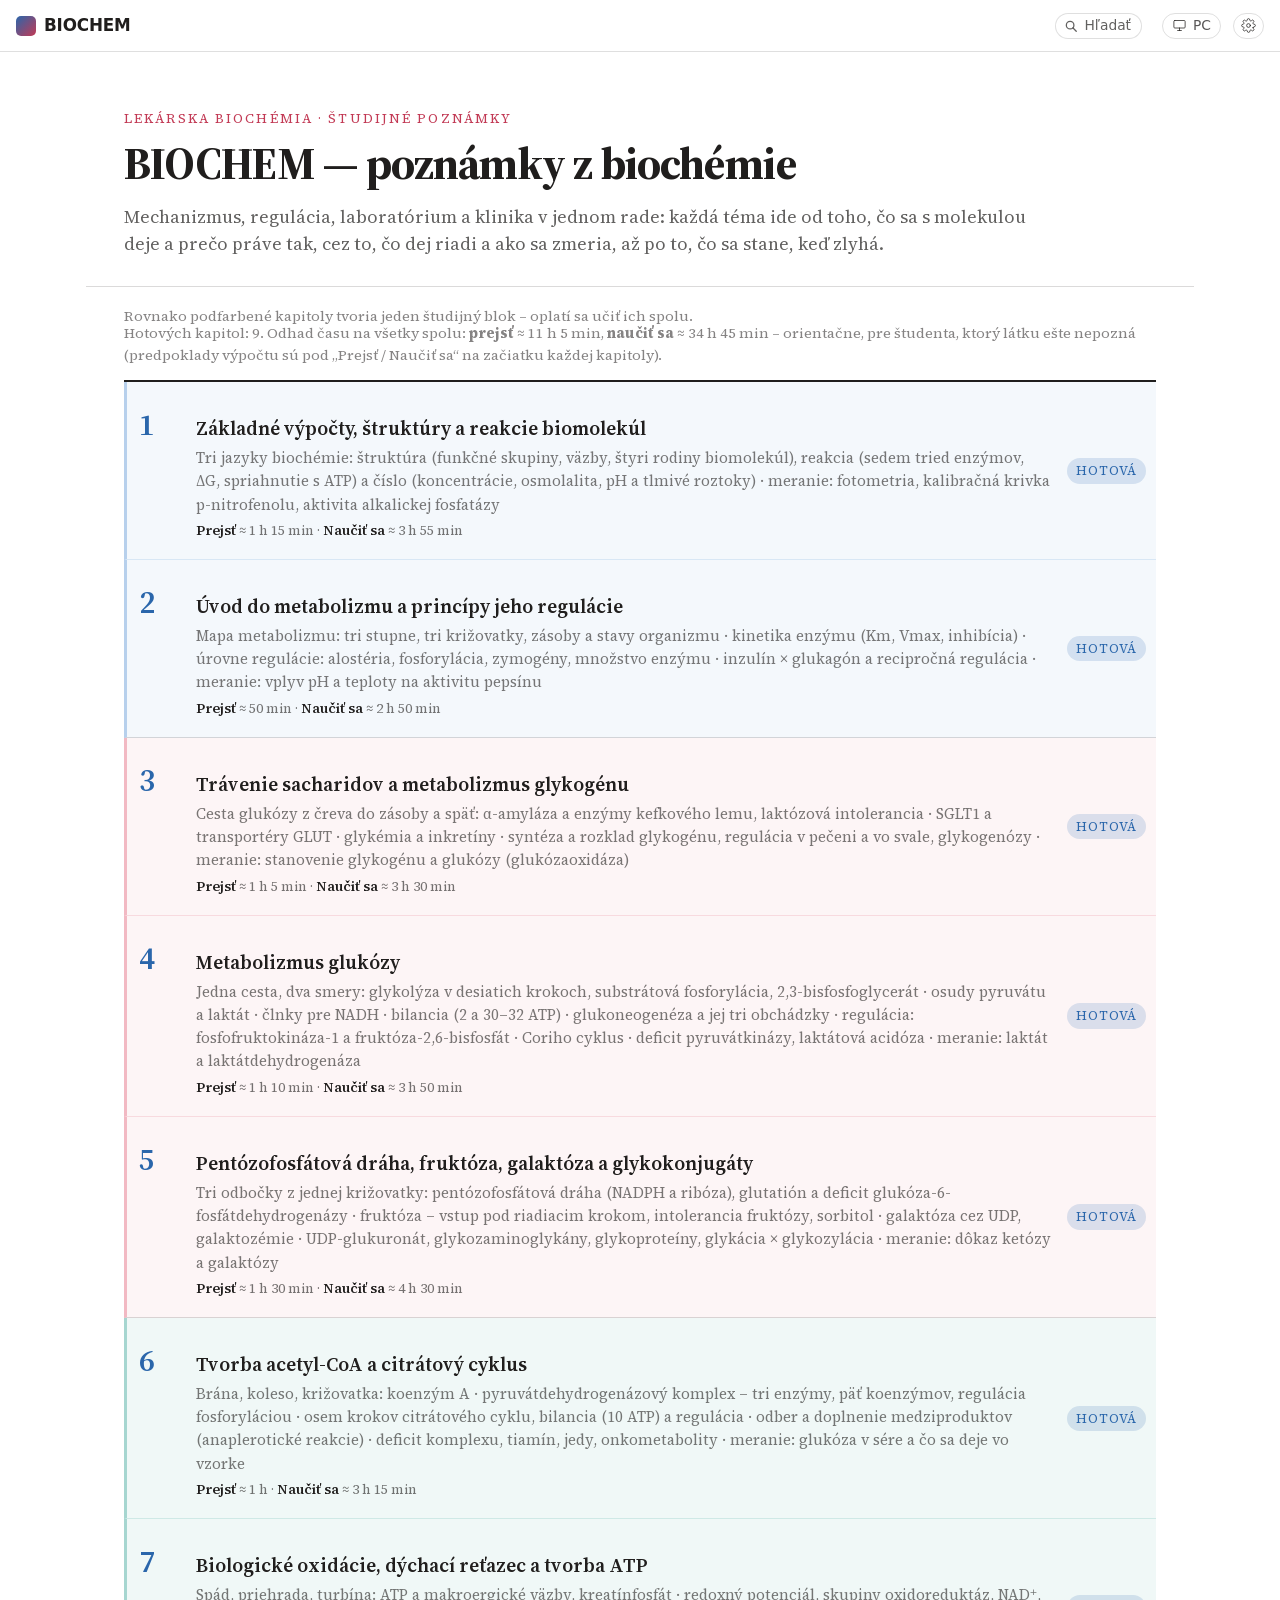
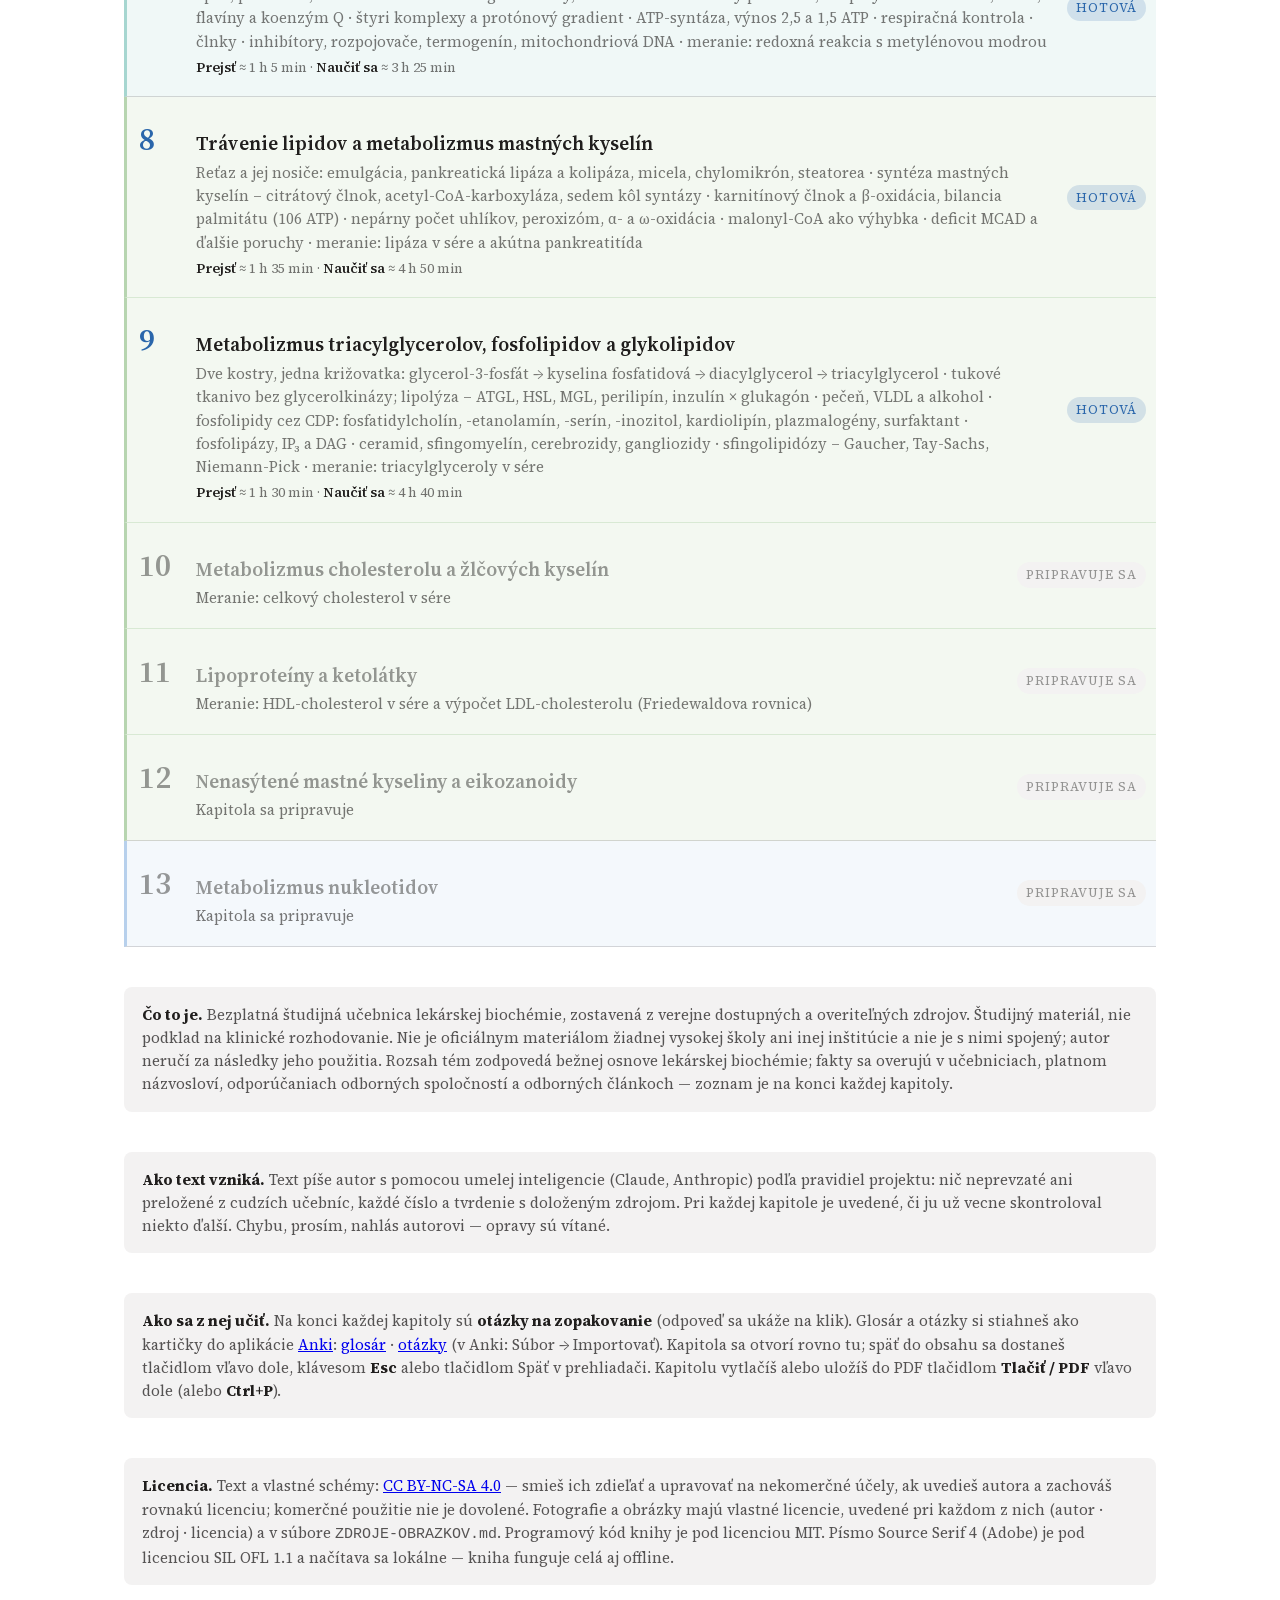
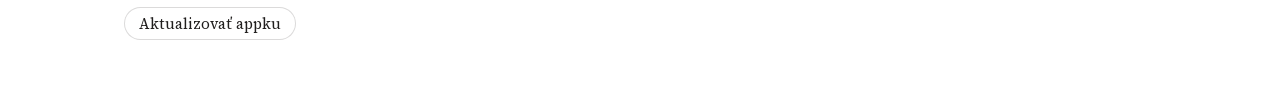
<file: index.html>
<!DOCTYPE html>
<html lang="sk">
<head>
<meta charset="utf-8">
<meta name="viewport" content="width=device-width, initial-scale=1">
<title>BIOCHEM — poznámky z biochémie</title>
<script>/* F5 na otvorenej kapitole (#NN_…): čítač hneď bez prelínania a bez prebliknutia obsahu knihy */if(/^#\/?\d\d[a-z]?_/.test(location.hash)){document.documentElement.classList.add("rd-boot");setTimeout(function(){document.documentElement.classList.remove("rd-boot")},3000)}</script>
<script src="assets/js/view-early.js"></script>
<link rel="stylesheet" href="assets/fonts/fonts.css">
<link rel="stylesheet" href="assets/styles/site.css">
<link rel="stylesheet" href="assets/styles/view-toggle.css">
<style>
:root{
  --color-bg:#f3f2f2;--color-text:#201e1d;--color-accent:#0088b0;--color-accent-2:#d6006c;
  --color-divider:color-mix(in srgb,#201e1d 16%,transparent);
  --font-heading:"Source Serif 4",system-ui,serif;--font-body:"Source Serif 4",system-ui,serif;
}
*{box-sizing:border-box}
body{margin:0;background:#fff;color:var(--color-text);font-family:var(--font-body);line-height:1.55}
.cover{max-width:calc(900px*var(--z,1));margin:0 auto;padding:56px 24px 72px}
.cover-hero{margin:0 -0.4in;padding:0 0.4in 28px;border-bottom:1px solid var(--color-divider)}
.cover-eyebrow{font-size:calc(11px*var(--z,1));letter-spacing:.16em;text-transform:uppercase;color:var(--color-accent-2)}
.cover h1{font-family:var(--font-heading);font-size:calc(38px*var(--z,1));line-height:1.1;letter-spacing:-.02em;margin:10px 0 14px}
.cover .lede{font-size:calc(15px*var(--z,1));color:color-mix(in srgb,var(--color-text) 70%,transparent);max-width:52em;margin:0}
.toc-list{list-style:none;margin:28px 0 0;padding:0;border-top:2px solid var(--color-text)}
.toc-list li{border-bottom:1px solid var(--color-divider)}
.toc-list a{display:flex;align-items:baseline;gap:16px;padding:18px 10px 18px 4px;text-decoration:none;color:var(--color-text);
  transition:background .16s ease,padding-left .16s ease,padding-right .16s ease}
.toc-list a:hover{background:var(--color-bg);padding-left:10px;padding-right:4px}
.toc-list .num{font-family:var(--font-heading);font-size:calc(26px*var(--z,1));font-weight:600;color:var(--color-accent);min-width:1.3em}
.toc-list .meta{flex:1;min-width:0}
.toc-list .meta .t,.toc-list .meta .s{display:block}
.toc-list .meta .t{font-size:calc(16px*var(--z,1));font-weight:600}
.toc-list .meta .s{font-size:calc(12.5px*var(--z,1));color:color-mix(in srgb,var(--color-text) 60%,transparent);margin-top:2px}
.toc-list .status{font-size:calc(10.5px*var(--z,1));letter-spacing:.08em;text-transform:uppercase;padding:3px 9px;border-radius:20px;flex:none;align-self:center}
.status.done{background:color-mix(in srgb,var(--color-accent) 16%,transparent);color:var(--color-accent)}
.status.todo{background:var(--color-bg);color:color-mix(in srgb,var(--color-text) 45%,transparent)}
.toc-list li.disabled .num,.toc-list li.disabled .t{color:color-mix(in srgb,var(--color-text) 45%,transparent)}
.toc-list li.disabled a{cursor:default;pointer-events:none}
/* študijné bloky: kapitoly, ktoré sa učia spolu, majú rovnaké jemné podfarbenie a pásik vľavo;
   štyri tóny sa striedajú, aby sa susedné bloky odlíšili (oranžová ostáva vyhradená pre „Pozor“) */
.toc-list li.blok-a{--blok:color-mix(in srgb,var(--color-accent-300) 15%,#fff);--blok-kraj:var(--color-accent-300)}
.toc-list li.blok-b{--blok:color-mix(in srgb,var(--color-accent-2-300) 15%,#fff);--blok-kraj:var(--color-accent-2-300)}
.toc-list li.blok-c{--blok:#f0f8f7;--blok-kraj:#a6d6d0}
.toc-list li.blok-d{--blok:#f3f8f1;--blok-kraj:#b7d5b0}
.toc-list li[class*="blok-"]{background:var(--blok);border-left:3px solid var(--blok-kraj)}
.toc-list li[class*="blok-"] a{padding-left:12px}
.toc-list li[class*="blok-"] a:hover{background:color-mix(in srgb,var(--blok-kraj) 26%,var(--blok));padding-left:18px}
.toc-list li.blok-spolu{border-bottom-color:color-mix(in srgb,var(--blok-kraj) 45%,transparent)}
.toc-list .meta .cas-l{display:block;margin-top:4px;font-size:calc(11.5px*var(--z,1));color:color-mix(in srgb,var(--color-text) 62%,transparent)}
.toc-list .meta .cas-l b{font-weight:600;color:var(--color-text)}
.toc-note.cas-sum{margin:8px 0 -14px}
.toc-note{margin:18px 0 -14px;font-size:calc(12px*var(--z,1));color:color-mix(in srgb,var(--color-text) 55%,transparent)}
@media print{.toc-list li[class*="blok-"]{background:none}}
.about{margin-top:40px;padding:16px 18px;background:var(--color-bg);border-radius:8px;font-size:calc(12.5px*var(--z,1));color:color-mix(in srgb,var(--color-text) 75%,transparent)}
.about b{color:var(--color-text)}
/* vynútená aktualizácia offline appky (assets/js/pwa.js); skryté, kým nebeží service worker (napr. z file://) */
.app-update{display:flex;flex-wrap:wrap;align-items:center;gap:8px 14px;margin-top:22px;font-size:calc(12.5px*var(--z,1));
  color:color-mix(in srgb,var(--color-text) 60%,transparent)}
.app-update[hidden]{display:none}
.app-update button{padding:8px 14px;border-radius:20px;border:1px solid var(--color-divider);background:#fff;
  color:var(--color-text);font:inherit;line-height:1;cursor:pointer;transition:background .15s ease,border-color .15s ease}
.app-update button:hover{background:var(--color-bg);border-color:var(--color-accent)}
.app-update button:disabled{opacity:.55;cursor:default}
@media print{.app-update{display:none}}
/* inštalácia offline appky (assets/js/pwa.js): tlačidlo vpravo na lište; skryté, kým prehliadač inštaláciu
   neponúkne, a v už nainštalovanej appke */
.app-install{display:inline-flex;align-items:center;gap:6px;flex:none;padding:7px 12px;border-radius:20px;
  border:1px solid var(--color-accent);background:var(--color-accent);color:#fff;font:inherit;font-size:calc(12.5px*var(--z,1));
  line-height:1;white-space:nowrap;cursor:pointer;transition:background .15s ease,border-color .15s ease}
.app-install:hover{background:color-mix(in srgb,var(--color-accent) 86%,#000);border-color:color-mix(in srgb,var(--color-accent) 86%,#000)}
.app-install svg{width:14px;height:14px;flex:none;fill:none;stroke:currentColor;stroke-width:1.8;stroke-linecap:round;stroke-linejoin:round}
.app-install-tip{position:absolute;top:calc(100% + 6px);right:12px;width:max-content;max-width:min(270px,calc(100vw - 24px));
  padding:10px 12px;border:1px solid var(--color-divider);border-radius:8px;background:#fff;box-shadow:0 3px 14px rgba(0,0,0,.14);
  font-size:calc(12.5px*var(--z,1));line-height:1.4;color:var(--color-text)}
.app-install[hidden],.app-install-tip[hidden]{display:none}
/* presah hlavičky do strán (0,4 in) sa zmestí až od ≈ 1110 px (šírka .cover rastie s mierkou písma --z); na užšom okne smie siahať najviac po okraj .cover,
   inak je stránka širšia než displej a na tablete sa posúva do strán – aj s kapitolou otvorenou v ráme */
@media(max-width:1120px){.cover-hero{margin:0 -24px;padding:0 24px 28px}}
@media(max-width:820px){.cover-hero{margin:0 -16px;padding:0 16px 22px}}
@media(max-width:600px){.cover h1{font-size:calc(28px*var(--z,1))}.cover{padding:36px 18px 56px}}
@media print{.cover-hero{margin:0;padding:0 0 20px}}

/* ══ bezšvové otvorenie kapitoly ══════════════════════════════════════
   Kapitola sa načíta do rámu preloženého cez lobby a prelne sa doň —
   žiadne bliknutie bielej stránky ako pri bežnom odkaze. Odkazy zostávajú
   skutočné <a href>, takže Ctrl/stredný klik aj vypnutý JS fungujú
   klasicky. Adresu drží #hash (nie pushState), aby to fungovalo aj z
   file:// bez servera. */
#lobby{transition:opacity .26s ease}
body.reading{overflow:hidden}
/* lobby sa len stratí, nezväčšuje sa: zväčšené (scale > 1) presahovalo okno, dotykový prehliadač podľa neho
   rozšíril stránku aj rám s kapitolou a tá sa potom dala posúvať do strán */
body.reading #lobby{opacity:0}

.reader{
  position:fixed;inset:0;z-index:80;background:#fff;
  opacity:0;transform:scale(.988);visibility:hidden;pointer-events:none;
  transition:opacity .26s ease,transform .26s ease,visibility 0s linear .26s;
}
.reader.open{opacity:1;transform:none;visibility:visible;pointer-events:auto;transition-delay:0s}
html.rd-boot #lobby{visibility:hidden}
html.rd-boot .reader{opacity:1;transform:none;visibility:visible;pointer-events:auto;transition:none}
.reader iframe{position:absolute;inset:0;display:block;width:100%;height:100%;border:0;background:transparent}
/* prepnutie kapitoly: nový rám sa načíta pod starým a ukáže sa, až keď je pripravený */
.reader iframe.rd-next{opacity:0;pointer-events:none}
.reader iframe.rd-show{opacity:1;pointer-events:auto}
.reader iframe.rd-back{opacity:1;pointer-events:auto;animation:rd-back .35s cubic-bezier(.2,.7,.2,1)}
@keyframes rd-back{from{opacity:0;transform:translateX(-32px)}to{opacity:1;transform:none}}
@media (prefers-reduced-motion:reduce){.reader iframe.rd-back{animation:none}}

/* neurčitý prúžok, kým sa kapitola načíta */
.reader-load{position:absolute;left:0;right:0;top:0;height:3px;overflow:hidden;opacity:0;transition:opacity .2s ease;pointer-events:none}
.reader-load.on{opacity:1}
.reader-load i{position:absolute;inset:0 auto 0 0;width:40%;
  background:linear-gradient(90deg,var(--color-accent),var(--color-accent-2));
  animation:reader-slide 1.1s ease-in-out infinite}
@keyframes reader-slide{0%{left:-40%}100%{left:100%}}
/* koliesko na bielej ploche, kým rám ešte nič nevykreslil (kapitola si potom kreslí vlastné, rovnaké) */
.reader-spin{position:absolute;left:50%;top:50%;width:34px;height:34px;margin:-17px 0 0 -17px;box-sizing:border-box;
  border:3px solid color-mix(in srgb,var(--color-accent) 18%,transparent);border-top-color:var(--color-accent);border-radius:50%;
  opacity:0;transition:opacity .2s ease;pointer-events:none;animation:rd-spin .8s linear infinite}
.reader-load.on~.reader-spin{opacity:1}
@keyframes rd-spin{to{transform:rotate(360deg)}}

/* plávajúce ovládanie — vľavo dole, mimo hlavičky aj ukazovateľa postupu */
.reader-ctl{
  position:absolute;left:14px;bottom:14px;z-index:2;display:flex;gap:6px;
  font-family:var(--site-font,system-ui,sans-serif);
}
.reader-ctl button,.reader-ctl a{
  display:inline-flex;align-items:center;gap:6px;
  padding:7px 12px;border-radius:20px;border:1px solid var(--color-divider);
  background:color-mix(in srgb,#fff 92%,transparent);
  -webkit-backdrop-filter:blur(8px);backdrop-filter:blur(8px);
  color:var(--color-text);font:inherit;font-size:calc(12.5px*var(--z,1));line-height:1;
  text-decoration:none;cursor:pointer;box-shadow:0 3px 14px rgba(0,0,0,.14);
  transition:background .15s ease,border-color .15s ease;
}
.reader-ctl button:hover,.reader-ctl a:hover{background:#fff;border-color:var(--color-accent)}
.reader-ctl .hint{opacity:.55;font-size:calc(11px*var(--z,1))}
@media(max-width:600px){.reader-ctl .hint,.reader-ctl a{display:none}}

@media (prefers-reduced-motion:reduce){
  #lobby,.reader{transition:none}
  .reader-load i{animation:none;width:100%}
  .reader-spin{animation:none}
  .toc-list a{transition:none}
}
/* pri tlači z lobby nikdy netlačíme prekryv */
@media print{.reader{display:none!important}body.reading #lobby{opacity:1;transform:none}}
/* tlač z menu prehliadača počas čítania kapitoly: rám sa vytlačiť nedá,
   tak namiesto obsahu knihy vytlačíme pokyn (Ctrl+P a tlačidlo tlačia kapitolu) */
.print-hint{display:none}
@media print{
  body.reading #lobby{display:none!important}
  body.reading .print-hint{display:block;font-family:var(--font-body);font-size:14pt;line-height:1.5;padding:2cm 1cm}
}
@media print{.site-header{display:none}}
</style>
<link rel="stylesheet" href="assets/styles/palette.css">
<link rel="manifest" href="manifest.json">
<meta name="theme-color" content="#2a66ab">
<meta name="pf-book" content="biochem">
<meta name="pf-subject" content="lekárskej biochémie">
<meta name="pf-admin-port" content="8788">
<link rel="icon" href="assets/img/icon-32.png">
<link rel="apple-touch-icon" href="assets/img/icon-180.png">
<meta name="apple-mobile-web-app-capable" content="yes">
<meta name="apple-mobile-web-app-title" content="BIOCHEM">
<script src="assets/js/pwa.js" defer></script>
</head>
<body>
<!-- Súbor je GENEROVANÝ nástrojom tools/build.js z hub.json a tools/hub.template.html — uprav hub.json, nie tento súbor. -->

<div id="lobby">
  <header class="site-header">
    <a class="brand" href="index.html"><span class="mark" aria-hidden="true"></span>BIOCHEM</a>
    <span class="spacer"></span>
    <button type="button" class="app-install" id="appInstall" aria-controls="appInstallTip" hidden><svg viewBox="0 0 16 16" aria-hidden="true"><path d="M8 2v8M4.5 6.5 8 10l3.5-3.5M2.5 13.5h11"/></svg>Stiahnuť appku</button>
    <div class="app-install-tip" id="appInstallTip" role="status" hidden>Ťukni na <b>Zdieľať</b> (štvorec so šípkou nahor) a vyber <b>Pridať na plochu</b>. Appka potom funguje aj bez internetu.</div>
  </header>

  <div class="cover">
    <div class="cover-hero">
      <div class="cover-eyebrow">Lekárska biochémia · študijné poznámky</div>
      <h1>BIOCHEM — poznámky z biochémie</h1>
      <p class="lede">Mechanizmus, regulácia, laboratórium a klinika v jednom rade: každá téma ide od toho, čo sa s molekulou deje a prečo práve tak, cez to, čo dej riadi a ako sa zmeria, až po to, čo sa stane, keď zlyhá.</p>
    </div>

    <p class="toc-note">Rovnako podfarbené kapitoly tvoria jeden študijný blok – oplatí sa učiť ich spolu.</p>
    <p class="toc-note cas-sum">Hotových kapitol: 9. Odhad času na všetky spolu: <b>prejsť</b> ≈ 11 h 5 min, <b>naučiť sa</b> ≈ 34 h 45 min – orientačne, pre študenta, ktorý látku ešte nepozná (predpoklady výpočtu sú pod „Prejsť / Naučiť sa“ na začiatku každej kapitoly).</p>
    <ul class="toc-list">
      <li class="blok-a blok-spolu">
        <a href="chapters/01_zaklady_biomolekuly.html">
          <span class="num">1</span>
          <span class="meta">
            <span class="t">Základné výpočty, štruktúry a reakcie biomolekúl</span>
            <span class="s">Tri jazyky biochémie: štruktúra (funkčné skupiny, väzby, štyri rodiny biomolekúl), reakcia (sedem tried enzýmov, ΔG, spriahnutie s ATP) a číslo (koncentrácie, osmolalita, pH a tlmivé roztoky) · meranie: fotometria, kalibračná krivka p-nitrofenolu, aktivita alkalickej fosfatázy</span>
            <span class="cas-l"><b>Prejsť</b> ≈ 1 h 15 min · <b>Naučiť sa</b> ≈ 3 h 55 min</span>
          </span>
          <span class="status done">Hotová</span>
        </a>
      </li>
      <li class="blok-a">
        <a href="chapters/02_uvod_regulacia_metabolizmu.html">
          <span class="num">2</span>
          <span class="meta">
            <span class="t">Úvod do metabolizmu a princípy jeho regulácie</span>
            <span class="s">Mapa metabolizmu: tri stupne, tri križovatky, zásoby a stavy organizmu · kinetika enzýmu (Km, Vmax, inhibícia) · úrovne regulácie: alostéria, fosforylácia, zymogény, množstvo enzýmu · inzulín × glukagón a recipročná regulácia · meranie: vplyv pH a teploty na aktivitu pepsínu</span>
            <span class="cas-l"><b>Prejsť</b> ≈ 50 min · <b>Naučiť sa</b> ≈ 2 h 50 min</span>
          </span>
          <span class="status done">Hotová</span>
        </a>
      </li>
      <li class="blok-b blok-spolu">
        <a href="chapters/03_sacharidy_glykogen.html">
          <span class="num">3</span>
          <span class="meta">
            <span class="t">Trávenie sacharidov a metabolizmus glykogénu</span>
            <span class="s">Cesta glukózy z čreva do zásoby a späť: α-amyláza a enzýmy kefkového lemu, laktózová intolerancia · SGLT1 a transportéry GLUT · glykémia a inkretíny · syntéza a rozklad glykogénu, regulácia v pečeni a vo svale, glykogenózy · meranie: stanovenie glykogénu a glukózy (glukózaoxidáza)</span>
            <span class="cas-l"><b>Prejsť</b> ≈ 1 h 5 min · <b>Naučiť sa</b> ≈ 3 h 30 min</span>
          </span>
          <span class="status done">Hotová</span>
        </a>
      </li>
      <li class="blok-b blok-spolu">
        <a href="chapters/04_metabolizmus_glukozy.html">
          <span class="num">4</span>
          <span class="meta">
            <span class="t">Metabolizmus glukózy</span>
            <span class="s">Jedna cesta, dva smery: glykolýza v desiatich krokoch, substrátová fosforylácia, 2,3-bisfosfoglycerát · osudy pyruvátu a laktát · člnky pre NADH · bilancia (2 a 30–32 ATP) · glukoneogenéza a jej tri obchádzky · regulácia: fosfofruktokináza-1 a fruktóza-2,6-bisfosfát · Coriho cyklus · deficit pyruvátkinázy, laktátová acidóza · meranie: laktát a laktátdehydrogenáza</span>
            <span class="cas-l"><b>Prejsť</b> ≈ 1 h 10 min · <b>Naučiť sa</b> ≈ 3 h 50 min</span>
          </span>
          <span class="status done">Hotová</span>
        </a>
      </li>
      <li class="blok-b">
        <a href="chapters/05_pentozy_fruktoza_galaktoza.html">
          <span class="num">5</span>
          <span class="meta">
            <span class="t">Pentózofosfátová dráha, fruktóza, galaktóza a glykokonjugáty</span>
            <span class="s">Tri odbočky z jednej križovatky: pentózofosfátová dráha (NADPH a ribóza), glutatión a deficit glukóza-6-fosfátdehydrogenázy · fruktóza – vstup pod riadiacim krokom, intolerancia fruktózy, sorbitol · galaktóza cez UDP, galaktozémie · UDP-glukuronát, glykozaminoglykány, glykoproteíny, glykácia × glykozylácia · meranie: dôkaz ketózy a galaktózy</span>
            <span class="cas-l"><b>Prejsť</b> ≈ 1 h 30 min · <b>Naučiť sa</b> ≈ 4 h 30 min</span>
          </span>
          <span class="status done">Hotová</span>
        </a>
      </li>
      <li class="blok-c blok-spolu">
        <a href="chapters/06_acetyl_coa_citratovy_cyklus.html">
          <span class="num">6</span>
          <span class="meta">
            <span class="t">Tvorba acetyl-CoA a citrátový cyklus</span>
            <span class="s">Brána, koleso, križovatka: koenzým A · pyruvátdehydrogenázový komplex – tri enzýmy, päť koenzýmov, regulácia fosforyláciou · osem krokov citrátového cyklu, bilancia (10 ATP) a regulácia · odber a doplnenie medziproduktov (anaplerotické reakcie) · deficit komplexu, tiamín, jedy, onkometabolity · meranie: glukóza v sére a čo sa deje vo vzorke</span>
            <span class="cas-l"><b>Prejsť</b> ≈ 1 h · <b>Naučiť sa</b> ≈ 3 h 15 min</span>
          </span>
          <span class="status done">Hotová</span>
        </a>
      </li>
      <li class="blok-c">
        <a href="chapters/07_biologicke_oxidacie.html">
          <span class="num">7</span>
          <span class="meta">
            <span class="t">Biologické oxidácie, dýchací reťazec a tvorba ATP</span>
            <span class="s">Spád, priehrada, turbína: ATP a makroergické väzby, kreatínfosfát · redoxný potenciál, skupiny oxidoreduktáz, NAD⁺, flavíny a koenzým Q · štyri komplexy a protónový gradient · ATP-syntáza, výnos 2,5 a 1,5 ATP · respiračná kontrola · člnky · inhibítory, rozpojovače, termogenín, mitochondriová DNA · meranie: redoxná reakcia s metylénovou modrou</span>
            <span class="cas-l"><b>Prejsť</b> ≈ 1 h 5 min · <b>Naučiť sa</b> ≈ 3 h 25 min</span>
          </span>
          <span class="status done">Hotová</span>
        </a>
      </li>
      <li class="blok-d blok-spolu">
        <a href="chapters/08_lipidy_mastne_kyseliny.html">
          <span class="num">8</span>
          <span class="meta">
            <span class="t">Trávenie lipidov a metabolizmus mastných kyselín</span>
            <span class="s">Reťaz a jej nosiče: emulgácia, pankreatická lipáza a kolipáza, micela, chylomikrón, steatorea · syntéza mastných kyselín – citrátový člnok, acetyl-CoA-karboxyláza, sedem kôl syntázy · karnitínový člnok a β-oxidácia, bilancia palmitátu (106 ATP) · nepárny počet uhlíkov, peroxizóm, α- a ω-oxidácia · malonyl-CoA ako výhybka · deficit MCAD a ďalšie poruchy · meranie: lipáza v sére a akútna pankreatitída</span>
            <span class="cas-l"><b>Prejsť</b> ≈ 1 h 35 min · <b>Naučiť sa</b> ≈ 4 h 50 min</span>
          </span>
          <span class="status done">Hotová</span>
        </a>
      </li>
      <li class="blok-d blok-spolu">
        <a href="chapters/09_tag_fosfolipidy_glykolipidy.html">
          <span class="num">9</span>
          <span class="meta">
            <span class="t">Metabolizmus triacylglycerolov, fosfolipidov a glykolipidov</span>
            <span class="s">Dve kostry, jedna križovatka: glycerol-3-fosfát → kyselina fosfatidová → diacylglycerol → triacylglycerol · tukové tkanivo bez glycerolkinázy; lipolýza – ATGL, HSL, MGL, perilipín, inzulín × glukagón · pečeň, VLDL a alkohol · fosfolipidy cez CDP: fosfatidylcholín, -etanolamín, -serín, -inozitol, kardiolipín, plazmalogény, surfaktant · fosfolipázy, IP₃ a DAG · ceramid, sfingomyelín, cerebrozidy, gangliozidy · sfingolipidózy – Gaucher, Tay-Sachs, Niemann-Pick · meranie: triacylglyceroly v sére</span>
            <span class="cas-l"><b>Prejsť</b> ≈ 1 h 30 min · <b>Naučiť sa</b> ≈ 4 h 40 min</span>
          </span>
          <span class="status done">Hotová</span>
        </a>
      </li>
      <li class="disabled blok-d blok-spolu"><a><span class="num">10</span><span class="meta"><span class="t">Metabolizmus cholesterolu a žlčových kyselín</span> <span class="s">Meranie: celkový cholesterol v sére</span></span><span class="status todo">Pripravuje sa</span></a></li>
      <li class="disabled blok-d blok-spolu"><a><span class="num">11</span><span class="meta"><span class="t">Lipoproteíny a ketolátky</span> <span class="s">Meranie: HDL-cholesterol v sére a výpočet LDL-cholesterolu (Friedewaldova rovnica)</span></span><span class="status todo">Pripravuje sa</span></a></li>
      <li class="disabled blok-d"><a><span class="num">12</span><span class="meta"><span class="t">Nenasýtené mastné kyseliny a eikozanoidy</span> <span class="s">Kapitola sa pripravuje</span></span><span class="status todo">Pripravuje sa</span></a></li>
      <li class="disabled blok-a"><a><span class="num">13</span><span class="meta"><span class="t">Metabolizmus nukleotidov</span> <span class="s">Kapitola sa pripravuje</span></span><span class="status todo">Pripravuje sa</span></a></li>
    </ul>

    <p class="about"><b>Čo to je.</b> Bezplatná študijná učebnica lekárskej biochémie, zostavená z verejne dostupných a overiteľných zdrojov. Študijný materiál, nie podklad na klinické rozhodovanie. Nie je oficiálnym materiálom žiadnej vysokej školy ani inej inštitúcie a nie je s nimi spojený; autor neručí za následky jeho použitia. Rozsah tém zodpovedá bežnej osnove lekárskej biochémie; fakty sa overujú v učebniciach, platnom názvosloví, odporúčaniach odborných spoločností a odborných článkoch — zoznam je na konci každej kapitoly.</p>
    <p class="about"><b>Ako text vzniká.</b> Text píše autor s pomocou umelej inteligencie (Claude, Anthropic) podľa pravidiel projektu: nič neprevzaté ani preložené z cudzích učebníc, každé číslo a tvrdenie s doloženým zdrojom. Pri každej kapitole je uvedené, či ju už vecne skontroloval niekto ďalší. Chybu, prosím, nahlás autorovi — opravy sú vítané.</p>
    <p class="about"><b>Ako sa z nej učiť.</b> Na konci každej kapitoly sú <b>otázky na zopakovanie</b> (odpoveď sa ukáže na klik). Glosár a otázky si stiahneš ako kartičky do aplikácie <a href="https://apps.ankiweb.net/" target="_blank" rel="noopener noreferrer">Anki</a>: <a href="anki/glosar.txt" download>glosár</a> · <a href="anki/otazky.txt" download>otázky</a> (v Anki: Súbor → Importovať). Kapitola sa otvorí rovno tu; späť do obsahu sa dostaneš tlačidlom vľavo dole, klávesom <b>Esc</b> alebo tlačidlom Späť v prehliadači. Kapitolu vytlačíš alebo uložíš do PDF tlačidlom <b>Tlačiť / PDF</b> vľavo dole (alebo <b>Ctrl+P</b>).</p>
    <p class="about"><b>Licencia.</b> Text a vlastné schémy: <a href="https://creativecommons.org/licenses/by-nc-sa/4.0/deed.sk" target="_blank" rel="noopener noreferrer">CC BY-NC-SA 4.0</a> — smieš ich zdieľať a upravovať na nekomerčné účely, ak uvedieš autora a zachováš rovnakú licenciu; komerčné použitie nie je dovolené. Fotografie a obrázky majú vlastné licencie, uvedené pri každom z nich (autor · zdroj · licencia) a v súbore <code>ZDROJE-OBRAZKOV.md</code>. Programový kód knihy je pod licenciou MIT. Písmo Source Serif 4 (Adobe) je pod licenciou SIL OFL 1.1 a načítava sa lokálne — kniha funguje celá aj offline.</p>
    <div class="app-update" id="appUpdate" hidden>
      <button type="button" id="appUpdateBtn">Aktualizovať appku</button>
      <span id="appUpdateInfo" role="status" aria-live="polite"></span>
    </div>
  </div>
</div>

<div class="print-hint"><b>Takto sa kapitola nevytlačí.</b><br>Kapitola je otvorená v ráme hlavnej stránky. Zatvor toto okno tlače a použi tlačidlo <b>Tlačiť / PDF</b> vľavo dole alebo klávesy <b>Ctrl+P</b> (na Macu Cmd+P). Prípadne kapitolu otvor cez <b>Otvoriť samostatne</b> a vytlač ju odtiaľ.</div>

<div class="reader" id="reader" aria-hidden="true">
  <div class="reader-load" id="readerLoad"><i></i></div>
  <div class="reader-spin" aria-hidden="true"></div>
  <iframe id="readerFrame" title="Kapitola" src="about:blank"></iframe>
  <div class="reader-ctl">
    <button type="button" id="readerBack">← Obsah <span class="hint">Esc</span></button>
    <button type="button" id="readerPrint">Tlačiť / PDF <span class="hint">Ctrl+P</span></button>
    <a id="readerOpen" href="#" target="_self">Otvoriť samostatne ↗</a>
  </div>
</div>

<script>
(function(){
  "use strict";

  /* Ak sa index otvoril *vnútri* rámu (používateľ klikol na značku
     knihy v hlavičke kapitoly), nechceme lobby v lobby —
     povieme rodičovi, nech rám zavrie. postMessage funguje aj medzi
     file:// dokumentmi, kde priamy prístup do rámu blokuje prehliadač. */
  if (window.top !== window.self) {
    try { window.parent.postMessage("pf:home", "*"); } catch (e) {}
  }

  var reader = document.getElementById("reader");
  var frame  = document.getElementById("readerFrame");
  var load   = document.getElementById("readerLoad");
  var back   = document.getElementById("readerBack");
  var openTo = document.getElementById("readerOpen");
  var lobby  = document.getElementById("lobby");

  var links = Array.prototype.slice.call(
    document.querySelectorAll('.toc-list li:not(.disabled) a[href$=".html"]')
  );
  if (!links.length) return;

  var slugOf = function (href) {
    return href.split("/").pop().replace(/\.html$/, "");
  };

  var bySlug = {};
  links.forEach(function (a) { bySlug[slugOf(a.getAttribute("href"))] = a.getAttribute("href"); });

  var current = null;     // slug práve načítaný v ráme
  var opened  = false;    // otvorili sme rám klikom v tejto relácii?
  var steps   = 0;        // koľko kapitol sme od obsahu otvorili za sebou
  var pendingOpen = null; // kapitola vyžiadaná z náhľadu (assets/js/peek.js)
  var swapping = null;    // rám, ktorý sa práve načítava na výmenu
  var frameSlug = null;   // kapitola, ktorú ukazuje viditeľný rám (pozícia sa ukladá k nej)

  function store(k, v) {
    try {
      if (v === undefined) return sessionStorage.getItem(k);
      sessionStorage.setItem(k, v);
    } catch (e) {}
    return null;
  }
  var RELOAD = (function () {
    try { var n = performance.getEntriesByType("navigation")[0]; return !!n && n.type === "reload"; } catch (e) { return false; }
  })();

  /* adresa kapitoly s pozíciou (?y=, ?a= = odsek, ktorý bol hore; assets/js/peek.js)
     a kotvou; kapitola ?y= a ?a= po načítaní odstráni */
  function srcOf(href, y, hash, a) {
    return href + (y > 0 ? "?y=" + Math.round(y) + (a ? "&a=" + encodeURIComponent(a) : "") : "") + (hash || "");
  }
  function savedSrc(href, slug) {
    return srcOf(href, +store("hub-y:" + slug) || 0, "", store("hub-a:" + slug) || "");
  }

  /* Nový dokument do rámu vždy v novom <iframe>: zmena src už načítaného
     rámu pridá záznam do histórie celej karty a „← Obsah“ / Späť by potom
     vrátili len rám. Prvé načítanie nového rámu žiadny záznam nepridá. */
  function freshFrame(src) {
    var nf = document.createElement("iframe");
    nf.id = "readerFrame";
    nf.title = "Kapitola";
    nf.addEventListener("load", function () { if (frame === nf) load.classList.remove("on"); });
    nf.src = src;
    frame.replaceWith(nf);
    frame = nf;
  }

  /* výmena kapitoly v otvorenom čítači: nový rám sa načíta pod starým,
     ukáže sa až po správe „ready“ (kapitola je vykreslená a na mieste) —
     z náhľadu okamžite (vyzerá rovnako), pri Späť/Vpred s animáciou */
  function swapTo(src, mode, slug) {
    if (swapping) { swapping.el.remove(); swapping = null; }
    var nf = document.createElement("iframe");
    nf.className = "rd-next";
    nf.title = "Kapitola";
    nf.src = src;
    reader.insertBefore(nf, reader.querySelector(".reader-ctl"));
    var sw = { el: nf, done: false };
    sw.finish = function () {
      if (sw.done) return;
      sw.done = true;
      clearTimeout(sw.timer);
      if (swapping === sw) swapping = null;
      var old = frame;
      frame = nf;
      frameSlug = slug;
      nf.classList.add(mode === "back" ? "rd-back" : "rd-show");
      nf.classList.remove("rd-next");
      load.classList.remove("on");
      try { nf.focus(); } catch (e) {}
      setTimeout(function () {
        old.remove();
        nf.classList.remove("rd-show", "rd-back");
        nf.id = "readerFrame";
      }, mode === "back" ? 380 : 60);
    };
    sw.timer = setTimeout(sw.finish, 3000);
    swapping = sw;
  }

  function show(slug) {
    var href = bySlug[slug];
    if (!href) { hide(); return; }
    if (current !== slug) {
      var first = !current || !reader.classList.contains("open");
      var op = pendingOpen && pendingOpen.slug === slug ? pendingOpen : null;
      pendingOpen = null;
      current = slug;
      load.classList.add("on");
      if (op) {
        var ou = srcOf(href, op.y, "", op.a);   // ni=1: po maximalizácii z náhľadu bez úvodnej animácie
        swapTo(ou + (ou.indexOf("?") < 0 ? "?" : "&") + "ni=1" + (op.hash || ""), "open", slug);
      } else if (first) {
        // F5 na otvorenej kapitole → vráť ju tam, kde bola
        freshFrame(RELOAD ? savedSrc(href, slug) : srcOf(href, 0, ""));
        frameSlug = slug;
      } else {
        // Späť / Vpred medzi kapitolami
        swapTo(savedSrc(href, slug), "back", slug);
      }
      RELOAD = false;
    }
    openTo.href = href;
    document.body.classList.add("reading");
    reader.classList.add("open");
    reader.setAttribute("aria-hidden", "false");
    lobby.setAttribute("aria-hidden", "true");
    if ("inert" in HTMLElement.prototype) lobby.inert = true;
    // fókus do rámu, nech klávesnica ovláda kapitolu a nie skrytý zoznam
    setTimeout(function () { try { frame.focus(); } catch (e) {} }, 30);
  }

  function hide() {
    document.body.classList.remove("reading");
    reader.classList.remove("open");
    reader.setAttribute("aria-hidden", "true");
    lobby.removeAttribute("aria-hidden");
    if ("inert" in HTMLElement.prototype) lobby.inert = false;
    load.classList.remove("on");
  }

  function render() {
    var slug = "";
    try { slug = decodeURIComponent(location.hash.replace(/^#\/?/, "")); } catch (e) {}
    if (slug && bySlug[slug]) show(slug); else hide();
  }

  function goHome() {
    // ak sme sem prišli klikom, vrátime sa históriou (tlačidlo Späť ostane
    // konzistentné); pri priamom otvorení odkazu s #hash len hash zmažeme
    if (opened && steps === 1 && history.length > 1) { opened = false; steps = 0; history.back(); }
    else if (location.hash) { location.hash = ""; }
    else { hide(); }
  }

  links.forEach(function (a) {
    a.addEventListener("click", function (e) {
      if (e.defaultPrevented || e.button !== 0 ||
          e.metaKey || e.ctrlKey || e.shiftKey || e.altKey) return;
      e.preventDefault();
      opened = true;
      steps = 1;
      location.hash = slugOf(a.getAttribute("href"));
    });
  });

  frame.addEventListener("load", function () { load.classList.remove("on"); });
  // pri vymenených rámoch zhasne prúžok až finish() v swapTo
  back.addEventListener("click", goHome);

  window.addEventListener("hashchange", render);

  // tlač: rám sa vytlačí sám (kapitola počúva "pf:print", tools/build.js)
  function printChapter() {
    try { frame.contentWindow.postMessage("pf:print", "*"); } catch (e) {}
  }
  document.getElementById("readerPrint").addEventListener("click", printChapter);

  document.addEventListener("keydown", function (e) {
    if (e.key === "Escape" && reader.classList.contains("open")) goHome();
    if ((e.ctrlKey || e.metaKey) && !e.altKey && (e.key === "p" || e.key === "P") &&
        reader.classList.contains("open")) { e.preventDefault(); printChapter(); }
  });

  // kapitola (alebo index v ráme) hlási návrat do obsahu
  var hubTitle = null;
  window.addEventListener("message", function (e) {
    var d = e.data;
    if (d === "pf:home") { current = null; frameSlug = null; freshFrame("about:blank"); goHome(); return; }
    if (!d || typeof d !== "object") return;
    // nový rám hlási, že je vykreslený → ukáž ho
    if (swapping && e.source === swapping.el.contentWindow) {
      if (d.pf === "ready") swapping.finish();
      return;
    }
    if (e.source !== frame.contentWindow) return;
    // tlač kapitoly: predvolený názov súboru = kapitola (tools/build.js), potom späť
    if (d.pf === "title") {
      if (d.title) { if (hubTitle === null) hubTitle = document.title; document.title = String(d.title); }
      else if (hubTitle !== null) { document.title = hubTitle; hubTitle = null; }
      return;
    }
    // kapitola: klik na značku knihy alebo Esc (assets/js/peek.js)
    if (d.pf === "home") { goHome(); return; }
    if (d.pf === "scroll" && frameSlug) {
      store("hub-y:" + frameSlug, String(d.y || 0));
      store("hub-a:" + frameSlug, String(d.a || ""));
    }
    else if (d.pf === "open" && bySlug[d.slug]) {
      // maximalizovaný náhľad: otvor kapitolu tak, aby fungovalo Späť
      pendingOpen = { slug: d.slug, hash: d.hash || "", y: d.y || 0, a: d.a || "" };
      opened = true;
      steps++;
      location.hash = d.slug;
    }
  });

  render();
  // čítač je už otvorený (alebo adresa nebola kapitola) — ďalej bežné prechody
  requestAnimationFrame(function () {
    requestAnimationFrame(function () { document.documentElement.classList.remove("rd-boot"); });
  });
})();
</script>
<script src="assets/js/site.js" defer></script>
<script src="assets/js/view-toggle.js" defer></script>
</body>
</html>
</file>
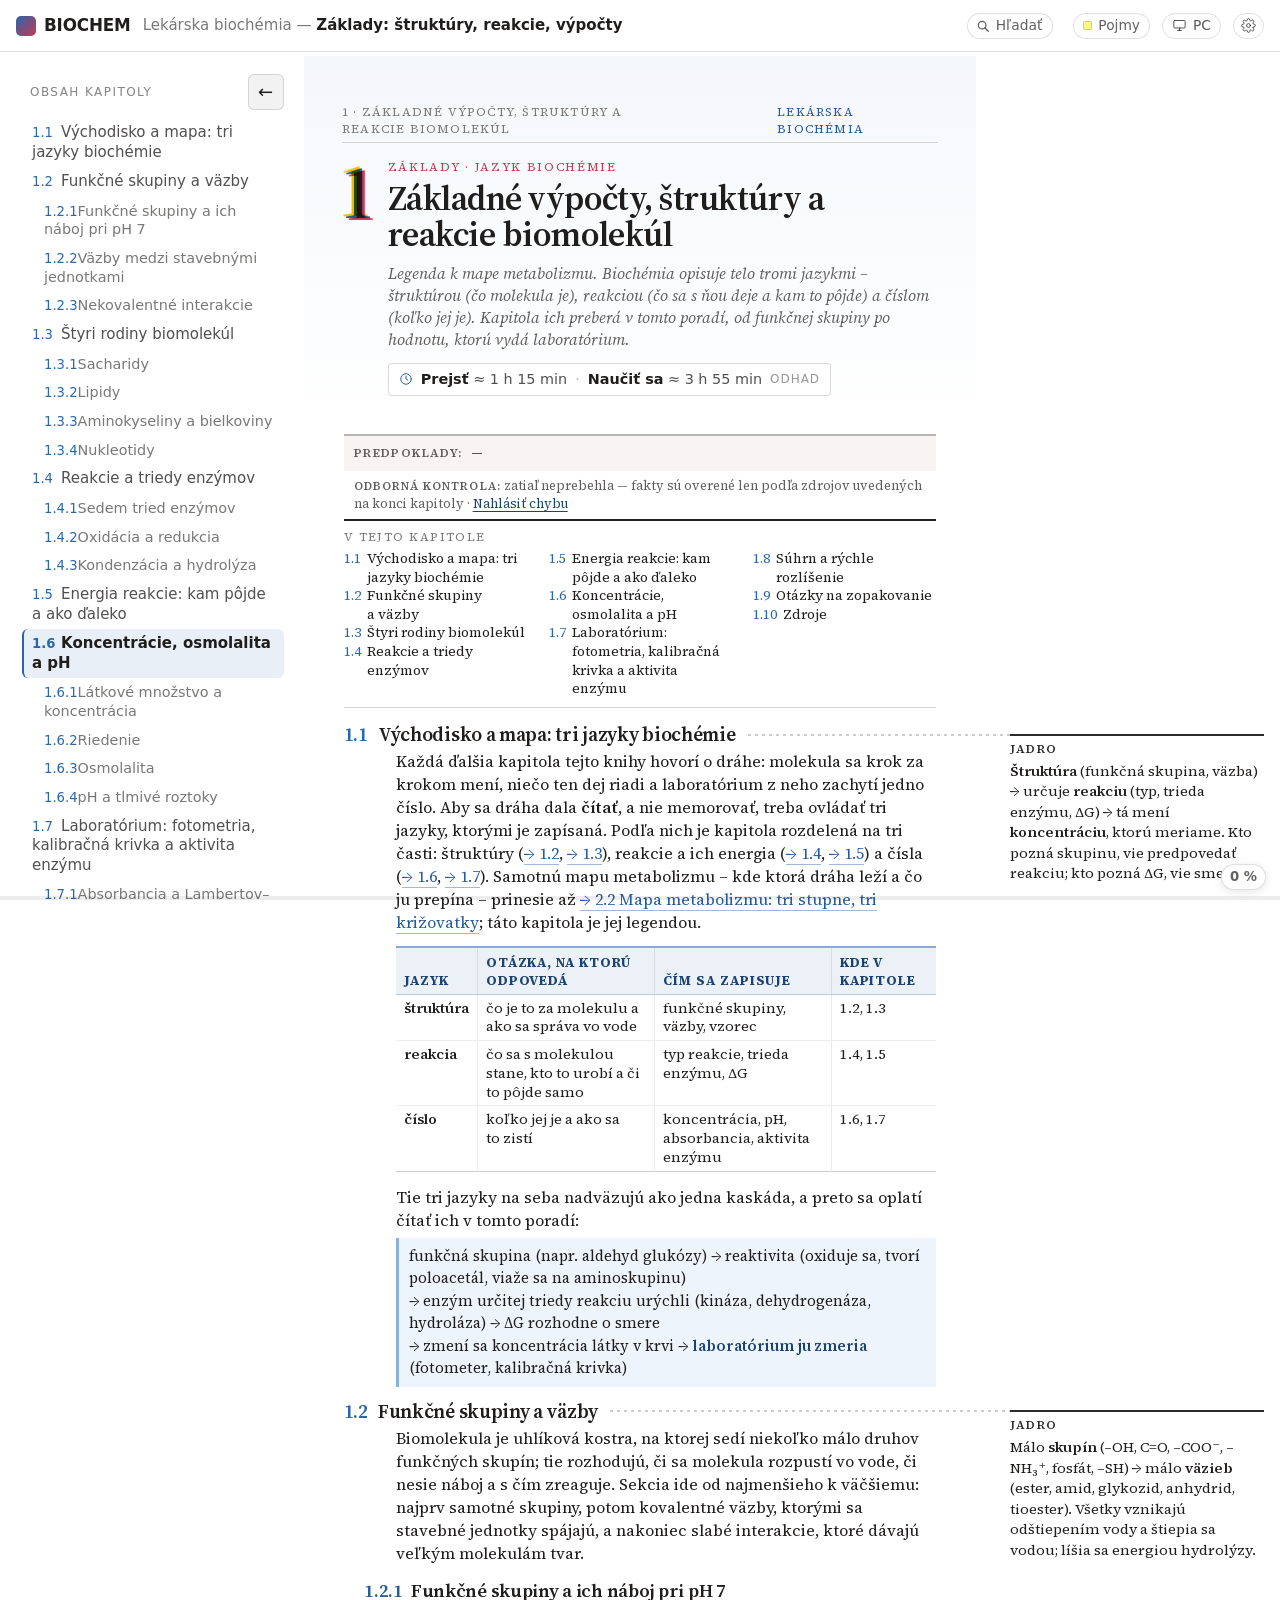
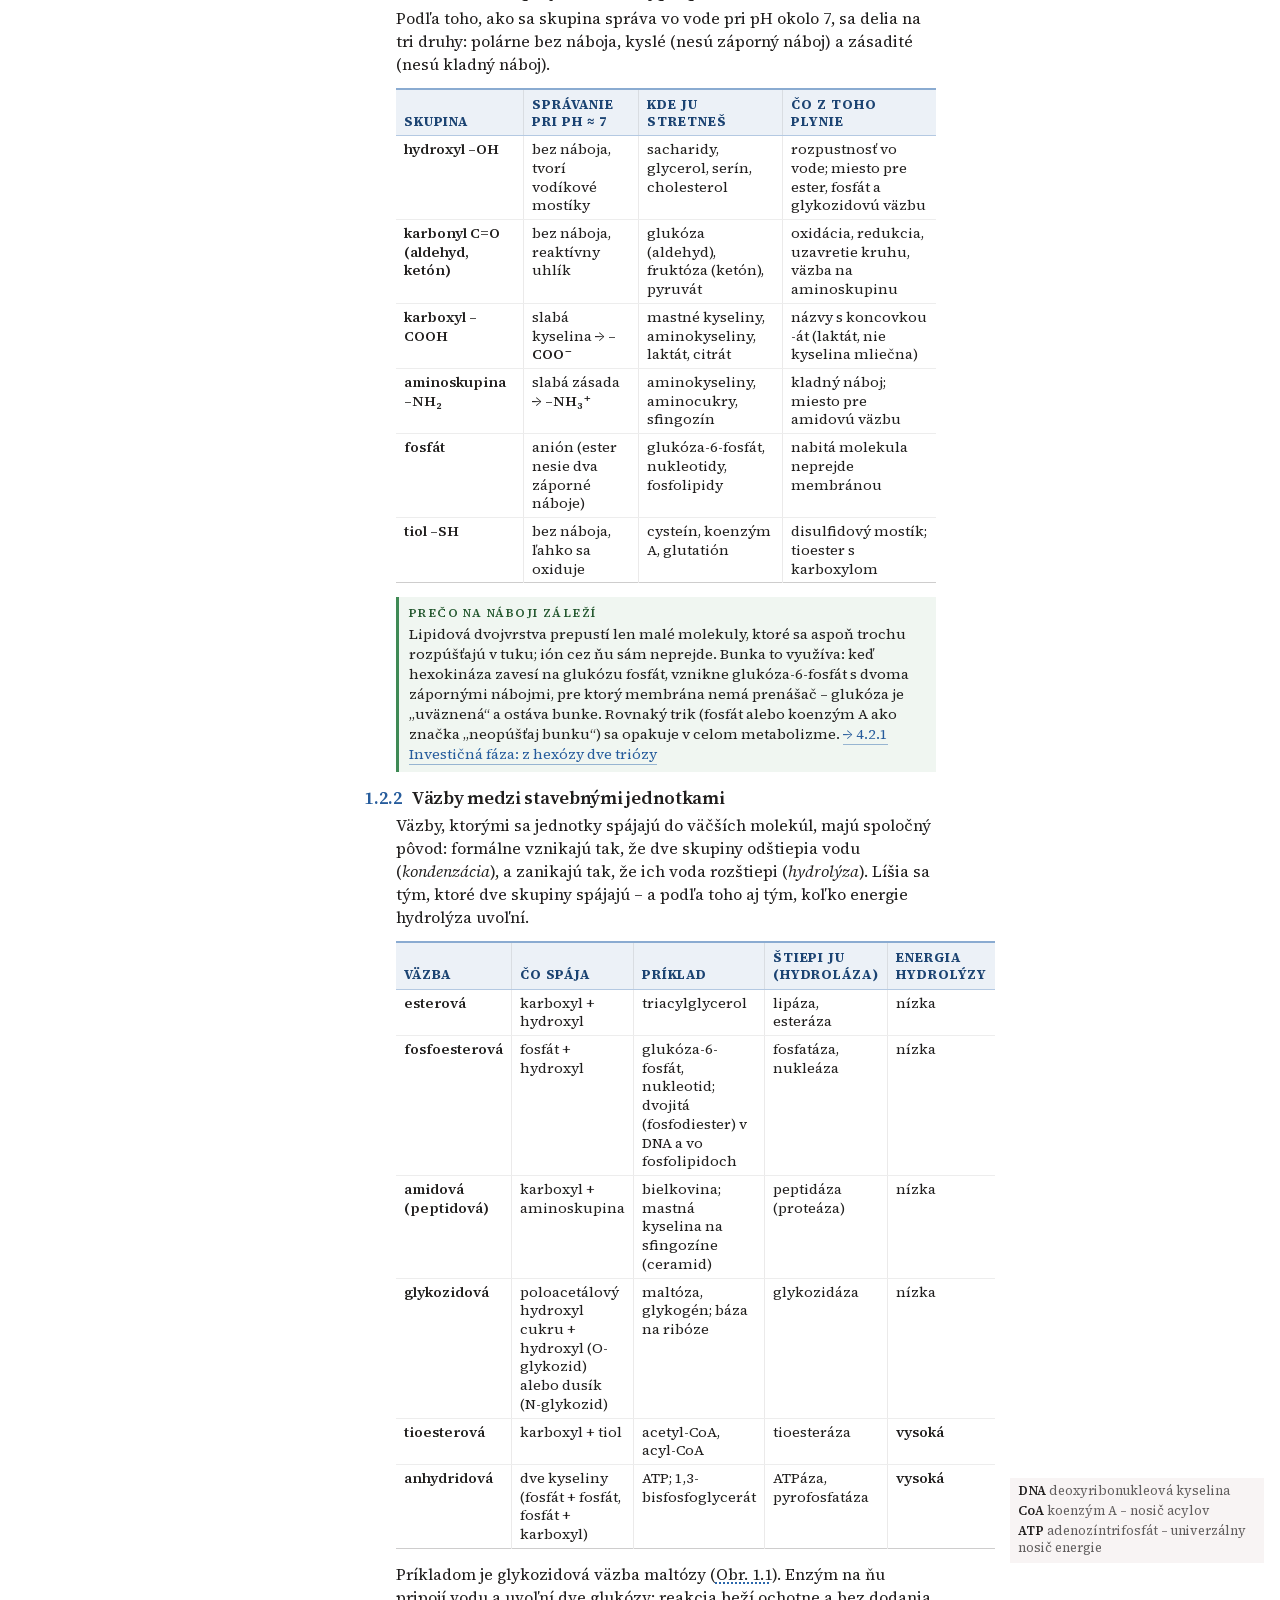
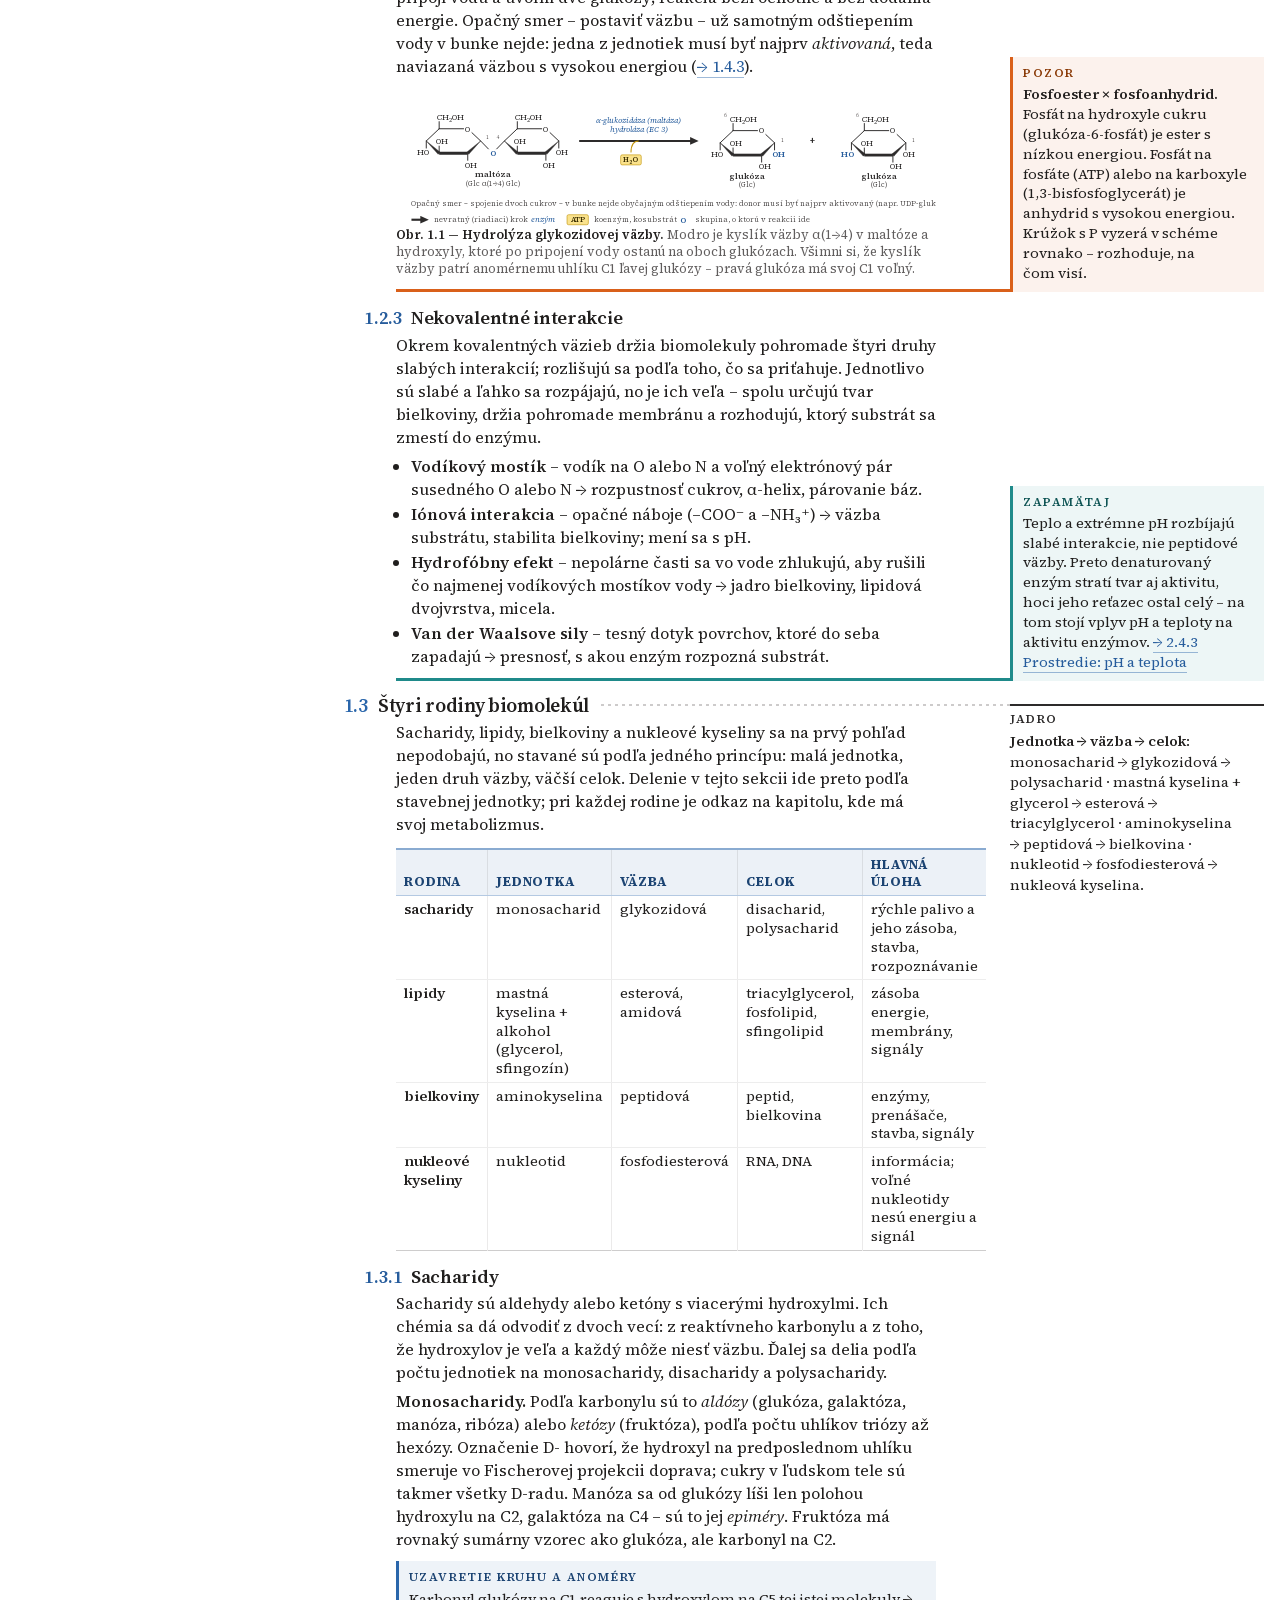
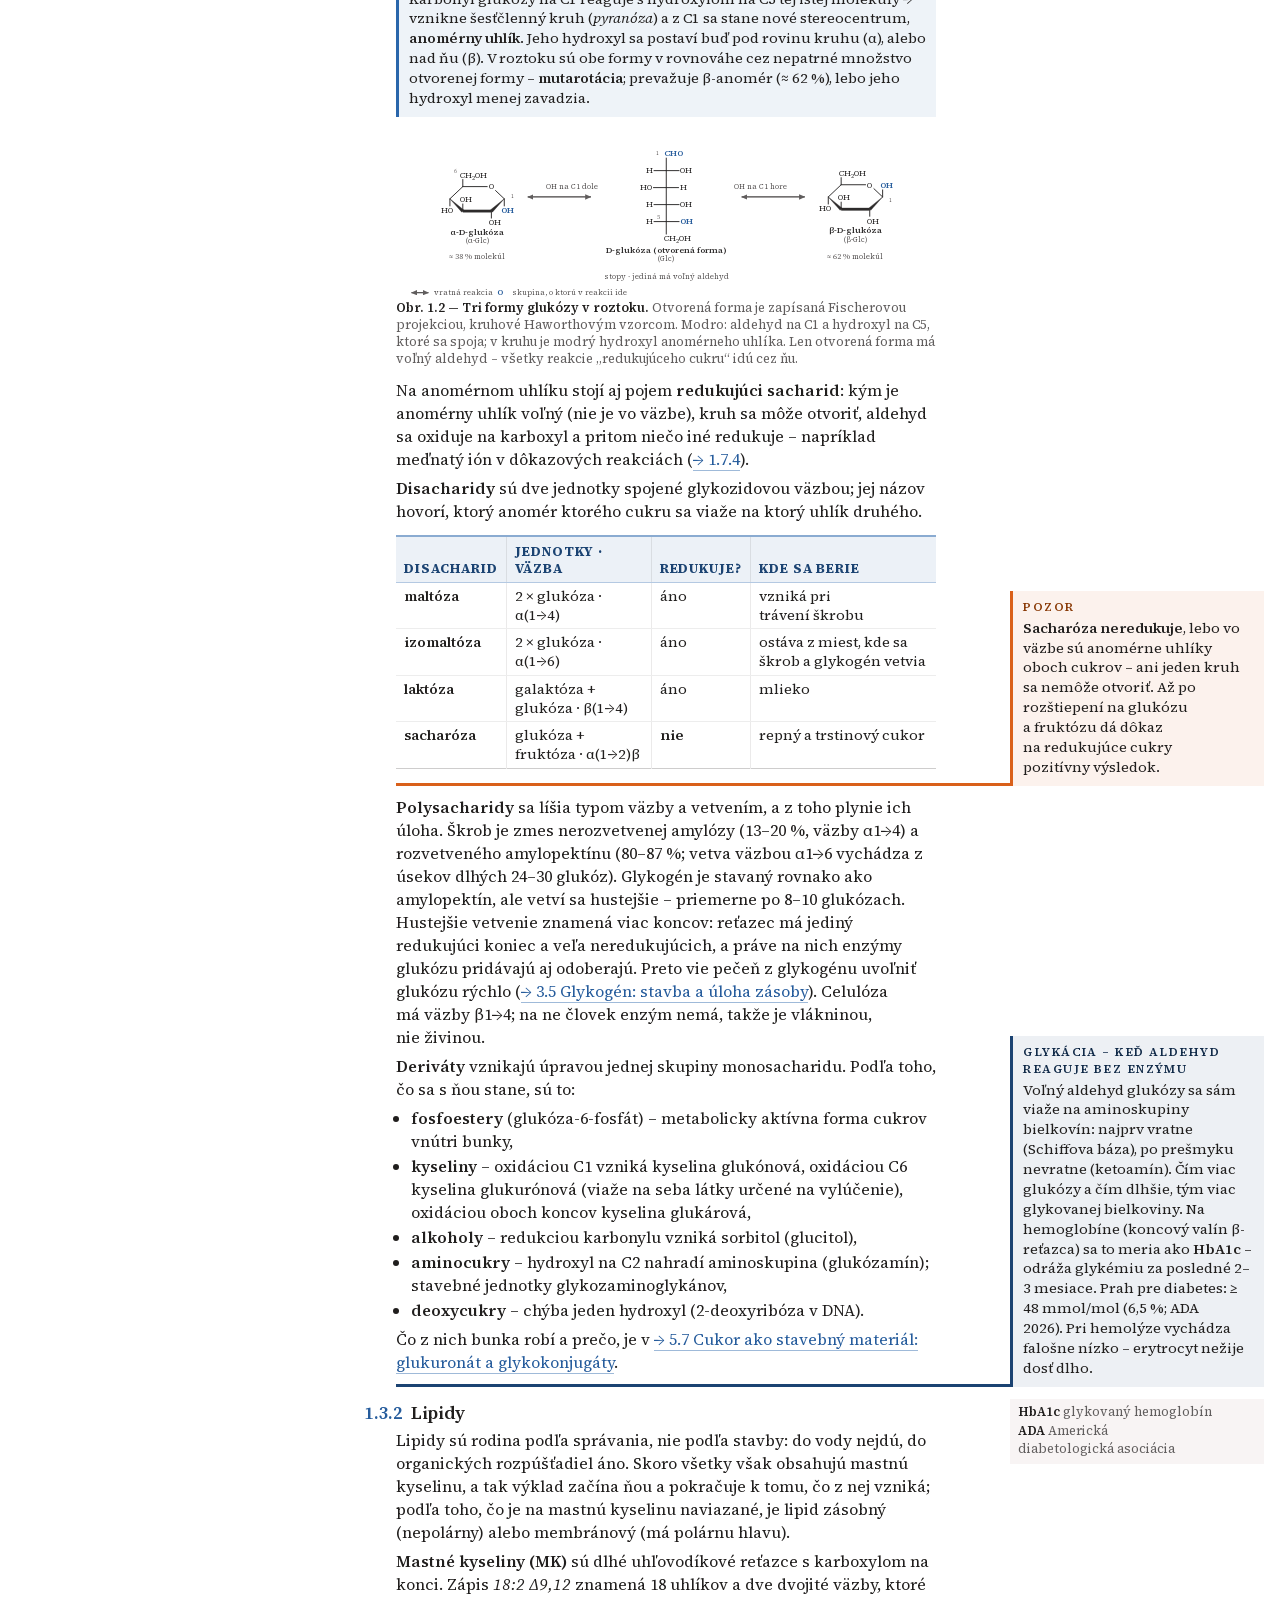
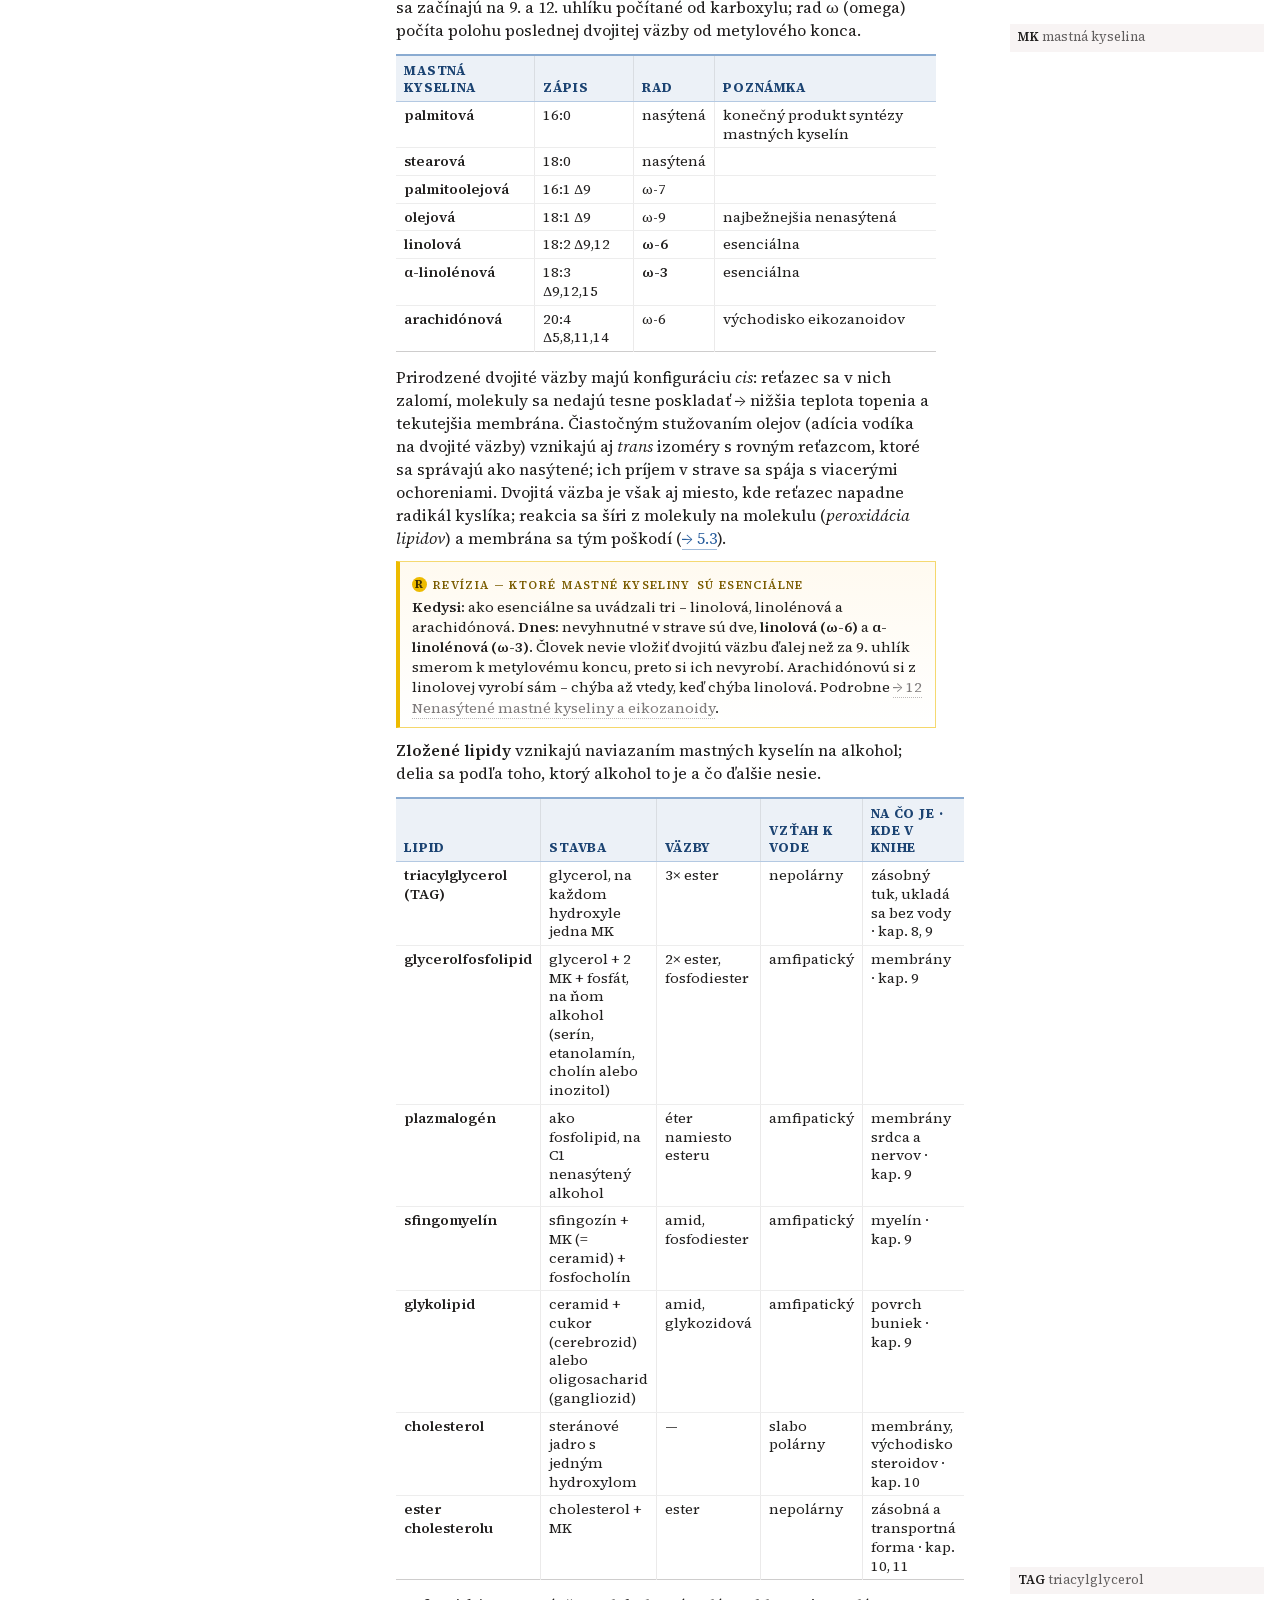
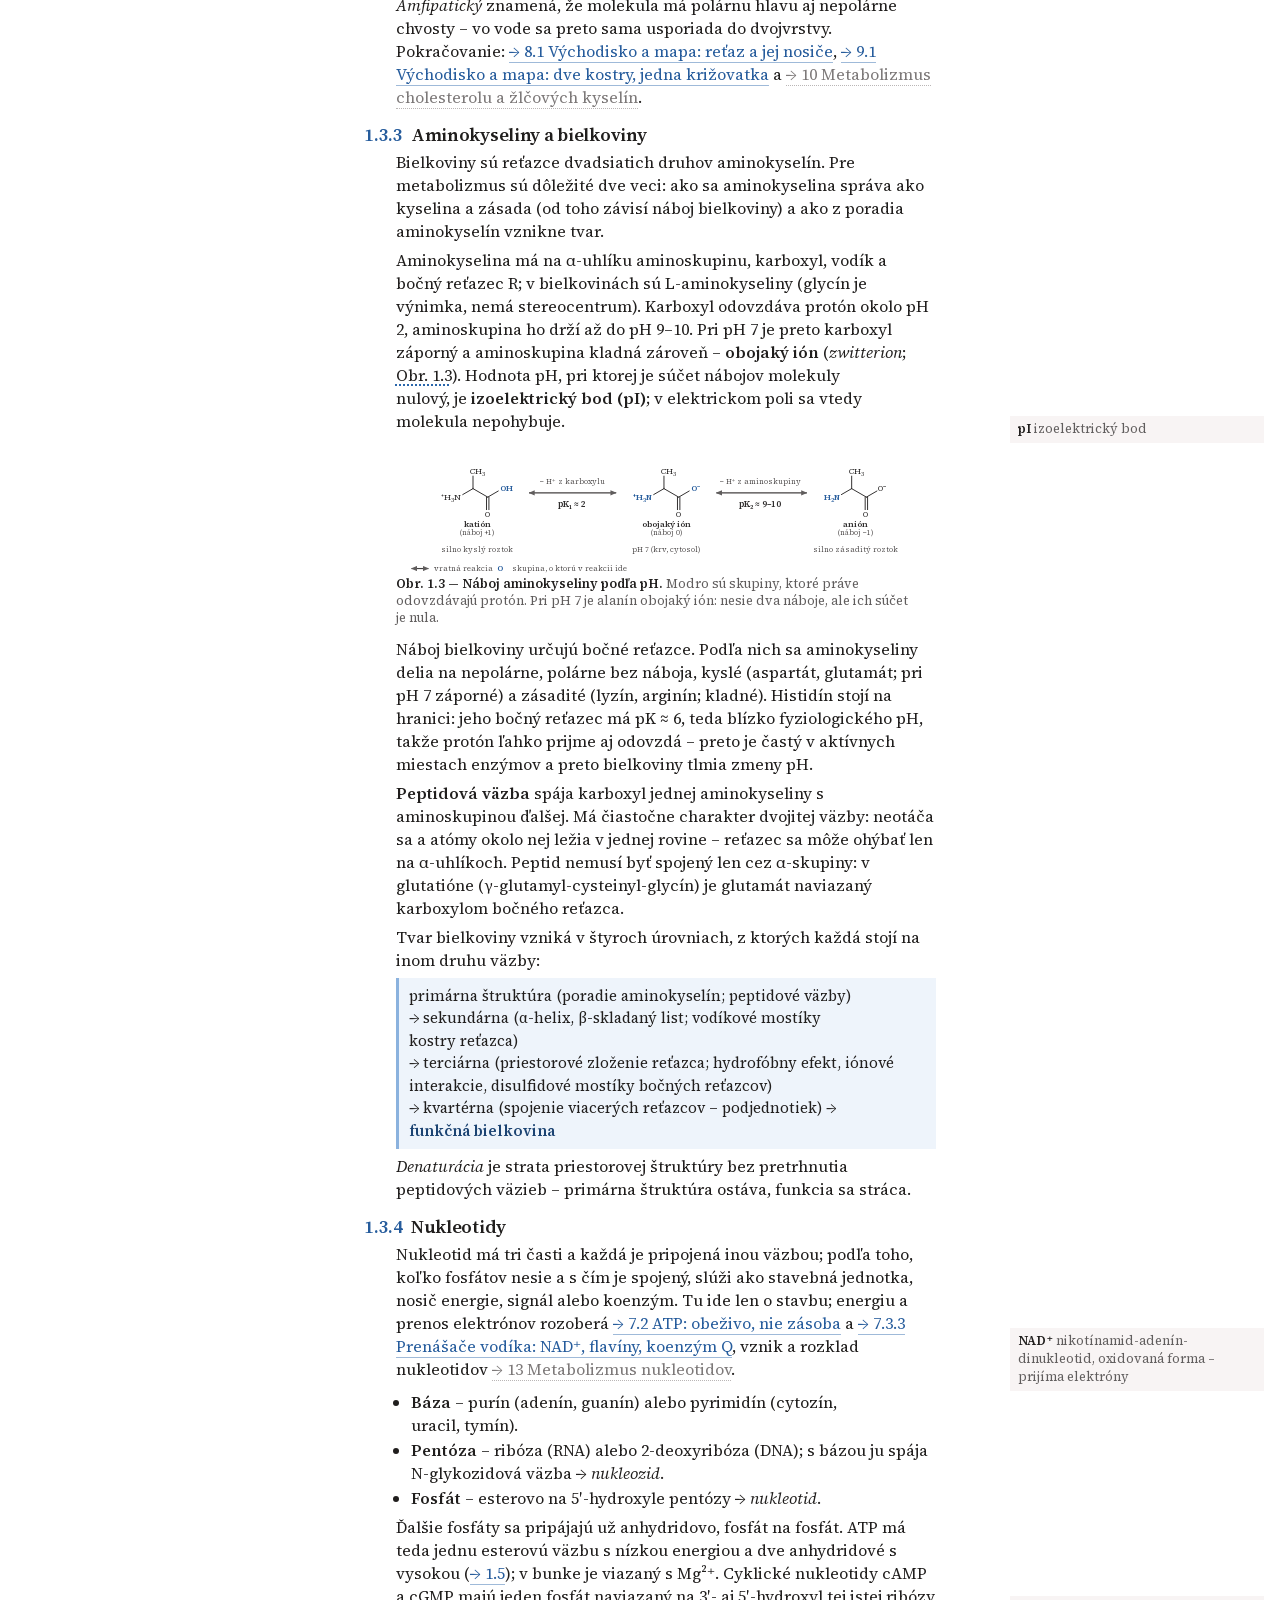
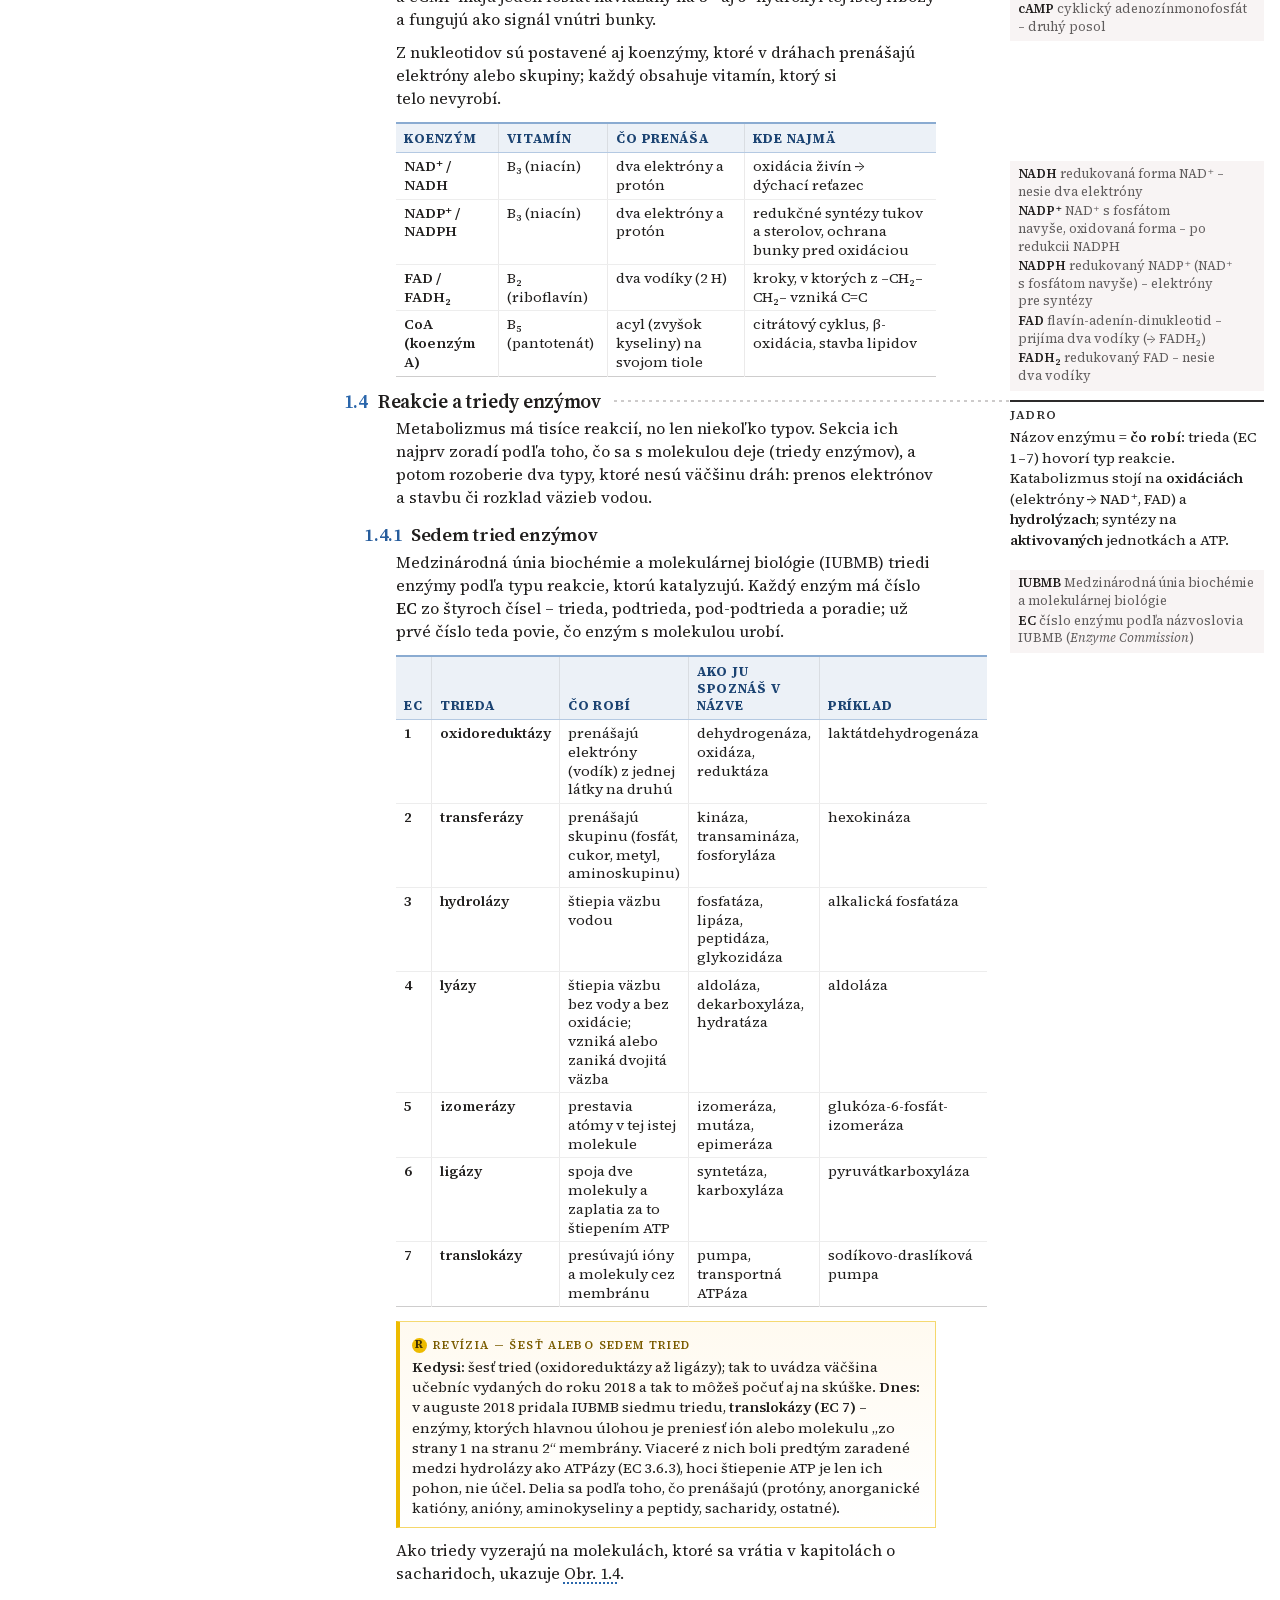
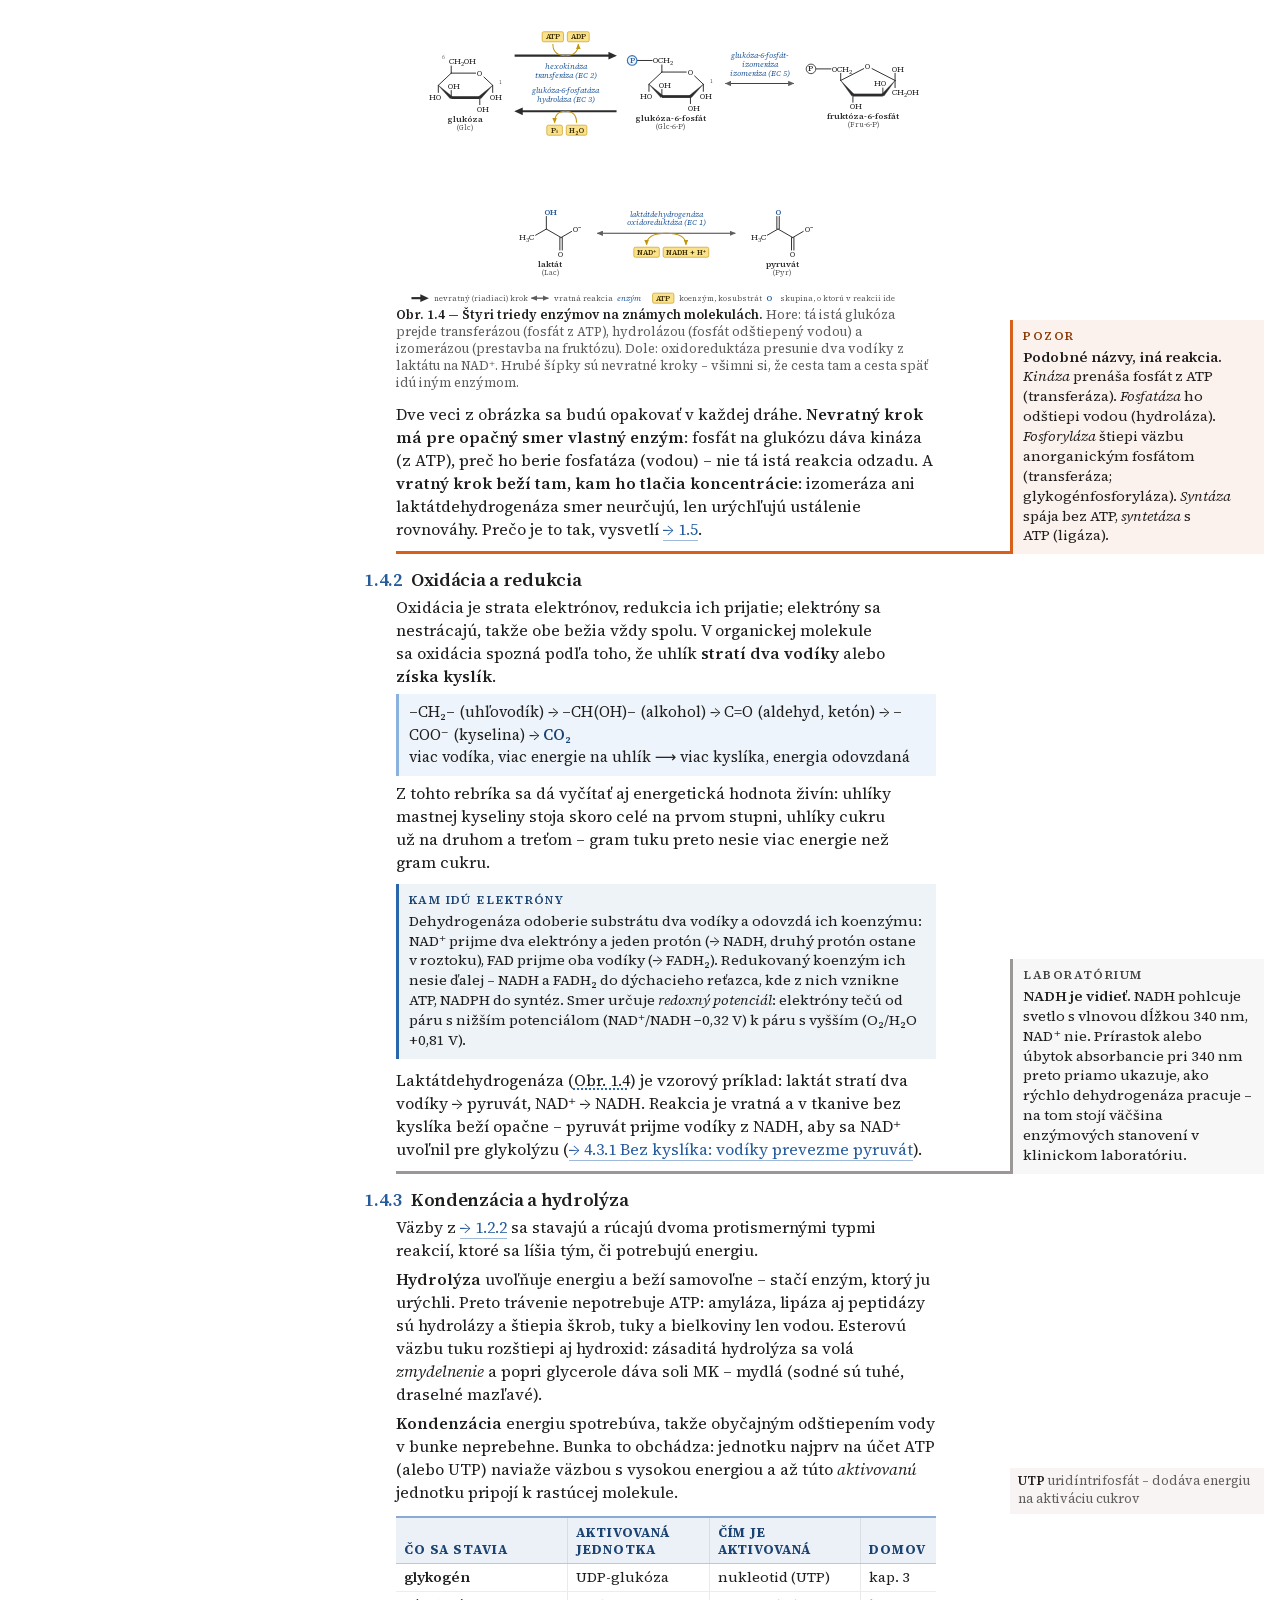
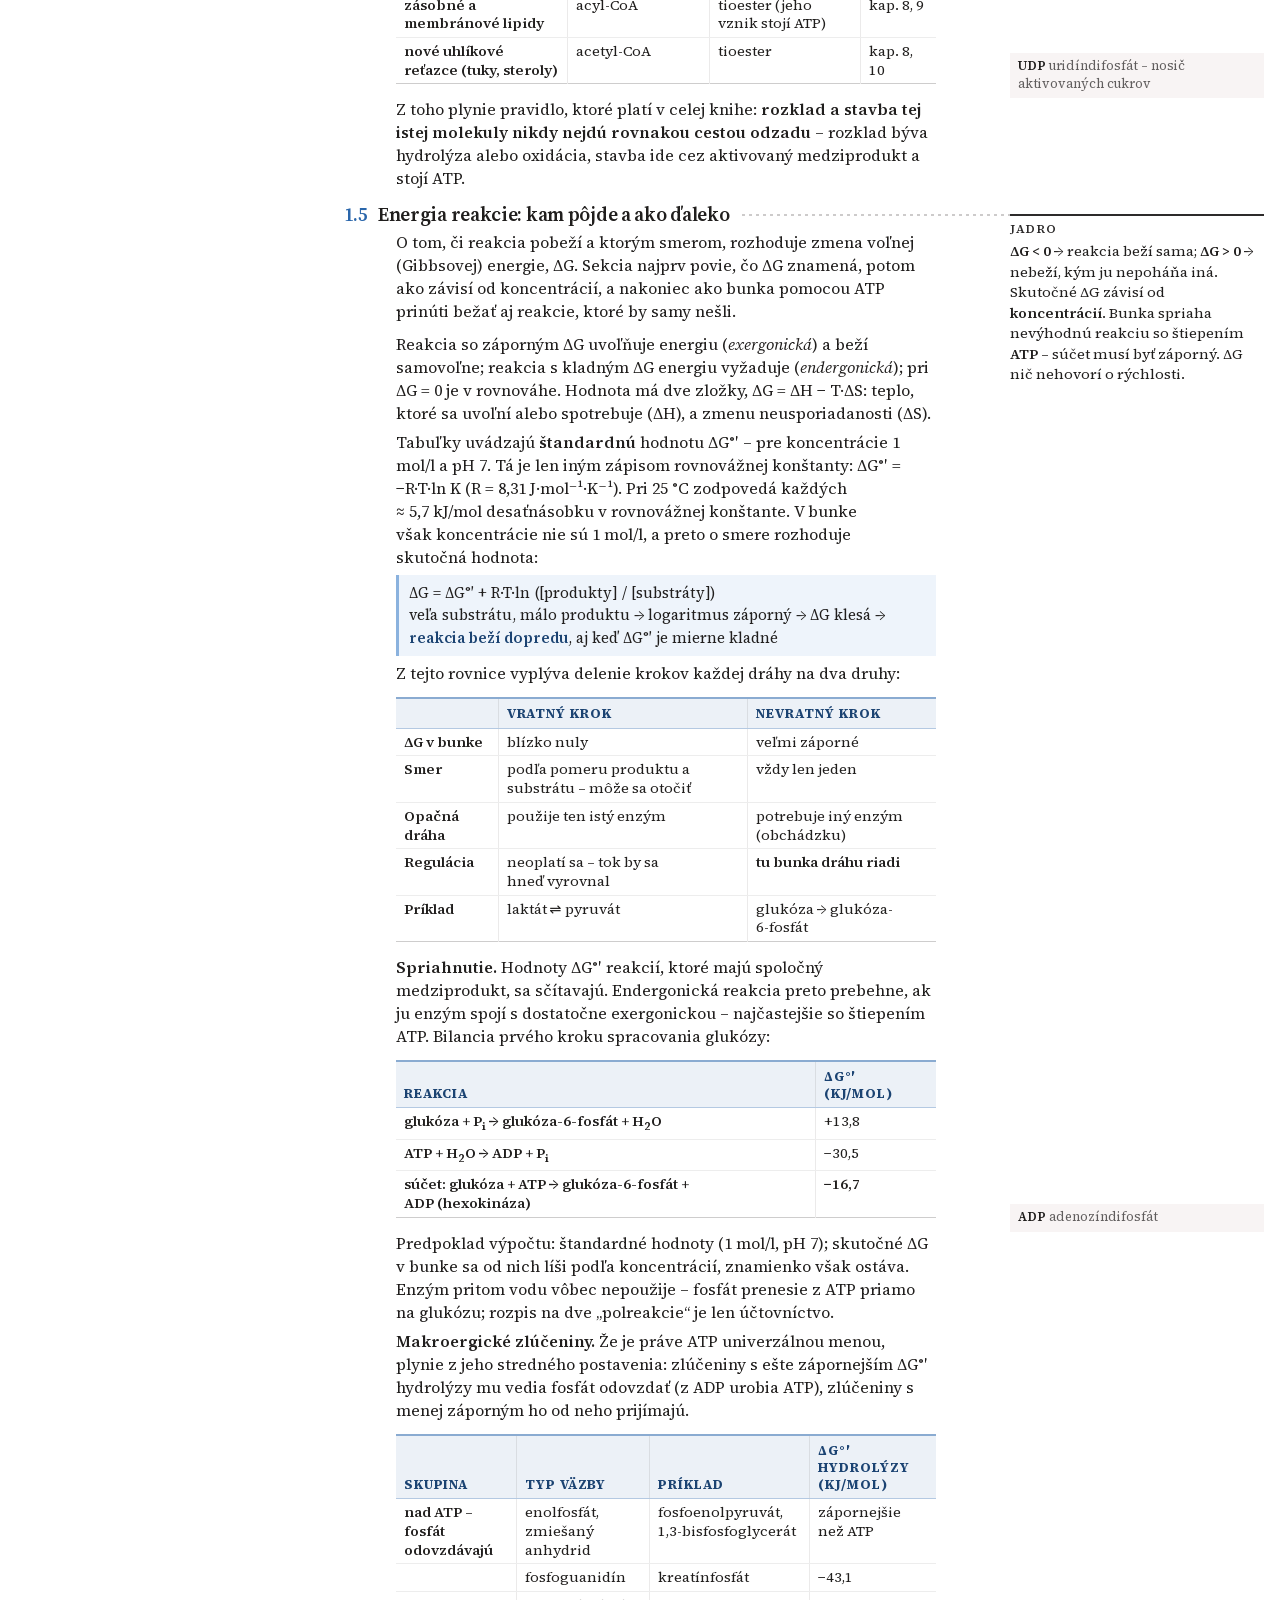
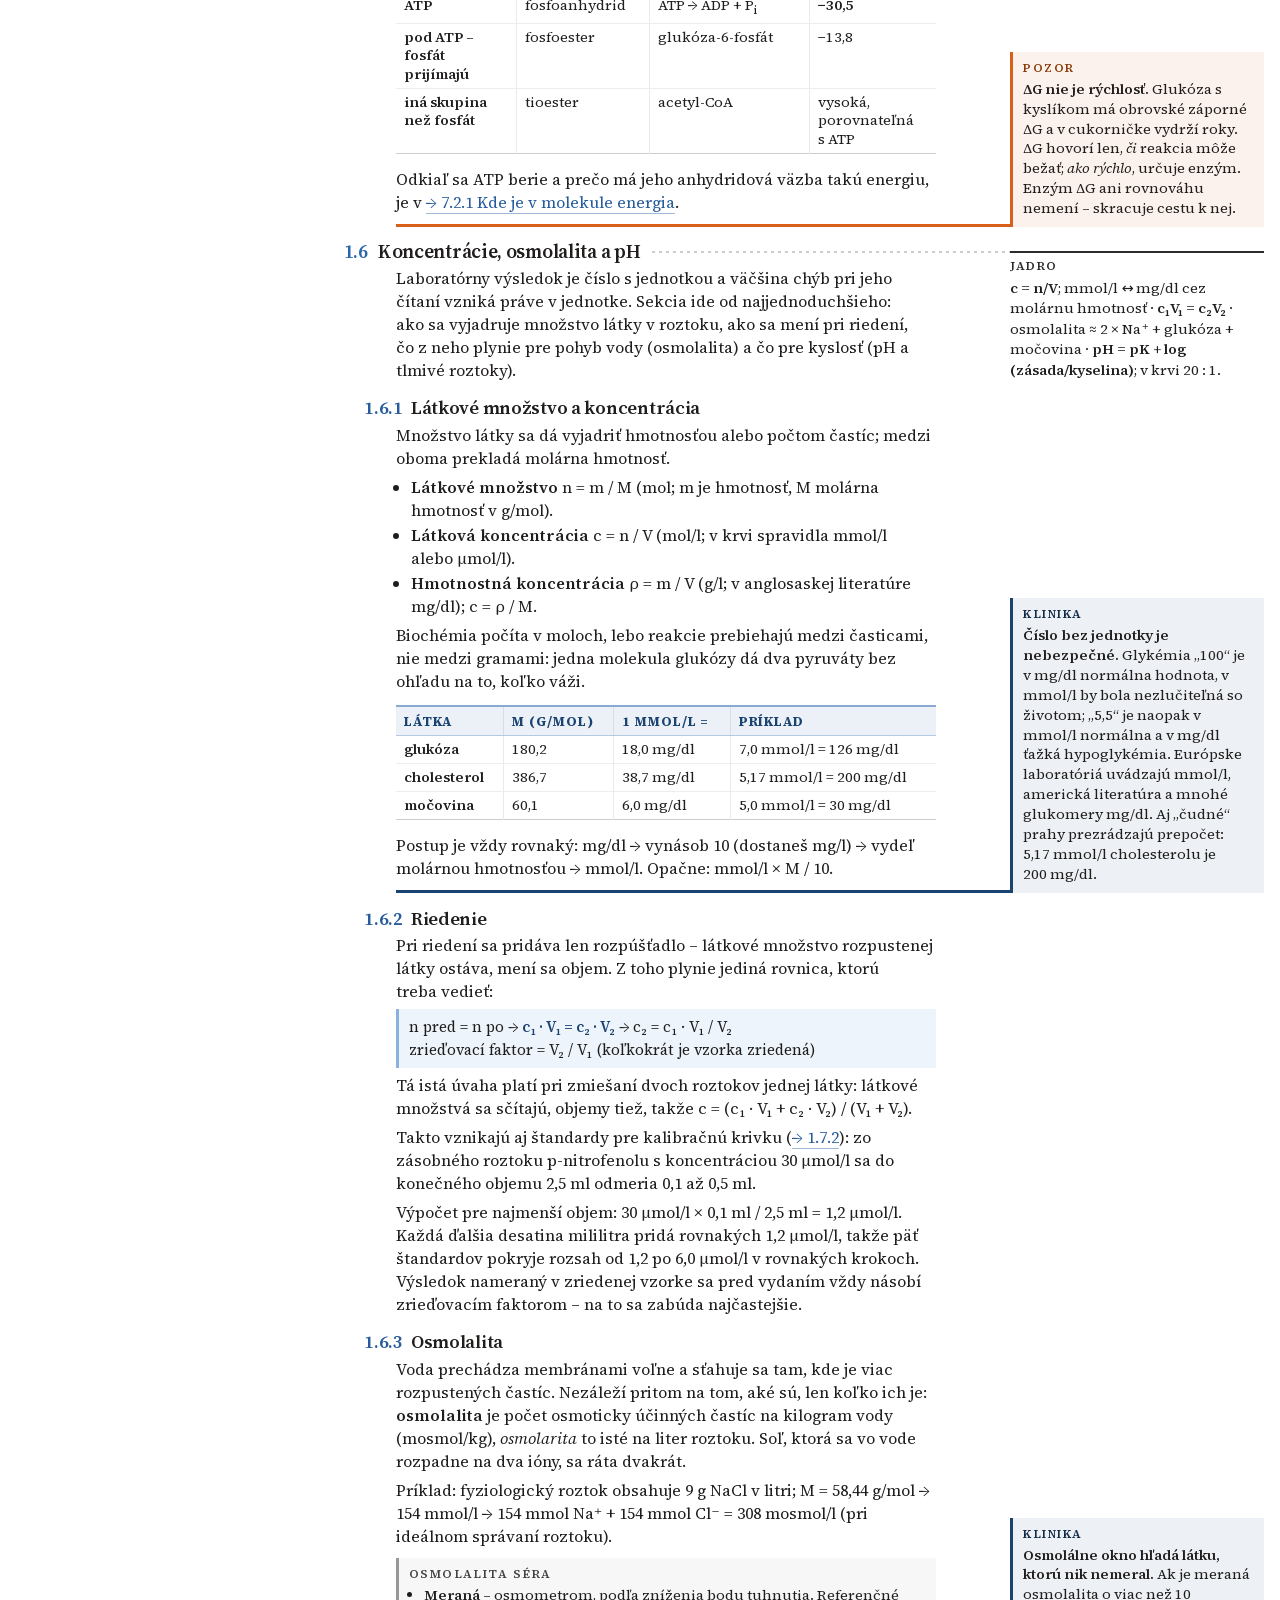
<file: chapters/01_zaklady_biomolekuly.html>
<!DOCTYPE html>
<html lang="sk">
<head>
<meta charset="utf-8">
<meta name="viewport" content="width=device-width, initial-scale=1">
<title>1 · Základné výpočty, štruktúry a reakcie biomolekúl</title>
<script>/* stránka v náhľade (assets/js/peek.js) — skryť hlavičku skôr, než sa vykreslí */if(/[?&]embed=/.test(location.search))document.documentElement.classList.add("pk-embed")</script>
<script>/* pri F5/Späť ukázať stránku až na obnovenej pozícii (peek.js odkryje; poistka 2 s) */(function(){try{var h=document.documentElement,n=performance.getEntriesByType("navigation")[0],t=n&&n.type,s=location.search;if(/[?&]y=[1-9]/.test(s)||(!/[?&]embed=/.test(s)&&(t==="reload"||t==="back_forward")&&parseInt(sessionStorage.getItem("pk-y:"+location.pathname),10)>0)){h.classList.add("pk-restoring");setTimeout(function(){h.classList.remove("pk-restoring")},2000)}}catch(e){}})()</script>
<script>/* úvodné načítanie (assets/js/peek.js): pf-intro vždy (okrem náhľadu, maximalizácie z náhľadu ?ni=1 a zníženého pohybu); pf-mid, keď sa kapitola otvára uprostred (F5/Späť na uloženej pozícii, ?y=, odkaz na sekciu) */(function(){try{var h=document.documentElement,s=location.search,n=performance.getEntriesByType("navigation")[0],t=n&&n.type;if(/[?&](embed|ni)=/.test(s)||(window.matchMedia&&matchMedia("(prefers-reduced-motion: reduce)").matches))return;h.classList.add("pf-intro");if(/[?&]y=[1-9]/.test(s)||location.hash.length>1||((t==="reload"||t==="back_forward")&&parseInt(sessionStorage.getItem("pk-y:"+location.pathname),10)>0))h.classList.add("pf-mid");setTimeout(function(){h.classList.remove("pf-intro","pf-hero","pf-go","pf-mid")},8000)}catch(e){}})()</script>
<script>/* skrytý bočný obsah (assets/js/toc-collapse.js) — zapnúť pred vykreslením, nech stránka neblikne */try{if(localStorage.getItem("pf-toc-collapsed")==="1")document.documentElement.classList.add("toc-collapsed")}catch(e){}</script>
<script src="../assets/js/view-early.js"></script>
<link rel="stylesheet" href="../assets/fonts/fonts.css">
<link rel="stylesheet" href="../assets/styles/site.css">
<link rel="stylesheet" href="../assets/styles/glossary.css">
<link rel="stylesheet" href="../assets/styles/view-toggle.css">
<style>
/* ══ Broadsheet — design-system tokens ══════════════════════════════════ */
:root{
  --color-bg:#f3f2f2;
  --color-surface:#eae9e9;
  --color-text:#201e1d;
  --color-accent:#0088b0;
  --color-accent-2:#d6006c;
  --color-divider:color-mix(in srgb,#201e1d 16%,transparent);

  --color-neutral-100:#f8f4f4; --color-neutral-200:#eae7e7; --color-neutral-300:#d7d3d3;
  --color-neutral-400:#bab6b6; --color-neutral-500:#9b9797; --color-neutral-600:#7d7979;
  --color-neutral-700:#605d5d; --color-neutral-800:#444141; --color-neutral-900:#2d2b2b;

  --color-accent-100:#e9f8ff; --color-accent-200:#cbeeff; --color-accent-300:#99e0ff;
  --color-accent-400:#62c5ee; --color-accent-500:#38a6cf; --color-accent-600:#1186ac;
  --color-accent-700:#006786; --color-accent-800:#004961; --color-accent-900:#0a303e;

  --color-accent-2-100:#fff1f4; --color-accent-2-200:#ffdee6; --color-accent-2-300:#ffc0d0;
  --color-accent-2-400:#ff90b1; --color-accent-2-500:#ff458e; --color-accent-2-600:#d82071;
  --color-accent-2-700:#aa0b56; --color-accent-2-800:#790e3d; --color-accent-2-900:#4b1528;

  --color-process-yellow:#edbb00;

  --font-heading:"Source Serif 4",system-ui,serif;
  --font-heading-weight:600;
  --font-body:"Source Serif 4",system-ui,serif;
  --font-mono:ui-monospace,"SF Mono",Menlo,Consolas,monospace;

  --space-1:5px; --space-2:10px; --space-3:15px; --space-4:20px; --space-6:30px; --space-8:40px;
  --radius-sm:1px; --radius-md:2px; --radius-lg:4px;

  --shadow-sm:0 1px 2px color-mix(in srgb,#2d2b2b 14%,transparent);
  --shadow-md:0 3px 10px color-mix(in srgb,#2d2b2b 16%,transparent);
  --shadow-lg:0 12px 32px color-mix(in srgb,#2d2b2b 22%,transparent);
}
*,*::before,*::after{box-sizing:border-box}
html{-webkit-text-size-adjust:100%}
body{margin:0;background:#fff;color:var(--color-text);font-family:var(--font-body);
  font-size:calc(15px*var(--z,1));line-height:1.55;font-weight:400;padding:0}
h1,h2,h3,h4,h5,h6{font-family:var(--font-heading);font-weight:var(--font-heading-weight);
  line-height:1.12;letter-spacing:-0.015em;margin:0 0 var(--space-2)}
p{margin:0 0 var(--space-3)}
a{color:var(--color-accent);text-underline-offset:3px}
img{display:block;max-width:100%}
figure{margin:0}
figcaption{font-size:calc(11px*var(--z,1));margin-top:var(--space-1);
  color:color-mix(in srgb,var(--color-text) 55%,transparent)}
.text-muted{color:color-mix(in srgb,var(--color-text) 55%,transparent)}
:focus{outline:none}
:focus-visible{outline:2px solid var(--color-accent);outline-offset:2px}
::selection{background:color-mix(in srgb,var(--color-accent) 30%,transparent)}
.hr{height:1px;border:0;margin:var(--space-4) 0;background:var(--color-divider)}

/* — tables — */
.table{width:100%;border-collapse:collapse;font-size:calc(14px*var(--z,1))}
.table th{text-align:left;font-size:calc(11px*var(--z,1));letter-spacing:0.08em;text-transform:uppercase;
  color:color-mix(in srgb,var(--color-text) 60%,transparent);
  padding:var(--space-2);border-bottom:1px solid var(--color-divider)}
.table td{padding:var(--space-2);
  border-bottom:1px solid color-mix(in srgb,var(--color-text) 8%,transparent)}
.table tbody tr:hover{background:color-mix(in srgb,var(--color-text) 4%,transparent)}

/* — tags — */
.tag{display:inline-flex;align-items:center;font-size:calc(11px*var(--z,1));letter-spacing:0.02em;
  padding:3px 10px;border-radius:calc(var(--radius-md)*0.75)}
.tag-accent{background:var(--color-accent-100);color:var(--color-accent-800)}
.tag-accent-2{background:var(--color-accent-2-100);color:var(--color-accent-2-800)}
.tag-neutral{background:var(--color-neutral-100);color:var(--color-neutral-800)}

/* — the plate numeral: three process inks, no black plate — */
.cmyk-num{--cmyk-num-ground:var(--color-bg);position:relative;width:fit-content;
  line-height:0.9;font-feature-settings:"pnum" 1;
  padding:0.12em;margin:-0.12em}
.cmyk-num .paper{color:var(--color-bg);
  text-shadow:0.036em 0.025em 0 var(--color-bg),-0.031em -0.023em 0 var(--color-bg)}
.cmyk-num .plate{position:absolute;inset:0.12em;mix-blend-mode:multiply}
.cmyk-num .plate-c{color:var(--color-accent)}
.cmyk-num .plate-m{color:var(--color-accent-2);translate:0.036em 0.025em}
.cmyk-num .plate-y{color:var(--color-process-yellow);translate:-0.031em -0.023em}

/* ══ doc-page — the printed sheet ═══════════════════════════════════════ */
.page{--color-bg:#fff;margin:0 auto;background:#fff;
  padding:50px;box-shadow:none;border:0;
  font-size:calc(13.5px*var(--z,1));line-height:1.42;text-wrap:pretty}
.page p{margin:0 0 6px;orphans:3;widows:3}
.page ul,.page ol{margin:0 0 6px;padding-left:15px}
.page li{margin:0 0 2px;orphans:3;widows:3}
.page table.table{font-size:calc(12px*var(--z,1));line-height:1.3}
.page table.table th,.page table.table td{padding:3px 8px 3px 0;vertical-align:top}
.keep{break-inside:avoid}
.page sup{font-size:calc(9px*var(--z,1));line-height:0}

.running-head{display:flex;justify-content:space-between;align-items:baseline;
  font-size:calc(10px*var(--z,1));letter-spacing:0.1em;text-transform:uppercase;color:var(--color-neutral-600);
  padding-bottom:4px;border-bottom:1px solid var(--color-neutral-300);margin-bottom:14px}
.running-foot{display:flex;justify-content:space-between;align-items:baseline;
  font-size:calc(10px*var(--z,1));color:var(--color-neutral-600);
  padding-top:4px;border-top:1px solid var(--color-neutral-300);margin-top:22px}

/* — chapter opener — */
.opener{display:flex;align-items:flex-start;gap:18px;margin-bottom:10px}
.opener .num{font-family:var(--font-heading);font-size:calc(64px*var(--z,1));font-weight:600;
  letter-spacing:-0.03em;--cmyk-num-ground:#fff}
.eyebrow{font-size:calc(10px*var(--z,1));letter-spacing:0.14em;text-transform:uppercase;
  color:var(--color-accent-2);margin-bottom:4px}
.opener h1{font-size:calc(29px*var(--z,1));line-height:1.05;font-weight:600;letter-spacing:-0.015em}
.standfirst{margin:6px 0 0;font-size:calc(13px*var(--z,1));font-style:italic;
  color:var(--color-neutral-700);max-width:46em}

/* — contents block — */
.contents{column-count:3;column-gap:22px;font-size:calc(11.5px*var(--z,1));line-height:1.35;padding:8px 0;
  border-top:2px solid var(--color-text);border-bottom:1px solid var(--color-neutral-300);
  margin-bottom:16px}
.contents .label{column-span:all;font-size:calc(10px*var(--z,1));letter-spacing:0.12em;text-transform:uppercase;
  color:var(--color-neutral-600);margin-bottom:5px}
.contents .row{display:flex;gap:6px;break-inside:avoid}
.contents .row span:first-child{color:var(--color-accent);font-variant-numeric:tabular-nums}

/* — numbered sections — */
.sec-h{display:flex;gap:10px;font-size:calc(16px*var(--z,1));font-weight:600;margin:0 0 5px}
.sec-h .n{color:var(--color-accent);font-variant-numeric:tabular-nums}
.sec-body{padding-left:calc(2.6em + 10px);margin-bottom:14px}
.sub-h{font-size:calc(15.5px*var(--z,1));font-weight:600;margin:16px 0 5px -1.7em}
.sub-h .n{color:var(--color-accent-700);font-variant-numeric:tabular-nums;margin-right:8px}
.micro{font-size:calc(11px*var(--z,1));letter-spacing:0.1em;text-transform:uppercase;
  color:var(--color-neutral-600);margin-bottom:4px}

/* — callouts — */
.flag{margin:10px 0;padding:8px 10px;background:var(--color-accent-2-100);
  border-left:3px solid var(--color-accent-2)}
.flag .label{font-size:calc(10px*var(--z,1));letter-spacing:0.12em;text-transform:uppercase;
  color:var(--color-accent-2-800);margin-bottom:3px}
.flag .body{font-size:calc(12px*var(--z,1));line-height:1.38;color:var(--color-accent-2-900)}
.flag .body p{margin:0 0 5px}.flag .body p:last-child{margin:0}

.note{margin:10px 0;padding:8px 10px;background:var(--color-accent-100);
  border-left:3px solid var(--color-accent)}
.note .label{font-size:calc(10px*var(--z,1));letter-spacing:0.12em;text-transform:uppercase;
  color:var(--color-accent-800);margin-bottom:3px}
.note .body{font-size:calc(12px*var(--z,1));line-height:1.38;color:var(--color-accent-900)}
.note .body p{margin:0 0 5px}.note .body p:last-child{margin:0}

.plain{margin:10px 0;padding:8px 10px;background:var(--color-neutral-100);
  border-left:3px solid var(--color-neutral-400)}
.plain .label{font-size:calc(10px*var(--z,1));letter-spacing:0.12em;text-transform:uppercase;
  color:var(--color-neutral-700);margin-bottom:3px}
.plain .body{font-size:calc(12px*var(--z,1));line-height:1.38;color:var(--color-neutral-900)}
.plain .body p{margin:0 0 5px}.plain .body p:last-child{margin:0}

/* — REVÍZIA block (CLAUDE.md §1.3, značka [R]) ————————————————————————
   Zámerne NIE .note/.flag/.plain: site.js tie tri triedy vyplaví do
   bočného stĺpca ako poznámky na okraji, a revízia patrí do hlavného
   toku textu — je to obsah, nie komentár. Preto vlastná trieda.        */
.rev{margin:11px 0;padding:9px 12px;break-inside:avoid;
  background:linear-gradient(180deg,#fffaf0,#fff);
  border:1px solid color-mix(in srgb,var(--color-process-yellow) 55%,transparent);
  border-left:4px solid var(--color-process-yellow)}
.rev .label{display:inline-flex;align-items:center;gap:6px;
  font-size:calc(9.5px*var(--z,1));letter-spacing:0.12em;text-transform:uppercase;
  color:#7a5c00;margin-bottom:4px;font-weight:600}
.rev .label .r{display:inline-flex;align-items:center;justify-content:center;
  width:15px;height:15px;border-radius:50%;background:var(--color-process-yellow);
  color:#3d2e00;font-size:calc(9px*var(--z,1));font-weight:700;letter-spacing:0}
.rev .body{font-size:calc(12px*var(--z,1));line-height:1.4}
.rev .body p{margin:0 0 5px}.rev .body p:last-child{margin:0}
.rev table.table{margin:6px 0 5px}

/* — mechanism diagram in the press's own monospace — */
.diagram{font-family:var(--font-mono);font-size:calc(10px*var(--z,1));line-height:1.35;
  background:var(--color-surface);border-left:2px solid var(--color-neutral-400);
  padding:9px 11px;margin:9px 0;overflow-x:auto;white-space:pre;
  color:var(--color-neutral-900);border-radius:var(--radius-sm)}

/* — kaskáda v riadku a rozvetvenie (CLAUDE.md §2.5) — */
.chain{font-size:calc(12.5px*var(--z,1));line-height:1.5;margin:8px 0;padding:7px 10px;
  background:var(--color-accent-100);border-left:3px solid var(--color-accent-400)}
.chain b{color:var(--color-accent-800)}
.fork{display:grid;grid-template-columns:repeat(auto-fit,minmax(150px,1fr));gap:10px;
  margin:9px 0;font-size:calc(12px*var(--z,1));line-height:1.38}
.fork>div{padding:7px 9px;background:var(--color-neutral-100);
  border-top:2px solid var(--color-neutral-400)}
.fork>div b{display:block;margin-bottom:2px;color:var(--color-neutral-900)}

/* — charts — */
.chart{margin:12px 0;break-inside:avoid;max-width:700px}
.chart svg{width:100%;height:auto;display:block;font-family:var(--font-body)}
.chart figcaption{font-size:calc(10.5px*var(--z,1));line-height:1.35;margin-top:4px;color:var(--color-neutral-700)}
.chart figcaption b{color:var(--color-text)}
.chart .ax{stroke:var(--color-neutral-400);stroke-width:1}
.chart .grid{stroke:var(--color-neutral-300);stroke-width:1;stroke-dasharray:2 3}
.chart .ser{fill:none;stroke-width:2;stroke-linejoin:round;stroke-linecap:round}
.chart .s-c{stroke:var(--color-accent)}
.chart .s-m{stroke:var(--color-accent-2)}
.chart .s-k{stroke:var(--color-neutral-700)}
.chart .f-c{fill:var(--color-accent);opacity:.13}
.chart .f-m{fill:var(--color-accent-2);opacity:.13}
.chart .band-c{fill:var(--color-accent-100)}
.chart .band-m{fill:var(--color-accent-2-100)}
.chart .tick{font-size:9.5px;fill:var(--color-neutral-600);font-variant-numeric:tabular-nums}
.chart .lbl{font-size:10.5px;fill:var(--color-neutral-800)}
.chart .lbl-c{font-size:10.5px;fill:var(--color-accent-700)}
.chart .lbl-m{font-size:10.5px;fill:var(--color-accent-2-700)}
.chart .cap{font-size:9.5px;fill:var(--color-neutral-600);letter-spacing:.08em;text-transform:uppercase}
.chart .mark{stroke:var(--color-neutral-800);stroke-width:1;stroke-dasharray:3 3}
.chart .bar-c{fill:var(--color-accent-500)}
.chart .bar-m{fill:var(--color-accent-2-500)}

/* — krížové odkazy (CLAUDE.md §3.1) ————————————————————————————————————
   a.xref  = odkaz na kapitolu, ktorá už existuje. Ostáva skutočným
             <a href>, takže funguje aj bez JS a bez shellu; keď pribudne
             split.js, otvorí sa vedľa v druhom paneli.
   .xref-soon = tá istá informácia pre kapitolu, ktorá ešte nie je
             napísaná. Zámerne NIE <a>: mŕtvy odkaz je horší než žiadny.
             Text nesie číslo aj názov, takže dáva zmysel aj v tlači.   */
.xref{color:var(--color-accent-700);text-decoration:none;
  border-bottom:1px solid color-mix(in srgb,var(--color-accent) 45%,transparent);
  white-space:nowrap}
.xref:hover{background:var(--color-accent-100);border-bottom-color:var(--color-accent)}
.xref-soon{color:var(--color-neutral-600);
  border-bottom:1px dotted var(--color-neutral-400);white-space:nowrap;cursor:help}

.deps,.next{font-size:calc(11.5px*var(--z,1));line-height:1.5;margin:0 0 10px;padding:7px 10px;
  background:var(--color-neutral-100);border-top:2px solid var(--color-neutral-400)}
.deps b,.next b{font-size:calc(10px*var(--z,1));letter-spacing:.1em;text-transform:uppercase;
  color:var(--color-neutral-700);margin-right:6px}
.next{border-top-color:var(--color-accent);background:var(--color-accent-100);margin:16px 0 0}
.next b{color:var(--color-accent-800)}

/* — two/three column content blocks — */
.cols-2{display:grid;grid-template-columns:repeat(2,1fr);gap:16px;
  font-size:calc(12.5px*var(--z,1));line-height:1.35}
.cols-3{display:grid;grid-template-columns:repeat(3,1fr);gap:16px;
  font-size:calc(12.5px*var(--z,1));line-height:1.35}
.flow-2{column-count:2;column-gap:22px;font-size:calc(12.5px*var(--z,1));line-height:1.38}

.lede{font-size:calc(12.5px*var(--z,1));color:var(--color-neutral-700)}
b,strong{font-weight:600}
.tnum{font-variant-numeric:tabular-nums}

@media screen and (min-width:981px){
  .sec-h,.sub-h,.micro,.hr,.diagram,.chart,.table,.running-foot,
  .cols-2,.cols-3,.flow-2,.note,.flag,.plain,.rev,.fork,.chain{clear:both}
  .sec-body::after{content:"";display:block;clear:both}
}

@media (max-width:820px){
  body{padding:0}
  .page{padding:20px 16px}
  .contents{column-count:2}
  .cols-3,.cols-2,.flow-2{grid-template-columns:1fr;column-count:1;display:block}
  .cols-3>div,.cols-2>div{margin-bottom:12px}
  .sec-body{padding-left:0}
  .sub-h{margin-left:0}
  .opener{gap:12px}
  .opener .num{font-size:calc(46px*var(--z,1))}
  .table{display:block;overflow-x:auto}
  .chart{overflow-x:auto}
  .chart svg{max-width:none;min-width:100%}
  .xref,.xref-soon{white-space:normal}
}
@media print{
  body{background:#fff;padding:0}
  .page{max-width:none;padding:0.7in}
  .diagram{overflow:visible}
  .cols-2,.cols-3{display:block}
  .cols-2>div,.cols-3>div{margin-bottom:8px}
  .flow-2{column-count:1}
  .contents{column-count:1}
  .xref{color:#000;border-bottom:0}
  .xref-soon{color:#444;border-bottom:0}
  .rev{background:#fff;border:1px solid #999;border-left:4px solid #999}
}
@media (prefers-reduced-motion:reduce){*{animation:none!important;transition:none!important}}
/* — doplnky pre generované kapitoly (tools/build.js) — */
.src p,.src li{font-size:calc(11.5px*var(--z,1));line-height:1.4}
.src ul{padding-left:16px}
.src .micro{font-size:calc(10px*var(--z,1))}
figure.keep>.diagram{margin:9px 0 3px}
figure.keep>figcaption{font-size:calc(10.5px*var(--z,1));line-height:1.35;color:var(--color-neutral-700);margin:0 0 9px}
figure.keep>figcaption b{color:var(--color-text)}
.page code{font-family:var(--font-mono);font-size:.92em}
.chart .bx{fill:var(--color-neutral-200)}
.chart .bx-c{fill:var(--color-accent-200)}
.chart .bx-m{fill:var(--color-accent-2-200)}
.chart .bx-k{fill:var(--color-neutral-100);stroke:var(--color-neutral-400)}

/* ══ farebné boxy = vrstvy výkladu (CLAUDE.md §1.1, §5.1); každá kniha používa svoju podmnožinu (book.json → boxes) ══
   Vlastné triedy (.box), NIE .note/.flag/.plain — tie site.js vyplavuje do
   okraja ako poznámky, kým boxy sú jadro textu.  --c = farba pásika,
   --cl = tmavší odtieň pre štítok (kontrast na tónovanom pozadí).        */
.box{--c:var(--color-neutral-500);--cl:var(--color-neutral-800);
  margin:10px 0;padding:8px 10px;break-inside:avoid;
  background:color-mix(in srgb,var(--c) 8%,#fff);border-left:3px solid var(--c)}
.box .label{font-size:calc(10px*var(--z,1));letter-spacing:.12em;text-transform:uppercase;font-weight:600;
  color:var(--cl);margin-bottom:3px}
.box .body{font-size:calc(12px*var(--z,1));line-height:1.38}
.box .body>*:last-child{margin-bottom:0}
.box .body p{margin:0 0 5px}
.box .body ul,.box .body ol{margin:0 0 5px}
.box .body table.table{margin:5px 0}
.k-mech{--c:var(--color-accent);--cl:var(--color-accent-800)}
.k-morf,.k-reg{--c:var(--color-accent-2);--cl:var(--color-accent-2-800)}
.k-detek,.k-lab,.k-kvant{--c:var(--color-neutral-500);--cl:var(--color-neutral-800)}
.k-klin{--c:var(--color-accent-800);--cl:var(--color-accent-900)}
.k-pozor{--c:#d9601a;--cl:#8a3b08}
.k-zap{--c:#1f8a8a;--cl:#0f5555}
.k-fyz,.k-chem{--c:#3f8a55;--cl:#24582f}
/* „Môžeš počuť“ – pojem alebo údaj z osnovy, ktorý sa nepodarilo doložiť: bez farebnej plochy, prerušovaný pásik */
.k-pocut{--c:var(--color-neutral-500);--cl:var(--color-neutral-700);background:none;border-left:2px dashed var(--color-neutral-500)}
.box.k-pocut .body{color:var(--color-neutral-800)}

/* ══ okraj stránky (CLAUDE.md §5.3) ═══════════════════════════════
   Jadro (hlavná myšlienka sekcie) a Skratky nie sú vrstva výkladu → bez farebnej
   plochy a bez ľavého pásika. Šírka pásika 0 zároveň znamená, že site.js k nim
   nekreslí čiaru cez text (čiara má hrúbku ľavého okraja poznámky).           */
.k-jadro{--cl:var(--color-neutral-900);background:none;border-left:0;
  border-top:2px solid var(--color-neutral-900);padding:5px 0 1px}
.k-jadro .body{line-height:1.42}
.k-skr{background:var(--color-neutral-100);border-left:0;padding:4px 8px;margin:3px 0 9px}
.box.k-skr .body{font-size:calc(10.5px*var(--z,1));line-height:1.4;color:var(--color-neutral-700)}
.k-skr .sk b{font-weight:600;color:var(--color-text)}
.k-skr .sk+.sk::before{content:"· "}
@media screen and (min-width:981px){
  /* na okraji jedna skratka na riadok; v texte (mobil, tlač) idú za sebou */
  .k-skr.side-note .sk{display:block;margin:0 0 2px}
  .k-skr.side-note .sk+.sk::before{content:none}
}
/* mobil: skratky rastú s ostatným písmom (blok na konci súboru ich pre vyššiu špecifickosť nezachytí) */
@media screen and (max-width:820px){.box.k-skr .body{font-size:calc(11.5px*var(--z,1))}}

/* ══ obrázky (rovnaké pravidlá vo všetkých knihách) ═
   --fw = najväčšia rozumná šírka zobrazenia; malý obrázok sa nerozmaže.   */
.fig{margin:11px auto;break-inside:avoid;max-width:min(100%,var(--fw,100%))}
.fig img{display:block;width:100%;height:auto;background:transparent;border:0;cursor:zoom-in}
.fig figcaption{font-size:calc(10.5px*var(--z,1));line-height:1.35;margin-top:4px;color:var(--color-neutral-700)}
.fig figcaption b{color:var(--color-text)}
.fig figcaption .src-link{display:inline-flex;align-items:center;gap:3px;
  color:var(--color-neutral-500);text-decoration:none}
.fig figcaption .src-link:hover{color:var(--color-accent);text-decoration:underline}
.fig figcaption .src-link svg{width:10px;height:10px;flex:none;
  fill:none;stroke:currentColor;stroke-width:1.8;stroke-linecap:round;stroke-linejoin:round}
.fig-row{display:flex;flex-wrap:wrap;align-items:flex-start;gap:14px;margin:11px 0}
.fig-row .fig{flex:var(--ar,1) 1 0;min-width:0;margin:0;max-width:none}
@media screen and (min-width:981px){
  .box,.fig,.fig-row{clear:both}
  .fig-row .fig{clear:none}
  /* obrázok obtekaný textom (md: titulok obrázka … | side [right] fw=340): vľavo alebo vpravo vedľa odseku;
     tabuľky, schémy, nadpisy a boxy ho neobtekajú */
  .fig.side{float:left;clear:both;width:min(38%,var(--fw,340px));margin:2px 22px 10px 0}
  .fig.side.right{float:right;margin:2px 0 10px 22px}
  .sec-h,.sub-h,.micro,.diagram,.chart,.table,.cols,.fork,.chain,.flow-2,.quiz,.contents{clear:both}
  .sec-body::after{content:"";display:block;clear:both}
}
@media (max-width:820px){
  .fig-row{display:block}
  .fig-row .fig{margin-bottom:12px;max-width:min(100%,var(--fw,100%))}
}
@media print{
  .box{background:#fff;border:1px solid #999;border-left:4px solid var(--c)}
  .box.k-jadro{border:0;border-top:1.5px solid #000}
  .box.k-skr{border:0}
  .fig figcaption .src-link{display:inline;color:#555}
  .fig figcaption .src-link svg{display:none}
  .fig figcaption .src-link[href]::after{content:" (" attr(href) ")";font-size:calc(8px*var(--z,1));word-break:break-all}
  .fig-row{display:block;overflow:hidden}
  .fig-row .fig{float:left;width:calc(50% - 8px);margin:0 0 10px}
  .fig-row .fig+.fig{float:right}
  /* tlačová strana je užšia než 981 px, obtekanie sa preto zapína zvlášť */
  .fig.side{float:left;clear:both;width:38%;margin:0 16px 8px 0}
  .fig.side.right{float:right;margin:0 0 8px 16px}
  .sec-body::after{content:"";display:block;clear:both}
}

/* ══ náhľad inej kapitoly (assets/js/peek.js) ═════════════════════
   Panel prekryje stred a pravý stĺpec; hlavička a ľavý obsah ostávajú.
   --pk-left / --pk-top dopočíta skript z polohy bočného panela a hlavičky.
   Maximalizácia = --pk-m → 0 (prechod na left/top/right/bottom, 0,5 s).   */
.pk-backdrop{position:fixed;z-index:44;left:var(--pk-left,0px);top:var(--pk-top,52px);right:0;bottom:0;
  background:rgba(32,28,40,.30);-webkit-backdrop-filter:blur(2px);backdrop-filter:blur(2px);
  opacity:0;transition:opacity .22s ease}
.pk-backdrop.pk-in{opacity:1}
.pk-backdrop.pk-max-on{opacity:0;transition:opacity .5s ease}
.pk{--pk-m:16px;--pk-ease:cubic-bezier(.4,0,.2,1);
  position:fixed;z-index:45;
  left:calc(var(--pk-left,0px) + var(--pk-m));top:calc(var(--pk-top,52px) + var(--pk-m));
  right:var(--pk-m);bottom:var(--pk-m);
  display:flex;flex-direction:column;overflow:hidden;
  background:#fff;border:1px solid var(--color-neutral-300);border-radius:12px;
  box-shadow:0 22px 56px rgba(20,16,32,.30),0 2px 8px rgba(20,16,32,.12);
  opacity:0;transform:translateY(12px) scale(.985);
  transition:opacity .22s ease,transform .28s cubic-bezier(.2,.7,.2,1)}
.pk.pk-in{opacity:1;transform:none}
.pk.pk-max-on{--pk-m:0px;border-radius:0;border-color:transparent;box-shadow:0 0 0 rgba(0,0,0,0);
  transition:left .5s var(--pk-ease),top .5s var(--pk-ease),right .5s var(--pk-ease),bottom .5s var(--pk-ease),
    border-radius .5s var(--pk-ease),box-shadow .5s ease,border-color .5s ease}
.pk-bar{flex:none;display:flex;align-items:center;gap:4px;height:44px;padding:0 8px 0 14px;overflow:hidden;
  border-bottom:1px solid var(--color-neutral-200);background:var(--color-neutral-50,#faf9fb);
  font-family:var(--site-font,system-ui,sans-serif);font-size:calc(12.5px*var(--z,1));color:var(--color-text);
  transition:height .5s var(--pk-ease),opacity .3s ease,border-color .5s ease}
.pk.pk-max-on .pk-bar{height:0;opacity:0;border-color:transparent}
.pk-kind{flex:none;font-size:calc(10px*var(--z,1));letter-spacing:.12em;text-transform:uppercase;font-weight:600;
  color:var(--color-accent-700);padding:3px 7px;border-radius:4px;
  background:color-mix(in srgb,var(--color-accent) 10%,transparent);margin-right:6px}
.pk-title{flex:1;min-width:0;font-weight:600;overflow:hidden;text-overflow:ellipsis;white-space:nowrap}
.pk-btn{flex:none;display:inline-flex;align-items:center;justify-content:center;width:32px;height:32px;
  border:0;border-radius:7px;background:transparent;color:var(--color-neutral-600);cursor:pointer;
  transition:background .15s ease,color .15s ease}
.pk-btn svg{width:16px;height:16px;fill:none;stroke:currentColor;stroke-width:1.9;stroke-linecap:round;stroke-linejoin:round}
.pk-btn-max:hover{background:color-mix(in srgb,var(--color-accent) 12%,transparent);color:var(--color-accent-700)}
.pk-btn-close:hover{background:color-mix(in srgb,var(--color-accent-2) 14%,transparent);color:var(--color-accent-2-700)}
.pk-btn:focus-visible{outline:2px solid var(--color-accent);outline-offset:1px}
.pk-btn:active{transform:scale(.94)}
.pk-frame{flex:1;display:block;width:100%;min-height:0;border:0;background:#fff}
/* rám je skrytý, kým sa vnútri kapitola nenačíta a nenastaví na cieľový odsek – inak by bolo vidieť skok zo začiatku */
.pk:not(.pk-ready) .pk-frame{opacity:0}
.pk:not(.pk-ready),.pk:not(.pk-ready) *{cursor:progress}
.pk-load{position:relative;flex:none;height:0;overflow:visible;pointer-events:none}
.pk-load i{position:absolute;left:0;top:0;height:3px;width:40%;opacity:0;
  background:linear-gradient(90deg,var(--color-accent),var(--color-accent-2))}
.pk-load.on i{opacity:1;animation:pk-slide 1.1s ease-in-out infinite}
@keyframes pk-slide{0%{left:-40%}100%{left:100%}}
@media (max-width:980px){.pk{--pk-m:8px}}

/* kým je náhľad otvorený: stránka pod ním stojí, posuvník nahradí odsadenie */
html.pk-lock{overflow:hidden}
html.pk-lock body{padding-right:var(--pk-sbw,0px)}

/* bočný obsah pri maximalizácii (skript presunie body a animuje posun) */
.pk-nav-gap{height:18px;margin:6px 8px 0;border-bottom:1px dashed var(--color-neutral-300)}
.site-header .crumb{transition:opacity .25s ease}
.site-header .crumb.pk-fade{opacity:0}

/* ── úvodné načítanie kapitoly (assets/js/peek.js, skorá trieda v tools/build.js) ──────────────
   Pri otvorení od začiatku (pf-intro): 
   biela plocha s kolieskom → hlavička kapitoly (po načítaní písma) sa zjaví za .2 s →
   po načítaní všetkého zvyšok „odmaskuje“ zhora nadol (prvá obrazovka 1 s, ostatok ďalších 0,5 s; popri tom sa obsah zo zmenšenia a rozmazania zaostrí).
   Pri otvorení uprostred (F5/Späť, odkaz na sekciu; pf-mid) sa hlavička nezjavuje zvlášť: po obnovení pozície sa odmaskuje viditeľná časť zhora nadol a zväčšuje sa od stredu obrazovky. Horná lišta ostáva stále. Všetko je pod html.pf-intro, ktorú skript po animácii (alebo po 8 s) zloží. */
@property --pf-p{syntax:"<length>";inherits:false;initial-value:0px}
@property --pf-t{syntax:"<number>";inherits:true;initial-value:0}
@property --pf-hb{syntax:"<length>";inherits:false;initial-value:0px}
@keyframes pf-spin{to{transform:rotate(360deg)}}
@media screen{
  html.pf-intro{background:#fff}
  html.pf-intro::after{opacity:1;transition:opacity .2s ease;
    content:"";position:fixed;z-index:5;left:50%;top:50%;width:34px;height:34px;margin:-17px 0 0 -17px;
    box-sizing:border-box;border:3px solid color-mix(in srgb,var(--color-accent) 18%,transparent);
    border-top-color:var(--color-accent);border-radius:50%;animation:pf-spin .8s linear infinite;pointer-events:none}
  html.pf-intro.pf-hero::after{opacity:0}
  html.pf-intro .site-shell{
    --pf-edge:240px;
    -webkit-mask-image:linear-gradient(180deg,#000 calc(var(--pf-p) - var(--pf-edge)),transparent var(--pf-p)),linear-gradient(180deg,#000 var(--pf-hb),transparent var(--pf-hb));
    mask-image:linear-gradient(180deg,#000 calc(var(--pf-p) - var(--pf-edge)),transparent var(--pf-p)),linear-gradient(180deg,#000 var(--pf-hb),transparent var(--pf-hb))}
  .pf-veil{position:fixed;left:0;right:0;bottom:0;top:var(--site-header-h,52px);z-index:30;pointer-events:none;
    -webkit-backdrop-filter:blur(20px);backdrop-filter:blur(20px)}
  /* zväčšenie celej stránky (vrátane okrajových poznámok a ich čiar); hlavička sa vyrovná opačným pohybom */
  html.pf-intro.pf-go .page{transform:translateY(calc((1 - var(--pf-t))*36px)) scale(calc(.93 + .07*var(--pf-t)))}
  html.pf-intro.pf-go:not(.pf-mid) .chapter-hero{transform:translateY(calc(-36px*(1 - var(--pf-t))/(.93 + .07*var(--pf-t)))) scale(calc(1/(.93 + .07*var(--pf-t))))}
  html.pf-intro:not(.pf-mid) .chapter-hero{opacity:0}
  html.pf-intro.pf-hero .chapter-hero{opacity:1;transition:opacity .2s ease}
  html.pf-intro .site-sidebar,html.pf-intro .toc-expand{opacity:0}
  html.pf-intro.pf-go .site-sidebar,html.pf-intro.pf-go .toc-expand{opacity:1;transition:opacity .5s ease}
}
@media (prefers-reduced-motion:reduce){html.pf-intro::after{animation:none}}

/* stránka vnútri náhľadu: len obsah, bez hlavičky a bočného panela */
html.pk-restoring body{visibility:hidden}
/* fork: na samostatnom riadku je len nadpis stĺpca; tučné slová v texte ostávajú vo vete */
.fork>div>b:not(:first-child){display:inline;margin:0}
.pk-embed .site-header,.pk-embed .site-sidebar,.pk-embed .reading-progress,
.pk-embed .reading-pct,.pk-embed .skip-link{display:none!important}

/* návrat tlačidlom Späť */
.pk-back-in .site-main{animation:pk-back .35s cubic-bezier(.2,.7,.2,1)}
.pk-back-in .site-sidebar nav{animation:pk-fadein .35s ease}
@keyframes pk-back{from{opacity:0;transform:translateX(-32px)}to{opacity:1;transform:none}}
@keyframes pk-fadein{from{opacity:0}to{opacity:1}}
@media (prefers-reduced-motion:reduce){
  .pk,.pk.pk-max-on,.pk-bar,.pk-backdrop{transition:none}
  .pk-back-in .site-main,.pk-back-in .site-sidebar nav{animation:none}
}
@media print{.pk,.pk-backdrop{display:none!important}}

/* ══ tlač ═════════════════════════════════════════════════════════
   Strana A4 má ~700 px, takže sa v tlači zapínajú mobilné pravidlá
   z chapter.css (@media max-width:820px): graf s posuvníkom, tabuľka ako blok.
   Tu ich vraciame a riešime zlom strán.                                    */
@page{size:A4;margin:14mm 15mm 16mm}
@media print{
  .page{padding:0!important}
  .chart{overflow:visible!important;max-width:100%}
  .chart svg{min-width:0!important;max-width:100%!important}
  .table{display:table!important;overflow:visible!important;width:100%}
  .diagram{white-space:pre-wrap}
  /* fotografia nezaberie celú stranu – inak ostávajú polovičné prázdne strany */
  .fig{max-width:100%!important}
  .fig img{width:auto;max-width:100%;max-height:6.5cm;margin:0 auto}
  .fig-row .fig img{max-height:5.2cm}
  .chart svg{max-height:9.5cm}
  /* úspornejšia tlač (4. 10. 2026): obsah kapitoly v dvoch stĺpcoch, zdroje drobnejším písmom v dvoch stĺpcoch */
  .contents{column-count:2;column-gap:24px}
  .sec-body.src{font-size:calc(9.5px*var(--z,1));line-height:1.35}
  .sec-body.src ul{column-count:2;column-gap:22px;margin-top:3px}
  .sec-body.src li{break-inside:avoid;margin-bottom:2px}
  /* nadpis nikdy sám na spodku strany */
  .sec-h,.sub-h,h2,h3,.box .label{break-after:avoid;page-break-after:avoid}
  /* dlhé boxy sa smú zlomiť (inak nechajú prázdnu pol stranu); tabuľky a riadky nie */
  .box.keep{break-inside:auto}
  tr,.fig,.chart,figure.keep{break-inside:avoid}
  p,li{orphans:3;widows:3}
  .reader-ctl,#pt-zoom{display:none!important}
}

/* lupa (assets/js/zoom.js) */
#pt-zoom{position:fixed;inset:0;z-index:90;display:none;align-items:center;justify-content:center;
  padding:24px;background:rgba(20,18,26,.82);-webkit-backdrop-filter:blur(5px);backdrop-filter:blur(5px);cursor:zoom-out}
#pt-zoom.on{display:flex}
#pt-zoom img{max-width:100%;max-height:100%;background:#fff;box-shadow:var(--shadow-lg)}

/* okrajové poznámky (site.js): na pôvodnom mieste v texte ostane čiara vo farbe a hrúbke
   ľavého okraja poznámky, ktorá vedie až k nej; poznámka na čiare sedí spodkom.
   Dlhé odkazy sa musia zalamovať, inak presiahnu úzky stĺpec (204–254 px, --side-w v site.css) a stránka dostane vodorovný posuv */
.side-anchor{display:block;height:0;margin:10px 0;padding:0;position:relative;z-index:4;pointer-events:none}
/* zalomenie čiary k poznámke, ktorú iná odtlačila nižšie (zvislý + vodorovný úsek, site.js) */
.side-anchor i{display:none;position:absolute;background-color:inherit}
/* prerušovaná čiara od nadpisu sekcie k Jadru na okraji (site.js: drawLead) */
.jadro-lead{position:absolute;z-index:4;pointer-events:none;overflow:visible}
.jadro-lead path{fill:none;stroke:var(--color-neutral-500);stroke-width:1;stroke-dasharray:3 4}
@media (max-width:980px){.side-anchor,.jadro-lead{display:none!important}}
@media print{.jadro-lead{display:none!important}}
@media (min-width:981px){.box.side-note{margin:0}}
@media print{.side-anchor{display:none}}
@media screen and (min-width:981px){.side-note{transform:none!important;overflow-wrap:anywhere}}
.xref,.xref-soon{white-space:normal}

/* ══ vlastné schémy (chapters/fig/*.svg) ═════════════════════════ */
.chart .mk{fill:var(--color-neutral-700)}
.chart .arw{fill:none;stroke:var(--color-neutral-700);stroke-width:1.5}
.chart .arwd{fill:none;stroke:var(--color-neutral-600);stroke-width:1.3;stroke-dasharray:5 4}
.chart .cell{fill:var(--color-accent-100);stroke:var(--color-accent-600);stroke-width:1.5}
.chart .nuc{fill:var(--color-accent-400);stroke:var(--color-accent-800);stroke-width:1}
.chart .cellm{fill:var(--color-accent-2-100);stroke:var(--color-accent-2-600);stroke-width:1.5}
.chart .nucm{fill:var(--color-accent-2-500);stroke:var(--color-accent-2-800);stroke-width:1}
.chart .dot{fill:var(--color-neutral-700)}
.chart .dotm{fill:var(--color-accent-2-600)}
.chart .lblb{font-size:11px;font-weight:600;fill:var(--color-neutral-900)}
.chart .sub{font-size:9.5px;fill:var(--color-neutral-700)}
.chart .zone-r{fill:var(--color-accent-2-100)}
.chart .zone-i{fill:var(--color-accent-100)}
.chart .s-d{stroke:var(--color-neutral-700);stroke-dasharray:6 4}
.chart .s-t{stroke:var(--color-neutral-700);stroke-dasharray:2 4}
.chart .fill-acc{fill:var(--color-accent-500)}
.chart .fill-acc2{fill:var(--color-accent-2-500)}
.chart .stk-acc{fill:none;stroke:var(--color-accent-600);stroke-width:2}
.chart .stk-acc2{fill:none;stroke:var(--color-accent-2-600);stroke-width:2}
.chart .stk-n{fill:none;stroke:var(--color-neutral-600);stroke-width:1.3}

/* ══ štruktúrne vzorce a schémy dráh (CLAUDE.md §5.2) ═════════════
   Vzorce kreslí tools/vzorce.js z opisov v chapters/fig/mol/, schémy skladá
   tools/schema.js. Farebný kód je v celej knihe rovnaký:
     žltá     = koenzým, kosubstrát          modrá (akcent) = enzým a skupina, o ktorú v reakcii ide
     zelená ↑ = aktivuje                     červená ↓      = inhibuje (čiara končí priečkou)
     plná čiara = premena látky              prerušovaná    = vplyv (regulácia, signál)
     hrubá šípka = nevratný (riadiaci) krok
   Veľkosti písma .at/.ix/.nm musia sedieť s konštantami FS/IX/NUM v tools/vzorce.js. */
.chart{--sch-koe:#fae28c;--sch-koe-s:#c2940a;--sch-akt:#1f7d38;--sch-inh:#cd2b26}
/* vzorec */
.chart .bd{fill:none;stroke:var(--color-neutral-900);stroke-width:1.25;stroke-linecap:round}
.chart .bd.bb{stroke-width:3.6;stroke-linecap:butt}
.chart .wg{fill:var(--color-neutral-900);stroke:var(--color-neutral-900);stroke-width:.5;stroke-linejoin:round}
.chart .at{font-size:10.5px;fill:var(--color-neutral-900)}
.chart .at .ix{font-size:7.4px}
.chart .pc{fill:#fff;stroke:var(--color-neutral-900);stroke-width:1.1}
.chart .at.pt{font-size:9px;font-weight:600}
.chart .nm{font-size:7px;fill:var(--color-neutral-600)}
.chart .bd.hl{stroke:var(--color-accent-600);stroke-width:1.7}
.chart .bd.bb.hl{stroke-width:3.6}
.chart .wg.hl{fill:var(--color-accent-600);stroke:var(--color-accent-600)}
.chart .at.hl{fill:var(--color-accent-700);font-weight:600}
.chart .pc.hl{fill:var(--color-accent-100);stroke:var(--color-accent-600);stroke-width:1.5}
/* druhá sledovaná skupina (zv2) – karmínová; len v schéme, ktorá sleduje dve skupiny naraz a nemá reguláciu */
.chart .bd.hl2{stroke:var(--color-accent-2-600);stroke-width:1.7}
.chart .bd.bb.hl2{stroke-width:3.6}
.chart .wg.hl2{fill:var(--color-accent-2-600);stroke:var(--color-accent-2-600)}
.chart .at.hl2{fill:var(--color-accent-2-700);font-weight:600}
.chart .pc.hl2{fill:var(--color-accent-2-100);stroke:var(--color-accent-2-600);stroke-width:1.5}
.chart .t-zv{font-size:10.5px;font-weight:700;fill:var(--color-accent-700)}
.chart .t-zv2{font-size:10.5px;font-weight:700;fill:var(--color-accent-2-700)}
.chart .mk-zv{fill:var(--color-accent-500)}
/* prenos sledovanej skupiny: tenká farebná čiara POD čiernymi šípkami reakcie; .halo = podklad čiernej šípky
   vo farbe pozadia, aby ju farebná čiara neprerušila (kreslí sa: farebné → .halo → .rx) */
.chart .zv-s{fill:none;stroke:var(--color-accent-500);stroke-width:1.2}
.chart .zv2-s{fill:none;stroke:var(--color-accent-2-500);stroke-width:1.2}
.chart .halo{fill:none;stroke:#fff;stroke-width:5.5;stroke-linecap:butt}
.chart .br-zv{fill:none;stroke:var(--color-accent-600);stroke-width:1.3}
.chart .br-zv2{fill:none;stroke:var(--color-accent-2-600);stroke-width:1.3}
.chart .mk-zv2{fill:var(--color-accent-2-500)}
.chart .mn{font-size:10.5px;font-weight:600;fill:var(--color-neutral-900)}
.chart .ms{font-size:9px;fill:var(--color-neutral-700)}
/* reakcia: šípka, enzým, koenzýmy */
.chart .rx{fill:none;stroke:var(--color-neutral-800);stroke-width:1.5}
.chart .rx.nv{stroke:var(--color-neutral-900);stroke-width:2.8}
.chart .enz{font-size:10px;font-style:italic;fill:var(--color-accent-700)}
.chart .enz .kr{font-style:normal;font-weight:600;fill:var(--color-neutral-900)}
.chart .koe{fill:var(--sch-koe);stroke:var(--sch-koe-s);stroke-width:.8}
.chart .koet{font-size:9.5px;font-weight:600;fill:#3a2d00}
.chart .koa{fill:none;stroke:var(--sch-koe-s);stroke-width:1.3}
/* regulácia a iné vzťahy */
.chart .akt{fill:none;stroke:var(--sch-akt);stroke-width:1.4;stroke-dasharray:5 3.5}
.chart .inh{fill:none;stroke:var(--sch-inh);stroke-width:1.4;stroke-dasharray:5 3.5}
.chart .vz{fill:none;stroke:var(--color-neutral-600);stroke-width:1.3;stroke-dasharray:5 3.5}
.chart .akt.plna,.chart .inh.plna,.chart .vz.plna{stroke-dasharray:none}
.chart .t-akt{font-size:10px;font-weight:600;fill:var(--sch-akt)}
.chart .t-inh{font-size:10px;font-weight:600;fill:var(--sch-inh)}
/* hroty */
.chart .mk-nv{fill:var(--color-neutral-900)}
.chart .mk-n{fill:var(--color-neutral-600)}
.chart .mk-akt{fill:var(--sch-akt)}
.chart .mk-koe{fill:var(--sch-koe-s)}
.chart .mk-inh{fill:none;stroke:var(--sch-inh);stroke-width:2.2}
/* kompartment (cytosol, mitochondria…) a jeho popis */
.chart .komp{fill:var(--color-neutral-100);stroke:var(--color-neutral-400);stroke-width:1;stroke-dasharray:2 3}
.chart .komp-m{fill:var(--color-accent-100);stroke:var(--color-accent-400);stroke-width:1.2}
@media print{.chart .koe,.chart .pc,.chart .komp,.chart .komp-m{-webkit-print-color-adjust:exact;print-color-adjust:exact}}
/* rozkliknutie (CLAUDE.md §5.2, bod 7): krúžok ⊕ rozbalí výrez pod schémou, krúžok → skočí na podrobnú
   schému. Správanie: assets/js/schema.js; značky rk=, href=, <vyrez>: tools/schema.js. */
.chart .rk,.chart .rk-a{cursor:pointer;outline:none}
.chart .rk-hit{fill:transparent;stroke:transparent;stroke-width:14;pointer-events:all}
.chart .rk-b circle{fill:var(--color-accent-600);stroke:#fff;stroke-width:1.3}
.chart .rk-b path{fill:none;stroke:#fff;stroke-width:1.6;stroke-linecap:round;stroke-linejoin:round}
.chart .rk-b.rk-l circle{fill:var(--color-neutral-700)}
.chart .rk.is-open>.rk-b .rk-v{display:none}
.chart .rk.is-open>.rk-b circle{fill:var(--color-accent-800)}
.chart .rk:hover>.rk-b circle,.chart .rk:focus-visible>.rk-b circle{fill:var(--color-accent-800)}
.chart .rk-a:hover>.rk-b circle,.chart .rk-a:focus-visible>.rk-b circle{fill:var(--color-neutral-900)}
.chart .rk:hover>rect:not(.rk-hit),.chart .rk-a:hover>rect:not(.rk-hit),
.chart .rk:focus-visible>rect:not(.rk-hit),.chart .rk-a:focus-visible>rect:not(.rk-hit),
.chart .rk.is-open>rect:not(.rk-hit){stroke:var(--color-accent-600);stroke-width:1.4}
.chart .rk:hover>.rk-hit,.chart .rk-a:hover>.rk-hit,.chart .rk:focus-visible>.rk-hit,.chart .rk-a:focus-visible>.rk-hit{fill:var(--color-accent-100)}
.chart .rk-panel{display:none}
.chart .rk-panel.is-open{display:inline}
.chart .rk-bg{fill:var(--color-neutral-100)}
.chart .rk-line{fill:none;stroke:var(--color-accent-600);stroke-width:1.5}
.chart .rk-t{font-size:10.5px;font-weight:600;letter-spacing:.02em;fill:var(--color-accent-800)}
.chart .rk-x circle{fill:#fff;stroke:var(--color-neutral-400);stroke-width:1}
.chart .rk-x path{fill:none;stroke:var(--color-neutral-700);stroke-width:1.5;stroke-linecap:round}
.chart .rk-x:hover circle,.chart .rk-x:focus-visible circle{stroke:var(--color-accent-600);fill:var(--color-accent-100)}
.chart .rk-n{font-size:9.5px;fill:var(--color-neutral-800)}
.chart .rk-n b,.chart .rk-n .b{font-weight:600}
.rk-bar{display:flex;flex-wrap:wrap;align-items:center;gap:4px 10px;margin:3px 0 2px;font-size:10.5px;line-height:1.3;color:var(--color-neutral-600)}
.rk-bar button{font:inherit;font-weight:600;color:var(--color-accent-800);background:var(--color-accent-100);border:1px solid var(--color-accent-400);border-radius:2px;padding:2px 8px;cursor:pointer}
.rk-bar button:hover,.rk-bar button:focus-visible{background:var(--color-accent-200);border-color:var(--color-accent-600)}
.rk-bar i{font-style:normal;display:inline-block;width:12px;height:12px;line-height:12px;text-align:center;border-radius:50%;background:var(--color-accent-600);color:#fff;font-weight:600;font-size:10px;vertical-align:1px}
.rk-bar i.l{background:var(--color-neutral-700)}
@media print{
  .rk-bar,.chart .rk-b,.chart .rk-x{display:none}
  .chart .rk-bg{fill:none;stroke:var(--color-neutral-400);stroke-width:1}
  figure.chart.has-rk-open svg{max-height:none}
}
/* ══ Odborná kontrola a otázky na zopakovanie (CLAUDE.md §1.3, §2.2) ═══════
   Rovnaké vo všetkých knihách (KNIHY-CORE). */
.reviewed{font-size:calc(10.5px*var(--z,1));line-height:1.4;margin:-4px 0 12px;padding:0 10px;color:var(--color-neutral-700)}
.reviewed b{font-size:calc(9.5px*var(--z,1));letter-spacing:.1em;text-transform:uppercase;font-weight:600}
.reviewed a{color:var(--color-accent-800)}
ol.quiz{margin:8px 0 4px;padding-left:26px}
ol.quiz li{margin:0 0 6px}
ol.quiz li::marker{color:var(--color-accent-800);font-weight:600}
/* vlastná šípka za číslom — natívny trojuholník <summary> by sa prekrýval s číslom otázky */
ol.quiz summary{display:block;list-style:none;cursor:pointer;font-weight:600;line-height:1.45;padding-left:14px;position:relative}
ol.quiz summary::-webkit-details-marker{display:none}
ol.quiz summary::before{content:"▸";position:absolute;left:0;top:0;color:var(--color-accent);transition:transform .15s ease}
ol.quiz details[open]>summary::before{transform:rotate(90deg)}
ol.quiz summary:hover{color:var(--color-accent-800)}
ol.quiz .ans{margin:4px 0 2px 14px;padding:6px 10px;font-size:calc(12.5px*var(--z,1));line-height:1.45;
  background:var(--color-accent-100);border-left:3px solid var(--color-accent)}
@media print{
  ol.quiz summary::before{content:none}
  ol.quiz summary{padding-left:0}
  ol.quiz .ans{margin-left:0}
  ol.quiz .ans{background:none;border-left:1px solid var(--color-neutral-400);font-size:calc(10px*var(--z,1))}
}

/* stĺpce vedľa seba (blok ```cols) – vodorovné členenie rovnocenných vetiev */
.cols{display:grid;grid-template-columns:repeat(auto-fit,minmax(210px,1fr));gap:10px 14px;margin:9px 0 11px}
.cols.n4{grid-template-columns:repeat(auto-fit,minmax(150px,1fr))}
.cols>div{padding:7px 11px 5px;background:var(--color-neutral-100);border-top:2px solid var(--color-accent-400);break-inside:avoid}
.cols>div>p{margin:0 0 4px}
.cols>div>ul,.cols>div>ol{margin:0 0 3px}
@media print{.cols>div{background:none;border:1px solid var(--color-neutral-400);border-top-width:2px}}

/* otázky na zopakovanie: reflektor pojmov okolo kurzora by napovedal a klik na pojem by namiesto
   odpovede otvoril vysvetlivku → pojmy tu svietia a dajú sa otvoriť len pri zapnutom prepínači „Pojmy“ */
html:not(.pf-terms-always) ol.quiz .pf-term{pointer-events:none;cursor:inherit}
html:not(.pf-terms-always) ol.quiz .pf-term.is-lit{background-color:transparent;box-shadow:0 0 0 1.5px transparent}
/* text otázky sa pri rýchlom otváraní a zatváraní (dvojklik) nemá označovať */
ol.quiz summary{-webkit-user-select:none;user-select:none}

/* ══ mobil — o stupeň väčšie písmo (≈ +7 %) ══════════════════════
   Veľkosti v chapter.css sú v px (sadzba na tlačenú stranu), takže sa na
   úzkej obrazovke zväčšujú po jednej, každá o rovnaký krok. `screen`, lebo
   strana A4 je užšia než 820 px a tlač by pravidlo chytila tiež.
   Musí ostať na konci súboru — prebíja pravidlá vyššie.
   Od 8. 10. 2026 sa každá veľkosť ešte násobí mierkou --z (site.css): nová veľkosť = calc(Npx*var(--z,1)).                    */
@media screen and (max-width:820px){
  .page{font-size:calc(14.5px*var(--z,1))}
  .sec-h{font-size:calc(17px*var(--z,1))}
  .sub-h{font-size:calc(16.5px*var(--z,1))}
  .standfirst{font-size:calc(14px*var(--z,1))}
  .chain,.cols-2,.cols-3,.flow-2,.lede,ol.quiz .ans{font-size:calc(13.5px*var(--z,1))}
  .page table.table,.box .body,.rev .body,.note .body,.flag .body,.plain .body,.fork{font-size:calc(13px*var(--z,1))}
  .contents,.deps,.next,.src p,.src li{font-size:calc(12.5px*var(--z,1))}
  .micro{font-size:calc(12px*var(--z,1))}
  .fig figcaption,.chart figcaption,figure.keep>figcaption,.reviewed{font-size:calc(11.5px*var(--z,1))}
  .box .label,.rev .label,.note .label,.flag .label,.plain .label,
  .contents .label,.deps b,.next b,.eyebrow,.src .micro{font-size:calc(10.5px*var(--z,1))}
  /* vysvetlivky a popis v lupe (glossary.css je zdieľaný, preto tu) */
  .pf-tip{font-size:calc(14px*var(--z,1))}
  .pf-tip h4{font-size:calc(19px*var(--z,1))}
  .pf-tip .kicker{font-size:calc(15px*var(--z,1))}
  .pf-tip-body .fork > div{font-size:calc(13px*var(--z,1))}
  .pf-tip-body .chain,.pf-tip-body .why,.pf-lb-cap{font-size:calc(13.5px*var(--z,1))}
  .pf-tip figcaption{font-size:calc(12px*var(--z,1))}
}

/* „V tejto kapitole“: riadky sú odkazy na sekcie; vzhľad sa nemení, podčiarknutie až pri prejdení myšou */
.contents a.row,.contents a.row:visited{color:inherit;text-decoration:none;border:0;background:none}
.contents a.row:hover span:last-child,.contents a.row:focus-visible span:last-child{text-decoration:underline}

/* okraj stránky (.page) sa odvíja od šírky okna: na užšom okne menej prázdneho miesta, na širokom viac
   (chapter.css má pevných 50 px; mobil ≤ 820 px a tlač majú vlastné pravidlá) */
@media screen and (min-width:821px){
  .page{--pg-x:clamp(20px,3.6vw,84px);padding:clamp(22px,3.4vw,72px) var(--pg-x)}
  /* hlavička kapitoly presahuje text do strán o 40 px (site.css) – najviac však o okraj stránky, inak na
     tablete (821–980 px, kde vedľa stránky nie je stĺpec na poznámky) vytŕča z okna a stránka sa posúva do strán */
  .chapter-hero{margin-left:calc(-1*min(40px,var(--pg-x)));margin-right:calc(-1*min(40px,var(--pg-x)))}
}

/* ══ tabuľky: hlavička stĺpcov ako zreteľný pás kategórií, jemne oddelené stĺpce a odstup od
   okolitých odsekov – tabuľka za „…delia sa na:“ sa nesmie zlievať s textom (pripomienka autora 16. 10. 2026) */
.page table.table{margin:12px 0 14px!important;border-top:2px solid color-mix(in srgb,var(--color-accent) 55%,#fff);
  border-bottom:1px solid color-mix(in srgb,var(--color-text) 22%,transparent)}
.page table.table thead th{background:color-mix(in srgb,var(--color-accent) 9%,#fff);
  color:var(--color-accent-800);font-weight:700;letter-spacing:.07em;padding:6px 8px 5px;
  border-bottom:1.5px solid color-mix(in srgb,var(--color-accent) 35%,#fff);vertical-align:bottom}
.page table.table td{padding:4px 8px}
.page table.table td+td,.page table.table th+th{border-left:1px solid color-mix(in srgb,var(--color-text) 9%,transparent)}
.page table.table tbody tr:last-child td{border-bottom:0}
.box .body table.table,.rev table.table{margin:7px 0 8px!important}
@media print{.page table.table thead th{background:none}}

/* farebné stĺpce tabuľky (hlavička v .md končí {zel} | {fial} | {ruz} | {tyrk}) – keď sú stĺpce
   rovnocenné kategórie, ktoré si má čitateľ zapamätať ako trojicu.
   {fial} = akcent knihy, {ruz} = akcent-2 knihy */
.c-zel{--tc:#3f8a55}.c-fial{--tc:var(--color-accent)}.c-ruz{--tc:var(--color-accent-2)}.c-tyrk{--tc:#1f8a8a}
.page table.table th[class^="c-"]{color:var(--tc);font-weight:700;border-top:3px solid var(--tc);
  background:color-mix(in srgb,var(--tc) 13%,#fff);padding:4px 8px}
.page table.table td[class^="c-"]{background:color-mix(in srgb,var(--tc) 5%,#fff);padding-left:8px}
@media print{.page table.table th[class^="c-"],.page table.table td[class^="c-"]{background:none}}

/* vlastné schémy (SVG) idú na celú šírku textu, ale nikdy nie väčšie, než aby hlavné písmo schémy
   (10,5 jednotky z viewBoxu 700) prerástlo písmo odseku: 700 / 10,5 = 66,67 em, kde em je písmo
   odseku (.page). Písmo v schéme sa nemení – mení sa len šírka schémy; užšia schéma je vycentrovaná. */
figure.chart{max-width:min(100%,66.667em);margin-left:auto;margin-right:auto}

/* ══ skrytie bočného obsahu (assets/js/toc-collapse.js) ═════════════
   ← v paneli obsah skryje, → pod hornou lištou ho vráti; len počítač (≥ 981 px), tablet a mobile majú šuplík. */
.site-sidebar .toc-title{display:flex;align-items:center;justify-content:space-between;gap:8px}
.toc-collapse,.toc-expand{
  display:none;align-items:center;justify-content:center;flex:none;
  width:calc(30px*var(--z,1));height:calc(30px*var(--z,1));padding:0;
  border:1px solid var(--site-border);border-radius:6px;
  background:var(--site-bg);color:var(--site-text);
  font:inherit;font-size:calc(15px*var(--z,1));line-height:1;text-transform:none;letter-spacing:0;cursor:pointer;
}
.toc-collapse:hover,.toc-expand:hover{background:color-mix(in srgb,var(--site-text) 10%,var(--site-bg))}
.toc-expand{position:fixed;top:calc(var(--site-header-h) + 12px);left:12px;z-index:37}
@media (min-width:981px){
  .toc-collapse{display:inline-flex}
  html.toc-collapsed .site-sidebar{display:none}
  html.toc-collapsed .toc-expand{display:inline-flex}
}
@media print{.toc-collapse,.toc-expand{display:none!important}}
.pk-embed .toc-expand{display:none!important}

/* ══ odhad času na kapitolu (tools/build.js, timeHtml) ═════════════
   „Prejsť“ = prvé prečítanie, „Naučiť sa“ = naučiť sa na skúšku; rozklikne sa na predpoklady výpočtu.
   Nová veľkosť písma = aj riadok v bloku @media max-width:820 nižšie.                                */
.cas{margin:12px 0 0;font-family:var(--site-font,system-ui,sans-serif);font-size:calc(12px*var(--z,1));
  color:color-mix(in srgb,var(--color-text) 78%,transparent)}
.cas summary{display:inline-flex;flex-wrap:wrap;align-items:center;gap:4px 8px;cursor:pointer;list-style:none;
  padding:5px 10px;border:1px solid var(--color-divider);border-radius:var(--radius-lg);background:#fff}
.cas summary::-webkit-details-marker{display:none}
.cas summary:hover,.cas[open] summary{border-color:var(--color-accent)}
.cas summary svg{width:14px;height:14px;flex:none;fill:none;stroke:var(--color-accent);stroke-width:1.7;stroke-linecap:round;stroke-linejoin:round}
.cas summary b{font-weight:600;color:var(--color-text)}
.cas summary i{font-style:normal;opacity:.45}
.cas summary em{font-style:normal;font-size:calc(10px*var(--z,1));letter-spacing:.08em;text-transform:uppercase;opacity:.6}
.cas p{margin:6px 0 0;max-width:46em;line-height:1.45;font-size:calc(11.5px*var(--z,1))}
@media screen and (max-width:820px){.cas{font-size:calc(12.5px*var(--z,1))}.cas p{font-size:calc(12px*var(--z,1))}.cas summary em{font-size:calc(10.5px*var(--z,1))}}
@media print{.cas summary{border:0;padding:0}}

/* glosár: riadky „Patrí do skupiny“ / „Ďalší v skupine“ na konci okna vysvetlivky (assets/glossary/99-skupiny.js) */
.pf-tip-body .sib{margin:10px 0 0;padding:7px 0 0;border-top:1px solid color-mix(in srgb,currentColor 18%,transparent);font-size:calc(12.5px*var(--z,1));line-height:1.7}
.pf-tip-body .sib p{margin:0 0 3px}
.pf-tip-body .sib p:last-child{margin-bottom:0}
.pf-tip-body .sib b{font-weight:650;opacity:.7}
/* zástupcovia skupiny pod sebou; .sib-h = jednovýrazový doplnok za názvom (neoznačuje sa ako pojem) */
.pf-tip-body .sib-l{list-style:none;margin:0;padding:0}
.pf-tip-body .sib-l li{margin:0;padding:1px 0}
/* zoznam zástupcov nemá odrážky: bodka z `.pf-tip-body li::before` by ležala na prvom písmene názvu */
.pf-tip-body .sib-l li::before{display:none}
.pf-tip-body .sib-h{opacity:.65;font-size:.92em}
.pf-tip-body .sib-h::before{content:"— "}

/* ── odkaz na obrázok v texte („Obr. 7.4“) a jeho rozbalenie pod odsekom ── */
a.figref{
  color:inherit;text-decoration:underline dotted;text-decoration-thickness:1.5px;text-underline-offset:3px;
  text-decoration-color:var(--color-accent,#5f42a8);cursor:zoom-in;white-space:nowrap;
}
a.figref:hover,a.figref[aria-expanded="true"]{color:var(--color-accent,#5f42a8)}
a.figref[aria-expanded="true"]{cursor:pointer}
.figref-peek{
  position:relative;margin:10px 0 14px;overflow:hidden;
  border:1px solid var(--color-neutral-300,#d8d6d4);background:var(--color-bg,#fff);padding:8px 10px 6px;
  transition:height .2s ease,opacity .2s ease;
}
.figref-peek > figure{margin:0}
.figref-peek img,.figref-peek svg{max-width:100%;height:auto;cursor:zoom-in}
.figref-peek img{display:block;margin:0 auto;max-height:70vh;width:auto}
.figref-peek .figref-close{
  position:absolute;top:4px;right:4px;z-index:2;width:26px;height:26px;padding:0;
  display:inline-flex;align-items:center;justify-content:center;
  border:0;border-radius:50%;background:color-mix(in srgb,var(--color-text,#201e1d) 8%,transparent);
  color:inherit;font:inherit;line-height:1;cursor:pointer;
}
.figref-peek .figref-close:hover{background:color-mix(in srgb,var(--color-text,#201e1d) 16%,transparent)}
@media (prefers-reduced-motion:reduce){.figref-peek{transition:none}}
@media print{.figref-peek,.figref-close{display:none!important}a.figref{text-decoration:none}}

/* boxy schémy ako odkazy na sekcie (napr. mapa kapitoly: <a href="#sec-8-3"> okolo boxu) */
.chart a[href]{cursor:pointer}
.chart a[href] rect{transition:stroke-width .15s, filter .15s}
.chart a[href]:hover rect,.chart a[href]:focus-visible rect{stroke-width:2.2;filter:brightness(.96)}
.chart a[href]:focus-visible{outline:none}
</style>
<link rel="stylesheet" href="../assets/styles/palette.css">
<link rel="manifest" href="../manifest.json">
<meta name="theme-color" content="#2a66ab">
<meta name="pf-book" content="biochem">
<meta name="pf-subject" content="lekárskej biochémie">
<meta name="pf-admin-port" content="8788">
<link rel="icon" href="../assets/img/icon-32.png">
<link rel="apple-touch-icon" href="../assets/img/icon-180.png">
<meta name="apple-mobile-web-app-capable" content="yes">
<meta name="apple-mobile-web-app-title" content="BIOCHEM">
<script src="../assets/js/pwa.js" defer></script>
</head>
<body>
<!-- Súbor je GENEROVANÝ z 01_zaklady_biomolekuly.md nástrojom tools/build.js — uprav .md, nie tento súbor. -->
<a class="skip-link" href="#sec-1-1">Preskočiť na obsah</a>
<header class="site-header">
  <a class="brand" href="../index.html"><span class="mark" aria-hidden="true"></span>BIOCHEM</a>
  <span class="crumb">Lekárska biochémia — <b>Základy: štruktúry, reakcie, výpočty</b></span>
  <span class="spacer"></span>
  <button class="site-toc-toggle" type="button" aria-label="Obsah kapitoly" aria-expanded="false">
    <svg viewBox="0 0 24 24" aria-hidden="true"><path d="M4 6h16M4 12h16M4 18h10"/></svg>
  </button>
</header>

<div class="reading-progress" role="progressbar" aria-label="Priebeh čítania kapitoly" aria-valuemin="0" aria-valuemax="100" aria-valuenow="0"><div class="bar"></div></div>
<div class="reading-pct" aria-hidden="true">0 %</div>

<button class="toc-expand" type="button" aria-label="Zobraziť obsah kapitoly" title="Zobraziť obsah">→</button>
<div class="site-shell">
  <aside class="site-sidebar">
    <div class="toc-title"><span>Obsah kapitoly</span><button class="toc-collapse" type="button" aria-label="Skryť obsah kapitoly" title="Skryť obsah">←</button></div>
    <nav></nav>
  </aside>

  <div class="site-main">
<main class="page">

<div class="chapter-hero">
<div class="running-head">
  <span>1 · Základné výpočty, štruktúry a reakcie biomolekúl</span>
  <span style="color:var(--color-accent-700)">Lekárska biochémia</span>
</div>

<div class="opener">
  <div class="cmyk-num num">
    <span class="paper">1</span>
    <span class="plate plate-c" aria-hidden="true">1</span>
    <span class="plate plate-m" aria-hidden="true">1</span>
    <span class="plate plate-y" aria-hidden="true">1</span>
  </div>
  <div style="padding-top:2px">
    <div class="eyebrow">Základy · jazyk biochémie</div>
    <h1>Základné výpočty, štruktúry a reakcie biomolekúl</h1>
    <p class="standfirst">Legenda k mape metabolizmu. Biochémia opisuje telo tromi jazykmi – štruktúrou (čo molekula je), reakciou (čo sa s ňou deje a kam to pôjde) a číslom (koľko jej je). Kapitola ich preberá v tomto poradí, od funkčnej skupiny po hodnotu, ktorú vydá laboratórium.</p>
    <details class="cas"><summary><svg viewBox="0 0 24 24" aria-hidden="true"><circle cx="12" cy="12" r="9"/><path d="M12 7v5l3 2"/></svg><span><b>Prejsť</b> ≈ 1 h 15 min</span><i aria-hidden="true">·</i><span><b>Naučiť sa</b> ≈ 3 h 55 min</span><em>odhad</em></summary><p>Orientačný odhad z rozsahu kapitoly (6 482 slov, 7 schém, 9 otázok), nie meranie. <b>Prejsť</b> = prvé prečítanie s porozumením (≈ 100 slov za minútu, schéma ≈ 1,5 min). <b>Naučiť sa</b> = prvé čítanie ×2,5 (druhé čítanie s poznámkami, kreslenie dráh z pamäti) plus 5 min na každú otázku na zopakovanie. Platí pre študenta, ktorý látku ešte nepozná; rozlož to na viac dní, Anki karty sú navyše.</p></details>
  </div>
</div>
</div>

<p class="deps"><b>Predpoklady:</b>
  —
</p>
<p class="reviewed"><b>Odborná kontrola:</b> zatiaľ neprebehla — fakty sú overené len podľa zdrojov uvedených na konci kapitoly · <a href="https://github.com/ephafy/biochemia/issues/new?title=Kap.%201%3A%20" target="_blank" rel="noopener noreferrer">Nahlásiť chybu</a></p>

<div class="contents keep">
  <div class="label">V tejto kapitole</div>
  <a class="row" href="#sec-1-1"><span>1.1</span><span>Východisko a mapa: tri jazyky biochémie</span></a>
  <a class="row" href="#sec-1-2"><span>1.2</span><span>Funkčné skupiny a väzby</span></a>
  <a class="row" href="#sec-1-3"><span>1.3</span><span>Štyri rodiny biomolekúl</span></a>
  <a class="row" href="#sec-1-4"><span>1.4</span><span>Reakcie a triedy enzýmov</span></a>
  <a class="row" href="#sec-1-5"><span>1.5</span><span>Energia reakcie: kam pôjde a ako ďaleko</span></a>
  <a class="row" href="#sec-1-6"><span>1.6</span><span>Koncentrácie, osmolalita a pH</span></a>
  <a class="row" href="#sec-1-7"><span>1.7</span><span>Laboratórium: fotometria, kalibračná krivka a aktivita enzýmu</span></a>
  <a class="row" href="#sec-1-8"><span>1.8</span><span>Súhrn a rýchle rozlíšenie</span></a>
  <a class="row" href="#sec-1-9"><span>1.9</span><span>Otázky na zopakovanie</span></a>
  <a class="row" href="#sec-1-10"><span>1.10</span><span>Zdroje</span></a>
</div>

<!-- ══ 1.1 ════════════════════════════════════════════════════════════ -->
<h2 class="sec-h" id="sec-1-1"><span class="n">1.1</span><span>Východisko a mapa: tri jazyky biochémie</span></h2>
<div class="sec-body">
  <p>Každá ďalšia kapitola tejto knihy hovorí o dráhe: molekula sa krok za krokom mení, niečo ten dej riadi a laboratórium z neho zachytí jedno číslo. Aby sa dráha dala <b>čítať</b>, a nie memorovať, treba ovládať tri jazyky, ktorými je zapísaná. Podľa nich je kapitola rozdelená na tri časti: štruktúry (<a class="xref" href="#sec-1-2">→ 1.2</a>, <a class="xref" href="#sec-1-3">→ 1.3</a>), reakcie a ich energia (<a class="xref" href="#sec-1-4">→ 1.4</a>, <a class="xref" href="#sec-1-5">→ 1.5</a>) a čísla (<a class="xref" href="#sec-1-6">→ 1.6</a>, <a class="xref" href="#sec-1-7">→ 1.7</a>). Samotnú mapu metabolizmu – kde ktorá dráha leží a čo ju prepína – prinesie až <a class="xref" href="02_uvod_regulacia_metabolizmu.html#sec-2-2">→ 2.2 Mapa metabolizmu: tri stupne, tri križovatky</a>; táto kapitola je jej legendou.</p>

  <div class="box k-jadro aside keep">
    <div class="label">Jadro</div>
    <div class="body">
      <p><b>Štruktúra</b> (funkčná skupina, väzba) → určuje <b>reakciu</b> (typ, trieda enzýmu, ΔG) → tá mení <b>koncentráciu</b>, ktorú meriame. Kto pozná skupinu, vie predpovedať reakciu; kto pozná ΔG, vie smer.</p>
    </div>
  </div>

  <table class="table keep" id="tab-1-1" style="margin:6px 0">
    <thead><tr><th>Jazyk</th><th>Otázka, na ktorú odpovedá</th><th>Čím sa zapisuje</th><th>Kde v kapitole</th></tr></thead>
    <tbody>
      <tr><td><b><b>štruktúra</b></b></td><td>čo je to za molekulu a ako sa správa vo vode</td><td>funkčné skupiny, väzby, vzorec</td><td>1.2, 1.3</td></tr>
      <tr><td><b><b>reakcia</b></b></td><td>čo sa s molekulou stane, kto to urobí a či to pôjde samo</td><td>typ reakcie, trieda enzýmu, ΔG</td><td>1.4, 1.5</td></tr>
      <tr><td><b><b>číslo</b></b></td><td>koľko jej je a ako sa to zistí</td><td>koncentrácia, pH, absorbancia, aktivita enzýmu</td><td>1.6, 1.7</td></tr>
    </tbody>
  </table>

  <p>Tie tri jazyky na seba nadväzujú ako jedna kaskáda, a preto sa oplatí čítať ich v tomto poradí:</p>

  <p class="chain">funkčná skupina (napr. aldehyd glukózy) → reaktivita (oxiduje sa, tvorí poloacetál, viaže sa na aminoskupinu)<br>
    → enzým určitej triedy reakciu urýchli (kináza, dehydrogenáza, hydroláza) → ΔG rozhodne o smere<br>
    → zmení sa koncentrácia látky v krvi → <b>laboratórium ju zmeria</b> (fotometer, kalibračná krivka)</p>
</div>

<!-- ══ 1.2 ════════════════════════════════════════════════════════════ -->
<h2 class="sec-h" id="sec-1-2"><span class="n">1.2</span><span>Funkčné skupiny a väzby</span></h2>
<div class="sec-body">
  <p>Biomolekula je uhlíková kostra, na ktorej sedí niekoľko málo druhov funkčných skupín; tie rozhodujú, či sa molekula rozpustí vo vode, či nesie náboj a s čím zreaguje. Sekcia ide od najmenšieho k väčšiemu: najprv samotné skupiny, potom kovalentné väzby, ktorými sa stavebné jednotky spájajú, a nakoniec slabé interakcie, ktoré dávajú veľkým molekulám tvar.</p>

  <div class="box k-jadro aside keep">
    <div class="label">Jadro</div>
    <div class="body">
      <p>Málo <b>skupín</b> (–OH, C=O, –COO⁻, –NH₃⁺, fosfát, –SH) → málo <b>väzieb</b> (ester, amid, glykozid, anhydrid, tioester). Všetky vznikajú odštiepením vody a štiepia sa vodou; líšia sa energiou hydrolýzy.</p>
    </div>
  </div>

  <h3 class="sub-h" id="sub-1-2-1"><span class="n">1.2.1</span>Funkčné skupiny a ich náboj pri pH 7</h3>
  <p>Podľa toho, ako sa skupina správa vo vode pri pH okolo 7, sa delia na tri druhy: polárne bez náboja, kyslé (nesú záporný náboj) a zásadité (nesú kladný náboj).</p>

  <table class="table keep" id="tab-1-2" style="margin:6px 0">
    <thead><tr><th>Skupina</th><th>Správanie pri pH ≈ 7</th><th>Kde ju stretneš</th><th>Čo z toho plynie</th></tr></thead>
    <tbody>
      <tr><td><b>hydroxyl –OH</b></td><td>bez náboja, tvorí vodíkové mostíky</td><td>sacharidy, glycerol, serín, cholesterol</td><td>rozpustnosť vo vode; miesto pre ester, fosfát a glykozidovú väzbu</td></tr>
      <tr><td><b>karbonyl C=O (aldehyd, ketón)</b></td><td>bez náboja, reaktívny uhlík</td><td>glukóza (aldehyd), fruktóza (ketón), pyruvát</td><td>oxidácia, redukcia, uzavretie kruhu, väzba na aminoskupinu</td></tr>
      <tr><td><b>karboxyl –COOH</b></td><td>slabá kyselina → <b>–COO⁻</b></td><td>mastné kyseliny, aminokyseliny, laktát, citrát</td><td>názvy s koncovkou -át (laktát, nie kyselina mliečna)</td></tr>
      <tr><td><b>aminoskupina –NH₂</b></td><td>slabá zásada → <b>–NH₃⁺</b></td><td>aminokyseliny, aminocukry, sfingozín</td><td>kladný náboj; miesto pre amidovú väzbu</td></tr>
      <tr><td><b>fosfát</b></td><td>anión (ester nesie dva záporné náboje)</td><td>glukóza-6-fosfát, nukleotidy, fosfolipidy</td><td>nabitá molekula neprejde membránou</td></tr>
      <tr><td><b>tiol –SH</b></td><td>bez náboja, ľahko sa oxiduje</td><td>cysteín, koenzým A, glutatión</td><td>disulfidový mostík; tioester s karboxylom</td></tr>
    </tbody>
  </table>

  <div class="box k-chem keep">
    <div class="label">Prečo na náboji záleží</div>
    <div class="body">
      <p>Lipidová dvojvrstva prepustí len malé molekuly, ktoré sa aspoň trochu rozpúšťajú v tuku; ión cez ňu sám neprejde. Bunka to využíva: keď hexokináza zavesí na glukózu fosfát, vznikne glukóza-6-fosfát s dvoma zápornými nábojmi, pre ktorý membrána nemá prenášač – glukóza je „uväznená“ a ostáva bunke. Rovnaký trik (fosfát alebo koenzým A ako značka „neopúšťaj bunku“) sa opakuje v celom metabolizme. <a class="xref" href="04_metabolizmus_glukozy.html#sub-4-2-1">→ 4.2.1 Investičná fáza: z hexózy dve triózy</a></p>
    </div>
  </div>

  <h3 class="sub-h" id="sub-1-2-2"><span class="n">1.2.2</span>Väzby medzi stavebnými jednotkami</h3>
  <p>Väzby, ktorými sa jednotky spájajú do väčších molekúl, majú spoločný pôvod: formálne vznikajú tak, že dve skupiny odštiepia vodu (<i>kondenzácia</i>), a zanikajú tak, že ich voda rozštiepi (<i>hydrolýza</i>). Líšia sa tým, ktoré dve skupiny spájajú – a podľa toho aj tým, koľko energie hydrolýza uvoľní.</p>

  <table class="table keep" id="tab-1-3" style="margin:6px 0">
    <thead><tr><th>Väzba</th><th>Čo spája</th><th>Príklad</th><th>Štiepi ju (hydroláza)</th><th>Energia hydrolýzy</th></tr></thead>
    <tbody>
      <tr><td><b><b>esterová</b></b></td><td>karboxyl + hydroxyl</td><td>triacylglycerol</td><td>lipáza, esteráza</td><td>nízka</td></tr>
      <tr><td><b><b>fosfoesterová</b></b></td><td>fosfát + hydroxyl</td><td>glukóza-6-fosfát, nukleotid; dvojitá (fosfodiester) v DNA a vo fosfolipidoch</td><td>fosfatáza, nukleáza</td><td>nízka</td></tr>
      <tr><td><b><b>amidová (peptidová)</b></b></td><td>karboxyl + aminoskupina</td><td>bielkovina; mastná kyselina na sfingozíne (ceramid)</td><td>peptidáza (proteáza)</td><td>nízka</td></tr>
      <tr><td><b><b>glykozidová</b></b></td><td>poloacetálový hydroxyl cukru + hydroxyl (O-glykozid) alebo dusík (N-glykozid)</td><td>maltóza, glykogén; báza na ribóze</td><td>glykozidáza</td><td>nízka</td></tr>
      <tr><td><b><b>tioesterová</b></b></td><td>karboxyl + tiol</td><td>acetyl-CoA, acyl-CoA</td><td>tioesteráza</td><td><b>vysoká</b></td></tr>
      <tr><td><b><b>anhydridová</b></b></td><td>dve kyseliny (fosfát + fosfát, fosfát + karboxyl)</td><td>ATP; 1,3-bisfosfoglycerát</td><td>ATPáza, pyrofosfatáza</td><td><b>vysoká</b></td></tr>
    </tbody>
  </table>

  <div class="box k-skr aside keep">
    <div class="body"><span class="sk"><b>DNA</b> deoxyribonukleová kyselina</span> <span class="sk"><b>CoA</b> koenzým A – nosič acylov</span> <span class="sk"><b>ATP</b> adenozíntrifosfát – univerzálny nosič energie</span></div>
  </div>

  <p>Príkladom je glykozidová väzba maltózy (<a class="figref" href="#fig-glykozidova-vazba" data-fig="fig-glykozidova-vazba">Obr. 1.1</a>). Enzým na ňu pripojí vodu a uvoľní dve glukózy; reakcia beží ochotne a bez dodania energie. Opačný smer – postaviť väzbu – už samotným odštiepením vody v bunke nejde: jedna z jednotiek musí byť najprv <i>aktivovaná</i>, teda naviazaná väzbou s vysokou energiou (<a class="xref" href="#sub-1-4-3">→ 1.4.3</a>).</p>

  <figure class="chart keep" id="fig-glykozidova-vazba">
    <svg xmlns="http://www.w3.org/2000/svg" viewBox="0 0 700 176" role="img" aria-labelledby="t-glykozidova-vazba">
<title id="t-glykozidova-vazba">Hydrolýza glykozidovej väzby. α-Glukozidáza (maltáza) pripojí vodu na väzbu α(1→4) medzi dvoma glukózami maltózy a uvoľní dve molekuly glukózy. Kyslík väzby patrí anomérnemu uhlíku C1 ľavej glukózy; po štiepení má každá glukóza voľný hydroxyl.</title>
<defs><marker id="fig-glykozidova-vazba-sip-nv" viewBox="0 0 11 10" refX="4" refY="5" markerWidth="11" markerHeight="10" markerUnits="userSpaceOnUse" orient="auto-start-reverse"><path class="mk-nv" d="M0,0L11,5L0,10z"/></marker></defs>
<g class="mol" transform="translate(125,66)"><g transform="translate(-50.6,-0.4)"><path class="bd" d="M-35.2,0.4L-18.5,-15.4M-18.5,-15.4L13.1,-15.4M23.9,-10.3L35.2,0.4M18.5,16.3L18.5,25.4M-18.5,16.3L-18.5,7.1M-35.2,0.4L-35.2,9.6M-18.5,-15.4L-18.5,-24.6M66,0.4L82.7,-15.4M82.7,-15.4L114.3,-15.4M125.1,-10.3L136.4,0.4M35.2,0.4L45.2,10.7M56,10.7L66,0.4M136.4,0.4L136.4,9.6M119.7,16.3L119.7,25.4M82.7,16.3L82.7,7.1M82.7,-15.4L82.7,-24.6"/><path class="bd bb" d="M18.5,16.3L-18.5,16.3M119.7,16.3L82.7,16.3"/><path class="wg" d="M35.2,0.4L19.8,17.7L17.2,14.9z"/><path class="wg" d="M-35.2,0.4L-17.2,14.9L-19.8,17.7z"/><path class="wg" d="M136.4,0.4L121,17.7L118.4,14.9z"/><path class="wg" d="M66,0.4L84,14.9L81.4,17.7z"/><text class="at" x="14.8" y="-11.8">O</text><text class="at" x="14.8" y="34.8">OH</text><text class="at" x="-22.2" y="4.9">OH</text><text class="at" x="-31.5" y="19" text-anchor="end">HO</text><text class="at" x="-21.9" y="-26.8">CH<tspan class="ix" dy="2.6">2</tspan><tspan dy="-2.6">OH</tspan></text><text class="at" x="116" y="-11.8">O</text><text class="at hl" x="46.9" y="19.9">O</text><text class="at" x="132.7" y="19">OH</text><text class="at" x="116" y="34.8">OH</text><text class="at" x="79" y="4.9">OH</text><text class="at" x="79.3" y="-26.8">CH<tspan class="ix" dy="2.6">2</tspan><tspan dy="-2.6">OH</tspan></text><text class="nm" x="44.7" y="-2.7" text-anchor="middle">1</text><text class="nm" x="56.5" y="-2.7" text-anchor="middle">4</text></g></g><text class="mn" x="125" y="112.9" text-anchor="middle">maltóza</text><text class="ms" x="125" y="123.7" text-anchor="middle">(Glc α(1→4) Glc)</text>
<g class="mol" transform="translate(455,66)"><g transform="translate(0,2)"><path class="bd" d="M-35.2,0.4L-18.5,-15.4M-18.5,-15.4L13.1,-15.4M23.9,-10.3L35.2,0.4M35.2,0.4L35.2,9.6M18.5,16.3L18.5,25.4M-18.5,16.3L-18.5,7.1M-35.2,0.4L-35.2,9.6M-18.5,-15.4L-18.5,-24.6"/><path class="bd bb" d="M18.5,16.3L-18.5,16.3"/><path class="wg" d="M35.2,0.4L19.8,17.7L17.2,14.9z"/><path class="wg" d="M-35.2,0.4L-17.2,14.9L-19.8,17.7z"/><text class="at" x="14.8" y="-11.8">O</text><text class="at hl" x="31.5" y="19">OH</text><text class="at" x="14.8" y="34.8">OH</text><text class="at" x="-22.2" y="4.9">OH</text><text class="at" x="-31.5" y="19" text-anchor="end">HO</text><text class="at" x="-21.9" y="-26.8">CH<tspan class="ix" dy="2.6">2</tspan><tspan dy="-2.6">OH</tspan></text><text class="nm" x="45.5" y="-0.9" text-anchor="middle">1</text><text class="nm" x="-28" y="-33.5" text-anchor="middle">6</text></g></g><text class="mn" x="455" y="115.4" text-anchor="middle">glukóza</text><text class="ms" x="455" y="126.2" text-anchor="middle">(Glc)</text>
<g class="mol" transform="translate(625,66)"><g transform="translate(0,2)"><path class="bd" d="M-35.2,0.4L-18.5,-15.4M-18.5,-15.4L13.1,-15.4M23.9,-10.3L35.2,0.4M35.2,0.4L35.2,9.6M18.5,16.3L18.5,25.4M-18.5,16.3L-18.5,7.1M-35.2,0.4L-35.2,9.6M-18.5,-15.4L-18.5,-24.6"/><path class="bd bb" d="M18.5,16.3L-18.5,16.3"/><path class="wg" d="M35.2,0.4L19.8,17.7L17.2,14.9z"/><path class="wg" d="M-35.2,0.4L-17.2,14.9L-19.8,17.7z"/><text class="at" x="14.8" y="-11.8">O</text><text class="at" x="31.5" y="19">OH</text><text class="at" x="14.8" y="34.8">OH</text><text class="at" x="-22.2" y="4.9">OH</text><text class="at hl" x="-31.5" y="19" text-anchor="end">HO</text><text class="at" x="-21.9" y="-26.8">CH<tspan class="ix" dy="2.6">2</tspan><tspan dy="-2.6">OH</tspan></text><text class="nm" x="45.5" y="-0.9" text-anchor="middle">1</text><text class="nm" x="-28" y="-33.5" text-anchor="middle">6</text></g></g><text class="mn" x="625" y="115.4" text-anchor="middle">glukóza</text><text class="ms" x="625" y="126.2" text-anchor="middle">(Glc)</text>
<text class="lblb" x="540" y="70" text-anchor="middle">+</text>
<path class="rx nv" d="M237.2,66L384.9,66" marker-end="url(#fig-glykozidova-vazba-sip-nv)"/><text class="enz" x="314.3" y="42.9" text-anchor="middle">α-glukozidáza (maltáza)</text><text class="enz" x="314.3" y="54.4" text-anchor="middle">hydroláza (EC 3)</text><path class="koa" d="M304.3,81Q304.3,66 314.3,66"/><rect class="koe" x="290.9" y="84" width="26.7" height="13" rx="2"/><text class="koet" x="304.3" y="93.8" text-anchor="middle">H₂O</text>
<text class="sub" x="20" y="150">Opačný smer – spojenie dvoch cukrov – v bunke nejde obyčajným odštiepením vody: donor musí byť najprv aktivovaný (napr. UDP-glukóza).</text>
<path class="rx nv" d="M20,168L35.5,168" marker-end="url(#fig-glykozidova-vazba-sip-nv)"/><text class="sub" x="49" y="171.3">nevratný (riadiaci) krok</text><text class="enz" x="175.3" y="171.3">enzým</text><rect class="koe" x="221.5" y="161.5" width="27.6" height="13" rx="2"/><text class="koet" x="235.3" y="171.3" text-anchor="middle">ATP</text><text class="sub" x="256.3" y="171.3">koenzým, kosubstrát</text><text class="at hl" x="368.1" y="171.6">O</text><text class="sub" x="387.1" y="171.3">skupina, o ktorú v reakcii ide</text>
</svg>
    <figcaption><b>Obr. 1.1 — Hydrolýza glykozidovej väzby.</b> Modro je kyslík väzby α(1→4) v maltóze a hydroxyly, ktoré po pripojení vody ostanú na oboch glukózach. Všimni si, že kyslík väzby patrí anomérnemu uhlíku C1 ľavej glukózy – pravá glukóza má svoj C1 voľný.</figcaption>
  </figure>

  <div class="box k-pozor aside keep">
    <div class="label">Pozor</div>
    <div class="body">
      <p><b>Fosfoester × fosfoanhydrid.</b> Fosfát na hydroxyle cukru (glukóza-6-fosfát) je ester s nízkou energiou. Fosfát na fosfáte (ATP) alebo na karboxyle (1,3-bisfosfoglycerát) je anhydrid s vysokou energiou. Krúžok s P vyzerá v schéme rovnako – rozhoduje, na čom visí.</p>
    </div>
  </div>

  <h3 class="sub-h" id="sub-1-2-3"><span class="n">1.2.3</span>Nekovalentné interakcie</h3>
  <p>Okrem kovalentných väzieb držia biomolekuly pohromade štyri druhy slabých interakcií; rozlišujú sa podľa toho, čo sa priťahuje. Jednotlivo sú slabé a ľahko sa rozpájajú, no je ich veľa – spolu určujú tvar bielkoviny, držia pohromade membránu a rozhodujú, ktorý substrát sa zmestí do enzýmu.</p>

  <ul>
    <li><b>Vodíkový mostík</b> – vodík na O alebo N a voľný elektrónový pár susedného O alebo N → rozpustnosť cukrov, α-helix, párovanie báz.</li>
    <li><b>Iónová interakcia</b> – opačné náboje (–COO⁻ a –NH₃⁺) → väzba substrátu, stabilita bielkoviny; mení sa s pH.</li>
    <li><b>Hydrofóbny efekt</b> – nepolárne časti sa vo vode zhlukujú, aby rušili čo najmenej vodíkových mostíkov vody → jadro bielkoviny, lipidová dvojvrstva, micela.</li>
    <li><b>Van der Waalsove sily</b> – tesný dotyk povrchov, ktoré do seba zapadajú → presnosť, s akou enzým rozpozná substrát.</li>
  </ul>

  <div class="box k-zap aside keep">
    <div class="label">Zapamätaj</div>
    <div class="body">
      <p>Teplo a extrémne pH rozbíjajú slabé interakcie, nie peptidové väzby. Preto denaturovaný enzým stratí tvar aj aktivitu, hoci jeho reťazec ostal celý – na tom stojí vplyv pH a teploty na aktivitu enzýmov. <a class="xref" href="02_uvod_regulacia_metabolizmu.html#sub-2-4-3">→ 2.4.3 Prostredie: pH a teplota</a></p>
    </div>
  </div>
</div>

<!-- ══ 1.3 ════════════════════════════════════════════════════════════ -->
<h2 class="sec-h" id="sec-1-3"><span class="n">1.3</span><span>Štyri rodiny biomolekúl</span></h2>
<div class="sec-body">
  <p>Sacharidy, lipidy, bielkoviny a nukleové kyseliny sa na prvý pohľad nepodobajú, no stavané sú podľa jedného princípu: malá jednotka, jeden druh väzby, väčší celok. Delenie v tejto sekcii ide preto podľa stavebnej jednotky; pri každej rodine je odkaz na kapitolu, kde má svoj metabolizmus.</p>

  <div class="box k-jadro aside keep">
    <div class="label">Jadro</div>
    <div class="body">
      <p><b>Jednotka → väzba → celok</b>: monosacharid → glykozidová → polysacharid · mastná kyselina + glycerol → esterová → triacylglycerol · aminokyselina → peptidová → bielkovina · nukleotid → fosfodiesterová → nukleová kyselina.</p>
    </div>
  </div>

  <table class="table keep" id="tab-1-4" style="margin:6px 0">
    <thead><tr><th>Rodina</th><th>Jednotka</th><th>Väzba</th><th>Celok</th><th>Hlavná úloha</th></tr></thead>
    <tbody>
      <tr><td><b>sacharidy</b></td><td>monosacharid</td><td>glykozidová</td><td>disacharid, polysacharid</td><td>rýchle palivo a jeho zásoba, stavba, rozpoznávanie</td></tr>
      <tr><td><b>lipidy</b></td><td>mastná kyselina + alkohol (glycerol, sfingozín)</td><td>esterová, amidová</td><td>triacylglycerol, fosfolipid, sfingolipid</td><td>zásoba energie, membrány, signály</td></tr>
      <tr><td><b>bielkoviny</b></td><td>aminokyselina</td><td>peptidová</td><td>peptid, bielkovina</td><td>enzýmy, prenášače, stavba, signály</td></tr>
      <tr><td><b>nukleové kyseliny</b></td><td>nukleotid</td><td>fosfodiesterová</td><td>RNA, DNA</td><td>informácia; voľné nukleotidy nesú energiu a signál</td></tr>
    </tbody>
  </table>

  <h3 class="sub-h" id="sub-1-3-1"><span class="n">1.3.1</span>Sacharidy</h3>
  <p>Sacharidy sú aldehydy alebo ketóny s viacerými hydroxylmi. Ich chémia sa dá odvodiť z dvoch vecí: z reaktívneho karbonylu a z toho, že hydroxylov je veľa a každý môže niesť väzbu. Ďalej sa delia podľa počtu jednotiek na monosacharidy, disacharidy a polysacharidy.</p>

  <p><b>Monosacharidy.</b> Podľa karbonylu sú to <i>aldózy</i> (glukóza, galaktóza, manóza, ribóza) alebo <i>ketózy</i> (fruktóza), podľa počtu uhlíkov triózy až hexózy. Označenie D- hovorí, že hydroxyl na predposlednom uhlíku smeruje vo Fischerovej projekcii doprava; cukry v ľudskom tele sú takmer všetky D-radu. Manóza sa od glukózy líši len polohou hydroxylu na C2, galaktóza na C4 – sú to jej <i>epiméry</i>. Fruktóza má rovnaký sumárny vzorec ako glukóza, ale karbonyl na C2.</p>

  <div class="box k-mech keep">
    <div class="label">Uzavretie kruhu a anoméry</div>
    <div class="body">
      <p>Karbonyl glukózy na C1 reaguje s hydroxylom na C5 tej istej molekuly → vznikne šesťčlenný kruh (<i>pyranóza</i>) a z C1 sa stane nové stereocentrum, <b>anomérny uhlík</b>. Jeho hydroxyl sa postaví buď pod rovinu kruhu (α), alebo nad ňu (β). V roztoku sú obe formy v rovnováhe cez nepatrné množstvo otvorenej formy – <b>mutarotácia</b>; prevažuje β-anomér (≈ 62 %), lebo jeho hydroxyl menej zavadzia.</p>
    </div>
  </div>

  <figure class="chart keep" id="fig-glukoza-formy">
    <svg xmlns="http://www.w3.org/2000/svg" viewBox="0 0 700 220" role="img" aria-labelledby="t-glukoza-formy">
<title id="t-glukoza-formy">Tri formy glukózy v roztoku. Otvorená forma s aldehydovou skupinou na C1 sa uzatvára do kruhu, keď hydroxyl na C5 zaútočí na C1. Podľa toho, na ktorú stranu sa nový hydroxyl na C1 postaví, vznikne α-anomér alebo β-anomér; všetky tri formy sú v rovnováhe a prechádzajú jedna na druhú cez otvorenú formu.</title>
<defs><marker id="fig-glukoza-formy-sip" viewBox="0 0 8 7" refX="7.4" refY="3.5" markerWidth="8" markerHeight="7" markerUnits="userSpaceOnUse" orient="auto-start-reverse"><path class="mk" d="M0,0L8,3.5L0,7z"/></marker></defs>
<g class="mol" transform="translate(105,88)"><g transform="translate(0,2)"><path class="bd" d="M-35.2,0.4L-18.5,-15.4M-18.5,-15.4L13.1,-15.4M23.9,-10.3L35.2,0.4M35.2,0.4L35.2,9.6M18.5,16.3L18.5,25.4M-18.5,16.3L-18.5,7.1M-35.2,0.4L-35.2,9.6M-18.5,-15.4L-18.5,-24.6"/><path class="bd bb" d="M18.5,16.3L-18.5,16.3"/><path class="wg" d="M35.2,0.4L19.8,17.7L17.2,14.9z"/><path class="wg" d="M-35.2,0.4L-17.2,14.9L-19.8,17.7z"/><text class="at" x="14.8" y="-11.8">O</text><text class="at hl" x="31.5" y="19">OH</text><text class="at" x="14.8" y="34.8">OH</text><text class="at" x="-22.2" y="4.9">OH</text><text class="at" x="-31.5" y="19" text-anchor="end">HO</text><text class="at" x="-21.9" y="-26.8">CH<tspan class="ix" dy="2.6">2</tspan><tspan dy="-2.6">OH</tspan></text><text class="nm" x="45.5" y="-0.9" text-anchor="middle">1</text><text class="nm" x="-28" y="-33.5" text-anchor="middle">6</text></g></g><text class="mn" x="105" y="137.4" text-anchor="middle">α-D-glukóza</text><text class="ms" x="105" y="148.2" text-anchor="middle">(α-Glc)</text>
<g class="mol" transform="translate(350,88)"><g transform="translate(0,-56.1)"><path class="bd" d="M0,5.8L0,22M0,22L16.6,22M0,22L-15.9,22M0,22L0,44M0,44L-16.6,44M0,44L15.9,44M0,44L0,66M0,66L16.6,66M0,66L-15.9,66M0,66L0,88M0,88L16.6,88M0,88L-15.9,88M0,88L0,104.2"/><text class="at hl" x="-3.5" y="3.6">CHO</text><text class="at" x="18.3" y="25.6">OH</text><text class="at" x="-17.6" y="25.6" text-anchor="end">H</text><text class="at" x="-18.3" y="47.6" text-anchor="end">HO</text><text class="at" x="17.6" y="47.6">H</text><text class="at" x="18.3" y="69.6">OH</text><text class="at" x="-17.6" y="69.6" text-anchor="end">H</text><text class="at hl" x="18.3" y="91.6">OH</text><text class="at" x="-17.6" y="91.6" text-anchor="end">H</text><text class="at" x="-3.5" y="113.6">CH<tspan class="ix" dy="2.6">2</tspan><tspan dy="-2.6">OH</tspan></text><text class="nm" x="-11" y="2.4" text-anchor="middle">1</text><text class="nm" x="-9.5" y="84.9" text-anchor="middle">5</text></g></g><text class="mn" x="350" y="160.2" text-anchor="middle">D-glukóza (otvorená forma)</text><text class="ms" x="350" y="171" text-anchor="middle">(Glc)</text>
<g class="mol" transform="translate(595,88)"><g transform="translate(0,-0.4)"><path class="bd" d="M-35.2,0.4L-18.5,-15.4M-18.5,-15.4L13.1,-15.4M23.9,-10.3L35.2,0.4M35.2,0.4L35.2,-8.7M18.5,16.3L18.5,25.4M-18.5,16.3L-18.5,7.1M-35.2,0.4L-35.2,9.6M-18.5,-15.4L-18.5,-24.6"/><path class="bd bb" d="M18.5,16.3L-18.5,16.3"/><path class="wg" d="M35.2,0.4L19.8,17.7L17.2,14.9z"/><path class="wg" d="M-35.2,0.4L-17.2,14.9L-19.8,17.7z"/><text class="at" x="14.8" y="-11.8">O</text><text class="at hl" x="31.5" y="-10.9">OH</text><text class="at" x="14.8" y="34.8">OH</text><text class="at" x="-22.2" y="4.9">OH</text><text class="at" x="-31.5" y="19" text-anchor="end">HO</text><text class="at" x="-21.9" y="-26.8">CH<tspan class="ix" dy="2.6">2</tspan><tspan dy="-2.6">OH</tspan></text><text class="nm" x="45.5" y="6.6" text-anchor="middle">1</text></g></g><text class="mn" x="595" y="134.9" text-anchor="middle">β-D-glukóza</text><text class="ms" x="595" y="145.7" text-anchor="middle">(β-Glc)</text>
<path class="rx" d="M252.4,88L170.6,88" marker-end="url(#fig-glukoza-formy-sip)" marker-start="url(#fig-glukoza-formy-sip)"/>
<path class="rx" d="M447.6,88L529.4,88" marker-end="url(#fig-glukoza-formy-sip)" marker-start="url(#fig-glukoza-formy-sip)"/>
<text class="sub" x="228" y="78" text-anchor="middle">OH na C1 dole</text>
<text class="sub" x="472" y="78" text-anchor="middle">OH na C1 hore</text>
<text class="sub" x="105" y="168" text-anchor="middle">≈ 38 % molekúl</text>
<text class="sub" x="350" y="194" text-anchor="middle">stopy · jediná má voľný aldehyd</text>
<text class="sub" x="595" y="168" text-anchor="middle">≈ 62 % molekúl</text>
<path class="rx" d="M20,212L42,212" marker-end="url(#fig-glukoza-formy-sip)" marker-start="url(#fig-glukoza-formy-sip)"/><text class="sub" x="49" y="215.3">vratná reakcia</text><text class="at hl" x="130.8" y="215.6">O</text><text class="sub" x="149.8" y="215.3">skupina, o ktorú v reakcii ide</text>
</svg>
    <figcaption><b>Obr. 1.2 — Tri formy glukózy v roztoku.</b> Otvorená forma je zapísaná Fischerovou projekciou, kruhové Haworthovým vzorcom. Modro: aldehyd na C1 a hydroxyl na C5, ktoré sa spoja; v kruhu je modrý hydroxyl anomérneho uhlíka. Len otvorená forma má voľný aldehyd – všetky reakcie „redukujúceho cukru“ idú cez ňu.</figcaption>
  </figure>

  <p>Na anomérnom uhlíku stojí aj pojem <b>redukujúci sacharid</b>: kým je anomérny uhlík voľný (nie je vo väzbe), kruh sa môže otvoriť, aldehyd sa oxiduje na karboxyl a pritom niečo iné redukuje – napríklad meďnatý ión v dôkazových reakciách (<a class="xref" href="#sub-1-7-4">→ 1.7.4</a>).</p>

  <p><b>Disacharidy</b> sú dve jednotky spojené glykozidovou väzbou; jej názov hovorí, ktorý anomér ktorého cukru sa viaže na ktorý uhlík druhého.</p>

  <table class="table keep" id="tab-1-5" style="margin:6px 0">
    <thead><tr><th>Disacharid</th><th>Jednotky · väzba</th><th>Redukuje?</th><th>Kde sa berie</th></tr></thead>
    <tbody>
      <tr><td><b>maltóza</b></td><td>2 × glukóza · α(1→4)</td><td>áno</td><td>vzniká pri trávení škrobu</td></tr>
      <tr><td><b>izomaltóza</b></td><td>2 × glukóza · α(1→6)</td><td>áno</td><td>ostáva z miest, kde sa škrob a glykogén vetvia</td></tr>
      <tr><td><b>laktóza</b></td><td>galaktóza + glukóza · β(1→4)</td><td>áno</td><td>mlieko</td></tr>
      <tr><td><b>sacharóza</b></td><td>glukóza + fruktóza · α(1→2)β</td><td><b>nie</b></td><td>repný a trstinový cukor</td></tr>
    </tbody>
  </table>

  <div class="box k-pozor aside keep">
    <div class="label">Pozor</div>
    <div class="body">
      <p><b>Sacharóza neredukuje</b>, lebo vo väzbe sú anomérne uhlíky oboch cukrov – ani jeden kruh sa nemôže otvoriť. Až po rozštiepení na glukózu a fruktózu dá dôkaz na redukujúce cukry pozitívny výsledok.</p>
    </div>
  </div>

  <p><b>Polysacharidy</b> sa líšia typom väzby a vetvením, a z toho plynie ich úloha. Škrob je zmes nerozvetvenej amylózy (13–20 %, väzby α1→4) a rozvetveného amylopektínu (80–87 %; vetva väzbou α1→6 vychádza z úsekov dlhých 24–30 glukóz). Glykogén je stavaný rovnako ako amylopektín, ale vetví sa hustejšie – priemerne po 8–10 glukózach. Hustejšie vetvenie znamená viac koncov: reťazec má jediný redukujúci koniec a veľa neredukujúcich, a práve na nich enzýmy glukózu pridávajú aj odoberajú. Preto vie pečeň z glykogénu uvoľniť glukózu rýchlo (<a class="xref" href="03_sacharidy_glykogen.html#sec-3-5">→ 3.5 Glykogén: stavba a úloha zásoby</a>). Celulóza má väzby β1→4; na ne človek enzým nemá, takže je vlákninou, nie živinou.</p>

  <p><b>Deriváty</b> vznikajú úpravou jednej skupiny monosacharidu. Podľa toho, čo sa s ňou stane, sú to:</p>

  <ul>
    <li><b>fosfoestery</b> (glukóza-6-fosfát) – metabolicky aktívna forma cukrov vnútri bunky,</li>
    <li><b>kyseliny</b> – oxidáciou C1 vzniká kyselina glukónová, oxidáciou C6 kyselina glukurónová (viaže na seba látky určené na vylúčenie), oxidáciou oboch koncov kyselina glukárová,</li>
    <li><b>alkoholy</b> – redukciou karbonylu vzniká sorbitol (glucitol),</li>
    <li><b>aminocukry</b> – hydroxyl na C2 nahradí aminoskupina (glukózamín); stavebné jednotky glykozaminoglykánov,</li>
    <li><b>deoxycukry</b> – chýba jeden hydroxyl (2-deoxyribóza v DNA).</li>
  </ul>

  <p>Čo z nich bunka robí a prečo, je v <a class="xref" href="05_pentozy_fruktoza_galaktoza.html#sec-5-7">→ 5.7 Cukor ako stavebný materiál: glukuronát a glykokonjugáty</a>.</p>

  <div class="box k-klin aside keep">
    <div class="label">Glykácia – keď aldehyd reaguje bez enzýmu</div>
    <div class="body">
      <p>Voľný aldehyd glukózy sa sám viaže na aminoskupiny bielkovín: najprv vratne (Schiffova báza), po prešmyku nevratne (ketoamín). Čím viac glukózy a čím dlhšie, tým viac glykovanej bielkoviny. Na hemoglobíne (koncový valín β-reťazca) sa to meria ako <b>HbA1c</b> – odráža glykémiu za posledné 2–3 mesiace. Prah pre diabetes: ≥ 48 mmol/mol (6,5 %; ADA 2026). Pri hemolýze vychádza falošne nízko – erytrocyt nežije dosť dlho.</p>
    </div>
  </div>

  <div class="box k-skr aside keep">
    <div class="body"><span class="sk"><b>HbA1c</b> glykovaný hemoglobín</span> <span class="sk"><b>ADA</b> Americká diabetologická asociácia</span></div>
  </div>

  <h3 class="sub-h" id="sub-1-3-2"><span class="n">1.3.2</span>Lipidy</h3>
  <p>Lipidy sú rodina podľa správania, nie podľa stavby: do vody nejdú, do organických rozpúšťadiel áno. Skoro všetky však obsahujú mastnú kyselinu, a tak výklad začína ňou a pokračuje k tomu, čo z nej vzniká; podľa toho, čo je na mastnú kyselinu naviazané, je lipid zásobný (nepolárny) alebo membránový (má polárnu hlavu).</p>

  <p><b>Mastné kyseliny (MK)</b> sú dlhé uhľovodíkové reťazce s karboxylom na konci. Zápis <i>18:2 Δ9,12</i> znamená 18 uhlíkov a dve dvojité väzby, ktoré sa začínajú na 9. a 12. uhlíku počítané od karboxylu; rad ω (omega) počíta polohu poslednej dvojitej väzby od metylového konca.</p>

  <div class="box k-skr aside keep">
    <div class="body"><span class="sk"><b>MK</b> mastná kyselina</span></div>
  </div>

  <table class="table keep" id="tab-1-6" style="margin:6px 0">
    <thead><tr><th>Mastná kyselina</th><th>Zápis</th><th>Rad</th><th>Poznámka</th></tr></thead>
    <tbody>
      <tr><td><b>palmitová</b></td><td>16:0</td><td>nasýtená</td><td>konečný produkt syntézy mastných kyselín</td></tr>
      <tr><td><b>stearová</b></td><td>18:0</td><td>nasýtená</td><td></td></tr>
      <tr><td><b>palmitoolejová</b></td><td>16:1 Δ9</td><td>ω-7</td><td></td></tr>
      <tr><td><b>olejová</b></td><td>18:1 Δ9</td><td>ω-9</td><td>najbežnejšia nenasýtená</td></tr>
      <tr><td><b>linolová</b></td><td>18:2 Δ9,12</td><td><b>ω-6</b></td><td>esenciálna</td></tr>
      <tr><td><b>α-linolénová</b></td><td>18:3 Δ9,12,15</td><td><b>ω-3</b></td><td>esenciálna</td></tr>
      <tr><td><b>arachidónová</b></td><td>20:4 Δ5,8,11,14</td><td>ω-6</td><td>východisko eikozanoidov</td></tr>
    </tbody>
  </table>

  <p>Prirodzené dvojité väzby majú konfiguráciu <i>cis</i>: reťazec sa v nich zalomí, molekuly sa nedajú tesne poskladať → nižšia teplota topenia a tekutejšia membrána. Čiastočným stužovaním olejov (adícia vodíka na dvojité väzby) vznikajú aj <i>trans</i> izoméry s rovným reťazcom, ktoré sa správajú ako nasýtené; ich príjem v strave sa spája s viacerými ochoreniami. Dvojitá väzba je však aj miesto, kde reťazec napadne radikál kyslíka; reakcia sa šíri z molekuly na molekulu (<i>peroxidácia lipidov</i>) a membrána sa tým poškodí (<a class="xref" href="05_pentozy_fruktoza_galaktoza.html#sec-5-3">→ 5.3</a>).</p>

  <div class="rev keep">
    <div class="label"><span class="r">R</span>Revízia — ktoré mastné kyseliny sú esenciálne</div>
    <div class="body">
      <p><b>Kedysi:</b> ako esenciálne sa uvádzali tri – linolová, linolénová a arachidónová. <b>Dnes:</b> nevyhnutné v strave sú dve, <b>linolová (ω-6)</b> a <b>α-linolénová (ω-3)</b>. Človek nevie vložiť dvojitú väzbu ďalej než za 9. uhlík smerom k metylovému koncu, preto si ich nevyrobí. Arachidónovú si z linolovej vyrobí sám – chýba až vtedy, keď chýba linolová. Podrobne <span class="xref-soon" title="Kapitola sa pripravuje">→ 12 Nenasýtené mastné kyseliny a eikozanoidy</span>.</p>
    </div>
  </div>

  <p><b>Zložené lipidy</b> vznikajú naviazaním mastných kyselín na alkohol; delia sa podľa toho, ktorý alkohol to je a čo ďalšie nesie.</p>

  <table class="table keep" id="tab-1-7" style="margin:6px 0">
    <thead><tr><th>Lipid</th><th>Stavba</th><th>Väzby</th><th>Vzťah k vode</th><th>Na čo je · kde v knihe</th></tr></thead>
    <tbody>
      <tr><td><b>triacylglycerol (TAG)</b></td><td>glycerol, na každom hydroxyle jedna MK</td><td>3× ester</td><td>nepolárny</td><td>zásobný tuk, ukladá sa bez vody · kap. 8, 9</td></tr>
      <tr><td><b>glycerolfosfolipid</b></td><td>glycerol + 2 MK + fosfát, na ňom alkohol (serín, etanolamín, cholín alebo inozitol)</td><td>2× ester, fosfodiester</td><td>amfipatický</td><td>membrány · kap. 9</td></tr>
      <tr><td><b>plazmalogén</b></td><td>ako fosfolipid, na C1 nenasýtený alkohol</td><td>éter namiesto esteru</td><td>amfipatický</td><td>membrány srdca a nervov · kap. 9</td></tr>
      <tr><td><b>sfingomyelín</b></td><td>sfingozín + MK (= ceramid) + fosfocholín</td><td>amid, fosfodiester</td><td>amfipatický</td><td>myelín · kap. 9</td></tr>
      <tr><td><b>glykolipid</b></td><td>ceramid + cukor (cerebrozid) alebo oligosacharid (gangliozid)</td><td>amid, glykozidová</td><td>amfipatický</td><td>povrch buniek · kap. 9</td></tr>
      <tr><td><b>cholesterol</b></td><td>steránové jadro s jedným hydroxylom</td><td>—</td><td>slabo polárny</td><td>membrány, východisko steroidov · kap. 10</td></tr>
      <tr><td><b>ester cholesterolu</b></td><td>cholesterol + MK</td><td>ester</td><td>nepolárny</td><td>zásobná a transportná forma · kap. 10, 11</td></tr>
    </tbody>
  </table>

  <div class="box k-skr aside keep">
    <div class="body"><span class="sk"><b>TAG</b> triacylglycerol</span></div>
  </div>

  <p><i>Amfipatický</i> znamená, že molekula má polárnu hlavu aj nepolárne chvosty – vo vode sa preto sama usporiada do dvojvrstvy. Pokračovanie: <a class="xref" href="08_lipidy_mastne_kyseliny.html#sec-8-1">→ 8.1 Východisko a mapa: reťaz a jej nosiče</a>, <a class="xref" href="09_tag_fosfolipidy_glykolipidy.html#sec-9-1">→ 9.1 Východisko a mapa: dve kostry, jedna križovatka</a> a <span class="xref-soon" title="Kapitola sa pripravuje">→ 10 Metabolizmus cholesterolu a žlčových kyselín</span>.</p>

  <h3 class="sub-h" id="sub-1-3-3"><span class="n">1.3.3</span>Aminokyseliny a bielkoviny</h3>
  <p>Bielkoviny sú reťazce dvadsiatich druhov aminokyselín. Pre metabolizmus sú dôležité dve veci: ako sa aminokyselina správa ako kyselina a zásada (od toho závisí náboj bielkoviny) a ako z poradia aminokyselín vznikne tvar.</p>

  <p>Aminokyselina má na α-uhlíku aminoskupinu, karboxyl, vodík a bočný reťazec R; v bielkovinách sú L-aminokyseliny (glycín je výnimka, nemá stereocentrum). Karboxyl odovzdáva protón okolo pH 2, aminoskupina ho drží až do pH 9–10. Pri pH 7 je preto karboxyl záporný a aminoskupina kladná zároveň – <b>obojaký ión</b> (<i>zwitterion</i>; <a class="figref" href="#fig-alanin-naboj" data-fig="fig-alanin-naboj">Obr. 1.3</a>). Hodnota pH, pri ktorej je súčet nábojov molekuly nulový, je <b>izoelektrický bod (pI)</b>; v elektrickom poli sa vtedy molekula nepohybuje.</p>

  <div class="box k-skr aside keep">
    <div class="body"><span class="sk"><b>pI</b> izoelektrický bod</span></div>
  </div>

  <figure class="chart keep" id="fig-alanin-naboj">
    <svg xmlns="http://www.w3.org/2000/svg" viewBox="0 0 700 168" role="img" aria-labelledby="t-alanin-naboj">
<title id="t-alanin-naboj">Náboj aminokyseliny závisí od pH. V kyslom roztoku je alanín katión s nábojom +1. Okolo pH 2 odovzdá protón karboxyl a vznikne obojaký ión s nulovým súčtom nábojov, ktorý prevažuje pri pH 7. Okolo pH 9 až 10 odovzdá protón aj aminoskupina a vznikne anión s nábojom −1.</title>
<defs><marker id="fig-alanin-naboj-sip" viewBox="0 0 8 7" refX="7.4" refY="3.5" markerWidth="8" markerHeight="7" markerUnits="userSpaceOnUse" orient="auto-start-reverse"><path class="mk" d="M0,0L8,3.5L0,7z"/></marker></defs>
<g class="mol" transform="translate(105,62)"><g transform="translate(-5.3,-5.5)"><path class="bd" d="M0,0L-13.3,7.7M0,0L0,-16.2M0,0L19.1,11M20.6,11L20.6,27.2M17.5,11L17.5,27.2M19.1,11L32.7,3.1"/><text class="at" x="-15" y="14.6" text-anchor="end"><tspan class="ix" dy="-3.9">+</tspan><tspan dy="3.9">H</tspan><tspan class="ix" dy="2.6">3</tspan><tspan dy="-2.6">N</tspan></text><text class="at" x="-3.5" y="-18.4">CH<tspan class="ix" dy="2.6">3</tspan></text><text class="at" x="15.3" y="36.6">O</text><text class="at hl" x="34.4" y="3.6">OH</text></g></g><text class="mn" x="105" y="105.6" text-anchor="middle">katión</text><text class="ms" x="105" y="116.4" text-anchor="middle">(náboj +1)</text>
<g class="mol" transform="translate(350,62)"><g transform="translate(-3,-5.5)"><path class="bd" d="M0,0L-13.3,7.7M0,0L0,-16.2M0,0L19.1,11M20.6,11L20.6,27.2M17.5,11L17.5,27.2M19.1,11L32.7,3.1"/><text class="at hl" x="-15" y="14.6" text-anchor="end"><tspan class="ix" dy="-3.9">+</tspan><tspan dy="3.9">H</tspan><tspan class="ix" dy="2.6">3</tspan><tspan dy="-2.6">N</tspan></text><text class="at" x="-3.5" y="-18.4">CH<tspan class="ix" dy="2.6">3</tspan></text><text class="at" x="15.3" y="36.6">O</text><text class="at hl" x="34.4" y="3.6">O<tspan class="ix" dy="-3.9">−</tspan></text></g></g><text class="mn" x="350" y="105.6" text-anchor="middle">obojaký ión</text><text class="ms" x="350" y="116.4" text-anchor="middle">(náboj 0)</text>
<g class="mol" transform="translate(595,62)"><g transform="translate(-4.9,-5.5)"><path class="bd" d="M0,0L-13.3,7.7M0,0L0,-16.2M0,0L19.1,11M20.6,11L20.6,27.2M17.5,11L17.5,27.2M19.1,11L32.7,3.1"/><text class="at hl" x="-15" y="14.6" text-anchor="end">H<tspan class="ix" dy="2.6">2</tspan><tspan dy="-2.6">N</tspan></text><text class="at" x="-3.5" y="-18.4">CH<tspan class="ix" dy="2.6">3</tspan></text><text class="at" x="15.3" y="36.6">O</text><text class="at" x="34.4" y="3.6">O<tspan class="ix" dy="-3.9">−</tspan></text></g></g><text class="mn" x="595" y="105.6" text-anchor="middle">anión</text><text class="ms" x="595" y="116.4" text-anchor="middle">(náboj −1)</text>
<path class="rx" d="M172.2,62L285.1,62" marker-end="url(#fig-alanin-naboj-sip)" marker-start="url(#fig-alanin-naboj-sip)"/>
<path class="rx" d="M414.9,62L532.1,62" marker-end="url(#fig-alanin-naboj-sip)" marker-start="url(#fig-alanin-naboj-sip)"/>
<text class="sub" x="228" y="50" text-anchor="middle">− H⁺ z karboxylu</text>
<text class="lblb" x="228" y="80" text-anchor="middle">pK₁ ≈ 2</text>
<text class="sub" x="472" y="50" text-anchor="middle">− H⁺ z aminoskupiny</text>
<text class="lblb" x="472" y="80" text-anchor="middle">pK₂ ≈ 9–10</text>
<text class="sub" x="105" y="138" text-anchor="middle">silno kyslý roztok</text>
<text class="sub" x="350" y="138" text-anchor="middle">pH 7 (krv, cytosol)</text>
<text class="sub" x="595" y="138" text-anchor="middle">silno zásaditý roztok</text>
<path class="rx" d="M20,160L42,160" marker-end="url(#fig-alanin-naboj-sip)" marker-start="url(#fig-alanin-naboj-sip)"/><text class="sub" x="49" y="163.3">vratná reakcia</text><text class="at hl" x="130.8" y="163.6">O</text><text class="sub" x="149.8" y="163.3">skupina, o ktorú v reakcii ide</text>
</svg>
    <figcaption><b>Obr. 1.3 — Náboj aminokyseliny podľa pH.</b> Modro sú skupiny, ktoré práve odovzdávajú protón. Pri pH 7 je alanín obojaký ión: nesie dva náboje, ale ich súčet je nula.</figcaption>
  </figure>

  <p>Náboj bielkoviny určujú bočné reťazce. Podľa nich sa aminokyseliny delia na nepolárne, polárne bez náboja, kyslé (aspartát, glutamát; pri pH 7 záporné) a zásadité (lyzín, arginín; kladné). Histidín stojí na hranici: jeho bočný reťazec má pK ≈ 6, teda blízko fyziologického pH, takže protón ľahko prijme aj odovzdá – preto je častý v aktívnych miestach enzýmov a preto bielkoviny tlmia zmeny pH.</p>

  <p><b>Peptidová väzba</b> spája karboxyl jednej aminokyseliny s aminoskupinou ďalšej. Má čiastočne charakter dvojitej väzby: neotáča sa a atómy okolo nej ležia v jednej rovine – reťazec sa môže ohýbať len na α-uhlíkoch. Peptid nemusí byť spojený len cez α-skupiny: v glutatióne (γ-glutamyl-cysteinyl-glycín) je glutamát naviazaný karboxylom bočného reťazca.</p>

  <p>Tvar bielkoviny vzniká v štyroch úrovniach, z ktorých každá stojí na inom druhu väzby:</p>

  <p class="chain">primárna štruktúra (poradie aminokyselín; peptidové väzby)<br>
    → sekundárna (α-helix, β-skladaný list; vodíkové mostíky kostry reťazca)<br>
    → terciárna (priestorové zloženie reťazca; hydrofóbny efekt, iónové interakcie, disulfidové mostíky bočných reťazcov)<br>
    → kvartérna (spojenie viacerých reťazcov – podjednotiek) → <b>funkčná bielkovina</b></p>

  <p><i>Denaturácia</i> je strata priestorovej štruktúry bez pretrhnutia peptidových väzieb – primárna štruktúra ostáva, funkcia sa stráca.</p>

  <h3 class="sub-h" id="sub-1-3-4"><span class="n">1.3.4</span>Nukleotidy</h3>
  <p>Nukleotid má tri časti a každá je pripojená inou väzbou; podľa toho, koľko fosfátov nesie a s čím je spojený, slúži ako stavebná jednotka, nosič energie, signál alebo koenzým. Tu ide len o stavbu; energiu a prenos elektrónov rozoberá <a class="xref" href="07_biologicke_oxidacie.html#sec-7-2">→ 7.2 ATP: obeživo, nie zásoba</a> a <a class="xref" href="07_biologicke_oxidacie.html#sub-7-3-3">→ 7.3.3 Prenášače vodíka: NAD⁺, flavíny, koenzým Q</a>, vznik a rozklad nukleotidov <span class="xref-soon" title="Kapitola sa pripravuje">→ 13 Metabolizmus nukleotidov</span>.</p>

  <div class="box k-skr aside keep">
    <div class="body"><span class="sk"><b>NAD⁺</b> nikotínamid-adenín-dinukleotid, oxidovaná forma – prijíma elektróny</span></div>
  </div>

  <ul>
    <li><b>Báza</b> – purín (adenín, guanín) alebo pyrimidín (cytozín, uracil, tymín).</li>
    <li><b>Pentóza</b> – ribóza (RNA) alebo 2-deoxyribóza (DNA); s bázou ju spája N-glykozidová väzba → <i>nukleozid</i>.</li>
    <li><b>Fosfát</b> – esterovo na 5′-hydroxyle pentózy → <i>nukleotid</i>.</li>
  </ul>

  <p>Ďalšie fosfáty sa pripájajú už anhydridovo, fosfát na fosfát. ATP má teda jednu esterovú väzbu s nízkou energiou a dve anhydridové s vysokou (<a class="xref" href="#sec-1-5">→ 1.5</a>); v bunke je viazaný s Mg²⁺. Cyklické nukleotidy cAMP a cGMP majú jeden fosfát naviazaný na 3′- aj 5′-hydroxyl tej istej ribózy a fungujú ako signál vnútri bunky.</p>

  <div class="box k-skr aside keep">
    <div class="body"><span class="sk"><b>cAMP</b> cyklický adenozínmonofosfát – druhý posol</span></div>
  </div>

  <p>Z nukleotidov sú postavené aj koenzýmy, ktoré v dráhach prenášajú elektróny alebo skupiny; každý obsahuje vitamín, ktorý si telo nevyrobí.</p>

  <table class="table keep" id="tab-1-8" style="margin:6px 0">
    <thead><tr><th>Koenzým</th><th>Vitamín</th><th>Čo prenáša</th><th>Kde najmä</th></tr></thead>
    <tbody>
      <tr><td><b>NAD⁺ / NADH</b></td><td>B₃ (niacín)</td><td>dva elektróny a protón</td><td>oxidácia živín → dýchací reťazec</td></tr>
      <tr><td><b>NADP⁺ / NADPH</b></td><td>B₃ (niacín)</td><td>dva elektróny a protón</td><td>redukčné syntézy tukov a sterolov, ochrana bunky pred oxidáciou</td></tr>
      <tr><td><b>FAD / FADH₂</b></td><td>B₂ (riboflavín)</td><td>dva vodíky (2 H)</td><td>kroky, v ktorých z –CH₂–CH₂– vzniká C=C</td></tr>
      <tr><td><b>CoA (koenzým A)</b></td><td>B₅ (pantotenát)</td><td>acyl (zvyšok kyseliny) na svojom tiole</td><td>citrátový cyklus, β-oxidácia, stavba lipidov</td></tr>
    </tbody>
  </table>

  <div class="box k-skr aside keep">
    <div class="body"><span class="sk"><b>NADH</b> redukovaná forma NAD⁺ – nesie dva elektróny</span> <span class="sk"><b>NADP⁺</b> NAD⁺ s fosfátom navyše, oxidovaná forma – po redukcii NADPH</span> <span class="sk"><b>NADPH</b> redukovaný NADP⁺ (NAD⁺ s fosfátom navyše) – elektróny pre syntézy</span> <span class="sk"><b>FAD</b> flavín-adenín-dinukleotid – prijíma dva vodíky (→ FADH₂)</span> <span class="sk"><b>FADH₂</b> redukovaný FAD – nesie dva vodíky</span></div>
  </div>
</div>

<!-- ══ 1.4 ════════════════════════════════════════════════════════════ -->
<h2 class="sec-h" id="sec-1-4"><span class="n">1.4</span><span>Reakcie a triedy enzýmov</span></h2>
<div class="sec-body">
  <p>Metabolizmus má tisíce reakcií, no len niekoľko typov. Sekcia ich najprv zoradí podľa toho, čo sa s molekulou deje (triedy enzýmov), a potom rozoberie dva typy, ktoré nesú väčšinu dráh: prenos elektrónov a stavbu či rozklad väzieb vodou.</p>

  <div class="box k-jadro aside keep">
    <div class="label">Jadro</div>
    <div class="body">
      <p>Názov enzýmu = <b>čo robí</b>: trieda (EC 1–7) hovorí typ reakcie. Katabolizmus stojí na <b>oxidáciách</b> (elektróny → NAD⁺, FAD) a <b>hydrolýzach</b>; syntézy na <b>aktivovaných</b> jednotkách a ATP.</p>
    </div>
  </div>

  <h3 class="sub-h" id="sub-1-4-1"><span class="n">1.4.1</span>Sedem tried enzýmov</h3>
  <p>Medzinárodná únia biochémie a molekulárnej biológie (IUBMB) triedi enzýmy podľa typu reakcie, ktorú katalyzujú. Každý enzým má číslo <b>EC</b> zo štyroch čísel – trieda, podtrieda, pod-podtrieda a poradie; už prvé číslo teda povie, čo enzým s molekulou urobí.</p>

  <div class="box k-skr aside keep">
    <div class="body"><span class="sk"><b>IUBMB</b> Medzinárodná únia biochémie a molekulárnej biológie</span> <span class="sk"><b>EC</b> číslo enzýmu podľa názvoslovia IUBMB (<i>Enzyme Commission</i>)</span></div>
  </div>

  <table class="table keep" id="tab-1-9" style="margin:6px 0">
    <thead><tr><th>EC</th><th>Trieda</th><th>Čo robí</th><th>Ako ju spoznáš v názve</th><th>Príklad</th></tr></thead>
    <tbody>
      <tr><td><b>1</b></td><td><b>oxidoreduktázy</b></td><td>prenášajú elektróny (vodík) z jednej látky na druhú</td><td>dehydrogenáza, oxidáza, reduktáza</td><td>laktátdehydrogenáza</td></tr>
      <tr><td><b>2</b></td><td><b>transferázy</b></td><td>prenášajú skupinu (fosfát, cukor, metyl, aminoskupinu)</td><td>kináza, transamináza, fosforyláza</td><td>hexokináza</td></tr>
      <tr><td><b>3</b></td><td><b>hydrolázy</b></td><td>štiepia väzbu vodou</td><td>fosfatáza, lipáza, peptidáza, glykozidáza</td><td>alkalická fosfatáza</td></tr>
      <tr><td><b>4</b></td><td><b>lyázy</b></td><td>štiepia väzbu bez vody a bez oxidácie; vzniká alebo zaniká dvojitá väzba</td><td>aldoláza, dekarboxyláza, hydratáza</td><td>aldoláza</td></tr>
      <tr><td><b>5</b></td><td><b>izomerázy</b></td><td>prestavia atómy v tej istej molekule</td><td>izomeráza, mutáza, epimeráza</td><td>glukóza-6-fosfát-izomeráza</td></tr>
      <tr><td><b>6</b></td><td><b>ligázy</b></td><td>spoja dve molekuly a zaplatia za to štiepením ATP</td><td>syntetáza, karboxyláza</td><td>pyruvátkarboxyláza</td></tr>
      <tr><td><b>7</b></td><td><b>translokázy</b></td><td>presúvajú ióny a molekuly cez membránu</td><td>pumpa, transportná ATPáza</td><td>sodíkovo-draslíková pumpa</td></tr>
    </tbody>
  </table>

  <div class="rev keep">
    <div class="label"><span class="r">R</span>Revízia — šesť alebo sedem tried</div>
    <div class="body">
      <p><b>Kedysi:</b> šesť tried (oxidoreduktázy až ligázy); tak to uvádza väčšina učebníc vydaných do roku 2018 a tak to môžeš počuť aj na skúške. <b>Dnes:</b> v auguste 2018 pridala IUBMB siedmu triedu, <b>translokázy (EC 7)</b> – enzýmy, ktorých hlavnou úlohou je preniesť ión alebo molekulu „zo strany 1 na stranu 2“ membrány. Viaceré z nich boli predtým zaradené medzi hydrolázy ako ATPázy (EC 3.6.3), hoci štiepenie ATP je len ich pohon, nie účel. Delia sa podľa toho, čo prenášajú (protóny, anorganické katióny, anióny, aminokyseliny a peptidy, sacharidy, ostatné).</p>
    </div>
  </div>

  <p>Ako triedy vyzerajú na molekulách, ktoré sa vrátia v kapitolách o sacharidoch, ukazuje <a class="figref" href="#fig-triedy-enzymov" data-fig="fig-triedy-enzymov">Obr. 1.4</a>.</p>

  <figure class="chart keep" id="fig-triedy-enzymov">
    <svg xmlns="http://www.w3.org/2000/svg" viewBox="0 0 700 400" role="img" aria-labelledby="t-triedy-enzymov">
<title id="t-triedy-enzymov">Štyri typy reakcií na známych molekulách. Hexokináza (transferáza) prenesie fosfát z ATP na glukózu, vznikne glukóza-6-fosfát; krok je nevratný. Glukóza-6-fosfatáza (hydroláza) fosfát odštiepi vodou a vráti glukózu. Glukóza-6-fosfát-izomeráza (izomeráza) vratne prestavia glukóza-6-fosfát na fruktóza-6-fosfát. Laktátdehydrogenáza (oxidoreduktáza) vratne oxiduje laktát na pyruvát a elektróny odovzdá NAD⁺.</title>
<defs><marker id="fig-triedy-enzymov-sip" viewBox="0 0 8 7" refX="7.4" refY="3.5" markerWidth="8" markerHeight="7" markerUnits="userSpaceOnUse" orient="auto-start-reverse"><path class="mk" d="M0,0L8,3.5L0,7z"/></marker><marker id="fig-triedy-enzymov-sip-koe" viewBox="0 0 7 6" refX="6.4" refY="3" markerWidth="7" markerHeight="6" markerUnits="userSpaceOnUse" orient="auto-start-reverse"><path class="mk-koe" d="M0,0L7,3L0,6z"/></marker><marker id="fig-triedy-enzymov-sip-nv" viewBox="0 0 11 10" refX="4" refY="5" markerWidth="11" markerHeight="10" markerUnits="userSpaceOnUse" orient="auto-start-reverse"><path class="mk-nv" d="M0,0L11,5L0,10z"/></marker></defs>
<g class="mol" transform="translate(90,112)"><g transform="translate(0,2)"><path class="bd" d="M-35.2,0.4L-18.5,-15.4M-18.5,-15.4L13.1,-15.4M23.9,-10.3L35.2,0.4M35.2,0.4L35.2,9.6M18.5,16.3L18.5,25.4M-18.5,16.3L-18.5,7.1M-35.2,0.4L-35.2,9.6M-18.5,-15.4L-18.5,-24.6"/><path class="bd bb" d="M18.5,16.3L-18.5,16.3"/><path class="wg" d="M35.2,0.4L19.8,17.7L17.2,14.9z"/><path class="wg" d="M-35.2,0.4L-17.2,14.9L-19.8,17.7z"/><text class="at" x="14.8" y="-11.8">O</text><text class="at" x="31.5" y="19">OH</text><text class="at" x="14.8" y="34.8">OH</text><text class="at" x="-22.2" y="4.9">OH</text><text class="at" x="-31.5" y="19" text-anchor="end">HO</text><text class="at" x="-21.9" y="-26.8">CH<tspan class="ix" dy="2.6">2</tspan><tspan dy="-2.6">OH</tspan></text><text class="nm" x="45.5" y="-0.9" text-anchor="middle">1</text><text class="nm" x="-28" y="-33.5" text-anchor="middle">6</text></g></g><text class="mn" x="90" y="161.4" text-anchor="middle">glukóza</text><text class="ms" x="90" y="172.2" text-anchor="middle">(Glc)</text>
<g class="mol" transform="translate(355,112)"><g transform="translate(7.8,0.6)"><path class="bd" d="M-35.2,0.4L-18.5,-15.4M-18.5,-15.4L13.1,-15.4M23.9,-10.3L35.2,0.4M35.2,0.4L35.2,9.6M18.5,16.3L18.5,25.4M-18.5,16.3L-18.5,7.1M-35.2,0.4L-35.2,9.6M-18.5,-15.4L-18.5,-24.6M-31.1,-30.4L-50.2,-30.4"/><path class="bd bb" d="M18.5,16.3L-18.5,16.3"/><path class="wg" d="M35.2,0.4L19.8,17.7L17.2,14.9z"/><path class="wg" d="M-35.2,0.4L-17.2,14.9L-19.8,17.7z"/><text class="at" x="14.8" y="-11.8">O</text><text class="at" x="31.5" y="19">OH</text><text class="at" x="14.8" y="34.8">OH</text><text class="at" x="-22.2" y="4.9">OH</text><text class="at" x="-31.5" y="19" text-anchor="end">HO</text><text class="at" x="-29.4" y="-26.8">OCH<tspan class="ix" dy="2.6">2</tspan></text><circle class="pc hl" cx="-57" cy="-30.4" r="6.2"/><text class="at pt hl" x="-57" y="-27.1" text-anchor="middle">P</text><text class="nm" x="45.5" y="-0.9" text-anchor="middle">1</text></g></g><text class="mn" x="355" y="160" text-anchor="middle">glukóza-6-fosfát</text><text class="ms" x="355" y="170.8" text-anchor="middle">(Glc-6-P)</text>
<g class="mol" transform="translate(605,116)"><g transform="translate(6.1,-5.7)"><path class="bd" d="M-35.2,-2.2L-5.4,-17.5M5.4,-17.5L35.2,-2.2M35.2,-2.2L35.2,-11.4M35.2,-2.2L35.2,7M19.4,16.7L19.4,7.6M-19.4,16.7L-19.4,25.9M-35.2,-2.2L-35.2,-11.4M-47.8,-17.2L-66.9,-17.2"/><path class="bd bb" d="M19.4,16.7L-19.4,16.7"/><path class="wg" d="M35.2,-2.2L20.8,17.9L17.9,15.5z"/><path class="wg" d="M-35.2,-2.2L-17.9,15.5L-20.8,17.9z"/><text class="at" x="-3.7" y="-16.6">O</text><text class="at" x="31.5" y="-13.6">OH</text><text class="at" x="31.7" y="16.4">CH<tspan class="ix" dy="2.6">2</tspan><tspan dy="-2.6">OH</tspan></text><text class="at" x="23.1" y="5.4" text-anchor="end">HO</text><text class="at" x="-23.1" y="35.3">OH</text><text class="at" x="-46.1" y="-13.6">OCH<tspan class="ix" dy="2.6">2</tspan></text><circle class="pc" cx="-73.7" cy="-17.2" r="6.2"/><text class="at pt" x="-73.7" y="-13.9" text-anchor="middle">P</text></g></g><text class="mn" x="605" y="158.1" text-anchor="middle">fruktóza-6-fosfát</text><text class="ms" x="605" y="168.9" text-anchor="middle">(Fru-6-P)</text>
<path class="rx nv" d="M153.6,76L279.1,76" marker-end="url(#fig-triedy-enzymov-sip-nv)"/><text class="enz" x="219.6" y="92.9" text-anchor="middle">hexokináza</text><text class="enz" x="219.6" y="104.4" text-anchor="middle">transferáza (EC 2)</text><path class="koa" d="M203.1,61Q203.1,76 219.6,76"/><rect class="koe" x="189.3" y="45" width="27.6" height="13" rx="2"/><text class="koet" x="203.1" y="54.8" text-anchor="middle">ATP</text><path class="koa" d="M219.6,76Q236.1,76 236.1,61" marker-end="url(#fig-triedy-enzymov-sip-koe)"/><rect class="koe" x="221.9" y="45" width="28.3" height="13" rx="2"/><text class="koet" x="236.1" y="54.8" text-anchor="middle">ADP</text>
<path class="rx nv" d="M285.6,148L160.1,148" marker-end="url(#fig-triedy-enzymov-sip-nv)"/><text class="enz" x="219.6" y="124.9" text-anchor="middle">glukóza-6-fosfatáza</text><text class="enz" x="219.6" y="136.4" text-anchor="middle">hydroláza (EC 3)</text><path class="koa" d="M233.8,163Q233.8,148 219.6,148"/><rect class="koe" x="220.5" y="166" width="26.7" height="13" rx="2"/><text class="koet" x="233.8" y="175.8" text-anchor="middle">H₂O</text><path class="koa" d="M219.6,148Q205.4,148 205.4,163" marker-end="url(#fig-triedy-enzymov-sip-koe)"/><rect class="koe" x="195.3" y="166" width="20.2" height="13" rx="2"/><text class="koet" x="205.4" y="175.8" text-anchor="middle">Pᵢ</text>
<path class="rx" d="M426.4,112L515.2,112" marker-end="url(#fig-triedy-enzymov-sip)" marker-start="url(#fig-triedy-enzymov-sip)"/><text class="enz" x="470.8" y="78.9" text-anchor="middle">glukóza-6-fosfát-</text><text class="enz" x="470.8" y="90.4" text-anchor="middle">izomeráza</text><text class="enz" x="470.8" y="101.9" text-anchor="middle">izomeráza (EC 5)</text>

<g class="mol" transform="translate(200,306)"><g transform="translate(-5.3,-5.5)"><path class="bd" d="M0,0L-13.9,8M0,0L0,-16.2M0,0L19.1,11M20.6,11L20.6,27.2M17.5,11L17.5,27.2M19.1,11L32.7,3.1"/><text class="at" x="-15.6" y="14.6" text-anchor="end">H<tspan class="ix" dy="2.6">3</tspan><tspan dy="-2.6">C</tspan></text><text class="at hl" x="-3.7" y="-18.4">OH</text><text class="at" x="15.3" y="36.6">O</text><text class="at" x="34.4" y="3.6">O<tspan class="ix" dy="-3.9">−</tspan></text></g></g><text class="mn" x="200" y="349.6" text-anchor="middle">laktát</text><text class="ms" x="200" y="360.4" text-anchor="middle">(Lac)</text>
<g class="mol" transform="translate(500,306)"><g transform="translate(-5.3,-5.5)"><path class="bd" d="M0,0L-13.9,8M-1.5,0L-1.5,-16.2M1.6,0L1.6,-16.2M0,0L19.1,11M20.6,11L20.6,27.2M17.5,11L17.5,27.2M19.1,11L32.7,3.1"/><text class="at" x="-15.6" y="14.6" text-anchor="end">H<tspan class="ix" dy="2.6">3</tspan><tspan dy="-2.6">C</tspan></text><text class="at hl" x="-3.7" y="-18.4">O</text><text class="at" x="15.3" y="36.6">O</text><text class="at" x="34.4" y="3.6">O<tspan class="ix" dy="-3.9">−</tspan></text></g></g><text class="mn" x="500" y="349.6" text-anchor="middle">pyruvát</text><text class="ms" x="500" y="360.4" text-anchor="middle">(Pyr)</text>
<path class="rx" d="M260.6,306L439.4,306" marker-end="url(#fig-triedy-enzymov-sip)" marker-start="url(#fig-triedy-enzymov-sip)"/><text class="enz" x="350" y="284.4" text-anchor="middle">laktátdehydrogenáza</text><text class="enz" x="350" y="295.9" text-anchor="middle">oxidoreduktáza (EC 1)</text><path class="koa" d="M324.5,321Q324.5,306 350,306" marker-start="url(#fig-triedy-enzymov-sip-koe)"/><rect class="koe" x="308" y="324" width="33" height="13" rx="2"/><text class="koet" x="324.5" y="333.8" text-anchor="middle">NAD⁺</text><path class="koa" d="M350,306Q375.5,306 375.5,321" marker-end="url(#fig-triedy-enzymov-sip-koe)"/><rect class="koe" x="346" y="324" width="59" height="13" rx="2"/><text class="koet" x="375.5" y="333.8" text-anchor="middle">NADH + H⁺</text>
<path class="rx nv" d="M20,390L35.5,390" marker-end="url(#fig-triedy-enzymov-sip-nv)"/><text class="sub" x="49" y="393.3">nevratný (riadiaci) krok</text><path class="rx" d="M175.3,390L197.3,390" marker-end="url(#fig-triedy-enzymov-sip)" marker-start="url(#fig-triedy-enzymov-sip)"/><text class="sub" x="204.3" y="393.3">vratná reakcia</text><text class="enz" x="286.1" y="393.3">enzým</text><rect class="koe" x="332.3" y="383.5" width="27.6" height="13" rx="2"/><text class="koet" x="346.1" y="393.3" text-anchor="middle">ATP</text><text class="sub" x="367.1" y="393.3">koenzým, kosubstrát</text><text class="at hl" x="478.9" y="393.6">O</text><text class="sub" x="497.9" y="393.3">skupina, o ktorú v reakcii ide</text>
</svg>
    <figcaption><b>Obr. 1.4 — Štyri triedy enzýmov na známych molekulách.</b> Hore: tá istá glukóza prejde transferázou (fosfát z ATP), hydrolázou (fosfát odštiepený vodou) a izomerázou (prestavba na fruktózu). Dole: oxidoreduktáza presunie dva vodíky z laktátu na NAD⁺. Hrubé šípky sú nevratné kroky – všimni si, že cesta tam a cesta späť idú iným enzýmom.</figcaption>
  </figure>

  <p>Dve veci z obrázka sa budú opakovať v každej dráhe. <b>Nevratný krok má pre opačný smer vlastný enzým</b>: fosfát na glukózu dáva kináza (z ATP), preč ho berie fosfatáza (vodou) – nie tá istá reakcia odzadu. A <b>vratný krok beží tam, kam ho tlačia koncentrácie</b>: izomeráza ani laktátdehydrogenáza smer neurčujú, len urýchľujú ustálenie rovnováhy. Prečo je to tak, vysvetlí <a class="xref" href="#sec-1-5">→ 1.5</a>.</p>

  <div class="box k-pozor aside keep">
    <div class="label">Pozor</div>
    <div class="body">
      <p><b>Podobné názvy, iná reakcia.</b> <i>Kináza</i> prenáša fosfát z ATP (transferáza). <i>Fosfatáza</i> ho odštiepi vodou (hydroláza). <i>Fosforyláza</i> štiepi väzbu anorganickým fosfátom (transferáza; glykogénfosforyláza). <i>Syntáza</i> spája bez ATP, <i>syntetáza</i> s ATP (ligáza).</p>
    </div>
  </div>

  <h3 class="sub-h" id="sub-1-4-2"><span class="n">1.4.2</span>Oxidácia a redukcia</h3>
  <p>Oxidácia je strata elektrónov, redukcia ich prijatie; elektróny sa nestrácajú, takže obe bežia vždy spolu. V organickej molekule sa oxidácia spozná podľa toho, že uhlík <b>stratí dva vodíky</b> alebo <b>získa kyslík</b>.</p>

  <p class="chain">–CH₂– (uhľovodík) → –CH(OH)– (alkohol) → C=O (aldehyd, ketón) → –COO⁻ (kyselina) → <b>CO₂</b><br>
    viac vodíka, viac energie na uhlík ⟶ viac kyslíka, energia odovzdaná</p>

  <p>Z tohto rebríka sa dá vyčítať aj energetická hodnota živín: uhlíky mastnej kyseliny stoja skoro celé na prvom stupni, uhlíky cukru už na druhom a treťom – gram tuku preto nesie viac energie než gram cukru.</p>

  <div class="box k-mech keep">
    <div class="label">Kam idú elektróny</div>
    <div class="body">
      <p>Dehydrogenáza odoberie substrátu dva vodíky a odovzdá ich koenzýmu: NAD⁺ prijme dva elektróny a jeden protón (→ NADH, druhý protón ostane v roztoku), FAD prijme oba vodíky (→ FADH₂). Redukovaný koenzým ich nesie ďalej – NADH a FADH₂ do dýchacieho reťazca, kde z nich vznikne ATP, NADPH do syntéz. Smer určuje <i>redoxný potenciál</i>: elektróny tečú od páru s nižším potenciálom (NAD⁺/NADH −0,32 V) k páru s vyšším (O₂/H₂O +0,81 V).</p>
    </div>
  </div>

  <p>Laktátdehydrogenáza (<a class="figref" href="#fig-triedy-enzymov" data-fig="fig-triedy-enzymov">Obr. 1.4</a>) je vzorový príklad: laktát stratí dva vodíky → pyruvát, NAD⁺ → NADH. Reakcia je vratná a v tkanive bez kyslíka beží opačne – pyruvát prijme vodíky z NADH, aby sa NAD⁺ uvoľnil pre glykolýzu (<a class="xref" href="04_metabolizmus_glukozy.html#sub-4-3-1">→ 4.3.1 Bez kyslíka: vodíky prevezme pyruvát</a>).</p>

  <div class="box k-lab aside keep">
    <div class="label">Laboratórium</div>
    <div class="body">
      <p><b>NADH je vidieť.</b> NADH pohlcuje svetlo s vlnovou dĺžkou 340 nm, NAD⁺ nie. Prírastok alebo úbytok absorbancie pri 340 nm preto priamo ukazuje, ako rýchlo dehydrogenáza pracuje – na tom stojí väčšina enzýmových stanovení v klinickom laboratóriu.</p>
    </div>
  </div>

  <h3 class="sub-h" id="sub-1-4-3"><span class="n">1.4.3</span>Kondenzácia a hydrolýza</h3>
  <p>Väzby z <a class="xref" href="#sub-1-2-2">→ 1.2.2</a> sa stavajú a rúcajú dvoma protismernými typmi reakcií, ktoré sa líšia tým, či potrebujú energiu.</p>

  <p><b>Hydrolýza</b> uvoľňuje energiu a beží samovoľne – stačí enzým, ktorý ju urýchli. Preto trávenie nepotrebuje ATP: amyláza, lipáza aj peptidázy sú hydrolázy a štiepia škrob, tuky a bielkoviny len vodou. Esterovú väzbu tuku rozštiepi aj hydroxid: zásaditá hydrolýza sa volá <i>zmydelnenie</i> a popri glycerole dáva soli MK – mydlá (sodné sú tuhé, draselné mazľavé).</p>

  <p><b>Kondenzácia</b> energiu spotrebúva, takže obyčajným odštiepením vody v bunke neprebehne. Bunka to obchádza: jednotku najprv na účet ATP (alebo UTP) naviaže väzbou s vysokou energiou a až túto <i>aktivovanú</i> jednotku pripojí k rastúcej molekule.</p>

  <div class="box k-skr aside keep">
    <div class="body"><span class="sk"><b>UTP</b> uridíntrifosfát – dodáva energiu na aktiváciu cukrov</span></div>
  </div>

  <table class="table keep" id="tab-1-10" style="margin:6px 0">
    <thead><tr><th>Čo sa stavia</th><th>Aktivovaná jednotka</th><th>Čím je aktivovaná</th><th>Domov</th></tr></thead>
    <tbody>
      <tr><td><b>glykogén</b></td><td>UDP-glukóza</td><td>nukleotid (UTP)</td><td>kap. 3</td></tr>
      <tr><td><b>zásobné a membránové lipidy</b></td><td>acyl-CoA</td><td>tioester (jeho vznik stojí ATP)</td><td>kap. 8, 9</td></tr>
      <tr><td><b>nové uhlíkové reťazce (tuky, steroly)</b></td><td>acetyl-CoA</td><td>tioester</td><td>kap. 8, 10</td></tr>
    </tbody>
  </table>

  <div class="box k-skr aside keep">
    <div class="body"><span class="sk"><b>UDP</b> uridíndifosfát – nosič aktivovaných cukrov</span></div>
  </div>

  <p>Z toho plynie pravidlo, ktoré platí v celej knihe: <b>rozklad a stavba tej istej molekuly nikdy nejdú rovnakou cestou odzadu</b> – rozklad býva hydrolýza alebo oxidácia, stavba ide cez aktivovaný medziprodukt a stojí ATP.</p>
</div>

<!-- ══ 1.5 ════════════════════════════════════════════════════════════ -->
<h2 class="sec-h" id="sec-1-5"><span class="n">1.5</span><span>Energia reakcie: kam pôjde a ako ďaleko</span></h2>
<div class="sec-body">
  <p>O tom, či reakcia pobeží a ktorým smerom, rozhoduje zmena voľnej (Gibbsovej) energie, ΔG. Sekcia najprv povie, čo ΔG znamená, potom ako závisí od koncentrácií, a nakoniec ako bunka pomocou ATP prinúti bežať aj reakcie, ktoré by samy nešli.</p>

  <div class="box k-jadro aside keep">
    <div class="label">Jadro</div>
    <div class="body">
      <p><b>ΔG &lt; 0</b> → reakcia beží sama; <b>ΔG &gt; 0</b> → nebeží, kým ju nepoháňa iná. Skutočné ΔG závisí od <b>koncentrácií</b>. Bunka spriaha nevýhodnú reakciu so štiepením <b>ATP</b> – súčet musí byť záporný. ΔG nič nehovorí o rýchlosti.</p>
    </div>
  </div>

  <p>Reakcia so záporným ΔG uvoľňuje energiu (<i>exergonická</i>) a beží samovoľne; reakcia s kladným ΔG energiu vyžaduje (<i>endergonická</i>); pri ΔG = 0 je v rovnováhe. Hodnota má dve zložky, ΔG = ΔH − T·ΔS: teplo, ktoré sa uvoľní alebo spotrebuje (ΔH), a zmenu neusporiadanosti (ΔS).</p>

  <p>Tabuľky uvádzajú <b>štandardnú</b> hodnotu ΔG°′ – pre koncentrácie 1 mol/l a pH 7. Tá je len iným zápisom rovnovážnej konštanty: ΔG°′ = −R·T·ln K (R = 8,31 J·mol⁻¹·K⁻¹). Pri 25 °C zodpovedá každých ≈ 5,7 kJ/mol desaťnásobku v rovnovážnej konštante. V bunke však koncentrácie nie sú 1 mol/l, a preto o smere rozhoduje skutočná hodnota:</p>

  <p class="chain">ΔG = ΔG°′ + R·T·ln ([produkty] / [substráty])<br>
    veľa substrátu, málo produktu → logaritmus záporný → ΔG klesá → <b>reakcia beží dopredu</b>, aj keď ΔG°′ je mierne kladné</p>

  <p>Z tejto rovnice vyplýva delenie krokov každej dráhy na dva druhy:</p>

  <table class="table keep" id="tab-1-11" style="margin:6px 0">
    <thead><tr><th></th><th>Vratný krok</th><th>Nevratný krok</th></tr></thead>
    <tbody>
      <tr><td><b>ΔG v bunke</b></td><td>blízko nuly</td><td>veľmi záporné</td></tr>
      <tr><td><b>Smer</b></td><td>podľa pomeru produktu a substrátu – môže sa otočiť</td><td>vždy len jeden</td></tr>
      <tr><td><b>Opačná dráha</b></td><td>použije ten istý enzým</td><td>potrebuje iný enzým (obchádzku)</td></tr>
      <tr><td><b>Regulácia</b></td><td>neoplatí sa – tok by sa hneď vyrovnal</td><td><b>tu bunka dráhu riadi</b></td></tr>
      <tr><td><b>Príklad</b></td><td>laktát ⇌ pyruvát</td><td>glukóza → glukóza-6-fosfát</td></tr>
    </tbody>
  </table>

  <p><b>Spriahnutie.</b> Hodnoty ΔG°′ reakcií, ktoré majú spoločný medziprodukt, sa sčítavajú. Endergonická reakcia preto prebehne, ak ju enzým spojí s dostatočne exergonickou – najčastejšie so štiepením ATP. Bilancia prvého kroku spracovania glukózy:</p>

  <table class="table keep" id="tab-1-12" style="margin:6px 0">
    <thead><tr><th>Reakcia</th><th>ΔG°′ (kJ/mol)</th></tr></thead>
    <tbody>
      <tr><td><b>glukóza + P<sub>i</sub> → glukóza-6-fosfát + H<sub>2</sub>O</b></td><td>+13,8</td></tr>
      <tr><td><b>ATP + H<sub>2</sub>O → ADP + P<sub>i</sub></b></td><td>−30,5</td></tr>
      <tr><td><b><b>súčet: glukóza + ATP → glukóza-6-fosfát + ADP</b> (hexokináza)</b></td><td><b>−16,7</b></td></tr>
    </tbody>
  </table>

  <div class="box k-skr aside keep">
    <div class="body"><span class="sk"><b>ADP</b> adenozíndifosfát</span></div>
  </div>

  <p>Predpoklad výpočtu: štandardné hodnoty (1 mol/l, pH 7); skutočné ΔG v bunke sa od nich líši podľa koncentrácií, znamienko však ostáva. Enzým pritom vodu vôbec nepoužije – fosfát prenesie z ATP priamo na glukózu; rozpis na dve „polreakcie“ je len účtovníctvo.</p>

  <p><b>Makroergické zlúčeniny.</b> Že je práve ATP univerzálnou menou, plynie z jeho stredného postavenia: zlúčeniny s ešte zápornejším ΔG°′ hydrolýzy mu vedia fosfát odovzdať (z ADP urobia ATP), zlúčeniny s menej záporným ho od neho prijímajú.</p>

  <table class="table keep" id="tab-1-13" style="margin:6px 0">
    <thead><tr><th>Skupina</th><th>Typ väzby</th><th>Príklad</th><th>ΔG°′ hydrolýzy (kJ/mol)</th></tr></thead>
    <tbody>
      <tr><td><b>nad ATP – fosfát odovzdávajú</b></td><td>enolfosfát, zmiešaný anhydrid</td><td>fosfoenolpyruvát, 1,3-bisfosfoglycerát</td><td>zápornejšie než ATP</td></tr>
      <tr><td><b></b></td><td>fosfoguanidín</td><td>kreatínfosfát</td><td>−43,1</td></tr>
      <tr><td><b><b>ATP</b></b></td><td>fosfoanhydrid</td><td>ATP → ADP + P<sub>i</sub></td><td><b>−30,5</b></td></tr>
      <tr><td><b>pod ATP – fosfát prijímajú</b></td><td>fosfoester</td><td>glukóza-6-fosfát</td><td>−13,8</td></tr>
      <tr><td><b>iná skupina než fosfát</b></td><td>tioester</td><td>acetyl-CoA</td><td>vysoká, porovnateľná s ATP</td></tr>
    </tbody>
  </table>

  <p>Odkiaľ sa ATP berie a prečo má jeho anhydridová väzba takú energiu, je v <a class="xref" href="07_biologicke_oxidacie.html#sub-7-2-1">→ 7.2.1 Kde je v molekule energia</a>.</p>

  <div class="box k-pozor aside keep">
    <div class="label">Pozor</div>
    <div class="body">
      <p><b>ΔG nie je rýchlosť.</b> Glukóza s kyslíkom má obrovské záporné ΔG a v cukorničke vydrží roky. ΔG hovorí len, <i>či</i> reakcia môže bežať; <i>ako rýchlo</i>, určuje enzým. Enzým ΔG ani rovnováhu nemení – skracuje cestu k nej.</p>
    </div>
  </div>
</div>

<!-- ══ 1.6 ════════════════════════════════════════════════════════════ -->
<h2 class="sec-h" id="sec-1-6"><span class="n">1.6</span><span>Koncentrácie, osmolalita a pH</span></h2>
<div class="sec-body">
  <p>Laboratórny výsledok je číslo s jednotkou a väčšina chýb pri jeho čítaní vzniká práve v jednotke. Sekcia ide od najjednoduchšieho: ako sa vyjadruje množstvo látky v roztoku, ako sa mení pri riedení, čo z neho plynie pre pohyb vody (osmolalita) a čo pre kyslosť (pH a tlmivé roztoky).</p>

  <div class="box k-jadro aside keep">
    <div class="label">Jadro</div>
    <div class="body">
      <p><b>c = n/V</b>; mmol/l ↔ mg/dl cez molárnu hmotnosť · <b>c₁V₁ = c₂V₂</b> · osmolalita ≈ 2 × Na⁺ + glukóza + močovina · <b>pH = pK + log (zásada/kyselina)</b>; v krvi 20 : 1.</p>
    </div>
  </div>

  <h3 class="sub-h" id="sub-1-6-1"><span class="n">1.6.1</span>Látkové množstvo a koncentrácia</h3>
  <p>Množstvo látky sa dá vyjadriť hmotnosťou alebo počtom častíc; medzi oboma prekladá molárna hmotnosť.</p>

  <ul>
    <li><b>Látkové množstvo</b> n = m / M (mol; m je hmotnosť, M molárna hmotnosť v g/mol).</li>
    <li><b>Látková koncentrácia</b> c = n / V (mol/l; v krvi spravidla mmol/l alebo µmol/l).</li>
    <li><b>Hmotnostná koncentrácia</b> ρ = m / V (g/l; v anglosaskej literatúre mg/dl); c = ρ / M.</li>
  </ul>

  <p>Biochémia počíta v moloch, lebo reakcie prebiehajú medzi časticami, nie medzi gramami: jedna molekula glukózy dá dva pyruváty bez ohľadu na to, koľko váži.</p>

  <table class="table keep" id="tab-1-14" style="margin:6px 0">
    <thead><tr><th>Látka</th><th>M (g/mol)</th><th>1 mmol/l =</th><th>Príklad</th></tr></thead>
    <tbody>
      <tr><td><b>glukóza</b></td><td>180,2</td><td>18,0 mg/dl</td><td>7,0 mmol/l = 126 mg/dl</td></tr>
      <tr><td><b>cholesterol</b></td><td>386,7</td><td>38,7 mg/dl</td><td>5,17 mmol/l = 200 mg/dl</td></tr>
      <tr><td><b>močovina</b></td><td>60,1</td><td>6,0 mg/dl</td><td>5,0 mmol/l = 30 mg/dl</td></tr>
    </tbody>
  </table>

  <p>Postup je vždy rovnaký: mg/dl → vynásob 10 (dostaneš mg/l) → vydeľ molárnou hmotnosťou → mmol/l. Opačne: mmol/l × M / 10.</p>

  <div class="box k-klin aside keep">
    <div class="label">Klinika</div>
    <div class="body">
      <p><b>Číslo bez jednotky je nebezpečné.</b> Glykémia „100“ je v mg/dl normálna hodnota, v mmol/l by bola nezlučiteľná so životom; „5,5“ je naopak v mmol/l normálna a v mg/dl ťažká hypoglykémia. Európske laboratóriá uvádzajú mmol/l, americká literatúra a mnohé glukomery mg/dl. Aj „čudné“ prahy prezrádzajú prepočet: 5,17 mmol/l cholesterolu je 200 mg/dl.</p>
    </div>
  </div>

  <h3 class="sub-h" id="sub-1-6-2"><span class="n">1.6.2</span>Riedenie</h3>
  <p>Pri riedení sa pridáva len rozpúšťadlo – látkové množstvo rozpustenej látky ostáva, mení sa objem. Z toho plynie jediná rovnica, ktorú treba vedieť:</p>

  <p class="chain">n pred = n po → <b>c₁ · V₁ = c₂ · V₂</b> → c₂ = c₁ · V₁ / V₂<br>
    zrieďovací faktor = V₂ / V₁ (koľkokrát je vzorka zriedená)</p>

  <p>Tá istá úvaha platí pri zmiešaní dvoch roztokov jednej látky: látkové množstvá sa sčítajú, objemy tiež, takže c = (c₁ · V₁ + c₂ · V₂) / (V₁ + V₂).</p>

  <p>Takto vznikajú aj štandardy pre kalibračnú krivku (<a class="xref" href="#sub-1-7-2">→ 1.7.2</a>): zo zásobného roztoku p-nitrofenolu s koncentráciou 30 µmol/l sa do konečného objemu 2,5 ml odmeria 0,1 až 0,5 ml.</p>

  <p>Výpočet pre najmenší objem: 30 µmol/l × 0,1 ml / 2,5 ml = 1,2 µmol/l. Každá ďalšia desatina mililitra pridá rovnakých 1,2 µmol/l, takže päť štandardov pokryje rozsah od 1,2 po 6,0 µmol/l v rovnakých krokoch. Výsledok nameraný v zriedenej vzorke sa pred vydaním vždy násobí zrieďovacím faktorom – na to sa zabúda najčastejšie.</p>

  <h3 class="sub-h" id="sub-1-6-3"><span class="n">1.6.3</span>Osmolalita</h3>
  <p>Voda prechádza membránami voľne a sťahuje sa tam, kde je viac rozpustených častíc. Nezáleží pritom na tom, aké sú, len koľko ich je: <b>osmolalita</b> je počet osmoticky účinných častíc na kilogram vody (mosmol/kg), <i>osmolarita</i> to isté na liter roztoku. Soľ, ktorá sa vo vode rozpadne na dva ióny, sa ráta dvakrát.</p>

  <p>Príklad: fyziologický roztok obsahuje 9 g NaCl v litri; M = 58,44 g/mol → 154 mmol/l → 154 mmol Na⁺ + 154 mmol Cl⁻ = 308 mosmol/l (pri ideálnom správaní roztoku).</p>

  <div class="box k-lab keep">
    <div class="label">Osmolalita séra</div>
    <div class="body">
      <ul>
    <li><b>Meraná</b> – osmometrom, podľa zníženia bodu tuhnutia. Referenčné rozpätie 275–295 mosmol/kg (príklad rozpätia slovenského nemocničného laboratória; líši sa podľa laboratória).</li>
    <li><b>Vypočítaná</b> = 2 × Na⁺ + glukóza + močovina (všetko v mmol/l). Sodík sa násobí dvoma za sprievodné anióny. Napr. 2 × 140 + 5 + 5 = 290 mosmol/kg.</li>
    <li><b>Osmolálne okno</b> = meraná − vypočítaná; normálne menej než 10 mosmol/kg.</li>
  </ul>
    </div>
  </div>

  <div class="box k-klin aside keep">
    <div class="label">Klinika</div>
    <div class="body">
      <p><b>Osmolálne okno hľadá látku, ktorú nik nemeral.</b> Ak je meraná osmolalita o viac než 10 mosmol/kg vyššia než vypočítaná, v krvi je veľa malých častíc navyše – najčastejšie etanol, pri otrave etylénglykol alebo iný toxický alkohol, po liečbe manitol. Okno sa vždy hodnotí spolu s pH krvi a klinickým obrazom.</p>
    </div>
  </div>

  <h3 class="sub-h" id="sub-1-6-4"><span class="n">1.6.4</span>pH a tlmivé roztoky</h3>
  <p>Enzýmy pracujú len v úzkom rozmedzí pH, lebo protóny menia náboj ich bočných reťazcov (<a class="xref" href="#sub-1-3-3">→ 1.3.3</a>). Telo pritom kyseliny tvorí neustále – oxid uhličitý z oxidácie živín, laktát, ketolátky. Koncentráciu protónov preto držia <i>tlmivé roztoky</i> (pufre): zmesi slabej kyseliny a jej zásady, ktoré pridaný protón zachytia alebo chýbajúci doplnia.</p>

  <p>pH je záporný logaritmus koncentrácie H⁺; zmena o jednotku znamená desaťnásobok. Správanie každej slabej kyseliny HA ⇌ H⁺ + A⁻ opisuje <b>Hendersonova–Hasselbalchova rovnica</b>:</p>

  <p class="chain">pH = pK + log ([A⁻] / [HA])<br>
    pH = pK → kyselina je spolovice disociovaná → roztok tlmí najlepšie (účinne v rozmedzí pK ± 1)</p>

  <p>Hodnota pK je teda „adresa“ skupiny na stupnici pH: pod ňou skupina protón drží, nad ňou ho odovzdala. Z nej sa dá vyčítať náboj každej skupiny z <a class="xref" href="#sub-1-2-1">→ 1.2.1</a> – karboxyl s pK okolo 2–5 je pri pH 7 záporný, aminoskupina s pK 9–10 kladná.</p>

  <div class="box k-reg keep">
    <div class="label">Hydrogénuhličitanový systém – tlmivý roztok s dvoma ventilmi</div>
    <div class="body">
      <ul>
    <li><b>Rovnica:</b> pH = 6,1 + log ([HCO₃⁻] / [rozpustený CO₂]). Pri HCO₃⁻ ≈ 24 mmol/l a rozpustenom CO₂ ≈ 1,2 mmol/l (pCO₂ 5,3 kPa) je pomer 20 : 1 a pH 7,40.</li>
    <li><b>Zvláštnosť:</b> pK 6,1 je ďaleko od 7,4 – v uzavretej nádobe by taký systém tlmil slabo. V tele je však <b>otvorený</b>: kyslú zložku (CO₂) odvádzajú pľúca, zásaditú (HCO₃⁻) dopĺňajú obličky.</li>
    <li><b>Slučka ⟳:</b> ↑ H⁺ → HCO₃⁻ ho naviaže → H₂CO₃ → CO₂ + H₂O (karboanhydráza) → pokles pH dráždi dychové centrum → ↑ ventilácia → CO₂ sa vydýcha → pomer sa vracia k 20 : 1. Riadiaci krok je ventilácia; odpovedá v minútach. Obličky upravia HCO₃⁻ v priebehu hodín až dní.</li>
  </ul>
    </div>
  </div>

  <div class="box k-skr aside keep">
    <div class="body"><span class="sk"><b>pCO₂</b> parciálny tlak oxidu uhličitého</span></div>
  </div>

  <figure class="chart keep" id="fig-hydrogenuhlicitan">
    <svg xmlns="http://www.w3.org/2000/svg" viewBox="0 0 700 312" role="img" aria-labelledby="t-hydrogenuhlicitan">
<title id="t-hydrogenuhlicitan">Hydrogénuhličitanový tlmivý systém ako regulačná slučka. Oxid uhličitý s vodou dáva kyselinu uhličitú (karboanhydráza), tá sa štiepi na vodíkový katión a hydrogénuhličitan; obe reakcie sú vratné. Keď pribudne kyselina, rovnováha sa posunie k oxidu uhličitému. Pokles pH a vzostup pCO₂ dráždia dychové centrum, to zvýši ventiláciu a pľúca oxid uhličitý vydýchajú – pomer sa vracia. Obličky vylučujú vodíkové katióny a vracajú hydrogénuhličitan.</title>
<defs><marker id="fig-hydrogenuhlicitan-sip" viewBox="0 0 8 7" refX="7.4" refY="3.5" markerWidth="8" markerHeight="7" markerUnits="userSpaceOnUse" orient="auto-start-reverse"><path class="mk" d="M0,0L8,3.5L0,7z"/></marker><marker id="fig-hydrogenuhlicitan-sip-akt" viewBox="0 0 8 7" refX="7.4" refY="3.5" markerWidth="8" markerHeight="7" markerUnits="userSpaceOnUse" orient="auto-start-reverse"><path class="mk-akt" d="M0,0L8,3.5L0,7z"/></marker><marker id="fig-hydrogenuhlicitan-sip-n" viewBox="0 0 8 7" refX="7.4" refY="3.5" markerWidth="8" markerHeight="7" markerUnits="userSpaceOnUse" orient="auto-start-reverse"><path class="mk-n" d="M0,0L8,3.5L0,7z"/></marker></defs>
<rect class="bx-c" x="105.6" y="158.8" width="68.8" height="22.5" rx="3"/><text class="lblb" x="140" y="173.8" text-anchor="middle">CO₂ + H₂O</text>
<rect class="bx-k" x="296.6" y="152.5" width="106.9" height="35" rx="3"/><text class="lblb" x="350" y="167.6" text-anchor="middle">H₂CO₃</text><text class="lblb" x="350" y="180.1" text-anchor="middle">kyselina uhličitá</text>
<rect class="bx-c" x="528.3" y="158.8" width="73.4" height="22.5" rx="3"/><text class="lblb" x="565" y="173.8" text-anchor="middle">H⁺ + HCO₃⁻</text>
<path class="rx" d="M182.4,170L288.6,170" marker-end="url(#fig-hydrogenuhlicitan-sip)" marker-start="url(#fig-hydrogenuhlicitan-sip)"/><text class="enz" x="235.5" y="185.4" text-anchor="middle">karboanhydráza</text>
<path class="rx" d="M411.4,170L520.3,170" marker-end="url(#fig-hydrogenuhlicitan-sip)" marker-start="url(#fig-hydrogenuhlicitan-sip)"/>

<rect class="bx-k" x="90.9" y="28.5" width="98.2" height="35" rx="3"/><text class="lblb" x="140" y="43.6" text-anchor="middle">pľúca</text><text class="lblb" x="140" y="56.1" text-anchor="middle">vydýchaný CO₂</text>
<path class="rx" d="M140,154.8L140,67.5" marker-end="url(#fig-hydrogenuhlicitan-sip)"/>
<rect class="bx-k" x="373.6" y="28.5" width="112.8" height="35" rx="3"/><text class="lblb" x="430" y="43.6" text-anchor="middle">dychové centrum</text><text class="lblb" x="430" y="56.1" text-anchor="middle">(chemoreceptory)</text>
<path class="akt" d="M565,154.8Q565,70 492.4,52" marker-end="url(#fig-hydrogenuhlicitan-sip-akt)"/>
<text class="t-akt" x="574" y="104">↓ pH, ↑ pCO₂</text>
<path class="akt" d="M369.6,46L193.1,46" marker-end="url(#fig-hydrogenuhlicitan-sip-akt)"/>
<text class="t-akt" x="286" y="38" text-anchor="middle">↑ ventilácia</text>
<text class="lblb" x="350" y="104" text-anchor="middle">⟳ záporná spätná väzba</text>
<text class="sub" x="350" y="117" text-anchor="middle">riadiaci krok: ventilácia (minúty)</text>

<rect class="bx-k" x="78.6" y="252.5" width="122.7" height="35" rx="3"/><text class="lblb" x="140" y="267.6" text-anchor="middle">tkanivá</text><text class="lblb" x="140" y="280.1" text-anchor="middle">CO₂ z oxidácie živín</text>
<path class="rx" d="M140,248.5L140,185.3" marker-end="url(#fig-hydrogenuhlicitan-sip)"/>
<rect class="bx-k" x="322.1" y="252.5" width="145.7" height="35" rx="3"/><text class="lblb" x="395" y="267.6" text-anchor="middle">kyseliny z metabolizmu</text><text class="lblb" x="395" y="280.1" text-anchor="middle">laktát, ketolátky</text>
<path class="rx" d="M473.9,262L542.3,187.3" marker-end="url(#fig-hydrogenuhlicitan-sip)"/>
<text class="sub" x="470" y="226" text-anchor="end">H⁺</text>
<rect class="bx-k" x="537.5" y="252.5" width="144.9" height="35" rx="3"/><text class="lblb" x="610" y="267.6" text-anchor="middle">obličky</text><text class="lblb" x="610" y="280.1" text-anchor="middle">vylúčia H⁺, vrátia HCO₃⁻</text>
<path class="vz plna" d="M600,248.5L600,185.3" marker-end="url(#fig-hydrogenuhlicitan-sip-n)"/>
<text class="sub" x="692" y="226" text-anchor="end">hodiny až dni</text>
<path class="rx" d="M20,304L42,304" marker-end="url(#fig-hydrogenuhlicitan-sip)"/><text class="sub" x="49" y="307.3">premena</text><path class="rx" d="M105.9,304L127.9,304" marker-end="url(#fig-hydrogenuhlicitan-sip)" marker-start="url(#fig-hydrogenuhlicitan-sip)"/><text class="sub" x="134.9" y="307.3">vratná reakcia</text><text class="enz" x="216.8" y="307.3">enzým</text><path class="akt" d="M262.8,304L284.8,304" marker-end="url(#fig-hydrogenuhlicitan-sip-akt)"/><text class="t-akt" x="291.8" y="307.3">↑ aktivuje</text>
</svg>
    <figcaption><b>Obr. 1.5 — Hydrogénuhličitanový tlmivý systém ako regulačná slučka (⟳).</b> Plné šípky sú premeny látok, zelené prerušované sú vplyvy. Pribudnutý protón sa cez kyselinu uhličitú zmení na oxid uhličitý, ktorý odíde pľúcami; dychové centrum ventiláciu zrýchli práve vtedy, keď pH klesá.</figcaption>
  </figure>

  <p>Ako slučka pracuje, ukáže výpočet. Ak kyseliny z metabolizmu spotrebujú polovicu hydrogénuhličitanu (24 → 12 mmol/l) a CO₂ by ostal rovnaký, pomer klesne na 10 : 1 a pH na 6,1 + 1,0 = 7,10. Keď hyperventilácia zníži rozpustený CO₂ z 1,2 na 0,8 mmol/l, pomer stúpne na 15 : 1 a pH na 7,28 – stále acidóza, ale o poznanie miernejšia.</p>

  <div class="box k-lab aside keep">
    <div class="label">Laboratórium</div>
    <div class="body">
      <p><b>Krv – acidobázické hodnoty.</b> pH 7,36–7,44 · HCO₃⁻ 22–26 mmol/l · pCO₂ 4,64–6,00 kPa (arteriálna krv; príklad rozpätí slovenského nemocničného laboratória).</p>
    </div>
  </div>

  <div class="box k-klin aside keep">
    <div class="label">Klinika</div>
    <div class="body">
      <p><b>Hlboké dýchanie ako laboratórny nález pri lôžku.</b> Pacient s diabetickou ketoacidózou dýcha zhlboka a rýchlo (Kussmaulovo dýchanie): ketolátky sú kyseliny, spotrebúvajú HCO₃⁻ a pokles pH ženie ventiláciu. V krvi má preto nízke pH, nízky HCO₃⁻ <b>aj</b> nízke pCO₂. Ak je pCO₂ pri acidóze naopak vysoké, príčina je v pľúcach, nie v metabolizme. Úplný výklad porúch patrí do časti knihy o acidobázickej rovnováhe.</p>
    </div>
  </div>
</div>

<!-- ══ 1.7 ════════════════════════════════════════════════════════════ -->
<h2 class="sec-h" id="sec-1-7"><span class="n">1.7</span><span>Laboratórium: fotometria, kalibračná krivka a aktivita enzýmu</span></h2>
<div class="sec-body">
  <p>Väčšina biochemických stanovení nemeria látku priamo, ale svetlo, ktoré pohltí farebný produkt reakcie. Sekcia vysvetľuje, prečo sa z pohlteného svetla dá vypočítať koncentrácia, ako sa prístroj „naučí“ prekladať absorbanciu na koncentráciu (kalibračná krivka), ako sa tým meria aktivita enzýmu a aké jednoduché farebné reakcie dokazujú prítomnosť jednotlivých skupín.</p>

  <div class="box k-jadro aside keep">
    <div class="label">Jadro</div>
    <div class="body">
      <p>Farebný produkt → <b>absorbancia úmerná koncentrácii</b> (A = ε·c·l) → štandardy známej koncentrácie dajú priamku → vzorka sa z nej odčíta. Aktivita enzýmu = <b>množstvo produktu za čas</b> (katal = mol/s; 1 µkat = 60 U).</p>
    </div>
  </div>

  <h3 class="sub-h" id="sub-1-7-1"><span class="n">1.7.1</span>Absorbancia a Lambertov–Beerov zákon</h3>
  <p>Fotometer porovná svetlo, ktoré do kyvety vstúpilo (I₀), so svetlom, ktoré z nej vyšlo (I). Absorbancia A = log (I₀ / I) je bezrozmerné číslo a pre zriedené roztoky platí:</p>

  <p class="chain">A = ε · c · l<br>
    ε – molárny absorpčný koeficient (vlastnosť látky pri danej vlnovej dĺžke) · c – koncentrácia · l – dĺžka dráhy svetla v kyvete<br>
    rovnaká látka, rovnaká kyveta → <b>A je priamo úmerná c</b></p>

  <p>Meria sa pri vlnovej dĺžke, ktorú meraná látka pohlcuje najviac a ostatné zložky čo najmenej. Čo pohltia činidlá a samotná kyveta, odpočíta <b>slepá vzorka</b> (<i>blank</i>): obsahuje všetko okrem meranej látky a nastavuje sa ňou nula prístroja.</p>

  <h3 class="sub-h" id="sub-1-7-2"><span class="n">1.7.2</span>Kalibračná krivka p-nitrofenolu</h3>
  <p>Koeficient ε sa v praxi nepočíta – prístroj sa kalibruje radom roztokov so známou koncentráciou. Postup je rovnaký pre akúkoľvek fotometrickú metódu; tu je ukázaný na produkte, ktorým sa meria alkalická fosfatáza.</p>

  <p>Alkalická fosfatáza (ALP) je hydroláza, ktorá pri zásaditom pH odštepuje fosfát z rôznych fosfoesterov. V laboratóriu dostane umelý substrát p-nitrofenylfosfát, ktorý je bezfarebný; produkt, p-nitrofenol, má pK 7,15, takže v zásaditom roztoku je takmer celý vo forme žltého aniónu a pohlcuje svetlo okolo 405 nm (<a class="figref" href="#fig-alp-pnpp" data-fig="fig-alp-pnpp">Obr. 1.6</a>). Koľko žltej farby vznikne, toľko substrátu enzým rozštiepil.</p>

  <div class="box k-skr aside keep">
    <div class="body"><span class="sk"><b>ALP</b> alkalická fosfatáza</span></div>
  </div>

  <figure class="chart keep" id="fig-alp-pnpp">
    <svg xmlns="http://www.w3.org/2000/svg" viewBox="0 0 700 178" role="img" aria-labelledby="t-alp-pnpp">
<title id="t-alp-pnpp">Princíp stanovenia aktivity alkalickej fosfatázy. Enzým odštiepi vodou fosfát z bezfarebného umelého substrátu p-nitrofenylfosfátu. Vznikne p-nitrofenol, ktorý je v zásaditom roztoku žltým aniónom p-nitrofenolátom; jeho absorbancia pri 405 nm je úmerná množstvu produktu.</title>
<defs><marker id="fig-alp-pnpp-sip-koe" viewBox="0 0 7 6" refX="6.4" refY="3" markerWidth="7" markerHeight="6" markerUnits="userSpaceOnUse" orient="auto-start-reverse"><path class="mk-koe" d="M0,0L7,3L0,6z"/></marker><marker id="fig-alp-pnpp-sip-n" viewBox="0 0 8 7" refX="7.4" refY="3.5" markerWidth="8" markerHeight="7" markerUnits="userSpaceOnUse" orient="auto-start-reverse"><path class="mk-n" d="M0,0L8,3.5L0,7z"/></marker><marker id="fig-alp-pnpp-sip-nv" viewBox="0 0 11 10" refX="4" refY="5" markerWidth="11" markerHeight="10" markerUnits="userSpaceOnUse" orient="auto-start-reverse"><path class="mk-nv" d="M0,0L11,5L0,10z"/></marker></defs>
<g class="mol" transform="translate(120,62)"><g transform="translate(-8.5,0)"><path class="bd" d="M22,0L11,19.1M18,0.7L9.6,15.3M11,19.1L-11,19.1M-11,19.1L-22,0M-9.6,15.3L-18,0.7M-22,0L-11,-19.1M-11,-19.1L11,-19.1M-8.4,-16L8.4,-16M11,-19.1L22,0M22,0L38.6,0M-22,0L-38.2,0"/><path class="bd hl" d="M49.4,0L63.6,0"/><text class="at hl" x="40.3" y="3.6">O</text><circle class="pc hl" cx="70.4" cy="0" r="6.2"/><text class="at pt hl" x="70.4" y="3.3" text-anchor="middle">P</text><text class="at" x="-39.9" y="3.6" text-anchor="end">O<tspan class="ix" dy="2.6">2</tspan><tspan dy="-2.6">N</tspan></text></g></g><text class="mn" x="120" y="93.1" text-anchor="middle">p-nitrofenylfosfát</text><text class="ms" x="120" y="103.9" text-anchor="middle">(pNPP)</text>
<g class="mol" transform="translate(440,62)"><g transform="translate(3.9,0)"><path class="bd" d="M22,0L11,19.1M18,0.7L9.6,15.3M11,19.1L-11,19.1M-11,19.1L-22,0M-9.6,15.3L-18,0.7M-22,0L-11,-19.1M-11,-19.1L11,-19.1M-8.4,-16L8.4,-16M11,-19.1L22,0M22,0L38.6,0M-22,0L-38.2,0"/><text class="at hl" x="40.3" y="3.6">O<tspan class="ix" dy="-3.9">−</tspan></text><text class="at" x="-39.9" y="3.6" text-anchor="end">O<tspan class="ix" dy="2.6">2</tspan><tspan dy="-2.6">N</tspan></text></g></g><text class="mn" x="440" y="93.1" text-anchor="middle">p-nitrofenolát</text><text class="ms" x="440" y="103.9" text-anchor="middle">(pNP)</text>
<path class="rx nv" d="M204.1,62L361.8,62" marker-end="url(#fig-alp-pnpp-sip-nv)"/><text class="enz" x="286.2" y="38.9" text-anchor="middle">alkalická fosfatáza (ALP)</text><text class="enz" x="286.2" y="50.4" text-anchor="middle">hydroláza, zásadité pH</text><path class="koa" d="M272,77Q272,62 286.2,62"/><rect class="koe" x="258.6" y="80" width="26.7" height="13" rx="2"/><text class="koet" x="272" y="89.8" text-anchor="middle">H₂O</text><path class="koa" d="M286.2,62Q300.4,62 300.4,77" marker-end="url(#fig-alp-pnpp-sip-koe)"/><rect class="koe" x="290.3" y="80" width="20.2" height="13" rx="2"/><text class="koet" x="300.4" y="89.8" text-anchor="middle">Pᵢ</text>
<text class="sub" x="120" y="124" text-anchor="middle">bezfarebný substrát</text>
<text class="sub" x="440" y="124" text-anchor="middle">žltý anión (pK fenolu 7,15)</text>
<rect class="bx-c" x="579.3" y="44.5" width="85.3" height="35" rx="3"/><text class="lblb" x="622" y="59.6" text-anchor="middle">fotometer</text><text class="lblb" x="622" y="72.1" text-anchor="middle">A pri 405 nm</text>
<path class="vz" d="M507.7,62L575.3,62" marker-end="url(#fig-alp-pnpp-sip-n)"/>
<text class="sub" x="622" y="100" text-anchor="middle">A ~ množstvo produktu</text>
<path class="rx nv" d="M20,168L35.5,168" marker-end="url(#fig-alp-pnpp-sip-nv)"/><text class="sub" x="49" y="171.3">nevratný (riadiaci) krok</text><text class="enz" x="175.3" y="171.3">enzým</text><rect class="koe" x="221.5" y="161.5" width="27.6" height="13" rx="2"/><text class="koet" x="235.3" y="171.3" text-anchor="middle">ATP</text><text class="sub" x="256.3" y="171.3">koenzým, kosubstrát</text><path class="vz" d="M368.1,168L390.1,168" marker-end="url(#fig-alp-pnpp-sip-n)"/><text class="sub" x="397.1" y="171.3">iný vplyv, signál</text><text class="at hl" x="488.9" y="171.6">O</text><text class="sub" x="507.9" y="171.3">skupina, o ktorú v reakcii ide</text>
</svg>
    <figcaption><b>Obr. 1.6 — Princíp stanovenia alkalickej fosfatázy.</b> Modro je fosfát, ktorý enzým odštiepi vodou, a kyslík, ktorý po ňom ostane ako fenolát. Substrát svetlo pri 405 nm nepohlcuje, produkt áno – absorbancia rastie s každou rozštiepenou molekulou.</figcaption>
  </figure>

  <p>Kalibračná krivka prekladá absorbanciu na koncentráciu produktu:</p>

  <p class="chain">rad štandardov p-nitrofenolu (1,2 – 6,0 µmol/l; riedenie v 1.6.2) → zalkalizovanie → A pri 405 nm proti slepej vzorke<br>
    → body v grafe A proti c → priamka cez nulu → <b>absorbancia vzorky sa na priamke prečíta ako koncentrácia</b></p>

  <figure class="chart keep" id="fig-kalibracna-krivka">
    <svg xmlns="http://www.w3.org/2000/svg" viewBox="0 0 700 300" role="img" aria-labelledby="t-kalibracna-krivka">
<title id="t-kalibracna-krivka">Kalibračná krivka (schematicky). Na vodorovnej osi je koncentrácia p-nitrofenolu v piatich štandardoch od 1,2 do 6,0 µmol/l, na zvislej absorbancia pri 405 nm. Body ležia na priamke prechádzajúcej nulou. Absorbancia neznámej vzorky sa prenesie na priamku a na vodorovnej osi sa odčíta jej koncentrácia. Pri vyšších koncentráciách sa krivka ohýba – tam odčítanie neplatí a vzorku treba zriediť.</title>
<path class="arw" d="M90,250L640,250" marker-end="url(#sip)"/>
<path class="arw" d="M90,250L90,28" marker-end="url(#sip)"/>
<text class="lblb" x="365" y="290" text-anchor="middle">koncentrácia p-nitrofenolu v skúmavke (µmol/l)</text>
<text class="lblb" x="30" y="140" text-anchor="middle" transform="rotate(-90 30 140)">absorbancia pri 405 nm</text>
<path class="stk-acc" d="M90,250L450,70"/>
<path class="stk-n s-d" d="M450,70C500,45 550,36 610,32"/>
<circle class="dot" cx="162" cy="214" r="3.4"/>
<circle class="dot" cx="234" cy="178" r="3.4"/>
<circle class="dot" cx="306" cy="142" r="3.4"/>
<circle class="dot" cx="378" cy="106" r="3.4"/>
<circle class="dot" cx="450" cy="70" r="3.4"/>
<path class="stk-n" d="M162,250v5M234,250v5M306,250v5M378,250v5M450,250v5"/>
<text class="sub" x="90" y="266" text-anchor="middle">0</text>
<text class="sub" x="162" y="266" text-anchor="middle">1,2</text>
<text class="sub" x="234" y="266" text-anchor="middle">2,4</text>
<text class="sub" x="306" y="266" text-anchor="middle">3,6</text>
<text class="sub" x="378" y="266" text-anchor="middle">4,8</text>
<text class="sub" x="450" y="266" text-anchor="middle">6,0</text>
<text class="sub" x="82" y="254" text-anchor="end">0</text>
<path class="stk-acc2 s-d" d="M90,160L270,160L270,246" marker-end="url(#sip)"/>
<circle class="dotm" cx="270" cy="160" r="3.6"/>
<text class="sub" x="96" y="153">A vzorky</text>
<text class="sub" x="276" y="236">c vzorky</text>
<text class="sub" x="300" y="100" text-anchor="end">štandardy</text>
<text class="sub" x="470" y="100">lineárny rozsah: A = ε · c · l</text>
<text class="sub" x="530" y="60">mimo rozsahu –</text>
<text class="sub" x="530" y="72">vzorku zriediť</text>
<text class="sub" x="470" y="238">slepá vzorka nastaví nulu prístroja</text>
</svg>
    <figcaption><b>Obr. 1.7 — Kalibračná krivka (schematicky, bez nameraných hodnôt).</b> Päť štandardov leží na priamke; absorbancia neznámej vzorky sa prenesie na priamku a odčíta na vodorovnej osi. Prerušovaný koniec ukazuje, že pri vyšších koncentráciách priamka neplatí.</figcaption>
  </figure>

  <p>Tri veci rozhodujú, či je odčítaná hodnota správna:</p>

  <ul>
    <li><b>Lineárny rozsah.</b> Úmernosť platí len po určitú koncentráciu. Vzorka, ktorej absorbancia leží nad najvyšším štandardom, sa neodhaduje predĺžením priamky – zriedi sa a zmeria znova (výsledok × zrieďovací faktor).</li>
    <li><b>Rovnaké podmienky.</b> Štandardy aj vzorka musia mať rovnaké pH, objem, kyvetu a vlnovú dĺžku; pri p-nitrofenole by v neutrálnom roztoku bola časť molekúl bezfarebná a absorbancia nižšia.</li>
    <li><b>Slepá vzorka.</b> Bez nej by priamka neprechádzala nulou a každý výsledok by bol posunutý o tú istú chybu.</li>
  </ul>

  <p>Príklad s vymyslenými číslami: ak štandard 6,0 µmol/l dá A = 0,300 a vzorka A = 0,150, má vzorka 3,0 µmol/l – polovičná absorbancia, polovičná koncentrácia.</p>

  <h3 class="sub-h" id="sub-1-7-3"><span class="n">1.7.3</span>Aktivita enzýmu a jej jednotky</h3>
  <p>Enzýmu je v sére tak málo, že sa nemeria jeho množstvo, ale to, čo dokáže: koľko substrátu premení za jednotku času pri presne daných podmienkach. Podľa toho, kedy sa produkt meria, sú dva spôsoby.</p>

  <table class="table keep" id="tab-1-15" style="margin:6px 0">
    <thead><tr><th></th><th>Kinetické meranie</th><th>Koncové meranie (<i>end-point</i>)</th></tr></thead>
    <tbody>
      <tr><td><b>Čo sa sleduje</b></td><td>rast absorbancie v čase, priebežne</td><td>absorbancia po pevnom čase</td></tr>
      <tr><td><b>Reakcia</b></td><td>beží v kyvete počas merania</td><td>po danom čase sa zastaví (pri ALP silno zásaditým roztokom s EDTA)</td></tr>
      <tr><td><b>Výhoda</b></td><td>vidno, či je rýchlosť stála</td><td>stačí jednoduchý fotometer</td></tr>
      <tr><td><b>Riziko</b></td><td>potrebuje prístroj s časovým záznamom</td><td>ak sa substrát medzitým minul, aktivita vyjde nižšia</td></tr>
    </tbody>
  </table>

  <p>Výsledok je <i>katalytická koncentrácia</i> – aktivita na liter séra. Jednotkou sústavy SI je <b>katal</b> (kat) = 1 mol premeneného substrátu za sekundu; staršia a stále bežná je medzinárodná jednotka <b>U</b> = 1 µmol za minútu. Prepočet: 1 U = 16,67 nkat, 1 µkat = 60 U.</p>

  <div class="box k-lab aside keep">
    <div class="label">Laboratórium</div>
    <div class="body">
      <p><b>ALP v sére.</b> Dospelý muž 40–125 U/l = 0,67–2,08 µkat/l (podľa učebnice Marks, 2018); slovenské nemocničné laboratórium uvádza 0,50–2,15 µkat/l. Referenčný postup IFCC (2011): 37 °C, substrát 4-nitrofenylfosfát, 405 nm.</p>
    </div>
  </div>

  <div class="box k-skr aside keep">
    <div class="body"><span class="sk"><b>IFCC</b> Medzinárodná federácia klinickej chémie a laboratórnej medicíny</span></div>
  </div>

  <div class="box k-klin aside keep">
    <div class="label">Klinika</div>
    <div class="body">
      <p><b>Zvýšená ALP: pečeň alebo kosť.</b> V sére pochádza ALP najmä z membrán pečeňových buniek obrátených do žlčových ciest a z kostných buniek, ktoré tvoria kosť. Stúpa preto pri prekážke v odtoku žlče (cholestáza, obštrukčný ikterus) a pri chorobách s prestavbou kosti. Fyziologicky je vyššia u rastúcich detí a v tehotenstve (placentárny izoenzým). Odkiaľ zvýšenie pochádza, rozlíšia ďalšie pečeňové testy a izoenzýmy.</p>
    </div>
  </div>

  <h3 class="sub-h" id="sub-1-7-4"><span class="n">1.7.4</span>Dôkazové reakcie</h3>
  <p>Jednoduché farebné reakcie v skúmavke nedávajú číslo, len odpoveď áno–nie, no každá je priamym dôsledkom jednej funkčnej skupiny z <a class="xref" href="#sec-1-2">→ 1.2</a>. Delia sa podľa toho, ktorú skupinu alebo štruktúru dokazujú.</p>

  <table class="table keep" id="tab-1-16" style="margin:6px 0">
    <thead><tr><th>Reakcia</th><th>Čo dokazuje</th><th>Princíp</th><th>Pozitívny výsledok</th></tr></thead>
    <tbody>
      <tr><td><b>Fehlingova, Benedictova</b></td><td>redukujúci sacharid (voľný anomérny uhlík)</td><td>v horúcom zásaditom roztoku cukor redukuje Cu²⁺ na Cu⁺ a sám sa oxiduje na kyselinu</td><td>modrý roztok → tehlovočervená zrazenina Cu₂O</td></tr>
      <tr><td><b>s jódom (Lugolov roztok)</b></td><td>škrob</td><td>jód sa uloží do závitnice polysacharidového reťazca</td><td>tmavomodré sfarbenie</td></tr>
      <tr><td><b>ninhydrínová</b></td><td>voľná aminoskupina (aminokyseliny, fosfatidyletanolamín, fosfatidylserín)</td><td>ninhydrín reaguje s aminoskupinou za tepla</td><td>modrofialové sfarbenie</td></tr>
      <tr><td><b>s orcinolom</b></td><td>pentózy (ribóza v RNA), cukorná zložka glykolipidov</td><td>horúca kyselina cukor dehydratuje na furfural, ten s orcinolom dá farebný produkt</td><td>modrozelené sfarbenie</td></tr>
    </tbody>
  </table>

  <p>Dvojica Fehling + jód ukazuje aj špecifickosť enzýmov: amyláza štiepi škrob (jódová reakcia zmizne, redukujúce cukry pribudnú), ale sacharózu nie; sacharáza naopak.</p>
</div>

<!-- ══ 1.8 ════════════════════════════════════════════════════════════ -->
<h2 class="sec-h" id="sec-1-8"><span class="n">1.8</span><span>Súhrn a rýchle rozlíšenie</span></h2>
<div class="sec-body">
  <p>Súhrn sleduje tie isté tri jazyky ako <a class="xref" href="#sec-1-1">→ 1.1</a>: pri každom pojme je otázka, ktorú zodpovedá, a pravidlo, ktoré si z kapitoly odniesť.</p>

  <table class="table keep" id="tab-1-17" style="margin:6px 0">
    <thead><tr><th>Jazyk</th><th>Pojem</th><th>Pravidlo</th><th>Kde sa vráti</th></tr></thead>
    <tbody>
      <tr><td><b>štruktúra</b></td><td>náboj pri pH 7</td><td>karboxyl a fosfát −, aminoskupina +; nabitá molekula neprejde membránou</td><td>každá dráha</td></tr>
      <tr><td><b>štruktúra</b></td><td>fosfoester × anhydrid × tioester</td><td>prvý má nízku energiu, druhé dva vysokú</td><td>kap. 4, 6, 7</td></tr>
      <tr><td><b>štruktúra</b></td><td>anomérny uhlík</td><td>voľný = redukujúci cukor; vo väzbe = glykozid (α alebo β)</td><td>kap. 3, 5</td></tr>
      <tr><td><b>štruktúra</b></td><td>cis dvojitá väzba</td><td>zalomí reťazec → tekutejší lipid; esenciálne len linolová a α-linolénová</td><td>kap. 8, 12</td></tr>
      <tr><td><b>reakcia</b></td><td>trieda enzýmu (EC 1–7)</td><td>názov hovorí typ reakcie; kináza ≠ fosfatáza ≠ fosforyláza</td><td>každá dráha</td></tr>
      <tr><td><b>reakcia</b></td><td>oxidácia</td><td>strata 2 H alebo zisk O; elektróny berie NAD⁺ alebo FAD</td><td>kap. 4, 6, 7, 8</td></tr>
      <tr><td><b>reakcia</b></td><td>hydrolýza × kondenzácia</td><td>rozklad ide sám, stavba cez aktivovanú jednotku a ATP</td><td>kap. 3, 8, 9</td></tr>
      <tr><td><b>reakcia</b></td><td>ΔG</td><td>záporné = beží; nevratný krok = miesto regulácie a obchádzky</td><td>kap. 2</td></tr>
      <tr><td><b>číslo</b></td><td>mmol/l ↔ mg/dl</td><td>cez molárnu hmotnosť (glukóza × 18)</td><td>každý laboratórny údaj</td></tr>
      <tr><td><b>číslo</b></td><td>c₁V₁ = c₂V₂</td><td>výsledok zo zriedenej vzorky × zrieďovací faktor</td><td>každé meranie</td></tr>
      <tr><td><b>číslo</b></td><td>osmolálne okno</td><td>meraná − (2 × Na⁺ + glukóza + močovina); &gt; 10 = neznáma látka</td><td>otravy</td></tr>
      <tr><td><b>číslo</b></td><td>pH = pK + log (zásada/kyselina)</td><td>krv: HCO₃⁻ : CO₂ = 20 : 1; pľúca minúty, obličky dni</td><td>acidobázická rovnováha</td></tr>
      <tr><td><b>číslo</b></td><td>A = ε·c·l</td><td>platí len v lineárnom rozsahu; vždy proti slepej vzorke</td><td>každé stanovenie</td></tr>
      <tr><td><b>číslo</b></td><td>katal × U</td><td>1 µkat = 60 U; aktivita = produkt za čas</td><td>kap. 2, enzýmy v diagnostike</td></tr>
    </tbody>
  </table>
</div>

<!-- ══ 1.9 ════════════════════════════════════════════════════════════ -->
<h2 class="sec-h" id="sec-1-9"><span class="n">1.9</span><span>Otázky na zopakovanie</span></h2>
<div class="sec-body">
  <ol class="quiz">
    <li><details><summary>Prečo sacharóza nedá pozitívnu Fehlingovu reakciu, hoci je zložená z glukózy a fruktózy, ktoré ju dávajú obe?</summary><div class="ans">Redukovať vie len cukor s voľným anomérnym uhlíkom – len vtedy sa kruh otvorí a vznikne skupina, ktorá sa dá oxidovať. V sacharóze sú anomérne uhlíky oboch jednotiek spojené väzbou α(1→2)β, takže sa neotvorí ani jeden kruh. Po hydrolýze (kyselinou alebo sacharázou) sa uvoľnia oba a reakcia je pozitívna. <a class="xref" href="#sub-1-3-1">→ 1.3.1</a> · <a class="xref" href="#sub-1-7-4">→ 1.7.4</a></div></details></li>
    <li><details><summary>V schéme vidíš na molekule „P v krúžku“. Podľa čoho spoznáš, či jeho odštiepenie dokáže vyrobiť ATP?</summary><div class="ans">Podľa toho, na čom fosfát visí. Na hydroxyle (fosfoester, napr. glukóza-6-fosfát, −13,8 kJ/mol) je energia hydrolýzy nižšia než pri ATP (−30,5 kJ/mol) – taký fosfát ATP nevyrobí. Na inom fosfáte alebo na karboxyle (anhydrid), na enole či na guanidínovej skupine kreatínu je energia vyššia – taký fosfát sa dá preniesť na ADP. <a class="xref" href="#sub-1-2-2">→ 1.2.2</a> · <a class="xref" href="#sec-1-5">→ 1.5</a></div></details></li>
    <li><details><summary>Reakcia glukóza + fosfát → glukóza-6-fosfát má ΔG°′ +13,8 kJ/mol. Ako to, že v každej bunke beží, a prečo sa nedá otočiť tým istým enzýmom?</summary><div class="ans">Hexokináza ju spriaha so štiepením ATP (−30,5 kJ/mol): fosfát prenesie z ATP priamo na glukózu a súčet je −16,7 kJ/mol. Také záporné ΔG robí krok nevratným. Opačný smer preto potrebuje iný enzým – glukóza-6-fosfatázu, ktorá fosfát odštiepi vodou (tiež so záporným ΔG). Nevratný krok s vlastným enzýmom pre každý smer je zároveň miesto, kde sa dráha reguluje. <a class="xref" href="#sec-1-5">→ 1.5</a> · <a class="xref" href="#sub-1-4-1">→ 1.4.1</a></div></details></li>
    <li><details><summary>Prečo je Na⁺/K⁺-ATPáza podľa dnešného názvoslovia translokáza, a nie hydroláza, hoci štiepi ATP?</summary><div class="ans">Triedenie enzýmov ide podľa toho, čo je hlavnou úlohou reakcie. Pumpa štiepi ATP len ako pohon; jej zmyslom je presun iónov cez membránu. Preto IUBMB v roku 2018 vyčlenila takéto enzýmy z hydroláz (EC 3.6.3) do novej, siedmej triedy translokáz (EC 7). Staršie učebnice uvádzajú šesť tried. <a class="xref" href="#sub-1-4-1">→ 1.4.1</a></div></details></li>
    <li><details><summary>Laboratórium vydalo cholesterol 240. Čo musíš zistiť, kým výsledok zhodnotíš, a ako ho prepočítaš?</summary><div class="ans">Jednotku. 240 mmol/l je nemožná hodnota, takže ide o mg/dl. Prepočet: 240 mg/dl = 2 400 mg/l; delené molárnou hmotnosťou cholesterolu 386,7 g/mol = 6,2 mmol/l. Všeobecne mg/dl × 10 / M. <a class="xref" href="#sub-1-6-1">→ 1.6.1</a></div></details></li>
    <li><details><summary>Štandard p-nitrofenolu 30 µmol/l potrebuješ zriediť na 3,6 µmol/l v konečnom objeme 2,5 ml. Koľko zásobného roztoku odmeriaš a prečo sa pred meraním pridáva zásada?</summary><div class="ans">c₁V₁ = c₂V₂ → V₁ = 3,6 × 2,5 / 30 = 0,3 ml (zvyšok do 2,5 ml tvoria voda a zásaditý roztok). Zásada je nutná, lebo p-nitrofenol má pK 7,15: žltý je len jeho anión. V neutrálnom roztoku by bola časť molekúl bezfarebná a absorbancia by nezodpovedala koncentrácii. <a class="xref" href="#sub-1-6-2">→ 1.6.2</a> · <a class="xref" href="#sub-1-7-2">→ 1.7.2</a></div></details></li>
    <li><details><summary>Prípad: muža nájdeného v bezvedomí privezú na urgentný príjem. Na⁺ 140 mmol/l, glukóza 5 mmol/l, močovina 5 mmol/l, meraná osmolalita séra 330 mosmol/kg. Čo ti tieto čísla hovoria?</summary><div class="ans">Vypočítaná osmolalita je 2 × 140 + 5 + 5 = 290 mosmol/kg. Osmolálne okno 330 − 290 = 40 mosmol/kg je výrazne nad hranicou 10 – v krvi je asi 40 mmol/l malých častíc, ktoré bežné vyšetrenia nemerajú. Najčastejšie je to etanol, treba však vylúčiť etylénglykol a iné toxické alkoholy. <a class="xref" href="#sub-1-6-3">→ 1.6.3</a></div></details></li>
    <li><details><summary>Prípad: pacientka s diabetom dýcha zhlboka a rýchlo. pH 7,15, HCO₃⁻ 10 mmol/l, pCO₂ 3,0 kPa. Prečo je pCO₂ nízke a čo by znamenalo, keby bolo vysoké?</summary><div class="ans">Kyseliny (ketolátky) spotrebovali hydrogénuhličitan, pomer HCO₃⁻ : CO₂ klesol a s ním pH. Pokles pH dráždi dychové centrum, ventilácia stúpa a CO₂ sa vydýcha – nízke pCO₂ je teda kompenzácia, ktorá pomer čiastočne vracia k 20 : 1. Vysoké pCO₂ pri acidóze by znamenalo, že pľúca CO₂ nevylučujú – príčina alebo spolupríčina by bola respiračná. <a class="xref" href="#sub-1-6-4">→ 1.6.4</a></div></details></li>
    <li><details><summary>Prečo sa aktivita enzýmu v sére udáva v µkat/l alebo U/l, a nie v mg/l ako pri albumíne?</summary><div class="ans">Enzýmu je v sére veľmi málo a pre diagnostiku nie je dôležitá jeho hmotnosť, ale to, čo dokáže. Meria sa preto rýchlosť, akou mení substrát na produkt pri dohodnutých podmienkach (teplota, pH, nadbytok substrátu): 1 kat = 1 mol/s, 1 U = 1 µmol/min, 1 µkat = 60 U. Výsledky rôznych metód sa preto dajú porovnať len pri rovnakých podmienkach. <a class="xref" href="#sub-1-7-3">→ 1.7.3</a></div></details></li>
  </ol>
</div>

<!-- ══ 1.10 ════════════════════════════════════════════════════════════ -->
<h2 class="sec-h" id="sec-1-10"><span class="n">1.10</span><span>Zdroje</span></h2>
<div class="sec-body src">
  <div class="micro" style="margin-top:8px">Učebnice (kontrola faktov)</div>

  <ul>
    <li>Rodwell V. W., Bender D. A., Botham K. M., Kennelly P. J., Weil P. A.: <i>Harper's Illustrated Biochemistry</i>, 31. vyd., New York: McGraw-Hill Education, 2018. ISBN 978-1-25-983793-7. (voda a pH, aminokyseliny a peptidy, triedy enzýmov a meranie ich aktivity, bioenergetika, sacharidy, lipidy, glykácia)</li>
    <li>Lieberman M., Peet A.: <i>Marks' Basic Medical Biochemistry: A Clinical Approach</i>, 5. vyd., Philadelphia: Wolters Kluwer, 2018. ISBN 978-1-4963-2481-8. (kyseliny, zásady a tlmivé roztoky, prepočet jednotiek, osmolalita, aminokyseliny, bioenergetika a spriahnuté reakcie)</li>
    <li>Harvey R. A., Ferrier D. R.: <i>Lippincott's Illustrated Reviews: Biochemistry</i>, 5. vyd., Philadelphia: Lippincott Williams &amp; Wilkins, 2011. ISBN 978-1-60831-412-6. (bioenergetika, stavba glykogénu)</li>
  </ul>

  <div class="micro" style="margin-top:8px">Názvoslovie, odporúčania a prehľady</div>

  <ul>
    <li>NC-IUBMB: Enzyme Nomenclature – EC 7 Translocases. <a href="https://iubmb.qmul.ac.uk/enzyme/EC7/" target="_blank" rel="noopener noreferrer">iubmb.qmul.ac.uk/enzyme/EC7</a>; oznámenie o novej triede (august 2018): <a href="https://www.enzyme-database.org/news.php?id=5" target="_blank" rel="noopener noreferrer">enzyme-database.org</a></li>
    <li>Dybkær R.: Unit „katal“ for catalytic activity (IUPAC Technical Report). <i>Pure Appl Chem</i> 2001;73(6):927–931. <a href="https://doi.org/10.1351/pac200173060927" target="_blank" rel="noopener noreferrer">doi:10.1351/pac200173060927</a></li>
    <li>Schumann G. et al.: IFCC primary reference procedures for the measurement of catalytic activity concentrations of enzymes at 37 °C. Part 9: Reference procedure for the measurement of catalytic concentration of alkaline phosphatase. <i>Clin Chem Lab Med</i> 2011;49(9):1439–1446. <a href="https://doi.org/10.1515/CCLM.2011.621" target="_blank" rel="noopener noreferrer">doi:10.1515/CCLM.2011.621</a></li>
    <li>American Diabetes Association Professional Practice Committee: 2. Diagnosis and Classification of Diabetes: Standards of Care in Diabetes—2026. <i>Diabetes Care</i> 2026;49(Suppl 1):S27–S49. <a href="https://doi.org/10.2337/dc26-S002" target="_blank" rel="noopener noreferrer">doi:10.2337/dc26-S002</a></li>
    <li>Chen Z., Shao L., Jiang M., Ba X., Ma B., Zhou T.: Interpretation of HbA1c lies at the intersection of analytical methodology, clinical biochemistry and hematology (Review). <i>Exp Ther Med</i> 2022;24(6):707. <a href="https://doi.org/10.3892/etm.2022.11643" target="_blank" rel="noopener noreferrer">doi:10.3892/etm.2022.11643</a></li>
    <li>Tan S., Yong A., Saw S., Sethi S.: The Truth Lies Within the Gap. <i>EJIFCC</i> 2026;37(4):759–766. <a href="https://europepmc.org/article/PMC/PMC13563528" target="_blank" rel="noopener noreferrer">PMC13563528</a></li>
    <li>PubChem (National Center for Biotechnology Information): záznamy zlúčenín – molárne hmotnosti, štruktúry a pK p-nitrofenolu. <a href="https://pubchem.ncbi.nlm.nih.gov/" target="_blank" rel="noopener noreferrer">pubchem.ncbi.nlm.nih.gov</a></li>
  </ul>

  <div class="micro" style="margin-top:8px">Obrázky</div>

  <p>Všetky schémy a vzorce v kapitole sú vlastné kresby (SVG); štruktúry molekúl sú overené v databáze PubChem. Súhrn je v registri <code>ZDROJE-OBRAZKOV.md</code>.</p>
</div>

<p class="next"><b>Pokračuje v:</b>
  <a class="xref" href="02_uvod_regulacia_metabolizmu.html">→ 2 Úvod do metabolizmu a princípy jeho regulácie</a>
</p>

<div class="running-foot">
  <span>BIOCHEM — poznámky z biochémie · Kapitola 1</span>
  <span class="tnum">§ 1.1–1.10</span>
</div>

</main>
  </div>
  <div class="site-spacer" aria-hidden="true"></div>
</div>

<script src="../assets/js/site.js" defer></script>
<script src="../assets/js/peek.js" defer></script>
<script src="../assets/js/toc-collapse.js" defer></script>
<script>
/* tlač kapitoly otvorenej v ráme hlavnej stránky (index.html).
   Rodič pošle "pf:print"; Ctrl/Cmd+P vo vnútri rámu tlačí rám, nie obsah knihy. */
(function(){
  var imgs = function(){ return Array.prototype.slice.call(document.querySelectorAll('img[loading="lazy"]')); };
  // lenivé obrázky sa po načítaní stránky dotiahnu na pozadí, aby v tlači neboli prázdne
  window.addEventListener("load", function(){ setTimeout(function(){ imgs().forEach(function(i){ i.loading = "eager"; }); }, 800); });
  // v tlači sú odpovede na otázky vidieť (zatvorený <details> by sa vytlačil bez nich)
  var shut = [];
  // predvolený názov súboru pri tlači = kapitola („Kapitola 3 – Zápal …“); title sa po tlači vráti
  // (po maximalizovanom náhľade je v document.title už iná kapitola, preto sa číta až teraz)
  var keep = null;
  function printTitle(){ return document.title.replace(/^(\d+) · /, "Kapitola $1 – "); }
  function titleOn(){ if (keep === null) { keep = document.title; document.title = printTitle(); } }
  function titleOff(){ if (keep !== null) { document.title = keep; keep = null; } }
  window.addEventListener("beforeprint", function(){ titleOn(); shut = Array.prototype.filter.call(document.querySelectorAll("ol.quiz details"), function(d){ return !d.open; }); shut.forEach(function(d){ d.open = true; }); });
  window.addEventListener("afterprint", function(){ titleOff(); shut.forEach(function(d){ d.open = false; }); shut = []; });
  if (window.top === window.self) return;
  // v ráme berie prehliadač názov súboru z hlavnej stránky → pošli jej názov kapitoly
  window.addEventListener("afterprint", function(){ try { window.parent.postMessage({ pf: "title", title: null }, "*"); } catch (e) {} });
  function printMe(){
    var all = Array.prototype.slice.call(document.images);
    all.forEach(function(i){ i.loading = "eager"; });
    try { window.parent.postMessage({ pf: "title", title: printTitle() }, "*"); } catch (e) {}
    var t0 = Date.now();
    (function wait(){
      if (Date.now() - t0 > 150 && (all.every(function(i){ return i.complete; }) || Date.now() - t0 > 4000)) { try { window.focus(); window.print(); } catch (e) {} }
      else setTimeout(wait, 100);
    })();
  }
  window.addEventListener("message", function(e){ if (e.data === "pf:print") printMe(); });
  document.addEventListener("keydown", function(e){
    if ((e.ctrlKey || e.metaKey) && !e.altKey && (e.key === "p" || e.key === "P")) { e.preventDefault(); printMe(); }
  });
})();
</script>
<script src="../assets/glossary/01-struktury-reakcie-meranie.js" defer></script>
<script src="../assets/glossary/02-metabolizmus-a-regulacia.js" defer></script>
<script src="../assets/glossary/03-travenie-sacharidov-a-glykogen.js" defer></script>
<script src="../assets/glossary/04-glykolyza-a-glukoneogeneza.js" defer></script>
<script src="../assets/glossary/05-pentozy-fruktoza-galaktoza.js" defer></script>
<script src="../assets/glossary/06-acetyl-coa-a-citratovy-cyklus.js" defer></script>
<script src="../assets/glossary/07-biologicke-oxidacie-a-atp.js" defer></script>
<script src="../assets/glossary/08-lipidy-a-mastne-kyseliny.js" defer></script>
<script src="../assets/glossary/09-tag-fosfolipidy-glykolipidy.js" defer></script>
<script src="../assets/glossary/11-struktury-reakcie-meranie-doplnok.js" defer></script>
<script src="../assets/glossary/12-metabolizmus-a-regulacia-doplnok.js" defer></script>
<script src="../assets/glossary/13-travenie-sacharidov-a-glykogen-doplnok.js" defer></script>
<script src="../assets/glossary/14-glykolyza-a-glukoneogeneza-doplnok.js" defer></script>
<script src="../assets/glossary/15-pentozy-fruktoza-galaktoza-doplnok.js" defer></script>
<script src="../assets/glossary/16-acetyl-coa-a-citratovy-cyklus-doplnok.js" defer></script>
<script src="../assets/glossary/17-biologicke-oxidacie-a-atp-doplnok.js" defer></script>
<script src="../assets/glossary/18-lipidy-a-mastne-kyseliny-doplnok.js" defer></script>
<script src="../assets/glossary/19-prierezove-pojmy-doplnok.js" defer></script>
<script src="../assets/glossary/20-vzorce-zluceniny.js" defer></script>
<script src="../assets/glossary/97-vzorce.js" defer></script>
<script src="../assets/glossary/98-kde.js" defer></script>
<script src="../assets/js/glossary.js" defer></script>
<script src="../assets/js/view-toggle.js" defer></script>
</body>
</html>
</file>
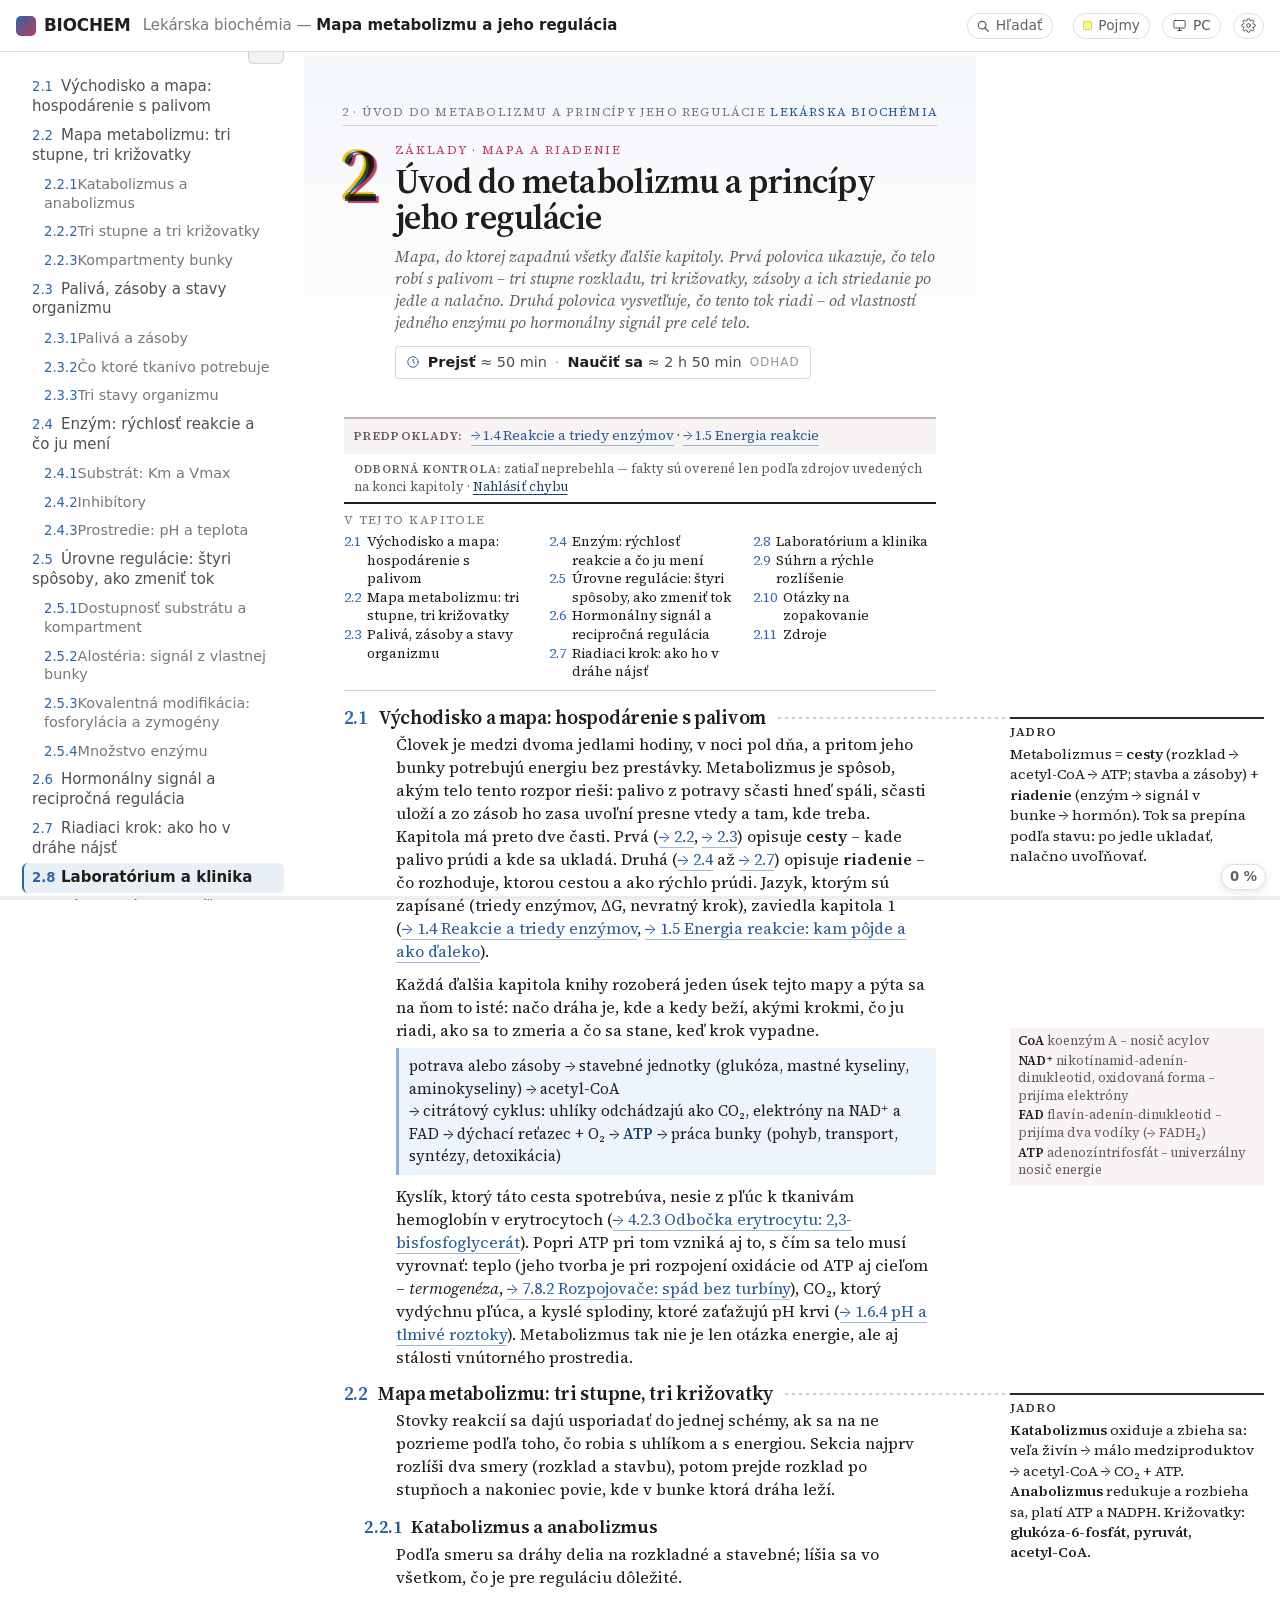
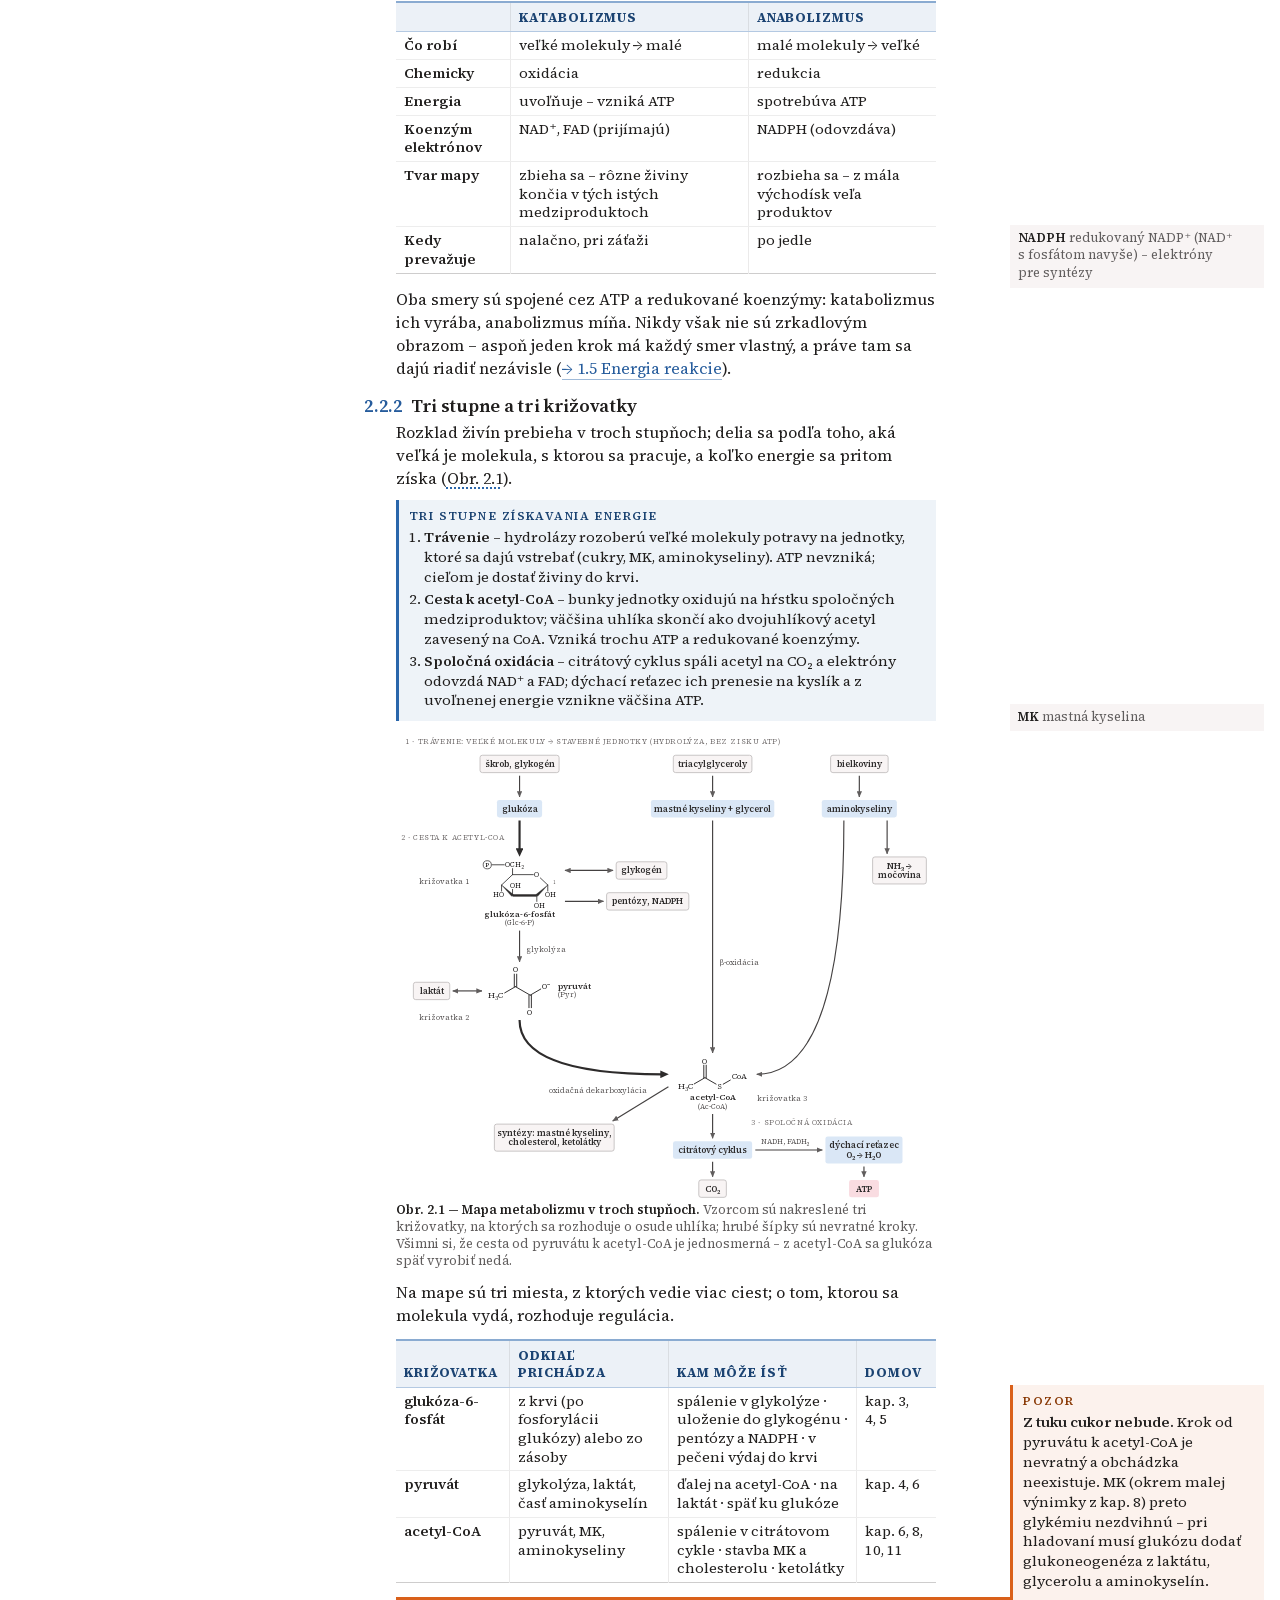
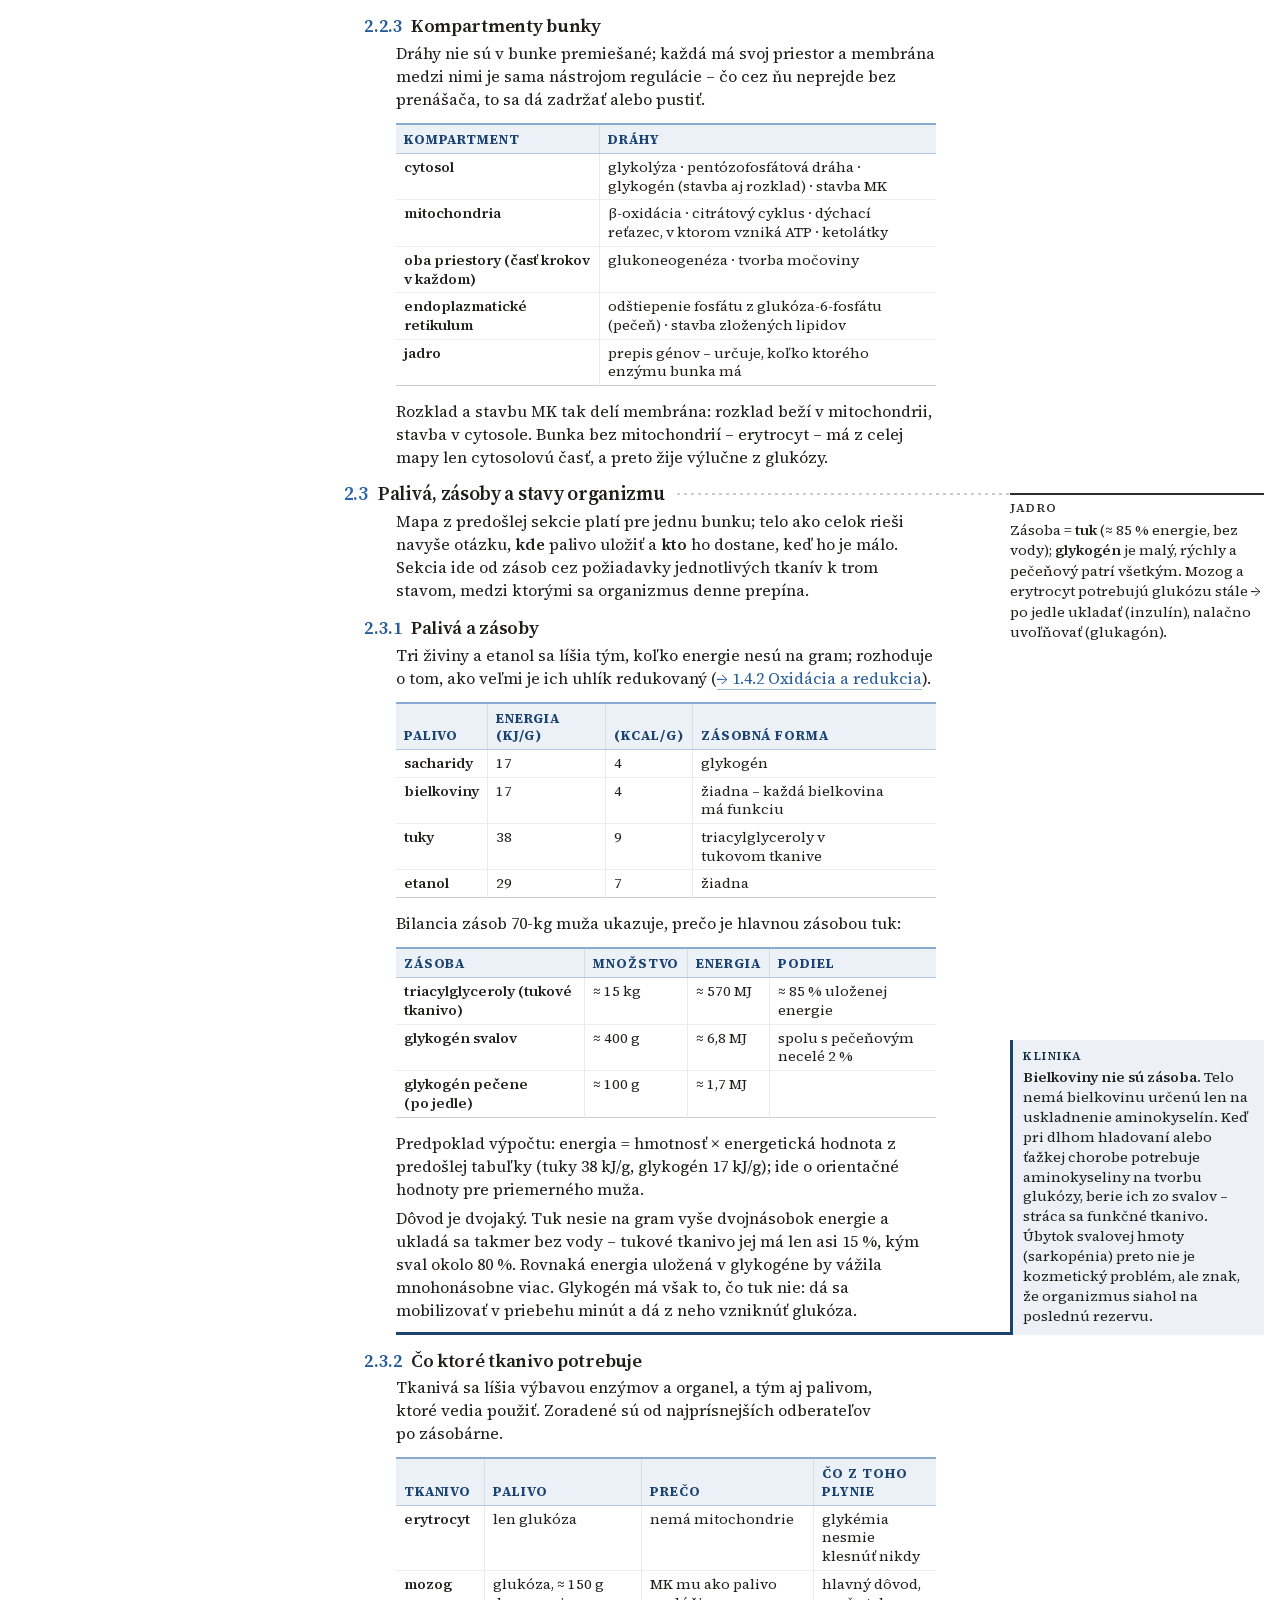
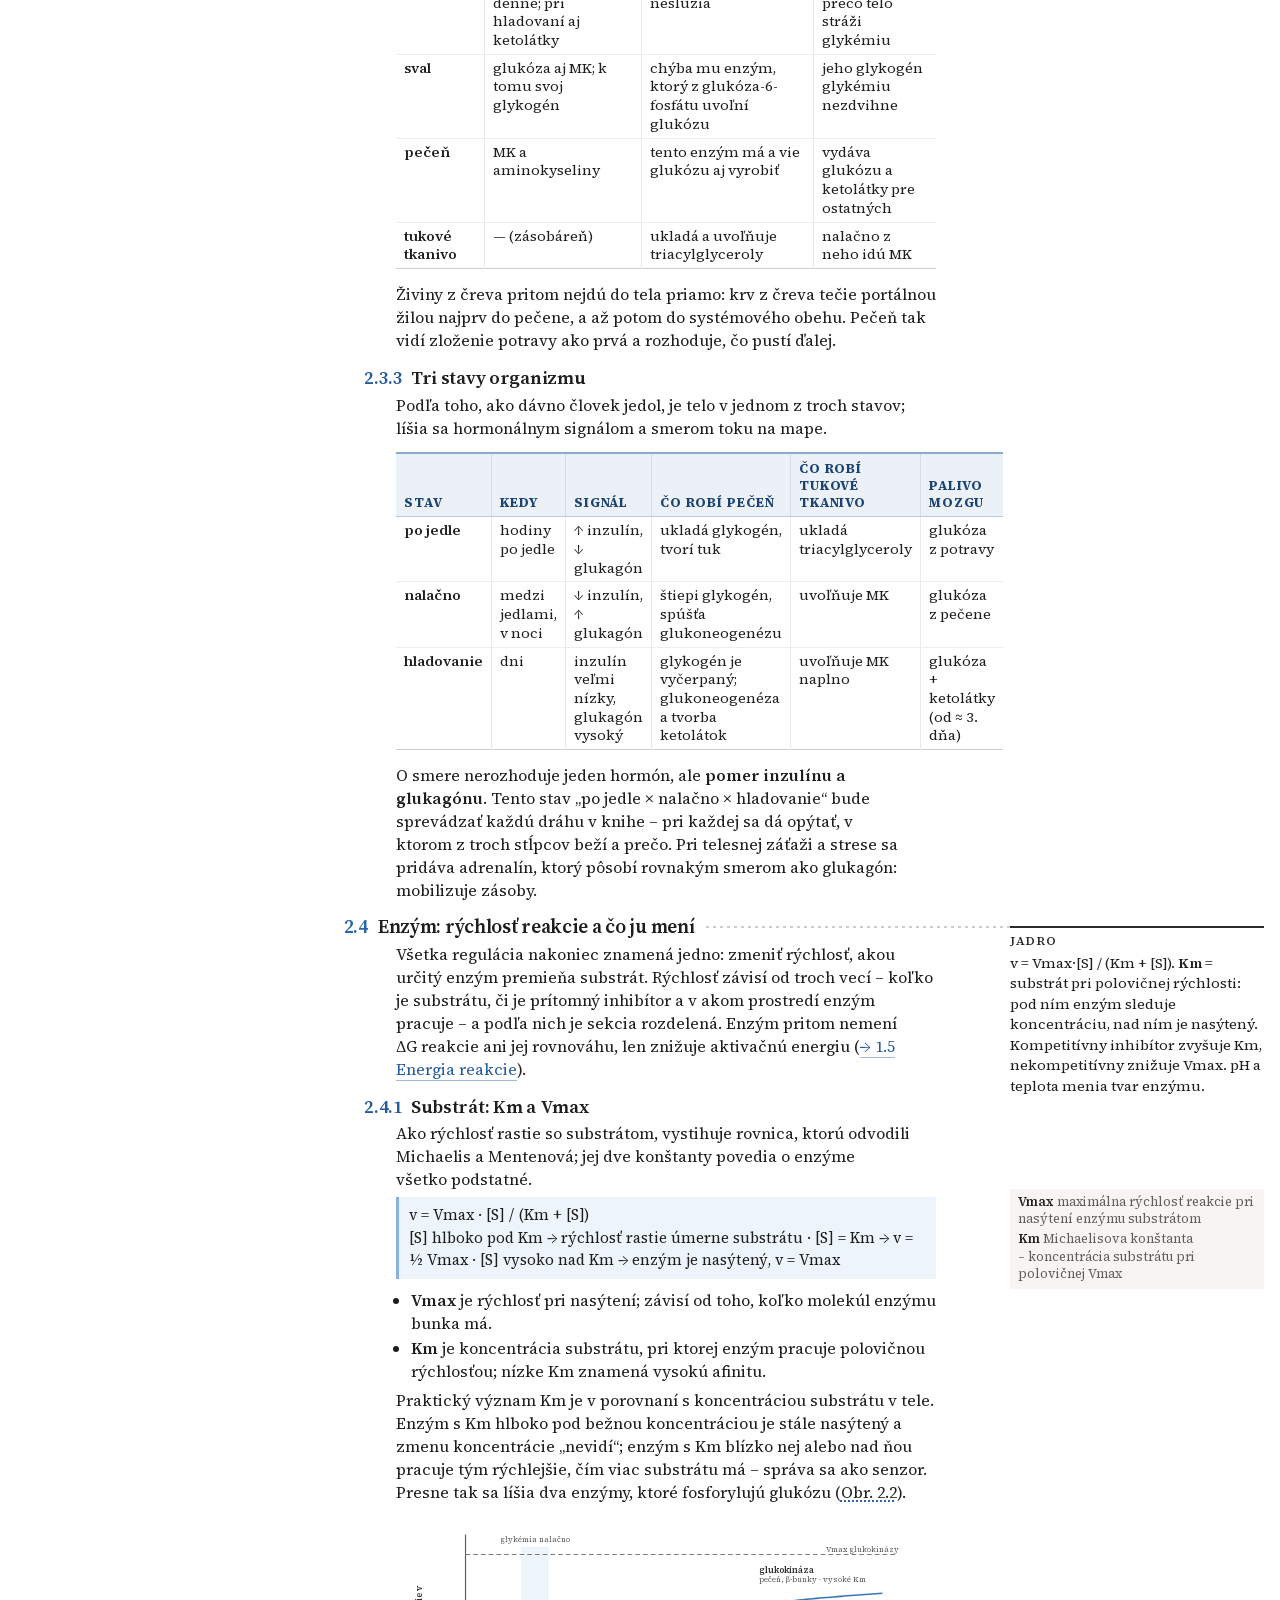
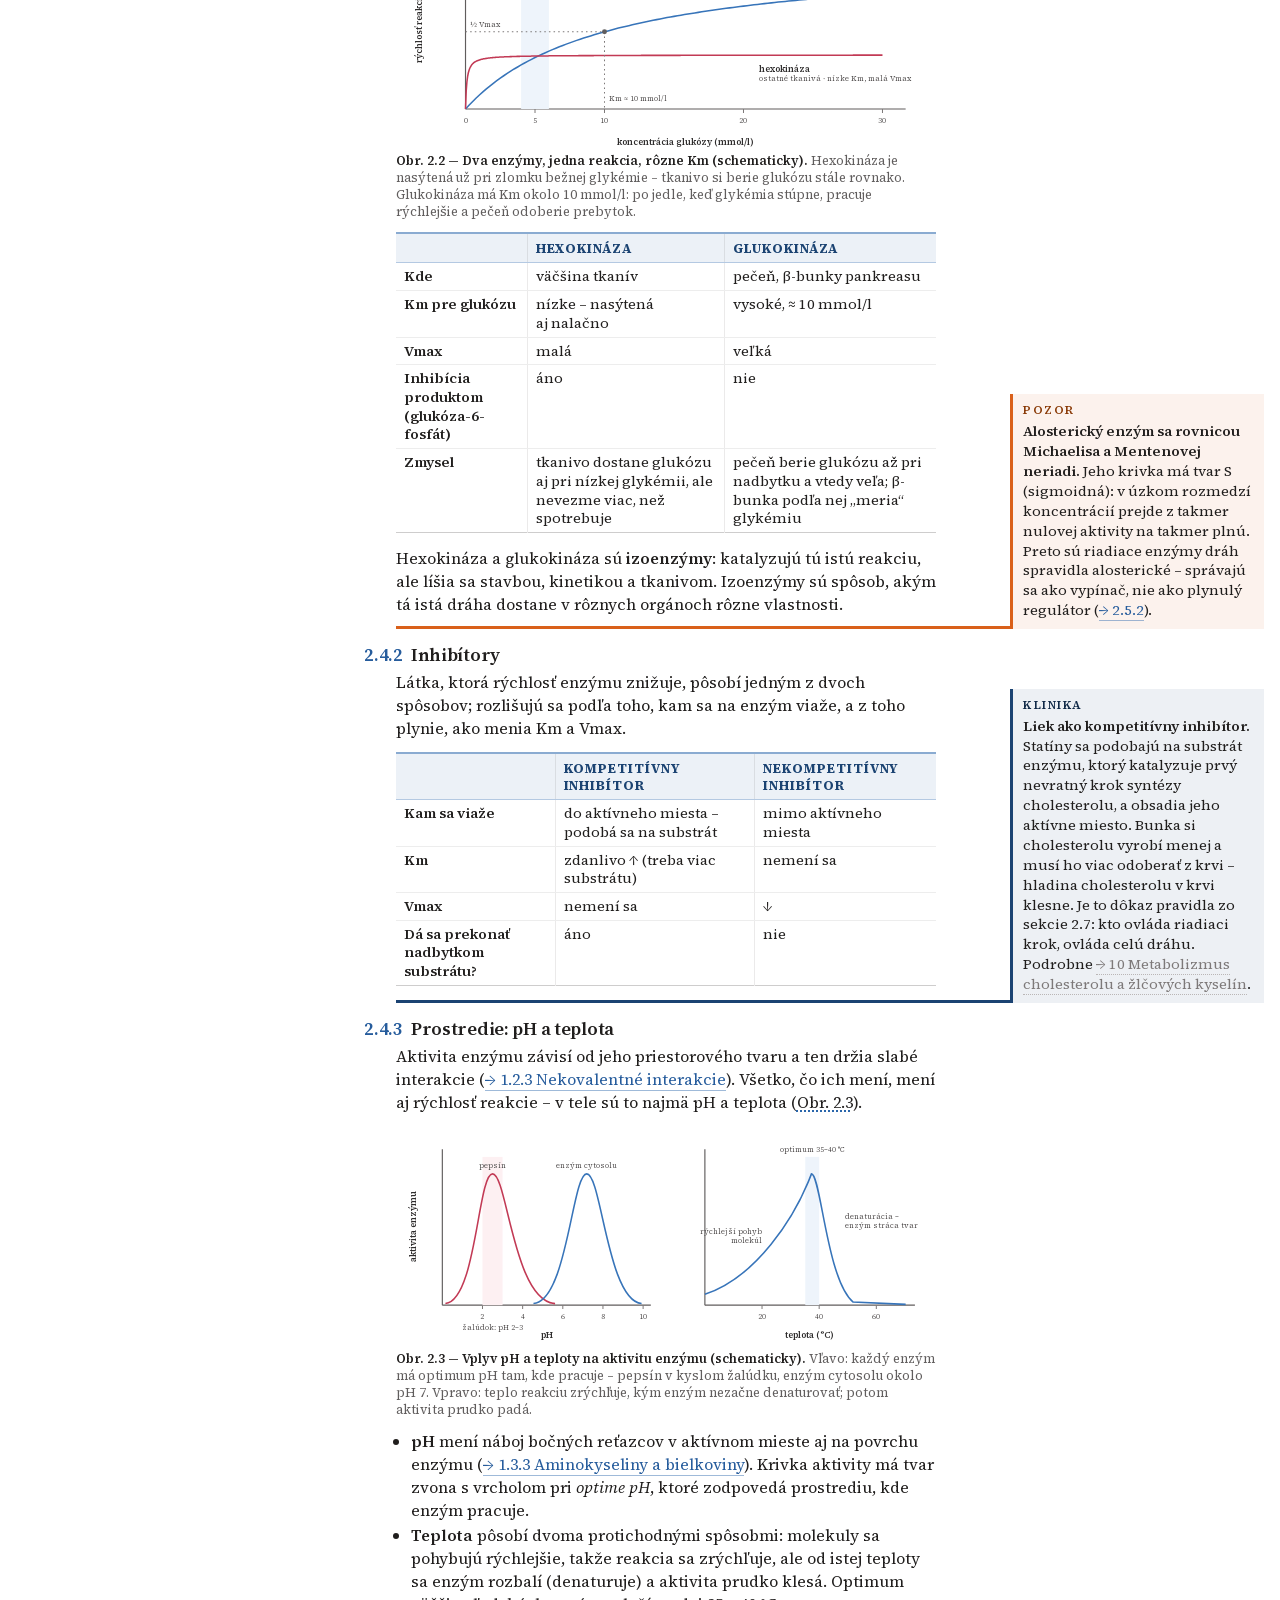
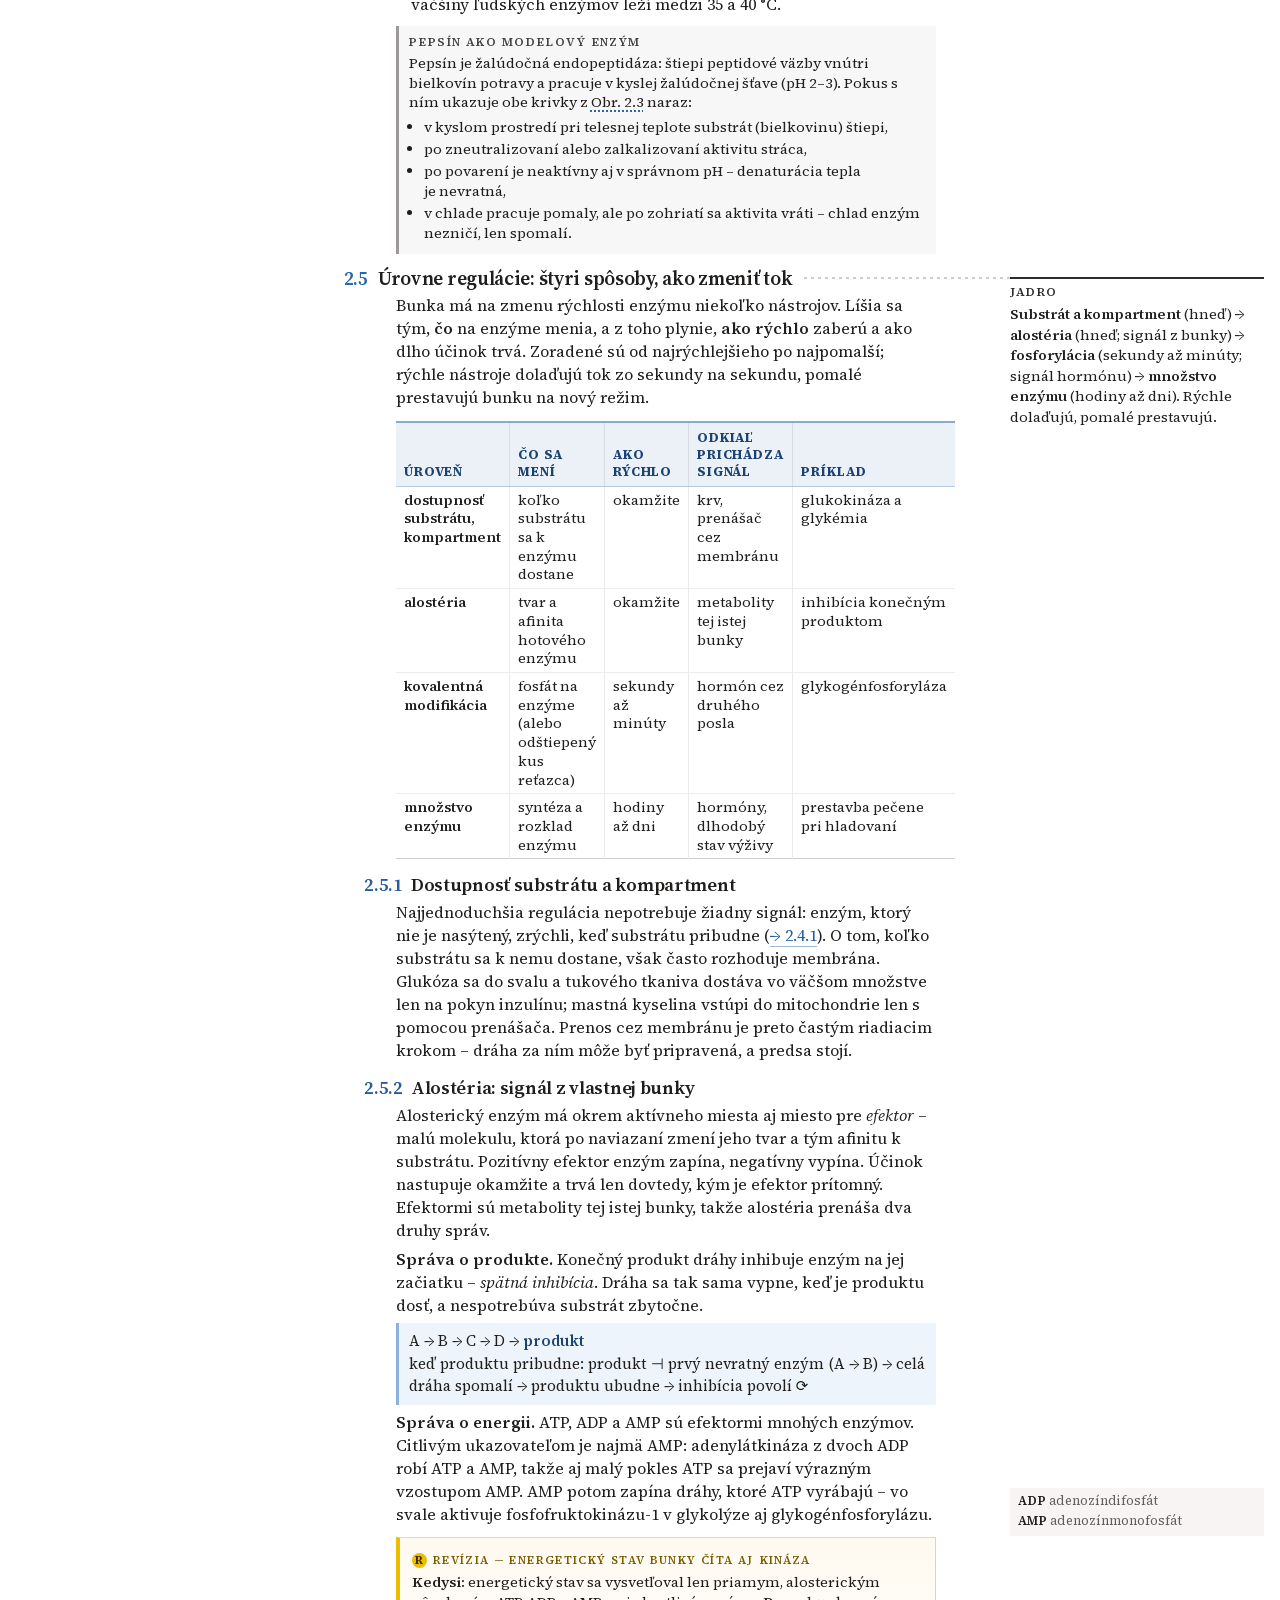
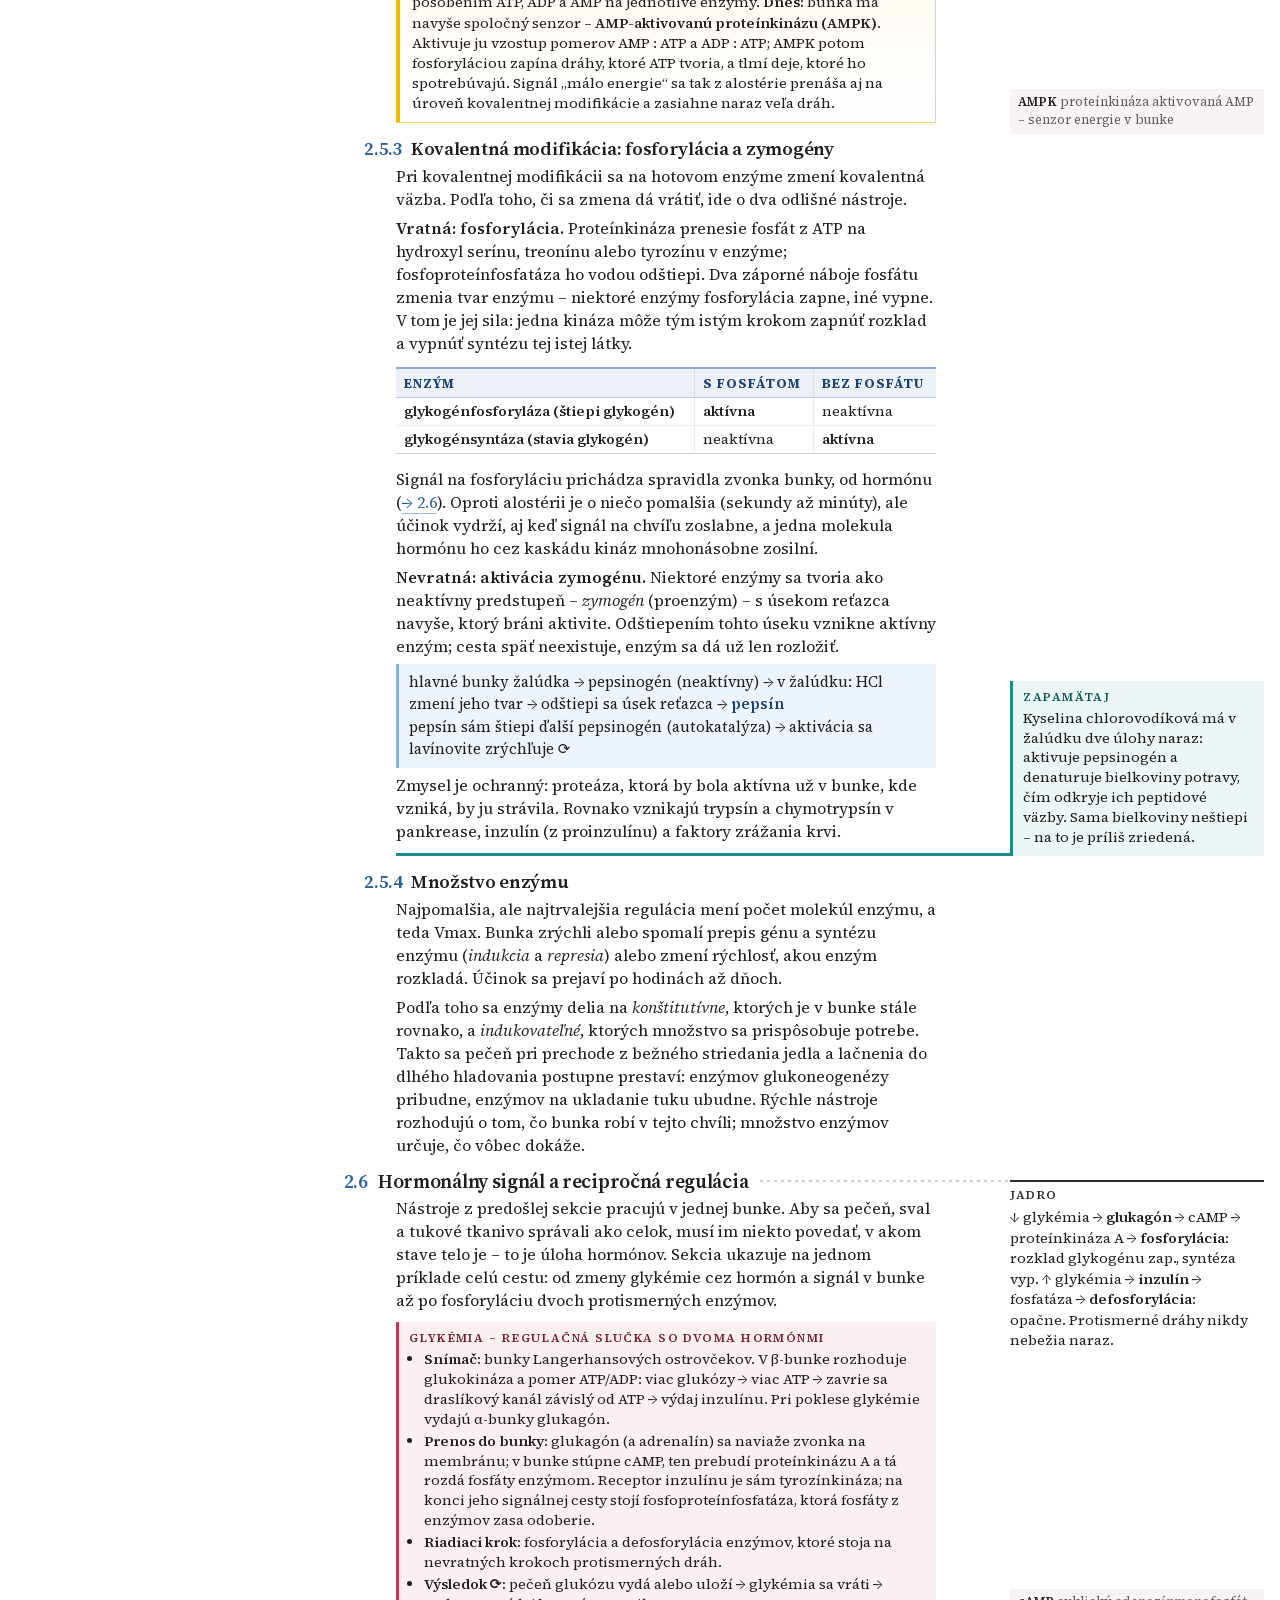
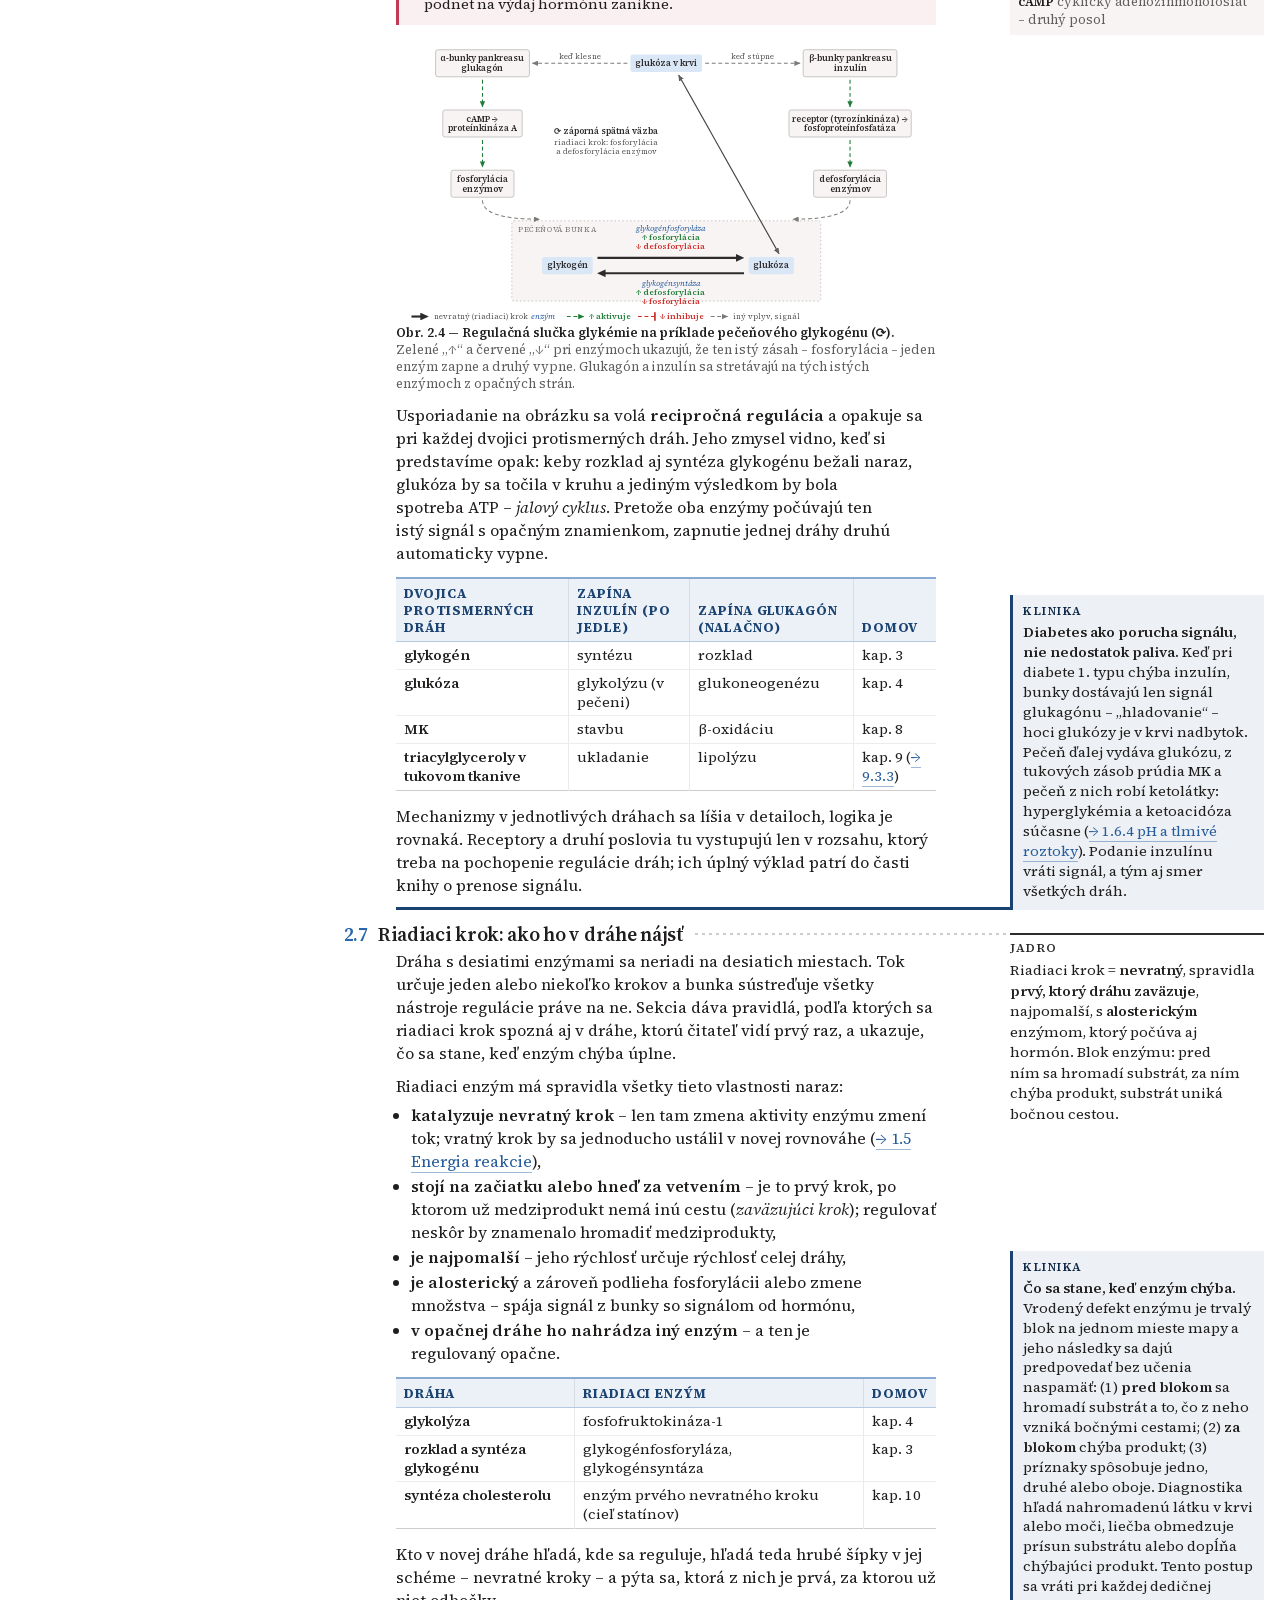
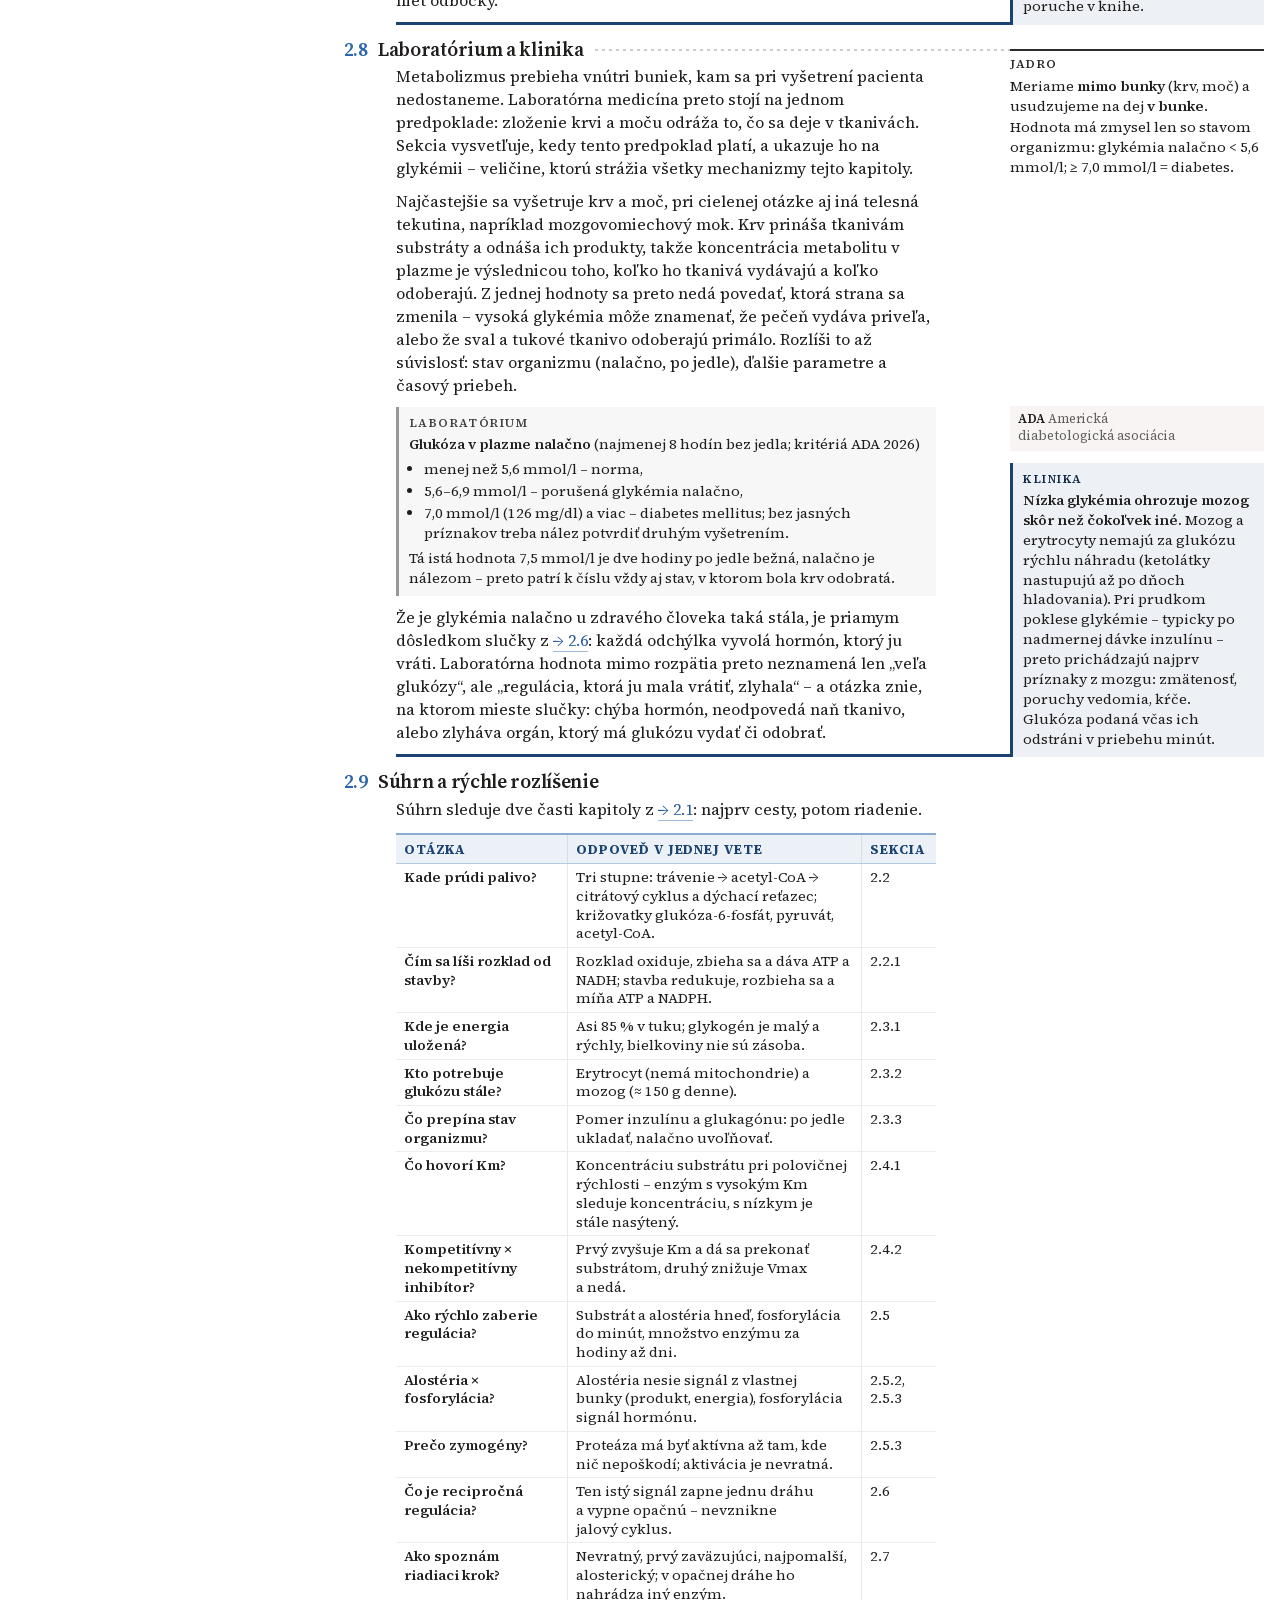
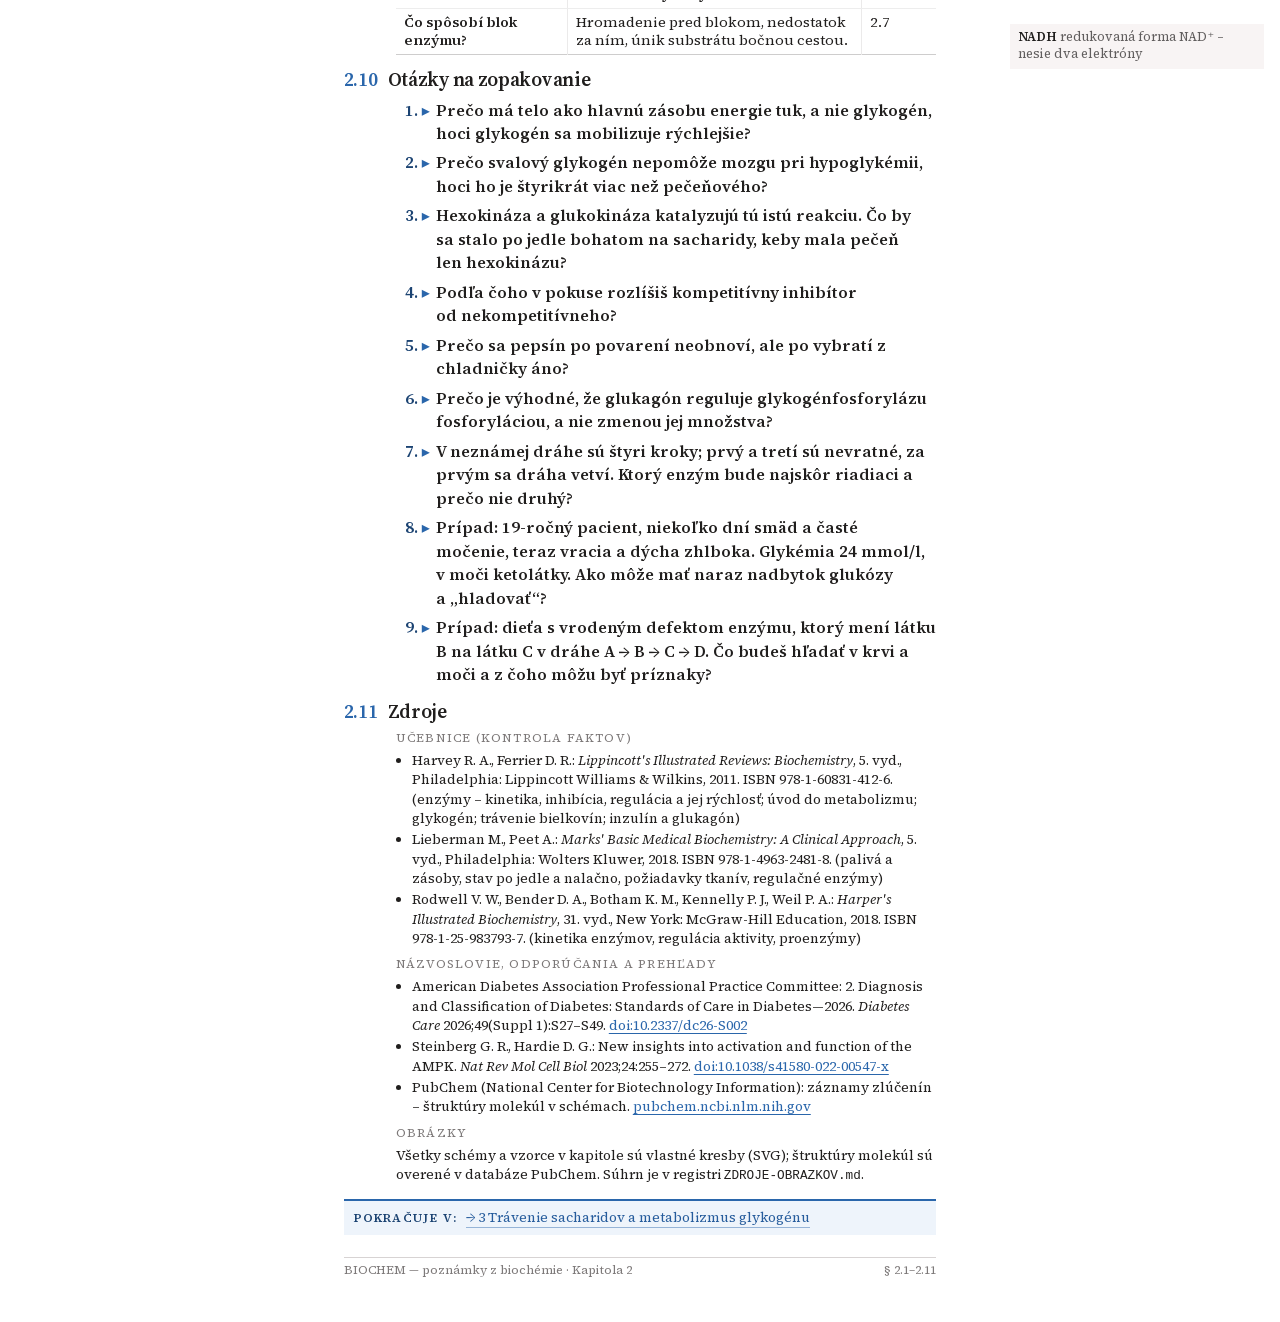
<file: chapters/02_uvod_regulacia_metabolizmu.html>
<!DOCTYPE html>
<html lang="sk">
<head>
<meta charset="utf-8">
<meta name="viewport" content="width=device-width, initial-scale=1">
<title>2 · Úvod do metabolizmu a princípy jeho regulácie</title>
<script>/* stránka v náhľade (assets/js/peek.js) — skryť hlavičku skôr, než sa vykreslí */if(/[?&]embed=/.test(location.search))document.documentElement.classList.add("pk-embed")</script>
<script>/* pri F5/Späť ukázať stránku až na obnovenej pozícii (peek.js odkryje; poistka 2 s) */(function(){try{var h=document.documentElement,n=performance.getEntriesByType("navigation")[0],t=n&&n.type,s=location.search;if(/[?&]y=[1-9]/.test(s)||(!/[?&]embed=/.test(s)&&(t==="reload"||t==="back_forward")&&parseInt(sessionStorage.getItem("pk-y:"+location.pathname),10)>0)){h.classList.add("pk-restoring");setTimeout(function(){h.classList.remove("pk-restoring")},2000)}}catch(e){}})()</script>
<script>/* úvodné načítanie (assets/js/peek.js): pf-intro vždy (okrem náhľadu, maximalizácie z náhľadu ?ni=1 a zníženého pohybu); pf-mid, keď sa kapitola otvára uprostred (F5/Späť na uloženej pozícii, ?y=, odkaz na sekciu) */(function(){try{var h=document.documentElement,s=location.search,n=performance.getEntriesByType("navigation")[0],t=n&&n.type;if(/[?&](embed|ni)=/.test(s)||(window.matchMedia&&matchMedia("(prefers-reduced-motion: reduce)").matches))return;h.classList.add("pf-intro");if(/[?&]y=[1-9]/.test(s)||location.hash.length>1||((t==="reload"||t==="back_forward")&&parseInt(sessionStorage.getItem("pk-y:"+location.pathname),10)>0))h.classList.add("pf-mid");setTimeout(function(){h.classList.remove("pf-intro","pf-hero","pf-go","pf-mid")},8000)}catch(e){}})()</script>
<script>/* skrytý bočný obsah (assets/js/toc-collapse.js) — zapnúť pred vykreslením, nech stránka neblikne */try{if(localStorage.getItem("pf-toc-collapsed")==="1")document.documentElement.classList.add("toc-collapsed")}catch(e){}</script>
<script src="../assets/js/view-early.js"></script>
<link rel="stylesheet" href="../assets/fonts/fonts.css">
<link rel="stylesheet" href="../assets/styles/site.css">
<link rel="stylesheet" href="../assets/styles/glossary.css">
<link rel="stylesheet" href="../assets/styles/view-toggle.css">
<style>
/* ══ Broadsheet — design-system tokens ══════════════════════════════════ */
:root{
  --color-bg:#f3f2f2;
  --color-surface:#eae9e9;
  --color-text:#201e1d;
  --color-accent:#0088b0;
  --color-accent-2:#d6006c;
  --color-divider:color-mix(in srgb,#201e1d 16%,transparent);

  --color-neutral-100:#f8f4f4; --color-neutral-200:#eae7e7; --color-neutral-300:#d7d3d3;
  --color-neutral-400:#bab6b6; --color-neutral-500:#9b9797; --color-neutral-600:#7d7979;
  --color-neutral-700:#605d5d; --color-neutral-800:#444141; --color-neutral-900:#2d2b2b;

  --color-accent-100:#e9f8ff; --color-accent-200:#cbeeff; --color-accent-300:#99e0ff;
  --color-accent-400:#62c5ee; --color-accent-500:#38a6cf; --color-accent-600:#1186ac;
  --color-accent-700:#006786; --color-accent-800:#004961; --color-accent-900:#0a303e;

  --color-accent-2-100:#fff1f4; --color-accent-2-200:#ffdee6; --color-accent-2-300:#ffc0d0;
  --color-accent-2-400:#ff90b1; --color-accent-2-500:#ff458e; --color-accent-2-600:#d82071;
  --color-accent-2-700:#aa0b56; --color-accent-2-800:#790e3d; --color-accent-2-900:#4b1528;

  --color-process-yellow:#edbb00;

  --font-heading:"Source Serif 4",system-ui,serif;
  --font-heading-weight:600;
  --font-body:"Source Serif 4",system-ui,serif;
  --font-mono:ui-monospace,"SF Mono",Menlo,Consolas,monospace;

  --space-1:5px; --space-2:10px; --space-3:15px; --space-4:20px; --space-6:30px; --space-8:40px;
  --radius-sm:1px; --radius-md:2px; --radius-lg:4px;

  --shadow-sm:0 1px 2px color-mix(in srgb,#2d2b2b 14%,transparent);
  --shadow-md:0 3px 10px color-mix(in srgb,#2d2b2b 16%,transparent);
  --shadow-lg:0 12px 32px color-mix(in srgb,#2d2b2b 22%,transparent);
}
*,*::before,*::after{box-sizing:border-box}
html{-webkit-text-size-adjust:100%}
body{margin:0;background:#fff;color:var(--color-text);font-family:var(--font-body);
  font-size:calc(15px*var(--z,1));line-height:1.55;font-weight:400;padding:0}
h1,h2,h3,h4,h5,h6{font-family:var(--font-heading);font-weight:var(--font-heading-weight);
  line-height:1.12;letter-spacing:-0.015em;margin:0 0 var(--space-2)}
p{margin:0 0 var(--space-3)}
a{color:var(--color-accent);text-underline-offset:3px}
img{display:block;max-width:100%}
figure{margin:0}
figcaption{font-size:calc(11px*var(--z,1));margin-top:var(--space-1);
  color:color-mix(in srgb,var(--color-text) 55%,transparent)}
.text-muted{color:color-mix(in srgb,var(--color-text) 55%,transparent)}
:focus{outline:none}
:focus-visible{outline:2px solid var(--color-accent);outline-offset:2px}
::selection{background:color-mix(in srgb,var(--color-accent) 30%,transparent)}
.hr{height:1px;border:0;margin:var(--space-4) 0;background:var(--color-divider)}

/* — tables — */
.table{width:100%;border-collapse:collapse;font-size:calc(14px*var(--z,1))}
.table th{text-align:left;font-size:calc(11px*var(--z,1));letter-spacing:0.08em;text-transform:uppercase;
  color:color-mix(in srgb,var(--color-text) 60%,transparent);
  padding:var(--space-2);border-bottom:1px solid var(--color-divider)}
.table td{padding:var(--space-2);
  border-bottom:1px solid color-mix(in srgb,var(--color-text) 8%,transparent)}
.table tbody tr:hover{background:color-mix(in srgb,var(--color-text) 4%,transparent)}

/* — tags — */
.tag{display:inline-flex;align-items:center;font-size:calc(11px*var(--z,1));letter-spacing:0.02em;
  padding:3px 10px;border-radius:calc(var(--radius-md)*0.75)}
.tag-accent{background:var(--color-accent-100);color:var(--color-accent-800)}
.tag-accent-2{background:var(--color-accent-2-100);color:var(--color-accent-2-800)}
.tag-neutral{background:var(--color-neutral-100);color:var(--color-neutral-800)}

/* — the plate numeral: three process inks, no black plate — */
.cmyk-num{--cmyk-num-ground:var(--color-bg);position:relative;width:fit-content;
  line-height:0.9;font-feature-settings:"pnum" 1;
  padding:0.12em;margin:-0.12em}
.cmyk-num .paper{color:var(--color-bg);
  text-shadow:0.036em 0.025em 0 var(--color-bg),-0.031em -0.023em 0 var(--color-bg)}
.cmyk-num .plate{position:absolute;inset:0.12em;mix-blend-mode:multiply}
.cmyk-num .plate-c{color:var(--color-accent)}
.cmyk-num .plate-m{color:var(--color-accent-2);translate:0.036em 0.025em}
.cmyk-num .plate-y{color:var(--color-process-yellow);translate:-0.031em -0.023em}

/* ══ doc-page — the printed sheet ═══════════════════════════════════════ */
.page{--color-bg:#fff;margin:0 auto;background:#fff;
  padding:50px;box-shadow:none;border:0;
  font-size:calc(13.5px*var(--z,1));line-height:1.42;text-wrap:pretty}
.page p{margin:0 0 6px;orphans:3;widows:3}
.page ul,.page ol{margin:0 0 6px;padding-left:15px}
.page li{margin:0 0 2px;orphans:3;widows:3}
.page table.table{font-size:calc(12px*var(--z,1));line-height:1.3}
.page table.table th,.page table.table td{padding:3px 8px 3px 0;vertical-align:top}
.keep{break-inside:avoid}
.page sup{font-size:calc(9px*var(--z,1));line-height:0}

.running-head{display:flex;justify-content:space-between;align-items:baseline;
  font-size:calc(10px*var(--z,1));letter-spacing:0.1em;text-transform:uppercase;color:var(--color-neutral-600);
  padding-bottom:4px;border-bottom:1px solid var(--color-neutral-300);margin-bottom:14px}
.running-foot{display:flex;justify-content:space-between;align-items:baseline;
  font-size:calc(10px*var(--z,1));color:var(--color-neutral-600);
  padding-top:4px;border-top:1px solid var(--color-neutral-300);margin-top:22px}

/* — chapter opener — */
.opener{display:flex;align-items:flex-start;gap:18px;margin-bottom:10px}
.opener .num{font-family:var(--font-heading);font-size:calc(64px*var(--z,1));font-weight:600;
  letter-spacing:-0.03em;--cmyk-num-ground:#fff}
.eyebrow{font-size:calc(10px*var(--z,1));letter-spacing:0.14em;text-transform:uppercase;
  color:var(--color-accent-2);margin-bottom:4px}
.opener h1{font-size:calc(29px*var(--z,1));line-height:1.05;font-weight:600;letter-spacing:-0.015em}
.standfirst{margin:6px 0 0;font-size:calc(13px*var(--z,1));font-style:italic;
  color:var(--color-neutral-700);max-width:46em}

/* — contents block — */
.contents{column-count:3;column-gap:22px;font-size:calc(11.5px*var(--z,1));line-height:1.35;padding:8px 0;
  border-top:2px solid var(--color-text);border-bottom:1px solid var(--color-neutral-300);
  margin-bottom:16px}
.contents .label{column-span:all;font-size:calc(10px*var(--z,1));letter-spacing:0.12em;text-transform:uppercase;
  color:var(--color-neutral-600);margin-bottom:5px}
.contents .row{display:flex;gap:6px;break-inside:avoid}
.contents .row span:first-child{color:var(--color-accent);font-variant-numeric:tabular-nums}

/* — numbered sections — */
.sec-h{display:flex;gap:10px;font-size:calc(16px*var(--z,1));font-weight:600;margin:0 0 5px}
.sec-h .n{color:var(--color-accent);font-variant-numeric:tabular-nums}
.sec-body{padding-left:calc(2.6em + 10px);margin-bottom:14px}
.sub-h{font-size:calc(15.5px*var(--z,1));font-weight:600;margin:16px 0 5px -1.7em}
.sub-h .n{color:var(--color-accent-700);font-variant-numeric:tabular-nums;margin-right:8px}
.micro{font-size:calc(11px*var(--z,1));letter-spacing:0.1em;text-transform:uppercase;
  color:var(--color-neutral-600);margin-bottom:4px}

/* — callouts — */
.flag{margin:10px 0;padding:8px 10px;background:var(--color-accent-2-100);
  border-left:3px solid var(--color-accent-2)}
.flag .label{font-size:calc(10px*var(--z,1));letter-spacing:0.12em;text-transform:uppercase;
  color:var(--color-accent-2-800);margin-bottom:3px}
.flag .body{font-size:calc(12px*var(--z,1));line-height:1.38;color:var(--color-accent-2-900)}
.flag .body p{margin:0 0 5px}.flag .body p:last-child{margin:0}

.note{margin:10px 0;padding:8px 10px;background:var(--color-accent-100);
  border-left:3px solid var(--color-accent)}
.note .label{font-size:calc(10px*var(--z,1));letter-spacing:0.12em;text-transform:uppercase;
  color:var(--color-accent-800);margin-bottom:3px}
.note .body{font-size:calc(12px*var(--z,1));line-height:1.38;color:var(--color-accent-900)}
.note .body p{margin:0 0 5px}.note .body p:last-child{margin:0}

.plain{margin:10px 0;padding:8px 10px;background:var(--color-neutral-100);
  border-left:3px solid var(--color-neutral-400)}
.plain .label{font-size:calc(10px*var(--z,1));letter-spacing:0.12em;text-transform:uppercase;
  color:var(--color-neutral-700);margin-bottom:3px}
.plain .body{font-size:calc(12px*var(--z,1));line-height:1.38;color:var(--color-neutral-900)}
.plain .body p{margin:0 0 5px}.plain .body p:last-child{margin:0}

/* — REVÍZIA block (CLAUDE.md §1.3, značka [R]) ————————————————————————
   Zámerne NIE .note/.flag/.plain: site.js tie tri triedy vyplaví do
   bočného stĺpca ako poznámky na okraji, a revízia patrí do hlavného
   toku textu — je to obsah, nie komentár. Preto vlastná trieda.        */
.rev{margin:11px 0;padding:9px 12px;break-inside:avoid;
  background:linear-gradient(180deg,#fffaf0,#fff);
  border:1px solid color-mix(in srgb,var(--color-process-yellow) 55%,transparent);
  border-left:4px solid var(--color-process-yellow)}
.rev .label{display:inline-flex;align-items:center;gap:6px;
  font-size:calc(9.5px*var(--z,1));letter-spacing:0.12em;text-transform:uppercase;
  color:#7a5c00;margin-bottom:4px;font-weight:600}
.rev .label .r{display:inline-flex;align-items:center;justify-content:center;
  width:15px;height:15px;border-radius:50%;background:var(--color-process-yellow);
  color:#3d2e00;font-size:calc(9px*var(--z,1));font-weight:700;letter-spacing:0}
.rev .body{font-size:calc(12px*var(--z,1));line-height:1.4}
.rev .body p{margin:0 0 5px}.rev .body p:last-child{margin:0}
.rev table.table{margin:6px 0 5px}

/* — mechanism diagram in the press's own monospace — */
.diagram{font-family:var(--font-mono);font-size:calc(10px*var(--z,1));line-height:1.35;
  background:var(--color-surface);border-left:2px solid var(--color-neutral-400);
  padding:9px 11px;margin:9px 0;overflow-x:auto;white-space:pre;
  color:var(--color-neutral-900);border-radius:var(--radius-sm)}

/* — kaskáda v riadku a rozvetvenie (CLAUDE.md §2.5) — */
.chain{font-size:calc(12.5px*var(--z,1));line-height:1.5;margin:8px 0;padding:7px 10px;
  background:var(--color-accent-100);border-left:3px solid var(--color-accent-400)}
.chain b{color:var(--color-accent-800)}
.fork{display:grid;grid-template-columns:repeat(auto-fit,minmax(150px,1fr));gap:10px;
  margin:9px 0;font-size:calc(12px*var(--z,1));line-height:1.38}
.fork>div{padding:7px 9px;background:var(--color-neutral-100);
  border-top:2px solid var(--color-neutral-400)}
.fork>div b{display:block;margin-bottom:2px;color:var(--color-neutral-900)}

/* — charts — */
.chart{margin:12px 0;break-inside:avoid;max-width:700px}
.chart svg{width:100%;height:auto;display:block;font-family:var(--font-body)}
.chart figcaption{font-size:calc(10.5px*var(--z,1));line-height:1.35;margin-top:4px;color:var(--color-neutral-700)}
.chart figcaption b{color:var(--color-text)}
.chart .ax{stroke:var(--color-neutral-400);stroke-width:1}
.chart .grid{stroke:var(--color-neutral-300);stroke-width:1;stroke-dasharray:2 3}
.chart .ser{fill:none;stroke-width:2;stroke-linejoin:round;stroke-linecap:round}
.chart .s-c{stroke:var(--color-accent)}
.chart .s-m{stroke:var(--color-accent-2)}
.chart .s-k{stroke:var(--color-neutral-700)}
.chart .f-c{fill:var(--color-accent);opacity:.13}
.chart .f-m{fill:var(--color-accent-2);opacity:.13}
.chart .band-c{fill:var(--color-accent-100)}
.chart .band-m{fill:var(--color-accent-2-100)}
.chart .tick{font-size:9.5px;fill:var(--color-neutral-600);font-variant-numeric:tabular-nums}
.chart .lbl{font-size:10.5px;fill:var(--color-neutral-800)}
.chart .lbl-c{font-size:10.5px;fill:var(--color-accent-700)}
.chart .lbl-m{font-size:10.5px;fill:var(--color-accent-2-700)}
.chart .cap{font-size:9.5px;fill:var(--color-neutral-600);letter-spacing:.08em;text-transform:uppercase}
.chart .mark{stroke:var(--color-neutral-800);stroke-width:1;stroke-dasharray:3 3}
.chart .bar-c{fill:var(--color-accent-500)}
.chart .bar-m{fill:var(--color-accent-2-500)}

/* — krížové odkazy (CLAUDE.md §3.1) ————————————————————————————————————
   a.xref  = odkaz na kapitolu, ktorá už existuje. Ostáva skutočným
             <a href>, takže funguje aj bez JS a bez shellu; keď pribudne
             split.js, otvorí sa vedľa v druhom paneli.
   .xref-soon = tá istá informácia pre kapitolu, ktorá ešte nie je
             napísaná. Zámerne NIE <a>: mŕtvy odkaz je horší než žiadny.
             Text nesie číslo aj názov, takže dáva zmysel aj v tlači.   */
.xref{color:var(--color-accent-700);text-decoration:none;
  border-bottom:1px solid color-mix(in srgb,var(--color-accent) 45%,transparent);
  white-space:nowrap}
.xref:hover{background:var(--color-accent-100);border-bottom-color:var(--color-accent)}
.xref-soon{color:var(--color-neutral-600);
  border-bottom:1px dotted var(--color-neutral-400);white-space:nowrap;cursor:help}

.deps,.next{font-size:calc(11.5px*var(--z,1));line-height:1.5;margin:0 0 10px;padding:7px 10px;
  background:var(--color-neutral-100);border-top:2px solid var(--color-neutral-400)}
.deps b,.next b{font-size:calc(10px*var(--z,1));letter-spacing:.1em;text-transform:uppercase;
  color:var(--color-neutral-700);margin-right:6px}
.next{border-top-color:var(--color-accent);background:var(--color-accent-100);margin:16px 0 0}
.next b{color:var(--color-accent-800)}

/* — two/three column content blocks — */
.cols-2{display:grid;grid-template-columns:repeat(2,1fr);gap:16px;
  font-size:calc(12.5px*var(--z,1));line-height:1.35}
.cols-3{display:grid;grid-template-columns:repeat(3,1fr);gap:16px;
  font-size:calc(12.5px*var(--z,1));line-height:1.35}
.flow-2{column-count:2;column-gap:22px;font-size:calc(12.5px*var(--z,1));line-height:1.38}

.lede{font-size:calc(12.5px*var(--z,1));color:var(--color-neutral-700)}
b,strong{font-weight:600}
.tnum{font-variant-numeric:tabular-nums}

@media screen and (min-width:981px){
  .sec-h,.sub-h,.micro,.hr,.diagram,.chart,.table,.running-foot,
  .cols-2,.cols-3,.flow-2,.note,.flag,.plain,.rev,.fork,.chain{clear:both}
  .sec-body::after{content:"";display:block;clear:both}
}

@media (max-width:820px){
  body{padding:0}
  .page{padding:20px 16px}
  .contents{column-count:2}
  .cols-3,.cols-2,.flow-2{grid-template-columns:1fr;column-count:1;display:block}
  .cols-3>div,.cols-2>div{margin-bottom:12px}
  .sec-body{padding-left:0}
  .sub-h{margin-left:0}
  .opener{gap:12px}
  .opener .num{font-size:calc(46px*var(--z,1))}
  .table{display:block;overflow-x:auto}
  .chart{overflow-x:auto}
  .chart svg{max-width:none;min-width:100%}
  .xref,.xref-soon{white-space:normal}
}
@media print{
  body{background:#fff;padding:0}
  .page{max-width:none;padding:0.7in}
  .diagram{overflow:visible}
  .cols-2,.cols-3{display:block}
  .cols-2>div,.cols-3>div{margin-bottom:8px}
  .flow-2{column-count:1}
  .contents{column-count:1}
  .xref{color:#000;border-bottom:0}
  .xref-soon{color:#444;border-bottom:0}
  .rev{background:#fff;border:1px solid #999;border-left:4px solid #999}
}
@media (prefers-reduced-motion:reduce){*{animation:none!important;transition:none!important}}
/* — doplnky pre generované kapitoly (tools/build.js) — */
.src p,.src li{font-size:calc(11.5px*var(--z,1));line-height:1.4}
.src ul{padding-left:16px}
.src .micro{font-size:calc(10px*var(--z,1))}
figure.keep>.diagram{margin:9px 0 3px}
figure.keep>figcaption{font-size:calc(10.5px*var(--z,1));line-height:1.35;color:var(--color-neutral-700);margin:0 0 9px}
figure.keep>figcaption b{color:var(--color-text)}
.page code{font-family:var(--font-mono);font-size:.92em}
.chart .bx{fill:var(--color-neutral-200)}
.chart .bx-c{fill:var(--color-accent-200)}
.chart .bx-m{fill:var(--color-accent-2-200)}
.chart .bx-k{fill:var(--color-neutral-100);stroke:var(--color-neutral-400)}

/* ══ farebné boxy = vrstvy výkladu (CLAUDE.md §1.1, §5.1); každá kniha používa svoju podmnožinu (book.json → boxes) ══
   Vlastné triedy (.box), NIE .note/.flag/.plain — tie site.js vyplavuje do
   okraja ako poznámky, kým boxy sú jadro textu.  --c = farba pásika,
   --cl = tmavší odtieň pre štítok (kontrast na tónovanom pozadí).        */
.box{--c:var(--color-neutral-500);--cl:var(--color-neutral-800);
  margin:10px 0;padding:8px 10px;break-inside:avoid;
  background:color-mix(in srgb,var(--c) 8%,#fff);border-left:3px solid var(--c)}
.box .label{font-size:calc(10px*var(--z,1));letter-spacing:.12em;text-transform:uppercase;font-weight:600;
  color:var(--cl);margin-bottom:3px}
.box .body{font-size:calc(12px*var(--z,1));line-height:1.38}
.box .body>*:last-child{margin-bottom:0}
.box .body p{margin:0 0 5px}
.box .body ul,.box .body ol{margin:0 0 5px}
.box .body table.table{margin:5px 0}
.k-mech{--c:var(--color-accent);--cl:var(--color-accent-800)}
.k-morf,.k-reg{--c:var(--color-accent-2);--cl:var(--color-accent-2-800)}
.k-detek,.k-lab,.k-kvant{--c:var(--color-neutral-500);--cl:var(--color-neutral-800)}
.k-klin{--c:var(--color-accent-800);--cl:var(--color-accent-900)}
.k-pozor{--c:#d9601a;--cl:#8a3b08}
.k-zap{--c:#1f8a8a;--cl:#0f5555}
.k-fyz,.k-chem{--c:#3f8a55;--cl:#24582f}
/* „Môžeš počuť“ – pojem alebo údaj z osnovy, ktorý sa nepodarilo doložiť: bez farebnej plochy, prerušovaný pásik */
.k-pocut{--c:var(--color-neutral-500);--cl:var(--color-neutral-700);background:none;border-left:2px dashed var(--color-neutral-500)}
.box.k-pocut .body{color:var(--color-neutral-800)}

/* ══ okraj stránky (CLAUDE.md §5.3) ═══════════════════════════════
   Jadro (hlavná myšlienka sekcie) a Skratky nie sú vrstva výkladu → bez farebnej
   plochy a bez ľavého pásika. Šírka pásika 0 zároveň znamená, že site.js k nim
   nekreslí čiaru cez text (čiara má hrúbku ľavého okraja poznámky).           */
.k-jadro{--cl:var(--color-neutral-900);background:none;border-left:0;
  border-top:2px solid var(--color-neutral-900);padding:5px 0 1px}
.k-jadro .body{line-height:1.42}
.k-skr{background:var(--color-neutral-100);border-left:0;padding:4px 8px;margin:3px 0 9px}
.box.k-skr .body{font-size:calc(10.5px*var(--z,1));line-height:1.4;color:var(--color-neutral-700)}
.k-skr .sk b{font-weight:600;color:var(--color-text)}
.k-skr .sk+.sk::before{content:"· "}
@media screen and (min-width:981px){
  /* na okraji jedna skratka na riadok; v texte (mobil, tlač) idú za sebou */
  .k-skr.side-note .sk{display:block;margin:0 0 2px}
  .k-skr.side-note .sk+.sk::before{content:none}
}
/* mobil: skratky rastú s ostatným písmom (blok na konci súboru ich pre vyššiu špecifickosť nezachytí) */
@media screen and (max-width:820px){.box.k-skr .body{font-size:calc(11.5px*var(--z,1))}}

/* ══ obrázky (rovnaké pravidlá vo všetkých knihách) ═
   --fw = najväčšia rozumná šírka zobrazenia; malý obrázok sa nerozmaže.   */
.fig{margin:11px auto;break-inside:avoid;max-width:min(100%,var(--fw,100%))}
.fig img{display:block;width:100%;height:auto;background:transparent;border:0;cursor:zoom-in}
.fig figcaption{font-size:calc(10.5px*var(--z,1));line-height:1.35;margin-top:4px;color:var(--color-neutral-700)}
.fig figcaption b{color:var(--color-text)}
.fig figcaption .src-link{display:inline-flex;align-items:center;gap:3px;
  color:var(--color-neutral-500);text-decoration:none}
.fig figcaption .src-link:hover{color:var(--color-accent);text-decoration:underline}
.fig figcaption .src-link svg{width:10px;height:10px;flex:none;
  fill:none;stroke:currentColor;stroke-width:1.8;stroke-linecap:round;stroke-linejoin:round}
.fig-row{display:flex;flex-wrap:wrap;align-items:flex-start;gap:14px;margin:11px 0}
.fig-row .fig{flex:var(--ar,1) 1 0;min-width:0;margin:0;max-width:none}
@media screen and (min-width:981px){
  .box,.fig,.fig-row{clear:both}
  .fig-row .fig{clear:none}
  /* obrázok obtekaný textom (md: titulok obrázka … | side [right] fw=340): vľavo alebo vpravo vedľa odseku;
     tabuľky, schémy, nadpisy a boxy ho neobtekajú */
  .fig.side{float:left;clear:both;width:min(38%,var(--fw,340px));margin:2px 22px 10px 0}
  .fig.side.right{float:right;margin:2px 0 10px 22px}
  .sec-h,.sub-h,.micro,.diagram,.chart,.table,.cols,.fork,.chain,.flow-2,.quiz,.contents{clear:both}
  .sec-body::after{content:"";display:block;clear:both}
}
@media (max-width:820px){
  .fig-row{display:block}
  .fig-row .fig{margin-bottom:12px;max-width:min(100%,var(--fw,100%))}
}
@media print{
  .box{background:#fff;border:1px solid #999;border-left:4px solid var(--c)}
  .box.k-jadro{border:0;border-top:1.5px solid #000}
  .box.k-skr{border:0}
  .fig figcaption .src-link{display:inline;color:#555}
  .fig figcaption .src-link svg{display:none}
  .fig figcaption .src-link[href]::after{content:" (" attr(href) ")";font-size:calc(8px*var(--z,1));word-break:break-all}
  .fig-row{display:block;overflow:hidden}
  .fig-row .fig{float:left;width:calc(50% - 8px);margin:0 0 10px}
  .fig-row .fig+.fig{float:right}
  /* tlačová strana je užšia než 981 px, obtekanie sa preto zapína zvlášť */
  .fig.side{float:left;clear:both;width:38%;margin:0 16px 8px 0}
  .fig.side.right{float:right;margin:0 0 8px 16px}
  .sec-body::after{content:"";display:block;clear:both}
}

/* ══ náhľad inej kapitoly (assets/js/peek.js) ═════════════════════
   Panel prekryje stred a pravý stĺpec; hlavička a ľavý obsah ostávajú.
   --pk-left / --pk-top dopočíta skript z polohy bočného panela a hlavičky.
   Maximalizácia = --pk-m → 0 (prechod na left/top/right/bottom, 0,5 s).   */
.pk-backdrop{position:fixed;z-index:44;left:var(--pk-left,0px);top:var(--pk-top,52px);right:0;bottom:0;
  background:rgba(32,28,40,.30);-webkit-backdrop-filter:blur(2px);backdrop-filter:blur(2px);
  opacity:0;transition:opacity .22s ease}
.pk-backdrop.pk-in{opacity:1}
.pk-backdrop.pk-max-on{opacity:0;transition:opacity .5s ease}
.pk{--pk-m:16px;--pk-ease:cubic-bezier(.4,0,.2,1);
  position:fixed;z-index:45;
  left:calc(var(--pk-left,0px) + var(--pk-m));top:calc(var(--pk-top,52px) + var(--pk-m));
  right:var(--pk-m);bottom:var(--pk-m);
  display:flex;flex-direction:column;overflow:hidden;
  background:#fff;border:1px solid var(--color-neutral-300);border-radius:12px;
  box-shadow:0 22px 56px rgba(20,16,32,.30),0 2px 8px rgba(20,16,32,.12);
  opacity:0;transform:translateY(12px) scale(.985);
  transition:opacity .22s ease,transform .28s cubic-bezier(.2,.7,.2,1)}
.pk.pk-in{opacity:1;transform:none}
.pk.pk-max-on{--pk-m:0px;border-radius:0;border-color:transparent;box-shadow:0 0 0 rgba(0,0,0,0);
  transition:left .5s var(--pk-ease),top .5s var(--pk-ease),right .5s var(--pk-ease),bottom .5s var(--pk-ease),
    border-radius .5s var(--pk-ease),box-shadow .5s ease,border-color .5s ease}
.pk-bar{flex:none;display:flex;align-items:center;gap:4px;height:44px;padding:0 8px 0 14px;overflow:hidden;
  border-bottom:1px solid var(--color-neutral-200);background:var(--color-neutral-50,#faf9fb);
  font-family:var(--site-font,system-ui,sans-serif);font-size:calc(12.5px*var(--z,1));color:var(--color-text);
  transition:height .5s var(--pk-ease),opacity .3s ease,border-color .5s ease}
.pk.pk-max-on .pk-bar{height:0;opacity:0;border-color:transparent}
.pk-kind{flex:none;font-size:calc(10px*var(--z,1));letter-spacing:.12em;text-transform:uppercase;font-weight:600;
  color:var(--color-accent-700);padding:3px 7px;border-radius:4px;
  background:color-mix(in srgb,var(--color-accent) 10%,transparent);margin-right:6px}
.pk-title{flex:1;min-width:0;font-weight:600;overflow:hidden;text-overflow:ellipsis;white-space:nowrap}
.pk-btn{flex:none;display:inline-flex;align-items:center;justify-content:center;width:32px;height:32px;
  border:0;border-radius:7px;background:transparent;color:var(--color-neutral-600);cursor:pointer;
  transition:background .15s ease,color .15s ease}
.pk-btn svg{width:16px;height:16px;fill:none;stroke:currentColor;stroke-width:1.9;stroke-linecap:round;stroke-linejoin:round}
.pk-btn-max:hover{background:color-mix(in srgb,var(--color-accent) 12%,transparent);color:var(--color-accent-700)}
.pk-btn-close:hover{background:color-mix(in srgb,var(--color-accent-2) 14%,transparent);color:var(--color-accent-2-700)}
.pk-btn:focus-visible{outline:2px solid var(--color-accent);outline-offset:1px}
.pk-btn:active{transform:scale(.94)}
.pk-frame{flex:1;display:block;width:100%;min-height:0;border:0;background:#fff}
/* rám je skrytý, kým sa vnútri kapitola nenačíta a nenastaví na cieľový odsek – inak by bolo vidieť skok zo začiatku */
.pk:not(.pk-ready) .pk-frame{opacity:0}
.pk:not(.pk-ready),.pk:not(.pk-ready) *{cursor:progress}
.pk-load{position:relative;flex:none;height:0;overflow:visible;pointer-events:none}
.pk-load i{position:absolute;left:0;top:0;height:3px;width:40%;opacity:0;
  background:linear-gradient(90deg,var(--color-accent),var(--color-accent-2))}
.pk-load.on i{opacity:1;animation:pk-slide 1.1s ease-in-out infinite}
@keyframes pk-slide{0%{left:-40%}100%{left:100%}}
@media (max-width:980px){.pk{--pk-m:8px}}

/* kým je náhľad otvorený: stránka pod ním stojí, posuvník nahradí odsadenie */
html.pk-lock{overflow:hidden}
html.pk-lock body{padding-right:var(--pk-sbw,0px)}

/* bočný obsah pri maximalizácii (skript presunie body a animuje posun) */
.pk-nav-gap{height:18px;margin:6px 8px 0;border-bottom:1px dashed var(--color-neutral-300)}
.site-header .crumb{transition:opacity .25s ease}
.site-header .crumb.pk-fade{opacity:0}

/* ── úvodné načítanie kapitoly (assets/js/peek.js, skorá trieda v tools/build.js) ──────────────
   Pri otvorení od začiatku (pf-intro): 
   biela plocha s kolieskom → hlavička kapitoly (po načítaní písma) sa zjaví za .2 s →
   po načítaní všetkého zvyšok „odmaskuje“ zhora nadol (prvá obrazovka 1 s, ostatok ďalších 0,5 s; popri tom sa obsah zo zmenšenia a rozmazania zaostrí).
   Pri otvorení uprostred (F5/Späť, odkaz na sekciu; pf-mid) sa hlavička nezjavuje zvlášť: po obnovení pozície sa odmaskuje viditeľná časť zhora nadol a zväčšuje sa od stredu obrazovky. Horná lišta ostáva stále. Všetko je pod html.pf-intro, ktorú skript po animácii (alebo po 8 s) zloží. */
@property --pf-p{syntax:"<length>";inherits:false;initial-value:0px}
@property --pf-t{syntax:"<number>";inherits:true;initial-value:0}
@property --pf-hb{syntax:"<length>";inherits:false;initial-value:0px}
@keyframes pf-spin{to{transform:rotate(360deg)}}
@media screen{
  html.pf-intro{background:#fff}
  html.pf-intro::after{opacity:1;transition:opacity .2s ease;
    content:"";position:fixed;z-index:5;left:50%;top:50%;width:34px;height:34px;margin:-17px 0 0 -17px;
    box-sizing:border-box;border:3px solid color-mix(in srgb,var(--color-accent) 18%,transparent);
    border-top-color:var(--color-accent);border-radius:50%;animation:pf-spin .8s linear infinite;pointer-events:none}
  html.pf-intro.pf-hero::after{opacity:0}
  html.pf-intro .site-shell{
    --pf-edge:240px;
    -webkit-mask-image:linear-gradient(180deg,#000 calc(var(--pf-p) - var(--pf-edge)),transparent var(--pf-p)),linear-gradient(180deg,#000 var(--pf-hb),transparent var(--pf-hb));
    mask-image:linear-gradient(180deg,#000 calc(var(--pf-p) - var(--pf-edge)),transparent var(--pf-p)),linear-gradient(180deg,#000 var(--pf-hb),transparent var(--pf-hb))}
  .pf-veil{position:fixed;left:0;right:0;bottom:0;top:var(--site-header-h,52px);z-index:30;pointer-events:none;
    -webkit-backdrop-filter:blur(20px);backdrop-filter:blur(20px)}
  /* zväčšenie celej stránky (vrátane okrajových poznámok a ich čiar); hlavička sa vyrovná opačným pohybom */
  html.pf-intro.pf-go .page{transform:translateY(calc((1 - var(--pf-t))*36px)) scale(calc(.93 + .07*var(--pf-t)))}
  html.pf-intro.pf-go:not(.pf-mid) .chapter-hero{transform:translateY(calc(-36px*(1 - var(--pf-t))/(.93 + .07*var(--pf-t)))) scale(calc(1/(.93 + .07*var(--pf-t))))}
  html.pf-intro:not(.pf-mid) .chapter-hero{opacity:0}
  html.pf-intro.pf-hero .chapter-hero{opacity:1;transition:opacity .2s ease}
  html.pf-intro .site-sidebar,html.pf-intro .toc-expand{opacity:0}
  html.pf-intro.pf-go .site-sidebar,html.pf-intro.pf-go .toc-expand{opacity:1;transition:opacity .5s ease}
}
@media (prefers-reduced-motion:reduce){html.pf-intro::after{animation:none}}

/* stránka vnútri náhľadu: len obsah, bez hlavičky a bočného panela */
html.pk-restoring body{visibility:hidden}
/* fork: na samostatnom riadku je len nadpis stĺpca; tučné slová v texte ostávajú vo vete */
.fork>div>b:not(:first-child){display:inline;margin:0}
.pk-embed .site-header,.pk-embed .site-sidebar,.pk-embed .reading-progress,
.pk-embed .reading-pct,.pk-embed .skip-link{display:none!important}

/* návrat tlačidlom Späť */
.pk-back-in .site-main{animation:pk-back .35s cubic-bezier(.2,.7,.2,1)}
.pk-back-in .site-sidebar nav{animation:pk-fadein .35s ease}
@keyframes pk-back{from{opacity:0;transform:translateX(-32px)}to{opacity:1;transform:none}}
@keyframes pk-fadein{from{opacity:0}to{opacity:1}}
@media (prefers-reduced-motion:reduce){
  .pk,.pk.pk-max-on,.pk-bar,.pk-backdrop{transition:none}
  .pk-back-in .site-main,.pk-back-in .site-sidebar nav{animation:none}
}
@media print{.pk,.pk-backdrop{display:none!important}}

/* ══ tlač ═════════════════════════════════════════════════════════
   Strana A4 má ~700 px, takže sa v tlači zapínajú mobilné pravidlá
   z chapter.css (@media max-width:820px): graf s posuvníkom, tabuľka ako blok.
   Tu ich vraciame a riešime zlom strán.                                    */
@page{size:A4;margin:14mm 15mm 16mm}
@media print{
  .page{padding:0!important}
  .chart{overflow:visible!important;max-width:100%}
  .chart svg{min-width:0!important;max-width:100%!important}
  .table{display:table!important;overflow:visible!important;width:100%}
  .diagram{white-space:pre-wrap}
  /* fotografia nezaberie celú stranu – inak ostávajú polovičné prázdne strany */
  .fig{max-width:100%!important}
  .fig img{width:auto;max-width:100%;max-height:6.5cm;margin:0 auto}
  .fig-row .fig img{max-height:5.2cm}
  .chart svg{max-height:9.5cm}
  /* úspornejšia tlač (4. 10. 2026): obsah kapitoly v dvoch stĺpcoch, zdroje drobnejším písmom v dvoch stĺpcoch */
  .contents{column-count:2;column-gap:24px}
  .sec-body.src{font-size:calc(9.5px*var(--z,1));line-height:1.35}
  .sec-body.src ul{column-count:2;column-gap:22px;margin-top:3px}
  .sec-body.src li{break-inside:avoid;margin-bottom:2px}
  /* nadpis nikdy sám na spodku strany */
  .sec-h,.sub-h,h2,h3,.box .label{break-after:avoid;page-break-after:avoid}
  /* dlhé boxy sa smú zlomiť (inak nechajú prázdnu pol stranu); tabuľky a riadky nie */
  .box.keep{break-inside:auto}
  tr,.fig,.chart,figure.keep{break-inside:avoid}
  p,li{orphans:3;widows:3}
  .reader-ctl,#pt-zoom{display:none!important}
}

/* lupa (assets/js/zoom.js) */
#pt-zoom{position:fixed;inset:0;z-index:90;display:none;align-items:center;justify-content:center;
  padding:24px;background:rgba(20,18,26,.82);-webkit-backdrop-filter:blur(5px);backdrop-filter:blur(5px);cursor:zoom-out}
#pt-zoom.on{display:flex}
#pt-zoom img{max-width:100%;max-height:100%;background:#fff;box-shadow:var(--shadow-lg)}

/* okrajové poznámky (site.js): na pôvodnom mieste v texte ostane čiara vo farbe a hrúbke
   ľavého okraja poznámky, ktorá vedie až k nej; poznámka na čiare sedí spodkom.
   Dlhé odkazy sa musia zalamovať, inak presiahnu úzky stĺpec (204–254 px, --side-w v site.css) a stránka dostane vodorovný posuv */
.side-anchor{display:block;height:0;margin:10px 0;padding:0;position:relative;z-index:4;pointer-events:none}
/* zalomenie čiary k poznámke, ktorú iná odtlačila nižšie (zvislý + vodorovný úsek, site.js) */
.side-anchor i{display:none;position:absolute;background-color:inherit}
/* prerušovaná čiara od nadpisu sekcie k Jadru na okraji (site.js: drawLead) */
.jadro-lead{position:absolute;z-index:4;pointer-events:none;overflow:visible}
.jadro-lead path{fill:none;stroke:var(--color-neutral-500);stroke-width:1;stroke-dasharray:3 4}
@media (max-width:980px){.side-anchor,.jadro-lead{display:none!important}}
@media print{.jadro-lead{display:none!important}}
@media (min-width:981px){.box.side-note{margin:0}}
@media print{.side-anchor{display:none}}
@media screen and (min-width:981px){.side-note{transform:none!important;overflow-wrap:anywhere}}
.xref,.xref-soon{white-space:normal}

/* ══ vlastné schémy (chapters/fig/*.svg) ═════════════════════════ */
.chart .mk{fill:var(--color-neutral-700)}
.chart .arw{fill:none;stroke:var(--color-neutral-700);stroke-width:1.5}
.chart .arwd{fill:none;stroke:var(--color-neutral-600);stroke-width:1.3;stroke-dasharray:5 4}
.chart .cell{fill:var(--color-accent-100);stroke:var(--color-accent-600);stroke-width:1.5}
.chart .nuc{fill:var(--color-accent-400);stroke:var(--color-accent-800);stroke-width:1}
.chart .cellm{fill:var(--color-accent-2-100);stroke:var(--color-accent-2-600);stroke-width:1.5}
.chart .nucm{fill:var(--color-accent-2-500);stroke:var(--color-accent-2-800);stroke-width:1}
.chart .dot{fill:var(--color-neutral-700)}
.chart .dotm{fill:var(--color-accent-2-600)}
.chart .lblb{font-size:11px;font-weight:600;fill:var(--color-neutral-900)}
.chart .sub{font-size:9.5px;fill:var(--color-neutral-700)}
.chart .zone-r{fill:var(--color-accent-2-100)}
.chart .zone-i{fill:var(--color-accent-100)}
.chart .s-d{stroke:var(--color-neutral-700);stroke-dasharray:6 4}
.chart .s-t{stroke:var(--color-neutral-700);stroke-dasharray:2 4}
.chart .fill-acc{fill:var(--color-accent-500)}
.chart .fill-acc2{fill:var(--color-accent-2-500)}
.chart .stk-acc{fill:none;stroke:var(--color-accent-600);stroke-width:2}
.chart .stk-acc2{fill:none;stroke:var(--color-accent-2-600);stroke-width:2}
.chart .stk-n{fill:none;stroke:var(--color-neutral-600);stroke-width:1.3}

/* ══ štruktúrne vzorce a schémy dráh (CLAUDE.md §5.2) ═════════════
   Vzorce kreslí tools/vzorce.js z opisov v chapters/fig/mol/, schémy skladá
   tools/schema.js. Farebný kód je v celej knihe rovnaký:
     žltá     = koenzým, kosubstrát          modrá (akcent) = enzým a skupina, o ktorú v reakcii ide
     zelená ↑ = aktivuje                     červená ↓      = inhibuje (čiara končí priečkou)
     plná čiara = premena látky              prerušovaná    = vplyv (regulácia, signál)
     hrubá šípka = nevratný (riadiaci) krok
   Veľkosti písma .at/.ix/.nm musia sedieť s konštantami FS/IX/NUM v tools/vzorce.js. */
.chart{--sch-koe:#fae28c;--sch-koe-s:#c2940a;--sch-akt:#1f7d38;--sch-inh:#cd2b26}
/* vzorec */
.chart .bd{fill:none;stroke:var(--color-neutral-900);stroke-width:1.25;stroke-linecap:round}
.chart .bd.bb{stroke-width:3.6;stroke-linecap:butt}
.chart .wg{fill:var(--color-neutral-900);stroke:var(--color-neutral-900);stroke-width:.5;stroke-linejoin:round}
.chart .at{font-size:10.5px;fill:var(--color-neutral-900)}
.chart .at .ix{font-size:7.4px}
.chart .pc{fill:#fff;stroke:var(--color-neutral-900);stroke-width:1.1}
.chart .at.pt{font-size:9px;font-weight:600}
.chart .nm{font-size:7px;fill:var(--color-neutral-600)}
.chart .bd.hl{stroke:var(--color-accent-600);stroke-width:1.7}
.chart .bd.bb.hl{stroke-width:3.6}
.chart .wg.hl{fill:var(--color-accent-600);stroke:var(--color-accent-600)}
.chart .at.hl{fill:var(--color-accent-700);font-weight:600}
.chart .pc.hl{fill:var(--color-accent-100);stroke:var(--color-accent-600);stroke-width:1.5}
/* druhá sledovaná skupina (zv2) – karmínová; len v schéme, ktorá sleduje dve skupiny naraz a nemá reguláciu */
.chart .bd.hl2{stroke:var(--color-accent-2-600);stroke-width:1.7}
.chart .bd.bb.hl2{stroke-width:3.6}
.chart .wg.hl2{fill:var(--color-accent-2-600);stroke:var(--color-accent-2-600)}
.chart .at.hl2{fill:var(--color-accent-2-700);font-weight:600}
.chart .pc.hl2{fill:var(--color-accent-2-100);stroke:var(--color-accent-2-600);stroke-width:1.5}
.chart .t-zv{font-size:10.5px;font-weight:700;fill:var(--color-accent-700)}
.chart .t-zv2{font-size:10.5px;font-weight:700;fill:var(--color-accent-2-700)}
.chart .mk-zv{fill:var(--color-accent-500)}
/* prenos sledovanej skupiny: tenká farebná čiara POD čiernymi šípkami reakcie; .halo = podklad čiernej šípky
   vo farbe pozadia, aby ju farebná čiara neprerušila (kreslí sa: farebné → .halo → .rx) */
.chart .zv-s{fill:none;stroke:var(--color-accent-500);stroke-width:1.2}
.chart .zv2-s{fill:none;stroke:var(--color-accent-2-500);stroke-width:1.2}
.chart .halo{fill:none;stroke:#fff;stroke-width:5.5;stroke-linecap:butt}
.chart .br-zv{fill:none;stroke:var(--color-accent-600);stroke-width:1.3}
.chart .br-zv2{fill:none;stroke:var(--color-accent-2-600);stroke-width:1.3}
.chart .mk-zv2{fill:var(--color-accent-2-500)}
.chart .mn{font-size:10.5px;font-weight:600;fill:var(--color-neutral-900)}
.chart .ms{font-size:9px;fill:var(--color-neutral-700)}
/* reakcia: šípka, enzým, koenzýmy */
.chart .rx{fill:none;stroke:var(--color-neutral-800);stroke-width:1.5}
.chart .rx.nv{stroke:var(--color-neutral-900);stroke-width:2.8}
.chart .enz{font-size:10px;font-style:italic;fill:var(--color-accent-700)}
.chart .enz .kr{font-style:normal;font-weight:600;fill:var(--color-neutral-900)}
.chart .koe{fill:var(--sch-koe);stroke:var(--sch-koe-s);stroke-width:.8}
.chart .koet{font-size:9.5px;font-weight:600;fill:#3a2d00}
.chart .koa{fill:none;stroke:var(--sch-koe-s);stroke-width:1.3}
/* regulácia a iné vzťahy */
.chart .akt{fill:none;stroke:var(--sch-akt);stroke-width:1.4;stroke-dasharray:5 3.5}
.chart .inh{fill:none;stroke:var(--sch-inh);stroke-width:1.4;stroke-dasharray:5 3.5}
.chart .vz{fill:none;stroke:var(--color-neutral-600);stroke-width:1.3;stroke-dasharray:5 3.5}
.chart .akt.plna,.chart .inh.plna,.chart .vz.plna{stroke-dasharray:none}
.chart .t-akt{font-size:10px;font-weight:600;fill:var(--sch-akt)}
.chart .t-inh{font-size:10px;font-weight:600;fill:var(--sch-inh)}
/* hroty */
.chart .mk-nv{fill:var(--color-neutral-900)}
.chart .mk-n{fill:var(--color-neutral-600)}
.chart .mk-akt{fill:var(--sch-akt)}
.chart .mk-koe{fill:var(--sch-koe-s)}
.chart .mk-inh{fill:none;stroke:var(--sch-inh);stroke-width:2.2}
/* kompartment (cytosol, mitochondria…) a jeho popis */
.chart .komp{fill:var(--color-neutral-100);stroke:var(--color-neutral-400);stroke-width:1;stroke-dasharray:2 3}
.chart .komp-m{fill:var(--color-accent-100);stroke:var(--color-accent-400);stroke-width:1.2}
@media print{.chart .koe,.chart .pc,.chart .komp,.chart .komp-m{-webkit-print-color-adjust:exact;print-color-adjust:exact}}
/* rozkliknutie (CLAUDE.md §5.2, bod 7): krúžok ⊕ rozbalí výrez pod schémou, krúžok → skočí na podrobnú
   schému. Správanie: assets/js/schema.js; značky rk=, href=, <vyrez>: tools/schema.js. */
.chart .rk,.chart .rk-a{cursor:pointer;outline:none}
.chart .rk-hit{fill:transparent;stroke:transparent;stroke-width:14;pointer-events:all}
.chart .rk-b circle{fill:var(--color-accent-600);stroke:#fff;stroke-width:1.3}
.chart .rk-b path{fill:none;stroke:#fff;stroke-width:1.6;stroke-linecap:round;stroke-linejoin:round}
.chart .rk-b.rk-l circle{fill:var(--color-neutral-700)}
.chart .rk.is-open>.rk-b .rk-v{display:none}
.chart .rk.is-open>.rk-b circle{fill:var(--color-accent-800)}
.chart .rk:hover>.rk-b circle,.chart .rk:focus-visible>.rk-b circle{fill:var(--color-accent-800)}
.chart .rk-a:hover>.rk-b circle,.chart .rk-a:focus-visible>.rk-b circle{fill:var(--color-neutral-900)}
.chart .rk:hover>rect:not(.rk-hit),.chart .rk-a:hover>rect:not(.rk-hit),
.chart .rk:focus-visible>rect:not(.rk-hit),.chart .rk-a:focus-visible>rect:not(.rk-hit),
.chart .rk.is-open>rect:not(.rk-hit){stroke:var(--color-accent-600);stroke-width:1.4}
.chart .rk:hover>.rk-hit,.chart .rk-a:hover>.rk-hit,.chart .rk:focus-visible>.rk-hit,.chart .rk-a:focus-visible>.rk-hit{fill:var(--color-accent-100)}
.chart .rk-panel{display:none}
.chart .rk-panel.is-open{display:inline}
.chart .rk-bg{fill:var(--color-neutral-100)}
.chart .rk-line{fill:none;stroke:var(--color-accent-600);stroke-width:1.5}
.chart .rk-t{font-size:10.5px;font-weight:600;letter-spacing:.02em;fill:var(--color-accent-800)}
.chart .rk-x circle{fill:#fff;stroke:var(--color-neutral-400);stroke-width:1}
.chart .rk-x path{fill:none;stroke:var(--color-neutral-700);stroke-width:1.5;stroke-linecap:round}
.chart .rk-x:hover circle,.chart .rk-x:focus-visible circle{stroke:var(--color-accent-600);fill:var(--color-accent-100)}
.chart .rk-n{font-size:9.5px;fill:var(--color-neutral-800)}
.chart .rk-n b,.chart .rk-n .b{font-weight:600}
.rk-bar{display:flex;flex-wrap:wrap;align-items:center;gap:4px 10px;margin:3px 0 2px;font-size:10.5px;line-height:1.3;color:var(--color-neutral-600)}
.rk-bar button{font:inherit;font-weight:600;color:var(--color-accent-800);background:var(--color-accent-100);border:1px solid var(--color-accent-400);border-radius:2px;padding:2px 8px;cursor:pointer}
.rk-bar button:hover,.rk-bar button:focus-visible{background:var(--color-accent-200);border-color:var(--color-accent-600)}
.rk-bar i{font-style:normal;display:inline-block;width:12px;height:12px;line-height:12px;text-align:center;border-radius:50%;background:var(--color-accent-600);color:#fff;font-weight:600;font-size:10px;vertical-align:1px}
.rk-bar i.l{background:var(--color-neutral-700)}
@media print{
  .rk-bar,.chart .rk-b,.chart .rk-x{display:none}
  .chart .rk-bg{fill:none;stroke:var(--color-neutral-400);stroke-width:1}
  figure.chart.has-rk-open svg{max-height:none}
}
/* ══ Odborná kontrola a otázky na zopakovanie (CLAUDE.md §1.3, §2.2) ═══════
   Rovnaké vo všetkých knihách (KNIHY-CORE). */
.reviewed{font-size:calc(10.5px*var(--z,1));line-height:1.4;margin:-4px 0 12px;padding:0 10px;color:var(--color-neutral-700)}
.reviewed b{font-size:calc(9.5px*var(--z,1));letter-spacing:.1em;text-transform:uppercase;font-weight:600}
.reviewed a{color:var(--color-accent-800)}
ol.quiz{margin:8px 0 4px;padding-left:26px}
ol.quiz li{margin:0 0 6px}
ol.quiz li::marker{color:var(--color-accent-800);font-weight:600}
/* vlastná šípka za číslom — natívny trojuholník <summary> by sa prekrýval s číslom otázky */
ol.quiz summary{display:block;list-style:none;cursor:pointer;font-weight:600;line-height:1.45;padding-left:14px;position:relative}
ol.quiz summary::-webkit-details-marker{display:none}
ol.quiz summary::before{content:"▸";position:absolute;left:0;top:0;color:var(--color-accent);transition:transform .15s ease}
ol.quiz details[open]>summary::before{transform:rotate(90deg)}
ol.quiz summary:hover{color:var(--color-accent-800)}
ol.quiz .ans{margin:4px 0 2px 14px;padding:6px 10px;font-size:calc(12.5px*var(--z,1));line-height:1.45;
  background:var(--color-accent-100);border-left:3px solid var(--color-accent)}
@media print{
  ol.quiz summary::before{content:none}
  ol.quiz summary{padding-left:0}
  ol.quiz .ans{margin-left:0}
  ol.quiz .ans{background:none;border-left:1px solid var(--color-neutral-400);font-size:calc(10px*var(--z,1))}
}

/* stĺpce vedľa seba (blok ```cols) – vodorovné členenie rovnocenných vetiev */
.cols{display:grid;grid-template-columns:repeat(auto-fit,minmax(210px,1fr));gap:10px 14px;margin:9px 0 11px}
.cols.n4{grid-template-columns:repeat(auto-fit,minmax(150px,1fr))}
.cols>div{padding:7px 11px 5px;background:var(--color-neutral-100);border-top:2px solid var(--color-accent-400);break-inside:avoid}
.cols>div>p{margin:0 0 4px}
.cols>div>ul,.cols>div>ol{margin:0 0 3px}
@media print{.cols>div{background:none;border:1px solid var(--color-neutral-400);border-top-width:2px}}

/* otázky na zopakovanie: reflektor pojmov okolo kurzora by napovedal a klik na pojem by namiesto
   odpovede otvoril vysvetlivku → pojmy tu svietia a dajú sa otvoriť len pri zapnutom prepínači „Pojmy“ */
html:not(.pf-terms-always) ol.quiz .pf-term{pointer-events:none;cursor:inherit}
html:not(.pf-terms-always) ol.quiz .pf-term.is-lit{background-color:transparent;box-shadow:0 0 0 1.5px transparent}
/* text otázky sa pri rýchlom otváraní a zatváraní (dvojklik) nemá označovať */
ol.quiz summary{-webkit-user-select:none;user-select:none}

/* ══ mobil — o stupeň väčšie písmo (≈ +7 %) ══════════════════════
   Veľkosti v chapter.css sú v px (sadzba na tlačenú stranu), takže sa na
   úzkej obrazovke zväčšujú po jednej, každá o rovnaký krok. `screen`, lebo
   strana A4 je užšia než 820 px a tlač by pravidlo chytila tiež.
   Musí ostať na konci súboru — prebíja pravidlá vyššie.
   Od 8. 10. 2026 sa každá veľkosť ešte násobí mierkou --z (site.css): nová veľkosť = calc(Npx*var(--z,1)).                    */
@media screen and (max-width:820px){
  .page{font-size:calc(14.5px*var(--z,1))}
  .sec-h{font-size:calc(17px*var(--z,1))}
  .sub-h{font-size:calc(16.5px*var(--z,1))}
  .standfirst{font-size:calc(14px*var(--z,1))}
  .chain,.cols-2,.cols-3,.flow-2,.lede,ol.quiz .ans{font-size:calc(13.5px*var(--z,1))}
  .page table.table,.box .body,.rev .body,.note .body,.flag .body,.plain .body,.fork{font-size:calc(13px*var(--z,1))}
  .contents,.deps,.next,.src p,.src li{font-size:calc(12.5px*var(--z,1))}
  .micro{font-size:calc(12px*var(--z,1))}
  .fig figcaption,.chart figcaption,figure.keep>figcaption,.reviewed{font-size:calc(11.5px*var(--z,1))}
  .box .label,.rev .label,.note .label,.flag .label,.plain .label,
  .contents .label,.deps b,.next b,.eyebrow,.src .micro{font-size:calc(10.5px*var(--z,1))}
  /* vysvetlivky a popis v lupe (glossary.css je zdieľaný, preto tu) */
  .pf-tip{font-size:calc(14px*var(--z,1))}
  .pf-tip h4{font-size:calc(19px*var(--z,1))}
  .pf-tip .kicker{font-size:calc(15px*var(--z,1))}
  .pf-tip-body .fork > div{font-size:calc(13px*var(--z,1))}
  .pf-tip-body .chain,.pf-tip-body .why,.pf-lb-cap{font-size:calc(13.5px*var(--z,1))}
  .pf-tip figcaption{font-size:calc(12px*var(--z,1))}
}

/* „V tejto kapitole“: riadky sú odkazy na sekcie; vzhľad sa nemení, podčiarknutie až pri prejdení myšou */
.contents a.row,.contents a.row:visited{color:inherit;text-decoration:none;border:0;background:none}
.contents a.row:hover span:last-child,.contents a.row:focus-visible span:last-child{text-decoration:underline}

/* okraj stránky (.page) sa odvíja od šírky okna: na užšom okne menej prázdneho miesta, na širokom viac
   (chapter.css má pevných 50 px; mobil ≤ 820 px a tlač majú vlastné pravidlá) */
@media screen and (min-width:821px){
  .page{--pg-x:clamp(20px,3.6vw,84px);padding:clamp(22px,3.4vw,72px) var(--pg-x)}
  /* hlavička kapitoly presahuje text do strán o 40 px (site.css) – najviac však o okraj stránky, inak na
     tablete (821–980 px, kde vedľa stránky nie je stĺpec na poznámky) vytŕča z okna a stránka sa posúva do strán */
  .chapter-hero{margin-left:calc(-1*min(40px,var(--pg-x)));margin-right:calc(-1*min(40px,var(--pg-x)))}
}

/* ══ tabuľky: hlavička stĺpcov ako zreteľný pás kategórií, jemne oddelené stĺpce a odstup od
   okolitých odsekov – tabuľka za „…delia sa na:“ sa nesmie zlievať s textom (pripomienka autora 16. 10. 2026) */
.page table.table{margin:12px 0 14px!important;border-top:2px solid color-mix(in srgb,var(--color-accent) 55%,#fff);
  border-bottom:1px solid color-mix(in srgb,var(--color-text) 22%,transparent)}
.page table.table thead th{background:color-mix(in srgb,var(--color-accent) 9%,#fff);
  color:var(--color-accent-800);font-weight:700;letter-spacing:.07em;padding:6px 8px 5px;
  border-bottom:1.5px solid color-mix(in srgb,var(--color-accent) 35%,#fff);vertical-align:bottom}
.page table.table td{padding:4px 8px}
.page table.table td+td,.page table.table th+th{border-left:1px solid color-mix(in srgb,var(--color-text) 9%,transparent)}
.page table.table tbody tr:last-child td{border-bottom:0}
.box .body table.table,.rev table.table{margin:7px 0 8px!important}
@media print{.page table.table thead th{background:none}}

/* farebné stĺpce tabuľky (hlavička v .md končí {zel} | {fial} | {ruz} | {tyrk}) – keď sú stĺpce
   rovnocenné kategórie, ktoré si má čitateľ zapamätať ako trojicu.
   {fial} = akcent knihy, {ruz} = akcent-2 knihy */
.c-zel{--tc:#3f8a55}.c-fial{--tc:var(--color-accent)}.c-ruz{--tc:var(--color-accent-2)}.c-tyrk{--tc:#1f8a8a}
.page table.table th[class^="c-"]{color:var(--tc);font-weight:700;border-top:3px solid var(--tc);
  background:color-mix(in srgb,var(--tc) 13%,#fff);padding:4px 8px}
.page table.table td[class^="c-"]{background:color-mix(in srgb,var(--tc) 5%,#fff);padding-left:8px}
@media print{.page table.table th[class^="c-"],.page table.table td[class^="c-"]{background:none}}

/* vlastné schémy (SVG) idú na celú šírku textu, ale nikdy nie väčšie, než aby hlavné písmo schémy
   (10,5 jednotky z viewBoxu 700) prerástlo písmo odseku: 700 / 10,5 = 66,67 em, kde em je písmo
   odseku (.page). Písmo v schéme sa nemení – mení sa len šírka schémy; užšia schéma je vycentrovaná. */
figure.chart{max-width:min(100%,66.667em);margin-left:auto;margin-right:auto}

/* ══ skrytie bočného obsahu (assets/js/toc-collapse.js) ═════════════
   ← v paneli obsah skryje, → pod hornou lištou ho vráti; len počítač (≥ 981 px), tablet a mobile majú šuplík. */
.site-sidebar .toc-title{display:flex;align-items:center;justify-content:space-between;gap:8px}
.toc-collapse,.toc-expand{
  display:none;align-items:center;justify-content:center;flex:none;
  width:calc(30px*var(--z,1));height:calc(30px*var(--z,1));padding:0;
  border:1px solid var(--site-border);border-radius:6px;
  background:var(--site-bg);color:var(--site-text);
  font:inherit;font-size:calc(15px*var(--z,1));line-height:1;text-transform:none;letter-spacing:0;cursor:pointer;
}
.toc-collapse:hover,.toc-expand:hover{background:color-mix(in srgb,var(--site-text) 10%,var(--site-bg))}
.toc-expand{position:fixed;top:calc(var(--site-header-h) + 12px);left:12px;z-index:37}
@media (min-width:981px){
  .toc-collapse{display:inline-flex}
  html.toc-collapsed .site-sidebar{display:none}
  html.toc-collapsed .toc-expand{display:inline-flex}
}
@media print{.toc-collapse,.toc-expand{display:none!important}}
.pk-embed .toc-expand{display:none!important}

/* ══ odhad času na kapitolu (tools/build.js, timeHtml) ═════════════
   „Prejsť“ = prvé prečítanie, „Naučiť sa“ = naučiť sa na skúšku; rozklikne sa na predpoklady výpočtu.
   Nová veľkosť písma = aj riadok v bloku @media max-width:820 nižšie.                                */
.cas{margin:12px 0 0;font-family:var(--site-font,system-ui,sans-serif);font-size:calc(12px*var(--z,1));
  color:color-mix(in srgb,var(--color-text) 78%,transparent)}
.cas summary{display:inline-flex;flex-wrap:wrap;align-items:center;gap:4px 8px;cursor:pointer;list-style:none;
  padding:5px 10px;border:1px solid var(--color-divider);border-radius:var(--radius-lg);background:#fff}
.cas summary::-webkit-details-marker{display:none}
.cas summary:hover,.cas[open] summary{border-color:var(--color-accent)}
.cas summary svg{width:14px;height:14px;flex:none;fill:none;stroke:var(--color-accent);stroke-width:1.7;stroke-linecap:round;stroke-linejoin:round}
.cas summary b{font-weight:600;color:var(--color-text)}
.cas summary i{font-style:normal;opacity:.45}
.cas summary em{font-style:normal;font-size:calc(10px*var(--z,1));letter-spacing:.08em;text-transform:uppercase;opacity:.6}
.cas p{margin:6px 0 0;max-width:46em;line-height:1.45;font-size:calc(11.5px*var(--z,1))}
@media screen and (max-width:820px){.cas{font-size:calc(12.5px*var(--z,1))}.cas p{font-size:calc(12px*var(--z,1))}.cas summary em{font-size:calc(10.5px*var(--z,1))}}
@media print{.cas summary{border:0;padding:0}}

/* glosár: riadky „Patrí do skupiny“ / „Ďalší v skupine“ na konci okna vysvetlivky (assets/glossary/99-skupiny.js) */
.pf-tip-body .sib{margin:10px 0 0;padding:7px 0 0;border-top:1px solid color-mix(in srgb,currentColor 18%,transparent);font-size:calc(12.5px*var(--z,1));line-height:1.7}
.pf-tip-body .sib p{margin:0 0 3px}
.pf-tip-body .sib p:last-child{margin-bottom:0}
.pf-tip-body .sib b{font-weight:650;opacity:.7}
/* zástupcovia skupiny pod sebou; .sib-h = jednovýrazový doplnok za názvom (neoznačuje sa ako pojem) */
.pf-tip-body .sib-l{list-style:none;margin:0;padding:0}
.pf-tip-body .sib-l li{margin:0;padding:1px 0}
/* zoznam zástupcov nemá odrážky: bodka z `.pf-tip-body li::before` by ležala na prvom písmene názvu */
.pf-tip-body .sib-l li::before{display:none}
.pf-tip-body .sib-h{opacity:.65;font-size:.92em}
.pf-tip-body .sib-h::before{content:"— "}

/* ── odkaz na obrázok v texte („Obr. 7.4“) a jeho rozbalenie pod odsekom ── */
a.figref{
  color:inherit;text-decoration:underline dotted;text-decoration-thickness:1.5px;text-underline-offset:3px;
  text-decoration-color:var(--color-accent,#5f42a8);cursor:zoom-in;white-space:nowrap;
}
a.figref:hover,a.figref[aria-expanded="true"]{color:var(--color-accent,#5f42a8)}
a.figref[aria-expanded="true"]{cursor:pointer}
.figref-peek{
  position:relative;margin:10px 0 14px;overflow:hidden;
  border:1px solid var(--color-neutral-300,#d8d6d4);background:var(--color-bg,#fff);padding:8px 10px 6px;
  transition:height .2s ease,opacity .2s ease;
}
.figref-peek > figure{margin:0}
.figref-peek img,.figref-peek svg{max-width:100%;height:auto;cursor:zoom-in}
.figref-peek img{display:block;margin:0 auto;max-height:70vh;width:auto}
.figref-peek .figref-close{
  position:absolute;top:4px;right:4px;z-index:2;width:26px;height:26px;padding:0;
  display:inline-flex;align-items:center;justify-content:center;
  border:0;border-radius:50%;background:color-mix(in srgb,var(--color-text,#201e1d) 8%,transparent);
  color:inherit;font:inherit;line-height:1;cursor:pointer;
}
.figref-peek .figref-close:hover{background:color-mix(in srgb,var(--color-text,#201e1d) 16%,transparent)}
@media (prefers-reduced-motion:reduce){.figref-peek{transition:none}}
@media print{.figref-peek,.figref-close{display:none!important}a.figref{text-decoration:none}}

/* boxy schémy ako odkazy na sekcie (napr. mapa kapitoly: <a href="#sec-8-3"> okolo boxu) */
.chart a[href]{cursor:pointer}
.chart a[href] rect{transition:stroke-width .15s, filter .15s}
.chart a[href]:hover rect,.chart a[href]:focus-visible rect{stroke-width:2.2;filter:brightness(.96)}
.chart a[href]:focus-visible{outline:none}
</style>
<link rel="stylesheet" href="../assets/styles/palette.css">
<link rel="manifest" href="../manifest.json">
<meta name="theme-color" content="#2a66ab">
<meta name="pf-book" content="biochem">
<meta name="pf-subject" content="lekárskej biochémie">
<meta name="pf-admin-port" content="8788">
<link rel="icon" href="../assets/img/icon-32.png">
<link rel="apple-touch-icon" href="../assets/img/icon-180.png">
<meta name="apple-mobile-web-app-capable" content="yes">
<meta name="apple-mobile-web-app-title" content="BIOCHEM">
<script src="../assets/js/pwa.js" defer></script>
</head>
<body>
<!-- Súbor je GENEROVANÝ z 02_uvod_regulacia_metabolizmu.md nástrojom tools/build.js — uprav .md, nie tento súbor. -->
<a class="skip-link" href="#sec-2-1">Preskočiť na obsah</a>
<header class="site-header">
  <a class="brand" href="../index.html"><span class="mark" aria-hidden="true"></span>BIOCHEM</a>
  <span class="crumb">Lekárska biochémia — <b>Mapa metabolizmu a jeho regulácia</b></span>
  <span class="spacer"></span>
  <button class="site-toc-toggle" type="button" aria-label="Obsah kapitoly" aria-expanded="false">
    <svg viewBox="0 0 24 24" aria-hidden="true"><path d="M4 6h16M4 12h16M4 18h10"/></svg>
  </button>
</header>

<div class="reading-progress" role="progressbar" aria-label="Priebeh čítania kapitoly" aria-valuemin="0" aria-valuemax="100" aria-valuenow="0"><div class="bar"></div></div>
<div class="reading-pct" aria-hidden="true">0 %</div>

<button class="toc-expand" type="button" aria-label="Zobraziť obsah kapitoly" title="Zobraziť obsah">→</button>
<div class="site-shell">
  <aside class="site-sidebar">
    <div class="toc-title"><span>Obsah kapitoly</span><button class="toc-collapse" type="button" aria-label="Skryť obsah kapitoly" title="Skryť obsah">←</button></div>
    <nav></nav>
  </aside>

  <div class="site-main">
<main class="page">

<div class="chapter-hero">
<div class="running-head">
  <span>2 · Úvod do metabolizmu a princípy jeho regulácie</span>
  <span style="color:var(--color-accent-700)">Lekárska biochémia</span>
</div>

<div class="opener">
  <div class="cmyk-num num">
    <span class="paper">2</span>
    <span class="plate plate-c" aria-hidden="true">2</span>
    <span class="plate plate-m" aria-hidden="true">2</span>
    <span class="plate plate-y" aria-hidden="true">2</span>
  </div>
  <div style="padding-top:2px">
    <div class="eyebrow">Základy · mapa a riadenie</div>
    <h1>Úvod do metabolizmu a princípy jeho regulácie</h1>
    <p class="standfirst">Mapa, do ktorej zapadnú všetky ďalšie kapitoly. Prvá polovica ukazuje, čo telo robí s palivom – tri stupne rozkladu, tri križovatky, zásoby a ich striedanie po jedle a nalačno. Druhá polovica vysvetľuje, čo tento tok riadi – od vlastností jedného enzýmu po hormonálny signál pre celé telo.</p>
    <details class="cas"><summary><svg viewBox="0 0 24 24" aria-hidden="true"><circle cx="12" cy="12" r="9"/><path d="M12 7v5l3 2"/></svg><span><b>Prejsť</b> ≈ 50 min</span><i aria-hidden="true">·</i><span><b>Naučiť sa</b> ≈ 2 h 50 min</span><em>odhad</em></summary><p>Orientačný odhad z rozsahu kapitoly (4 436 slov, 4 schém, 9 otázok), nie meranie. <b>Prejsť</b> = prvé prečítanie s porozumením (≈ 100 slov za minútu, schéma ≈ 1,5 min). <b>Naučiť sa</b> = prvé čítanie ×2,5 (druhé čítanie s poznámkami, kreslenie dráh z pamäti) plus 5 min na každú otázku na zopakovanie. Platí pre študenta, ktorý látku ešte nepozná; rozlož to na viac dní, Anki karty sú navyše.</p></details>
  </div>
</div>
</div>

<p class="deps"><b>Predpoklady:</b>
  <a class="xref" href="01_zaklady_biomolekuly.html#sec-1-4">→ 1.4 Reakcie a triedy enzýmov</a> ·
  <a class="xref" href="01_zaklady_biomolekuly.html#sec-1-5">→ 1.5 Energia reakcie</a>
</p>
<p class="reviewed"><b>Odborná kontrola:</b> zatiaľ neprebehla — fakty sú overené len podľa zdrojov uvedených na konci kapitoly · <a href="https://github.com/ephafy/biochemia/issues/new?title=Kap.%202%3A%20" target="_blank" rel="noopener noreferrer">Nahlásiť chybu</a></p>

<div class="contents keep">
  <div class="label">V tejto kapitole</div>
  <a class="row" href="#sec-2-1"><span>2.1</span><span>Východisko a mapa: hospodárenie s palivom</span></a>
  <a class="row" href="#sec-2-2"><span>2.2</span><span>Mapa metabolizmu: tri stupne, tri križovatky</span></a>
  <a class="row" href="#sec-2-3"><span>2.3</span><span>Palivá, zásoby a stavy organizmu</span></a>
  <a class="row" href="#sec-2-4"><span>2.4</span><span>Enzým: rýchlosť reakcie a čo ju mení</span></a>
  <a class="row" href="#sec-2-5"><span>2.5</span><span>Úrovne regulácie: štyri spôsoby, ako zmeniť tok</span></a>
  <a class="row" href="#sec-2-6"><span>2.6</span><span>Hormonálny signál a recipročná regulácia</span></a>
  <a class="row" href="#sec-2-7"><span>2.7</span><span>Riadiaci krok: ako ho v dráhe nájsť</span></a>
  <a class="row" href="#sec-2-8"><span>2.8</span><span>Laboratórium a klinika</span></a>
  <a class="row" href="#sec-2-9"><span>2.9</span><span>Súhrn a rýchle rozlíšenie</span></a>
  <a class="row" href="#sec-2-10"><span>2.10</span><span>Otázky na zopakovanie</span></a>
  <a class="row" href="#sec-2-11"><span>2.11</span><span>Zdroje</span></a>
</div>

<!-- ══ 2.1 ════════════════════════════════════════════════════════════ -->
<h2 class="sec-h" id="sec-2-1"><span class="n">2.1</span><span>Východisko a mapa: hospodárenie s palivom</span></h2>
<div class="sec-body">
  <p>Človek je medzi dvoma jedlami hodiny, v noci pol dňa, a pritom jeho bunky potrebujú energiu bez prestávky. Metabolizmus je spôsob, akým telo tento rozpor rieši: palivo z potravy sčasti hneď spáli, sčasti uloží a zo zásob ho zasa uvoľní presne vtedy a tam, kde treba. Kapitola má preto dve časti. Prvá (<a class="xref" href="#sec-2-2">→ 2.2</a>, <a class="xref" href="#sec-2-3">→ 2.3</a>) opisuje <b>cesty</b> – kade palivo prúdi a kde sa ukladá. Druhá (<a class="xref" href="#sec-2-4">→ 2.4</a> až <a class="xref" href="#sec-2-7">→ 2.7</a>) opisuje <b>riadenie</b> – čo rozhoduje, ktorou cestou a ako rýchlo prúdi. Jazyk, ktorým sú zapísané (triedy enzýmov, ΔG, nevratný krok), zaviedla kapitola 1 (<a class="xref" href="01_zaklady_biomolekuly.html#sec-1-4">→ 1.4 Reakcie a triedy enzýmov</a>, <a class="xref" href="01_zaklady_biomolekuly.html#sec-1-5">→ 1.5 Energia reakcie: kam pôjde a ako ďaleko</a>).</p>

  <div class="box k-jadro aside keep">
    <div class="label">Jadro</div>
    <div class="body">
      <p>Metabolizmus = <b>cesty</b> (rozklad → acetyl-CoA → ATP; stavba a zásoby) + <b>riadenie</b> (enzým → signál v bunke → hormón). Tok sa prepína podľa stavu: po jedle ukladať, nalačno uvoľňovať.</p>
    </div>
  </div>

  <p>Každá ďalšia kapitola knihy rozoberá jeden úsek tejto mapy a pýta sa na ňom to isté: načo dráha je, kde a kedy beží, akými krokmi, čo ju riadi, ako sa to zmeria a čo sa stane, keď krok vypadne.</p>

  <p class="chain">potrava alebo zásoby → stavebné jednotky (glukóza, mastné kyseliny, aminokyseliny) → acetyl-CoA<br>
    → citrátový cyklus: uhlíky odchádzajú ako CO₂, elektróny na NAD⁺ a FAD → dýchací reťazec + O₂ → <b>ATP</b> → práca bunky (pohyb, transport, syntézy, detoxikácia)</p>

  <div class="box k-skr aside keep">
    <div class="body"><span class="sk"><b>CoA</b> koenzým A – nosič acylov</span> <span class="sk"><b>NAD⁺</b> nikotínamid-adenín-dinukleotid, oxidovaná forma – prijíma elektróny</span> <span class="sk"><b>FAD</b> flavín-adenín-dinukleotid – prijíma dva vodíky (→ FADH₂)</span> <span class="sk"><b>ATP</b> adenozíntrifosfát – univerzálny nosič energie</span></div>
  </div>

  <p>Kyslík, ktorý táto cesta spotrebúva, nesie z pľúc k tkanivám hemoglobín v erytrocytoch (<a class="xref" href="04_metabolizmus_glukozy.html#sub-4-2-3">→ 4.2.3 Odbočka erytrocytu: 2,3-bisfosfoglycerát</a>). Popri ATP pri tom vzniká aj to, s čím sa telo musí vyrovnať: teplo (jeho tvorba je pri rozpojení oxidácie od ATP aj cieľom – <i>termogenéza</i>, <a class="xref" href="07_biologicke_oxidacie.html#sub-7-8-2">→ 7.8.2 Rozpojovače: spád bez turbíny</a>), CO₂, ktorý vydýchnu pľúca, a kyslé splodiny, ktoré zaťažujú pH krvi (<a class="xref" href="01_zaklady_biomolekuly.html#sub-1-6-4">→ 1.6.4 pH a tlmivé roztoky</a>). Metabolizmus tak nie je len otázka energie, ale aj stálosti vnútorného prostredia.</p>
</div>

<!-- ══ 2.2 ════════════════════════════════════════════════════════════ -->
<h2 class="sec-h" id="sec-2-2"><span class="n">2.2</span><span>Mapa metabolizmu: tri stupne, tri križovatky</span></h2>
<div class="sec-body">
  <p>Stovky reakcií sa dajú usporiadať do jednej schémy, ak sa na ne pozrieme podľa toho, čo robia s uhlíkom a s energiou. Sekcia najprv rozlíši dva smery (rozklad a stavbu), potom prejde rozklad po stupňoch a nakoniec povie, kde v bunke ktorá dráha leží.</p>

  <div class="box k-jadro aside keep">
    <div class="label">Jadro</div>
    <div class="body">
      <p><b>Katabolizmus</b> oxiduje a zbieha sa: veľa živín → málo medziproduktov → acetyl-CoA → CO₂ + ATP. <b>Anabolizmus</b> redukuje a rozbieha sa, platí ATP a NADPH. Križovatky: <b>glukóza-6-fosfát, pyruvát, acetyl-CoA</b>.</p>
    </div>
  </div>

  <h3 class="sub-h" id="sub-2-2-1"><span class="n">2.2.1</span>Katabolizmus a anabolizmus</h3>
  <p>Podľa smeru sa dráhy delia na rozkladné a stavebné; líšia sa vo všetkom, čo je pre reguláciu dôležité.</p>

  <table class="table keep" id="tab-2-1" style="margin:6px 0">
    <thead><tr><th></th><th>Katabolizmus</th><th>Anabolizmus</th></tr></thead>
    <tbody>
      <tr><td><b>Čo robí</b></td><td>veľké molekuly → malé</td><td>malé molekuly → veľké</td></tr>
      <tr><td><b>Chemicky</b></td><td>oxidácia</td><td>redukcia</td></tr>
      <tr><td><b>Energia</b></td><td>uvoľňuje – vzniká ATP</td><td>spotrebúva ATP</td></tr>
      <tr><td><b>Koenzým elektrónov</b></td><td>NAD⁺, FAD (prijímajú)</td><td>NADPH (odovzdáva)</td></tr>
      <tr><td><b>Tvar mapy</b></td><td>zbieha sa – rôzne živiny končia v tých istých medziproduktoch</td><td>rozbieha sa – z mála východísk veľa produktov</td></tr>
      <tr><td><b>Kedy prevažuje</b></td><td>nalačno, pri záťaži</td><td>po jedle</td></tr>
    </tbody>
  </table>

  <div class="box k-skr aside keep">
    <div class="body"><span class="sk"><b>NADPH</b> redukovaný NADP⁺ (NAD⁺ s fosfátom navyše) – elektróny pre syntézy</span></div>
  </div>

  <p>Oba smery sú spojené cez ATP a redukované koenzýmy: katabolizmus ich vyrába, anabolizmus míňa. Nikdy však nie sú zrkadlovým obrazom – aspoň jeden krok má každý smer vlastný, a práve tam sa dajú riadiť nezávisle (<a class="xref" href="01_zaklady_biomolekuly.html#sec-1-5">→ 1.5 Energia reakcie</a>).</p>

  <h3 class="sub-h" id="sub-2-2-2"><span class="n">2.2.2</span>Tri stupne a tri križovatky</h3>
  <p>Rozklad živín prebieha v troch stupňoch; delia sa podľa toho, aká veľká je molekula, s ktorou sa pracuje, a koľko energie sa pritom získa (<a class="figref" href="#fig-mapa-metabolizmu" data-fig="fig-mapa-metabolizmu">Obr. 2.1</a>).</p>

  <div class="box k-mech keep">
    <div class="label">Tri stupne získavania energie</div>
    <div class="body">
      <ol>
    <li><b>Trávenie</b> – hydrolázy rozoberú veľké molekuly potravy na jednotky, ktoré sa dajú vstrebať (cukry, MK, aminokyseliny). ATP nevzniká; cieľom je dostať živiny do krvi.</li>
    <li><b>Cesta k acetyl-CoA</b> – bunky jednotky oxidujú na hŕstku spoločných medziproduktov; väčšina uhlíka skončí ako dvojuhlíkový acetyl zavesený na CoA. Vzniká trochu ATP a redukované koenzýmy.</li>
    <li><b>Spoločná oxidácia</b> – citrátový cyklus spáli acetyl na CO₂ a elektróny odovzdá NAD⁺ a FAD; dýchací reťazec ich prenesie na kyslík a z uvoľnenej energie vznikne väčšina ATP.</li>
  </ol>
    </div>
  </div>

  <div class="box k-skr aside keep">
    <div class="body"><span class="sk"><b>MK</b> mastná kyselina</span></div>
  </div>

  <figure class="chart keep" id="fig-mapa-metabolizmu">
    <svg xmlns="http://www.w3.org/2000/svg" viewBox="0 0 700 606" role="img" aria-labelledby="t-mapa-metabolizmu">
<title id="t-mapa-metabolizmu">Mapa metabolizmu v troch stupňoch. V prvom stupni sa škrob a glykogén, triacylglyceroly a bielkoviny hydrolyzujú na glukózu, mastné kyseliny s glycerolom a aminokyseliny. V druhom stupni sa tieto jednotky menia na spoločné medziprodukty: glukóza na glukóza-6-fosfát a pyruvát, pyruvát, mastné kyseliny aj väčšina aminokyselín na acetyl-CoA. V treťom stupni sa acetyl-CoA oxiduje v citrátovom cykle na oxid uhličitý; elektróny nesú NADH a FADH₂ do dýchacieho reťazca, kde vzniká ATP. Z glukóza-6-fosfátu odbočuje glykogén a pentózy s NADPH, z pyruvátu laktát, z acetyl-CoA syntézy mastných kyselín, cholesterolu a ketolátok.</title>
<defs><marker id="fig-mapa-metabolizmu-sip" viewBox="0 0 8 7" refX="7.4" refY="3.5" markerWidth="8" markerHeight="7" markerUnits="userSpaceOnUse" orient="auto-start-reverse"><path class="mk" d="M0,0L8,3.5L0,7z"/></marker><marker id="fig-mapa-metabolizmu-sip-nv" viewBox="0 0 11 10" refX="4" refY="5" markerWidth="11" markerHeight="10" markerUnits="userSpaceOnUse" orient="auto-start-reverse"><path class="mk-nv" d="M0,0L11,5L0,10z"/></marker></defs>
<text class="cap" x="12" y="14">1 · trávenie: veľké molekuly → stavebné jednotky (hydrolýza, bez zisku ATP)</text>
<rect class="bx-k" x="108.8" y="28.8" width="102.4" height="22.5" rx="3"/><text class="lblb" x="160" y="43.8" text-anchor="middle">škrob, glykogén</text>
<rect class="bx-k" x="359.1" y="28.8" width="101.8" height="22.5" rx="3"/><text class="lblb" x="410" y="43.8" text-anchor="middle">triacylglyceroly</text>
<rect class="bx-k" x="562.8" y="28.8" width="74.5" height="22.5" rx="3"/><text class="lblb" x="600" y="43.8" text-anchor="middle">bielkoviny</text>
<rect class="bx-c" x="130.7" y="86.8" width="58.5" height="22.5" rx="3"/><text class="lblb" x="160" y="101.8" text-anchor="middle">glukóza</text>
<rect class="bx-c" x="330.1" y="86.8" width="159.8" height="22.5" rx="3"/><text class="lblb" x="410" y="101.8" text-anchor="middle">mastné kyseliny + glycerol</text>
<rect class="bx-c" x="551.4" y="86.8" width="97.2" height="22.5" rx="3"/><text class="lblb" x="600" y="101.8" text-anchor="middle">aminokyseliny</text>
<path class="rx" d="M160,55.3L160,82.8" marker-end="url(#fig-mapa-metabolizmu-sip)"/>
<path class="rx" d="M410,55.3L410,82.8" marker-end="url(#fig-mapa-metabolizmu-sip)"/>
<path class="rx" d="M600,55.3L600,82.8" marker-end="url(#fig-mapa-metabolizmu-sip)"/>

<text class="cap" x="6" y="138">2 · cesta k acetyl-CoA</text>
<g class="mol" transform="translate(160,196) scale(0.85)"><g transform="translate(7.8,0.6)"><path class="bd" d="M-35.2,0.4L-18.5,-15.4M-18.5,-15.4L13.1,-15.4M23.9,-10.3L35.2,0.4M35.2,0.4L35.2,9.6M18.5,16.3L18.5,25.4M-18.5,16.3L-18.5,7.1M-35.2,0.4L-35.2,9.6M-18.5,-15.4L-18.5,-24.6M-31.1,-30.4L-50.2,-30.4"/><path class="bd bb" d="M18.5,16.3L-18.5,16.3"/><path class="wg" d="M35.2,0.4L19.8,17.7L17.2,14.9z"/><path class="wg" d="M-35.2,0.4L-17.2,14.9L-19.8,17.7z"/><text class="at" x="14.8" y="-11.8">O</text><text class="at" x="31.5" y="19">OH</text><text class="at" x="14.8" y="34.8">OH</text><text class="at" x="-22.2" y="4.9">OH</text><text class="at" x="-31.5" y="19" text-anchor="end">HO</text><text class="at" x="-29.4" y="-26.8">OCH<tspan class="ix" dy="2.6">2</tspan></text><circle class="pc" cx="-57" cy="-30.4" r="6.2"/><text class="at pt" x="-57" y="-27.1" text-anchor="middle">P</text><text class="nm" x="45.5" y="-0.9" text-anchor="middle">1</text></g></g><text class="mn" x="160" y="238.3" text-anchor="middle">glukóza-6-fosfát</text><text class="ms" x="160" y="249.1" text-anchor="middle">(Glc-6-P)</text>
<path class="rx nv" d="M160,113.3L160,153.2" marker-end="url(#fig-mapa-metabolizmu-sip-nv)"/>
<rect class="bx-k" x="285.1" y="166.8" width="65.7" height="22.5" rx="3"/><text class="lblb" x="318" y="181.8" text-anchor="middle">glykogén</text>
<path class="rx" d="M218.8,178L281.1,178" marker-end="url(#fig-mapa-metabolizmu-sip)" marker-start="url(#fig-mapa-metabolizmu-sip)"/>
<rect class="bx-k" x="272.7" y="206.8" width="106.5" height="22.5" rx="3"/><text class="lblb" x="326" y="221.8" text-anchor="middle">pentózy, NADPH</text>
<path class="rx" d="M218.8,218L268.7,218" marker-end="url(#fig-mapa-metabolizmu-sip)"/>
<text class="sub" x="62" y="196" text-anchor="middle">križovatka 1</text>

<g class="mol" transform="translate(160,334)"><g transform="translate(-5.3,-5.5)"><path class="bd" d="M0,0L-13.9,8M-1.5,0L-1.5,-16.2M1.6,0L1.6,-16.2M0,0L19.1,11M20.6,11L20.6,27.2M17.5,11L17.5,27.2M19.1,11L32.7,3.1"/><text class="at" x="-15.6" y="14.6" text-anchor="end">H<tspan class="ix" dy="2.6">3</tspan><tspan dy="-2.6">C</tspan></text><text class="at" x="-3.7" y="-18.4">O</text><text class="at" x="15.3" y="36.6">O</text><text class="at" x="34.4" y="3.6">O<tspan class="ix" dy="-3.9">−</tspan></text></g></g><text class="mn" x="209.6" y="331.7" text-anchor="start">pyruvát</text><text class="ms" x="209.6" y="342.5" text-anchor="start">(Pyr)</text>
<path class="rx" d="M160,255.9L160,296.4" marker-end="url(#fig-mapa-metabolizmu-sip)"/>
<text class="sub" x="168" y="284">glykolýza</text>
<rect class="bx-k" x="22.5" y="322.8" width="47.1" height="22.5" rx="3"/><text class="lblb" x="46" y="337.8" text-anchor="middle">laktát</text>
<path class="rx" d="M111.4,334L73.5,334" marker-end="url(#fig-mapa-metabolizmu-sip)" marker-start="url(#fig-mapa-metabolizmu-sip)"/>
<text class="sub" x="62" y="372" text-anchor="middle">križovatka 2</text>

<g class="mol" transform="translate(410,442)"><g transform="translate(-9.9,4.4)"><path class="bd" d="M0,0L-13.9,8M-1.5,0L-1.5,-16.2M1.6,0L1.6,-16.2M0,0L14.4,8.3M23.7,8.3L32.8,3.1"/><text class="at" x="-15.6" y="14.6" text-anchor="end">H<tspan class="ix" dy="2.6">3</tspan><tspan dy="-2.6">C</tspan></text><text class="at" x="-3.7" y="-18.4">O</text><text class="at" x="16.1" y="14.6">S</text><text class="at" x="34.5" y="2">CoA</text></g></g><text class="mn" x="410" y="475.7" text-anchor="middle">acetyl-CoA</text><text class="ms" x="410" y="486.5" text-anchor="middle">(Ac-CoA)</text>
<path class="rx nv" d="M160,371.6Q160,442 346.3,442" marker-end="url(#fig-mapa-metabolizmu-sip-nv)"/>
<text class="sub" x="262" y="466" text-anchor="middle">oxidačná dekarboxylácia</text>
<path class="rx" d="M410,113.3L410,414.3" marker-end="url(#fig-mapa-metabolizmu-sip)"/>
<text class="sub" x="418" y="300">β-oxidácia</text>
<path class="rx" d="M580,113.3Q580,442 467.2,442" marker-end="url(#fig-mapa-metabolizmu-sip)"/>
<rect class="bx-k" x="617.2" y="160.5" width="69.6" height="35" rx="3"/><text class="lblb" x="652" y="175.6" text-anchor="middle">NH₃ →</text><text class="lblb" x="652" y="188.1" text-anchor="middle">močovina</text>
<path class="rx" d="M636,113.3L636,156.5" marker-end="url(#fig-mapa-metabolizmu-sip)"/>
<text class="sub" x="500" y="476" text-anchor="middle">križovatka 3</text>
<rect class="bx-k" x="127.4" y="506.5" width="155.1" height="35" rx="3"/><text class="lblb" x="205" y="521.6" text-anchor="middle">syntézy: mastné kyseliny,</text><text class="lblb" x="205" y="534.1" text-anchor="middle">cholesterol, ketolátky</text>
<path class="rx" d="M352.8,458L280.6,502.5" marker-end="url(#fig-mapa-metabolizmu-sip)"/>

<text class="cap" x="460" y="508">3 · spoločná oxidácia</text>
<rect class="bx-c" x="358.7" y="528.8" width="102.5" height="22.5" rx="3"/><text class="lblb" x="410" y="543.8" text-anchor="middle">citrátový cyklus</text>
<path class="rx" d="M410,493.3L410,524.8" marker-end="url(#fig-mapa-metabolizmu-sip)"/>
<rect class="bx-k" x="392.1" y="578.8" width="35.7" height="22.5" rx="3"/><text class="lblb" x="410" y="593.8" text-anchor="middle">CO₂</text>
<path class="rx" d="M410,555.3L410,574.8" marker-end="url(#fig-mapa-metabolizmu-sip)"/>
<rect class="bx-c" x="556.1" y="522.5" width="99.8" height="35" rx="3"/><text class="lblb" x="606" y="537.6" text-anchor="middle">dýchací reťazec</text><text class="lblb" x="606" y="550.1" text-anchor="middle">O₂ → H₂O</text>
<path class="rx" d="M465.3,540L552.1,540" marker-end="url(#fig-mapa-metabolizmu-sip)"/>
<text class="sub" x="504" y="532" text-anchor="middle">NADH, FADH₂</text>
<rect class="bx-m" x="586.7" y="578.8" width="38.7" height="22.5" rx="3"/><text class="lblb" x="606" y="593.8" text-anchor="middle">ATP</text>
<path class="rx" d="M606,561.5L606,574.8" marker-end="url(#fig-mapa-metabolizmu-sip)"/>
</svg>
    <figcaption><b>Obr. 2.1 — Mapa metabolizmu v troch stupňoch.</b> Vzorcom sú nakreslené tri križovatky, na ktorých sa rozhoduje o osude uhlíka; hrubé šípky sú nevratné kroky. Všimni si, že cesta od pyruvátu k acetyl-CoA je jednosmerná – z acetyl-CoA sa glukóza späť vyrobiť nedá.</figcaption>
  </figure>

  <p>Na mape sú tri miesta, z ktorých vedie viac ciest; o tom, ktorou sa molekula vydá, rozhoduje regulácia.</p>

  <table class="table keep" id="tab-2-2" style="margin:6px 0">
    <thead><tr><th>Križovatka</th><th>Odkiaľ prichádza</th><th>Kam môže ísť</th><th>Domov</th></tr></thead>
    <tbody>
      <tr><td><b><b>glukóza-6-fosfát</b></b></td><td>z krvi (po fosforylácii glukózy) alebo zo zásoby</td><td>spálenie v glykolýze · uloženie do glykogénu · pentózy a NADPH · v pečeni výdaj do krvi</td><td>kap. 3, 4, 5</td></tr>
      <tr><td><b><b>pyruvát</b></b></td><td>glykolýza, laktát, časť aminokyselín</td><td>ďalej na acetyl-CoA · na laktát · späť ku glukóze</td><td>kap. 4, 6</td></tr>
      <tr><td><b><b>acetyl-CoA</b></b></td><td>pyruvát, MK, aminokyseliny</td><td>spálenie v citrátovom cykle · stavba MK a cholesterolu · ketolátky</td><td>kap. 6, 8, 10, 11</td></tr>
    </tbody>
  </table>

  <div class="box k-pozor aside keep">
    <div class="label">Pozor</div>
    <div class="body">
      <p><b>Z tuku cukor nebude.</b> Krok od pyruvátu k acetyl-CoA je nevratný a obchádzka neexistuje. MK (okrem malej výnimky z kap. 8) preto glykémiu nezdvihnú – pri hladovaní musí glukózu dodať glukoneogenéza z laktátu, glycerolu a aminokyselín.</p>
    </div>
  </div>

  <h3 class="sub-h" id="sub-2-2-3"><span class="n">2.2.3</span>Kompartmenty bunky</h3>
  <p>Dráhy nie sú v bunke premiešané; každá má svoj priestor a membrána medzi nimi je sama nástrojom regulácie – čo cez ňu neprejde bez prenášača, to sa dá zadržať alebo pustiť.</p>

  <table class="table keep" id="tab-2-3" style="margin:6px 0">
    <thead><tr><th>Kompartment</th><th>Dráhy</th></tr></thead>
    <tbody>
      <tr><td><b><b>cytosol</b></b></td><td>glykolýza · pentózofosfátová dráha · glykogén (stavba aj rozklad) · stavba MK</td></tr>
      <tr><td><b><b>mitochondria</b></b></td><td>β-oxidácia · citrátový cyklus · dýchací reťazec, v ktorom vzniká ATP · ketolátky</td></tr>
      <tr><td><b><b>oba priestory</b> (časť krokov v každom)</b></td><td>glukoneogenéza · tvorba močoviny</td></tr>
      <tr><td><b><b>endoplazmatické retikulum</b></b></td><td>odštiepenie fosfátu z glukóza-6-fosfátu (pečeň) · stavba zložených lipidov</td></tr>
      <tr><td><b><b>jadro</b></b></td><td>prepis génov – určuje, koľko ktorého enzýmu bunka má</td></tr>
    </tbody>
  </table>

  <p>Rozklad a stavbu MK tak delí membrána: rozklad beží v mitochondrii, stavba v cytosole. Bunka bez mitochondrií – erytrocyt – má z celej mapy len cytosolovú časť, a preto žije výlučne z glukózy.</p>
</div>

<!-- ══ 2.3 ════════════════════════════════════════════════════════════ -->
<h2 class="sec-h" id="sec-2-3"><span class="n">2.3</span><span>Palivá, zásoby a stavy organizmu</span></h2>
<div class="sec-body">
  <p>Mapa z predošlej sekcie platí pre jednu bunku; telo ako celok rieši navyše otázku, <b>kde</b> palivo uložiť a <b>kto</b> ho dostane, keď ho je málo. Sekcia ide od zásob cez požiadavky jednotlivých tkanív k trom stavom, medzi ktorými sa organizmus denne prepína.</p>

  <div class="box k-jadro aside keep">
    <div class="label">Jadro</div>
    <div class="body">
      <p>Zásoba = <b>tuk</b> (≈ 85 % energie, bez vody); <b>glykogén</b> je malý, rýchly a pečeňový patrí všetkým. Mozog a erytrocyt potrebujú glukózu stále → po jedle ukladať (inzulín), nalačno uvoľňovať (glukagón).</p>
    </div>
  </div>

  <h3 class="sub-h" id="sub-2-3-1"><span class="n">2.3.1</span>Palivá a zásoby</h3>
  <p>Tri živiny a etanol sa líšia tým, koľko energie nesú na gram; rozhoduje o tom, ako veľmi je ich uhlík redukovaný (<a class="xref" href="01_zaklady_biomolekuly.html#sub-1-4-2">→ 1.4.2 Oxidácia a redukcia</a>).</p>

  <table class="table keep" id="tab-2-4" style="margin:6px 0">
    <thead><tr><th>Palivo</th><th>Energia (kJ/g)</th><th>(kcal/g)</th><th>Zásobná forma</th></tr></thead>
    <tbody>
      <tr><td><b>sacharidy</b></td><td>17</td><td>4</td><td>glykogén</td></tr>
      <tr><td><b>bielkoviny</b></td><td>17</td><td>4</td><td>žiadna – každá bielkovina má funkciu</td></tr>
      <tr><td><b>tuky</b></td><td>38</td><td>9</td><td>triacylglyceroly v tukovom tkanive</td></tr>
      <tr><td><b>etanol</b></td><td>29</td><td>7</td><td>žiadna</td></tr>
    </tbody>
  </table>

  <p>Bilancia zásob 70-kg muža ukazuje, prečo je hlavnou zásobou tuk:</p>

  <table class="table keep" id="tab-2-5" style="margin:6px 0">
    <thead><tr><th>Zásoba</th><th>Množstvo</th><th>Energia</th><th>Podiel</th></tr></thead>
    <tbody>
      <tr><td><b>triacylglyceroly (tukové tkanivo)</b></td><td>≈ 15 kg</td><td>≈ 570 MJ</td><td>≈ 85 % uloženej energie</td></tr>
      <tr><td><b>glykogén svalov</b></td><td>≈ 400 g</td><td>≈ 6,8 MJ</td><td>spolu s pečeňovým necelé 2 %</td></tr>
      <tr><td><b>glykogén pečene (po jedle)</b></td><td>≈ 100 g</td><td>≈ 1,7 MJ</td><td></td></tr>
    </tbody>
  </table>

  <p>Predpoklad výpočtu: energia = hmotnosť × energetická hodnota z predošlej tabuľky (tuky 38 kJ/g, glykogén 17 kJ/g); ide o orientačné hodnoty pre priemerného muža.</p>

  <p>Dôvod je dvojaký. Tuk nesie na gram vyše dvojnásobok energie a ukladá sa takmer bez vody – tukové tkanivo jej má len asi 15 %, kým sval okolo 80 %. Rovnaká energia uložená v glykogéne by vážila mnohonásobne viac. Glykogén má však to, čo tuk nie: dá sa mobilizovať v priebehu minút a dá z neho vzniknúť glukóza.</p>

  <div class="box k-klin aside keep">
    <div class="label">Klinika</div>
    <div class="body">
      <p><b>Bielkoviny nie sú zásoba.</b> Telo nemá bielkovinu určenú len na uskladnenie aminokyselín. Keď pri dlhom hladovaní alebo ťažkej chorobe potrebuje aminokyseliny na tvorbu glukózy, berie ich zo svalov – stráca sa funkčné tkanivo. Úbytok svalovej hmoty (sarkopénia) preto nie je kozmetický problém, ale znak, že organizmus siahol na poslednú rezervu.</p>
    </div>
  </div>

  <h3 class="sub-h" id="sub-2-3-2"><span class="n">2.3.2</span>Čo ktoré tkanivo potrebuje</h3>
  <p>Tkanivá sa líšia výbavou enzýmov a organel, a tým aj palivom, ktoré vedia použiť. Zoradené sú od najprísnejších odberateľov po zásobárne.</p>

  <table class="table keep" id="tab-2-6" style="margin:6px 0">
    <thead><tr><th>Tkanivo</th><th>Palivo</th><th>Prečo</th><th>Čo z toho plynie</th></tr></thead>
    <tbody>
      <tr><td><b><b>erytrocyt</b></b></td><td>len glukóza</td><td>nemá mitochondrie</td><td>glykémia nesmie klesnúť nikdy</td></tr>
      <tr><td><b><b>mozog</b></b></td><td>glukóza, ≈ 150 g denne; pri hladovaní aj ketolátky</td><td>MK mu ako palivo neslúžia</td><td>hlavný dôvod, prečo telo stráži glykémiu</td></tr>
      <tr><td><b><b>sval</b></b></td><td>glukóza aj MK; k tomu svoj glykogén</td><td>chýba mu enzým, ktorý z glukóza-6-fosfátu uvoľní glukózu</td><td>jeho glykogén glykémiu nezdvihne</td></tr>
      <tr><td><b><b>pečeň</b></b></td><td>MK a aminokyseliny</td><td>tento enzým má a vie glukózu aj vyrobiť</td><td>vydáva glukózu a ketolátky pre ostatných</td></tr>
      <tr><td><b><b>tukové tkanivo</b></b></td><td>— (zásobáreň)</td><td>ukladá a uvoľňuje triacylglyceroly</td><td>nalačno z neho idú MK</td></tr>
    </tbody>
  </table>

  <p>Živiny z čreva pritom nejdú do tela priamo: krv z čreva tečie portálnou žilou najprv do pečene, a až potom do systémového obehu. Pečeň tak vidí zloženie potravy ako prvá a rozhoduje, čo pustí ďalej.</p>

  <h3 class="sub-h" id="sub-2-3-3"><span class="n">2.3.3</span>Tri stavy organizmu</h3>
  <p>Podľa toho, ako dávno človek jedol, je telo v jednom z troch stavov; líšia sa hormonálnym signálom a smerom toku na mape.</p>

  <table class="table keep" id="tab-2-7" style="margin:6px 0">
    <thead><tr><th>Stav</th><th>Kedy</th><th>Signál</th><th>Čo robí pečeň</th><th>Čo robí tukové tkanivo</th><th>Palivo mozgu</th></tr></thead>
    <tbody>
      <tr><td><b><b>po jedle</b></b></td><td>hodiny po jedle</td><td>↑ inzulín, ↓ glukagón</td><td>ukladá glykogén, tvorí tuk</td><td>ukladá triacylglyceroly</td><td>glukóza z potravy</td></tr>
      <tr><td><b><b>nalačno</b></b></td><td>medzi jedlami, v noci</td><td>↓ inzulín, ↑ glukagón</td><td>štiepi glykogén, spúšťa glukoneogenézu</td><td>uvoľňuje MK</td><td>glukóza z pečene</td></tr>
      <tr><td><b><b>hladovanie</b></b></td><td>dni</td><td>inzulín veľmi nízky, glukagón vysoký</td><td>glykogén je vyčerpaný; glukoneogenéza a tvorba ketolátok</td><td>uvoľňuje MK naplno</td><td>glukóza + ketolátky (od ≈ 3. dňa)</td></tr>
    </tbody>
  </table>

  <p>O smere nerozhoduje jeden hormón, ale <b>pomer inzulínu a glukagónu</b>. Tento stav „po jedle × nalačno × hladovanie“ bude sprevádzať každú dráhu v knihe – pri každej sa dá opýtať, v ktorom z troch stĺpcov beží a prečo. Pri telesnej záťaži a strese sa pridáva adrenalín, ktorý pôsobí rovnakým smerom ako glukagón: mobilizuje zásoby.</p>
</div>

<!-- ══ 2.4 ════════════════════════════════════════════════════════════ -->
<h2 class="sec-h" id="sec-2-4"><span class="n">2.4</span><span>Enzým: rýchlosť reakcie a čo ju mení</span></h2>
<div class="sec-body">
  <p>Všetka regulácia nakoniec znamená jedno: zmeniť rýchlosť, akou určitý enzým premieňa substrát. Rýchlosť závisí od troch vecí – koľko je substrátu, či je prítomný inhibítor a v akom prostredí enzým pracuje – a podľa nich je sekcia rozdelená. Enzým pritom nemení ΔG reakcie ani jej rovnováhu, len znižuje aktivačnú energiu (<a class="xref" href="01_zaklady_biomolekuly.html#sec-1-5">→ 1.5 Energia reakcie</a>).</p>

  <div class="box k-jadro aside keep">
    <div class="label">Jadro</div>
    <div class="body">
      <p>v = Vmax·[S] / (Km + [S]). <b>Km</b> = substrát pri polovičnej rýchlosti: pod ním enzým sleduje koncentráciu, nad ním je nasýtený. Kompetitívny inhibítor zvyšuje Km, nekompetitívny znižuje Vmax. pH a teplota menia tvar enzýmu.</p>
    </div>
  </div>

  <h3 class="sub-h" id="sub-2-4-1"><span class="n">2.4.1</span>Substrát: Km a Vmax</h3>
  <p>Ako rýchlosť rastie so substrátom, vystihuje rovnica, ktorú odvodili Michaelis a Mentenová; jej dve konštanty povedia o enzýme všetko podstatné.</p>

  <p class="chain">v = Vmax · [S] / (Km + [S])<br>
    [S] hlboko pod Km → rýchlosť rastie úmerne substrátu · [S] = Km → v = ½ Vmax · [S] vysoko nad Km → enzým je nasýtený, v = Vmax</p>

  <div class="box k-skr aside keep">
    <div class="body"><span class="sk"><b>Vmax</b> maximálna rýchlosť reakcie pri nasýtení enzýmu substrátom</span> <span class="sk"><b>Km</b> Michaelisova konštanta – koncentrácia substrátu pri polovičnej Vmax</span></div>
  </div>

  <ul>
    <li><b>Vmax</b> je rýchlosť pri nasýtení; závisí od toho, koľko molekúl enzýmu bunka má.</li>
    <li><b>Km</b> je koncentrácia substrátu, pri ktorej enzým pracuje polovičnou rýchlosťou; nízke Km znamená vysokú afinitu.</li>
  </ul>

  <p>Praktický význam Km je v porovnaní s koncentráciou substrátu v tele. Enzým s Km hlboko pod bežnou koncentráciou je stále nasýtený a zmenu koncentrácie „nevidí“; enzým s Km blízko nej alebo nad ňou pracuje tým rýchlejšie, čím viac substrátu má – správa sa ako senzor. Presne tak sa líšia dva enzýmy, ktoré fosforylujú glukózu (<a class="figref" href="#fig-kinetika" data-fig="fig-kinetika">Obr. 2.2</a>).</p>

  <figure class="chart keep" id="fig-kinetika">
    <svg xmlns="http://www.w3.org/2000/svg" viewBox="0 0 700 306" role="img" aria-labelledby="t-kinetika">
<title id="t-kinetika">Rýchlosť enzýmovej reakcie v závislosti od koncentrácie substrátu (schematicky) na dvoch enzýmoch, ktoré fosforylujú glukózu. Hexokináza má nízke Km: nasýti sa už pri nepatrnej koncentrácii glukózy a jej rýchlosť sa s glykémiou nemení. Glukokináza má Km okolo 10 mmol/l a veľkú maximálnu rýchlosť: v rozsahu glykémie od stavu nalačno po stav po jedle jej rýchlosť rastie spolu s koncentráciou glukózy.</title>
<path class="arw" d="M90,250L660,250" marker-end="url(#sip)"/>
<path class="arw" d="M90,250L90,24" marker-end="url(#sip)"/>
<text class="lblb" x="375" y="296" text-anchor="middle">koncentrácia glukózy (mmol/l)</text>
<text class="lblb" x="34" y="140" text-anchor="middle" transform="rotate(-90 34 140)">rýchlosť reakcie v</text>
<rect class="zone-i" x="162" y="40" width="36" height="210"/>
<text class="sub" x="180" y="34" text-anchor="middle">glykémia nalačno</text>
<path class="stk-n" d="M180,250v5M270,250v5M450,250v5M630,250v5"/>
<text class="sub" x="90" y="268" text-anchor="middle">0</text>
<text class="sub" x="180" y="268" text-anchor="middle">5</text>
<text class="sub" x="270" y="268" text-anchor="middle">10</text>
<text class="sub" x="450" y="268" text-anchor="middle">20</text>
<text class="sub" x="630" y="268" text-anchor="middle">30</text>
<path class="stk-n s-d" d="M90,50L650,50"/>
<text class="sub" x="652" y="46" text-anchor="end">Vmax glukokinázy</text>
<path class="stk-acc" d="M90.0,250.0L94.5,245.1L99.0,240.5L103.5,236.0L108.0,231.8L112.5,227.8L117.0,223.9L121.5,220.2L126.0,216.7L130.5,213.3L135.0,210.0L139.5,206.9L144.0,203.8L148.5,200.9L153.0,198.1L157.5,195.5L162.0,192.9L166.5,190.4L171.0,187.9L175.5,185.6L180.0,183.3L184.5,181.1L189.0,179.0L193.5,177.0L198.0,175.0L202.5,173.1L207.0,171.2L211.5,169.4L216.0,167.6L220.5,165.9L225.0,164.3L229.5,162.7L234.0,161.1L238.5,159.6L243.0,158.1L247.5,156.7L252.0,155.3L256.5,153.9L261.0,152.6L265.5,151.3L270.0,150.0L274.5,148.8L279.0,147.6L283.5,146.4L288.0,145.2L292.5,144.1L297.0,143.0L301.5,142.0L306.0,140.9L310.5,139.9L315.0,138.9L319.5,137.9L324.0,137.0L328.5,136.0L333.0,135.1L337.5,134.2L342.0,133.3L346.5,132.5L351.0,131.6L355.5,130.8L360.0,130.0L364.5,129.2L369.0,128.4L373.5,127.7L378.0,126.9L382.5,126.2L387.0,125.5L391.5,124.8L396.0,124.1L400.5,123.4L405.0,122.7L409.5,122.1L414.0,121.4L418.5,120.8L423.0,120.2L427.5,119.6L432.0,119.0L436.5,118.4L441.0,117.8L445.5,117.2L450.0,116.7L454.5,116.1L459.0,115.6L463.5,115.0L468.0,114.5L472.5,114.0L477.0,113.5L481.5,113.0L486.0,112.5L490.5,112.0L495.0,111.5L499.5,111.1L504.0,110.6L508.5,110.2L513.0,109.7L517.5,109.3L522.0,108.8L526.5,108.4L531.0,108.0L535.5,107.6L540.0,107.1L544.5,106.7L549.0,106.3L553.5,105.9L558.0,105.6L562.5,105.2L567.0,104.8L571.5,104.4L576.0,104.1L580.5,103.7L585.0,103.3L589.5,103.0L594.0,102.6L598.5,102.3L603.0,101.9L607.5,101.6L612.0,101.3L616.5,101.0L621.0,100.6L625.5,100.3L630.0,100.0"/>
<path class="stk-acc2" d="M90.0,250.0L90.9,226.7L91.8,215.0L92.7,208.0L93.6,203.3L94.5,200.0L95.4,197.5L96.3,195.6L97.2,194.0L98.1,192.7L99.0,191.7L99.9,190.8L100.8,190.0L101.7,189.3L102.6,188.8L103.5,188.2L104.4,187.8L105.3,187.4L106.2,187.0L107.1,186.7L108.0,186.4L108.9,186.1L109.8,185.8L110.7,185.6L111.6,185.4L112.5,185.2L113.4,185.0L114.3,184.8L115.2,184.7L116.1,184.5L117.0,184.4L117.9,184.2L118.8,184.1L119.7,184.0L120.6,183.9L121.5,183.8L122.4,183.7L123.3,183.6L124.2,183.5L125.1,183.4L126.0,183.3L126.9,183.3L127.8,183.2L128.7,183.1L129.6,183.0L130.5,183.0L131.4,182.9L132.3,182.9L133.2,182.8L134.1,182.7L135.0,182.7L135.9,182.6L136.8,182.6L137.7,182.5L138.6,182.5L139.5,182.5L140.4,182.4L141.3,182.4L142.2,182.3L143.1,182.3L144.0,182.3L144.9,182.2L145.8,182.2L146.7,182.2L147.6,182.1L148.5,182.1L149.4,182.1L150.3,182.0L151.2,182.0L152.1,182.0L153.0,181.9L153.9,181.9L154.8,181.9L155.7,181.9L156.6,181.8L157.5,181.8L158.4,181.8L159.3,181.8L160.2,181.8L161.1,181.7L162.0,181.7L162.9,181.7L163.8,181.7L164.7,181.6L165.6,181.6L166.5,181.6L167.4,181.6L168.3,181.6L169.2,181.6L170.1,181.5L171.0,181.5L171.9,181.5L172.8,181.5L173.7,181.5L174.6,181.5L175.5,181.4L176.4,181.4L177.3,181.4L178.2,181.4L179.1,181.4L180.0,181.4L180.9,181.4L181.8,181.3L182.7,181.3L183.6,181.3L184.5,181.3L185.4,181.3L186.3,181.3L187.2,181.3L188.1,181.3L189.0,181.2L189.9,181.2L190.8,181.2L191.7,181.2L192.6,181.2L193.5,181.2L194.4,181.2L195.3,181.2L196.2,181.2L197.1,181.2L198.0,181.1L198.9,181.1L199.8,181.1L200.7,181.1L201.6,181.1L202.5,181.1L203.4,181.1L204.3,181.1L205.2,181.1L206.1,181.1L207.0,181.1L207.9,181.1L208.8,181.0L209.7,181.0L210.6,181.0L211.5,181.0L212.4,181.0L213.3,181.0L214.2,181.0L215.1,181.0L216.0,181.0L216.9,181.0L217.8,181.0L218.7,181.0L219.6,181.0L220.5,181.0L221.4,180.9L222.3,180.9L223.2,180.9L224.1,180.9L225.0,180.9L225.9,180.9L226.8,180.9L227.7,180.9L228.6,180.9L229.5,180.9L230.4,180.9L231.3,180.9L232.2,180.9L233.1,180.9L234.0,180.9L234.9,180.9L235.8,180.9L236.7,180.8L237.6,180.8L238.5,180.8L239.4,180.8L240.3,180.8L241.2,180.8L242.1,180.8L243.0,180.8L243.9,180.8L244.8,180.8L245.7,180.8L246.6,180.8L247.5,180.8L248.4,180.8L249.3,180.8L250.2,180.8L251.1,180.8L252.0,180.8L252.9,180.8L253.8,180.8L254.7,180.8L255.6,180.8L256.5,180.7L257.4,180.7L258.3,180.7L259.2,180.7L260.1,180.7L261.0,180.7L261.9,180.7L262.8,180.7L263.7,180.7L264.6,180.7L265.5,180.7L266.4,180.7L267.3,180.7L268.2,180.7L269.1,180.7L270.0,180.7L270.9,180.7L271.8,180.7L272.7,180.7L273.6,180.7L274.5,180.7L275.4,180.7L276.3,180.7L277.2,180.7L278.1,180.7L279.0,180.7L279.9,180.7L280.8,180.7L281.7,180.7L282.6,180.6L283.5,180.6L284.4,180.6L285.3,180.6L286.2,180.6L287.1,180.6L288.0,180.6L288.9,180.6L289.8,180.6L290.7,180.6L291.6,180.6L292.5,180.6L293.4,180.6L294.3,180.6L295.2,180.6L296.1,180.6L297.0,180.6L297.9,180.6L298.8,180.6L299.7,180.6L300.6,180.6L301.5,180.6L302.4,180.6L303.3,180.6L304.2,180.6L305.1,180.6L306.0,180.6L306.9,180.6L307.8,180.6L308.7,180.6L309.6,180.6L310.5,180.6L311.4,180.6L312.3,180.6L313.2,180.6L314.1,180.6L315.0,180.6L315.9,180.6L316.8,180.6L317.7,180.5L318.6,180.5L319.5,180.5L320.4,180.5L321.3,180.5L322.2,180.5L323.1,180.5L324.0,180.5L324.9,180.5L325.8,180.5L326.7,180.5L327.6,180.5L328.5,180.5L329.4,180.5L330.3,180.5L331.2,180.5L332.1,180.5L333.0,180.5L333.9,180.5L334.8,180.5L335.7,180.5L336.6,180.5L337.5,180.5L338.4,180.5L339.3,180.5L340.2,180.5L341.1,180.5L342.0,180.5L342.9,180.5L343.8,180.5L344.7,180.5L345.6,180.5L346.5,180.5L347.4,180.5L348.3,180.5L349.2,180.5L350.1,180.5L351.0,180.5L351.9,180.5L352.8,180.5L353.7,180.5L354.6,180.5L355.5,180.5L356.4,180.5L357.3,180.5L358.2,180.5L359.1,180.5L360.0,180.5L360.9,180.5L361.8,180.5L362.7,180.5L363.6,180.5L364.5,180.5L365.4,180.5L366.3,180.5L367.2,180.5L368.1,180.5L369.0,180.4L369.9,180.4L370.8,180.4L371.7,180.4L372.6,180.4L373.5,180.4L374.4,180.4L375.3,180.4L376.2,180.4L377.1,180.4L378.0,180.4L378.9,180.4L379.8,180.4L380.7,180.4L381.6,180.4L382.5,180.4L383.4,180.4L384.3,180.4L385.2,180.4L386.1,180.4L387.0,180.4L387.9,180.4L388.8,180.4L389.7,180.4L390.6,180.4L391.5,180.4L392.4,180.4L393.3,180.4L394.2,180.4L395.1,180.4L396.0,180.4L396.9,180.4L397.8,180.4L398.7,180.4L399.6,180.4L400.5,180.4L401.4,180.4L402.3,180.4L403.2,180.4L404.1,180.4L405.0,180.4L405.9,180.4L406.8,180.4L407.7,180.4L408.6,180.4L409.5,180.4L410.4,180.4L411.3,180.4L412.2,180.4L413.1,180.4L414.0,180.4L414.9,180.4L415.8,180.4L416.7,180.4L417.6,180.4L418.5,180.4L419.4,180.4L420.3,180.4L421.2,180.4L422.1,180.4L423.0,180.4L423.9,180.4L424.8,180.4L425.7,180.4L426.6,180.4L427.5,180.4L428.4,180.4L429.3,180.4L430.2,180.4L431.1,180.4L432.0,180.4L432.9,180.4L433.8,180.4L434.7,180.4L435.6,180.4L436.5,180.4L437.4,180.4L438.3,180.4L439.2,180.4L440.1,180.4L441.0,180.4L441.9,180.4L442.8,180.4L443.7,180.4L444.6,180.4L445.5,180.4L446.4,180.4L447.3,180.4L448.2,180.3L449.1,180.3L450.0,180.3L450.9,180.3L451.8,180.3L452.7,180.3L453.6,180.3L454.5,180.3L455.4,180.3L456.3,180.3L457.2,180.3L458.1,180.3L459.0,180.3L459.9,180.3L460.8,180.3L461.7,180.3L462.6,180.3L463.5,180.3L464.4,180.3L465.3,180.3L466.2,180.3L467.1,180.3L468.0,180.3L468.9,180.3L469.8,180.3L470.7,180.3L471.6,180.3L472.5,180.3L473.4,180.3L474.3,180.3L475.2,180.3L476.1,180.3L477.0,180.3L477.9,180.3L478.8,180.3L479.7,180.3L480.6,180.3L481.5,180.3L482.4,180.3L483.3,180.3L484.2,180.3L485.1,180.3L486.0,180.3L486.9,180.3L487.8,180.3L488.7,180.3L489.6,180.3L490.5,180.3L491.4,180.3L492.3,180.3L493.2,180.3L494.1,180.3L495.0,180.3L495.9,180.3L496.8,180.3L497.7,180.3L498.6,180.3L499.5,180.3L500.4,180.3L501.3,180.3L502.2,180.3L503.1,180.3L504.0,180.3L504.9,180.3L505.8,180.3L506.7,180.3L507.6,180.3L508.5,180.3L509.4,180.3L510.3,180.3L511.2,180.3L512.1,180.3L513.0,180.3L513.9,180.3L514.8,180.3L515.7,180.3L516.6,180.3L517.5,180.3L518.4,180.3L519.3,180.3L520.2,180.3L521.1,180.3L522.0,180.3L522.9,180.3L523.8,180.3L524.7,180.3L525.6,180.3L526.5,180.3L527.4,180.3L528.3,180.3L529.2,180.3L530.1,180.3L531.0,180.3L531.9,180.3L532.8,180.3L533.7,180.3L534.6,180.3L535.5,180.3L536.4,180.3L537.3,180.3L538.2,180.3L539.1,180.3L540.0,180.3L540.9,180.3L541.8,180.3L542.7,180.3L543.6,180.3L544.5,180.3L545.4,180.3L546.3,180.3L547.2,180.3L548.1,180.3L549.0,180.3L549.9,180.3L550.8,180.3L551.7,180.3L552.6,180.3L553.5,180.3L554.4,180.3L555.3,180.3L556.2,180.3L557.1,180.3L558.0,180.3L558.9,180.3L559.8,180.3L560.7,180.3L561.6,180.3L562.5,180.3L563.4,180.3L564.3,180.3L565.2,180.3L566.1,180.3L567.0,180.3L567.9,180.3L568.8,180.3L569.7,180.3L570.6,180.3L571.5,180.3L572.4,180.3L573.3,180.3L574.2,180.3L575.1,180.3L576.0,180.3L576.9,180.3L577.8,180.3L578.7,180.3L579.6,180.3L580.5,180.3L581.4,180.3L582.3,180.3L583.2,180.3L584.1,180.3L585.0,180.3L585.9,180.3L586.8,180.3L587.7,180.3L588.6,180.3L589.5,180.3L590.4,180.3L591.3,180.3L592.2,180.2L593.1,180.2L594.0,180.2L594.9,180.2L595.8,180.2L596.7,180.2L597.6,180.2L598.5,180.2L599.4,180.2L600.3,180.2L601.2,180.2L602.1,180.2L603.0,180.2L603.9,180.2L604.8,180.2L605.7,180.2L606.6,180.2L607.5,180.2L608.4,180.2L609.3,180.2L610.2,180.2L611.1,180.2L612.0,180.2L612.9,180.2L613.8,180.2L614.7,180.2L615.6,180.2L616.5,180.2L617.4,180.2L618.3,180.2L619.2,180.2L620.1,180.2L621.0,180.2L621.9,180.2L622.8,180.2L623.7,180.2L624.6,180.2L625.5,180.2L626.4,180.2L627.3,180.2L628.2,180.2L629.1,180.2L630.0,180.2"/>
<path class="stk-n s-t" d="M90,150L270,150L270,250"/>
<circle class="dot" cx="270" cy="150" r="3.2"/>
<text class="sub" x="96" y="144">½ Vmax</text>
<text class="sub" x="276" y="240">Km ≈ 10 mmol/l</text>
<text class="lblb" x="470" y="74">glukokináza</text>
<text class="sub" x="470" y="86">pečeň, β-bunky · vysoké Km</text>
<text class="lblb" x="470" y="202">hexokináza</text>
<text class="sub" x="470" y="214">ostatné tkanivá · nízke Km, malá Vmax</text>
</svg>
    <figcaption><b>Obr. 2.2 — Dva enzýmy, jedna reakcia, rôzne Km (schematicky).</b> Hexokináza je nasýtená už pri zlomku bežnej glykémie – tkanivo si berie glukózu stále rovnako. Glukokináza má Km okolo 10 mmol/l: po jedle, keď glykémia stúpne, pracuje rýchlejšie a pečeň odoberie prebytok.</figcaption>
  </figure>

  <table class="table keep" id="tab-2-8" style="margin:6px 0">
    <thead><tr><th></th><th>Hexokináza</th><th>Glukokináza</th></tr></thead>
    <tbody>
      <tr><td><b>Kde</b></td><td>väčšina tkanív</td><td>pečeň, β-bunky pankreasu</td></tr>
      <tr><td><b>Km pre glukózu</b></td><td>nízke – nasýtená aj nalačno</td><td>vysoké, ≈ 10 mmol/l</td></tr>
      <tr><td><b>Vmax</b></td><td>malá</td><td>veľká</td></tr>
      <tr><td><b>Inhibícia produktom (glukóza-6-fosfát)</b></td><td>áno</td><td>nie</td></tr>
      <tr><td><b>Zmysel</b></td><td>tkanivo dostane glukózu aj pri nízkej glykémii, ale nevezme viac, než spotrebuje</td><td>pečeň berie glukózu až pri nadbytku a vtedy veľa; β-bunka podľa nej „meria“ glykémiu</td></tr>
    </tbody>
  </table>

  <p>Hexokináza a glukokináza sú <b>izoenzýmy</b>: katalyzujú tú istú reakciu, ale líšia sa stavbou, kinetikou a tkanivom. Izoenzýmy sú spôsob, akým tá istá dráha dostane v rôznych orgánoch rôzne vlastnosti.</p>

  <div class="box k-pozor aside keep">
    <div class="label">Pozor</div>
    <div class="body">
      <p><b>Alosterický enzým sa rovnicou Michaelisa a Mentenovej neriadi.</b> Jeho krivka má tvar S (sigmoidná): v úzkom rozmedzí koncentrácií prejde z takmer nulovej aktivity na takmer plnú. Preto sú riadiace enzýmy dráh spravidla alosterické – správajú sa ako vypínač, nie ako plynulý regulátor (<a class="xref" href="#sub-2-5-2">→ 2.5.2</a>).</p>
    </div>
  </div>

  <h3 class="sub-h" id="sub-2-4-2"><span class="n">2.4.2</span>Inhibítory</h3>
  <p>Látka, ktorá rýchlosť enzýmu znižuje, pôsobí jedným z dvoch spôsobov; rozlišujú sa podľa toho, kam sa na enzým viaže, a z toho plynie, ako menia Km a Vmax.</p>

  <table class="table keep" id="tab-2-9" style="margin:6px 0">
    <thead><tr><th></th><th>Kompetitívny inhibítor</th><th>Nekompetitívny inhibítor</th></tr></thead>
    <tbody>
      <tr><td><b>Kam sa viaže</b></td><td>do aktívneho miesta – podobá sa na substrát</td><td>mimo aktívneho miesta</td></tr>
      <tr><td><b>Km</b></td><td>zdanlivo ↑ (treba viac substrátu)</td><td>nemení sa</td></tr>
      <tr><td><b>Vmax</b></td><td>nemení sa</td><td>↓</td></tr>
      <tr><td><b>Dá sa prekonať nadbytkom substrátu?</b></td><td>áno</td><td>nie</td></tr>
    </tbody>
  </table>

  <div class="box k-klin aside keep">
    <div class="label">Klinika</div>
    <div class="body">
      <p><b>Liek ako kompetitívny inhibítor.</b> Statíny sa podobajú na substrát enzýmu, ktorý katalyzuje prvý nevratný krok syntézy cholesterolu, a obsadia jeho aktívne miesto. Bunka si cholesterolu vyrobí menej a musí ho viac odoberať z krvi – hladina cholesterolu v krvi klesne. Je to dôkaz pravidla zo sekcie 2.7: kto ovláda riadiaci krok, ovláda celú dráhu. Podrobne <span class="xref-soon" title="Kapitola sa pripravuje">→ 10 Metabolizmus cholesterolu a žlčových kyselín</span>.</p>
    </div>
  </div>

  <h3 class="sub-h" id="sub-2-4-3"><span class="n">2.4.3</span>Prostredie: pH a teplota</h3>
  <p>Aktivita enzýmu závisí od jeho priestorového tvaru a ten držia slabé interakcie (<a class="xref" href="01_zaklady_biomolekuly.html#sub-1-2-3">→ 1.2.3 Nekovalentné interakcie</a>). Všetko, čo ich mení, mení aj rýchlosť reakcie – v tele sú to najmä pH a teplota (<a class="figref" href="#fig-ph-teplota" data-fig="fig-ph-teplota">Obr. 2.3</a>).</p>

  <figure class="chart keep" id="fig-ph-teplota">
    <svg xmlns="http://www.w3.org/2000/svg" viewBox="0 0 700 290" role="img" aria-labelledby="t-ph-teplota">
<title id="t-ph-teplota">Vplyv prostredia na aktivitu enzýmu (schematicky). Vľavo: aktivita v závislosti od pH má tvar zvona; pepsín má vrchol v kyslej oblasti, ktorá zodpovedá žalúdočnej šťave s pH 2 až 3, enzým cytosolu okolo pH 7. Vpravo: s teplotou aktivita najprv stúpa, vrchol má väčšina ľudských enzýmov medzi 35 a 40 °C, potom prudko klesá, lebo enzým denaturuje.</title>
<path class="arw" d="M60,232L330,232" marker-end="url(#sip)"/>
<path class="arw" d="M60,232L60,30" marker-end="url(#sip)"/>
<text class="lblb" x="195" y="274" text-anchor="middle">pH</text>
<text class="lblb" x="26" y="130" text-anchor="middle" transform="rotate(-90 26 130)">aktivita enzýmu</text>
<path class="stk-n" d="M112,232v5M164,232v5M216,232v5M268,232v5M320,232v5"/>
<text class="sub" x="112" y="250" text-anchor="middle">2</text>
<text class="sub" x="164" y="250" text-anchor="middle">4</text>
<text class="sub" x="216" y="250" text-anchor="middle">6</text>
<text class="sub" x="268" y="250" text-anchor="middle">8</text>
<text class="sub" x="320" y="250" text-anchor="middle">10</text>
<rect class="zone-r" x="112" y="40" width="26" height="192"/>
<path class="stk-acc2" d="M64,230C104,226 106,62 125,62C144,62 152,226 206,230"/>
<path class="stk-acc" d="M178,230C222,226 228,62 247,62C266,62 274,226 318,230"/>
<text class="sub" x="125" y="54" text-anchor="middle">pepsín</text>
<text class="sub" x="247" y="54" text-anchor="middle">enzým cytosolu</text>
<text class="sub" x="125" y="264" text-anchor="middle">žalúdok: pH 2–3</text>

<path class="arw" d="M400,232L672,232" marker-end="url(#sip)"/>
<path class="arw" d="M400,232L400,30" marker-end="url(#sip)"/>
<text class="lblb" x="535" y="274" text-anchor="middle">teplota (°C)</text>
<path class="stk-n" d="M474,232v5M548,232v5M622,232v5"/>
<text class="sub" x="474" y="250" text-anchor="middle">20</text>
<text class="sub" x="548" y="250" text-anchor="middle">40</text>
<text class="sub" x="622" y="250" text-anchor="middle">60</text>
<rect class="zone-i" x="530" y="40" width="18" height="192"/>
<path class="stk-acc" d="M400,218C466,196 516,120 538,62C550,62 558,200 592,228L660,231"/>
<text class="sub" x="474" y="140" text-anchor="end">rýchlejší pohyb</text>
<text class="sub" x="474" y="152" text-anchor="end">molekúl</text>
<text class="sub" x="539" y="34" text-anchor="middle">optimum 35–40 °C</text>
<text class="sub" x="582" y="120">denaturácia –</text>
<text class="sub" x="582" y="132">enzým stráca tvar</text>
</svg>
    <figcaption><b>Obr. 2.3 — Vplyv pH a teploty na aktivitu enzýmu (schematicky).</b> Vľavo: každý enzým má optimum pH tam, kde pracuje – pepsín v kyslom žalúdku, enzým cytosolu okolo pH 7. Vpravo: teplo reakciu zrýchľuje, kým enzým nezačne denaturovať; potom aktivita prudko padá.</figcaption>
  </figure>

  <ul>
    <li><b>pH</b> mení náboj bočných reťazcov v aktívnom mieste aj na povrchu enzýmu (<a class="xref" href="01_zaklady_biomolekuly.html#sub-1-3-3">→ 1.3.3 Aminokyseliny a bielkoviny</a>). Krivka aktivity má tvar zvona s vrcholom pri <i>optime pH</i>, ktoré zodpovedá prostrediu, kde enzým pracuje.</li>
    <li><b>Teplota</b> pôsobí dvoma protichodnými spôsobmi: molekuly sa pohybujú rýchlejšie, takže reakcia sa zrýchľuje, ale od istej teploty sa enzým rozbalí (denaturuje) a aktivita prudko klesá. Optimum väčšiny ľudských enzýmov leží medzi 35 a 40 °C.</li>
  </ul>

  <div class="box k-lab keep">
    <div class="label">Pepsín ako modelový enzým</div>
    <div class="body">
      <p>Pepsín je žalúdočná endopeptidáza: štiepi peptidové väzby vnútri bielkovín potravy a pracuje v kyslej žalúdočnej šťave (pH 2–3). Pokus s ním ukazuje obe krivky z <a class="figref" href="#fig-ph-teplota" data-fig="fig-ph-teplota">Obr. 2.3</a> naraz:</p>
      <ul>
    <li>v kyslom prostredí pri telesnej teplote substrát (bielkovinu) štiepi,</li>
    <li>po zneutralizovaní alebo zalkalizovaní aktivitu stráca,</li>
    <li>po povarení je neaktívny aj v správnom pH – denaturácia tepla je nevratná,</li>
    <li>v chlade pracuje pomaly, ale po zohriatí sa aktivita vráti – chlad enzým nezničí, len spomalí.</li>
  </ul>
    </div>
  </div>
</div>

<!-- ══ 2.5 ════════════════════════════════════════════════════════════ -->
<h2 class="sec-h" id="sec-2-5"><span class="n">2.5</span><span>Úrovne regulácie: štyri spôsoby, ako zmeniť tok</span></h2>
<div class="sec-body">
  <p>Bunka má na zmenu rýchlosti enzýmu niekoľko nástrojov. Líšia sa tým, <b>čo</b> na enzýme menia, a z toho plynie, <b>ako rýchlo</b> zaberú a ako dlho účinok trvá. Zoradené sú od najrýchlejšieho po najpomalší; rýchle nástroje dolaďujú tok zo sekundy na sekundu, pomalé prestavujú bunku na nový režim.</p>

  <div class="box k-jadro aside keep">
    <div class="label">Jadro</div>
    <div class="body">
      <p><b>Substrát a kompartment</b> (hneď) → <b>alostéria</b> (hneď; signál z bunky) → <b>fosforylácia</b> (sekundy až minúty; signál hormónu) → <b>množstvo enzýmu</b> (hodiny až dni). Rýchle dolaďujú, pomalé prestavujú.</p>
    </div>
  </div>

  <table class="table keep" id="tab-2-10" style="margin:6px 0">
    <thead><tr><th>Úroveň</th><th>Čo sa mení</th><th>Ako rýchlo</th><th>Odkiaľ prichádza signál</th><th>Príklad</th></tr></thead>
    <tbody>
      <tr><td><b>dostupnosť substrátu, kompartment</b></td><td>koľko substrátu sa k enzýmu dostane</td><td>okamžite</td><td>krv, prenášač cez membránu</td><td>glukokináza a glykémia</td></tr>
      <tr><td><b>alostéria</b></td><td>tvar a afinita hotového enzýmu</td><td>okamžite</td><td>metabolity tej istej bunky</td><td>inhibícia konečným produktom</td></tr>
      <tr><td><b>kovalentná modifikácia</b></td><td>fosfát na enzýme (alebo odštiepený kus reťazca)</td><td>sekundy až minúty</td><td>hormón cez druhého posla</td><td>glykogénfosforyláza</td></tr>
      <tr><td><b>množstvo enzýmu</b></td><td>syntéza a rozklad enzýmu</td><td>hodiny až dni</td><td>hormóny, dlhodobý stav výživy</td><td>prestavba pečene pri hladovaní</td></tr>
    </tbody>
  </table>

  <h3 class="sub-h" id="sub-2-5-1"><span class="n">2.5.1</span>Dostupnosť substrátu a kompartment</h3>
  <p>Najjednoduchšia regulácia nepotrebuje žiadny signál: enzým, ktorý nie je nasýtený, zrýchli, keď substrátu pribudne (<a class="xref" href="#sub-2-4-1">→ 2.4.1</a>). O tom, koľko substrátu sa k nemu dostane, však často rozhoduje membrána. Glukóza sa do svalu a tukového tkaniva dostáva vo väčšom množstve len na pokyn inzulínu; mastná kyselina vstúpi do mitochondrie len s pomocou prenášača. Prenos cez membránu je preto častým riadiacim krokom – dráha za ním môže byť pripravená, a predsa stojí.</p>

  <h3 class="sub-h" id="sub-2-5-2"><span class="n">2.5.2</span>Alostéria: signál z vlastnej bunky</h3>
  <p>Alosterický enzým má okrem aktívneho miesta aj miesto pre <i>efektor</i> – malú molekulu, ktorá po naviazaní zmení jeho tvar a tým afinitu k substrátu. Pozitívny efektor enzým zapína, negatívny vypína. Účinok nastupuje okamžite a trvá len dovtedy, kým je efektor prítomný. Efektormi sú metabolity tej istej bunky, takže alostéria prenáša dva druhy správ.</p>

  <p><b>Správa o produkte.</b> Konečný produkt dráhy inhibuje enzým na jej začiatku – <i>spätná inhibícia</i>. Dráha sa tak sama vypne, keď je produktu dosť, a nespotrebúva substrát zbytočne.</p>

  <p class="chain">A → B → C → D → <b>produkt</b><br>
    keď produktu pribudne: produkt ⊣ prvý nevratný enzým (A → B) → celá dráha spomalí → produktu ubudne → inhibícia povolí ⟳</p>

  <p><b>Správa o energii.</b> ATP, ADP a AMP sú efektormi mnohých enzýmov. Citlivým ukazovateľom je najmä AMP: adenylátkináza z dvoch ADP robí ATP a AMP, takže aj malý pokles ATP sa prejaví výrazným vzostupom AMP. AMP potom zapína dráhy, ktoré ATP vyrábajú – vo svale aktivuje fosfofruktokinázu-1 v glykolýze aj glykogénfosforylázu.</p>

  <div class="box k-skr aside keep">
    <div class="body"><span class="sk"><b>ADP</b> adenozíndifosfát</span> <span class="sk"><b>AMP</b> adenozínmonofosfát</span></div>
  </div>

  <div class="rev keep">
    <div class="label"><span class="r">R</span>Revízia — energetický stav bunky číta aj kináza</div>
    <div class="body">
      <p><b>Kedysi:</b> energetický stav sa vysvetľoval len priamym, alosterickým pôsobením ATP, ADP a AMP na jednotlivé enzýmy. <b>Dnes:</b> bunka má navyše spoločný senzor – <b>AMP-aktivovanú proteínkinázu (AMPK)</b>. Aktivuje ju vzostup pomerov AMP : ATP a ADP : ATP; AMPK potom fosforyláciou zapína dráhy, ktoré ATP tvoria, a tlmí deje, ktoré ho spotrebúvajú. Signál „málo energie“ sa tak z alostérie prenáša aj na úroveň kovalentnej modifikácie a zasiahne naraz veľa dráh.</p>
    </div>
  </div>

  <div class="box k-skr aside keep">
    <div class="body"><span class="sk"><b>AMPK</b> proteínkináza aktivovaná AMP – senzor energie v bunke</span></div>
  </div>

  <h3 class="sub-h" id="sub-2-5-3"><span class="n">2.5.3</span>Kovalentná modifikácia: fosforylácia a zymogény</h3>
  <p>Pri kovalentnej modifikácii sa na hotovom enzýme zmení kovalentná väzba. Podľa toho, či sa zmena dá vrátiť, ide o dva odlišné nástroje.</p>

  <p><b>Vratná: fosforylácia.</b> Proteínkináza prenesie fosfát z ATP na hydroxyl serínu, treonínu alebo tyrozínu v enzýme; fosfoproteínfosfatáza ho vodou odštiepi. Dva záporné náboje fosfátu zmenia tvar enzýmu – niektoré enzýmy fosforylácia zapne, iné vypne. V tom je jej sila: jedna kináza môže tým istým krokom zapnúť rozklad a vypnúť syntézu tej istej látky.</p>

  <table class="table keep" id="tab-2-11" style="margin:6px 0">
    <thead><tr><th>Enzým</th><th>S fosfátom</th><th>Bez fosfátu</th></tr></thead>
    <tbody>
      <tr><td><b>glykogénfosforyláza (štiepi glykogén)</b></td><td><b>aktívna</b></td><td>neaktívna</td></tr>
      <tr><td><b>glykogénsyntáza (stavia glykogén)</b></td><td>neaktívna</td><td><b>aktívna</b></td></tr>
    </tbody>
  </table>

  <p>Signál na fosforyláciu prichádza spravidla zvonka bunky, od hormónu (<a class="xref" href="#sec-2-6">→ 2.6</a>). Oproti alostérii je o niečo pomalšia (sekundy až minúty), ale účinok vydrží, aj keď signál na chvíľu zoslabne, a jedna molekula hormónu ho cez kaskádu kináz mnohonásobne zosilní.</p>

  <p><b>Nevratná: aktivácia zymogénu.</b> Niektoré enzýmy sa tvoria ako neaktívny predstupeň – <i>zymogén</i> (proenzým) – s úsekom reťazca navyše, ktorý bráni aktivite. Odštiepením tohto úseku vznikne aktívny enzým; cesta späť neexistuje, enzým sa dá už len rozložiť.</p>

  <p class="chain">hlavné bunky žalúdka → pepsinogén (neaktívny) → v žalúdku: HCl zmení jeho tvar → odštiepi sa úsek reťazca → <b>pepsín</b><br>
    pepsín sám štiepi ďalší pepsinogén (autokatalýza) → aktivácia sa lavínovite zrýchľuje ⟳</p>

  <p>Zmysel je ochranný: proteáza, ktorá by bola aktívna už v bunke, kde vzniká, by ju strávila. Rovnako vznikajú trypsín a chymotrypsín v pankrease, inzulín (z proinzulínu) a faktory zrážania krvi.</p>

  <div class="box k-zap aside keep">
    <div class="label">Zapamätaj</div>
    <div class="body">
      <p>Kyselina chlorovodíková má v žalúdku dve úlohy naraz: aktivuje pepsinogén a denaturuje bielkoviny potravy, čím odkryje ich peptidové väzby. Sama bielkoviny neštiepi – na to je príliš zriedená.</p>
    </div>
  </div>

  <h3 class="sub-h" id="sub-2-5-4"><span class="n">2.5.4</span>Množstvo enzýmu</h3>
  <p>Najpomalšia, ale najtrvalejšia regulácia mení počet molekúl enzýmu, a teda Vmax. Bunka zrýchli alebo spomalí prepis génu a syntézu enzýmu (<i>indukcia</i> a <i>represia</i>) alebo zmení rýchlosť, akou enzým rozkladá. Účinok sa prejaví po hodinách až dňoch.</p>

  <p>Podľa toho sa enzýmy delia na <i>konštitutívne</i>, ktorých je v bunke stále rovnako, a <i>indukovateľné</i>, ktorých množstvo sa prispôsobuje potrebe. Takto sa pečeň pri prechode z bežného striedania jedla a lačnenia do dlhého hladovania postupne prestaví: enzýmov glukoneogenézy pribudne, enzýmov na ukladanie tuku ubudne. Rýchle nástroje rozhodujú o tom, čo bunka robí v tejto chvíli; množstvo enzýmov určuje, čo vôbec dokáže.</p>
</div>

<!-- ══ 2.6 ════════════════════════════════════════════════════════════ -->
<h2 class="sec-h" id="sec-2-6"><span class="n">2.6</span><span>Hormonálny signál a recipročná regulácia</span></h2>
<div class="sec-body">
  <p>Nástroje z predošlej sekcie pracujú v jednej bunke. Aby sa pečeň, sval a tukové tkanivo správali ako celok, musí im niekto povedať, v akom stave telo je – to je úloha hormónov. Sekcia ukazuje na jednom príklade celú cestu: od zmeny glykémie cez hormón a signál v bunke až po fosforyláciu dvoch protismerných enzýmov.</p>

  <div class="box k-jadro aside keep">
    <div class="label">Jadro</div>
    <div class="body">
      <p>↓ glykémia → <b>glukagón</b> → cAMP → proteínkináza A → <b>fosforylácia</b>: rozklad glykogénu zap., syntéza vyp. ↑ glykémia → <b>inzulín</b> → fosfatáza → <b>defosforylácia</b>: opačne. Protismerné dráhy nikdy nebežia naraz.</p>
    </div>
  </div>

  <div class="box k-reg keep">
    <div class="label">Glykémia – regulačná slučka so dvoma hormónmi</div>
    <div class="body">
      <ul>
    <li><b>Snímač:</b> bunky Langerhansových ostrovčekov. V β-bunke rozhoduje glukokináza a pomer ATP/ADP: viac glukózy → viac ATP → zavrie sa draslíkový kanál závislý od ATP → výdaj inzulínu. Pri poklese glykémie vydajú α-bunky glukagón.</li>
    <li><b>Prenos do bunky:</b> glukagón (a adrenalín) sa naviaže zvonka na membránu; v bunke stúpne cAMP, ten prebudí proteínkinázu A a tá rozdá fosfáty enzýmom. Receptor inzulínu je sám tyrozínkináza; na konci jeho signálnej cesty stojí fosfoproteínfosfatáza, ktorá fosfáty z enzýmov zasa odoberie.</li>
    <li><b>Riadiaci krok:</b> fosforylácia a defosforylácia enzýmov, ktoré stoja na nevratných krokoch protismerných dráh.</li>
    <li><b>Výsledok ⟳:</b> pečeň glukózu vydá alebo uloží → glykémia sa vráti → podnet na výdaj hormónu zanikne.</li>
  </ul>
    </div>
  </div>

  <div class="box k-skr aside keep">
    <div class="body"><span class="sk"><b>cAMP</b> cyklický adenozínmonofosfát – druhý posol</span></div>
  </div>

  <figure class="chart keep" id="fig-hormonalna-slucka">
    <svg xmlns="http://www.w3.org/2000/svg" viewBox="0 0 700 372" role="img" aria-labelledby="t-hormonalna-slucka">
<title id="t-hormonalna-slucka">Regulačná slučka glykémie na príklade glykogénu v pečeni. Keď glukóza v krvi klesne, α-bunky pankreasu vydajú glukagón; ten cez cAMP a proteínkinázu A fosforyluje enzýmy. Fosforylovaná glykogénfosforyláza je aktívna, fosforylovaná glykogénsyntáza neaktívna – pečeň glykogén štiepi a glukózu vydá do krvi. Keď glukóza v krvi stúpne, β-bunky vydajú inzulín; ten cez receptor s tyrozínkinázou aktivuje fosfoproteínfosfatázu, enzýmy sa defosforylujú, syntáza sa zapne, fosforyláza vypne a pečeň glukózu ukladá.</title>
<defs><marker id="fig-hormonalna-slucka-sip" viewBox="0 0 8 7" refX="7.4" refY="3.5" markerWidth="8" markerHeight="7" markerUnits="userSpaceOnUse" orient="auto-start-reverse"><path class="mk" d="M0,0L8,3.5L0,7z"/></marker><marker id="fig-hormonalna-slucka-sip-akt" viewBox="0 0 8 7" refX="7.4" refY="3.5" markerWidth="8" markerHeight="7" markerUnits="userSpaceOnUse" orient="auto-start-reverse"><path class="mk-akt" d="M0,0L8,3.5L0,7z"/></marker><marker id="fig-hormonalna-slucka-sip-n" viewBox="0 0 8 7" refX="7.4" refY="3.5" markerWidth="8" markerHeight="7" markerUnits="userSpaceOnUse" orient="auto-start-reverse"><path class="mk-n" d="M0,0L8,3.5L0,7z"/></marker><marker id="fig-hormonalna-slucka-sip-nv" viewBox="0 0 11 10" refX="4" refY="5" markerWidth="11" markerHeight="10" markerUnits="userSpaceOnUse" orient="auto-start-reverse"><path class="mk-nv" d="M0,0L11,5L0,10z"/></marker><marker id="fig-hormonalna-slucka-stop" viewBox="0 0 3 11" refX="1.5" refY="5.5" markerWidth="3" markerHeight="11" markerUnits="userSpaceOnUse" orient="auto"><path class="mk-inh" d="M1.5,0L1.5,11"/></marker></defs>
<rect class="bx-c" x="303.6" y="22.8" width="92.7" height="22.5" rx="3"/><text class="lblb" x="350" y="37.8" text-anchor="middle">glukóza v krvi</text>
<rect class="bx-k" x="51.3" y="16.5" width="121.5" height="35" rx="3"/><text class="lblb" x="112" y="31.6" text-anchor="middle">α-bunky pankreasu</text><text class="lblb" x="112" y="44.1" text-anchor="middle">glukagón</text>
<rect class="bx-k" x="527.3" y="16.5" width="121.4" height="35" rx="3"/><text class="lblb" x="588" y="31.6" text-anchor="middle">β-bunky pankreasu</text><text class="lblb" x="588" y="44.1" text-anchor="middle">inzulín</text>
<path class="vz" d="M299.6,34L176.7,34" marker-end="url(#fig-hormonalna-slucka-sip-n)"/><text class="sub" x="238.2" y="29" text-anchor="middle">keď klesne</text>
<path class="vz" d="M400.4,34L523.3,34" marker-end="url(#fig-hormonalna-slucka-sip-n)"/><text class="sub" x="461.9" y="29" text-anchor="middle">keď stúpne</text>
<rect class="bx-k" x="60.6" y="94.5" width="102.8" height="35" rx="3"/><text class="lblb" x="112" y="109.6" text-anchor="middle">cAMP →</text><text class="lblb" x="112" y="122.1" text-anchor="middle">proteínkináza A</text>
<path class="akt" d="M112,55.5L112,90.5" marker-end="url(#fig-hormonalna-slucka-sip-akt)"/>
<rect class="bx-k" x="71.2" y="172.5" width="81.6" height="35" rx="3"/><text class="lblb" x="112" y="187.6" text-anchor="middle">fosforylácia</text><text class="lblb" x="112" y="200.1" text-anchor="middle">enzýmov</text>
<path class="akt" d="M112,133.5L112,168.5" marker-end="url(#fig-hormonalna-slucka-sip-akt)"/>
<rect class="bx-k" x="508.9" y="94.5" width="158.3" height="35" rx="3"/><text class="lblb" x="588" y="109.6" text-anchor="middle">receptor (tyrozínkináza) →</text><text class="lblb" x="588" y="122.1" text-anchor="middle">fosfoproteínfosfatáza</text>
<path class="akt" d="M588,55.5L588,90.5" marker-end="url(#fig-hormonalna-slucka-sip-akt)"/>
<rect class="bx-k" x="540.8" y="172.5" width="94.4" height="35" rx="3"/><text class="lblb" x="588" y="187.6" text-anchor="middle">defosforylácia</text><text class="lblb" x="588" y="200.1" text-anchor="middle">enzýmov</text>
<path class="akt" d="M588,133.5L588,168.5" marker-end="url(#fig-hormonalna-slucka-sip-akt)"/>

<rect class="komp" x="150" y="238" width="400" height="104" rx="3"/>
<text class="cap" x="158" y="252">pečeňová bunka</text>
<rect class="bx-c" x="189.1" y="284.8" width="65.7" height="22.5" rx="3"/><text class="lblb" x="222" y="299.8" text-anchor="middle">glykogén</text>
<rect class="bx-c" x="456.7" y="284.8" width="58.5" height="22.5" rx="3"/><text class="lblb" x="486" y="299.8" text-anchor="middle">glukóza</text>
<path class="rx nv" d="M260.9,286L444.2,286" marker-end="url(#fig-hormonalna-slucka-sip-nv)"/><text class="enz" x="355.8" y="251.4" text-anchor="middle">glykogénfosforyláza</text><text class="t-akt" x="355.8" y="262.9" text-anchor="middle">↑ fosforylácia</text><text class="t-inh" x="355.8" y="274.4" text-anchor="middle">↓ defosforylácia</text>
<path class="rx nv" d="M450.7,306L267.4,306" marker-end="url(#fig-hormonalna-slucka-sip-nv)"/><text class="enz" x="355.8" y="322.9" text-anchor="middle">glykogénsyntáza</text><text class="t-akt" x="355.8" y="334.4" text-anchor="middle">↑ defosforylácia</text><text class="t-inh" x="355.8" y="345.9" text-anchor="middle">↓ fosforylácia</text>
<path class="vz" d="M112,211.5Q112,236 186,236" marker-end="url(#fig-hormonalna-slucka-sip-n)"/>
<path class="vz" d="M588,211.5Q588,236 514,236" marker-end="url(#fig-hormonalna-slucka-sip-n)"/>
<path class="rx" d="M496,280.8L366,49.3" marker-end="url(#fig-hormonalna-slucka-sip)" marker-start="url(#fig-hormonalna-slucka-sip)"/>
<text class="lblb" x="272" y="126" text-anchor="middle">⟳ záporná spätná väzba</text>
<text class="sub" x="272" y="140" text-anchor="middle">riadiaci krok: fosforylácia</text>
<text class="sub" x="272" y="152" text-anchor="middle">a defosforylácia enzýmov</text>
<path class="rx nv" d="M20,362L35.5,362" marker-end="url(#fig-hormonalna-slucka-sip-nv)"/><text class="sub" x="49" y="365.3">nevratný (riadiaci) krok</text><text class="enz" x="175.3" y="365.3">enzým</text><path class="akt" d="M221.3,362L243.3,362" marker-end="url(#fig-hormonalna-slucka-sip-akt)"/><text class="t-akt" x="250.3" y="365.3">↑ aktivuje</text><path class="inh" d="M313.3,362L335.3,362" marker-end="url(#fig-hormonalna-slucka-stop)"/><text class="t-inh" x="342.3" y="365.3">↓ inhibuje</text><path class="vz" d="M407.5,362L429.5,362" marker-end="url(#fig-hormonalna-slucka-sip-n)"/><text class="sub" x="436.5" y="365.3">iný vplyv, signál</text>
</svg>
    <figcaption><b>Obr. 2.4 — Regulačná slučka glykémie na príklade pečeňového glykogénu (⟳).</b> Zelené „↑“ a červené „↓“ pri enzýmoch ukazujú, že ten istý zásah – fosforylácia – jeden enzým zapne a druhý vypne. Glukagón a inzulín sa stretávajú na tých istých enzýmoch z opačných strán.</figcaption>
  </figure>

  <p>Usporiadanie na obrázku sa volá <b>recipročná regulácia</b> a opakuje sa pri každej dvojici protismerných dráh. Jeho zmysel vidno, keď si predstavíme opak: keby rozklad aj syntéza glykogénu bežali naraz, glukóza by sa točila v kruhu a jediným výsledkom by bola spotreba ATP – <i>jalový cyklus</i>. Pretože oba enzýmy počúvajú ten istý signál s opačným znamienkom, zapnutie jednej dráhy druhú automaticky vypne.</p>

  <table class="table keep" id="tab-2-12" style="margin:6px 0">
    <thead><tr><th>Dvojica protismerných dráh</th><th>Zapína inzulín (po jedle)</th><th>Zapína glukagón (nalačno)</th><th>Domov</th></tr></thead>
    <tbody>
      <tr><td><b>glykogén</b></td><td>syntézu</td><td>rozklad</td><td>kap. 3</td></tr>
      <tr><td><b>glukóza</b></td><td>glykolýzu (v pečeni)</td><td>glukoneogenézu</td><td>kap. 4</td></tr>
      <tr><td><b>MK</b></td><td>stavbu</td><td>β-oxidáciu</td><td>kap. 8</td></tr>
      <tr><td><b>triacylglyceroly v tukovom tkanive</b></td><td>ukladanie</td><td>lipolýzu</td><td>kap. 9 (<a class="xref" href="09_tag_fosfolipidy_glykolipidy.html#sub-9-3-3">→ 9.3.3</a>)</td></tr>
    </tbody>
  </table>

  <p>Mechanizmy v jednotlivých dráhach sa líšia v detailoch, logika je rovnaká. Receptory a druhí poslovia tu vystupujú len v rozsahu, ktorý treba na pochopenie regulácie dráh; ich úplný výklad patrí do časti knihy o prenose signálu.</p>

  <div class="box k-klin aside keep">
    <div class="label">Klinika</div>
    <div class="body">
      <p><b>Diabetes ako porucha signálu, nie nedostatok paliva.</b> Keď pri diabete 1. typu chýba inzulín, bunky dostávajú len signál glukagónu – „hladovanie“ – hoci glukózy je v krvi nadbytok. Pečeň ďalej vydáva glukózu, z tukových zásob prúdia MK a pečeň z nich robí ketolátky: hyperglykémia a ketoacidóza súčasne (<a class="xref" href="01_zaklady_biomolekuly.html#sub-1-6-4">→ 1.6.4 pH a tlmivé roztoky</a>). Podanie inzulínu vráti signál, a tým aj smer všetkých dráh.</p>
    </div>
  </div>
</div>

<!-- ══ 2.7 ════════════════════════════════════════════════════════════ -->
<h2 class="sec-h" id="sec-2-7"><span class="n">2.7</span><span>Riadiaci krok: ako ho v dráhe nájsť</span></h2>
<div class="sec-body">
  <p>Dráha s desiatimi enzýmami sa neriadi na desiatich miestach. Tok určuje jeden alebo niekoľko krokov a bunka sústreďuje všetky nástroje regulácie práve na ne. Sekcia dáva pravidlá, podľa ktorých sa riadiaci krok spozná aj v dráhe, ktorú čitateľ vidí prvý raz, a ukazuje, čo sa stane, keď enzým chýba úplne.</p>

  <div class="box k-jadro aside keep">
    <div class="label">Jadro</div>
    <div class="body">
      <p>Riadiaci krok = <b>nevratný</b>, spravidla <b>prvý, ktorý dráhu zaväzuje</b>, najpomalší, s <b>alosterickým</b> enzýmom, ktorý počúva aj hormón. Blok enzýmu: pred ním sa hromadí substrát, za ním chýba produkt, substrát uniká bočnou cestou.</p>
    </div>
  </div>

  <p>Riadiaci enzým má spravidla všetky tieto vlastnosti naraz:</p>

  <ul>
    <li><b>katalyzuje nevratný krok</b> – len tam zmena aktivity enzýmu zmení tok; vratný krok by sa jednoducho ustálil v novej rovnováhe (<a class="xref" href="01_zaklady_biomolekuly.html#sec-1-5">→ 1.5 Energia reakcie</a>),</li>
    <li><b>stojí na začiatku alebo hneď za vetvením</b> – je to prvý krok, po ktorom už medziprodukt nemá inú cestu (<i>zaväzujúci krok</i>); regulovať neskôr by znamenalo hromadiť medziprodukty,</li>
    <li><b>je najpomalší</b> – jeho rýchlosť určuje rýchlosť celej dráhy,</li>
    <li><b>je alosterický</b> a zároveň podlieha fosforylácii alebo zmene množstva – spája signál z bunky so signálom od hormónu,</li>
    <li><b>v opačnej dráhe ho nahrádza iný enzým</b> – a ten je regulovaný opačne.</li>
  </ul>

  <table class="table keep" id="tab-2-13" style="margin:6px 0">
    <thead><tr><th>Dráha</th><th>Riadiaci enzým</th><th>Domov</th></tr></thead>
    <tbody>
      <tr><td><b>glykolýza</b></td><td>fosfofruktokináza-1</td><td>kap. 4</td></tr>
      <tr><td><b>rozklad a syntéza glykogénu</b></td><td>glykogénfosforyláza, glykogénsyntáza</td><td>kap. 3</td></tr>
      <tr><td><b>syntéza cholesterolu</b></td><td>enzým prvého nevratného kroku (cieľ statínov)</td><td>kap. 10</td></tr>
    </tbody>
  </table>

  <p>Kto v novej dráhe hľadá, kde sa reguluje, hľadá teda hrubé šípky v jej schéme – nevratné kroky – a pýta sa, ktorá z nich je prvá, za ktorou už niet odbočky.</p>

  <div class="box k-klin aside keep">
    <div class="label">Klinika</div>
    <div class="body">
      <p><b>Čo sa stane, keď enzým chýba.</b> Vrodený defekt enzýmu je trvalý blok na jednom mieste mapy a jeho následky sa dajú predpovedať bez učenia naspamäť: (1) <b>pred blokom</b> sa hromadí substrát a to, čo z neho vzniká bočnými cestami; (2) <b>za blokom</b> chýba produkt; (3) príznaky spôsobuje jedno, druhé alebo oboje. Diagnostika hľadá nahromadenú látku v krvi alebo moči, liečba obmedzuje prísun substrátu alebo dopĺňa chýbajúci produkt. Tento postup sa vráti pri každej dedičnej poruche v knihe.</p>
    </div>
  </div>
</div>

<!-- ══ 2.8 ════════════════════════════════════════════════════════════ -->
<h2 class="sec-h" id="sec-2-8"><span class="n">2.8</span><span>Laboratórium a klinika</span></h2>
<div class="sec-body">
  <p>Metabolizmus prebieha vnútri buniek, kam sa pri vyšetrení pacienta nedostaneme. Laboratórna medicína preto stojí na jednom predpoklade: zloženie krvi a moču odráža to, čo sa deje v tkanivách. Sekcia vysvetľuje, kedy tento predpoklad platí, a ukazuje ho na glykémii – veličine, ktorú strážia všetky mechanizmy tejto kapitoly.</p>

  <div class="box k-jadro aside keep">
    <div class="label">Jadro</div>
    <div class="body">
      <p>Meriame <b>mimo bunky</b> (krv, moč) a usudzujeme na dej <b>v bunke</b>. Hodnota má zmysel len so stavom organizmu: glykémia nalačno &lt; 5,6 mmol/l; ≥ 7,0 mmol/l = diabetes.</p>
    </div>
  </div>

  <p>Najčastejšie sa vyšetruje krv a moč, pri cielenej otázke aj iná telesná tekutina, napríklad mozgovomiechový mok. Krv prináša tkanivám substráty a odnáša ich produkty, takže koncentrácia metabolitu v plazme je výslednicou toho, koľko ho tkanivá vydávajú a koľko odoberajú. Z jednej hodnoty sa preto nedá povedať, ktorá strana sa zmenila – vysoká glykémia môže znamenať, že pečeň vydáva priveľa, alebo že sval a tukové tkanivo odoberajú primálo. Rozlíši to až súvislosť: stav organizmu (nalačno, po jedle), ďalšie parametre a časový priebeh.</p>

  <div class="box k-lab keep">
    <div class="label">Laboratórium</div>
    <div class="body">
      <p><b>Glukóza v plazme nalačno</b> (najmenej 8 hodín bez jedla; kritériá ADA 2026)</p>
      <ul>
    <li>menej než 5,6 mmol/l – norma,</li>
    <li>5,6–6,9 mmol/l – porušená glykémia nalačno,</li>
    <li>7,0 mmol/l (126 mg/dl) a viac – diabetes mellitus; bez jasných príznakov treba nález potvrdiť druhým vyšetrením.</li>
  </ul>
      <p>Tá istá hodnota 7,5 mmol/l je dve hodiny po jedle bežná, nalačno je nálezom – preto patrí k číslu vždy aj stav, v ktorom bola krv odobratá.</p>
    </div>
  </div>

  <div class="box k-skr aside keep">
    <div class="body"><span class="sk"><b>ADA</b> Americká diabetologická asociácia</span></div>
  </div>

  <p>Že je glykémia nalačno u zdravého človeka taká stála, je priamym dôsledkom slučky z <a class="xref" href="#sec-2-6">→ 2.6</a>: každá odchýlka vyvolá hormón, ktorý ju vráti. Laboratórna hodnota mimo rozpätia preto neznamená len „veľa glukózy“, ale „regulácia, ktorá ju mala vrátiť, zlyhala“ – a otázka znie, na ktorom mieste slučky: chýba hormón, neodpovedá naň tkanivo, alebo zlyháva orgán, ktorý má glukózu vydať či odobrať.</p>

  <div class="box k-klin aside keep">
    <div class="label">Klinika</div>
    <div class="body">
      <p><b>Nízka glykémia ohrozuje mozog skôr než čokoľvek iné.</b> Mozog a erytrocyty nemajú za glukózu rýchlu náhradu (ketolátky nastupujú až po dňoch hladovania). Pri prudkom poklese glykémie – typicky po nadmernej dávke inzulínu – preto prichádzajú najprv príznaky z mozgu: zmätenosť, poruchy vedomia, kŕče. Glukóza podaná včas ich odstráni v priebehu minút.</p>
    </div>
  </div>
</div>

<!-- ══ 2.9 ════════════════════════════════════════════════════════════ -->
<h2 class="sec-h" id="sec-2-9"><span class="n">2.9</span><span>Súhrn a rýchle rozlíšenie</span></h2>
<div class="sec-body">
  <p>Súhrn sleduje dve časti kapitoly z <a class="xref" href="#sec-2-1">→ 2.1</a>: najprv cesty, potom riadenie.</p>

  <table class="table keep" id="tab-2-14" style="margin:6px 0">
    <thead><tr><th>Otázka</th><th>Odpoveď v jednej vete</th><th>Sekcia</th></tr></thead>
    <tbody>
      <tr><td><b>Kade prúdi palivo?</b></td><td>Tri stupne: trávenie → acetyl-CoA → citrátový cyklus a dýchací reťazec; križovatky glukóza-6-fosfát, pyruvát, acetyl-CoA.</td><td>2.2</td></tr>
      <tr><td><b>Čím sa líši rozklad od stavby?</b></td><td>Rozklad oxiduje, zbieha sa a dáva ATP a NADH; stavba redukuje, rozbieha sa a míňa ATP a NADPH.</td><td>2.2.1</td></tr>
      <tr><td><b>Kde je energia uložená?</b></td><td>Asi 85 % v tuku; glykogén je malý a rýchly, bielkoviny nie sú zásoba.</td><td>2.3.1</td></tr>
      <tr><td><b>Kto potrebuje glukózu stále?</b></td><td>Erytrocyt (nemá mitochondrie) a mozog (≈ 150 g denne).</td><td>2.3.2</td></tr>
      <tr><td><b>Čo prepína stav organizmu?</b></td><td>Pomer inzulínu a glukagónu: po jedle ukladať, nalačno uvoľňovať.</td><td>2.3.3</td></tr>
      <tr><td><b>Čo hovorí Km?</b></td><td>Koncentráciu substrátu pri polovičnej rýchlosti – enzým s vysokým Km sleduje koncentráciu, s nízkym je stále nasýtený.</td><td>2.4.1</td></tr>
      <tr><td><b>Kompetitívny × nekompetitívny inhibítor?</b></td><td>Prvý zvyšuje Km a dá sa prekonať substrátom, druhý znižuje Vmax a nedá.</td><td>2.4.2</td></tr>
      <tr><td><b>Ako rýchlo zaberie regulácia?</b></td><td>Substrát a alostéria hneď, fosforylácia do minút, množstvo enzýmu za hodiny až dni.</td><td>2.5</td></tr>
      <tr><td><b>Alostéria × fosforylácia?</b></td><td>Alostéria nesie signál z vlastnej bunky (produkt, energia), fosforylácia signál hormónu.</td><td>2.5.2, 2.5.3</td></tr>
      <tr><td><b>Prečo zymogény?</b></td><td>Proteáza má byť aktívna až tam, kde nič nepoškodí; aktivácia je nevratná.</td><td>2.5.3</td></tr>
      <tr><td><b>Čo je recipročná regulácia?</b></td><td>Ten istý signál zapne jednu dráhu a vypne opačnú – nevznikne jalový cyklus.</td><td>2.6</td></tr>
      <tr><td><b>Ako spoznám riadiaci krok?</b></td><td>Nevratný, prvý zaväzujúci, najpomalší, alosterický; v opačnej dráhe ho nahrádza iný enzým.</td><td>2.7</td></tr>
      <tr><td><b>Čo spôsobí blok enzýmu?</b></td><td>Hromadenie pred blokom, nedostatok za ním, únik substrátu bočnou cestou.</td><td>2.7</td></tr>
    </tbody>
  </table>

  <div class="box k-skr aside keep">
    <div class="body"><span class="sk"><b>NADH</b> redukovaná forma NAD⁺ – nesie dva elektróny</span></div>
  </div>
</div>

<!-- ══ 2.10 ════════════════════════════════════════════════════════════ -->
<h2 class="sec-h" id="sec-2-10"><span class="n">2.10</span><span>Otázky na zopakovanie</span></h2>
<div class="sec-body">
  <ol class="quiz">
    <li><details><summary>Prečo má telo ako hlavnú zásobu energie tuk, a nie glykogén, hoci glykogén sa mobilizuje rýchlejšie?</summary><div class="ans">Tuk nesie na gram viac než dvojnásobok energie (38 oproti 17 kJ/g) a ukladá sa takmer bez vody – tukové tkanivo jej má asi 15 %, sval okolo 80 %. Pätnásť kilogramov tuku tak drží asi 85 % uloženej energie; rovnaká energia v glykogéne by vážila mnohonásobne viac. Glykogén ostáva ako malá rýchla rezerva, z ktorej sa dá uvoľniť glukóza. <a class="xref" href="#sub-2-3-1">→ 2.3.1</a></div></details></li>
    <li><details><summary>Prečo svalový glykogén nepomôže mozgu pri hypoglykémii, hoci ho je štyrikrát viac než pečeňového?</summary><div class="ans">Aby sa glukóza dostala z bunky do krvi, musí z nej enzým odštiepiť fosfát – nabitý glukóza-6-fosfát cez membránu neprejde. Enzým, ktorý to robí (glukóza-6-fosfatáza), pečeň má, sval nie. Svalový glykogén preto skončí v glykolýze vlastnej bunky. <a class="xref" href="#sub-2-3-2">→ 2.3.2</a> · <a class="xref" href="01_zaklady_biomolekuly.html#sub-1-2-1">→ 1.2.1 Funkčné skupiny</a></div></details></li>
    <li><details><summary>Hexokináza a glukokináza katalyzujú tú istú reakciu. Čo by sa stalo po jedle bohatom na sacharidy, keby mala pečeň len hexokinázu?</summary><div class="ans">Hexokináza má nízke Km a je nasýtená už pri glykémii nalačno, navyše ju brzdí vlastný produkt glukóza-6-fosfát. Pečeň by po jedle nedokázala zvýšiť odber glukózy, prebytok by ostal v krvi a glykémia by stúpla vyššie a na dlhšie. Glukokináza s Km okolo 10 mmol/l zrýchľuje práve vtedy, keď glykémia rastie, a produkt ju nebrzdí. <a class="xref" href="#sub-2-4-1">→ 2.4.1</a></div></details></li>
    <li><details><summary>Podľa čoho v pokuse rozlíšiš kompetitívny inhibítor od nekompetitívneho?</summary><div class="ans">Pridaním veľkého nadbytku substrátu. Kompetitívny inhibítor súťaží o aktívne miesto, takže ho substrát vytlačí a rýchlosť dosiahne pôvodnú Vmax (zvýšené je len Km). Nekompetitívny sa viaže inde; nadbytok substrátu nepomôže a Vmax ostane znížená. <a class="xref" href="#sub-2-4-2">→ 2.4.2</a></div></details></li>
    <li><details><summary>Prečo sa pepsín po povarení neobnoví, ale po vybratí z chladničky áno?</summary><div class="ans">Var enzým denaturuje – rozbije slabé interakcie, ktoré držia jeho priestorový tvar, a reťazec sa už správne nezloží. Chlad tvar nemení, len spomaľuje pohyb molekúl; po zohriatí sa rýchlosť vráti. <a class="xref" href="#sub-2-4-3">→ 2.4.3</a> · <a class="xref" href="01_zaklady_biomolekuly.html#sub-1-2-3">→ 1.2.3 Nekovalentné interakcie</a></div></details></li>
    <li><details><summary>Prečo je výhodné, že glukagón reguluje glykogénfosforylázu fosforyláciou, a nie zmenou jej množstva?</summary><div class="ans">Glykémiu treba vrátiť v priebehu minút. Fosforylácia mení hotový enzým za sekundy až minúty, je vratná a signál sa kaskádou kináz zosilní; syntéza nového enzýmu by trvala hodiny. Tá istá kináza navyše tým istým krokom vypne glykogénsyntázu, takže nevznikne jalový cyklus. <a class="xref" href="#sub-2-5-3">→ 2.5.3</a> · <a class="xref" href="#sec-2-6">→ 2.6</a></div></details></li>
    <li><details><summary>V neznámej dráhe sú štyri kroky; prvý a tretí sú nevratné, za prvým sa dráha vetví. Ktorý enzým bude najskôr riadiaci a prečo nie druhý?</summary><div class="ans">Tretí: je nevratný a je prvý, po ktorom už medziprodukt nemá inú cestu (zaväzujúci krok). Prvý krok síce tiež môže byť regulovaný, ale jeho produkt slúži aj druhej vetve. Druhý krok je vratný – zmena aktivity enzýmu by len posunula rovnováhu, tok by nezmenila. <a class="xref" href="#sec-2-7">→ 2.7</a> · <a class="xref" href="01_zaklady_biomolekuly.html#sec-1-5">→ 1.5 Energia reakcie</a></div></details></li>
    <li><details><summary>Prípad: 19-ročný pacient, niekoľko dní smäd a časté močenie, teraz vracia a dýcha zhlboka. Glykémia 24 mmol/l, v moči ketolátky. Ako môže mať naraz nadbytok glukózy a „hladovať“?</summary><div class="ans">Chýba inzulín (diabetes 1. typu). Bez neho sval ani tuk glukózu z krvi neberú a všetky tkanivá dostávajú len signál glukagónu – ako pri hladovaní. Pečeň štiepi glykogén a tvorí ďalšiu glukózu, z tukových zásob prúdia MK a pečeň z nich robí ketolátky. Tie sú kyseliny: pH klesá a hlboké dýchanie je kompenzácia. <a class="xref" href="#sec-2-6">→ 2.6</a> · <a class="xref" href="01_zaklady_biomolekuly.html#sub-1-6-4">→ 1.6.4 pH a tlmivé roztoky</a></div></details></li>
    <li><details><summary>Prípad: dieťa s vrodeným defektom enzýmu, ktorý mení látku B na látku C v dráhe A → B → C → D. Čo budeš hľadať v krvi a moči a z čoho môžu byť príznaky?</summary><div class="ans">Pred blokom sa hromadí B (a možno A) a látky, ktoré z B vznikajú bočnými cestami – tie hľadáme v krvi a moči. Za blokom chýbajú C a D. Príznaky môžu byť z toxicity nahromadeného B, z nedostatku D alebo z oboch; podľa toho liečba obmedzuje prísun A alebo dopĺňa D. <a class="xref" href="#sec-2-7">→ 2.7</a></div></details></li>
  </ol>
</div>

<!-- ══ 2.11 ════════════════════════════════════════════════════════════ -->
<h2 class="sec-h" id="sec-2-11"><span class="n">2.11</span><span>Zdroje</span></h2>
<div class="sec-body src">
  <div class="micro" style="margin-top:8px">Učebnice (kontrola faktov)</div>

  <ul>
    <li>Harvey R. A., Ferrier D. R.: <i>Lippincott's Illustrated Reviews: Biochemistry</i>, 5. vyd., Philadelphia: Lippincott Williams &amp; Wilkins, 2011. ISBN 978-1-60831-412-6. (enzýmy – kinetika, inhibícia, regulácia a jej rýchlosť; úvod do metabolizmu; glykogén; trávenie bielkovín; inzulín a glukagón)</li>
    <li>Lieberman M., Peet A.: <i>Marks' Basic Medical Biochemistry: A Clinical Approach</i>, 5. vyd., Philadelphia: Wolters Kluwer, 2018. ISBN 978-1-4963-2481-8. (palivá a zásoby, stav po jedle a nalačno, požiadavky tkanív, regulačné enzýmy)</li>
    <li>Rodwell V. W., Bender D. A., Botham K. M., Kennelly P. J., Weil P. A.: <i>Harper's Illustrated Biochemistry</i>, 31. vyd., New York: McGraw-Hill Education, 2018. ISBN 978-1-25-983793-7. (kinetika enzýmov, regulácia aktivity, proenzýmy)</li>
  </ul>

  <div class="micro" style="margin-top:8px">Názvoslovie, odporúčania a prehľady</div>

  <ul>
    <li>American Diabetes Association Professional Practice Committee: 2. Diagnosis and Classification of Diabetes: Standards of Care in Diabetes—2026. <i>Diabetes Care</i> 2026;49(Suppl 1):S27–S49. <a href="https://doi.org/10.2337/dc26-S002" target="_blank" rel="noopener noreferrer">doi:10.2337/dc26-S002</a></li>
    <li>Steinberg G. R., Hardie D. G.: New insights into activation and function of the AMPK. <i>Nat Rev Mol Cell Biol</i> 2023;24:255–272. <a href="https://doi.org/10.1038/s41580-022-00547-x" target="_blank" rel="noopener noreferrer">doi:10.1038/s41580-022-00547-x</a></li>
    <li>PubChem (National Center for Biotechnology Information): záznamy zlúčenín – štruktúry molekúl v schémach. <a href="https://pubchem.ncbi.nlm.nih.gov/" target="_blank" rel="noopener noreferrer">pubchem.ncbi.nlm.nih.gov</a></li>
  </ul>

  <div class="micro" style="margin-top:8px">Obrázky</div>

  <p>Všetky schémy a vzorce v kapitole sú vlastné kresby (SVG); štruktúry molekúl sú overené v databáze PubChem. Súhrn je v registri <code>ZDROJE-OBRAZKOV.md</code>.</p>
</div>

<p class="next"><b>Pokračuje v:</b>
  <a class="xref" href="03_sacharidy_glykogen.html">→ 3 Trávenie sacharidov a metabolizmus glykogénu</a>
</p>

<div class="running-foot">
  <span>BIOCHEM — poznámky z biochémie · Kapitola 2</span>
  <span class="tnum">§ 2.1–2.11</span>
</div>

</main>
  </div>
  <div class="site-spacer" aria-hidden="true"></div>
</div>

<script src="../assets/js/site.js" defer></script>
<script src="../assets/js/peek.js" defer></script>
<script src="../assets/js/toc-collapse.js" defer></script>
<script>
/* tlač kapitoly otvorenej v ráme hlavnej stránky (index.html).
   Rodič pošle "pf:print"; Ctrl/Cmd+P vo vnútri rámu tlačí rám, nie obsah knihy. */
(function(){
  var imgs = function(){ return Array.prototype.slice.call(document.querySelectorAll('img[loading="lazy"]')); };
  // lenivé obrázky sa po načítaní stránky dotiahnu na pozadí, aby v tlači neboli prázdne
  window.addEventListener("load", function(){ setTimeout(function(){ imgs().forEach(function(i){ i.loading = "eager"; }); }, 800); });
  // v tlači sú odpovede na otázky vidieť (zatvorený <details> by sa vytlačil bez nich)
  var shut = [];
  // predvolený názov súboru pri tlači = kapitola („Kapitola 3 – Zápal …“); title sa po tlači vráti
  // (po maximalizovanom náhľade je v document.title už iná kapitola, preto sa číta až teraz)
  var keep = null;
  function printTitle(){ return document.title.replace(/^(\d+) · /, "Kapitola $1 – "); }
  function titleOn(){ if (keep === null) { keep = document.title; document.title = printTitle(); } }
  function titleOff(){ if (keep !== null) { document.title = keep; keep = null; } }
  window.addEventListener("beforeprint", function(){ titleOn(); shut = Array.prototype.filter.call(document.querySelectorAll("ol.quiz details"), function(d){ return !d.open; }); shut.forEach(function(d){ d.open = true; }); });
  window.addEventListener("afterprint", function(){ titleOff(); shut.forEach(function(d){ d.open = false; }); shut = []; });
  if (window.top === window.self) return;
  // v ráme berie prehliadač názov súboru z hlavnej stránky → pošli jej názov kapitoly
  window.addEventListener("afterprint", function(){ try { window.parent.postMessage({ pf: "title", title: null }, "*"); } catch (e) {} });
  function printMe(){
    var all = Array.prototype.slice.call(document.images);
    all.forEach(function(i){ i.loading = "eager"; });
    try { window.parent.postMessage({ pf: "title", title: printTitle() }, "*"); } catch (e) {}
    var t0 = Date.now();
    (function wait(){
      if (Date.now() - t0 > 150 && (all.every(function(i){ return i.complete; }) || Date.now() - t0 > 4000)) { try { window.focus(); window.print(); } catch (e) {} }
      else setTimeout(wait, 100);
    })();
  }
  window.addEventListener("message", function(e){ if (e.data === "pf:print") printMe(); });
  document.addEventListener("keydown", function(e){
    if ((e.ctrlKey || e.metaKey) && !e.altKey && (e.key === "p" || e.key === "P")) { e.preventDefault(); printMe(); }
  });
})();
</script>
<script src="../assets/glossary/01-struktury-reakcie-meranie.js" defer></script>
<script src="../assets/glossary/02-metabolizmus-a-regulacia.js" defer></script>
<script src="../assets/glossary/03-travenie-sacharidov-a-glykogen.js" defer></script>
<script src="../assets/glossary/04-glykolyza-a-glukoneogeneza.js" defer></script>
<script src="../assets/glossary/05-pentozy-fruktoza-galaktoza.js" defer></script>
<script src="../assets/glossary/06-acetyl-coa-a-citratovy-cyklus.js" defer></script>
<script src="../assets/glossary/07-biologicke-oxidacie-a-atp.js" defer></script>
<script src="../assets/glossary/08-lipidy-a-mastne-kyseliny.js" defer></script>
<script src="../assets/glossary/09-tag-fosfolipidy-glykolipidy.js" defer></script>
<script src="../assets/glossary/11-struktury-reakcie-meranie-doplnok.js" defer></script>
<script src="../assets/glossary/12-metabolizmus-a-regulacia-doplnok.js" defer></script>
<script src="../assets/glossary/13-travenie-sacharidov-a-glykogen-doplnok.js" defer></script>
<script src="../assets/glossary/14-glykolyza-a-glukoneogeneza-doplnok.js" defer></script>
<script src="../assets/glossary/15-pentozy-fruktoza-galaktoza-doplnok.js" defer></script>
<script src="../assets/glossary/16-acetyl-coa-a-citratovy-cyklus-doplnok.js" defer></script>
<script src="../assets/glossary/17-biologicke-oxidacie-a-atp-doplnok.js" defer></script>
<script src="../assets/glossary/18-lipidy-a-mastne-kyseliny-doplnok.js" defer></script>
<script src="../assets/glossary/19-prierezove-pojmy-doplnok.js" defer></script>
<script src="../assets/glossary/20-vzorce-zluceniny.js" defer></script>
<script src="../assets/glossary/97-vzorce.js" defer></script>
<script src="../assets/glossary/98-kde.js" defer></script>
<script src="../assets/js/glossary.js" defer></script>
<script src="../assets/js/view-toggle.js" defer></script>
</body>
</html>
</file>
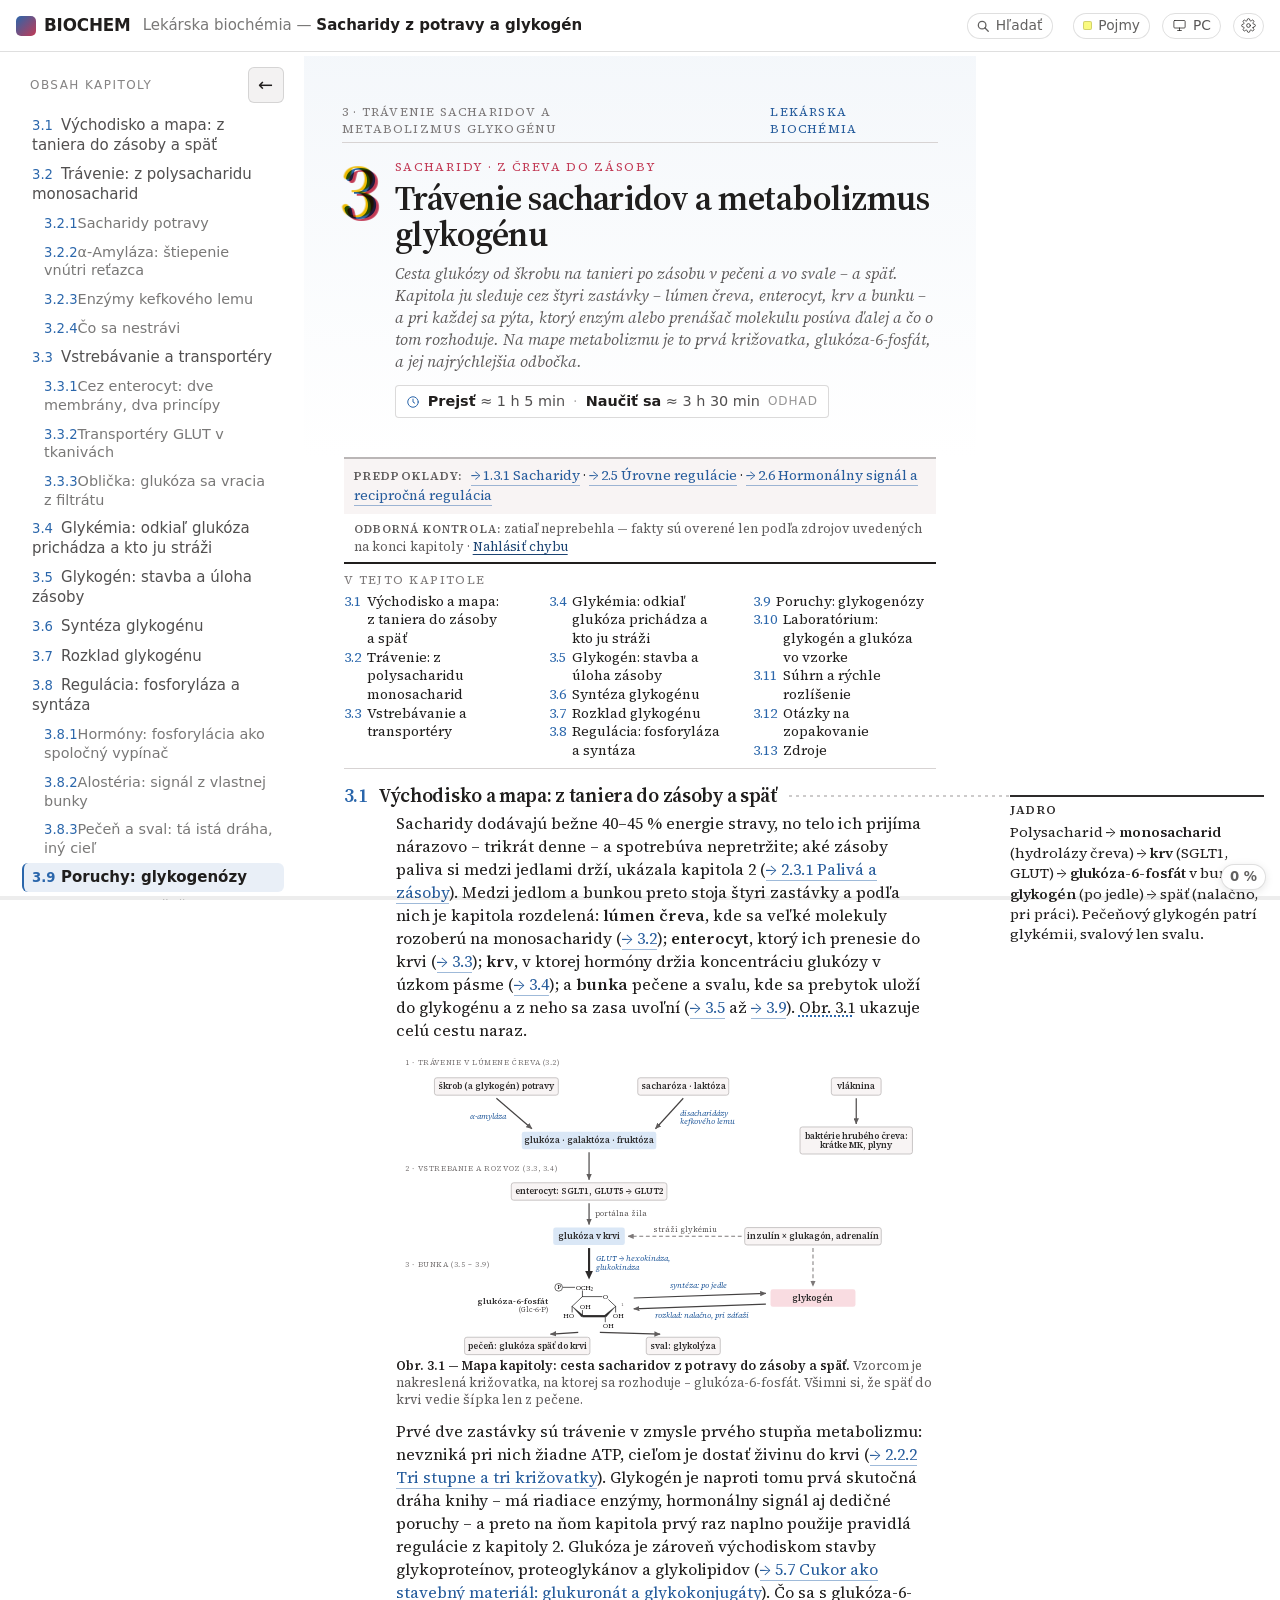
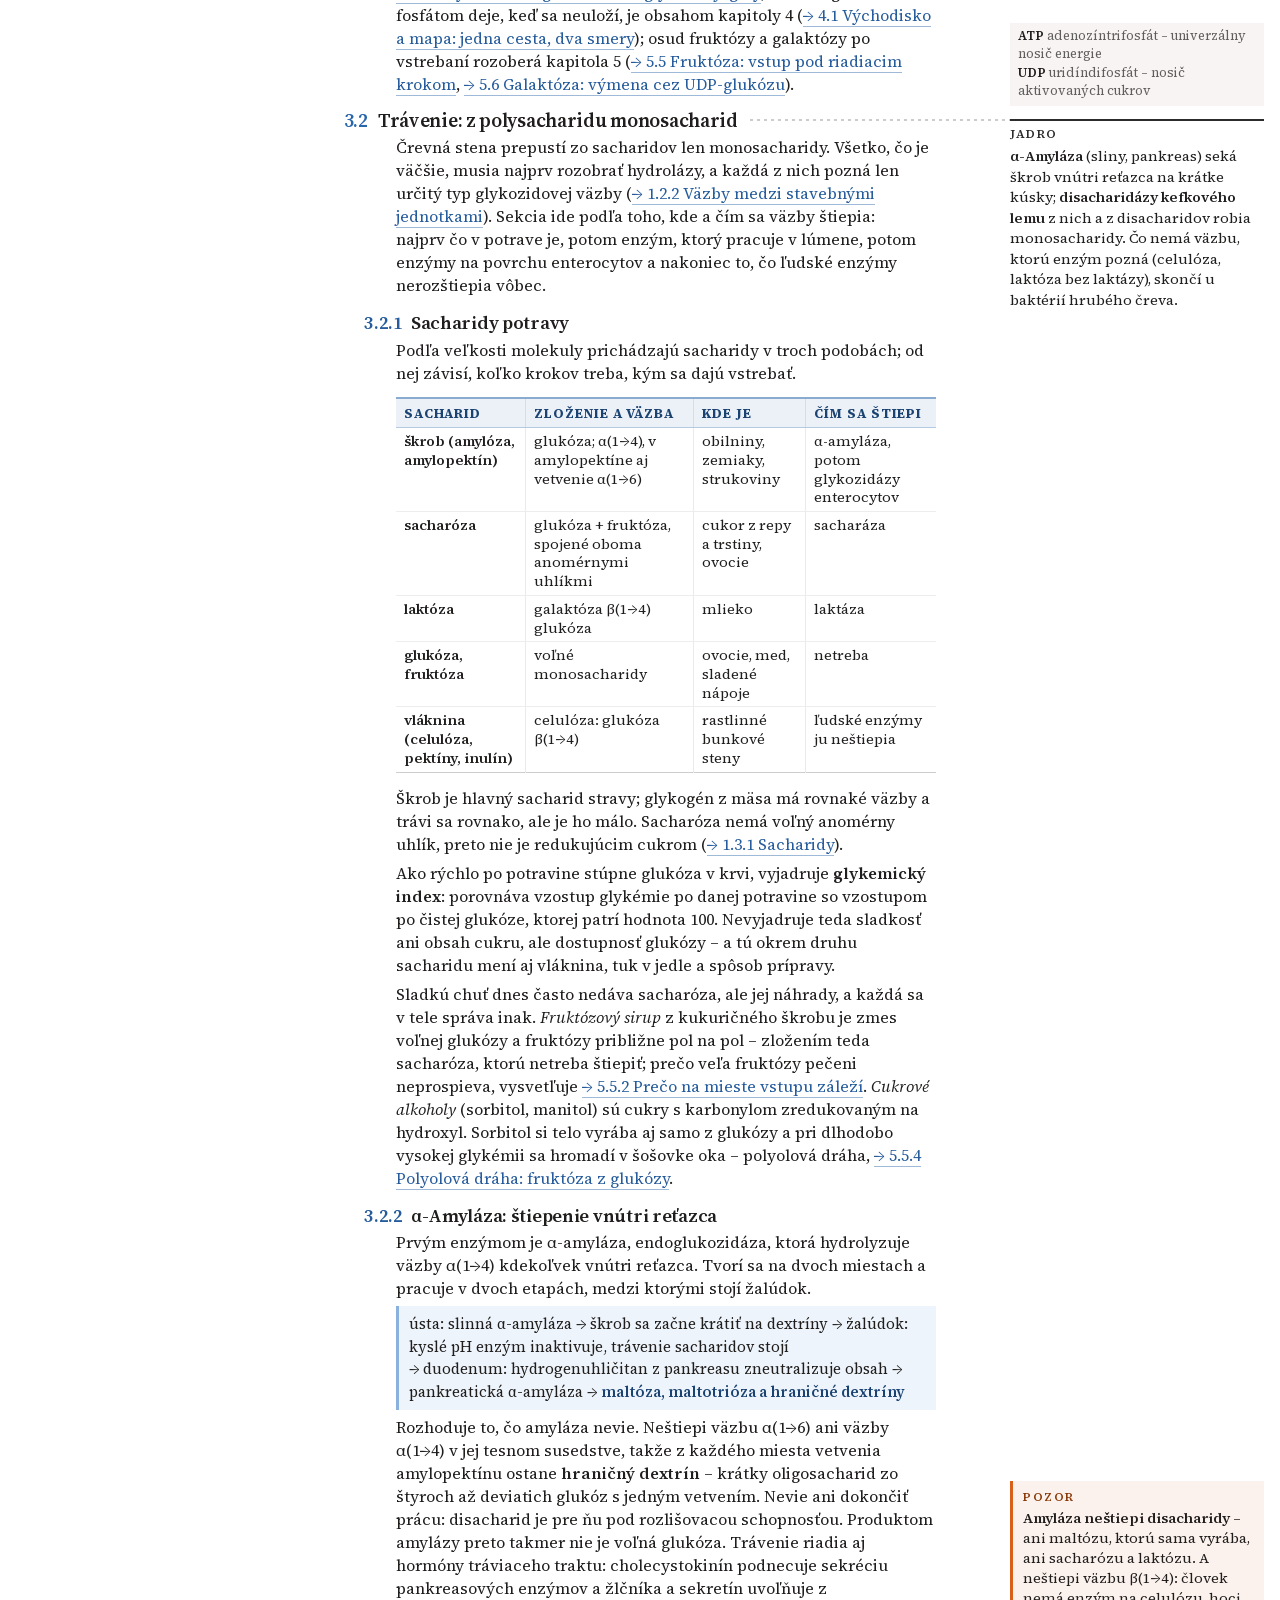
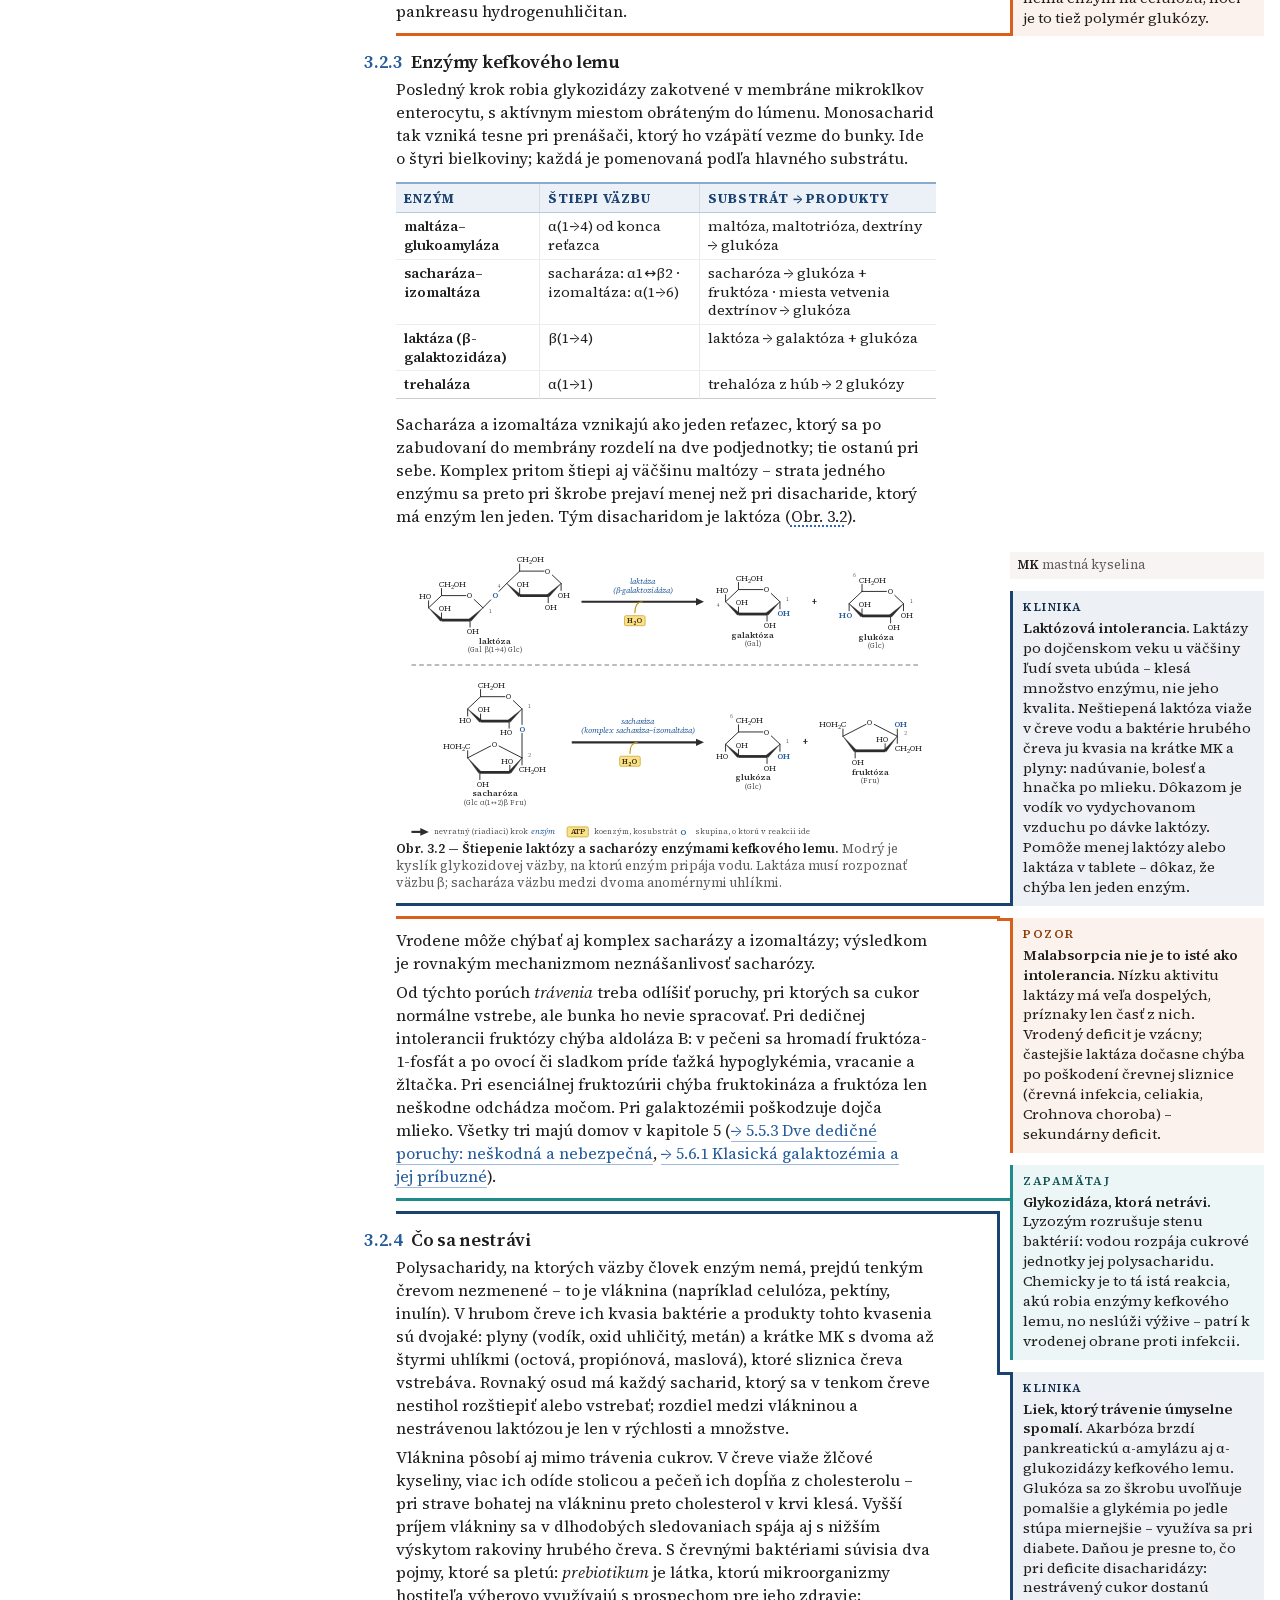
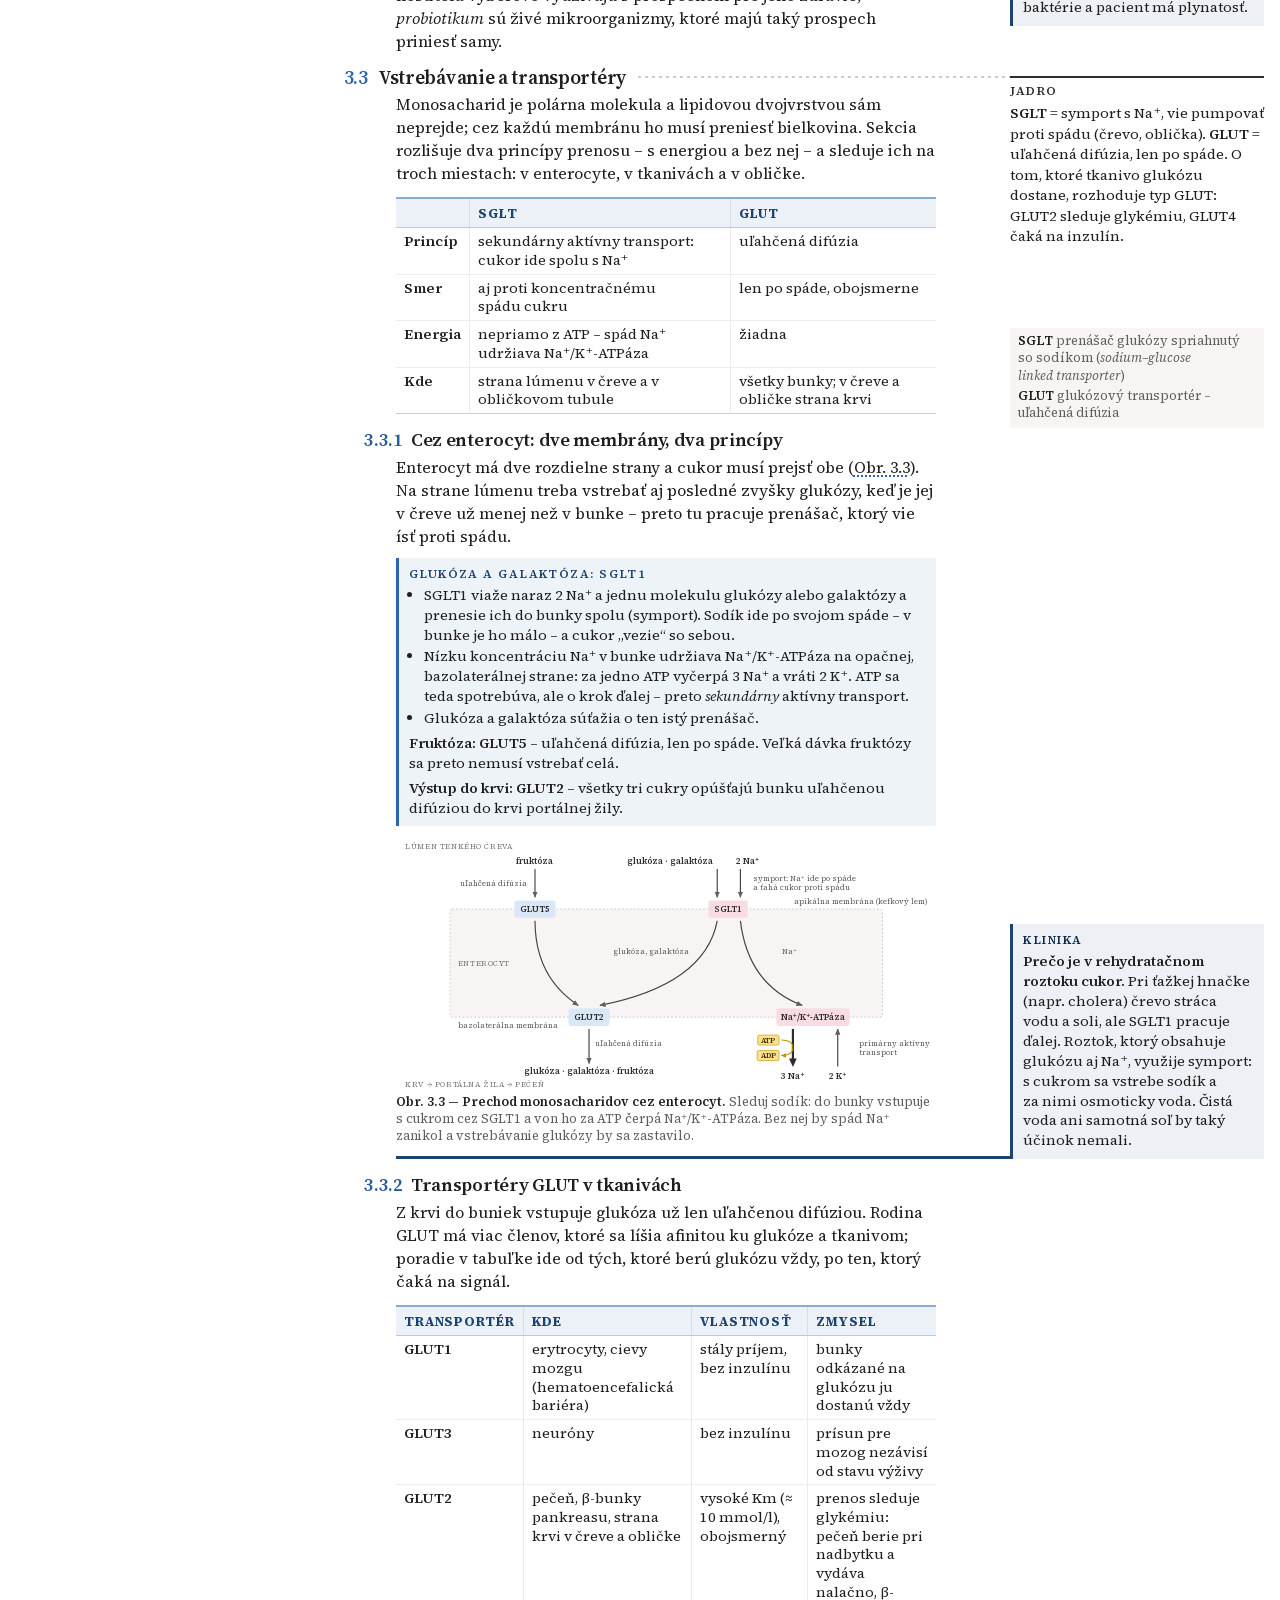
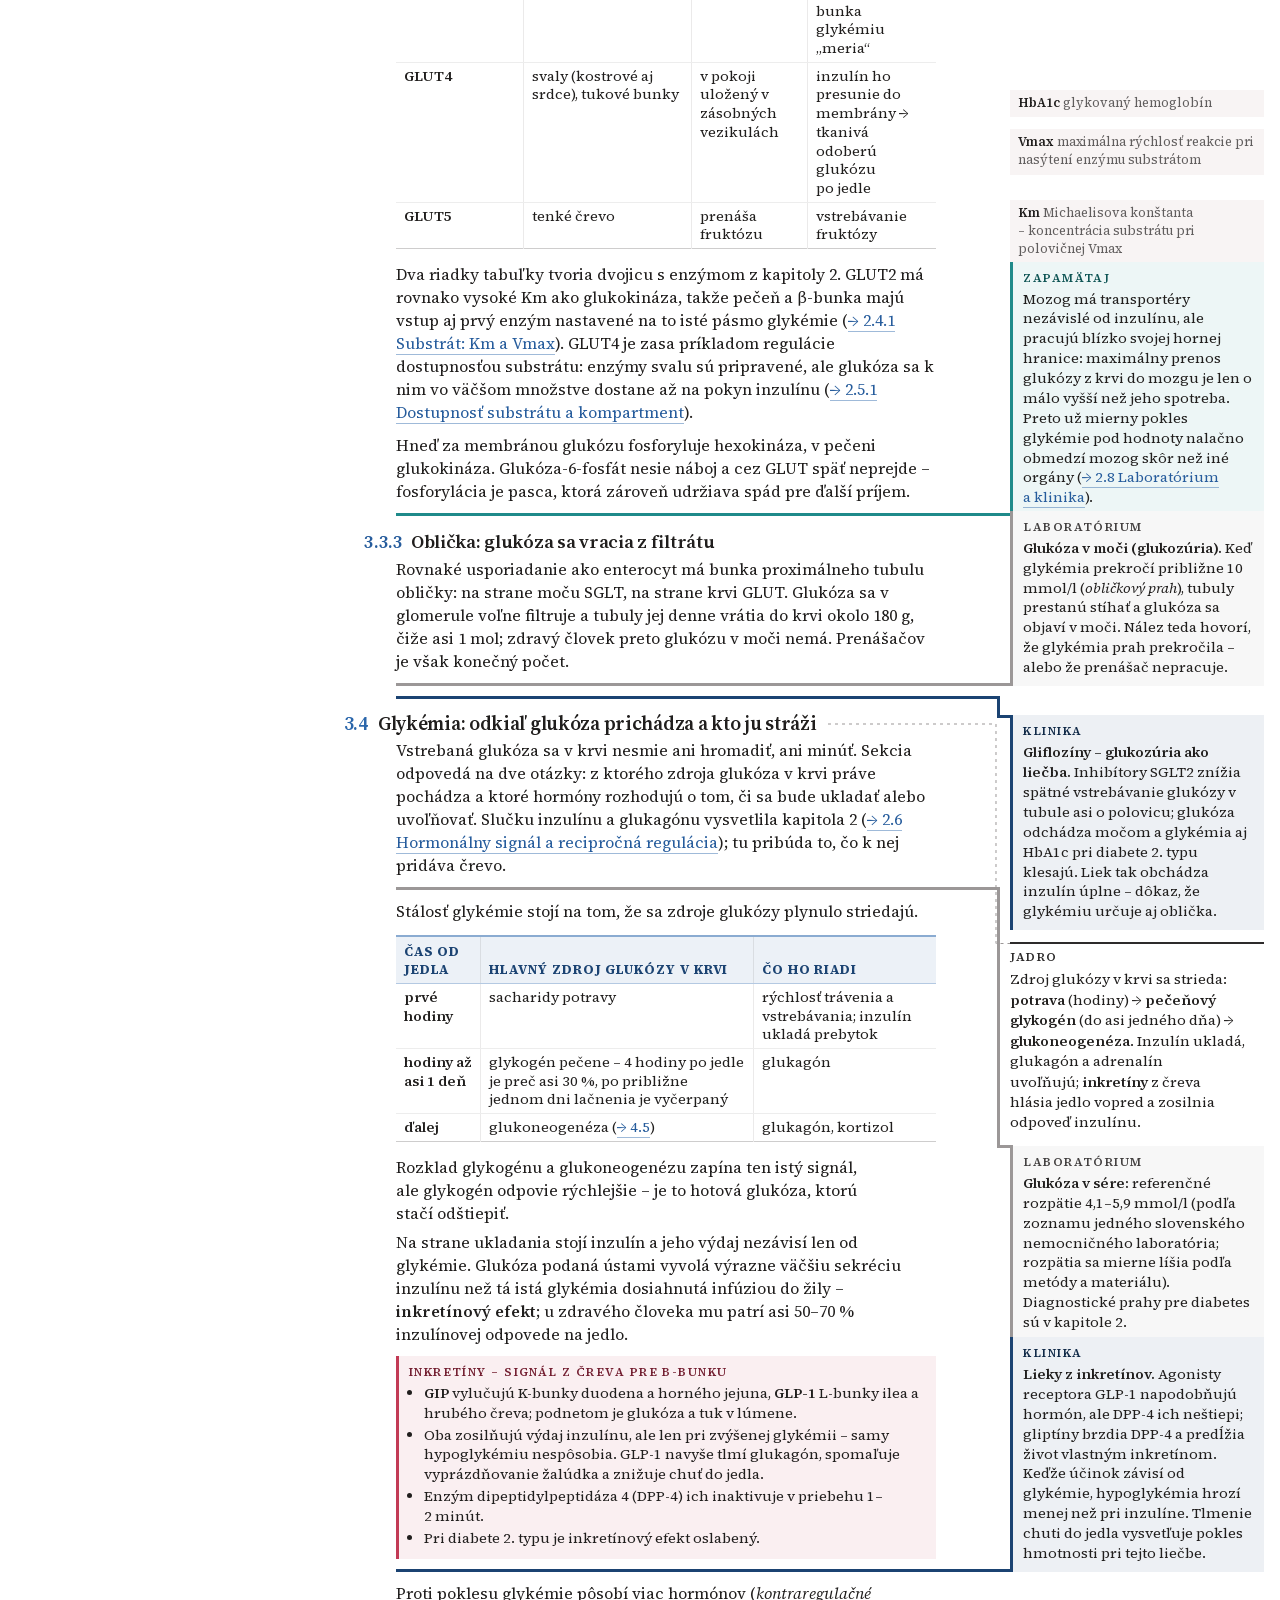
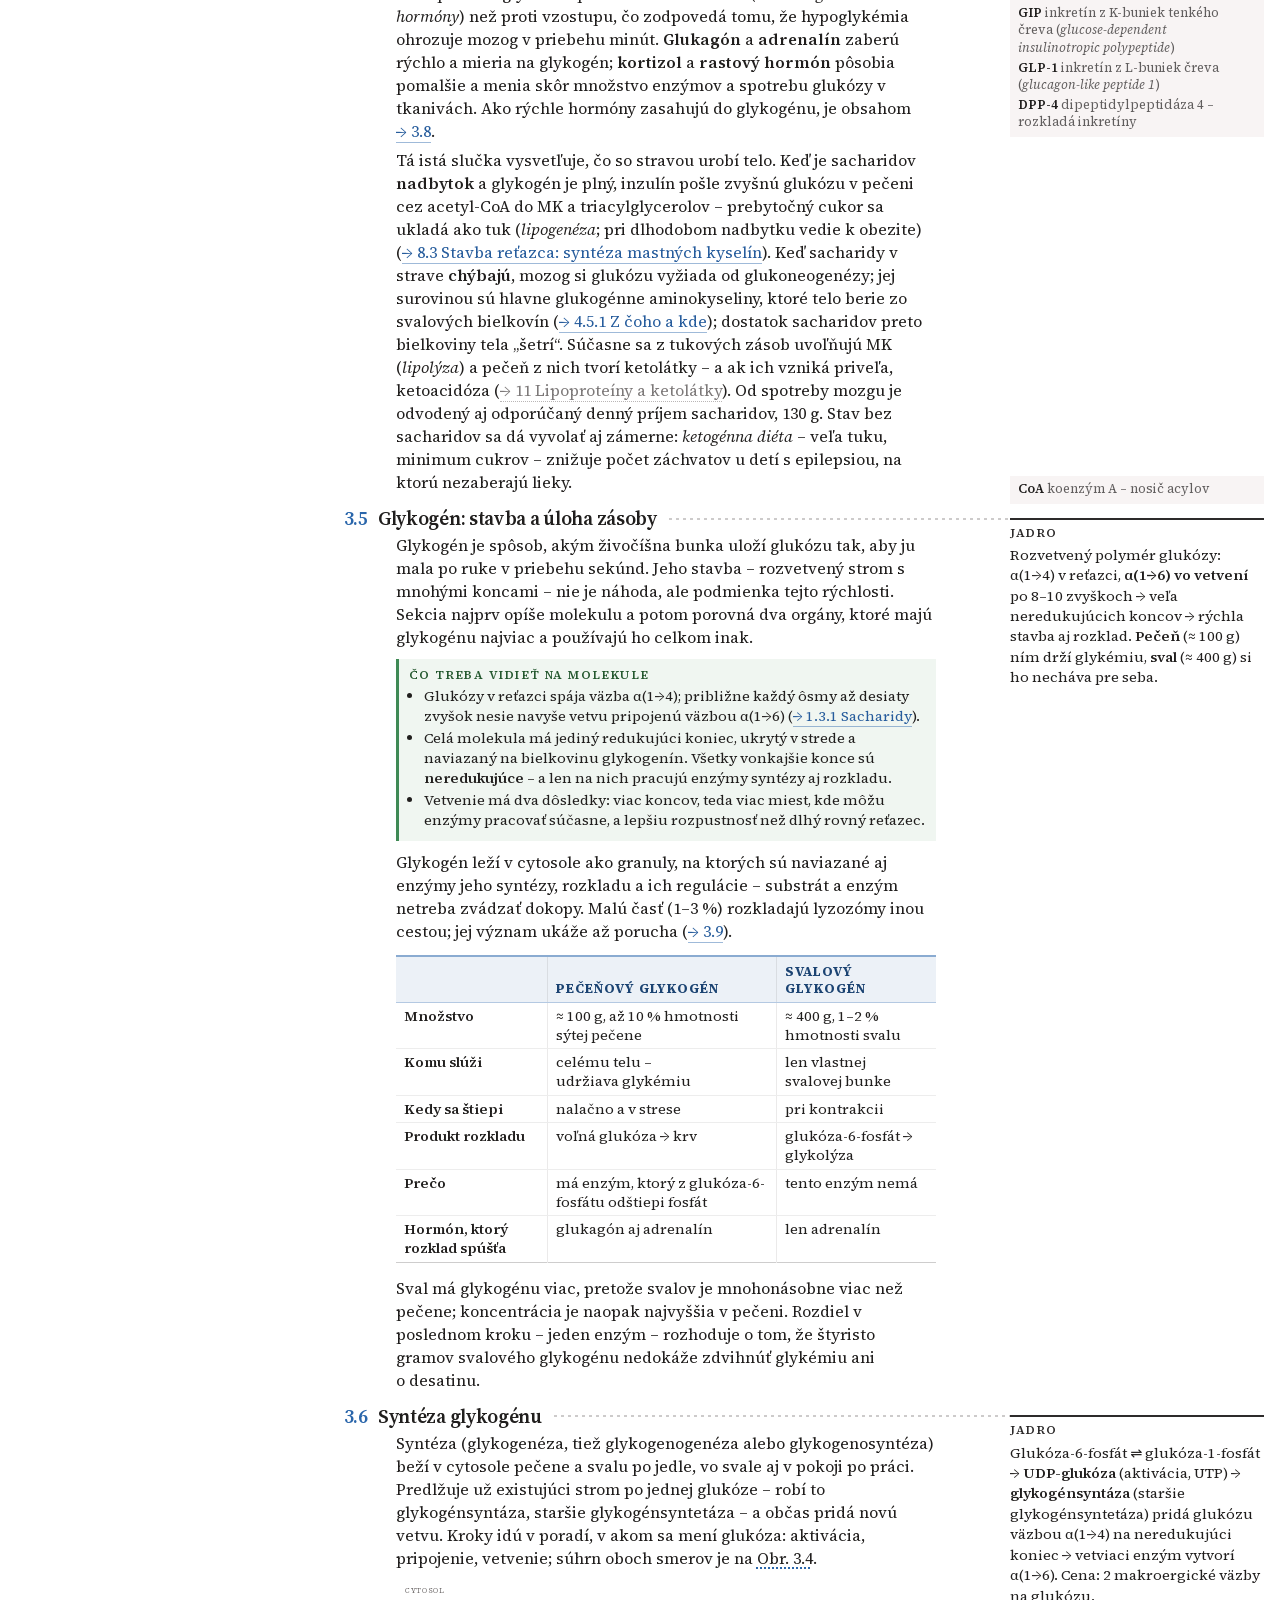
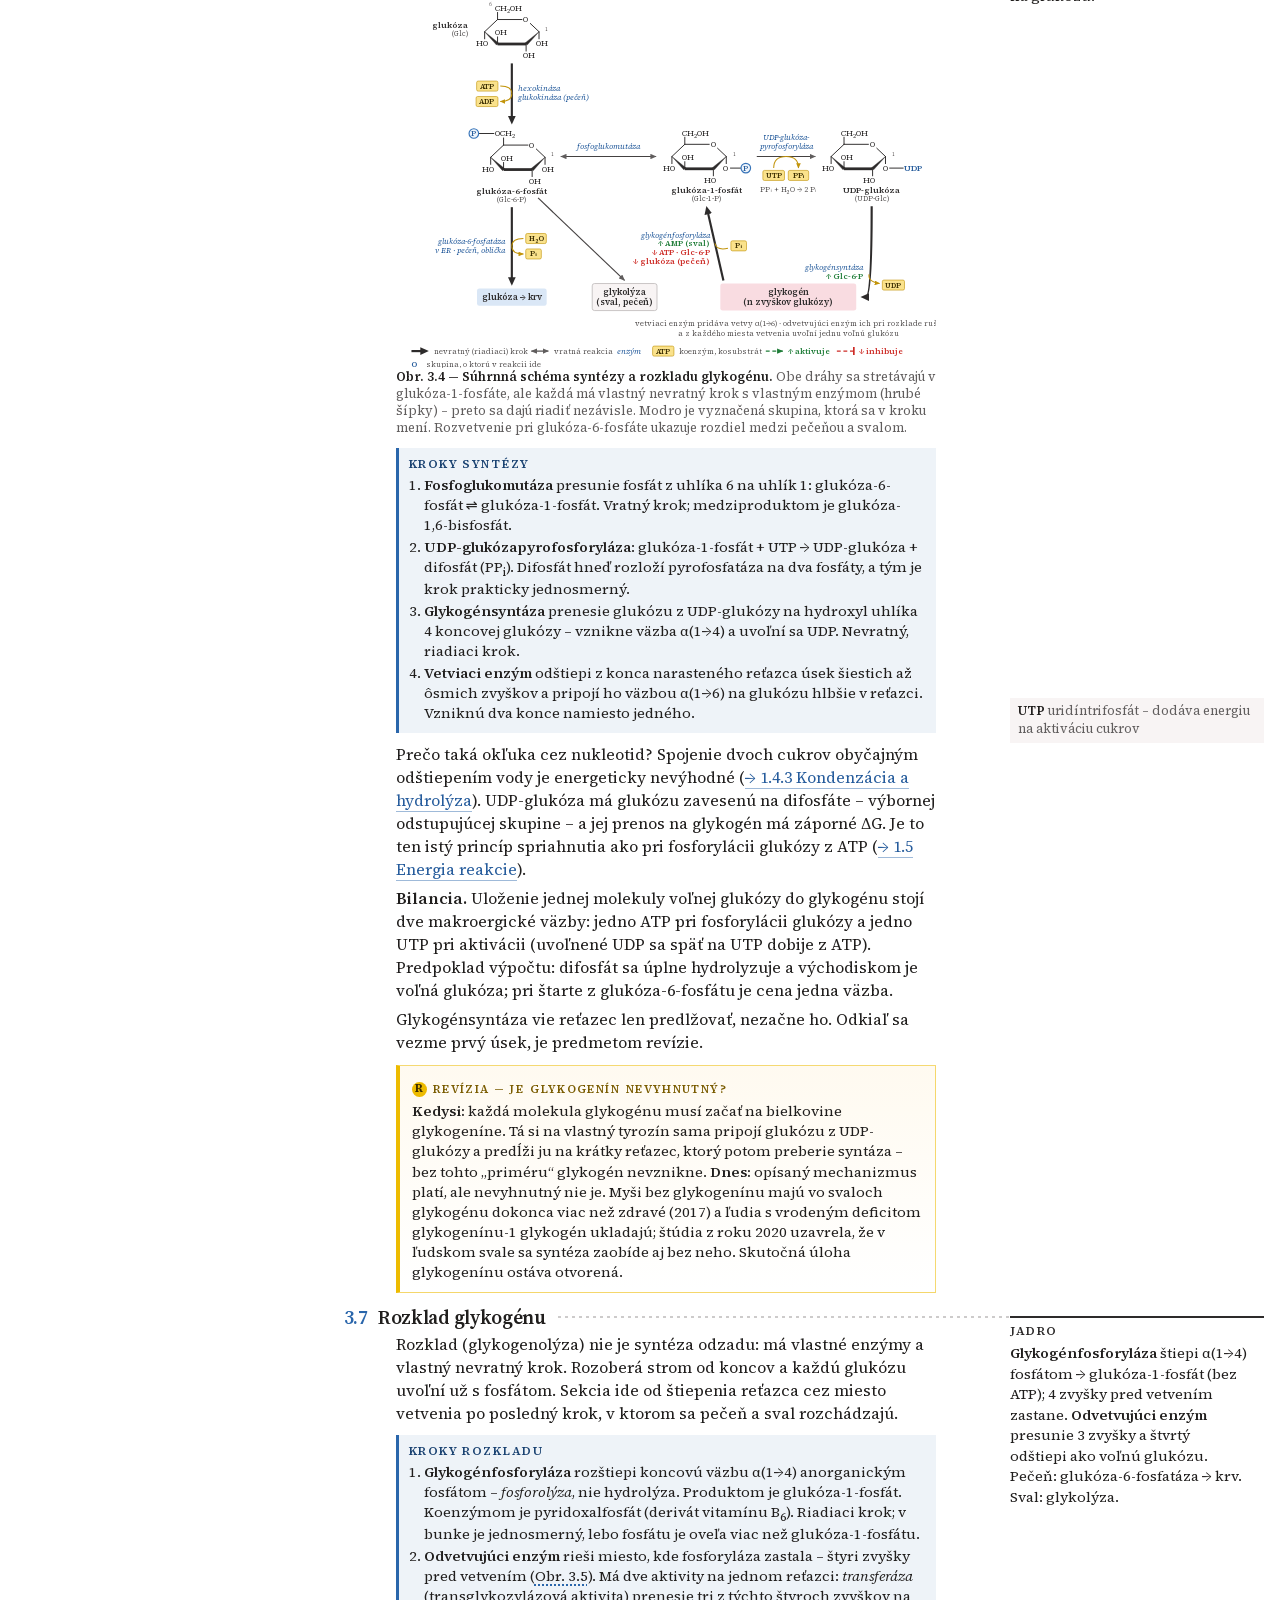
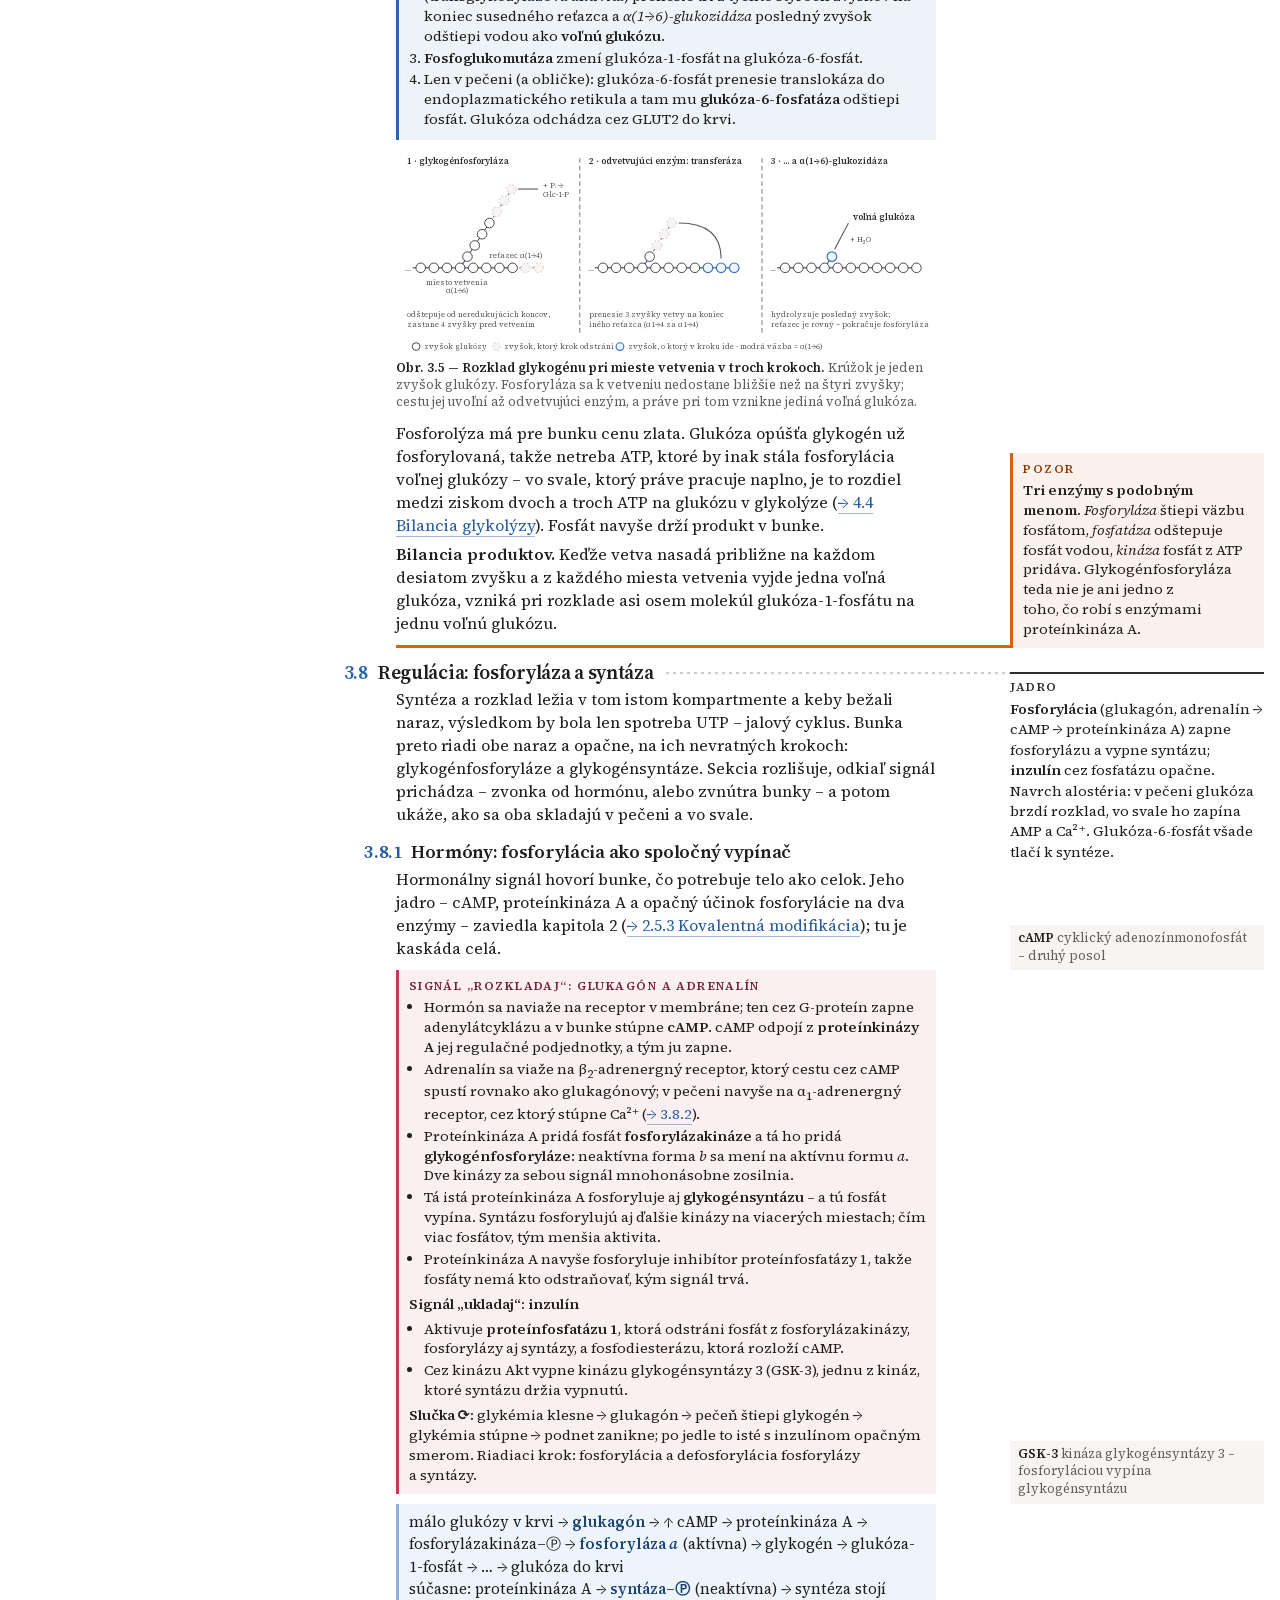
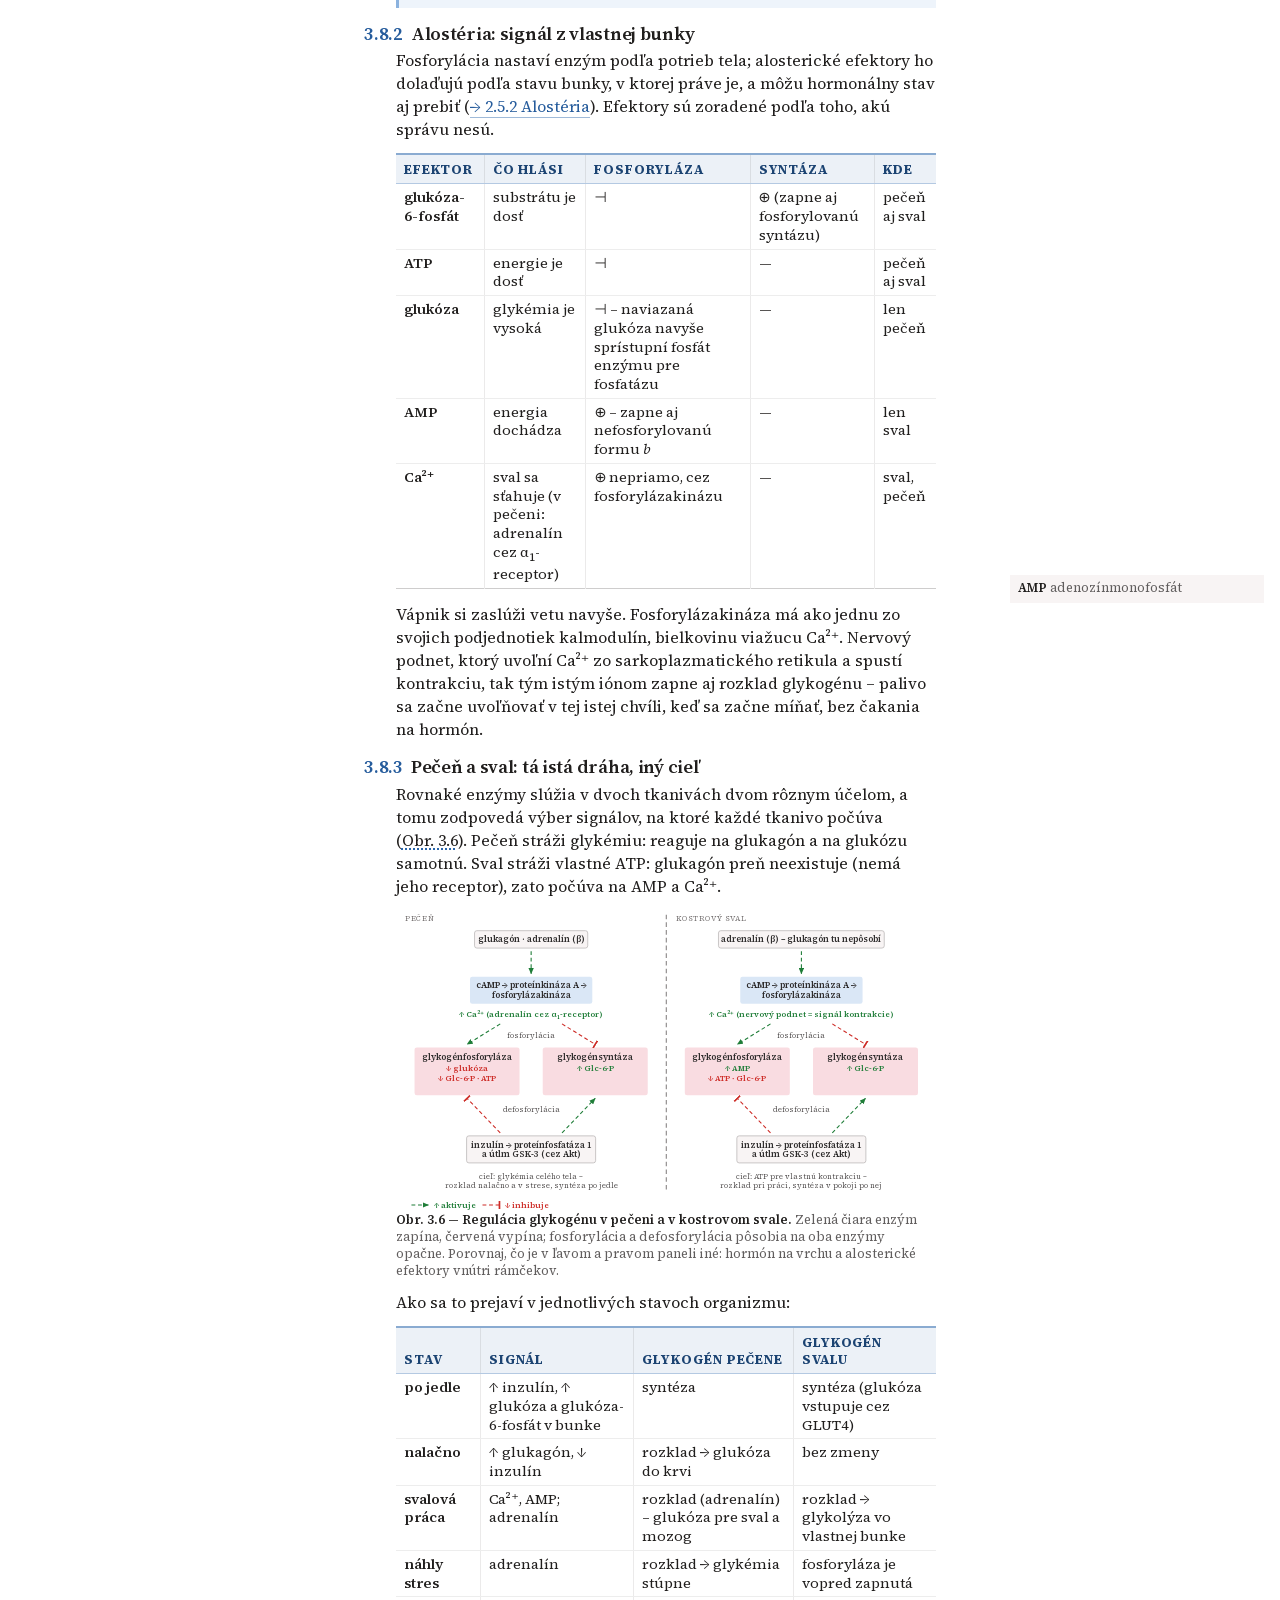
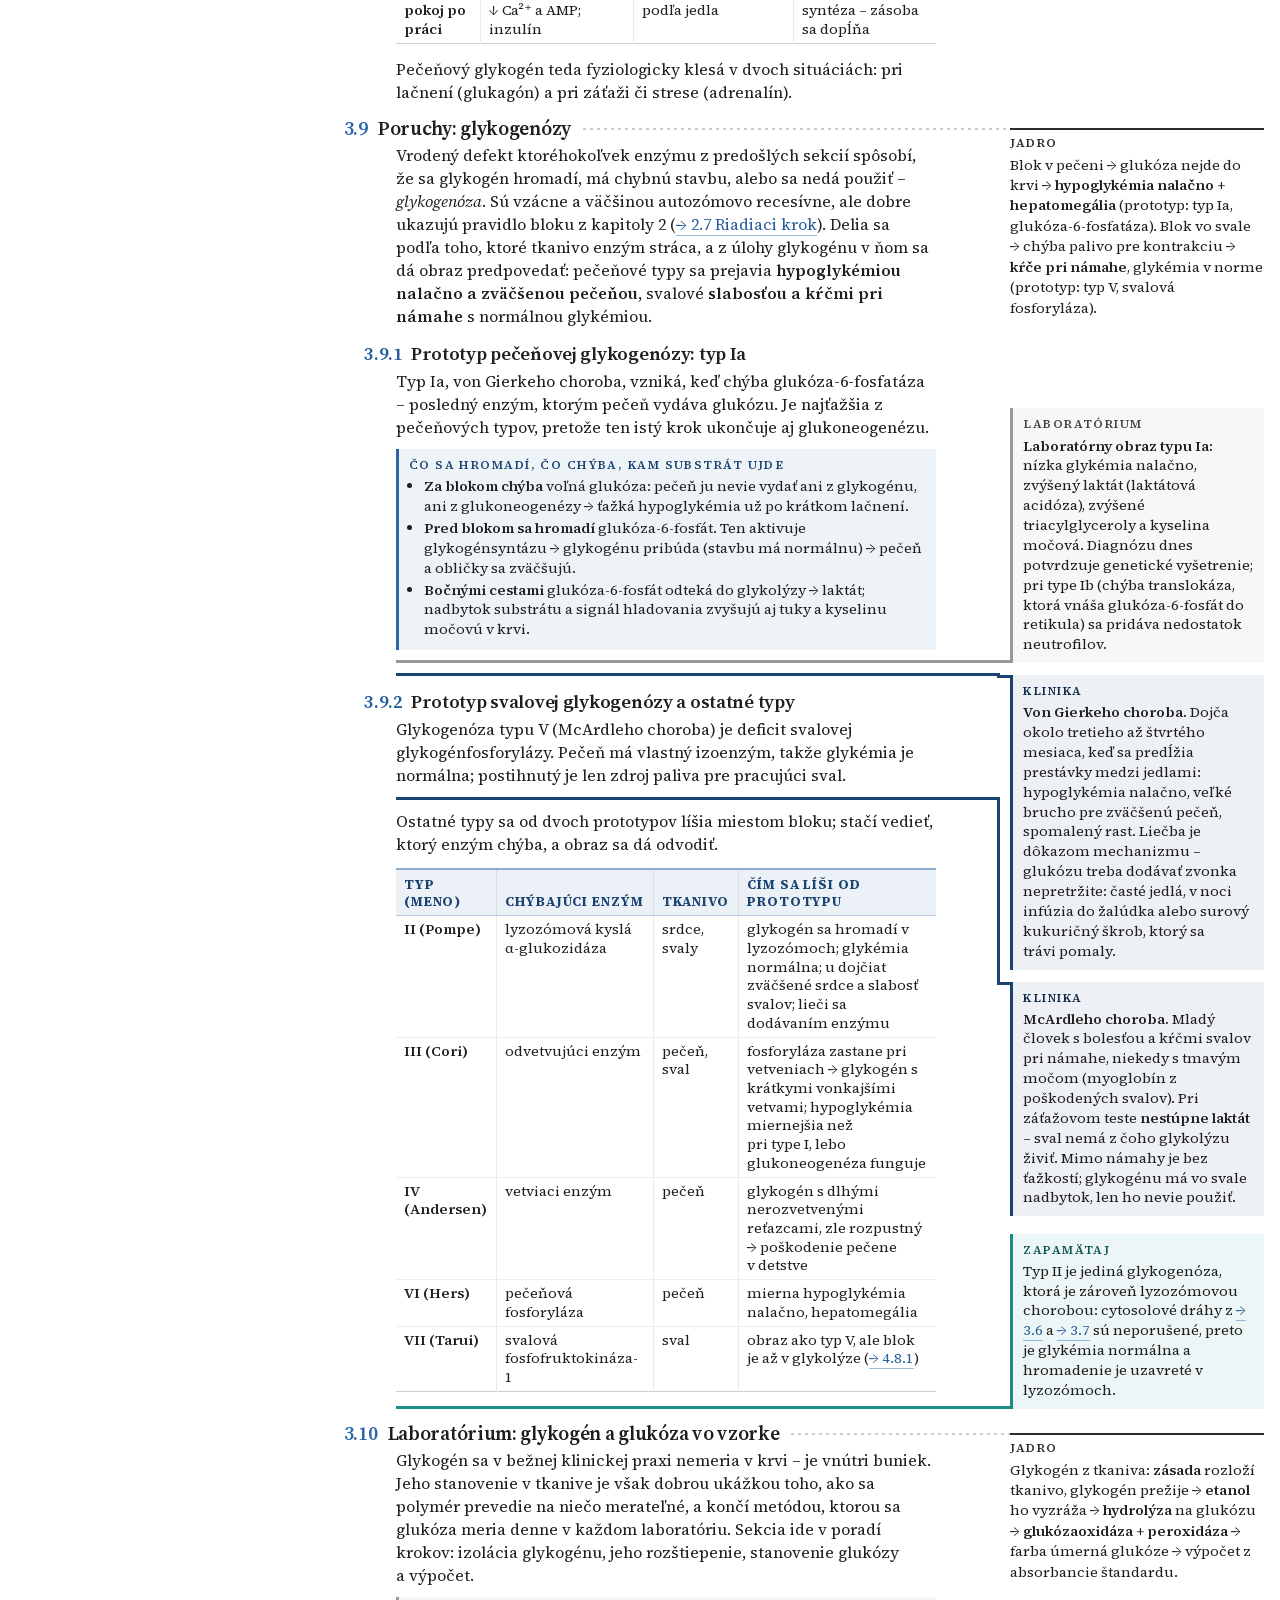
<file: chapters/03_sacharidy_glykogen.html>
<!DOCTYPE html>
<html lang="sk">
<head>
<meta charset="utf-8">
<meta name="viewport" content="width=device-width, initial-scale=1">
<title>3 · Trávenie sacharidov a metabolizmus glykogénu</title>
<script>/* stránka v náhľade (assets/js/peek.js) — skryť hlavičku skôr, než sa vykreslí */if(/[?&]embed=/.test(location.search))document.documentElement.classList.add("pk-embed")</script>
<script>/* pri F5/Späť ukázať stránku až na obnovenej pozícii (peek.js odkryje; poistka 2 s) */(function(){try{var h=document.documentElement,n=performance.getEntriesByType("navigation")[0],t=n&&n.type,s=location.search;if(/[?&]y=[1-9]/.test(s)||(!/[?&]embed=/.test(s)&&(t==="reload"||t==="back_forward")&&parseInt(sessionStorage.getItem("pk-y:"+location.pathname),10)>0)){h.classList.add("pk-restoring");setTimeout(function(){h.classList.remove("pk-restoring")},2000)}}catch(e){}})()</script>
<script>/* úvodné načítanie (assets/js/peek.js): pf-intro vždy (okrem náhľadu, maximalizácie z náhľadu ?ni=1 a zníženého pohybu); pf-mid, keď sa kapitola otvára uprostred (F5/Späť na uloženej pozícii, ?y=, odkaz na sekciu) */(function(){try{var h=document.documentElement,s=location.search,n=performance.getEntriesByType("navigation")[0],t=n&&n.type;if(/[?&](embed|ni)=/.test(s)||(window.matchMedia&&matchMedia("(prefers-reduced-motion: reduce)").matches))return;h.classList.add("pf-intro");if(/[?&]y=[1-9]/.test(s)||location.hash.length>1||((t==="reload"||t==="back_forward")&&parseInt(sessionStorage.getItem("pk-y:"+location.pathname),10)>0))h.classList.add("pf-mid");setTimeout(function(){h.classList.remove("pf-intro","pf-hero","pf-go","pf-mid")},8000)}catch(e){}})()</script>
<script>/* skrytý bočný obsah (assets/js/toc-collapse.js) — zapnúť pred vykreslením, nech stránka neblikne */try{if(localStorage.getItem("pf-toc-collapsed")==="1")document.documentElement.classList.add("toc-collapsed")}catch(e){}</script>
<script src="../assets/js/view-early.js"></script>
<link rel="stylesheet" href="../assets/fonts/fonts.css">
<link rel="stylesheet" href="../assets/styles/site.css">
<link rel="stylesheet" href="../assets/styles/glossary.css">
<link rel="stylesheet" href="../assets/styles/view-toggle.css">
<style>
/* ══ Broadsheet — design-system tokens ══════════════════════════════════ */
:root{
  --color-bg:#f3f2f2;
  --color-surface:#eae9e9;
  --color-text:#201e1d;
  --color-accent:#0088b0;
  --color-accent-2:#d6006c;
  --color-divider:color-mix(in srgb,#201e1d 16%,transparent);

  --color-neutral-100:#f8f4f4; --color-neutral-200:#eae7e7; --color-neutral-300:#d7d3d3;
  --color-neutral-400:#bab6b6; --color-neutral-500:#9b9797; --color-neutral-600:#7d7979;
  --color-neutral-700:#605d5d; --color-neutral-800:#444141; --color-neutral-900:#2d2b2b;

  --color-accent-100:#e9f8ff; --color-accent-200:#cbeeff; --color-accent-300:#99e0ff;
  --color-accent-400:#62c5ee; --color-accent-500:#38a6cf; --color-accent-600:#1186ac;
  --color-accent-700:#006786; --color-accent-800:#004961; --color-accent-900:#0a303e;

  --color-accent-2-100:#fff1f4; --color-accent-2-200:#ffdee6; --color-accent-2-300:#ffc0d0;
  --color-accent-2-400:#ff90b1; --color-accent-2-500:#ff458e; --color-accent-2-600:#d82071;
  --color-accent-2-700:#aa0b56; --color-accent-2-800:#790e3d; --color-accent-2-900:#4b1528;

  --color-process-yellow:#edbb00;

  --font-heading:"Source Serif 4",system-ui,serif;
  --font-heading-weight:600;
  --font-body:"Source Serif 4",system-ui,serif;
  --font-mono:ui-monospace,"SF Mono",Menlo,Consolas,monospace;

  --space-1:5px; --space-2:10px; --space-3:15px; --space-4:20px; --space-6:30px; --space-8:40px;
  --radius-sm:1px; --radius-md:2px; --radius-lg:4px;

  --shadow-sm:0 1px 2px color-mix(in srgb,#2d2b2b 14%,transparent);
  --shadow-md:0 3px 10px color-mix(in srgb,#2d2b2b 16%,transparent);
  --shadow-lg:0 12px 32px color-mix(in srgb,#2d2b2b 22%,transparent);
}
*,*::before,*::after{box-sizing:border-box}
html{-webkit-text-size-adjust:100%}
body{margin:0;background:#fff;color:var(--color-text);font-family:var(--font-body);
  font-size:calc(15px*var(--z,1));line-height:1.55;font-weight:400;padding:0}
h1,h2,h3,h4,h5,h6{font-family:var(--font-heading);font-weight:var(--font-heading-weight);
  line-height:1.12;letter-spacing:-0.015em;margin:0 0 var(--space-2)}
p{margin:0 0 var(--space-3)}
a{color:var(--color-accent);text-underline-offset:3px}
img{display:block;max-width:100%}
figure{margin:0}
figcaption{font-size:calc(11px*var(--z,1));margin-top:var(--space-1);
  color:color-mix(in srgb,var(--color-text) 55%,transparent)}
.text-muted{color:color-mix(in srgb,var(--color-text) 55%,transparent)}
:focus{outline:none}
:focus-visible{outline:2px solid var(--color-accent);outline-offset:2px}
::selection{background:color-mix(in srgb,var(--color-accent) 30%,transparent)}
.hr{height:1px;border:0;margin:var(--space-4) 0;background:var(--color-divider)}

/* — tables — */
.table{width:100%;border-collapse:collapse;font-size:calc(14px*var(--z,1))}
.table th{text-align:left;font-size:calc(11px*var(--z,1));letter-spacing:0.08em;text-transform:uppercase;
  color:color-mix(in srgb,var(--color-text) 60%,transparent);
  padding:var(--space-2);border-bottom:1px solid var(--color-divider)}
.table td{padding:var(--space-2);
  border-bottom:1px solid color-mix(in srgb,var(--color-text) 8%,transparent)}
.table tbody tr:hover{background:color-mix(in srgb,var(--color-text) 4%,transparent)}

/* — tags — */
.tag{display:inline-flex;align-items:center;font-size:calc(11px*var(--z,1));letter-spacing:0.02em;
  padding:3px 10px;border-radius:calc(var(--radius-md)*0.75)}
.tag-accent{background:var(--color-accent-100);color:var(--color-accent-800)}
.tag-accent-2{background:var(--color-accent-2-100);color:var(--color-accent-2-800)}
.tag-neutral{background:var(--color-neutral-100);color:var(--color-neutral-800)}

/* — the plate numeral: three process inks, no black plate — */
.cmyk-num{--cmyk-num-ground:var(--color-bg);position:relative;width:fit-content;
  line-height:0.9;font-feature-settings:"pnum" 1;
  padding:0.12em;margin:-0.12em}
.cmyk-num .paper{color:var(--color-bg);
  text-shadow:0.036em 0.025em 0 var(--color-bg),-0.031em -0.023em 0 var(--color-bg)}
.cmyk-num .plate{position:absolute;inset:0.12em;mix-blend-mode:multiply}
.cmyk-num .plate-c{color:var(--color-accent)}
.cmyk-num .plate-m{color:var(--color-accent-2);translate:0.036em 0.025em}
.cmyk-num .plate-y{color:var(--color-process-yellow);translate:-0.031em -0.023em}

/* ══ doc-page — the printed sheet ═══════════════════════════════════════ */
.page{--color-bg:#fff;margin:0 auto;background:#fff;
  padding:50px;box-shadow:none;border:0;
  font-size:calc(13.5px*var(--z,1));line-height:1.42;text-wrap:pretty}
.page p{margin:0 0 6px;orphans:3;widows:3}
.page ul,.page ol{margin:0 0 6px;padding-left:15px}
.page li{margin:0 0 2px;orphans:3;widows:3}
.page table.table{font-size:calc(12px*var(--z,1));line-height:1.3}
.page table.table th,.page table.table td{padding:3px 8px 3px 0;vertical-align:top}
.keep{break-inside:avoid}
.page sup{font-size:calc(9px*var(--z,1));line-height:0}

.running-head{display:flex;justify-content:space-between;align-items:baseline;
  font-size:calc(10px*var(--z,1));letter-spacing:0.1em;text-transform:uppercase;color:var(--color-neutral-600);
  padding-bottom:4px;border-bottom:1px solid var(--color-neutral-300);margin-bottom:14px}
.running-foot{display:flex;justify-content:space-between;align-items:baseline;
  font-size:calc(10px*var(--z,1));color:var(--color-neutral-600);
  padding-top:4px;border-top:1px solid var(--color-neutral-300);margin-top:22px}

/* — chapter opener — */
.opener{display:flex;align-items:flex-start;gap:18px;margin-bottom:10px}
.opener .num{font-family:var(--font-heading);font-size:calc(64px*var(--z,1));font-weight:600;
  letter-spacing:-0.03em;--cmyk-num-ground:#fff}
.eyebrow{font-size:calc(10px*var(--z,1));letter-spacing:0.14em;text-transform:uppercase;
  color:var(--color-accent-2);margin-bottom:4px}
.opener h1{font-size:calc(29px*var(--z,1));line-height:1.05;font-weight:600;letter-spacing:-0.015em}
.standfirst{margin:6px 0 0;font-size:calc(13px*var(--z,1));font-style:italic;
  color:var(--color-neutral-700);max-width:46em}

/* — contents block — */
.contents{column-count:3;column-gap:22px;font-size:calc(11.5px*var(--z,1));line-height:1.35;padding:8px 0;
  border-top:2px solid var(--color-text);border-bottom:1px solid var(--color-neutral-300);
  margin-bottom:16px}
.contents .label{column-span:all;font-size:calc(10px*var(--z,1));letter-spacing:0.12em;text-transform:uppercase;
  color:var(--color-neutral-600);margin-bottom:5px}
.contents .row{display:flex;gap:6px;break-inside:avoid}
.contents .row span:first-child{color:var(--color-accent);font-variant-numeric:tabular-nums}

/* — numbered sections — */
.sec-h{display:flex;gap:10px;font-size:calc(16px*var(--z,1));font-weight:600;margin:0 0 5px}
.sec-h .n{color:var(--color-accent);font-variant-numeric:tabular-nums}
.sec-body{padding-left:calc(2.6em + 10px);margin-bottom:14px}
.sub-h{font-size:calc(15.5px*var(--z,1));font-weight:600;margin:16px 0 5px -1.7em}
.sub-h .n{color:var(--color-accent-700);font-variant-numeric:tabular-nums;margin-right:8px}
.micro{font-size:calc(11px*var(--z,1));letter-spacing:0.1em;text-transform:uppercase;
  color:var(--color-neutral-600);margin-bottom:4px}

/* — callouts — */
.flag{margin:10px 0;padding:8px 10px;background:var(--color-accent-2-100);
  border-left:3px solid var(--color-accent-2)}
.flag .label{font-size:calc(10px*var(--z,1));letter-spacing:0.12em;text-transform:uppercase;
  color:var(--color-accent-2-800);margin-bottom:3px}
.flag .body{font-size:calc(12px*var(--z,1));line-height:1.38;color:var(--color-accent-2-900)}
.flag .body p{margin:0 0 5px}.flag .body p:last-child{margin:0}

.note{margin:10px 0;padding:8px 10px;background:var(--color-accent-100);
  border-left:3px solid var(--color-accent)}
.note .label{font-size:calc(10px*var(--z,1));letter-spacing:0.12em;text-transform:uppercase;
  color:var(--color-accent-800);margin-bottom:3px}
.note .body{font-size:calc(12px*var(--z,1));line-height:1.38;color:var(--color-accent-900)}
.note .body p{margin:0 0 5px}.note .body p:last-child{margin:0}

.plain{margin:10px 0;padding:8px 10px;background:var(--color-neutral-100);
  border-left:3px solid var(--color-neutral-400)}
.plain .label{font-size:calc(10px*var(--z,1));letter-spacing:0.12em;text-transform:uppercase;
  color:var(--color-neutral-700);margin-bottom:3px}
.plain .body{font-size:calc(12px*var(--z,1));line-height:1.38;color:var(--color-neutral-900)}
.plain .body p{margin:0 0 5px}.plain .body p:last-child{margin:0}

/* — REVÍZIA block (CLAUDE.md §1.3, značka [R]) ————————————————————————
   Zámerne NIE .note/.flag/.plain: site.js tie tri triedy vyplaví do
   bočného stĺpca ako poznámky na okraji, a revízia patrí do hlavného
   toku textu — je to obsah, nie komentár. Preto vlastná trieda.        */
.rev{margin:11px 0;padding:9px 12px;break-inside:avoid;
  background:linear-gradient(180deg,#fffaf0,#fff);
  border:1px solid color-mix(in srgb,var(--color-process-yellow) 55%,transparent);
  border-left:4px solid var(--color-process-yellow)}
.rev .label{display:inline-flex;align-items:center;gap:6px;
  font-size:calc(9.5px*var(--z,1));letter-spacing:0.12em;text-transform:uppercase;
  color:#7a5c00;margin-bottom:4px;font-weight:600}
.rev .label .r{display:inline-flex;align-items:center;justify-content:center;
  width:15px;height:15px;border-radius:50%;background:var(--color-process-yellow);
  color:#3d2e00;font-size:calc(9px*var(--z,1));font-weight:700;letter-spacing:0}
.rev .body{font-size:calc(12px*var(--z,1));line-height:1.4}
.rev .body p{margin:0 0 5px}.rev .body p:last-child{margin:0}
.rev table.table{margin:6px 0 5px}

/* — mechanism diagram in the press's own monospace — */
.diagram{font-family:var(--font-mono);font-size:calc(10px*var(--z,1));line-height:1.35;
  background:var(--color-surface);border-left:2px solid var(--color-neutral-400);
  padding:9px 11px;margin:9px 0;overflow-x:auto;white-space:pre;
  color:var(--color-neutral-900);border-radius:var(--radius-sm)}

/* — kaskáda v riadku a rozvetvenie (CLAUDE.md §2.5) — */
.chain{font-size:calc(12.5px*var(--z,1));line-height:1.5;margin:8px 0;padding:7px 10px;
  background:var(--color-accent-100);border-left:3px solid var(--color-accent-400)}
.chain b{color:var(--color-accent-800)}
.fork{display:grid;grid-template-columns:repeat(auto-fit,minmax(150px,1fr));gap:10px;
  margin:9px 0;font-size:calc(12px*var(--z,1));line-height:1.38}
.fork>div{padding:7px 9px;background:var(--color-neutral-100);
  border-top:2px solid var(--color-neutral-400)}
.fork>div b{display:block;margin-bottom:2px;color:var(--color-neutral-900)}

/* — charts — */
.chart{margin:12px 0;break-inside:avoid;max-width:700px}
.chart svg{width:100%;height:auto;display:block;font-family:var(--font-body)}
.chart figcaption{font-size:calc(10.5px*var(--z,1));line-height:1.35;margin-top:4px;color:var(--color-neutral-700)}
.chart figcaption b{color:var(--color-text)}
.chart .ax{stroke:var(--color-neutral-400);stroke-width:1}
.chart .grid{stroke:var(--color-neutral-300);stroke-width:1;stroke-dasharray:2 3}
.chart .ser{fill:none;stroke-width:2;stroke-linejoin:round;stroke-linecap:round}
.chart .s-c{stroke:var(--color-accent)}
.chart .s-m{stroke:var(--color-accent-2)}
.chart .s-k{stroke:var(--color-neutral-700)}
.chart .f-c{fill:var(--color-accent);opacity:.13}
.chart .f-m{fill:var(--color-accent-2);opacity:.13}
.chart .band-c{fill:var(--color-accent-100)}
.chart .band-m{fill:var(--color-accent-2-100)}
.chart .tick{font-size:9.5px;fill:var(--color-neutral-600);font-variant-numeric:tabular-nums}
.chart .lbl{font-size:10.5px;fill:var(--color-neutral-800)}
.chart .lbl-c{font-size:10.5px;fill:var(--color-accent-700)}
.chart .lbl-m{font-size:10.5px;fill:var(--color-accent-2-700)}
.chart .cap{font-size:9.5px;fill:var(--color-neutral-600);letter-spacing:.08em;text-transform:uppercase}
.chart .mark{stroke:var(--color-neutral-800);stroke-width:1;stroke-dasharray:3 3}
.chart .bar-c{fill:var(--color-accent-500)}
.chart .bar-m{fill:var(--color-accent-2-500)}

/* — krížové odkazy (CLAUDE.md §3.1) ————————————————————————————————————
   a.xref  = odkaz na kapitolu, ktorá už existuje. Ostáva skutočným
             <a href>, takže funguje aj bez JS a bez shellu; keď pribudne
             split.js, otvorí sa vedľa v druhom paneli.
   .xref-soon = tá istá informácia pre kapitolu, ktorá ešte nie je
             napísaná. Zámerne NIE <a>: mŕtvy odkaz je horší než žiadny.
             Text nesie číslo aj názov, takže dáva zmysel aj v tlači.   */
.xref{color:var(--color-accent-700);text-decoration:none;
  border-bottom:1px solid color-mix(in srgb,var(--color-accent) 45%,transparent);
  white-space:nowrap}
.xref:hover{background:var(--color-accent-100);border-bottom-color:var(--color-accent)}
.xref-soon{color:var(--color-neutral-600);
  border-bottom:1px dotted var(--color-neutral-400);white-space:nowrap;cursor:help}

.deps,.next{font-size:calc(11.5px*var(--z,1));line-height:1.5;margin:0 0 10px;padding:7px 10px;
  background:var(--color-neutral-100);border-top:2px solid var(--color-neutral-400)}
.deps b,.next b{font-size:calc(10px*var(--z,1));letter-spacing:.1em;text-transform:uppercase;
  color:var(--color-neutral-700);margin-right:6px}
.next{border-top-color:var(--color-accent);background:var(--color-accent-100);margin:16px 0 0}
.next b{color:var(--color-accent-800)}

/* — two/three column content blocks — */
.cols-2{display:grid;grid-template-columns:repeat(2,1fr);gap:16px;
  font-size:calc(12.5px*var(--z,1));line-height:1.35}
.cols-3{display:grid;grid-template-columns:repeat(3,1fr);gap:16px;
  font-size:calc(12.5px*var(--z,1));line-height:1.35}
.flow-2{column-count:2;column-gap:22px;font-size:calc(12.5px*var(--z,1));line-height:1.38}

.lede{font-size:calc(12.5px*var(--z,1));color:var(--color-neutral-700)}
b,strong{font-weight:600}
.tnum{font-variant-numeric:tabular-nums}

@media screen and (min-width:981px){
  .sec-h,.sub-h,.micro,.hr,.diagram,.chart,.table,.running-foot,
  .cols-2,.cols-3,.flow-2,.note,.flag,.plain,.rev,.fork,.chain{clear:both}
  .sec-body::after{content:"";display:block;clear:both}
}

@media (max-width:820px){
  body{padding:0}
  .page{padding:20px 16px}
  .contents{column-count:2}
  .cols-3,.cols-2,.flow-2{grid-template-columns:1fr;column-count:1;display:block}
  .cols-3>div,.cols-2>div{margin-bottom:12px}
  .sec-body{padding-left:0}
  .sub-h{margin-left:0}
  .opener{gap:12px}
  .opener .num{font-size:calc(46px*var(--z,1))}
  .table{display:block;overflow-x:auto}
  .chart{overflow-x:auto}
  .chart svg{max-width:none;min-width:100%}
  .xref,.xref-soon{white-space:normal}
}
@media print{
  body{background:#fff;padding:0}
  .page{max-width:none;padding:0.7in}
  .diagram{overflow:visible}
  .cols-2,.cols-3{display:block}
  .cols-2>div,.cols-3>div{margin-bottom:8px}
  .flow-2{column-count:1}
  .contents{column-count:1}
  .xref{color:#000;border-bottom:0}
  .xref-soon{color:#444;border-bottom:0}
  .rev{background:#fff;border:1px solid #999;border-left:4px solid #999}
}
@media (prefers-reduced-motion:reduce){*{animation:none!important;transition:none!important}}
/* — doplnky pre generované kapitoly (tools/build.js) — */
.src p,.src li{font-size:calc(11.5px*var(--z,1));line-height:1.4}
.src ul{padding-left:16px}
.src .micro{font-size:calc(10px*var(--z,1))}
figure.keep>.diagram{margin:9px 0 3px}
figure.keep>figcaption{font-size:calc(10.5px*var(--z,1));line-height:1.35;color:var(--color-neutral-700);margin:0 0 9px}
figure.keep>figcaption b{color:var(--color-text)}
.page code{font-family:var(--font-mono);font-size:.92em}
.chart .bx{fill:var(--color-neutral-200)}
.chart .bx-c{fill:var(--color-accent-200)}
.chart .bx-m{fill:var(--color-accent-2-200)}
.chart .bx-k{fill:var(--color-neutral-100);stroke:var(--color-neutral-400)}

/* ══ farebné boxy = vrstvy výkladu (CLAUDE.md §1.1, §5.1); každá kniha používa svoju podmnožinu (book.json → boxes) ══
   Vlastné triedy (.box), NIE .note/.flag/.plain — tie site.js vyplavuje do
   okraja ako poznámky, kým boxy sú jadro textu.  --c = farba pásika,
   --cl = tmavší odtieň pre štítok (kontrast na tónovanom pozadí).        */
.box{--c:var(--color-neutral-500);--cl:var(--color-neutral-800);
  margin:10px 0;padding:8px 10px;break-inside:avoid;
  background:color-mix(in srgb,var(--c) 8%,#fff);border-left:3px solid var(--c)}
.box .label{font-size:calc(10px*var(--z,1));letter-spacing:.12em;text-transform:uppercase;font-weight:600;
  color:var(--cl);margin-bottom:3px}
.box .body{font-size:calc(12px*var(--z,1));line-height:1.38}
.box .body>*:last-child{margin-bottom:0}
.box .body p{margin:0 0 5px}
.box .body ul,.box .body ol{margin:0 0 5px}
.box .body table.table{margin:5px 0}
.k-mech{--c:var(--color-accent);--cl:var(--color-accent-800)}
.k-morf,.k-reg{--c:var(--color-accent-2);--cl:var(--color-accent-2-800)}
.k-detek,.k-lab,.k-kvant{--c:var(--color-neutral-500);--cl:var(--color-neutral-800)}
.k-klin{--c:var(--color-accent-800);--cl:var(--color-accent-900)}
.k-pozor{--c:#d9601a;--cl:#8a3b08}
.k-zap{--c:#1f8a8a;--cl:#0f5555}
.k-fyz,.k-chem{--c:#3f8a55;--cl:#24582f}
/* „Môžeš počuť“ – pojem alebo údaj z osnovy, ktorý sa nepodarilo doložiť: bez farebnej plochy, prerušovaný pásik */
.k-pocut{--c:var(--color-neutral-500);--cl:var(--color-neutral-700);background:none;border-left:2px dashed var(--color-neutral-500)}
.box.k-pocut .body{color:var(--color-neutral-800)}

/* ══ okraj stránky (CLAUDE.md §5.3) ═══════════════════════════════
   Jadro (hlavná myšlienka sekcie) a Skratky nie sú vrstva výkladu → bez farebnej
   plochy a bez ľavého pásika. Šírka pásika 0 zároveň znamená, že site.js k nim
   nekreslí čiaru cez text (čiara má hrúbku ľavého okraja poznámky).           */
.k-jadro{--cl:var(--color-neutral-900);background:none;border-left:0;
  border-top:2px solid var(--color-neutral-900);padding:5px 0 1px}
.k-jadro .body{line-height:1.42}
.k-skr{background:var(--color-neutral-100);border-left:0;padding:4px 8px;margin:3px 0 9px}
.box.k-skr .body{font-size:calc(10.5px*var(--z,1));line-height:1.4;color:var(--color-neutral-700)}
.k-skr .sk b{font-weight:600;color:var(--color-text)}
.k-skr .sk+.sk::before{content:"· "}
@media screen and (min-width:981px){
  /* na okraji jedna skratka na riadok; v texte (mobil, tlač) idú za sebou */
  .k-skr.side-note .sk{display:block;margin:0 0 2px}
  .k-skr.side-note .sk+.sk::before{content:none}
}
/* mobil: skratky rastú s ostatným písmom (blok na konci súboru ich pre vyššiu špecifickosť nezachytí) */
@media screen and (max-width:820px){.box.k-skr .body{font-size:calc(11.5px*var(--z,1))}}

/* ══ obrázky (rovnaké pravidlá vo všetkých knihách) ═
   --fw = najväčšia rozumná šírka zobrazenia; malý obrázok sa nerozmaže.   */
.fig{margin:11px auto;break-inside:avoid;max-width:min(100%,var(--fw,100%))}
.fig img{display:block;width:100%;height:auto;background:transparent;border:0;cursor:zoom-in}
.fig figcaption{font-size:calc(10.5px*var(--z,1));line-height:1.35;margin-top:4px;color:var(--color-neutral-700)}
.fig figcaption b{color:var(--color-text)}
.fig figcaption .src-link{display:inline-flex;align-items:center;gap:3px;
  color:var(--color-neutral-500);text-decoration:none}
.fig figcaption .src-link:hover{color:var(--color-accent);text-decoration:underline}
.fig figcaption .src-link svg{width:10px;height:10px;flex:none;
  fill:none;stroke:currentColor;stroke-width:1.8;stroke-linecap:round;stroke-linejoin:round}
.fig-row{display:flex;flex-wrap:wrap;align-items:flex-start;gap:14px;margin:11px 0}
.fig-row .fig{flex:var(--ar,1) 1 0;min-width:0;margin:0;max-width:none}
@media screen and (min-width:981px){
  .box,.fig,.fig-row{clear:both}
  .fig-row .fig{clear:none}
  /* obrázok obtekaný textom (md: titulok obrázka … | side [right] fw=340): vľavo alebo vpravo vedľa odseku;
     tabuľky, schémy, nadpisy a boxy ho neobtekajú */
  .fig.side{float:left;clear:both;width:min(38%,var(--fw,340px));margin:2px 22px 10px 0}
  .fig.side.right{float:right;margin:2px 0 10px 22px}
  .sec-h,.sub-h,.micro,.diagram,.chart,.table,.cols,.fork,.chain,.flow-2,.quiz,.contents{clear:both}
  .sec-body::after{content:"";display:block;clear:both}
}
@media (max-width:820px){
  .fig-row{display:block}
  .fig-row .fig{margin-bottom:12px;max-width:min(100%,var(--fw,100%))}
}
@media print{
  .box{background:#fff;border:1px solid #999;border-left:4px solid var(--c)}
  .box.k-jadro{border:0;border-top:1.5px solid #000}
  .box.k-skr{border:0}
  .fig figcaption .src-link{display:inline;color:#555}
  .fig figcaption .src-link svg{display:none}
  .fig figcaption .src-link[href]::after{content:" (" attr(href) ")";font-size:calc(8px*var(--z,1));word-break:break-all}
  .fig-row{display:block;overflow:hidden}
  .fig-row .fig{float:left;width:calc(50% - 8px);margin:0 0 10px}
  .fig-row .fig+.fig{float:right}
  /* tlačová strana je užšia než 981 px, obtekanie sa preto zapína zvlášť */
  .fig.side{float:left;clear:both;width:38%;margin:0 16px 8px 0}
  .fig.side.right{float:right;margin:0 0 8px 16px}
  .sec-body::after{content:"";display:block;clear:both}
}

/* ══ náhľad inej kapitoly (assets/js/peek.js) ═════════════════════
   Panel prekryje stred a pravý stĺpec; hlavička a ľavý obsah ostávajú.
   --pk-left / --pk-top dopočíta skript z polohy bočného panela a hlavičky.
   Maximalizácia = --pk-m → 0 (prechod na left/top/right/bottom, 0,5 s).   */
.pk-backdrop{position:fixed;z-index:44;left:var(--pk-left,0px);top:var(--pk-top,52px);right:0;bottom:0;
  background:rgba(32,28,40,.30);-webkit-backdrop-filter:blur(2px);backdrop-filter:blur(2px);
  opacity:0;transition:opacity .22s ease}
.pk-backdrop.pk-in{opacity:1}
.pk-backdrop.pk-max-on{opacity:0;transition:opacity .5s ease}
.pk{--pk-m:16px;--pk-ease:cubic-bezier(.4,0,.2,1);
  position:fixed;z-index:45;
  left:calc(var(--pk-left,0px) + var(--pk-m));top:calc(var(--pk-top,52px) + var(--pk-m));
  right:var(--pk-m);bottom:var(--pk-m);
  display:flex;flex-direction:column;overflow:hidden;
  background:#fff;border:1px solid var(--color-neutral-300);border-radius:12px;
  box-shadow:0 22px 56px rgba(20,16,32,.30),0 2px 8px rgba(20,16,32,.12);
  opacity:0;transform:translateY(12px) scale(.985);
  transition:opacity .22s ease,transform .28s cubic-bezier(.2,.7,.2,1)}
.pk.pk-in{opacity:1;transform:none}
.pk.pk-max-on{--pk-m:0px;border-radius:0;border-color:transparent;box-shadow:0 0 0 rgba(0,0,0,0);
  transition:left .5s var(--pk-ease),top .5s var(--pk-ease),right .5s var(--pk-ease),bottom .5s var(--pk-ease),
    border-radius .5s var(--pk-ease),box-shadow .5s ease,border-color .5s ease}
.pk-bar{flex:none;display:flex;align-items:center;gap:4px;height:44px;padding:0 8px 0 14px;overflow:hidden;
  border-bottom:1px solid var(--color-neutral-200);background:var(--color-neutral-50,#faf9fb);
  font-family:var(--site-font,system-ui,sans-serif);font-size:calc(12.5px*var(--z,1));color:var(--color-text);
  transition:height .5s var(--pk-ease),opacity .3s ease,border-color .5s ease}
.pk.pk-max-on .pk-bar{height:0;opacity:0;border-color:transparent}
.pk-kind{flex:none;font-size:calc(10px*var(--z,1));letter-spacing:.12em;text-transform:uppercase;font-weight:600;
  color:var(--color-accent-700);padding:3px 7px;border-radius:4px;
  background:color-mix(in srgb,var(--color-accent) 10%,transparent);margin-right:6px}
.pk-title{flex:1;min-width:0;font-weight:600;overflow:hidden;text-overflow:ellipsis;white-space:nowrap}
.pk-btn{flex:none;display:inline-flex;align-items:center;justify-content:center;width:32px;height:32px;
  border:0;border-radius:7px;background:transparent;color:var(--color-neutral-600);cursor:pointer;
  transition:background .15s ease,color .15s ease}
.pk-btn svg{width:16px;height:16px;fill:none;stroke:currentColor;stroke-width:1.9;stroke-linecap:round;stroke-linejoin:round}
.pk-btn-max:hover{background:color-mix(in srgb,var(--color-accent) 12%,transparent);color:var(--color-accent-700)}
.pk-btn-close:hover{background:color-mix(in srgb,var(--color-accent-2) 14%,transparent);color:var(--color-accent-2-700)}
.pk-btn:focus-visible{outline:2px solid var(--color-accent);outline-offset:1px}
.pk-btn:active{transform:scale(.94)}
.pk-frame{flex:1;display:block;width:100%;min-height:0;border:0;background:#fff}
/* rám je skrytý, kým sa vnútri kapitola nenačíta a nenastaví na cieľový odsek – inak by bolo vidieť skok zo začiatku */
.pk:not(.pk-ready) .pk-frame{opacity:0}
.pk:not(.pk-ready),.pk:not(.pk-ready) *{cursor:progress}
.pk-load{position:relative;flex:none;height:0;overflow:visible;pointer-events:none}
.pk-load i{position:absolute;left:0;top:0;height:3px;width:40%;opacity:0;
  background:linear-gradient(90deg,var(--color-accent),var(--color-accent-2))}
.pk-load.on i{opacity:1;animation:pk-slide 1.1s ease-in-out infinite}
@keyframes pk-slide{0%{left:-40%}100%{left:100%}}
@media (max-width:980px){.pk{--pk-m:8px}}

/* kým je náhľad otvorený: stránka pod ním stojí, posuvník nahradí odsadenie */
html.pk-lock{overflow:hidden}
html.pk-lock body{padding-right:var(--pk-sbw,0px)}

/* bočný obsah pri maximalizácii (skript presunie body a animuje posun) */
.pk-nav-gap{height:18px;margin:6px 8px 0;border-bottom:1px dashed var(--color-neutral-300)}
.site-header .crumb{transition:opacity .25s ease}
.site-header .crumb.pk-fade{opacity:0}

/* ── úvodné načítanie kapitoly (assets/js/peek.js, skorá trieda v tools/build.js) ──────────────
   Pri otvorení od začiatku (pf-intro): 
   biela plocha s kolieskom → hlavička kapitoly (po načítaní písma) sa zjaví za .2 s →
   po načítaní všetkého zvyšok „odmaskuje“ zhora nadol (prvá obrazovka 1 s, ostatok ďalších 0,5 s; popri tom sa obsah zo zmenšenia a rozmazania zaostrí).
   Pri otvorení uprostred (F5/Späť, odkaz na sekciu; pf-mid) sa hlavička nezjavuje zvlášť: po obnovení pozície sa odmaskuje viditeľná časť zhora nadol a zväčšuje sa od stredu obrazovky. Horná lišta ostáva stále. Všetko je pod html.pf-intro, ktorú skript po animácii (alebo po 8 s) zloží. */
@property --pf-p{syntax:"<length>";inherits:false;initial-value:0px}
@property --pf-t{syntax:"<number>";inherits:true;initial-value:0}
@property --pf-hb{syntax:"<length>";inherits:false;initial-value:0px}
@keyframes pf-spin{to{transform:rotate(360deg)}}
@media screen{
  html.pf-intro{background:#fff}
  html.pf-intro::after{opacity:1;transition:opacity .2s ease;
    content:"";position:fixed;z-index:5;left:50%;top:50%;width:34px;height:34px;margin:-17px 0 0 -17px;
    box-sizing:border-box;border:3px solid color-mix(in srgb,var(--color-accent) 18%,transparent);
    border-top-color:var(--color-accent);border-radius:50%;animation:pf-spin .8s linear infinite;pointer-events:none}
  html.pf-intro.pf-hero::after{opacity:0}
  html.pf-intro .site-shell{
    --pf-edge:240px;
    -webkit-mask-image:linear-gradient(180deg,#000 calc(var(--pf-p) - var(--pf-edge)),transparent var(--pf-p)),linear-gradient(180deg,#000 var(--pf-hb),transparent var(--pf-hb));
    mask-image:linear-gradient(180deg,#000 calc(var(--pf-p) - var(--pf-edge)),transparent var(--pf-p)),linear-gradient(180deg,#000 var(--pf-hb),transparent var(--pf-hb))}
  .pf-veil{position:fixed;left:0;right:0;bottom:0;top:var(--site-header-h,52px);z-index:30;pointer-events:none;
    -webkit-backdrop-filter:blur(20px);backdrop-filter:blur(20px)}
  /* zväčšenie celej stránky (vrátane okrajových poznámok a ich čiar); hlavička sa vyrovná opačným pohybom */
  html.pf-intro.pf-go .page{transform:translateY(calc((1 - var(--pf-t))*36px)) scale(calc(.93 + .07*var(--pf-t)))}
  html.pf-intro.pf-go:not(.pf-mid) .chapter-hero{transform:translateY(calc(-36px*(1 - var(--pf-t))/(.93 + .07*var(--pf-t)))) scale(calc(1/(.93 + .07*var(--pf-t))))}
  html.pf-intro:not(.pf-mid) .chapter-hero{opacity:0}
  html.pf-intro.pf-hero .chapter-hero{opacity:1;transition:opacity .2s ease}
  html.pf-intro .site-sidebar,html.pf-intro .toc-expand{opacity:0}
  html.pf-intro.pf-go .site-sidebar,html.pf-intro.pf-go .toc-expand{opacity:1;transition:opacity .5s ease}
}
@media (prefers-reduced-motion:reduce){html.pf-intro::after{animation:none}}

/* stránka vnútri náhľadu: len obsah, bez hlavičky a bočného panela */
html.pk-restoring body{visibility:hidden}
/* fork: na samostatnom riadku je len nadpis stĺpca; tučné slová v texte ostávajú vo vete */
.fork>div>b:not(:first-child){display:inline;margin:0}
.pk-embed .site-header,.pk-embed .site-sidebar,.pk-embed .reading-progress,
.pk-embed .reading-pct,.pk-embed .skip-link{display:none!important}

/* návrat tlačidlom Späť */
.pk-back-in .site-main{animation:pk-back .35s cubic-bezier(.2,.7,.2,1)}
.pk-back-in .site-sidebar nav{animation:pk-fadein .35s ease}
@keyframes pk-back{from{opacity:0;transform:translateX(-32px)}to{opacity:1;transform:none}}
@keyframes pk-fadein{from{opacity:0}to{opacity:1}}
@media (prefers-reduced-motion:reduce){
  .pk,.pk.pk-max-on,.pk-bar,.pk-backdrop{transition:none}
  .pk-back-in .site-main,.pk-back-in .site-sidebar nav{animation:none}
}
@media print{.pk,.pk-backdrop{display:none!important}}

/* ══ tlač ═════════════════════════════════════════════════════════
   Strana A4 má ~700 px, takže sa v tlači zapínajú mobilné pravidlá
   z chapter.css (@media max-width:820px): graf s posuvníkom, tabuľka ako blok.
   Tu ich vraciame a riešime zlom strán.                                    */
@page{size:A4;margin:14mm 15mm 16mm}
@media print{
  .page{padding:0!important}
  .chart{overflow:visible!important;max-width:100%}
  .chart svg{min-width:0!important;max-width:100%!important}
  .table{display:table!important;overflow:visible!important;width:100%}
  .diagram{white-space:pre-wrap}
  /* fotografia nezaberie celú stranu – inak ostávajú polovičné prázdne strany */
  .fig{max-width:100%!important}
  .fig img{width:auto;max-width:100%;max-height:6.5cm;margin:0 auto}
  .fig-row .fig img{max-height:5.2cm}
  .chart svg{max-height:9.5cm}
  /* úspornejšia tlač (4. 10. 2026): obsah kapitoly v dvoch stĺpcoch, zdroje drobnejším písmom v dvoch stĺpcoch */
  .contents{column-count:2;column-gap:24px}
  .sec-body.src{font-size:calc(9.5px*var(--z,1));line-height:1.35}
  .sec-body.src ul{column-count:2;column-gap:22px;margin-top:3px}
  .sec-body.src li{break-inside:avoid;margin-bottom:2px}
  /* nadpis nikdy sám na spodku strany */
  .sec-h,.sub-h,h2,h3,.box .label{break-after:avoid;page-break-after:avoid}
  /* dlhé boxy sa smú zlomiť (inak nechajú prázdnu pol stranu); tabuľky a riadky nie */
  .box.keep{break-inside:auto}
  tr,.fig,.chart,figure.keep{break-inside:avoid}
  p,li{orphans:3;widows:3}
  .reader-ctl,#pt-zoom{display:none!important}
}

/* lupa (assets/js/zoom.js) */
#pt-zoom{position:fixed;inset:0;z-index:90;display:none;align-items:center;justify-content:center;
  padding:24px;background:rgba(20,18,26,.82);-webkit-backdrop-filter:blur(5px);backdrop-filter:blur(5px);cursor:zoom-out}
#pt-zoom.on{display:flex}
#pt-zoom img{max-width:100%;max-height:100%;background:#fff;box-shadow:var(--shadow-lg)}

/* okrajové poznámky (site.js): na pôvodnom mieste v texte ostane čiara vo farbe a hrúbke
   ľavého okraja poznámky, ktorá vedie až k nej; poznámka na čiare sedí spodkom.
   Dlhé odkazy sa musia zalamovať, inak presiahnu úzky stĺpec (204–254 px, --side-w v site.css) a stránka dostane vodorovný posuv */
.side-anchor{display:block;height:0;margin:10px 0;padding:0;position:relative;z-index:4;pointer-events:none}
/* zalomenie čiary k poznámke, ktorú iná odtlačila nižšie (zvislý + vodorovný úsek, site.js) */
.side-anchor i{display:none;position:absolute;background-color:inherit}
/* prerušovaná čiara od nadpisu sekcie k Jadru na okraji (site.js: drawLead) */
.jadro-lead{position:absolute;z-index:4;pointer-events:none;overflow:visible}
.jadro-lead path{fill:none;stroke:var(--color-neutral-500);stroke-width:1;stroke-dasharray:3 4}
@media (max-width:980px){.side-anchor,.jadro-lead{display:none!important}}
@media print{.jadro-lead{display:none!important}}
@media (min-width:981px){.box.side-note{margin:0}}
@media print{.side-anchor{display:none}}
@media screen and (min-width:981px){.side-note{transform:none!important;overflow-wrap:anywhere}}
.xref,.xref-soon{white-space:normal}

/* ══ vlastné schémy (chapters/fig/*.svg) ═════════════════════════ */
.chart .mk{fill:var(--color-neutral-700)}
.chart .arw{fill:none;stroke:var(--color-neutral-700);stroke-width:1.5}
.chart .arwd{fill:none;stroke:var(--color-neutral-600);stroke-width:1.3;stroke-dasharray:5 4}
.chart .cell{fill:var(--color-accent-100);stroke:var(--color-accent-600);stroke-width:1.5}
.chart .nuc{fill:var(--color-accent-400);stroke:var(--color-accent-800);stroke-width:1}
.chart .cellm{fill:var(--color-accent-2-100);stroke:var(--color-accent-2-600);stroke-width:1.5}
.chart .nucm{fill:var(--color-accent-2-500);stroke:var(--color-accent-2-800);stroke-width:1}
.chart .dot{fill:var(--color-neutral-700)}
.chart .dotm{fill:var(--color-accent-2-600)}
.chart .lblb{font-size:11px;font-weight:600;fill:var(--color-neutral-900)}
.chart .sub{font-size:9.5px;fill:var(--color-neutral-700)}
.chart .zone-r{fill:var(--color-accent-2-100)}
.chart .zone-i{fill:var(--color-accent-100)}
.chart .s-d{stroke:var(--color-neutral-700);stroke-dasharray:6 4}
.chart .s-t{stroke:var(--color-neutral-700);stroke-dasharray:2 4}
.chart .fill-acc{fill:var(--color-accent-500)}
.chart .fill-acc2{fill:var(--color-accent-2-500)}
.chart .stk-acc{fill:none;stroke:var(--color-accent-600);stroke-width:2}
.chart .stk-acc2{fill:none;stroke:var(--color-accent-2-600);stroke-width:2}
.chart .stk-n{fill:none;stroke:var(--color-neutral-600);stroke-width:1.3}

/* ══ štruktúrne vzorce a schémy dráh (CLAUDE.md §5.2) ═════════════
   Vzorce kreslí tools/vzorce.js z opisov v chapters/fig/mol/, schémy skladá
   tools/schema.js. Farebný kód je v celej knihe rovnaký:
     žltá     = koenzým, kosubstrát          modrá (akcent) = enzým a skupina, o ktorú v reakcii ide
     zelená ↑ = aktivuje                     červená ↓      = inhibuje (čiara končí priečkou)
     plná čiara = premena látky              prerušovaná    = vplyv (regulácia, signál)
     hrubá šípka = nevratný (riadiaci) krok
   Veľkosti písma .at/.ix/.nm musia sedieť s konštantami FS/IX/NUM v tools/vzorce.js. */
.chart{--sch-koe:#fae28c;--sch-koe-s:#c2940a;--sch-akt:#1f7d38;--sch-inh:#cd2b26}
/* vzorec */
.chart .bd{fill:none;stroke:var(--color-neutral-900);stroke-width:1.25;stroke-linecap:round}
.chart .bd.bb{stroke-width:3.6;stroke-linecap:butt}
.chart .wg{fill:var(--color-neutral-900);stroke:var(--color-neutral-900);stroke-width:.5;stroke-linejoin:round}
.chart .at{font-size:10.5px;fill:var(--color-neutral-900)}
.chart .at .ix{font-size:7.4px}
.chart .pc{fill:#fff;stroke:var(--color-neutral-900);stroke-width:1.1}
.chart .at.pt{font-size:9px;font-weight:600}
.chart .nm{font-size:7px;fill:var(--color-neutral-600)}
.chart .bd.hl{stroke:var(--color-accent-600);stroke-width:1.7}
.chart .bd.bb.hl{stroke-width:3.6}
.chart .wg.hl{fill:var(--color-accent-600);stroke:var(--color-accent-600)}
.chart .at.hl{fill:var(--color-accent-700);font-weight:600}
.chart .pc.hl{fill:var(--color-accent-100);stroke:var(--color-accent-600);stroke-width:1.5}
/* druhá sledovaná skupina (zv2) – karmínová; len v schéme, ktorá sleduje dve skupiny naraz a nemá reguláciu */
.chart .bd.hl2{stroke:var(--color-accent-2-600);stroke-width:1.7}
.chart .bd.bb.hl2{stroke-width:3.6}
.chart .wg.hl2{fill:var(--color-accent-2-600);stroke:var(--color-accent-2-600)}
.chart .at.hl2{fill:var(--color-accent-2-700);font-weight:600}
.chart .pc.hl2{fill:var(--color-accent-2-100);stroke:var(--color-accent-2-600);stroke-width:1.5}
.chart .t-zv{font-size:10.5px;font-weight:700;fill:var(--color-accent-700)}
.chart .t-zv2{font-size:10.5px;font-weight:700;fill:var(--color-accent-2-700)}
.chart .mk-zv{fill:var(--color-accent-500)}
/* prenos sledovanej skupiny: tenká farebná čiara POD čiernymi šípkami reakcie; .halo = podklad čiernej šípky
   vo farbe pozadia, aby ju farebná čiara neprerušila (kreslí sa: farebné → .halo → .rx) */
.chart .zv-s{fill:none;stroke:var(--color-accent-500);stroke-width:1.2}
.chart .zv2-s{fill:none;stroke:var(--color-accent-2-500);stroke-width:1.2}
.chart .halo{fill:none;stroke:#fff;stroke-width:5.5;stroke-linecap:butt}
.chart .br-zv{fill:none;stroke:var(--color-accent-600);stroke-width:1.3}
.chart .br-zv2{fill:none;stroke:var(--color-accent-2-600);stroke-width:1.3}
.chart .mk-zv2{fill:var(--color-accent-2-500)}
.chart .mn{font-size:10.5px;font-weight:600;fill:var(--color-neutral-900)}
.chart .ms{font-size:9px;fill:var(--color-neutral-700)}
/* reakcia: šípka, enzým, koenzýmy */
.chart .rx{fill:none;stroke:var(--color-neutral-800);stroke-width:1.5}
.chart .rx.nv{stroke:var(--color-neutral-900);stroke-width:2.8}
.chart .enz{font-size:10px;font-style:italic;fill:var(--color-accent-700)}
.chart .enz .kr{font-style:normal;font-weight:600;fill:var(--color-neutral-900)}
.chart .koe{fill:var(--sch-koe);stroke:var(--sch-koe-s);stroke-width:.8}
.chart .koet{font-size:9.5px;font-weight:600;fill:#3a2d00}
.chart .koa{fill:none;stroke:var(--sch-koe-s);stroke-width:1.3}
/* regulácia a iné vzťahy */
.chart .akt{fill:none;stroke:var(--sch-akt);stroke-width:1.4;stroke-dasharray:5 3.5}
.chart .inh{fill:none;stroke:var(--sch-inh);stroke-width:1.4;stroke-dasharray:5 3.5}
.chart .vz{fill:none;stroke:var(--color-neutral-600);stroke-width:1.3;stroke-dasharray:5 3.5}
.chart .akt.plna,.chart .inh.plna,.chart .vz.plna{stroke-dasharray:none}
.chart .t-akt{font-size:10px;font-weight:600;fill:var(--sch-akt)}
.chart .t-inh{font-size:10px;font-weight:600;fill:var(--sch-inh)}
/* hroty */
.chart .mk-nv{fill:var(--color-neutral-900)}
.chart .mk-n{fill:var(--color-neutral-600)}
.chart .mk-akt{fill:var(--sch-akt)}
.chart .mk-koe{fill:var(--sch-koe-s)}
.chart .mk-inh{fill:none;stroke:var(--sch-inh);stroke-width:2.2}
/* kompartment (cytosol, mitochondria…) a jeho popis */
.chart .komp{fill:var(--color-neutral-100);stroke:var(--color-neutral-400);stroke-width:1;stroke-dasharray:2 3}
.chart .komp-m{fill:var(--color-accent-100);stroke:var(--color-accent-400);stroke-width:1.2}
@media print{.chart .koe,.chart .pc,.chart .komp,.chart .komp-m{-webkit-print-color-adjust:exact;print-color-adjust:exact}}
/* rozkliknutie (CLAUDE.md §5.2, bod 7): krúžok ⊕ rozbalí výrez pod schémou, krúžok → skočí na podrobnú
   schému. Správanie: assets/js/schema.js; značky rk=, href=, <vyrez>: tools/schema.js. */
.chart .rk,.chart .rk-a{cursor:pointer;outline:none}
.chart .rk-hit{fill:transparent;stroke:transparent;stroke-width:14;pointer-events:all}
.chart .rk-b circle{fill:var(--color-accent-600);stroke:#fff;stroke-width:1.3}
.chart .rk-b path{fill:none;stroke:#fff;stroke-width:1.6;stroke-linecap:round;stroke-linejoin:round}
.chart .rk-b.rk-l circle{fill:var(--color-neutral-700)}
.chart .rk.is-open>.rk-b .rk-v{display:none}
.chart .rk.is-open>.rk-b circle{fill:var(--color-accent-800)}
.chart .rk:hover>.rk-b circle,.chart .rk:focus-visible>.rk-b circle{fill:var(--color-accent-800)}
.chart .rk-a:hover>.rk-b circle,.chart .rk-a:focus-visible>.rk-b circle{fill:var(--color-neutral-900)}
.chart .rk:hover>rect:not(.rk-hit),.chart .rk-a:hover>rect:not(.rk-hit),
.chart .rk:focus-visible>rect:not(.rk-hit),.chart .rk-a:focus-visible>rect:not(.rk-hit),
.chart .rk.is-open>rect:not(.rk-hit){stroke:var(--color-accent-600);stroke-width:1.4}
.chart .rk:hover>.rk-hit,.chart .rk-a:hover>.rk-hit,.chart .rk:focus-visible>.rk-hit,.chart .rk-a:focus-visible>.rk-hit{fill:var(--color-accent-100)}
.chart .rk-panel{display:none}
.chart .rk-panel.is-open{display:inline}
.chart .rk-bg{fill:var(--color-neutral-100)}
.chart .rk-line{fill:none;stroke:var(--color-accent-600);stroke-width:1.5}
.chart .rk-t{font-size:10.5px;font-weight:600;letter-spacing:.02em;fill:var(--color-accent-800)}
.chart .rk-x circle{fill:#fff;stroke:var(--color-neutral-400);stroke-width:1}
.chart .rk-x path{fill:none;stroke:var(--color-neutral-700);stroke-width:1.5;stroke-linecap:round}
.chart .rk-x:hover circle,.chart .rk-x:focus-visible circle{stroke:var(--color-accent-600);fill:var(--color-accent-100)}
.chart .rk-n{font-size:9.5px;fill:var(--color-neutral-800)}
.chart .rk-n b,.chart .rk-n .b{font-weight:600}
.rk-bar{display:flex;flex-wrap:wrap;align-items:center;gap:4px 10px;margin:3px 0 2px;font-size:10.5px;line-height:1.3;color:var(--color-neutral-600)}
.rk-bar button{font:inherit;font-weight:600;color:var(--color-accent-800);background:var(--color-accent-100);border:1px solid var(--color-accent-400);border-radius:2px;padding:2px 8px;cursor:pointer}
.rk-bar button:hover,.rk-bar button:focus-visible{background:var(--color-accent-200);border-color:var(--color-accent-600)}
.rk-bar i{font-style:normal;display:inline-block;width:12px;height:12px;line-height:12px;text-align:center;border-radius:50%;background:var(--color-accent-600);color:#fff;font-weight:600;font-size:10px;vertical-align:1px}
.rk-bar i.l{background:var(--color-neutral-700)}
@media print{
  .rk-bar,.chart .rk-b,.chart .rk-x{display:none}
  .chart .rk-bg{fill:none;stroke:var(--color-neutral-400);stroke-width:1}
  figure.chart.has-rk-open svg{max-height:none}
}
/* ══ Odborná kontrola a otázky na zopakovanie (CLAUDE.md §1.3, §2.2) ═══════
   Rovnaké vo všetkých knihách (KNIHY-CORE). */
.reviewed{font-size:calc(10.5px*var(--z,1));line-height:1.4;margin:-4px 0 12px;padding:0 10px;color:var(--color-neutral-700)}
.reviewed b{font-size:calc(9.5px*var(--z,1));letter-spacing:.1em;text-transform:uppercase;font-weight:600}
.reviewed a{color:var(--color-accent-800)}
ol.quiz{margin:8px 0 4px;padding-left:26px}
ol.quiz li{margin:0 0 6px}
ol.quiz li::marker{color:var(--color-accent-800);font-weight:600}
/* vlastná šípka za číslom — natívny trojuholník <summary> by sa prekrýval s číslom otázky */
ol.quiz summary{display:block;list-style:none;cursor:pointer;font-weight:600;line-height:1.45;padding-left:14px;position:relative}
ol.quiz summary::-webkit-details-marker{display:none}
ol.quiz summary::before{content:"▸";position:absolute;left:0;top:0;color:var(--color-accent);transition:transform .15s ease}
ol.quiz details[open]>summary::before{transform:rotate(90deg)}
ol.quiz summary:hover{color:var(--color-accent-800)}
ol.quiz .ans{margin:4px 0 2px 14px;padding:6px 10px;font-size:calc(12.5px*var(--z,1));line-height:1.45;
  background:var(--color-accent-100);border-left:3px solid var(--color-accent)}
@media print{
  ol.quiz summary::before{content:none}
  ol.quiz summary{padding-left:0}
  ol.quiz .ans{margin-left:0}
  ol.quiz .ans{background:none;border-left:1px solid var(--color-neutral-400);font-size:calc(10px*var(--z,1))}
}

/* stĺpce vedľa seba (blok ```cols) – vodorovné členenie rovnocenných vetiev */
.cols{display:grid;grid-template-columns:repeat(auto-fit,minmax(210px,1fr));gap:10px 14px;margin:9px 0 11px}
.cols.n4{grid-template-columns:repeat(auto-fit,minmax(150px,1fr))}
.cols>div{padding:7px 11px 5px;background:var(--color-neutral-100);border-top:2px solid var(--color-accent-400);break-inside:avoid}
.cols>div>p{margin:0 0 4px}
.cols>div>ul,.cols>div>ol{margin:0 0 3px}
@media print{.cols>div{background:none;border:1px solid var(--color-neutral-400);border-top-width:2px}}

/* otázky na zopakovanie: reflektor pojmov okolo kurzora by napovedal a klik na pojem by namiesto
   odpovede otvoril vysvetlivku → pojmy tu svietia a dajú sa otvoriť len pri zapnutom prepínači „Pojmy“ */
html:not(.pf-terms-always) ol.quiz .pf-term{pointer-events:none;cursor:inherit}
html:not(.pf-terms-always) ol.quiz .pf-term.is-lit{background-color:transparent;box-shadow:0 0 0 1.5px transparent}
/* text otázky sa pri rýchlom otváraní a zatváraní (dvojklik) nemá označovať */
ol.quiz summary{-webkit-user-select:none;user-select:none}

/* ══ mobil — o stupeň väčšie písmo (≈ +7 %) ══════════════════════
   Veľkosti v chapter.css sú v px (sadzba na tlačenú stranu), takže sa na
   úzkej obrazovke zväčšujú po jednej, každá o rovnaký krok. `screen`, lebo
   strana A4 je užšia než 820 px a tlač by pravidlo chytila tiež.
   Musí ostať na konci súboru — prebíja pravidlá vyššie.
   Od 8. 10. 2026 sa každá veľkosť ešte násobí mierkou --z (site.css): nová veľkosť = calc(Npx*var(--z,1)).                    */
@media screen and (max-width:820px){
  .page{font-size:calc(14.5px*var(--z,1))}
  .sec-h{font-size:calc(17px*var(--z,1))}
  .sub-h{font-size:calc(16.5px*var(--z,1))}
  .standfirst{font-size:calc(14px*var(--z,1))}
  .chain,.cols-2,.cols-3,.flow-2,.lede,ol.quiz .ans{font-size:calc(13.5px*var(--z,1))}
  .page table.table,.box .body,.rev .body,.note .body,.flag .body,.plain .body,.fork{font-size:calc(13px*var(--z,1))}
  .contents,.deps,.next,.src p,.src li{font-size:calc(12.5px*var(--z,1))}
  .micro{font-size:calc(12px*var(--z,1))}
  .fig figcaption,.chart figcaption,figure.keep>figcaption,.reviewed{font-size:calc(11.5px*var(--z,1))}
  .box .label,.rev .label,.note .label,.flag .label,.plain .label,
  .contents .label,.deps b,.next b,.eyebrow,.src .micro{font-size:calc(10.5px*var(--z,1))}
  /* vysvetlivky a popis v lupe (glossary.css je zdieľaný, preto tu) */
  .pf-tip{font-size:calc(14px*var(--z,1))}
  .pf-tip h4{font-size:calc(19px*var(--z,1))}
  .pf-tip .kicker{font-size:calc(15px*var(--z,1))}
  .pf-tip-body .fork > div{font-size:calc(13px*var(--z,1))}
  .pf-tip-body .chain,.pf-tip-body .why,.pf-lb-cap{font-size:calc(13.5px*var(--z,1))}
  .pf-tip figcaption{font-size:calc(12px*var(--z,1))}
}

/* „V tejto kapitole“: riadky sú odkazy na sekcie; vzhľad sa nemení, podčiarknutie až pri prejdení myšou */
.contents a.row,.contents a.row:visited{color:inherit;text-decoration:none;border:0;background:none}
.contents a.row:hover span:last-child,.contents a.row:focus-visible span:last-child{text-decoration:underline}

/* okraj stránky (.page) sa odvíja od šírky okna: na užšom okne menej prázdneho miesta, na širokom viac
   (chapter.css má pevných 50 px; mobil ≤ 820 px a tlač majú vlastné pravidlá) */
@media screen and (min-width:821px){
  .page{--pg-x:clamp(20px,3.6vw,84px);padding:clamp(22px,3.4vw,72px) var(--pg-x)}
  /* hlavička kapitoly presahuje text do strán o 40 px (site.css) – najviac však o okraj stránky, inak na
     tablete (821–980 px, kde vedľa stránky nie je stĺpec na poznámky) vytŕča z okna a stránka sa posúva do strán */
  .chapter-hero{margin-left:calc(-1*min(40px,var(--pg-x)));margin-right:calc(-1*min(40px,var(--pg-x)))}
}

/* ══ tabuľky: hlavička stĺpcov ako zreteľný pás kategórií, jemne oddelené stĺpce a odstup od
   okolitých odsekov – tabuľka za „…delia sa na:“ sa nesmie zlievať s textom (pripomienka autora 16. 10. 2026) */
.page table.table{margin:12px 0 14px!important;border-top:2px solid color-mix(in srgb,var(--color-accent) 55%,#fff);
  border-bottom:1px solid color-mix(in srgb,var(--color-text) 22%,transparent)}
.page table.table thead th{background:color-mix(in srgb,var(--color-accent) 9%,#fff);
  color:var(--color-accent-800);font-weight:700;letter-spacing:.07em;padding:6px 8px 5px;
  border-bottom:1.5px solid color-mix(in srgb,var(--color-accent) 35%,#fff);vertical-align:bottom}
.page table.table td{padding:4px 8px}
.page table.table td+td,.page table.table th+th{border-left:1px solid color-mix(in srgb,var(--color-text) 9%,transparent)}
.page table.table tbody tr:last-child td{border-bottom:0}
.box .body table.table,.rev table.table{margin:7px 0 8px!important}
@media print{.page table.table thead th{background:none}}

/* farebné stĺpce tabuľky (hlavička v .md končí {zel} | {fial} | {ruz} | {tyrk}) – keď sú stĺpce
   rovnocenné kategórie, ktoré si má čitateľ zapamätať ako trojicu.
   {fial} = akcent knihy, {ruz} = akcent-2 knihy */
.c-zel{--tc:#3f8a55}.c-fial{--tc:var(--color-accent)}.c-ruz{--tc:var(--color-accent-2)}.c-tyrk{--tc:#1f8a8a}
.page table.table th[class^="c-"]{color:var(--tc);font-weight:700;border-top:3px solid var(--tc);
  background:color-mix(in srgb,var(--tc) 13%,#fff);padding:4px 8px}
.page table.table td[class^="c-"]{background:color-mix(in srgb,var(--tc) 5%,#fff);padding-left:8px}
@media print{.page table.table th[class^="c-"],.page table.table td[class^="c-"]{background:none}}

/* vlastné schémy (SVG) idú na celú šírku textu, ale nikdy nie väčšie, než aby hlavné písmo schémy
   (10,5 jednotky z viewBoxu 700) prerástlo písmo odseku: 700 / 10,5 = 66,67 em, kde em je písmo
   odseku (.page). Písmo v schéme sa nemení – mení sa len šírka schémy; užšia schéma je vycentrovaná. */
figure.chart{max-width:min(100%,66.667em);margin-left:auto;margin-right:auto}

/* ══ skrytie bočného obsahu (assets/js/toc-collapse.js) ═════════════
   ← v paneli obsah skryje, → pod hornou lištou ho vráti; len počítač (≥ 981 px), tablet a mobile majú šuplík. */
.site-sidebar .toc-title{display:flex;align-items:center;justify-content:space-between;gap:8px}
.toc-collapse,.toc-expand{
  display:none;align-items:center;justify-content:center;flex:none;
  width:calc(30px*var(--z,1));height:calc(30px*var(--z,1));padding:0;
  border:1px solid var(--site-border);border-radius:6px;
  background:var(--site-bg);color:var(--site-text);
  font:inherit;font-size:calc(15px*var(--z,1));line-height:1;text-transform:none;letter-spacing:0;cursor:pointer;
}
.toc-collapse:hover,.toc-expand:hover{background:color-mix(in srgb,var(--site-text) 10%,var(--site-bg))}
.toc-expand{position:fixed;top:calc(var(--site-header-h) + 12px);left:12px;z-index:37}
@media (min-width:981px){
  .toc-collapse{display:inline-flex}
  html.toc-collapsed .site-sidebar{display:none}
  html.toc-collapsed .toc-expand{display:inline-flex}
}
@media print{.toc-collapse,.toc-expand{display:none!important}}
.pk-embed .toc-expand{display:none!important}

/* ══ odhad času na kapitolu (tools/build.js, timeHtml) ═════════════
   „Prejsť“ = prvé prečítanie, „Naučiť sa“ = naučiť sa na skúšku; rozklikne sa na predpoklady výpočtu.
   Nová veľkosť písma = aj riadok v bloku @media max-width:820 nižšie.                                */
.cas{margin:12px 0 0;font-family:var(--site-font,system-ui,sans-serif);font-size:calc(12px*var(--z,1));
  color:color-mix(in srgb,var(--color-text) 78%,transparent)}
.cas summary{display:inline-flex;flex-wrap:wrap;align-items:center;gap:4px 8px;cursor:pointer;list-style:none;
  padding:5px 10px;border:1px solid var(--color-divider);border-radius:var(--radius-lg);background:#fff}
.cas summary::-webkit-details-marker{display:none}
.cas summary:hover,.cas[open] summary{border-color:var(--color-accent)}
.cas summary svg{width:14px;height:14px;flex:none;fill:none;stroke:var(--color-accent);stroke-width:1.7;stroke-linecap:round;stroke-linejoin:round}
.cas summary b{font-weight:600;color:var(--color-text)}
.cas summary i{font-style:normal;opacity:.45}
.cas summary em{font-style:normal;font-size:calc(10px*var(--z,1));letter-spacing:.08em;text-transform:uppercase;opacity:.6}
.cas p{margin:6px 0 0;max-width:46em;line-height:1.45;font-size:calc(11.5px*var(--z,1))}
@media screen and (max-width:820px){.cas{font-size:calc(12.5px*var(--z,1))}.cas p{font-size:calc(12px*var(--z,1))}.cas summary em{font-size:calc(10.5px*var(--z,1))}}
@media print{.cas summary{border:0;padding:0}}

/* glosár: riadky „Patrí do skupiny“ / „Ďalší v skupine“ na konci okna vysvetlivky (assets/glossary/99-skupiny.js) */
.pf-tip-body .sib{margin:10px 0 0;padding:7px 0 0;border-top:1px solid color-mix(in srgb,currentColor 18%,transparent);font-size:calc(12.5px*var(--z,1));line-height:1.7}
.pf-tip-body .sib p{margin:0 0 3px}
.pf-tip-body .sib p:last-child{margin-bottom:0}
.pf-tip-body .sib b{font-weight:650;opacity:.7}
/* zástupcovia skupiny pod sebou; .sib-h = jednovýrazový doplnok za názvom (neoznačuje sa ako pojem) */
.pf-tip-body .sib-l{list-style:none;margin:0;padding:0}
.pf-tip-body .sib-l li{margin:0;padding:1px 0}
/* zoznam zástupcov nemá odrážky: bodka z `.pf-tip-body li::before` by ležala na prvom písmene názvu */
.pf-tip-body .sib-l li::before{display:none}
.pf-tip-body .sib-h{opacity:.65;font-size:.92em}
.pf-tip-body .sib-h::before{content:"— "}

/* ── odkaz na obrázok v texte („Obr. 7.4“) a jeho rozbalenie pod odsekom ── */
a.figref{
  color:inherit;text-decoration:underline dotted;text-decoration-thickness:1.5px;text-underline-offset:3px;
  text-decoration-color:var(--color-accent,#5f42a8);cursor:zoom-in;white-space:nowrap;
}
a.figref:hover,a.figref[aria-expanded="true"]{color:var(--color-accent,#5f42a8)}
a.figref[aria-expanded="true"]{cursor:pointer}
.figref-peek{
  position:relative;margin:10px 0 14px;overflow:hidden;
  border:1px solid var(--color-neutral-300,#d8d6d4);background:var(--color-bg,#fff);padding:8px 10px 6px;
  transition:height .2s ease,opacity .2s ease;
}
.figref-peek > figure{margin:0}
.figref-peek img,.figref-peek svg{max-width:100%;height:auto;cursor:zoom-in}
.figref-peek img{display:block;margin:0 auto;max-height:70vh;width:auto}
.figref-peek .figref-close{
  position:absolute;top:4px;right:4px;z-index:2;width:26px;height:26px;padding:0;
  display:inline-flex;align-items:center;justify-content:center;
  border:0;border-radius:50%;background:color-mix(in srgb,var(--color-text,#201e1d) 8%,transparent);
  color:inherit;font:inherit;line-height:1;cursor:pointer;
}
.figref-peek .figref-close:hover{background:color-mix(in srgb,var(--color-text,#201e1d) 16%,transparent)}
@media (prefers-reduced-motion:reduce){.figref-peek{transition:none}}
@media print{.figref-peek,.figref-close{display:none!important}a.figref{text-decoration:none}}

/* boxy schémy ako odkazy na sekcie (napr. mapa kapitoly: <a href="#sec-8-3"> okolo boxu) */
.chart a[href]{cursor:pointer}
.chart a[href] rect{transition:stroke-width .15s, filter .15s}
.chart a[href]:hover rect,.chart a[href]:focus-visible rect{stroke-width:2.2;filter:brightness(.96)}
.chart a[href]:focus-visible{outline:none}
</style>
<link rel="stylesheet" href="../assets/styles/palette.css">
<link rel="manifest" href="../manifest.json">
<meta name="theme-color" content="#2a66ab">
<meta name="pf-book" content="biochem">
<meta name="pf-subject" content="lekárskej biochémie">
<meta name="pf-admin-port" content="8788">
<link rel="icon" href="../assets/img/icon-32.png">
<link rel="apple-touch-icon" href="../assets/img/icon-180.png">
<meta name="apple-mobile-web-app-capable" content="yes">
<meta name="apple-mobile-web-app-title" content="BIOCHEM">
<script src="../assets/js/pwa.js" defer></script>
</head>
<body>
<!-- Súbor je GENEROVANÝ z 03_sacharidy_glykogen.md nástrojom tools/build.js — uprav .md, nie tento súbor. -->
<a class="skip-link" href="#sec-3-1">Preskočiť na obsah</a>
<header class="site-header">
  <a class="brand" href="../index.html"><span class="mark" aria-hidden="true"></span>BIOCHEM</a>
  <span class="crumb">Lekárska biochémia — <b>Sacharidy z potravy a glykogén</b></span>
  <span class="spacer"></span>
  <button class="site-toc-toggle" type="button" aria-label="Obsah kapitoly" aria-expanded="false">
    <svg viewBox="0 0 24 24" aria-hidden="true"><path d="M4 6h16M4 12h16M4 18h10"/></svg>
  </button>
</header>

<div class="reading-progress" role="progressbar" aria-label="Priebeh čítania kapitoly" aria-valuemin="0" aria-valuemax="100" aria-valuenow="0"><div class="bar"></div></div>
<div class="reading-pct" aria-hidden="true">0 %</div>

<button class="toc-expand" type="button" aria-label="Zobraziť obsah kapitoly" title="Zobraziť obsah">→</button>
<div class="site-shell">
  <aside class="site-sidebar">
    <div class="toc-title"><span>Obsah kapitoly</span><button class="toc-collapse" type="button" aria-label="Skryť obsah kapitoly" title="Skryť obsah">←</button></div>
    <nav></nav>
  </aside>

  <div class="site-main">
<main class="page">

<div class="chapter-hero">
<div class="running-head">
  <span>3 · Trávenie sacharidov a metabolizmus glykogénu</span>
  <span style="color:var(--color-accent-700)">Lekárska biochémia</span>
</div>

<div class="opener">
  <div class="cmyk-num num">
    <span class="paper">3</span>
    <span class="plate plate-c" aria-hidden="true">3</span>
    <span class="plate plate-m" aria-hidden="true">3</span>
    <span class="plate plate-y" aria-hidden="true">3</span>
  </div>
  <div style="padding-top:2px">
    <div class="eyebrow">Sacharidy · z čreva do zásoby</div>
    <h1>Trávenie sacharidov a metabolizmus glykogénu</h1>
    <p class="standfirst">Cesta glukózy od škrobu na tanieri po zásobu v pečeni a vo svale – a späť. Kapitola ju sleduje cez štyri zastávky – lúmen čreva, enterocyt, krv a bunku – a pri každej sa pýta, ktorý enzým alebo prenášač molekulu posúva ďalej a čo o tom rozhoduje. Na mape metabolizmu je to prvá križovatka, glukóza-6-fosfát, a jej najrýchlejšia odbočka.</p>
    <details class="cas"><summary><svg viewBox="0 0 24 24" aria-hidden="true"><circle cx="12" cy="12" r="9"/><path d="M12 7v5l3 2"/></svg><span><b>Prejsť</b> ≈ 1 h 5 min</span><i aria-hidden="true">·</i><span><b>Naučiť sa</b> ≈ 3 h 30 min</span><em>odhad</em></summary><p>Orientačný odhad z rozsahu kapitoly (5 754 slov, 6 schém, 9 otázok), nie meranie. <b>Prejsť</b> = prvé prečítanie s porozumením (≈ 100 slov za minútu, schéma ≈ 1,5 min). <b>Naučiť sa</b> = prvé čítanie ×2,5 (druhé čítanie s poznámkami, kreslenie dráh z pamäti) plus 5 min na každú otázku na zopakovanie. Platí pre študenta, ktorý látku ešte nepozná; rozlož to na viac dní, Anki karty sú navyše.</p></details>
  </div>
</div>
</div>

<p class="deps"><b>Predpoklady:</b>
  <a class="xref" href="01_zaklady_biomolekuly.html#sub-1-3-1">→ 1.3.1 Sacharidy</a> ·
  <a class="xref" href="02_uvod_regulacia_metabolizmu.html#sec-2-5">→ 2.5 Úrovne regulácie</a> ·
  <a class="xref" href="02_uvod_regulacia_metabolizmu.html#sec-2-6">→ 2.6 Hormonálny signál a recipročná regulácia</a>
</p>
<p class="reviewed"><b>Odborná kontrola:</b> zatiaľ neprebehla — fakty sú overené len podľa zdrojov uvedených na konci kapitoly · <a href="https://github.com/ephafy/biochemia/issues/new?title=Kap.%203%3A%20" target="_blank" rel="noopener noreferrer">Nahlásiť chybu</a></p>

<div class="contents keep">
  <div class="label">V tejto kapitole</div>
  <a class="row" href="#sec-3-1"><span>3.1</span><span>Východisko a mapa: z taniera do zásoby a späť</span></a>
  <a class="row" href="#sec-3-2"><span>3.2</span><span>Trávenie: z polysacharidu monosacharid</span></a>
  <a class="row" href="#sec-3-3"><span>3.3</span><span>Vstrebávanie a transportéry</span></a>
  <a class="row" href="#sec-3-4"><span>3.4</span><span>Glykémia: odkiaľ glukóza prichádza a kto ju stráži</span></a>
  <a class="row" href="#sec-3-5"><span>3.5</span><span>Glykogén: stavba a úloha zásoby</span></a>
  <a class="row" href="#sec-3-6"><span>3.6</span><span>Syntéza glykogénu</span></a>
  <a class="row" href="#sec-3-7"><span>3.7</span><span>Rozklad glykogénu</span></a>
  <a class="row" href="#sec-3-8"><span>3.8</span><span>Regulácia: fosforyláza a syntáza</span></a>
  <a class="row" href="#sec-3-9"><span>3.9</span><span>Poruchy: glykogenózy</span></a>
  <a class="row" href="#sec-3-10"><span>3.10</span><span>Laboratórium: glykogén a glukóza vo vzorke</span></a>
  <a class="row" href="#sec-3-11"><span>3.11</span><span>Súhrn a rýchle rozlíšenie</span></a>
  <a class="row" href="#sec-3-12"><span>3.12</span><span>Otázky na zopakovanie</span></a>
  <a class="row" href="#sec-3-13"><span>3.13</span><span>Zdroje</span></a>
</div>

<!-- ══ 3.1 ════════════════════════════════════════════════════════════ -->
<h2 class="sec-h" id="sec-3-1"><span class="n">3.1</span><span>Východisko a mapa: z taniera do zásoby a späť</span></h2>
<div class="sec-body">
  <p>Sacharidy dodávajú bežne 40–45 % energie stravy, no telo ich prijíma nárazovo – trikrát denne – a spotrebúva nepretržite; aké zásoby paliva si medzi jedlami drží, ukázala kapitola 2 (<a class="xref" href="02_uvod_regulacia_metabolizmu.html#sub-2-3-1">→ 2.3.1 Palivá a zásoby</a>). Medzi jedlom a bunkou preto stoja štyri zastávky a podľa nich je kapitola rozdelená: <b>lúmen čreva</b>, kde sa veľké molekuly rozoberú na monosacharidy (<a class="xref" href="#sec-3-2">→ 3.2</a>); <b>enterocyt</b>, ktorý ich prenesie do krvi (<a class="xref" href="#sec-3-3">→ 3.3</a>); <b>krv</b>, v ktorej hormóny držia koncentráciu glukózy v úzkom pásme (<a class="xref" href="#sec-3-4">→ 3.4</a>); a <b>bunka</b> pečene a svalu, kde sa prebytok uloží do glykogénu a z neho sa zasa uvoľní (<a class="xref" href="#sec-3-5">→ 3.5</a> až <a class="xref" href="#sec-3-9">→ 3.9</a>). <a class="figref" href="#fig-cesta-sacharidov" data-fig="fig-cesta-sacharidov">Obr. 3.1</a> ukazuje celú cestu naraz.</p>

  <div class="box k-jadro aside keep">
    <div class="label">Jadro</div>
    <div class="body">
      <p>Polysacharid → <b>monosacharid</b> (hydrolázy čreva) → <b>krv</b> (SGLT1, GLUT) → <b>glukóza-6-fosfát</b> v bunke → <b>glykogén</b> (po jedle) → späť (nalačno, pri práci). Pečeňový glykogén patrí glykémii, svalový len svalu.</p>
    </div>
  </div>

  <figure class="chart keep" id="fig-cesta-sacharidov">
    <svg xmlns="http://www.w3.org/2000/svg" viewBox="0 0 700 392" role="img" aria-labelledby="t-cesta-sacharidov">
<title id="t-cesta-sacharidov">Mapa kapitoly: cesta sacharidov z potravy do zásoby a späť. V lúmene čreva štiepi α-amyláza škrob a disacharidázy kefkového lemu disacharidy na glukózu, galaktózu a fruktózu; vlákninu rozkladajú až baktérie hrubého čreva. Monosacharidy prejdú cez enterocyt do krvi portálnej žily. Glykémiu riadia inzulín, glukagón a adrenalín. V bunke sa glukóza fosforyluje na glukóza-6-fosfát; z neho sa po jedle stavia glykogén a nalačno alebo pri záťaži sa glykogén štiepi späť. Pečeň vracia glukózu do krvi, sval ju spáli v glykolýze.</title>
<defs><marker id="fig-cesta-sacharidov-sip" viewBox="0 0 8 7" refX="7.4" refY="3.5" markerWidth="8" markerHeight="7" markerUnits="userSpaceOnUse" orient="auto-start-reverse"><path class="mk" d="M0,0L8,3.5L0,7z"/></marker><marker id="fig-cesta-sacharidov-sip-n" viewBox="0 0 8 7" refX="7.4" refY="3.5" markerWidth="8" markerHeight="7" markerUnits="userSpaceOnUse" orient="auto-start-reverse"><path class="mk-n" d="M0,0L8,3.5L0,7z"/></marker><marker id="fig-cesta-sacharidov-sip-nv" viewBox="0 0 11 10" refX="4" refY="5" markerWidth="11" markerHeight="10" markerUnits="userSpaceOnUse" orient="auto-start-reverse"><path class="mk-nv" d="M0,0L11,5L0,10z"/></marker></defs>
<text class="cap" x="12" y="14">1 · trávenie v lúmene čreva (3.2)</text>
<rect class="bx-k" x="49.8" y="30.8" width="160.4" height="22.5" rx="3"/><text class="lblb" x="130" y="45.8" text-anchor="middle">škrob (a glykogén) potravy</text>
<rect class="bx-k" x="313.1" y="30.8" width="117.8" height="22.5" rx="3"/><text class="lblb" x="372" y="45.8" text-anchor="middle">sacharóza · laktóza</text>
<rect class="bx-k" x="563.8" y="30.8" width="64.4" height="22.5" rx="3"/><text class="lblb" x="596" y="45.8" text-anchor="middle">vláknina</text>
<rect class="bx-c" x="162.9" y="100.8" width="174.2" height="22.5" rx="3"/><text class="lblb" x="250" y="115.8" text-anchor="middle">glukóza · galaktóza · fruktóza</text>
<path class="rx" d="M130,57.3L176,96.8" marker-end="url(#fig-cesta-sacharidov-sip)"/>
<text class="enz" x="142" y="84" text-anchor="end">α-amyláza</text>
<path class="rx" d="M372,57.3L336,96.8" marker-end="url(#fig-cesta-sacharidov-sip)"/>
<text class="enz" x="368" y="80">disacharidázy</text>
<text class="enz" x="368" y="91">kefkového lemu</text>
<rect class="bx-k" x="523.2" y="94.5" width="145.6" height="35" rx="3"/><text class="lblb" x="596" y="109.6" text-anchor="middle">baktérie hrubého čreva:</text><text class="lblb" x="596" y="122.1" text-anchor="middle">krátke MK, plyny</text>
<path class="rx" d="M596,57.3L596,90.5" marker-end="url(#fig-cesta-sacharidov-sip)"/>
<text class="cap" x="12" y="152">2 · vstrebanie a rozvoz (3.3, 3.4)</text>
<rect class="bx-k" x="149.3" y="166.8" width="201.5" height="22.5" rx="3"/><text class="lblb" x="250" y="181.8" text-anchor="middle">enterocyt: SGLT1, GLUT5 → GLUT2</text>
<path class="rx" d="M250,127.3L250,162.8" marker-end="url(#fig-cesta-sacharidov-sip)"/>
<rect class="bx-c" x="203.6" y="224.8" width="92.7" height="22.5" rx="3"/><text class="lblb" x="250" y="239.8" text-anchor="middle">glukóza v krvi</text>
<path class="rx" d="M250,193.3L250,220.8" marker-end="url(#fig-cesta-sacharidov-sip)"/>
<text class="sub" x="258" y="210">portálna žila</text>
<rect class="bx-k" x="451.6" y="224.8" width="176.8" height="22.5" rx="3"/><text class="lblb" x="540" y="239.8" text-anchor="middle">inzulín × glukagón, adrenalín</text>
<path class="vz" d="M447.6,236L300.4,236" marker-end="url(#fig-cesta-sacharidov-sip-n)"/><text class="sub" x="374" y="231" text-anchor="middle">stráži glykémiu</text>
<text class="cap" x="12" y="276">3 · bunka (3.5 – 3.9)</text>
<g class="mol" transform="translate(250,326) scale(0.8)"><g transform="translate(7.8,0.6)"><path class="bd" d="M-35.2,0.4L-18.5,-15.4M-18.5,-15.4L13.1,-15.4M23.9,-10.3L35.2,0.4M35.2,0.4L35.2,9.6M18.5,16.3L18.5,25.4M-18.5,16.3L-18.5,7.1M-35.2,0.4L-35.2,9.6M-18.5,-15.4L-18.5,-24.6M-31.1,-30.4L-50.2,-30.4"/><path class="bd bb" d="M18.5,16.3L-18.5,16.3"/><path class="wg" d="M35.2,0.4L19.8,17.7L17.2,14.9z"/><path class="wg" d="M-35.2,0.4L-17.2,14.9L-19.8,17.7z"/><text class="at" x="14.8" y="-11.8">O</text><text class="at" x="31.5" y="19">OH</text><text class="at" x="14.8" y="34.8">OH</text><text class="at" x="-22.2" y="4.9">OH</text><text class="at" x="-31.5" y="19" text-anchor="end">HO</text><text class="at" x="-29.4" y="-26.8">OCH<tspan class="ix" dy="2.6">2</tspan></text><circle class="pc" cx="-57" cy="-30.4" r="6.2"/><text class="at pt" x="-57" y="-27.1" text-anchor="middle">P</text><text class="nm" x="45.5" y="-0.9" text-anchor="middle">1</text></g></g><text class="mn" x="197.1" y="323.7" text-anchor="end">glukóza-6-fosfát</text><text class="ms" x="197.1" y="334.5" text-anchor="end">(Glc-6-P)</text>
<path class="rx nv" d="M250,251.3L250,285.1" marker-end="url(#fig-cesta-sacharidov-sip-nv)"/><text class="enz" x="258.5" y="268.4" text-anchor="start">GLUT → hexokináza,</text><text class="enz" x="258.5" y="279.9" text-anchor="start">glukokináza</text>
<rect class="bx-m" x="485" y="304.8" width="110" height="22.5" rx="3"/><text class="lblb" x="540" y="319.8" text-anchor="middle">glykogén</text>
<path class="rx" d="M307.9,316L479,310" marker-end="url(#fig-cesta-sacharidov-sip)"/><text class="enz" x="391.8" y="302.9" text-anchor="middle">syntéza: po jedle</text>
<path class="rx" d="M479,324L307.9,330" marker-end="url(#fig-cesta-sacharidov-sip)"/><text class="enz" x="396" y="342.4" text-anchor="middle">rozklad: nalačno, pri záťaži</text>
<path class="vz" d="M540,251.3L540,300.8" marker-end="url(#fig-cesta-sacharidov-sip-n)"/>
<rect class="bx-k" x="88.8" y="366.8" width="162.3" height="22.5" rx="3"/><text class="lblb" x="170" y="381.8" text-anchor="middle">pečeň: glukóza späť do krvi</text>
<rect class="bx-k" x="324.1" y="366.8" width="95.8" height="22.5" rx="3"/><text class="lblb" x="372" y="381.8" text-anchor="middle">sval: glykolýza</text>
<path class="rx" d="M236,360.4L200,362.8" marker-end="url(#fig-cesta-sacharidov-sip)"/>
<path class="rx" d="M264,360.4L342,362.8" marker-end="url(#fig-cesta-sacharidov-sip)"/>
</svg>
    <figcaption><b>Obr. 3.1 — Mapa kapitoly: cesta sacharidov z potravy do zásoby a späť.</b> Vzorcom je nakreslená križovatka, na ktorej sa rozhoduje – glukóza-6-fosfát. Všimni si, že späť do krvi vedie šípka len z pečene.</figcaption>
  </figure>

  <p>Prvé dve zastávky sú trávenie v zmysle prvého stupňa metabolizmu: nevzniká pri nich žiadne ATP, cieľom je dostať živinu do krvi (<a class="xref" href="02_uvod_regulacia_metabolizmu.html#sub-2-2-2">→ 2.2.2 Tri stupne a tri križovatky</a>). Glykogén je naproti tomu prvá skutočná dráha knihy – má riadiace enzýmy, hormonálny signál aj dedičné poruchy – a preto na ňom kapitola prvý raz naplno použije pravidlá regulácie z kapitoly 2. Glukóza je zároveň východiskom stavby glykoproteínov, proteoglykánov a glykolipidov (<a class="xref" href="05_pentozy_fruktoza_galaktoza.html#sec-5-7">→ 5.7 Cukor ako stavebný materiál: glukuronát a glykokonjugáty</a>). Čo sa s glukóza-6-fosfátom deje, keď sa neuloží, je obsahom kapitoly 4 (<a class="xref" href="04_metabolizmus_glukozy.html#sec-4-1">→ 4.1 Východisko a mapa: jedna cesta, dva smery</a>); osud fruktózy a galaktózy po vstrebaní rozoberá kapitola 5 (<a class="xref" href="05_pentozy_fruktoza_galaktoza.html#sec-5-5">→ 5.5 Fruktóza: vstup pod riadiacim krokom</a>, <a class="xref" href="05_pentozy_fruktoza_galaktoza.html#sec-5-6">→ 5.6 Galaktóza: výmena cez UDP-glukózu</a>).</p>

  <div class="box k-skr aside keep">
    <div class="body"><span class="sk"><b>ATP</b> adenozíntrifosfát – univerzálny nosič energie</span> <span class="sk"><b>UDP</b> uridíndifosfát – nosič aktivovaných cukrov</span></div>
  </div>
</div>

<!-- ══ 3.2 ════════════════════════════════════════════════════════════ -->
<h2 class="sec-h" id="sec-3-2"><span class="n">3.2</span><span>Trávenie: z polysacharidu monosacharid</span></h2>
<div class="sec-body">
  <p>Črevná stena prepustí zo sacharidov len monosacharidy. Všetko, čo je väčšie, musia najprv rozobrať hydrolázy, a každá z nich pozná len určitý typ glykozidovej väzby (<a class="xref" href="01_zaklady_biomolekuly.html#sub-1-2-2">→ 1.2.2 Väzby medzi stavebnými jednotkami</a>). Sekcia ide podľa toho, kde a čím sa väzby štiepia: najprv čo v potrave je, potom enzým, ktorý pracuje v lúmene, potom enzýmy na povrchu enterocytov a nakoniec to, čo ľudské enzýmy nerozštiepia vôbec.</p>

  <div class="box k-jadro aside keep">
    <div class="label">Jadro</div>
    <div class="body">
      <p><b>α-Amyláza</b> (sliny, pankreas) seká škrob vnútri reťazca na krátke kúsky; <b>disacharidázy kefkového lemu</b> z nich a z disacharidov robia monosacharidy. Čo nemá väzbu, ktorú enzým pozná (celulóza, laktóza bez laktázy), skončí u baktérií hrubého čreva.</p>
    </div>
  </div>

  <h3 class="sub-h" id="sub-3-2-1"><span class="n">3.2.1</span>Sacharidy potravy</h3>
  <p>Podľa veľkosti molekuly prichádzajú sacharidy v troch podobách; od nej závisí, koľko krokov treba, kým sa dajú vstrebať.</p>

  <table class="table keep" id="tab-3-1" style="margin:6px 0">
    <thead><tr><th>Sacharid</th><th>Zloženie a väzba</th><th>Kde je</th><th>Čím sa štiepi</th></tr></thead>
    <tbody>
      <tr><td><b><b>škrob</b> (amylóza, amylopektín)</b></td><td>glukóza; α(1→4), v amylopektíne aj vetvenie α(1→6)</td><td>obilniny, zemiaky, strukoviny</td><td>α-amyláza, potom glykozidázy enterocytov</td></tr>
      <tr><td><b><b>sacharóza</b></b></td><td>glukóza + fruktóza, spojené oboma anomérnymi uhlíkmi</td><td>cukor z repy a trstiny, ovocie</td><td>sacharáza</td></tr>
      <tr><td><b><b>laktóza</b></b></td><td>galaktóza β(1→4) glukóza</td><td>mlieko</td><td>laktáza</td></tr>
      <tr><td><b>glukóza, fruktóza</b></td><td>voľné monosacharidy</td><td>ovocie, med, sladené nápoje</td><td>netreba</td></tr>
      <tr><td><b><b>vláknina</b> (celulóza, pektíny, inulín)</b></td><td>celulóza: glukóza β(1→4)</td><td>rastlinné bunkové steny</td><td>ľudské enzýmy ju neštiepia</td></tr>
    </tbody>
  </table>

  <p>Škrob je hlavný sacharid stravy; glykogén z mäsa má rovnaké väzby a trávi sa rovnako, ale je ho málo. Sacharóza nemá voľný anomérny uhlík, preto nie je redukujúcim cukrom (<a class="xref" href="01_zaklady_biomolekuly.html#sub-1-3-1">→ 1.3.1 Sacharidy</a>).</p>

  <p>Ako rýchlo po potravine stúpne glukóza v krvi, vyjadruje <b>glykemický index</b>: porovnáva vzostup glykémie po danej potravine so vzostupom po čistej glukóze, ktorej patrí hodnota 100. Nevyjadruje teda sladkosť ani obsah cukru, ale dostupnosť glukózy – a tú okrem druhu sacharidu mení aj vláknina, tuk v jedle a spôsob prípravy.</p>

  <p>Sladkú chuť dnes často nedáva sacharóza, ale jej náhrady, a každá sa v tele správa inak. <i>Fruktózový sirup</i> z kukuričného škrobu je zmes voľnej glukózy a fruktózy približne pol na pol – zložením teda sacharóza, ktorú netreba štiepiť; prečo veľa fruktózy pečeni neprospieva, vysvetľuje <a class="xref" href="05_pentozy_fruktoza_galaktoza.html#sub-5-5-2">→ 5.5.2 Prečo na mieste vstupu záleží</a>. <i>Cukrové alkoholy</i> (sorbitol, manitol) sú cukry s karbonylom zredukovaným na hydroxyl. Sorbitol si telo vyrába aj samo z glukózy a pri dlhodobo vysokej glykémii sa hromadí v šošovke oka – polyolová dráha, <a class="xref" href="05_pentozy_fruktoza_galaktoza.html#sub-5-5-4">→ 5.5.4 Polyolová dráha: fruktóza z glukózy</a>.</p>

  <h3 class="sub-h" id="sub-3-2-2"><span class="n">3.2.2</span>α-Amyláza: štiepenie vnútri reťazca</h3>
  <p>Prvým enzýmom je α-amyláza, endoglukozidáza, ktorá hydrolyzuje väzby α(1→4) kdekoľvek vnútri reťazca. Tvorí sa na dvoch miestach a pracuje v dvoch etapách, medzi ktorými stojí žalúdok.</p>

  <p class="chain">ústa: slinná α-amyláza → škrob sa začne krátiť na dextríny → žalúdok: kyslé pH enzým inaktivuje, trávenie sacharidov stojí<br>
    → duodenum: hydrogenuhličitan z pankreasu zneutralizuje obsah → pankreatická α-amyláza → <b>maltóza, maltotrióza a hraničné dextríny</b></p>

  <p>Rozhoduje to, čo amyláza nevie. Neštiepi väzbu α(1→6) ani väzby α(1→4) v jej tesnom susedstve, takže z každého miesta vetvenia amylopektínu ostane <b>hraničný dextrín</b> – krátky oligosacharid zo štyroch až deviatich glukóz s jedným vetvením. Nevie ani dokončiť prácu: disacharid je pre ňu pod rozlišovacou schopnosťou. Produktom amylázy preto takmer nie je voľná glukóza. Trávenie riadia aj hormóny tráviaceho traktu: cholecystokinín podnecuje sekréciu pankreasových enzýmov a žlčníka a sekretín uvoľňuje z pankreasu hydrogenuhličitan.</p>

  <div class="box k-pozor aside keep">
    <div class="label">Pozor</div>
    <div class="body">
      <p><b>Amyláza neštiepi disacharidy</b> – ani maltózu, ktorú sama vyrába, ani sacharózu a laktózu. A neštiepi väzbu β(1→4): človek nemá enzým na celulózu, hoci je to tiež polymér glukózy.</p>
    </div>
  </div>

  <h3 class="sub-h" id="sub-3-2-3"><span class="n">3.2.3</span>Enzýmy kefkového lemu</h3>
  <p>Posledný krok robia glykozidázy zakotvené v membráne mikroklkov enterocytu, s aktívnym miestom obráteným do lúmenu. Monosacharid tak vzniká tesne pri prenášači, ktorý ho vzápätí vezme do bunky. Ide o štyri bielkoviny; každá je pomenovaná podľa hlavného substrátu.</p>

  <table class="table keep" id="tab-3-2" style="margin:6px 0">
    <thead><tr><th>Enzým</th><th>Štiepi väzbu</th><th>Substrát → produkty</th></tr></thead>
    <tbody>
      <tr><td><b><b>maltáza–glukoamyláza</b></b></td><td>α(1→4) od konca reťazca</td><td>maltóza, maltotrióza, dextríny → glukóza</td></tr>
      <tr><td><b><b>sacharáza–izomaltáza</b></b></td><td>sacharáza: α1↔β2 · izomaltáza: α(1→6)</td><td>sacharóza → glukóza + fruktóza · miesta vetvenia dextrínov → glukóza</td></tr>
      <tr><td><b><b>laktáza</b> (β-galaktozidáza)</b></td><td>β(1→4)</td><td>laktóza → galaktóza + glukóza</td></tr>
      <tr><td><b><b>trehaláza</b></b></td><td>α(1→1)</td><td>trehalóza z húb → 2 glukózy</td></tr>
    </tbody>
  </table>

  <p>Sacharáza a izomaltáza vznikajú ako jeden reťazec, ktorý sa po zabudovaní do membrány rozdelí na dve podjednotky; tie ostanú pri sebe. Komplex pritom štiepi aj väčšinu maltózy – strata jedného enzýmu sa preto pri škrobe prejaví menej než pri disacharide, ktorý má enzým len jeden. Tým disacharidom je laktóza (<a class="figref" href="#fig-disacharidy" data-fig="fig-disacharidy">Obr. 3.2</a>).</p>

  <figure class="chart keep" id="fig-disacharidy">
    <svg xmlns="http://www.w3.org/2000/svg" viewBox="0 0 700 388" role="img" aria-labelledby="t-disacharidy">
<title id="t-disacharidy">Štiepenie dvoch disacharidov potravy enzýmami kefkového lemu. Laktáza hydrolyzuje väzbu β(1→4) v laktóze a uvoľní galaktózu a glukózu. Sacharáza hydrolyzuje väzbu medzi anomérnymi uhlíkmi glukózy a fruktózy v sacharóze a uvoľní glukózu a fruktózu. Zvýraznený je kyslík štiepenej glykozidovej väzby.</title>
<defs><marker id="fig-disacharidy-sip-nv" viewBox="0 0 11 10" refX="4" refY="5" markerWidth="11" markerHeight="10" markerUnits="userSpaceOnUse" orient="auto-start-reverse"><path class="mk-nv" d="M0,0L11,5L0,10z"/></marker></defs>
<g class="mol" transform="translate(128,72)"><g transform="translate(-50.6,15.4)"><path class="bd" d="M-35.2,0.4L-18.5,-15.4M-18.5,-15.4L13.1,-15.4M23.9,-10.3L35.2,0.4M18.5,16.3L18.5,25.4M-18.5,16.3L-18.5,7.1M-35.2,0.4L-35.2,-8.7M-18.5,-15.4L-18.5,-24.6M66,-31.2L82.7,-47.1M82.7,-47.1L114.3,-47.1M125.1,-41.9L136.4,-31.2M35.2,0.4L45.2,-9.8M56,-21L66,-31.2M136.4,-31.2L136.4,-22.1M119.7,-15.4L119.7,-6.2M82.7,-15.4L82.7,-24.6M82.7,-47.1L82.7,-56.2"/><path class="bd bb" d="M18.5,16.3L-18.5,16.3M119.7,-15.4L82.7,-15.4"/><path class="wg" d="M35.2,0.4L19.8,17.7L17.2,14.9z"/><path class="wg" d="M-35.2,0.4L-17.2,14.9L-19.8,17.7z"/><path class="wg" d="M136.4,-31.2L121,-14L118.4,-16.8z"/><path class="wg" d="M66,-31.2L84,-16.8L81.4,-14z"/><text class="at" x="14.8" y="-11.8">O</text><text class="at" x="14.8" y="34.8">OH</text><text class="at" x="-22.2" y="4.9">OH</text><text class="at" x="-31.5" y="-10.9" text-anchor="end">HO</text><text class="at" x="-21.9" y="-26.8">CH<tspan class="ix" dy="2.6">2</tspan><tspan dy="-2.6">OH</tspan></text><text class="at" x="116" y="-43.5">O</text><text class="at hl" x="46.9" y="-11.8">O</text><text class="at" x="132.7" y="-12.7">OH</text><text class="at" x="116" y="3.2">OH</text><text class="at" x="79" y="-26.8">OH</text><text class="at" x="79.3" y="-58.4">CH<tspan class="ix" dy="2.6">2</tspan><tspan dy="-2.6">OH</tspan></text><text class="nm" x="45.5" y="6.6" text-anchor="middle">1</text><text class="nm" x="55.7" y="-25.1" text-anchor="middle">4</text></g></g><text class="mn" x="128" y="134.7" text-anchor="middle">laktóza</text><text class="ms" x="128" y="145.5" text-anchor="middle">(Gal β(1→4) Glc)</text>
<g class="mol" transform="translate(462,80)"><g transform="translate(0,-0.4)"><path class="bd" d="M-35.2,0.4L-18.5,-15.4M-18.5,-15.4L13.1,-15.4M23.9,-10.3L35.2,0.4M35.2,0.4L35.2,9.6M18.5,16.3L18.5,25.4M-18.5,16.3L-18.5,7.1M-35.2,0.4L-35.2,-8.7M-18.5,-15.4L-18.5,-24.6"/><path class="bd bb" d="M18.5,16.3L-18.5,16.3"/><path class="wg" d="M35.2,0.4L19.8,17.7L17.2,14.9z"/><path class="wg" d="M-35.2,0.4L-17.2,14.9L-19.8,17.7z"/><text class="at" x="14.8" y="-11.8">O</text><text class="at hl" x="31.5" y="19">OH</text><text class="at" x="14.8" y="34.8">OH</text><text class="at" x="-22.2" y="4.9">OH</text><text class="at" x="-31.5" y="-10.9" text-anchor="end">HO</text><text class="at" x="-21.9" y="-26.8">CH<tspan class="ix" dy="2.6">2</tspan><tspan dy="-2.6">OH</tspan></text><text class="nm" x="45.5" y="-0.9" text-anchor="middle">1</text><text class="nm" x="-45.5" y="6.6" text-anchor="middle">4</text></g></g><text class="mn" x="462" y="126.9" text-anchor="middle">galaktóza</text><text class="ms" x="462" y="137.7" text-anchor="middle">(Gal)</text>
<g class="mol" transform="translate(622,80)"><g transform="translate(0,2)"><path class="bd" d="M-35.2,0.4L-18.5,-15.4M-18.5,-15.4L13.1,-15.4M23.9,-10.3L35.2,0.4M35.2,0.4L35.2,9.6M18.5,16.3L18.5,25.4M-18.5,16.3L-18.5,7.1M-35.2,0.4L-35.2,9.6M-18.5,-15.4L-18.5,-24.6"/><path class="bd bb" d="M18.5,16.3L-18.5,16.3"/><path class="wg" d="M35.2,0.4L19.8,17.7L17.2,14.9z"/><path class="wg" d="M-35.2,0.4L-17.2,14.9L-19.8,17.7z"/><text class="at" x="14.8" y="-11.8">O</text><text class="at" x="31.5" y="19">OH</text><text class="at" x="14.8" y="34.8">OH</text><text class="at" x="-22.2" y="4.9">OH</text><text class="at hl" x="-31.5" y="19" text-anchor="end">HO</text><text class="at" x="-21.9" y="-26.8">CH<tspan class="ix" dy="2.6">2</tspan><tspan dy="-2.6">OH</tspan></text><text class="nm" x="45.5" y="-0.9" text-anchor="middle">1</text><text class="nm" x="-28" y="-33.5" text-anchor="middle">6</text></g></g><text class="mn" x="622" y="129.4" text-anchor="middle">glukóza</text><text class="ms" x="622" y="140.2" text-anchor="middle">(Glc)</text>
<text class="lblb" x="542" y="84" text-anchor="middle">+</text>
<path class="rx nv" d="M240.2,80L391.9,80" marker-end="url(#fig-disacharidy-sip-nv)"/><text class="enz" x="319.3" y="56.9" text-anchor="middle">laktáza</text><text class="enz" x="319.3" y="68.4" text-anchor="middle">(β-galaktozidáza)</text><path class="koa" d="M309.3,95Q309.3,80 319.3,80"/><rect class="koe" x="295.9" y="98" width="26.7" height="13" rx="2"/><text class="koet" x="309.3" y="107.8" text-anchor="middle">H₂O</text>
<path class="stk-n s-d" d="M20,162L680,162"/>
<g class="mol" transform="translate(128,252)"><g transform="translate(0,-33.7)"><path class="bd" d="M-35.2,0.4L-18.5,-15.4M-18.5,-15.4L13.1,-15.4M23.9,-10.3L35.2,0.4M18.5,16.3L18.5,25.4M-18.5,16.3L-18.5,7.1M-35.2,0.4L-35.2,9.6M-18.5,-15.4L-18.5,-24.6M-35.2,63.8L-5.4,48.5M5.4,48.5L35.2,63.8M35.2,0.4L35.2,20.6M35.2,32.2L35.2,63.8M35.2,63.8L35.2,73M19.4,82.7L19.4,73.6M-19.4,82.7L-19.4,91.9M-35.2,63.8L-35.2,54.6"/><path class="bd bb" d="M18.5,16.3L-18.5,16.3M19.4,82.7L-19.4,82.7"/><path class="wg" d="M35.2,0.4L19.8,17.7L17.2,14.9z"/><path class="wg" d="M-35.2,0.4L-17.2,14.9L-19.8,17.7z"/><path class="wg" d="M35.2,63.8L20.8,83.9L17.9,81.5z"/><path class="wg" d="M-35.2,63.8L-17.9,81.5L-20.8,83.9z"/><text class="at" x="14.8" y="-11.8">O</text><text class="at" x="22.2" y="34.8" text-anchor="end">HO</text><text class="at" x="-22.2" y="4.9">OH</text><text class="at" x="-31.5" y="19" text-anchor="end">HO</text><text class="at" x="-21.9" y="-26.8">CH<tspan class="ix" dy="2.6">2</tspan><tspan dy="-2.6">OH</tspan></text><text class="at" x="-3.7" y="49.4">O</text><text class="at hl" x="31.5" y="30">O</text><text class="at" x="31.7" y="82.4">CH<tspan class="ix" dy="2.6">2</tspan><tspan dy="-2.6">OH</tspan></text><text class="at" x="23.1" y="71.4" text-anchor="end">HO</text><text class="at" x="-23.1" y="101.3">OH</text><text class="at" x="-31.7" y="52.4" text-anchor="end">HOH<tspan class="ix" dy="2.6">2</tspan><tspan dy="-2.6">C</tspan></text><text class="nm" x="45.5" y="-0.9" text-anchor="middle">1</text><text class="nm" x="45.5" y="62.4" text-anchor="middle">2</text></g></g><text class="mn" x="128" y="332.1" text-anchor="middle">sacharóza</text><text class="ms" x="128" y="342.9" text-anchor="middle">(Glc α(1↔2)β Fru)</text>
<g class="mol" transform="translate(462,262)"><g transform="translate(0,2)"><path class="bd" d="M-35.2,0.4L-18.5,-15.4M-18.5,-15.4L13.1,-15.4M23.9,-10.3L35.2,0.4M35.2,0.4L35.2,9.6M18.5,16.3L18.5,25.4M-18.5,16.3L-18.5,7.1M-35.2,0.4L-35.2,9.6M-18.5,-15.4L-18.5,-24.6"/><path class="bd bb" d="M18.5,16.3L-18.5,16.3"/><path class="wg" d="M35.2,0.4L19.8,17.7L17.2,14.9z"/><path class="wg" d="M-35.2,0.4L-17.2,14.9L-19.8,17.7z"/><text class="at" x="14.8" y="-11.8">O</text><text class="at hl" x="31.5" y="19">OH</text><text class="at" x="14.8" y="34.8">OH</text><text class="at" x="-22.2" y="4.9">OH</text><text class="at" x="-31.5" y="19" text-anchor="end">HO</text><text class="at" x="-21.9" y="-26.8">CH<tspan class="ix" dy="2.6">2</tspan><tspan dy="-2.6">OH</tspan></text><text class="nm" x="45.5" y="-0.9" text-anchor="middle">1</text><text class="nm" x="-28" y="-33.5" text-anchor="middle">6</text></g></g><text class="mn" x="462" y="311.4" text-anchor="middle">glukóza</text><text class="ms" x="462" y="322.2" text-anchor="middle">(Glc)</text>
<g class="mol" transform="translate(614,262)"><g transform="translate(0,-5.7)"><path class="bd" d="M-35.2,-2.2L-5.4,-17.5M5.4,-17.5L35.2,-2.2M35.2,-2.2L35.2,-11.4M35.2,-2.2L35.2,7M19.4,16.7L19.4,7.6M-19.4,16.7L-19.4,25.9M-35.2,-2.2L-35.2,-11.4"/><path class="bd bb" d="M19.4,16.7L-19.4,16.7"/><path class="wg" d="M35.2,-2.2L20.8,17.9L17.9,15.5z"/><path class="wg" d="M-35.2,-2.2L-17.9,15.5L-20.8,17.9z"/><text class="at" x="-3.7" y="-16.6">O</text><text class="at hl" x="31.5" y="-13.6">OH</text><text class="at" x="31.7" y="16.4">CH<tspan class="ix" dy="2.6">2</tspan><tspan dy="-2.6">OH</tspan></text><text class="at" x="23.1" y="5.4" text-anchor="end">HO</text><text class="at" x="-23.1" y="35.3">OH</text><text class="at" x="-31.7" y="-13.6" text-anchor="end">HOH<tspan class="ix" dy="2.6">2</tspan><tspan dy="-2.6">C</tspan></text><text class="nm" x="45.5" y="-3.6" text-anchor="middle">2</text></g></g><text class="mn" x="614" y="304.1" text-anchor="middle">fruktóza</text><text class="ms" x="614" y="314.9" text-anchor="middle">(Fru)</text>
<text class="lblb" x="530" y="266" text-anchor="middle">+</text>
<path class="rx nv" d="M227.6,262L391.9,262" marker-end="url(#fig-disacharidy-sip-nv)"/><text class="enz" x="313" y="238.9" text-anchor="middle">sacharáza</text><text class="enz" x="313" y="250.4" text-anchor="middle">(komplex sacharáza–izomaltáza)</text><path class="koa" d="M303,277Q303,262 313,262"/><rect class="koe" x="289.6" y="280" width="26.7" height="13" rx="2"/><text class="koet" x="303" y="289.8" text-anchor="middle">H₂O</text>
<path class="rx nv" d="M20,378L35.5,378" marker-end="url(#fig-disacharidy-sip-nv)"/><text class="sub" x="49" y="381.3">nevratný (riadiaci) krok</text><text class="enz" x="175.3" y="381.3">enzým</text><rect class="koe" x="221.5" y="371.5" width="27.6" height="13" rx="2"/><text class="koet" x="235.3" y="381.3" text-anchor="middle">ATP</text><text class="sub" x="256.3" y="381.3">koenzým, kosubstrát</text><text class="at hl" x="368.1" y="381.6">O</text><text class="sub" x="387.1" y="381.3">skupina, o ktorú v reakcii ide</text>
</svg>
    <figcaption><b>Obr. 3.2 — Štiepenie laktózy a sacharózy enzýmami kefkového lemu.</b> Modrý je kyslík glykozidovej väzby, na ktorú enzým pripája vodu. Laktáza musí rozpoznať väzbu β; sacharáza väzbu medzi dvoma anomérnymi uhlíkmi.</figcaption>
  </figure>

  <div class="box k-klin aside keep">
    <div class="label">Klinika</div>
    <div class="body">
      <p><b>Laktózová intolerancia.</b> Laktázy po dojčenskom veku u väčšiny ľudí sveta ubúda – klesá množstvo enzýmu, nie jeho kvalita. Neštiepená laktóza viaže v čreve vodu a baktérie hrubého čreva ju kvasia na krátke MK a plyny: nadúvanie, bolesť a hnačka po mlieku. Dôkazom je vodík vo vydychovanom vzduchu po dávke laktózy. Pomôže menej laktózy alebo laktáza v tablete – dôkaz, že chýba len jeden enzým.</p>
    </div>
  </div>

  <div class="box k-skr aside keep">
    <div class="body"><span class="sk"><b>MK</b> mastná kyselina</span></div>
  </div>

  <div class="box k-pozor aside keep">
    <div class="label">Pozor</div>
    <div class="body">
      <p><b>Malabsorpcia nie je to isté ako intolerancia.</b> Nízku aktivitu laktázy má veľa dospelých, príznaky len časť z nich. Vrodený deficit je vzácny; častejšie laktáza dočasne chýba po poškodení črevnej sliznice (črevná infekcia, celiakia, Crohnova choroba) – sekundárny deficit.</p>
    </div>
  </div>

  <p>Vrodene môže chýbať aj komplex sacharázy a izomaltázy; výsledkom je rovnakým mechanizmom neznášanlivosť sacharózy.</p>

  <p>Od týchto porúch <i>trávenia</i> treba odlíšiť poruchy, pri ktorých sa cukor normálne vstrebe, ale bunka ho nevie spracovať. Pri dedičnej intolerancii fruktózy chýba aldoláza B: v pečeni sa hromadí fruktóza-1-fosfát a po ovocí či sladkom príde ťažká hypoglykémia, vracanie a žltačka. Pri esenciálnej fruktozúrii chýba fruktokináza a fruktóza len neškodne odchádza močom. Pri galaktozémii poškodzuje dojča mlieko. Všetky tri majú domov v kapitole 5 (<a class="xref" href="05_pentozy_fruktoza_galaktoza.html#sub-5-5-3">→ 5.5.3 Dve dedičné poruchy: neškodná a nebezpečná</a>, <a class="xref" href="05_pentozy_fruktoza_galaktoza.html#sub-5-6-1">→ 5.6.1 Klasická galaktozémia a jej príbuzné</a>).</p>

  <div class="box k-zap aside keep">
    <div class="label">Zapamätaj</div>
    <div class="body">
      <p><b>Glykozidáza, ktorá netrávi.</b> Lyzozým rozrušuje stenu baktérií: vodou rozpája cukrové jednotky jej polysacharidu. Chemicky je to tá istá reakcia, akú robia enzýmy kefkového lemu, no neslúži výžive – patrí k vrodenej obrane proti infekcii.</p>
    </div>
  </div>

  <div class="box k-klin aside keep">
    <div class="label">Klinika</div>
    <div class="body">
      <p><b>Liek, ktorý trávenie úmyselne spomalí.</b> Akarbóza brzdí pankreatickú α-amylázu aj α-glukozidázy kefkového lemu. Glukóza sa zo škrobu uvoľňuje pomalšie a glykémia po jedle stúpa miernejšie – využíva sa pri diabete. Daňou je presne to, čo pri deficite disacharidázy: nestrávený cukor dostanú baktérie a pacient má plynatosť.</p>
    </div>
  </div>

  <h3 class="sub-h" id="sub-3-2-4"><span class="n">3.2.4</span>Čo sa nestrávi</h3>
  <p>Polysacharidy, na ktorých väzby človek enzým nemá, prejdú tenkým črevom nezmenené – to je vláknina (napríklad celulóza, pektíny, inulín). V hrubom čreve ich kvasia baktérie a produkty tohto kvasenia sú dvojaké: plyny (vodík, oxid uhličitý, metán) a krátke MK s dvoma až štyrmi uhlíkmi (octová, propiónová, maslová), ktoré sliznica čreva vstrebáva. Rovnaký osud má každý sacharid, ktorý sa v tenkom čreve nestihol rozštiepiť alebo vstrebať; rozdiel medzi vlákninou a nestrávenou laktózou je len v rýchlosti a množstve.</p>

  <p>Vláknina pôsobí aj mimo trávenia cukrov. V čreve viaže žlčové kyseliny, viac ich odíde stolicou a pečeň ich dopĺňa z cholesterolu – pri strave bohatej na vlákninu preto cholesterol v krvi klesá. Vyšší príjem vlákniny sa v dlhodobých sledovaniach spája aj s nižším výskytom rakoviny hrubého čreva. S črevnými baktériami súvisia dva pojmy, ktoré sa pletú: <i>prebiotikum</i> je látka, ktorú mikroorganizmy hostiteľa výberovo využívajú s prospechom pre jeho zdravie; <i>probiotikum</i> sú živé mikroorganizmy, ktoré majú taký prospech priniesť samy.</p>
</div>

<!-- ══ 3.3 ════════════════════════════════════════════════════════════ -->
<h2 class="sec-h" id="sec-3-3"><span class="n">3.3</span><span>Vstrebávanie a transportéry</span></h2>
<div class="sec-body">
  <p>Monosacharid je polárna molekula a lipidovou dvojvrstvou sám neprejde; cez každú membránu ho musí preniesť bielkovina. Sekcia rozlišuje dva princípy prenosu – s energiou a bez nej – a sleduje ich na troch miestach: v enterocyte, v tkanivách a v obličke.</p>

  <div class="box k-jadro aside keep">
    <div class="label">Jadro</div>
    <div class="body">
      <p><b>SGLT</b> = symport s Na⁺, vie pumpovať proti spádu (črevo, oblička). <b>GLUT</b> = uľahčená difúzia, len po spáde. O tom, ktoré tkanivo glukózu dostane, rozhoduje typ GLUT: GLUT2 sleduje glykémiu, GLUT4 čaká na inzulín.</p>
    </div>
  </div>

  <table class="table keep" id="tab-3-3" style="margin:6px 0">
    <thead><tr><th></th><th>SGLT</th><th>GLUT</th></tr></thead>
    <tbody>
      <tr><td><b>Princíp</b></td><td>sekundárny aktívny transport: cukor ide spolu s Na⁺</td><td>uľahčená difúzia</td></tr>
      <tr><td><b>Smer</b></td><td>aj proti koncentračnému spádu cukru</td><td>len po spáde, obojsmerne</td></tr>
      <tr><td><b>Energia</b></td><td>nepriamo z ATP – spád Na⁺ udržiava Na⁺/K⁺-ATPáza</td><td>žiadna</td></tr>
      <tr><td><b>Kde</b></td><td>strana lúmenu v čreve a v obličkovom tubule</td><td>všetky bunky; v čreve a obličke strana krvi</td></tr>
    </tbody>
  </table>

  <div class="box k-skr aside keep">
    <div class="body"><span class="sk"><b>SGLT</b> prenášač glukózy spriahnutý so sodíkom (<i>sodium–glucose linked transporter</i>)</span> <span class="sk"><b>GLUT</b> glukózový transportér – uľahčená difúzia</span></div>
  </div>

  <h3 class="sub-h" id="sub-3-3-1"><span class="n">3.3.1</span>Cez enterocyt: dve membrány, dva princípy</h3>
  <p>Enterocyt má dve rozdielne strany a cukor musí prejsť obe (<a class="figref" href="#fig-enterocyt" data-fig="fig-enterocyt">Obr. 3.3</a>). Na strane lúmenu treba vstrebať aj posledné zvyšky glukózy, keď je jej v čreve už menej než v bunke – preto tu pracuje prenášač, ktorý vie ísť proti spádu.</p>

  <div class="box k-mech keep">
    <div class="label">Glukóza a galaktóza: SGLT1</div>
    <div class="body">
      <ul>
    <li>SGLT1 viaže naraz 2 Na⁺ a jednu molekulu glukózy alebo galaktózy a prenesie ich do bunky spolu (symport). Sodík ide po svojom spáde – v bunke je ho málo – a cukor „vezie“ so sebou.</li>
    <li>Nízku koncentráciu Na⁺ v bunke udržiava Na⁺/K⁺-ATPáza na opačnej, bazolaterálnej strane: za jedno ATP vyčerpá 3 Na⁺ a vráti 2 K⁺. ATP sa teda spotrebúva, ale o krok ďalej – preto <i>sekundárny</i> aktívny transport.</li>
    <li>Glukóza a galaktóza súťažia o ten istý prenášač.</li>
  </ul>
      <p><b>Fruktóza: GLUT5</b> – uľahčená difúzia, len po spáde. Veľká dávka fruktózy sa preto nemusí vstrebať celá.</p>
      <p><b>Výstup do krvi: GLUT2</b> – všetky tri cukry opúšťajú bunku uľahčenou difúziou do krvi portálnej žily.</p>
    </div>
  </div>

  <figure class="chart keep" id="fig-enterocyt">
    <svg xmlns="http://www.w3.org/2000/svg" viewBox="0 0 700 330" role="img" aria-labelledby="t-enterocyt">
<title id="t-enterocyt">Prechod monosacharidov cez enterocyt. Na strane lúmenu prenáša SGLT1 glukózu alebo galaktózu spolu s dvoma iónmi sodíka; sodík ide po koncentračnom spáde a ťahá cukor proti spádu. Fruktóza vstupuje uľahčenou difúziou cez GLUT5. Všetky tri cukry opúšťajú bunku do krvi cez GLUT2. Sodíkovo-draslíková ATPáza na strane krvi vyčerpáva sodík z bunky za spotreby ATP a tým udržiava spád, ktorý poháňa SGLT1.</title>
<defs><marker id="fig-enterocyt-sip" viewBox="0 0 8 7" refX="7.4" refY="3.5" markerWidth="8" markerHeight="7" markerUnits="userSpaceOnUse" orient="auto-start-reverse"><path class="mk" d="M0,0L8,3.5L0,7z"/></marker><marker id="fig-enterocyt-sip-koe" viewBox="0 0 7 6" refX="6.4" refY="3" markerWidth="7" markerHeight="6" markerUnits="userSpaceOnUse" orient="auto-start-reverse"><path class="mk-koe" d="M0,0L7,3L0,6z"/></marker><marker id="fig-enterocyt-sip-nv" viewBox="0 0 11 10" refX="4" refY="5" markerWidth="11" markerHeight="10" markerUnits="userSpaceOnUse" orient="auto-start-reverse"><path class="mk-nv" d="M0,0L11,5L0,10z"/></marker></defs>
<rect class="komp" x="70" y="92" width="560" height="140" rx="3"/>
<text class="cap" x="12" y="14">lúmen tenkého čreva</text>
<text class="cap" x="80" y="166">enterocyt</text>
<text class="cap" x="12" y="322">krv → portálna žila → pečeň</text>
<text class="sub" x="688" y="86" text-anchor="end">apikálna membrána (kefkový lem)</text>
<text class="sub" x="80" y="246">bazolaterálna membrána</text>
<rect class="bx-c" x="153.4" y="80.8" width="53.1" height="22.5" rx="3"/><text class="lblb" x="180" y="95.8" text-anchor="middle">GLUT5</text>
<rect class="bx-m" x="404.6" y="80.8" width="50.8" height="22.5" rx="3"/><text class="lblb" x="430" y="95.8" text-anchor="middle">SGLT1</text>
<rect class="bx-c" x="223.4" y="220.8" width="53.1" height="22.5" rx="3"/><text class="lblb" x="250" y="235.8" text-anchor="middle">GLUT2</text>
<rect class="bx-m" x="492.6" y="220.8" width="94.9" height="22.5" rx="3"/><text class="lblb" x="540" y="235.8" text-anchor="middle">Na⁺/K⁺-ATPáza</text>
<text class="lblb" x="180" y="34" text-anchor="middle">fruktóza</text>
<path class="rx" d="M180,40L180,76.8" marker-end="url(#fig-enterocyt-sip)"/>
<text class="sub" x="170" y="62" text-anchor="end">uľahčená difúzia</text>
<text class="lblb" x="410" y="34" text-anchor="end">glukóza · galaktóza</text>
<path class="rx" d="M416,40L416,76.8" marker-end="url(#fig-enterocyt-sip)"/>
<text class="lblb" x="440" y="34">2 Na⁺</text>
<path class="rx" d="M446,40L446,76.8" marker-end="url(#fig-enterocyt-sip)"/>
<text class="sub" x="462" y="56">symport: Na⁺ ide po spáde</text>
<text class="sub" x="462" y="67">a ťahá cukor proti spádu</text>
<path class="rx" d="M180,107.3Q180,180 236,216.8" marker-end="url(#fig-enterocyt-sip)"/>
<path class="rx" d="M416,107.3Q400,190 264,216.8" marker-end="url(#fig-enterocyt-sip)"/>
<text class="sub" x="330" y="150" text-anchor="middle">glukóza, galaktóza</text>
<path class="rx" d="M446,107.3Q456,190 526,216.8" marker-end="url(#fig-enterocyt-sip)"/>
<text class="sub" x="500" y="150">Na⁺</text>
<path class="rx" d="M250,247.3L250,292" marker-end="url(#fig-enterocyt-sip)"/>
<text class="lblb" x="250" y="306" text-anchor="middle">glukóza · galaktóza · fruktóza</text>
<text class="sub" x="258" y="270">uľahčená difúzia</text>
<path class="rx nv" d="M514,247.3L514,289.5" marker-end="url(#fig-enterocyt-sip-nv)"/><path class="koa" d="M499,261.7Q514,261.7 514,271.7"/><rect class="koe" x="468.4" y="255.2" width="27.6" height="13" rx="2"/><text class="koet" x="482.2" y="265" text-anchor="middle">ATP</text><path class="koa" d="M514,271.7Q514,281.7 499,281.7" marker-end="url(#fig-enterocyt-sip-koe)"/><rect class="koe" x="467.7" y="275.2" width="28.3" height="13" rx="2"/><text class="koet" x="481.8" y="285" text-anchor="middle">ADP</text>
<text class="lblb" x="514" y="312" text-anchor="middle">3 Na⁺</text>
<path class="rx" d="M572,296L572,247.3" marker-end="url(#fig-enterocyt-sip)"/>
<text class="lblb" x="572" y="312" text-anchor="middle">2 K⁺</text>
<text class="sub" x="600" y="270">primárny aktívny</text>
<text class="sub" x="600" y="281">transport</text>
</svg>
    <figcaption><b>Obr. 3.3 — Prechod monosacharidov cez enterocyt.</b> Sleduj sodík: do bunky vstupuje s cukrom cez SGLT1 a von ho za ATP čerpá Na⁺/K⁺-ATPáza. Bez nej by spád Na⁺ zanikol a vstrebávanie glukózy by sa zastavilo.</figcaption>
  </figure>

  <div class="box k-klin aside keep">
    <div class="label">Klinika</div>
    <div class="body">
      <p><b>Prečo je v rehydratačnom roztoku cukor.</b> Pri ťažkej hnačke (napr. cholera) črevo stráca vodu a soli, ale SGLT1 pracuje ďalej. Roztok, ktorý obsahuje glukózu aj Na⁺, využije symport: s cukrom sa vstrebe sodík a za nimi osmoticky voda. Čistá voda ani samotná soľ by taký účinok nemali.</p>
    </div>
  </div>

  <h3 class="sub-h" id="sub-3-3-2"><span class="n">3.3.2</span>Transportéry GLUT v tkanivách</h3>
  <p>Z krvi do buniek vstupuje glukóza už len uľahčenou difúziou. Rodina GLUT má viac členov, ktoré sa líšia afinitou ku glukóze a tkanivom; poradie v tabuľke ide od tých, ktoré berú glukózu vždy, po ten, ktorý čaká na signál.</p>

  <table class="table keep" id="tab-3-4" style="margin:6px 0">
    <thead><tr><th>Transportér</th><th>Kde</th><th>Vlastnosť</th><th>Zmysel</th></tr></thead>
    <tbody>
      <tr><td><b><b>GLUT1</b></b></td><td>erytrocyty, cievy mozgu (hematoencefalická bariéra)</td><td>stály príjem, bez inzulínu</td><td>bunky odkázané na glukózu ju dostanú vždy</td></tr>
      <tr><td><b><b>GLUT3</b></b></td><td>neuróny</td><td>bez inzulínu</td><td>prísun pre mozog nezávisí od stavu výživy</td></tr>
      <tr><td><b><b>GLUT2</b></b></td><td>pečeň, β-bunky pankreasu, strana krvi v čreve a obličke</td><td>vysoké Km (≈ 10 mmol/l), obojsmerný</td><td>prenos sleduje glykémiu: pečeň berie pri nadbytku a vydáva nalačno, β-bunka glykémiu „meria“</td></tr>
      <tr><td><b><b>GLUT4</b></b></td><td>svaly (kostrové aj srdce), tukové bunky</td><td>v pokoji uložený v zásobných vezikulách</td><td>inzulín ho presunie do membrány → tkanivá odoberú glukózu po jedle</td></tr>
      <tr><td><b><b>GLUT5</b></b></td><td>tenké črevo</td><td>prenáša fruktózu</td><td>vstrebávanie fruktózy</td></tr>
    </tbody>
  </table>

  <div class="box k-skr aside keep">
    <div class="body"><span class="sk"><b>Km</b> Michaelisova konštanta – koncentrácia substrátu pri polovičnej Vmax</span></div>
  </div>

  <p>Dva riadky tabuľky tvoria dvojicu s enzýmom z kapitoly 2. GLUT2 má rovnako vysoké Km ako glukokináza, takže pečeň a β-bunka majú vstup aj prvý enzým nastavené na to isté pásmo glykémie (<a class="xref" href="02_uvod_regulacia_metabolizmu.html#sub-2-4-1">→ 2.4.1 Substrát: Km a Vmax</a>). GLUT4 je zasa príkladom regulácie dostupnosťou substrátu: enzýmy svalu sú pripravené, ale glukóza sa k nim vo väčšom množstve dostane až na pokyn inzulínu (<a class="xref" href="02_uvod_regulacia_metabolizmu.html#sub-2-5-1">→ 2.5.1 Dostupnosť substrátu a kompartment</a>).</p>

  <div class="box k-skr aside keep">
    <div class="body"><span class="sk"><b>Vmax</b> maximálna rýchlosť reakcie pri nasýtení enzýmu substrátom</span></div>
  </div>

  <p>Hneď za membránou glukózu fosforyluje hexokináza, v pečeni glukokináza. Glukóza-6-fosfát nesie náboj a cez GLUT späť neprejde – fosforylácia je pasca, ktorá zároveň udržiava spád pre ďalší príjem.</p>

  <div class="box k-zap aside keep">
    <div class="label">Zapamätaj</div>
    <div class="body">
      <p>Mozog má transportéry nezávislé od inzulínu, ale pracujú blízko svojej hornej hranice: maximálny prenos glukózy z krvi do mozgu je len o málo vyšší než jeho spotreba. Preto už mierny pokles glykémie pod hodnoty nalačno obmedzí mozog skôr než iné orgány (<a class="xref" href="02_uvod_regulacia_metabolizmu.html#sec-2-8">→ 2.8 Laboratórium a klinika</a>).</p>
    </div>
  </div>

  <h3 class="sub-h" id="sub-3-3-3"><span class="n">3.3.3</span>Oblička: glukóza sa vracia z filtrátu</h3>
  <p>Rovnaké usporiadanie ako enterocyt má bunka proximálneho tubulu obličky: na strane moču SGLT, na strane krvi GLUT. Glukóza sa v glomerule voľne filtruje a tubuly jej denne vrátia do krvi okolo 180 g, čiže asi 1 mol; zdravý človek preto glukózu v moči nemá. Prenášačov je však konečný počet.</p>

  <div class="box k-lab aside keep">
    <div class="label">Laboratórium</div>
    <div class="body">
      <p><b>Glukóza v moči (glukozúria).</b> Keď glykémia prekročí približne 10 mmol/l (<i>obličkový prah</i>), tubuly prestanú stíhať a glukóza sa objaví v moči. Nález teda hovorí, že glykémia prah prekročila – alebo že prenášač nepracuje.</p>
    </div>
  </div>

  <div class="box k-klin aside keep">
    <div class="label">Klinika</div>
    <div class="body">
      <p><b>Gliflozíny – glukozúria ako liečba.</b> Inhibítory SGLT2 znížia spätné vstrebávanie glukózy v tubule asi o polovicu; glukóza odchádza močom a glykémia aj HbA1c pri diabete 2. typu klesajú. Liek tak obchádza inzulín úplne – dôkaz, že glykémiu určuje aj oblička.</p>
    </div>
  </div>

  <div class="box k-skr aside keep">
    <div class="body"><span class="sk"><b>HbA1c</b> glykovaný hemoglobín</span></div>
  </div>
</div>

<!-- ══ 3.4 ════════════════════════════════════════════════════════════ -->
<h2 class="sec-h" id="sec-3-4"><span class="n">3.4</span><span>Glykémia: odkiaľ glukóza prichádza a kto ju stráži</span></h2>
<div class="sec-body">
  <p>Vstrebaná glukóza sa v krvi nesmie ani hromadiť, ani minúť. Sekcia odpovedá na dve otázky: z ktorého zdroja glukóza v krvi práve pochádza a ktoré hormóny rozhodujú o tom, či sa bude ukladať alebo uvoľňovať. Slučku inzulínu a glukagónu vysvetlila kapitola 2 (<a class="xref" href="02_uvod_regulacia_metabolizmu.html#sec-2-6">→ 2.6 Hormonálny signál a recipročná regulácia</a>); tu pribúda to, čo k nej pridáva črevo.</p>

  <div class="box k-jadro aside keep">
    <div class="label">Jadro</div>
    <div class="body">
      <p>Zdroj glukózy v krvi sa strieda: <b>potrava</b> (hodiny) → <b>pečeňový glykogén</b> (do asi jedného dňa) → <b>glukoneogenéza</b>. Inzulín ukladá, glukagón a adrenalín uvoľňujú; <b>inkretíny</b> z čreva hlásia jedlo vopred a zosilnia odpoveď inzulínu.</p>
    </div>
  </div>

  <div class="box k-lab aside keep">
    <div class="label">Laboratórium</div>
    <div class="body">
      <p><b>Glukóza v sére:</b> referenčné rozpätie 4,1–5,9 mmol/l (podľa zoznamu jedného slovenského nemocničného laboratória; rozpätia sa mierne líšia podľa metódy a materiálu). Diagnostické prahy pre diabetes sú v kapitole 2.</p>
    </div>
  </div>

  <p>Stálosť glykémie stojí na tom, že sa zdroje glukózy plynulo striedajú.</p>

  <table class="table keep" id="tab-3-5" style="margin:6px 0">
    <thead><tr><th>Čas od jedla</th><th>Hlavný zdroj glukózy v krvi</th><th>Čo ho riadi</th></tr></thead>
    <tbody>
      <tr><td><b>prvé hodiny</b></td><td>sacharidy potravy</td><td>rýchlosť trávenia a vstrebávania; inzulín ukladá prebytok</td></tr>
      <tr><td><b>hodiny až asi 1 deň</b></td><td>glykogén pečene – 4 hodiny po jedle je preč asi 30 %, po približne jednom dni lačnenia je vyčerpaný</td><td>glukagón</td></tr>
      <tr><td><b>ďalej</b></td><td>glukoneogenéza (<a class="xref" href="04_metabolizmus_glukozy.html#sec-4-5">→ 4.5</a>)</td><td>glukagón, kortizol</td></tr>
    </tbody>
  </table>

  <p>Rozklad glykogénu a glukoneogenézu zapína ten istý signál, ale glykogén odpovie rýchlejšie – je to hotová glukóza, ktorú stačí odštiepiť.</p>

  <p>Na strane ukladania stojí inzulín a jeho výdaj nezávisí len od glykémie. Glukóza podaná ústami vyvolá výrazne väčšiu sekréciu inzulínu než tá istá glykémia dosiahnutá infúziou do žily – <b>inkretínový efekt</b>; u zdravého človeka mu patrí asi 50–70 % inzulínovej odpovede na jedlo.</p>

  <div class="box k-reg keep">
    <div class="label">Inkretíny – signál z čreva pre β-bunku</div>
    <div class="body">
      <ul>
    <li><b>GIP</b> vylučujú K-bunky duodena a horného jejuna, <b>GLP-1</b> L-bunky ilea a hrubého čreva; podnetom je glukóza a tuk v lúmene.</li>
    <li>Oba zosilňujú výdaj inzulínu, ale len pri zvýšenej glykémii – samy hypoglykémiu nespôsobia. GLP-1 navyše tlmí glukagón, spomaľuje vyprázdňovanie žalúdka a znižuje chuť do jedla.</li>
    <li>Enzým dipeptidylpeptidáza 4 (DPP-4) ich inaktivuje v priebehu 1–2 minút.</li>
    <li>Pri diabete 2. typu je inkretínový efekt oslabený.</li>
  </ul>
    </div>
  </div>

  <div class="box k-skr aside keep">
    <div class="body"><span class="sk"><b>GIP</b> inkretín z K-buniek tenkého čreva (<i>glucose-dependent insulinotropic polypeptide</i>)</span> <span class="sk"><b>GLP-1</b> inkretín z L-buniek čreva (<i>glucagon-like peptide 1</i>)</span> <span class="sk"><b>DPP-4</b> dipeptidylpeptidáza 4 – rozkladá inkretíny</span></div>
  </div>

  <div class="box k-klin aside keep">
    <div class="label">Klinika</div>
    <div class="body">
      <p><b>Lieky z inkretínov.</b> Agonisty receptora GLP-1 napodobňujú hormón, ale DPP-4 ich neštiepi; gliptíny brzdia DPP-4 a predĺžia život vlastným inkretínom. Keďže účinok závisí od glykémie, hypoglykémia hrozí menej než pri inzulíne. Tlmenie chuti do jedla vysvetľuje pokles hmotnosti pri tejto liečbe.</p>
    </div>
  </div>

  <p>Proti poklesu glykémie pôsobí viac hormónov (<i>kontraregulačné hormóny</i>) než proti vzostupu, čo zodpovedá tomu, že hypoglykémia ohrozuje mozog v priebehu minút. <b>Glukagón</b> a <b>adrenalín</b> zaberú rýchlo a mieria na glykogén; <b>kortizol</b> a <b>rastový hormón</b> pôsobia pomalšie a menia skôr množstvo enzýmov a spotrebu glukózy v tkanivách. Ako rýchle hormóny zasahujú do glykogénu, je obsahom <a class="xref" href="#sec-3-8">→ 3.8</a>.</p>

  <p>Tá istá slučka vysvetľuje, čo so stravou urobí telo. Keď je sacharidov <b>nadbytok</b> a glykogén je plný, inzulín pošle zvyšnú glukózu v pečeni cez acetyl-CoA do MK a triacylglycerolov – prebytočný cukor sa ukladá ako tuk (<i>lipogenéza</i>; pri dlhodobom nadbytku vedie k obezite) (<a class="xref" href="08_lipidy_mastne_kyseliny.html#sec-8-3">→ 8.3 Stavba reťazca: syntéza mastných kyselín</a>). Keď sacharidy v strave <b>chýbajú</b>, mozog si glukózu vyžiada od glukoneogenézy; jej surovinou sú hlavne glukogénne aminokyseliny, ktoré telo berie zo svalových bielkovín (<a class="xref" href="04_metabolizmus_glukozy.html#sub-4-5-1">→ 4.5.1 Z čoho a kde</a>); dostatok sacharidov preto bielkoviny tela „šetrí“. Súčasne sa z tukových zásob uvoľňujú MK (<i>lipolýza</i>) a pečeň z nich tvorí ketolátky – a ak ich vzniká priveľa, ketoacidóza (<span class="xref-soon" title="Kapitola sa pripravuje">→ 11 Lipoproteíny a ketolátky</span>). Od spotreby mozgu je odvodený aj odporúčaný denný príjem sacharidov, 130 g. Stav bez sacharidov sa dá vyvolať aj zámerne: <i>ketogénna diéta</i> – veľa tuku, minimum cukrov – znižuje počet záchvatov u detí s epilepsiou, na ktorú nezaberajú lieky.</p>

  <div class="box k-skr aside keep">
    <div class="body"><span class="sk"><b>CoA</b> koenzým A – nosič acylov</span></div>
  </div>
</div>

<!-- ══ 3.5 ════════════════════════════════════════════════════════════ -->
<h2 class="sec-h" id="sec-3-5"><span class="n">3.5</span><span>Glykogén: stavba a úloha zásoby</span></h2>
<div class="sec-body">
  <p>Glykogén je spôsob, akým živočíšna bunka uloží glukózu tak, aby ju mala po ruke v priebehu sekúnd. Jeho stavba – rozvetvený strom s mnohými koncami – nie je náhoda, ale podmienka tejto rýchlosti. Sekcia najprv opíše molekulu a potom porovná dva orgány, ktoré majú glykogénu najviac a používajú ho celkom inak.</p>

  <div class="box k-jadro aside keep">
    <div class="label">Jadro</div>
    <div class="body">
      <p>Rozvetvený polymér glukózy: α(1→4) v reťazci, <b>α(1→6) vo vetvení</b> po 8–10 zvyškoch → veľa neredukujúcich koncov → rýchla stavba aj rozklad. <b>Pečeň</b> (≈ 100 g) ním drží glykémiu, <b>sval</b> (≈ 400 g) si ho necháva pre seba.</p>
    </div>
  </div>

  <div class="box k-chem keep">
    <div class="label">Čo treba vidieť na molekule</div>
    <div class="body">
      <ul>
    <li>Glukózy v reťazci spája väzba α(1→4); približne každý ôsmy až desiaty zvyšok nesie navyše vetvu pripojenú väzbou α(1→6) (<a class="xref" href="01_zaklady_biomolekuly.html#sub-1-3-1">→ 1.3.1 Sacharidy</a>).</li>
    <li>Celá molekula má jediný redukujúci koniec, ukrytý v strede a naviazaný na bielkovinu glykogenín. Všetky vonkajšie konce sú <b>neredukujúce</b> – a len na nich pracujú enzýmy syntézy aj rozkladu.</li>
    <li>Vetvenie má dva dôsledky: viac koncov, teda viac miest, kde môžu enzýmy pracovať súčasne, a lepšiu rozpustnosť než dlhý rovný reťazec.</li>
  </ul>
    </div>
  </div>

  <p>Glykogén leží v cytosole ako granuly, na ktorých sú naviazané aj enzýmy jeho syntézy, rozkladu a ich regulácie – substrát a enzým netreba zvádzať dokopy. Malú časť (1–3 %) rozkladajú lyzozómy inou cestou; jej význam ukáže až porucha (<a class="xref" href="#sec-3-9">→ 3.9</a>).</p>

  <table class="table keep" id="tab-3-6" style="margin:6px 0">
    <thead><tr><th></th><th>Pečeňový glykogén</th><th>Svalový glykogén</th></tr></thead>
    <tbody>
      <tr><td><b>Množstvo</b></td><td>≈ 100 g, až 10 % hmotnosti sýtej pečene</td><td>≈ 400 g, 1–2 % hmotnosti svalu</td></tr>
      <tr><td><b>Komu slúži</b></td><td>celému telu – udržiava glykémiu</td><td>len vlastnej svalovej bunke</td></tr>
      <tr><td><b>Kedy sa štiepi</b></td><td>nalačno a v strese</td><td>pri kontrakcii</td></tr>
      <tr><td><b>Produkt rozkladu</b></td><td>voľná glukóza → krv</td><td>glukóza-6-fosfát → glykolýza</td></tr>
      <tr><td><b>Prečo</b></td><td>má enzým, ktorý z glukóza-6-fosfátu odštiepi fosfát</td><td>tento enzým nemá</td></tr>
      <tr><td><b>Hormón, ktorý rozklad spúšťa</b></td><td>glukagón aj adrenalín</td><td>len adrenalín</td></tr>
    </tbody>
  </table>

  <p>Sval má glykogénu viac, pretože svalov je mnohonásobne viac než pečene; koncentrácia je naopak najvyššia v pečeni. Rozdiel v poslednom kroku – jeden enzým – rozhoduje o tom, že štyristo gramov svalového glykogénu nedokáže zdvihnúť glykémiu ani o desatinu.</p>
</div>

<!-- ══ 3.6 ════════════════════════════════════════════════════════════ -->
<h2 class="sec-h" id="sec-3-6"><span class="n">3.6</span><span>Syntéza glykogénu</span></h2>
<div class="sec-body">
  <p>Syntéza (glykogenéza, tiež glykogenogenéza alebo glykogenosyntéza) beží v cytosole pečene a svalu po jedle, vo svale aj v pokoji po práci. Predlžuje už existujúci strom po jednej glukóze – robí to glykogénsyntáza, staršie glykogénsyntetáza – a občas pridá novú vetvu. Kroky idú v poradí, v akom sa mení glukóza: aktivácia, pripojenie, vetvenie; súhrn oboch smerov je na <a class="figref" href="#fig-glykogen-drahy" data-fig="fig-glykogen-drahy">Obr. 3.4</a>.</p>

  <div class="box k-jadro aside keep">
    <div class="label">Jadro</div>
    <div class="body">
      <p>Glukóza-6-fosfát ⇌ glukóza-1-fosfát → <b>UDP-glukóza</b> (aktivácia, UTP) → <b>glykogénsyntáza</b> (staršie glykogénsyntetáza) pridá glukózu väzbou α(1→4) na neredukujúci koniec → vetviaci enzým vytvorí α(1→6). Cena: 2 makroergické väzby na glukózu.</p>
    </div>
  </div>

  <figure class="chart keep" id="fig-glykogen-drahy">
    <svg xmlns="http://www.w3.org/2000/svg" viewBox="0 0 700 500" role="img" aria-labelledby="t-glykogen-drahy">
<title id="t-glykogen-drahy">Súhrnná schéma syntézy a rozkladu glykogénu. Glukóza sa nevratne fosforyluje na glukóza-6-fosfát, ten sa fosfoglukomutázou vratne mení na glukóza-1-fosfát. Syntéza: glukóza-1-fosfát reaguje s UTP na UDP-glukózu a glykogénsyntáza prenesie glukózu na neredukujúci koniec glykogénu; aktivuje ju glukóza-6-fosfát. Rozklad: glykogénfosforyláza odštepuje anorganickým fosfátom glukóza-1-fosfát; vo svale ju aktivuje AMP, brzdia ju ATP, glukóza-6-fosfát a v pečeni glukóza. Glukóza-6-fosfát v pečeni štiepi glukóza-6-fosfatáza na glukózu, ktorá ide do krvi; vo svale vstupuje do glykolýzy.</title>
<defs><marker id="fig-glykogen-drahy-sip" viewBox="0 0 8 7" refX="7.4" refY="3.5" markerWidth="8" markerHeight="7" markerUnits="userSpaceOnUse" orient="auto-start-reverse"><path class="mk" d="M0,0L8,3.5L0,7z"/></marker><marker id="fig-glykogen-drahy-sip-akt" viewBox="0 0 8 7" refX="7.4" refY="3.5" markerWidth="8" markerHeight="7" markerUnits="userSpaceOnUse" orient="auto-start-reverse"><path class="mk-akt" d="M0,0L8,3.5L0,7z"/></marker><marker id="fig-glykogen-drahy-sip-koe" viewBox="0 0 7 6" refX="6.4" refY="3" markerWidth="7" markerHeight="6" markerUnits="userSpaceOnUse" orient="auto-start-reverse"><path class="mk-koe" d="M0,0L7,3L0,6z"/></marker><marker id="fig-glykogen-drahy-sip-nv" viewBox="0 0 11 10" refX="4" refY="5" markerWidth="11" markerHeight="10" markerUnits="userSpaceOnUse" orient="auto-start-reverse"><path class="mk-nv" d="M0,0L11,5L0,10z"/></marker><marker id="fig-glykogen-drahy-stop" viewBox="0 0 3 11" refX="1.5" refY="5.5" markerWidth="3" markerHeight="11" markerUnits="userSpaceOnUse" orient="auto"><path class="mk-inh" d="M1.5,0L1.5,11"/></marker></defs>
<text class="cap" x="12" y="14">cytosol</text>
<g class="mol" transform="translate(150,62)"><g transform="translate(0,2)"><path class="bd" d="M-35.2,0.4L-18.5,-15.4M-18.5,-15.4L13.1,-15.4M23.9,-10.3L35.2,0.4M35.2,0.4L35.2,9.6M18.5,16.3L18.5,25.4M-18.5,16.3L-18.5,7.1M-35.2,0.4L-35.2,9.6M-18.5,-15.4L-18.5,-24.6"/><path class="bd bb" d="M18.5,16.3L-18.5,16.3"/><path class="wg" d="M35.2,0.4L19.8,17.7L17.2,14.9z"/><path class="wg" d="M-35.2,0.4L-17.2,14.9L-19.8,17.7z"/><text class="at" x="14.8" y="-11.8">O</text><text class="at" x="31.5" y="19">OH</text><text class="at" x="14.8" y="34.8">OH</text><text class="at" x="-22.2" y="4.9">OH</text><text class="at" x="-31.5" y="19" text-anchor="end">HO</text><text class="at" x="-21.9" y="-26.8">CH<tspan class="ix" dy="2.6">2</tspan><tspan dy="-2.6">OH</tspan></text><text class="nm" x="45.5" y="-0.9" text-anchor="middle">1</text><text class="nm" x="-28" y="-33.5" text-anchor="middle">6</text></g></g><text class="mn" x="93.4" y="59.7" text-anchor="end">glukóza</text><text class="ms" x="93.4" y="70.5" text-anchor="end">(Glc)</text>
<g class="mol" transform="translate(150,226)"><g transform="translate(7.8,0.6)"><path class="bd" d="M-35.2,0.4L-18.5,-15.4M-18.5,-15.4L13.1,-15.4M23.9,-10.3L35.2,0.4M35.2,0.4L35.2,9.6M18.5,16.3L18.5,25.4M-18.5,16.3L-18.5,7.1M-35.2,0.4L-35.2,9.6M-18.5,-15.4L-18.5,-24.6M-31.1,-30.4L-50.2,-30.4"/><path class="bd bb" d="M18.5,16.3L-18.5,16.3"/><path class="wg" d="M35.2,0.4L19.8,17.7L17.2,14.9z"/><path class="wg" d="M-35.2,0.4L-17.2,14.9L-19.8,17.7z"/><text class="at" x="14.8" y="-11.8">O</text><text class="at" x="31.5" y="19">OH</text><text class="at" x="14.8" y="34.8">OH</text><text class="at" x="-22.2" y="4.9">OH</text><text class="at" x="-31.5" y="19" text-anchor="end">HO</text><text class="at" x="-29.4" y="-26.8">OCH<tspan class="ix" dy="2.6">2</tspan></text><circle class="pc hl" cx="-57" cy="-30.4" r="6.2"/><text class="at pt hl" x="-57" y="-27.1" text-anchor="middle">P</text><text class="nm" x="45.5" y="-0.9" text-anchor="middle">1</text></g></g><text class="mn" x="150" y="274" text-anchor="middle">glukóza-6-fosfát</text><text class="ms" x="150" y="284.8" text-anchor="middle">(Glc-6-P)</text>
<g class="mol" transform="translate(402,226)"><g transform="translate(-9.5,-0.4)"><path class="bd" d="M-35.2,0.4L-18.5,-15.4M-18.5,-15.4L13.1,-15.4M23.9,-10.3L35.2,0.4M35.2,0.4L35.2,9.6M40.6,15.4L53.7,15.4M18.5,16.3L18.5,25.4M-18.5,16.3L-18.5,7.1M-35.2,0.4L-35.2,9.6M-18.5,-15.4L-18.5,-24.6"/><path class="bd bb" d="M18.5,16.3L-18.5,16.3"/><path class="wg" d="M35.2,0.4L19.8,17.7L17.2,14.9z"/><path class="wg" d="M-35.2,0.4L-17.2,14.9L-19.8,17.7z"/><text class="at" x="14.8" y="-11.8">O</text><text class="at" x="31.5" y="19">O</text><circle class="pc hl" cx="60.5" cy="15.4" r="6.2"/><text class="at pt hl" x="60.5" y="18.7" text-anchor="middle">P</text><text class="at" x="22.2" y="34.8" text-anchor="end">HO</text><text class="at" x="-22.2" y="4.9">OH</text><text class="at" x="-31.5" y="19" text-anchor="end">HO</text><text class="at" x="-21.9" y="-26.8">CH<tspan class="ix" dy="2.6">2</tspan><tspan dy="-2.6">OH</tspan></text><text class="nm" x="45.5" y="-0.9" text-anchor="middle">1</text></g></g><text class="mn" x="402" y="272.9" text-anchor="middle">glukóza-1-fosfát</text><text class="ms" x="402" y="283.7" text-anchor="middle">(Glc-1-P)</text>
<g class="mol" transform="translate(616,226)"><g transform="translate(-17.3,-0.4)"><path class="bd" d="M-35.2,0.4L-18.5,-15.4M-18.5,-15.4L13.1,-15.4M23.9,-10.3L35.2,0.4M35.2,0.4L35.2,9.6M40.6,15.4L58.1,15.4M18.5,16.3L18.5,25.4M-18.5,16.3L-18.5,7.1M-35.2,0.4L-35.2,9.6M-18.5,-15.4L-18.5,-24.6"/><path class="bd bb" d="M18.5,16.3L-18.5,16.3"/><path class="wg" d="M35.2,0.4L19.8,17.7L17.2,14.9z"/><path class="wg" d="M-35.2,0.4L-17.2,14.9L-19.8,17.7z"/><text class="at" x="14.8" y="-11.8">O</text><text class="at" x="31.5" y="19">O</text><text class="at hl" x="59.8" y="19">UDP</text><text class="at" x="22.2" y="34.8" text-anchor="end">HO</text><text class="at" x="-22.2" y="4.9">OH</text><text class="at" x="-31.5" y="19" text-anchor="end">HO</text><text class="at" x="-21.9" y="-26.8">CH<tspan class="ix" dy="2.6">2</tspan><tspan dy="-2.6">OH</tspan></text><text class="nm" x="45.5" y="-0.9" text-anchor="middle">1</text></g></g><text class="mn" x="616" y="272.9" text-anchor="middle">UDP-glukóza</text><text class="ms" x="616" y="283.7" text-anchor="middle">(UDP-Glc)</text>
<path class="rx nv" d="M150,105.4L150,177.6" marker-end="url(#fig-glykogen-drahy-sip-nv)"/><text class="enz" x="158.5" y="141.7" text-anchor="start">hexokináza</text><text class="enz" x="158.5" y="153.2" text-anchor="start">glukokináza (pečeň)</text><path class="koa" d="M135,134.8Q150,134.8 150,144.8"/><rect class="koe" x="104.4" y="128.3" width="27.6" height="13" rx="2"/><text class="koet" x="118.2" y="138.1" text-anchor="middle">ATP</text><path class="koa" d="M150,144.8Q150,154.8 135,154.8" marker-end="url(#fig-glykogen-drahy-sip-koe)"/><rect class="koe" x="103.7" y="148.3" width="28.3" height="13" rx="2"/><text class="koet" x="117.8" y="158.1" text-anchor="middle">ADP</text>
<path class="rx" d="M213.4,226L336.8,226" marker-end="url(#fig-glykogen-drahy-sip)" marker-start="url(#fig-glykogen-drahy-sip)"/><text class="enz" x="275.1" y="215.9" text-anchor="middle">fosfoglukomutáza</text>
<path class="rx" d="M467.2,226L543.1,226" marker-end="url(#fig-glykogen-drahy-sip)"/><text class="enz" x="505.2" y="204.4" text-anchor="middle">UDP-glukóza-</text><text class="enz" x="505.2" y="215.9" text-anchor="middle">pyrofosforyláza</text><path class="koa" d="M489.1,241Q489.1,226 505.2,226"/><rect class="koe" x="475.1" y="244" width="28" height="13" rx="2"/><text class="koet" x="489.1" y="253.8" text-anchor="middle">UTP</text><path class="koa" d="M505.2,226Q521.2,226 521.2,241" marker-end="url(#fig-glykogen-drahy-sip-koe)"/><rect class="koe" x="508" y="244" width="26.4" height="13" rx="2"/><text class="koet" x="521.2" y="253.8" text-anchor="middle">PPᵢ</text>
<text class="sub" x="508" y="272" text-anchor="middle">PPᵢ + H₂O → 2 Pᵢ</text>
<rect class="bx-m" x="420" y="390.5" width="176" height="35" rx="3"/><text class="lblb" x="508" y="405.6" text-anchor="middle">glykogén</text><text class="lblb" x="508" y="418.1" text-anchor="middle">(n zvyškov glukózy)</text>
<path class="rx nv" d="M616,290.5Q616,408 608.5,408" marker-end="url(#fig-glykogen-drahy-sip-nv)"/><text class="enz" x="604.3" y="373.2" text-anchor="end">glykogénsyntáza</text><text class="t-akt" x="604.3" y="384.7" text-anchor="end">↑ Glc-6-P</text><path class="koa" d="M612.5,378.6Q611.3,388.6 626.2,390.3" marker-end="url(#fig-glykogen-drahy-sip-koe)"/><rect class="koe" x="629.8" y="386" width="28.7" height="13" rx="2"/><text class="koet" x="644.1" y="395.8" text-anchor="middle">UDP</text>
<path class="rx nv" d="M424,386.5L403.5,296.8" marker-end="url(#fig-glykogen-drahy-sip-nv)"/><text class="enz" x="406" y="330.9" text-anchor="end">glykogénfosforyláza</text><text class="t-akt" x="406" y="342.4" text-anchor="end">↑ AMP (sval)</text><text class="t-inh" x="406" y="353.9" text-anchor="end">↓ ATP · Glc-6-P</text><text class="t-inh" x="406" y="365.4" text-anchor="end">↓ glukóza (pečeň)</text><path class="koa" d="M429.9,344.9Q415.2,348.2 413,338.5"/><rect class="koe" x="433.7" y="335.2" width="20.2" height="13" rx="2"/><text class="koet" x="443.8" y="345" text-anchor="middle">Pᵢ</text>
<text class="sub" x="508" y="446" text-anchor="middle">vetviaci enzým pridáva vetvy α(1→6) · odvetvujúci enzým ich pri rozklade ruší</text>
<text class="sub" x="508" y="458" text-anchor="middle">a z každého miesta vetvenia uvoľní jednu voľnú glukózu</text>
<rect class="bx-c" x="104.9" y="396.8" width="90.2" height="22.5" rx="3"/><text class="lblb" x="150" y="411.8" text-anchor="middle">glukóza → krv</text>
<path class="rx nv" d="M150,291.6L150,386.3" marker-end="url(#fig-glykogen-drahy-sip-nv)"/><text class="enz" x="141.5" y="339.1" text-anchor="end">glukóza-6-fosfatáza</text><text class="enz" x="141.5" y="350.6" text-anchor="end">v ER · pečeň, oblička</text><path class="koa" d="M165,332.2Q150,332.2 150,342.2"/><rect class="koe" x="168" y="325.7" width="26.7" height="13" rx="2"/><text class="koet" x="181.4" y="335.5" text-anchor="middle">H₂O</text><path class="koa" d="M150,342.2Q150,352.2 165,352.2" marker-end="url(#fig-glykogen-drahy-sip-koe)"/><rect class="koe" x="168" y="345.7" width="20.2" height="13" rx="2"/><text class="koet" x="178.1" y="355.5" text-anchor="middle">Pᵢ</text>
<rect class="bx-k" x="254.1" y="390.5" width="83.9" height="35" rx="3"/><text class="lblb" x="296" y="405.6" text-anchor="middle">glykolýza</text><text class="lblb" x="296" y="418.1" text-anchor="middle">(sval, pečeň)</text>
<path class="rx" d="M184,279.6L296,386.5" marker-end="url(#fig-glykogen-drahy-sip)"/>
<path class="rx nv" d="M20,478L35.5,478" marker-end="url(#fig-glykogen-drahy-sip-nv)"/><text class="sub" x="49" y="481.3">nevratný (riadiaci) krok</text><path class="rx" d="M175.3,478L197.3,478" marker-end="url(#fig-glykogen-drahy-sip)" marker-start="url(#fig-glykogen-drahy-sip)"/><text class="sub" x="204.3" y="481.3">vratná reakcia</text><text class="enz" x="286.1" y="481.3">enzým</text><rect class="koe" x="332.3" y="471.5" width="27.6" height="13" rx="2"/><text class="koet" x="346.1" y="481.3" text-anchor="middle">ATP</text><text class="sub" x="367.1" y="481.3">koenzým, kosubstrát</text><path class="akt" d="M478.9,478L500.9,478" marker-end="url(#fig-glykogen-drahy-sip-akt)"/><text class="t-akt" x="507.9" y="481.3">↑ aktivuje</text><path class="inh" d="M570.9,478L592.9,478" marker-end="url(#fig-glykogen-drahy-stop)"/><text class="t-inh" x="599.9" y="481.3">↓ inhibuje</text><text class="at hl" x="20" y="498.6">O</text><text class="sub" x="39" y="498.3">skupina, o ktorú v reakcii ide</text>
</svg>
    <figcaption><b>Obr. 3.4 — Súhrnná schéma syntézy a rozkladu glykogénu.</b> Obe dráhy sa stretávajú v glukóza-1-fosfáte, ale každá má vlastný nevratný krok s vlastným enzýmom (hrubé šípky) – preto sa dajú riadiť nezávisle. Modro je vyznačená skupina, ktorá sa v kroku mení. Rozvetvenie pri glukóza-6-fosfáte ukazuje rozdiel medzi pečeňou a svalom.</figcaption>
  </figure>

  <div class="box k-mech keep">
    <div class="label">Kroky syntézy</div>
    <div class="body">
      <ol>
    <li><b>Fosfoglukomutáza</b> presunie fosfát z uhlíka 6 na uhlík 1: glukóza-6-fosfát ⇌ glukóza-1-fosfát. Vratný krok; medziproduktom je glukóza-1,6-bisfosfát.</li>
    <li><b>UDP-glukózapyrofosforyláza</b>: glukóza-1-fosfát + UTP → UDP-glukóza + difosfát (PP<sub>i</sub>). Difosfát hneď rozloží pyrofosfatáza na dva fosfáty, a tým je krok prakticky jednosmerný.</li>
    <li><b>Glykogénsyntáza</b> prenesie glukózu z UDP-glukózy na hydroxyl uhlíka 4 koncovej glukózy – vznikne väzba α(1→4) a uvoľní sa UDP. Nevratný, riadiaci krok.</li>
    <li><b>Vetviaci enzým</b> odštiepi z konca narasteného reťazca úsek šiestich až ôsmich zvyškov a pripojí ho väzbou α(1→6) na glukózu hlbšie v reťazci. Vzniknú dva konce namiesto jedného.</li>
  </ol>
    </div>
  </div>

  <div class="box k-skr aside keep">
    <div class="body"><span class="sk"><b>UTP</b> uridíntrifosfát – dodáva energiu na aktiváciu cukrov</span></div>
  </div>

  <p>Prečo taká okľuka cez nukleotid? Spojenie dvoch cukrov obyčajným odštiepením vody je energeticky nevýhodné (<a class="xref" href="01_zaklady_biomolekuly.html#sub-1-4-3">→ 1.4.3 Kondenzácia a hydrolýza</a>). UDP-glukóza má glukózu zavesenú na difosfáte – výbornej odstupujúcej skupine – a jej prenos na glykogén má záporné ΔG. Je to ten istý princíp spriahnutia ako pri fosforylácii glukózy z ATP (<a class="xref" href="01_zaklady_biomolekuly.html#sec-1-5">→ 1.5 Energia reakcie</a>).</p>

  <p><b>Bilancia.</b> Uloženie jednej molekuly voľnej glukózy do glykogénu stojí dve makroergické väzby: jedno ATP pri fosforylácii glukózy a jedno UTP pri aktivácii (uvoľnené UDP sa späť na UTP dobije z ATP). Predpoklad výpočtu: difosfát sa úplne hydrolyzuje a východiskom je voľná glukóza; pri štarte z glukóza-6-fosfátu je cena jedna väzba.</p>

  <p>Glykogénsyntáza vie reťazec len predlžovať, nezačne ho. Odkiaľ sa vezme prvý úsek, je predmetom revízie.</p>

  <div class="rev keep">
    <div class="label"><span class="r">R</span>Revízia — je glykogenín nevyhnutný?</div>
    <div class="body">
      <p><b>Kedysi:</b> každá molekula glykogénu musí začať na bielkovine glykogeníne. Tá si na vlastný tyrozín sama pripojí glukózu z UDP-glukózy a predĺži ju na krátky reťazec, ktorý potom preberie syntáza – bez tohto „priméru“ glykogén nevznikne. <b>Dnes:</b> opísaný mechanizmus platí, ale nevyhnutný nie je. Myši bez glykogenínu majú vo svaloch glykogénu dokonca viac než zdravé (2017) a ľudia s vrodeným deficitom glykogenínu-1 glykogén ukladajú; štúdia z roku 2020 uzavrela, že v ľudskom svale sa syntéza zaobíde aj bez neho. Skutočná úloha glykogenínu ostáva otvorená.</p>
    </div>
  </div>
</div>

<!-- ══ 3.7 ════════════════════════════════════════════════════════════ -->
<h2 class="sec-h" id="sec-3-7"><span class="n">3.7</span><span>Rozklad glykogénu</span></h2>
<div class="sec-body">
  <p>Rozklad (glykogenolýza) nie je syntéza odzadu: má vlastné enzýmy a vlastný nevratný krok. Rozoberá strom od koncov a každú glukózu uvoľní už s fosfátom. Sekcia ide od štiepenia reťazca cez miesto vetvenia po posledný krok, v ktorom sa pečeň a sval rozchádzajú.</p>

  <div class="box k-jadro aside keep">
    <div class="label">Jadro</div>
    <div class="body">
      <p><b>Glykogénfosforyláza</b> štiepi α(1→4) fosfátom → glukóza-1-fosfát (bez ATP); 4 zvyšky pred vetvením zastane. <b>Odvetvujúci enzým</b> presunie 3 zvyšky a štvrtý odštiepi ako voľnú glukózu. Pečeň: glukóza-6-fosfatáza → krv. Sval: glykolýza.</p>
    </div>
  </div>

  <div class="box k-mech keep">
    <div class="label">Kroky rozkladu</div>
    <div class="body">
      <ol>
    <li><b>Glykogénfosforyláza</b> rozštiepi koncovú väzbu α(1→4) anorganickým fosfátom – <i>fosforolýza</i>, nie hydrolýza. Produktom je glukóza-1-fosfát. Koenzýmom je pyridoxalfosfát (derivát vitamínu B<sub>6</sub>). Riadiaci krok; v bunke je jednosmerný, lebo fosfátu je oveľa viac než glukóza-1-fosfátu.</li>
    <li><b>Odvetvujúci enzým</b> rieši miesto, kde fosforyláza zastala – štyri zvyšky pred vetvením (<a class="figref" href="#fig-glykogen-stavba" data-fig="fig-glykogen-stavba">Obr. 3.5</a>). Má dve aktivity na jednom reťazci: <i>transferáza</i> (transglykozylázová aktivita) prenesie tri z týchto štyroch zvyškov na koniec susedného reťazca a <i>α(1→6)-glukozidáza</i> posledný zvyšok odštiepi vodou ako <b>voľnú glukózu</b>.</li>
    <li><b>Fosfoglukomutáza</b> zmení glukóza-1-fosfát na glukóza-6-fosfát.</li>
    <li>Len v pečeni (a obličke): glukóza-6-fosfát prenesie translokáza do endoplazmatického retikula a tam mu <b>glukóza-6-fosfatáza</b> odštiepi fosfát. Glukóza odchádza cez GLUT2 do krvi.</li>
  </ol>
    </div>
  </div>

  <figure class="chart keep" id="fig-glykogen-stavba">
    <svg xmlns="http://www.w3.org/2000/svg" viewBox="0 0 700 268" role="img" aria-labelledby="t-glykogen-stavba">
<title id="t-glykogen-stavba">Stavba glykogénu a jeho rozklad pri mieste vetvenia v troch krokoch. Krúžok je jeden zvyšok glukózy; zvyšky v reťazci spája väzba α(1→4), vetva nasadá väzbou α(1→6). Krok 1: glykogénfosforyláza odštepuje zvyšky z neredukujúcich koncov ako glukóza-1-fosfát a zastaví sa štyri zvyšky pred vetvením. Krok 2: odvetvujúci enzým prenesie tri zo štyroch zvyškov vetvy na koniec susedného reťazca. Krok 3: ten istý enzým hydrolyzuje väzbu α(1→6) posledného zvyšku a uvoľní voľnú glukózu; reťazec je opäť rovný a fosforyláza pokračuje.</title>
<text class="lblb" x="14" y="16">1 · glykogénfosforyláza</text><text class="sub" x="12" y="153.5">…</text><path class="bd" d="M22.0,150.0L32.0,150.0"/><path class="bd" d="M32.0,150.0L49.0,150.0"/><path class="bd" d="M49.0,150.0L66.0,150.0"/><path class="bd" d="M66.0,150.0L83.0,150.0"/><path class="bd" d="M83.0,150.0L100.0,150.0"/><path class="bd" d="M100.0,150.0L117.0,150.0"/><path class="bd" d="M117.0,150.0L134.0,150.0"/><path class="bd" d="M134.0,150.0L151.0,150.0"/><path class="vz" d="M151.0,150.0L168.0,150.0"/><path class="vz" d="M168.0,150.0L185.0,150.0"/><path class="bd hl" d="M83.0,150.0L92.5,135.5"/><path class="bd" d="M92.5,135.5L102.0,121.0"/><path class="bd" d="M102.0,121.0L111.5,106.5"/><path class="bd" d="M111.5,106.5L121.0,92.0"/><path class="vz" d="M121.0,92.0L130.5,77.5"/><path class="vz" d="M130.5,77.5L140.0,63.0"/><path class="vz" d="M140.0,63.0L149.5,48.5"/><circle class="pc" cx="32.0" cy="150.0" r="6.2"/><circle class="pc" cx="49.0" cy="150.0" r="6.2"/><circle class="pc" cx="66.0" cy="150.0" r="6.2"/><circle class="pc" cx="83.0" cy="150.0" r="6.2"/><circle class="pc" cx="100.0" cy="150.0" r="6.2"/><circle class="pc" cx="117.0" cy="150.0" r="6.2"/><circle class="pc" cx="134.0" cy="150.0" r="6.2"/><circle class="pc" cx="151.0" cy="150.0" r="6.2"/><circle class="komp" cx="168.0" cy="150.0" r="6.2"/><circle class="komp" cx="185.0" cy="150.0" r="6.2"/><circle class="pc" cx="92.5" cy="135.5" r="6.2"/><circle class="pc" cx="102.0" cy="121.0" r="6.2"/><circle class="pc" cx="111.5" cy="106.5" r="6.2"/><circle class="pc" cx="121.0" cy="92.0" r="6.2"/><circle class="komp" cx="130.5" cy="77.5" r="6.2"/><circle class="komp" cx="140.0" cy="63.0" r="6.2"/><circle class="komp" cx="149.5" cy="48.5" r="6.2"/><text class="sub" x="79" y="172" text-anchor="middle">miesto vetvenia</text><text class="sub" x="79" y="183" text-anchor="middle">α(1→6)</text><text class="sub" x="155" y="137" text-anchor="middle">reťazec α(1→4)</text><path class="arw" d="M158,48L184,48" marker-end="url(#sip)"/><text class="sub" x="190" y="46">+ Pᵢ →</text><text class="sub" x="190" y="58">Glc-1-P</text><text class="sub" x="14" y="214">odštepuje od neredukujúcich koncov,</text><text class="sub" x="14" y="226">zastane 4 zvyšky pred vetvením</text><path class="stk-n s-d" d="M238,8L238,236"/><text class="lblb" x="250" y="16">2 · odvetvujúci enzým: transferáza</text><text class="sub" x="248" y="153.5">…</text><path class="bd" d="M258.0,150.0L268.0,150.0"/><path class="bd" d="M268.0,150.0L285.0,150.0"/><path class="bd" d="M285.0,150.0L302.0,150.0"/><path class="bd" d="M302.0,150.0L319.0,150.0"/><path class="bd" d="M319.0,150.0L336.0,150.0"/><path class="bd" d="M336.0,150.0L353.0,150.0"/><path class="bd" d="M353.0,150.0L370.0,150.0"/><path class="bd" d="M370.0,150.0L387.0,150.0"/><path class="bd" d="M387.0,150.0L404.0,150.0"/><path class="bd" d="M404.0,150.0L421.0,150.0"/><path class="bd" d="M421.0,150.0L438.0,150.0"/><path class="bd hl" d="M319.0,150.0L328.5,135.5"/><path class="vz" d="M328.5,135.5L338.0,121.0"/><path class="vz" d="M338.0,121.0L347.5,106.5"/><path class="vz" d="M347.5,106.5L357.0,92.0"/><circle class="pc" cx="268.0" cy="150.0" r="6.2"/><circle class="pc" cx="285.0" cy="150.0" r="6.2"/><circle class="pc" cx="302.0" cy="150.0" r="6.2"/><circle class="pc" cx="319.0" cy="150.0" r="6.2"/><circle class="pc" cx="336.0" cy="150.0" r="6.2"/><circle class="pc" cx="353.0" cy="150.0" r="6.2"/><circle class="pc" cx="370.0" cy="150.0" r="6.2"/><circle class="pc" cx="387.0" cy="150.0" r="6.2"/><circle class="pc hl" cx="404.0" cy="150.0" r="6.2"/><circle class="pc hl" cx="421.0" cy="150.0" r="6.2"/><circle class="pc hl" cx="438.0" cy="150.0" r="6.2"/><circle class="pc" cx="328.5" cy="135.5" r="6.2"/><circle class="komp" cx="338.0" cy="121.0" r="6.2"/><circle class="komp" cx="347.5" cy="106.5" r="6.2"/><circle class="komp" cx="357.0" cy="92.0" r="6.2"/><path class="arw" d="M366,92Q421,92 421,138" marker-end="url(#sip)"/><text class="sub" x="250" y="214">prenesie 3 zvyšky vetvy na koniec</text><text class="sub" x="250" y="226">iného reťazca (α1→4 za α1→4)</text><path class="stk-n s-d" d="M474,8L474,236"/><text class="lblb" x="486" y="16">3 · … a α(1→6)-glukozidáza</text><text class="sub" x="484" y="153.5">…</text><path class="bd" d="M494.0,150.0L504.0,150.0"/><path class="bd" d="M504.0,150.0L521.0,150.0"/><path class="bd" d="M521.0,150.0L538.0,150.0"/><path class="bd" d="M538.0,150.0L555.0,150.0"/><path class="bd" d="M555.0,150.0L572.0,150.0"/><path class="bd" d="M572.0,150.0L589.0,150.0"/><path class="bd" d="M589.0,150.0L606.0,150.0"/><path class="bd" d="M606.0,150.0L623.0,150.0"/><path class="bd" d="M623.0,150.0L640.0,150.0"/><path class="bd" d="M640.0,150.0L657.0,150.0"/><path class="bd" d="M657.0,150.0L674.0,150.0"/><path class="bd hl" d="M555.0,150.0L564.5,135.5"/><circle class="pc" cx="504.0" cy="150.0" r="6.2"/><circle class="pc" cx="521.0" cy="150.0" r="6.2"/><circle class="pc" cx="538.0" cy="150.0" r="6.2"/><circle class="pc" cx="555.0" cy="150.0" r="6.2"/><circle class="pc" cx="572.0" cy="150.0" r="6.2"/><circle class="pc" cx="589.0" cy="150.0" r="6.2"/><circle class="pc" cx="606.0" cy="150.0" r="6.2"/><circle class="pc" cx="623.0" cy="150.0" r="6.2"/><circle class="pc" cx="640.0" cy="150.0" r="6.2"/><circle class="pc" cx="657.0" cy="150.0" r="6.2"/><circle class="pc" cx="674.0" cy="150.0" r="6.2"/><circle class="pc hl" cx="564.5" cy="135.5" r="6.2"/><path class="arw" d="M568,126L586,92" marker-end="url(#sip)"/><text class="lblb" x="592" y="88">voľná glukóza</text><text class="sub" x="588" y="116">+ H₂O</text><text class="sub" x="486" y="214">hydrolyzuje posledný zvyšok;</text><text class="sub" x="486" y="226">reťazec je rovný – pokračuje fosforyláza</text><circle class="pc" cx="26" cy="252" r="5"/><text class="sub" x="36" y="255.5">zvyšok glukózy</text>
<circle class="komp" cx="130" cy="252" r="5"/><text class="sub" x="140" y="255.5">zvyšok, ktorý krok odstráni</text>
<circle class="pc hl" cx="290" cy="252" r="5"/><text class="sub" x="300" y="255.5">zvyšok, o ktorý v kroku ide · modrá väzba = α(1→6)</text>
</svg>
    <figcaption><b>Obr. 3.5 — Rozklad glykogénu pri mieste vetvenia v troch krokoch.</b> Krúžok je jeden zvyšok glukózy. Fosforyláza sa k vetveniu nedostane bližšie než na štyri zvyšky; cestu jej uvoľní až odvetvujúci enzým, a práve pri tom vznikne jediná voľná glukóza.</figcaption>
  </figure>

  <p>Fosforolýza má pre bunku cenu zlata. Glukóza opúšťa glykogén už fosforylovaná, takže netreba ATP, ktoré by inak stála fosforylácia voľnej glukózy – vo svale, ktorý práve pracuje naplno, je to rozdiel medzi ziskom dvoch a troch ATP na glukózu v glykolýze (<a class="xref" href="04_metabolizmus_glukozy.html#sec-4-4">→ 4.4 Bilancia glykolýzy</a>). Fosfát navyše drží produkt v bunke.</p>

  <p><b>Bilancia produktov.</b> Keďže vetva nasadá približne na každom desiatom zvyšku a z každého miesta vetvenia vyjde jedna voľná glukóza, vzniká pri rozklade asi osem molekúl glukóza-1-fosfátu na jednu voľnú glukózu.</p>

  <div class="box k-pozor aside keep">
    <div class="label">Pozor</div>
    <div class="body">
      <p><b>Tri enzýmy s podobným menom.</b> <i>Fosforyláza</i> štiepi väzbu fosfátom, <i>fosfatáza</i> odštepuje fosfát vodou, <i>kináza</i> fosfát z ATP pridáva. Glykogénfosforyláza teda nie je ani jedno z toho, čo robí s enzýmami proteínkináza A.</p>
    </div>
  </div>
</div>

<!-- ══ 3.8 ════════════════════════════════════════════════════════════ -->
<h2 class="sec-h" id="sec-3-8"><span class="n">3.8</span><span>Regulácia: fosforyláza a syntáza</span></h2>
<div class="sec-body">
  <p>Syntéza a rozklad ležia v tom istom kompartmente a keby bežali naraz, výsledkom by bola len spotreba UTP – jalový cyklus. Bunka preto riadi obe naraz a opačne, na ich nevratných krokoch: glykogénfosforyláze a glykogénsyntáze. Sekcia rozlišuje, odkiaľ signál prichádza – zvonka od hormónu, alebo zvnútra bunky – a potom ukáže, ako sa oba skladajú v pečeni a vo svale.</p>

  <div class="box k-jadro aside keep">
    <div class="label">Jadro</div>
    <div class="body">
      <p><b>Fosforylácia</b> (glukagón, adrenalín → cAMP → proteínkináza A) zapne fosforylázu a vypne syntázu; <b>inzulín</b> cez fosfatázu opačne. Navrch alostéria: v pečeni glukóza brzdí rozklad, vo svale ho zapína AMP a Ca²⁺. Glukóza-6-fosfát všade tlačí k syntéze.</p>
    </div>
  </div>

  <h3 class="sub-h" id="sub-3-8-1"><span class="n">3.8.1</span>Hormóny: fosforylácia ako spoločný vypínač</h3>
  <p>Hormonálny signál hovorí bunke, čo potrebuje telo ako celok. Jeho jadro – cAMP, proteínkináza A a opačný účinok fosforylácie na dva enzýmy – zaviedla kapitola 2 (<a class="xref" href="02_uvod_regulacia_metabolizmu.html#sub-2-5-3">→ 2.5.3 Kovalentná modifikácia</a>); tu je kaskáda celá.</p>

  <div class="box k-skr aside keep">
    <div class="body"><span class="sk"><b>cAMP</b> cyklický adenozínmonofosfát – druhý posol</span></div>
  </div>

  <div class="box k-reg keep">
    <div class="label">Signál „rozkladaj“: glukagón a adrenalín</div>
    <div class="body">
      <ul>
    <li>Hormón sa naviaže na receptor v membráne; ten cez G-proteín zapne adenylátcyklázu a v bunke stúpne <b>cAMP</b>. cAMP odpojí z <b>proteínkinázy A</b> jej regulačné podjednotky, a tým ju zapne.</li>
    <li>Adrenalín sa viaže na β<sub>2</sub>-adrenergný receptor, ktorý cestu cez cAMP spustí rovnako ako glukagónový; v pečeni navyše na α<sub>1</sub>-adrenergný receptor, cez ktorý stúpne Ca²⁺ (<a class="xref" href="#sub-3-8-2">→ 3.8.2</a>).</li>
    <li>Proteínkináza A pridá fosfát <b>fosforylázakináze</b> a tá ho pridá <b>glykogénfosforyláze</b>: neaktívna forma <i>b</i> sa mení na aktívnu formu <i>a</i>. Dve kinázy za sebou signál mnohonásobne zosilnia.</li>
    <li>Tá istá proteínkináza A fosforyluje aj <b>glykogénsyntázu</b> – a tú fosfát vypína. Syntázu fosforylujú aj ďalšie kinázy na viacerých miestach; čím viac fosfátov, tým menšia aktivita.</li>
    <li>Proteínkináza A navyše fosforyluje inhibítor proteínfosfatázy 1, takže fosfáty nemá kto odstraňovať, kým signál trvá.</li>
  </ul>
      <p><b>Signál „ukladaj“: inzulín</b></p>
      <ul>
    <li>Aktivuje <b>proteínfosfatázu 1</b>, ktorá odstráni fosfát z fosforylázakinázy, fosforylázy aj syntázy, a fosfodiesterázu, ktorá rozloží cAMP.</li>
    <li>Cez kinázu Akt vypne kinázu glykogénsyntázy 3 (GSK-3), jednu z kináz, ktoré syntázu držia vypnutú.</li>
  </ul>
      <p><b>Slučka ⟳:</b> glykémia klesne → glukagón → pečeň štiepi glykogén → glykémia stúpne → podnet zanikne; po jedle to isté s inzulínom opačným smerom. Riadiaci krok: fosforylácia a defosforylácia fosforylázy a syntázy.</p>
    </div>
  </div>

  <div class="box k-skr aside keep">
    <div class="body"><span class="sk"><b>GSK-3</b> kináza glykogénsyntázy 3 – fosforyláciou vypína glykogénsyntázu</span></div>
  </div>

  <p class="chain">málo glukózy v krvi → <b>glukagón</b> → ↑ cAMP → proteínkináza A → fosforylázakináza–Ⓟ → <b>fosforyláza <i>a</b></i> (aktívna) → glykogén → glukóza-1-fosfát → … → glukóza do krvi<br>
    súčasne: proteínkináza A → <b>syntáza–Ⓟ</b> (neaktívna) → syntéza stojí</p>

  <h3 class="sub-h" id="sub-3-8-2"><span class="n">3.8.2</span>Alostéria: signál z vlastnej bunky</h3>
  <p>Fosforylácia nastaví enzým podľa potrieb tela; alosterické efektory ho dolaďujú podľa stavu bunky, v ktorej práve je, a môžu hormonálny stav aj prebiť (<a class="xref" href="02_uvod_regulacia_metabolizmu.html#sub-2-5-2">→ 2.5.2 Alostéria</a>). Efektory sú zoradené podľa toho, akú správu nesú.</p>

  <table class="table keep" id="tab-3-7" style="margin:6px 0">
    <thead><tr><th>Efektor</th><th>Čo hlási</th><th>Fosforyláza</th><th>Syntáza</th><th>Kde</th></tr></thead>
    <tbody>
      <tr><td><b><b>glukóza-6-fosfát</b></b></td><td>substrátu je dosť</td><td>⊣</td><td>⊕ (zapne aj fosforylovanú syntázu)</td><td>pečeň aj sval</td></tr>
      <tr><td><b><b>ATP</b></b></td><td>energie je dosť</td><td>⊣</td><td>—</td><td>pečeň aj sval</td></tr>
      <tr><td><b><b>glukóza</b></b></td><td>glykémia je vysoká</td><td>⊣ – naviazaná glukóza navyše sprístupní fosfát enzýmu pre fosfatázu</td><td>—</td><td>len pečeň</td></tr>
      <tr><td><b><b>AMP</b></b></td><td>energia dochádza</td><td>⊕ – zapne aj nefosforylovanú formu <i>b</i></td><td>—</td><td>len sval</td></tr>
      <tr><td><b><b>Ca²⁺</b></b></td><td>sval sa sťahuje (v pečeni: adrenalín cez α<sub>1</sub>-receptor)</td><td>⊕ nepriamo, cez fosforylázakinázu</td><td>—</td><td>sval, pečeň</td></tr>
    </tbody>
  </table>

  <div class="box k-skr aside keep">
    <div class="body"><span class="sk"><b>AMP</b> adenozínmonofosfát</span></div>
  </div>

  <p>Vápnik si zaslúži vetu navyše. Fosforylázakináza má ako jednu zo svojich podjednotiek kalmodulín, bielkovinu viažucu Ca²⁺. Nervový podnet, ktorý uvoľní Ca²⁺ zo sarkoplazmatického retikula a spustí kontrakciu, tak tým istým iónom zapne aj rozklad glykogénu – palivo sa začne uvoľňovať v tej istej chvíli, keď sa začne míňať, bez čakania na hormón.</p>

  <h3 class="sub-h" id="sub-3-8-3"><span class="n">3.8.3</span>Pečeň a sval: tá istá dráha, iný cieľ</h3>
  <p>Rovnaké enzýmy slúžia v dvoch tkanivách dvom rôznym účelom, a tomu zodpovedá výber signálov, na ktoré každé tkanivo počúva (<a class="figref" href="#fig-regulacia-glykogenu" data-fig="fig-regulacia-glykogenu">Obr. 3.6</a>). Pečeň stráži glykémiu: reaguje na glukagón a na glukózu samotnú. Sval stráži vlastné ATP: glukagón preň neexistuje (nemá jeho receptor), zato počúva na AMP a Ca²⁺.</p>

  <figure class="chart keep" id="fig-regulacia-glykogenu">
    <svg xmlns="http://www.w3.org/2000/svg" viewBox="0 0 700 390" role="img" aria-labelledby="t-regulacia-glykogenu">
<title id="t-regulacia-glykogenu">Regulácia metabolizmu glykogénu v pečeni a v kostrovom svale. V oboch tkanivách vedie cAMP cez proteínkinázu A a fosforylázakinázu k fosforylácii: glykogénfosforyláza sa ňou aktivuje, glykogénsyntáza inaktivuje. Inzulín cez proteínfosfatázu 1 a útlm kinázy GSK-3 pôsobí opačne. V pečeni spúšťajú kaskádu glukagón a adrenalín, vápnik uvoľnený adrenalínom cez α1-receptor ju podporuje; fosforylázu brzdí voľná glukóza, glukóza-6-fosfát a ATP. Vo svale glukagón nepôsobí; kaskádu spúšťa adrenalín, fosforylázakinázu priamo aktivuje vápnik uvoľnený pri kontrakcii a fosforylázu AMP. Glukóza-6-fosfát v oboch tkanivách aktivuje syntázu.</title>
<defs><marker id="fig-regulacia-glykogenu-sip-akt" viewBox="0 0 8 7" refX="7.4" refY="3.5" markerWidth="8" markerHeight="7" markerUnits="userSpaceOnUse" orient="auto-start-reverse"><path class="mk-akt" d="M0,0L8,3.5L0,7z"/></marker><marker id="fig-regulacia-glykogenu-stop" viewBox="0 0 3 11" refX="1.5" refY="5.5" markerWidth="3" markerHeight="11" markerUnits="userSpaceOnUse" orient="auto"><path class="mk-inh" d="M1.5,0L1.5,11"/></marker></defs>
<path class="stk-n s-d" d="M350,6L350,366"/>
<text class="cap" x="12" y="14">pečeň</text>
<rect class="bx-k" x="101.7" y="26.8" width="146.6" height="22.5" rx="3"/><text class="lblb" x="175" y="41.8" text-anchor="middle">glukagón · adrenalín (β)</text>
<rect class="bx-c" x="95.8" y="86.5" width="158.4" height="35" rx="3"/><text class="lblb" x="175" y="101.6" text-anchor="middle">cAMP → proteínkináza A →</text><text class="lblb" x="175" y="114.1" text-anchor="middle">fosforylázakináza</text>
<path class="akt" d="M175,53.3L175,82.5" marker-end="url(#fig-regulacia-glykogenu-sip-akt)"/>
<text class="t-akt" x="175" y="138" text-anchor="middle">↑ Ca²⁺ (adrenalín cez α₁-receptor)</text>
<rect class="bx-m" x="24" y="178" width="136" height="62" rx="3"/>
<text class="lblb" x="92" y="194" text-anchor="middle">glykogénfosforyláza</text>
<text class="t-inh" x="92" y="209.0" text-anchor="middle">↓ glukóza</text>
<text class="t-inh" x="92" y="221.5" text-anchor="middle">↓ Glc-6-P · ATP</text>
<rect class="bx-m" x="190" y="178" width="136" height="62" rx="3"/>
<text class="lblb" x="258" y="194" text-anchor="middle">glykogénsyntáza</text>
<text class="t-akt" x="258" y="209.0" text-anchor="middle">↑ Glc-6-P</text>
<path class="akt" d="M135,147.5L92,174" marker-end="url(#fig-regulacia-glykogenu-sip-akt)"/>
<path class="inh" d="M215,147.5L258,174" marker-end="url(#fig-regulacia-glykogenu-stop)"/><text class="sub" x="175" y="166" text-anchor="middle">fosforylácia</text>
<rect class="bx-k" x="91.4" y="292.5" width="167.1" height="35" rx="3"/><text class="lblb" x="175" y="307.6" text-anchor="middle">inzulín → proteínfosfatáza 1</text><text class="lblb" x="175" y="320.1" text-anchor="middle">a útlm GSK-3 (cez Akt)</text>
<path class="inh" d="M135,288.5L92,244" marker-end="url(#fig-regulacia-glykogenu-stop)"/>
<path class="akt" d="M215,288.5L258,244" marker-end="url(#fig-regulacia-glykogenu-sip-akt)"/><text class="sub" x="175" y="262" text-anchor="middle">defosforylácia</text>
<text class="sub" x="175" y="348" text-anchor="middle">cieľ: glykémia celého tela –</text>
<text class="sub" x="175" y="360" text-anchor="middle">rozklad nalačno a v strese, syntéza po jedle</text>
<text class="cap" x="362" y="14">kostrový sval</text>
<rect class="bx-k" x="417.6" y="26.8" width="214.7" height="22.5" rx="3"/><text class="lblb" x="525" y="41.8" text-anchor="middle">adrenalín (β) – glukagón tu nepôsobí</text>
<rect class="bx-c" x="445.8" y="86.5" width="158.4" height="35" rx="3"/><text class="lblb" x="525" y="101.6" text-anchor="middle">cAMP → proteínkináza A →</text><text class="lblb" x="525" y="114.1" text-anchor="middle">fosforylázakináza</text>
<path class="akt" d="M525,53.3L525,82.5" marker-end="url(#fig-regulacia-glykogenu-sip-akt)"/>
<text class="t-akt" x="525" y="138" text-anchor="middle">↑ Ca²⁺ (nervový podnet = signál kontrakcie)</text>
<rect class="bx-m" x="374" y="178" width="136" height="62" rx="3"/>
<text class="lblb" x="442" y="194" text-anchor="middle">glykogénfosforyláza</text>
<text class="t-akt" x="442" y="209.0" text-anchor="middle">↑ AMP</text>
<text class="t-inh" x="442" y="221.5" text-anchor="middle">↓ ATP · Glc-6-P</text>
<rect class="bx-m" x="540" y="178" width="136" height="62" rx="3"/>
<text class="lblb" x="608" y="194" text-anchor="middle">glykogénsyntáza</text>
<text class="t-akt" x="608" y="209.0" text-anchor="middle">↑ Glc-6-P</text>
<path class="akt" d="M485,147.5L442,174" marker-end="url(#fig-regulacia-glykogenu-sip-akt)"/>
<path class="inh" d="M565,147.5L608,174" marker-end="url(#fig-regulacia-glykogenu-stop)"/><text class="sub" x="525" y="166" text-anchor="middle">fosforylácia</text>
<rect class="bx-k" x="441.4" y="292.5" width="167.1" height="35" rx="3"/><text class="lblb" x="525" y="307.6" text-anchor="middle">inzulín → proteínfosfatáza 1</text><text class="lblb" x="525" y="320.1" text-anchor="middle">a útlm GSK-3 (cez Akt)</text>
<path class="inh" d="M485,288.5L442,244" marker-end="url(#fig-regulacia-glykogenu-stop)"/>
<path class="akt" d="M565,288.5L608,244" marker-end="url(#fig-regulacia-glykogenu-sip-akt)"/><text class="sub" x="525" y="262" text-anchor="middle">defosforylácia</text>
<text class="sub" x="525" y="348" text-anchor="middle">cieľ: ATP pre vlastnú kontrakciu –</text>
<text class="sub" x="525" y="360" text-anchor="middle">rozklad pri práci, syntéza v pokoji po nej</text>
<path class="akt" d="M20,382L42,382" marker-end="url(#fig-regulacia-glykogenu-sip-akt)"/><text class="t-akt" x="49" y="385.3">↑ aktivuje</text><path class="inh" d="M112,382L134,382" marker-end="url(#fig-regulacia-glykogenu-stop)"/><text class="t-inh" x="141" y="385.3">↓ inhibuje</text>
</svg>
    <figcaption><b>Obr. 3.6 — Regulácia glykogénu v pečeni a v kostrovom svale.</b> Zelená čiara enzým zapína, červená vypína; fosforylácia a defosforylácia pôsobia na oba enzýmy opačne. Porovnaj, čo je v ľavom a pravom paneli iné: hormón na vrchu a alosterické efektory vnútri rámčekov.</figcaption>
  </figure>

  <p>Ako sa to prejaví v jednotlivých stavoch organizmu:</p>

  <table class="table keep" id="tab-3-8" style="margin:6px 0">
    <thead><tr><th>Stav</th><th>Signál</th><th>Glykogén pečene</th><th>Glykogén svalu</th></tr></thead>
    <tbody>
      <tr><td><b><b>po jedle</b></b></td><td>↑ inzulín, ↑ glukóza a glukóza-6-fosfát v bunke</td><td>syntéza</td><td>syntéza (glukóza vstupuje cez GLUT4)</td></tr>
      <tr><td><b><b>nalačno</b></b></td><td>↑ glukagón, ↓ inzulín</td><td>rozklad → glukóza do krvi</td><td>bez zmeny</td></tr>
      <tr><td><b><b>svalová práca</b></b></td><td>Ca²⁺, AMP; adrenalín</td><td>rozklad (adrenalín) – glukóza pre sval a mozog</td><td>rozklad → glykolýza vo vlastnej bunke</td></tr>
      <tr><td><b><b>náhly stres</b></b></td><td>adrenalín</td><td>rozklad → glykémia stúpne</td><td>fosforyláza je vopred zapnutá</td></tr>
      <tr><td><b><b>pokoj po práci</b></b></td><td>↓ Ca²⁺ a AMP; inzulín</td><td>podľa jedla</td><td>syntéza – zásoba sa dopĺňa</td></tr>
    </tbody>
  </table>

  <p>Pečeňový glykogén teda fyziologicky klesá v dvoch situáciách: pri lačnení (glukagón) a pri záťaži či strese (adrenalín).</p>
</div>

<!-- ══ 3.9 ════════════════════════════════════════════════════════════ -->
<h2 class="sec-h" id="sec-3-9"><span class="n">3.9</span><span>Poruchy: glykogenózy</span></h2>
<div class="sec-body">
  <p>Vrodený defekt ktoréhokoľvek enzýmu z predošlých sekcií spôsobí, že sa glykogén hromadí, má chybnú stavbu, alebo sa nedá použiť – <i>glykogenóza</i>. Sú vzácne a väčšinou autozómovo recesívne, ale dobre ukazujú pravidlo bloku z kapitoly 2 (<a class="xref" href="02_uvod_regulacia_metabolizmu.html#sec-2-7">→ 2.7 Riadiaci krok</a>). Delia sa podľa toho, ktoré tkanivo enzým stráca, a z úlohy glykogénu v ňom sa dá obraz predpovedať: pečeňové typy sa prejavia <b>hypoglykémiou nalačno a zväčšenou pečeňou</b>, svalové <b>slabosťou a kŕčmi pri námahe</b> s normálnou glykémiou.</p>

  <div class="box k-jadro aside keep">
    <div class="label">Jadro</div>
    <div class="body">
      <p>Blok v pečeni → glukóza nejde do krvi → <b>hypoglykémia nalačno + hepatomegália</b> (prototyp: typ Ia, glukóza-6-fosfatáza). Blok vo svale → chýba palivo pre kontrakciu → <b>kŕče pri námahe</b>, glykémia v norme (prototyp: typ V, svalová fosforyláza).</p>
    </div>
  </div>

  <h3 class="sub-h" id="sub-3-9-1"><span class="n">3.9.1</span>Prototyp pečeňovej glykogenózy: typ Ia</h3>
  <p>Typ Ia, von Gierkeho choroba, vzniká, keď chýba glukóza-6-fosfatáza – posledný enzým, ktorým pečeň vydáva glukózu. Je najťažšia z pečeňových typov, pretože ten istý krok ukončuje aj glukoneogenézu.</p>

  <div class="box k-mech keep">
    <div class="label">Čo sa hromadí, čo chýba, kam substrát ujde</div>
    <div class="body">
      <ul>
    <li><b>Za blokom chýba</b> voľná glukóza: pečeň ju nevie vydať ani z glykogénu, ani z glukoneogenézy → ťažká hypoglykémia už po krátkom lačnení.</li>
    <li><b>Pred blokom sa hromadí</b> glukóza-6-fosfát. Ten aktivuje glykogénsyntázu → glykogénu pribúda (stavbu má normálnu) → pečeň a obličky sa zväčšujú.</li>
    <li><b>Bočnými cestami</b> glukóza-6-fosfát odteká do glykolýzy → laktát; nadbytok substrátu a signál hladovania zvyšujú aj tuky a kyselinu močovú v krvi.</li>
  </ul>
    </div>
  </div>

  <div class="box k-lab aside keep">
    <div class="label">Laboratórium</div>
    <div class="body">
      <p><b>Laboratórny obraz typu Ia:</b> nízka glykémia nalačno, zvýšený laktát (laktátová acidóza), zvýšené triacylglyceroly a kyselina močová. Diagnózu dnes potvrdzuje genetické vyšetrenie; pri type Ib (chýba translokáza, ktorá vnáša glukóza-6-fosfát do retikula) sa pridáva nedostatok neutrofilov.</p>
    </div>
  </div>

  <div class="box k-klin aside keep">
    <div class="label">Klinika</div>
    <div class="body">
      <p><b>Von Gierkeho choroba.</b> Dojča okolo tretieho až štvrtého mesiaca, keď sa predĺžia prestávky medzi jedlami: hypoglykémia nalačno, veľké brucho pre zväčšenú pečeň, spomalený rast. Liečba je dôkazom mechanizmu – glukózu treba dodávať zvonka nepretržite: časté jedlá, v noci infúzia do žalúdka alebo surový kukuričný škrob, ktorý sa trávi pomaly.</p>
    </div>
  </div>

  <h3 class="sub-h" id="sub-3-9-2"><span class="n">3.9.2</span>Prototyp svalovej glykogenózy a ostatné typy</h3>
  <p>Glykogenóza typu V (McArdleho choroba) je deficit svalovej glykogénfosforylázy. Pečeň má vlastný izoenzým, takže glykémia je normálna; postihnutý je len zdroj paliva pre pracujúci sval.</p>

  <div class="box k-klin aside keep">
    <div class="label">Klinika</div>
    <div class="body">
      <p><b>McArdleho choroba.</b> Mladý človek s bolesťou a kŕčmi svalov pri námahe, niekedy s tmavým močom (myoglobín z poškodených svalov). Pri záťažovom teste <b>nestúpne laktát</b> – sval nemá z čoho glykolýzu živiť. Mimo námahy je bez ťažkostí; glykogénu má vo svale nadbytok, len ho nevie použiť.</p>
    </div>
  </div>

  <p>Ostatné typy sa od dvoch prototypov líšia miestom bloku; stačí vedieť, ktorý enzým chýba, a obraz sa dá odvodiť.</p>

  <table class="table keep" id="tab-3-9" style="margin:6px 0">
    <thead><tr><th>Typ (meno)</th><th>Chýbajúci enzým</th><th>Tkanivo</th><th>Čím sa líši od prototypu</th></tr></thead>
    <tbody>
      <tr><td><b><b>II</b> (Pompe)</b></td><td>lyzozómová kyslá α-glukozidáza</td><td>srdce, svaly</td><td>glykogén sa hromadí v lyzozómoch; glykémia normálna; u dojčiat zväčšené srdce a slabosť svalov; lieči sa dodávaním enzýmu</td></tr>
      <tr><td><b><b>III</b> (Cori)</b></td><td>odvetvujúci enzým</td><td>pečeň, sval</td><td>fosforyláza zastane pri vetveniach → glykogén s krátkymi vonkajšími vetvami; hypoglykémia miernejšia než pri type I, lebo glukoneogenéza funguje</td></tr>
      <tr><td><b><b>IV</b> (Andersen)</b></td><td>vetviaci enzým</td><td>pečeň</td><td>glykogén s dlhými nerozvetvenými reťazcami, zle rozpustný → poškodenie pečene v detstve</td></tr>
      <tr><td><b><b>VI</b> (Hers)</b></td><td>pečeňová fosforyláza</td><td>pečeň</td><td>mierna hypoglykémia nalačno, hepatomegália</td></tr>
      <tr><td><b><b>VII</b> (Tarui)</b></td><td>svalová fosfofruktokináza-1</td><td>sval</td><td>obraz ako typ V, ale blok je až v glykolýze (<a class="xref" href="04_metabolizmus_glukozy.html#sub-4-8-1">→ 4.8.1</a>)</td></tr>
    </tbody>
  </table>

  <div class="box k-zap aside keep">
    <div class="label">Zapamätaj</div>
    <div class="body">
      <p>Typ II je jediná glykogenóza, ktorá je zároveň lyzozómovou chorobou: cytosolové dráhy z <a class="xref" href="#sec-3-6">→ 3.6</a> a <a class="xref" href="#sec-3-7">→ 3.7</a> sú neporušené, preto je glykémia normálna a hromadenie je uzavreté v lyzozómoch.</p>
    </div>
  </div>
</div>

<!-- ══ 3.10 ════════════════════════════════════════════════════════════ -->
<h2 class="sec-h" id="sec-3-10"><span class="n">3.10</span><span>Laboratórium: glykogén a glukóza vo vzorke</span></h2>
<div class="sec-body">
  <p>Glykogén sa v bežnej klinickej praxi nemeria v krvi – je vnútri buniek. Jeho stanovenie v tkanive je však dobrou ukážkou toho, ako sa polymér prevedie na niečo merateľné, a končí metódou, ktorou sa glukóza meria denne v každom laboratóriu. Sekcia ide v poradí krokov: izolácia glykogénu, jeho rozštiepenie, stanovenie glukózy a výpočet.</p>

  <div class="box k-jadro aside keep">
    <div class="label">Jadro</div>
    <div class="body">
      <p>Glykogén z tkaniva: <b>zásada</b> rozloží tkanivo, glykogén prežije → <b>etanol</b> ho vyzráža → <b>hydrolýza</b> na glukózu → <b>glukózaoxidáza + peroxidáza</b> → farba úmerná glukóze → výpočet z absorbancie štandardu.</p>
    </div>
  </div>

  <div class="box k-lab keep">
    <div class="label">Princíp stanovenia glykogénu v tkanive (napr. v pečeni)</div>
    <div class="body">
      <ol>
    <li><b>Rozklad tkaniva v horúcom hydroxide.</b> Bielkoviny a ostatné zložky tkaniva sa rozložia, glykogén ostáva neporušený.</li>
    <li><b>Vyzrážanie etanolom.</b> Veľký polysacharid je v zmesi vody a etanolu nerozpustný a oddelí sa od malých molekúl vrátane voľnej glukózy.</li>
    <li><b>Hydrolýza</b> zrazeniny kyselinou (alebo enzýmom) na glukózu – rozštiepia sa väzby α(1→4) aj α(1→6).</li>
    <li><b>Stanovenie glukózy</b> enzýmovou reakciou a prepočet na glykogén.</li>
  </ol>
    </div>
  </div>

  <p>Štvrtý krok využíva dva spriahnuté enzýmy. <b>Glukózaoxidáza</b> oxiduje glukózu kyslíkom na kyselinu glukónovú a vzniká pri tom peroxid vodíka; enzým je pre glukózu špecifický. <b>Peroxidáza</b> potom peroxidom vodíka oxiduje bezfarebný chromogén na farebný produkt. Farby vznikne toľko, koľko bolo glukózy, a meria sa fotometricky (<a class="xref" href="01_zaklady_biomolekuly.html#sub-1-7-1">→ 1.7.1 Absorbancia a Lambertov–Beerov zákon</a>).</p>

  <p class="chain">glukóza + O₂ + H₂O → (glukózaoxidáza) → kyselina glukónová + H₂O₂<br>
    H₂O₂ + bezfarebný chromogén → (peroxidáza) → farebný produkt + H₂O → absorbancia ∝ koncentrácia glukózy</p>

  <p>Keď sa spolu so vzorkou meria štandard so známou koncentráciou, stačí pomer absorbancií:</p>

  <p class="chain">c(vzorka) = A(vzorka) / A(štandard) × c(štandard)<br>
    príklad: štandard 5,0 mmol/l má A = 0,25; vzorka má A = 0,40 → c = 0,40 / 0,25 × 5,0 = <b>8,0 mmol/l</b></p>

  <p>Predpoklad výpočtu: vzorka aj štandard prešli tou istou reakciou a obe absorbancie ležia v lineárnej časti závislosti; ak sa vzorka riedila, výsledok sa násobí riedením (<a class="xref" href="01_zaklady_biomolekuly.html#sub-1-6-2">→ 1.6.2 Riedenie</a>).</p>

  <div class="rev keep">
    <div class="label"><span class="r">R</span>Revízia — od redukčných skúšok k enzýmu</div>
    <div class="body">
      <p><b>Kedysi:</b> glukóza sa stanovovala podľa toho, že redukuje meďnaté ióny v zásaditom roztoku. Reagovali však aj iné redukujúce látky – iné cukry či vitamín C – a výsledok bol falošne vyšší. <b>Dnes:</b> enzýmová metóda s glukózaoxidázou reaguje len s glukózou. Na tom istom princípe pracujú testovacie prúžky glukomerov.</p>
    </div>
  </div>
</div>

<!-- ══ 3.11 ════════════════════════════════════════════════════════════ -->
<h2 class="sec-h" id="sec-3-11"><span class="n">3.11</span><span>Súhrn a rýchle rozlíšenie</span></h2>
<div class="sec-body">
  <p>Súhrn sleduje štyri zastávky z <a class="xref" href="#sec-3-1">→ 3.1</a>: lúmen, enterocyt, krv, bunka.</p>

  <table class="table keep" id="tab-3-10" style="margin:6px 0">
    <thead><tr><th>Otázka</th><th>Odpoveď v jednej vete</th><th>Sekcia</th></tr></thead>
    <tbody>
      <tr><td><b>Čo robí α-amyláza a čo nie?</b></td><td>Štiepi α(1→4) vnútri reťazca na maltózu, maltotriózu a hraničné dextríny; neštiepi α(1→6), disacharidy ani celulózu.</td><td>3.2.2</td></tr>
      <tr><td><b>Kto dokončí trávenie?</b></td><td>Glykozidázy kefkového lemu – maltáza–glukoamyláza, sacharáza–izomaltáza, laktáza, trehaláza.</td><td>3.2.3</td></tr>
      <tr><td><b>Prečo vadí chýbajúca laktáza?</b></td><td>Laktóza ostane v lúmene, viaže vodu a baktérie ju kvasia na krátke MK a plyny.</td><td>3.2.3</td></tr>
      <tr><td><b>SGLT × GLUT?</b></td><td>SGLT je symport s Na⁺ a ide aj proti spádu; GLUT je uľahčená difúzia.</td><td>3.3</td></tr>
      <tr><td><b>Ako sa vstrebe glukóza a ako fruktóza?</b></td><td>Glukóza a galaktóza cez SGLT1, fruktóza cez GLUT5; von všetky cez GLUT2.</td><td>3.3.1</td></tr>
      <tr><td><b>Ktorý GLUT čaká na inzulín?</b></td><td>GLUT4 vo svale a tukovom tkanive; GLUT2 v pečeni len sleduje glykémiu.</td><td>3.3.2</td></tr>
      <tr><td><b>Kedy je glukóza v moči?</b></td><td>Keď glykémia prekročí obličkový prah ≈ 10 mmol/l alebo je SGLT zablokovaný.</td><td>3.3.3</td></tr>
      <tr><td><b>Čo je inkretínový efekt?</b></td><td>Jedlo cez GIP a GLP-1 zosilní výdaj inzulínu nad rámec samotnej glykémie.</td><td>3.4</td></tr>
      <tr><td><b>Pečeňový × svalový glykogén?</b></td><td>Pečeňový drží glykémiu, svalový živí len sval – chýba mu glukóza-6-fosfatáza.</td><td>3.5</td></tr>
      <tr><td><b>Aktivovaná glukóza pre syntézu?</b></td><td>UDP-glukóza z glukóza-1-fosfátu a UTP.</td><td>3.6</td></tr>
      <tr><td><b>Fosforyláza × odvetvujúci enzým?</b></td><td>Fosforyláza dáva glukóza-1-fosfát z väzieb α(1→4); odvetvujúci enzým presunie tri zvyšky a z väzby α(1→6) uvoľní voľnú glukózu.</td><td>3.7</td></tr>
      <tr><td><b>Čo robí fosforylácia s dvoma enzýmami?</b></td><td>Fosforylázu zapne, syntázu vypne; glukagón a adrenalín fosforylujú, inzulín defosforyluje.</td><td>3.8.1</td></tr>
      <tr><td><b>Čím sa líši regulácia v pečeni a vo svale?</b></td><td>Pečeň počúva glukagón a glukózu, sval AMP a Ca²⁺; glukagón na sval nepôsobí.</td><td>3.8.3</td></tr>
      <tr><td><b>Pečeňová × svalová glykogenóza?</b></td><td>Pečeňová: hypoglykémia nalačno a hepatomegália; svalová: kŕče pri námahe, glykémia v norme.</td><td>3.9</td></tr>
      <tr><td><b>Ako sa stanoví glukóza?</b></td><td>Glukózaoxidáza a peroxidáza dajú farbu úmernú glukóze; koncentrácia z pomeru absorbancií so štandardom.</td><td>3.10</td></tr>
    </tbody>
  </table>
</div>

<!-- ══ 3.12 ════════════════════════════════════════════════════════════ -->
<h2 class="sec-h" id="sec-3-12"><span class="n">3.12</span><span>Otázky na zopakovanie</span></h2>
<div class="sec-body">
  <ol class="quiz">
    <li><details><summary>Prečo po pôsobení α-amylázy na škrob takmer nevzniká voľná glukóza, hoci škrob je čistý polymér glukózy?</summary><div class="ans">α-Amyláza je endoglukozidáza: štiepi väzby α(1→4) vnútri reťazca a krátke kúsky už ďalej nerozoberá. Ostávajú maltóza, maltotrióza a hraničné dextríny s väzbou α(1→6), ktorú amyláza neštiepi vôbec. Glukózu z nich uvoľnia až enzýmy kefkového lemu – maltáza–glukoamyláza a izomaltáza. <a class="xref" href="#sub-3-2-2">→ 3.2.2</a> · <a class="xref" href="#sub-3-2-3">→ 3.2.3</a></div></details></li>
    <li><details><summary>Čo by sa stalo so vstrebávaním glukózy v čreve, keby prestala pracovať Na⁺/K⁺-ATPáza enterocytu, a prečo sa fruktóza vstrebáva ďalej?</summary><div class="ans">SGLT1 prenáša glukózu len spolu so sodíkom, ktorý ide po spáde do bunky. Ten spád udržiava Na⁺/K⁺-ATPáza; bez nej sa Na⁺ v bunke nahromadí, spád zanikne a symport sa zastaví. Fruktóza ide cez GLUT5 uľahčenou difúziou, ktorá sodík ani ATP nepotrebuje – stačí jej vlastný koncentračný spád. <a class="xref" href="#sub-3-3-1">→ 3.3.1</a></div></details></li>
    <li><details><summary>Sval a tukové tkanivo po jedle odoberú z krvi veľa glukózy, nalačno málo. Enzýmy glykolýzy majú pritom stále. Ktorá úroveň regulácie o tom rozhoduje?</summary><div class="ans">Dostupnosť substrátu. Glukóza do týchto tkanív vstupuje cez GLUT4, ktorý je v pokoji uložený vo vezikulách vnútri bunky; inzulín ho presunie do membrány. Bez inzulínu sa glukóza k enzýmom nedostane, hoci sú pripravené – prenos cez membránu je tu riadiacim krokom. <a class="xref" href="#sub-3-3-2">→ 3.3.2</a> · <a class="xref" href="02_uvod_regulacia_metabolizmu.html#sub-2-5-1">→ 2.5.1 Dostupnosť substrátu a kompartment</a></div></details></li>
    <li><details><summary>Prečo bunka pri syntéze glykogénu najprv vyrobí UDP-glukózu, namiesto aby glukózu na reťazec pripojila priamo?</summary><div class="ans">Spojenie dvoch cukrov s odštiepením vody má kladné ΔG. UDP-glukóza nesie glukózu na difosfáte nukleotidu; jej prenos na glykogén má ΔG záporné a hydrolýza difosfátu pyrofosfatázou urobí aj samotnú aktiváciu jednosmernou. Bunka tak platí jedným UTP za to, aby syntéza bežala správnym smerom. <a class="xref" href="#sec-3-6">→ 3.6</a> · <a class="xref" href="01_zaklady_biomolekuly.html#sec-1-5">→ 1.5 Energia reakcie</a></div></details></li>
    <li><details><summary>Pri rozklade glykogénu vzniká asi osemkrát viac glukóza-1-fosfátu než voľnej glukózy. Odkiaľ sa berie voľná glukóza a prečo je pomer práve taký?</summary><div class="ans">Voľná glukóza vzniká len z miesta vetvenia: odvetvujúci enzým hydrolyzuje väzbu α(1→6) vodou, nie fosfátom. Všetky väzby α(1→4) štiepi fosforyláza na glukóza-1-fosfát. Vetva nasadá približne na každom desiatom zvyšku, takže na jedno vetvenie pripadá asi osem až deväť zvyškov z reťazca. <a class="xref" href="#sec-3-7">→ 3.7</a></div></details></li>
    <li><details><summary>Glukagón stúpne, a predsa sa svalový glykogén nezačne štiepiť. Prečo – a čo ho štiepiť začne?</summary><div class="ans">Svalová bunka nemá receptor pre glukagón, takže signál do nej nevstúpi. Rozklad svalového glykogénu spúšťa adrenalín (cez cAMP), Ca²⁺ uvoľnený pri kontrakcii (cez kalmodulín vo fosforylázakináze) a AMP, ktorý alostericky zapne fosforylázu, keď klesá ATP. Zodpovedá to úlohe: svalový glykogén neslúži glykémii, ale kontrakcii. <a class="xref" href="#sub-3-8-2">→ 3.8.2</a> · <a class="xref" href="#sub-3-8-3">→ 3.8.3</a></div></details></li>
    <li><details><summary>Prečo je výhodné, že pečeňovú fosforylázu brzdí priamo glukóza, hoci ju už vypína inzulín?</summary><div class="ans">Alostéria zaberie okamžite a priamo v bunke, ktorú portálna krv zaplaví glukózou ako prvú – skôr, než sa stihne prejaviť hormonálna odpoveď. Naviazaná glukóza navyše sprístupní fosfát fosforylázy pre proteínfosfatázu, takže obe úrovne regulácie pôsobia rovnakým smerom: pečeň prestane glukózu vydávať v chvíli, keď jej prichádza dosť. <a class="xref" href="#sub-3-8-2">→ 3.8.2</a> · <a class="xref" href="02_uvod_regulacia_metabolizmu.html#sec-2-5">→ 2.5 Úrovne regulácie</a></div></details></li>
    <li><details><summary>Prípad: päťmesačné dojča má ráno kŕče, glykémia je 1,9 mmol/l, pečeň je výrazne zväčšená, laktát v krvi zvýšený. Po podaní glukagónu glykémia nestúpne. Kde je blok?</summary><div class="ans">V glukóza-6-fosfatáze (glykogenóza typu Ia). Glukagón glykogén rozloží, ale glukóza-6-fosfát sa nemá ako zbaviť fosfátu a do krvi sa nedostane – z glykogénu ani z glukoneogenézy. Hromadí sa, aktivuje syntázu (pečeň plná glykogénu) a odteká do glykolýzy (laktát). Pri deficite pečeňovej fosforylázy by bola hypoglykémia miernejšia a laktát by nestúpal. <a class="xref" href="#sub-3-9-1">→ 3.9.1</a></div></details></li>
    <li><details><summary>Prípad: 20-ročný študent má pri behu do schodov bolestivé kŕče v stehnách, po námahe tmavý moč. Glykémia je normálna a pri záťažovom teste mu nestúpne laktát. Čo mu chýba a prečo je glykémia v poriadku?</summary><div class="ans">Svalová glykogénfosforyláza (glykogenóza typu V). Sval nevie štiepiť vlastný glykogén, pri námahe mu chýba glukóza-6-fosfát pre glykolýzu – preto žiadny laktát a poškodenie svalových vlákien (myoglobín v moči). Pečeň má vlastný izoenzým fosforylázy a glykémiu drží normálne. <a class="xref" href="#sub-3-9-2">→ 3.9.2</a> · <a class="xref" href="02_uvod_regulacia_metabolizmu.html#sub-2-4-1">→ 2.4.1 Substrát: Km a Vmax</a></div></details></li>
  </ol>
</div>

<!-- ══ 3.13 ════════════════════════════════════════════════════════════ -->
<h2 class="sec-h" id="sec-3-13"><span class="n">3.13</span><span>Zdroje</span></h2>
<div class="sec-body src">
  <div class="micro" style="margin-top:8px">Učebnice (kontrola faktov)</div>

  <ul>
    <li>Harvey R. A., Ferrier D. R.: <i>Lippincott's Illustrated Reviews: Biochemistry</i>, 5. vyd., Philadelphia: Lippincott Williams &amp; Wilkins, 2011. ISBN 978-1-60831-412-6. (trávenie a vstrebávanie sacharidov; glykogén – syntéza, rozklad, regulácia, glykogenózy)</li>
    <li>Lieberman M., Peet A.: <i>Marks' Basic Medical Biochemistry: A Clinical Approach</i>, 5. vyd., Philadelphia: Wolters Kluwer, 2018. ISBN 978-1-4963-2481-8. (enzýmy kefkového lemu, glykemický index, transportéry GLUT, stavba a obrat glykogénu, GSK-3)</li>
    <li>Rodwell V. W., Bender D. A., Botham K. M., Kennelly P. J., Weil P. A.: <i>Harper's Illustrated Biochemistry</i>, 31. vyd., New York: McGraw-Hill Education, 2018. ISBN 978-1-25-983793-7. (symport Na⁺ a glukózy, obličkový prah, glykogén, enzýmové stanovenie glukózy)</li>
  </ul>

  <div class="micro" style="margin-top:8px">Názvoslovie, odporúčania a prehľady</div>

  <ul>
    <li>Katz A.: A century of exercise physiology: key concepts in regulation of glycogen metabolism in skeletal muscle. <i>Eur J Appl Physiol</i> 2022;122:1751–1772. <a href="https://doi.org/10.1007/s00421-022-04935-1" target="_blank" rel="noopener noreferrer">doi:10.1007/s00421-022-04935-1</a></li>
    <li>Nauck M. A., Müller T. D.: Incretin hormones and type 2 diabetes. <i>Diabetologia</i> 2023;66:1780–1795. <a href="https://doi.org/10.1007/s00125-023-05956-x" target="_blank" rel="noopener noreferrer">doi:10.1007/s00125-023-05956-x</a></li>
    <li>Hannah W. B., Derks T. G. J., Drumm M. L., Grünert S. C., Kishnani P. S., Vissing J.: Glycogen storage diseases. <i>Nat Rev Dis Primers</i> 2023;9:46. <a href="https://doi.org/10.1038/s41572-023-00456-z" target="_blank" rel="noopener noreferrer">doi:10.1038/s41572-023-00456-z</a></li>
    <li>Catanzaro R., Sciuto M., Marotta F.: Lactose intolerance: an update on its pathogenesis, diagnosis, and treatment. <i>Nutr Res</i> 2021;89:23–34. <a href="https://doi.org/10.1016/j.nutres.2021.02.003" target="_blank" rel="noopener noreferrer">doi:10.1016/j.nutres.2021.02.003</a></li>
    <li>Wright E. M.: SGLT2 inhibitors: physiology and pharmacology. <i>Kidney360</i> 2021;2:2027–2037. <a href="https://doi.org/10.34067/KID.0002772021" target="_blank" rel="noopener noreferrer">doi:10.34067/KID.0002772021</a></li>
    <li>Schaubroeck K. J., Leitner B. P., Perry R. J.: An optimized method for tissue glycogen quantification. <i>Physiol Rep</i> 2022;10:e15195. <a href="https://doi.org/10.14814/phy2.15195" target="_blank" rel="noopener noreferrer">doi:10.14814/phy2.15195</a></li>
    <li>Goosenberg E., Afzal M.: Lactose Intolerance. In: <i>StatPearls</i>. Treasure Island (FL): StatPearls Publishing, 2025. PMID 30335318.</li>
    <li>John T. A., Anastasopoulou C.: Glycogen Storage Disease. In: <i>StatPearls</i>. Treasure Island (FL): StatPearls Publishing, 2025. PMID 29083788.</li>
    <li>Reynolds A., Mann J., Cummings J., Winter N., Mete E., Te Morenga L.: Carbohydrate quality and human health: a series of systematic reviews and meta-analyses. <i>Lancet</i> 2019;393:434–445. <a href="https://doi.org/10.1016/S0140-6736(18" target="_blank" rel="noopener noreferrer">doi:10.1016/S0140-6736(18)31809-9</a>31809-9)</li>
    <li>Aune D., Chan D. S. M., Lau R. a kol.: Dietary fibre, whole grains, and risk of colorectal cancer: systematic review and dose-response meta-analysis of prospective studies. <i>BMJ</i> 2011;343:d6617. <a href="https://doi.org/10.1136/bmj.d6617" target="_blank" rel="noopener noreferrer">doi:10.1136/bmj.d6617</a></li>
    <li>Gibson G. R., Hutkins R., Sanders M. E. a kol.: The International Scientific Association for Probiotics and Prebiotics (ISAPP) consensus statement on the definition and scope of prebiotics. <i>Nat Rev Gastroenterol Hepatol</i> 2017;14:491–502. <a href="https://doi.org/10.1038/nrgastro.2017.75" target="_blank" rel="noopener noreferrer">doi:10.1038/nrgastro.2017.75</a></li>
    <li>Hill C., Guarner F., Reid G. a kol.: The International Scientific Association for Probiotics and Prebiotics consensus statement on the scope and appropriate use of the term probiotic. <i>Nat Rev Gastroenterol Hepatol</i> 2014;11:506–514. <a href="https://doi.org/10.1038/nrgastro.2014.66" target="_blank" rel="noopener noreferrer">doi:10.1038/nrgastro.2014.66</a></li>
    <li>Martin-McGill K. J., Bresnahan R., Levy R. G., Cooper P. N.: Ketogenic diets for drug-resistant epilepsy. <i>Cochrane Database Syst Rev</i> 2020;6:CD001903. <a href="https://doi.org/10.1002/14651858.CD001903.pub5" target="_blank" rel="noopener noreferrer">doi:10.1002/14651858.CD001903.pub5</a></li>
    <li>PubChem (National Center for Biotechnology Information): záznamy zlúčenín – štruktúry molekúl v schémach. <a href="https://pubchem.ncbi.nlm.nih.gov/" target="_blank" rel="noopener noreferrer">pubchem.ncbi.nlm.nih.gov</a></li>
  </ul>

  <div class="micro" style="margin-top:8px">Obrázky</div>

  <p>Všetky schémy a vzorce v kapitole sú vlastné kresby (SVG); štruktúry molekúl sú overené v databáze PubChem. Súhrn je v registri <code>ZDROJE-OBRAZKOV.md</code>.</p>
</div>

<p class="next"><b>Pokračuje v:</b>
  <a class="xref" href="04_metabolizmus_glukozy.html">→ 4 Metabolizmus glukózy</a>
</p>

<div class="running-foot">
  <span>BIOCHEM — poznámky z biochémie · Kapitola 3</span>
  <span class="tnum">§ 3.1–3.13</span>
</div>

</main>
  </div>
  <div class="site-spacer" aria-hidden="true"></div>
</div>

<script src="../assets/js/site.js" defer></script>
<script src="../assets/js/peek.js" defer></script>
<script src="../assets/js/toc-collapse.js" defer></script>
<script>
/* tlač kapitoly otvorenej v ráme hlavnej stránky (index.html).
   Rodič pošle "pf:print"; Ctrl/Cmd+P vo vnútri rámu tlačí rám, nie obsah knihy. */
(function(){
  var imgs = function(){ return Array.prototype.slice.call(document.querySelectorAll('img[loading="lazy"]')); };
  // lenivé obrázky sa po načítaní stránky dotiahnu na pozadí, aby v tlači neboli prázdne
  window.addEventListener("load", function(){ setTimeout(function(){ imgs().forEach(function(i){ i.loading = "eager"; }); }, 800); });
  // v tlači sú odpovede na otázky vidieť (zatvorený <details> by sa vytlačil bez nich)
  var shut = [];
  // predvolený názov súboru pri tlači = kapitola („Kapitola 3 – Zápal …“); title sa po tlači vráti
  // (po maximalizovanom náhľade je v document.title už iná kapitola, preto sa číta až teraz)
  var keep = null;
  function printTitle(){ return document.title.replace(/^(\d+) · /, "Kapitola $1 – "); }
  function titleOn(){ if (keep === null) { keep = document.title; document.title = printTitle(); } }
  function titleOff(){ if (keep !== null) { document.title = keep; keep = null; } }
  window.addEventListener("beforeprint", function(){ titleOn(); shut = Array.prototype.filter.call(document.querySelectorAll("ol.quiz details"), function(d){ return !d.open; }); shut.forEach(function(d){ d.open = true; }); });
  window.addEventListener("afterprint", function(){ titleOff(); shut.forEach(function(d){ d.open = false; }); shut = []; });
  if (window.top === window.self) return;
  // v ráme berie prehliadač názov súboru z hlavnej stránky → pošli jej názov kapitoly
  window.addEventListener("afterprint", function(){ try { window.parent.postMessage({ pf: "title", title: null }, "*"); } catch (e) {} });
  function printMe(){
    var all = Array.prototype.slice.call(document.images);
    all.forEach(function(i){ i.loading = "eager"; });
    try { window.parent.postMessage({ pf: "title", title: printTitle() }, "*"); } catch (e) {}
    var t0 = Date.now();
    (function wait(){
      if (Date.now() - t0 > 150 && (all.every(function(i){ return i.complete; }) || Date.now() - t0 > 4000)) { try { window.focus(); window.print(); } catch (e) {} }
      else setTimeout(wait, 100);
    })();
  }
  window.addEventListener("message", function(e){ if (e.data === "pf:print") printMe(); });
  document.addEventListener("keydown", function(e){
    if ((e.ctrlKey || e.metaKey) && !e.altKey && (e.key === "p" || e.key === "P")) { e.preventDefault(); printMe(); }
  });
})();
</script>
<script src="../assets/glossary/01-struktury-reakcie-meranie.js" defer></script>
<script src="../assets/glossary/02-metabolizmus-a-regulacia.js" defer></script>
<script src="../assets/glossary/03-travenie-sacharidov-a-glykogen.js" defer></script>
<script src="../assets/glossary/04-glykolyza-a-glukoneogeneza.js" defer></script>
<script src="../assets/glossary/05-pentozy-fruktoza-galaktoza.js" defer></script>
<script src="../assets/glossary/06-acetyl-coa-a-citratovy-cyklus.js" defer></script>
<script src="../assets/glossary/07-biologicke-oxidacie-a-atp.js" defer></script>
<script src="../assets/glossary/08-lipidy-a-mastne-kyseliny.js" defer></script>
<script src="../assets/glossary/09-tag-fosfolipidy-glykolipidy.js" defer></script>
<script src="../assets/glossary/11-struktury-reakcie-meranie-doplnok.js" defer></script>
<script src="../assets/glossary/12-metabolizmus-a-regulacia-doplnok.js" defer></script>
<script src="../assets/glossary/13-travenie-sacharidov-a-glykogen-doplnok.js" defer></script>
<script src="../assets/glossary/14-glykolyza-a-glukoneogeneza-doplnok.js" defer></script>
<script src="../assets/glossary/15-pentozy-fruktoza-galaktoza-doplnok.js" defer></script>
<script src="../assets/glossary/16-acetyl-coa-a-citratovy-cyklus-doplnok.js" defer></script>
<script src="../assets/glossary/17-biologicke-oxidacie-a-atp-doplnok.js" defer></script>
<script src="../assets/glossary/18-lipidy-a-mastne-kyseliny-doplnok.js" defer></script>
<script src="../assets/glossary/19-prierezove-pojmy-doplnok.js" defer></script>
<script src="../assets/glossary/20-vzorce-zluceniny.js" defer></script>
<script src="../assets/glossary/97-vzorce.js" defer></script>
<script src="../assets/glossary/98-kde.js" defer></script>
<script src="../assets/js/glossary.js" defer></script>
<script src="../assets/js/view-toggle.js" defer></script>
</body>
</html>
</file>
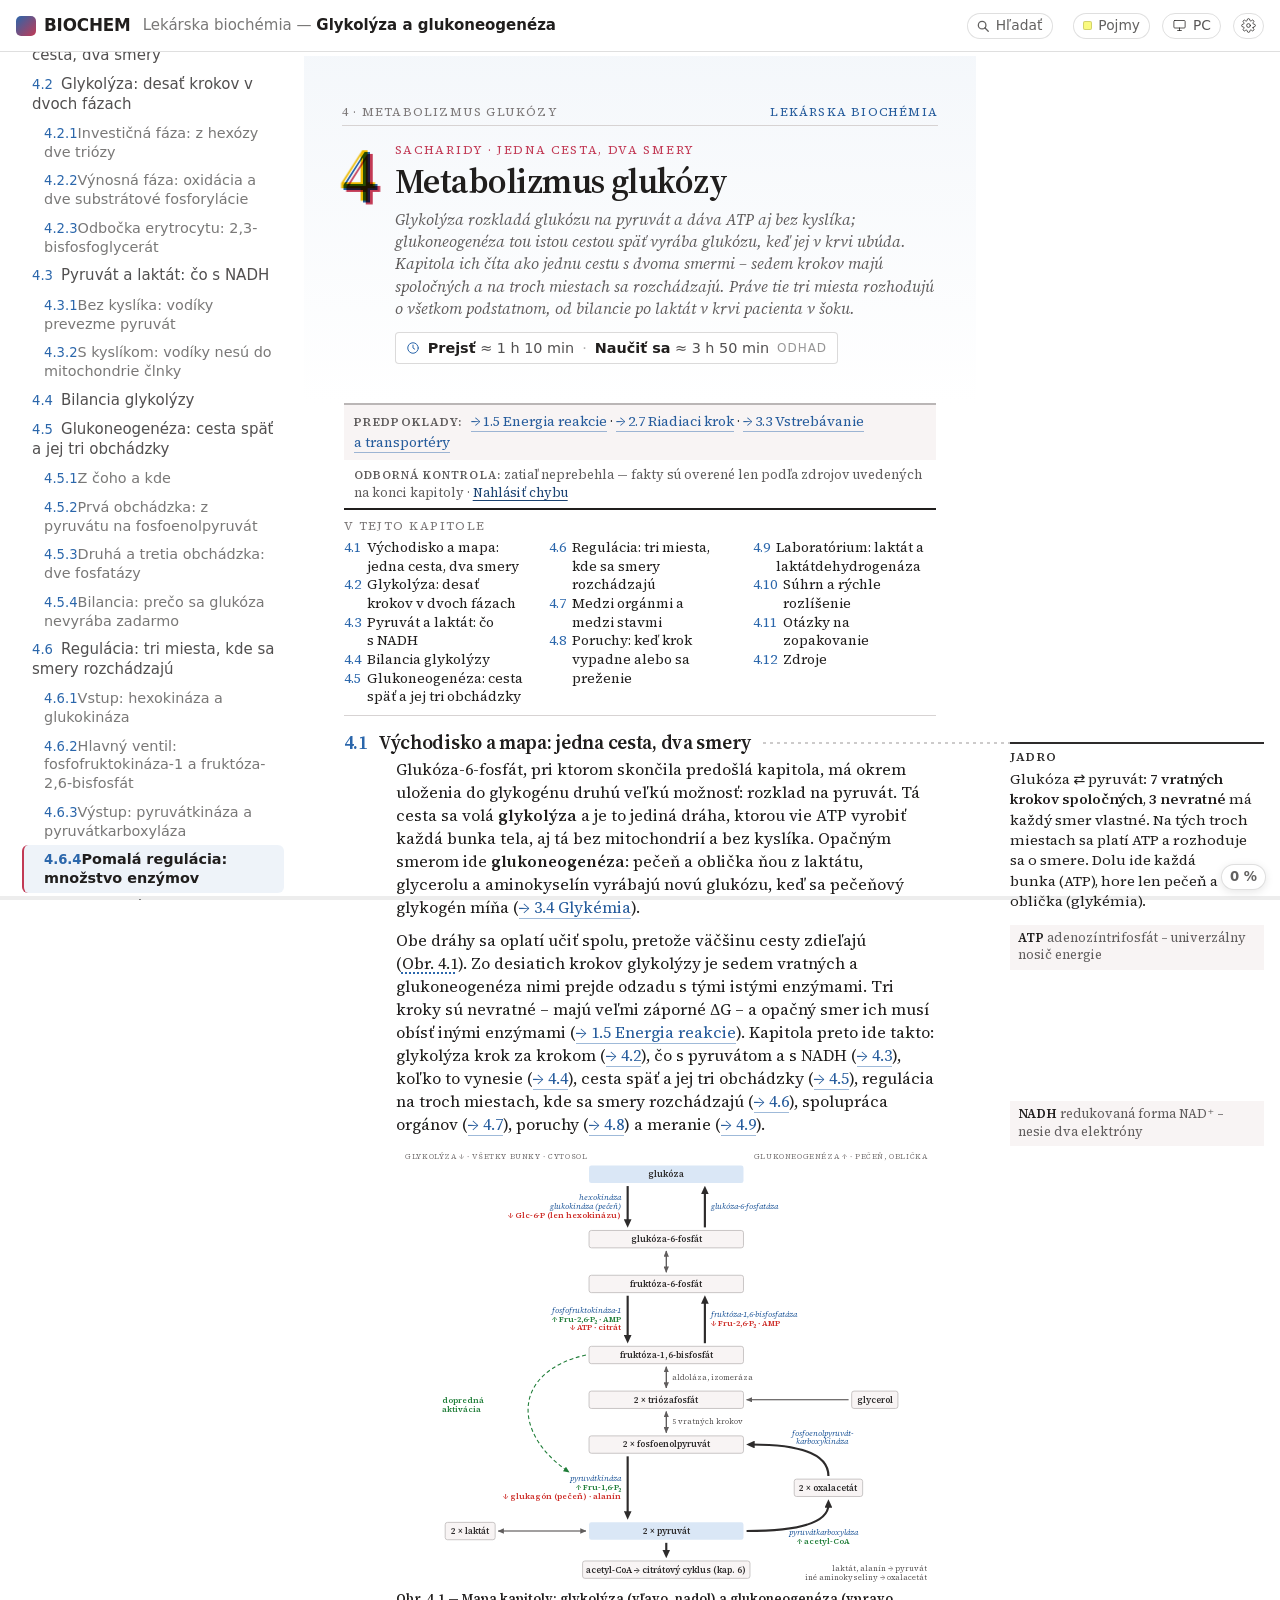
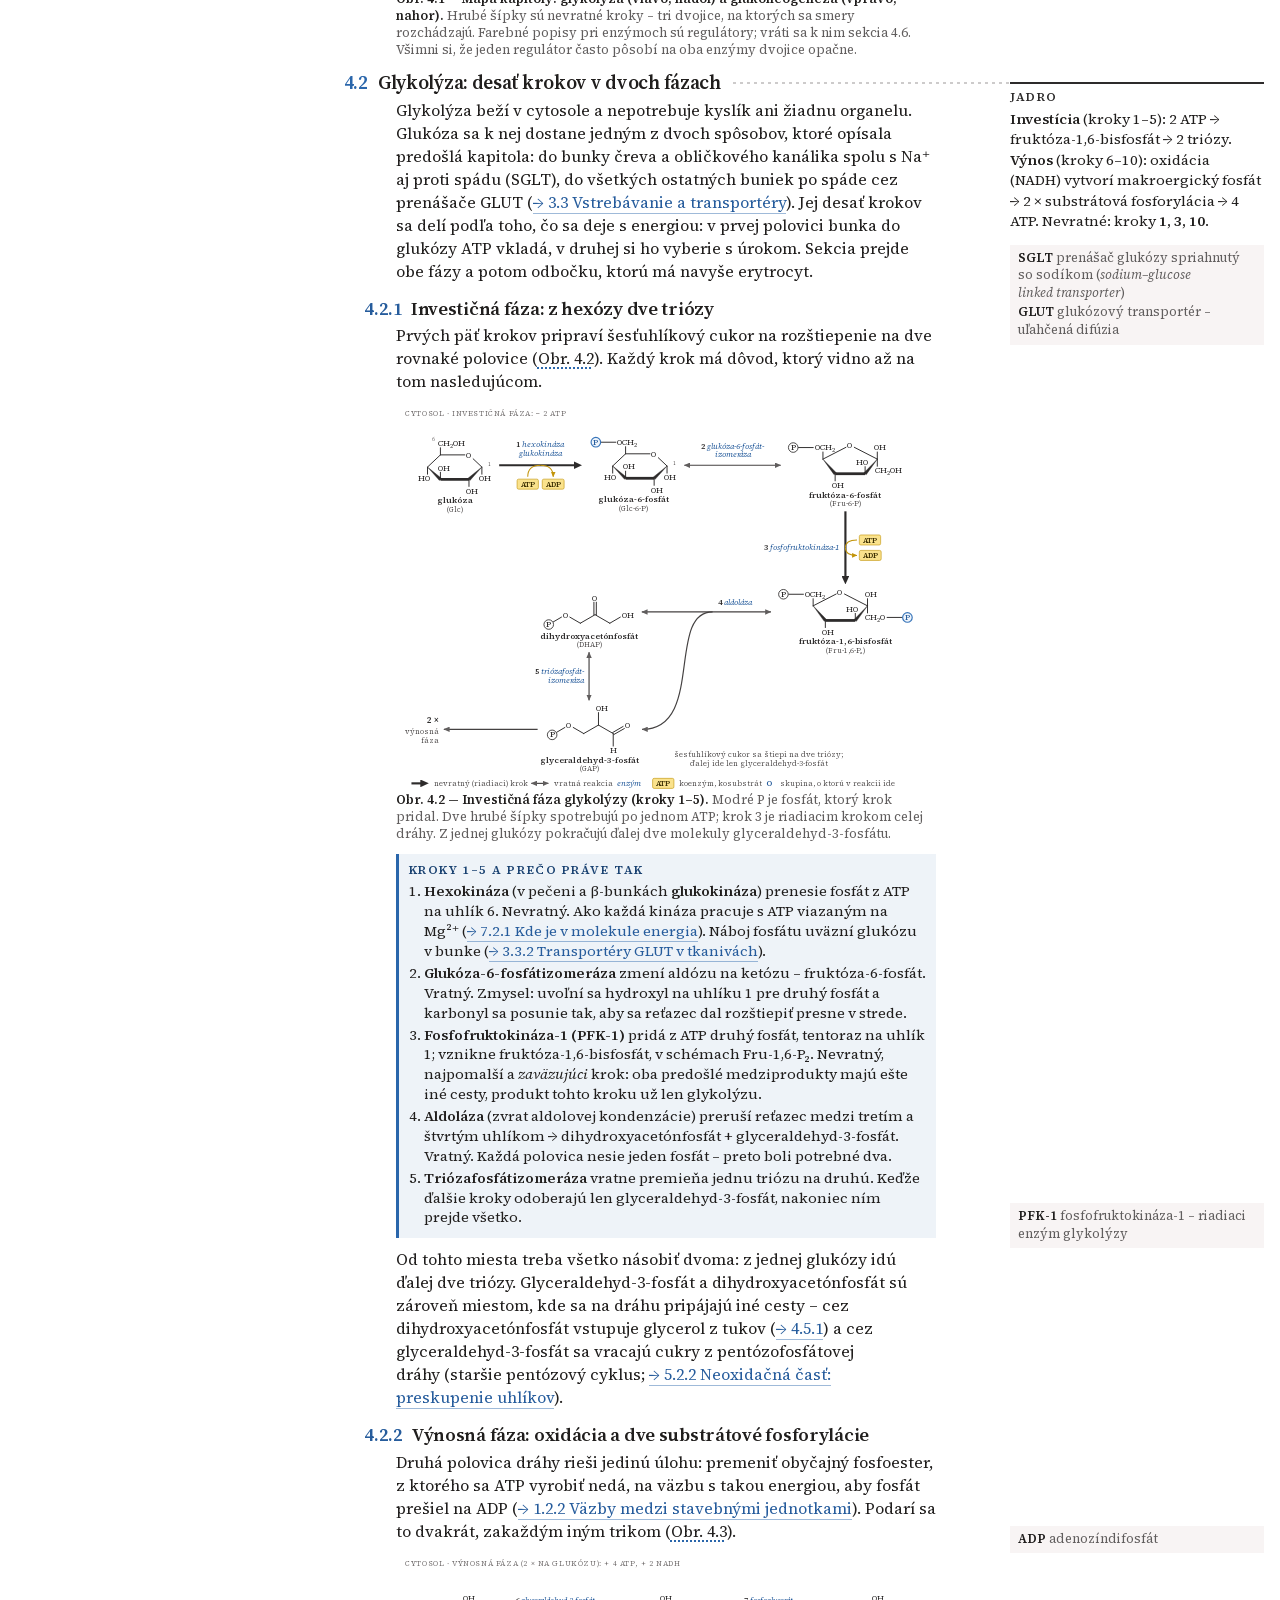
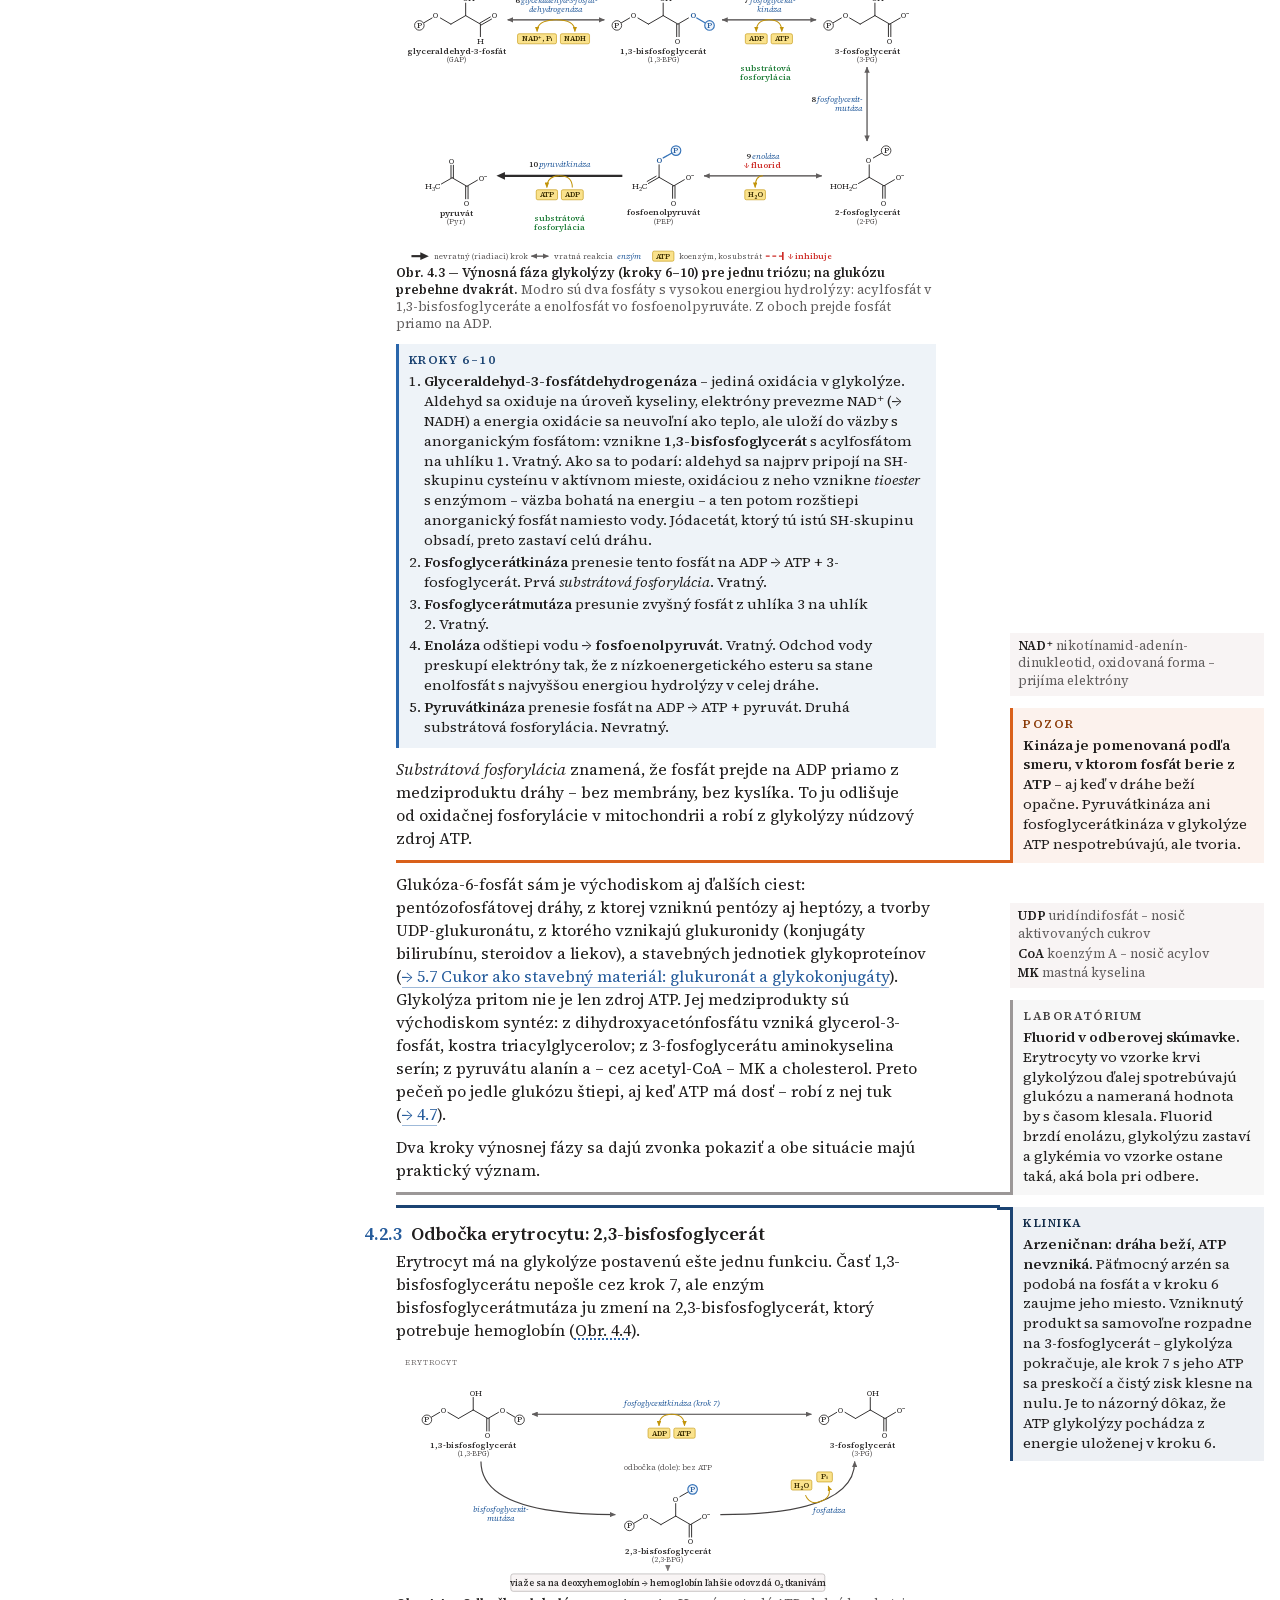
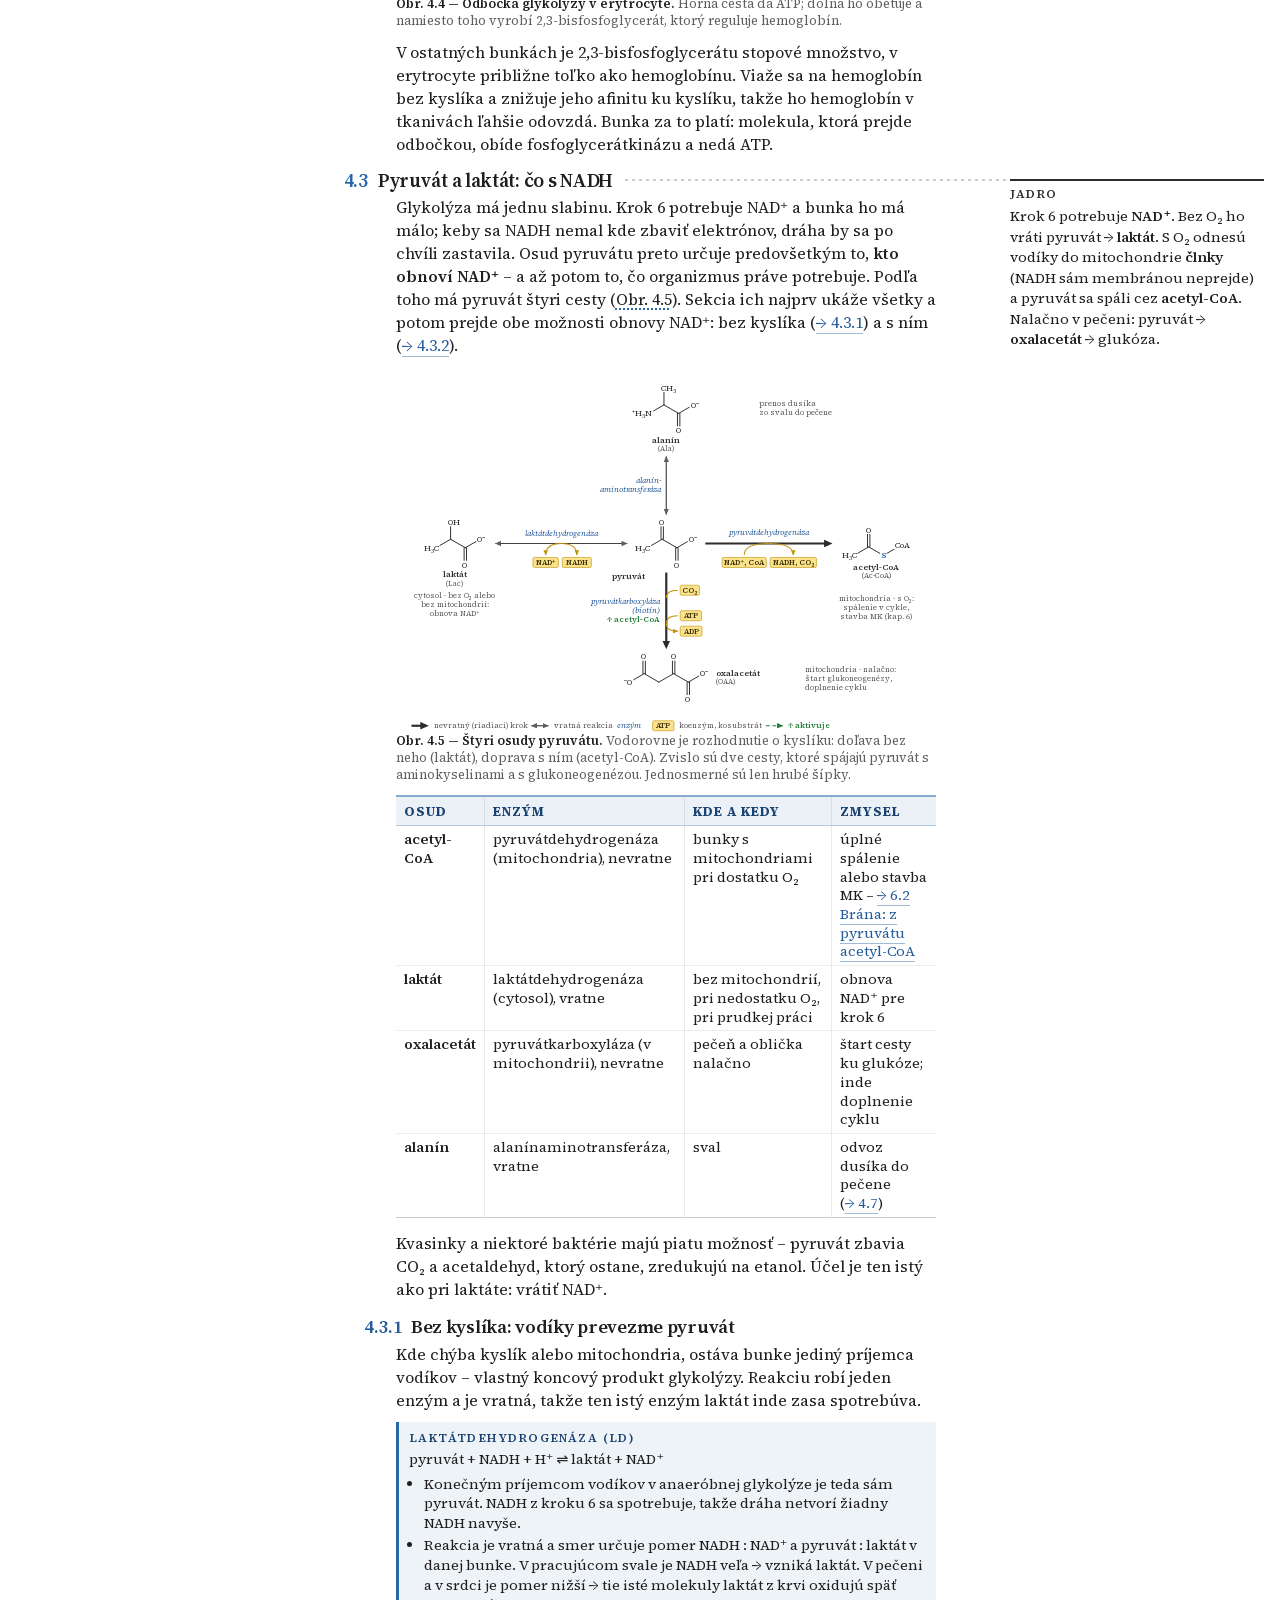
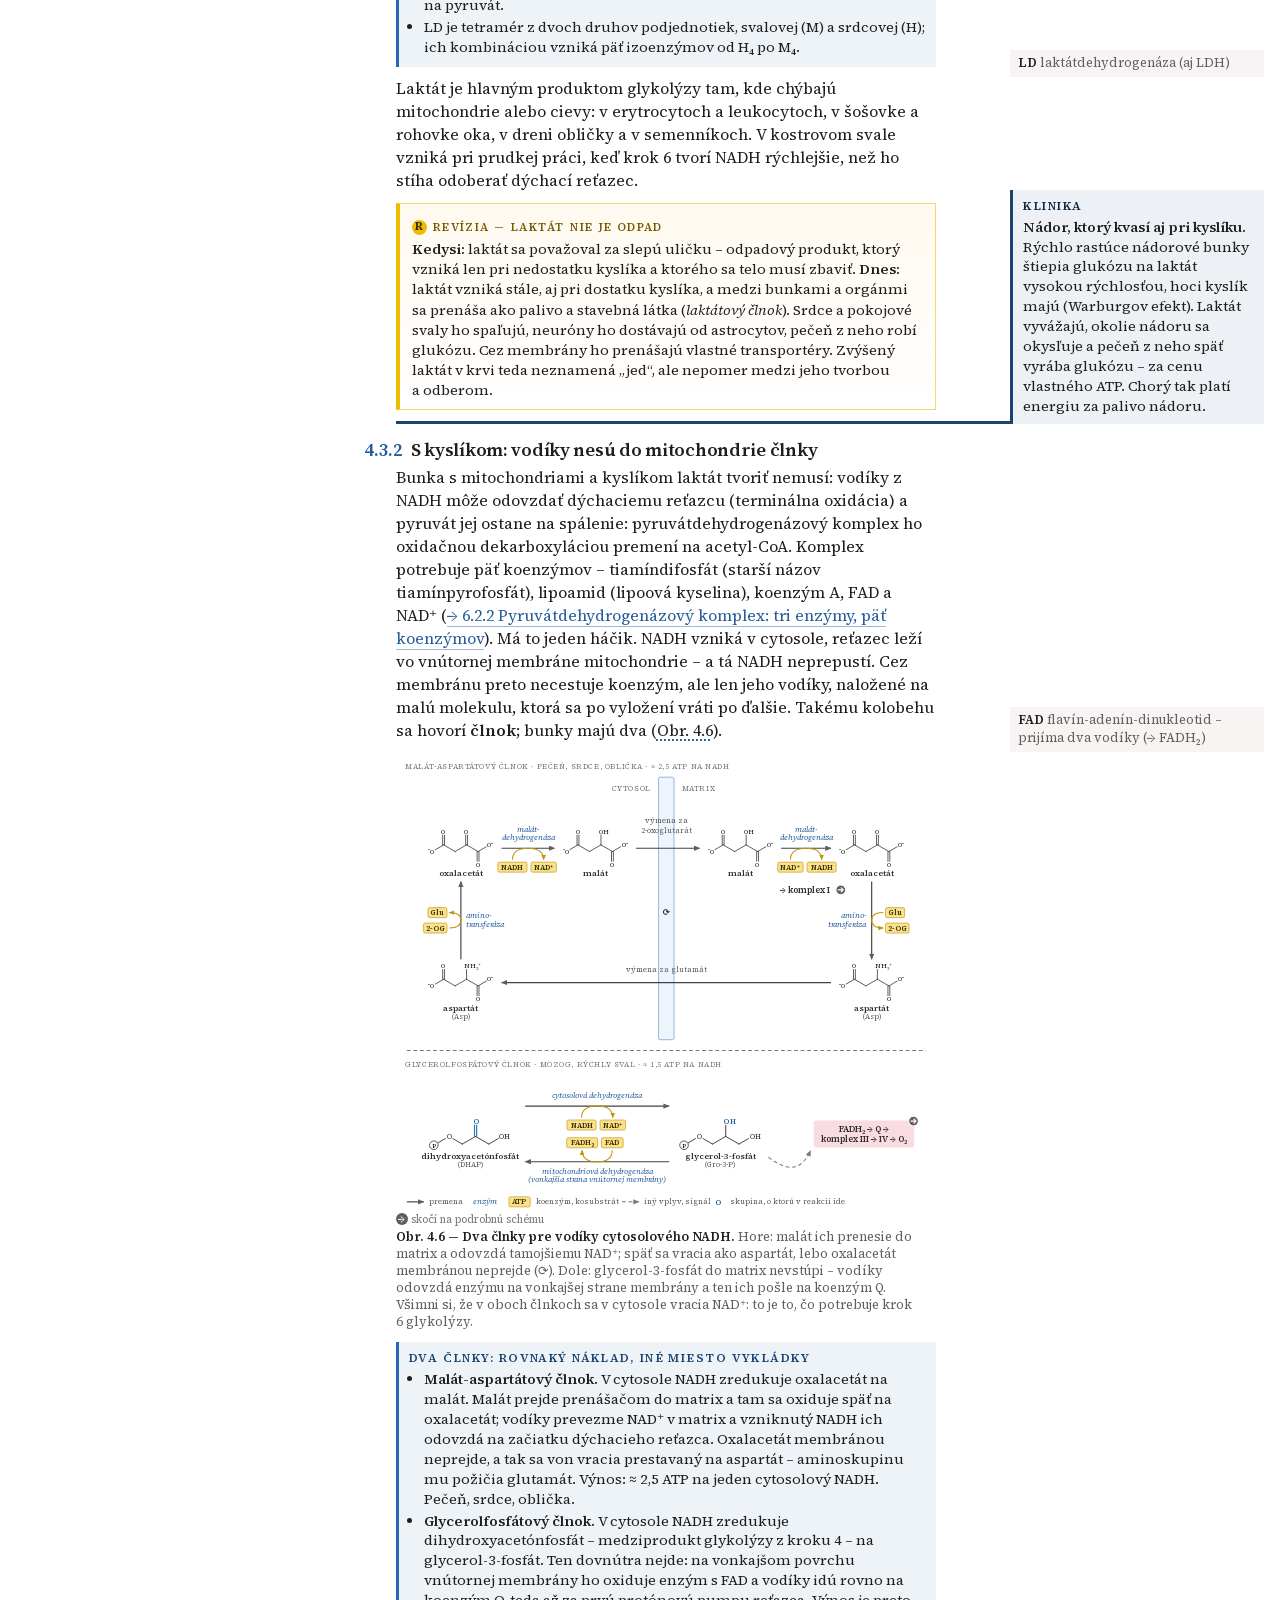
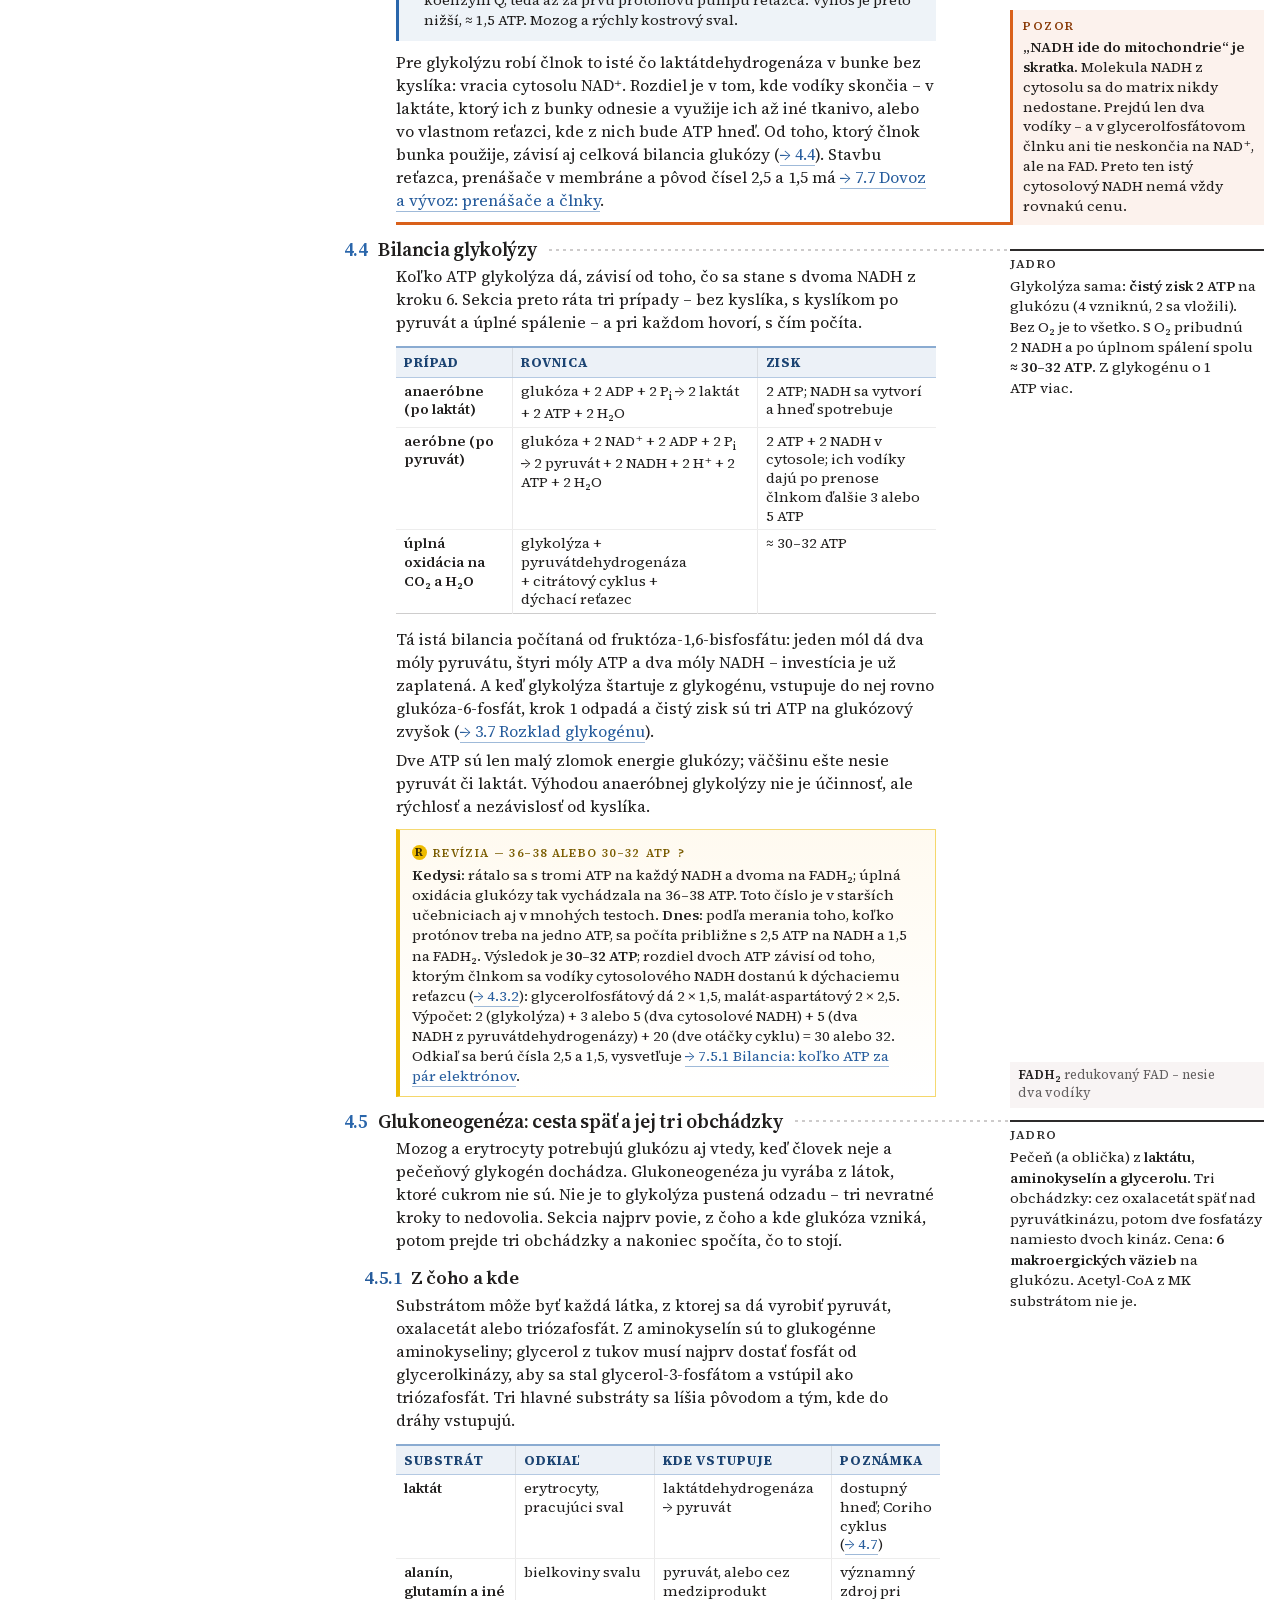
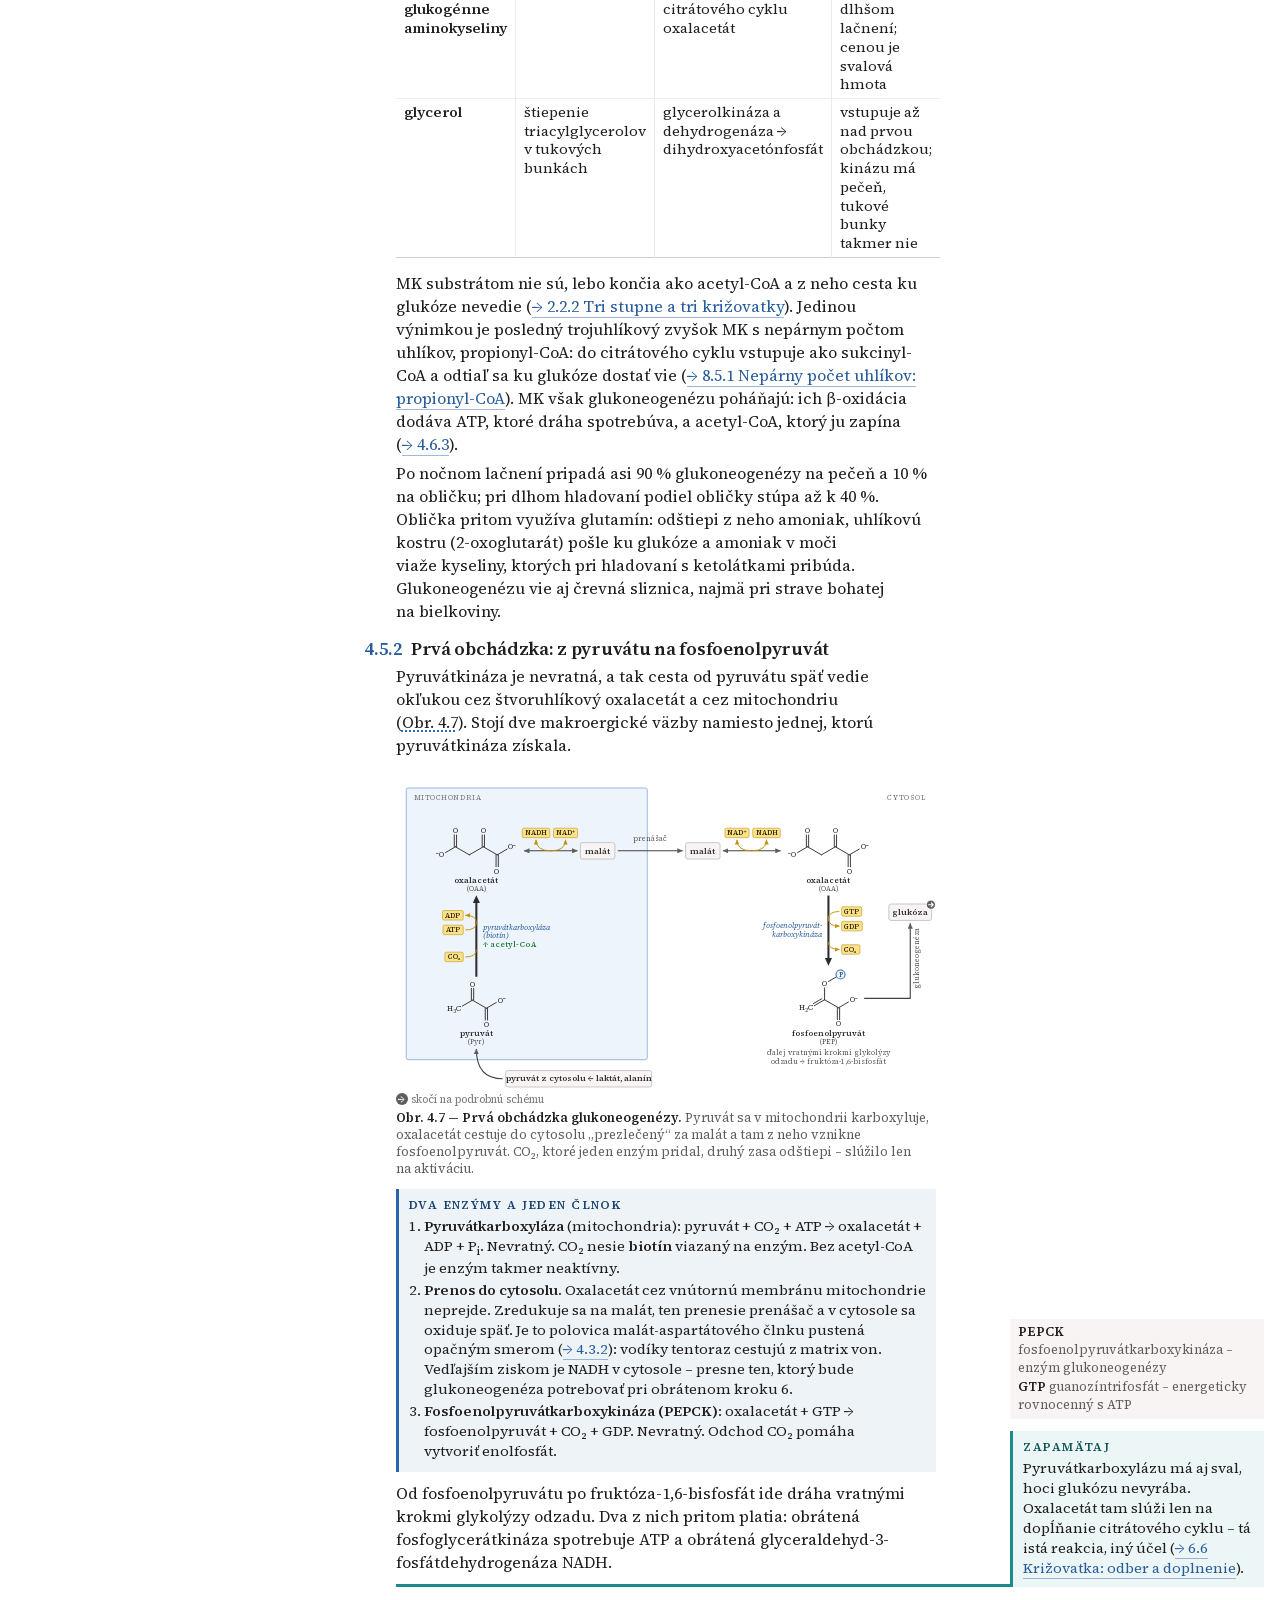
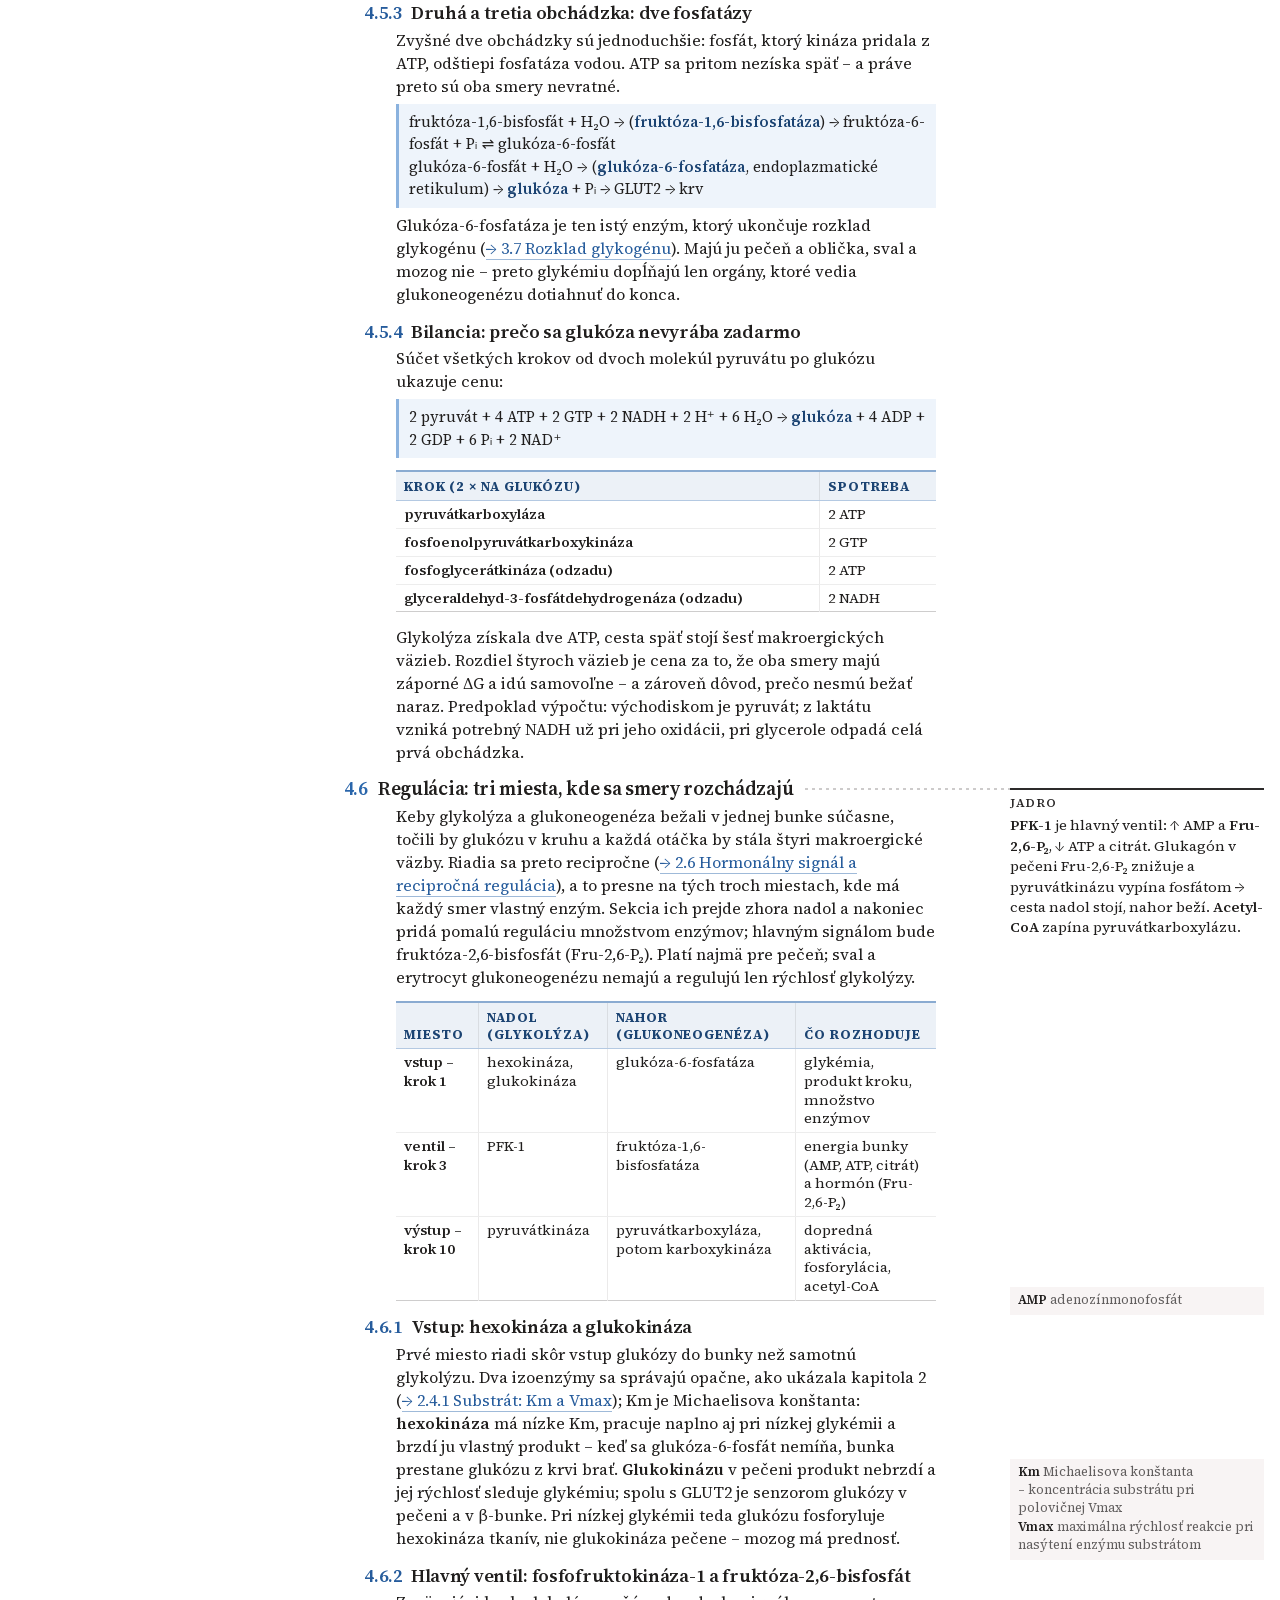
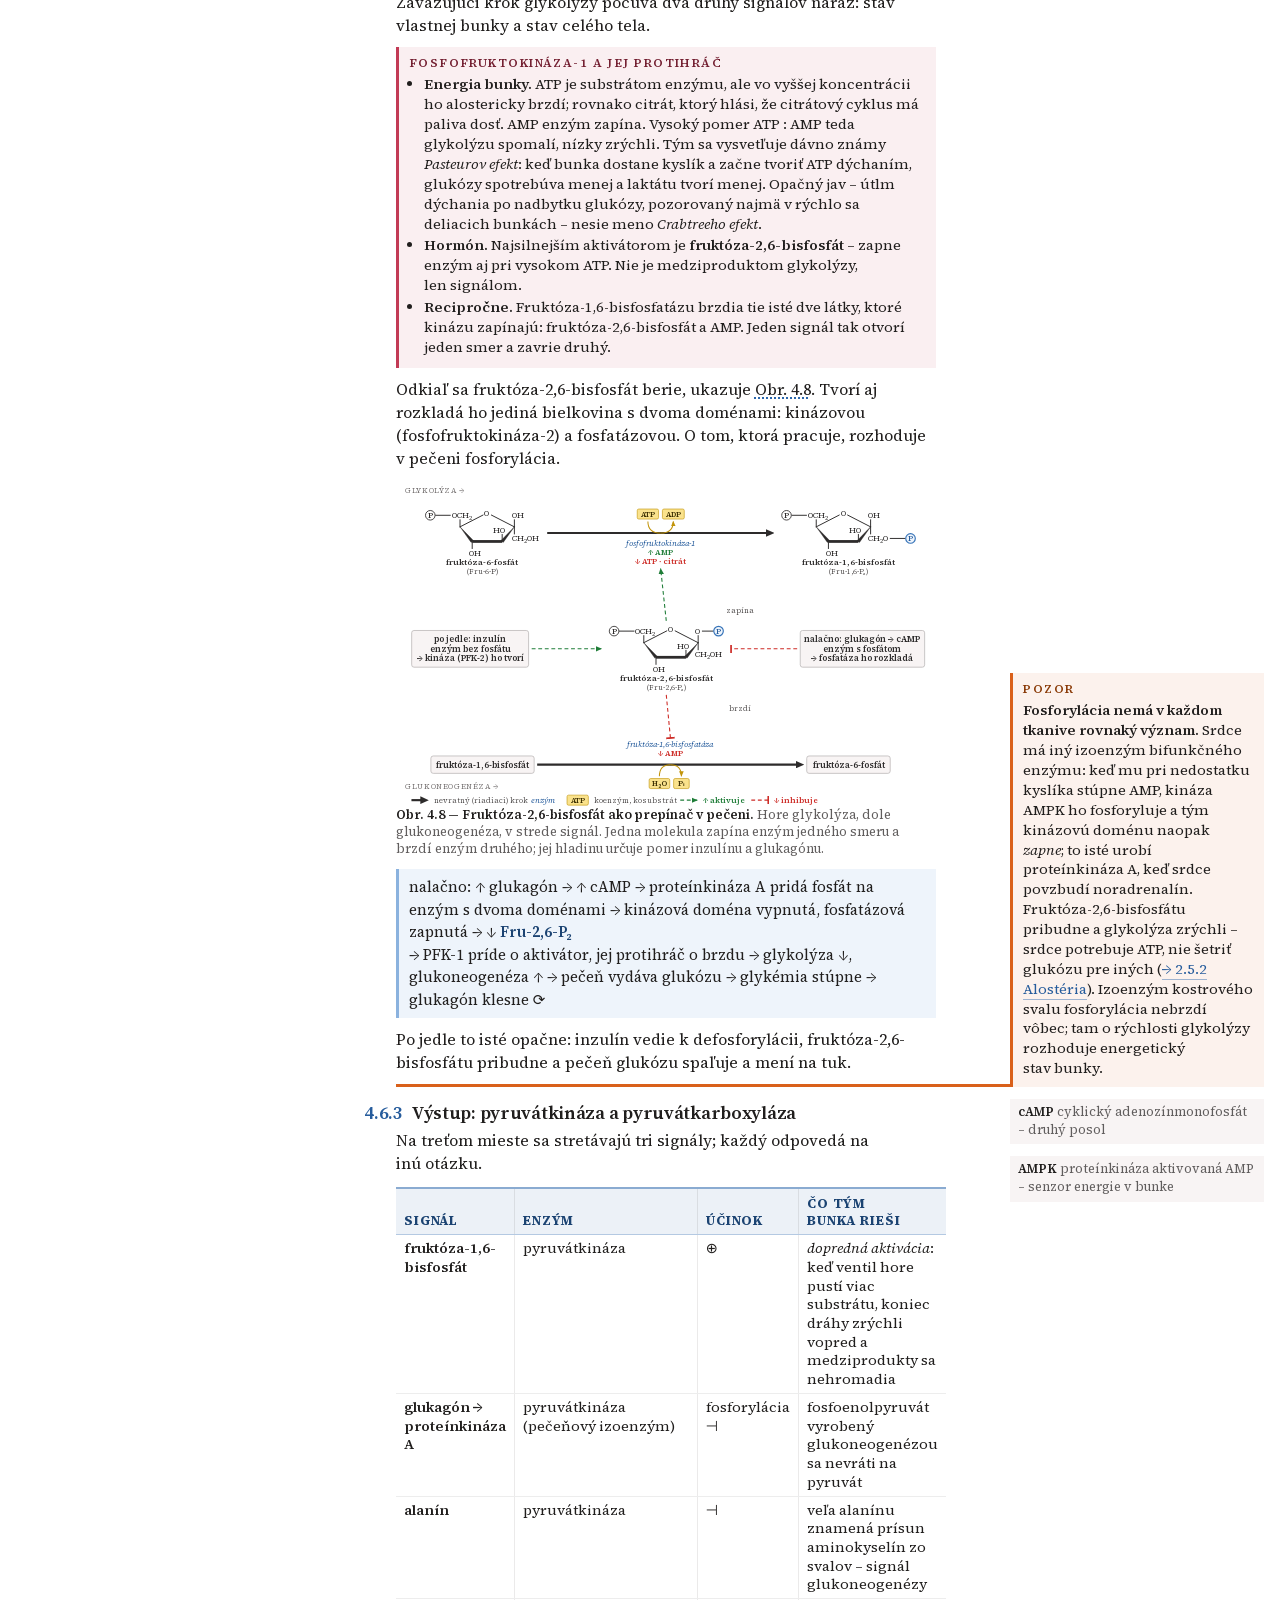
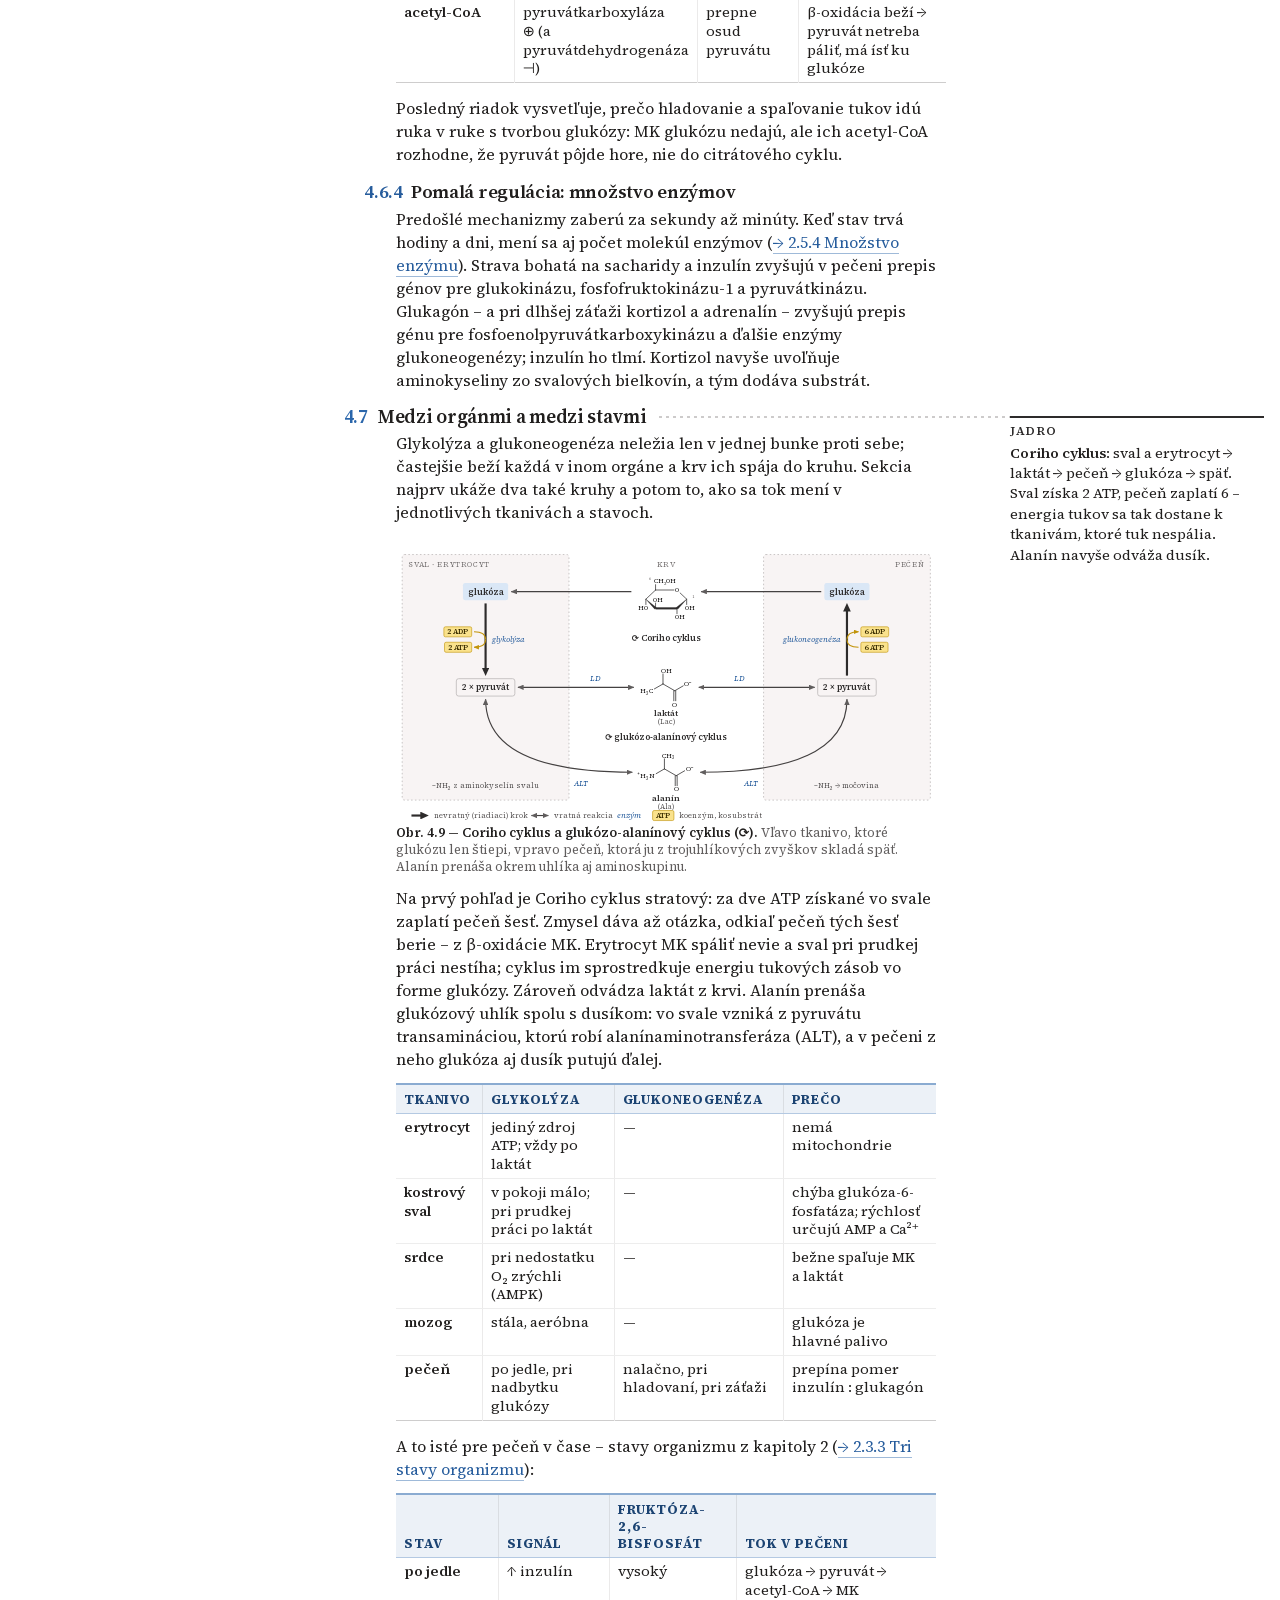
<file: chapters/04_metabolizmus_glukozy.html>
<!DOCTYPE html>
<html lang="sk">
<head>
<meta charset="utf-8">
<meta name="viewport" content="width=device-width, initial-scale=1">
<title>4 · Metabolizmus glukózy</title>
<script>/* stránka v náhľade (assets/js/peek.js) — skryť hlavičku skôr, než sa vykreslí */if(/[?&]embed=/.test(location.search))document.documentElement.classList.add("pk-embed")</script>
<script>/* pri F5/Späť ukázať stránku až na obnovenej pozícii (peek.js odkryje; poistka 2 s) */(function(){try{var h=document.documentElement,n=performance.getEntriesByType("navigation")[0],t=n&&n.type,s=location.search;if(/[?&]y=[1-9]/.test(s)||(!/[?&]embed=/.test(s)&&(t==="reload"||t==="back_forward")&&parseInt(sessionStorage.getItem("pk-y:"+location.pathname),10)>0)){h.classList.add("pk-restoring");setTimeout(function(){h.classList.remove("pk-restoring")},2000)}}catch(e){}})()</script>
<script>/* úvodné načítanie (assets/js/peek.js): pf-intro vždy (okrem náhľadu, maximalizácie z náhľadu ?ni=1 a zníženého pohybu); pf-mid, keď sa kapitola otvára uprostred (F5/Späť na uloženej pozícii, ?y=, odkaz na sekciu) */(function(){try{var h=document.documentElement,s=location.search,n=performance.getEntriesByType("navigation")[0],t=n&&n.type;if(/[?&](embed|ni)=/.test(s)||(window.matchMedia&&matchMedia("(prefers-reduced-motion: reduce)").matches))return;h.classList.add("pf-intro");if(/[?&]y=[1-9]/.test(s)||location.hash.length>1||((t==="reload"||t==="back_forward")&&parseInt(sessionStorage.getItem("pk-y:"+location.pathname),10)>0))h.classList.add("pf-mid");setTimeout(function(){h.classList.remove("pf-intro","pf-hero","pf-go","pf-mid")},8000)}catch(e){}})()</script>
<script>/* skrytý bočný obsah (assets/js/toc-collapse.js) — zapnúť pred vykreslením, nech stránka neblikne */try{if(localStorage.getItem("pf-toc-collapsed")==="1")document.documentElement.classList.add("toc-collapsed")}catch(e){}</script>
<script src="../assets/js/view-early.js"></script>
<link rel="stylesheet" href="../assets/fonts/fonts.css">
<link rel="stylesheet" href="../assets/styles/site.css">
<link rel="stylesheet" href="../assets/styles/glossary.css">
<link rel="stylesheet" href="../assets/styles/view-toggle.css">
<style>
/* ══ Broadsheet — design-system tokens ══════════════════════════════════ */
:root{
  --color-bg:#f3f2f2;
  --color-surface:#eae9e9;
  --color-text:#201e1d;
  --color-accent:#0088b0;
  --color-accent-2:#d6006c;
  --color-divider:color-mix(in srgb,#201e1d 16%,transparent);

  --color-neutral-100:#f8f4f4; --color-neutral-200:#eae7e7; --color-neutral-300:#d7d3d3;
  --color-neutral-400:#bab6b6; --color-neutral-500:#9b9797; --color-neutral-600:#7d7979;
  --color-neutral-700:#605d5d; --color-neutral-800:#444141; --color-neutral-900:#2d2b2b;

  --color-accent-100:#e9f8ff; --color-accent-200:#cbeeff; --color-accent-300:#99e0ff;
  --color-accent-400:#62c5ee; --color-accent-500:#38a6cf; --color-accent-600:#1186ac;
  --color-accent-700:#006786; --color-accent-800:#004961; --color-accent-900:#0a303e;

  --color-accent-2-100:#fff1f4; --color-accent-2-200:#ffdee6; --color-accent-2-300:#ffc0d0;
  --color-accent-2-400:#ff90b1; --color-accent-2-500:#ff458e; --color-accent-2-600:#d82071;
  --color-accent-2-700:#aa0b56; --color-accent-2-800:#790e3d; --color-accent-2-900:#4b1528;

  --color-process-yellow:#edbb00;

  --font-heading:"Source Serif 4",system-ui,serif;
  --font-heading-weight:600;
  --font-body:"Source Serif 4",system-ui,serif;
  --font-mono:ui-monospace,"SF Mono",Menlo,Consolas,monospace;

  --space-1:5px; --space-2:10px; --space-3:15px; --space-4:20px; --space-6:30px; --space-8:40px;
  --radius-sm:1px; --radius-md:2px; --radius-lg:4px;

  --shadow-sm:0 1px 2px color-mix(in srgb,#2d2b2b 14%,transparent);
  --shadow-md:0 3px 10px color-mix(in srgb,#2d2b2b 16%,transparent);
  --shadow-lg:0 12px 32px color-mix(in srgb,#2d2b2b 22%,transparent);
}
*,*::before,*::after{box-sizing:border-box}
html{-webkit-text-size-adjust:100%}
body{margin:0;background:#fff;color:var(--color-text);font-family:var(--font-body);
  font-size:calc(15px*var(--z,1));line-height:1.55;font-weight:400;padding:0}
h1,h2,h3,h4,h5,h6{font-family:var(--font-heading);font-weight:var(--font-heading-weight);
  line-height:1.12;letter-spacing:-0.015em;margin:0 0 var(--space-2)}
p{margin:0 0 var(--space-3)}
a{color:var(--color-accent);text-underline-offset:3px}
img{display:block;max-width:100%}
figure{margin:0}
figcaption{font-size:calc(11px*var(--z,1));margin-top:var(--space-1);
  color:color-mix(in srgb,var(--color-text) 55%,transparent)}
.text-muted{color:color-mix(in srgb,var(--color-text) 55%,transparent)}
:focus{outline:none}
:focus-visible{outline:2px solid var(--color-accent);outline-offset:2px}
::selection{background:color-mix(in srgb,var(--color-accent) 30%,transparent)}
.hr{height:1px;border:0;margin:var(--space-4) 0;background:var(--color-divider)}

/* — tables — */
.table{width:100%;border-collapse:collapse;font-size:calc(14px*var(--z,1))}
.table th{text-align:left;font-size:calc(11px*var(--z,1));letter-spacing:0.08em;text-transform:uppercase;
  color:color-mix(in srgb,var(--color-text) 60%,transparent);
  padding:var(--space-2);border-bottom:1px solid var(--color-divider)}
.table td{padding:var(--space-2);
  border-bottom:1px solid color-mix(in srgb,var(--color-text) 8%,transparent)}
.table tbody tr:hover{background:color-mix(in srgb,var(--color-text) 4%,transparent)}

/* — tags — */
.tag{display:inline-flex;align-items:center;font-size:calc(11px*var(--z,1));letter-spacing:0.02em;
  padding:3px 10px;border-radius:calc(var(--radius-md)*0.75)}
.tag-accent{background:var(--color-accent-100);color:var(--color-accent-800)}
.tag-accent-2{background:var(--color-accent-2-100);color:var(--color-accent-2-800)}
.tag-neutral{background:var(--color-neutral-100);color:var(--color-neutral-800)}

/* — the plate numeral: three process inks, no black plate — */
.cmyk-num{--cmyk-num-ground:var(--color-bg);position:relative;width:fit-content;
  line-height:0.9;font-feature-settings:"pnum" 1;
  padding:0.12em;margin:-0.12em}
.cmyk-num .paper{color:var(--color-bg);
  text-shadow:0.036em 0.025em 0 var(--color-bg),-0.031em -0.023em 0 var(--color-bg)}
.cmyk-num .plate{position:absolute;inset:0.12em;mix-blend-mode:multiply}
.cmyk-num .plate-c{color:var(--color-accent)}
.cmyk-num .plate-m{color:var(--color-accent-2);translate:0.036em 0.025em}
.cmyk-num .plate-y{color:var(--color-process-yellow);translate:-0.031em -0.023em}

/* ══ doc-page — the printed sheet ═══════════════════════════════════════ */
.page{--color-bg:#fff;margin:0 auto;background:#fff;
  padding:50px;box-shadow:none;border:0;
  font-size:calc(13.5px*var(--z,1));line-height:1.42;text-wrap:pretty}
.page p{margin:0 0 6px;orphans:3;widows:3}
.page ul,.page ol{margin:0 0 6px;padding-left:15px}
.page li{margin:0 0 2px;orphans:3;widows:3}
.page table.table{font-size:calc(12px*var(--z,1));line-height:1.3}
.page table.table th,.page table.table td{padding:3px 8px 3px 0;vertical-align:top}
.keep{break-inside:avoid}
.page sup{font-size:calc(9px*var(--z,1));line-height:0}

.running-head{display:flex;justify-content:space-between;align-items:baseline;
  font-size:calc(10px*var(--z,1));letter-spacing:0.1em;text-transform:uppercase;color:var(--color-neutral-600);
  padding-bottom:4px;border-bottom:1px solid var(--color-neutral-300);margin-bottom:14px}
.running-foot{display:flex;justify-content:space-between;align-items:baseline;
  font-size:calc(10px*var(--z,1));color:var(--color-neutral-600);
  padding-top:4px;border-top:1px solid var(--color-neutral-300);margin-top:22px}

/* — chapter opener — */
.opener{display:flex;align-items:flex-start;gap:18px;margin-bottom:10px}
.opener .num{font-family:var(--font-heading);font-size:calc(64px*var(--z,1));font-weight:600;
  letter-spacing:-0.03em;--cmyk-num-ground:#fff}
.eyebrow{font-size:calc(10px*var(--z,1));letter-spacing:0.14em;text-transform:uppercase;
  color:var(--color-accent-2);margin-bottom:4px}
.opener h1{font-size:calc(29px*var(--z,1));line-height:1.05;font-weight:600;letter-spacing:-0.015em}
.standfirst{margin:6px 0 0;font-size:calc(13px*var(--z,1));font-style:italic;
  color:var(--color-neutral-700);max-width:46em}

/* — contents block — */
.contents{column-count:3;column-gap:22px;font-size:calc(11.5px*var(--z,1));line-height:1.35;padding:8px 0;
  border-top:2px solid var(--color-text);border-bottom:1px solid var(--color-neutral-300);
  margin-bottom:16px}
.contents .label{column-span:all;font-size:calc(10px*var(--z,1));letter-spacing:0.12em;text-transform:uppercase;
  color:var(--color-neutral-600);margin-bottom:5px}
.contents .row{display:flex;gap:6px;break-inside:avoid}
.contents .row span:first-child{color:var(--color-accent);font-variant-numeric:tabular-nums}

/* — numbered sections — */
.sec-h{display:flex;gap:10px;font-size:calc(16px*var(--z,1));font-weight:600;margin:0 0 5px}
.sec-h .n{color:var(--color-accent);font-variant-numeric:tabular-nums}
.sec-body{padding-left:calc(2.6em + 10px);margin-bottom:14px}
.sub-h{font-size:calc(15.5px*var(--z,1));font-weight:600;margin:16px 0 5px -1.7em}
.sub-h .n{color:var(--color-accent-700);font-variant-numeric:tabular-nums;margin-right:8px}
.micro{font-size:calc(11px*var(--z,1));letter-spacing:0.1em;text-transform:uppercase;
  color:var(--color-neutral-600);margin-bottom:4px}

/* — callouts — */
.flag{margin:10px 0;padding:8px 10px;background:var(--color-accent-2-100);
  border-left:3px solid var(--color-accent-2)}
.flag .label{font-size:calc(10px*var(--z,1));letter-spacing:0.12em;text-transform:uppercase;
  color:var(--color-accent-2-800);margin-bottom:3px}
.flag .body{font-size:calc(12px*var(--z,1));line-height:1.38;color:var(--color-accent-2-900)}
.flag .body p{margin:0 0 5px}.flag .body p:last-child{margin:0}

.note{margin:10px 0;padding:8px 10px;background:var(--color-accent-100);
  border-left:3px solid var(--color-accent)}
.note .label{font-size:calc(10px*var(--z,1));letter-spacing:0.12em;text-transform:uppercase;
  color:var(--color-accent-800);margin-bottom:3px}
.note .body{font-size:calc(12px*var(--z,1));line-height:1.38;color:var(--color-accent-900)}
.note .body p{margin:0 0 5px}.note .body p:last-child{margin:0}

.plain{margin:10px 0;padding:8px 10px;background:var(--color-neutral-100);
  border-left:3px solid var(--color-neutral-400)}
.plain .label{font-size:calc(10px*var(--z,1));letter-spacing:0.12em;text-transform:uppercase;
  color:var(--color-neutral-700);margin-bottom:3px}
.plain .body{font-size:calc(12px*var(--z,1));line-height:1.38;color:var(--color-neutral-900)}
.plain .body p{margin:0 0 5px}.plain .body p:last-child{margin:0}

/* — REVÍZIA block (CLAUDE.md §1.3, značka [R]) ————————————————————————
   Zámerne NIE .note/.flag/.plain: site.js tie tri triedy vyplaví do
   bočného stĺpca ako poznámky na okraji, a revízia patrí do hlavného
   toku textu — je to obsah, nie komentár. Preto vlastná trieda.        */
.rev{margin:11px 0;padding:9px 12px;break-inside:avoid;
  background:linear-gradient(180deg,#fffaf0,#fff);
  border:1px solid color-mix(in srgb,var(--color-process-yellow) 55%,transparent);
  border-left:4px solid var(--color-process-yellow)}
.rev .label{display:inline-flex;align-items:center;gap:6px;
  font-size:calc(9.5px*var(--z,1));letter-spacing:0.12em;text-transform:uppercase;
  color:#7a5c00;margin-bottom:4px;font-weight:600}
.rev .label .r{display:inline-flex;align-items:center;justify-content:center;
  width:15px;height:15px;border-radius:50%;background:var(--color-process-yellow);
  color:#3d2e00;font-size:calc(9px*var(--z,1));font-weight:700;letter-spacing:0}
.rev .body{font-size:calc(12px*var(--z,1));line-height:1.4}
.rev .body p{margin:0 0 5px}.rev .body p:last-child{margin:0}
.rev table.table{margin:6px 0 5px}

/* — mechanism diagram in the press's own monospace — */
.diagram{font-family:var(--font-mono);font-size:calc(10px*var(--z,1));line-height:1.35;
  background:var(--color-surface);border-left:2px solid var(--color-neutral-400);
  padding:9px 11px;margin:9px 0;overflow-x:auto;white-space:pre;
  color:var(--color-neutral-900);border-radius:var(--radius-sm)}

/* — kaskáda v riadku a rozvetvenie (CLAUDE.md §2.5) — */
.chain{font-size:calc(12.5px*var(--z,1));line-height:1.5;margin:8px 0;padding:7px 10px;
  background:var(--color-accent-100);border-left:3px solid var(--color-accent-400)}
.chain b{color:var(--color-accent-800)}
.fork{display:grid;grid-template-columns:repeat(auto-fit,minmax(150px,1fr));gap:10px;
  margin:9px 0;font-size:calc(12px*var(--z,1));line-height:1.38}
.fork>div{padding:7px 9px;background:var(--color-neutral-100);
  border-top:2px solid var(--color-neutral-400)}
.fork>div b{display:block;margin-bottom:2px;color:var(--color-neutral-900)}

/* — charts — */
.chart{margin:12px 0;break-inside:avoid;max-width:700px}
.chart svg{width:100%;height:auto;display:block;font-family:var(--font-body)}
.chart figcaption{font-size:calc(10.5px*var(--z,1));line-height:1.35;margin-top:4px;color:var(--color-neutral-700)}
.chart figcaption b{color:var(--color-text)}
.chart .ax{stroke:var(--color-neutral-400);stroke-width:1}
.chart .grid{stroke:var(--color-neutral-300);stroke-width:1;stroke-dasharray:2 3}
.chart .ser{fill:none;stroke-width:2;stroke-linejoin:round;stroke-linecap:round}
.chart .s-c{stroke:var(--color-accent)}
.chart .s-m{stroke:var(--color-accent-2)}
.chart .s-k{stroke:var(--color-neutral-700)}
.chart .f-c{fill:var(--color-accent);opacity:.13}
.chart .f-m{fill:var(--color-accent-2);opacity:.13}
.chart .band-c{fill:var(--color-accent-100)}
.chart .band-m{fill:var(--color-accent-2-100)}
.chart .tick{font-size:9.5px;fill:var(--color-neutral-600);font-variant-numeric:tabular-nums}
.chart .lbl{font-size:10.5px;fill:var(--color-neutral-800)}
.chart .lbl-c{font-size:10.5px;fill:var(--color-accent-700)}
.chart .lbl-m{font-size:10.5px;fill:var(--color-accent-2-700)}
.chart .cap{font-size:9.5px;fill:var(--color-neutral-600);letter-spacing:.08em;text-transform:uppercase}
.chart .mark{stroke:var(--color-neutral-800);stroke-width:1;stroke-dasharray:3 3}
.chart .bar-c{fill:var(--color-accent-500)}
.chart .bar-m{fill:var(--color-accent-2-500)}

/* — krížové odkazy (CLAUDE.md §3.1) ————————————————————————————————————
   a.xref  = odkaz na kapitolu, ktorá už existuje. Ostáva skutočným
             <a href>, takže funguje aj bez JS a bez shellu; keď pribudne
             split.js, otvorí sa vedľa v druhom paneli.
   .xref-soon = tá istá informácia pre kapitolu, ktorá ešte nie je
             napísaná. Zámerne NIE <a>: mŕtvy odkaz je horší než žiadny.
             Text nesie číslo aj názov, takže dáva zmysel aj v tlači.   */
.xref{color:var(--color-accent-700);text-decoration:none;
  border-bottom:1px solid color-mix(in srgb,var(--color-accent) 45%,transparent);
  white-space:nowrap}
.xref:hover{background:var(--color-accent-100);border-bottom-color:var(--color-accent)}
.xref-soon{color:var(--color-neutral-600);
  border-bottom:1px dotted var(--color-neutral-400);white-space:nowrap;cursor:help}

.deps,.next{font-size:calc(11.5px*var(--z,1));line-height:1.5;margin:0 0 10px;padding:7px 10px;
  background:var(--color-neutral-100);border-top:2px solid var(--color-neutral-400)}
.deps b,.next b{font-size:calc(10px*var(--z,1));letter-spacing:.1em;text-transform:uppercase;
  color:var(--color-neutral-700);margin-right:6px}
.next{border-top-color:var(--color-accent);background:var(--color-accent-100);margin:16px 0 0}
.next b{color:var(--color-accent-800)}

/* — two/three column content blocks — */
.cols-2{display:grid;grid-template-columns:repeat(2,1fr);gap:16px;
  font-size:calc(12.5px*var(--z,1));line-height:1.35}
.cols-3{display:grid;grid-template-columns:repeat(3,1fr);gap:16px;
  font-size:calc(12.5px*var(--z,1));line-height:1.35}
.flow-2{column-count:2;column-gap:22px;font-size:calc(12.5px*var(--z,1));line-height:1.38}

.lede{font-size:calc(12.5px*var(--z,1));color:var(--color-neutral-700)}
b,strong{font-weight:600}
.tnum{font-variant-numeric:tabular-nums}

@media screen and (min-width:981px){
  .sec-h,.sub-h,.micro,.hr,.diagram,.chart,.table,.running-foot,
  .cols-2,.cols-3,.flow-2,.note,.flag,.plain,.rev,.fork,.chain{clear:both}
  .sec-body::after{content:"";display:block;clear:both}
}

@media (max-width:820px){
  body{padding:0}
  .page{padding:20px 16px}
  .contents{column-count:2}
  .cols-3,.cols-2,.flow-2{grid-template-columns:1fr;column-count:1;display:block}
  .cols-3>div,.cols-2>div{margin-bottom:12px}
  .sec-body{padding-left:0}
  .sub-h{margin-left:0}
  .opener{gap:12px}
  .opener .num{font-size:calc(46px*var(--z,1))}
  .table{display:block;overflow-x:auto}
  .chart{overflow-x:auto}
  .chart svg{max-width:none;min-width:100%}
  .xref,.xref-soon{white-space:normal}
}
@media print{
  body{background:#fff;padding:0}
  .page{max-width:none;padding:0.7in}
  .diagram{overflow:visible}
  .cols-2,.cols-3{display:block}
  .cols-2>div,.cols-3>div{margin-bottom:8px}
  .flow-2{column-count:1}
  .contents{column-count:1}
  .xref{color:#000;border-bottom:0}
  .xref-soon{color:#444;border-bottom:0}
  .rev{background:#fff;border:1px solid #999;border-left:4px solid #999}
}
@media (prefers-reduced-motion:reduce){*{animation:none!important;transition:none!important}}
/* — doplnky pre generované kapitoly (tools/build.js) — */
.src p,.src li{font-size:calc(11.5px*var(--z,1));line-height:1.4}
.src ul{padding-left:16px}
.src .micro{font-size:calc(10px*var(--z,1))}
figure.keep>.diagram{margin:9px 0 3px}
figure.keep>figcaption{font-size:calc(10.5px*var(--z,1));line-height:1.35;color:var(--color-neutral-700);margin:0 0 9px}
figure.keep>figcaption b{color:var(--color-text)}
.page code{font-family:var(--font-mono);font-size:.92em}
.chart .bx{fill:var(--color-neutral-200)}
.chart .bx-c{fill:var(--color-accent-200)}
.chart .bx-m{fill:var(--color-accent-2-200)}
.chart .bx-k{fill:var(--color-neutral-100);stroke:var(--color-neutral-400)}

/* ══ farebné boxy = vrstvy výkladu (CLAUDE.md §1.1, §5.1); každá kniha používa svoju podmnožinu (book.json → boxes) ══
   Vlastné triedy (.box), NIE .note/.flag/.plain — tie site.js vyplavuje do
   okraja ako poznámky, kým boxy sú jadro textu.  --c = farba pásika,
   --cl = tmavší odtieň pre štítok (kontrast na tónovanom pozadí).        */
.box{--c:var(--color-neutral-500);--cl:var(--color-neutral-800);
  margin:10px 0;padding:8px 10px;break-inside:avoid;
  background:color-mix(in srgb,var(--c) 8%,#fff);border-left:3px solid var(--c)}
.box .label{font-size:calc(10px*var(--z,1));letter-spacing:.12em;text-transform:uppercase;font-weight:600;
  color:var(--cl);margin-bottom:3px}
.box .body{font-size:calc(12px*var(--z,1));line-height:1.38}
.box .body>*:last-child{margin-bottom:0}
.box .body p{margin:0 0 5px}
.box .body ul,.box .body ol{margin:0 0 5px}
.box .body table.table{margin:5px 0}
.k-mech{--c:var(--color-accent);--cl:var(--color-accent-800)}
.k-morf,.k-reg{--c:var(--color-accent-2);--cl:var(--color-accent-2-800)}
.k-detek,.k-lab,.k-kvant{--c:var(--color-neutral-500);--cl:var(--color-neutral-800)}
.k-klin{--c:var(--color-accent-800);--cl:var(--color-accent-900)}
.k-pozor{--c:#d9601a;--cl:#8a3b08}
.k-zap{--c:#1f8a8a;--cl:#0f5555}
.k-fyz,.k-chem{--c:#3f8a55;--cl:#24582f}
/* „Môžeš počuť“ – pojem alebo údaj z osnovy, ktorý sa nepodarilo doložiť: bez farebnej plochy, prerušovaný pásik */
.k-pocut{--c:var(--color-neutral-500);--cl:var(--color-neutral-700);background:none;border-left:2px dashed var(--color-neutral-500)}
.box.k-pocut .body{color:var(--color-neutral-800)}

/* ══ okraj stránky (CLAUDE.md §5.3) ═══════════════════════════════
   Jadro (hlavná myšlienka sekcie) a Skratky nie sú vrstva výkladu → bez farebnej
   plochy a bez ľavého pásika. Šírka pásika 0 zároveň znamená, že site.js k nim
   nekreslí čiaru cez text (čiara má hrúbku ľavého okraja poznámky).           */
.k-jadro{--cl:var(--color-neutral-900);background:none;border-left:0;
  border-top:2px solid var(--color-neutral-900);padding:5px 0 1px}
.k-jadro .body{line-height:1.42}
.k-skr{background:var(--color-neutral-100);border-left:0;padding:4px 8px;margin:3px 0 9px}
.box.k-skr .body{font-size:calc(10.5px*var(--z,1));line-height:1.4;color:var(--color-neutral-700)}
.k-skr .sk b{font-weight:600;color:var(--color-text)}
.k-skr .sk+.sk::before{content:"· "}
@media screen and (min-width:981px){
  /* na okraji jedna skratka na riadok; v texte (mobil, tlač) idú za sebou */
  .k-skr.side-note .sk{display:block;margin:0 0 2px}
  .k-skr.side-note .sk+.sk::before{content:none}
}
/* mobil: skratky rastú s ostatným písmom (blok na konci súboru ich pre vyššiu špecifickosť nezachytí) */
@media screen and (max-width:820px){.box.k-skr .body{font-size:calc(11.5px*var(--z,1))}}

/* ══ obrázky (rovnaké pravidlá vo všetkých knihách) ═
   --fw = najväčšia rozumná šírka zobrazenia; malý obrázok sa nerozmaže.   */
.fig{margin:11px auto;break-inside:avoid;max-width:min(100%,var(--fw,100%))}
.fig img{display:block;width:100%;height:auto;background:transparent;border:0;cursor:zoom-in}
.fig figcaption{font-size:calc(10.5px*var(--z,1));line-height:1.35;margin-top:4px;color:var(--color-neutral-700)}
.fig figcaption b{color:var(--color-text)}
.fig figcaption .src-link{display:inline-flex;align-items:center;gap:3px;
  color:var(--color-neutral-500);text-decoration:none}
.fig figcaption .src-link:hover{color:var(--color-accent);text-decoration:underline}
.fig figcaption .src-link svg{width:10px;height:10px;flex:none;
  fill:none;stroke:currentColor;stroke-width:1.8;stroke-linecap:round;stroke-linejoin:round}
.fig-row{display:flex;flex-wrap:wrap;align-items:flex-start;gap:14px;margin:11px 0}
.fig-row .fig{flex:var(--ar,1) 1 0;min-width:0;margin:0;max-width:none}
@media screen and (min-width:981px){
  .box,.fig,.fig-row{clear:both}
  .fig-row .fig{clear:none}
  /* obrázok obtekaný textom (md: titulok obrázka … | side [right] fw=340): vľavo alebo vpravo vedľa odseku;
     tabuľky, schémy, nadpisy a boxy ho neobtekajú */
  .fig.side{float:left;clear:both;width:min(38%,var(--fw,340px));margin:2px 22px 10px 0}
  .fig.side.right{float:right;margin:2px 0 10px 22px}
  .sec-h,.sub-h,.micro,.diagram,.chart,.table,.cols,.fork,.chain,.flow-2,.quiz,.contents{clear:both}
  .sec-body::after{content:"";display:block;clear:both}
}
@media (max-width:820px){
  .fig-row{display:block}
  .fig-row .fig{margin-bottom:12px;max-width:min(100%,var(--fw,100%))}
}
@media print{
  .box{background:#fff;border:1px solid #999;border-left:4px solid var(--c)}
  .box.k-jadro{border:0;border-top:1.5px solid #000}
  .box.k-skr{border:0}
  .fig figcaption .src-link{display:inline;color:#555}
  .fig figcaption .src-link svg{display:none}
  .fig figcaption .src-link[href]::after{content:" (" attr(href) ")";font-size:calc(8px*var(--z,1));word-break:break-all}
  .fig-row{display:block;overflow:hidden}
  .fig-row .fig{float:left;width:calc(50% - 8px);margin:0 0 10px}
  .fig-row .fig+.fig{float:right}
  /* tlačová strana je užšia než 981 px, obtekanie sa preto zapína zvlášť */
  .fig.side{float:left;clear:both;width:38%;margin:0 16px 8px 0}
  .fig.side.right{float:right;margin:0 0 8px 16px}
  .sec-body::after{content:"";display:block;clear:both}
}

/* ══ náhľad inej kapitoly (assets/js/peek.js) ═════════════════════
   Panel prekryje stred a pravý stĺpec; hlavička a ľavý obsah ostávajú.
   --pk-left / --pk-top dopočíta skript z polohy bočného panela a hlavičky.
   Maximalizácia = --pk-m → 0 (prechod na left/top/right/bottom, 0,5 s).   */
.pk-backdrop{position:fixed;z-index:44;left:var(--pk-left,0px);top:var(--pk-top,52px);right:0;bottom:0;
  background:rgba(32,28,40,.30);-webkit-backdrop-filter:blur(2px);backdrop-filter:blur(2px);
  opacity:0;transition:opacity .22s ease}
.pk-backdrop.pk-in{opacity:1}
.pk-backdrop.pk-max-on{opacity:0;transition:opacity .5s ease}
.pk{--pk-m:16px;--pk-ease:cubic-bezier(.4,0,.2,1);
  position:fixed;z-index:45;
  left:calc(var(--pk-left,0px) + var(--pk-m));top:calc(var(--pk-top,52px) + var(--pk-m));
  right:var(--pk-m);bottom:var(--pk-m);
  display:flex;flex-direction:column;overflow:hidden;
  background:#fff;border:1px solid var(--color-neutral-300);border-radius:12px;
  box-shadow:0 22px 56px rgba(20,16,32,.30),0 2px 8px rgba(20,16,32,.12);
  opacity:0;transform:translateY(12px) scale(.985);
  transition:opacity .22s ease,transform .28s cubic-bezier(.2,.7,.2,1)}
.pk.pk-in{opacity:1;transform:none}
.pk.pk-max-on{--pk-m:0px;border-radius:0;border-color:transparent;box-shadow:0 0 0 rgba(0,0,0,0);
  transition:left .5s var(--pk-ease),top .5s var(--pk-ease),right .5s var(--pk-ease),bottom .5s var(--pk-ease),
    border-radius .5s var(--pk-ease),box-shadow .5s ease,border-color .5s ease}
.pk-bar{flex:none;display:flex;align-items:center;gap:4px;height:44px;padding:0 8px 0 14px;overflow:hidden;
  border-bottom:1px solid var(--color-neutral-200);background:var(--color-neutral-50,#faf9fb);
  font-family:var(--site-font,system-ui,sans-serif);font-size:calc(12.5px*var(--z,1));color:var(--color-text);
  transition:height .5s var(--pk-ease),opacity .3s ease,border-color .5s ease}
.pk.pk-max-on .pk-bar{height:0;opacity:0;border-color:transparent}
.pk-kind{flex:none;font-size:calc(10px*var(--z,1));letter-spacing:.12em;text-transform:uppercase;font-weight:600;
  color:var(--color-accent-700);padding:3px 7px;border-radius:4px;
  background:color-mix(in srgb,var(--color-accent) 10%,transparent);margin-right:6px}
.pk-title{flex:1;min-width:0;font-weight:600;overflow:hidden;text-overflow:ellipsis;white-space:nowrap}
.pk-btn{flex:none;display:inline-flex;align-items:center;justify-content:center;width:32px;height:32px;
  border:0;border-radius:7px;background:transparent;color:var(--color-neutral-600);cursor:pointer;
  transition:background .15s ease,color .15s ease}
.pk-btn svg{width:16px;height:16px;fill:none;stroke:currentColor;stroke-width:1.9;stroke-linecap:round;stroke-linejoin:round}
.pk-btn-max:hover{background:color-mix(in srgb,var(--color-accent) 12%,transparent);color:var(--color-accent-700)}
.pk-btn-close:hover{background:color-mix(in srgb,var(--color-accent-2) 14%,transparent);color:var(--color-accent-2-700)}
.pk-btn:focus-visible{outline:2px solid var(--color-accent);outline-offset:1px}
.pk-btn:active{transform:scale(.94)}
.pk-frame{flex:1;display:block;width:100%;min-height:0;border:0;background:#fff}
/* rám je skrytý, kým sa vnútri kapitola nenačíta a nenastaví na cieľový odsek – inak by bolo vidieť skok zo začiatku */
.pk:not(.pk-ready) .pk-frame{opacity:0}
.pk:not(.pk-ready),.pk:not(.pk-ready) *{cursor:progress}
.pk-load{position:relative;flex:none;height:0;overflow:visible;pointer-events:none}
.pk-load i{position:absolute;left:0;top:0;height:3px;width:40%;opacity:0;
  background:linear-gradient(90deg,var(--color-accent),var(--color-accent-2))}
.pk-load.on i{opacity:1;animation:pk-slide 1.1s ease-in-out infinite}
@keyframes pk-slide{0%{left:-40%}100%{left:100%}}
@media (max-width:980px){.pk{--pk-m:8px}}

/* kým je náhľad otvorený: stránka pod ním stojí, posuvník nahradí odsadenie */
html.pk-lock{overflow:hidden}
html.pk-lock body{padding-right:var(--pk-sbw,0px)}

/* bočný obsah pri maximalizácii (skript presunie body a animuje posun) */
.pk-nav-gap{height:18px;margin:6px 8px 0;border-bottom:1px dashed var(--color-neutral-300)}
.site-header .crumb{transition:opacity .25s ease}
.site-header .crumb.pk-fade{opacity:0}

/* ── úvodné načítanie kapitoly (assets/js/peek.js, skorá trieda v tools/build.js) ──────────────
   Pri otvorení od začiatku (pf-intro): 
   biela plocha s kolieskom → hlavička kapitoly (po načítaní písma) sa zjaví za .2 s →
   po načítaní všetkého zvyšok „odmaskuje“ zhora nadol (prvá obrazovka 1 s, ostatok ďalších 0,5 s; popri tom sa obsah zo zmenšenia a rozmazania zaostrí).
   Pri otvorení uprostred (F5/Späť, odkaz na sekciu; pf-mid) sa hlavička nezjavuje zvlášť: po obnovení pozície sa odmaskuje viditeľná časť zhora nadol a zväčšuje sa od stredu obrazovky. Horná lišta ostáva stále. Všetko je pod html.pf-intro, ktorú skript po animácii (alebo po 8 s) zloží. */
@property --pf-p{syntax:"<length>";inherits:false;initial-value:0px}
@property --pf-t{syntax:"<number>";inherits:true;initial-value:0}
@property --pf-hb{syntax:"<length>";inherits:false;initial-value:0px}
@keyframes pf-spin{to{transform:rotate(360deg)}}
@media screen{
  html.pf-intro{background:#fff}
  html.pf-intro::after{opacity:1;transition:opacity .2s ease;
    content:"";position:fixed;z-index:5;left:50%;top:50%;width:34px;height:34px;margin:-17px 0 0 -17px;
    box-sizing:border-box;border:3px solid color-mix(in srgb,var(--color-accent) 18%,transparent);
    border-top-color:var(--color-accent);border-radius:50%;animation:pf-spin .8s linear infinite;pointer-events:none}
  html.pf-intro.pf-hero::after{opacity:0}
  html.pf-intro .site-shell{
    --pf-edge:240px;
    -webkit-mask-image:linear-gradient(180deg,#000 calc(var(--pf-p) - var(--pf-edge)),transparent var(--pf-p)),linear-gradient(180deg,#000 var(--pf-hb),transparent var(--pf-hb));
    mask-image:linear-gradient(180deg,#000 calc(var(--pf-p) - var(--pf-edge)),transparent var(--pf-p)),linear-gradient(180deg,#000 var(--pf-hb),transparent var(--pf-hb))}
  .pf-veil{position:fixed;left:0;right:0;bottom:0;top:var(--site-header-h,52px);z-index:30;pointer-events:none;
    -webkit-backdrop-filter:blur(20px);backdrop-filter:blur(20px)}
  /* zväčšenie celej stránky (vrátane okrajových poznámok a ich čiar); hlavička sa vyrovná opačným pohybom */
  html.pf-intro.pf-go .page{transform:translateY(calc((1 - var(--pf-t))*36px)) scale(calc(.93 + .07*var(--pf-t)))}
  html.pf-intro.pf-go:not(.pf-mid) .chapter-hero{transform:translateY(calc(-36px*(1 - var(--pf-t))/(.93 + .07*var(--pf-t)))) scale(calc(1/(.93 + .07*var(--pf-t))))}
  html.pf-intro:not(.pf-mid) .chapter-hero{opacity:0}
  html.pf-intro.pf-hero .chapter-hero{opacity:1;transition:opacity .2s ease}
  html.pf-intro .site-sidebar,html.pf-intro .toc-expand{opacity:0}
  html.pf-intro.pf-go .site-sidebar,html.pf-intro.pf-go .toc-expand{opacity:1;transition:opacity .5s ease}
}
@media (prefers-reduced-motion:reduce){html.pf-intro::after{animation:none}}

/* stránka vnútri náhľadu: len obsah, bez hlavičky a bočného panela */
html.pk-restoring body{visibility:hidden}
/* fork: na samostatnom riadku je len nadpis stĺpca; tučné slová v texte ostávajú vo vete */
.fork>div>b:not(:first-child){display:inline;margin:0}
.pk-embed .site-header,.pk-embed .site-sidebar,.pk-embed .reading-progress,
.pk-embed .reading-pct,.pk-embed .skip-link{display:none!important}

/* návrat tlačidlom Späť */
.pk-back-in .site-main{animation:pk-back .35s cubic-bezier(.2,.7,.2,1)}
.pk-back-in .site-sidebar nav{animation:pk-fadein .35s ease}
@keyframes pk-back{from{opacity:0;transform:translateX(-32px)}to{opacity:1;transform:none}}
@keyframes pk-fadein{from{opacity:0}to{opacity:1}}
@media (prefers-reduced-motion:reduce){
  .pk,.pk.pk-max-on,.pk-bar,.pk-backdrop{transition:none}
  .pk-back-in .site-main,.pk-back-in .site-sidebar nav{animation:none}
}
@media print{.pk,.pk-backdrop{display:none!important}}

/* ══ tlač ═════════════════════════════════════════════════════════
   Strana A4 má ~700 px, takže sa v tlači zapínajú mobilné pravidlá
   z chapter.css (@media max-width:820px): graf s posuvníkom, tabuľka ako blok.
   Tu ich vraciame a riešime zlom strán.                                    */
@page{size:A4;margin:14mm 15mm 16mm}
@media print{
  .page{padding:0!important}
  .chart{overflow:visible!important;max-width:100%}
  .chart svg{min-width:0!important;max-width:100%!important}
  .table{display:table!important;overflow:visible!important;width:100%}
  .diagram{white-space:pre-wrap}
  /* fotografia nezaberie celú stranu – inak ostávajú polovičné prázdne strany */
  .fig{max-width:100%!important}
  .fig img{width:auto;max-width:100%;max-height:6.5cm;margin:0 auto}
  .fig-row .fig img{max-height:5.2cm}
  .chart svg{max-height:9.5cm}
  /* úspornejšia tlač (4. 10. 2026): obsah kapitoly v dvoch stĺpcoch, zdroje drobnejším písmom v dvoch stĺpcoch */
  .contents{column-count:2;column-gap:24px}
  .sec-body.src{font-size:calc(9.5px*var(--z,1));line-height:1.35}
  .sec-body.src ul{column-count:2;column-gap:22px;margin-top:3px}
  .sec-body.src li{break-inside:avoid;margin-bottom:2px}
  /* nadpis nikdy sám na spodku strany */
  .sec-h,.sub-h,h2,h3,.box .label{break-after:avoid;page-break-after:avoid}
  /* dlhé boxy sa smú zlomiť (inak nechajú prázdnu pol stranu); tabuľky a riadky nie */
  .box.keep{break-inside:auto}
  tr,.fig,.chart,figure.keep{break-inside:avoid}
  p,li{orphans:3;widows:3}
  .reader-ctl,#pt-zoom{display:none!important}
}

/* lupa (assets/js/zoom.js) */
#pt-zoom{position:fixed;inset:0;z-index:90;display:none;align-items:center;justify-content:center;
  padding:24px;background:rgba(20,18,26,.82);-webkit-backdrop-filter:blur(5px);backdrop-filter:blur(5px);cursor:zoom-out}
#pt-zoom.on{display:flex}
#pt-zoom img{max-width:100%;max-height:100%;background:#fff;box-shadow:var(--shadow-lg)}

/* okrajové poznámky (site.js): na pôvodnom mieste v texte ostane čiara vo farbe a hrúbke
   ľavého okraja poznámky, ktorá vedie až k nej; poznámka na čiare sedí spodkom.
   Dlhé odkazy sa musia zalamovať, inak presiahnu úzky stĺpec (204–254 px, --side-w v site.css) a stránka dostane vodorovný posuv */
.side-anchor{display:block;height:0;margin:10px 0;padding:0;position:relative;z-index:4;pointer-events:none}
/* zalomenie čiary k poznámke, ktorú iná odtlačila nižšie (zvislý + vodorovný úsek, site.js) */
.side-anchor i{display:none;position:absolute;background-color:inherit}
/* prerušovaná čiara od nadpisu sekcie k Jadru na okraji (site.js: drawLead) */
.jadro-lead{position:absolute;z-index:4;pointer-events:none;overflow:visible}
.jadro-lead path{fill:none;stroke:var(--color-neutral-500);stroke-width:1;stroke-dasharray:3 4}
@media (max-width:980px){.side-anchor,.jadro-lead{display:none!important}}
@media print{.jadro-lead{display:none!important}}
@media (min-width:981px){.box.side-note{margin:0}}
@media print{.side-anchor{display:none}}
@media screen and (min-width:981px){.side-note{transform:none!important;overflow-wrap:anywhere}}
.xref,.xref-soon{white-space:normal}

/* ══ vlastné schémy (chapters/fig/*.svg) ═════════════════════════ */
.chart .mk{fill:var(--color-neutral-700)}
.chart .arw{fill:none;stroke:var(--color-neutral-700);stroke-width:1.5}
.chart .arwd{fill:none;stroke:var(--color-neutral-600);stroke-width:1.3;stroke-dasharray:5 4}
.chart .cell{fill:var(--color-accent-100);stroke:var(--color-accent-600);stroke-width:1.5}
.chart .nuc{fill:var(--color-accent-400);stroke:var(--color-accent-800);stroke-width:1}
.chart .cellm{fill:var(--color-accent-2-100);stroke:var(--color-accent-2-600);stroke-width:1.5}
.chart .nucm{fill:var(--color-accent-2-500);stroke:var(--color-accent-2-800);stroke-width:1}
.chart .dot{fill:var(--color-neutral-700)}
.chart .dotm{fill:var(--color-accent-2-600)}
.chart .lblb{font-size:11px;font-weight:600;fill:var(--color-neutral-900)}
.chart .sub{font-size:9.5px;fill:var(--color-neutral-700)}
.chart .zone-r{fill:var(--color-accent-2-100)}
.chart .zone-i{fill:var(--color-accent-100)}
.chart .s-d{stroke:var(--color-neutral-700);stroke-dasharray:6 4}
.chart .s-t{stroke:var(--color-neutral-700);stroke-dasharray:2 4}
.chart .fill-acc{fill:var(--color-accent-500)}
.chart .fill-acc2{fill:var(--color-accent-2-500)}
.chart .stk-acc{fill:none;stroke:var(--color-accent-600);stroke-width:2}
.chart .stk-acc2{fill:none;stroke:var(--color-accent-2-600);stroke-width:2}
.chart .stk-n{fill:none;stroke:var(--color-neutral-600);stroke-width:1.3}

/* ══ štruktúrne vzorce a schémy dráh (CLAUDE.md §5.2) ═════════════
   Vzorce kreslí tools/vzorce.js z opisov v chapters/fig/mol/, schémy skladá
   tools/schema.js. Farebný kód je v celej knihe rovnaký:
     žltá     = koenzým, kosubstrát          modrá (akcent) = enzým a skupina, o ktorú v reakcii ide
     zelená ↑ = aktivuje                     červená ↓      = inhibuje (čiara končí priečkou)
     plná čiara = premena látky              prerušovaná    = vplyv (regulácia, signál)
     hrubá šípka = nevratný (riadiaci) krok
   Veľkosti písma .at/.ix/.nm musia sedieť s konštantami FS/IX/NUM v tools/vzorce.js. */
.chart{--sch-koe:#fae28c;--sch-koe-s:#c2940a;--sch-akt:#1f7d38;--sch-inh:#cd2b26}
/* vzorec */
.chart .bd{fill:none;stroke:var(--color-neutral-900);stroke-width:1.25;stroke-linecap:round}
.chart .bd.bb{stroke-width:3.6;stroke-linecap:butt}
.chart .wg{fill:var(--color-neutral-900);stroke:var(--color-neutral-900);stroke-width:.5;stroke-linejoin:round}
.chart .at{font-size:10.5px;fill:var(--color-neutral-900)}
.chart .at .ix{font-size:7.4px}
.chart .pc{fill:#fff;stroke:var(--color-neutral-900);stroke-width:1.1}
.chart .at.pt{font-size:9px;font-weight:600}
.chart .nm{font-size:7px;fill:var(--color-neutral-600)}
.chart .bd.hl{stroke:var(--color-accent-600);stroke-width:1.7}
.chart .bd.bb.hl{stroke-width:3.6}
.chart .wg.hl{fill:var(--color-accent-600);stroke:var(--color-accent-600)}
.chart .at.hl{fill:var(--color-accent-700);font-weight:600}
.chart .pc.hl{fill:var(--color-accent-100);stroke:var(--color-accent-600);stroke-width:1.5}
/* druhá sledovaná skupina (zv2) – karmínová; len v schéme, ktorá sleduje dve skupiny naraz a nemá reguláciu */
.chart .bd.hl2{stroke:var(--color-accent-2-600);stroke-width:1.7}
.chart .bd.bb.hl2{stroke-width:3.6}
.chart .wg.hl2{fill:var(--color-accent-2-600);stroke:var(--color-accent-2-600)}
.chart .at.hl2{fill:var(--color-accent-2-700);font-weight:600}
.chart .pc.hl2{fill:var(--color-accent-2-100);stroke:var(--color-accent-2-600);stroke-width:1.5}
.chart .t-zv{font-size:10.5px;font-weight:700;fill:var(--color-accent-700)}
.chart .t-zv2{font-size:10.5px;font-weight:700;fill:var(--color-accent-2-700)}
.chart .mk-zv{fill:var(--color-accent-500)}
/* prenos sledovanej skupiny: tenká farebná čiara POD čiernymi šípkami reakcie; .halo = podklad čiernej šípky
   vo farbe pozadia, aby ju farebná čiara neprerušila (kreslí sa: farebné → .halo → .rx) */
.chart .zv-s{fill:none;stroke:var(--color-accent-500);stroke-width:1.2}
.chart .zv2-s{fill:none;stroke:var(--color-accent-2-500);stroke-width:1.2}
.chart .halo{fill:none;stroke:#fff;stroke-width:5.5;stroke-linecap:butt}
.chart .br-zv{fill:none;stroke:var(--color-accent-600);stroke-width:1.3}
.chart .br-zv2{fill:none;stroke:var(--color-accent-2-600);stroke-width:1.3}
.chart .mk-zv2{fill:var(--color-accent-2-500)}
.chart .mn{font-size:10.5px;font-weight:600;fill:var(--color-neutral-900)}
.chart .ms{font-size:9px;fill:var(--color-neutral-700)}
/* reakcia: šípka, enzým, koenzýmy */
.chart .rx{fill:none;stroke:var(--color-neutral-800);stroke-width:1.5}
.chart .rx.nv{stroke:var(--color-neutral-900);stroke-width:2.8}
.chart .enz{font-size:10px;font-style:italic;fill:var(--color-accent-700)}
.chart .enz .kr{font-style:normal;font-weight:600;fill:var(--color-neutral-900)}
.chart .koe{fill:var(--sch-koe);stroke:var(--sch-koe-s);stroke-width:.8}
.chart .koet{font-size:9.5px;font-weight:600;fill:#3a2d00}
.chart .koa{fill:none;stroke:var(--sch-koe-s);stroke-width:1.3}
/* regulácia a iné vzťahy */
.chart .akt{fill:none;stroke:var(--sch-akt);stroke-width:1.4;stroke-dasharray:5 3.5}
.chart .inh{fill:none;stroke:var(--sch-inh);stroke-width:1.4;stroke-dasharray:5 3.5}
.chart .vz{fill:none;stroke:var(--color-neutral-600);stroke-width:1.3;stroke-dasharray:5 3.5}
.chart .akt.plna,.chart .inh.plna,.chart .vz.plna{stroke-dasharray:none}
.chart .t-akt{font-size:10px;font-weight:600;fill:var(--sch-akt)}
.chart .t-inh{font-size:10px;font-weight:600;fill:var(--sch-inh)}
/* hroty */
.chart .mk-nv{fill:var(--color-neutral-900)}
.chart .mk-n{fill:var(--color-neutral-600)}
.chart .mk-akt{fill:var(--sch-akt)}
.chart .mk-koe{fill:var(--sch-koe-s)}
.chart .mk-inh{fill:none;stroke:var(--sch-inh);stroke-width:2.2}
/* kompartment (cytosol, mitochondria…) a jeho popis */
.chart .komp{fill:var(--color-neutral-100);stroke:var(--color-neutral-400);stroke-width:1;stroke-dasharray:2 3}
.chart .komp-m{fill:var(--color-accent-100);stroke:var(--color-accent-400);stroke-width:1.2}
@media print{.chart .koe,.chart .pc,.chart .komp,.chart .komp-m{-webkit-print-color-adjust:exact;print-color-adjust:exact}}
/* rozkliknutie (CLAUDE.md §5.2, bod 7): krúžok ⊕ rozbalí výrez pod schémou, krúžok → skočí na podrobnú
   schému. Správanie: assets/js/schema.js; značky rk=, href=, <vyrez>: tools/schema.js. */
.chart .rk,.chart .rk-a{cursor:pointer;outline:none}
.chart .rk-hit{fill:transparent;stroke:transparent;stroke-width:14;pointer-events:all}
.chart .rk-b circle{fill:var(--color-accent-600);stroke:#fff;stroke-width:1.3}
.chart .rk-b path{fill:none;stroke:#fff;stroke-width:1.6;stroke-linecap:round;stroke-linejoin:round}
.chart .rk-b.rk-l circle{fill:var(--color-neutral-700)}
.chart .rk.is-open>.rk-b .rk-v{display:none}
.chart .rk.is-open>.rk-b circle{fill:var(--color-accent-800)}
.chart .rk:hover>.rk-b circle,.chart .rk:focus-visible>.rk-b circle{fill:var(--color-accent-800)}
.chart .rk-a:hover>.rk-b circle,.chart .rk-a:focus-visible>.rk-b circle{fill:var(--color-neutral-900)}
.chart .rk:hover>rect:not(.rk-hit),.chart .rk-a:hover>rect:not(.rk-hit),
.chart .rk:focus-visible>rect:not(.rk-hit),.chart .rk-a:focus-visible>rect:not(.rk-hit),
.chart .rk.is-open>rect:not(.rk-hit){stroke:var(--color-accent-600);stroke-width:1.4}
.chart .rk:hover>.rk-hit,.chart .rk-a:hover>.rk-hit,.chart .rk:focus-visible>.rk-hit,.chart .rk-a:focus-visible>.rk-hit{fill:var(--color-accent-100)}
.chart .rk-panel{display:none}
.chart .rk-panel.is-open{display:inline}
.chart .rk-bg{fill:var(--color-neutral-100)}
.chart .rk-line{fill:none;stroke:var(--color-accent-600);stroke-width:1.5}
.chart .rk-t{font-size:10.5px;font-weight:600;letter-spacing:.02em;fill:var(--color-accent-800)}
.chart .rk-x circle{fill:#fff;stroke:var(--color-neutral-400);stroke-width:1}
.chart .rk-x path{fill:none;stroke:var(--color-neutral-700);stroke-width:1.5;stroke-linecap:round}
.chart .rk-x:hover circle,.chart .rk-x:focus-visible circle{stroke:var(--color-accent-600);fill:var(--color-accent-100)}
.chart .rk-n{font-size:9.5px;fill:var(--color-neutral-800)}
.chart .rk-n b,.chart .rk-n .b{font-weight:600}
.rk-bar{display:flex;flex-wrap:wrap;align-items:center;gap:4px 10px;margin:3px 0 2px;font-size:10.5px;line-height:1.3;color:var(--color-neutral-600)}
.rk-bar button{font:inherit;font-weight:600;color:var(--color-accent-800);background:var(--color-accent-100);border:1px solid var(--color-accent-400);border-radius:2px;padding:2px 8px;cursor:pointer}
.rk-bar button:hover,.rk-bar button:focus-visible{background:var(--color-accent-200);border-color:var(--color-accent-600)}
.rk-bar i{font-style:normal;display:inline-block;width:12px;height:12px;line-height:12px;text-align:center;border-radius:50%;background:var(--color-accent-600);color:#fff;font-weight:600;font-size:10px;vertical-align:1px}
.rk-bar i.l{background:var(--color-neutral-700)}
@media print{
  .rk-bar,.chart .rk-b,.chart .rk-x{display:none}
  .chart .rk-bg{fill:none;stroke:var(--color-neutral-400);stroke-width:1}
  figure.chart.has-rk-open svg{max-height:none}
}
/* ══ Odborná kontrola a otázky na zopakovanie (CLAUDE.md §1.3, §2.2) ═══════
   Rovnaké vo všetkých knihách (KNIHY-CORE). */
.reviewed{font-size:calc(10.5px*var(--z,1));line-height:1.4;margin:-4px 0 12px;padding:0 10px;color:var(--color-neutral-700)}
.reviewed b{font-size:calc(9.5px*var(--z,1));letter-spacing:.1em;text-transform:uppercase;font-weight:600}
.reviewed a{color:var(--color-accent-800)}
ol.quiz{margin:8px 0 4px;padding-left:26px}
ol.quiz li{margin:0 0 6px}
ol.quiz li::marker{color:var(--color-accent-800);font-weight:600}
/* vlastná šípka za číslom — natívny trojuholník <summary> by sa prekrýval s číslom otázky */
ol.quiz summary{display:block;list-style:none;cursor:pointer;font-weight:600;line-height:1.45;padding-left:14px;position:relative}
ol.quiz summary::-webkit-details-marker{display:none}
ol.quiz summary::before{content:"▸";position:absolute;left:0;top:0;color:var(--color-accent);transition:transform .15s ease}
ol.quiz details[open]>summary::before{transform:rotate(90deg)}
ol.quiz summary:hover{color:var(--color-accent-800)}
ol.quiz .ans{margin:4px 0 2px 14px;padding:6px 10px;font-size:calc(12.5px*var(--z,1));line-height:1.45;
  background:var(--color-accent-100);border-left:3px solid var(--color-accent)}
@media print{
  ol.quiz summary::before{content:none}
  ol.quiz summary{padding-left:0}
  ol.quiz .ans{margin-left:0}
  ol.quiz .ans{background:none;border-left:1px solid var(--color-neutral-400);font-size:calc(10px*var(--z,1))}
}

/* stĺpce vedľa seba (blok ```cols) – vodorovné členenie rovnocenných vetiev */
.cols{display:grid;grid-template-columns:repeat(auto-fit,minmax(210px,1fr));gap:10px 14px;margin:9px 0 11px}
.cols.n4{grid-template-columns:repeat(auto-fit,minmax(150px,1fr))}
.cols>div{padding:7px 11px 5px;background:var(--color-neutral-100);border-top:2px solid var(--color-accent-400);break-inside:avoid}
.cols>div>p{margin:0 0 4px}
.cols>div>ul,.cols>div>ol{margin:0 0 3px}
@media print{.cols>div{background:none;border:1px solid var(--color-neutral-400);border-top-width:2px}}

/* otázky na zopakovanie: reflektor pojmov okolo kurzora by napovedal a klik na pojem by namiesto
   odpovede otvoril vysvetlivku → pojmy tu svietia a dajú sa otvoriť len pri zapnutom prepínači „Pojmy“ */
html:not(.pf-terms-always) ol.quiz .pf-term{pointer-events:none;cursor:inherit}
html:not(.pf-terms-always) ol.quiz .pf-term.is-lit{background-color:transparent;box-shadow:0 0 0 1.5px transparent}
/* text otázky sa pri rýchlom otváraní a zatváraní (dvojklik) nemá označovať */
ol.quiz summary{-webkit-user-select:none;user-select:none}

/* ══ mobil — o stupeň väčšie písmo (≈ +7 %) ══════════════════════
   Veľkosti v chapter.css sú v px (sadzba na tlačenú stranu), takže sa na
   úzkej obrazovke zväčšujú po jednej, každá o rovnaký krok. `screen`, lebo
   strana A4 je užšia než 820 px a tlač by pravidlo chytila tiež.
   Musí ostať na konci súboru — prebíja pravidlá vyššie.
   Od 8. 10. 2026 sa každá veľkosť ešte násobí mierkou --z (site.css): nová veľkosť = calc(Npx*var(--z,1)).                    */
@media screen and (max-width:820px){
  .page{font-size:calc(14.5px*var(--z,1))}
  .sec-h{font-size:calc(17px*var(--z,1))}
  .sub-h{font-size:calc(16.5px*var(--z,1))}
  .standfirst{font-size:calc(14px*var(--z,1))}
  .chain,.cols-2,.cols-3,.flow-2,.lede,ol.quiz .ans{font-size:calc(13.5px*var(--z,1))}
  .page table.table,.box .body,.rev .body,.note .body,.flag .body,.plain .body,.fork{font-size:calc(13px*var(--z,1))}
  .contents,.deps,.next,.src p,.src li{font-size:calc(12.5px*var(--z,1))}
  .micro{font-size:calc(12px*var(--z,1))}
  .fig figcaption,.chart figcaption,figure.keep>figcaption,.reviewed{font-size:calc(11.5px*var(--z,1))}
  .box .label,.rev .label,.note .label,.flag .label,.plain .label,
  .contents .label,.deps b,.next b,.eyebrow,.src .micro{font-size:calc(10.5px*var(--z,1))}
  /* vysvetlivky a popis v lupe (glossary.css je zdieľaný, preto tu) */
  .pf-tip{font-size:calc(14px*var(--z,1))}
  .pf-tip h4{font-size:calc(19px*var(--z,1))}
  .pf-tip .kicker{font-size:calc(15px*var(--z,1))}
  .pf-tip-body .fork > div{font-size:calc(13px*var(--z,1))}
  .pf-tip-body .chain,.pf-tip-body .why,.pf-lb-cap{font-size:calc(13.5px*var(--z,1))}
  .pf-tip figcaption{font-size:calc(12px*var(--z,1))}
}

/* „V tejto kapitole“: riadky sú odkazy na sekcie; vzhľad sa nemení, podčiarknutie až pri prejdení myšou */
.contents a.row,.contents a.row:visited{color:inherit;text-decoration:none;border:0;background:none}
.contents a.row:hover span:last-child,.contents a.row:focus-visible span:last-child{text-decoration:underline}

/* okraj stránky (.page) sa odvíja od šírky okna: na užšom okne menej prázdneho miesta, na širokom viac
   (chapter.css má pevných 50 px; mobil ≤ 820 px a tlač majú vlastné pravidlá) */
@media screen and (min-width:821px){
  .page{--pg-x:clamp(20px,3.6vw,84px);padding:clamp(22px,3.4vw,72px) var(--pg-x)}
  /* hlavička kapitoly presahuje text do strán o 40 px (site.css) – najviac však o okraj stránky, inak na
     tablete (821–980 px, kde vedľa stránky nie je stĺpec na poznámky) vytŕča z okna a stránka sa posúva do strán */
  .chapter-hero{margin-left:calc(-1*min(40px,var(--pg-x)));margin-right:calc(-1*min(40px,var(--pg-x)))}
}

/* ══ tabuľky: hlavička stĺpcov ako zreteľný pás kategórií, jemne oddelené stĺpce a odstup od
   okolitých odsekov – tabuľka za „…delia sa na:“ sa nesmie zlievať s textom (pripomienka autora 16. 10. 2026) */
.page table.table{margin:12px 0 14px!important;border-top:2px solid color-mix(in srgb,var(--color-accent) 55%,#fff);
  border-bottom:1px solid color-mix(in srgb,var(--color-text) 22%,transparent)}
.page table.table thead th{background:color-mix(in srgb,var(--color-accent) 9%,#fff);
  color:var(--color-accent-800);font-weight:700;letter-spacing:.07em;padding:6px 8px 5px;
  border-bottom:1.5px solid color-mix(in srgb,var(--color-accent) 35%,#fff);vertical-align:bottom}
.page table.table td{padding:4px 8px}
.page table.table td+td,.page table.table th+th{border-left:1px solid color-mix(in srgb,var(--color-text) 9%,transparent)}
.page table.table tbody tr:last-child td{border-bottom:0}
.box .body table.table,.rev table.table{margin:7px 0 8px!important}
@media print{.page table.table thead th{background:none}}

/* farebné stĺpce tabuľky (hlavička v .md končí {zel} | {fial} | {ruz} | {tyrk}) – keď sú stĺpce
   rovnocenné kategórie, ktoré si má čitateľ zapamätať ako trojicu.
   {fial} = akcent knihy, {ruz} = akcent-2 knihy */
.c-zel{--tc:#3f8a55}.c-fial{--tc:var(--color-accent)}.c-ruz{--tc:var(--color-accent-2)}.c-tyrk{--tc:#1f8a8a}
.page table.table th[class^="c-"]{color:var(--tc);font-weight:700;border-top:3px solid var(--tc);
  background:color-mix(in srgb,var(--tc) 13%,#fff);padding:4px 8px}
.page table.table td[class^="c-"]{background:color-mix(in srgb,var(--tc) 5%,#fff);padding-left:8px}
@media print{.page table.table th[class^="c-"],.page table.table td[class^="c-"]{background:none}}

/* vlastné schémy (SVG) idú na celú šírku textu, ale nikdy nie väčšie, než aby hlavné písmo schémy
   (10,5 jednotky z viewBoxu 700) prerástlo písmo odseku: 700 / 10,5 = 66,67 em, kde em je písmo
   odseku (.page). Písmo v schéme sa nemení – mení sa len šírka schémy; užšia schéma je vycentrovaná. */
figure.chart{max-width:min(100%,66.667em);margin-left:auto;margin-right:auto}

/* ══ skrytie bočného obsahu (assets/js/toc-collapse.js) ═════════════
   ← v paneli obsah skryje, → pod hornou lištou ho vráti; len počítač (≥ 981 px), tablet a mobile majú šuplík. */
.site-sidebar .toc-title{display:flex;align-items:center;justify-content:space-between;gap:8px}
.toc-collapse,.toc-expand{
  display:none;align-items:center;justify-content:center;flex:none;
  width:calc(30px*var(--z,1));height:calc(30px*var(--z,1));padding:0;
  border:1px solid var(--site-border);border-radius:6px;
  background:var(--site-bg);color:var(--site-text);
  font:inherit;font-size:calc(15px*var(--z,1));line-height:1;text-transform:none;letter-spacing:0;cursor:pointer;
}
.toc-collapse:hover,.toc-expand:hover{background:color-mix(in srgb,var(--site-text) 10%,var(--site-bg))}
.toc-expand{position:fixed;top:calc(var(--site-header-h) + 12px);left:12px;z-index:37}
@media (min-width:981px){
  .toc-collapse{display:inline-flex}
  html.toc-collapsed .site-sidebar{display:none}
  html.toc-collapsed .toc-expand{display:inline-flex}
}
@media print{.toc-collapse,.toc-expand{display:none!important}}
.pk-embed .toc-expand{display:none!important}

/* ══ odhad času na kapitolu (tools/build.js, timeHtml) ═════════════
   „Prejsť“ = prvé prečítanie, „Naučiť sa“ = naučiť sa na skúšku; rozklikne sa na predpoklady výpočtu.
   Nová veľkosť písma = aj riadok v bloku @media max-width:820 nižšie.                                */
.cas{margin:12px 0 0;font-family:var(--site-font,system-ui,sans-serif);font-size:calc(12px*var(--z,1));
  color:color-mix(in srgb,var(--color-text) 78%,transparent)}
.cas summary{display:inline-flex;flex-wrap:wrap;align-items:center;gap:4px 8px;cursor:pointer;list-style:none;
  padding:5px 10px;border:1px solid var(--color-divider);border-radius:var(--radius-lg);background:#fff}
.cas summary::-webkit-details-marker{display:none}
.cas summary:hover,.cas[open] summary{border-color:var(--color-accent)}
.cas summary svg{width:14px;height:14px;flex:none;fill:none;stroke:var(--color-accent);stroke-width:1.7;stroke-linecap:round;stroke-linejoin:round}
.cas summary b{font-weight:600;color:var(--color-text)}
.cas summary i{font-style:normal;opacity:.45}
.cas summary em{font-style:normal;font-size:calc(10px*var(--z,1));letter-spacing:.08em;text-transform:uppercase;opacity:.6}
.cas p{margin:6px 0 0;max-width:46em;line-height:1.45;font-size:calc(11.5px*var(--z,1))}
@media screen and (max-width:820px){.cas{font-size:calc(12.5px*var(--z,1))}.cas p{font-size:calc(12px*var(--z,1))}.cas summary em{font-size:calc(10.5px*var(--z,1))}}
@media print{.cas summary{border:0;padding:0}}

/* glosár: riadky „Patrí do skupiny“ / „Ďalší v skupine“ na konci okna vysvetlivky (assets/glossary/99-skupiny.js) */
.pf-tip-body .sib{margin:10px 0 0;padding:7px 0 0;border-top:1px solid color-mix(in srgb,currentColor 18%,transparent);font-size:calc(12.5px*var(--z,1));line-height:1.7}
.pf-tip-body .sib p{margin:0 0 3px}
.pf-tip-body .sib p:last-child{margin-bottom:0}
.pf-tip-body .sib b{font-weight:650;opacity:.7}
/* zástupcovia skupiny pod sebou; .sib-h = jednovýrazový doplnok za názvom (neoznačuje sa ako pojem) */
.pf-tip-body .sib-l{list-style:none;margin:0;padding:0}
.pf-tip-body .sib-l li{margin:0;padding:1px 0}
/* zoznam zástupcov nemá odrážky: bodka z `.pf-tip-body li::before` by ležala na prvom písmene názvu */
.pf-tip-body .sib-l li::before{display:none}
.pf-tip-body .sib-h{opacity:.65;font-size:.92em}
.pf-tip-body .sib-h::before{content:"— "}

/* ── odkaz na obrázok v texte („Obr. 7.4“) a jeho rozbalenie pod odsekom ── */
a.figref{
  color:inherit;text-decoration:underline dotted;text-decoration-thickness:1.5px;text-underline-offset:3px;
  text-decoration-color:var(--color-accent,#5f42a8);cursor:zoom-in;white-space:nowrap;
}
a.figref:hover,a.figref[aria-expanded="true"]{color:var(--color-accent,#5f42a8)}
a.figref[aria-expanded="true"]{cursor:pointer}
.figref-peek{
  position:relative;margin:10px 0 14px;overflow:hidden;
  border:1px solid var(--color-neutral-300,#d8d6d4);background:var(--color-bg,#fff);padding:8px 10px 6px;
  transition:height .2s ease,opacity .2s ease;
}
.figref-peek > figure{margin:0}
.figref-peek img,.figref-peek svg{max-width:100%;height:auto;cursor:zoom-in}
.figref-peek img{display:block;margin:0 auto;max-height:70vh;width:auto}
.figref-peek .figref-close{
  position:absolute;top:4px;right:4px;z-index:2;width:26px;height:26px;padding:0;
  display:inline-flex;align-items:center;justify-content:center;
  border:0;border-radius:50%;background:color-mix(in srgb,var(--color-text,#201e1d) 8%,transparent);
  color:inherit;font:inherit;line-height:1;cursor:pointer;
}
.figref-peek .figref-close:hover{background:color-mix(in srgb,var(--color-text,#201e1d) 16%,transparent)}
@media (prefers-reduced-motion:reduce){.figref-peek{transition:none}}
@media print{.figref-peek,.figref-close{display:none!important}a.figref{text-decoration:none}}

/* boxy schémy ako odkazy na sekcie (napr. mapa kapitoly: <a href="#sec-8-3"> okolo boxu) */
.chart a[href]{cursor:pointer}
.chart a[href] rect{transition:stroke-width .15s, filter .15s}
.chart a[href]:hover rect,.chart a[href]:focus-visible rect{stroke-width:2.2;filter:brightness(.96)}
.chart a[href]:focus-visible{outline:none}
</style>
<link rel="stylesheet" href="../assets/styles/palette.css">
<link rel="manifest" href="../manifest.json">
<meta name="theme-color" content="#2a66ab">
<meta name="pf-book" content="biochem">
<meta name="pf-subject" content="lekárskej biochémie">
<meta name="pf-admin-port" content="8788">
<link rel="icon" href="../assets/img/icon-32.png">
<link rel="apple-touch-icon" href="../assets/img/icon-180.png">
<meta name="apple-mobile-web-app-capable" content="yes">
<meta name="apple-mobile-web-app-title" content="BIOCHEM">
<script src="../assets/js/pwa.js" defer></script>
</head>
<body>
<!-- Súbor je GENEROVANÝ z 04_metabolizmus_glukozy.md nástrojom tools/build.js — uprav .md, nie tento súbor. -->
<a class="skip-link" href="#sec-4-1">Preskočiť na obsah</a>
<header class="site-header">
  <a class="brand" href="../index.html"><span class="mark" aria-hidden="true"></span>BIOCHEM</a>
  <span class="crumb">Lekárska biochémia — <b>Glykolýza a glukoneogenéza</b></span>
  <span class="spacer"></span>
  <button class="site-toc-toggle" type="button" aria-label="Obsah kapitoly" aria-expanded="false">
    <svg viewBox="0 0 24 24" aria-hidden="true"><path d="M4 6h16M4 12h16M4 18h10"/></svg>
  </button>
</header>

<div class="reading-progress" role="progressbar" aria-label="Priebeh čítania kapitoly" aria-valuemin="0" aria-valuemax="100" aria-valuenow="0"><div class="bar"></div></div>
<div class="reading-pct" aria-hidden="true">0 %</div>

<button class="toc-expand" type="button" aria-label="Zobraziť obsah kapitoly" title="Zobraziť obsah">→</button>
<div class="site-shell">
  <aside class="site-sidebar">
    <div class="toc-title"><span>Obsah kapitoly</span><button class="toc-collapse" type="button" aria-label="Skryť obsah kapitoly" title="Skryť obsah">←</button></div>
    <nav></nav>
  </aside>

  <div class="site-main">
<main class="page">

<div class="chapter-hero">
<div class="running-head">
  <span>4 · Metabolizmus glukózy</span>
  <span style="color:var(--color-accent-700)">Lekárska biochémia</span>
</div>

<div class="opener">
  <div class="cmyk-num num">
    <span class="paper">4</span>
    <span class="plate plate-c" aria-hidden="true">4</span>
    <span class="plate plate-m" aria-hidden="true">4</span>
    <span class="plate plate-y" aria-hidden="true">4</span>
  </div>
  <div style="padding-top:2px">
    <div class="eyebrow">Sacharidy · jedna cesta, dva smery</div>
    <h1>Metabolizmus glukózy</h1>
    <p class="standfirst">Glykolýza rozkladá glukózu na pyruvát a dáva ATP aj bez kyslíka; glukoneogenéza tou istou cestou späť vyrába glukózu, keď jej v krvi ubúda. Kapitola ich číta ako jednu cestu s dvoma smermi – sedem krokov majú spoločných a na troch miestach sa rozchádzajú. Práve tie tri miesta rozhodujú o všetkom podstatnom, od bilancie po laktát v krvi pacienta v šoku.</p>
    <details class="cas"><summary><svg viewBox="0 0 24 24" aria-hidden="true"><circle cx="12" cy="12" r="9"/><path d="M12 7v5l3 2"/></svg><span><b>Prejsť</b> ≈ 1 h 10 min</span><i aria-hidden="true">·</i><span><b>Naučiť sa</b> ≈ 3 h 50 min</span><em>odhad</em></summary><p>Orientačný odhad z rozsahu kapitoly (5 801 slov, 9 schém, 10 otázok), nie meranie. <b>Prejsť</b> = prvé prečítanie s porozumením (≈ 100 slov za minútu, schéma ≈ 1,5 min). <b>Naučiť sa</b> = prvé čítanie ×2,5 (druhé čítanie s poznámkami, kreslenie dráh z pamäti) plus 5 min na každú otázku na zopakovanie. Platí pre študenta, ktorý látku ešte nepozná; rozlož to na viac dní, Anki karty sú navyše.</p></details>
  </div>
</div>
</div>

<p class="deps"><b>Predpoklady:</b>
  <a class="xref" href="01_zaklady_biomolekuly.html#sec-1-5">→ 1.5 Energia reakcie</a> ·
  <a class="xref" href="02_uvod_regulacia_metabolizmu.html#sec-2-7">→ 2.7 Riadiaci krok</a> ·
  <a class="xref" href="03_sacharidy_glykogen.html#sec-3-3">→ 3.3 Vstrebávanie a transportéry</a>
</p>
<p class="reviewed"><b>Odborná kontrola:</b> zatiaľ neprebehla — fakty sú overené len podľa zdrojov uvedených na konci kapitoly · <a href="https://github.com/ephafy/biochemia/issues/new?title=Kap.%204%3A%20" target="_blank" rel="noopener noreferrer">Nahlásiť chybu</a></p>

<div class="contents keep">
  <div class="label">V tejto kapitole</div>
  <a class="row" href="#sec-4-1"><span>4.1</span><span>Východisko a mapa: jedna cesta, dva smery</span></a>
  <a class="row" href="#sec-4-2"><span>4.2</span><span>Glykolýza: desať krokov v dvoch fázach</span></a>
  <a class="row" href="#sec-4-3"><span>4.3</span><span>Pyruvát a laktát: čo s NADH</span></a>
  <a class="row" href="#sec-4-4"><span>4.4</span><span>Bilancia glykolýzy</span></a>
  <a class="row" href="#sec-4-5"><span>4.5</span><span>Glukoneogenéza: cesta späť a jej tri obchádzky</span></a>
  <a class="row" href="#sec-4-6"><span>4.6</span><span>Regulácia: tri miesta, kde sa smery rozchádzajú</span></a>
  <a class="row" href="#sec-4-7"><span>4.7</span><span>Medzi orgánmi a medzi stavmi</span></a>
  <a class="row" href="#sec-4-8"><span>4.8</span><span>Poruchy: keď krok vypadne alebo sa preženie</span></a>
  <a class="row" href="#sec-4-9"><span>4.9</span><span>Laboratórium: laktát a laktátdehydrogenáza</span></a>
  <a class="row" href="#sec-4-10"><span>4.10</span><span>Súhrn a rýchle rozlíšenie</span></a>
  <a class="row" href="#sec-4-11"><span>4.11</span><span>Otázky na zopakovanie</span></a>
  <a class="row" href="#sec-4-12"><span>4.12</span><span>Zdroje</span></a>
</div>

<!-- ══ 4.1 ════════════════════════════════════════════════════════════ -->
<h2 class="sec-h" id="sec-4-1"><span class="n">4.1</span><span>Východisko a mapa: jedna cesta, dva smery</span></h2>
<div class="sec-body">
  <p>Glukóza-6-fosfát, pri ktorom skončila predošlá kapitola, má okrem uloženia do glykogénu druhú veľkú možnosť: rozklad na pyruvát. Tá cesta sa volá <b>glykolýza</b> a je to jediná dráha, ktorou vie ATP vyrobiť každá bunka tela, aj tá bez mitochondrií a bez kyslíka. Opačným smerom ide <b>glukoneogenéza</b>: pečeň a oblička ňou z laktátu, glycerolu a aminokyselín vyrábajú novú glukózu, keď sa pečeňový glykogén míňa (<a class="xref" href="03_sacharidy_glykogen.html#sec-3-4">→ 3.4 Glykémia</a>).</p>

  <div class="box k-skr aside keep">
    <div class="body"><span class="sk"><b>ATP</b> adenozíntrifosfát – univerzálny nosič energie</span></div>
  </div>

  <div class="box k-jadro aside keep">
    <div class="label">Jadro</div>
    <div class="body">
      <p>Glukóza ⇄ pyruvát: <b>7 vratných krokov spoločných</b>, <b>3 nevratné</b> má každý smer vlastné. Na tých troch miestach sa platí ATP a rozhoduje sa o smere. Dolu ide každá bunka (ATP), hore len pečeň a oblička (glykémia).</p>
    </div>
  </div>

  <p>Obe dráhy sa oplatí učiť spolu, pretože väčšinu cesty zdieľajú (<a class="figref" href="#fig-glukoza-dva-smery" data-fig="fig-glukoza-dva-smery">Obr. 4.1</a>). Zo desiatich krokov glykolýzy je sedem vratných a glukoneogenéza nimi prejde odzadu s tými istými enzýmami. Tri kroky sú nevratné – majú veľmi záporné ΔG – a opačný smer ich musí obísť inými enzýmami (<a class="xref" href="01_zaklady_biomolekuly.html#sec-1-5">→ 1.5 Energia reakcie</a>). Kapitola preto ide takto: glykolýza krok za krokom (<a class="xref" href="#sec-4-2">→ 4.2</a>), čo s pyruvátom a s NADH (<a class="xref" href="#sec-4-3">→ 4.3</a>), koľko to vynesie (<a class="xref" href="#sec-4-4">→ 4.4</a>), cesta späť a jej tri obchádzky (<a class="xref" href="#sec-4-5">→ 4.5</a>), regulácia na troch miestach, kde sa smery rozchádzajú (<a class="xref" href="#sec-4-6">→ 4.6</a>), spolupráca orgánov (<a class="xref" href="#sec-4-7">→ 4.7</a>), poruchy (<a class="xref" href="#sec-4-8">→ 4.8</a>) a meranie (<a class="xref" href="#sec-4-9">→ 4.9</a>).</p>

  <div class="box k-skr aside keep">
    <div class="body"><span class="sk"><b>NADH</b> redukovaná forma NAD⁺ – nesie dva elektróny</span></div>
  </div>

  <figure class="chart keep" id="fig-glukoza-dva-smery">
    <svg xmlns="http://www.w3.org/2000/svg" viewBox="0 0 700 572" role="img" aria-labelledby="t-glukoza-dva-smery">
<title id="t-glukoza-dva-smery">Mapa kapitoly: glykolýza a glukoneogenéza ako jedna cesta s dvoma smermi. Sedem vratných krokov je spoločných. Na troch miestach sa smery rozchádzajú: glukózu fosforyluje hexokináza alebo glukokináza, opačne pracuje glukóza-6-fosfatáza; fruktóza-6-fosfát fosforyluje fosfofruktokináza-1, opačne pracuje fruktóza-1,6-bisfosfatáza; fosfoenolpyruvát mení na pyruvát pyruvátkináza, opačný smer vedie cez pyruvátkarboxylázu a fosfoenolpyruvátkarboxykinázu s medziproduktom oxalacetátom. Pri enzýmoch sú hlavné regulátory: fruktóza-2,6-bisfosfát a AMP aktivujú fosfofruktokinázu-1 a brzdia fruktóza-1,6-bisfosfatázu, ATP a citrát fosfofruktokinázu-1 brzdia, fruktóza-1,6-bisfosfát aktivuje pyruvátkinázu, acetyl-CoA aktivuje pyruvátkarboxylázu.</title>
<defs><marker id="fig-glukoza-dva-smery-sip" viewBox="0 0 8 7" refX="7.4" refY="3.5" markerWidth="8" markerHeight="7" markerUnits="userSpaceOnUse" orient="auto-start-reverse"><path class="mk" d="M0,0L8,3.5L0,7z"/></marker><marker id="fig-glukoza-dva-smery-sip-akt" viewBox="0 0 8 7" refX="7.4" refY="3.5" markerWidth="8" markerHeight="7" markerUnits="userSpaceOnUse" orient="auto-start-reverse"><path class="mk-akt" d="M0,0L8,3.5L0,7z"/></marker><marker id="fig-glukoza-dva-smery-sip-nv" viewBox="0 0 11 10" refX="4" refY="5" markerWidth="11" markerHeight="10" markerUnits="userSpaceOnUse" orient="auto-start-reverse"><path class="mk-nv" d="M0,0L11,5L0,10z"/></marker></defs>
<text class="cap" x="12" y="14">glykolýza ↓ · všetky bunky · cytosol</text>
<text class="cap" x="688" y="14" text-anchor="end">glukoneogenéza ↑ · pečeň, oblička</text>
<rect class="bx-c" x="250" y="22.8" width="200" height="22.5" rx="3"/><text class="lblb" x="350" y="37.8" text-anchor="middle">glukóza</text>
<rect class="bx-k" x="250" y="106.8" width="200" height="22.5" rx="3"/><text class="lblb" x="350" y="121.8" text-anchor="middle">glukóza-6-fosfát</text>
<rect class="bx-k" x="250" y="164.8" width="200" height="22.5" rx="3"/><text class="lblb" x="350" y="179.8" text-anchor="middle">fruktóza-6-fosfát</text>
<rect class="bx-k" x="250" y="256.8" width="200" height="22.5" rx="3"/><text class="lblb" x="350" y="271.8" text-anchor="middle">fruktóza-1,6-bisfosfát</text>
<rect class="bx-k" x="250" y="314.8" width="200" height="22.5" rx="3"/><text class="lblb" x="350" y="329.8" text-anchor="middle">2 × triózafosfát</text>
<rect class="bx-k" x="250" y="372.8" width="200" height="22.5" rx="3"/><text class="lblb" x="350" y="387.8" text-anchor="middle">2 × fosfoenolpyruvát</text>
<rect class="bx-c" x="250" y="484.8" width="200" height="22.5" rx="3"/><text class="lblb" x="350" y="499.8" text-anchor="middle">2 × pyruvát</text>
<rect class="bx-k" x="515.7" y="428.8" width="88.6" height="22.5" rx="3"/><text class="lblb" x="560" y="443.8" text-anchor="middle">2 × oxalacetát</text>
<path class="rx nv" d="M300,49.3L300,96.3" marker-end="url(#fig-glukoza-dva-smery-sip-nv)"/><text class="enz" x="291.5" y="67.2" text-anchor="end">hexokináza</text><text class="enz" x="291.5" y="78.7" text-anchor="end">glukokináza (pečeň)</text><text class="t-inh" x="291.5" y="90.2" text-anchor="end">↓ Glc-6-P (len hexokinázu)</text>
<path class="rx nv" d="M400,102.8L400,55.8" marker-end="url(#fig-glukoza-dva-smery-sip-nv)"/><text class="enz" x="408.5" y="78.7" text-anchor="start">glukóza-6-fosfatáza</text>
<path class="rx" d="M350,133.3L350,160.8" marker-end="url(#fig-glukoza-dva-smery-sip)" marker-start="url(#fig-glukoza-dva-smery-sip)"/>
<path class="rx nv" d="M300,191.3L300,246.3" marker-end="url(#fig-glukoza-dva-smery-sip-nv)"/><text class="enz" x="291.5" y="213.2" text-anchor="end">fosfofruktokináza-1</text><text class="t-akt" x="291.5" y="224.7" text-anchor="end">↑ Fru-2,6-P₂ · AMP</text><text class="t-inh" x="291.5" y="236.2" text-anchor="end">↓ ATP · citrát</text>
<path class="rx nv" d="M400,252.8L400,197.8" marker-end="url(#fig-glukoza-dva-smery-sip-nv)"/><text class="enz" x="408.5" y="219" text-anchor="start">fruktóza-1,6-bisfosfatáza</text><text class="t-inh" x="408.5" y="230.5" text-anchor="start">↓ Fru-2,6-P₂ · AMP</text>
<path class="rx" d="M350,283.3L350,310.8" marker-end="url(#fig-glukoza-dva-smery-sip)" marker-start="url(#fig-glukoza-dva-smery-sip)"/>
<path class="rx" d="M350,341.3L350,368.8" marker-end="url(#fig-glukoza-dva-smery-sip)" marker-start="url(#fig-glukoza-dva-smery-sip)"/>
<text class="sub" x="358" y="300">aldoláza, izomeráza</text>
<text class="sub" x="358" y="358">5 vratných krokov</text>
<path class="rx nv" d="M300,399.3L300,474.3" marker-end="url(#fig-glukoza-dva-smery-sip-nv)"/><text class="enz" x="291.5" y="431.2" text-anchor="end">pyruvátkináza</text><text class="t-akt" x="291.5" y="442.7" text-anchor="end">↑ Fru-1,6-P₂</text><text class="t-inh" x="291.5" y="454.2" text-anchor="end">↓ glukagón (pečeň) · alanín</text>
<path class="rx nv" d="M454,496Q560,496 560,461.8" marker-end="url(#fig-glukoza-dva-smery-sip-nv)"/><text class="enz" x="553.9" y="501.4" text-anchor="middle">pyruvátkarboxyláza</text><text class="t-akt" x="553.9" y="512.9" text-anchor="middle">↑ acetyl-CoA</text>
<path class="rx nv" d="M560,424.8Q560,384 460.5,384" marker-end="url(#fig-glukoza-dva-smery-sip-nv)"/><text class="enz" x="552.2" y="372.4" text-anchor="middle">fosfoenolpyruvát-</text><text class="enz" x="552.2" y="383.9" text-anchor="middle">karboxykináza</text>
<path class="akt" d="M246,268C150,290 150,370 224.3,419.8" marker-end="url(#fig-glukoza-dva-smery-sip-akt)"/>
<text class="t-akt" x="60" y="330">dopredná</text>
<text class="t-akt" x="60" y="342">aktivácia</text>
<rect class="bx-k" x="63.7" y="484.8" width="64.7" height="22.5" rx="3"/><text class="lblb" x="96" y="499.8" text-anchor="middle">2 × laktát</text>
<path class="rx" d="M246,496L132.3,496" marker-end="url(#fig-glukoza-dva-smery-sip)" marker-start="url(#fig-glukoza-dva-smery-sip)"/>
<rect class="bx-k" x="241.6" y="534.8" width="216.8" height="22.5" rx="3"/><text class="lblb" x="350" y="549.8" text-anchor="middle">acetyl-CoA → citrátový cyklus (kap. 6)</text>
<path class="rx nv" d="M350,511.3L350,524.3" marker-end="url(#fig-glukoza-dva-smery-sip-nv)"/>
<rect class="bx-k" x="590.1" y="314.8" width="59.9" height="22.5" rx="3"/><text class="lblb" x="620" y="329.8" text-anchor="middle">glycerol</text>
<path class="rx" d="M586.1,326L454,326" marker-end="url(#fig-glukoza-dva-smery-sip)"/>
<text class="sub" x="688" y="548" text-anchor="end">laktát, alanín → pyruvát</text>
<text class="sub" x="688" y="560" text-anchor="end">iné aminokyseliny → oxalacetát</text>
</svg>
    <figcaption><b>Obr. 4.1 — Mapa kapitoly: glykolýza (vľavo, nadol) a glukoneogenéza (vpravo, nahor).</b> Hrubé šípky sú nevratné kroky – tri dvojice, na ktorých sa smery rozchádzajú. Farebné popisy pri enzýmoch sú regulátory; vráti sa k nim sekcia 4.6. Všimni si, že jeden regulátor často pôsobí na oba enzýmy dvojice opačne.</figcaption>
  </figure>
</div>

<!-- ══ 4.2 ════════════════════════════════════════════════════════════ -->
<h2 class="sec-h" id="sec-4-2"><span class="n">4.2</span><span>Glykolýza: desať krokov v dvoch fázach</span></h2>
<div class="sec-body">
  <p>Glykolýza beží v cytosole a nepotrebuje kyslík ani žiadnu organelu. Glukóza sa k nej dostane jedným z dvoch spôsobov, ktoré opísala predošlá kapitola: do bunky čreva a obličkového kanálika spolu s Na⁺ aj proti spádu (SGLT), do všetkých ostatných buniek po spáde cez prenášače GLUT (<a class="xref" href="03_sacharidy_glykogen.html#sec-3-3">→ 3.3 Vstrebávanie a transportéry</a>). Jej desať krokov sa delí podľa toho, čo sa deje s energiou: v prvej polovici bunka do glukózy ATP vkladá, v druhej si ho vyberie s úrokom. Sekcia prejde obe fázy a potom odbočku, ktorú má navyše erytrocyt.</p>

  <div class="box k-skr aside keep">
    <div class="body"><span class="sk"><b>SGLT</b> prenášač glukózy spriahnutý so sodíkom (<i>sodium–glucose linked transporter</i>)</span> <span class="sk"><b>GLUT</b> glukózový transportér – uľahčená difúzia</span></div>
  </div>

  <div class="box k-jadro aside keep">
    <div class="label">Jadro</div>
    <div class="body">
      <p><b>Investícia</b> (kroky 1–5): 2 ATP → fruktóza-1,6-bisfosfát → 2 triózy. <b>Výnos</b> (kroky 6–10): oxidácia (NADH) vytvorí makroergický fosfát → 2 × substrátová fosforylácia → 4 ATP. Nevratné: kroky <b>1, 3, 10</b>.</p>
    </div>
  </div>

  <h3 class="sub-h" id="sub-4-2-1"><span class="n">4.2.1</span>Investičná fáza: z hexózy dve triózy</h3>
  <p>Prvých päť krokov pripraví šesťuhlíkový cukor na rozštiepenie na dve rovnaké polovice (<a class="figref" href="#fig-glykolyza-investicia" data-fig="fig-glykolyza-investicia">Obr. 4.2</a>). Každý krok má dôvod, ktorý vidno až na tom nasledujúcom.</p>

  <figure class="chart keep" id="fig-glykolyza-investicia">
    <svg xmlns="http://www.w3.org/2000/svg" viewBox="0 0 700 500" role="img" aria-labelledby="t-glykolyza-investicia">
<title id="t-glykolyza-investicia">Investičná fáza glykolýzy, kroky 1 až 5. Hexokináza alebo glukokináza fosforyluje glukózu na glukóza-6-fosfát za spotreby ATP. Izomeráza ho vratne mení na fruktóza-6-fosfát. Fosfofruktokináza-1 pridá druhý fosfát z ATP a vznikne fruktóza-1,6-bisfosfát. Aldoláza ho vratne rozštiepi na dihydroxyacetónfosfát a glyceraldehyd-3-fosfát; triózafosfátizomeráza obe triózy vratne premieňa, takže ďalej pokračujú dve molekuly glyceraldehyd-3-fosfátu. Fáza spotrebuje dve ATP.</title>
<defs><marker id="fig-glykolyza-investicia-sip" viewBox="0 0 8 7" refX="7.4" refY="3.5" markerWidth="8" markerHeight="7" markerUnits="userSpaceOnUse" orient="auto-start-reverse"><path class="mk" d="M0,0L8,3.5L0,7z"/></marker><marker id="fig-glykolyza-investicia-sip-koe" viewBox="0 0 7 6" refX="6.4" refY="3" markerWidth="7" markerHeight="6" markerUnits="userSpaceOnUse" orient="auto-start-reverse"><path class="mk-koe" d="M0,0L7,3L0,6z"/></marker><marker id="fig-glykolyza-investicia-sip-nv" viewBox="0 0 11 10" refX="4" refY="5" markerWidth="11" markerHeight="10" markerUnits="userSpaceOnUse" orient="auto-start-reverse"><path class="mk-nv" d="M0,0L11,5L0,10z"/></marker></defs>
<text class="cap" x="12" y="14">cytosol · investičná fáza: − 2 ATP</text>
<g class="mol" transform="translate(76,78)"><g transform="translate(0,2)"><path class="bd" d="M-35.2,0.4L-18.5,-15.4M-18.5,-15.4L13.1,-15.4M23.9,-10.3L35.2,0.4M35.2,0.4L35.2,9.6M18.5,16.3L18.5,25.4M-18.5,16.3L-18.5,7.1M-35.2,0.4L-35.2,9.6M-18.5,-15.4L-18.5,-24.6"/><path class="bd bb" d="M18.5,16.3L-18.5,16.3"/><path class="wg" d="M35.2,0.4L19.8,17.7L17.2,14.9z"/><path class="wg" d="M-35.2,0.4L-17.2,14.9L-19.8,17.7z"/><text class="at" x="14.8" y="-11.8">O</text><text class="at" x="31.5" y="19">OH</text><text class="at" x="14.8" y="34.8">OH</text><text class="at" x="-22.2" y="4.9">OH</text><text class="at" x="-31.5" y="19" text-anchor="end">HO</text><text class="at" x="-21.9" y="-26.8">CH<tspan class="ix" dy="2.6">2</tspan><tspan dy="-2.6">OH</tspan></text><text class="nm" x="45.5" y="-0.9" text-anchor="middle">1</text><text class="nm" x="-28" y="-33.5" text-anchor="middle">6</text></g></g><text class="mn" x="76" y="127.4" text-anchor="middle">glukóza</text><text class="ms" x="76" y="138.2" text-anchor="middle">(Glc)</text>
<g class="mol" transform="translate(308,78)"><g transform="translate(7.8,0.6)"><path class="bd" d="M-35.2,0.4L-18.5,-15.4M-18.5,-15.4L13.1,-15.4M23.9,-10.3L35.2,0.4M35.2,0.4L35.2,9.6M18.5,16.3L18.5,25.4M-18.5,16.3L-18.5,7.1M-35.2,0.4L-35.2,9.6M-18.5,-15.4L-18.5,-24.6M-31.1,-30.4L-50.2,-30.4"/><path class="bd bb" d="M18.5,16.3L-18.5,16.3"/><path class="wg" d="M35.2,0.4L19.8,17.7L17.2,14.9z"/><path class="wg" d="M-35.2,0.4L-17.2,14.9L-19.8,17.7z"/><text class="at" x="14.8" y="-11.8">O</text><text class="at" x="31.5" y="19">OH</text><text class="at" x="14.8" y="34.8">OH</text><text class="at" x="-22.2" y="4.9">OH</text><text class="at" x="-31.5" y="19" text-anchor="end">HO</text><text class="at" x="-29.4" y="-26.8">OCH<tspan class="ix" dy="2.6">2</tspan></text><circle class="pc hl" cx="-57" cy="-30.4" r="6.2"/><text class="at pt hl" x="-57" y="-27.1" text-anchor="middle">P</text><text class="nm" x="45.5" y="-0.9" text-anchor="middle">1</text></g></g><text class="mn" x="308" y="126" text-anchor="middle">glukóza-6-fosfát</text><text class="ms" x="308" y="136.8" text-anchor="middle">(Glc-6-P)</text>
<g class="mol" transform="translate(582,78)"><g transform="translate(6.1,-5.7)"><path class="bd" d="M-35.2,-2.2L-5.4,-17.5M5.4,-17.5L35.2,-2.2M35.2,-2.2L35.2,-11.4M35.2,-2.2L35.2,7M19.4,16.7L19.4,7.6M-19.4,16.7L-19.4,25.9M-35.2,-2.2L-35.2,-11.4M-47.8,-17.2L-66.9,-17.2"/><path class="bd bb" d="M19.4,16.7L-19.4,16.7"/><path class="wg" d="M35.2,-2.2L20.8,17.9L17.9,15.5z"/><path class="wg" d="M-35.2,-2.2L-17.9,15.5L-20.8,17.9z"/><text class="at" x="-3.7" y="-16.6">O</text><text class="at" x="31.5" y="-13.6">OH</text><text class="at" x="31.7" y="16.4">CH<tspan class="ix" dy="2.6">2</tspan><tspan dy="-2.6">OH</tspan></text><text class="at" x="23.1" y="5.4" text-anchor="end">HO</text><text class="at" x="-23.1" y="35.3">OH</text><text class="at" x="-46.1" y="-13.6">OCH<tspan class="ix" dy="2.6">2</tspan></text><circle class="pc" cx="-73.7" cy="-17.2" r="6.2"/><text class="at pt" x="-73.7" y="-13.9" text-anchor="middle">P</text></g></g><text class="mn" x="582" y="120.1" text-anchor="middle">fruktóza-6-fosfát</text><text class="ms" x="582" y="130.9" text-anchor="middle">(Fru-6-P)</text>
<path class="rx nv" d="M133.6,78L234.1,78" marker-end="url(#fig-glykolyza-investicia-sip-nv)"/><text class="enz" x="187.1" y="54.9" text-anchor="middle"><tspan class="kr">1</tspan> hexokináza</text><text class="enz" x="187.1" y="66.4" text-anchor="middle">glukokináza</text><path class="koa" d="M170.6,93Q170.6,78 187.1,78"/><rect class="koe" x="156.8" y="96" width="27.6" height="13" rx="2"/><text class="koet" x="170.6" y="105.8" text-anchor="middle">ATP</text><path class="koa" d="M187.1,78Q203.6,78 203.6,93" marker-end="url(#fig-glykolyza-investicia-sip-koe)"/><rect class="koe" x="189.4" y="96" width="28.3" height="13" rx="2"/><text class="koet" x="203.6" y="105.8" text-anchor="middle">ADP</text>
<path class="rx" d="M373.4,78L498.2,78" marker-end="url(#fig-glykolyza-investicia-sip)" marker-start="url(#fig-glykolyza-investicia-sip)"/><text class="enz" x="435.8" y="56.4" text-anchor="middle"><tspan class="kr">2</tspan> glukóza-6-fosfát-</text><text class="enz" x="435.8" y="67.9" text-anchor="middle">izomeráza</text>
<g class="mol" transform="translate(582,268)"><g transform="translate(-6.6,-5.7)"><path class="bd" d="M-35.2,-2.2L-5.4,-17.5M5.4,-17.5L35.2,-2.2M35.2,-2.2L35.2,-11.4M35.2,-2.2L35.2,7M60.6,12.8L80.1,12.8M19.4,16.7L19.4,7.6M-19.4,16.7L-19.4,25.9M-35.2,-2.2L-35.2,-11.4M-47.8,-17.2L-66.9,-17.2"/><path class="bd bb" d="M19.4,16.7L-19.4,16.7"/><path class="wg" d="M35.2,-2.2L20.8,17.9L17.9,15.5z"/><path class="wg" d="M-35.2,-2.2L-17.9,15.5L-20.8,17.9z"/><text class="at" x="-3.7" y="-16.6">O</text><text class="at" x="31.5" y="-13.6">OH</text><text class="at" x="31.7" y="16.4">CH<tspan class="ix" dy="2.6">2</tspan><tspan dy="-2.6">O</tspan></text><circle class="pc hl" cx="86.9" cy="12.8" r="6.2"/><text class="at pt hl" x="86.9" y="16.1" text-anchor="middle">P</text><text class="at" x="23.1" y="5.4" text-anchor="end">HO</text><text class="at" x="-23.1" y="35.3">OH</text><text class="at" x="-46.1" y="-13.6">OCH<tspan class="ix" dy="2.6">2</tspan></text><circle class="pc" cx="-73.7" cy="-17.2" r="6.2"/><text class="at pt" x="-73.7" y="-13.9" text-anchor="middle">P</text></g></g><text class="mn" x="582" y="310.1" text-anchor="middle">fruktóza-1,6-bisfosfát</text><text class="ms" x="582" y="320.9" text-anchor="middle">(Fru-1,6-P₂)</text>
<path class="rx nv" d="M582,137.7L582,225.4" marker-end="url(#fig-glykolyza-investicia-sip-nv)"/><text class="enz" x="573.5" y="187.5" text-anchor="end"><tspan class="kr">3</tspan> fosfofruktokináza-1</text><path class="koa" d="M597,174.8Q582,174.8 582,184.8"/><rect class="koe" x="600" y="168.3" width="27.6" height="13" rx="2"/><text class="koet" x="613.8" y="178.1" text-anchor="middle">ATP</text><path class="koa" d="M582,184.8Q582,194.8 597,194.8" marker-end="url(#fig-glykolyza-investicia-sip-koe)"/><rect class="koe" x="600" y="188.3" width="28.3" height="13" rx="2"/><text class="koet" x="614.2" y="198.1" text-anchor="middle">ADP</text>
<g class="mol" transform="translate(250,268)"><g transform="translate(7.8,3.6)"><path class="bd" d="M-1.5,0L-1.5,-16.2M1.6,0L1.6,-16.2M0,0L19.1,11M19.1,11L32.7,3.1M0,0L-19.1,11M-19.1,11L-32.7,3.1M-43.5,3.1L-54.1,9.3"/><text class="at" x="-3.7" y="-18.4">O</text><text class="at" x="34.4" y="3.6">OH</text><text class="at" x="-41.8" y="3.6">O</text><circle class="pc" cx="-60" cy="12.7" r="6.2"/><text class="at pt" x="-60" y="16" text-anchor="middle">P</text></g></g><text class="mn" x="250" y="302.5" text-anchor="middle">dihydroxyacetónfosfát</text><text class="ms" x="250" y="313.3" text-anchor="middle">(DHAP)</text>
<g class="mol" transform="translate(250,420)"><g transform="translate(12.2,-5.5)"><path class="bd" d="M0,0L0,-16.2M0,0L19.1,11M18.3,9.7L31.9,1.8M19.8,12.3L33.5,4.5M19.1,11L19.1,27.2M0,0L-19.1,11M-19.1,11L-32.7,3.1M-43.5,3.1L-54.1,9.3"/><text class="at" x="-3.7" y="-18.4">OH</text><text class="at" x="34.4" y="3.6">O</text><text class="at" x="14.7" y="36.6">H</text><text class="at" x="-41.8" y="3.6">O</text><circle class="pc" cx="-60" cy="12.7" r="6.2"/><text class="at pt" x="-60" y="16" text-anchor="middle">P</text></g></g><text class="mn" x="250" y="463.6" text-anchor="middle">glyceraldehyd-3-fosfát</text><text class="ms" x="250" y="474.4" text-anchor="middle">(GAP)</text>
<path class="rx" d="M485.5,268 L318.4,268" marker-start="url(#fig-glykolyza-investicia-sip)" marker-end="url(#fig-glykolyza-investicia-sip)"/>
<path class="rx" d="M410,268 C350,268 400,420 318.6,420" marker-end="url(#fig-glykolyza-investicia-sip)"/>
<text class="enz" x="439.5" y="259" text-anchor="middle"><tspan class="kr">4</tspan> aldoláza</text>
<path class="rx" d="M250,320.1L250,382.4" marker-end="url(#fig-glykolyza-investicia-sip)" marker-start="url(#fig-glykolyza-investicia-sip)"/><text class="enz" x="243" y="348.2" text-anchor="end"><tspan class="kr">5</tspan> triózafosfát-</text><text class="enz" x="243" y="359.7" text-anchor="end">izomeráza</text>
<path class="rx" d="M183.4,420L62,420" marker-end="url(#fig-glykolyza-investicia-sip)"/>
<text class="lblb" x="56" y="412" text-anchor="end">2 ×</text>
<text class="sub" x="56" y="426" text-anchor="end">výnosná</text>
<text class="sub" x="56" y="438" text-anchor="end">fáza</text>
<text class="sub" x="470" y="456" text-anchor="middle">šesťuhlíkový cukor sa štiepi na dve triózy;</text>
<text class="sub" x="470" y="468" text-anchor="middle">ďalej ide len glyceraldehyd-3-fosfát</text>
<path class="rx nv" d="M20,490L35.5,490" marker-end="url(#fig-glykolyza-investicia-sip-nv)"/><text class="sub" x="49" y="493.3">nevratný (riadiaci) krok</text><path class="rx" d="M175.3,490L197.3,490" marker-end="url(#fig-glykolyza-investicia-sip)" marker-start="url(#fig-glykolyza-investicia-sip)"/><text class="sub" x="204.3" y="493.3">vratná reakcia</text><text class="enz" x="286.1" y="493.3">enzým</text><rect class="koe" x="332.3" y="483.5" width="27.6" height="13" rx="2"/><text class="koet" x="346.1" y="493.3" text-anchor="middle">ATP</text><text class="sub" x="367.1" y="493.3">koenzým, kosubstrát</text><text class="at hl" x="478.9" y="493.6">O</text><text class="sub" x="497.9" y="493.3">skupina, o ktorú v reakcii ide</text>
</svg>
    <figcaption><b>Obr. 4.2 — Investičná fáza glykolýzy (kroky 1–5).</b> Modré P je fosfát, ktorý krok pridal. Dve hrubé šípky spotrebujú po jednom ATP; krok 3 je riadiacim krokom celej dráhy. Z jednej glukózy pokračujú ďalej dve molekuly glyceraldehyd-3-fosfátu.</figcaption>
  </figure>

  <div class="box k-mech keep">
    <div class="label">Kroky 1–5 a prečo práve tak</div>
    <div class="body">
      <ol>
    <li><b>Hexokináza</b> (v pečeni a β-bunkách <b>glukokináza</b>) prenesie fosfát z ATP na uhlík 6. Nevratný. Ako každá kináza pracuje s ATP viazaným na Mg²⁺ (<a class="xref" href="07_biologicke_oxidacie.html#sub-7-2-1">→ 7.2.1 Kde je v molekule energia</a>). Náboj fosfátu uväzní glukózu v bunke (<a class="xref" href="03_sacharidy_glykogen.html#sub-3-3-2">→ 3.3.2 Transportéry GLUT v tkanivách</a>).</li>
    <li><b>Glukóza-6-fosfátizomeráza</b> zmení aldózu na ketózu – fruktóza-6-fosfát. Vratný. Zmysel: uvoľní sa hydroxyl na uhlíku 1 pre druhý fosfát a karbonyl sa posunie tak, aby sa reťazec dal rozštiepiť presne v strede.</li>
    <li><b>Fosfofruktokináza-1 (PFK-1)</b> pridá z ATP druhý fosfát, tentoraz na uhlík 1; vznikne fruktóza-1,6-bisfosfát, v schémach Fru-1,6-P₂. Nevratný, najpomalší a <i>zaväzujúci</i> krok: oba predošlé medziprodukty majú ešte iné cesty, produkt tohto kroku už len glykolýzu.</li>
    <li><b>Aldoláza</b> (zvrat aldolovej kondenzácie) preruší reťazec medzi tretím a štvrtým uhlíkom → dihydroxyacetónfosfát + glyceraldehyd-3-fosfát. Vratný. Každá polovica nesie jeden fosfát – preto boli potrebné dva.</li>
    <li><b>Triózafosfátizomeráza</b> vratne premieňa jednu triózu na druhú. Keďže ďalšie kroky odoberajú len glyceraldehyd-3-fosfát, nakoniec ním prejde všetko.</li>
  </ol>
    </div>
  </div>

  <div class="box k-skr aside keep">
    <div class="body"><span class="sk"><b>PFK-1</b> fosfofruktokináza-1 – riadiaci enzým glykolýzy</span></div>
  </div>

  <p>Od tohto miesta treba všetko násobiť dvoma: z jednej glukózy idú ďalej dve triózy. Glyceraldehyd-3-fosfát a dihydroxyacetónfosfát sú zároveň miestom, kde sa na dráhu pripájajú iné cesty – cez dihydroxyacetónfosfát vstupuje glycerol z tukov (<a class="xref" href="#sub-4-5-1">→ 4.5.1</a>) a cez glyceraldehyd-3-fosfát sa vracajú cukry z pentózofosfátovej dráhy (staršie pentózový cyklus; <a class="xref" href="05_pentozy_fruktoza_galaktoza.html#sub-5-2-2">→ 5.2.2 Neoxidačná časť: preskupenie uhlíkov</a>).</p>

  <h3 class="sub-h" id="sub-4-2-2"><span class="n">4.2.2</span>Výnosná fáza: oxidácia a dve substrátové fosforylácie</h3>
  <p>Druhá polovica dráhy rieši jedinú úlohu: premeniť obyčajný fosfoester, z ktorého sa ATP vyrobiť nedá, na väzbu s takou energiou, aby fosfát prešiel na ADP (<a class="xref" href="01_zaklady_biomolekuly.html#sub-1-2-2">→ 1.2.2 Väzby medzi stavebnými jednotkami</a>). Podarí sa to dvakrát, zakaždým iným trikom (<a class="figref" href="#fig-glykolyza-vynos" data-fig="fig-glykolyza-vynos">Obr. 4.3</a>).</p>

  <div class="box k-skr aside keep">
    <div class="body"><span class="sk"><b>ADP</b> adenozíndifosfát</span></div>
  </div>

  <figure class="chart keep" id="fig-glykolyza-vynos">
    <svg xmlns="http://www.w3.org/2000/svg" viewBox="0 0 700 400" role="img" aria-labelledby="t-glykolyza-vynos">
<title id="t-glykolyza-vynos">Výnosná fáza glykolýzy, kroky 6 až 10, pre jednu z dvoch trióz. Glyceraldehyd-3-fosfátdehydrogenáza oxiduje glyceraldehyd-3-fosfát, redukuje NAD+ na NADH a pripojí anorganický fosfát; vznikne 1,3-bisfosfoglycerát. Fosfoglycerátkináza z neho prenesie fosfát na ADP – prvá substrátová fosforylácia – a vznikne 3-fosfoglycerát. Mutáza presunie fosfát na uhlík 2, enoláza odštiepi vodu a vznikne fosfoenolpyruvát; enolázu brzdí fluorid. Pyruvátkináza nevratne prenesie fosfát na ADP – druhá substrátová fosforylácia – a vznikne pyruvát.</title>
<defs><marker id="fig-glykolyza-vynos-sip" viewBox="0 0 8 7" refX="7.4" refY="3.5" markerWidth="8" markerHeight="7" markerUnits="userSpaceOnUse" orient="auto-start-reverse"><path class="mk" d="M0,0L8,3.5L0,7z"/></marker><marker id="fig-glykolyza-vynos-sip-koe" viewBox="0 0 7 6" refX="6.4" refY="3" markerWidth="7" markerHeight="6" markerUnits="userSpaceOnUse" orient="auto-start-reverse"><path class="mk-koe" d="M0,0L7,3L0,6z"/></marker><marker id="fig-glykolyza-vynos-sip-nv" viewBox="0 0 11 10" refX="4" refY="5" markerWidth="11" markerHeight="10" markerUnits="userSpaceOnUse" orient="auto-start-reverse"><path class="mk-nv" d="M0,0L11,5L0,10z"/></marker><marker id="fig-glykolyza-vynos-stop" viewBox="0 0 3 11" refX="1.5" refY="5.5" markerWidth="3" markerHeight="11" markerUnits="userSpaceOnUse" orient="auto"><path class="mk-inh" d="M1.5,0L1.5,11"/></marker></defs>
<text class="cap" x="12" y="14">cytosol · výnosná fáza (2 × na glukózu): + 4 ATP, + 2 NADH</text>
<g class="mol" transform="translate(78,84)"><g transform="translate(12.2,-5.5)"><path class="bd" d="M0,0L0,-16.2M0,0L19.1,11M18.3,9.7L31.9,1.8M19.8,12.3L33.5,4.5M19.1,11L19.1,27.2M0,0L-19.1,11M-19.1,11L-32.7,3.1M-43.5,3.1L-54.1,9.3"/><text class="at" x="-3.7" y="-18.4">OH</text><text class="at" x="34.4" y="3.6">O</text><text class="at" x="14.7" y="36.6">H</text><text class="at" x="-41.8" y="3.6">O</text><circle class="pc" cx="-60" cy="12.7" r="6.2"/><text class="at pt" x="-60" y="16" text-anchor="middle">P</text></g></g><text class="mn" x="78" y="127.6" text-anchor="middle">glyceraldehyd-3-fosfát</text><text class="ms" x="78" y="138.4" text-anchor="middle">(GAP)</text>
<g class="mol" transform="translate(346,84)"><g transform="translate(0,-5.5)"><path class="bd" d="M0,0L0,-16.2M0,0L19.1,11M20.6,11L20.6,27.2M17.5,11L17.5,27.2M19.1,11L32.7,3.1M0,0L-19.1,11M-19.1,11L-32.7,3.1M-43.5,3.1L-54.1,9.3"/><path class="bd hl" d="M43.5,3.1L54.1,9.3"/><text class="at" x="-3.7" y="-18.4">OH</text><text class="at" x="15.3" y="36.6">O</text><text class="at hl" x="34.4" y="3.6">O</text><circle class="pc hl" cx="60" cy="12.7" r="6.2"/><text class="at pt hl" x="60" y="16" text-anchor="middle">P</text><text class="at" x="-41.8" y="3.6">O</text><circle class="pc" cx="-60" cy="12.7" r="6.2"/><text class="at pt" x="-60" y="16" text-anchor="middle">P</text></g></g><text class="mn" x="346" y="127.6" text-anchor="middle">1,3-bisfosfoglycerát</text><text class="ms" x="346" y="138.4" text-anchor="middle">(1,3-BPG)</text>
<g class="mol" transform="translate(610,84)"><g transform="translate(10.2,-5.5)"><path class="bd" d="M0,0L0,-16.2M0,0L19.1,11M20.6,11L20.6,27.2M17.5,11L17.5,27.2M19.1,11L32.7,3.1M0,0L-19.1,11M-19.1,11L-32.7,3.1M-43.5,3.1L-54.1,9.3"/><text class="at" x="-3.7" y="-18.4">OH</text><text class="at" x="15.3" y="36.6">O</text><text class="at" x="34.4" y="3.6">O<tspan class="ix" dy="-3.9">−</tspan></text><text class="at" x="-41.8" y="3.6">O</text><circle class="pc" cx="-60" cy="12.7" r="6.2"/><text class="at pt" x="-60" y="16" text-anchor="middle">P</text></g></g><text class="mn" x="610" y="127.6" text-anchor="middle">3-fosfoglycerát</text><text class="ms" x="610" y="138.4" text-anchor="middle">(3-PG)</text>
<path class="rx" d="M144.6,84L269.8,84" marker-end="url(#fig-glykolyza-vynos-sip)" marker-start="url(#fig-glykolyza-vynos-sip)"/><text class="enz" x="207.2" y="62.4" text-anchor="middle"><tspan class="kr">6</tspan> glyceraldehyd-3-fosfát-</text><text class="enz" x="207.2" y="73.9" text-anchor="middle">dehydrogenáza</text><path class="koa" d="M182.7,99Q182.7,84 207.2,84" marker-start="url(#fig-glykolyza-vynos-sip-koe)"/><rect class="koe" x="157.4" y="102" width="50.4" height="13" rx="2"/><text class="koet" x="182.7" y="111.8" text-anchor="middle">NAD⁺, Pᵢ</text><path class="koa" d="M207.2,84Q231.7,84 231.7,99" marker-end="url(#fig-glykolyza-vynos-sip-koe)"/><rect class="koe" x="212.9" y="102" width="37.7" height="13" rx="2"/><text class="koet" x="231.7" y="111.8" text-anchor="middle">NADH</text>
<path class="rx" d="M422.2,84L544,84" marker-end="url(#fig-glykolyza-vynos-sip)" marker-start="url(#fig-glykolyza-vynos-sip)"/><text class="enz" x="483.1" y="62.4" text-anchor="middle"><tspan class="kr">7</tspan> fosfoglycerát-</text><text class="enz" x="483.1" y="73.9" text-anchor="middle">kináza</text><path class="koa" d="M466.6,99Q466.6,84 483.1,84" marker-start="url(#fig-glykolyza-vynos-sip-koe)"/><rect class="koe" x="452.4" y="102" width="28.3" height="13" rx="2"/><text class="koet" x="466.6" y="111.8" text-anchor="middle">ADP</text><path class="koa" d="M483.1,84Q499.6,84 499.6,99" marker-end="url(#fig-glykolyza-vynos-sip-koe)"/><rect class="koe" x="485.8" y="102" width="27.6" height="13" rx="2"/><text class="koet" x="499.6" y="111.8" text-anchor="middle">ATP</text>
<g class="mol" transform="translate(610,286)"><g transform="translate(2.8,1.9)"><path class="bd" d="M0,0L0,-16.2M5.4,-25.1L16,-31.2M0,0L19.1,11M20.6,11L20.6,27.2M17.5,11L17.5,27.2M19.1,11L32.7,3.1M0,0L-13.9,8"/><text class="at" x="-3.7" y="-18.4">O</text><circle class="pc" cx="21.9" cy="-34.6" r="6.2"/><text class="at pt" x="21.9" y="-31.3" text-anchor="middle">P</text><text class="at" x="15.3" y="36.6">O</text><text class="at" x="34.4" y="3.6">O<tspan class="ix" dy="-3.9">−</tspan></text><text class="at" x="-15.6" y="14.6" text-anchor="end">HOH<tspan class="ix" dy="2.6">2</tspan><tspan dy="-2.6">C</tspan></text></g></g><text class="mn" x="610" y="337" text-anchor="middle">2-fosfoglycerát</text><text class="ms" x="610" y="347.8" text-anchor="middle">(2-PG)</text>
<path class="rx" d="M610,145.2L610,241" marker-end="url(#fig-glykolyza-vynos-sip)" marker-start="url(#fig-glykolyza-vynos-sip)"/><text class="enz" x="603" y="190" text-anchor="end"><tspan class="kr">8</tspan> fosfoglycerát-</text><text class="enz" x="603" y="201.5" text-anchor="end">mutáza</text>
<g class="mol" transform="translate(346,286)"><g transform="translate(-5.3,1.9)"><path class="bd" d="M0,0L-13.9,8M-3.8,-1.4L-15.4,5.3M0,0L0,-16.2M0,0L19.1,11M20.6,11L20.6,27.2M17.5,11L17.5,27.2M19.1,11L32.7,3.1"/><path class="bd hl" d="M5.4,-25.1L16,-31.2"/><text class="at" x="-15.6" y="14.6" text-anchor="end">H<tspan class="ix" dy="2.6">2</tspan><tspan dy="-2.6">C</tspan></text><text class="at hl" x="-3.7" y="-18.4">O</text><circle class="pc hl" cx="21.9" cy="-34.6" r="6.2"/><text class="at pt hl" x="21.9" y="-31.3" text-anchor="middle">P</text><text class="at" x="15.3" y="36.6">O</text><text class="at" x="34.4" y="3.6">O<tspan class="ix" dy="-3.9">−</tspan></text></g></g><text class="mn" x="346" y="337" text-anchor="middle">fosfoenolpyruvát</text><text class="ms" x="346" y="347.8" text-anchor="middle">(PEP)</text>
<g class="mol" transform="translate(78,294)"><g transform="translate(-5.3,-5.5)"><path class="bd" d="M0,0L-13.9,8M-1.5,0L-1.5,-16.2M1.6,0L1.6,-16.2M0,0L19.1,11M20.6,11L20.6,27.2M17.5,11L17.5,27.2M19.1,11L32.7,3.1"/><text class="at" x="-15.6" y="14.6" text-anchor="end">H<tspan class="ix" dy="2.6">3</tspan><tspan dy="-2.6">C</tspan></text><text class="at" x="-3.7" y="-18.4">O</text><text class="at" x="15.3" y="36.6">O</text><text class="at" x="34.4" y="3.6">O<tspan class="ix" dy="-3.9">−</tspan></text></g></g><text class="mn" x="78" y="337.6" text-anchor="middle">pyruvát</text><text class="ms" x="78" y="348.4" text-anchor="middle">(Pyr)</text>
<path class="rx" d="M551.3,286L398.9,286" marker-end="url(#fig-glykolyza-vynos-sip)" marker-start="url(#fig-glykolyza-vynos-sip)"/><text class="enz" x="475.1" y="264.4" text-anchor="middle"><tspan class="kr">9</tspan> enoláza</text><text class="t-inh" x="475.1" y="275.9" text-anchor="middle">↓ fluorid</text><path class="koa" d="M475.1,286Q465.1,286 465.1,301" marker-end="url(#fig-glykolyza-vynos-sip-koe)"/><rect class="koe" x="451.7" y="304" width="26.7" height="13" rx="2"/><text class="koet" x="465.1" y="313.8" text-anchor="middle">H₂O</text>
<path class="rx nv" d="M293.1,286L137.1,286" marker-end="url(#fig-glykolyza-vynos-sip-nv)"/><text class="enz" x="211.9" y="274.4" text-anchor="middle"><tspan class="kr">10</tspan> pyruvátkináza</text><path class="koa" d="M228.3,301Q228.3,286 211.9,286"/><rect class="koe" x="214.2" y="304" width="28.3" height="13" rx="2"/><text class="koet" x="228.3" y="313.8" text-anchor="middle">ADP</text><path class="koa" d="M211.9,286Q195.4,286 195.4,301" marker-end="url(#fig-glykolyza-vynos-sip-koe)"/><rect class="koe" x="181.6" y="304" width="27.6" height="13" rx="2"/><text class="koet" x="195.4" y="313.8" text-anchor="middle">ATP</text>
<text class="t-akt" x="478" y="150" text-anchor="middle">substrátová</text>
<text class="t-akt" x="478" y="162" text-anchor="middle">fosforylácia</text>
<text class="t-akt" x="212" y="344" text-anchor="middle">substrátová</text>
<text class="t-akt" x="212" y="356" text-anchor="middle">fosforylácia</text>
<path class="rx nv" d="M20,390L35.5,390" marker-end="url(#fig-glykolyza-vynos-sip-nv)"/><text class="sub" x="49" y="393.3">nevratný (riadiaci) krok</text><path class="rx" d="M175.3,390L197.3,390" marker-end="url(#fig-glykolyza-vynos-sip)" marker-start="url(#fig-glykolyza-vynos-sip)"/><text class="sub" x="204.3" y="393.3">vratná reakcia</text><text class="enz" x="286.1" y="393.3">enzým</text><rect class="koe" x="332.3" y="383.5" width="27.6" height="13" rx="2"/><text class="koet" x="346.1" y="393.3" text-anchor="middle">ATP</text><text class="sub" x="367.1" y="393.3">koenzým, kosubstrát</text><path class="inh" d="M478.9,390L500.9,390" marker-end="url(#fig-glykolyza-vynos-stop)"/><text class="t-inh" x="507.9" y="393.3">↓ inhibuje</text><text class="at hl" x="20" y="410.6">O</text><text class="sub" x="39" y="410.3">skupina, o ktorú v reakcii ide</text>
</svg>
    <figcaption><b>Obr. 4.3 — Výnosná fáza glykolýzy (kroky 6–10) pre jednu triózu; na glukózu prebehne dvakrát.</b> Modro sú dva fosfáty s vysokou energiou hydrolýzy: acylfosfát v 1,3-bisfosfoglyceráte a enolfosfát vo fosfoenolpyruváte. Z oboch prejde fosfát priamo na ADP.</figcaption>
  </figure>

  <div class="box k-mech keep">
    <div class="label">Kroky 6–10</div>
    <div class="body">
      <ol>
    <li><b>Glyceraldehyd-3-fosfátdehydrogenáza</b> – jediná oxidácia v glykolýze. Aldehyd sa oxiduje na úroveň kyseliny, elektróny prevezme NAD⁺ (→ NADH) a energia oxidácie sa neuvoľní ako teplo, ale uloží do väzby s anorganickým fosfátom: vznikne <b>1,3-bisfosfoglycerát</b> s acylfosfátom na uhlíku 1. Vratný. Ako sa to podarí: aldehyd sa najprv pripojí na SH-skupinu cysteínu v aktívnom mieste, oxidáciou z neho vznikne <i>tioester</i> s enzýmom – väzba bohatá na energiu – a ten potom rozštiepi anorganický fosfát namiesto vody. Jódacetát, ktorý tú istú SH-skupinu obsadí, preto zastaví celú dráhu.</li>
    <li><b>Fosfoglycerátkináza</b> prenesie tento fosfát na ADP → ATP + 3-fosfoglycerát. Prvá <i>substrátová fosforylácia</i>. Vratný.</li>
    <li><b>Fosfoglycerátmutáza</b> presunie zvyšný fosfát z uhlíka 3 na uhlík 2. Vratný.</li>
    <li><b>Enoláza</b> odštiepi vodu → <b>fosfoenolpyruvát</b>. Vratný. Odchod vody preskupí elektróny tak, že z nízkoenergetického esteru sa stane enolfosfát s najvyššou energiou hydrolýzy v celej dráhe.</li>
    <li><b>Pyruvátkináza</b> prenesie fosfát na ADP → ATP + pyruvát. Druhá substrátová fosforylácia. Nevratný.</li>
  </ol>
    </div>
  </div>

  <div class="box k-skr aside keep">
    <div class="body"><span class="sk"><b>NAD⁺</b> nikotínamid-adenín-dinukleotid, oxidovaná forma – prijíma elektróny</span></div>
  </div>

  <p><i>Substrátová fosforylácia</i> znamená, že fosfát prejde na ADP priamo z medziproduktu dráhy – bez membrány, bez kyslíka. To ju odlišuje od oxidačnej fosforylácie v mitochondrii a robí z glykolýzy núdzový zdroj ATP.</p>

  <div class="box k-pozor aside keep">
    <div class="label">Pozor</div>
    <div class="body">
      <p><b>Kináza je pomenovaná podľa smeru, v ktorom fosfát berie z ATP</b> – aj keď v dráhe beží opačne. Pyruvátkináza ani fosfoglycerátkináza v glykolýze ATP nespotrebúvajú, ale tvoria.</p>
    </div>
  </div>

  <p>Glukóza-6-fosfát sám je východiskom aj ďalších ciest: pentózofosfátovej dráhy, z ktorej vzniknú pentózy aj heptózy, a tvorby UDP-glukuronátu, z ktorého vznikajú glukuronidy (konjugáty bilirubínu, steroidov a liekov), a stavebných jednotiek glykoproteínov (<a class="xref" href="05_pentozy_fruktoza_galaktoza.html#sec-5-7">→ 5.7 Cukor ako stavebný materiál: glukuronát a glykokonjugáty</a>). Glykolýza pritom nie je len zdroj ATP. Jej medziprodukty sú východiskom syntéz: z dihydroxyacetónfosfátu vzniká glycerol-3-fosfát, kostra triacylglycerolov; z 3-fosfoglycerátu aminokyselina serín; z pyruvátu alanín a – cez acetyl-CoA – MK a cholesterol. Preto pečeň po jedle glukózu štiepi, aj keď ATP má dosť – robí z nej tuk (<a class="xref" href="#sec-4-7">→ 4.7</a>).</p>

  <div class="box k-skr aside keep">
    <div class="body"><span class="sk"><b>UDP</b> uridíndifosfát – nosič aktivovaných cukrov</span> <span class="sk"><b>CoA</b> koenzým A – nosič acylov</span> <span class="sk"><b>MK</b> mastná kyselina</span></div>
  </div>

  <p>Dva kroky výnosnej fázy sa dajú zvonka pokaziť a obe situácie majú praktický význam.</p>

  <div class="box k-lab aside keep">
    <div class="label">Laboratórium</div>
    <div class="body">
      <p><b>Fluorid v odberovej skúmavke.</b> Erytrocyty vo vzorke krvi glykolýzou ďalej spotrebúvajú glukózu a nameraná hodnota by s časom klesala. Fluorid brzdí enolázu, glykolýzu zastaví a glykémia vo vzorke ostane taká, aká bola pri odbere.</p>
    </div>
  </div>

  <div class="box k-klin aside keep">
    <div class="label">Klinika</div>
    <div class="body">
      <p><b>Arzeničnan: dráha beží, ATP nevzniká.</b> Päťmocný arzén sa podobá na fosfát a v kroku 6 zaujme jeho miesto. Vzniknutý produkt sa samovoľne rozpadne na 3-fosfoglycerát – glykolýza pokračuje, ale krok 7 s jeho ATP sa preskočí a čistý zisk klesne na nulu. Je to názorný dôkaz, že ATP glykolýzy pochádza z energie uloženej v kroku 6.</p>
    </div>
  </div>

  <h3 class="sub-h" id="sub-4-2-3"><span class="n">4.2.3</span>Odbočka erytrocytu: 2,3-bisfosfoglycerát</h3>
  <p>Erytrocyt má na glykolýze postavenú ešte jednu funkciu. Časť 1,3-bisfosfoglycerátu nepošle cez krok 7, ale enzým bisfosfoglycerátmutáza ju zmení na 2,3-bisfosfoglycerát, ktorý potrebuje hemoglobín (<a class="figref" href="#fig-bpg-skrat" data-fig="fig-bpg-skrat">Obr. 4.4</a>).</p>

  <figure class="chart keep" id="fig-bpg-skrat">
    <svg xmlns="http://www.w3.org/2000/svg" viewBox="0 0 700 312" role="img" aria-labelledby="t-bpg-skrat">
<title id="t-bpg-skrat">Odbočka glykolýzy v erytrocyte. Priama cesta: fosfoglycerátkináza mení 1,3-bisfosfoglycerát na 3-fosfoglycerát a vzniká ATP. Odbočka: bisfosfoglycerátmutáza presunie fosfát z uhlíka 1 na uhlík 2 a vznikne 2,3-bisfosfoglycerát; fosfatáza z neho odštiepi fosfát na 3-fosfoglycerát. Na odbočke ATP nevzniká. 2,3-bisfosfoglycerát sa viaže na deoxyhemoglobín a znižuje jeho afinitu ku kyslíku.</title>
<defs><marker id="fig-bpg-skrat-sip" viewBox="0 0 8 7" refX="7.4" refY="3.5" markerWidth="8" markerHeight="7" markerUnits="userSpaceOnUse" orient="auto-start-reverse"><path class="mk" d="M0,0L8,3.5L0,7z"/></marker><marker id="fig-bpg-skrat-sip-koe" viewBox="0 0 7 6" refX="6.4" refY="3" markerWidth="7" markerHeight="6" markerUnits="userSpaceOnUse" orient="auto-start-reverse"><path class="mk-koe" d="M0,0L7,3L0,6z"/></marker><marker id="fig-bpg-skrat-sip-n" viewBox="0 0 8 7" refX="7.4" refY="3.5" markerWidth="8" markerHeight="7" markerUnits="userSpaceOnUse" orient="auto-start-reverse"><path class="mk-n" d="M0,0L8,3.5L0,7z"/></marker></defs>
<text class="cap" x="12" y="14">erytrocyt</text>
<g class="mol" transform="translate(100,78)"><g transform="translate(0,-5.5)"><path class="bd" d="M0,0L0,-16.2M0,0L19.1,11M20.6,11L20.6,27.2M17.5,11L17.5,27.2M19.1,11L32.7,3.1M43.5,3.1L54.1,9.3M0,0L-19.1,11M-19.1,11L-32.7,3.1M-43.5,3.1L-54.1,9.3"/><text class="at" x="-3.7" y="-18.4">OH</text><text class="at" x="15.3" y="36.6">O</text><text class="at" x="34.4" y="3.6">O</text><circle class="pc" cx="60" cy="12.7" r="6.2"/><text class="at pt" x="60" y="16" text-anchor="middle">P</text><text class="at" x="-41.8" y="3.6">O</text><circle class="pc" cx="-60" cy="12.7" r="6.2"/><text class="at pt" x="-60" y="16" text-anchor="middle">P</text></g></g><text class="mn" x="100" y="121.6" text-anchor="middle">1,3-bisfosfoglycerát</text><text class="ms" x="100" y="132.4" text-anchor="middle">(1,3-BPG)</text>
<g class="mol" transform="translate(604,78)"><g transform="translate(10.2,-5.5)"><path class="bd" d="M0,0L0,-16.2M0,0L19.1,11M20.6,11L20.6,27.2M17.5,11L17.5,27.2M19.1,11L32.7,3.1M0,0L-19.1,11M-19.1,11L-32.7,3.1M-43.5,3.1L-54.1,9.3"/><text class="at" x="-3.7" y="-18.4">OH</text><text class="at" x="15.3" y="36.6">O</text><text class="at" x="34.4" y="3.6">O<tspan class="ix" dy="-3.9">−</tspan></text><text class="at" x="-41.8" y="3.6">O</text><circle class="pc" cx="-60" cy="12.7" r="6.2"/><text class="at pt" x="-60" y="16" text-anchor="middle">P</text></g></g><text class="mn" x="604" y="121.6" text-anchor="middle">3-fosfoglycerát</text><text class="ms" x="604" y="132.4" text-anchor="middle">(3-PG)</text>
<path class="rx" d="M176.2,78L538,78" marker-end="url(#fig-bpg-skrat-sip)" marker-start="url(#fig-bpg-skrat-sip)"/><text class="enz" x="357.1" y="67.9" text-anchor="middle">fosfoglycerátkináza (krok 7)</text><path class="koa" d="M340.6,93Q340.6,78 357.1,78" marker-start="url(#fig-bpg-skrat-sip-koe)"/><rect class="koe" x="326.4" y="96" width="28.3" height="13" rx="2"/><text class="koet" x="340.6" y="105.8" text-anchor="middle">ADP</text><path class="koa" d="M357.1,78Q373.6,78 373.6,93" marker-end="url(#fig-bpg-skrat-sip-koe)"/><rect class="koe" x="359.8" y="96" width="27.6" height="13" rx="2"/><text class="koet" x="373.6" y="105.8" text-anchor="middle">ATP</text>
<g class="mol" transform="translate(352,208)"><g transform="translate(10.2,1.9)"><path class="bd" d="M0,0L0,-16.2M5.4,-25.1L16,-31.2M0,0L19.1,11M20.6,11L20.6,27.2M17.5,11L17.5,27.2M19.1,11L32.7,3.1M0,0L-19.1,11M-19.1,11L-32.7,3.1M-43.5,3.1L-54.1,9.3"/><text class="at" x="-3.7" y="-18.4">O</text><circle class="pc hl" cx="21.9" cy="-34.6" r="6.2"/><text class="at pt hl" x="21.9" y="-31.3" text-anchor="middle">P</text><text class="at" x="15.3" y="36.6">O</text><text class="at" x="34.4" y="3.6">O<tspan class="ix" dy="-3.9">−</tspan></text><text class="at" x="-41.8" y="3.6">O</text><circle class="pc" cx="-60" cy="12.7" r="6.2"/><text class="at pt" x="-60" y="16" text-anchor="middle">P</text></g></g><text class="mn" x="352" y="259" text-anchor="middle">2,3-bisfosfoglycerát</text><text class="ms" x="352" y="269.8" text-anchor="middle">(2,3-BPG)</text>
<path class="rx" d="M110,139.2Q110,208 284,208" marker-end="url(#fig-bpg-skrat-sip)"/><text class="enz" x="135.9" y="204.9" text-anchor="middle">bisfosfoglycerát-</text><text class="enz" x="135.9" y="216.4" text-anchor="middle">mutáza</text>
<path class="rx" d="M420,208Q594,208 594,139.2" marker-end="url(#fig-bpg-skrat-sip)"/><text class="enz" x="561.2" y="205.3" text-anchor="middle">fosfatáza</text><path class="koa" d="M530.3,182.7Q535.8,196.6 550.5,190.8"/><rect class="koe" x="511.8" y="163.2" width="26.7" height="13" rx="2"/><text class="koet" x="525.2" y="173" text-anchor="middle">H₂O</text><path class="koa" d="M550.5,190.8Q565.2,185 559.7,171" marker-end="url(#fig-bpg-skrat-sip-koe)"/><rect class="koe" x="544.9" y="152.7" width="20.2" height="13" rx="2"/><text class="koet" x="555" y="162.5" text-anchor="middle">Pᵢ</text>
<text class="sub" x="352" y="150" text-anchor="middle">odbočka (dole): bez ATP</text>
<rect class="bx-k" x="148.7" y="284.8" width="406.6" height="22.5" rx="3"/><text class="lblb" x="352" y="299.8" text-anchor="middle">viaže sa na deoxyhemoglobín → hemoglobín ľahšie odovzdá O₂ tkanivám</text>
<path class="vz" d="M352,276.6L352,280.8" marker-end="url(#fig-bpg-skrat-sip-n)"/>
</svg>
    <figcaption><b>Obr. 4.4 — Odbočka glykolýzy v erytrocyte.</b> Horná cesta dá ATP; dolná ho obetuje a namiesto toho vyrobí 2,3-bisfosfoglycerát, ktorý reguluje hemoglobín.</figcaption>
  </figure>

  <p>V ostatných bunkách je 2,3-bisfosfoglycerátu stopové množstvo, v erytrocyte približne toľko ako hemoglobínu. Viaže sa na hemoglobín bez kyslíka a znižuje jeho afinitu ku kyslíku, takže ho hemoglobín v tkanivách ľahšie odovzdá. Bunka za to platí: molekula, ktorá prejde odbočkou, obíde fosfoglycerátkinázu a nedá ATP.</p>
</div>

<!-- ══ 4.3 ════════════════════════════════════════════════════════════ -->
<h2 class="sec-h" id="sec-4-3"><span class="n">4.3</span><span>Pyruvát a laktát: čo s NADH</span></h2>
<div class="sec-body">
  <p>Glykolýza má jednu slabinu. Krok 6 potrebuje NAD⁺ a bunka ho má málo; keby sa NADH nemal kde zbaviť elektrónov, dráha by sa po chvíli zastavila. Osud pyruvátu preto určuje predovšetkým to, <b>kto obnoví NAD⁺</b> – a až potom to, čo organizmus práve potrebuje. Podľa toho má pyruvát štyri cesty (<a class="figref" href="#fig-pyruvat-osudy" data-fig="fig-pyruvat-osudy">Obr. 4.5</a>). Sekcia ich najprv ukáže všetky a potom prejde obe možnosti obnovy NAD⁺: bez kyslíka (<a class="xref" href="#sub-4-3-1">→ 4.3.1</a>) a s ním (<a class="xref" href="#sub-4-3-2">→ 4.3.2</a>).</p>

  <div class="box k-jadro aside keep">
    <div class="label">Jadro</div>
    <div class="body">
      <p>Krok 6 potrebuje <b>NAD⁺</b>. Bez O₂ ho vráti pyruvát → <b>laktát</b>. S O₂ odnesú vodíky do mitochondrie <b>člnky</b> (NADH sám membránou neprejde) a pyruvát sa spáli cez <b>acetyl-CoA</b>. Nalačno v pečeni: pyruvát → <b>oxalacetát</b> → glukóza.</p>
    </div>
  </div>

  <figure class="chart keep" id="fig-pyruvat-osudy">
    <svg xmlns="http://www.w3.org/2000/svg" viewBox="0 0 700 470" role="img" aria-labelledby="t-pyruvat-osudy">
<title id="t-pyruvat-osudy">Štyri osudy pyruvátu. Laktátdehydrogenáza ho vratne redukuje na laktát a pritom obnoví NAD+ z NADH – cesta buniek bez kyslíka alebo bez mitochondrií. Pyruvátdehydrogenáza ho v mitochondrii nevratne mení na acetyl-CoA, pričom vzniká NADH a oxid uhličitý. Pyruvátkarboxyláza ho v mitochondrii nevratne karboxyluje na oxalacetát za spotreby ATP; aktivuje ju acetyl-CoA. Alanínaminotransferáza ho vratne mení na alanín.</title>
<defs><marker id="fig-pyruvat-osudy-sip" viewBox="0 0 8 7" refX="7.4" refY="3.5" markerWidth="8" markerHeight="7" markerUnits="userSpaceOnUse" orient="auto-start-reverse"><path class="mk" d="M0,0L8,3.5L0,7z"/></marker><marker id="fig-pyruvat-osudy-sip-akt" viewBox="0 0 8 7" refX="7.4" refY="3.5" markerWidth="8" markerHeight="7" markerUnits="userSpaceOnUse" orient="auto-start-reverse"><path class="mk-akt" d="M0,0L8,3.5L0,7z"/></marker><marker id="fig-pyruvat-osudy-sip-koe" viewBox="0 0 7 6" refX="6.4" refY="3" markerWidth="7" markerHeight="6" markerUnits="userSpaceOnUse" orient="auto-start-reverse"><path class="mk-koe" d="M0,0L7,3L0,6z"/></marker><marker id="fig-pyruvat-osudy-sip-nv" viewBox="0 0 11 10" refX="4" refY="5" markerWidth="11" markerHeight="10" markerUnits="userSpaceOnUse" orient="auto-start-reverse"><path class="mk-nv" d="M0,0L11,5L0,10z"/></marker></defs>
<g class="mol" transform="translate(350,226)"><g transform="translate(-5.3,-5.5)"><path class="bd" d="M0,0L-13.9,8M-1.5,0L-1.5,-16.2M1.6,0L1.6,-16.2M0,0L19.1,11M20.6,11L20.6,27.2M17.5,11L17.5,27.2M19.1,11L32.7,3.1"/><text class="at" x="-15.6" y="14.6" text-anchor="end">H<tspan class="ix" dy="2.6">3</tspan><tspan dy="-2.6">C</tspan></text><text class="at" x="-3.7" y="-18.4">O</text><text class="at" x="15.3" y="36.6">O</text><text class="at" x="34.4" y="3.6">O<tspan class="ix" dy="-3.9">−</tspan></text></g></g>
<text class="mn" x="322" y="272" text-anchor="end">pyruvát</text>
<g class="mol" transform="translate(76,226)"><g transform="translate(-5.3,-5.5)"><path class="bd" d="M0,0L-13.9,8M0,0L0,-16.2M0,0L19.1,11M20.6,11L20.6,27.2M17.5,11L17.5,27.2M19.1,11L32.7,3.1"/><text class="at" x="-15.6" y="14.6" text-anchor="end">H<tspan class="ix" dy="2.6">3</tspan><tspan dy="-2.6">C</tspan></text><text class="at" x="-3.7" y="-18.4">OH</text><text class="at" x="15.3" y="36.6">O</text><text class="at" x="34.4" y="3.6">O<tspan class="ix" dy="-3.9">−</tspan></text></g></g><text class="mn" x="76" y="269.6" text-anchor="middle">laktát</text><text class="ms" x="76" y="280.4" text-anchor="middle">(Lac)</text>
<g class="mol" transform="translate(622,226)"><g transform="translate(-9.9,4.4)"><path class="bd" d="M0,0L-13.9,8M-1.5,0L-1.5,-16.2M1.6,0L1.6,-16.2M0,0L14.4,8.3M23.7,8.3L32.8,3.1"/><text class="at" x="-15.6" y="14.6" text-anchor="end">H<tspan class="ix" dy="2.6">3</tspan><tspan dy="-2.6">C</tspan></text><text class="at" x="-3.7" y="-18.4">O</text><text class="at hl" x="16.1" y="14.6">S</text><text class="at" x="34.5" y="2">CoA</text></g></g><text class="mn" x="622" y="259.7" text-anchor="middle">acetyl-CoA</text><text class="ms" x="622" y="270.5" text-anchor="middle">(Ac-CoA)</text>
<g class="mol" transform="translate(350,52)"><g transform="translate(-3,-5.5)"><path class="bd" d="M0,0L-13.3,7.7M0,0L0,-16.2M0,0L19.1,11M20.6,11L20.6,27.2M17.5,11L17.5,27.2M19.1,11L32.7,3.1"/><text class="at" x="-15" y="14.6" text-anchor="end"><tspan class="ix" dy="-3.9">+</tspan><tspan dy="3.9">H</tspan><tspan class="ix" dy="2.6">3</tspan><tspan dy="-2.6">N</tspan></text><text class="at" x="-3.5" y="-18.4">CH<tspan class="ix" dy="2.6">3</tspan></text><text class="at" x="15.3" y="36.6">O</text><text class="at" x="34.4" y="3.6">O<tspan class="ix" dy="-3.9">−</tspan></text></g></g><text class="mn" x="350" y="95.6" text-anchor="middle">alanín</text><text class="ms" x="350" y="106.4" text-anchor="middle">(Ala)</text>
<g class="mol" transform="translate(350,400)"><g transform="translate(9.5,-5.5)"><path class="bd" d="M-1.5,0L-1.5,-16.2M1.6,0L1.6,-16.2M0,0L19.1,11M20.6,11L20.6,27.2M17.5,11L17.5,27.2M19.1,11L32.7,3.1M0,0L-19.1,11M-19.1,11L-38.1,0M-39.7,0L-39.7,-16.2M-36.6,0L-36.6,-16.2M-38.1,0L-51.7,7.9"/><text class="at" x="-3.7" y="-18.4">O</text><text class="at" x="15.3" y="36.6">O</text><text class="at" x="34.4" y="3.6">O<tspan class="ix" dy="-3.9">−</tspan></text><text class="at" x="-41.8" y="-18.4">O</text><text class="at" x="-53.4" y="14.6" text-anchor="end"><tspan class="ix" dy="-3.9">−</tspan><tspan dy="3.9">O</tspan></text></g></g><text class="mn" x="414.4" y="397.7" text-anchor="start">oxalacetát</text><text class="ms" x="414.4" y="408.5" text-anchor="start">(OAA)</text>
<path class="rx" d="M299.4,226L128.6,226" marker-end="url(#fig-pyruvat-osudy-sip)" marker-start="url(#fig-pyruvat-osudy-sip)"/><text class="enz" x="214" y="215.9" text-anchor="middle">laktátdehydrogenáza</text><path class="koa" d="M234.2,241Q234.2,226 214,226" marker-start="url(#fig-pyruvat-osudy-sip-koe)"/><rect class="koe" x="215.3" y="244" width="37.7" height="13" rx="2"/><text class="koet" x="234.2" y="253.8" text-anchor="middle">NADH</text><path class="koa" d="M214,226Q193.8,226 193.8,241" marker-end="url(#fig-pyruvat-osudy-sip-koe)"/><rect class="koe" x="177.3" y="244" width="33" height="13" rx="2"/><text class="koet" x="193.8" y="253.8" text-anchor="middle">NAD⁺</text>
<path class="rx nv" d="M400.6,226L558.3,226" marker-end="url(#fig-pyruvat-osudy-sip-nv)"/><text class="enz" x="482.7" y="214.4" text-anchor="middle">pyruvátdehydrogenáza</text><path class="koa" d="M450.9,241Q450.9,226 482.7,226"/><rect class="koe" x="422.3" y="244" width="57.2" height="13" rx="2"/><text class="koet" x="450.9" y="253.8" text-anchor="middle">NAD⁺, CoA</text><path class="koa" d="M482.7,226Q514.5,226 514.5,241" marker-end="url(#fig-pyruvat-osudy-sip-koe)"/><rect class="koe" x="484.5" y="244" width="60" height="13" rx="2"/><text class="koet" x="514.5" y="253.8" text-anchor="middle">NADH, CO₂</text>
<path class="rx" d="M350,188.4L350,113.2" marker-end="url(#fig-pyruvat-osudy-sip)" marker-start="url(#fig-pyruvat-osudy-sip)"/><text class="enz" x="343" y="147.7" text-anchor="end">alanín-</text><text class="enz" x="343" y="159.2" text-anchor="end">aminotransferáza</text>
<path class="rx nv" d="M350,263.6L350,355.9" marker-end="url(#fig-pyruvat-osudy-sip-nv)"/><text class="enz" x="341.5" y="304.2" text-anchor="end">pyruvátkarboxyláza</text><text class="enz" x="341.5" y="315.7" text-anchor="end">(biotín)</text><text class="t-akt" x="341.5" y="327.2" text-anchor="end">↑ acetyl-CoA</text><path class="koa" d="M365,286.5Q350,286.5 350,296.5"/><rect class="koe" x="368" y="280" width="25.1" height="13" rx="2"/><text class="koet" x="380.5" y="289.8" text-anchor="middle">CO₂</text><path class="koa" d="M365,319.5Q350,319.5 350,329.5"/><rect class="koe" x="368" y="313" width="27.6" height="13" rx="2"/><text class="koet" x="381.8" y="322.8" text-anchor="middle">ATP</text><path class="koa" d="M350,329.5Q350,339.5 365,339.5" marker-end="url(#fig-pyruvat-osudy-sip-koe)"/><rect class="koe" x="368" y="333" width="28.3" height="13" rx="2"/><text class="koet" x="382.2" y="342.8" text-anchor="middle">ADP</text>
<text class="sub" x="76" y="296" text-anchor="middle">cytosol · bez O₂ alebo</text>
<text class="sub" x="76" y="308" text-anchor="middle">bez mitochondrií:</text>
<text class="sub" x="76" y="320" text-anchor="middle">obnova NAD⁺</text>
<text class="sub" x="622" y="300" text-anchor="middle">mitochondria · s O₂:</text>
<text class="sub" x="622" y="312" text-anchor="middle">spálenie v cykle,</text>
<text class="sub" x="622" y="324" text-anchor="middle">stavba MK (kap. 6)</text>
<text class="sub" x="470" y="48">prenos dusíka</text>
<text class="sub" x="470" y="60">zo svalu do pečene</text>
<text class="sub" x="530" y="392">mitochondria · nalačno:</text>
<text class="sub" x="530" y="404">štart glukoneogenézy,</text>
<text class="sub" x="530" y="416">doplnenie cyklu</text>
<path class="rx nv" d="M20,462L35.5,462" marker-end="url(#fig-pyruvat-osudy-sip-nv)"/><text class="sub" x="49" y="465.3">nevratný (riadiaci) krok</text><path class="rx" d="M175.3,462L197.3,462" marker-end="url(#fig-pyruvat-osudy-sip)" marker-start="url(#fig-pyruvat-osudy-sip)"/><text class="sub" x="204.3" y="465.3">vratná reakcia</text><text class="enz" x="286.1" y="465.3">enzým</text><rect class="koe" x="332.3" y="455.5" width="27.6" height="13" rx="2"/><text class="koet" x="346.1" y="465.3" text-anchor="middle">ATP</text><text class="sub" x="367.1" y="465.3">koenzým, kosubstrát</text><path class="akt" d="M478.9,462L500.9,462" marker-end="url(#fig-pyruvat-osudy-sip-akt)"/><text class="t-akt" x="507.9" y="465.3">↑ aktivuje</text>
</svg>
    <figcaption><b>Obr. 4.5 — Štyri osudy pyruvátu.</b> Vodorovne je rozhodnutie o kyslíku: doľava bez neho (laktát), doprava s ním (acetyl-CoA). Zvislo sú dve cesty, ktoré spájajú pyruvát s aminokyselinami a s glukoneogenézou. Jednosmerné sú len hrubé šípky.</figcaption>
  </figure>

  <table class="table keep" id="tab-4-1" style="margin:6px 0">
    <thead><tr><th>Osud</th><th>Enzým</th><th>Kde a kedy</th><th>Zmysel</th></tr></thead>
    <tbody>
      <tr><td><b><b>acetyl-CoA</b></b></td><td>pyruvátdehydrogenáza (mitochondria), nevratne</td><td>bunky s mitochondriami pri dostatku O₂</td><td>úplné spálenie alebo stavba MK – <a class="xref" href="06_acetyl_coa_citratovy_cyklus.html#sec-6-2">→ 6.2 Brána: z pyruvátu acetyl-CoA</a></td></tr>
      <tr><td><b><b>laktát</b></b></td><td>laktátdehydrogenáza (cytosol), vratne</td><td>bez mitochondrií, pri nedostatku O₂, pri prudkej práci</td><td>obnova NAD⁺ pre krok 6</td></tr>
      <tr><td><b><b>oxalacetát</b></b></td><td>pyruvátkarboxyláza (v mitochondrii), nevratne</td><td>pečeň a oblička nalačno</td><td>štart cesty ku glukóze; inde doplnenie cyklu</td></tr>
      <tr><td><b><b>alanín</b></b></td><td>alanínaminotransferáza, vratne</td><td>sval</td><td>odvoz dusíka do pečene (<a class="xref" href="#sec-4-7">→ 4.7</a>)</td></tr>
    </tbody>
  </table>

  <p>Kvasinky a niektoré baktérie majú piatu možnosť – pyruvát zbavia CO₂ a acetaldehyd, ktorý ostane, zredukujú na etanol. Účel je ten istý ako pri laktáte: vrátiť NAD⁺.</p>

  <h3 class="sub-h" id="sub-4-3-1"><span class="n">4.3.1</span>Bez kyslíka: vodíky prevezme pyruvát</h3>
  <p>Kde chýba kyslík alebo mitochondria, ostáva bunke jediný príjemca vodíkov – vlastný koncový produkt glykolýzy. Reakciu robí jeden enzým a je vratná, takže ten istý enzým laktát inde zasa spotrebúva.</p>

  <div class="box k-mech keep">
    <div class="label">Laktátdehydrogenáza (LD)</div>
    <div class="body">
      <p>pyruvát + NADH + H⁺ ⇌ laktát + NAD⁺</p>
      <ul>
    <li>Konečným príjemcom vodíkov v anaeróbnej glykolýze je teda sám pyruvát. NADH z kroku 6 sa spotrebuje, takže dráha netvorí žiadny NADH navyše.</li>
    <li>Reakcia je vratná a smer určuje pomer NADH : NAD⁺ a pyruvát : laktát v danej bunke. V pracujúcom svale je NADH veľa → vzniká laktát. V pečeni a v srdci je pomer nižší → tie isté molekuly laktát z krvi oxidujú späť na pyruvát.</li>
    <li>LD je tetramér z dvoch druhov podjednotiek, svalovej (M) a srdcovej (H); ich kombináciou vzniká päť izoenzýmov od H₄ po M₄.</li>
  </ul>
    </div>
  </div>

  <div class="box k-skr aside keep">
    <div class="body"><span class="sk"><b>LD</b> laktátdehydrogenáza (aj LDH)</span></div>
  </div>

  <p>Laktát je hlavným produktom glykolýzy tam, kde chýbajú mitochondrie alebo cievy: v erytrocytoch a leukocytoch, v šošovke a rohovke oka, v dreni obličky a v semenníkoch. V kostrovom svale vzniká pri prudkej práci, keď krok 6 tvorí NADH rýchlejšie, než ho stíha odoberať dýchací reťazec.</p>

  <div class="rev keep">
    <div class="label"><span class="r">R</span>Revízia — laktát nie je odpad</div>
    <div class="body">
      <p><b>Kedysi:</b> laktát sa považoval za slepú uličku – odpadový produkt, ktorý vzniká len pri nedostatku kyslíka a ktorého sa telo musí zbaviť. <b>Dnes:</b> laktát vzniká stále, aj pri dostatku kyslíka, a medzi bunkami a orgánmi sa prenáša ako palivo a stavebná látka (<i>laktátový člnok</i>). Srdce a pokojové svaly ho spaľujú, neuróny ho dostávajú od astrocytov, pečeň z neho robí glukózu. Cez membrány ho prenášajú vlastné transportéry. Zvýšený laktát v krvi teda neznamená „jed“, ale nepomer medzi jeho tvorbou a odberom.</p>
    </div>
  </div>

  <div class="box k-klin aside keep">
    <div class="label">Klinika</div>
    <div class="body">
      <p><b>Nádor, ktorý kvasí aj pri kyslíku.</b> Rýchlo rastúce nádorové bunky štiepia glukózu na laktát vysokou rýchlosťou, hoci kyslík majú (Warburgov efekt). Laktát vyvážajú, okolie nádoru sa okysľuje a pečeň z neho späť vyrába glukózu – za cenu vlastného ATP. Chorý tak platí energiu za palivo nádoru.</p>
    </div>
  </div>

  <h3 class="sub-h" id="sub-4-3-2"><span class="n">4.3.2</span>S kyslíkom: vodíky nesú do mitochondrie člnky</h3>
  <p>Bunka s mitochondriami a kyslíkom laktát tvoriť nemusí: vodíky z NADH môže odovzdať dýchaciemu reťazcu (terminálna oxidácia) a pyruvát jej ostane na spálenie: pyruvátdehydrogenázový komplex ho oxidačnou dekarboxyláciou premení na acetyl-CoA. Komplex potrebuje päť koenzýmov – tiamíndifosfát (starší názov tiamínpyrofosfát), lipoamid (lipoová kyselina), koenzým A, FAD a NAD⁺ (<a class="xref" href="06_acetyl_coa_citratovy_cyklus.html#sub-6-2-2">→ 6.2.2 Pyruvátdehydrogenázový komplex: tri enzýmy, päť koenzýmov</a>). Má to jeden háčik. NADH vzniká v cytosole, reťazec leží vo vnútornej membráne mitochondrie – a tá NADH neprepustí. Cez membránu preto necestuje koenzým, ale len jeho vodíky, naložené na malú molekulu, ktorá sa po vyložení vráti po ďalšie. Takému kolobehu sa hovorí <b>člnok</b>; bunky majú dva (<a class="figref" href="#fig-clnky" data-fig="fig-clnky">Obr. 4.6</a>).</p>

  <div class="box k-skr aside keep">
    <div class="body"><span class="sk"><b>FAD</b> flavín-adenín-dinukleotid – prijíma dva vodíky (→ FADH₂)</span></div>
  </div>

  <figure class="chart keep" id="fig-clnky">
    <svg xmlns="http://www.w3.org/2000/svg" viewBox="0 0 700 590" role="img" aria-labelledby="t-clnky">
<title id="t-clnky">Dva člnky, ktoré prenášajú elektróny cytosolového NADH do mitochondrie. Glycerolfosfátový člnok: cytosolová dehydrogenáza redukuje dihydroxyacetónfosfát na glycerol-3-fosfát a spotrebuje NADH; mitochondriová dehydrogenáza na vonkajšej strane vnútornej membrány ho oxiduje späť a elektróny odovzdá cez FAD koenzýmu Q, výnos je približne 1,5 ATP. Malát-aspartátový člnok: v cytosole sa oxalacetát redukuje pomocou NADH na malát, ten prejde do matrix výmenou za 2-oxoglutarát a tam sa oxiduje späť na oxalacetát, pričom vzniká NADH pre komplex I, výnos je približne 2,5 ATP. Oxalacetát cez membránu neprejde, preto sa transaminuje na aspartát, ktorý sa vráti do cytosolu výmenou za glutamát a tam sa zmení späť na oxalacetát.</title>
<defs><marker id="fig-clnky-sip" viewBox="0 0 8 7" refX="7.4" refY="3.5" markerWidth="8" markerHeight="7" markerUnits="userSpaceOnUse" orient="auto-start-reverse"><path class="mk" d="M0,0L8,3.5L0,7z"/></marker><marker id="fig-clnky-sip-koe" viewBox="0 0 7 6" refX="6.4" refY="3" markerWidth="7" markerHeight="6" markerUnits="userSpaceOnUse" orient="auto-start-reverse"><path class="mk-koe" d="M0,0L7,3L0,6z"/></marker><marker id="fig-clnky-sip-n" viewBox="0 0 8 7" refX="7.4" refY="3.5" markerWidth="8" markerHeight="7" markerUnits="userSpaceOnUse" orient="auto-start-reverse"><path class="mk-n" d="M0,0L8,3.5L0,7z"/></marker></defs>
<g transform="translate(0,-196)">
<text class="cap" x="12" y="216">malát-aspartátový člnok · pečeň, srdce, oblička · ≈ 2,5 ATP na NADH</text>
<rect class="komp-m" x="340" y="226" width="20" height="340" rx="2"/>
<text class="cap" x="330" y="244" text-anchor="end">cytosol</text>
<text class="cap" x="370" y="244">matrix</text>
<g class="mol" transform="translate(84,318) scale(0.78)"><g transform="translate(9.5,-5.5)"><path class="bd" d="M-1.5,0L-1.5,-16.2M1.6,0L1.6,-16.2M0,0L19.1,11M20.6,11L20.6,27.2M17.5,11L17.5,27.2M19.1,11L32.7,3.1M0,0L-19.1,11M-19.1,11L-38.1,0M-39.7,0L-39.7,-16.2M-36.6,0L-36.6,-16.2M-38.1,0L-51.7,7.9"/><text class="at" x="-3.7" y="-18.4">O</text><text class="at" x="15.3" y="36.6">O</text><text class="at" x="34.4" y="3.6">O<tspan class="ix" dy="-3.9">−</tspan></text><text class="at" x="-41.8" y="-18.4">O</text><text class="at" x="-53.4" y="14.6" text-anchor="end"><tspan class="ix" dy="-3.9">−</tspan><tspan dy="3.9">O</tspan></text></g></g><text class="mn" x="84" y="354.2" text-anchor="middle">oxalacetát</text>
<g class="mol" transform="translate(258,318) scale(0.78)"><g transform="translate(9.5,-5.5)"><path class="bd" d="M0,0L0,-16.2M0,0L19.1,11M20.6,11L20.6,27.2M17.5,11L17.5,27.2M19.1,11L32.7,3.1M0,0L-19.1,11M-19.1,11L-38.1,0M-39.7,0L-39.7,-16.2M-36.6,0L-36.6,-16.2M-38.1,0L-51.7,7.9"/><text class="at" x="-3.7" y="-18.4">OH</text><text class="at" x="15.3" y="36.6">O</text><text class="at" x="34.4" y="3.6">O<tspan class="ix" dy="-3.9">−</tspan></text><text class="at" x="-41.8" y="-18.4">O</text><text class="at" x="-53.4" y="14.6" text-anchor="end"><tspan class="ix" dy="-3.9">−</tspan><tspan dy="3.9">O</tspan></text></g></g><text class="mn" x="258" y="354.2" text-anchor="middle">malát</text>
<g class="mol" transform="translate(446,318) scale(0.78)"><g transform="translate(9.5,-5.5)"><path class="bd" d="M0,0L0,-16.2M0,0L19.1,11M20.6,11L20.6,27.2M17.5,11L17.5,27.2M19.1,11L32.7,3.1M0,0L-19.1,11M-19.1,11L-38.1,0M-39.7,0L-39.7,-16.2M-36.6,0L-36.6,-16.2M-38.1,0L-51.7,7.9"/><text class="at" x="-3.7" y="-18.4">OH</text><text class="at" x="15.3" y="36.6">O</text><text class="at" x="34.4" y="3.6">O<tspan class="ix" dy="-3.9">−</tspan></text><text class="at" x="-41.8" y="-18.4">O</text><text class="at" x="-53.4" y="14.6" text-anchor="end"><tspan class="ix" dy="-3.9">−</tspan><tspan dy="3.9">O</tspan></text></g></g><text class="mn" x="446" y="354.2" text-anchor="middle">malát</text>
<g class="mol" transform="translate(616,318) scale(0.78)"><g transform="translate(9.5,-5.5)"><path class="bd" d="M-1.5,0L-1.5,-16.2M1.6,0L1.6,-16.2M0,0L19.1,11M20.6,11L20.6,27.2M17.5,11L17.5,27.2M19.1,11L32.7,3.1M0,0L-19.1,11M-19.1,11L-38.1,0M-39.7,0L-39.7,-16.2M-36.6,0L-36.6,-16.2M-38.1,0L-51.7,7.9"/><text class="at" x="-3.7" y="-18.4">O</text><text class="at" x="15.3" y="36.6">O</text><text class="at" x="34.4" y="3.6">O<tspan class="ix" dy="-3.9">−</tspan></text><text class="at" x="-41.8" y="-18.4">O</text><text class="at" x="-53.4" y="14.6" text-anchor="end"><tspan class="ix" dy="-3.9">−</tspan><tspan dy="3.9">O</tspan></text></g></g><text class="mn" x="616" y="354.2" text-anchor="middle">oxalacetát</text>
<path class="rx" d="M136.7,318L205.3,318" marker-end="url(#fig-clnky-sip)"/><text class="enz" x="171" y="296.4" text-anchor="middle">malát-</text><text class="enz" x="171" y="307.9" text-anchor="middle">dehydrogenáza</text><path class="koa" d="M150.8,333Q150.8,318 171,318"/><rect class="koe" x="131.9" y="336" width="37.7" height="13" rx="2"/><text class="koet" x="150.8" y="345.8" text-anchor="middle">NADH</text><path class="koa" d="M171,318Q191.2,318 191.2,333" marker-end="url(#fig-clnky-sip-koe)"/><rect class="koe" x="174.7" y="336" width="33" height="13" rx="2"/><text class="koet" x="191.2" y="345.8" text-anchor="middle">NAD⁺</text>
<path class="rx" d="M310.7,318L393.3,318" marker-end="url(#fig-clnky-sip)"/>
<path class="rx" d="M498.7,318L563.3,318" marker-end="url(#fig-clnky-sip)"/><text class="enz" x="531" y="296.4" text-anchor="middle">malát-</text><text class="enz" x="531" y="307.9" text-anchor="middle">dehydrogenáza</text><path class="koa" d="M510.8,333Q510.8,318 531,318"/><rect class="koe" x="494.3" y="336" width="33" height="13" rx="2"/><text class="koet" x="510.8" y="345.8" text-anchor="middle">NAD⁺</text><path class="koa" d="M531,318Q551.2,318 551.2,333" marker-end="url(#fig-clnky-sip-koe)"/><rect class="koe" x="532.3" y="336" width="37.7" height="13" rx="2"/><text class="koet" x="551.2" y="345.8" text-anchor="middle">NADH</text>
<text class="sub" x="350" y="286" text-anchor="middle">výmena za</text>
<text class="sub" x="350" y="298" text-anchor="middle">2-oxoglutarát</text>
<a class="rk-a" href="07_biologicke_oxidacie.html#fig-dychaci-retazec"><title>Obr. 7.5: dýchací reťazec</title><text class="lblb" x="530" y="375.8" text-anchor="middle">→ komplex I</text><g class="rk-b rk-l"><circle cx="576" cy="372" r="6.3"/><path d="M572.8,372H579M576.6,369.4L579.2,372L576.6,374.6"/></g></a>
<g class="mol" transform="translate(616,492) scale(0.78)"><g transform="translate(9.5,-5.5)"><path class="bd" d="M0,0L0,-16.2M0,0L19.1,11M20.6,11L20.6,27.2M17.5,11L17.5,27.2M19.1,11L32.7,3.1M0,0L-19.1,11M-19.1,11L-38.1,0M-39.7,0L-39.7,-16.2M-36.6,0L-36.6,-16.2M-38.1,0L-51.7,7.9"/><text class="at" x="-4.1" y="-18.4">NH<tspan class="ix" dy="2.6">3</tspan><tspan class="ix" dy="-6.5">+</tspan></text><text class="at" x="15.3" y="36.6">O</text><text class="at" x="34.4" y="3.6">O<tspan class="ix" dy="-3.9">−</tspan></text><text class="at" x="-41.8" y="-18.4">O</text><text class="at" x="-53.4" y="14.6" text-anchor="end"><tspan class="ix" dy="-3.9">−</tspan><tspan dy="3.9">O</tspan></text></g></g><text class="mn" x="616" y="528.2" text-anchor="middle">aspartát</text><text class="ms" x="616" y="539" text-anchor="middle">(Asp)</text>
<g class="mol" transform="translate(84,492) scale(0.78)"><g transform="translate(9.5,-5.5)"><path class="bd" d="M0,0L0,-16.2M0,0L19.1,11M20.6,11L20.6,27.2M17.5,11L17.5,27.2M19.1,11L32.7,3.1M0,0L-19.1,11M-19.1,11L-38.1,0M-39.7,0L-39.7,-16.2M-36.6,0L-36.6,-16.2M-38.1,0L-51.7,7.9"/><text class="at" x="-4.1" y="-18.4">NH<tspan class="ix" dy="2.6">3</tspan><tspan class="ix" dy="-6.5">+</tspan></text><text class="at" x="15.3" y="36.6">O</text><text class="at" x="34.4" y="3.6">O<tspan class="ix" dy="-3.9">−</tspan></text><text class="at" x="-41.8" y="-18.4">O</text><text class="at" x="-53.4" y="14.6" text-anchor="end"><tspan class="ix" dy="-3.9">−</tspan><tspan dy="3.9">O</tspan></text></g></g><text class="mn" x="84" y="528.2" text-anchor="middle">aspartát</text><text class="ms" x="84" y="539" text-anchor="middle">(Asp)</text>
<path class="rx" d="M616,361L616,461.8" marker-end="url(#fig-clnky-sip)"/><text class="enz" x="609" y="408.3" text-anchor="end">amino-</text><text class="enz" x="609" y="419.8" text-anchor="end">transferáza</text><path class="koa" d="M631,401.4Q616,401.4 616,411.4"/><rect class="koe" x="634" y="394.9" width="24.6" height="13" rx="2"/><text class="koet" x="646.3" y="404.7" text-anchor="middle">Glu</text><path class="koa" d="M616,411.4Q616,421.4 631,421.4" marker-end="url(#fig-clnky-sip-koe)"/><rect class="koe" x="634" y="414.9" width="30.4" height="13" rx="2"/><text class="koet" x="649.2" y="424.7" text-anchor="middle">2-OG</text>
<path class="rx" d="M563.3,492L136.7,492" marker-end="url(#fig-clnky-sip)"/>
<text class="sub" x="350" y="478" text-anchor="middle">výmena za glutamát</text>
<path class="rx" d="M84,461.8L84,361" marker-end="url(#fig-clnky-sip)"/><text class="enz" x="91" y="408.3" text-anchor="start">amino-</text><text class="enz" x="91" y="419.8" text-anchor="start">transferáza</text><path class="koa" d="M69,421.4Q84,421.4 84,411.4"/><rect class="koe" x="35.6" y="414.9" width="30.4" height="13" rx="2"/><text class="koet" x="50.8" y="424.7" text-anchor="middle">2-OG</text><path class="koa" d="M84,411.4Q84,401.4 69,401.4" marker-end="url(#fig-clnky-sip-koe)"/><rect class="koe" x="41.4" y="394.9" width="24.6" height="13" rx="2"/><text class="koet" x="53.7" y="404.7" text-anchor="middle">Glu</text>
<text class="lblb" x="350" y="404" text-anchor="middle">⟳</text>
</g>
<path class="vz" d="M14,384 L686,384"/>
<g transform="translate(0,392)">
<text class="cap" x="12" y="14">glycerolfosfátový člnok · mozog, rýchly sval · ≈ 1,5 ATP na NADH</text>
<g class="mol" transform="translate(96,100) scale(0.9)"><g transform="translate(7.8,3.6)"><path class="bd" d="M0,0L19.1,11M19.1,11L32.7,3.1M0,0L-19.1,11M-19.1,11L-32.7,3.1M-43.5,3.1L-54.1,9.3"/><path class="bd hl" d="M-1.5,0L-1.5,-16.2M1.6,0L1.6,-16.2"/><text class="at hl" x="-3.7" y="-18.4">O</text><text class="at" x="34.4" y="3.6">OH</text><text class="at" x="-41.8" y="3.6">O</text><circle class="pc" cx="-60" cy="12.7" r="6.2"/><text class="at pt" x="-60" y="16" text-anchor="middle">P</text></g></g><text class="mn" x="96" y="132" text-anchor="middle">dihydroxyacetónfosfát</text><text class="ms" x="96" y="142.8" text-anchor="middle">(DHAP)</text>
<g class="mol" transform="translate(420,100) scale(0.9)"><g transform="translate(7.8,3.6)"><path class="bd" d="M0,0L0,-16.2M0,0L19.1,11M19.1,11L32.7,3.1M0,0L-19.1,11M-19.1,11L-32.7,3.1M-43.5,3.1L-54.1,9.3"/><text class="at hl" x="-3.7" y="-18.4">OH</text><text class="at" x="34.4" y="3.6">OH</text><text class="at" x="-41.8" y="3.6">O</text><circle class="pc" cx="-60" cy="12.7" r="6.2"/><text class="at pt" x="-60" y="16" text-anchor="middle">P</text></g></g><text class="mn" x="420" y="132" text-anchor="middle">glycerol-3-fosfát</text><text class="ms" x="420" y="142.8" text-anchor="middle">(Gro-3-P)</text>
<path class="rx" d="M167.3,64L353.7,64" marker-end="url(#fig-clnky-sip)"/><text class="enz" x="260.5" y="53.9" text-anchor="middle">cytosolová dehydrogenáza</text><path class="koa" d="M240.3,79Q240.3,64 260.5,64"/><rect class="koe" x="221.4" y="82" width="37.7" height="13" rx="2"/><text class="koet" x="240.3" y="91.8" text-anchor="middle">NADH</text><path class="koa" d="M260.5,64Q280.7,64 280.7,79" marker-end="url(#fig-clnky-sip-koe)"/><rect class="koe" x="264.2" y="82" width="33" height="13" rx="2"/><text class="koet" x="280.7" y="91.8" text-anchor="middle">NAD⁺</text>
<path class="rx" d="M353.7,136L167.3,136" marker-end="url(#fig-clnky-sip)"/><text class="enz" x="260.5" y="151.4" text-anchor="middle">mitochondriová dehydrogenáza</text><text class="enz" x="260.5" y="162.9" text-anchor="middle">(vonkajšia strana vnútornej membrány)</text><path class="koa" d="M280,121Q280,136 260.5,136"/><rect class="koe" x="266" y="105" width="28.2" height="13" rx="2"/><text class="koet" x="280" y="114.8" text-anchor="middle">FAD</text><path class="koa" d="M260.5,136Q241,136 241,121" marker-end="url(#fig-clnky-sip-koe)"/><rect class="koe" x="221" y="105" width="40" height="13" rx="2"/><text class="koet" x="241" y="114.8" text-anchor="middle">FADH₂</text>
<a class="rk-a" href="07_biologicke_oxidacie.html#fig-dychaci-retazec"><title>Obr. 7.5: dýchací reťazec</title><rect class="bx-m" x="540.8" y="82.5" width="130.3" height="35" rx="3"/><text class="lblb" x="606" y="97.6" text-anchor="middle">FADH₂ → Q →</text><text class="lblb" x="606" y="110.1" text-anchor="middle">komplex III → IV → O₂</text><g class="rk-b rk-l"><circle cx="670.2" cy="83.5" r="6.3"/><path d="M667,83.5H673.2M670.8,80.9L673.4,83.5L670.8,86.1"/></g></a>
<path class="vz" d="M482.3,130Q520,160 536.8,121.5" marker-end="url(#fig-clnky-sip-n)"/>
</g>
<path class="rx" d="M14,580L36,580" marker-end="url(#fig-clnky-sip)"/><text class="sub" x="43" y="583.3">premena</text><text class="enz" x="99.9" y="583.3">enzým</text><rect class="koe" x="146.2" y="573.5" width="27.6" height="13" rx="2"/><text class="koet" x="159.9" y="583.3" text-anchor="middle">ATP</text><text class="sub" x="180.9" y="583.3">koenzým, kosubstrát</text><path class="vz" d="M292.7,580L314.7,580" marker-end="url(#fig-clnky-sip-n)"/><text class="sub" x="321.7" y="583.3">iný vplyv, signál</text><text class="at hl" x="413.5" y="583.6">O</text><text class="sub" x="432.5" y="583.3">skupina, o ktorú v reakcii ide</text><g class="rk-b rk-l"><circle cx="20.5" cy="597" r="6.3"/><path d="M17.3,597H23.5M21.1,594.4L23.7,597L21.1,599.6"/></g><text class="sub" x="33" y="600.3">klik: podrobná schéma</text>
</svg>
    <div class="rk-bar"><span><i class="l">→</i> skočí na podrobnú schému</span></div>
    <figcaption><b>Obr. 4.6 — Dva člnky pre vodíky cytosolového NADH.</b> Hore: malát ich prenesie do matrix a odovzdá tamojšiemu NAD⁺; späť sa vracia ako aspartát, lebo oxalacetát membránou neprejde (⟳). Dole: glycerol-3-fosfát do matrix nevstúpi – vodíky odovzdá enzýmu na vonkajšej strane membrány a ten ich pošle na koenzým Q. Všimni si, že v oboch člnkoch sa v cytosole vracia NAD⁺: to je to, čo potrebuje krok 6 glykolýzy.</figcaption>
  </figure>

  <div class="box k-mech keep">
    <div class="label">Dva člnky: rovnaký náklad, iné miesto vykládky</div>
    <div class="body">
      <ul>
    <li><b>Malát-aspartátový člnok.</b> V cytosole NADH zredukuje oxalacetát na malát. Malát prejde prenášačom do matrix a tam sa oxiduje späť na oxalacetát; vodíky prevezme NAD⁺ v matrix a vzniknutý NADH ich odovzdá na začiatku dýchacieho reťazca. Oxalacetát membránou neprejde, a tak sa von vracia prestavaný na aspartát – aminoskupinu mu požičia glutamát. Výnos: ≈ 2,5 ATP na jeden cytosolový NADH. Pečeň, srdce, oblička.</li>
    <li><b>Glycerolfosfátový člnok.</b> V cytosole NADH zredukuje dihydroxyacetónfosfát – medziprodukt glykolýzy z kroku 4 – na glycerol-3-fosfát. Ten dovnútra nejde: na vonkajšom povrchu vnútornej membrány ho oxiduje enzým s FAD a vodíky idú rovno na koenzým Q, teda až za prvú protónovú pumpu reťazca. Výnos je preto nižší, ≈ 1,5 ATP. Mozog a rýchly kostrový sval.</li>
  </ul>
    </div>
  </div>

  <p>Pre glykolýzu robí člnok to isté čo laktátdehydrogenáza v bunke bez kyslíka: vracia cytosolu NAD⁺. Rozdiel je v tom, kde vodíky skončia – v laktáte, ktorý ich z bunky odnesie a využije ich až iné tkanivo, alebo vo vlastnom reťazci, kde z nich bude ATP hneď. Od toho, ktorý člnok bunka použije, závisí aj celková bilancia glukózy (<a class="xref" href="#sec-4-4">→ 4.4</a>). Stavbu reťazca, prenášače v membráne a pôvod čísel 2,5 a 1,5 má <a class="xref" href="07_biologicke_oxidacie.html#sec-7-7">→ 7.7 Dovoz a vývoz: prenášače a člnky</a>.</p>

  <div class="box k-pozor aside keep">
    <div class="label">Pozor</div>
    <div class="body">
      <p><b>„NADH ide do mitochondrie“ je skratka.</b> Molekula NADH z cytosolu sa do matrix nikdy nedostane. Prejdú len dva vodíky – a v glycerolfosfátovom člnku ani tie neskončia na NAD⁺, ale na FAD. Preto ten istý cytosolový NADH nemá vždy rovnakú cenu.</p>
    </div>
  </div>
</div>

<!-- ══ 4.4 ════════════════════════════════════════════════════════════ -->
<h2 class="sec-h" id="sec-4-4"><span class="n">4.4</span><span>Bilancia glykolýzy</span></h2>
<div class="sec-body">
  <p>Koľko ATP glykolýza dá, závisí od toho, čo sa stane s dvoma NADH z kroku 6. Sekcia preto ráta tri prípady – bez kyslíka, s kyslíkom po pyruvát a úplné spálenie – a pri každom hovorí, s čím počíta.</p>

  <div class="box k-jadro aside keep">
    <div class="label">Jadro</div>
    <div class="body">
      <p>Glykolýza sama: <b>čistý zisk 2 ATP</b> na glukózu (4 vzniknú, 2 sa vložili). Bez O₂ je to všetko. S O₂ pribudnú 2 NADH a po úplnom spálení spolu <b>≈ 30–32 ATP</b>. Z glykogénu o 1 ATP viac.</p>
    </div>
  </div>

  <table class="table keep" id="tab-4-2" style="margin:6px 0">
    <thead><tr><th>Prípad</th><th>Rovnica</th><th>Zisk</th></tr></thead>
    <tbody>
      <tr><td><b><b>anaeróbne</b> (po laktát)</b></td><td>glukóza + 2 ADP + 2 P<sub>i</sub> → 2 laktát + 2 ATP + 2 H₂O</td><td>2 ATP; NADH sa vytvorí a hneď spotrebuje</td></tr>
      <tr><td><b><b>aeróbne</b> (po pyruvát)</b></td><td>glukóza + 2 NAD⁺ + 2 ADP + 2 P<sub>i</sub> → 2 pyruvát + 2 NADH + 2 H⁺ + 2 ATP + 2 H₂O</td><td>2 ATP + 2 NADH v cytosole; ich vodíky dajú po prenose člnkom ďalšie 3 alebo 5 ATP</td></tr>
      <tr><td><b><b>úplná oxidácia</b> na CO₂ a H₂O</b></td><td>glykolýza + pyruvátdehydrogenáza + citrátový cyklus + dýchací reťazec</td><td>≈ 30–32 ATP</td></tr>
    </tbody>
  </table>

  <p>Tá istá bilancia počítaná od fruktóza-1,6-bisfosfátu: jeden mól dá dva móly pyruvátu, štyri móly ATP a dva móly NADH – investícia je už zaplatená. A keď glykolýza štartuje z glykogénu, vstupuje do nej rovno glukóza-6-fosfát, krok 1 odpadá a čistý zisk sú tri ATP na glukózový zvyšok (<a class="xref" href="03_sacharidy_glykogen.html#sec-3-7">→ 3.7 Rozklad glykogénu</a>).</p>

  <p>Dve ATP sú len malý zlomok energie glukózy; väčšinu ešte nesie pyruvát či laktát. Výhodou anaeróbnej glykolýzy nie je účinnosť, ale rýchlosť a nezávislosť od kyslíka.</p>

  <div class="rev keep">
    <div class="label"><span class="r">R</span>Revízia — 36–38 alebo 30–32 ATP?</div>
    <div class="body">
      <p><b>Kedysi:</b> rátalo sa s tromi ATP na každý NADH a dvoma na FADH₂; úplná oxidácia glukózy tak vychádzala na 36–38 ATP. Toto číslo je v starších učebniciach aj v mnohých testoch. <b>Dnes:</b> podľa merania toho, koľko protónov treba na jedno ATP, sa počíta približne s 2,5 ATP na NADH a 1,5 na FADH₂. Výsledok je <b>30–32 ATP</b>; rozdiel dvoch ATP závisí od toho, ktorým člnkom sa vodíky cytosolového NADH dostanú k dýchaciemu reťazcu (<a class="xref" href="#sub-4-3-2">→ 4.3.2</a>): glycerolfosfátový dá 2 × 1,5, malát-aspartátový 2 × 2,5. Výpočet: 2 (glykolýza) + 3 alebo 5 (dva cytosolové NADH) + 5 (dva NADH z pyruvátdehydrogenázy) + 20 (dve otáčky cyklu) = 30 alebo 32. Odkiaľ sa berú čísla 2,5 a 1,5, vysvetľuje <a class="xref" href="07_biologicke_oxidacie.html#sub-7-5-1">→ 7.5.1 Bilancia: koľko ATP za pár elektrónov</a>.</p>
    </div>
  </div>

  <div class="box k-skr aside keep">
    <div class="body"><span class="sk"><b>FADH₂</b> redukovaný FAD – nesie dva vodíky</span></div>
  </div>
</div>

<!-- ══ 4.5 ════════════════════════════════════════════════════════════ -->
<h2 class="sec-h" id="sec-4-5"><span class="n">4.5</span><span>Glukoneogenéza: cesta späť a jej tri obchádzky</span></h2>
<div class="sec-body">
  <p>Mozog a erytrocyty potrebujú glukózu aj vtedy, keď človek neje a pečeňový glykogén dochádza. Glukoneogenéza ju vyrába z látok, ktoré cukrom nie sú. Nie je to glykolýza pustená odzadu – tri nevratné kroky to nedovolia. Sekcia najprv povie, z čoho a kde glukóza vzniká, potom prejde tri obchádzky a nakoniec spočíta, čo to stojí.</p>

  <div class="box k-jadro aside keep">
    <div class="label">Jadro</div>
    <div class="body">
      <p>Pečeň (a oblička) z <b>laktátu, aminokyselín a glycerolu</b>. Tri obchádzky: cez oxalacetát späť nad pyruvátkinázu, potom dve fosfatázy namiesto dvoch kináz. Cena: <b>6 makroergických väzieb</b> na glukózu. Acetyl-CoA z MK substrátom nie je.</p>
    </div>
  </div>

  <h3 class="sub-h" id="sub-4-5-1"><span class="n">4.5.1</span>Z čoho a kde</h3>
  <p>Substrátom môže byť každá látka, z ktorej sa dá vyrobiť pyruvát, oxalacetát alebo triózafosfát. Z aminokyselín sú to glukogénne aminokyseliny; glycerol z tukov musí najprv dostať fosfát od glycerolkinázy, aby sa stal glycerol-3-fosfátom a vstúpil ako triózafosfát. Tri hlavné substráty sa líšia pôvodom a tým, kde do dráhy vstupujú.</p>

  <table class="table keep" id="tab-4-3" style="margin:6px 0">
    <thead><tr><th>Substrát</th><th>Odkiaľ</th><th>Kde vstupuje</th><th>Poznámka</th></tr></thead>
    <tbody>
      <tr><td><b><b>laktát</b></b></td><td>erytrocyty, pracujúci sval</td><td>laktátdehydrogenáza → pyruvát</td><td>dostupný hneď; Coriho cyklus (<a class="xref" href="#sec-4-7">→ 4.7</a>)</td></tr>
      <tr><td><b><b>alanín, glutamín</b> a iné glukogénne aminokyseliny</b></td><td>bielkoviny svalu</td><td>pyruvát, alebo cez medziprodukt citrátového cyklu oxalacetát</td><td>významný zdroj pri dlhšom lačnení; cenou je svalová hmota</td></tr>
      <tr><td><b><b>glycerol</b></b></td><td>štiepenie triacylglycerolov v tukových bunkách</td><td>glycerolkináza a dehydrogenáza → dihydroxyacetónfosfát</td><td>vstupuje až nad prvou obchádzkou; kinázu má pečeň, tukové bunky takmer nie</td></tr>
    </tbody>
  </table>

  <p>MK substrátom nie sú, lebo končia ako acetyl-CoA a z neho cesta ku glukóze nevedie (<a class="xref" href="02_uvod_regulacia_metabolizmu.html#sub-2-2-2">→ 2.2.2 Tri stupne a tri križovatky</a>). Jedinou výnimkou je posledný trojuhlíkový zvyšok MK s nepárnym počtom uhlíkov, propionyl-CoA: do citrátového cyklu vstupuje ako sukcinyl-CoA a odtiaľ sa ku glukóze dostať vie (<a class="xref" href="08_lipidy_mastne_kyseliny.html#sub-8-5-1">→ 8.5.1 Nepárny počet uhlíkov: propionyl-CoA</a>). MK však glukoneogenézu poháňajú: ich β-oxidácia dodáva ATP, ktoré dráha spotrebúva, a acetyl-CoA, ktorý ju zapína (<a class="xref" href="#sub-4-6-3">→ 4.6.3</a>).</p>

  <p>Po nočnom lačnení pripadá asi 90 % glukoneogenézy na pečeň a 10 % na obličku; pri dlhom hladovaní podiel obličky stúpa až k 40 %. Oblička pritom využíva glutamín: odštiepi z neho amoniak, uhlíkovú kostru (2-oxoglutarát) pošle ku glukóze a amoniak v moči viaže kyseliny, ktorých pri hladovaní s ketolátkami pribúda. Glukoneogenézu vie aj črevná sliznica, najmä pri strave bohatej na bielkoviny.</p>

  <h3 class="sub-h" id="sub-4-5-2"><span class="n">4.5.2</span>Prvá obchádzka: z pyruvátu na fosfoenolpyruvát</h3>
  <p>Pyruvátkináza je nevratná, a tak cesta od pyruvátu späť vedie okľukou cez štvoruhlíkový oxalacetát a cez mitochondriu (<a class="figref" href="#fig-obchadzka-pyruvat" data-fig="fig-obchadzka-pyruvat">Obr. 4.7</a>). Stojí dve makroergické väzby namiesto jednej, ktorú pyruvátkináza získala.</p>

  <figure class="chart keep" id="fig-obchadzka-pyruvat">
    <svg xmlns="http://www.w3.org/2000/svg" viewBox="0 0 740 440" role="img" aria-labelledby="t-obchadzka-pyruvat">
<title id="t-obchadzka-pyruvat">Prvá obchádzka glukoneogenézy: z pyruvátu na fosfoenolpyruvát cez dva priestory bunky. V mitochondrii pyruvátkarboxyláza s biotínom pripojí oxid uhličitý na pyruvát za spotreby ATP a vznikne oxalacetát; enzým aktivuje acetyl-CoA. Oxalacetát cez vnútornú membránu neprejde, preto sa redukuje na malát, ten prenesie prenášač do cytosolu a tam sa oxiduje späť na oxalacetát, čím sa do cytosolu dostane aj NADH. Fosfoenolpyruvátkarboxykináza potom za spotreby GTP odštiepi oxid uhličitý a vznikne fosfoenolpyruvát, z ktorého šípka vedie ďalej ku glukóze – smerom glukoneogenézy.</title>
<defs><marker id="fig-obchadzka-pyruvat-sip" viewBox="0 0 8 7" refX="7.4" refY="3.5" markerWidth="8" markerHeight="7" markerUnits="userSpaceOnUse" orient="auto-start-reverse"><path class="mk" d="M0,0L8,3.5L0,7z"/></marker><marker id="fig-obchadzka-pyruvat-sip-koe" viewBox="0 0 7 6" refX="6.4" refY="3" markerWidth="7" markerHeight="6" markerUnits="userSpaceOnUse" orient="auto-start-reverse"><path class="mk-koe" d="M0,0L7,3L0,6z"/></marker><marker id="fig-obchadzka-pyruvat-sip-nv" viewBox="0 0 11 10" refX="4" refY="5" markerWidth="11" markerHeight="10" markerUnits="userSpaceOnUse" orient="auto-start-reverse"><path class="mk-nv" d="M0,0L11,5L0,10z"/></marker></defs>
<rect class="komp-m" x="14" y="26" width="330" height="372" rx="3"/>
<text class="cap" x="24" y="42">mitochondria</text>
<text class="cap" x="726" y="42" text-anchor="end">cytosol</text>
<g class="mol" transform="translate(110,322)"><g transform="translate(-5.3,-5.5)"><path class="bd" d="M0,0L-13.9,8M-1.5,0L-1.5,-16.2M1.6,0L1.6,-16.2M0,0L19.1,11M20.6,11L20.6,27.2M17.5,11L17.5,27.2M19.1,11L32.7,3.1"/><text class="at" x="-15.6" y="14.6" text-anchor="end">H<tspan class="ix" dy="2.6">3</tspan><tspan dy="-2.6">C</tspan></text><text class="at" x="-3.7" y="-18.4">O</text><text class="at" x="15.3" y="36.6">O</text><text class="at" x="34.4" y="3.6">O<tspan class="ix" dy="-3.9">−</tspan></text></g></g><text class="mn" x="110" y="365.6" text-anchor="middle">pyruvát</text><text class="ms" x="110" y="376.4" text-anchor="middle">(Pyr)</text>
<g class="mol" transform="translate(110,112)"><g transform="translate(9.5,-5.5)"><path class="bd" d="M-1.5,0L-1.5,-16.2M1.6,0L1.6,-16.2M0,0L19.1,11M20.6,11L20.6,27.2M17.5,11L17.5,27.2M19.1,11L32.7,3.1M0,0L-19.1,11M-19.1,11L-38.1,0M-39.7,0L-39.7,-16.2M-36.6,0L-36.6,-16.2M-38.1,0L-51.7,7.9"/><text class="at" x="-3.7" y="-18.4">O</text><text class="at" x="15.3" y="36.6">O</text><text class="at" x="34.4" y="3.6">O<tspan class="ix" dy="-3.9">−</tspan></text><text class="at" x="-41.8" y="-18.4">O</text><text class="at" x="-53.4" y="14.6" text-anchor="end"><tspan class="ix" dy="-3.9">−</tspan><tspan dy="3.9">O</tspan></text></g></g><text class="mn" x="110" y="155.6" text-anchor="middle">oxalacetát</text><text class="ms" x="110" y="166.4" text-anchor="middle">(OAA)</text>
<path class="rx nv" d="M110,284.4L110,179.7" marker-end="url(#fig-obchadzka-pyruvat-sip-nv)"/><text class="enz" x="118.5" y="220" text-anchor="start">pyruvátkarboxyláza</text><text class="enz" x="118.5" y="231.5" text-anchor="start">(biotín)</text><text class="t-akt" x="118.5" y="243" text-anchor="start">↑ acetyl-CoA</text><path class="koa" d="M95,257.3Q110,257.3 110,247.3"/><rect class="koe" x="66.9" y="250.8" width="25.1" height="13" rx="2"/><text class="koet" x="79.5" y="260.6" text-anchor="middle">CO₂</text><path class="koa" d="M95,220.3Q110,220.3 110,210.3"/><rect class="koe" x="64.4" y="213.8" width="27.6" height="13" rx="2"/><text class="koet" x="78.2" y="223.6" text-anchor="middle">ATP</text><path class="koa" d="M110,210.3Q110,200.3 95,200.3" marker-end="url(#fig-obchadzka-pyruvat-sip-koe)"/><rect class="koe" x="63.7" y="193.8" width="28.3" height="13" rx="2"/><text class="koet" x="77.8" y="203.6" text-anchor="middle">ADP</text>
<rect class="bx-k" x="252.4" y="100.8" width="47.2" height="22.5" rx="3"/><text class="lblb" x="276" y="115.8" text-anchor="middle">malát</text>
<path class="rx" d="M175.4,112L248.4,112" marker-end="url(#fig-obchadzka-pyruvat-sip)" marker-start="url(#fig-obchadzka-pyruvat-sip)"/><path class="koa" d="M191.7,97Q191.7,112 211.9,112" marker-start="url(#fig-obchadzka-pyruvat-sip-koe)"/><rect class="koe" x="172.8" y="81" width="37.7" height="13" rx="2"/><text class="koet" x="191.7" y="90.8" text-anchor="middle">NADH</text><path class="koa" d="M211.9,112Q232.1,112 232.1,97" marker-end="url(#fig-obchadzka-pyruvat-sip-koe)"/><rect class="koe" x="215.6" y="81" width="33" height="13" rx="2"/><text class="koet" x="232.1" y="90.8" text-anchor="middle">NAD⁺</text>
<rect class="bx-k" x="396.4" y="100.8" width="47.2" height="22.5" rx="3"/><text class="lblb" x="420" y="115.8" text-anchor="middle">malát</text>
<path class="rx" d="M303.6,112L392.4,112" marker-end="url(#fig-obchadzka-pyruvat-sip)"/>
<text class="sub" x="348" y="98" text-anchor="middle">prenášač</text>
<g class="mol" transform="translate(592,112)"><g transform="translate(9.5,-5.5)"><path class="bd" d="M-1.5,0L-1.5,-16.2M1.6,0L1.6,-16.2M0,0L19.1,11M20.6,11L20.6,27.2M17.5,11L17.5,27.2M19.1,11L32.7,3.1M0,0L-19.1,11M-19.1,11L-38.1,0M-39.7,0L-39.7,-16.2M-36.6,0L-36.6,-16.2M-38.1,0L-51.7,7.9"/><text class="at" x="-3.7" y="-18.4">O</text><text class="at" x="15.3" y="36.6">O</text><text class="at" x="34.4" y="3.6">O<tspan class="ix" dy="-3.9">−</tspan></text><text class="at" x="-41.8" y="-18.4">O</text><text class="at" x="-53.4" y="14.6" text-anchor="end"><tspan class="ix" dy="-3.9">−</tspan><tspan dy="3.9">O</tspan></text></g></g><text class="mn" x="592" y="155.6" text-anchor="middle">oxalacetát</text><text class="ms" x="592" y="166.4" text-anchor="middle">(OAA)</text>
<path class="rx" d="M447.6,112L526.6,112" marker-end="url(#fig-obchadzka-pyruvat-sip)" marker-start="url(#fig-obchadzka-pyruvat-sip)"/><path class="koa" d="M466.9,97Q466.9,112 487.1,112" marker-start="url(#fig-obchadzka-pyruvat-sip-koe)"/><rect class="koe" x="450.4" y="81" width="33" height="13" rx="2"/><text class="koet" x="466.9" y="90.8" text-anchor="middle">NAD⁺</text><path class="koa" d="M487.1,112Q507.3,112 507.3,97" marker-end="url(#fig-obchadzka-pyruvat-sip-koe)"/><rect class="koe" x="488.4" y="81" width="37.7" height="13" rx="2"/><text class="koet" x="507.3" y="90.8" text-anchor="middle">NADH</text>
<g class="mol" transform="translate(592,314)"><g transform="translate(-5.3,1.9)"><path class="bd" d="M0,0L-13.9,8M-3.8,-1.4L-15.4,5.3M0,0L0,-16.2M5.4,-25.1L16,-31.2M0,0L19.1,11M20.6,11L20.6,27.2M17.5,11L17.5,27.2M19.1,11L32.7,3.1"/><text class="at" x="-15.6" y="14.6" text-anchor="end">H<tspan class="ix" dy="2.6">2</tspan><tspan dy="-2.6">C</tspan></text><text class="at" x="-3.7" y="-18.4">O</text><circle class="pc hl" cx="21.9" cy="-34.6" r="6.2"/><text class="at pt hl" x="21.9" y="-31.3" text-anchor="middle">P</text><text class="at" x="15.3" y="36.6">O</text><text class="at" x="34.4" y="3.6">O<tspan class="ix" dy="-3.9">−</tspan></text></g></g><text class="mn" x="592" y="365" text-anchor="middle">fosfoenolpyruvát</text><text class="ms" x="592" y="375.8" text-anchor="middle">(PEP)</text>
<path class="rx nv" d="M592,173.2L592,262.5" marker-end="url(#fig-obchadzka-pyruvat-sip-nv)"/><text class="enz" x="583.5" y="218" text-anchor="end">fosfoenolpyruvát-</text><text class="enz" x="583.5" y="229.5" text-anchor="end">karboxykináza</text><path class="koa" d="M607,195.1Q592,195.1 592,205.1"/><rect class="koe" x="610" y="188.6" width="27.5" height="13" rx="2"/><text class="koet" x="623.7" y="198.4" text-anchor="middle">GTP</text><path class="koa" d="M592,205.1Q592,215.1 607,215.1" marker-end="url(#fig-obchadzka-pyruvat-sip-koe)"/><rect class="koe" x="610" y="208.6" width="28.3" height="13" rx="2"/><text class="koet" x="624.1" y="218.4" text-anchor="middle">GDP</text><path class="koa" d="M592,237.1Q592,247.1 607,247.1" marker-end="url(#fig-obchadzka-pyruvat-sip-koe)"/><rect class="koe" x="610" y="240.6" width="25.1" height="13" rx="2"/><text class="koet" x="622.5" y="250.4" text-anchor="middle">CO₂</text>
<rect class="bx-k" x="150.1" y="412.8" width="199.9" height="22.5" rx="3"/><text class="lblb" x="250" y="427.8" text-anchor="middle">pyruvát z cytosolu ← laktát, alanín</text>
<path class="rx" d="M146.1,424Q110,424 110,383.2" marker-end="url(#fig-obchadzka-pyruvat-sip)"/>
<a class="rk-a" href="#fig-glukoza-dva-smery"><title>Obr. 4.1: celá cesta späť ku glukóze</title><rect class="bx-k" x="674.7" y="184.8" width="58.5" height="22.5" rx="3"/><text class="lblb" x="704" y="199.8" text-anchor="middle">glukóza</text><g class="rk-b rk-l"><circle cx="732.3" cy="185.8" r="6.3"/><path d="M729.1,185.8H735.3M732.9,183.2L735.5,185.8L732.9,188.4"/></g></a>
<path class="rx" d="M640.9,314 H704 V211.3" marker-end="url(#fig-obchadzka-pyruvat-sip)"/>
<text class="sub" transform="translate(716,260) rotate(-90)" text-anchor="middle">glukoneogenéza</text>
<text class="sub" x="592" y="392" text-anchor="middle">ďalej vratnými krokmi glykolýzy</text>
<text class="sub" x="592" y="404" text-anchor="middle">odzadu → fruktóza-1,6-bisfosfát</text>
</svg>
    <div class="rk-bar"><span><i class="l">→</i> skočí na podrobnú schému</span></div>
    <figcaption><b>Obr. 4.7 — Prvá obchádzka glukoneogenézy.</b> Pyruvát sa v mitochondrii karboxyluje, oxalacetát cestuje do cytosolu „prezlečený“ za malát a tam z neho vznikne fosfoenolpyruvát. CO₂, ktoré jeden enzým pridal, druhý zasa odštiepi – slúžilo len na aktiváciu.</figcaption>
  </figure>

  <div class="box k-mech keep">
    <div class="label">Dva enzýmy a jeden člnok</div>
    <div class="body">
      <ol>
    <li><b>Pyruvátkarboxyláza</b> (mitochondria): pyruvát + CO₂ + ATP → oxalacetát + ADP + P<sub>i</sub>. Nevratný. CO₂ nesie <b>biotín</b> viazaný na enzým. Bez acetyl-CoA je enzým takmer neaktívny.</li>
    <li><b>Prenos do cytosolu.</b> Oxalacetát cez vnútornú membránu mitochondrie neprejde. Zredukuje sa na malát, ten prenesie prenášač a v cytosole sa oxiduje späť. Je to polovica malát-aspartátového člnku pustená opačným smerom (<a class="xref" href="#sub-4-3-2">→ 4.3.2</a>): vodíky tentoraz cestujú z matrix von. Vedľajším ziskom je NADH v cytosole – presne ten, ktorý bude glukoneogenéza potrebovať pri obrátenom kroku 6.</li>
    <li><b>Fosfoenolpyruvátkarboxykináza (PEPCK)</b>: oxalacetát + GTP → fosfoenolpyruvát + CO₂ + GDP. Nevratný. Odchod CO₂ pomáha vytvoriť enolfosfát.</li>
  </ol>
    </div>
  </div>

  <div class="box k-skr aside keep">
    <div class="body"><span class="sk"><b>PEPCK</b> fosfoenolpyruvátkarboxykináza – enzým glukoneogenézy</span> <span class="sk"><b>GTP</b> guanozíntrifosfát – energeticky rovnocenný s ATP</span></div>
  </div>

  <p>Od fosfoenolpyruvátu po fruktóza-1,6-bisfosfát ide dráha vratnými krokmi glykolýzy odzadu. Dva z nich pritom platia: obrátená fosfoglycerátkináza spotrebuje ATP a obrátená glyceraldehyd-3-fosfátdehydrogenáza NADH.</p>

  <div class="box k-zap aside keep">
    <div class="label">Zapamätaj</div>
    <div class="body">
      <p>Pyruvátkarboxylázu má aj sval, hoci glukózu nevyrába. Oxalacetát tam slúži len na dopĺňanie citrátového cyklu – tá istá reakcia, iný účel (<a class="xref" href="06_acetyl_coa_citratovy_cyklus.html#sec-6-6">→ 6.6 Križovatka: odber a doplnenie</a>).</p>
    </div>
  </div>

  <h3 class="sub-h" id="sub-4-5-3"><span class="n">4.5.3</span>Druhá a tretia obchádzka: dve fosfatázy</h3>
  <p>Zvyšné dve obchádzky sú jednoduchšie: fosfát, ktorý kináza pridala z ATP, odštiepi fosfatáza vodou. ATP sa pritom nezíska späť – a práve preto sú oba smery nevratné.</p>

  <p class="chain">fruktóza-1,6-bisfosfát + H₂O → (<b>fruktóza-1,6-bisfosfatáza</b>) → fruktóza-6-fosfát + Pᵢ ⇌ glukóza-6-fosfát<br>
    glukóza-6-fosfát + H₂O → (<b>glukóza-6-fosfatáza</b>, endoplazmatické retikulum) → <b>glukóza</b> + Pᵢ → GLUT2 → krv</p>

  <p>Glukóza-6-fosfatáza je ten istý enzým, ktorý ukončuje rozklad glykogénu (<a class="xref" href="03_sacharidy_glykogen.html#sec-3-7">→ 3.7 Rozklad glykogénu</a>). Majú ju pečeň a oblička, sval a mozog nie – preto glykémiu dopĺňajú len orgány, ktoré vedia glukoneogenézu dotiahnuť do konca.</p>

  <h3 class="sub-h" id="sub-4-5-4"><span class="n">4.5.4</span>Bilancia: prečo sa glukóza nevyrába zadarmo</h3>
  <p>Súčet všetkých krokov od dvoch molekúl pyruvátu po glukózu ukazuje cenu:</p>

  <p class="chain">2 pyruvát + 4 ATP + 2 GTP + 2 NADH + 2 H⁺ + 6 H₂O → <b>glukóza</b> + 4 ADP + 2 GDP + 6 Pᵢ + 2 NAD⁺</p>

  <table class="table keep" id="tab-4-4" style="margin:6px 0">
    <thead><tr><th>Krok (2 × na glukózu)</th><th>Spotreba</th></tr></thead>
    <tbody>
      <tr><td><b>pyruvátkarboxyláza</b></td><td>2 ATP</td></tr>
      <tr><td><b>fosfoenolpyruvátkarboxykináza</b></td><td>2 GTP</td></tr>
      <tr><td><b>fosfoglycerátkináza (odzadu)</b></td><td>2 ATP</td></tr>
      <tr><td><b>glyceraldehyd-3-fosfátdehydrogenáza (odzadu)</b></td><td>2 NADH</td></tr>
    </tbody>
  </table>

  <p>Glykolýza získala dve ATP, cesta späť stojí šesť makroergických väzieb. Rozdiel štyroch väzieb je cena za to, že oba smery majú záporné ΔG a idú samovoľne – a zároveň dôvod, prečo nesmú bežať naraz. Predpoklad výpočtu: východiskom je pyruvát; z laktátu vzniká potrebný NADH už pri jeho oxidácii, pri glycerole odpadá celá prvá obchádzka.</p>
</div>

<!-- ══ 4.6 ════════════════════════════════════════════════════════════ -->
<h2 class="sec-h" id="sec-4-6"><span class="n">4.6</span><span>Regulácia: tri miesta, kde sa smery rozchádzajú</span></h2>
<div class="sec-body">
  <p>Keby glykolýza a glukoneogenéza bežali v jednej bunke súčasne, točili by glukózu v kruhu a každá otáčka by stála štyri makroergické väzby. Riadia sa preto recipročne (<a class="xref" href="02_uvod_regulacia_metabolizmu.html#sec-2-6">→ 2.6 Hormonálny signál a recipročná regulácia</a>), a to presne na tých troch miestach, kde má každý smer vlastný enzým. Sekcia ich prejde zhora nadol a nakoniec pridá pomalú reguláciu množstvom enzýmov; hlavným signálom bude fruktóza-2,6-bisfosfát (Fru-2,6-P₂). Platí najmä pre pečeň; sval a erytrocyt glukoneogenézu nemajú a regulujú len rýchlosť glykolýzy.</p>

  <div class="box k-jadro aside keep">
    <div class="label">Jadro</div>
    <div class="body">
      <p><b>PFK-1</b> je hlavný ventil: ↑ AMP a <b>Fru-2,6-P₂</b>, ↓ ATP a citrát. Glukagón v pečeni Fru-2,6-P₂ znižuje a pyruvátkinázu vypína fosfátom → cesta nadol stojí, nahor beží. <b>Acetyl-CoA</b> zapína pyruvátkarboxylázu.</p>
    </div>
  </div>

  <table class="table keep" id="tab-4-5" style="margin:6px 0">
    <thead><tr><th>Miesto</th><th>Nadol (glykolýza)</th><th>Nahor (glukoneogenéza)</th><th>Čo rozhoduje</th></tr></thead>
    <tbody>
      <tr><td><b><b>vstup</b> – krok 1</b></td><td>hexokináza, glukokináza</td><td>glukóza-6-fosfatáza</td><td>glykémia, produkt kroku, množstvo enzýmov</td></tr>
      <tr><td><b><b>ventil</b> – krok 3</b></td><td>PFK-1</td><td>fruktóza-1,6-bisfosfatáza</td><td>energia bunky (AMP, ATP, citrát) a hormón (Fru-2,6-P₂)</td></tr>
      <tr><td><b><b>výstup</b> – krok 10</b></td><td>pyruvátkináza</td><td>pyruvátkarboxyláza, potom karboxykináza</td><td>dopredná aktivácia, fosforylácia, acetyl-CoA</td></tr>
    </tbody>
  </table>

  <div class="box k-skr aside keep">
    <div class="body"><span class="sk"><b>AMP</b> adenozínmonofosfát</span></div>
  </div>

  <h3 class="sub-h" id="sub-4-6-1"><span class="n">4.6.1</span>Vstup: hexokináza a glukokináza</h3>
  <p>Prvé miesto riadi skôr vstup glukózy do bunky než samotnú glykolýzu. Dva izoenzýmy sa správajú opačne, ako ukázala kapitola 2 (<a class="xref" href="02_uvod_regulacia_metabolizmu.html#sub-2-4-1">→ 2.4.1 Substrát: Km a Vmax</a>); Km je Michaelisova konštanta: <b>hexokináza</b> má nízke Km, pracuje naplno aj pri nízkej glykémii a brzdí ju vlastný produkt – keď sa glukóza-6-fosfát nemíňa, bunka prestane glukózu z krvi brať. <b>Glukokinázu</b> v pečeni produkt nebrzdí a jej rýchlosť sleduje glykémiu; spolu s GLUT2 je senzorom glukózy v pečeni a v β-bunke. Pri nízkej glykémii teda glukózu fosforyluje hexokináza tkanív, nie glukokináza pečene – mozog má prednosť.</p>

  <div class="box k-skr aside keep">
    <div class="body"><span class="sk"><b>Km</b> Michaelisova konštanta – koncentrácia substrátu pri polovičnej Vmax</span> <span class="sk"><b>Vmax</b> maximálna rýchlosť reakcie pri nasýtení enzýmu substrátom</span></div>
  </div>

  <h3 class="sub-h" id="sub-4-6-2"><span class="n">4.6.2</span>Hlavný ventil: fosfofruktokináza-1 a fruktóza-2,6-bisfosfát</h3>
  <p>Zaväzujúci krok glykolýzy počúva dva druhy signálov naraz: stav vlastnej bunky a stav celého tela.</p>

  <div class="box k-reg keep">
    <div class="label">Fosfofruktokináza-1 a jej protihráč</div>
    <div class="body">
      <ul>
    <li><b>Energia bunky.</b> ATP je substrátom enzýmu, ale vo vyššej koncentrácii ho alostericky brzdí; rovnako citrát, ktorý hlási, že citrátový cyklus má paliva dosť. AMP enzým zapína. Vysoký pomer ATP : AMP teda glykolýzu spomalí, nízky zrýchli. Tým sa vysvetľuje dávno známy <i>Pasteurov efekt</i>: keď bunka dostane kyslík a začne tvoriť ATP dýchaním, glukózy spotrebúva menej a laktátu tvorí menej. Opačný jav – útlm dýchania po nadbytku glukózy, pozorovaný najmä v rýchlo sa deliacich bunkách – nesie meno <i>Crabtreeho efekt</i>.</li>
    <li><b>Hormón.</b> Najsilnejším aktivátorom je <b>fruktóza-2,6-bisfosfát</b> – zapne enzým aj pri vysokom ATP. Nie je medziproduktom glykolýzy, len signálom.</li>
    <li><b>Recipročne.</b> Fruktóza-1,6-bisfosfatázu brzdia tie isté dve látky, ktoré kinázu zapínajú: fruktóza-2,6-bisfosfát a AMP. Jeden signál tak otvorí jeden smer a zavrie druhý.</li>
  </ul>
    </div>
  </div>

  <p>Odkiaľ sa fruktóza-2,6-bisfosfát berie, ukazuje <a class="figref" href="#fig-fruktoza-26" data-fig="fig-fruktoza-26">Obr. 4.8</a>. Tvorí aj rozkladá ho jediná bielkovina s dvoma doménami: kinázovou (fosfofruktokináza-2) a fosfatázovou. O tom, ktorá pracuje, rozhoduje v pečeni fosforylácia.</p>

  <figure class="chart keep" id="fig-fruktoza-26">
    <svg xmlns="http://www.w3.org/2000/svg" viewBox="0 0 700 420" role="img" aria-labelledby="t-fruktoza-26">
<title id="t-fruktoza-26">Fruktóza-2,6-bisfosfát ako prepínač medzi glykolýzou a glukoneogenézou v pečeni. V glykolýze mení fosfofruktokináza-1 fruktóza-6-fosfát na fruktóza-1,6-bisfosfát; aktivujú ju fruktóza-2,6-bisfosfát a AMP, brzdia ATP a citrát. V glukoneogenéze pracuje opačne fruktóza-1,6-bisfosfatáza; brzdia ju fruktóza-2,6-bisfosfát a AMP. Hladinu fruktóza-2,6-bisfosfátu určuje bifunkčný enzým: po jedle ho inzulín drží bez fosfátu a jeho kinázová časť fruktóza-2,6-bisfosfát tvorí; nalačno ho proteínkináza A na pokyn glukagónu fosforyluje a jeho fosfatázová časť fruktóza-2,6-bisfosfát rozkladá.</title>
<defs><marker id="fig-fruktoza-26-sip-akt" viewBox="0 0 8 7" refX="7.4" refY="3.5" markerWidth="8" markerHeight="7" markerUnits="userSpaceOnUse" orient="auto-start-reverse"><path class="mk-akt" d="M0,0L8,3.5L0,7z"/></marker><marker id="fig-fruktoza-26-sip-koe" viewBox="0 0 7 6" refX="6.4" refY="3" markerWidth="7" markerHeight="6" markerUnits="userSpaceOnUse" orient="auto-start-reverse"><path class="mk-koe" d="M0,0L7,3L0,6z"/></marker><marker id="fig-fruktoza-26-sip-nv" viewBox="0 0 11 10" refX="4" refY="5" markerWidth="11" markerHeight="10" markerUnits="userSpaceOnUse" orient="auto-start-reverse"><path class="mk-nv" d="M0,0L11,5L0,10z"/></marker><marker id="fig-fruktoza-26-stop" viewBox="0 0 3 11" refX="1.5" refY="5.5" markerWidth="3" markerHeight="11" markerUnits="userSpaceOnUse" orient="auto"><path class="mk-inh" d="M1.5,0L1.5,11"/></marker></defs>
<text class="cap" x="12" y="14">glykolýza →</text>
<g class="mol" transform="translate(112,66)"><g transform="translate(6.1,-5.7)"><path class="bd" d="M-35.2,-2.2L-5.4,-17.5M5.4,-17.5L35.2,-2.2M35.2,-2.2L35.2,-11.4M35.2,-2.2L35.2,7M19.4,16.7L19.4,7.6M-19.4,16.7L-19.4,25.9M-35.2,-2.2L-35.2,-11.4M-47.8,-17.2L-66.9,-17.2"/><path class="bd bb" d="M19.4,16.7L-19.4,16.7"/><path class="wg" d="M35.2,-2.2L20.8,17.9L17.9,15.5z"/><path class="wg" d="M-35.2,-2.2L-17.9,15.5L-20.8,17.9z"/><text class="at" x="-3.7" y="-16.6">O</text><text class="at" x="31.5" y="-13.6">OH</text><text class="at" x="31.7" y="16.4">CH<tspan class="ix" dy="2.6">2</tspan><tspan dy="-2.6">OH</tspan></text><text class="at" x="23.1" y="5.4" text-anchor="end">HO</text><text class="at" x="-23.1" y="35.3">OH</text><text class="at" x="-46.1" y="-13.6">OCH<tspan class="ix" dy="2.6">2</tspan></text><circle class="pc" cx="-73.7" cy="-17.2" r="6.2"/><text class="at pt" x="-73.7" y="-13.9" text-anchor="middle">P</text></g></g><text class="mn" x="112" y="108.1" text-anchor="middle">fruktóza-6-fosfát</text><text class="ms" x="112" y="118.9" text-anchor="middle">(Fru-6-P)</text>
<g class="mol" transform="translate(586,66)"><g transform="translate(-6.6,-5.7)"><path class="bd" d="M-35.2,-2.2L-5.4,-17.5M5.4,-17.5L35.2,-2.2M35.2,-2.2L35.2,-11.4M35.2,-2.2L35.2,7M60.6,12.8L80.1,12.8M19.4,16.7L19.4,7.6M-19.4,16.7L-19.4,25.9M-35.2,-2.2L-35.2,-11.4M-47.8,-17.2L-66.9,-17.2"/><path class="bd bb" d="M19.4,16.7L-19.4,16.7"/><path class="wg" d="M35.2,-2.2L20.8,17.9L17.9,15.5z"/><path class="wg" d="M-35.2,-2.2L-17.9,15.5L-20.8,17.9z"/><text class="at" x="-3.7" y="-16.6">O</text><text class="at" x="31.5" y="-13.6">OH</text><text class="at" x="31.7" y="16.4">CH<tspan class="ix" dy="2.6">2</tspan><tspan dy="-2.6">O</tspan></text><circle class="pc hl" cx="86.9" cy="12.8" r="6.2"/><text class="at pt hl" x="86.9" y="16.1" text-anchor="middle">P</text><text class="at" x="23.1" y="5.4" text-anchor="end">HO</text><text class="at" x="-23.1" y="35.3">OH</text><text class="at" x="-46.1" y="-13.6">OCH<tspan class="ix" dy="2.6">2</tspan></text><circle class="pc" cx="-73.7" cy="-17.2" r="6.2"/><text class="at pt" x="-73.7" y="-13.9" text-anchor="middle">P</text></g></g><text class="mn" x="586" y="108.1" text-anchor="middle">fruktóza-1,6-bisfosfát</text><text class="ms" x="586" y="118.9" text-anchor="middle">(Fru-1,6-P₂)</text>
<path class="rx nv" d="M195.8,66L483,66" marker-end="url(#fig-fruktoza-26-sip-nv)"/><text class="enz" x="342.7" y="82.9" text-anchor="middle">fosfofruktokináza-1</text><text class="t-akt" x="342.7" y="94.4" text-anchor="middle">↑ AMP</text><text class="t-inh" x="342.7" y="105.9" text-anchor="middle">↓ ATP · citrát</text><path class="koa" d="M326.2,51Q326.2,66 342.7,66"/><rect class="koe" x="312.4" y="35" width="27.6" height="13" rx="2"/><text class="koet" x="326.2" y="44.8" text-anchor="middle">ATP</text><path class="koa" d="M342.7,66Q359.1,66 359.1,51" marker-end="url(#fig-fruktoza-26-sip-koe)"/><rect class="koe" x="345" y="35" width="28.3" height="13" rx="2"/><text class="koet" x="359.1" y="44.8" text-anchor="middle">ADP</text>
<g class="mol" transform="translate(350,216)"><g transform="translate(6.1,-5.7)"><path class="bd" d="M-35.2,-2.2L-5.4,-17.5M5.4,-17.5L35.2,-2.2M35.2,-2.2L35.2,-11.4M40.6,-17.2L54.8,-17.2M35.2,-2.2L35.2,7M19.4,16.7L19.4,7.6M-19.4,16.7L-19.4,25.9M-35.2,-2.2L-35.2,-11.4M-47.8,-17.2L-66.9,-17.2"/><path class="bd bb" d="M19.4,16.7L-19.4,16.7"/><path class="wg" d="M35.2,-2.2L20.8,17.9L17.9,15.5z"/><path class="wg" d="M-35.2,-2.2L-17.9,15.5L-20.8,17.9z"/><text class="at" x="-3.7" y="-16.6">O</text><text class="at" x="31.5" y="-13.6">O</text><circle class="pc hl" cx="61.6" cy="-17.2" r="6.2"/><text class="at pt hl" x="61.6" y="-13.9" text-anchor="middle">P</text><text class="at" x="31.7" y="16.4">CH<tspan class="ix" dy="2.6">2</tspan><tspan dy="-2.6">OH</tspan></text><text class="at" x="23.1" y="5.4" text-anchor="end">HO</text><text class="at" x="-23.1" y="35.3">OH</text><text class="at" x="-46.1" y="-13.6">OCH<tspan class="ix" dy="2.6">2</tspan></text><circle class="pc" cx="-73.7" cy="-17.2" r="6.2"/><text class="at pt" x="-73.7" y="-13.9" text-anchor="middle">P</text></g></g><text class="mn" x="350" y="258.1" text-anchor="middle">fruktóza-2,6-bisfosfát</text><text class="ms" x="350" y="268.9" text-anchor="middle">(Fru-2,6-P₂)</text>
<path class="akt" d="M350,179.9L342.7,112" marker-end="url(#fig-fruktoza-26-sip-akt)"/>
<rect class="bx-k" x="20.3" y="192.3" width="151.4" height="47.5" rx="3"/><text class="lblb" x="96" y="207.3" text-anchor="middle">po jedle: inzulín</text><text class="lblb" x="96" y="219.8" text-anchor="middle">enzým bez fosfátu</text><text class="lblb" x="96" y="232.3" text-anchor="middle">→ kináza (PFK-2) ho tvorí</text>
<rect class="bx-k" x="523.5" y="192.3" width="161.1" height="47.5" rx="3"/><text class="lblb" x="604" y="207.3" text-anchor="middle">nalačno: glukagón → cAMP</text><text class="lblb" x="604" y="219.8" text-anchor="middle">enzým s fosfátom</text><text class="lblb" x="604" y="232.3" text-anchor="middle">→ fosfatáza ho rozkladá</text>
<path class="akt" d="M175.7,216L266.2,216" marker-end="url(#fig-fruktoza-26-sip-akt)"/>
<path class="inh" d="M519.5,216L433.9,216" marker-end="url(#fig-fruktoza-26-stop)"/>
<text class="sub" x="350" y="170" text-anchor="middle" dx="96">zapína</text>
<rect class="bx-k" x="45.2" y="354.8" width="133.7" height="22.5" rx="3"/><text class="lblb" x="112" y="369.8" text-anchor="middle">fruktóza-1,6-bisfosfát</text>
<rect class="bx-k" x="531.9" y="354.8" width="108.1" height="22.5" rx="3"/><text class="lblb" x="586" y="369.8" text-anchor="middle">fruktóza-6-fosfát</text>
<path class="rx nv" d="M182.8,366L521.4,366" marker-end="url(#fig-fruktoza-26-sip-nv)"/><text class="enz" x="355.4" y="342.9" text-anchor="middle">fruktóza-1,6-bisfosfatáza</text><text class="t-inh" x="355.4" y="354.4" text-anchor="middle">↓ AMP</text><path class="koa" d="M341.1,381Q341.1,366 355.4,366"/><rect class="koe" x="327.8" y="384" width="26.7" height="13" rx="2"/><text class="koet" x="341.1" y="393.8" text-anchor="middle">H₂O</text><path class="koa" d="M355.4,366Q369.6,366 369.6,381" marker-end="url(#fig-fruktoza-26-sip-koe)"/><rect class="koe" x="359.5" y="384" width="20.2" height="13" rx="2"/><text class="koet" x="369.6" y="393.8" text-anchor="middle">Pᵢ</text>
<path class="inh" d="M350,275.7L355.4,331.5" marker-end="url(#fig-fruktoza-26-stop)"/>
<text class="sub" x="350" y="296" text-anchor="middle" dx="96">brzdí</text>
<text class="cap" x="12" y="398">glukoneogenéza →</text>
<path class="rx nv" d="M20,412L35.5,412" marker-end="url(#fig-fruktoza-26-sip-nv)"/><text class="sub" x="49" y="415.3">nevratný (riadiaci) krok</text><text class="enz" x="175.3" y="415.3">enzým</text><rect class="koe" x="221.5" y="405.5" width="27.6" height="13" rx="2"/><text class="koet" x="235.3" y="415.3" text-anchor="middle">ATP</text><text class="sub" x="256.3" y="415.3">koenzým, kosubstrát</text><path class="akt" d="M368.1,412L390.1,412" marker-end="url(#fig-fruktoza-26-sip-akt)"/><text class="t-akt" x="397.1" y="415.3">↑ aktivuje</text><path class="inh" d="M460.1,412L482.1,412" marker-end="url(#fig-fruktoza-26-stop)"/><text class="t-inh" x="489.1" y="415.3">↓ inhibuje</text>
</svg>
    <figcaption><b>Obr. 4.8 — Fruktóza-2,6-bisfosfát ako prepínač v pečeni.</b> Hore glykolýza, dole glukoneogenéza, v strede signál. Jedna molekula zapína enzým jedného smeru a brzdí enzým druhého; jej hladinu určuje pomer inzulínu a glukagónu.</figcaption>
  </figure>

  <p class="chain">nalačno: ↑ glukagón → ↑ cAMP → proteínkináza A pridá fosfát na enzým s dvoma doménami → kinázová doména vypnutá, fosfatázová zapnutá → ↓ <b>Fru-2,6-P₂</b><br>
    → PFK-1 príde o aktivátor, jej protihráč o brzdu → glykolýza ↓, glukoneogenéza ↑ → pečeň vydáva glukózu → glykémia stúpne → glukagón klesne ⟳</p>

  <div class="box k-skr aside keep">
    <div class="body"><span class="sk"><b>cAMP</b> cyklický adenozínmonofosfát – druhý posol</span></div>
  </div>

  <p>Po jedle to isté opačne: inzulín vedie k defosforylácii, fruktóza-2,6-bisfosfátu pribudne a pečeň glukózu spaľuje a mení na tuk.</p>

  <div class="box k-pozor aside keep">
    <div class="label">Pozor</div>
    <div class="body">
      <p><b>Fosforylácia nemá v každom tkanive rovnaký význam.</b> Srdce má iný izoenzým bifunkčného enzýmu: keď mu pri nedostatku kyslíka stúpne AMP, kináza AMPK ho fosforyluje a tým kinázovú doménu naopak <i>zapne</i>; to isté urobí proteínkináza A, keď srdce povzbudí noradrenalín. Fruktóza-2,6-bisfosfátu pribudne a glykolýza zrýchli – srdce potrebuje ATP, nie šetriť glukózu pre iných (<a class="xref" href="02_uvod_regulacia_metabolizmu.html#sub-2-5-2">→ 2.5.2 Alostéria</a>). Izoenzým kostrového svalu fosforylácia nebrzdí vôbec; tam o rýchlosti glykolýzy rozhoduje energetický stav bunky.</p>
    </div>
  </div>

  <div class="box k-skr aside keep">
    <div class="body"><span class="sk"><b>AMPK</b> proteínkináza aktivovaná AMP – senzor energie v bunke</span></div>
  </div>

  <h3 class="sub-h" id="sub-4-6-3"><span class="n">4.6.3</span>Výstup: pyruvátkináza a pyruvátkarboxyláza</h3>
  <p>Na treťom mieste sa stretávajú tri signály; každý odpovedá na inú otázku.</p>

  <table class="table keep" id="tab-4-6" style="margin:6px 0">
    <thead><tr><th>Signál</th><th>Enzým</th><th>Účinok</th><th>Čo tým bunka rieši</th></tr></thead>
    <tbody>
      <tr><td><b><b>fruktóza-1,6-bisfosfát</b></b></td><td>pyruvátkináza</td><td>⊕</td><td><i>dopredná aktivácia</i>: keď ventil hore pustí viac substrátu, koniec dráhy zrýchli vopred a medziprodukty sa nehromadia</td></tr>
      <tr><td><b><b>glukagón</b> → proteínkináza A</b></td><td>pyruvátkináza (pečeňový izoenzým)</td><td>fosforylácia ⊣</td><td>fosfoenolpyruvát vyrobený glukoneogenézou sa nevráti na pyruvát</td></tr>
      <tr><td><b><b>alanín</b></b></td><td>pyruvátkináza</td><td>⊣</td><td>veľa alanínu znamená prísun aminokyselín zo svalov – signál glukoneogenézy</td></tr>
      <tr><td><b><b>acetyl-CoA</b></b></td><td>pyruvátkarboxyláza ⊕ (a pyruvátdehydrogenáza ⊣)</td><td>prepne osud pyruvátu</td><td>β-oxidácia beží → pyruvát netreba páliť, má ísť ku glukóze</td></tr>
    </tbody>
  </table>

  <p>Posledný riadok vysvetľuje, prečo hladovanie a spaľovanie tukov idú ruka v ruke s tvorbou glukózy: MK glukózu nedajú, ale ich acetyl-CoA rozhodne, že pyruvát pôjde hore, nie do citrátového cyklu.</p>

  <h3 class="sub-h" id="sub-4-6-4"><span class="n">4.6.4</span>Pomalá regulácia: množstvo enzýmov</h3>
  <p>Predošlé mechanizmy zaberú za sekundy až minúty. Keď stav trvá hodiny a dni, mení sa aj počet molekúl enzýmov (<a class="xref" href="02_uvod_regulacia_metabolizmu.html#sub-2-5-4">→ 2.5.4 Množstvo enzýmu</a>). Strava bohatá na sacharidy a inzulín zvyšujú v pečeni prepis génov pre glukokinázu, fosfofruktokinázu-1 a pyruvátkinázu. Glukagón – a pri dlhšej záťaži kortizol a adrenalín – zvyšujú prepis génu pre fosfoenolpyruvátkarboxykinázu a ďalšie enzýmy glukoneogenézy; inzulín ho tlmí. Kortizol navyše uvoľňuje aminokyseliny zo svalových bielkovín, a tým dodáva substrát.</p>
</div>

<!-- ══ 4.7 ════════════════════════════════════════════════════════════ -->
<h2 class="sec-h" id="sec-4-7"><span class="n">4.7</span><span>Medzi orgánmi a medzi stavmi</span></h2>
<div class="sec-body">
  <p>Glykolýza a glukoneogenéza neležia len v jednej bunke proti sebe; častejšie beží každá v inom orgáne a krv ich spája do kruhu. Sekcia najprv ukáže dva také kruhy a potom to, ako sa tok mení v jednotlivých tkanivách a stavoch.</p>

  <div class="box k-jadro aside keep">
    <div class="label">Jadro</div>
    <div class="body">
      <p><b>Coriho cyklus</b>: sval a erytrocyt → laktát → pečeň → glukóza → späť. Sval získa 2 ATP, pečeň zaplatí 6 – energia tukov sa tak dostane k tkanivám, ktoré tuk nespália. Alanín navyše odváža dusík.</p>
    </div>
  </div>

  <figure class="chart keep" id="fig-coriho-cyklus">
    <svg xmlns="http://www.w3.org/2000/svg" viewBox="0 0 700 372" role="img" aria-labelledby="t-coriho-cyklus">
<title id="t-coriho-cyklus">Coriho cyklus a glukózo-alanínový cyklus. Sval a erytrocyt štiepia glukózu glykolýzou na pyruvát a získajú dve ATP. Pyruvát sa redukuje na laktát alebo vo svale transaminuje na alanín; obe látky idú krvou do pečene. Pečeň z nich urobí pyruvát a glukoneogenézou za cenu šiestich ATP glukózu, ktorú vracia do krvi. Alanín navyše prináša do pečene dusík, ktorý sa vylúči ako močovina.</title>
<defs><marker id="fig-coriho-cyklus-sip" viewBox="0 0 8 7" refX="7.4" refY="3.5" markerWidth="8" markerHeight="7" markerUnits="userSpaceOnUse" orient="auto-start-reverse"><path class="mk" d="M0,0L8,3.5L0,7z"/></marker><marker id="fig-coriho-cyklus-sip-koe" viewBox="0 0 7 6" refX="6.4" refY="3" markerWidth="7" markerHeight="6" markerUnits="userSpaceOnUse" orient="auto-start-reverse"><path class="mk-koe" d="M0,0L7,3L0,6z"/></marker><marker id="fig-coriho-cyklus-sip-nv" viewBox="0 0 11 10" refX="4" refY="5" markerWidth="11" markerHeight="10" markerUnits="userSpaceOnUse" orient="auto-start-reverse"><path class="mk-nv" d="M0,0L11,5L0,10z"/></marker></defs>
<rect class="komp" x="8" y="24" width="216" height="318" rx="3"/>
<rect class="komp" x="476" y="24" width="216" height="318" rx="3"/>
<text class="cap" x="16" y="40">sval · erytrocyt</text>
<text class="cap" x="684" y="40" text-anchor="end">pečeň</text>
<text class="cap" x="350" y="40" text-anchor="middle">krv</text>
<rect class="bx-c" x="86.7" y="60.8" width="58.5" height="22.5" rx="3"/><text class="lblb" x="116" y="75.8" text-anchor="middle">glukóza</text>
<rect class="bx-c" x="554.7" y="60.8" width="58.5" height="22.5" rx="3"/><text class="lblb" x="584" y="75.8" text-anchor="middle">glukóza</text>
<g class="mol" transform="translate(350,80) scale(0.75)"><g transform="translate(0,2)"><path class="bd" d="M-35.2,0.4L-18.5,-15.4M-18.5,-15.4L13.1,-15.4M23.9,-10.3L35.2,0.4M35.2,0.4L35.2,9.6M18.5,16.3L18.5,25.4M-18.5,16.3L-18.5,7.1M-35.2,0.4L-35.2,9.6M-18.5,-15.4L-18.5,-24.6"/><path class="bd bb" d="M18.5,16.3L-18.5,16.3"/><path class="wg" d="M35.2,0.4L19.8,17.7L17.2,14.9z"/><path class="wg" d="M-35.2,0.4L-17.2,14.9L-19.8,17.7z"/><text class="at" x="14.8" y="-11.8">O</text><text class="at" x="31.5" y="19">OH</text><text class="at" x="14.8" y="34.8">OH</text><text class="at" x="-22.2" y="4.9">OH</text><text class="at" x="-31.5" y="19" text-anchor="end">HO</text><text class="at" x="-21.9" y="-26.8">CH<tspan class="ix" dy="2.6">2</tspan><tspan dy="-2.6">OH</tspan></text><text class="nm" x="45.5" y="-0.9" text-anchor="middle">1</text><text class="nm" x="-28" y="-33.5" text-anchor="middle">6</text></g></g>
<path class="rx" d="M550.7,72L395.2,72" marker-end="url(#fig-coriho-cyklus-sip)"/>
<path class="rx" d="M304.8,72L149.3,72" marker-end="url(#fig-coriho-cyklus-sip)"/>
<rect class="bx-k" x="78.1" y="184.8" width="75.8" height="22.5" rx="3"/><text class="lblb" x="116" y="199.8" text-anchor="middle">2 × pyruvát</text>
<rect class="bx-k" x="546.1" y="184.8" width="75.8" height="22.5" rx="3"/><text class="lblb" x="584" y="199.8" text-anchor="middle">2 × pyruvát</text>
<path class="rx nv" d="M116,87.3L116,174.3" marker-end="url(#fig-coriho-cyklus-sip-nv)"/><text class="enz" x="124.5" y="136.7" text-anchor="start">glykolýza</text><path class="koa" d="M101,124.1Q116,124.1 116,134.1"/><rect class="koe" x="62" y="117.6" width="36" height="13" rx="2"/><text class="koet" x="80" y="127.4" text-anchor="middle">2 ADP</text><path class="koa" d="M116,134.1Q116,144.1 101,144.1" marker-end="url(#fig-coriho-cyklus-sip-koe)"/><rect class="koe" x="62.8" y="137.6" width="35.2" height="13" rx="2"/><text class="koet" x="80.4" y="147.4" text-anchor="middle">2 ATP</text>
<path class="rx nv" d="M584,180.8L584,93.8" marker-end="url(#fig-coriho-cyklus-sip-nv)"/><text class="enz" x="575.5" y="136.7" text-anchor="end">glukoneogenéza</text><path class="koa" d="M599,144.1Q584,144.1 584,134.1"/><rect class="koe" x="602" y="137.6" width="35.2" height="13" rx="2"/><text class="koet" x="619.6" y="147.4" text-anchor="middle">6 ATP</text><path class="koa" d="M584,134.1Q584,124.1 599,124.1" marker-end="url(#fig-coriho-cyklus-sip-koe)"/><rect class="koe" x="602" y="117.6" width="36" height="13" rx="2"/><text class="koet" x="620" y="127.4" text-anchor="middle">6 ADP</text>
<g class="mol" transform="translate(350,196) scale(0.8)"><g transform="translate(-5.3,-5.5)"><path class="bd" d="M0,0L-13.9,8M0,0L0,-16.2M0,0L19.1,11M20.6,11L20.6,27.2M17.5,11L17.5,27.2M19.1,11L32.7,3.1"/><text class="at" x="-15.6" y="14.6" text-anchor="end">H<tspan class="ix" dy="2.6">3</tspan><tspan dy="-2.6">C</tspan></text><text class="at" x="-3.7" y="-18.4">OH</text><text class="at" x="15.3" y="36.6">O</text><text class="at" x="34.4" y="3.6">O<tspan class="ix" dy="-3.9">−</tspan></text></g></g><text class="mn" x="350" y="232.9" text-anchor="middle">laktát</text><text class="ms" x="350" y="243.7" text-anchor="middle">(Lac)</text>
<g class="mol" transform="translate(350,306) scale(0.8)"><g transform="translate(-3,-5.5)"><path class="bd" d="M0,0L-13.3,7.7M0,0L0,-16.2M0,0L19.1,11M20.6,11L20.6,27.2M17.5,11L17.5,27.2M19.1,11L32.7,3.1"/><text class="at" x="-15" y="14.6" text-anchor="end"><tspan class="ix" dy="-3.9">+</tspan><tspan dy="3.9">H</tspan><tspan class="ix" dy="2.6">3</tspan><tspan dy="-2.6">N</tspan></text><text class="at" x="-3.5" y="-18.4">CH<tspan class="ix" dy="2.6">3</tspan></text><text class="at" x="15.3" y="36.6">O</text><text class="at" x="34.4" y="3.6">O<tspan class="ix" dy="-3.9">−</tspan></text></g></g><text class="mn" x="350" y="342.9" text-anchor="middle">alanín</text><text class="ms" x="350" y="353.7" text-anchor="middle">(Ala)</text>
<path class="rx" d="M157.9,196L307.9,196" marker-end="url(#fig-coriho-cyklus-sip)" marker-start="url(#fig-coriho-cyklus-sip)"/>
<text class="enz" x="258" y="188" text-anchor="middle">LD</text>
<path class="rx" d="M392.1,196L542.1,196" marker-end="url(#fig-coriho-cyklus-sip)" marker-start="url(#fig-coriho-cyklus-sip)"/>
<text class="enz" x="444" y="188" text-anchor="middle">LD</text>
<path class="rx" d="M116,211.3Q116,306 306.1,306" marker-end="url(#fig-coriho-cyklus-sip)" marker-start="url(#fig-coriho-cyklus-sip)"/>
<text class="enz" x="240" y="324" text-anchor="middle">ALT</text>
<text class="sub" x="116" y="326" text-anchor="middle">–NH₂ z aminokyselín svalu</text>
<path class="rx" d="M393.9,306Q584,306 584,211.3" marker-end="url(#fig-coriho-cyklus-sip)" marker-start="url(#fig-coriho-cyklus-sip)"/>
<text class="enz" x="460" y="324" text-anchor="middle">ALT</text>
<text class="sub" x="584" y="326" text-anchor="middle">–NH₂ → močovina</text>
<text class="lblb" x="350" y="136" text-anchor="middle">⟳ Coriho cyklus</text>
<text class="lblb" x="350" y="264" text-anchor="middle">⟳ glukózo-alanínový cyklus</text>
<path class="rx nv" d="M20,362L35.5,362" marker-end="url(#fig-coriho-cyklus-sip-nv)"/><text class="sub" x="49" y="365.3">nevratný (riadiaci) krok</text><path class="rx" d="M175.3,362L197.3,362" marker-end="url(#fig-coriho-cyklus-sip)" marker-start="url(#fig-coriho-cyklus-sip)"/><text class="sub" x="204.3" y="365.3">vratná reakcia</text><text class="enz" x="286.1" y="365.3">enzým</text><rect class="koe" x="332.3" y="355.5" width="27.6" height="13" rx="2"/><text class="koet" x="346.1" y="365.3" text-anchor="middle">ATP</text><text class="sub" x="367.1" y="365.3">koenzým, kosubstrát</text>
</svg>
    <figcaption><b>Obr. 4.9 — Coriho cyklus a glukózo-alanínový cyklus (⟳).</b> Vľavo tkanivo, ktoré glukózu len štiepi, vpravo pečeň, ktorá ju z trojuhlíkových zvyškov skladá späť. Alanín prenáša okrem uhlíka aj aminoskupinu.</figcaption>
  </figure>

  <p>Na prvý pohľad je Coriho cyklus stratový: za dve ATP získané vo svale zaplatí pečeň šesť. Zmysel dáva až otázka, odkiaľ pečeň tých šesť berie – z β-oxidácie MK. Erytrocyt MK spáliť nevie a sval pri prudkej práci nestíha; cyklus im sprostredkuje energiu tukových zásob vo forme glukózy. Zároveň odvádza laktát z krvi. Alanín prenáša glukózový uhlík spolu s dusíkom: vo svale vzniká z pyruvátu transamináciou, ktorú robí alanínaminotransferáza (ALT), a v pečeni z neho glukóza aj dusík putujú ďalej.</p>

  <table class="table keep" id="tab-4-7" style="margin:6px 0">
    <thead><tr><th>Tkanivo</th><th>Glykolýza</th><th>Glukoneogenéza</th><th>Prečo</th></tr></thead>
    <tbody>
      <tr><td><b><b>erytrocyt</b></b></td><td>jediný zdroj ATP; vždy po laktát</td><td>—</td><td>nemá mitochondrie</td></tr>
      <tr><td><b><b>kostrový sval</b></b></td><td>v pokoji málo; pri prudkej práci po laktát</td><td>—</td><td>chýba glukóza-6-fosfatáza; rýchlosť určujú AMP a Ca²⁺</td></tr>
      <tr><td><b><b>srdce</b></b></td><td>pri nedostatku O₂ zrýchli (AMPK)</td><td>—</td><td>bežne spaľuje MK a laktát</td></tr>
      <tr><td><b><b>mozog</b></b></td><td>stála, aeróbna</td><td>—</td><td>glukóza je hlavné palivo</td></tr>
      <tr><td><b><b>pečeň</b></b></td><td>po jedle, pri nadbytku glukózy</td><td>nalačno, pri hladovaní, pri záťaži</td><td>prepína pomer inzulín : glukagón</td></tr>
    </tbody>
  </table>

  <p>A to isté pre pečeň v čase – stavy organizmu z kapitoly 2 (<a class="xref" href="02_uvod_regulacia_metabolizmu.html#sub-2-3-3">→ 2.3.3 Tri stavy organizmu</a>):</p>

  <table class="table keep" id="tab-4-8" style="margin:6px 0">
    <thead><tr><th>Stav</th><th>Signál</th><th>Fruktóza-2,6-bisfosfát</th><th>Tok v pečeni</th></tr></thead>
    <tbody>
      <tr><td><b><b>po jedle</b></b></td><td>↑ inzulín</td><td>vysoký</td><td>glukóza → pyruvát → acetyl-CoA → MK</td></tr>
      <tr><td><b><b>nalačno</b></b></td><td>↑ glukagón</td><td>nízky</td><td>laktát, alanín, glycerol → glukóza; glykogén sa štiepi</td></tr>
      <tr><td><b><b>hladovanie</b> (dni)</b></td><td>glukagón, kortizol</td><td>nízky</td><td>glukoneogenéza z aminokyselín a glycerolu; enzýmov pribudlo</td></tr>
      <tr><td><b><b>telesná záťaž</b></b></td><td>adrenalín; laktát zo svalov</td><td>nízky</td><td>laktát → glukóza (Coriho cyklus)</td></tr>
    </tbody>
  </table>
</div>

<!-- ══ 4.8 ════════════════════════════════════════════════════════════ -->
<h2 class="sec-h" id="sec-4-8"><span class="n">4.8</span><span>Poruchy: keď krok vypadne alebo sa preženie</span></h2>
<div class="sec-body">
  <p>Poruchy tejto cesty sa dajú zoradiť podľa toho, čo zlyhá: enzým glykolýzy, prísun kyslíka, alebo glukoneogenéza. V každom prípade stačí vedieť, ktoré tkanivo je na danom kroku závislé, a obraz sa dá odvodiť.</p>

  <div class="box k-jadro aside keep">
    <div class="label">Jadro</div>
    <div class="body">
      <p>Chýba enzým glykolýzy → trpí <b>erytrocyt</b> (hemolytická anémia). Chýba kyslík → glykolýza po <b>laktát</b> → laktátová acidóza. Viazne glukoneogenéza (etanol, zlyhanie pečene) → <b>hypoglykémia nalačno</b> a laktát sa nemá kde spotrebovať.</p>
    </div>
  </div>

  <h3 class="sub-h" id="sub-4-8-1"><span class="n">4.8.1</span>Blok v glykolýze: deficit pyruvátkinázy</h3>
  <p>Vrodené defekty enzýmov glykolýzy sú vzácne a takmer vždy sa prejavia na erytrocyte, pretože ten inú cestu k ATP nemá. Asi 95 % pripadá na pyruvátkinázu; druhá je glukóza-6-fosfátizomeráza.</p>

  <div class="box k-mech keep">
    <div class="label">Od enzýmu k anémii</div>
    <div class="body">
      <p>menej aktívna pyruvátkináza → erytrocyt tvorí málo ATP → iónové pumpy v membráne nestíhajú → bunka stráca tvar a pružnosť → slezina ju predčasne odstráni → <b>chronická hemolytická anémia</b>. Deficit sa týka len erytrocytov; ostatné tkanivá majú iný zdroj ATP.</p>
    </div>
  </div>

  <div class="box k-klin aside keep">
    <div class="label">Klinika</div>
    <div class="body">
      <p><b>Aktivátor enzýmu ako liek.</b> Deficit pyruvátkinázy sa dlho liečil len podporne – transfúziami a kyselinou listovou, ktorú kostná dreň pri zrýchlenej tvorbe erytrocytov míňa. Mitapivat je liek, ktorý erytrocytovú pyruvátkinázu aktivuje – liečba tu nenahrádza chýbajúci produkt, ale zrýchľuje zostatkový enzým. V kontrolovanej štúdii sa hemoglobín zvýšil u 40 % liečených a u nikoho s placebom.</p>
    </div>
  </div>

  <p>Deficit svalovej fosfofruktokinázy-1 má iný obraz – únavu a kŕče pri námahe; patrí medzi svalové glykogenózy (<a class="xref" href="03_sacharidy_glykogen.html#sub-3-9-2">→ 3.9.2 Prototyp svalovej glykogenózy a ostatné typy</a>).</p>

  <h3 class="sub-h" id="sub-4-8-2"><span class="n">4.8.2</span>Laktátová acidóza: tvorba prevýši odber</h3>
  <p>Laktát v krvi je výslednicou toho, koľko ho tkanivá tvoria a koľko ho pečeň, srdce a oblička odoberú. Stúpne, keď sa zvýši prvé, zníži druhé, alebo oboje. Odber klesne napríklad pri nedostatku tiamínu (vitamín B<sub>1</sub>): bez jeho derivátu, koenzýmu pyruvátdehydrogenázy, sa pyruvát nemá kam premeniť a mení sa na laktát.</p>

  <p class="chain">zlyhanie obehu (šok, infarkt, pľúcna embólia, veľké krvácanie) → tkanivá bez O₂ → dýchací reťazec stojí, NADH sa hromadí<br>
    → pyruvát nemá kam, len na laktát → ↑ <b>laktát</b> a s ním H⁺ → ↓ pH krvi → slabne srdce a obeh → ešte menej O₂ ⟳ (circulus vitiosus; bod zvratu: obnovenie prekrvenia)</p>

  <table class="table keep" id="tab-4-9" style="margin:6px 0">
    <thead><tr><th>Mechanizmus</th><th>Príklady</th></tr></thead>
    <tbody>
      <tr><td><b><b>nadmerná tvorba</b> – chýba kyslík alebo ho nemožno využiť</b></td><td>šok a iné zlyhanie obehu, sepsa, prudká svalová práca; dedičné poruchy dýchacieho reťazca</td></tr>
      <tr><td><b><b>znížený odber</b> – pyruvát a laktát sa nemajú kam premeniť</b></td><td>zlyhanie pečene; nedostatok tiamínu, vitamínu B<sub>1</sub> (pyruvátdehydrogenáza); etanol</td></tr>
    </tbody>
  </table>

  <div class="box k-klin aside keep">
    <div class="label">Klinika</div>
    <div class="body">
      <p><b>Laktát pri lôžku.</b> Pri podozrení na sepsu sa odporúča laktát zmerať a pri zvýšenej hodnote viesť liečbu tak, aby klesal – jeho pokles je znakom, že sa tkanivám vracia kyslík. Hodnota však nie je sama dosť citlivá ani špecifická: vždy sa číta spolu s krvným tlakom, prekrvením a stavom pacienta.</p>
    </div>
  </div>

  <h3 class="sub-h" id="sub-4-8-3"><span class="n">4.8.3</span>Keď viazne glukoneogenéza</h3>
  <p>Glukoneogenéza je po vyčerpaní glykogénu jediným zdrojom glukózy v krvi, takže jej útlm sa prejaví hypoglykémiou nalačno.</p>

  <div class="box k-klin aside keep">
    <div class="label">Klinika</div>
    <div class="body">
      <p><b>Alkohol nalačno.</b> Oxidácia etanolu v pečeni mení NAD⁺ na NADH. Prebytok NADH posunie dve vratné reakcie: pyruvát → laktát a oxalacetát → malát. Glukoneogenéza tak príde o oba východiskové substráty. Ak je glykogén vyčerpaný – po hladovaní či dlhšom pití bez jedla – hrozí hypoglykémia a zároveň stúpa laktát.</p>
    </div>
  </div>

  <div class="box k-klin aside keep">
    <div class="label">Klinika</div>
    <div class="body">
      <p><b>Metformín.</b> Najpoužívanejší liek na diabetes 2. typu znižuje glykémiu hlavne tým, že tlmí glukoneogenézu v pečeni. Ako presne, je predmetom sporu: staršie vysvetlenie cez útlm dýchacieho reťazca a aktiváciu AMPK platí len pre koncentrácie vyššie než liečebné; novšie práce ukazujú na zmenu redoxného stavu pečeňovej bunky.</p>
    </div>
  </div>

  <p>Vrodene môže chýbať aj fruktóza-1,6-bisfosfatáza alebo glukóza-6-fosfatáza; glukoneogenéza sa vtedy zastaví na danom kroku. Druhý prípad je glykogenóza typu Ia (<a class="xref" href="03_sacharidy_glykogen.html#sub-3-9-1">→ 3.9.1 Prototyp pečeňovej glykogenózy: typ Ia</a>) – a teraz je zrejmé, prečo pri nej stúpa laktát: pečeň ho nemá ako premeniť na glukózu.</p>
</div>

<!-- ══ 4.9 ════════════════════════════════════════════════════════════ -->
<h2 class="sec-h" id="sec-4-9"><span class="n">4.9</span><span>Laboratórium: laktát a laktátdehydrogenáza</span></h2>
<div class="sec-body">
  <p>Z celej cesty sa v krvi bežne merajú dve veci: koncový metabolit anaeróbnej glykolýzy a enzým, ktorý ho tvorí. Hovoria o celkom odlišných dejoch – laktát o tom, ako tkanivá práve hospodária s kyslíkom, enzým o tom, či sa bunky rozpadajú. Sekcia ide najprv k metabolitu, potom k enzýmu.</p>

  <div class="box k-jadro aside keep">
    <div class="label">Jadro</div>
    <div class="body">
      <p><b>Laktát</b> (plazma 0,5–2,2 mmol/l) = okamžitý obraz rovnováhy tvorby a odberu; meria sa enzýmovo cez NADH. <b>Laktátdehydrogenáza</b> v sére = únik z poškodených buniek; izoenzýmy napovedia, z ktorého tkaniva.</p>
    </div>
  </div>

  <div class="box k-lab aside keep">
    <div class="label">Laboratórium</div>
    <div class="body">
      <p><b>Laktát v plazme:</b> 0,5–2,2 mmol/l (rozpätie jedného slovenského nemocničného laboratória). Hodnota nad rozpätím je <i>hyperlaktatémia</i>; keď pritom klesne pH krvi, hovorí sa o <i>laktátovej acidóze</i> (laktacidóze). Fyziologicky stúpa po námahe – k číslu preto patrí stav, v akom bola krv odobratá.</p>
    </div>
  </div>

  <div class="box k-lab aside keep">
    <div class="label">Laboratórium</div>
    <div class="body">
      <p><b>Laktát v mozgovomiechovom moku:</b> u dospelých približne 1,1–2,4 mmol/l (rozpätie jedného britského nemocničného laboratória); hranice sa s vekom mierne posúvajú. Zvýšenie svedčí napríklad pre bakteriálny zápal mozgových blán alebo ťažký nedostatok kyslíka v mozgu.</p>
    </div>
  </div>

  <p>Stanovenie využíva tú istú reakciu, ktorou laktát v tele zaniká, pustenú v skúmavke jedným smerom.</p>

  <div class="box k-lab keep">
    <div class="label">Princíp enzýmového stanovenia laktátu</div>
    <div class="body">
      <ol>
    <li>K vzorke sa pridá laktátdehydrogenáza a NAD⁺ v nadbytku. Enzým oxiduje laktát na pyruvát a na každú molekulu laktátu vznikne jedna molekula NADH.</li>
    <li>NADH sa buď meria priamo fotometricky, alebo sa jeho vodíky prenesú na farbivo, ktoré redukciou zmení farbu.</li>
    <li>Absorbancia je úmerná koncentrácii laktátu; koncentrácia sa vypočíta z pomeru absorbancie vzorky a štandardu (<a class="xref" href="03_sacharidy_glykogen.html#sec-3-10">→ 3.10 Laboratórium: glykogén a glukóza vo vzorke</a>).</li>
  </ol>
    </div>
  </div>

  <p class="chain">c(laktát) = A(vzorka) / A(štandard) × c(štandard)<br>
    príklad: štandard 4,0 mmol/l má A = 0,32; vzorka má A = 0,12 → c = 0,12 / 0,32 × 4,0 = <b>1,5 mmol/l</b> (v norme)</p>

  <p>Opačne sa tá istá reakcia používa na meranie enzýmu: vzorka dodá laktátdehydrogenázu, substrát je v nadbytku a sleduje sa, ako rýchlo sa mení množstvo NADH (<a class="xref" href="01_zaklady_biomolekuly.html#sub-1-7-3">→ 1.7.3 Aktivita enzýmu a jej jednotky</a>).</p>

  <div class="box k-lab keep">
    <div class="label">Laboratórium</div>
    <div class="body">
      <p><b>Laktátdehydrogenáza v sére:</b> 1,83–4,12 µkat/l (to isté laboratórium). Enzým je v cytosole takmer všetkých buniek, takže zvýšená aktivita znamená rozpad buniek, ale nepovie ktorých. Izoenzýmy sa dajú oddeliť elektroforézou a ich vzor sa líši podľa toho, ktoré tkanivo enzým uvoľnilo – iný je po infarkte myokardu, iný pri chorobe pečene. Celková aktivita býva zvýšená aj pri nádoroch, napríklad pri lymfómoch a nádoroch semenníkov, kde pomáha sledovať priebeh choroby.</p>
    </div>
  </div>

  <div class="box k-pozor aside keep">
    <div class="label">Pozor</div>
    <div class="body">
      <p><b>Vzorka žije ďalej.</b> Erytrocyty v odobratej krvi pokračujú v glykolýze: glukózy ubúda a laktátu pribúda. Ak vzorka stojí bez fluoridu, nameraná glykémia je falošne nižšia a laktát falošne vyšší, než mal pacient.</p>
    </div>
  </div>
</div>

<!-- ══ 4.10 ════════════════════════════════════════════════════════════ -->
<h2 class="sec-h" id="sec-4-10"><span class="n">4.10</span><span>Súhrn a rýchle rozlíšenie</span></h2>
<div class="sec-body">
  <p>Súhrn sleduje mapu z <a class="xref" href="#sec-4-1">→ 4.1</a>: cesta nadol, pyruvát, cesta nahor, tri miesta regulácie, orgány, poruchy, meranie.</p>

  <table class="table keep" id="tab-4-10" style="margin:6px 0">
    <thead><tr><th>Otázka</th><th>Odpoveď v jednej vete</th><th>Sekcia</th></tr></thead>
    <tbody>
      <tr><td><b>Ktoré kroky glykolýzy sú nevratné?</b></td><td>Prvý, tretí a desiaty: hexokináza (glukokináza), fosfofruktokináza-1, pyruvátkináza.</td><td>4.2</td></tr>
      <tr><td><b>Kde vzniká ATP?</b></td><td>V krokoch 7 a 10 substrátovou fosforyláciou – z 1,3-bisfosfoglycerátu a z fosfoenolpyruvátu.</td><td>4.2.2</td></tr>
      <tr><td><b>Kde vzniká NADH?</b></td><td>V kroku 6, glyceraldehyd-3-fosfátdehydrogenázou; je to jediná oxidácia dráhy.</td><td>4.2.2</td></tr>
      <tr><td><b>Načo je 2,3-bisfosfoglycerát?</b></td><td>V erytrocyte znižuje afinitu hemoglobínu ku kyslíku; jeho tvorba stojí jedno ATP.</td><td>4.2.3</td></tr>
      <tr><td><b>Prečo vzniká laktát?</b></td><td>Aby sa NADH zmenil späť na NAD⁺, keď to nemôže urobiť dýchací reťazec.</td><td>4.3.1</td></tr>
      <tr><td><b>Ako sa vodíky cytosolového NADH dostanú k dýchaciemu reťazcu?</b></td><td>Člnkom: malát ich odovzdá NAD⁺ v matrix (≈ 2,5 ATP), glycerol-3-fosfát cez FAD koenzýmu Q (≈ 1,5 ATP). Samotný NADH membránou neprejde.</td><td>4.3.2</td></tr>
      <tr><td><b>Aeróbna × anaeróbna glykolýza?</b></td><td>Obe dajú 2 ATP; aeróbna navyše 2 NADH a pyruvát pre mitochondriu, anaeróbna končí laktátom.</td><td>4.4</td></tr>
      <tr><td><b>Koľko ATP dá glukóza spálená až na CO₂ a vodu?</b></td><td>Približne 30–32 podľa člnku (staršie 36–38).</td><td>4.4</td></tr>
      <tr><td><b>Tri obchádzky na ceste nahor?</b></td><td>Pyruvátkarboxyláza a PEPCK (cez oxalacetát), potom dve fosfatázy namiesto PFK-1 a hexokinázy.</td><td>4.5</td></tr>
      <tr><td><b>Čo stojí jedna glukóza z pyruvátu?</b></td><td>Šesť makroergických väzieb (štyri z ATP, dve z GTP) a dva NADH.</td><td>4.5.4</td></tr>
      <tr><td><b>Hexokináza × glukokináza?</b></td><td>Hexokináza: nízke Km, brzdí ju produkt, všetky tkanivá; glukokináza: vysoké Km, bez inhibície, pečeň a β-bunka.</td><td>4.6.1</td></tr>
      <tr><td><b>Čo robí fruktóza-2,6-bisfosfát?</b></td><td>Zapína fosfofruktokinázu-1 a brzdí fruktóza-1,6-bisfosfatázu; glukagón jeho hladinu znižuje, inzulín zvyšuje.</td><td>4.6.2</td></tr>
      <tr><td><b>Fru-1,6-P₂ × Fru-2,6-P₂?</b></td><td>Prvý je medziprodukt a dopredu aktivuje pyruvátkinázu; druhý je len signál pre PFK-1.</td><td>4.6</td></tr>
      <tr><td><b>Kam pošle pyruvát nadbytok acetyl-CoA?</b></td><td>Ku glukóze: zapne pyruvátkarboxylázu a pribrzdí pyruvátdehydrogenázu.</td><td>4.6.3</td></tr>
      <tr><td><b>Coriho cyklus?</b></td><td>Laktát zo svalu a erytrocytov mení pečeň na glukózu; platí energiou z tukov.</td><td>4.7</td></tr>
      <tr><td><b>Prečo deficit pyruvátkinázy poškodí práve erytrocyt?</b></td><td>Nemá mitochondrie, glykolýza je jeho jediný zdroj ATP.</td><td>4.8.1</td></tr>
      <tr><td><b>Laktát × laktátdehydrogenáza v krvi?</b></td><td>Laktát hovorí o kyslíku v tkanivách, enzým o rozpade buniek.</td><td>4.9</td></tr>
    </tbody>
  </table>
</div>

<!-- ══ 4.11 ════════════════════════════════════════════════════════════ -->
<h2 class="sec-h" id="sec-4-11"><span class="n">4.11</span><span>Otázky na zopakovanie</span></h2>
<div class="sec-body">
  <ol class="quiz">
    <li><details><summary>Prečo sa glukóza pred rozštiepením fosforyluje dvakrát a medzi tým izomerizuje na fruktózu?</summary><div class="ans">Aldoláza štiepi väzbu medzi uhlíkmi 3 a 4 a obe polovice majú ostať v bunke a pokračovať tou istou cestou. Izomerizácia posunie karbonyl na uhlík 2, takže štiepenie padne presne do stredu, a uvoľní hydroxyl na uhlíku 1 pre druhý fosfát. Výsledkom sú dve triózy, každá s jedným fosfátom, ktoré izomeráza prevedie na jednu látku. <a class="xref" href="#sub-4-2-1">→ 4.2.1</a></div></details></li>
    <li><details><summary>Fosfoester v 3-fosfoglyceráte ATP nevyrobí, fosfoenolpyruvát áno, hoci ide o ten istý fosfát o dva kroky ďalej. Čo sa zmenilo?</summary><div class="ans">Typ väzby. Mutáza presunie fosfát na uhlík 2 a enoláza odštiepi vodu; z esteru na hydroxyle vznikne enolfosfát. Jeho hydrolýza uvoľní oveľa viac energie než hydrolýza ATP, pretože uvoľnený enol hneď prejde na stabilný ketón – pyruvát. Preto pyruvátkináza vie fosfát preniesť na ADP a krok je nevratný. <a class="xref" href="#sub-4-2-2">→ 4.2.2</a> · <a class="xref" href="01_zaklady_biomolekuly.html#sub-1-2-2">→ 1.2.2 Väzby medzi stavebnými jednotkami</a></div></details></li>
    <li><details><summary>Čo by sa stalo s glykolýzou v erytrocyte, keby nemal laktátdehydrogenázu?</summary><div class="ans">Zastavila by sa po spotrebovaní zásoby NAD⁺. Krok 6 mení NAD⁺ na NADH a erytrocyt nemá mitochondrie, ktoré by NADH oxidovali. Jedinou cestou späť k NAD⁺ je redukcia pyruvátu na laktát. Bez nej by nevzniklo ani ATP z krokov 7 a 10. <a class="xref" href="#sec-4-3">→ 4.3</a></div></details></li>
    <li><details><summary>Bunke prudko stúpne AMP. Ktoré dva enzýmy to zaznamenajú a čo sa stane s tokom?</summary><div class="ans">Fosfofruktokinázu-1 AMP alostericky zapína, fruktóza-1,6-bisfosfatázu brzdí. Glykolýza zrýchli, glukoneogenéza sa zastaví – bunka, ktorej dochádza energia, palivo spaľuje a nevyrába. AMP je citlivý signál, lebo adenylátkináza mení už malý pokles ATP na veľký vzostup AMP. <a class="xref" href="#sub-4-6-2">→ 4.6.2</a> · <a class="xref" href="02_uvod_regulacia_metabolizmu.html#sub-2-5-2">→ 2.5.2 Alostéria</a></div></details></li>
    <li><details><summary>Ako glukagón jedným signálom zastaví glykolýzu v pečeni na dvoch miestach?</summary><div class="ans">Cez cAMP a proteínkinázu A, ktorá pridá fosfát dvom bielkovinám. Enzým s dvoma doménami sa prepne na fosfatázu a rozloží Fru-2,6-P₂, takže PFK-1 stratí hlavný aktivátor. Pečeňová pyruvátkináza sa fosfátom vypne. Zároveň sa odbrzdí fruktóza-1,6-bisfosfatáza – ten istý signál otvára cestu nahor. <a class="xref" href="#sub-4-6-2">→ 4.6.2</a> · <a class="xref" href="#sub-4-6-3">→ 4.6.3</a></div></details></li>
    <li><details><summary>Z acetyl-CoA mastných kyselín glukóza nevznikne. Prečo je napriek tomu ich oxidácia podmienkou glukoneogenézy pri hladovaní?</summary><div class="ans">Dodáva dve veci. ATP – jedna glukóza z pyruvátu stojí šesť makroergických väzieb. A acetyl-CoA, ktorý alostericky zapína pyruvátkarboxylázu a brzdí pyruvátdehydrogenázu, takže pyruvát ide na oxalacetát a ďalej ku glukóze namiesto spálenia. <a class="xref" href="#sub-4-5-4">→ 4.5.4</a> · <a class="xref" href="#sub-4-6-3">→ 4.6.3</a></div></details></li>
    <li><details><summary>Pri glykogenóze typu Ia chýba glukóza-6-fosfatáza. Prečo je hypoglykémia ťažšia než pri deficite pečeňovej fosforylázy a prečo stúpa laktát?</summary><div class="ans">Glukóza-6-fosfatáza je spoločným posledným krokom rozkladu glykogénu aj glukoneogenézy; jej výpadok zatvorí oba zdroje glukózy naraz. Pri deficite fosforylázy glukoneogenéza funguje. Laktát stúpa, lebo pečeň ho nevie premeniť na glukózu a nahromadený glukóza-6-fosfát sám odteká do glykolýzy. <a class="xref" href="#sub-4-8-3">→ 4.8.3</a> · <a class="xref" href="03_sacharidy_glykogen.html#sub-3-9-1">→ 3.9.1 Prototyp pečeňovej glykogenózy: typ Ia</a></div></details></li>
    <li><details><summary>Bunka srdca má kyslíka dosť a laktát netvorí. Ako obnovuje NAD⁺ pre krok 6, keď NADH do mitochondrie nevstúpi – a prečo by ten istý NADH v rýchlom svale vyniesol menej ATP?</summary><div class="ans">Vodíky prenesie člnok. V srdci je to malát-aspartátový: NADH zredukuje v cytosole oxalacetát na malát, ten prejde do matrix a odovzdá vodíky tamojšiemu NAD⁺; späť sa vracia ako aspartát. V cytosole ostane NAD⁺ a v matrix NADH, ktorý dá asi 2,5 ATP. Rýchly sval používa glycerolfosfátový člnok: vodíky z glycerol-3-fosfátu prevezme FAD na vonkajšej strane membrány a idú až na koenzým Q – prvá protónová pumpa sa obíde, výnos je asi 1,5 ATP. <a class="xref" href="#sub-4-3-2">→ 4.3.2</a> · <a class="xref" href="07_biologicke_oxidacie.html#sec-7-7">→ 7.7 Dovoz a vývoz: prenášače a člnky</a></div></details></li>
    <li><details><summary>Prípad: 8-ročné dieťa je od narodenia bledé, má žltkasté očné bielka a zväčšenú slezinu. V krvnom obraze anémia so zvýšeným počtom mladých erytrocytov; stavba hemoglobínu je normálna. Ktorá dráha a ktorý enzým sú najpravdepodobnejšie postihnuté?</summary><div class="ans">Glykolýza erytrocytu, najčastejšie pyruvátkináza. Erytrocyt bez mitochondrií má ATP len z glykolýzy; pri jej spomalení nestíhajú membránové pumpy, bunka stráca tvar a slezina ju predčasne odstráni – chronická hemolytická anémia. Ostatné tkanivá majú iné zdroje ATP alebo iný izoenzým, preto sú bez príznakov. <a class="xref" href="#sub-4-8-1">→ 4.8.1</a></div></details></li>
    <li><details><summary>Prípad: 45-ročného muža nájdu ráno zmäteného; posledné dva dni pil alkohol a nejedol. Glykémia 2,1 mmol/l, laktát 5,8 mmol/l. Vysvetli oba nálezy jedným mechanizmom.</summary><div class="ans">Oxidácia etanolu v pečeni zvýšila pomer NADH : NAD⁺. Pyruvát sa redukuje na laktát a oxalacetát na malát, takže glukoneogenéza stratí oba východiskové substráty. Glykogén je po dvoch dňoch bez jedla vyčerpaný – iný zdroj glukózy nie je, glykémia klesá. Laktát stúpa z toho istého dôvodu: namiesto premeny na glukózu sa hromadí. <a class="xref" href="#sub-4-8-3">→ 4.8.3</a> · <a class="xref" href="03_sacharidy_glykogen.html#sec-3-4">→ 3.4 Glykémia</a></div></details></li>
  </ol>
</div>

<!-- ══ 4.12 ════════════════════════════════════════════════════════════ -->
<h2 class="sec-h" id="sec-4-12"><span class="n">4.12</span><span>Zdroje</span></h2>
<div class="sec-body src">
  <div class="micro" style="margin-top:8px">Učebnice (kontrola faktov)</div>

  <ul>
    <li>Harvey R. A., Ferrier D. R.: <i>Lippincott's Illustrated Reviews: Biochemistry</i>, 5. vyd., Philadelphia: Lippincott Williams &amp; Wilkins, 2011. ISBN 978-1-60831-412-6. (glykolýza a jej regulácia, osudy pyruvátu, deficit pyruvátkinázy, laktátová acidóza; glukoneogenéza – obchádzky, substráty, regulácia)</li>
    <li>Lieberman M., Peet A.: <i>Marks' Basic Medical Biochemistry: A Clinical Approach</i>, 5. vyd., Philadelphia: Wolters Kluwer, 2018. ISBN 978-1-4963-2481-8. (celková rovnica glykolýzy, izoenzýmy laktátdehydrogenázy, laktát medzi tkanivami, izoenzým fosfofruktokinázy-2 v srdci, glukózo-alanínový cyklus)</li>
    <li>Rodwell V. W., Bender D. A., Botham K. M., Kennelly P. J., Weil P. A.: <i>Harper's Illustrated Biochemistry</i>, 31. vyd., New York: McGraw-Hill Education, 2018. ISBN 978-1-25-983793-7. (enoláza a fluorid, výťažok ATP na NADH a FADH₂, alanín a pyruvátkináza, glykolýza v nádoroch, izoenzýmy laktátdehydrogenázy v sére)</li>
  </ul>

  <div class="micro" style="margin-top:8px">Názvoslovie, odporúčania a prehľady</div>

  <ul>
    <li>Evans L., Rhodes A., Alhazzani W. a kol.: Surviving Sepsis Campaign: international guidelines for management of sepsis and septic shock 2021. <i>Intensive Care Med</i> 2021;47:1181–1247. <a href="https://doi.org/10.1007/s00134-021-06506-y" target="_blank" rel="noopener noreferrer">doi:10.1007/s00134-021-06506-y</a></li>
    <li>Li X., Yang Y., Zhang B., Lin X., Fu X., An Y., Zou Y., Wang J.-X., Wang Z., Yu T.: Lactate metabolism in human health and disease. <i>Signal Transduct Target Ther</i> 2022;7:305. <a href="https://doi.org/10.1038/s41392-022-01151-3" target="_blank" rel="noopener noreferrer">doi:10.1038/s41392-022-01151-3</a></li>
    <li>Al-Samkari H., Galactéros F., Glenthøj A. a kol.: Mitapivat versus placebo for pyruvate kinase deficiency. <i>N Engl J Med</i> 2022;386:1432–1442. <a href="https://doi.org/10.1056/NEJMoa2116634" target="_blank" rel="noopener noreferrer">doi:10.1056/NEJMoa2116634</a></li>
    <li>LaMoia T. E., Shulman G. I.: Cellular and molecular mechanisms of metformin action. <i>Endocr Rev</i> 2021;42:77–96. <a href="https://doi.org/10.1210/endrev/bnaa023" target="_blank" rel="noopener noreferrer">doi:10.1210/endrev/bnaa023</a></li>
    <li>Gautier-Stein A., Mithieux G.: Intestinal gluconeogenesis: metabolic benefits make sense in the light of evolution. <i>Nat Rev Gastroenterol Hepatol</i> 2023;20:183–194. <a href="https://doi.org/10.1038/s41575-022-00707-6" target="_blank" rel="noopener noreferrer">doi:10.1038/s41575-022-00707-6</a></li>
    <li>Vadlakonda L., Dash A., Pasupuleti M., Anil Kumar K., Reddanna P.: Did we get Pasteur, Warburg, and Crabtree on a right note? <i>Front Oncol</i> 2013;3:186. <a href="https://doi.org/10.3389/fonc.2013.00186" target="_blank" rel="noopener noreferrer">doi:10.3389/fonc.2013.00186</a></li>
    <li>Leen W. G., Willemsen M. A., Wevers R. A., Verbeek M. M.: Cerebrospinal fluid glucose and lactate: age-specific reference values and implications for clinical practice. <i>PLoS One</i> 2012;7:e42745. <a href="https://doi.org/10.1371/journal.pone.0042745" target="_blank" rel="noopener noreferrer">doi:10.1371/journal.pone.0042745</a></li>
    <li>Fattizzo B., Cavallaro F., Marcello A. P. M. L., Vercellati C., Barcellini W.: Pyruvate kinase deficiency: current challenges and future prospects. <i>J Blood Med</i> 2022;13:461–471. <a href="https://doi.org/10.2147/JBM.S353907" target="_blank" rel="noopener noreferrer">doi:10.2147/JBM.S353907</a></li>
    <li>Forkasiewicz A., Dorociak M., Stach K. a kol.: The usefulness of lactate dehydrogenase measurements in current oncological practice. <i>Cell Mol Biol Lett</i> 2020;25:35. <a href="https://doi.org/10.1186/s11658-020-00228-7" target="_blank" rel="noopener noreferrer">doi:10.1186/s11658-020-00228-7</a></li>
    <li>PubChem (National Center for Biotechnology Information): záznamy zlúčenín – štruktúry molekúl v schémach. <a href="https://pubchem.ncbi.nlm.nih.gov/" target="_blank" rel="noopener noreferrer">pubchem.ncbi.nlm.nih.gov</a></li>
  </ul>

  <div class="micro" style="margin-top:8px">Obrázky</div>

  <p>Všetky schémy a vzorce v kapitole sú vlastné kresby (SVG); štruktúry molekúl sú overené v databáze PubChem. Súhrn je v registri <code>ZDROJE-OBRAZKOV.md</code>.</p>
</div>

<p class="next"><b>Pokračuje v:</b>
  <a class="xref" href="05_pentozy_fruktoza_galaktoza.html">→ 5 Pentózofosfátová dráha, fruktóza, galaktóza a glykokonjugáty</a>
</p>

<div class="running-foot">
  <span>BIOCHEM — poznámky z biochémie · Kapitola 4</span>
  <span class="tnum">§ 4.1–4.12</span>
</div>

</main>
  </div>
  <div class="site-spacer" aria-hidden="true"></div>
</div>

<script src="../assets/js/site.js" defer></script>
<script src="../assets/js/peek.js" defer></script>
<script src="../assets/js/toc-collapse.js" defer></script>
<script src="../assets/js/schema.js" defer></script>
<script>
/* tlač kapitoly otvorenej v ráme hlavnej stránky (index.html).
   Rodič pošle "pf:print"; Ctrl/Cmd+P vo vnútri rámu tlačí rám, nie obsah knihy. */
(function(){
  var imgs = function(){ return Array.prototype.slice.call(document.querySelectorAll('img[loading="lazy"]')); };
  // lenivé obrázky sa po načítaní stránky dotiahnu na pozadí, aby v tlači neboli prázdne
  window.addEventListener("load", function(){ setTimeout(function(){ imgs().forEach(function(i){ i.loading = "eager"; }); }, 800); });
  // v tlači sú odpovede na otázky vidieť (zatvorený <details> by sa vytlačil bez nich)
  var shut = [];
  // predvolený názov súboru pri tlači = kapitola („Kapitola 3 – Zápal …“); title sa po tlači vráti
  // (po maximalizovanom náhľade je v document.title už iná kapitola, preto sa číta až teraz)
  var keep = null;
  function printTitle(){ return document.title.replace(/^(\d+) · /, "Kapitola $1 – "); }
  function titleOn(){ if (keep === null) { keep = document.title; document.title = printTitle(); } }
  function titleOff(){ if (keep !== null) { document.title = keep; keep = null; } }
  window.addEventListener("beforeprint", function(){ titleOn(); shut = Array.prototype.filter.call(document.querySelectorAll("ol.quiz details"), function(d){ return !d.open; }); shut.forEach(function(d){ d.open = true; }); });
  window.addEventListener("afterprint", function(){ titleOff(); shut.forEach(function(d){ d.open = false; }); shut = []; });
  if (window.top === window.self) return;
  // v ráme berie prehliadač názov súboru z hlavnej stránky → pošli jej názov kapitoly
  window.addEventListener("afterprint", function(){ try { window.parent.postMessage({ pf: "title", title: null }, "*"); } catch (e) {} });
  function printMe(){
    var all = Array.prototype.slice.call(document.images);
    all.forEach(function(i){ i.loading = "eager"; });
    try { window.parent.postMessage({ pf: "title", title: printTitle() }, "*"); } catch (e) {}
    var t0 = Date.now();
    (function wait(){
      if (Date.now() - t0 > 150 && (all.every(function(i){ return i.complete; }) || Date.now() - t0 > 4000)) { try { window.focus(); window.print(); } catch (e) {} }
      else setTimeout(wait, 100);
    })();
  }
  window.addEventListener("message", function(e){ if (e.data === "pf:print") printMe(); });
  document.addEventListener("keydown", function(e){
    if ((e.ctrlKey || e.metaKey) && !e.altKey && (e.key === "p" || e.key === "P")) { e.preventDefault(); printMe(); }
  });
})();
</script>
<script src="../assets/glossary/01-struktury-reakcie-meranie.js" defer></script>
<script src="../assets/glossary/02-metabolizmus-a-regulacia.js" defer></script>
<script src="../assets/glossary/03-travenie-sacharidov-a-glykogen.js" defer></script>
<script src="../assets/glossary/04-glykolyza-a-glukoneogeneza.js" defer></script>
<script src="../assets/glossary/05-pentozy-fruktoza-galaktoza.js" defer></script>
<script src="../assets/glossary/06-acetyl-coa-a-citratovy-cyklus.js" defer></script>
<script src="../assets/glossary/07-biologicke-oxidacie-a-atp.js" defer></script>
<script src="../assets/glossary/08-lipidy-a-mastne-kyseliny.js" defer></script>
<script src="../assets/glossary/09-tag-fosfolipidy-glykolipidy.js" defer></script>
<script src="../assets/glossary/11-struktury-reakcie-meranie-doplnok.js" defer></script>
<script src="../assets/glossary/12-metabolizmus-a-regulacia-doplnok.js" defer></script>
<script src="../assets/glossary/13-travenie-sacharidov-a-glykogen-doplnok.js" defer></script>
<script src="../assets/glossary/14-glykolyza-a-glukoneogeneza-doplnok.js" defer></script>
<script src="../assets/glossary/15-pentozy-fruktoza-galaktoza-doplnok.js" defer></script>
<script src="../assets/glossary/16-acetyl-coa-a-citratovy-cyklus-doplnok.js" defer></script>
<script src="../assets/glossary/17-biologicke-oxidacie-a-atp-doplnok.js" defer></script>
<script src="../assets/glossary/18-lipidy-a-mastne-kyseliny-doplnok.js" defer></script>
<script src="../assets/glossary/19-prierezove-pojmy-doplnok.js" defer></script>
<script src="../assets/glossary/20-vzorce-zluceniny.js" defer></script>
<script src="../assets/glossary/97-vzorce.js" defer></script>
<script src="../assets/glossary/98-kde.js" defer></script>
<script src="../assets/js/glossary.js" defer></script>
<script src="../assets/js/view-toggle.js" defer></script>
</body>
</html>
</file>
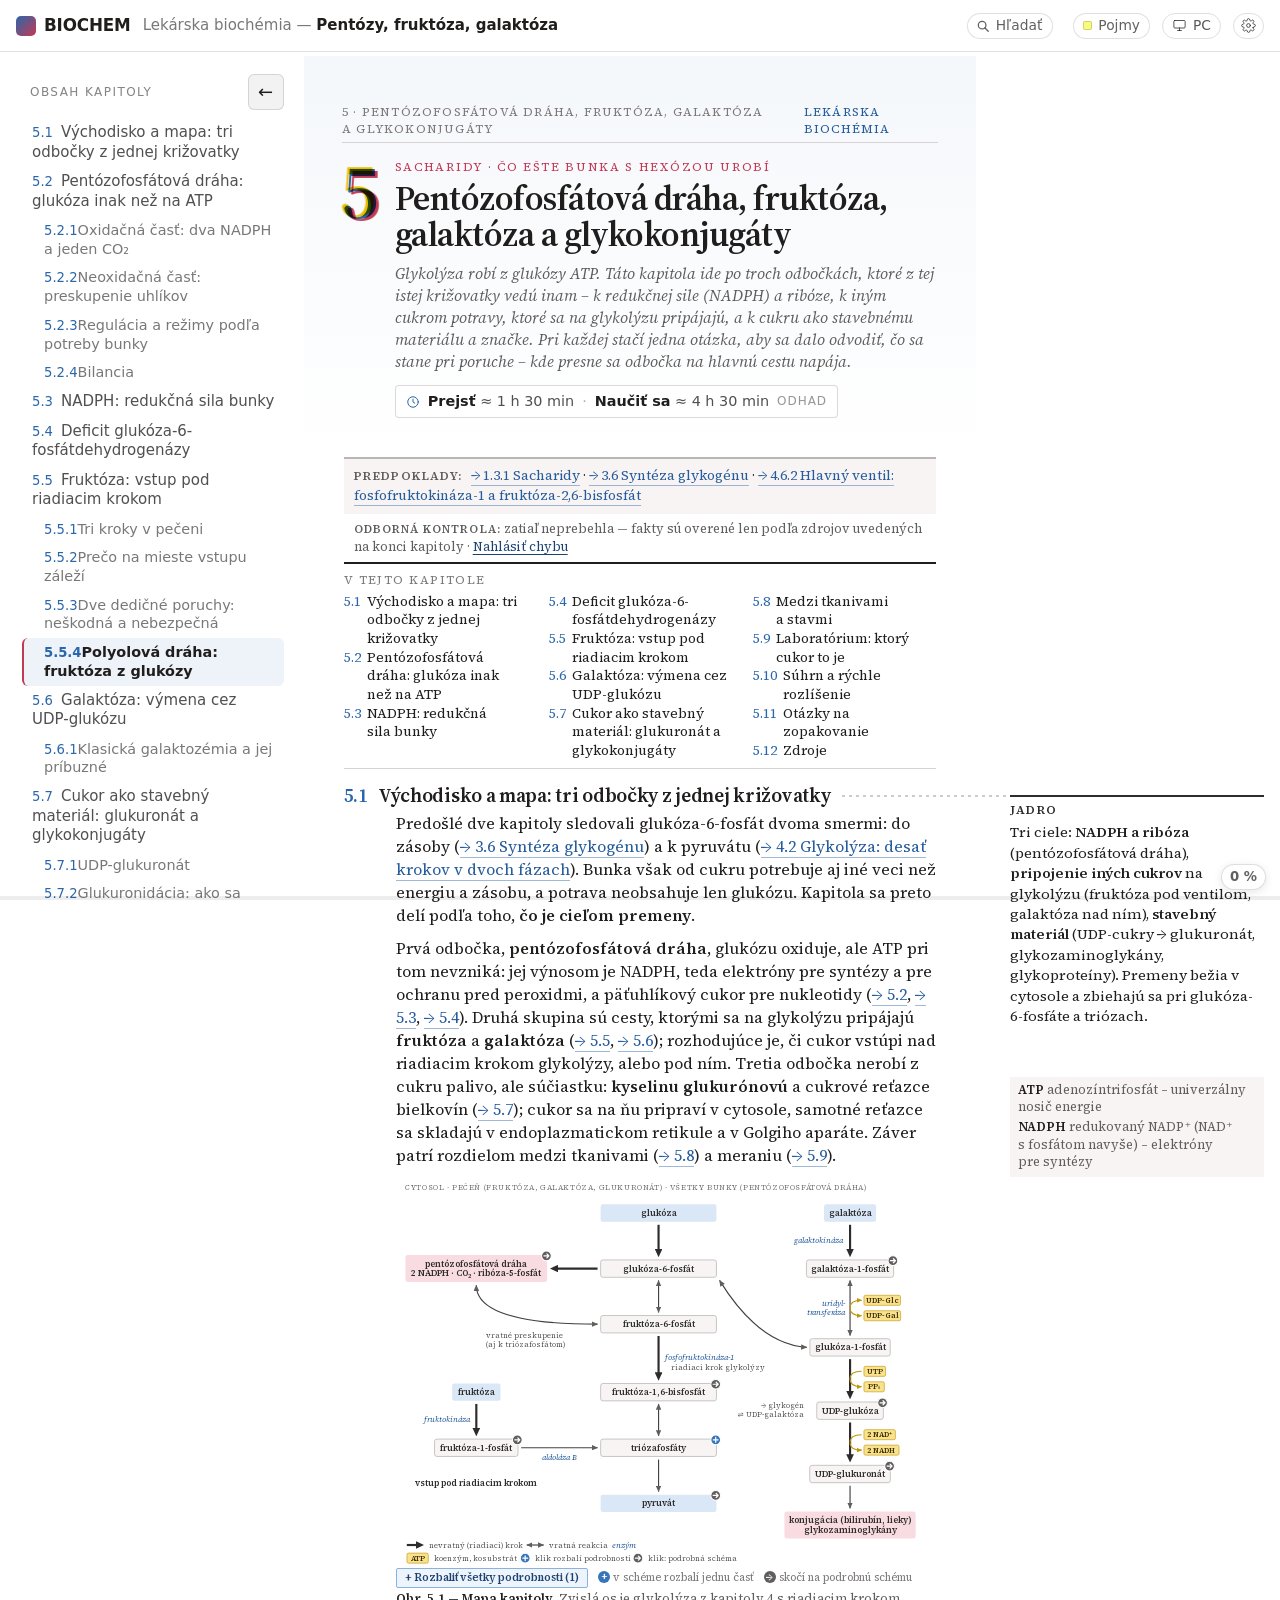
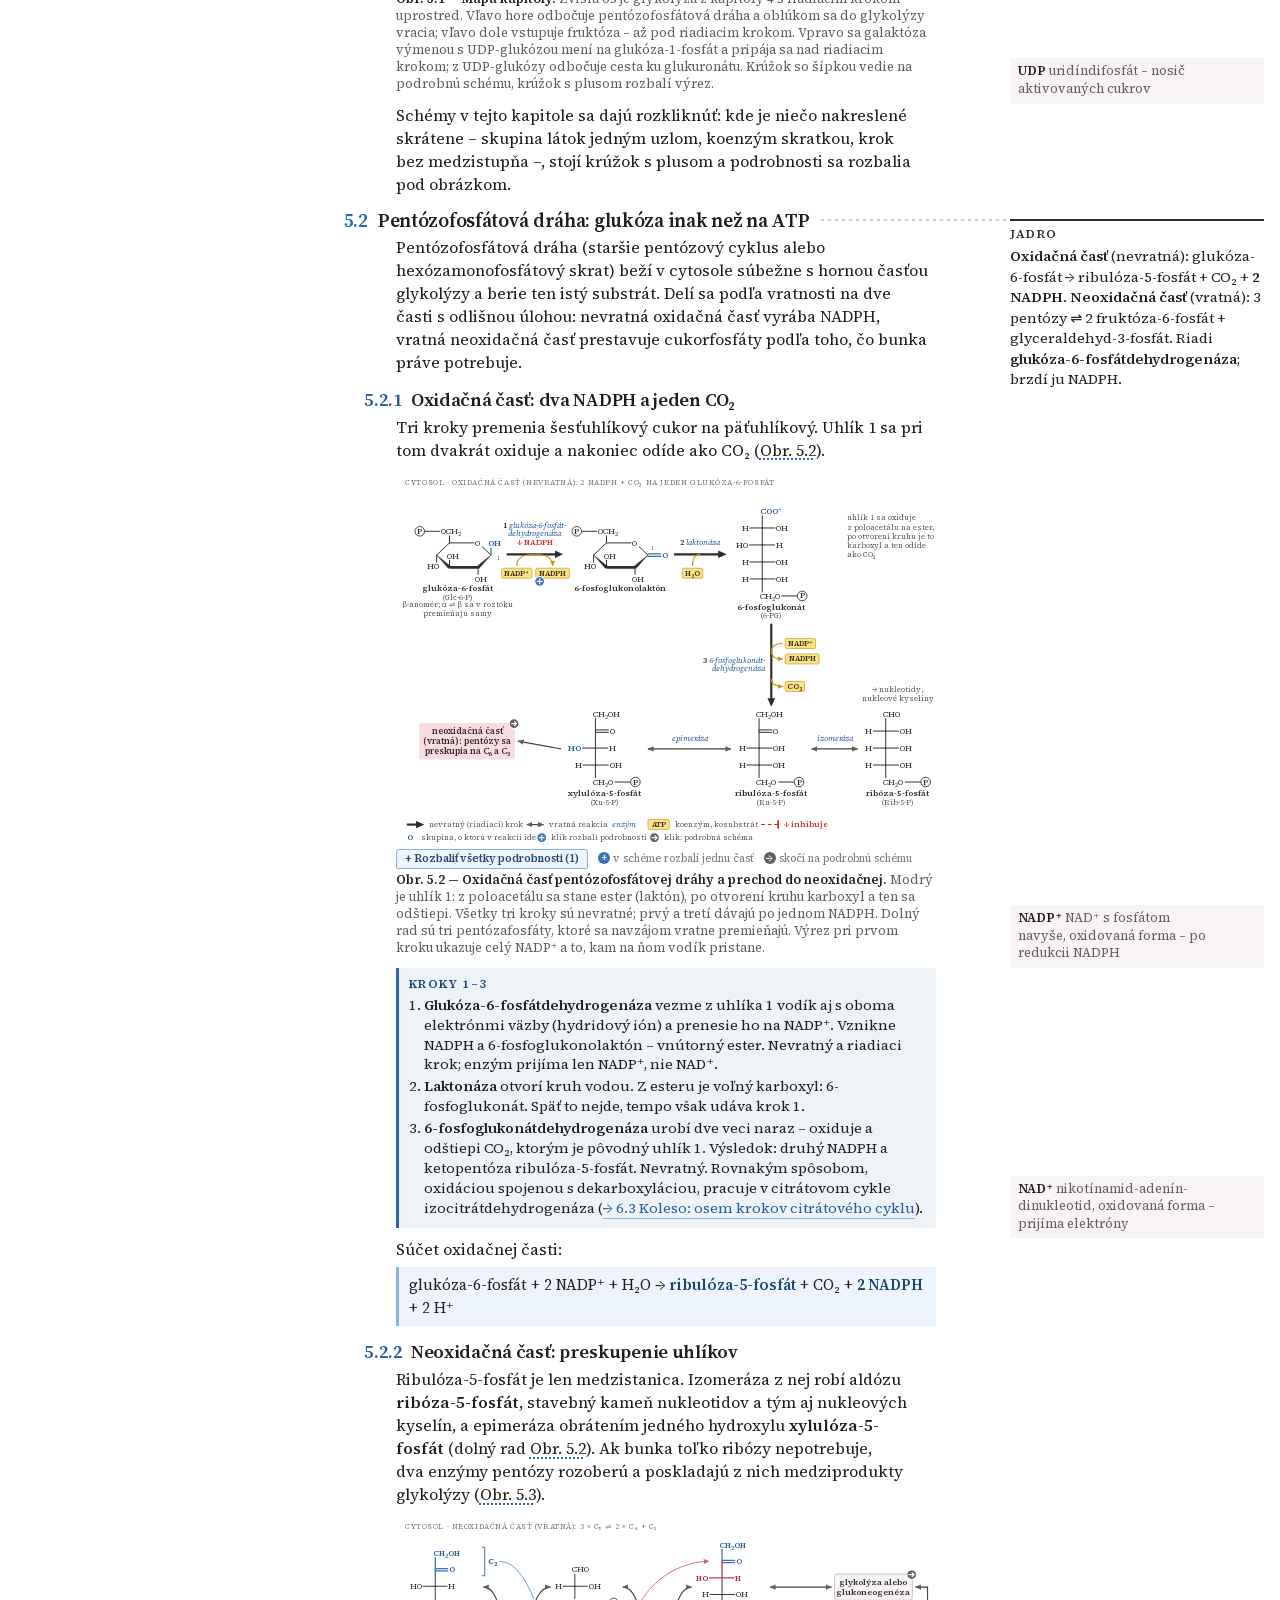
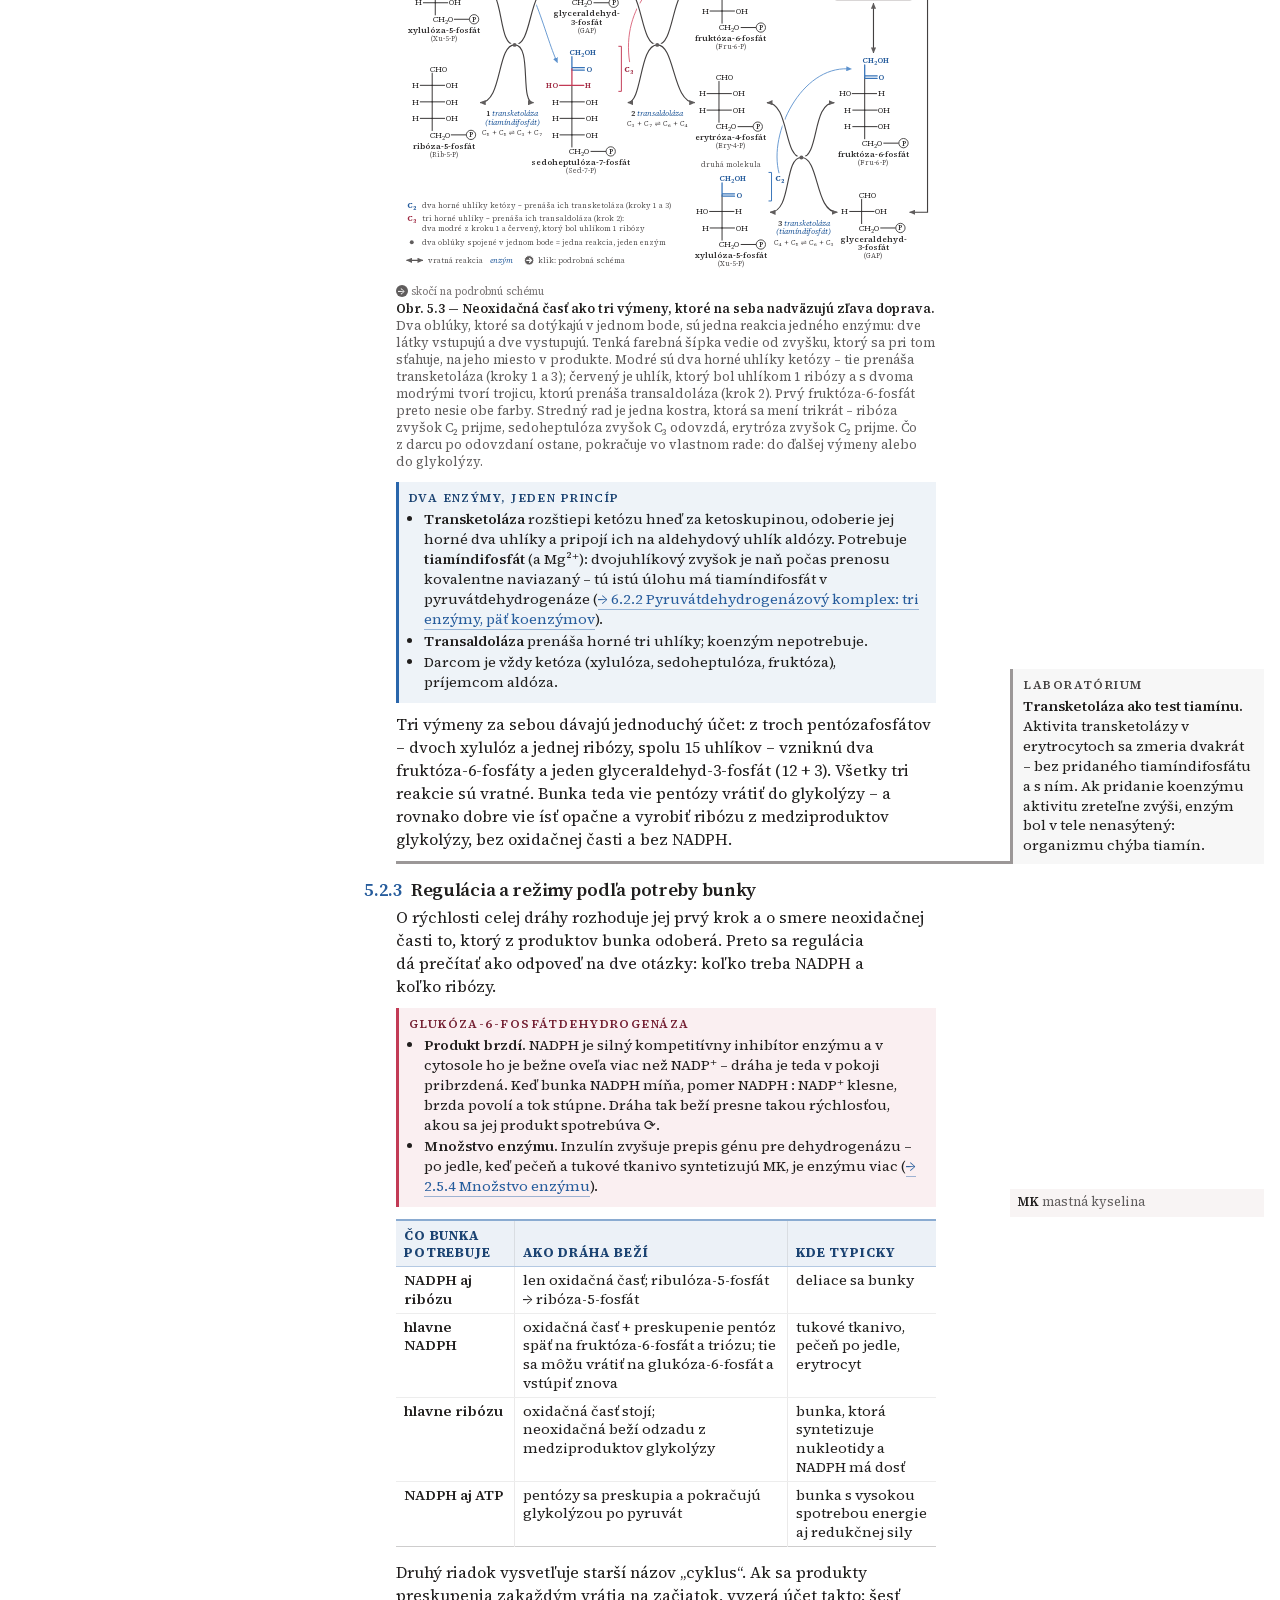
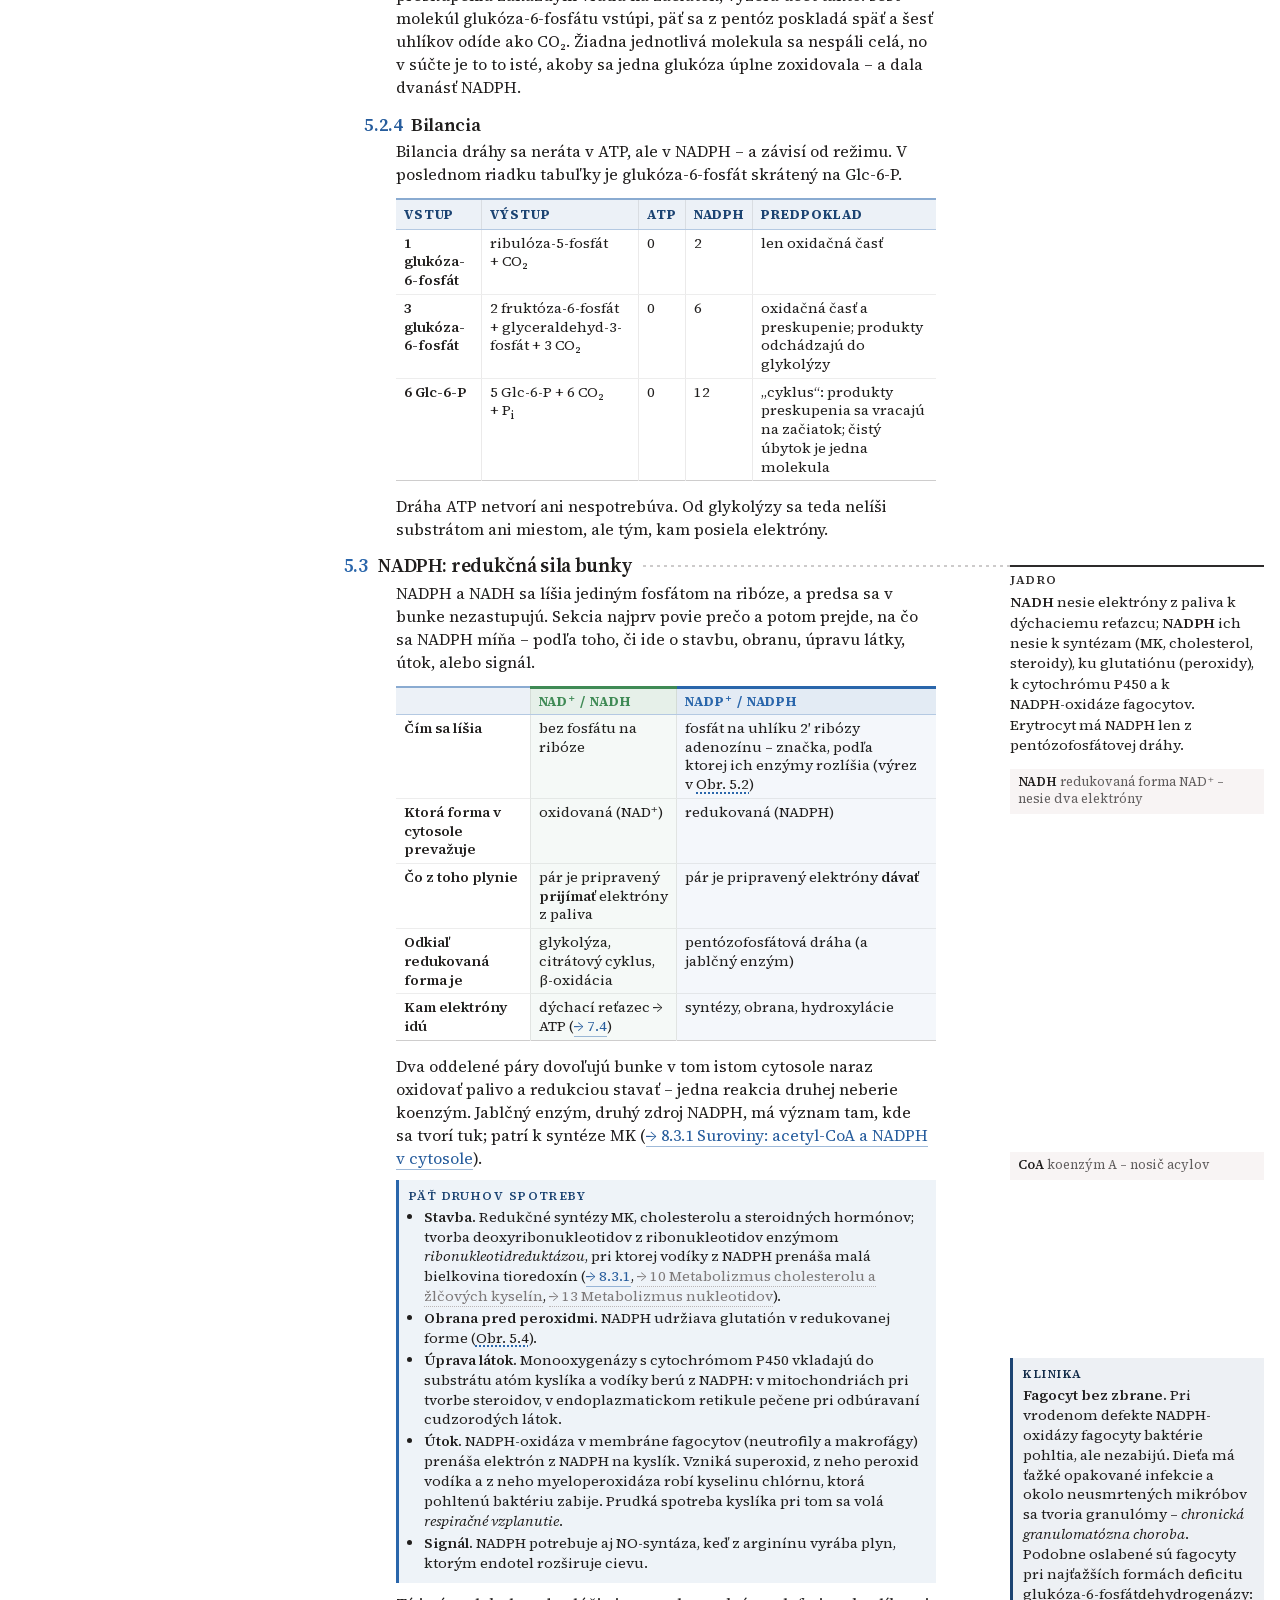
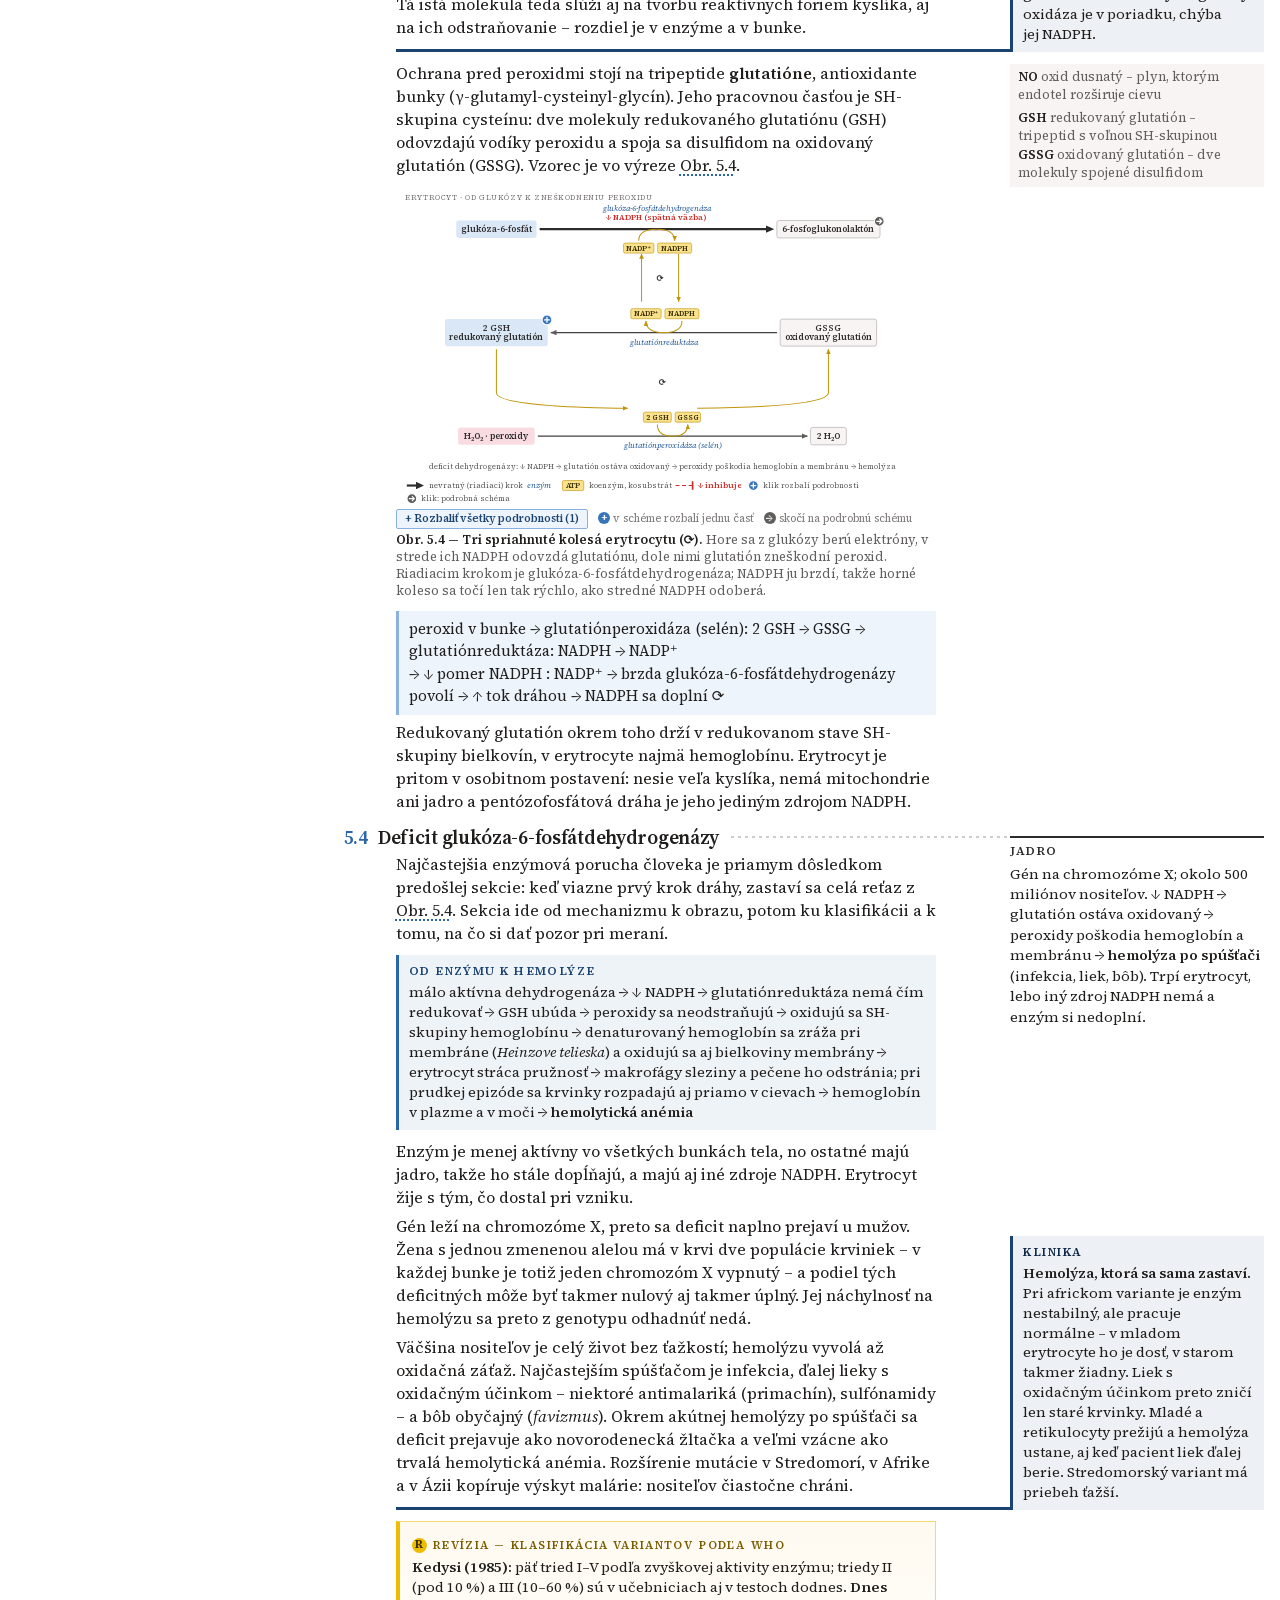
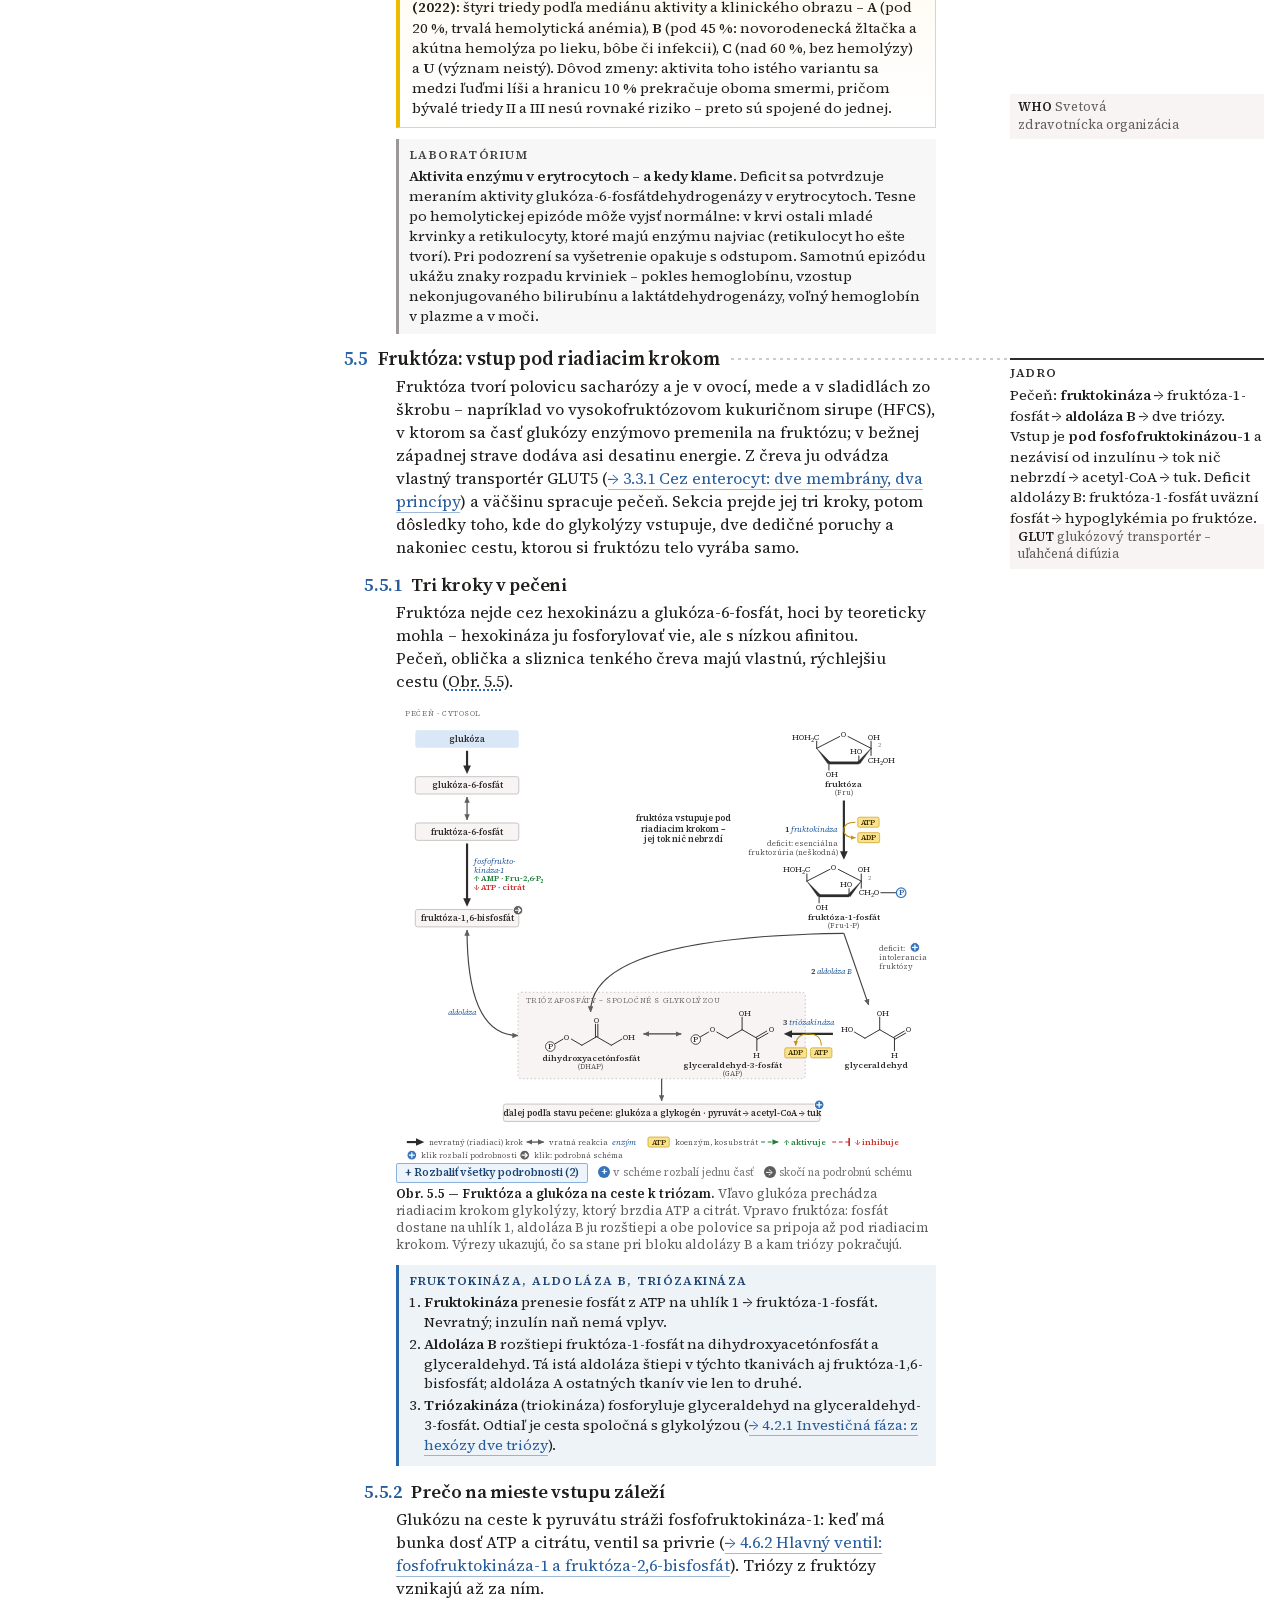
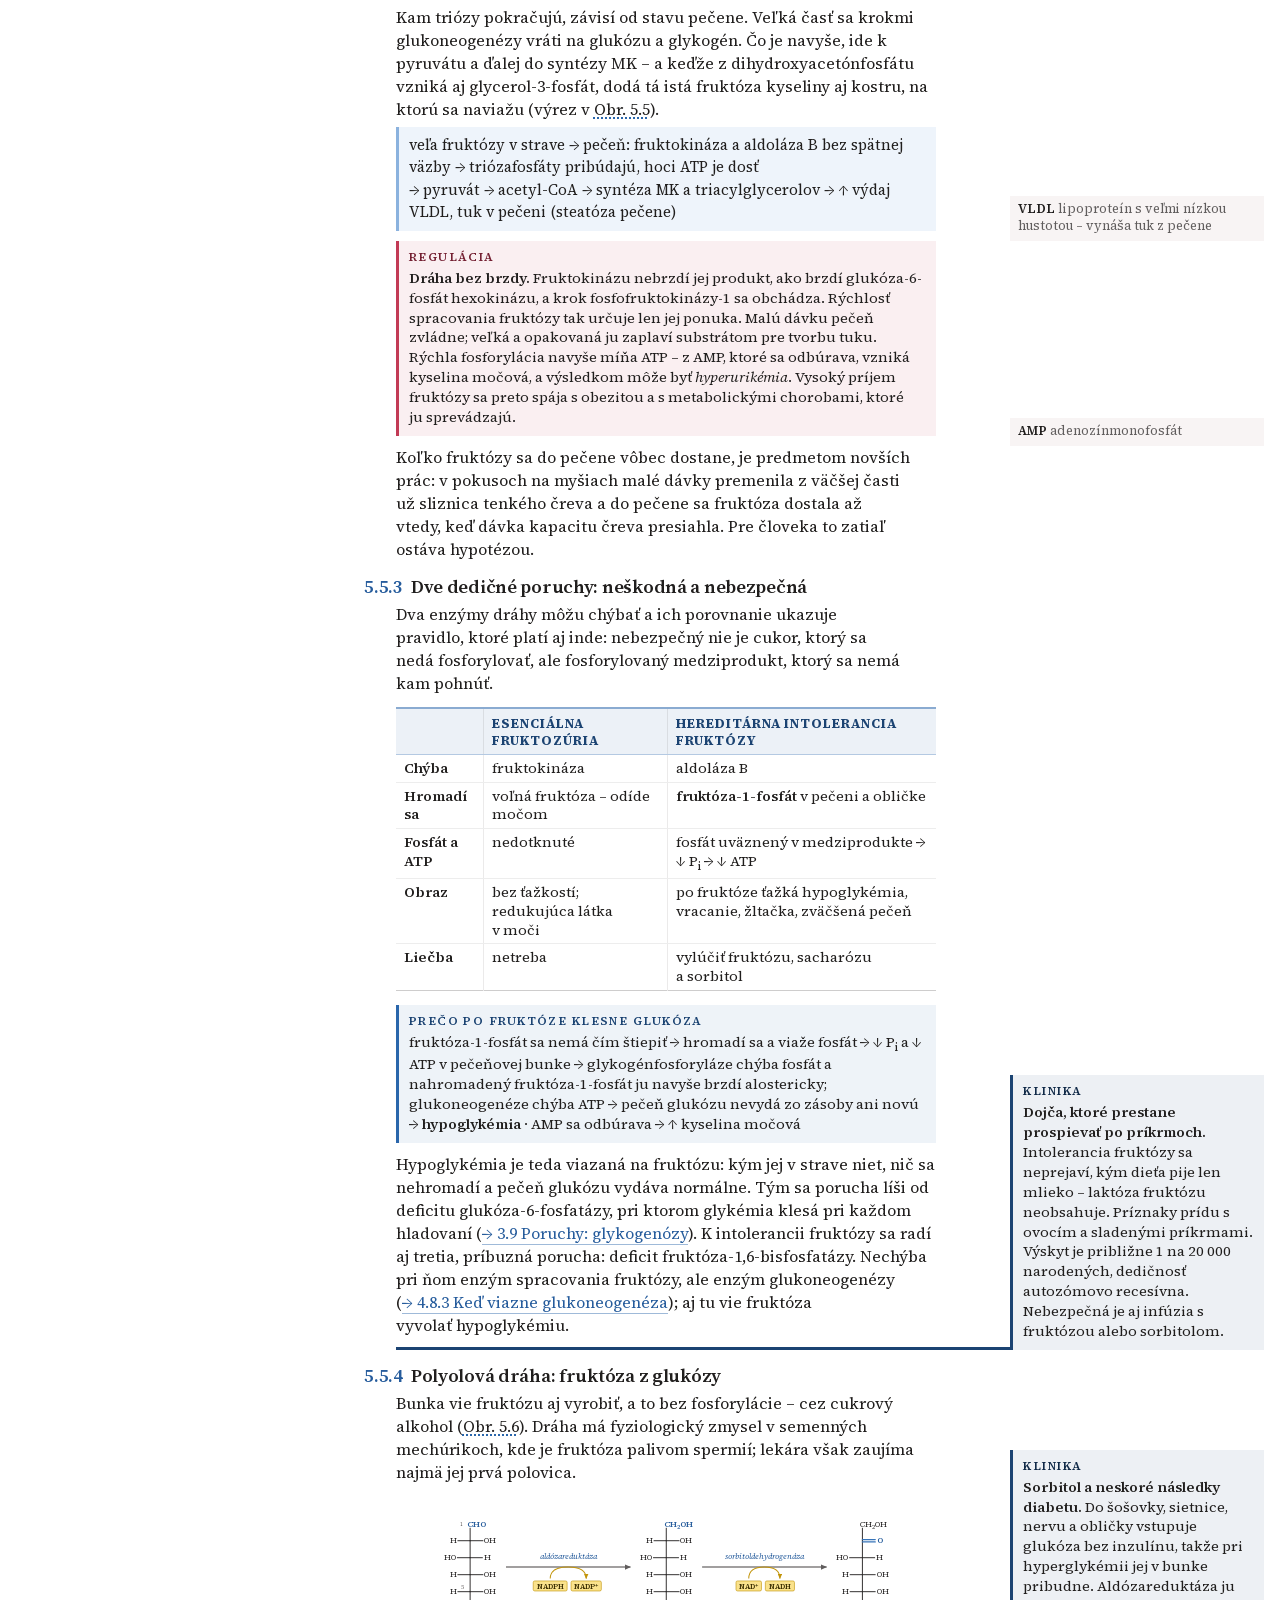
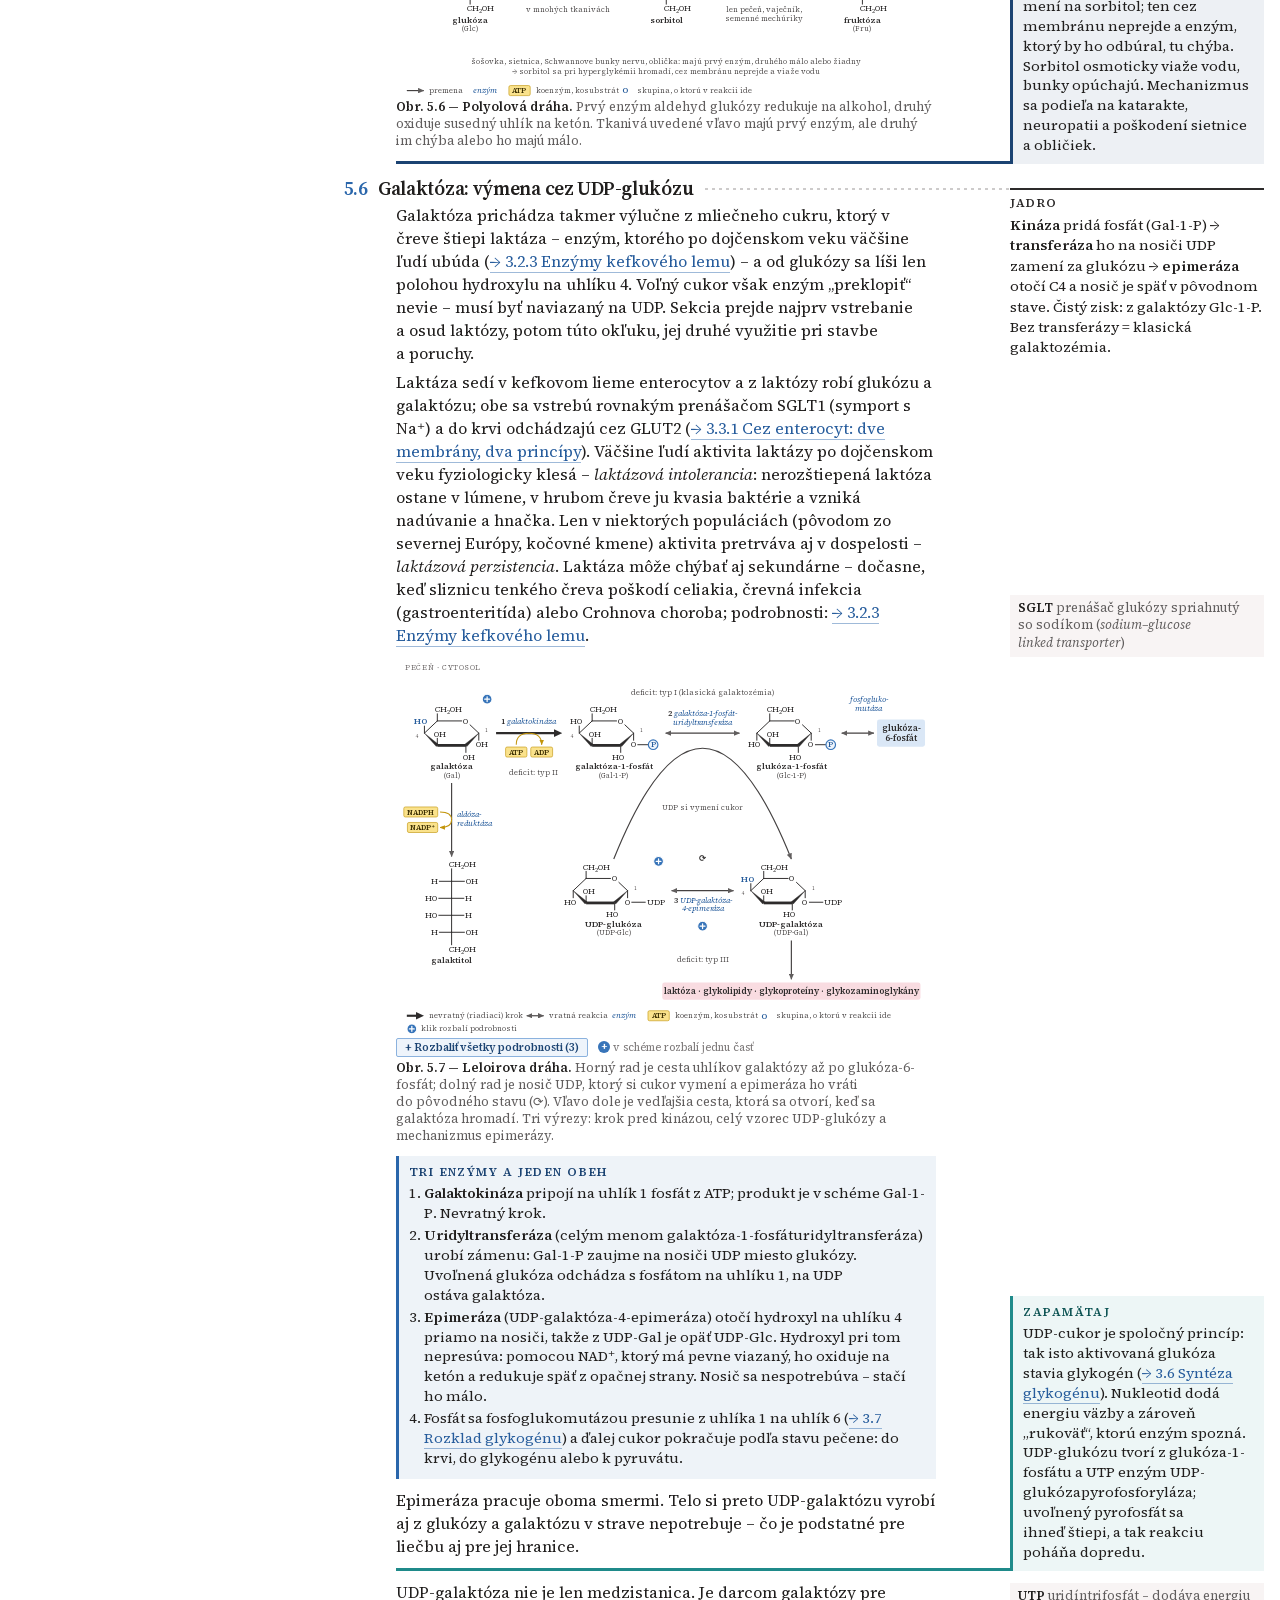
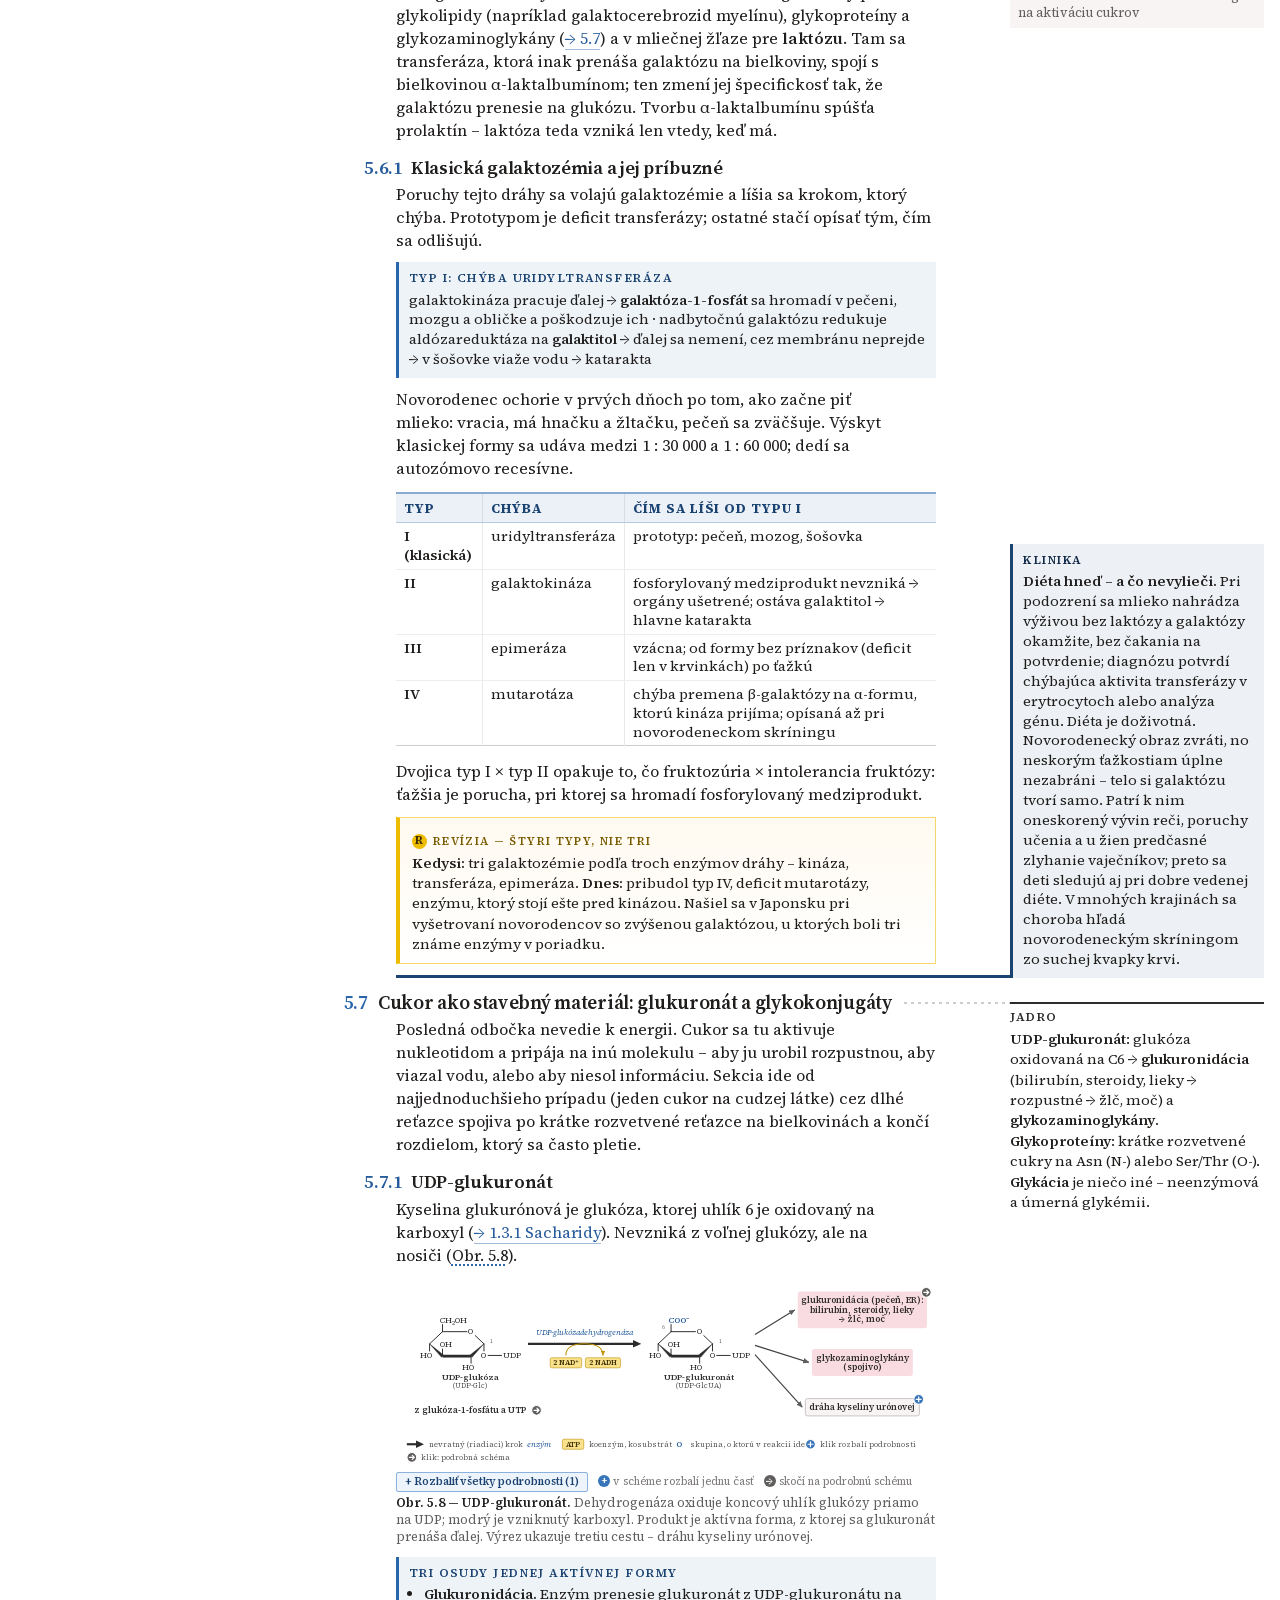
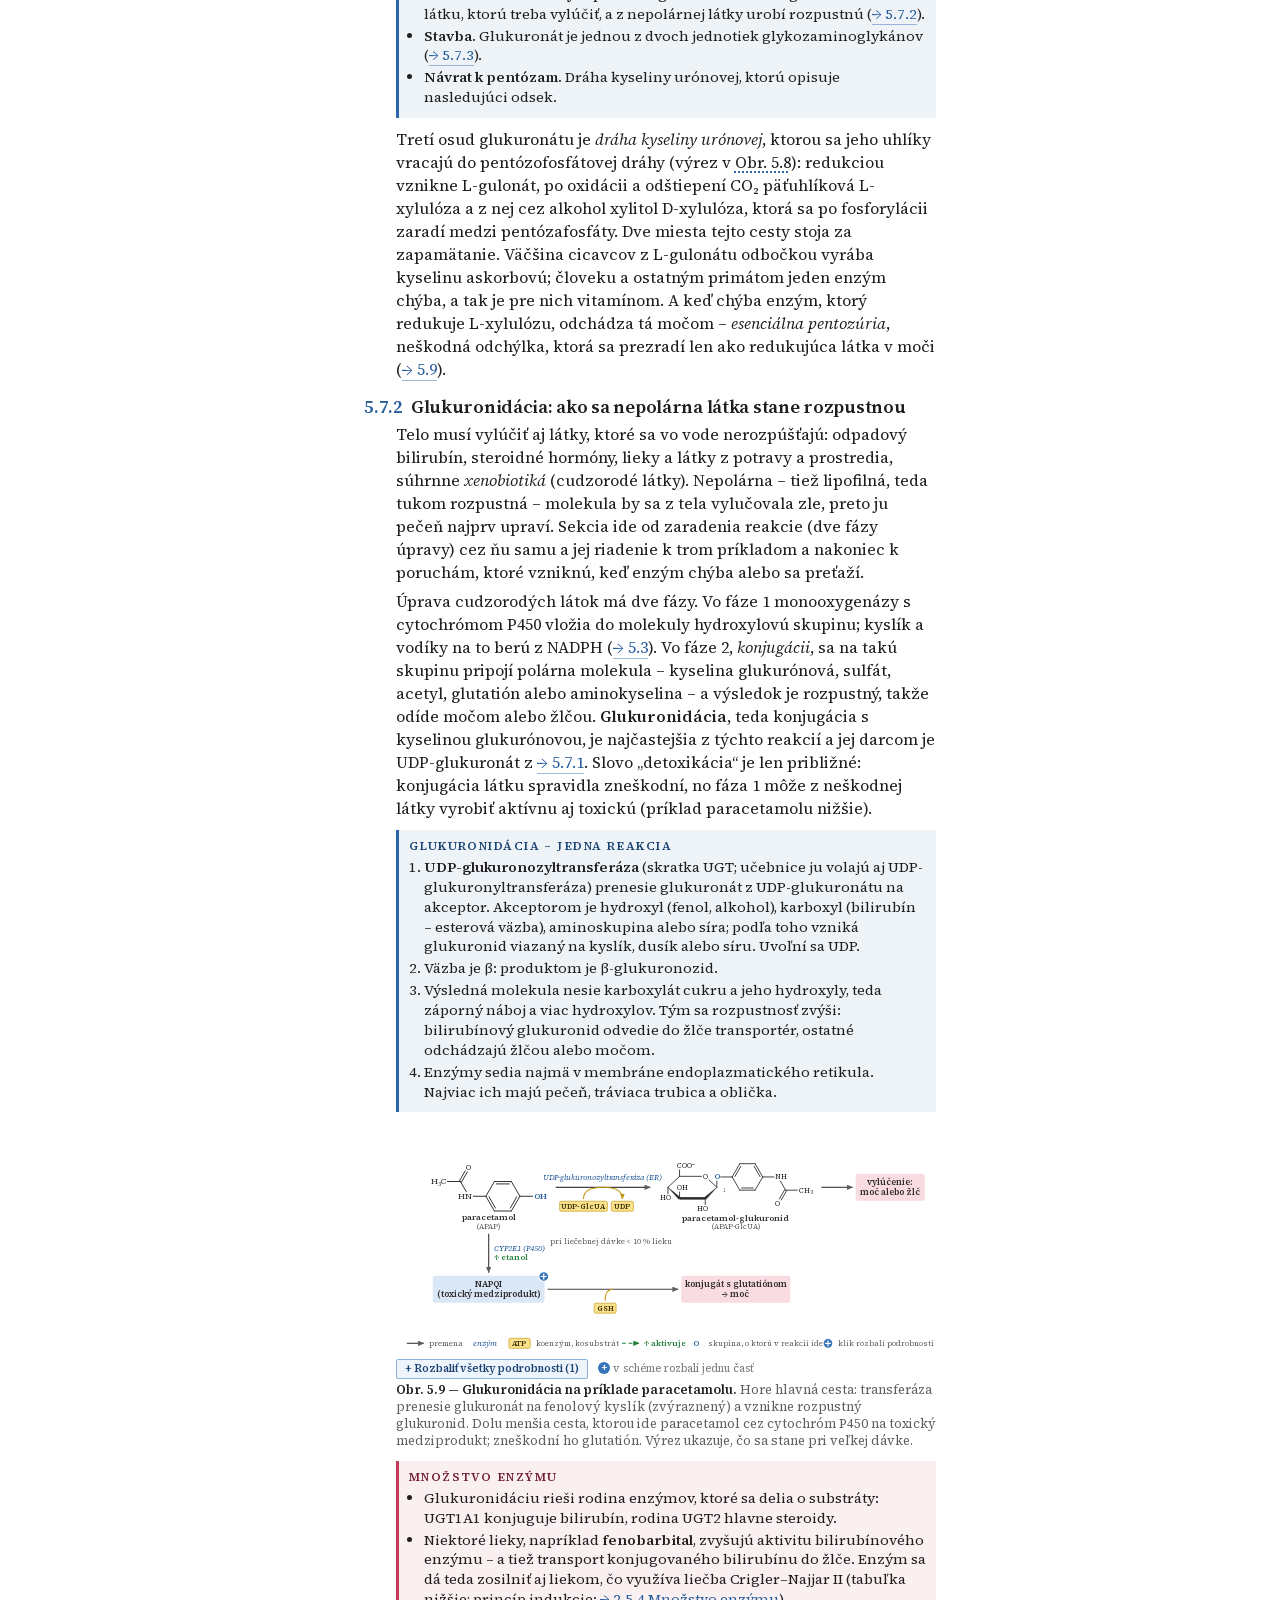
<file: chapters/05_pentozy_fruktoza_galaktoza.html>
<!DOCTYPE html>
<html lang="sk">
<head>
<meta charset="utf-8">
<meta name="viewport" content="width=device-width, initial-scale=1">
<title>5 · Pentózofosfátová dráha, fruktóza, galaktóza a glykokonjugáty</title>
<script>/* stránka v náhľade (assets/js/peek.js) — skryť hlavičku skôr, než sa vykreslí */if(/[?&]embed=/.test(location.search))document.documentElement.classList.add("pk-embed")</script>
<script>/* pri F5/Späť ukázať stránku až na obnovenej pozícii (peek.js odkryje; poistka 2 s) */(function(){try{var h=document.documentElement,n=performance.getEntriesByType("navigation")[0],t=n&&n.type,s=location.search;if(/[?&]y=[1-9]/.test(s)||(!/[?&]embed=/.test(s)&&(t==="reload"||t==="back_forward")&&parseInt(sessionStorage.getItem("pk-y:"+location.pathname),10)>0)){h.classList.add("pk-restoring");setTimeout(function(){h.classList.remove("pk-restoring")},2000)}}catch(e){}})()</script>
<script>/* úvodné načítanie (assets/js/peek.js): pf-intro vždy (okrem náhľadu, maximalizácie z náhľadu ?ni=1 a zníženého pohybu); pf-mid, keď sa kapitola otvára uprostred (F5/Späť na uloženej pozícii, ?y=, odkaz na sekciu) */(function(){try{var h=document.documentElement,s=location.search,n=performance.getEntriesByType("navigation")[0],t=n&&n.type;if(/[?&](embed|ni)=/.test(s)||(window.matchMedia&&matchMedia("(prefers-reduced-motion: reduce)").matches))return;h.classList.add("pf-intro");if(/[?&]y=[1-9]/.test(s)||location.hash.length>1||((t==="reload"||t==="back_forward")&&parseInt(sessionStorage.getItem("pk-y:"+location.pathname),10)>0))h.classList.add("pf-mid");setTimeout(function(){h.classList.remove("pf-intro","pf-hero","pf-go","pf-mid")},8000)}catch(e){}})()</script>
<script>/* skrytý bočný obsah (assets/js/toc-collapse.js) — zapnúť pred vykreslením, nech stránka neblikne */try{if(localStorage.getItem("pf-toc-collapsed")==="1")document.documentElement.classList.add("toc-collapsed")}catch(e){}</script>
<script src="../assets/js/view-early.js"></script>
<link rel="stylesheet" href="../assets/fonts/fonts.css">
<link rel="stylesheet" href="../assets/styles/site.css">
<link rel="stylesheet" href="../assets/styles/glossary.css">
<link rel="stylesheet" href="../assets/styles/view-toggle.css">
<style>
/* ══ Broadsheet — design-system tokens ══════════════════════════════════ */
:root{
  --color-bg:#f3f2f2;
  --color-surface:#eae9e9;
  --color-text:#201e1d;
  --color-accent:#0088b0;
  --color-accent-2:#d6006c;
  --color-divider:color-mix(in srgb,#201e1d 16%,transparent);

  --color-neutral-100:#f8f4f4; --color-neutral-200:#eae7e7; --color-neutral-300:#d7d3d3;
  --color-neutral-400:#bab6b6; --color-neutral-500:#9b9797; --color-neutral-600:#7d7979;
  --color-neutral-700:#605d5d; --color-neutral-800:#444141; --color-neutral-900:#2d2b2b;

  --color-accent-100:#e9f8ff; --color-accent-200:#cbeeff; --color-accent-300:#99e0ff;
  --color-accent-400:#62c5ee; --color-accent-500:#38a6cf; --color-accent-600:#1186ac;
  --color-accent-700:#006786; --color-accent-800:#004961; --color-accent-900:#0a303e;

  --color-accent-2-100:#fff1f4; --color-accent-2-200:#ffdee6; --color-accent-2-300:#ffc0d0;
  --color-accent-2-400:#ff90b1; --color-accent-2-500:#ff458e; --color-accent-2-600:#d82071;
  --color-accent-2-700:#aa0b56; --color-accent-2-800:#790e3d; --color-accent-2-900:#4b1528;

  --color-process-yellow:#edbb00;

  --font-heading:"Source Serif 4",system-ui,serif;
  --font-heading-weight:600;
  --font-body:"Source Serif 4",system-ui,serif;
  --font-mono:ui-monospace,"SF Mono",Menlo,Consolas,monospace;

  --space-1:5px; --space-2:10px; --space-3:15px; --space-4:20px; --space-6:30px; --space-8:40px;
  --radius-sm:1px; --radius-md:2px; --radius-lg:4px;

  --shadow-sm:0 1px 2px color-mix(in srgb,#2d2b2b 14%,transparent);
  --shadow-md:0 3px 10px color-mix(in srgb,#2d2b2b 16%,transparent);
  --shadow-lg:0 12px 32px color-mix(in srgb,#2d2b2b 22%,transparent);
}
*,*::before,*::after{box-sizing:border-box}
html{-webkit-text-size-adjust:100%}
body{margin:0;background:#fff;color:var(--color-text);font-family:var(--font-body);
  font-size:calc(15px*var(--z,1));line-height:1.55;font-weight:400;padding:0}
h1,h2,h3,h4,h5,h6{font-family:var(--font-heading);font-weight:var(--font-heading-weight);
  line-height:1.12;letter-spacing:-0.015em;margin:0 0 var(--space-2)}
p{margin:0 0 var(--space-3)}
a{color:var(--color-accent);text-underline-offset:3px}
img{display:block;max-width:100%}
figure{margin:0}
figcaption{font-size:calc(11px*var(--z,1));margin-top:var(--space-1);
  color:color-mix(in srgb,var(--color-text) 55%,transparent)}
.text-muted{color:color-mix(in srgb,var(--color-text) 55%,transparent)}
:focus{outline:none}
:focus-visible{outline:2px solid var(--color-accent);outline-offset:2px}
::selection{background:color-mix(in srgb,var(--color-accent) 30%,transparent)}
.hr{height:1px;border:0;margin:var(--space-4) 0;background:var(--color-divider)}

/* — tables — */
.table{width:100%;border-collapse:collapse;font-size:calc(14px*var(--z,1))}
.table th{text-align:left;font-size:calc(11px*var(--z,1));letter-spacing:0.08em;text-transform:uppercase;
  color:color-mix(in srgb,var(--color-text) 60%,transparent);
  padding:var(--space-2);border-bottom:1px solid var(--color-divider)}
.table td{padding:var(--space-2);
  border-bottom:1px solid color-mix(in srgb,var(--color-text) 8%,transparent)}
.table tbody tr:hover{background:color-mix(in srgb,var(--color-text) 4%,transparent)}

/* — tags — */
.tag{display:inline-flex;align-items:center;font-size:calc(11px*var(--z,1));letter-spacing:0.02em;
  padding:3px 10px;border-radius:calc(var(--radius-md)*0.75)}
.tag-accent{background:var(--color-accent-100);color:var(--color-accent-800)}
.tag-accent-2{background:var(--color-accent-2-100);color:var(--color-accent-2-800)}
.tag-neutral{background:var(--color-neutral-100);color:var(--color-neutral-800)}

/* — the plate numeral: three process inks, no black plate — */
.cmyk-num{--cmyk-num-ground:var(--color-bg);position:relative;width:fit-content;
  line-height:0.9;font-feature-settings:"pnum" 1;
  padding:0.12em;margin:-0.12em}
.cmyk-num .paper{color:var(--color-bg);
  text-shadow:0.036em 0.025em 0 var(--color-bg),-0.031em -0.023em 0 var(--color-bg)}
.cmyk-num .plate{position:absolute;inset:0.12em;mix-blend-mode:multiply}
.cmyk-num .plate-c{color:var(--color-accent)}
.cmyk-num .plate-m{color:var(--color-accent-2);translate:0.036em 0.025em}
.cmyk-num .plate-y{color:var(--color-process-yellow);translate:-0.031em -0.023em}

/* ══ doc-page — the printed sheet ═══════════════════════════════════════ */
.page{--color-bg:#fff;margin:0 auto;background:#fff;
  padding:50px;box-shadow:none;border:0;
  font-size:calc(13.5px*var(--z,1));line-height:1.42;text-wrap:pretty}
.page p{margin:0 0 6px;orphans:3;widows:3}
.page ul,.page ol{margin:0 0 6px;padding-left:15px}
.page li{margin:0 0 2px;orphans:3;widows:3}
.page table.table{font-size:calc(12px*var(--z,1));line-height:1.3}
.page table.table th,.page table.table td{padding:3px 8px 3px 0;vertical-align:top}
.keep{break-inside:avoid}
.page sup{font-size:calc(9px*var(--z,1));line-height:0}

.running-head{display:flex;justify-content:space-between;align-items:baseline;
  font-size:calc(10px*var(--z,1));letter-spacing:0.1em;text-transform:uppercase;color:var(--color-neutral-600);
  padding-bottom:4px;border-bottom:1px solid var(--color-neutral-300);margin-bottom:14px}
.running-foot{display:flex;justify-content:space-between;align-items:baseline;
  font-size:calc(10px*var(--z,1));color:var(--color-neutral-600);
  padding-top:4px;border-top:1px solid var(--color-neutral-300);margin-top:22px}

/* — chapter opener — */
.opener{display:flex;align-items:flex-start;gap:18px;margin-bottom:10px}
.opener .num{font-family:var(--font-heading);font-size:calc(64px*var(--z,1));font-weight:600;
  letter-spacing:-0.03em;--cmyk-num-ground:#fff}
.eyebrow{font-size:calc(10px*var(--z,1));letter-spacing:0.14em;text-transform:uppercase;
  color:var(--color-accent-2);margin-bottom:4px}
.opener h1{font-size:calc(29px*var(--z,1));line-height:1.05;font-weight:600;letter-spacing:-0.015em}
.standfirst{margin:6px 0 0;font-size:calc(13px*var(--z,1));font-style:italic;
  color:var(--color-neutral-700);max-width:46em}

/* — contents block — */
.contents{column-count:3;column-gap:22px;font-size:calc(11.5px*var(--z,1));line-height:1.35;padding:8px 0;
  border-top:2px solid var(--color-text);border-bottom:1px solid var(--color-neutral-300);
  margin-bottom:16px}
.contents .label{column-span:all;font-size:calc(10px*var(--z,1));letter-spacing:0.12em;text-transform:uppercase;
  color:var(--color-neutral-600);margin-bottom:5px}
.contents .row{display:flex;gap:6px;break-inside:avoid}
.contents .row span:first-child{color:var(--color-accent);font-variant-numeric:tabular-nums}

/* — numbered sections — */
.sec-h{display:flex;gap:10px;font-size:calc(16px*var(--z,1));font-weight:600;margin:0 0 5px}
.sec-h .n{color:var(--color-accent);font-variant-numeric:tabular-nums}
.sec-body{padding-left:calc(2.6em + 10px);margin-bottom:14px}
.sub-h{font-size:calc(15.5px*var(--z,1));font-weight:600;margin:16px 0 5px -1.7em}
.sub-h .n{color:var(--color-accent-700);font-variant-numeric:tabular-nums;margin-right:8px}
.micro{font-size:calc(11px*var(--z,1));letter-spacing:0.1em;text-transform:uppercase;
  color:var(--color-neutral-600);margin-bottom:4px}

/* — callouts — */
.flag{margin:10px 0;padding:8px 10px;background:var(--color-accent-2-100);
  border-left:3px solid var(--color-accent-2)}
.flag .label{font-size:calc(10px*var(--z,1));letter-spacing:0.12em;text-transform:uppercase;
  color:var(--color-accent-2-800);margin-bottom:3px}
.flag .body{font-size:calc(12px*var(--z,1));line-height:1.38;color:var(--color-accent-2-900)}
.flag .body p{margin:0 0 5px}.flag .body p:last-child{margin:0}

.note{margin:10px 0;padding:8px 10px;background:var(--color-accent-100);
  border-left:3px solid var(--color-accent)}
.note .label{font-size:calc(10px*var(--z,1));letter-spacing:0.12em;text-transform:uppercase;
  color:var(--color-accent-800);margin-bottom:3px}
.note .body{font-size:calc(12px*var(--z,1));line-height:1.38;color:var(--color-accent-900)}
.note .body p{margin:0 0 5px}.note .body p:last-child{margin:0}

.plain{margin:10px 0;padding:8px 10px;background:var(--color-neutral-100);
  border-left:3px solid var(--color-neutral-400)}
.plain .label{font-size:calc(10px*var(--z,1));letter-spacing:0.12em;text-transform:uppercase;
  color:var(--color-neutral-700);margin-bottom:3px}
.plain .body{font-size:calc(12px*var(--z,1));line-height:1.38;color:var(--color-neutral-900)}
.plain .body p{margin:0 0 5px}.plain .body p:last-child{margin:0}

/* — REVÍZIA block (CLAUDE.md §1.3, značka [R]) ————————————————————————
   Zámerne NIE .note/.flag/.plain: site.js tie tri triedy vyplaví do
   bočného stĺpca ako poznámky na okraji, a revízia patrí do hlavného
   toku textu — je to obsah, nie komentár. Preto vlastná trieda.        */
.rev{margin:11px 0;padding:9px 12px;break-inside:avoid;
  background:linear-gradient(180deg,#fffaf0,#fff);
  border:1px solid color-mix(in srgb,var(--color-process-yellow) 55%,transparent);
  border-left:4px solid var(--color-process-yellow)}
.rev .label{display:inline-flex;align-items:center;gap:6px;
  font-size:calc(9.5px*var(--z,1));letter-spacing:0.12em;text-transform:uppercase;
  color:#7a5c00;margin-bottom:4px;font-weight:600}
.rev .label .r{display:inline-flex;align-items:center;justify-content:center;
  width:15px;height:15px;border-radius:50%;background:var(--color-process-yellow);
  color:#3d2e00;font-size:calc(9px*var(--z,1));font-weight:700;letter-spacing:0}
.rev .body{font-size:calc(12px*var(--z,1));line-height:1.4}
.rev .body p{margin:0 0 5px}.rev .body p:last-child{margin:0}
.rev table.table{margin:6px 0 5px}

/* — mechanism diagram in the press's own monospace — */
.diagram{font-family:var(--font-mono);font-size:calc(10px*var(--z,1));line-height:1.35;
  background:var(--color-surface);border-left:2px solid var(--color-neutral-400);
  padding:9px 11px;margin:9px 0;overflow-x:auto;white-space:pre;
  color:var(--color-neutral-900);border-radius:var(--radius-sm)}

/* — kaskáda v riadku a rozvetvenie (CLAUDE.md §2.5) — */
.chain{font-size:calc(12.5px*var(--z,1));line-height:1.5;margin:8px 0;padding:7px 10px;
  background:var(--color-accent-100);border-left:3px solid var(--color-accent-400)}
.chain b{color:var(--color-accent-800)}
.fork{display:grid;grid-template-columns:repeat(auto-fit,minmax(150px,1fr));gap:10px;
  margin:9px 0;font-size:calc(12px*var(--z,1));line-height:1.38}
.fork>div{padding:7px 9px;background:var(--color-neutral-100);
  border-top:2px solid var(--color-neutral-400)}
.fork>div b{display:block;margin-bottom:2px;color:var(--color-neutral-900)}

/* — charts — */
.chart{margin:12px 0;break-inside:avoid;max-width:700px}
.chart svg{width:100%;height:auto;display:block;font-family:var(--font-body)}
.chart figcaption{font-size:calc(10.5px*var(--z,1));line-height:1.35;margin-top:4px;color:var(--color-neutral-700)}
.chart figcaption b{color:var(--color-text)}
.chart .ax{stroke:var(--color-neutral-400);stroke-width:1}
.chart .grid{stroke:var(--color-neutral-300);stroke-width:1;stroke-dasharray:2 3}
.chart .ser{fill:none;stroke-width:2;stroke-linejoin:round;stroke-linecap:round}
.chart .s-c{stroke:var(--color-accent)}
.chart .s-m{stroke:var(--color-accent-2)}
.chart .s-k{stroke:var(--color-neutral-700)}
.chart .f-c{fill:var(--color-accent);opacity:.13}
.chart .f-m{fill:var(--color-accent-2);opacity:.13}
.chart .band-c{fill:var(--color-accent-100)}
.chart .band-m{fill:var(--color-accent-2-100)}
.chart .tick{font-size:9.5px;fill:var(--color-neutral-600);font-variant-numeric:tabular-nums}
.chart .lbl{font-size:10.5px;fill:var(--color-neutral-800)}
.chart .lbl-c{font-size:10.5px;fill:var(--color-accent-700)}
.chart .lbl-m{font-size:10.5px;fill:var(--color-accent-2-700)}
.chart .cap{font-size:9.5px;fill:var(--color-neutral-600);letter-spacing:.08em;text-transform:uppercase}
.chart .mark{stroke:var(--color-neutral-800);stroke-width:1;stroke-dasharray:3 3}
.chart .bar-c{fill:var(--color-accent-500)}
.chart .bar-m{fill:var(--color-accent-2-500)}

/* — krížové odkazy (CLAUDE.md §3.1) ————————————————————————————————————
   a.xref  = odkaz na kapitolu, ktorá už existuje. Ostáva skutočným
             <a href>, takže funguje aj bez JS a bez shellu; keď pribudne
             split.js, otvorí sa vedľa v druhom paneli.
   .xref-soon = tá istá informácia pre kapitolu, ktorá ešte nie je
             napísaná. Zámerne NIE <a>: mŕtvy odkaz je horší než žiadny.
             Text nesie číslo aj názov, takže dáva zmysel aj v tlači.   */
.xref{color:var(--color-accent-700);text-decoration:none;
  border-bottom:1px solid color-mix(in srgb,var(--color-accent) 45%,transparent);
  white-space:nowrap}
.xref:hover{background:var(--color-accent-100);border-bottom-color:var(--color-accent)}
.xref-soon{color:var(--color-neutral-600);
  border-bottom:1px dotted var(--color-neutral-400);white-space:nowrap;cursor:help}

.deps,.next{font-size:calc(11.5px*var(--z,1));line-height:1.5;margin:0 0 10px;padding:7px 10px;
  background:var(--color-neutral-100);border-top:2px solid var(--color-neutral-400)}
.deps b,.next b{font-size:calc(10px*var(--z,1));letter-spacing:.1em;text-transform:uppercase;
  color:var(--color-neutral-700);margin-right:6px}
.next{border-top-color:var(--color-accent);background:var(--color-accent-100);margin:16px 0 0}
.next b{color:var(--color-accent-800)}

/* — two/three column content blocks — */
.cols-2{display:grid;grid-template-columns:repeat(2,1fr);gap:16px;
  font-size:calc(12.5px*var(--z,1));line-height:1.35}
.cols-3{display:grid;grid-template-columns:repeat(3,1fr);gap:16px;
  font-size:calc(12.5px*var(--z,1));line-height:1.35}
.flow-2{column-count:2;column-gap:22px;font-size:calc(12.5px*var(--z,1));line-height:1.38}

.lede{font-size:calc(12.5px*var(--z,1));color:var(--color-neutral-700)}
b,strong{font-weight:600}
.tnum{font-variant-numeric:tabular-nums}

@media screen and (min-width:981px){
  .sec-h,.sub-h,.micro,.hr,.diagram,.chart,.table,.running-foot,
  .cols-2,.cols-3,.flow-2,.note,.flag,.plain,.rev,.fork,.chain{clear:both}
  .sec-body::after{content:"";display:block;clear:both}
}

@media (max-width:820px){
  body{padding:0}
  .page{padding:20px 16px}
  .contents{column-count:2}
  .cols-3,.cols-2,.flow-2{grid-template-columns:1fr;column-count:1;display:block}
  .cols-3>div,.cols-2>div{margin-bottom:12px}
  .sec-body{padding-left:0}
  .sub-h{margin-left:0}
  .opener{gap:12px}
  .opener .num{font-size:calc(46px*var(--z,1))}
  .table{display:block;overflow-x:auto}
  .chart{overflow-x:auto}
  .chart svg{max-width:none;min-width:100%}
  .xref,.xref-soon{white-space:normal}
}
@media print{
  body{background:#fff;padding:0}
  .page{max-width:none;padding:0.7in}
  .diagram{overflow:visible}
  .cols-2,.cols-3{display:block}
  .cols-2>div,.cols-3>div{margin-bottom:8px}
  .flow-2{column-count:1}
  .contents{column-count:1}
  .xref{color:#000;border-bottom:0}
  .xref-soon{color:#444;border-bottom:0}
  .rev{background:#fff;border:1px solid #999;border-left:4px solid #999}
}
@media (prefers-reduced-motion:reduce){*{animation:none!important;transition:none!important}}
/* — doplnky pre generované kapitoly (tools/build.js) — */
.src p,.src li{font-size:calc(11.5px*var(--z,1));line-height:1.4}
.src ul{padding-left:16px}
.src .micro{font-size:calc(10px*var(--z,1))}
figure.keep>.diagram{margin:9px 0 3px}
figure.keep>figcaption{font-size:calc(10.5px*var(--z,1));line-height:1.35;color:var(--color-neutral-700);margin:0 0 9px}
figure.keep>figcaption b{color:var(--color-text)}
.page code{font-family:var(--font-mono);font-size:.92em}
.chart .bx{fill:var(--color-neutral-200)}
.chart .bx-c{fill:var(--color-accent-200)}
.chart .bx-m{fill:var(--color-accent-2-200)}
.chart .bx-k{fill:var(--color-neutral-100);stroke:var(--color-neutral-400)}

/* ══ farebné boxy = vrstvy výkladu (CLAUDE.md §1.1, §5.1); každá kniha používa svoju podmnožinu (book.json → boxes) ══
   Vlastné triedy (.box), NIE .note/.flag/.plain — tie site.js vyplavuje do
   okraja ako poznámky, kým boxy sú jadro textu.  --c = farba pásika,
   --cl = tmavší odtieň pre štítok (kontrast na tónovanom pozadí).        */
.box{--c:var(--color-neutral-500);--cl:var(--color-neutral-800);
  margin:10px 0;padding:8px 10px;break-inside:avoid;
  background:color-mix(in srgb,var(--c) 8%,#fff);border-left:3px solid var(--c)}
.box .label{font-size:calc(10px*var(--z,1));letter-spacing:.12em;text-transform:uppercase;font-weight:600;
  color:var(--cl);margin-bottom:3px}
.box .body{font-size:calc(12px*var(--z,1));line-height:1.38}
.box .body>*:last-child{margin-bottom:0}
.box .body p{margin:0 0 5px}
.box .body ul,.box .body ol{margin:0 0 5px}
.box .body table.table{margin:5px 0}
.k-mech{--c:var(--color-accent);--cl:var(--color-accent-800)}
.k-morf,.k-reg{--c:var(--color-accent-2);--cl:var(--color-accent-2-800)}
.k-detek,.k-lab,.k-kvant{--c:var(--color-neutral-500);--cl:var(--color-neutral-800)}
.k-klin{--c:var(--color-accent-800);--cl:var(--color-accent-900)}
.k-pozor{--c:#d9601a;--cl:#8a3b08}
.k-zap{--c:#1f8a8a;--cl:#0f5555}
.k-fyz,.k-chem{--c:#3f8a55;--cl:#24582f}
/* „Môžeš počuť“ – pojem alebo údaj z osnovy, ktorý sa nepodarilo doložiť: bez farebnej plochy, prerušovaný pásik */
.k-pocut{--c:var(--color-neutral-500);--cl:var(--color-neutral-700);background:none;border-left:2px dashed var(--color-neutral-500)}
.box.k-pocut .body{color:var(--color-neutral-800)}

/* ══ okraj stránky (CLAUDE.md §5.3) ═══════════════════════════════
   Jadro (hlavná myšlienka sekcie) a Skratky nie sú vrstva výkladu → bez farebnej
   plochy a bez ľavého pásika. Šírka pásika 0 zároveň znamená, že site.js k nim
   nekreslí čiaru cez text (čiara má hrúbku ľavého okraja poznámky).           */
.k-jadro{--cl:var(--color-neutral-900);background:none;border-left:0;
  border-top:2px solid var(--color-neutral-900);padding:5px 0 1px}
.k-jadro .body{line-height:1.42}
.k-skr{background:var(--color-neutral-100);border-left:0;padding:4px 8px;margin:3px 0 9px}
.box.k-skr .body{font-size:calc(10.5px*var(--z,1));line-height:1.4;color:var(--color-neutral-700)}
.k-skr .sk b{font-weight:600;color:var(--color-text)}
.k-skr .sk+.sk::before{content:"· "}
@media screen and (min-width:981px){
  /* na okraji jedna skratka na riadok; v texte (mobil, tlač) idú za sebou */
  .k-skr.side-note .sk{display:block;margin:0 0 2px}
  .k-skr.side-note .sk+.sk::before{content:none}
}
/* mobil: skratky rastú s ostatným písmom (blok na konci súboru ich pre vyššiu špecifickosť nezachytí) */
@media screen and (max-width:820px){.box.k-skr .body{font-size:calc(11.5px*var(--z,1))}}

/* ══ obrázky (rovnaké pravidlá vo všetkých knihách) ═
   --fw = najväčšia rozumná šírka zobrazenia; malý obrázok sa nerozmaže.   */
.fig{margin:11px auto;break-inside:avoid;max-width:min(100%,var(--fw,100%))}
.fig img{display:block;width:100%;height:auto;background:transparent;border:0;cursor:zoom-in}
.fig figcaption{font-size:calc(10.5px*var(--z,1));line-height:1.35;margin-top:4px;color:var(--color-neutral-700)}
.fig figcaption b{color:var(--color-text)}
.fig figcaption .src-link{display:inline-flex;align-items:center;gap:3px;
  color:var(--color-neutral-500);text-decoration:none}
.fig figcaption .src-link:hover{color:var(--color-accent);text-decoration:underline}
.fig figcaption .src-link svg{width:10px;height:10px;flex:none;
  fill:none;stroke:currentColor;stroke-width:1.8;stroke-linecap:round;stroke-linejoin:round}
.fig-row{display:flex;flex-wrap:wrap;align-items:flex-start;gap:14px;margin:11px 0}
.fig-row .fig{flex:var(--ar,1) 1 0;min-width:0;margin:0;max-width:none}
@media screen and (min-width:981px){
  .box,.fig,.fig-row{clear:both}
  .fig-row .fig{clear:none}
  /* obrázok obtekaný textom (md: titulok obrázka … | side [right] fw=340): vľavo alebo vpravo vedľa odseku;
     tabuľky, schémy, nadpisy a boxy ho neobtekajú */
  .fig.side{float:left;clear:both;width:min(38%,var(--fw,340px));margin:2px 22px 10px 0}
  .fig.side.right{float:right;margin:2px 0 10px 22px}
  .sec-h,.sub-h,.micro,.diagram,.chart,.table,.cols,.fork,.chain,.flow-2,.quiz,.contents{clear:both}
  .sec-body::after{content:"";display:block;clear:both}
}
@media (max-width:820px){
  .fig-row{display:block}
  .fig-row .fig{margin-bottom:12px;max-width:min(100%,var(--fw,100%))}
}
@media print{
  .box{background:#fff;border:1px solid #999;border-left:4px solid var(--c)}
  .box.k-jadro{border:0;border-top:1.5px solid #000}
  .box.k-skr{border:0}
  .fig figcaption .src-link{display:inline;color:#555}
  .fig figcaption .src-link svg{display:none}
  .fig figcaption .src-link[href]::after{content:" (" attr(href) ")";font-size:calc(8px*var(--z,1));word-break:break-all}
  .fig-row{display:block;overflow:hidden}
  .fig-row .fig{float:left;width:calc(50% - 8px);margin:0 0 10px}
  .fig-row .fig+.fig{float:right}
  /* tlačová strana je užšia než 981 px, obtekanie sa preto zapína zvlášť */
  .fig.side{float:left;clear:both;width:38%;margin:0 16px 8px 0}
  .fig.side.right{float:right;margin:0 0 8px 16px}
  .sec-body::after{content:"";display:block;clear:both}
}

/* ══ náhľad inej kapitoly (assets/js/peek.js) ═════════════════════
   Panel prekryje stred a pravý stĺpec; hlavička a ľavý obsah ostávajú.
   --pk-left / --pk-top dopočíta skript z polohy bočného panela a hlavičky.
   Maximalizácia = --pk-m → 0 (prechod na left/top/right/bottom, 0,5 s).   */
.pk-backdrop{position:fixed;z-index:44;left:var(--pk-left,0px);top:var(--pk-top,52px);right:0;bottom:0;
  background:rgba(32,28,40,.30);-webkit-backdrop-filter:blur(2px);backdrop-filter:blur(2px);
  opacity:0;transition:opacity .22s ease}
.pk-backdrop.pk-in{opacity:1}
.pk-backdrop.pk-max-on{opacity:0;transition:opacity .5s ease}
.pk{--pk-m:16px;--pk-ease:cubic-bezier(.4,0,.2,1);
  position:fixed;z-index:45;
  left:calc(var(--pk-left,0px) + var(--pk-m));top:calc(var(--pk-top,52px) + var(--pk-m));
  right:var(--pk-m);bottom:var(--pk-m);
  display:flex;flex-direction:column;overflow:hidden;
  background:#fff;border:1px solid var(--color-neutral-300);border-radius:12px;
  box-shadow:0 22px 56px rgba(20,16,32,.30),0 2px 8px rgba(20,16,32,.12);
  opacity:0;transform:translateY(12px) scale(.985);
  transition:opacity .22s ease,transform .28s cubic-bezier(.2,.7,.2,1)}
.pk.pk-in{opacity:1;transform:none}
.pk.pk-max-on{--pk-m:0px;border-radius:0;border-color:transparent;box-shadow:0 0 0 rgba(0,0,0,0);
  transition:left .5s var(--pk-ease),top .5s var(--pk-ease),right .5s var(--pk-ease),bottom .5s var(--pk-ease),
    border-radius .5s var(--pk-ease),box-shadow .5s ease,border-color .5s ease}
.pk-bar{flex:none;display:flex;align-items:center;gap:4px;height:44px;padding:0 8px 0 14px;overflow:hidden;
  border-bottom:1px solid var(--color-neutral-200);background:var(--color-neutral-50,#faf9fb);
  font-family:var(--site-font,system-ui,sans-serif);font-size:calc(12.5px*var(--z,1));color:var(--color-text);
  transition:height .5s var(--pk-ease),opacity .3s ease,border-color .5s ease}
.pk.pk-max-on .pk-bar{height:0;opacity:0;border-color:transparent}
.pk-kind{flex:none;font-size:calc(10px*var(--z,1));letter-spacing:.12em;text-transform:uppercase;font-weight:600;
  color:var(--color-accent-700);padding:3px 7px;border-radius:4px;
  background:color-mix(in srgb,var(--color-accent) 10%,transparent);margin-right:6px}
.pk-title{flex:1;min-width:0;font-weight:600;overflow:hidden;text-overflow:ellipsis;white-space:nowrap}
.pk-btn{flex:none;display:inline-flex;align-items:center;justify-content:center;width:32px;height:32px;
  border:0;border-radius:7px;background:transparent;color:var(--color-neutral-600);cursor:pointer;
  transition:background .15s ease,color .15s ease}
.pk-btn svg{width:16px;height:16px;fill:none;stroke:currentColor;stroke-width:1.9;stroke-linecap:round;stroke-linejoin:round}
.pk-btn-max:hover{background:color-mix(in srgb,var(--color-accent) 12%,transparent);color:var(--color-accent-700)}
.pk-btn-close:hover{background:color-mix(in srgb,var(--color-accent-2) 14%,transparent);color:var(--color-accent-2-700)}
.pk-btn:focus-visible{outline:2px solid var(--color-accent);outline-offset:1px}
.pk-btn:active{transform:scale(.94)}
.pk-frame{flex:1;display:block;width:100%;min-height:0;border:0;background:#fff}
/* rám je skrytý, kým sa vnútri kapitola nenačíta a nenastaví na cieľový odsek – inak by bolo vidieť skok zo začiatku */
.pk:not(.pk-ready) .pk-frame{opacity:0}
.pk:not(.pk-ready),.pk:not(.pk-ready) *{cursor:progress}
.pk-load{position:relative;flex:none;height:0;overflow:visible;pointer-events:none}
.pk-load i{position:absolute;left:0;top:0;height:3px;width:40%;opacity:0;
  background:linear-gradient(90deg,var(--color-accent),var(--color-accent-2))}
.pk-load.on i{opacity:1;animation:pk-slide 1.1s ease-in-out infinite}
@keyframes pk-slide{0%{left:-40%}100%{left:100%}}
@media (max-width:980px){.pk{--pk-m:8px}}

/* kým je náhľad otvorený: stránka pod ním stojí, posuvník nahradí odsadenie */
html.pk-lock{overflow:hidden}
html.pk-lock body{padding-right:var(--pk-sbw,0px)}

/* bočný obsah pri maximalizácii (skript presunie body a animuje posun) */
.pk-nav-gap{height:18px;margin:6px 8px 0;border-bottom:1px dashed var(--color-neutral-300)}
.site-header .crumb{transition:opacity .25s ease}
.site-header .crumb.pk-fade{opacity:0}

/* ── úvodné načítanie kapitoly (assets/js/peek.js, skorá trieda v tools/build.js) ──────────────
   Pri otvorení od začiatku (pf-intro): 
   biela plocha s kolieskom → hlavička kapitoly (po načítaní písma) sa zjaví za .2 s →
   po načítaní všetkého zvyšok „odmaskuje“ zhora nadol (prvá obrazovka 1 s, ostatok ďalších 0,5 s; popri tom sa obsah zo zmenšenia a rozmazania zaostrí).
   Pri otvorení uprostred (F5/Späť, odkaz na sekciu; pf-mid) sa hlavička nezjavuje zvlášť: po obnovení pozície sa odmaskuje viditeľná časť zhora nadol a zväčšuje sa od stredu obrazovky. Horná lišta ostáva stále. Všetko je pod html.pf-intro, ktorú skript po animácii (alebo po 8 s) zloží. */
@property --pf-p{syntax:"<length>";inherits:false;initial-value:0px}
@property --pf-t{syntax:"<number>";inherits:true;initial-value:0}
@property --pf-hb{syntax:"<length>";inherits:false;initial-value:0px}
@keyframes pf-spin{to{transform:rotate(360deg)}}
@media screen{
  html.pf-intro{background:#fff}
  html.pf-intro::after{opacity:1;transition:opacity .2s ease;
    content:"";position:fixed;z-index:5;left:50%;top:50%;width:34px;height:34px;margin:-17px 0 0 -17px;
    box-sizing:border-box;border:3px solid color-mix(in srgb,var(--color-accent) 18%,transparent);
    border-top-color:var(--color-accent);border-radius:50%;animation:pf-spin .8s linear infinite;pointer-events:none}
  html.pf-intro.pf-hero::after{opacity:0}
  html.pf-intro .site-shell{
    --pf-edge:240px;
    -webkit-mask-image:linear-gradient(180deg,#000 calc(var(--pf-p) - var(--pf-edge)),transparent var(--pf-p)),linear-gradient(180deg,#000 var(--pf-hb),transparent var(--pf-hb));
    mask-image:linear-gradient(180deg,#000 calc(var(--pf-p) - var(--pf-edge)),transparent var(--pf-p)),linear-gradient(180deg,#000 var(--pf-hb),transparent var(--pf-hb))}
  .pf-veil{position:fixed;left:0;right:0;bottom:0;top:var(--site-header-h,52px);z-index:30;pointer-events:none;
    -webkit-backdrop-filter:blur(20px);backdrop-filter:blur(20px)}
  /* zväčšenie celej stránky (vrátane okrajových poznámok a ich čiar); hlavička sa vyrovná opačným pohybom */
  html.pf-intro.pf-go .page{transform:translateY(calc((1 - var(--pf-t))*36px)) scale(calc(.93 + .07*var(--pf-t)))}
  html.pf-intro.pf-go:not(.pf-mid) .chapter-hero{transform:translateY(calc(-36px*(1 - var(--pf-t))/(.93 + .07*var(--pf-t)))) scale(calc(1/(.93 + .07*var(--pf-t))))}
  html.pf-intro:not(.pf-mid) .chapter-hero{opacity:0}
  html.pf-intro.pf-hero .chapter-hero{opacity:1;transition:opacity .2s ease}
  html.pf-intro .site-sidebar,html.pf-intro .toc-expand{opacity:0}
  html.pf-intro.pf-go .site-sidebar,html.pf-intro.pf-go .toc-expand{opacity:1;transition:opacity .5s ease}
}
@media (prefers-reduced-motion:reduce){html.pf-intro::after{animation:none}}

/* stránka vnútri náhľadu: len obsah, bez hlavičky a bočného panela */
html.pk-restoring body{visibility:hidden}
/* fork: na samostatnom riadku je len nadpis stĺpca; tučné slová v texte ostávajú vo vete */
.fork>div>b:not(:first-child){display:inline;margin:0}
.pk-embed .site-header,.pk-embed .site-sidebar,.pk-embed .reading-progress,
.pk-embed .reading-pct,.pk-embed .skip-link{display:none!important}

/* návrat tlačidlom Späť */
.pk-back-in .site-main{animation:pk-back .35s cubic-bezier(.2,.7,.2,1)}
.pk-back-in .site-sidebar nav{animation:pk-fadein .35s ease}
@keyframes pk-back{from{opacity:0;transform:translateX(-32px)}to{opacity:1;transform:none}}
@keyframes pk-fadein{from{opacity:0}to{opacity:1}}
@media (prefers-reduced-motion:reduce){
  .pk,.pk.pk-max-on,.pk-bar,.pk-backdrop{transition:none}
  .pk-back-in .site-main,.pk-back-in .site-sidebar nav{animation:none}
}
@media print{.pk,.pk-backdrop{display:none!important}}

/* ══ tlač ═════════════════════════════════════════════════════════
   Strana A4 má ~700 px, takže sa v tlači zapínajú mobilné pravidlá
   z chapter.css (@media max-width:820px): graf s posuvníkom, tabuľka ako blok.
   Tu ich vraciame a riešime zlom strán.                                    */
@page{size:A4;margin:14mm 15mm 16mm}
@media print{
  .page{padding:0!important}
  .chart{overflow:visible!important;max-width:100%}
  .chart svg{min-width:0!important;max-width:100%!important}
  .table{display:table!important;overflow:visible!important;width:100%}
  .diagram{white-space:pre-wrap}
  /* fotografia nezaberie celú stranu – inak ostávajú polovičné prázdne strany */
  .fig{max-width:100%!important}
  .fig img{width:auto;max-width:100%;max-height:6.5cm;margin:0 auto}
  .fig-row .fig img{max-height:5.2cm}
  .chart svg{max-height:9.5cm}
  /* úspornejšia tlač (4. 10. 2026): obsah kapitoly v dvoch stĺpcoch, zdroje drobnejším písmom v dvoch stĺpcoch */
  .contents{column-count:2;column-gap:24px}
  .sec-body.src{font-size:calc(9.5px*var(--z,1));line-height:1.35}
  .sec-body.src ul{column-count:2;column-gap:22px;margin-top:3px}
  .sec-body.src li{break-inside:avoid;margin-bottom:2px}
  /* nadpis nikdy sám na spodku strany */
  .sec-h,.sub-h,h2,h3,.box .label{break-after:avoid;page-break-after:avoid}
  /* dlhé boxy sa smú zlomiť (inak nechajú prázdnu pol stranu); tabuľky a riadky nie */
  .box.keep{break-inside:auto}
  tr,.fig,.chart,figure.keep{break-inside:avoid}
  p,li{orphans:3;widows:3}
  .reader-ctl,#pt-zoom{display:none!important}
}

/* lupa (assets/js/zoom.js) */
#pt-zoom{position:fixed;inset:0;z-index:90;display:none;align-items:center;justify-content:center;
  padding:24px;background:rgba(20,18,26,.82);-webkit-backdrop-filter:blur(5px);backdrop-filter:blur(5px);cursor:zoom-out}
#pt-zoom.on{display:flex}
#pt-zoom img{max-width:100%;max-height:100%;background:#fff;box-shadow:var(--shadow-lg)}

/* okrajové poznámky (site.js): na pôvodnom mieste v texte ostane čiara vo farbe a hrúbke
   ľavého okraja poznámky, ktorá vedie až k nej; poznámka na čiare sedí spodkom.
   Dlhé odkazy sa musia zalamovať, inak presiahnu úzky stĺpec (204–254 px, --side-w v site.css) a stránka dostane vodorovný posuv */
.side-anchor{display:block;height:0;margin:10px 0;padding:0;position:relative;z-index:4;pointer-events:none}
/* zalomenie čiary k poznámke, ktorú iná odtlačila nižšie (zvislý + vodorovný úsek, site.js) */
.side-anchor i{display:none;position:absolute;background-color:inherit}
/* prerušovaná čiara od nadpisu sekcie k Jadru na okraji (site.js: drawLead) */
.jadro-lead{position:absolute;z-index:4;pointer-events:none;overflow:visible}
.jadro-lead path{fill:none;stroke:var(--color-neutral-500);stroke-width:1;stroke-dasharray:3 4}
@media (max-width:980px){.side-anchor,.jadro-lead{display:none!important}}
@media print{.jadro-lead{display:none!important}}
@media (min-width:981px){.box.side-note{margin:0}}
@media print{.side-anchor{display:none}}
@media screen and (min-width:981px){.side-note{transform:none!important;overflow-wrap:anywhere}}
.xref,.xref-soon{white-space:normal}

/* ══ vlastné schémy (chapters/fig/*.svg) ═════════════════════════ */
.chart .mk{fill:var(--color-neutral-700)}
.chart .arw{fill:none;stroke:var(--color-neutral-700);stroke-width:1.5}
.chart .arwd{fill:none;stroke:var(--color-neutral-600);stroke-width:1.3;stroke-dasharray:5 4}
.chart .cell{fill:var(--color-accent-100);stroke:var(--color-accent-600);stroke-width:1.5}
.chart .nuc{fill:var(--color-accent-400);stroke:var(--color-accent-800);stroke-width:1}
.chart .cellm{fill:var(--color-accent-2-100);stroke:var(--color-accent-2-600);stroke-width:1.5}
.chart .nucm{fill:var(--color-accent-2-500);stroke:var(--color-accent-2-800);stroke-width:1}
.chart .dot{fill:var(--color-neutral-700)}
.chart .dotm{fill:var(--color-accent-2-600)}
.chart .lblb{font-size:11px;font-weight:600;fill:var(--color-neutral-900)}
.chart .sub{font-size:9.5px;fill:var(--color-neutral-700)}
.chart .zone-r{fill:var(--color-accent-2-100)}
.chart .zone-i{fill:var(--color-accent-100)}
.chart .s-d{stroke:var(--color-neutral-700);stroke-dasharray:6 4}
.chart .s-t{stroke:var(--color-neutral-700);stroke-dasharray:2 4}
.chart .fill-acc{fill:var(--color-accent-500)}
.chart .fill-acc2{fill:var(--color-accent-2-500)}
.chart .stk-acc{fill:none;stroke:var(--color-accent-600);stroke-width:2}
.chart .stk-acc2{fill:none;stroke:var(--color-accent-2-600);stroke-width:2}
.chart .stk-n{fill:none;stroke:var(--color-neutral-600);stroke-width:1.3}

/* ══ štruktúrne vzorce a schémy dráh (CLAUDE.md §5.2) ═════════════
   Vzorce kreslí tools/vzorce.js z opisov v chapters/fig/mol/, schémy skladá
   tools/schema.js. Farebný kód je v celej knihe rovnaký:
     žltá     = koenzým, kosubstrát          modrá (akcent) = enzým a skupina, o ktorú v reakcii ide
     zelená ↑ = aktivuje                     červená ↓      = inhibuje (čiara končí priečkou)
     plná čiara = premena látky              prerušovaná    = vplyv (regulácia, signál)
     hrubá šípka = nevratný (riadiaci) krok
   Veľkosti písma .at/.ix/.nm musia sedieť s konštantami FS/IX/NUM v tools/vzorce.js. */
.chart{--sch-koe:#fae28c;--sch-koe-s:#c2940a;--sch-akt:#1f7d38;--sch-inh:#cd2b26}
/* vzorec */
.chart .bd{fill:none;stroke:var(--color-neutral-900);stroke-width:1.25;stroke-linecap:round}
.chart .bd.bb{stroke-width:3.6;stroke-linecap:butt}
.chart .wg{fill:var(--color-neutral-900);stroke:var(--color-neutral-900);stroke-width:.5;stroke-linejoin:round}
.chart .at{font-size:10.5px;fill:var(--color-neutral-900)}
.chart .at .ix{font-size:7.4px}
.chart .pc{fill:#fff;stroke:var(--color-neutral-900);stroke-width:1.1}
.chart .at.pt{font-size:9px;font-weight:600}
.chart .nm{font-size:7px;fill:var(--color-neutral-600)}
.chart .bd.hl{stroke:var(--color-accent-600);stroke-width:1.7}
.chart .bd.bb.hl{stroke-width:3.6}
.chart .wg.hl{fill:var(--color-accent-600);stroke:var(--color-accent-600)}
.chart .at.hl{fill:var(--color-accent-700);font-weight:600}
.chart .pc.hl{fill:var(--color-accent-100);stroke:var(--color-accent-600);stroke-width:1.5}
/* druhá sledovaná skupina (zv2) – karmínová; len v schéme, ktorá sleduje dve skupiny naraz a nemá reguláciu */
.chart .bd.hl2{stroke:var(--color-accent-2-600);stroke-width:1.7}
.chart .bd.bb.hl2{stroke-width:3.6}
.chart .wg.hl2{fill:var(--color-accent-2-600);stroke:var(--color-accent-2-600)}
.chart .at.hl2{fill:var(--color-accent-2-700);font-weight:600}
.chart .pc.hl2{fill:var(--color-accent-2-100);stroke:var(--color-accent-2-600);stroke-width:1.5}
.chart .t-zv{font-size:10.5px;font-weight:700;fill:var(--color-accent-700)}
.chart .t-zv2{font-size:10.5px;font-weight:700;fill:var(--color-accent-2-700)}
.chart .mk-zv{fill:var(--color-accent-500)}
/* prenos sledovanej skupiny: tenká farebná čiara POD čiernymi šípkami reakcie; .halo = podklad čiernej šípky
   vo farbe pozadia, aby ju farebná čiara neprerušila (kreslí sa: farebné → .halo → .rx) */
.chart .zv-s{fill:none;stroke:var(--color-accent-500);stroke-width:1.2}
.chart .zv2-s{fill:none;stroke:var(--color-accent-2-500);stroke-width:1.2}
.chart .halo{fill:none;stroke:#fff;stroke-width:5.5;stroke-linecap:butt}
.chart .br-zv{fill:none;stroke:var(--color-accent-600);stroke-width:1.3}
.chart .br-zv2{fill:none;stroke:var(--color-accent-2-600);stroke-width:1.3}
.chart .mk-zv2{fill:var(--color-accent-2-500)}
.chart .mn{font-size:10.5px;font-weight:600;fill:var(--color-neutral-900)}
.chart .ms{font-size:9px;fill:var(--color-neutral-700)}
/* reakcia: šípka, enzým, koenzýmy */
.chart .rx{fill:none;stroke:var(--color-neutral-800);stroke-width:1.5}
.chart .rx.nv{stroke:var(--color-neutral-900);stroke-width:2.8}
.chart .enz{font-size:10px;font-style:italic;fill:var(--color-accent-700)}
.chart .enz .kr{font-style:normal;font-weight:600;fill:var(--color-neutral-900)}
.chart .koe{fill:var(--sch-koe);stroke:var(--sch-koe-s);stroke-width:.8}
.chart .koet{font-size:9.5px;font-weight:600;fill:#3a2d00}
.chart .koa{fill:none;stroke:var(--sch-koe-s);stroke-width:1.3}
/* regulácia a iné vzťahy */
.chart .akt{fill:none;stroke:var(--sch-akt);stroke-width:1.4;stroke-dasharray:5 3.5}
.chart .inh{fill:none;stroke:var(--sch-inh);stroke-width:1.4;stroke-dasharray:5 3.5}
.chart .vz{fill:none;stroke:var(--color-neutral-600);stroke-width:1.3;stroke-dasharray:5 3.5}
.chart .akt.plna,.chart .inh.plna,.chart .vz.plna{stroke-dasharray:none}
.chart .t-akt{font-size:10px;font-weight:600;fill:var(--sch-akt)}
.chart .t-inh{font-size:10px;font-weight:600;fill:var(--sch-inh)}
/* hroty */
.chart .mk-nv{fill:var(--color-neutral-900)}
.chart .mk-n{fill:var(--color-neutral-600)}
.chart .mk-akt{fill:var(--sch-akt)}
.chart .mk-koe{fill:var(--sch-koe-s)}
.chart .mk-inh{fill:none;stroke:var(--sch-inh);stroke-width:2.2}
/* kompartment (cytosol, mitochondria…) a jeho popis */
.chart .komp{fill:var(--color-neutral-100);stroke:var(--color-neutral-400);stroke-width:1;stroke-dasharray:2 3}
.chart .komp-m{fill:var(--color-accent-100);stroke:var(--color-accent-400);stroke-width:1.2}
@media print{.chart .koe,.chart .pc,.chart .komp,.chart .komp-m{-webkit-print-color-adjust:exact;print-color-adjust:exact}}
/* rozkliknutie (CLAUDE.md §5.2, bod 7): krúžok ⊕ rozbalí výrez pod schémou, krúžok → skočí na podrobnú
   schému. Správanie: assets/js/schema.js; značky rk=, href=, <vyrez>: tools/schema.js. */
.chart .rk,.chart .rk-a{cursor:pointer;outline:none}
.chart .rk-hit{fill:transparent;stroke:transparent;stroke-width:14;pointer-events:all}
.chart .rk-b circle{fill:var(--color-accent-600);stroke:#fff;stroke-width:1.3}
.chart .rk-b path{fill:none;stroke:#fff;stroke-width:1.6;stroke-linecap:round;stroke-linejoin:round}
.chart .rk-b.rk-l circle{fill:var(--color-neutral-700)}
.chart .rk.is-open>.rk-b .rk-v{display:none}
.chart .rk.is-open>.rk-b circle{fill:var(--color-accent-800)}
.chart .rk:hover>.rk-b circle,.chart .rk:focus-visible>.rk-b circle{fill:var(--color-accent-800)}
.chart .rk-a:hover>.rk-b circle,.chart .rk-a:focus-visible>.rk-b circle{fill:var(--color-neutral-900)}
.chart .rk:hover>rect:not(.rk-hit),.chart .rk-a:hover>rect:not(.rk-hit),
.chart .rk:focus-visible>rect:not(.rk-hit),.chart .rk-a:focus-visible>rect:not(.rk-hit),
.chart .rk.is-open>rect:not(.rk-hit){stroke:var(--color-accent-600);stroke-width:1.4}
.chart .rk:hover>.rk-hit,.chart .rk-a:hover>.rk-hit,.chart .rk:focus-visible>.rk-hit,.chart .rk-a:focus-visible>.rk-hit{fill:var(--color-accent-100)}
.chart .rk-panel{display:none}
.chart .rk-panel.is-open{display:inline}
.chart .rk-bg{fill:var(--color-neutral-100)}
.chart .rk-line{fill:none;stroke:var(--color-accent-600);stroke-width:1.5}
.chart .rk-t{font-size:10.5px;font-weight:600;letter-spacing:.02em;fill:var(--color-accent-800)}
.chart .rk-x circle{fill:#fff;stroke:var(--color-neutral-400);stroke-width:1}
.chart .rk-x path{fill:none;stroke:var(--color-neutral-700);stroke-width:1.5;stroke-linecap:round}
.chart .rk-x:hover circle,.chart .rk-x:focus-visible circle{stroke:var(--color-accent-600);fill:var(--color-accent-100)}
.chart .rk-n{font-size:9.5px;fill:var(--color-neutral-800)}
.chart .rk-n b,.chart .rk-n .b{font-weight:600}
.rk-bar{display:flex;flex-wrap:wrap;align-items:center;gap:4px 10px;margin:3px 0 2px;font-size:10.5px;line-height:1.3;color:var(--color-neutral-600)}
.rk-bar button{font:inherit;font-weight:600;color:var(--color-accent-800);background:var(--color-accent-100);border:1px solid var(--color-accent-400);border-radius:2px;padding:2px 8px;cursor:pointer}
.rk-bar button:hover,.rk-bar button:focus-visible{background:var(--color-accent-200);border-color:var(--color-accent-600)}
.rk-bar i{font-style:normal;display:inline-block;width:12px;height:12px;line-height:12px;text-align:center;border-radius:50%;background:var(--color-accent-600);color:#fff;font-weight:600;font-size:10px;vertical-align:1px}
.rk-bar i.l{background:var(--color-neutral-700)}
@media print{
  .rk-bar,.chart .rk-b,.chart .rk-x{display:none}
  .chart .rk-bg{fill:none;stroke:var(--color-neutral-400);stroke-width:1}
  figure.chart.has-rk-open svg{max-height:none}
}
/* ══ Odborná kontrola a otázky na zopakovanie (CLAUDE.md §1.3, §2.2) ═══════
   Rovnaké vo všetkých knihách (KNIHY-CORE). */
.reviewed{font-size:calc(10.5px*var(--z,1));line-height:1.4;margin:-4px 0 12px;padding:0 10px;color:var(--color-neutral-700)}
.reviewed b{font-size:calc(9.5px*var(--z,1));letter-spacing:.1em;text-transform:uppercase;font-weight:600}
.reviewed a{color:var(--color-accent-800)}
ol.quiz{margin:8px 0 4px;padding-left:26px}
ol.quiz li{margin:0 0 6px}
ol.quiz li::marker{color:var(--color-accent-800);font-weight:600}
/* vlastná šípka za číslom — natívny trojuholník <summary> by sa prekrýval s číslom otázky */
ol.quiz summary{display:block;list-style:none;cursor:pointer;font-weight:600;line-height:1.45;padding-left:14px;position:relative}
ol.quiz summary::-webkit-details-marker{display:none}
ol.quiz summary::before{content:"▸";position:absolute;left:0;top:0;color:var(--color-accent);transition:transform .15s ease}
ol.quiz details[open]>summary::before{transform:rotate(90deg)}
ol.quiz summary:hover{color:var(--color-accent-800)}
ol.quiz .ans{margin:4px 0 2px 14px;padding:6px 10px;font-size:calc(12.5px*var(--z,1));line-height:1.45;
  background:var(--color-accent-100);border-left:3px solid var(--color-accent)}
@media print{
  ol.quiz summary::before{content:none}
  ol.quiz summary{padding-left:0}
  ol.quiz .ans{margin-left:0}
  ol.quiz .ans{background:none;border-left:1px solid var(--color-neutral-400);font-size:calc(10px*var(--z,1))}
}

/* stĺpce vedľa seba (blok ```cols) – vodorovné členenie rovnocenných vetiev */
.cols{display:grid;grid-template-columns:repeat(auto-fit,minmax(210px,1fr));gap:10px 14px;margin:9px 0 11px}
.cols.n4{grid-template-columns:repeat(auto-fit,minmax(150px,1fr))}
.cols>div{padding:7px 11px 5px;background:var(--color-neutral-100);border-top:2px solid var(--color-accent-400);break-inside:avoid}
.cols>div>p{margin:0 0 4px}
.cols>div>ul,.cols>div>ol{margin:0 0 3px}
@media print{.cols>div{background:none;border:1px solid var(--color-neutral-400);border-top-width:2px}}

/* otázky na zopakovanie: reflektor pojmov okolo kurzora by napovedal a klik na pojem by namiesto
   odpovede otvoril vysvetlivku → pojmy tu svietia a dajú sa otvoriť len pri zapnutom prepínači „Pojmy“ */
html:not(.pf-terms-always) ol.quiz .pf-term{pointer-events:none;cursor:inherit}
html:not(.pf-terms-always) ol.quiz .pf-term.is-lit{background-color:transparent;box-shadow:0 0 0 1.5px transparent}
/* text otázky sa pri rýchlom otváraní a zatváraní (dvojklik) nemá označovať */
ol.quiz summary{-webkit-user-select:none;user-select:none}

/* ══ mobil — o stupeň väčšie písmo (≈ +7 %) ══════════════════════
   Veľkosti v chapter.css sú v px (sadzba na tlačenú stranu), takže sa na
   úzkej obrazovke zväčšujú po jednej, každá o rovnaký krok. `screen`, lebo
   strana A4 je užšia než 820 px a tlač by pravidlo chytila tiež.
   Musí ostať na konci súboru — prebíja pravidlá vyššie.
   Od 8. 10. 2026 sa každá veľkosť ešte násobí mierkou --z (site.css): nová veľkosť = calc(Npx*var(--z,1)).                    */
@media screen and (max-width:820px){
  .page{font-size:calc(14.5px*var(--z,1))}
  .sec-h{font-size:calc(17px*var(--z,1))}
  .sub-h{font-size:calc(16.5px*var(--z,1))}
  .standfirst{font-size:calc(14px*var(--z,1))}
  .chain,.cols-2,.cols-3,.flow-2,.lede,ol.quiz .ans{font-size:calc(13.5px*var(--z,1))}
  .page table.table,.box .body,.rev .body,.note .body,.flag .body,.plain .body,.fork{font-size:calc(13px*var(--z,1))}
  .contents,.deps,.next,.src p,.src li{font-size:calc(12.5px*var(--z,1))}
  .micro{font-size:calc(12px*var(--z,1))}
  .fig figcaption,.chart figcaption,figure.keep>figcaption,.reviewed{font-size:calc(11.5px*var(--z,1))}
  .box .label,.rev .label,.note .label,.flag .label,.plain .label,
  .contents .label,.deps b,.next b,.eyebrow,.src .micro{font-size:calc(10.5px*var(--z,1))}
  /* vysvetlivky a popis v lupe (glossary.css je zdieľaný, preto tu) */
  .pf-tip{font-size:calc(14px*var(--z,1))}
  .pf-tip h4{font-size:calc(19px*var(--z,1))}
  .pf-tip .kicker{font-size:calc(15px*var(--z,1))}
  .pf-tip-body .fork > div{font-size:calc(13px*var(--z,1))}
  .pf-tip-body .chain,.pf-tip-body .why,.pf-lb-cap{font-size:calc(13.5px*var(--z,1))}
  .pf-tip figcaption{font-size:calc(12px*var(--z,1))}
}

/* „V tejto kapitole“: riadky sú odkazy na sekcie; vzhľad sa nemení, podčiarknutie až pri prejdení myšou */
.contents a.row,.contents a.row:visited{color:inherit;text-decoration:none;border:0;background:none}
.contents a.row:hover span:last-child,.contents a.row:focus-visible span:last-child{text-decoration:underline}

/* okraj stránky (.page) sa odvíja od šírky okna: na užšom okne menej prázdneho miesta, na širokom viac
   (chapter.css má pevných 50 px; mobil ≤ 820 px a tlač majú vlastné pravidlá) */
@media screen and (min-width:821px){
  .page{--pg-x:clamp(20px,3.6vw,84px);padding:clamp(22px,3.4vw,72px) var(--pg-x)}
  /* hlavička kapitoly presahuje text do strán o 40 px (site.css) – najviac však o okraj stránky, inak na
     tablete (821–980 px, kde vedľa stránky nie je stĺpec na poznámky) vytŕča z okna a stránka sa posúva do strán */
  .chapter-hero{margin-left:calc(-1*min(40px,var(--pg-x)));margin-right:calc(-1*min(40px,var(--pg-x)))}
}

/* ══ tabuľky: hlavička stĺpcov ako zreteľný pás kategórií, jemne oddelené stĺpce a odstup od
   okolitých odsekov – tabuľka za „…delia sa na:“ sa nesmie zlievať s textom (pripomienka autora 16. 10. 2026) */
.page table.table{margin:12px 0 14px!important;border-top:2px solid color-mix(in srgb,var(--color-accent) 55%,#fff);
  border-bottom:1px solid color-mix(in srgb,var(--color-text) 22%,transparent)}
.page table.table thead th{background:color-mix(in srgb,var(--color-accent) 9%,#fff);
  color:var(--color-accent-800);font-weight:700;letter-spacing:.07em;padding:6px 8px 5px;
  border-bottom:1.5px solid color-mix(in srgb,var(--color-accent) 35%,#fff);vertical-align:bottom}
.page table.table td{padding:4px 8px}
.page table.table td+td,.page table.table th+th{border-left:1px solid color-mix(in srgb,var(--color-text) 9%,transparent)}
.page table.table tbody tr:last-child td{border-bottom:0}
.box .body table.table,.rev table.table{margin:7px 0 8px!important}
@media print{.page table.table thead th{background:none}}

/* farebné stĺpce tabuľky (hlavička v .md končí {zel} | {fial} | {ruz} | {tyrk}) – keď sú stĺpce
   rovnocenné kategórie, ktoré si má čitateľ zapamätať ako trojicu.
   {fial} = akcent knihy, {ruz} = akcent-2 knihy */
.c-zel{--tc:#3f8a55}.c-fial{--tc:var(--color-accent)}.c-ruz{--tc:var(--color-accent-2)}.c-tyrk{--tc:#1f8a8a}
.page table.table th[class^="c-"]{color:var(--tc);font-weight:700;border-top:3px solid var(--tc);
  background:color-mix(in srgb,var(--tc) 13%,#fff);padding:4px 8px}
.page table.table td[class^="c-"]{background:color-mix(in srgb,var(--tc) 5%,#fff);padding-left:8px}
@media print{.page table.table th[class^="c-"],.page table.table td[class^="c-"]{background:none}}

/* vlastné schémy (SVG) idú na celú šírku textu, ale nikdy nie väčšie, než aby hlavné písmo schémy
   (10,5 jednotky z viewBoxu 700) prerástlo písmo odseku: 700 / 10,5 = 66,67 em, kde em je písmo
   odseku (.page). Písmo v schéme sa nemení – mení sa len šírka schémy; užšia schéma je vycentrovaná. */
figure.chart{max-width:min(100%,66.667em);margin-left:auto;margin-right:auto}

/* ══ skrytie bočného obsahu (assets/js/toc-collapse.js) ═════════════
   ← v paneli obsah skryje, → pod hornou lištou ho vráti; len počítač (≥ 981 px), tablet a mobile majú šuplík. */
.site-sidebar .toc-title{display:flex;align-items:center;justify-content:space-between;gap:8px}
.toc-collapse,.toc-expand{
  display:none;align-items:center;justify-content:center;flex:none;
  width:calc(30px*var(--z,1));height:calc(30px*var(--z,1));padding:0;
  border:1px solid var(--site-border);border-radius:6px;
  background:var(--site-bg);color:var(--site-text);
  font:inherit;font-size:calc(15px*var(--z,1));line-height:1;text-transform:none;letter-spacing:0;cursor:pointer;
}
.toc-collapse:hover,.toc-expand:hover{background:color-mix(in srgb,var(--site-text) 10%,var(--site-bg))}
.toc-expand{position:fixed;top:calc(var(--site-header-h) + 12px);left:12px;z-index:37}
@media (min-width:981px){
  .toc-collapse{display:inline-flex}
  html.toc-collapsed .site-sidebar{display:none}
  html.toc-collapsed .toc-expand{display:inline-flex}
}
@media print{.toc-collapse,.toc-expand{display:none!important}}
.pk-embed .toc-expand{display:none!important}

/* ══ odhad času na kapitolu (tools/build.js, timeHtml) ═════════════
   „Prejsť“ = prvé prečítanie, „Naučiť sa“ = naučiť sa na skúšku; rozklikne sa na predpoklady výpočtu.
   Nová veľkosť písma = aj riadok v bloku @media max-width:820 nižšie.                                */
.cas{margin:12px 0 0;font-family:var(--site-font,system-ui,sans-serif);font-size:calc(12px*var(--z,1));
  color:color-mix(in srgb,var(--color-text) 78%,transparent)}
.cas summary{display:inline-flex;flex-wrap:wrap;align-items:center;gap:4px 8px;cursor:pointer;list-style:none;
  padding:5px 10px;border:1px solid var(--color-divider);border-radius:var(--radius-lg);background:#fff}
.cas summary::-webkit-details-marker{display:none}
.cas summary:hover,.cas[open] summary{border-color:var(--color-accent)}
.cas summary svg{width:14px;height:14px;flex:none;fill:none;stroke:var(--color-accent);stroke-width:1.7;stroke-linecap:round;stroke-linejoin:round}
.cas summary b{font-weight:600;color:var(--color-text)}
.cas summary i{font-style:normal;opacity:.45}
.cas summary em{font-style:normal;font-size:calc(10px*var(--z,1));letter-spacing:.08em;text-transform:uppercase;opacity:.6}
.cas p{margin:6px 0 0;max-width:46em;line-height:1.45;font-size:calc(11.5px*var(--z,1))}
@media screen and (max-width:820px){.cas{font-size:calc(12.5px*var(--z,1))}.cas p{font-size:calc(12px*var(--z,1))}.cas summary em{font-size:calc(10.5px*var(--z,1))}}
@media print{.cas summary{border:0;padding:0}}

/* glosár: riadky „Patrí do skupiny“ / „Ďalší v skupine“ na konci okna vysvetlivky (assets/glossary/99-skupiny.js) */
.pf-tip-body .sib{margin:10px 0 0;padding:7px 0 0;border-top:1px solid color-mix(in srgb,currentColor 18%,transparent);font-size:calc(12.5px*var(--z,1));line-height:1.7}
.pf-tip-body .sib p{margin:0 0 3px}
.pf-tip-body .sib p:last-child{margin-bottom:0}
.pf-tip-body .sib b{font-weight:650;opacity:.7}
/* zástupcovia skupiny pod sebou; .sib-h = jednovýrazový doplnok za názvom (neoznačuje sa ako pojem) */
.pf-tip-body .sib-l{list-style:none;margin:0;padding:0}
.pf-tip-body .sib-l li{margin:0;padding:1px 0}
/* zoznam zástupcov nemá odrážky: bodka z `.pf-tip-body li::before` by ležala na prvom písmene názvu */
.pf-tip-body .sib-l li::before{display:none}
.pf-tip-body .sib-h{opacity:.65;font-size:.92em}
.pf-tip-body .sib-h::before{content:"— "}

/* ── odkaz na obrázok v texte („Obr. 7.4“) a jeho rozbalenie pod odsekom ── */
a.figref{
  color:inherit;text-decoration:underline dotted;text-decoration-thickness:1.5px;text-underline-offset:3px;
  text-decoration-color:var(--color-accent,#5f42a8);cursor:zoom-in;white-space:nowrap;
}
a.figref:hover,a.figref[aria-expanded="true"]{color:var(--color-accent,#5f42a8)}
a.figref[aria-expanded="true"]{cursor:pointer}
.figref-peek{
  position:relative;margin:10px 0 14px;overflow:hidden;
  border:1px solid var(--color-neutral-300,#d8d6d4);background:var(--color-bg,#fff);padding:8px 10px 6px;
  transition:height .2s ease,opacity .2s ease;
}
.figref-peek > figure{margin:0}
.figref-peek img,.figref-peek svg{max-width:100%;height:auto;cursor:zoom-in}
.figref-peek img{display:block;margin:0 auto;max-height:70vh;width:auto}
.figref-peek .figref-close{
  position:absolute;top:4px;right:4px;z-index:2;width:26px;height:26px;padding:0;
  display:inline-flex;align-items:center;justify-content:center;
  border:0;border-radius:50%;background:color-mix(in srgb,var(--color-text,#201e1d) 8%,transparent);
  color:inherit;font:inherit;line-height:1;cursor:pointer;
}
.figref-peek .figref-close:hover{background:color-mix(in srgb,var(--color-text,#201e1d) 16%,transparent)}
@media (prefers-reduced-motion:reduce){.figref-peek{transition:none}}
@media print{.figref-peek,.figref-close{display:none!important}a.figref{text-decoration:none}}

/* boxy schémy ako odkazy na sekcie (napr. mapa kapitoly: <a href="#sec-8-3"> okolo boxu) */
.chart a[href]{cursor:pointer}
.chart a[href] rect{transition:stroke-width .15s, filter .15s}
.chart a[href]:hover rect,.chart a[href]:focus-visible rect{stroke-width:2.2;filter:brightness(.96)}
.chart a[href]:focus-visible{outline:none}
</style>
<link rel="stylesheet" href="../assets/styles/palette.css">
<link rel="manifest" href="../manifest.json">
<meta name="theme-color" content="#2a66ab">
<meta name="pf-book" content="biochem">
<meta name="pf-subject" content="lekárskej biochémie">
<meta name="pf-admin-port" content="8788">
<link rel="icon" href="../assets/img/icon-32.png">
<link rel="apple-touch-icon" href="../assets/img/icon-180.png">
<meta name="apple-mobile-web-app-capable" content="yes">
<meta name="apple-mobile-web-app-title" content="BIOCHEM">
<script src="../assets/js/pwa.js" defer></script>
</head>
<body>
<!-- Súbor je GENEROVANÝ z 05_pentozy_fruktoza_galaktoza.md nástrojom tools/build.js — uprav .md, nie tento súbor. -->
<a class="skip-link" href="#sec-5-1">Preskočiť na obsah</a>
<header class="site-header">
  <a class="brand" href="../index.html"><span class="mark" aria-hidden="true"></span>BIOCHEM</a>
  <span class="crumb">Lekárska biochémia — <b>Pentózy, fruktóza, galaktóza</b></span>
  <span class="spacer"></span>
  <button class="site-toc-toggle" type="button" aria-label="Obsah kapitoly" aria-expanded="false">
    <svg viewBox="0 0 24 24" aria-hidden="true"><path d="M4 6h16M4 12h16M4 18h10"/></svg>
  </button>
</header>

<div class="reading-progress" role="progressbar" aria-label="Priebeh čítania kapitoly" aria-valuemin="0" aria-valuemax="100" aria-valuenow="0"><div class="bar"></div></div>
<div class="reading-pct" aria-hidden="true">0 %</div>

<button class="toc-expand" type="button" aria-label="Zobraziť obsah kapitoly" title="Zobraziť obsah">→</button>
<div class="site-shell">
  <aside class="site-sidebar">
    <div class="toc-title"><span>Obsah kapitoly</span><button class="toc-collapse" type="button" aria-label="Skryť obsah kapitoly" title="Skryť obsah">←</button></div>
    <nav></nav>
  </aside>

  <div class="site-main">
<main class="page">

<div class="chapter-hero">
<div class="running-head">
  <span>5 · Pentózofosfátová dráha, fruktóza, galaktóza a glykokonjugáty</span>
  <span style="color:var(--color-accent-700)">Lekárska biochémia</span>
</div>

<div class="opener">
  <div class="cmyk-num num">
    <span class="paper">5</span>
    <span class="plate plate-c" aria-hidden="true">5</span>
    <span class="plate plate-m" aria-hidden="true">5</span>
    <span class="plate plate-y" aria-hidden="true">5</span>
  </div>
  <div style="padding-top:2px">
    <div class="eyebrow">Sacharidy · čo ešte bunka s hexózou urobí</div>
    <h1>Pentózofosfátová dráha, fruktóza, galaktóza a glykokonjugáty</h1>
    <p class="standfirst">Glykolýza robí z glukózy ATP. Táto kapitola ide po troch odbočkách, ktoré z tej istej križovatky vedú inam – k redukčnej sile (NADPH) a ribóze, k iným cukrom potravy, ktoré sa na glykolýzu pripájajú, a k cukru ako stavebnému materiálu a značke. Pri každej stačí jedna otázka, aby sa dalo odvodiť, čo sa stane pri poruche – kde presne sa odbočka na hlavnú cestu napája.</p>
    <details class="cas"><summary><svg viewBox="0 0 24 24" aria-hidden="true"><circle cx="12" cy="12" r="9"/><path d="M12 7v5l3 2"/></svg><span><b>Prejsť</b> ≈ 1 h 30 min</span><i aria-hidden="true">·</i><span><b>Naučiť sa</b> ≈ 4 h 30 min</span><em>odhad</em></summary><p>Orientačný odhad z rozsahu kapitoly (6 909 slov, 9 schém, 10 otázok), nie meranie. <b>Prejsť</b> = prvé prečítanie s porozumením (≈ 100 slov za minútu, schéma ≈ 1,5 min). <b>Naučiť sa</b> = prvé čítanie ×2,5 (druhé čítanie s poznámkami, kreslenie dráh z pamäti) plus 5 min na každú otázku na zopakovanie. Platí pre študenta, ktorý látku ešte nepozná; rozlož to na viac dní, Anki karty sú navyše.</p></details>
  </div>
</div>
</div>

<p class="deps"><b>Predpoklady:</b>
  <a class="xref" href="01_zaklady_biomolekuly.html#sub-1-3-1">→ 1.3.1 Sacharidy</a> ·
  <a class="xref" href="03_sacharidy_glykogen.html#sec-3-6">→ 3.6 Syntéza glykogénu</a> ·
  <a class="xref" href="04_metabolizmus_glukozy.html#sub-4-6-2">→ 4.6.2 Hlavný ventil: fosfofruktokináza-1 a fruktóza-2,6-bisfosfát</a>
</p>
<p class="reviewed"><b>Odborná kontrola:</b> zatiaľ neprebehla — fakty sú overené len podľa zdrojov uvedených na konci kapitoly · <a href="https://github.com/ephafy/biochemia/issues/new?title=Kap.%205%3A%20" target="_blank" rel="noopener noreferrer">Nahlásiť chybu</a></p>

<div class="contents keep">
  <div class="label">V tejto kapitole</div>
  <a class="row" href="#sec-5-1"><span>5.1</span><span>Východisko a mapa: tri odbočky z jednej križovatky</span></a>
  <a class="row" href="#sec-5-2"><span>5.2</span><span>Pentózofosfátová dráha: glukóza inak než na ATP</span></a>
  <a class="row" href="#sec-5-3"><span>5.3</span><span>NADPH: redukčná sila bunky</span></a>
  <a class="row" href="#sec-5-4"><span>5.4</span><span>Deficit glukóza-6-fosfátdehydrogenázy</span></a>
  <a class="row" href="#sec-5-5"><span>5.5</span><span>Fruktóza: vstup pod riadiacim krokom</span></a>
  <a class="row" href="#sec-5-6"><span>5.6</span><span>Galaktóza: výmena cez UDP-glukózu</span></a>
  <a class="row" href="#sec-5-7"><span>5.7</span><span>Cukor ako stavebný materiál: glukuronát a glykokonjugáty</span></a>
  <a class="row" href="#sec-5-8"><span>5.8</span><span>Medzi tkanivami a stavmi</span></a>
  <a class="row" href="#sec-5-9"><span>5.9</span><span>Laboratórium: ktorý cukor to je</span></a>
  <a class="row" href="#sec-5-10"><span>5.10</span><span>Súhrn a rýchle rozlíšenie</span></a>
  <a class="row" href="#sec-5-11"><span>5.11</span><span>Otázky na zopakovanie</span></a>
  <a class="row" href="#sec-5-12"><span>5.12</span><span>Zdroje</span></a>
</div>

<!-- ══ 5.1 ════════════════════════════════════════════════════════════ -->
<h2 class="sec-h" id="sec-5-1"><span class="n">5.1</span><span>Východisko a mapa: tri odbočky z jednej križovatky</span></h2>
<div class="sec-body">
  <p>Predošlé dve kapitoly sledovali glukóza-6-fosfát dvoma smermi: do zásoby (<a class="xref" href="03_sacharidy_glykogen.html#sec-3-6">→ 3.6 Syntéza glykogénu</a>) a k pyruvátu (<a class="xref" href="04_metabolizmus_glukozy.html#sec-4-2">→ 4.2 Glykolýza: desať krokov v dvoch fázach</a>). Bunka však od cukru potrebuje aj iné veci než energiu a zásobu, a potrava neobsahuje len glukózu. Kapitola sa preto delí podľa toho, <b>čo je cieľom premeny</b>.</p>

  <div class="box k-jadro aside keep">
    <div class="label">Jadro</div>
    <div class="body">
      <p>Tri ciele: <b>NADPH a ribóza</b> (pentózofosfátová dráha), <b>pripojenie iných cukrov</b> na glykolýzu (fruktóza pod ventilom, galaktóza nad ním), <b>stavebný materiál</b> (UDP-cukry → glukuronát, glykozaminoglykány, glykoproteíny). Premeny bežia v cytosole a zbiehajú sa pri glukóza-6-fosfáte a triózach.</p>
    </div>
  </div>

  <p>Prvá odbočka, <b>pentózofosfátová dráha</b>, glukózu oxiduje, ale ATP pri tom nevzniká: jej výnosom je NADPH, teda elektróny pre syntézy a pre ochranu pred peroxidmi, a päťuhlíkový cukor pre nukleotidy (<a class="xref" href="#sec-5-2">→ 5.2</a>, <a class="xref" href="#sec-5-3">→ 5.3</a>, <a class="xref" href="#sec-5-4">→ 5.4</a>). Druhá skupina sú cesty, ktorými sa na glykolýzu pripájajú <b>fruktóza</b> a <b>galaktóza</b> (<a class="xref" href="#sec-5-5">→ 5.5</a>, <a class="xref" href="#sec-5-6">→ 5.6</a>); rozhodujúce je, či cukor vstúpi nad riadiacim krokom glykolýzy, alebo pod ním. Tretia odbočka nerobí z cukru palivo, ale súčiastku: <b>kyselinu glukurónovú</b> a cukrové reťazce bielkovín (<a class="xref" href="#sec-5-7">→ 5.7</a>); cukor sa na ňu pripraví v cytosole, samotné reťazce sa skladajú v endoplazmatickom retikule a v Golgiho aparáte. Záver patrí rozdielom medzi tkanivami (<a class="xref" href="#sec-5-8">→ 5.8</a>) a meraniu (<a class="xref" href="#sec-5-9">→ 5.9</a>).</p>

  <div class="box k-skr aside keep">
    <div class="body"><span class="sk"><b>ATP</b> adenozíntrifosfát – univerzálny nosič energie</span> <span class="sk"><b>NADPH</b> redukovaný NADP⁺ (NAD⁺ s fosfátom navyše) – elektróny pre syntézy</span></div>
  </div>

  <figure class="chart keep" id="fig-hexozy-mapa">
    <svg xmlns="http://www.w3.org/2000/svg" viewBox="0 0 700 500" data-vb="0 0 700 500" role="img" aria-labelledby="t-hexozy-mapa">
<title id="t-hexozy-mapa">Mapa kapitoly: čo ešte bunka robí s hexózami okrem glykolýzy. V strede je glykolýza od glukózy po pyruvát s riadiacim krokom fosfofruktokinázy-1. Z glukóza-6-fosfátu odbočuje pentózofosfátová dráha, ktorá dáva NADPH a ribóza-5-fosfát a vratným preskupením sa vracia do glykolýzy na úrovni fruktóza-6-fosfátu a triózafosfátov. Fruktóza vstupuje cez fruktóza-1-fosfát až medzi triózafosfáty, teda pod riadiacim krokom. Galaktóza sa fosforyluje na galaktóza-1-fosfát; ten si s UDP-glukózou vymení cukor, vznikne glukóza-1-fosfát a UDP-galaktóza. Glukóza-1-fosfát sa vratne mení na glukóza-6-fosfát a s UTP dáva UDP-glukózu. Z UDP-glukózy vzniká oxidáciou UDP-glukuronát pre konjugáciu a glykozaminoglykány. Výrez: triózafosfáty sú dihydroxyacetónfosfát a glyceraldehyd-3-fosfát, ktoré navzájom premieňa triózafosfátizomeráza.</title>
<defs><marker id="fig-hexozy-mapa-sip" viewBox="0 0 8 7" refX="7.4" refY="3.5" markerWidth="8" markerHeight="7" markerUnits="userSpaceOnUse" orient="auto-start-reverse"><path class="mk" d="M0,0L8,3.5L0,7z"/></marker><marker id="fig-hexozy-mapa-sip-koe" viewBox="0 0 7 6" refX="6.4" refY="3" markerWidth="7" markerHeight="6" markerUnits="userSpaceOnUse" orient="auto-start-reverse"><path class="mk-koe" d="M0,0L7,3L0,6z"/></marker><marker id="fig-hexozy-mapa-sip-nv" viewBox="0 0 11 10" refX="4" refY="5" markerWidth="11" markerHeight="10" markerUnits="userSpaceOnUse" orient="auto-start-reverse"><path class="mk-nv" d="M0,0L11,5L0,10z"/></marker></defs>
<text class="cap" x="12" y="14">cytosol · pečeň (fruktóza, galaktóza, glukuronát) · všetky bunky (pentózofosfátová dráha)</text>

<rect class="bx-c" x="265" y="32.8" width="150" height="22.5" rx="3"/><text class="lblb" x="340" y="47.8" text-anchor="middle">glukóza</text>
<rect class="bx-k" x="265" y="104.8" width="150" height="22.5" rx="3"/><text class="lblb" x="340" y="119.8" text-anchor="middle">glukóza-6-fosfát</text>
<rect class="bx-k" x="265" y="176.8" width="150" height="22.5" rx="3"/><text class="lblb" x="340" y="191.8" text-anchor="middle">fruktóza-6-fosfát</text>
<a class="rk-a" href="04_metabolizmus_glukozy.html#fig-glykolyza-investicia"><title>Kapitola 4: investičná fáza glykolýzy</title><rect class="bx-k" x="265" y="264.8" width="150" height="22.5" rx="3"/><text class="lblb" x="340" y="279.8" text-anchor="middle">fruktóza-1,6-bisfosfát</text><g class="rk-b rk-l"><circle cx="414" cy="265.8" r="6.3"/><path d="M410.8,265.8H417M414.6,263.2L417.2,265.8L414.6,268.4"/></g></a>
<g class="rk" data-rk="triozy" role="button" tabindex="0" aria-expanded="false"><title>Rozbaliť podrobnosti: triózafosfáty</title><rect class="bx-k" x="265" y="336.8" width="150" height="22.5" rx="3"/><text class="lblb" x="340" y="351.8" text-anchor="middle">triózafosfáty</text><g class="rk-b"><circle cx="414" cy="337.8" r="6.3"/><path d="M410.9,337.8H417.1"/><path class="rk-v" d="M414,334.7V340.9"/></g></g>
<a class="rk-a" href="04_metabolizmus_glukozy.html#fig-glykolyza-vynos"><title>Kapitola 4: výnosná fáza glykolýzy</title><rect class="bx-c" x="265" y="408.8" width="150" height="22.5" rx="3"/><text class="lblb" x="340" y="423.8" text-anchor="middle">pyruvát</text><g class="rk-b rk-l"><circle cx="414" cy="409.8" r="6.3"/><path d="M410.8,409.8H417M414.6,407.2L417.2,409.8L414.6,412.4"/></g></a>
<path class="rx nv" d="M340,59.3L340,94.3" marker-end="url(#fig-hexozy-mapa-sip-nv)"/>
<path class="rx" d="M340,131.3L340,172.8" marker-end="url(#fig-hexozy-mapa-sip)" marker-start="url(#fig-hexozy-mapa-sip)"/>
<path class="rx nv" d="M340,203.3L340,254.3" marker-end="url(#fig-hexozy-mapa-sip-nv)"/><text class="enz" x="348.5" y="234.7" text-anchor="start">fosfofruktokináza-1</text>
<text class="sub" x="356" y="247">riadiaci krok glykolýzy</text>
<path class="rx" d="M340,291.3L340,332.8" marker-end="url(#fig-hexozy-mapa-sip)" marker-start="url(#fig-hexozy-mapa-sip)"/>
<path class="rx" d="M340,363.3L340,404.8" marker-end="url(#fig-hexozy-mapa-sip)"/>

<a class="rk-a" href="#fig-ppp-oxidacna"><title>Obr. 5.2: oxidačná časť</title><rect class="bx-m" x="12.2" y="98.5" width="183.5" height="35" rx="3"/><text class="lblb" x="104" y="113.6" text-anchor="middle">pentózofosfátová dráha</text><text class="lblb" x="104" y="126.1" text-anchor="middle">2 NADPH · CO₂ · ribóza-5-fosfát</text><g class="rk-b rk-l"><circle cx="194.8" cy="99.5" r="6.3"/><path d="M191.6,99.5H197.8M195.4,96.9L198,99.5L195.4,102.1"/></g></a>
<path class="rx nv" d="M261,116L206.3,116" marker-end="url(#fig-hexozy-mapa-sip-nv)"/>
<path class="rx" d="M104,137.5Q104,188 261,188" marker-end="url(#fig-hexozy-mapa-sip)" marker-start="url(#fig-hexozy-mapa-sip)"/>
<text class="sub" x="116" y="206">vratné preskupenie</text>
<text class="sub" x="116" y="218">(aj k triózafosfátom)</text>

<rect class="bx-c" x="72.7" y="264.8" width="62.7" height="22.5" rx="3"/><text class="lblb" x="104" y="279.8" text-anchor="middle">fruktóza</text>
<a class="rk-a" href="#fig-fruktoza-vstup"><title>Obr. 5.5: fruktóza v pečeni</title><rect class="bx-k" x="49.9" y="336.8" width="108.1" height="22.5" rx="3"/><text class="lblb" x="104" y="351.8" text-anchor="middle">fruktóza-1-fosfát</text><g class="rk-b rk-l"><circle cx="157.1" cy="337.8" r="6.3"/><path d="M153.9,337.8H160.1M157.7,335.2L160.3,337.8L157.7,340.4"/></g></a>
<path class="rx nv" d="M104,291.3L104,326.3" marker-end="url(#fig-hexozy-mapa-sip-nv)"/><text class="enz" x="95.5" y="314.7" text-anchor="end">fruktokináza</text>
<path class="rx" d="M162.1,348L261,348" marker-end="url(#fig-hexozy-mapa-sip)"/><text class="enz" x="211.6" y="363.4" text-anchor="middle">aldoláza B</text>
<text class="lblb" x="104" y="398" text-anchor="middle">vstup pod riadiacim krokom</text>

<rect class="bx-c" x="554.3" y="32.8" width="67.5" height="22.5" rx="3"/><text class="lblb" x="588" y="47.8" text-anchor="middle">galaktóza</text>
<a class="rk-a" href="#fig-galaktoza-leloir"><title>Obr. 5.7: Leloirova dráha</title><rect class="bx-k" x="531.5" y="104.8" width="112.9" height="22.5" rx="3"/><text class="lblb" x="588" y="119.8" text-anchor="middle">galaktóza-1-fosfát</text><g class="rk-b rk-l"><circle cx="643.5" cy="105.8" r="6.3"/><path d="M640.3,105.8H646.5M644.1,103.2L646.7,105.8L644.1,108.4"/></g></a>
<path class="rx nv" d="M588,59.3L588,94.3" marker-end="url(#fig-hexozy-mapa-sip-nv)"/><text class="enz" x="579.5" y="82.7" text-anchor="end">galaktokináza</text>
<rect class="bx-k" x="536" y="206.8" width="104" height="22.5" rx="3"/><text class="lblb" x="588" y="221.8" text-anchor="middle">glukóza-1-fosfát</text>
<path class="rx" d="M588,131.3L588,202.8" marker-end="url(#fig-hexozy-mapa-sip)" marker-start="url(#fig-hexozy-mapa-sip)"/><text class="enz" x="581" y="164" text-anchor="end">uridyl-</text><text class="enz" x="581" y="175.5" text-anchor="end">transferáza</text><path class="koa" d="M603,157.1Q588,157.1 588,167.1" marker-start="url(#fig-hexozy-mapa-sip-koe)"/><rect class="koe" x="606" y="150.6" width="47.3" height="13" rx="2"/><text class="koet" x="629.7" y="160.4" text-anchor="middle">UDP-Glc</text><path class="koa" d="M588,167.1Q588,177.1 603,177.1" marker-end="url(#fig-hexozy-mapa-sip-koe)"/><rect class="koe" x="606" y="170.6" width="47.5" height="13" rx="2"/><text class="koet" x="629.8" y="180.4" text-anchor="middle">UDP-Gal</text>
<path class="rx" d="M532,218Q470,214 419,131.3" marker-end="url(#fig-hexozy-mapa-sip)" marker-start="url(#fig-hexozy-mapa-sip)"/>
<a class="rk-a" href="03_sacharidy_glykogen.html#fig-glykogen-drahy"><title>Kapitola 3: UDP-glukóza a syntéza glykogénu</title><rect class="bx-k" x="544.9" y="288.8" width="86.2" height="22.5" rx="3"/><text class="lblb" x="588" y="303.8" text-anchor="middle">UDP-glukóza</text><g class="rk-b rk-l"><circle cx="630.1" cy="289.8" r="6.3"/><path d="M626.9,289.8H633.1M630.7,287.2L633.3,289.8L630.7,292.4"/></g></a>
<path class="rx nv" d="M588,233.3L588,278.3" marker-end="url(#fig-hexozy-mapa-sip-nv)"/><path class="koa" d="M603,249.1Q588,249.1 588,259.1"/><rect class="koe" x="606" y="242.6" width="28" height="13" rx="2"/><text class="koet" x="620" y="252.4" text-anchor="middle">UTP</text><path class="koa" d="M588,259.1Q588,269.1 603,269.1" marker-end="url(#fig-hexozy-mapa-sip-koe)"/><rect class="koe" x="606" y="262.6" width="26.4" height="13" rx="2"/><text class="koet" x="619.2" y="272.4" text-anchor="middle">PPᵢ</text>
<text class="sub" x="528" y="296" text-anchor="end">→ glykogén</text>
<text class="sub" x="528" y="308" text-anchor="end">⇌ UDP-galaktóza</text>
<a class="rk-a" href="#fig-udp-glukuronat"><title>Obr. 5.8: UDP-glukuronát</title><rect class="bx-k" x="535.8" y="370.8" width="104.4" height="22.5" rx="3"/><text class="lblb" x="588" y="385.8" text-anchor="middle">UDP-glukuronát</text><g class="rk-b rk-l"><circle cx="639.2" cy="371.8" r="6.3"/><path d="M636,371.8H642.2M639.8,369.2L642.4,371.8L639.8,374.4"/></g></a>
<path class="rx nv" d="M588,315.3L588,360.3" marker-end="url(#fig-hexozy-mapa-sip-nv)"/><path class="koa" d="M603,331.1Q588,331.1 588,341.1"/><rect class="koe" x="606" y="324.6" width="40.7" height="13" rx="2"/><text class="koet" x="626.3" y="334.4" text-anchor="middle">2 NAD⁺</text><path class="koa" d="M588,341.1Q588,351.1 603,351.1" marker-end="url(#fig-hexozy-mapa-sip-koe)"/><rect class="koe" x="606" y="344.6" width="45.4" height="13" rx="2"/><text class="koet" x="628.7" y="354.4" text-anchor="middle">2 NADH</text>
<rect class="bx-m" x="503" y="430.5" width="169.9" height="35" rx="3"/><text class="lblb" x="588" y="445.6" text-anchor="middle">konjugácia (bilirubín, lieky)</text><text class="lblb" x="588" y="458.1" text-anchor="middle">glykozaminoglykány</text>
<path class="rx" d="M588,397.3L588,426.5" marker-end="url(#fig-hexozy-mapa-sip)"/>

<path class="rx nv" d="M14,474L29.5,474" marker-end="url(#fig-hexozy-mapa-sip-nv)"/><text class="sub" x="43" y="477.3">nevratný (riadiaci) krok</text><path class="rx" d="M169.3,474L191.3,474" marker-end="url(#fig-hexozy-mapa-sip)" marker-start="url(#fig-hexozy-mapa-sip)"/><text class="sub" x="198.3" y="477.3">vratná reakcia</text><text class="enz" x="280.1" y="477.3">enzým</text><rect class="koe" x="14.2" y="484.5" width="27.6" height="13" rx="2"/><text class="koet" x="28" y="494.3" text-anchor="middle">ATP</text><text class="sub" x="49" y="494.3">koenzým, kosubstrát</text><g class="rk-b"><circle cx="167.3" cy="491" r="6.3"/><path d="M164.2,491H170.4"/><path class="rk-v" d="M167.3,487.9V494.1"/></g><text class="sub" x="179.8" y="494.3">klik rozbalí podrobnosti</text><g class="rk-b rk-l"><circle cx="313.3" cy="491" r="6.3"/><path d="M310.1,491H316.3M313.9,488.4L316.5,491L313.9,493.6"/></g><text class="sub" x="325.8" y="494.3">klik: podrobná schéma</text>

<g class="rk-panel" data-rk-panel="triozy" data-h="190" transform="translate(0,500)"><rect class="rk-bg" x="0" y="0" width="700" height="190"/><path class="rk-line" d="M0,.75H700"/><text class="rk-t" x="12" y="17">Triózafosfáty: dve formy, ktoré sa voľne premieňajú</text><g class="rk rk-x is-open" data-rk="triozy" role="button" tabindex="0" aria-label="Zavrieť výrez"><title>Zavrieť</title><circle cx="686" cy="13" r="7.5"/><path d="M683,10l6,6m0,-6l-6,6"/></g>
<g class="mol" transform="translate(250,92)"><g transform="translate(7.8,3.6)"><path class="bd" d="M-1.5,0L-1.5,-16.2M1.6,0L1.6,-16.2M0,0L19.1,11M19.1,11L32.7,3.1M0,0L-19.1,11M-19.1,11L-32.7,3.1M-43.5,3.1L-54.1,9.3"/><text class="at" x="-3.7" y="-18.4">O</text><text class="at" x="34.4" y="3.6">OH</text><text class="at" x="-41.8" y="3.6">O</text><circle class="pc" cx="-60" cy="12.7" r="6.2"/><text class="at pt" x="-60" y="16" text-anchor="middle">P</text></g></g><text class="mn" x="250" y="126.5" text-anchor="middle">dihydroxyacetónfosfát</text><text class="ms" x="250" y="137.3" text-anchor="middle">(DHAP)</text>
<g class="mol" transform="translate(450,92)"><g transform="translate(12.2,-5.5)"><path class="bd" d="M0,0L0,-16.2M0,0L19.1,11M18.3,9.7L31.9,1.8M19.8,12.3L33.5,4.5M19.1,11L19.1,27.2M0,0L-19.1,11M-19.1,11L-32.7,3.1M-43.5,3.1L-54.1,9.3"/><text class="at" x="-3.7" y="-18.4">OH</text><text class="at" x="34.4" y="3.6">O</text><text class="at" x="14.7" y="36.6">H</text><text class="at" x="-41.8" y="3.6">O</text><circle class="pc" cx="-60" cy="12.7" r="6.2"/><text class="at pt" x="-60" y="16" text-anchor="middle">P</text></g></g><text class="mn" x="450" y="135.6" text-anchor="middle">glyceraldehyd-3-fosfát</text><text class="ms" x="450" y="146.4" text-anchor="middle">(GAP)</text>
<path class="rx" d="M320.4,92L381.4,92" marker-end="url(#fig-hexozy-mapa-sip)" marker-start="url(#fig-hexozy-mapa-sip)"/><text class="enz" x="350.9" y="70.4" text-anchor="middle">triózafosfát-</text><text class="enz" x="350.9" y="81.9" text-anchor="middle">izomeráza</text>
<text class="rk-n" x="14" y="52"><tspan class="b">Kto dodá ktorú</tspan></text>
<text class="rk-n" x="14" y="68">aldoláza z fruktóza-1,6-P₂:</text>
<text class="rk-n" x="14" y="80">obe naraz</text>
<text class="rk-n" x="14" y="100">aldoláza B z fruktóza-1-P:</text>
<text class="rk-n" x="14" y="112">DHAP + glyceraldehyd</text>
<text class="rk-n" x="14" y="124">(ten dofosforyluje triózakináza)</text>
<text class="rk-n" x="14" y="144">transketoláza: GAP</text>
<text class="rk-n" x="560" y="68">Ďalej glykolýzou ide</text>
<text class="rk-n" x="560" y="80">len GAP; izomeráza</text>
<text class="rk-n" x="560" y="92">mu DHAP priebežne</text>
<text class="rk-n" x="560" y="104">dopĺňa (kap. 4).</text>
<text class="rk-n" x="350" y="176" text-anchor="middle">DHAP je zároveň východiskom glycerol-3-fosfátu – kostry triacylglycerolov.</text>
</g>
</svg>
    <div class="rk-bar"><button type="button" class="rk-all" aria-pressed="false">+ Rozbaliť všetky podrobnosti (1)</button><span><i>+</i> v schéme rozbalí jednu časť</span><span><i class="l">→</i> skočí na podrobnú schému</span></div>
    <figcaption><b>Obr. 5.1 — Mapa kapitoly.</b> Zvislá os je glykolýza z kapitoly 4 s riadiacim krokom uprostred. Vľavo hore odbočuje pentózofosfátová dráha a oblúkom sa do glykolýzy vracia; vľavo dole vstupuje fruktóza – až pod riadiacim krokom. Vpravo sa galaktóza výmenou s UDP-glukózou mení na glukóza-1-fosfát a pripája sa nad riadiacim krokom; z UDP-glukózy odbočuje cesta ku glukuronátu. Krúžok so šípkou vedie na podrobnú schému, krúžok s plusom rozbalí výrez.</figcaption>
  </figure>

  <div class="box k-skr aside keep">
    <div class="body"><span class="sk"><b>UDP</b> uridíndifosfát – nosič aktivovaných cukrov</span></div>
  </div>

  <p>Schémy v tejto kapitole sa dajú rozkliknúť: kde je niečo nakreslené skrátene – skupina látok jedným uzlom, koenzým skratkou, krok bez medzistupňa –, stojí krúžok s plusom a podrobnosti sa rozbalia pod obrázkom.</p>
</div>

<!-- ══ 5.2 ════════════════════════════════════════════════════════════ -->
<h2 class="sec-h" id="sec-5-2"><span class="n">5.2</span><span>Pentózofosfátová dráha: glukóza inak než na ATP</span></h2>
<div class="sec-body">
  <p>Pentózofosfátová dráha (staršie pentózový cyklus alebo hexózamonofosfátový skrat) beží v cytosole súbežne s hornou časťou glykolýzy a berie ten istý substrát. Delí sa podľa vratnosti na dve časti s odlišnou úlohou: nevratná oxidačná časť vyrába NADPH, vratná neoxidačná časť prestavuje cukorfosfáty podľa toho, čo bunka práve potrebuje.</p>

  <div class="box k-jadro aside keep">
    <div class="label">Jadro</div>
    <div class="body">
      <p><b>Oxidačná časť</b> (nevratná): glukóza-6-fosfát → ribulóza-5-fosfát + CO₂ + <b>2 NADPH</b>. <b>Neoxidačná časť</b> (vratná): 3 pentózy ⇌ 2 fruktóza-6-fosfát + glyceraldehyd-3-fosfát. Riadi <b>glukóza-6-fosfátdehydrogenáza</b>; brzdí ju NADPH.</p>
    </div>
  </div>

  <h3 class="sub-h" id="sub-5-2-1"><span class="n">5.2.1</span>Oxidačná časť: dva NADPH a jeden CO₂</h3>
  <p>Tri kroky premenia šesťuhlíkový cukor na päťuhlíkový. Uhlík 1 sa pri tom dvakrát oxiduje a nakoniec odíde ako CO₂ (<a class="figref" href="#fig-ppp-oxidacna" data-fig="fig-ppp-oxidacna">Obr. 5.2</a>).</p>

  <figure class="chart keep" id="fig-ppp-oxidacna">
    <svg xmlns="http://www.w3.org/2000/svg" viewBox="0 0 700 482" data-vb="0 0 700 482" role="img" aria-labelledby="t-ppp-oxidacna">
<title id="t-ppp-oxidacna">Oxidačná časť pentózofosfátovej dráhy. Glukóza-6-fosfátdehydrogenáza nevratne oxiduje beta-anomér glukóza-6-fosfátu na uhlíku 1 na 6-fosfoglukonolaktón a redukuje NADP+ na NADPH; enzým brzdí NADPH. Laktonáza nevratne otvorí kruh vodou na 6-fosfoglukonát. 6-fosfoglukonátdehydrogenáza ho nevratne oxiduje a odštiepi uhlík 1 ako oxid uhličitý; vznikne ribulóza-5-fosfát a druhý NADPH. Ribulóza-5-fosfát sa vratne mení izomerázou na ribóza-5-fosfát a epimerázou na xylulóza-5-fosfát. Výrez: NADP+ je NAD+ s fosfátom na 2′-uhlíku ribózy adenozínu; pracuje nikotínamidový kruh, ktorý prijme hydridový ión na uhlík 4.</title>
<defs><marker id="fig-ppp-oxidacna-sip" viewBox="0 0 8 7" refX="7.4" refY="3.5" markerWidth="8" markerHeight="7" markerUnits="userSpaceOnUse" orient="auto-start-reverse"><path class="mk" d="M0,0L8,3.5L0,7z"/></marker><marker id="fig-ppp-oxidacna-sip-koe" viewBox="0 0 7 6" refX="6.4" refY="3" markerWidth="7" markerHeight="6" markerUnits="userSpaceOnUse" orient="auto-start-reverse"><path class="mk-koe" d="M0,0L7,3L0,6z"/></marker><marker id="fig-ppp-oxidacna-sip-nv" viewBox="0 0 11 10" refX="4" refY="5" markerWidth="11" markerHeight="10" markerUnits="userSpaceOnUse" orient="auto-start-reverse"><path class="mk-nv" d="M0,0L11,5L0,10z"/></marker><marker id="fig-ppp-oxidacna-stop" viewBox="0 0 3 11" refX="1.5" refY="5.5" markerWidth="3" markerHeight="11" markerUnits="userSpaceOnUse" orient="auto"><path class="mk-inh" d="M1.5,0L1.5,11"/></marker></defs>
<text class="cap" x="12" y="14">cytosol · oxidačná časť (nevratná): 2 NADPH + CO₂ na jeden glukóza-6-fosfát</text>
<g class="mol" transform="translate(80,104)"><g transform="translate(7.8,0.6)"><path class="bd" d="M-35.2,0.4L-18.5,-15.4M-18.5,-15.4L13.1,-15.4M23.9,-10.3L35.2,0.4M18.5,16.3L18.5,25.4M-18.5,16.3L-18.5,7.1M-35.2,0.4L-35.2,9.6M-18.5,-15.4L-18.5,-24.6M-31.1,-30.4L-50.2,-30.4"/><path class="bd hl" d="M35.2,0.4L35.2,-8.7"/><path class="bd bb" d="M18.5,16.3L-18.5,16.3"/><path class="wg" d="M35.2,0.4L19.8,17.7L17.2,14.9z"/><path class="wg" d="M-35.2,0.4L-17.2,14.9L-19.8,17.7z"/><text class="at" x="14.8" y="-11.8">O</text><text class="at hl" x="31.5" y="-10.9">OH</text><text class="at" x="14.8" y="34.8">OH</text><text class="at" x="-22.2" y="4.9">OH</text><text class="at" x="-31.5" y="19" text-anchor="end">HO</text><text class="at" x="-29.4" y="-26.8">OCH<tspan class="ix" dy="2.6">2</tspan></text><circle class="pc" cx="-57" cy="-30.4" r="6.2"/><text class="at pt" x="-57" y="-27.1" text-anchor="middle">P</text><text class="nm" x="45.5" y="6.6" text-anchor="middle">1</text></g></g><text class="mn" x="80" y="152" text-anchor="middle">glukóza-6-fosfát</text><text class="ms" x="80" y="162.8" text-anchor="middle">(Glc-6-P)</text>
<text class="sub" x="80" y="172" text-anchor="middle">β-anomér; α ⇌ β sa v roztoku</text>
<text class="sub" x="80" y="184" text-anchor="middle">premieňajú samy</text>
<g class="mol" transform="translate(290,104)"><g transform="translate(1.1,0.6)"><path class="bd" d="M-35.2,0.4L-18.5,-15.4M-18.5,-15.4L13.1,-15.4M23.9,-10.3L35.2,0.4M18.5,16.3L18.5,25.4M-18.5,16.3L-18.5,7.1M-35.2,0.4L-35.2,9.6M-18.5,-15.4L-18.5,-24.6M-31.1,-30.4L-50.2,-30.4"/><path class="bd hl" d="M35.2,-1.1L51.8,-1.1M35.2,2L51.8,2"/><path class="bd bb" d="M18.5,16.3L-18.5,16.3"/><path class="wg" d="M35.2,0.4L19.8,17.7L17.2,14.9z"/><path class="wg" d="M-35.2,0.4L-17.2,14.9L-19.8,17.7z"/><text class="at" x="14.8" y="-11.8">O</text><text class="at hl" x="53.5" y="4">O</text><text class="at" x="14.8" y="34.8">OH</text><text class="at" x="-22.2" y="4.9">OH</text><text class="at" x="-31.5" y="19" text-anchor="end">HO</text><text class="at" x="-29.4" y="-26.8">OCH<tspan class="ix" dy="2.6">2</tspan></text><circle class="pc" cx="-57" cy="-30.4" r="6.2"/><text class="at pt" x="-57" y="-27.1" text-anchor="middle">P</text><text class="nm" x="40.7" y="-6.7" text-anchor="middle">1</text></g></g><text class="mn" x="290" y="152" text-anchor="middle">6-fosfoglukonolaktón</text>
<g class="mol" transform="translate(486,104)"><g transform="translate(-11.7,-56.1)"><path class="bd" d="M0,5.8L0,22M0,22L16.6,22M0,22L-15.9,22M0,22L0,44M0,44L-16.6,44M0,44L15.9,44M0,44L0,66M0,66L16.6,66M0,66L-15.9,66M0,66L0,88M0,88L16.6,88M0,88L-15.9,88M0,88L0,104.2M25.4,110L44.9,110"/><text class="at hl" x="-3.5" y="3.6">COO<tspan class="ix" dy="-3.9">−</tspan></text><text class="at" x="18.3" y="25.6">OH</text><text class="at" x="-17.6" y="25.6" text-anchor="end">H</text><text class="at" x="-18.3" y="47.6" text-anchor="end">HO</text><text class="at" x="17.6" y="47.6">H</text><text class="at" x="18.3" y="69.6">OH</text><text class="at" x="-17.6" y="69.6" text-anchor="end">H</text><text class="at" x="18.3" y="91.6">OH</text><text class="at" x="-17.6" y="91.6" text-anchor="end">H</text><text class="at" x="-3.5" y="113.6">CH<tspan class="ix" dy="2.6">2</tspan><tspan dy="-2.6">O</tspan></text><circle class="pc" cx="51.7" cy="110" r="6.2"/><text class="at pt" x="51.7" y="113.3" text-anchor="middle">P</text></g></g><text class="mn" x="486" y="176.2" text-anchor="middle">6-fosfoglukonát</text><text class="ms" x="486" y="187" text-anchor="middle">(6-PG)</text>
<g class="rk" data-rk="nadph" role="button" tabindex="0" aria-expanded="false"><title>Rozbaliť podrobnosti: glukóza-6-fosfát-dehydrogenáza</title><path class="rk-hit" d="M143.4,104L215.9,104"/><path class="rx nv" d="M143.4,104L209.4,104" marker-end="url(#fig-ppp-oxidacna-sip-nv)"/><text class="enz" x="179.7" y="69.4" text-anchor="middle"><tspan class="kr">1</tspan> glukóza-6-fosfát-</text><text class="enz" x="179.7" y="80.9" text-anchor="middle">dehydrogenáza</text><text class="t-inh" x="179.7" y="92.4" text-anchor="middle">↓ NADPH</text><path class="koa" d="M156.4,119Q156.4,104 179.7,104"/><rect class="koe" x="136.8" y="122" width="39.2" height="13" rx="2"/><text class="koet" x="156.4" y="131.8" text-anchor="middle">NADP⁺</text><path class="koa" d="M179.7,104Q202.9,104 202.9,119" marker-end="url(#fig-ppp-oxidacna-sip-koe)"/><rect class="koe" x="181" y="122" width="43.9" height="13" rx="2"/><text class="koet" x="202.9" y="131.8" text-anchor="middle">NADPH</text><g class="rk-b"><circle cx="186" cy="139" r="6.3"/><path d="M182.9,139H189.1"/><path class="rk-v" d="M186,135.9V142.1"/></g></g>
<path class="rx nv" d="M360.1,104L421.3,104" marker-end="url(#fig-ppp-oxidacna-sip-nv)"/><text class="enz" x="394" y="92.4" text-anchor="middle"><tspan class="kr">2</tspan> laktonáza</text><path class="koa" d="M384,119Q384,104 394,104"/><rect class="koe" x="370.6" y="122" width="26.7" height="13" rx="2"/><text class="koet" x="384" y="131.8" text-anchor="middle">H₂O</text>
<g class="mol" transform="translate(486,356)"><g transform="translate(-15.8,-45.1)"><path class="bd" d="M0,5.8L0,22M0,20.5L16.6,20.5M0,23.6L16.6,23.6M0,22L0,44M0,44L16.6,44M0,44L-15.9,44M0,44L0,66M0,66L16.6,66M0,66L-15.9,66M0,66L0,82.2M25.4,88L44.9,88"/><text class="at" x="-3.5" y="3.6">CH<tspan class="ix" dy="2.6">2</tspan><tspan dy="-2.6">OH</tspan></text><text class="at" x="18.3" y="25.6">O</text><text class="at" x="18.3" y="47.6">OH</text><text class="at" x="-17.6" y="47.6" text-anchor="end">H</text><text class="at" x="18.3" y="69.6">OH</text><text class="at" x="-17.6" y="69.6" text-anchor="end">H</text><text class="at" x="-3.5" y="91.6">CH<tspan class="ix" dy="2.6">2</tspan><tspan dy="-2.6">O</tspan></text><circle class="pc" cx="51.7" cy="88" r="6.2"/><text class="at pt" x="51.7" y="91.3" text-anchor="middle">P</text></g></g><text class="mn" x="486" y="417.2" text-anchor="middle">ribulóza-5-fosfát</text><text class="ms" x="486" y="428" text-anchor="middle">(Ru-5-P)</text>
<path class="rx nv" d="M486,193.8L486,294.3" marker-end="url(#fig-ppp-oxidacna-sip-nv)"/><text class="enz" x="477.5" y="244.2" text-anchor="end"><tspan class="kr">3</tspan> 6-fosfoglukonát-</text><text class="enz" x="477.5" y="255.7" text-anchor="end">dehydrogenáza</text><path class="koa" d="M501,219.5Q486,219.5 486,229.5"/><rect class="koe" x="504" y="213" width="39.2" height="13" rx="2"/><text class="koet" x="523.6" y="222.8" text-anchor="middle">NADP⁺</text><path class="koa" d="M486,229.5Q486,239.5 501,239.5" marker-end="url(#fig-ppp-oxidacna-sip-koe)"/><rect class="koe" x="504" y="233" width="43.9" height="13" rx="2"/><text class="koet" x="526" y="242.8" text-anchor="middle">NADPH</text><path class="koa" d="M486,265.1Q486,275.1 501,275.1" marker-end="url(#fig-ppp-oxidacna-sip-koe)"/><rect class="koe" x="504" y="268.6" width="25.1" height="13" rx="2"/><text class="koet" x="516.5" y="278.4" text-anchor="middle">CO₂</text>
<g class="mol" transform="translate(270,356)"><g transform="translate(-11.7,-45.1)"><path class="bd" d="M0,5.8L0,22M0,20.5L16.6,20.5M0,23.6L16.6,23.6M0,22L0,44M0,44L-16.6,44M0,44L15.9,44M0,44L0,66M0,66L16.6,66M0,66L-15.9,66M0,66L0,82.2M25.4,88L44.9,88"/><text class="at" x="-3.5" y="3.6">CH<tspan class="ix" dy="2.6">2</tspan><tspan dy="-2.6">OH</tspan></text><text class="at" x="18.3" y="25.6">O</text><text class="at hl" x="-18.3" y="47.6" text-anchor="end">HO</text><text class="at" x="17.6" y="47.6">H</text><text class="at" x="18.3" y="69.6">OH</text><text class="at" x="-17.6" y="69.6" text-anchor="end">H</text><text class="at" x="-3.5" y="91.6">CH<tspan class="ix" dy="2.6">2</tspan><tspan dy="-2.6">O</tspan></text><circle class="pc" cx="51.7" cy="88" r="6.2"/><text class="at pt" x="51.7" y="91.3" text-anchor="middle">P</text></g></g><text class="mn" x="270" y="417.2" text-anchor="middle">xylulóza-5-fosfát</text><text class="ms" x="270" y="428" text-anchor="middle">(Xu-5-P)</text>
<g class="mol" transform="translate(650,356)"><g transform="translate(-15.8,-45.1)"><path class="bd" d="M0,5.8L0,22M0,22L16.6,22M0,22L-15.9,22M0,22L0,44M0,44L16.6,44M0,44L-15.9,44M0,44L0,66M0,66L16.6,66M0,66L-15.9,66M0,66L0,82.2M25.4,88L44.9,88"/><text class="at" x="-3.5" y="3.6">CHO</text><text class="at" x="18.3" y="25.6">OH</text><text class="at" x="-17.6" y="25.6" text-anchor="end">H</text><text class="at" x="18.3" y="47.6">OH</text><text class="at" x="-17.6" y="47.6" text-anchor="end">H</text><text class="at" x="18.3" y="69.6">OH</text><text class="at" x="-17.6" y="69.6" text-anchor="end">H</text><text class="at" x="-3.5" y="91.6">CH<tspan class="ix" dy="2.6">2</tspan><tspan dy="-2.6">O</tspan></text><circle class="pc" cx="51.7" cy="88" r="6.2"/><text class="at pt" x="51.7" y="91.3" text-anchor="middle">P</text></g></g><text class="mn" x="650" y="417.2" text-anchor="middle">ribóza-5-fosfát</text><text class="ms" x="650" y="428" text-anchor="middle">(Rib-5-P)</text>
<path class="rx" d="M433.9,356L326.2,356" marker-end="url(#fig-ppp-oxidacna-sip)" marker-start="url(#fig-ppp-oxidacna-sip)"/><text class="enz" x="380.1" y="345.9" text-anchor="middle">epimeráza</text>
<path class="rx" d="M538.1,356L597.9,356" marker-end="url(#fig-ppp-oxidacna-sip)" marker-start="url(#fig-ppp-oxidacna-sip)"/><text class="enz" x="568" y="345.9" text-anchor="middle">izomeráza</text>
<text class="sub" x="584" y="60">uhlík 1 sa oxiduje</text>
<text class="sub" x="584" y="72">z poloacetálu na ester,</text>
<text class="sub" x="584" y="84">po otvorení kruhu je to</text>
<text class="sub" x="584" y="96">karboxyl a ten odíde</text>
<text class="sub" x="584" y="108">ako CO₂</text>
<a class="rk-a" href="#fig-ppp-preskupenie"><title>Obr. 5.3: preskupenie uhlíkov</title><rect class="bx-m" x="30.1" y="322.3" width="123.8" height="47.5" rx="3"/><text class="lblb" x="92" y="337.3" text-anchor="middle">neoxidačná časť</text><text class="lblb" x="92" y="349.8" text-anchor="middle">(vratná): pentózy sa</text><text class="lblb" x="92" y="362.3" text-anchor="middle">preskupia na C₆ a C₃</text><g class="rk-b rk-l"><circle cx="152.9" cy="323.3" r="6.3"/><path d="M149.7,323.3H155.9M153.5,320.7L156.1,323.3L153.5,325.9"/></g></a>
<path class="rx" d="M213.8,356L157.9,346" marker-end="url(#fig-ppp-oxidacna-sip)"/>
<text class="sub" x="650" y="282" text-anchor="middle">→ nukleotidy,</text>
<text class="sub" x="650" y="294" text-anchor="middle">nukleové kyseliny</text>
<path class="rx nv" d="M14,454L29.5,454" marker-end="url(#fig-ppp-oxidacna-sip-nv)"/><text class="sub" x="43" y="457.3">nevratný (riadiaci) krok</text><path class="rx" d="M169.3,454L191.3,454" marker-end="url(#fig-ppp-oxidacna-sip)" marker-start="url(#fig-ppp-oxidacna-sip)"/><text class="sub" x="198.3" y="457.3">vratná reakcia</text><text class="enz" x="280.1" y="457.3">enzým</text><rect class="koe" x="326.3" y="447.5" width="27.6" height="13" rx="2"/><text class="koet" x="340.1" y="457.3" text-anchor="middle">ATP</text><text class="sub" x="361.1" y="457.3">koenzým, kosubstrát</text><path class="inh" d="M472.9,454L494.9,454" marker-end="url(#fig-ppp-oxidacna-stop)"/><text class="t-inh" x="501.9" y="457.3">↓ inhibuje</text><text class="at hl" x="14" y="474.6">O</text><text class="sub" x="33" y="474.3">skupina, o ktorú v reakcii ide</text><g class="rk-b"><circle cx="188.7" cy="471" r="6.3"/><path d="M185.6,471H191.8"/><path class="rk-v" d="M188.7,467.9V474.1"/></g><text class="sub" x="201.2" y="474.3">klik rozbalí podrobnosti</text><g class="rk-b rk-l"><circle cx="334.7" cy="471" r="6.3"/><path d="M331.5,471H337.7M335.3,468.4L337.9,471L335.3,473.6"/></g><text class="sub" x="347.2" y="474.3">klik: podrobná schéma</text>

<g class="rk-panel" data-rk-panel="nadph" data-h="342" transform="translate(0,482)"><rect class="rk-bg" x="0" y="0" width="700" height="342"/><path class="rk-line" d="M0,.75H700"/><text class="rk-t" x="12" y="17">NADP⁺ → NADPH: kam idú vodíky z uhlíka 1</text><g class="rk rk-x is-open" data-rk="nadph" role="button" tabindex="0" aria-label="Zavrieť výrez"><title>Zavrieť</title><circle cx="686" cy="13" r="7.5"/><path d="M683,10l6,6m0,-6l-6,6"/></g>
<g class="mol" transform="translate(126,178)"><g transform="translate(-14.7,-50.7)"><path class="bd" d="M-35.2,-2.2L-5.4,-17.5M5.4,-17.5L35.2,-2.2M19.4,16.7L19.4,25.9M-19.4,16.7L-19.4,25.9M-35.2,-2.2L-35.2,-11.4M-35.2,123.2L-5.4,107.9M5.4,107.9L35.2,123.2M19.4,142.1L19.4,151.3M-19.4,142.1L-19.4,151.3M-35.2,123.2L-35.2,114M-47.8,-17.2L-66.9,-17.2M-73.7,-10.4L-73.7,39.7M-73.7,51.3L-73.7,101.4M-66.9,108.2L-47.8,108.2M35.2,-2.2L35.2,-11.4M54.3,-50.2L73.3,-61.2M71.8,-61.2L71.8,-77.4M74.9,-61.2L74.9,-77.4M73.3,-61.2L86.6,-53.5M41,104L53,95.3M51.5,95.8L44.7,74.9M54.5,94.8L47.7,73.9M46.2,74.4L30,74.4M23.8,80.7L18.9,95.8M20.8,79.7L15.9,94.8M17.4,95.3L29.4,104M46.2,74.4L60.9,58M61.2,56.5L77,59.9M60.6,59.6L76.3,62.9M84.3,68.4L89.2,83.5M90.4,84.6L80.9,95.1M88.1,82.5L78.6,93M68.7,98.6L53,95.3M60.9,58L56,42.9M35.2,123.2L35.2,114"/><path class="bd hl" d="M19.4,162.9L19.4,175.6M44.2,-24.2L53.5,-29.5M45.8,-21.5L55,-26.8M54.3,-28.2L54.3,-50.2M53.5,-48.8L34.4,-59.8M55,-51.5L36,-62.5M35.2,-61.2L16.1,-50.2M17.7,-50.2L17.7,-28.2M14.6,-50.2L14.6,-28.2M16.1,-28.2L29.4,-20.5"/><path class="bd bb" d="M19.4,16.7L-19.4,16.7M19.4,142.1L-19.4,142.1"/><path class="wg" d="M35.2,-2.2L20.8,17.9L17.9,15.5z"/><path class="wg" d="M-35.2,-2.2L-17.9,15.5L-20.8,17.9z"/><path class="wg" d="M35.2,123.2L20.8,143.3L17.9,140.9z"/><path class="wg" d="M-35.2,123.2L-17.9,140.9L-20.8,143.3z"/><text class="at" x="-3.7" y="-16.6">O</text><text class="at" x="15.6" y="35.3">OH</text><text class="at" x="-15.6" y="35.3" text-anchor="end">HO</text><text class="at" x="-46.1" y="-13.6">OCH<tspan class="ix" dy="2.6">2</tspan></text><text class="at" x="-3.7" y="108.8">O</text><text class="at hl" x="15.6" y="160.7">O</text><circle class="pc hl" cx="19.4" cy="182.4" r="6.2"/><text class="at pt hl" x="19.4" y="185.7" text-anchor="middle">P</text><text class="at" x="-15.6" y="160.7" text-anchor="end">HO</text><text class="at" x="-46.1" y="111.8">OCH<tspan class="ix" dy="2.6">2</tspan></text><circle class="pc" cx="-73.7" cy="-17.2" r="6.2"/><text class="at pt" x="-73.7" y="-13.9" text-anchor="middle">P</text><text class="at" x="-77.4" y="49.1">O</text><circle class="pc" cx="-73.7" cy="108.2" r="6.2"/><text class="at pt" x="-73.7" y="111.5" text-anchor="middle">P</text><text class="at hl" x="31.1" y="-13.6">N<tspan class="ix" dy="-3.9">+</tspan></text><text class="at" x="69.6" y="-79.6">O</text><text class="at" x="88.3" y="-46.6">NH<tspan class="ix" dy="2.6">2</tspan></text><text class="at" x="31.1" y="111.8">N</text><text class="at" x="20.1" y="78">N</text><text class="at" x="70.4" y="103.5">N</text><text class="at" x="78.3" y="66.2">N</text><text class="at" x="50" y="40.7">NH<tspan class="ix" dy="2.6">2</tspan></text></g></g>
<text class="rk-n" x="126" y="334" text-anchor="middle"><tspan class="b">NADP⁺</tspan> celý: modrý je pracovný kruh a fosfát navyše</text>
<g class="mol" transform="translate(372,104)"><g transform="translate(-27.5,0)"><path class="bd" d="M9,15L18.3,9.7M10.6,17.7L19.8,12.3M19.1,11L19.1,-11M18.3,-9.7L-0.8,-20.7M19.8,-12.3L0.8,-23.3M0,-22L-19.1,-11M-17.5,-11L-17.5,11M-20.6,-11L-20.6,11M-19.1,11L-5.8,18.7M0,27.8L0,38.2M19.1,-11L38.1,-22M36.6,-22L36.6,-38.2M39.7,-22L39.7,-38.2M38.1,-22L51.4,-14.3M0,-22L0,-38.2"/><text class="at hl" x="-4.1" y="25.6">N<tspan class="ix" dy="-3.9">+</tspan></text><text class="at" x="-3.8" y="47.6">R</text><text class="at" x="34.4" y="-40.4">O</text><text class="at" x="53.1" y="-7.4">NH<tspan class="ix" dy="2.6">2</tspan></text><text class="at" x="-4.4" y="-40.4">H</text></g></g><text class="mn" x="372" y="164.1" text-anchor="middle">NADP⁺</text><text class="mn" x="372" y="174.9" text-anchor="middle">(oxidovaný)</text>
<g class="mol" transform="translate(592,104)"><g transform="translate(-27.5,0)"><path class="bd" d="M5.8,18.7L19.1,11M17.5,11L17.5,-11M20.6,11L20.6,-11M19.1,-11L0,-22M0,-22L-19.1,-11M-17.5,-11L-17.5,11M-20.6,-11L-20.6,11M-19.1,11L-5.8,18.7M0,27.8L0,38.2M19.1,-11L38.1,-22M36.6,-22L36.6,-38.2M39.7,-22L39.7,-38.2M38.1,-22L51.4,-14.3"/><path class="bd hl" d="M0,-22L7.7,-35.3M0,-22L-7.7,-35.3"/><text class="at" x="-4.1" y="25.6">N</text><text class="at" x="-3.8" y="47.6">R</text><text class="at" x="34.4" y="-40.4">O</text><text class="at" x="53.1" y="-7.4">NH<tspan class="ix" dy="2.6">2</tspan></text><text class="at hl" x="6.6" y="-37.5">H</text><text class="at hl" x="-15.4" y="-37.5">H</text></g></g><text class="mn" x="592" y="164.1" text-anchor="middle">NADPH</text><text class="mn" x="592" y="174.9" text-anchor="middle">(redukovaný)</text>
<path class="rx" d="M434.5,96L529.5,96" marker-end="url(#fig-ppp-oxidacna-sip)"/><text class="enz" x="482" y="85.9" text-anchor="middle">z uhlíka 1 cukru</text><path class="koa" d="M472,111Q472,96 482,96"/><rect class="koe" x="462.3" y="114" width="19.3" height="13" rx="2"/><text class="koet" x="472" y="123.8" text-anchor="middle">H⁻</text>
<text class="rk-n" x="300" y="214"><tspan class="b">Pracuje nikotínamidový kruh.</tspan> Na uhlík 4 prijme hydridový ión –</text>
<text class="rk-n" x="300" y="227">vodík aj s oboma elektrónmi väzby – a dusík stratí kladný náboj.</text>
<text class="rk-n" x="300" y="240">Druhý vodík (z hydroxylu cukru) odíde do roztoku ako H⁺.</text>
<text class="rk-n" x="300" y="264"><tspan class="b">Fosfát na 2′-uhlíku ribózy adenozínu</tspan> sa reakcie nezúčastňuje.</text>
<text class="rk-n" x="300" y="277">Je to značka: dehydrogenázy tejto dráhy a enzýmy syntéz prijmú</text>
<text class="rk-n" x="300" y="290">len NADP(H), enzýmy oxidácie paliva len NAD(H). Bez neho je</text>
<text class="rk-n" x="300" y="303">molekula NAD⁺ (kapitola 7).</text>
</g>
</svg>
    <div class="rk-bar"><button type="button" class="rk-all" aria-pressed="false">+ Rozbaliť všetky podrobnosti (1)</button><span><i>+</i> v schéme rozbalí jednu časť</span><span><i class="l">→</i> skočí na podrobnú schému</span></div>
    <figcaption><b>Obr. 5.2 — Oxidačná časť pentózofosfátovej dráhy a prechod do neoxidačnej.</b> Modrý je uhlík 1: z poloacetálu sa stane ester (laktón), po otvorení kruhu karboxyl a ten sa odštiepi. Všetky tri kroky sú nevratné; prvý a tretí dávajú po jednom NADPH. Dolný rad sú tri pentózafosfáty, ktoré sa navzájom vratne premieňajú. Výrez pri prvom kroku ukazuje celý NADP⁺ a to, kam na ňom vodík pristane.</figcaption>
  </figure>

  <div class="box k-skr aside keep">
    <div class="body"><span class="sk"><b>NADP⁺</b> NAD⁺ s fosfátom navyše, oxidovaná forma – po redukcii NADPH</span></div>
  </div>

  <div class="box k-mech keep">
    <div class="label">Kroky 1–3</div>
    <div class="body">
      <ol>
    <li><b>Glukóza-6-fosfátdehydrogenáza</b> vezme z uhlíka 1 vodík aj s oboma elektrónmi väzby (hydridový ión) a prenesie ho na NADP⁺. Vznikne NADPH a 6-fosfoglukonolaktón – vnútorný ester. Nevratný a riadiaci krok; enzým prijíma len NADP⁺, nie NAD⁺.</li>
    <li><b>Laktonáza</b> otvorí kruh vodou. Z esteru je voľný karboxyl: 6-fosfoglukonát. Späť to nejde, tempo však udáva krok 1.</li>
    <li><b>6-fosfoglukonátdehydrogenáza</b> urobí dve veci naraz – oxiduje a odštiepi CO₂, ktorým je pôvodný uhlík 1. Výsledok: druhý NADPH a ketopentóza ribulóza-5-fosfát. Nevratný. Rovnakým spôsobom, oxidáciou spojenou s dekarboxyláciou, pracuje v citrátovom cykle izocitrátdehydrogenáza (<a class="xref" href="06_acetyl_coa_citratovy_cyklus.html#sec-6-3">→ 6.3 Koleso: osem krokov citrátového cyklu</a>).</li>
  </ol>
    </div>
  </div>

  <div class="box k-skr aside keep">
    <div class="body"><span class="sk"><b>NAD⁺</b> nikotínamid-adenín-dinukleotid, oxidovaná forma – prijíma elektróny</span></div>
  </div>

  <p>Súčet oxidačnej časti:</p>

  <p class="chain">glukóza-6-fosfát + 2 NADP⁺ + H₂O → <b>ribulóza-5-fosfát</b> + CO₂ + <b>2 NADPH</b> + 2 H⁺</p>

  <h3 class="sub-h" id="sub-5-2-2"><span class="n">5.2.2</span>Neoxidačná časť: preskupenie uhlíkov</h3>
  <p>Ribulóza-5-fosfát je len medzistanica. Izomeráza z nej robí aldózu <b>ribóza-5-fosfát</b>, stavebný kameň nukleotidov a tým aj nukleových kyselín, a epimeráza obrátením jedného hydroxylu <b>xylulóza-5-fosfát</b> (dolný rad <a class="figref" href="#fig-ppp-oxidacna" data-fig="fig-ppp-oxidacna">Obr. 5.2</a>). Ak bunka toľko ribózy nepotrebuje, dva enzýmy pentózy rozoberú a poskladajú z nich medziprodukty glykolýzy (<a class="figref" href="#fig-ppp-preskupenie" data-fig="fig-ppp-preskupenie">Obr. 5.3</a>).</p>

  <figure class="chart keep" id="fig-ppp-preskupenie">
    <svg xmlns="http://www.w3.org/2000/svg" viewBox="0 0 720 484" role="img" aria-labelledby="t-ppp-preskupenie">
<title id="t-ppp-preskupenie">Neoxidačná časť pentózofosfátovej dráhy ako tri vratné výmeny idúce zľava doprava. Každá výmena je nakreslená dvoma oblúkmi, ktoré sa dotýkajú v jednom bode – je to jedna reakcia jedného enzýmu, do ktorej dve látky vstupujú a dve z nej vystupujú; tenká farebná šípka vedie od prenášaného zvyšku na jeho miesto v produkte. Stredný rad je príjemca: ribóza-5-fosfát dostane od xylulóza-5-fosfátu dva uhlíky (transketoláza s tiamíndifosfátom) a stane sa sedoheptulóza-7-fosfátom; ten odovzdá horné tri uhlíky (transaldoláza) a ostane z neho erytróza-4-fosfát; tá dostane dva uhlíky od druhej molekuly xylulóza-5-fosfátu (transketoláza) a stane sa fruktóza-6-fosfátom. Horný rad: z prvej xylulózy ostane po odovzdaní dvoch uhlíkov glyceraldehyd-3-fosfát, ktorý v druhej výmene prijme tri uhlíky a stane sa fruktóza-6-fosfátom. Dolný rad: z druhej xylulózy ostane glyceraldehyd-3-fosfát. Farby sledujú prenášané uhlíky: modré sú dva horné uhlíky ketózy, ktoré prenáša transketoláza; červený je uhlík, ktorý s nimi tvorí trojuhlíkový zvyšok prenášaný transaldolázou – prvý fruktóza-6-fosfát má preto dva modré uhlíky a jeden červený. Dva fruktóza-6-fosfáty a jeden glyceraldehyd-3-fosfát odchádzajú do glykolýzy.</title>
<defs><marker id="fig-ppp-preskupenie-sip" viewBox="0 0 8 7" refX="7.4" refY="3.5" markerWidth="8" markerHeight="7" markerUnits="userSpaceOnUse" orient="auto-start-reverse"><path class="mk" d="M0,0L8,3.5L0,7z"/></marker><marker id="fig-ppp-preskupenie-sip-zv" viewBox="0 0 9 8" refX="3" refY="4" markerWidth="7.6" markerHeight="6.8" markerUnits="userSpaceOnUse" orient="auto-start-reverse"><path class="mk-zv" d="M0,0L9,4L0,8z"/></marker><marker id="fig-ppp-preskupenie-sip-zv2" viewBox="0 0 9 8" refX="3" refY="4" markerWidth="7.6" markerHeight="6.8" markerUnits="userSpaceOnUse" orient="auto-start-reverse"><path class="mk-zv2" d="M0,0L9,4L0,8z"/></marker></defs>
<text class="cap" x="12" y="14">cytosol · neoxidačná časť (vratná): 3 × C₅ ⇌ 2 × C₆ + C₃</text>

<g class="mol" transform="translate(64,92)"><g transform="translate(-11.7,-45.1)"><path class="bd" d="M0,22L0,44M0,44L-16.6,44M0,44L15.9,44M0,44L0,66M0,66L16.6,66M0,66L-15.9,66M0,66L0,82.2M25.4,88L44.9,88"/><path class="bd hl" d="M0,5.8L0,22M0,20.5L16.6,20.5M0,23.6L16.6,23.6"/><text class="at hl" x="-3.5" y="3.6">CH<tspan class="ix" dy="2.6">2</tspan><tspan dy="-2.6">OH</tspan></text><text class="at hl" x="18.3" y="25.6">O</text><text class="at" x="-18.3" y="47.6" text-anchor="end">HO</text><text class="at" x="17.6" y="47.6">H</text><text class="at" x="18.3" y="69.6">OH</text><text class="at" x="-17.6" y="69.6" text-anchor="end">H</text><text class="at" x="-3.5" y="91.6">CH<tspan class="ix" dy="2.6">2</tspan><tspan dy="-2.6">O</tspan></text><circle class="pc" cx="51.7" cy="88" r="6.2"/><text class="at pt" x="51.7" y="91.3" text-anchor="middle">P</text></g></g><text class="mn" x="64" y="153.2" text-anchor="middle">xylulóza-5-fosfát</text><text class="ms" x="64" y="164" text-anchor="middle">(Xu-5-P)</text>
<g class="mol" transform="translate(254,92)"><g transform="translate(-15.8,-23.1)"><path class="bd" d="M0,5.8L0,22M0,22L16.6,22M0,22L-15.9,22M0,22L0,38.2M25.4,44L44.9,44"/><text class="at" x="-3.5" y="3.6">CHO</text><text class="at" x="18.3" y="25.6">OH</text><text class="at" x="-17.6" y="25.6" text-anchor="end">H</text><text class="at" x="-3.5" y="47.6">CH<tspan class="ix" dy="2.6">2</tspan><tspan dy="-2.6">O</tspan></text><circle class="pc" cx="51.7" cy="44" r="6.2"/><text class="at pt" x="51.7" y="47.3" text-anchor="middle">P</text></g></g><text class="mn" x="254" y="131.2" text-anchor="middle">glyceraldehyd-</text><text class="mn" x="254" y="142" text-anchor="middle">3-fosfát</text><text class="ms" x="254" y="152.8" text-anchor="middle">(GAP)</text>
<g class="mol" transform="translate(446,92)"><g transform="translate(-11.7,-56.1)"><path class="bd" d="M0,44L0,66M0,66L16.6,66M0,66L-15.9,66M0,66L0,88M0,88L16.6,88M0,88L-15.9,88M0,88L0,104.2M25.4,110L44.9,110"/><path class="bd hl" d="M0,5.8L0,22M0,20.5L16.6,20.5M0,23.6L16.6,23.6"/><path class="bd hl2" d="M0,22L0,44M0,44L-16.6,44M0,44L15.9,44"/><text class="at hl" x="-3.5" y="3.6">CH<tspan class="ix" dy="2.6">2</tspan><tspan dy="-2.6">OH</tspan></text><text class="at hl" x="18.3" y="25.6">O</text><text class="at hl2" x="-18.3" y="47.6" text-anchor="end">HO</text><text class="at hl2" x="17.6" y="47.6">H</text><text class="at" x="18.3" y="69.6">OH</text><text class="at" x="-17.6" y="69.6" text-anchor="end">H</text><text class="at" x="18.3" y="91.6">OH</text><text class="at" x="-17.6" y="91.6" text-anchor="end">H</text><text class="at" x="-3.5" y="113.6">CH<tspan class="ix" dy="2.6">2</tspan><tspan dy="-2.6">O</tspan></text><circle class="pc" cx="51.7" cy="110" r="6.2"/><text class="at pt" x="51.7" y="113.3" text-anchor="middle">P</text></g></g><text class="mn" x="446" y="164.2" text-anchor="middle">fruktóza-6-fosfát</text><text class="ms" x="446" y="175" text-anchor="middle">(Fru-6-P)</text>

<g class="mol" transform="translate(64,246)"><g transform="translate(-15.8,-45.1)"><path class="bd" d="M0,5.8L0,22M0,22L16.6,22M0,22L-15.9,22M0,22L0,44M0,44L16.6,44M0,44L-15.9,44M0,44L0,66M0,66L16.6,66M0,66L-15.9,66M0,66L0,82.2M25.4,88L44.9,88"/><text class="at" x="-3.5" y="3.6">CHO</text><text class="at" x="18.3" y="25.6">OH</text><text class="at" x="-17.6" y="25.6" text-anchor="end">H</text><text class="at" x="18.3" y="47.6">OH</text><text class="at" x="-17.6" y="47.6" text-anchor="end">H</text><text class="at" x="18.3" y="69.6">OH</text><text class="at" x="-17.6" y="69.6" text-anchor="end">H</text><text class="at" x="-3.5" y="91.6">CH<tspan class="ix" dy="2.6">2</tspan><tspan dy="-2.6">O</tspan></text><circle class="pc" cx="51.7" cy="88" r="6.2"/><text class="at pt" x="51.7" y="91.3" text-anchor="middle">P</text></g></g><text class="mn" x="64" y="307.2" text-anchor="middle">ribóza-5-fosfát</text><text class="ms" x="64" y="318" text-anchor="middle">(Rib-5-P)</text>
<g class="mol" transform="translate(246,246)"><g transform="translate(-11.7,-67.1)"><path class="bd" d="M0,44L0,66M0,66L16.6,66M0,66L-15.9,66M0,66L0,88M0,88L16.6,88M0,88L-15.9,88M0,88L0,110M0,110L16.6,110M0,110L-15.9,110M0,110L0,126.2M25.4,132L44.9,132"/><path class="bd hl" d="M0,5.8L0,22M0,20.5L16.6,20.5M0,23.6L16.6,23.6"/><path class="bd hl2" d="M0,22L0,44M0,44L-16.6,44M0,44L15.9,44"/><text class="at hl" x="-3.5" y="3.6">CH<tspan class="ix" dy="2.6">2</tspan><tspan dy="-2.6">OH</tspan></text><text class="at hl" x="18.3" y="25.6">O</text><text class="at hl2" x="-18.3" y="47.6" text-anchor="end">HO</text><text class="at hl2" x="17.6" y="47.6">H</text><text class="at" x="18.3" y="69.6">OH</text><text class="at" x="-17.6" y="69.6" text-anchor="end">H</text><text class="at" x="18.3" y="91.6">OH</text><text class="at" x="-17.6" y="91.6" text-anchor="end">H</text><text class="at" x="18.3" y="113.6">OH</text><text class="at" x="-17.6" y="113.6" text-anchor="end">H</text><text class="at" x="-3.5" y="135.6">CH<tspan class="ix" dy="2.6">2</tspan><tspan dy="-2.6">O</tspan></text><circle class="pc" cx="51.7" cy="132" r="6.2"/><text class="at pt" x="51.7" y="135.3" text-anchor="middle">P</text></g></g><text class="mn" x="246" y="329.2" text-anchor="middle">sedoheptulóza-7-fosfát</text><text class="ms" x="246" y="340" text-anchor="middle">(Sed-7-P)</text>
<g class="mol" transform="translate(446,246)"><g transform="translate(-15.8,-34.1)"><path class="bd" d="M0,5.8L0,22M0,22L16.6,22M0,22L-15.9,22M0,22L0,44M0,44L16.6,44M0,44L-15.9,44M0,44L0,60.2M25.4,66L44.9,66"/><text class="at" x="-3.5" y="3.6">CHO</text><text class="at" x="18.3" y="25.6">OH</text><text class="at" x="-17.6" y="25.6" text-anchor="end">H</text><text class="at" x="18.3" y="47.6">OH</text><text class="at" x="-17.6" y="47.6" text-anchor="end">H</text><text class="at" x="-3.5" y="69.6">CH<tspan class="ix" dy="2.6">2</tspan><tspan dy="-2.6">O</tspan></text><circle class="pc" cx="51.7" cy="66" r="6.2"/><text class="at pt" x="51.7" y="69.3" text-anchor="middle">P</text></g></g><text class="mn" x="446" y="296.2" text-anchor="middle">erytróza-4-fosfát</text><text class="ms" x="446" y="307" text-anchor="middle">(Ery-4-P)</text>
<g class="mol" transform="translate(636,246)"><g transform="translate(-11.7,-56.1)"><path class="bd" d="M0,22L0,44M0,44L-16.6,44M0,44L15.9,44M0,44L0,66M0,66L16.6,66M0,66L-15.9,66M0,66L0,88M0,88L16.6,88M0,88L-15.9,88M0,88L0,104.2M25.4,110L44.9,110"/><path class="bd hl" d="M0,5.8L0,22M0,20.5L16.6,20.5M0,23.6L16.6,23.6"/><text class="at hl" x="-3.5" y="3.6">CH<tspan class="ix" dy="2.6">2</tspan><tspan dy="-2.6">OH</tspan></text><text class="at hl" x="18.3" y="25.6">O</text><text class="at" x="-18.3" y="47.6" text-anchor="end">HO</text><text class="at" x="17.6" y="47.6">H</text><text class="at" x="18.3" y="69.6">OH</text><text class="at" x="-17.6" y="69.6" text-anchor="end">H</text><text class="at" x="18.3" y="91.6">OH</text><text class="at" x="-17.6" y="91.6" text-anchor="end">H</text><text class="at" x="-3.5" y="113.6">CH<tspan class="ix" dy="2.6">2</tspan><tspan dy="-2.6">O</tspan></text><circle class="pc" cx="51.7" cy="110" r="6.2"/><text class="at pt" x="51.7" y="113.3" text-anchor="middle">P</text></g></g><text class="mn" x="636" y="318.2" text-anchor="middle">fruktóza-6-fosfát</text><text class="ms" x="636" y="329" text-anchor="middle">(Fru-6-P)</text>

<g class="mol" transform="translate(446,392)"><g transform="translate(-11.7,-45.1)"><path class="bd" d="M0,22L0,44M0,44L-16.6,44M0,44L15.9,44M0,44L0,66M0,66L16.6,66M0,66L-15.9,66M0,66L0,82.2M25.4,88L44.9,88"/><path class="bd hl" d="M0,5.8L0,22M0,20.5L16.6,20.5M0,23.6L16.6,23.6"/><text class="at hl" x="-3.5" y="3.6">CH<tspan class="ix" dy="2.6">2</tspan><tspan dy="-2.6">OH</tspan></text><text class="at hl" x="18.3" y="25.6">O</text><text class="at" x="-18.3" y="47.6" text-anchor="end">HO</text><text class="at" x="17.6" y="47.6">H</text><text class="at" x="18.3" y="69.6">OH</text><text class="at" x="-17.6" y="69.6" text-anchor="end">H</text><text class="at" x="-3.5" y="91.6">CH<tspan class="ix" dy="2.6">2</tspan><tspan dy="-2.6">O</tspan></text><circle class="pc" cx="51.7" cy="88" r="6.2"/><text class="at pt" x="51.7" y="91.3" text-anchor="middle">P</text></g></g><text class="mn" x="446" y="453.2" text-anchor="middle">xylulóza-5-fosfát</text><text class="ms" x="446" y="464" text-anchor="middle">(Xu-5-P)</text>
<text class="sub" x="446" y="331.8" text-anchor="middle">druhá molekula</text>
<g class="mol" transform="translate(636,392)"><g transform="translate(-15.8,-23.1)"><path class="bd" d="M0,5.8L0,22M0,22L16.6,22M0,22L-15.9,22M0,22L0,38.2M25.4,44L44.9,44"/><text class="at" x="-3.5" y="3.6">CHO</text><text class="at" x="18.3" y="25.6">OH</text><text class="at" x="-17.6" y="25.6" text-anchor="end">H</text><text class="at" x="-3.5" y="47.6">CH<tspan class="ix" dy="2.6">2</tspan><tspan dy="-2.6">O</tspan></text><circle class="pc" cx="51.7" cy="44" r="6.2"/><text class="at pt" x="51.7" y="47.3" text-anchor="middle">P</text></g></g><text class="mn" x="636" y="431.2" text-anchor="middle">glyceraldehyd-</text><text class="mn" x="636" y="442" text-anchor="middle">3-fosfát</text><text class="ms" x="636" y="452.8" text-anchor="middle">(GAP)</text>

<path class="zv-s" d="M138.2,57.9 C178,58 196,150 213.3,188.9" marker-end="url(#fig-ppp-preskupenie-sip-zv)"/>
<path class="zv2-s" d="M311.2,191.9 C300,120 350,62 412.3,57.9" marker-end="url(#fig-ppp-preskupenie-sip-zv2)"/>
<path class="zv-s" d="M510.2,339.9 C496,286 540,198 602.3,200.9" marker-end="url(#fig-ppp-preskupenie-sip-zv)"/>

<path class="halo" d="M116.2,92 C146,92 134,169 158,169 C183,169 175,92 205.9,92"/><path class="rx" d="M116.2,92 C146,92 134,169 158,169 C183,169 175,92 205.9,92" marker-end="url(#fig-ppp-preskupenie-sip)" marker-start="url(#fig-ppp-preskupenie-sip)"/>
<path class="halo" d="M112.1,246 C142,246 134,169 158,169 C182,169 164,246 183.2,246"/><path class="rx" d="M112.1,246 C142,246 134,169 158,169 C182,169 164,246 183.2,246" marker-end="url(#fig-ppp-preskupenie-sip)" marker-start="url(#fig-ppp-preskupenie-sip)"/>
<text class="enz" x="155" y="264.0" text-anchor="middle"><tspan class="kr">1</tspan> transketoláza</text>
<text class="enz" x="155" y="275.5" text-anchor="middle">(tiamíndifosfát)</text>
<text class="sub" x="155" y="289.0" text-anchor="middle">C₅ + C₅ ⇌ C₃ + C₇</text>
<path class="br-zv" d="M114.2,38.9 h4 V76.9 h-4"/>
<text class="t-zv" x="122.2" y="61.5">C₂</text>

<path class="halo" d="M302.1,92 C330,92 324,169 348,169 C372,169 366,92 393.8,92"/><path class="rx" d="M302.1,92 C330,92 324,169 348,169 C372,169 366,92 393.8,92" marker-end="url(#fig-ppp-preskupenie-sip)" marker-start="url(#fig-ppp-preskupenie-sip)"/>
<path class="halo" d="M308.8,246 C328,246 324,169 348,169 C372,169 368,246 397.9,246"/><path class="rx" d="M308.8,246 C328,246 324,169 348,169 C372,169 368,246 397.9,246" marker-end="url(#fig-ppp-preskupenie-sip)" marker-start="url(#fig-ppp-preskupenie-sip)"/>
<text class="enz" x="348" y="264.0" text-anchor="middle"><tspan class="kr">2</tspan> transaldoláza</text>
<text class="sub" x="348" y="277.5" text-anchor="middle">C₃ + C₇ ⇌ C₆ + C₄</text>
<path class="br-zv2" d="M296.2,170.9 h4 V230.9 h-4"/>
<text class="t-zv2" x="304.2" y="204.5">C₃</text>

<path class="halo" d="M494.1,246 C524,246 516,319 540,319 C564,319 554,246 583.8,246"/><path class="rx" d="M494.1,246 C524,246 516,319 540,319 C564,319 554,246 583.8,246" marker-end="url(#fig-ppp-preskupenie-sip)" marker-start="url(#fig-ppp-preskupenie-sip)"/>
<path class="halo" d="M498.2,392 C528,392 516,319 540,319 C564,319 558,392 587.9,392"/><path class="rx" d="M498.2,392 C528,392 516,319 540,319 C564,319 558,392 587.9,392" marker-end="url(#fig-ppp-preskupenie-sip)" marker-start="url(#fig-ppp-preskupenie-sip)"/>
<text class="enz" x="543" y="410.0" text-anchor="middle"><tspan class="kr">3</tspan> transketoláza</text>
<text class="enz" x="543" y="421.5" text-anchor="middle">(tiamíndifosfát)</text>
<text class="sub" x="543" y="435.0" text-anchor="middle">C₄ + C₅ ⇌ C₆ + C₃</text>
<path class="br-zv" d="M496.2,338.9 h4 V376.9 h-4"/>
<text class="t-zv" x="504.2" y="350.9">C₂</text>

<circle class="dot" cx="158" cy="169" r="2.6"/><circle class="dot" cx="348" cy="169" r="2.6"/><circle class="dot" cx="540" cy="319" r="2.6"/>

<a class="rk-a" href="04_metabolizmus_glukozy.html#fig-glykolyza-investicia"><title>Kapitola 4: investičná fáza glykolýzy</title><rect class="bx-k" x="584.1" y="74.5" width="103.7" height="35" rx="3"/><text class="lblb" x="636" y="89.6" text-anchor="middle">glykolýza alebo</text><text class="lblb" x="636" y="102.1" text-anchor="middle">glukoneogenéza</text><g class="rk-b rk-l"><circle cx="686.9" cy="75.5" r="6.3"/><path d="M683.7,75.5H689.9M687.5,72.9L690.1,75.5L687.5,78.1"/></g></a>
<path class="rx" d="M498.2,92 L580.1,92" marker-end="url(#fig-ppp-preskupenie-sip)" marker-start="url(#fig-ppp-preskupenie-sip)"/>
<path class="rx" d="M636,179.8 L636,113.5" marker-end="url(#fig-ppp-preskupenie-sip)" marker-start="url(#fig-ppp-preskupenie-sip)"/>
<path class="rx" d="M684.1,392 H708 V92 L691.9,92" marker-end="url(#fig-ppp-preskupenie-sip)" marker-start="url(#fig-ppp-preskupenie-sip)"/>

<text class="t-zv" x="14" y="386">C₂</text>
<text class="sub" x="34" y="386">dva horné uhlíky ketózy – prenáša ich transketoláza (kroky 1 a 3)</text>
<text class="t-zv2" x="14" y="404">C₃</text>
<text class="sub" x="34" y="404">tri horné uhlíky – prenáša ich transaldoláza (krok 2):</text>
<text class="sub" x="34" y="417">dva modré z kroku 1 a červený, ktorý bol uhlíkom 1 ribózy</text>
<circle class="dot" cx="21" cy="432" r="2.6"/>
<text class="sub" x="34" y="435.3">dva oblúky spojené v jednom bode = jedna reakcia, jeden enzým</text>
<path class="rx" d="M14,456L36,456" marker-end="url(#fig-ppp-preskupenie-sip)" marker-start="url(#fig-ppp-preskupenie-sip)"/><text class="sub" x="43" y="459.3">vratná reakcia</text><text class="enz" x="124.8" y="459.3">enzým</text><g class="rk-b rk-l"><circle cx="177.3" cy="456" r="6.3"/><path d="M174.1,456H180.3M177.9,453.4L180.5,456L177.9,458.6"/></g><text class="sub" x="189.8" y="459.3">klik: podrobná schéma</text>
</svg>
    <div class="rk-bar"><span><i class="l">→</i> skočí na podrobnú schému</span></div>
    <figcaption><b>Obr. 5.3 — Neoxidačná časť ako tri výmeny, ktoré na seba nadväzujú zľava doprava.</b> Dva oblúky, ktoré sa dotýkajú v jednom bode, sú jedna reakcia jedného enzýmu: dve látky vstupujú a dve vystupujú. Tenká farebná šípka vedie od zvyšku, ktorý sa pri tom sťahuje, na jeho miesto v produkte. Modré sú dva horné uhlíky ketózy – tie prenáša transketoláza (kroky 1 a 3); červený je uhlík, ktorý bol uhlíkom 1 ribózy a s dvoma modrými tvorí trojicu, ktorú prenáša transaldoláza (krok 2). Prvý fruktóza-6-fosfát preto nesie obe farby. Stredný rad je jedna kostra, ktorá sa mení trikrát – ribóza zvyšok C₂ prijme, sedoheptulóza zvyšok C₃ odovzdá, erytróza zvyšok C₂ prijme. Čo z darcu po odovzdaní ostane, pokračuje vo vlastnom rade: do ďalšej výmeny alebo do glykolýzy.</figcaption>
  </figure>

  <div class="box k-mech keep">
    <div class="label">Dva enzýmy, jeden princíp</div>
    <div class="body">
      <ul>
    <li><b>Transketoláza</b> rozštiepi ketózu hneď za ketoskupinou, odoberie jej horné dva uhlíky a pripojí ich na aldehydový uhlík aldózy. Potrebuje <b>tiamíndifosfát</b> (a Mg²⁺): dvojuhlíkový zvyšok je naň počas prenosu kovalentne naviazaný – tú istú úlohu má tiamíndifosfát v pyruvátdehydrogenáze (<a class="xref" href="06_acetyl_coa_citratovy_cyklus.html#sub-6-2-2">→ 6.2.2 Pyruvátdehydrogenázový komplex: tri enzýmy, päť koenzýmov</a>).</li>
    <li><b>Transaldoláza</b> prenáša horné tri uhlíky; koenzým nepotrebuje.</li>
    <li>Darcom je vždy ketóza (xylulóza, sedoheptulóza, fruktóza), príjemcom aldóza.</li>
  </ul>
    </div>
  </div>

  <p>Tri výmeny za sebou dávajú jednoduchý účet: z troch pentózafosfátov – dvoch xylulóz a jednej ribózy, spolu 15 uhlíkov – vzniknú dva fruktóza-6-fosfáty a jeden glyceraldehyd-3-fosfát (12 + 3). Všetky tri reakcie sú vratné. Bunka teda vie pentózy vrátiť do glykolýzy – a rovnako dobre vie ísť opačne a vyrobiť ribózu z medziproduktov glykolýzy, bez oxidačnej časti a bez NADPH.</p>

  <div class="box k-lab aside keep">
    <div class="label">Laboratórium</div>
    <div class="body">
      <p><b>Transketoláza ako test tiamínu.</b> Aktivita transketolázy v erytrocytoch sa zmeria dvakrát – bez pridaného tiamíndifosfátu a s ním. Ak pridanie koenzýmu aktivitu zreteľne zvýši, enzým bol v tele nenasýtený: organizmu chýba tiamín.</p>
    </div>
  </div>

  <h3 class="sub-h" id="sub-5-2-3"><span class="n">5.2.3</span>Regulácia a režimy podľa potreby bunky</h3>
  <p>O rýchlosti celej dráhy rozhoduje jej prvý krok a o smere neoxidačnej časti to, ktorý z produktov bunka odoberá. Preto sa regulácia dá prečítať ako odpoveď na dve otázky: koľko treba NADPH a koľko ribózy.</p>

  <div class="box k-reg keep">
    <div class="label">Glukóza-6-fosfátdehydrogenáza</div>
    <div class="body">
      <ul>
    <li><b>Produkt brzdí.</b> NADPH je silný kompetitívny inhibítor enzýmu a v cytosole ho je bežne oveľa viac než NADP⁺ – dráha je teda v pokoji pribrzdená. Keď bunka NADPH míňa, pomer NADPH : NADP⁺ klesne, brzda povolí a tok stúpne. Dráha tak beží presne takou rýchlosťou, akou sa jej produkt spotrebúva ⟳.</li>
    <li><b>Množstvo enzýmu.</b> Inzulín zvyšuje prepis génu pre dehydrogenázu – po jedle, keď pečeň a tukové tkanivo syntetizujú MK, je enzýmu viac (<a class="xref" href="02_uvod_regulacia_metabolizmu.html#sub-2-5-4">→ 2.5.4 Množstvo enzýmu</a>).</li>
  </ul>
    </div>
  </div>

  <div class="box k-skr aside keep">
    <div class="body"><span class="sk"><b>MK</b> mastná kyselina</span></div>
  </div>

  <table class="table keep" id="tab-5-1" style="margin:6px 0">
    <thead><tr><th>Čo bunka potrebuje</th><th>Ako dráha beží</th><th>Kde typicky</th></tr></thead>
    <tbody>
      <tr><td><b><b>NADPH aj ribózu</b></b></td><td>len oxidačná časť; ribulóza-5-fosfát → ribóza-5-fosfát</td><td>deliace sa bunky</td></tr>
      <tr><td><b><b>hlavne NADPH</b></b></td><td>oxidačná časť + preskupenie pentóz späť na fruktóza-6-fosfát a triózu; tie sa môžu vrátiť na glukóza-6-fosfát a vstúpiť znova</td><td>tukové tkanivo, pečeň po jedle, erytrocyt</td></tr>
      <tr><td><b><b>hlavne ribózu</b></b></td><td>oxidačná časť stojí; neoxidačná beží odzadu z medziproduktov glykolýzy</td><td>bunka, ktorá syntetizuje nukleotidy a NADPH má dosť</td></tr>
      <tr><td><b><b>NADPH aj ATP</b></b></td><td>pentózy sa preskupia a pokračujú glykolýzou po pyruvát</td><td>bunka s vysokou spotrebou energie aj redukčnej sily</td></tr>
    </tbody>
  </table>

  <p>Druhý riadok vysvetľuje starší názov „cyklus“. Ak sa produkty preskupenia zakaždým vrátia na začiatok, vyzerá účet takto: šesť molekúl glukóza-6-fosfátu vstúpi, päť sa z pentóz poskladá späť a šesť uhlíkov odíde ako CO₂. Žiadna jednotlivá molekula sa nespáli celá, no v súčte je to to isté, akoby sa jedna glukóza úplne zoxidovala – a dala dvanásť NADPH.</p>

  <h3 class="sub-h" id="sub-5-2-4"><span class="n">5.2.4</span>Bilancia</h3>
  <p>Bilancia dráhy sa neráta v ATP, ale v NADPH – a závisí od režimu. V poslednom riadku tabuľky je glukóza-6-fosfát skrátený na Glc-6-P.</p>

  <table class="table keep" id="tab-5-2" style="margin:6px 0">
    <thead><tr><th>Vstup</th><th>Výstup</th><th>ATP</th><th>NADPH</th><th>Predpoklad</th></tr></thead>
    <tbody>
      <tr><td><b>1 glukóza-6-fosfát</b></td><td>ribulóza-5-fosfát + CO₂</td><td>0</td><td>2</td><td>len oxidačná časť</td></tr>
      <tr><td><b>3 glukóza-6-fosfát</b></td><td>2 fruktóza-6-fosfát + glyceraldehyd-3-fosfát + 3 CO₂</td><td>0</td><td>6</td><td>oxidačná časť a preskupenie; produkty odchádzajú do glykolýzy</td></tr>
      <tr><td><b>6 Glc-6-P</b></td><td>5 Glc-6-P + 6 CO₂ + P<sub>i</sub></td><td>0</td><td>12</td><td>„cyklus“: produkty preskupenia sa vracajú na začiatok; čistý úbytok je jedna molekula</td></tr>
    </tbody>
  </table>

  <p>Dráha ATP netvorí ani nespotrebúva. Od glykolýzy sa teda nelíši substrátom ani miestom, ale tým, kam posiela elektróny.</p>
</div>

<!-- ══ 5.3 ════════════════════════════════════════════════════════════ -->
<h2 class="sec-h" id="sec-5-3"><span class="n">5.3</span><span>NADPH: redukčná sila bunky</span></h2>
<div class="sec-body">
  <p>NADPH a NADH sa líšia jediným fosfátom na ribóze, a predsa sa v bunke nezastupujú. Sekcia najprv povie prečo a potom prejde, na čo sa NADPH míňa – podľa toho, či ide o stavbu, obranu, úpravu látky, útok, alebo signál.</p>

  <div class="box k-skr aside keep">
    <div class="body"><span class="sk"><b>NADH</b> redukovaná forma NAD⁺ – nesie dva elektróny</span></div>
  </div>

  <div class="box k-jadro aside keep">
    <div class="label">Jadro</div>
    <div class="body">
      <p><b>NADH</b> nesie elektróny z paliva k dýchaciemu reťazcu; <b>NADPH</b> ich nesie k syntézam (MK, cholesterol, steroidy), ku glutatiónu (peroxidy), k cytochrómu P450 a k NADPH-oxidáze fagocytov. Erytrocyt má NADPH len z pentózofosfátovej dráhy.</p>
    </div>
  </div>

  <table class="table keep" id="tab-5-3" style="margin:6px 0">
    <thead><tr><th></th><th class="c-zel">NAD⁺ / NADH</th><th class="c-fial">NADP⁺ / NADPH</th></tr></thead>
    <tbody>
      <tr><td><b>Čím sa líšia</b></td><td class="c-zel">bez fosfátu na ribóze</td><td class="c-fial">fosfát na uhlíku 2′ ribózy adenozínu – značka, podľa ktorej ich enzýmy rozlíšia (výrez v <a class="figref" href="#fig-ppp-oxidacna" data-fig="fig-ppp-oxidacna">Obr. 5.2</a>)</td></tr>
      <tr><td><b>Ktorá forma v cytosole prevažuje</b></td><td class="c-zel">oxidovaná (NAD⁺)</td><td class="c-fial">redukovaná (NADPH)</td></tr>
      <tr><td><b>Čo z toho plynie</b></td><td class="c-zel">pár je pripravený <b>prijímať</b> elektróny z paliva</td><td class="c-fial">pár je pripravený elektróny <b>dávať</b></td></tr>
      <tr><td><b>Odkiaľ redukovaná forma je</b></td><td class="c-zel">glykolýza, citrátový cyklus, β-oxidácia</td><td class="c-fial">pentózofosfátová dráha (a jablčný enzým)</td></tr>
      <tr><td><b>Kam elektróny idú</b></td><td class="c-zel">dýchací reťazec → ATP (<a class="xref" href="07_biologicke_oxidacie.html#sec-7-4">→ 7.4</a>)</td><td class="c-fial">syntézy, obrana, hydroxylácie</td></tr>
    </tbody>
  </table>

  <p>Dva oddelené páry dovoľujú bunke v tom istom cytosole naraz oxidovať palivo a redukciou stavať – jedna reakcia druhej neberie koenzým. Jablčný enzým, druhý zdroj NADPH, má význam tam, kde sa tvorí tuk; patrí k syntéze MK (<a class="xref" href="08_lipidy_mastne_kyseliny.html#sub-8-3-1">→ 8.3.1 Suroviny: acetyl-CoA a NADPH v cytosole</a>).</p>

  <div class="box k-skr aside keep">
    <div class="body"><span class="sk"><b>CoA</b> koenzým A – nosič acylov</span></div>
  </div>

  <div class="box k-mech keep">
    <div class="label">Päť druhov spotreby</div>
    <div class="body">
      <ul>
    <li><b>Stavba.</b> Redukčné syntézy MK, cholesterolu a steroidných hormónov; tvorba deoxyribonukleotidov z ribonukleotidov enzýmom <i>ribonukleotidreduktázou</i>, pri ktorej vodíky z NADPH prenáša malá bielkovina tioredoxín (<a class="xref" href="08_lipidy_mastne_kyseliny.html#sub-8-3-1">→ 8.3.1</a>, <span class="xref-soon" title="Kapitola sa pripravuje">→ 10 Metabolizmus cholesterolu a žlčových kyselín</span>, <span class="xref-soon" title="Kapitola sa pripravuje">→ 13 Metabolizmus nukleotidov</span>).</li>
    <li><b>Obrana pred peroxidmi.</b> NADPH udržiava glutatión v redukovanej forme (<a class="figref" href="#fig-nadph-glutation" data-fig="fig-nadph-glutation">Obr. 5.4</a>).</li>
    <li><b>Úprava látok.</b> Monooxygenázy s cytochrómom P450 vkladajú do substrátu atóm kyslíka a vodíky berú z NADPH: v mitochondriách pri tvorbe steroidov, v endoplazmatickom retikule pečene pri odbúravaní cudzorodých látok.</li>
    <li><b>Útok.</b> NADPH-oxidáza v membráne fagocytov (neutrofily a makrofágy) prenáša elektrón z NADPH na kyslík. Vzniká superoxid, z neho peroxid vodíka a z neho myeloperoxidáza robí kyselinu chlórnu, ktorá pohltenú baktériu zabije. Prudká spotreba kyslíka pri tom sa volá <i>respiračné vzplanutie</i>.</li>
    <li><b>Signál.</b> NADPH potrebuje aj NO-syntáza, keď z arginínu vyrába plyn, ktorým endotel rozširuje cievu.</li>
  </ul>
    </div>
  </div>

  <div class="box k-skr aside keep">
    <div class="body"><span class="sk"><b>NO</b> oxid dusnatý – plyn, ktorým endotel rozširuje cievu</span></div>
  </div>

  <p>Tá istá molekula teda slúži aj na tvorbu reaktívnych foriem kyslíka, aj na ich odstraňovanie – rozdiel je v enzýme a v bunke.</p>

  <div class="box k-klin aside keep">
    <div class="label">Klinika</div>
    <div class="body">
      <p><b>Fagocyt bez zbrane.</b> Pri vrodenom defekte NADPH-oxidázy fagocyty baktérie pohltia, ale nezabijú. Dieťa má ťažké opakované infekcie a okolo neusmrtených mikróbov sa tvoria granulómy – <i>chronická granulomatózna choroba</i>. Podobne oslabené sú fagocyty pri najťažších formách deficitu glukóza-6-fosfátdehydrogenázy: oxidáza je v poriadku, chýba jej NADPH.</p>
    </div>
  </div>

  <p>Ochrana pred peroxidmi stojí na tripeptide <b>glutatióne</b>, antioxidante bunky (γ-glutamyl-cysteinyl-glycín). Jeho pracovnou časťou je SH-skupina cysteínu: dve molekuly redukovaného glutatiónu (GSH) odovzdajú vodíky peroxidu a spoja sa disulfidom na oxidovaný glutatión (GSSG). Vzorec je vo výreze <a class="figref" href="#fig-nadph-glutation" data-fig="fig-nadph-glutation">Obr. 5.4</a>.</p>

  <div class="box k-skr aside keep">
    <div class="body"><span class="sk"><b>GSH</b> redukovaný glutatión – tripeptid s voľnou SH-skupinou</span> <span class="sk"><b>GSSG</b> oxidovaný glutatión – dve molekuly spojené disulfidom</span></div>
  </div>

  <figure class="chart keep" id="fig-nadph-glutation">
    <svg xmlns="http://www.w3.org/2000/svg" viewBox="0 0 700 410" data-vb="0 0 700 410" role="img" aria-labelledby="t-nadph-glutation">
<title id="t-nadph-glutation">Tri spriahnuté kolesá, ktorými erytrocyt odstraňuje peroxidy. Glukóza-6-fosfátdehydrogenáza oxiduje glukóza-6-fosfát a redukuje NADP+ na NADPH; NADPH enzým brzdí, takže dráha beží len takou rýchlosťou, akou sa NADPH spotrebúva. Glutatiónreduktáza prenesie vodíky z NADPH na oxidovaný glutatión a vzniknú dve molekuly redukovaného glutatiónu. Glutatiónperoxidáza nimi redukuje peroxid vodíka na vodu. Pri deficite glukóza-6-fosfátdehydrogenázy chýba NADPH, glutatión ostáva oxidovaný a peroxidy poškodia hemoglobín a membránu. Výrez: glutatión je tripeptid gama-glutamyl-cysteinyl-glycín; pracuje SH-skupina cysteínu, dve molekuly sa pri oxidácii spoja disulfidovým mostíkom.</title>
<defs><marker id="fig-nadph-glutation-sip" viewBox="0 0 8 7" refX="7.4" refY="3.5" markerWidth="8" markerHeight="7" markerUnits="userSpaceOnUse" orient="auto-start-reverse"><path class="mk" d="M0,0L8,3.5L0,7z"/></marker><marker id="fig-nadph-glutation-sip-koe" viewBox="0 0 7 6" refX="6.4" refY="3" markerWidth="7" markerHeight="6" markerUnits="userSpaceOnUse" orient="auto-start-reverse"><path class="mk-koe" d="M0,0L7,3L0,6z"/></marker><marker id="fig-nadph-glutation-sip-nv" viewBox="0 0 11 10" refX="4" refY="5" markerWidth="11" markerHeight="10" markerUnits="userSpaceOnUse" orient="auto-start-reverse"><path class="mk-nv" d="M0,0L11,5L0,10z"/></marker><marker id="fig-nadph-glutation-stop" viewBox="0 0 3 11" refX="1.5" refY="5.5" markerWidth="3" markerHeight="11" markerUnits="userSpaceOnUse" orient="auto"><path class="mk-inh" d="M1.5,0L1.5,11"/></marker></defs>
<text class="cap" x="12" y="14">erytrocyt · od glukózy k zneškodneniu peroxidu</text>
<rect class="bx-c" x="78" y="40.8" width="104" height="22.5" rx="3"/><text class="lblb" x="130" y="55.8" text-anchor="middle">glukóza-6-fosfát</text>
<a class="rk-a" href="#fig-ppp-oxidacna"><title>Obr. 5.2: oxidačná časť</title><rect class="bx-k" x="493.2" y="40.8" width="133.6" height="22.5" rx="3"/><text class="lblb" x="560" y="55.8" text-anchor="middle">6-fosfoglukonolaktón</text><g class="rk-b rk-l"><circle cx="625.8" cy="41.8" r="6.3"/><path d="M622.6,41.8H628.8M626.4,39.2L629,41.8L626.4,44.4"/></g></a>
<path class="rx nv" d="M186,52L482.7,52" marker-end="url(#fig-nadph-glutation-sip-nv)"/><text class="enz" x="337.6" y="28.9" text-anchor="middle">glukóza-6-fosfátdehydrogenáza</text><text class="t-inh" x="337.6" y="40.4" text-anchor="middle">↓ NADPH (spätná väzba)</text><path class="koa" d="M314.3,67Q314.3,52 337.6,52"/><rect class="koe" x="294.7" y="70" width="39.2" height="13" rx="2"/><text class="koet" x="314.3" y="79.8" text-anchor="middle">NADP⁺</text><path class="koa" d="M337.6,52Q360.9,52 360.9,67" marker-end="url(#fig-nadph-glutation-sip-koe)"/><rect class="koe" x="338.9" y="70" width="43.9" height="13" rx="2"/><text class="koet" x="360.9" y="79.8" text-anchor="middle">NADPH</text>
<rect class="bx-k" x="497.5" y="168.5" width="124.9" height="35" rx="3"/><text class="lblb" x="560" y="183.6" text-anchor="middle">GSSG</text><text class="lblb" x="560" y="196.1" text-anchor="middle">oxidovaný glutatión</text>
<g class="rk" data-rk="gsh" role="button" tabindex="0" aria-expanded="false"><title>Rozbaliť podrobnosti: 2 GSH redukovaný glutatión</title><rect class="bx-c" x="63.5" y="168.5" width="133" height="35" rx="3"/><text class="lblb" x="130" y="183.6" text-anchor="middle">2 GSH</text><text class="lblb" x="130" y="196.1" text-anchor="middle">redukovaný glutatión</text><g class="rk-b"><circle cx="195.5" cy="169.5" r="6.3"/><path d="M192.4,169.5H198.6"/><path class="rk-v" d="M195.5,166.4V172.6"/></g></g>
<path class="rx" d="M493.5,186L200.5,186" marker-end="url(#fig-nadph-glutation-sip)"/><text class="enz" x="347" y="201.4" text-anchor="middle">glutatiónreduktáza</text><path class="koa" d="M370.3,171Q370.3,186 347,186"/><rect class="koe" x="348.3" y="155" width="43.9" height="13" rx="2"/><text class="koet" x="370.3" y="164.8" text-anchor="middle">NADPH</text><path class="koa" d="M347,186Q323.7,186 323.7,171" marker-end="url(#fig-nadph-glutation-sip-koe)"/><rect class="koe" x="304.1" y="155" width="39.2" height="13" rx="2"/><text class="koet" x="323.7" y="164.8" text-anchor="middle">NADP⁺</text>
<rect class="bx-m" x="80.4" y="308.8" width="99.1" height="22.5" rx="3"/><text class="lblb" x="130" y="323.8" text-anchor="middle">H₂O₂ · peroxidy</text>
<rect class="bx-k" x="536.7" y="308.8" width="46.5" height="22.5" rx="3"/><text class="lblb" x="560" y="323.8" text-anchor="middle">2 H₂O</text>
<path class="rx" d="M183.6,320L532.7,320" marker-end="url(#fig-nadph-glutation-sip)"/><text class="enz" x="358.2" y="335.4" text-anchor="middle">glutatiónperoxidáza (selén)</text><path class="koa" d="M338.4,305Q338.4,320 358.2,320"/><rect class="koe" x="320.4" y="289" width="36.1" height="13" rx="2"/><text class="koet" x="338.4" y="298.8" text-anchor="middle">2 GSH</text><path class="koa" d="M358.2,320Q377.9,320 377.9,305" marker-end="url(#fig-nadph-glutation-sip-koe)"/><rect class="koe" x="361.5" y="289" width="32.8" height="13" rx="2"/><text class="koet" x="377.9" y="298.8" text-anchor="middle">GSSG</text>
<path class="koa" d="M366,84 L366,146" marker-end="url(#fig-nadph-glutation-sip-koe)"/>
<path class="koa" d="M318,146 L318,84" marker-end="url(#fig-nadph-glutation-sip-koe)"/>
<text class="lblb" x="342" y="119" text-anchor="middle">⟳</text>
<path class="koa" d="M130,207.5 L130,264 Q130,282 300,284" marker-end="url(#fig-nadph-glutation-sip-koe)"/>
<path class="koa" d="M390,284 Q560,282 560,264 L560,207.5" marker-end="url(#fig-nadph-glutation-sip-koe)"/>
<text class="lblb" x="345" y="254" text-anchor="middle">⟳</text>
<text class="sub" x="345" y="362" text-anchor="middle">deficit dehydrogenázy: ↓ NADPH → glutatión ostáva oxidovaný → peroxidy poškodia hemoglobín a membránu → hemolýza</text>
<path class="rx nv" d="M14,384L29.5,384" marker-end="url(#fig-nadph-glutation-sip-nv)"/><text class="sub" x="43" y="387.3">nevratný (riadiaci) krok</text><text class="enz" x="169.3" y="387.3">enzým</text><rect class="koe" x="215.5" y="377.5" width="27.6" height="13" rx="2"/><text class="koet" x="229.3" y="387.3" text-anchor="middle">ATP</text><text class="sub" x="250.3" y="387.3">koenzým, kosubstrát</text><path class="inh" d="M362.1,384L384.1,384" marker-end="url(#fig-nadph-glutation-stop)"/><text class="t-inh" x="391.1" y="387.3">↓ inhibuje</text><g class="rk-b"><circle cx="462.8" cy="384" r="6.3"/><path d="M459.7,384H465.9"/><path class="rk-v" d="M462.8,380.9V387.1"/></g><text class="sub" x="475.3" y="387.3">klik rozbalí podrobnosti</text><g class="rk-b rk-l"><circle cx="20.5" cy="401" r="6.3"/><path d="M17.3,401H23.5M21.1,398.4L23.7,401L21.1,403.6"/></g><text class="sub" x="33" y="404.3">klik: podrobná schéma</text>

<g class="rk-panel" data-rk-panel="gsh" data-h="196" transform="translate(0,410)"><rect class="rk-bg" x="0" y="0" width="700" height="196"/><path class="rk-line" d="M0,.75H700"/><text class="rk-t" x="12" y="17">Glutatión: tripeptid s pracovnou SH-skupinou</text><g class="rk rk-x is-open" data-rk="gsh" role="button" tabindex="0" aria-label="Zavrieť výrez"><title>Zavrieť</title><circle cx="686" cy="13" r="7.5"/><path d="M683,10l6,6m0,-6l-6,6"/></g>
<g class="mol" transform="translate(170,92)"><g transform="translate(-95.3,0)"><path class="bd" d="M1.6,0L1.5,16.2M-1.5,0L-1.6,16.2M0,0L-13.6,-7.9M0,0L19.1,-11M19.1,-11L19.1,-27.2M19.1,-11L38.1,0M38.1,0L57.2,-11M57.2,-11L76.2,0M77.8,0L77.8,16.2M74.7,0L74.7,16.2M76.2,0L89.5,-7.7M105.3,-5.2L114.3,0M114.3,0L114.3,22M114.3,0L133.4,-11M131.8,-11L131.8,-27.2M134.9,-11L134.9,-27.2M133.4,-11L146.6,-3.3M152.4,5.8L152.4,16.2M158.2,-3.3L171.5,-11M171.5,-11L190.5,0M192.1,0L192.1,16.2M189,0L189,16.2M190.5,0L204.2,-7.9"/><path class="bd hl" d="M114.3,22L128.7,30.3"/><text class="at" x="-3.7" y="25.6">O</text><text class="at" x="-15.3" y="-7.4" text-anchor="end"><tspan class="ix" dy="-3.9">−</tspan><tspan dy="3.9">O</tspan></text><text class="at" x="15" y="-29.4">NH<tspan class="ix" dy="2.6">3</tspan><tspan class="ix" dy="-6.5">+</tspan></text><text class="at" x="72.5" y="25.6">O</text><text class="at" x="91.2" y="-7.4">NH</text><text class="at hl" x="130.4" y="36.6">SH</text><text class="at" x="129.6" y="-29.4">O</text><text class="at" x="148.3" y="3.6">N</text><text class="at" x="148.1" y="25.6">H</text><text class="at" x="186.8" y="25.6">O</text><text class="at" x="205.9" y="-7.4">O<tspan class="ix" dy="-3.9">−</tspan></text></g></g><text class="mn" x="170" y="141.1" text-anchor="middle">glutatión – redukovaný</text><text class="ms" x="170" y="151.9" text-anchor="middle">(GSH)</text>
<text class="rk-n" x="72" y="46">glutamát (γ-väzbou)</text>
<text class="rk-n" x="196" y="46">cysteín</text>
<text class="rk-n" x="262" y="46">glycín</text>
<text class="lblb" x="26" y="96" text-anchor="middle">2 ×</text>
<path class="rx" d="M330,92L456,92" marker-end="url(#fig-nadph-glutation-sip)" marker-start="url(#fig-nadph-glutation-sip)"/><text class="enz" x="393" y="70.4" text-anchor="middle">peroxidáza →</text><text class="enz" x="393" y="81.9" text-anchor="middle">← reduktáza + NADPH</text>
<text class="lblb" x="566" y="66" text-anchor="middle">γ-Glu – Cys – Gly</text>
<text class="lblb" x="566" y="124" text-anchor="middle">γ-Glu – Cys – Gly</text>
<path class="bd hl" d="M566,84 V98"/>
<text class="at hl" x="566" y="82" text-anchor="middle">S</text>
<text class="at hl" x="566" y="108" text-anchor="middle">S</text>
<path class="bd" d="M566,70 V73 M566,110 V113"/>
<text class="mn" x="566" y="144" text-anchor="middle">glutatión – oxidovaný</text>
<text class="ms" x="566" y="155" text-anchor="middle">(GSSG)</text>
<text class="rk-n" x="14" y="172"><tspan class="b">Pracuje SH-skupina cysteínu.</tspan> Dve molekuly odovzdajú po jednom vodíku peroxidu a spoja sa disulfidovým mostíkom;</text>
<text class="rk-n" x="14" y="185">reduktáza mostík vodíkmi z NADPH znova rozpojí. Tou istou SH-skupinou glutatión chráni SH-skupiny bielkovín.</text>
</g>
</svg>
    <div class="rk-bar"><button type="button" class="rk-all" aria-pressed="false">+ Rozbaliť všetky podrobnosti (1)</button><span><i>+</i> v schéme rozbalí jednu časť</span><span><i class="l">→</i> skočí na podrobnú schému</span></div>
    <figcaption><b>Obr. 5.4 — Tri spriahnuté kolesá erytrocytu (⟳).</b> Hore sa z glukózy berú elektróny, v strede ich NADPH odovzdá glutatiónu, dole nimi glutatión zneškodní peroxid. Riadiacim krokom je glukóza-6-fosfátdehydrogenáza; NADPH ju brzdí, takže horné koleso sa točí len tak rýchlo, ako stredné NADPH odoberá.</figcaption>
  </figure>

  <p class="chain">peroxid v bunke → glutatiónperoxidáza (selén): 2 GSH → GSSG → glutatiónreduktáza: NADPH → NADP⁺<br>
    → ↓ pomer NADPH : NADP⁺ → brzda glukóza-6-fosfátdehydrogenázy povolí → ↑ tok dráhou → NADPH sa doplní ⟳</p>

  <p>Redukovaný glutatión okrem toho drží v redukovanom stave SH-skupiny bielkovín, v erytrocyte najmä hemoglobínu. Erytrocyt je pritom v osobitnom postavení: nesie veľa kyslíka, nemá mitochondrie ani jadro a pentózofosfátová dráha je jeho jediným zdrojom NADPH.</p>
</div>

<!-- ══ 5.4 ════════════════════════════════════════════════════════════ -->
<h2 class="sec-h" id="sec-5-4"><span class="n">5.4</span><span>Deficit glukóza-6-fosfátdehydrogenázy</span></h2>
<div class="sec-body">
  <p>Najčastejšia enzýmová porucha človeka je priamym dôsledkom predošlej sekcie: keď viazne prvý krok dráhy, zastaví sa celá reťaz z <a class="figref" href="#fig-nadph-glutation" data-fig="fig-nadph-glutation">Obr. 5.4</a>. Sekcia ide od mechanizmu k obrazu, potom ku klasifikácii a k tomu, na čo si dať pozor pri meraní.</p>

  <div class="box k-jadro aside keep">
    <div class="label">Jadro</div>
    <div class="body">
      <p>Gén na chromozóme X; okolo 500 miliónov nositeľov. ↓ NADPH → glutatión ostáva oxidovaný → peroxidy poškodia hemoglobín a membránu → <b>hemolýza po spúšťači</b> (infekcia, liek, bôb). Trpí erytrocyt, lebo iný zdroj NADPH nemá a enzým si nedoplní.</p>
    </div>
  </div>

  <div class="box k-mech keep">
    <div class="label">Od enzýmu k hemolýze</div>
    <div class="body">
      <p>málo aktívna dehydrogenáza → ↓ NADPH → glutatiónreduktáza nemá čím redukovať → GSH ubúda → peroxidy sa neodstraňujú → oxidujú sa SH-skupiny hemoglobínu → denaturovaný hemoglobín sa zráža pri membráne (<i>Heinzove telieska</i>) a oxidujú sa aj bielkoviny membrány → erytrocyt stráca pružnosť → makrofágy sleziny a pečene ho odstránia; pri prudkej epizóde sa krvinky rozpadajú aj priamo v cievach → hemoglobín v plazme a v moči → <b>hemolytická anémia</b></p>
    </div>
  </div>

  <p>Enzým je menej aktívny vo všetkých bunkách tela, no ostatné majú jadro, takže ho stále dopĺňajú, a majú aj iné zdroje NADPH. Erytrocyt žije s tým, čo dostal pri vzniku.</p>

  <p>Gén leží na chromozóme X, preto sa deficit naplno prejaví u mužov. Žena s jednou zmenenou alelou má v krvi dve populácie krviniek – v každej bunke je totiž jeden chromozóm X vypnutý – a podiel tých deficitných môže byť takmer nulový aj takmer úplný. Jej náchylnosť na hemolýzu sa preto z genotypu odhadnúť nedá.</p>

  <p>Väčšina nositeľov je celý život bez ťažkostí; hemolýzu vyvolá až oxidačná záťaž. Najčastejším spúšťačom je infekcia, ďalej lieky s oxidačným účinkom – niektoré antimalariká (primachín), sulfónamidy – a bôb obyčajný (<i>favizmus</i>). Okrem akútnej hemolýzy po spúšťači sa deficit prejavuje ako novorodenecká žltačka a veľmi vzácne ako trvalá hemolytická anémia. Rozšírenie mutácie v Stredomorí, v Afrike a v Ázii kopíruje výskyt malárie: nositeľov čiastočne chráni.</p>

  <div class="box k-klin aside keep">
    <div class="label">Klinika</div>
    <div class="body">
      <p><b>Hemolýza, ktorá sa sama zastaví.</b> Pri africkom variante je enzým nestabilný, ale pracuje normálne – v mladom erytrocyte ho je dosť, v starom takmer žiadny. Liek s oxidačným účinkom preto zničí len staré krvinky. Mladé a retikulocyty prežijú a hemolýza ustane, aj keď pacient liek ďalej berie. Stredomorský variant má priebeh ťažší.</p>
    </div>
  </div>

  <div class="rev keep">
    <div class="label"><span class="r">R</span>Revízia — klasifikácia variantov podľa WHO</div>
    <div class="body">
      <p><b>Kedysi (1985):</b> päť tried I–V podľa zvyškovej aktivity enzýmu; triedy II (pod 10 %) a III (10–60 %) sú v učebniciach aj v testoch dodnes. <b>Dnes (2022):</b> štyri triedy podľa mediánu aktivity a klinického obrazu – <b>A</b> (pod 20 %, trvalá hemolytická anémia), <b>B</b> (pod 45 %: novorodenecká žltačka a akútna hemolýza po lieku, bôbe či infekcii), <b>C</b> (nad 60 %, bez hemolýzy) a <b>U</b> (význam neistý). Dôvod zmeny: aktivita toho istého variantu sa medzi ľuďmi líši a hranicu 10 % prekračuje oboma smermi, pričom bývalé triedy II a III nesú rovnaké riziko – preto sú spojené do jednej.</p>
    </div>
  </div>

  <div class="box k-skr aside keep">
    <div class="body"><span class="sk"><b>WHO</b> Svetová zdravotnícka organizácia</span></div>
  </div>

  <div class="box k-lab keep">
    <div class="label">Laboratórium</div>
    <div class="body">
      <p><b>Aktivita enzýmu v erytrocytoch – a kedy klame.</b> Deficit sa potvrdzuje meraním aktivity glukóza-6-fosfátdehydrogenázy v erytrocytoch. Tesne po hemolytickej epizóde môže vyjsť normálne: v krvi ostali mladé krvinky a retikulocyty, ktoré majú enzýmu najviac (retikulocyt ho ešte tvorí). Pri podozrení sa vyšetrenie opakuje s odstupom. Samotnú epizódu ukážu znaky rozpadu krviniek – pokles hemoglobínu, vzostup nekonjugovaného bilirubínu a laktátdehydrogenázy, voľný hemoglobín v plazme a v moči.</p>
    </div>
  </div>
</div>

<!-- ══ 5.5 ════════════════════════════════════════════════════════════ -->
<h2 class="sec-h" id="sec-5-5"><span class="n">5.5</span><span>Fruktóza: vstup pod riadiacim krokom</span></h2>
<div class="sec-body">
  <p>Fruktóza tvorí polovicu sacharózy a je v ovocí, mede a v sladidlách zo škrobu – napríklad vo vysokofruktózovom kukuričnom sirupe (HFCS), v ktorom sa časť glukózy enzýmovo premenila na fruktózu; v bežnej západnej strave dodáva asi desatinu energie. Z čreva ju odvádza vlastný transportér GLUT5 (<a class="xref" href="03_sacharidy_glykogen.html#sub-3-3-1">→ 3.3.1 Cez enterocyt: dve membrány, dva princípy</a>) a väčšinu spracuje pečeň. Sekcia prejde jej tri kroky, potom dôsledky toho, kde do glykolýzy vstupuje, dve dedičné poruchy a nakoniec cestu, ktorou si fruktózu telo vyrába samo.</p>

  <div class="box k-skr aside keep">
    <div class="body"><span class="sk"><b>GLUT</b> glukózový transportér – uľahčená difúzia</span></div>
  </div>

  <div class="box k-jadro aside keep">
    <div class="label">Jadro</div>
    <div class="body">
      <p>Pečeň: <b>fruktokináza</b> → fruktóza-1-fosfát → <b>aldoláza B</b> → dve triózy. Vstup je <b>pod fosfofruktokinázou-1</b> a nezávisí od inzulínu → tok nič nebrzdí → acetyl-CoA → tuk. Deficit aldolázy B: fruktóza-1-fosfát uväzní fosfát → hypoglykémia po fruktóze.</p>
    </div>
  </div>

  <h3 class="sub-h" id="sub-5-5-1"><span class="n">5.5.1</span>Tri kroky v pečeni</h3>
  <p>Fruktóza nejde cez hexokinázu a glukóza-6-fosfát, hoci by teoreticky mohla – hexokináza ju fosforylovať vie, ale s nízkou afinitou. Pečeň, oblička a sliznica tenkého čreva majú vlastnú, rýchlejšiu cestu (<a class="figref" href="#fig-fruktoza-vstup" data-fig="fig-fruktoza-vstup">Obr. 5.5</a>).</p>

  <figure class="chart keep" id="fig-fruktoza-vstup">
    <svg xmlns="http://www.w3.org/2000/svg" viewBox="0 0 700 590" data-vb="0 0 700 590" role="img" aria-labelledby="t-fruktoza-vstup">
<title id="t-fruktoza-vstup">Vstup fruktózy do glykolýzy v pečeni v porovnaní s glukózou. Glukóza prechádza cez glukóza-6-fosfát a fruktóza-6-fosfát k fosfofruktokináze-1, ktorú brzdia ATP a citrát a aktivujú AMP a fruktóza-2,6-bisfosfát; aldoláza potom štiepi fruktóza-1,6-bisfosfát na oba triózafosfáty. Fruktózu fosforyluje fruktokináza na fruktóza-1-fosfát. Aldoláza B ho štiepi na dihydroxyacetónfosfát a glyceraldehyd. Glyceraldehyd fosforyluje triózakináza na glyceraldehyd-3-fosfát. Obe triózy z fruktózy tak vznikajú pod fosfofruktokinázou-1 a ich tok nič nebrzdí. Deficit fruktokinázy je neškodná esenciálna fruktozúria, deficit aldolázy B je hereditárna intolerancia fruktózy. Výrezy: čo sa deje pri bloku aldolázy B a kam triózy z fruktózy pokračujú.</title>
<defs><marker id="fig-fruktoza-vstup-sip" viewBox="0 0 8 7" refX="7.4" refY="3.5" markerWidth="8" markerHeight="7" markerUnits="userSpaceOnUse" orient="auto-start-reverse"><path class="mk" d="M0,0L8,3.5L0,7z"/></marker><marker id="fig-fruktoza-vstup-sip-akt" viewBox="0 0 8 7" refX="7.4" refY="3.5" markerWidth="8" markerHeight="7" markerUnits="userSpaceOnUse" orient="auto-start-reverse"><path class="mk-akt" d="M0,0L8,3.5L0,7z"/></marker><marker id="fig-fruktoza-vstup-sip-koe" viewBox="0 0 7 6" refX="6.4" refY="3" markerWidth="7" markerHeight="6" markerUnits="userSpaceOnUse" orient="auto-start-reverse"><path class="mk-koe" d="M0,0L7,3L0,6z"/></marker><marker id="fig-fruktoza-vstup-sip-nv" viewBox="0 0 11 10" refX="4" refY="5" markerWidth="11" markerHeight="10" markerUnits="userSpaceOnUse" orient="auto-start-reverse"><path class="mk-nv" d="M0,0L11,5L0,10z"/></marker><marker id="fig-fruktoza-vstup-stop" viewBox="0 0 3 11" refX="1.5" refY="5.5" markerWidth="3" markerHeight="11" markerUnits="userSpaceOnUse" orient="auto"><path class="mk-inh" d="M1.5,0L1.5,11"/></marker></defs>
<text class="cap" x="12" y="14">pečeň · cytosol</text>
<rect class="bx-c" x="25" y="32.8" width="134" height="22.5" rx="3"/><text class="lblb" x="92" y="47.8" text-anchor="middle">glukóza</text>
<rect class="bx-k" x="25" y="92.8" width="134" height="22.5" rx="3"/><text class="lblb" x="92" y="107.8" text-anchor="middle">glukóza-6-fosfát</text>
<rect class="bx-k" x="25" y="152.8" width="134" height="22.5" rx="3"/><text class="lblb" x="92" y="167.8" text-anchor="middle">fruktóza-6-fosfát</text>
<a class="rk-a" href="04_metabolizmus_glukozy.html#fig-glykolyza-investicia"><title>Kapitola 4: investičná fáza glykolýzy</title><rect class="bx-k" x="25" y="264.8" width="134" height="22.5" rx="3"/><text class="lblb" x="92" y="279.8" text-anchor="middle">fruktóza-1,6-bisfosfát</text><g class="rk-b rk-l"><circle cx="158" cy="265.8" r="6.3"/><path d="M154.8,265.8H161M158.6,263.2L161.2,265.8L158.6,268.4"/></g></a>
<path class="rx nv" d="M92,59.3L92,82.3" marker-end="url(#fig-fruktoza-vstup-sip-nv)"/>
<path class="rx" d="M92,119.3L92,148.8" marker-end="url(#fig-fruktoza-vstup-sip)" marker-start="url(#fig-fruktoza-vstup-sip)"/>
<path class="rx nv" d="M92,179.3L92,254.3" marker-end="url(#fig-fruktoza-vstup-sip-nv)"/><text class="enz" x="100.5" y="205.5" text-anchor="start">fosfofrukto-</text><text class="enz" x="100.5" y="217" text-anchor="start">kináza-1</text><text class="t-akt" x="100.5" y="228.5" text-anchor="start">↑ AMP · Fru-2,6-P₂</text><text class="t-inh" x="100.5" y="240" text-anchor="start">↓ ATP · citrát</text>

<g class="mol" transform="translate(580,64)"><g transform="translate(0,-5.7)"><path class="bd" d="M-35.2,-2.2L-5.4,-17.5M5.4,-17.5L35.2,-2.2M35.2,-2.2L35.2,-11.4M35.2,-2.2L35.2,7M19.4,16.7L19.4,7.6M-19.4,16.7L-19.4,25.9M-35.2,-2.2L-35.2,-11.4"/><path class="bd bb" d="M19.4,16.7L-19.4,16.7"/><path class="wg" d="M35.2,-2.2L20.8,17.9L17.9,15.5z"/><path class="wg" d="M-35.2,-2.2L-17.9,15.5L-20.8,17.9z"/><text class="at" x="-3.7" y="-16.6">O</text><text class="at" x="31.5" y="-13.6">OH</text><text class="at" x="31.7" y="16.4">CH<tspan class="ix" dy="2.6">2</tspan><tspan dy="-2.6">OH</tspan></text><text class="at" x="23.1" y="5.4" text-anchor="end">HO</text><text class="at" x="-23.1" y="35.3">OH</text><text class="at" x="-31.7" y="-13.6" text-anchor="end">HOH<tspan class="ix" dy="2.6">2</tspan><tspan dy="-2.6">C</tspan></text><text class="nm" x="45.5" y="-3.6" text-anchor="middle">2</text></g></g><text class="mn" x="580" y="106.1" text-anchor="middle">fruktóza</text><text class="ms" x="580" y="116.9" text-anchor="middle">(Fru)</text>
<g class="mol" transform="translate(580,236)"><g transform="translate(-12.7,-5.7)"><path class="bd" d="M-35.2,-2.2L-5.4,-17.5M5.4,-17.5L35.2,-2.2M35.2,-2.2L35.2,-11.4M35.2,-2.2L35.2,7M60.6,12.8L80.1,12.8M19.4,16.7L19.4,7.6M-19.4,16.7L-19.4,25.9M-35.2,-2.2L-35.2,-11.4"/><path class="bd bb" d="M19.4,16.7L-19.4,16.7"/><path class="wg" d="M35.2,-2.2L20.8,17.9L17.9,15.5z"/><path class="wg" d="M-35.2,-2.2L-17.9,15.5L-20.8,17.9z"/><text class="at" x="-3.7" y="-16.6">O</text><text class="at" x="31.5" y="-13.6">OH</text><text class="at" x="31.7" y="16.4">CH<tspan class="ix" dy="2.6">2</tspan><tspan dy="-2.6">O</tspan></text><circle class="pc hl" cx="86.9" cy="12.8" r="6.2"/><text class="at pt hl" x="86.9" y="16.1" text-anchor="middle">P</text><text class="at" x="23.1" y="5.4" text-anchor="end">HO</text><text class="at" x="-23.1" y="35.3">OH</text><text class="at" x="-31.7" y="-13.6" text-anchor="end">HOH<tspan class="ix" dy="2.6">2</tspan><tspan dy="-2.6">C</tspan></text><text class="nm" x="45.5" y="-3.6" text-anchor="middle">2</text></g></g><text class="mn" x="580" y="278.1" text-anchor="middle">fruktóza-1-fosfát</text><text class="ms" x="580" y="288.9" text-anchor="middle">(Fru-1-P)</text>
<path class="rx nv" d="M580,123.7L580,193.4" marker-end="url(#fig-fruktoza-vstup-sip-nv)"/><text class="enz" x="571.5" y="164.5" text-anchor="end"><tspan class="kr">1</tspan> fruktokináza</text><path class="koa" d="M595,151.8Q580,151.8 580,161.8"/><rect class="koe" x="598" y="145.3" width="27.6" height="13" rx="2"/><text class="koet" x="611.8" y="155.1" text-anchor="middle">ATP</text><path class="koa" d="M580,161.8Q580,171.8 595,171.8" marker-end="url(#fig-fruktoza-vstup-sip-koe)"/><rect class="koe" x="598" y="165.3" width="28.3" height="13" rx="2"/><text class="koet" x="612.2" y="175.1" text-anchor="middle">ADP</text>
<text class="sub" x="572" y="182" text-anchor="end">deficit: esenciálna</text>
<text class="sub" x="572" y="194" text-anchor="end">fruktozúria (neškodná)</text>

<rect class="komp" x="158" y="372" width="372" height="112" rx="4"/>
<text class="cap" x="168" y="386">triózafosfáty – spoločné s glykolýzou</text>
<g class="mol" transform="translate(252,426)"><g transform="translate(7.8,3.6)"><path class="bd" d="M-1.5,0L-1.5,-16.2M1.6,0L1.6,-16.2M0,0L19.1,11M19.1,11L32.7,3.1M0,0L-19.1,11M-19.1,11L-32.7,3.1M-43.5,3.1L-54.1,9.3"/><text class="at" x="-3.7" y="-18.4">O</text><text class="at" x="34.4" y="3.6">OH</text><text class="at" x="-41.8" y="3.6">O</text><circle class="pc" cx="-60" cy="12.7" r="6.2"/><text class="at pt" x="-60" y="16" text-anchor="middle">P</text></g></g><text class="mn" x="252" y="460.5" text-anchor="middle">dihydroxyacetónfosfát</text><text class="ms" x="252" y="471.3" text-anchor="middle">(DHAP)</text>
<g class="mol" transform="translate(436,426)"><g transform="translate(12.2,-5.5)"><path class="bd" d="M0,0L0,-16.2M0,0L19.1,11M18.3,9.7L31.9,1.8M19.8,12.3L33.5,4.5M19.1,11L19.1,27.2M0,0L-19.1,11M-19.1,11L-32.7,3.1M-43.5,3.1L-54.1,9.3"/><text class="at" x="-3.7" y="-18.4">OH</text><text class="at" x="34.4" y="3.6">O</text><text class="at" x="14.7" y="36.6">H</text><text class="at" x="-41.8" y="3.6">O</text><circle class="pc" cx="-60" cy="12.7" r="6.2"/><text class="at pt" x="-60" y="16" text-anchor="middle">P</text></g></g><text class="mn" x="436" y="469.6" text-anchor="middle">glyceraldehyd-3-fosfát</text><text class="ms" x="436" y="480.4" text-anchor="middle">(GAP)</text>
<g class="mol" transform="translate(622,426)"><g transform="translate(4.4,-5.5)"><path class="bd" d="M0,0L0,-16.2M0,0L19.1,11M18.3,9.7L31.9,1.8M19.8,12.3L33.5,4.5M19.1,11L19.1,27.2M0,0L-19.1,11M-19.1,11L-32.7,3.1"/><text class="at" x="-3.7" y="-18.4">OH</text><text class="at" x="34.4" y="3.6">O</text><text class="at" x="14.7" y="36.6">H</text><text class="at" x="-34.4" y="3.6" text-anchor="end">HO</text></g></g><text class="mn" x="622" y="469.6" text-anchor="middle">glyceraldehyd</text>
<path class="rx" d="M580,295.7L612,388.4" marker-end="url(#fig-fruktoza-vstup-sip)"/><text class="enz" x="591" y="348.9" text-anchor="end"><tspan class="kr">2</tspan> aldoláza B</text>
<path class="rx" d="M580,295.7Q252,300 252,397.5" marker-end="url(#fig-fruktoza-vstup-sip)"/>
<text class="sub" x="626" y="318">deficit:</text>
<text class="sub" x="626" y="330">intolerancia</text>
<text class="sub" x="626" y="342">fruktózy</text>
<g class="rk" data-rk="blok" role="button" tabindex="0" aria-expanded="false"><title>Rozbaliť podrobnosti: čo sa stane pri bloku aldolázy B</title><g class="rk-b"><circle cx="672" cy="314" r="6.3"/><path d="M668.9,314H675.1"/><path class="rk-v" d="M672,310.9V317.1"/></g></g>
<path class="rx nv" d="M565.8,426L509.1,426" marker-end="url(#fig-fruktoza-vstup-sip-nv)"/><text class="enz" x="534.2" y="414.4" text-anchor="middle"><tspan class="kr">3</tspan> triózakináza</text><path class="koa" d="M550.7,441Q550.7,426 534.2,426"/><rect class="koe" x="536.9" y="444" width="27.6" height="13" rx="2"/><text class="koet" x="550.7" y="453.8" text-anchor="middle">ATP</text><path class="koa" d="M534.2,426Q517.7,426 517.7,441" marker-end="url(#fig-fruktoza-vstup-sip-koe)"/><rect class="koe" x="503.5" y="444" width="28.3" height="13" rx="2"/><text class="koet" x="517.7" y="453.8" text-anchor="middle">ADP</text>
<path class="rx" d="M320.4,426L369.4,426" marker-end="url(#fig-fruktoza-vstup-sip)" marker-start="url(#fig-fruktoza-vstup-sip)"/>
<path class="rx" d="M92,291.3Q92,428 158,428" marker-end="url(#fig-fruktoza-vstup-sip)" marker-start="url(#fig-fruktoza-vstup-sip)"/><text class="enz" x="104.2" y="402" text-anchor="end">aldoláza</text>
<g class="rk" data-rk="osud" role="button" tabindex="0" aria-expanded="false"><title>Rozbaliť podrobnosti: ďalej podľa stavu pečene: glukóza a glykogén · pyruvát → acetyl-CoA → tuk</title><rect class="bx-k" x="139" y="516.8" width="410" height="22.5" rx="3"/><text class="lblb" x="344" y="531.8" text-anchor="middle">ďalej podľa stavu pečene: glukóza a glykogén · pyruvát → acetyl-CoA → tuk</text><g class="rk-b"><circle cx="548" cy="517.8" r="6.3"/><path d="M544.9,517.8H551.1"/><path class="rk-v" d="M548,514.7V520.9"/></g></g>
<path class="rx" d="M344,484L344,512.8" marker-end="url(#fig-fruktoza-vstup-sip)"/>
<text class="lblb" x="372" y="150" text-anchor="middle">fruktóza vstupuje pod</text>
<text class="lblb" x="372" y="164" text-anchor="middle">riadiacim krokom –</text>
<text class="lblb" x="372" y="178" text-anchor="middle">jej tok nič nebrzdí</text>
<path class="rx nv" d="M14,566L29.5,566" marker-end="url(#fig-fruktoza-vstup-sip-nv)"/><text class="sub" x="43" y="569.3">nevratný (riadiaci) krok</text><path class="rx" d="M169.3,566L191.3,566" marker-end="url(#fig-fruktoza-vstup-sip)" marker-start="url(#fig-fruktoza-vstup-sip)"/><text class="sub" x="198.3" y="569.3">vratná reakcia</text><text class="enz" x="280.1" y="569.3">enzým</text><rect class="koe" x="326.3" y="559.5" width="27.6" height="13" rx="2"/><text class="koet" x="340.1" y="569.3" text-anchor="middle">ATP</text><text class="sub" x="361.1" y="569.3">koenzým, kosubstrát</text><path class="akt" d="M472.9,566L494.9,566" marker-end="url(#fig-fruktoza-vstup-sip-akt)"/><text class="t-akt" x="501.9" y="569.3">↑ aktivuje</text><path class="inh" d="M564.9,566L586.9,566" marker-end="url(#fig-fruktoza-vstup-stop)"/><text class="t-inh" x="593.9" y="569.3">↓ inhibuje</text><g class="rk-b"><circle cx="20.5" cy="583" r="6.3"/><path d="M17.4,583H23.6"/><path class="rk-v" d="M20.5,579.9V586.1"/></g><text class="sub" x="33" y="586.3">klik rozbalí podrobnosti</text><g class="rk-b rk-l"><circle cx="166.6" cy="583" r="6.3"/><path d="M163.4,583H169.6M167.2,580.4L169.8,583L167.2,585.6"/></g><text class="sub" x="179.1" y="586.3">klik: podrobná schéma</text>

<g class="rk-panel" data-rk-panel="blok" data-h="232" transform="translate(0,590)"><rect class="rk-bg" x="0" y="0" width="700" height="232"/><path class="rk-line" d="M0,.75H700"/><text class="rk-t" x="12" y="17">Blok aldolázy B: fosfát uviazne vo fruktóza-1-fosfáte</text><g class="rk rk-x is-open" data-rk="blok" role="button" tabindex="0" aria-label="Zavrieť výrez"><title>Zavrieť</title><circle cx="686" cy="13" r="7.5"/><path d="M683,10l6,6m0,-6l-6,6"/></g>
<rect class="bx-m" x="36.7" y="52.5" width="118.6" height="35" rx="3"/><text class="lblb" x="96" y="67.6" text-anchor="middle">fruktóza-1-fosfát ↑</text><text class="lblb" x="96" y="80.1" text-anchor="middle">nemá ho čo štiepiť</text>
<rect class="bx-k" x="231.5" y="58.8" width="117.1" height="22.5" rx="3"/><text class="lblb" x="290" y="73.8" text-anchor="middle">↓ voľný fosfát (Pᵢ)</text>
<rect class="bx-k" x="421.5" y="58.8" width="49.1" height="22.5" rx="3"/><text class="lblb" x="446" y="73.8" text-anchor="middle">↓ ATP</text>
<rect class="bx-k" x="538.2" y="52.5" width="127.5" height="35" rx="3"/><text class="lblb" x="602" y="67.6" text-anchor="middle">AMP sa odbúrava</text><text class="lblb" x="602" y="80.1" text-anchor="middle">→ ↑ kyselina močová</text>
<path class="rx" d="M159.3,70L227.5,70" marker-end="url(#fig-fruktoza-vstup-sip)"/>
<path class="rx" d="M352.5,70L417.5,70" marker-end="url(#fig-fruktoza-vstup-sip)"/>
<path class="rx" d="M474.5,70L534.2,70" marker-end="url(#fig-fruktoza-vstup-sip)"/>
<text class="sub" x="193" y="62" text-anchor="middle">viaže ho</text>
<text class="sub" x="375" y="50" text-anchor="middle">ADP sa nemá</text>
<text class="sub" x="375" y="62" text-anchor="middle">čím fosforylovať</text>
<rect class="bx-k" x="166.3" y="132.5" width="127.3" height="35" rx="3"/><text class="lblb" x="230" y="147.6" text-anchor="middle">glykogénfosforyláza</text><text class="lblb" x="230" y="160.1" text-anchor="middle">stojí</text>
<rect class="bx-k" x="418.1" y="132.5" width="103.7" height="35" rx="3"/><text class="lblb" x="470" y="147.6" text-anchor="middle">glukoneogenéza</text><text class="lblb" x="470" y="160.1" text-anchor="middle">stojí</text>
<path class="inh" d="M96,91.5Q96,150 162.3,150" marker-end="url(#fig-fruktoza-vstup-stop)"/>
<text class="t-inh" x="50" y="140">brzdí ju aj</text>
<text class="t-inh" x="50" y="152">alostericky</text>
<path class="inh" d="M290,85.3L277.7,128.5" marker-end="url(#fig-fruktoza-vstup-stop)"/>
<text class="sub" x="300" y="112">chýba jej Pᵢ</text>
<path class="inh" d="M446,85.3L470,128.5" marker-end="url(#fig-fruktoza-vstup-stop)"/>
<text class="sub" x="466" y="112">chýba jej ATP</text>
<rect class="bx-m" x="139.8" y="194.8" width="420.5" height="22.5" rx="3"/><text class="lblb" x="350" y="209.8" text-anchor="middle">pečeň nevydá glukózu ani zo zásoby, ani novú → hypoglykémia po fruktóze</text>
<path class="rx" d="M230,171.5L290,190.8" marker-end="url(#fig-fruktoza-vstup-sip)"/>
<path class="rx" d="M470,171.5L410,190.8" marker-end="url(#fig-fruktoza-vstup-sip)"/>
</g>

<g class="rk-panel" data-rk-panel="osud" data-h="232" transform="translate(0,590)"><rect class="rk-bg" x="0" y="0" width="700" height="232"/><path class="rk-line" d="M0,.75H700"/><text class="rk-t" x="12" y="17">Kam idú triózy z fruktózy</text><g class="rk rk-x is-open" data-rk="osud" role="button" tabindex="0" aria-label="Zavrieť výrez"><title>Zavrieť</title><circle cx="686" cy="13" r="7.5"/><path d="M683,10l6,6m0,-6l-6,6"/></g>
<rect class="bx-c" x="31.2" y="94.5" width="85.7" height="35" rx="3"/><text class="lblb" x="74" y="109.6" text-anchor="middle">triózafosfáty</text><text class="lblb" x="74" y="122.1" text-anchor="middle">z fruktózy</text>
<rect class="bx-k" x="210.1" y="40.8" width="103.7" height="22.5" rx="3"/><text class="lblb" x="262" y="55.8" text-anchor="middle">glukoneogenéza</text>
<rect class="bx-c" x="420.9" y="40.8" width="158.2" height="22.5" rx="3"/><text class="lblb" x="500" y="55.8" text-anchor="middle">glukóza do krvi · glykogén</text>
<rect class="bx-k" x="197.4" y="100.8" width="129.2" height="22.5" rx="3"/><text class="lblb" x="262" y="115.8" text-anchor="middle">pyruvát → acetyl-CoA</text>
<rect class="bx-k" x="377.7" y="100.8" width="104.5" height="22.5" rx="3"/><text class="lblb" x="430" y="115.8" text-anchor="middle">mastné kyseliny</text>
<rect class="bx-k" x="32.2" y="164.5" width="83.5" height="35" rx="3"/><text class="lblb" x="74" y="179.6" text-anchor="middle">dihydroxy-</text><text class="lblb" x="74" y="192.1" text-anchor="middle">acetónfosfát</text>
<g class="mol" transform="translate(330,182) scale(0.85)"><g transform="translate(7.8,3.6)"><path class="bd" d="M0,0L0,-16.2M0,0L19.1,11M19.1,11L32.7,3.1M0,0L-19.1,11M-19.1,11L-32.7,3.1M-43.5,3.1L-54.1,9.3"/><text class="at" x="-3.7" y="-18.4">OH</text><text class="at" x="34.4" y="3.6">OH</text><text class="at" x="-41.8" y="3.6">O</text><circle class="pc" cx="-60" cy="12.7" r="6.2"/><text class="at pt" x="-60" y="16" text-anchor="middle">P</text></g></g><text class="mn" x="330" y="212.8" text-anchor="middle">glycerol-3-fosfát</text><text class="ms" x="330" y="223.6" text-anchor="middle">(Gro-3-P)</text>
<rect class="bx-m" x="531.7" y="130.5" width="128.5" height="35" rx="3"/><text class="lblb" x="596" y="145.6" text-anchor="middle">triacylglycerol</text><text class="lblb" x="596" y="158.1" text-anchor="middle">→ VLDL, tuk v pečeni</text>
<path class="rx" d="M120.8,112L206.1,52" marker-end="url(#fig-fruktoza-vstup-sip)"/>
<path class="rx" d="M317.9,52L416.9,52" marker-end="url(#fig-fruktoza-vstup-sip)"/>
<path class="rx" d="M120.8,112L193.4,112" marker-end="url(#fig-fruktoza-vstup-sip)"/>
<path class="rx" d="M330.6,112L373.7,112" marker-end="url(#fig-fruktoza-vstup-sip)"/>
<path class="rx" d="M74,133.5L74,160.5" marker-end="url(#fig-fruktoza-vstup-sip)"/>
<path class="rx" d="M119.8,182L270.7,176" marker-end="url(#fig-fruktoza-vstup-sip)"/><path class="koa" d="M175.4,194.8Q174.8,179.8 195.3,179"/><rect class="koe" x="157" y="198.5" width="37.7" height="13" rx="2"/><text class="koet" x="175.8" y="208.3" text-anchor="middle">NADH</text><path class="koa" d="M195.3,179Q215.7,178.2 216.3,193.2" marker-end="url(#fig-fruktoza-vstup-sip-koe)"/><rect class="koe" x="200.2" y="196.8" width="33" height="13" rx="2"/><text class="koet" x="216.7" y="206.6" text-anchor="middle">NAD⁺</text>
<path class="rx" d="M486.3,112L527.7,140" marker-end="url(#fig-fruktoza-vstup-sip)"/>
<path class="rx" d="M389.3,176L527.7,156" marker-end="url(#fig-fruktoza-vstup-sip)"/>
<text class="sub" x="500" y="78" text-anchor="middle">osud veľkej časti fruktózy</text>
<text class="sub" x="596" y="186" text-anchor="middle">z tej istej fruktózy sú</text>
<text class="sub" x="596" y="198" text-anchor="middle">kyseliny aj kostra tuku</text>
</g>
</svg>
    <div class="rk-bar"><button type="button" class="rk-all" aria-pressed="false">+ Rozbaliť všetky podrobnosti (2)</button><span><i>+</i> v schéme rozbalí jednu časť</span><span><i class="l">→</i> skočí na podrobnú schému</span></div>
    <figcaption><b>Obr. 5.5 — Fruktóza a glukóza na ceste k triózam.</b> Vľavo glukóza prechádza riadiacim krokom glykolýzy, ktorý brzdia ATP a citrát. Vpravo fruktóza: fosfát dostane na uhlík 1, aldoláza B ju rozštiepi a obe polovice sa pripoja až pod riadiacim krokom. Výrezy ukazujú, čo sa stane pri bloku aldolázy B a kam triózy pokračujú.</figcaption>
  </figure>

  <div class="box k-mech keep">
    <div class="label">Fruktokináza, aldoláza B, triózakináza</div>
    <div class="body">
      <ol>
    <li><b>Fruktokináza</b> prenesie fosfát z ATP na uhlík 1 → fruktóza-1-fosfát. Nevratný; inzulín naň nemá vplyv.</li>
    <li><b>Aldoláza B</b> rozštiepi fruktóza-1-fosfát na dihydroxyacetónfosfát a glyceraldehyd. Tá istá aldoláza štiepi v týchto tkanivách aj fruktóza-1,6-bisfosfát; aldoláza A ostatných tkanív vie len to druhé.</li>
    <li><b>Triózakináza</b> (triokináza) fosforyluje glyceraldehyd na glyceraldehyd-3-fosfát. Odtiaľ je cesta spoločná s glykolýzou (<a class="xref" href="04_metabolizmus_glukozy.html#sub-4-2-1">→ 4.2.1 Investičná fáza: z hexózy dve triózy</a>).</li>
  </ol>
    </div>
  </div>

  <h3 class="sub-h" id="sub-5-5-2"><span class="n">5.5.2</span>Prečo na mieste vstupu záleží</h3>
  <p>Glukózu na ceste k pyruvátu stráži fosfofruktokináza-1: keď má bunka dosť ATP a citrátu, ventil sa privrie (<a class="xref" href="04_metabolizmus_glukozy.html#sub-4-6-2">→ 4.6.2 Hlavný ventil: fosfofruktokináza-1 a fruktóza-2,6-bisfosfát</a>). Triózy z fruktózy vznikajú až za ním.</p>

  <p>Kam triózy pokračujú, závisí od stavu pečene. Veľká časť sa krokmi glukoneogenézy vráti na glukózu a glykogén. Čo je navyše, ide k pyruvátu a ďalej do syntézy MK – a keďže z dihydroxyacetónfosfátu vzniká aj glycerol-3-fosfát, dodá tá istá fruktóza kyseliny aj kostru, na ktorú sa naviažu (výrez v <a class="figref" href="#fig-fruktoza-vstup" data-fig="fig-fruktoza-vstup">Obr. 5.5</a>).</p>

  <p class="chain">veľa fruktózy v strave → pečeň: fruktokináza a aldoláza B bez spätnej väzby → triózafosfáty pribúdajú, hoci ATP je dosť<br>
    → pyruvát → acetyl-CoA → syntéza MK a triacylglycerolov → ↑ výdaj VLDL, tuk v pečeni (steatóza pečene)</p>

  <div class="box k-skr aside keep">
    <div class="body"><span class="sk"><b>VLDL</b> lipoproteín s veľmi nízkou hustotou – vynáša tuk z pečene</span></div>
  </div>

  <div class="box k-reg keep">
    <div class="label">Regulácia</div>
    <div class="body">
      <p><b>Dráha bez brzdy.</b> Fruktokinázu nebrzdí jej produkt, ako brzdí glukóza-6-fosfát hexokinázu, a krok fosfofruktokinázy-1 sa obchádza. Rýchlosť spracovania fruktózy tak určuje len jej ponuka. Malú dávku pečeň zvládne; veľká a opakovaná ju zaplaví substrátom pre tvorbu tuku. Rýchla fosforylácia navyše míňa ATP – z AMP, ktoré sa odbúrava, vzniká kyselina močová, a výsledkom môže byť <i>hyperurikémia</i>. Vysoký príjem fruktózy sa preto spája s obezitou a s metabolickými chorobami, ktoré ju sprevádzajú.</p>
    </div>
  </div>

  <div class="box k-skr aside keep">
    <div class="body"><span class="sk"><b>AMP</b> adenozínmonofosfát</span></div>
  </div>

  <p>Koľko fruktózy sa do pečene vôbec dostane, je predmetom novších prác: v pokusoch na myšiach malé dávky premenila z väčšej časti už sliznica tenkého čreva a do pečene sa fruktóza dostala až vtedy, keď dávka kapacitu čreva presiahla. Pre človeka to zatiaľ ostáva hypotézou.</p>

  <h3 class="sub-h" id="sub-5-5-3"><span class="n">5.5.3</span>Dve dedičné poruchy: neškodná a nebezpečná</h3>
  <p>Dva enzýmy dráhy môžu chýbať a ich porovnanie ukazuje pravidlo, ktoré platí aj inde: nebezpečný nie je cukor, ktorý sa nedá fosforylovať, ale fosforylovaný medziprodukt, ktorý sa nemá kam pohnúť.</p>

  <table class="table keep" id="tab-5-4" style="margin:6px 0">
    <thead><tr><th></th><th>Esenciálna fruktozúria</th><th>Hereditárna intolerancia fruktózy</th></tr></thead>
    <tbody>
      <tr><td><b>Chýba</b></td><td>fruktokináza</td><td>aldoláza B</td></tr>
      <tr><td><b>Hromadí sa</b></td><td>voľná fruktóza – odíde močom</td><td><b>fruktóza-1-fosfát</b> v pečeni a obličke</td></tr>
      <tr><td><b>Fosfát a ATP</b></td><td>nedotknuté</td><td>fosfát uväznený v medziprodukte → ↓ P<sub>i</sub> → ↓ ATP</td></tr>
      <tr><td><b>Obraz</b></td><td>bez ťažkostí; redukujúca látka v moči</td><td>po fruktóze ťažká hypoglykémia, vracanie, žltačka, zväčšená pečeň</td></tr>
      <tr><td><b>Liečba</b></td><td>netreba</td><td>vylúčiť fruktózu, sacharózu a sorbitol</td></tr>
    </tbody>
  </table>

  <div class="box k-mech keep">
    <div class="label">Prečo po fruktóze klesne glukóza</div>
    <div class="body">
      <p>fruktóza-1-fosfát sa nemá čím štiepiť → hromadí sa a viaže fosfát → ↓ P<sub>i</sub> a ↓ ATP v pečeňovej bunke → glykogénfosforyláze chýba fosfát a nahromadený fruktóza-1-fosfát ju navyše brzdí alostericky; glukoneogenéze chýba ATP → pečeň glukózu nevydá zo zásoby ani novú → <b>hypoglykémia</b> · AMP sa odbúrava → ↑ kyselina močová</p>
    </div>
  </div>

  <p>Hypoglykémia je teda viazaná na fruktózu: kým jej v strave niet, nič sa nehromadí a pečeň glukózu vydáva normálne. Tým sa porucha líši od deficitu glukóza-6-fosfatázy, pri ktorom glykémia klesá pri každom hladovaní (<a class="xref" href="03_sacharidy_glykogen.html#sec-3-9">→ 3.9 Poruchy: glykogenózy</a>). K intolerancii fruktózy sa radí aj tretia, príbuzná porucha: deficit fruktóza-1,6-bisfosfatázy. Nechýba pri ňom enzým spracovania fruktózy, ale enzým glukoneogenézy (<a class="xref" href="04_metabolizmus_glukozy.html#sub-4-8-3">→ 4.8.3 Keď viazne glukoneogenéza</a>); aj tu vie fruktóza vyvolať hypoglykémiu.</p>

  <div class="box k-klin aside keep">
    <div class="label">Klinika</div>
    <div class="body">
      <p><b>Dojča, ktoré prestane prospievať po príkrmoch.</b> Intolerancia fruktózy sa neprejaví, kým dieťa pije len mlieko – laktóza fruktózu neobsahuje. Príznaky prídu s ovocím a sladenými príkrmami. Výskyt je približne 1 na 20 000 narodených, dedičnosť autozómovo recesívna. Nebezpečná je aj infúzia s fruktózou alebo sorbitolom.</p>
    </div>
  </div>

  <h3 class="sub-h" id="sub-5-5-4"><span class="n">5.5.4</span>Polyolová dráha: fruktóza z glukózy</h3>
  <p>Bunka vie fruktózu aj vyrobiť, a to bez fosforylácie – cez cukrový alkohol (<a class="figref" href="#fig-polyolova-draha" data-fig="fig-polyolova-draha">Obr. 5.6</a>). Dráha má fyziologický zmysel v semenných mechúrikoch, kde je fruktóza palivom spermií; lekára však zaujíma najmä jej prvá polovica.</p>

  <figure class="chart keep" id="fig-polyolova-draha">
    <svg xmlns="http://www.w3.org/2000/svg" viewBox="0 0 700 262" role="img" aria-labelledby="t-polyolova-draha">
<title id="t-polyolova-draha">Polyolová dráha. Aldózareduktáza redukuje aldehydovú skupinu glukózy pomocou NADPH na sorbitol. Sorbitoldehydrogenáza oxiduje sorbitol na uhlíku 2 pomocou NAD+ na fruktózu. Prvý enzým má veľa tkanív, druhý len pečeň, vaječník a semenné mechúriky. Šošovka, sietnica, Schwannove bunky nervu a oblička majú druhého enzýmu málo alebo žiadny, takže pri vysokej glykémii hromadia sorbitol, ktorý cez membránu neprejde a osmoticky viaže vodu.</title>
<defs><marker id="fig-polyolova-draha-sip" viewBox="0 0 8 7" refX="7.4" refY="3.5" markerWidth="8" markerHeight="7" markerUnits="userSpaceOnUse" orient="auto-start-reverse"><path class="mk" d="M0,0L8,3.5L0,7z"/></marker><marker id="fig-polyolova-draha-sip-koe" viewBox="0 0 7 6" refX="6.4" refY="3" markerWidth="7" markerHeight="6" markerUnits="userSpaceOnUse" orient="auto-start-reverse"><path class="mk-koe" d="M0,0L7,3L0,6z"/></marker></defs>
<g class="mol" transform="translate(96,92)"><g transform="translate(0,-56.1)"><path class="bd" d="M0,5.8L0,22M0,22L16.6,22M0,22L-15.9,22M0,22L0,44M0,44L-16.6,44M0,44L15.9,44M0,44L0,66M0,66L16.6,66M0,66L-15.9,66M0,66L0,88M0,88L16.6,88M0,88L-15.9,88M0,88L0,104.2"/><text class="at hl" x="-3.5" y="3.6">CHO</text><text class="at" x="18.3" y="25.6">OH</text><text class="at" x="-17.6" y="25.6" text-anchor="end">H</text><text class="at" x="-18.3" y="47.6" text-anchor="end">HO</text><text class="at" x="17.6" y="47.6">H</text><text class="at" x="18.3" y="69.6">OH</text><text class="at" x="-17.6" y="69.6" text-anchor="end">H</text><text class="at" x="18.3" y="91.6">OH</text><text class="at" x="-17.6" y="91.6" text-anchor="end">H</text><text class="at" x="-3.5" y="113.6">CH<tspan class="ix" dy="2.6">2</tspan><tspan dy="-2.6">OH</tspan></text><text class="nm" x="-11" y="2.4" text-anchor="middle">1</text><text class="nm" x="-9.5" y="84.9" text-anchor="middle">5</text></g></g><text class="mn" x="96" y="164.2" text-anchor="middle">glukóza</text><text class="ms" x="96" y="175" text-anchor="middle">(Glc)</text>
<g class="mol" transform="translate(350,92)"><g transform="translate(0,-56.1)"><path class="bd" d="M0,5.8L0,22M0,22L16.6,22M0,22L-15.9,22M0,22L0,44M0,44L-16.6,44M0,44L15.9,44M0,44L0,66M0,66L16.6,66M0,66L-15.9,66M0,66L0,88M0,88L16.6,88M0,88L-15.9,88M0,88L0,104.2"/><text class="at hl" x="-3.5" y="3.6">CH<tspan class="ix" dy="2.6">2</tspan><tspan dy="-2.6">OH</tspan></text><text class="at" x="18.3" y="25.6">OH</text><text class="at" x="-17.6" y="25.6" text-anchor="end">H</text><text class="at" x="-18.3" y="47.6" text-anchor="end">HO</text><text class="at" x="17.6" y="47.6">H</text><text class="at" x="18.3" y="69.6">OH</text><text class="at" x="-17.6" y="69.6" text-anchor="end">H</text><text class="at" x="18.3" y="91.6">OH</text><text class="at" x="-17.6" y="91.6" text-anchor="end">H</text><text class="at" x="-3.5" y="113.6">CH<tspan class="ix" dy="2.6">2</tspan><tspan dy="-2.6">OH</tspan></text></g></g><text class="mn" x="350" y="164.2" text-anchor="middle">sorbitol</text>
<g class="mol" transform="translate(604,92)"><g transform="translate(0,-56.1)"><path class="bd" d="M0,5.8L0,22M0,22L0,44M0,44L-16.6,44M0,44L15.9,44M0,44L0,66M0,66L16.6,66M0,66L-15.9,66M0,66L0,88M0,88L16.6,88M0,88L-15.9,88M0,88L0,104.2"/><path class="bd hl" d="M0,20.5L16.6,20.5M0,23.6L16.6,23.6"/><text class="at" x="-3.5" y="3.6">CH<tspan class="ix" dy="2.6">2</tspan><tspan dy="-2.6">OH</tspan></text><text class="at hl" x="18.3" y="25.6">O</text><text class="at" x="-18.3" y="47.6" text-anchor="end">HO</text><text class="at" x="17.6" y="47.6">H</text><text class="at" x="18.3" y="69.6">OH</text><text class="at" x="-17.6" y="69.6" text-anchor="end">H</text><text class="at" x="18.3" y="91.6">OH</text><text class="at" x="-17.6" y="91.6" text-anchor="end">H</text><text class="at" x="-3.5" y="113.6">CH<tspan class="ix" dy="2.6">2</tspan><tspan dy="-2.6">OH</tspan></text></g></g><text class="mn" x="604" y="164.2" text-anchor="middle">fruktóza</text><text class="ms" x="604" y="175" text-anchor="middle">(Fru)</text>
<path class="rx" d="M142.4,92L303.6,92" marker-end="url(#fig-polyolova-draha-sip)"/><text class="enz" x="223" y="81.9" text-anchor="middle">aldózareduktáza</text><path class="koa" d="M199.7,107Q199.7,92 223,92"/><rect class="koe" x="177.7" y="110" width="43.9" height="13" rx="2"/><text class="koet" x="199.7" y="119.8" text-anchor="middle">NADPH</text><path class="koa" d="M223,92Q246.3,92 246.3,107" marker-end="url(#fig-polyolova-draha-sip-koe)"/><rect class="koe" x="226.7" y="110" width="39.2" height="13" rx="2"/><text class="koet" x="246.3" y="119.8" text-anchor="middle">NADP⁺</text>
<path class="rx" d="M396.4,92L557.6,92" marker-end="url(#fig-polyolova-draha-sip)"/><text class="enz" x="477" y="81.9" text-anchor="middle">sorbitoldehydrogenáza</text><path class="koa" d="M456.8,107Q456.8,92 477,92"/><rect class="koe" x="440.3" y="110" width="33" height="13" rx="2"/><text class="koet" x="456.8" y="119.8" text-anchor="middle">NAD⁺</text><path class="koa" d="M477,92Q497.2,92 497.2,107" marker-end="url(#fig-polyolova-draha-sip-koe)"/><rect class="koe" x="478.3" y="110" width="37.7" height="13" rx="2"/><text class="koet" x="497.2" y="119.8" text-anchor="middle">NADH</text>
<text class="sub" x="223" y="150" text-anchor="middle">v mnohých tkanivách</text>
<text class="sub" x="477" y="150" text-anchor="middle">len pečeň, vaječník,</text>
<text class="sub" x="477" y="162" text-anchor="middle">semenné mechúriky</text>
<text class="sub" x="350" y="218" text-anchor="middle">šošovka, sietnica, Schwannove bunky nervu, oblička: majú prvý enzým, druhého málo alebo žiadny</text>
<text class="sub" x="350" y="231" text-anchor="middle">→ sorbitol sa pri hyperglykémii hromadí, cez membránu neprejde a viaže vodu</text>
<path class="rx" d="M14,252L36,252" marker-end="url(#fig-polyolova-draha-sip)"/><text class="sub" x="43" y="255.3">premena</text><text class="enz" x="99.9" y="255.3">enzým</text><rect class="koe" x="146.2" y="245.5" width="27.6" height="13" rx="2"/><text class="koet" x="159.9" y="255.3" text-anchor="middle">ATP</text><text class="sub" x="180.9" y="255.3">koenzým, kosubstrát</text><text class="at hl" x="292.7" y="255.6">O</text><text class="sub" x="311.7" y="255.3">skupina, o ktorú v reakcii ide</text>
</svg>
    <figcaption><b>Obr. 5.6 — Polyolová dráha.</b> Prvý enzým aldehyd glukózy redukuje na alkohol, druhý oxiduje susedný uhlík na ketón. Tkanivá uvedené vľavo majú prvý enzým, ale druhý im chýba alebo ho majú málo.</figcaption>
  </figure>

  <div class="box k-klin aside keep">
    <div class="label">Klinika</div>
    <div class="body">
      <p><b>Sorbitol a neskoré následky diabetu.</b> Do šošovky, sietnice, nervu a obličky vstupuje glukóza bez inzulínu, takže pri hyperglykémii jej v bunke pribudne. Aldózareduktáza ju mení na sorbitol; ten cez membránu neprejde a enzým, ktorý by ho odbúral, tu chýba. Sorbitol osmoticky viaže vodu, bunky opúchajú. Mechanizmus sa podieľa na katarakte, neuropatii a poškodení sietnice a obličiek.</p>
    </div>
  </div>
</div>

<!-- ══ 5.6 ════════════════════════════════════════════════════════════ -->
<h2 class="sec-h" id="sec-5-6"><span class="n">5.6</span><span>Galaktóza: výmena cez UDP-glukózu</span></h2>
<div class="sec-body">
  <p>Galaktóza prichádza takmer výlučne z mliečneho cukru, ktorý v čreve štiepi laktáza – enzým, ktorého po dojčenskom veku väčšine ľudí ubúda (<a class="xref" href="03_sacharidy_glykogen.html#sub-3-2-3">→ 3.2.3 Enzýmy kefkového lemu</a>) – a od glukózy sa líši len polohou hydroxylu na uhlíku 4. Voľný cukor však enzým „preklopiť“ nevie – musí byť naviazaný na UDP. Sekcia prejde najprv vstrebanie a osud laktózy, potom túto okľuku, jej druhé využitie pri stavbe a poruchy.</p>

  <p>Laktáza sedí v kefkovom lieme enterocytov a z laktózy robí glukózu a galaktózu; obe sa vstrebú rovnakým prenášačom SGLT1 (symport s Na⁺) a do krvi odchádzajú cez GLUT2 (<a class="xref" href="03_sacharidy_glykogen.html#sub-3-3-1">→ 3.3.1 Cez enterocyt: dve membrány, dva princípy</a>). Väčšine ľudí aktivita laktázy po dojčenskom veku fyziologicky klesá – <i>laktázová intolerancia</i>: nerozštiepená laktóza ostane v lúmene, v hrubom čreve ju kvasia baktérie a vzniká nadúvanie a hnačka. Len v niektorých populáciách (pôvodom zo severnej Európy, kočovné kmene) aktivita pretrváva aj v dospelosti – <i>laktázová perzistencia</i>. Laktáza môže chýbať aj sekundárne – dočasne, keď sliznicu tenkého čreva poškodí celiakia, črevná infekcia (gastroenteritída) alebo Crohnova choroba; podrobnosti: <a class="xref" href="03_sacharidy_glykogen.html#sub-3-2-3">→ 3.2.3 Enzýmy kefkového lemu</a>.</p>

  <div class="box k-skr aside keep">
    <div class="body"><span class="sk"><b>SGLT</b> prenášač glukózy spriahnutý so sodíkom (<i>sodium–glucose linked transporter</i>)</span></div>
  </div>

  <div class="box k-jadro aside keep">
    <div class="label">Jadro</div>
    <div class="body">
      <p><b>Kináza</b> pridá fosfát (Gal-1-P) → <b>transferáza</b> ho na nosiči UDP zamení za glukózu → <b>epimeráza</b> otočí C4 a nosič je späť v pôvodnom stave. Čistý zisk: z galaktózy Glc-1-P. Bez transferázy = klasická galaktozémia.</p>
    </div>
  </div>

  <figure class="chart keep" id="fig-galaktoza-leloir">
    <svg xmlns="http://www.w3.org/2000/svg" viewBox="0 0 700 486" data-vb="0 0 700 486" role="img" aria-labelledby="t-galaktoza-leloir">
<title id="t-galaktoza-leloir">Premena galaktózy na glukózu. Galaktokináza fosforyluje alfa-galaktózu na galaktóza-1-fosfát. Uridyltransferáza vymení galaktóza-1-fosfát za glukózu v UDP-glukóze: vznikne glukóza-1-fosfát a UDP-galaktóza. Epimeráza obráti hydroxyl na uhlíku 4 a z UDP-galaktózy urobí späť UDP-glukózu, takže tá sa nespotrebúva. Glukóza-1-fosfát prejde fosfoglukomutázou na glukóza-6-fosfát. Pri nadbytku galaktózy ju aldózareduktáza mení na galaktitol. UDP-galaktóza je zároveň darcom galaktózy pre laktózu, glykolipidy a glykoproteíny. Deficit galaktokinázy je galaktozémia typu II, deficit transferázy klasická galaktozémia typu I, deficit epimerázy typ III. Výrezy: mutarotáza, ktorá mení beta-galaktózu na alfa-formu (jej deficit je typ IV); plný vzorec UDP-glukózy; mechanizmus epimerázy cez 4-ketocukor a NAD+ viazaný v enzýme.</title>
<defs><marker id="fig-galaktoza-leloir-sip" viewBox="0 0 8 7" refX="7.4" refY="3.5" markerWidth="8" markerHeight="7" markerUnits="userSpaceOnUse" orient="auto-start-reverse"><path class="mk" d="M0,0L8,3.5L0,7z"/></marker><marker id="fig-galaktoza-leloir-sip-koe" viewBox="0 0 7 6" refX="6.4" refY="3" markerWidth="7" markerHeight="6" markerUnits="userSpaceOnUse" orient="auto-start-reverse"><path class="mk-koe" d="M0,0L7,3L0,6z"/></marker><marker id="fig-galaktoza-leloir-sip-nv" viewBox="0 0 11 10" refX="4" refY="5" markerWidth="11" markerHeight="10" markerUnits="userSpaceOnUse" orient="auto-start-reverse"><path class="mk-nv" d="M0,0L11,5L0,10z"/></marker></defs>
<text class="cap" x="12" y="14">pečeň · cytosol</text>
<g class="rk" data-rk="muta" role="button" tabindex="0" aria-expanded="false"><title>Rozbaliť podrobnosti: galaktóza</title><rect class="rk-hit" x="19.4" y="56.1" width="105.3" height="103.4" rx="3"/><g class="mol" transform="translate(72,96)"><g transform="translate(0,-0.4)"><path class="bd" d="M-35.2,0.4L-18.5,-15.4M-18.5,-15.4L13.1,-15.4M23.9,-10.3L35.2,0.4M35.2,0.4L35.2,9.6M18.5,16.3L18.5,25.4M-18.5,16.3L-18.5,7.1M-35.2,0.4L-35.2,-8.7M-18.5,-15.4L-18.5,-24.6"/><path class="bd bb" d="M18.5,16.3L-18.5,16.3"/><path class="wg" d="M35.2,0.4L19.8,17.7L17.2,14.9z"/><path class="wg" d="M-35.2,0.4L-17.2,14.9L-19.8,17.7z"/><text class="at" x="14.8" y="-11.8">O</text><text class="at" x="31.5" y="19">OH</text><text class="at" x="14.8" y="34.8">OH</text><text class="at" x="-22.2" y="4.9">OH</text><text class="at hl" x="-31.5" y="-10.9" text-anchor="end">HO</text><text class="at" x="-21.9" y="-26.8">CH<tspan class="ix" dy="2.6">2</tspan><tspan dy="-2.6">OH</tspan></text><text class="nm" x="45.5" y="-0.9" text-anchor="middle">1</text><text class="nm" x="-45.5" y="6.6" text-anchor="middle">4</text></g></g><text class="mn" x="72" y="142.9" text-anchor="middle">galaktóza</text><text class="ms" x="72" y="153.7" text-anchor="middle">(Gal)</text><g class="rk-b"><circle cx="118" cy="52" r="6.3"/><path d="M114.9,52H121.1"/><path class="rk-v" d="M118,48.9V55.1"/></g></g>
<g class="mol" transform="translate(282,96)"><g transform="translate(-9.5,-0.4)"><path class="bd" d="M-35.2,0.4L-18.5,-15.4M-18.5,-15.4L13.1,-15.4M23.9,-10.3L35.2,0.4M35.2,0.4L35.2,9.6M40.6,15.4L53.7,15.4M18.5,16.3L18.5,25.4M-18.5,16.3L-18.5,7.1M-35.2,0.4L-35.2,-8.7M-18.5,-15.4L-18.5,-24.6"/><path class="bd bb" d="M18.5,16.3L-18.5,16.3"/><path class="wg" d="M35.2,0.4L19.8,17.7L17.2,14.9z"/><path class="wg" d="M-35.2,0.4L-17.2,14.9L-19.8,17.7z"/><text class="at" x="14.8" y="-11.8">O</text><text class="at" x="31.5" y="19">O</text><circle class="pc hl" cx="60.5" cy="15.4" r="6.2"/><text class="at pt hl" x="60.5" y="18.7" text-anchor="middle">P</text><text class="at" x="22.2" y="34.8" text-anchor="end">HO</text><text class="at" x="-22.2" y="4.9">OH</text><text class="at" x="-31.5" y="-10.9" text-anchor="end">HO</text><text class="at" x="-21.9" y="-26.8">CH<tspan class="ix" dy="2.6">2</tspan><tspan dy="-2.6">OH</tspan></text><text class="nm" x="45.5" y="-0.9" text-anchor="middle">1</text><text class="nm" x="-45.5" y="6.6" text-anchor="middle">4</text></g></g><text class="mn" x="282" y="142.9" text-anchor="middle">galaktóza-1-fosfát</text><text class="ms" x="282" y="153.7" text-anchor="middle">(Gal-1-P)</text>
<g class="mol" transform="translate(512,96)"><g transform="translate(-9.5,-0.4)"><path class="bd" d="M-35.2,0.4L-18.5,-15.4M-18.5,-15.4L13.1,-15.4M23.9,-10.3L35.2,0.4M35.2,0.4L35.2,9.6M40.6,15.4L53.7,15.4M18.5,16.3L18.5,25.4M-18.5,16.3L-18.5,7.1M-35.2,0.4L-35.2,9.6M-18.5,-15.4L-18.5,-24.6"/><path class="bd bb" d="M18.5,16.3L-18.5,16.3"/><path class="wg" d="M35.2,0.4L19.8,17.7L17.2,14.9z"/><path class="wg" d="M-35.2,0.4L-17.2,14.9L-19.8,17.7z"/><text class="at" x="14.8" y="-11.8">O</text><text class="at" x="31.5" y="19">O</text><circle class="pc hl" cx="60.5" cy="15.4" r="6.2"/><text class="at pt hl" x="60.5" y="18.7" text-anchor="middle">P</text><text class="at" x="22.2" y="34.8" text-anchor="end">HO</text><text class="at" x="-22.2" y="4.9">OH</text><text class="at" x="-31.5" y="19" text-anchor="end">HO</text><text class="at" x="-21.9" y="-26.8">CH<tspan class="ix" dy="2.6">2</tspan><tspan dy="-2.6">OH</tspan></text><text class="nm" x="45.5" y="-0.9" text-anchor="middle">1</text></g></g><text class="mn" x="512" y="142.9" text-anchor="middle">glukóza-1-fosfát</text><text class="ms" x="512" y="153.7" text-anchor="middle">(Glc-1-P)</text>
<path class="rx nv" d="M129.6,96L208.3,96" marker-end="url(#fig-galaktoza-leloir-sip-nv)"/><text class="enz" x="172.2" y="84.4" text-anchor="middle"><tspan class="kr">1</tspan> galaktokináza</text><path class="koa" d="M155.7,111Q155.7,96 172.2,96"/><rect class="koe" x="141.9" y="114" width="27.6" height="13" rx="2"/><text class="koet" x="155.7" y="123.8" text-anchor="middle">ATP</text><path class="koa" d="M172.2,96Q188.7,96 188.7,111" marker-end="url(#fig-galaktoza-leloir-sip-koe)"/><rect class="koe" x="174.5" y="114" width="28.3" height="13" rx="2"/><text class="koet" x="188.7" y="123.8" text-anchor="middle">ADP</text>
<path class="rx" d="M349.2,96L444.8,96" marker-end="url(#fig-galaktoza-leloir-sip)" marker-start="url(#fig-galaktoza-leloir-sip)"/><text class="enz" x="397" y="74.4" text-anchor="middle"><tspan class="kr">2</tspan> galaktóza-1-fosfát-</text><text class="enz" x="397" y="85.9" text-anchor="middle">uridyltransferáza</text>
<rect class="bx-c" x="622.9" y="78.5" width="62.2" height="35" rx="3"/><text class="lblb" x="654" y="93.6" text-anchor="middle">glukóza-</text><text class="lblb" x="654" y="106.1" text-anchor="middle">6-fosfát</text>
<path class="rx" d="M577.2,96L618.9,96" marker-end="url(#fig-galaktoza-leloir-sip)" marker-start="url(#fig-galaktoza-leloir-sip)"/>
<text class="enz" x="612" y="56" text-anchor="middle">fosfogluko-</text>
<text class="enz" x="612" y="67" text-anchor="middle">mutáza</text>
<g class="rk" data-rk="udp" role="button" tabindex="0" aria-expanded="false"><title>Rozbaliť podrobnosti: UDP-glukóza</title><rect class="rk-hit" x="212.1" y="260.1" width="139.9" height="103.4" rx="3"/><g class="mol" transform="translate(282,300)"><g transform="translate(-17.3,-0.4)"><path class="bd" d="M-35.2,0.4L-18.5,-15.4M-18.5,-15.4L13.1,-15.4M23.9,-10.3L35.2,0.4M35.2,0.4L35.2,9.6M40.6,15.4L58.1,15.4M18.5,16.3L18.5,25.4M-18.5,16.3L-18.5,7.1M-35.2,0.4L-35.2,9.6M-18.5,-15.4L-18.5,-24.6"/><path class="bd bb" d="M18.5,16.3L-18.5,16.3"/><path class="wg" d="M35.2,0.4L19.8,17.7L17.2,14.9z"/><path class="wg" d="M-35.2,0.4L-17.2,14.9L-19.8,17.7z"/><text class="at" x="14.8" y="-11.8">O</text><text class="at" x="31.5" y="19">O</text><text class="at" x="59.8" y="19">UDP</text><text class="at" x="22.2" y="34.8" text-anchor="end">HO</text><text class="at" x="-22.2" y="4.9">OH</text><text class="at" x="-31.5" y="19" text-anchor="end">HO</text><text class="at" x="-21.9" y="-26.8">CH<tspan class="ix" dy="2.6">2</tspan><tspan dy="-2.6">OH</tspan></text><text class="nm" x="45.5" y="-0.9" text-anchor="middle">1</text></g></g><text class="mn" x="282" y="346.9" text-anchor="middle">UDP-glukóza</text><text class="ms" x="282" y="357.7" text-anchor="middle">(UDP-Glc)</text><g class="rk-b"><circle cx="340" cy="262" r="6.3"/><path d="M336.9,262H343.1"/><path class="rk-v" d="M340,258.9V265.1"/></g></g>
<g class="mol" transform="translate(512,300)"><g transform="translate(-17.3,-0.4)"><path class="bd" d="M-35.2,0.4L-18.5,-15.4M-18.5,-15.4L13.1,-15.4M23.9,-10.3L35.2,0.4M35.2,0.4L35.2,9.6M40.6,15.4L58.1,15.4M18.5,16.3L18.5,25.4M-18.5,16.3L-18.5,7.1M-35.2,0.4L-35.2,-8.7M-18.5,-15.4L-18.5,-24.6"/><path class="bd bb" d="M18.5,16.3L-18.5,16.3"/><path class="wg" d="M35.2,0.4L19.8,17.7L17.2,14.9z"/><path class="wg" d="M-35.2,0.4L-17.2,14.9L-19.8,17.7z"/><text class="at" x="14.8" y="-11.8">O</text><text class="at" x="31.5" y="19">O</text><text class="at" x="59.8" y="19">UDP</text><text class="at" x="22.2" y="34.8" text-anchor="end">HO</text><text class="at" x="-22.2" y="4.9">OH</text><text class="at hl" x="-31.5" y="-10.9" text-anchor="end">HO</text><text class="at" x="-21.9" y="-26.8">CH<tspan class="ix" dy="2.6">2</tspan><tspan dy="-2.6">OH</tspan></text><text class="nm" x="45.5" y="-0.9" text-anchor="middle">1</text><text class="nm" x="-45.5" y="6.6" text-anchor="middle">4</text></g></g><text class="mn" x="512" y="346.9" text-anchor="middle">UDP-galaktóza</text><text class="ms" x="512" y="357.7" text-anchor="middle">(UDP-Gal)</text>
<g class="rk" data-rk="epi" role="button" tabindex="0" aria-expanded="false"><title>Rozbaliť podrobnosti: UDP-galaktóza-4-epimeráza</title><path class="rk-hit" d="M437.1,300L356.9,300"/><path class="rx" d="M437.1,300L356.9,300" marker-end="url(#fig-galaktoza-leloir-sip)" marker-start="url(#fig-galaktoza-leloir-sip)"/><text class="enz" x="397" y="315.4" text-anchor="middle"><tspan class="kr">3</tspan> UDP-galaktóza-</text><text class="enz" x="397" y="326.9" text-anchor="middle">4-epimeráza</text><g class="rk-b"><circle cx="397" cy="346" r="6.3"/><path d="M393.9,346H400.1"/><path class="rk-v" d="M397,342.9V349.1"/></g></g>
<path class="rx" d="M282,259.1 Q397,-28 512,259.1" marker-end="url(#fig-galaktoza-leloir-sip)"/>
<text class="sub" x="397" y="196" text-anchor="middle">UDP si vymení cukor</text>
<text class="lblb" x="397" y="262" text-anchor="middle">⟳</text>
<g class="mol" transform="translate(72,322)"><g transform="translate(0,-56.1)"><path class="bd" d="M0,5.8L0,22M0,22L16.6,22M0,22L-15.9,22M0,22L0,44M0,44L-16.6,44M0,44L15.9,44M0,44L0,66M0,66L-16.6,66M0,66L15.9,66M0,66L0,88M0,88L16.6,88M0,88L-15.9,88M0,88L0,104.2"/><text class="at" x="-3.5" y="3.6">CH<tspan class="ix" dy="2.6">2</tspan><tspan dy="-2.6">OH</tspan></text><text class="at" x="18.3" y="25.6">OH</text><text class="at" x="-17.6" y="25.6" text-anchor="end">H</text><text class="at" x="-18.3" y="47.6" text-anchor="end">HO</text><text class="at" x="17.6" y="47.6">H</text><text class="at" x="-18.3" y="69.6" text-anchor="end">HO</text><text class="at" x="17.6" y="69.6">H</text><text class="at" x="18.3" y="91.6">OH</text><text class="at" x="-17.6" y="91.6" text-anchor="end">H</text><text class="at" x="-3.5" y="113.6">CH<tspan class="ix" dy="2.6">2</tspan><tspan dy="-2.6">OH</tspan></text></g></g><text class="mn" x="72" y="394.2" text-anchor="middle">galaktitol</text>
<path class="rx" d="M72,160.5L72,255.8" marker-end="url(#fig-galaktoza-leloir-sip)"/><text class="enz" x="79" y="205.1" text-anchor="start">aldóza-</text><text class="enz" x="79" y="216.6" text-anchor="start">reduktáza</text><path class="koa" d="M57,198.1Q72,198.1 72,208.2"/><rect class="koe" x="10.1" y="191.6" width="43.9" height="13" rx="2"/><text class="koet" x="32" y="201.5" text-anchor="middle">NADPH</text><path class="koa" d="M72,208.2Q72,218.2 57,218.2" marker-end="url(#fig-galaktoza-leloir-sip-koe)"/><rect class="koe" x="14.8" y="211.7" width="39.2" height="13" rx="2"/><text class="koet" x="34.4" y="221.5" text-anchor="middle">NADP⁺</text>
<rect class="bx-m" x="344.8" y="418.8" width="334.4" height="22.5" rx="3"/><text class="lblb" x="512" y="433.8" text-anchor="middle">laktóza · glykolipidy · glykoproteíny · glykozaminoglykány</text>
<path class="rx" d="M512,364.5L512,414.8" marker-end="url(#fig-galaktoza-leloir-sip)"/>
<text class="sub" x="178" y="150" text-anchor="middle">deficit: typ II</text>
<text class="sub" x="397" y="46" text-anchor="middle">deficit: typ I (klasická galaktozémia)</text>
<text class="sub" x="397" y="392" text-anchor="middle">deficit: typ III</text>
<path class="rx nv" d="M14,462L29.5,462" marker-end="url(#fig-galaktoza-leloir-sip-nv)"/><text class="sub" x="43" y="465.3">nevratný (riadiaci) krok</text><path class="rx" d="M169.3,462L191.3,462" marker-end="url(#fig-galaktoza-leloir-sip)" marker-start="url(#fig-galaktoza-leloir-sip)"/><text class="sub" x="198.3" y="465.3">vratná reakcia</text><text class="enz" x="280.1" y="465.3">enzým</text><rect class="koe" x="326.3" y="455.5" width="27.6" height="13" rx="2"/><text class="koet" x="340.1" y="465.3" text-anchor="middle">ATP</text><text class="sub" x="361.1" y="465.3">koenzým, kosubstrát</text><text class="at hl" x="472.9" y="465.6">O</text><text class="sub" x="491.9" y="465.3">skupina, o ktorú v reakcii ide</text><g class="rk-b"><circle cx="20.5" cy="479" r="6.3"/><path d="M17.4,479H23.6"/><path class="rk-v" d="M20.5,475.9V482.1"/></g><text class="sub" x="33" y="482.3">klik rozbalí podrobnosti</text>

<g class="rk-panel" data-rk-panel="muta" data-h="176" transform="translate(0,486)"><rect class="rk-bg" x="0" y="0" width="700" height="176"/><path class="rk-line" d="M0,.75H700"/><text class="rk-t" x="12" y="17">Krok 0 – mutarotáza: z β-galaktózy α-galaktóza</text><g class="rk rk-x is-open" data-rk="muta" role="button" tabindex="0" aria-label="Zavrieť výrez"><title>Zavrieť</title><circle cx="686" cy="13" r="7.5"/><path d="M683,10l6,6m0,-6l-6,6"/></g>
<g class="mol" transform="translate(150,92)"><g transform="translate(0,-0.4)"><path class="bd" d="M-35.2,0.4L-18.5,-15.4M-18.5,-15.4L13.1,-15.4M23.9,-10.3L35.2,0.4M35.2,0.4L35.2,-8.7M18.5,16.3L18.5,25.4M-18.5,16.3L-18.5,7.1M-35.2,0.4L-35.2,-8.7M-18.5,-15.4L-18.5,-24.6"/><path class="bd bb" d="M18.5,16.3L-18.5,16.3"/><path class="wg" d="M35.2,0.4L19.8,17.7L17.2,14.9z"/><path class="wg" d="M-35.2,0.4L-17.2,14.9L-19.8,17.7z"/><text class="at" x="14.8" y="-11.8">O</text><text class="at hl" x="31.5" y="-10.9">OH</text><text class="at" x="14.8" y="34.8">OH</text><text class="at" x="-22.2" y="4.9">OH</text><text class="at" x="-31.5" y="-10.9" text-anchor="end">HO</text><text class="at" x="-21.9" y="-26.8">CH<tspan class="ix" dy="2.6">2</tspan><tspan dy="-2.6">OH</tspan></text><text class="nm" x="45.5" y="6.6" text-anchor="middle">1</text></g></g><text class="mn" x="150" y="138.9" text-anchor="middle">β-galaktóza</text><text class="ms" x="150" y="149.7" text-anchor="middle">(β-Gal)</text>
<g class="mol" transform="translate(390,92)"><g transform="translate(0,-0.4)"><path class="bd" d="M-35.2,0.4L-18.5,-15.4M-18.5,-15.4L13.1,-15.4M23.9,-10.3L35.2,0.4M35.2,0.4L35.2,9.6M18.5,16.3L18.5,25.4M-18.5,16.3L-18.5,7.1M-35.2,0.4L-35.2,-8.7M-18.5,-15.4L-18.5,-24.6"/><path class="bd bb" d="M18.5,16.3L-18.5,16.3"/><path class="wg" d="M35.2,0.4L19.8,17.7L17.2,14.9z"/><path class="wg" d="M-35.2,0.4L-17.2,14.9L-19.8,17.7z"/><text class="at" x="14.8" y="-11.8">O</text><text class="at hl" x="31.5" y="19">OH</text><text class="at" x="14.8" y="34.8">OH</text><text class="at" x="-22.2" y="4.9">OH</text><text class="at" x="-31.5" y="-10.9" text-anchor="end">HO</text><text class="at" x="-21.9" y="-26.8">CH<tspan class="ix" dy="2.6">2</tspan><tspan dy="-2.6">OH</tspan></text><text class="nm" x="45.5" y="-0.9" text-anchor="middle">1</text><text class="nm" x="-45.5" y="6.6" text-anchor="middle">4</text></g></g><text class="mn" x="390" y="138.9" text-anchor="middle">α-galaktóza</text><text class="ms" x="390" y="149.7" text-anchor="middle">(α-Gal)</text>
<path class="rx" d="M211.6,92L328.4,92" marker-end="url(#fig-galaktoza-leloir-sip)" marker-start="url(#fig-galaktoza-leloir-sip)"/><text class="enz" x="270" y="70.4" text-anchor="middle">mutarotáza</text><text class="enz" x="270" y="81.9" text-anchor="middle">(aldóza-1-epimeráza)</text>
<text class="rk-n" x="470" y="56">V laktóze je galaktóza viazaná</text>
<text class="rk-n" x="470" y="69">β-väzbou, po rozštiepení je teda</text>
<text class="rk-n" x="470" y="82">v β-forme. Galaktokináza prijme</text>
<text class="rk-n" x="470" y="95">len α-formu (hydroxyl na uhlíku 1</text>
<text class="rk-n" x="470" y="108">dole).</text>
<text class="rk-n" x="470" y="130"><tspan class="b">Deficit mutarotázy:</tspan></text>
<text class="rk-n" x="470" y="143">galaktozémia typu IV.</text>
</g>

<g class="rk-panel" data-rk-panel="udp" data-h="212" transform="translate(0,486)"><rect class="rk-bg" x="0" y="0" width="700" height="212"/><path class="rk-line" d="M0,.75H700"/><text class="rk-t" x="12" y="17">UDP-glukóza celá: čo sa skrýva za skratkou UDP</text><g class="rk rk-x is-open" data-rk="udp" role="button" tabindex="0" aria-label="Zavrieť výrez"><title>Zavrieť</title><circle cx="686" cy="13" r="7.5"/><path d="M683,10l6,6m0,-6l-6,6"/></g>
<g class="mol" transform="translate(232,104)"><g transform="translate(-104.9,-6.8)"><path class="bd" d="M-35.2,0.4L-18.5,-15.4M-18.5,-15.4L13.1,-15.4M23.9,-10.3L35.2,0.4M18.5,16.3L18.5,25.4M-18.5,16.3L-18.5,7.1M-35.2,0.4L-35.2,9.6M-18.5,-15.4L-18.5,-24.6M62.3,9.6L62.3,-0.8M65.4,9.6L65.4,-0.8M63.8,21.2L63.8,31.6M68.9,15.4L77.1,15.4M87.9,15.4L96.1,15.4M99.6,9.6L99.6,-0.8M102.7,9.6L102.7,-0.8M101.2,21.2L101.2,31.6M145.2,30.4L175,15.1M185.8,15.1L215.6,30.4M199.8,49.3L199.8,58.4M161,49.3L161,58.4M145.2,30.4L145.2,21.2M132.6,15.4L106.3,15.4M221.4,12.1L234.7,4.4M234.7,4.4L234.7,-11.8M228.9,-20.9L215.6,-28.6M215.6,-28.6L196.5,-17.6M198.1,-17.6L198.1,4.4M195,-17.6L195,4.4M196.5,4.4L209.8,12.1M235.4,3.1L249.1,10.9M233.9,5.7L247.5,13.6M214.1,-28.6L214.1,-44.8M217.2,-28.6L217.2,-44.8M215.6,30.4L215.6,21.2"/><path class="bd hl" d="M35.2,0.4L35.2,9.6M40.6,15.4L58.7,15.4"/><path class="bd bb" d="M18.5,16.3L-18.5,16.3M199.8,49.3L161,49.3"/><path class="wg" d="M35.2,0.4L19.8,17.7L17.2,14.9z"/><path class="wg" d="M-35.2,0.4L-17.2,14.9L-19.8,17.7z"/><path class="wg" d="M215.6,30.4L201.2,50.5L198.3,48.1z"/><path class="wg" d="M145.2,30.4L162.5,48.1L159.6,50.5z"/><text class="at" x="14.8" y="-11.8">O</text><text class="at hl" x="31.5" y="19">O</text><text class="at" x="22.2" y="34.8" text-anchor="end">HO</text><text class="at" x="-22.2" y="4.9">OH</text><text class="at" x="-31.5" y="19" text-anchor="end">HO</text><text class="at" x="-21.9" y="-26.8">CH<tspan class="ix" dy="2.6">2</tspan><tspan dy="-2.6">OH</tspan></text><text class="at" x="60.4" y="19">P</text><text class="at" x="60.1" y="-3">O</text><text class="at" x="60.1" y="41">O<tspan class="ix" dy="-3.9">−</tspan></text><text class="at" x="78.8" y="19">O</text><text class="at" x="97.8" y="19">P</text><text class="at" x="97.5" y="-3">O</text><text class="at" x="97.5" y="41">O<tspan class="ix" dy="-3.9">−</tspan></text><text class="at" x="176.7" y="15.9">O</text><text class="at" x="196" y="67.8">OH</text><text class="at" x="164.8" y="67.8" text-anchor="end">HO</text><text class="at" x="134.3" y="19">OCH<tspan class="ix" dy="2.6">2</tspan></text><text class="at" x="211.5" y="19">N</text><text class="at" x="230.6" y="-14">NH</text><text class="at" x="250" y="19">O</text><text class="at" x="211.9" y="-47">O</text><text class="nm" x="45.5" y="-0.9" text-anchor="middle">1</text></g></g>
<path class="stk-n" d="M20,172 H124 M150,172 H242 M262,172 H404"/>
<text class="rk-n" x="72" y="186" text-anchor="middle"><tspan class="b">glukóza</tspan></text>
<text class="rk-n" x="196" y="186" text-anchor="middle"><tspan class="b">difosfát</tspan></text>
<text class="rk-n" x="333" y="186" text-anchor="middle"><tspan class="b">uridín</tspan> = ribóza + uracil</text>
<text class="rk-n" x="446" y="60"><tspan class="b">UDP = uridíndifosfát.</tspan> Cukor na ňom</text>
<text class="rk-n" x="446" y="73">visí anomérnym uhlíkom (C1).</text>
<text class="rk-n" x="446" y="95"><tspan class="b">Modrá väzba</tspan> cukor–fosfát nesie</text>
<text class="rk-n" x="446" y="108">energiu z UTP, z ktorého UDP-glukóza</text>
<text class="rk-n" x="446" y="121">vzniká (kapitola 3). Transferázy ju</text>
<text class="rk-n" x="446" y="134">štiepia a cukor prenesú ďalej.</text>
<text class="rk-n" x="446" y="156">Nukleotid je „rukoväť“, podľa ktorej</text>
<text class="rk-n" x="446" y="169">enzým aktivovaný cukor spozná.</text>
</g>

<g class="rk-panel" data-rk-panel="epi" data-h="188" transform="translate(0,486)"><rect class="rk-bg" x="0" y="0" width="700" height="188"/><path class="rk-line" d="M0,.75H700"/><text class="rk-t" x="12" y="17">Krok 3 – ako epimeráza otočí hydroxyl na uhlíku 4</text><g class="rk rk-x is-open" data-rk="epi" role="button" tabindex="0" aria-label="Zavrieť výrez"><title>Zavrieť</title><circle cx="686" cy="13" r="7.5"/><path d="M683,10l6,6m0,-6l-6,6"/></g>
<g class="mol" transform="translate(96,92)"><g transform="translate(-17.3,-0.4)"><path class="bd" d="M-35.2,0.4L-18.5,-15.4M-18.5,-15.4L13.1,-15.4M23.9,-10.3L35.2,0.4M35.2,0.4L35.2,9.6M40.6,15.4L58.1,15.4M18.5,16.3L18.5,25.4M-18.5,16.3L-18.5,7.1M-35.2,0.4L-35.2,-8.7M-18.5,-15.4L-18.5,-24.6"/><path class="bd bb" d="M18.5,16.3L-18.5,16.3"/><path class="wg" d="M35.2,0.4L19.8,17.7L17.2,14.9z"/><path class="wg" d="M-35.2,0.4L-17.2,14.9L-19.8,17.7z"/><text class="at" x="14.8" y="-11.8">O</text><text class="at" x="31.5" y="19">O</text><text class="at" x="59.8" y="19">UDP</text><text class="at" x="22.2" y="34.8" text-anchor="end">HO</text><text class="at" x="-22.2" y="4.9">OH</text><text class="at hl" x="-31.5" y="-10.9" text-anchor="end">HO</text><text class="at" x="-21.9" y="-26.8">CH<tspan class="ix" dy="2.6">2</tspan><tspan dy="-2.6">OH</tspan></text><text class="nm" x="45.5" y="-0.9" text-anchor="middle">1</text><text class="nm" x="-45.5" y="6.6" text-anchor="middle">4</text></g></g><text class="mn" x="96" y="138.9" text-anchor="middle">UDP-galaktóza</text><text class="ms" x="96" y="149.7" text-anchor="middle">(UDP-Gal)</text>
<rect class="bx-k" x="244" y="70.5" width="212" height="35" rx="3"/><text class="lblb" x="350" y="85.6" text-anchor="middle">UDP-4-ketocukor</text><text class="lblb" x="350" y="98.1" text-anchor="middle">na C4 je C=O – uhlík je plochý</text>
<g class="mol" transform="translate(604,92)"><g transform="translate(-17.3,-0.4)"><path class="bd" d="M-35.2,0.4L-18.5,-15.4M-18.5,-15.4L13.1,-15.4M23.9,-10.3L35.2,0.4M35.2,0.4L35.2,9.6M40.6,15.4L58.1,15.4M18.5,16.3L18.5,25.4M-18.5,16.3L-18.5,7.1M-35.2,0.4L-35.2,9.6M-18.5,-15.4L-18.5,-24.6"/><path class="bd bb" d="M18.5,16.3L-18.5,16.3"/><path class="wg" d="M35.2,0.4L19.8,17.7L17.2,14.9z"/><path class="wg" d="M-35.2,0.4L-17.2,14.9L-19.8,17.7z"/><text class="at" x="14.8" y="-11.8">O</text><text class="at" x="31.5" y="19">O</text><text class="at" x="59.8" y="19">UDP</text><text class="at" x="22.2" y="34.8" text-anchor="end">HO</text><text class="at" x="-22.2" y="4.9">OH</text><text class="at hl" x="-31.5" y="19" text-anchor="end">HO</text><text class="at" x="-21.9" y="-26.8">CH<tspan class="ix" dy="2.6">2</tspan><tspan dy="-2.6">OH</tspan></text><text class="nm" x="45.5" y="-0.9" text-anchor="middle">1</text></g></g><text class="mn" x="604" y="138.9" text-anchor="middle">UDP-glukóza</text><text class="ms" x="604" y="149.7" text-anchor="middle">(UDP-Glc)</text>
<path class="rx" d="M172.9,88L240,88" marker-end="url(#fig-galaktoza-leloir-sip)" marker-start="url(#fig-galaktoza-leloir-sip)"/><path class="koa" d="M186.3,103Q186.3,88 206.5,88" marker-start="url(#fig-galaktoza-leloir-sip-koe)"/><rect class="koe" x="169.8" y="106" width="33" height="13" rx="2"/><text class="koet" x="186.3" y="115.8" text-anchor="middle">NAD⁺</text><path class="koa" d="M206.5,88Q226.6,88 226.6,103" marker-end="url(#fig-galaktoza-leloir-sip-koe)"/><rect class="koe" x="207.8" y="106" width="37.7" height="13" rx="2"/><text class="koet" x="226.6" y="115.8" text-anchor="middle">NADH</text>
<path class="rx" d="M460,88L527.1,88" marker-end="url(#fig-galaktoza-leloir-sip)" marker-start="url(#fig-galaktoza-leloir-sip)"/><path class="koa" d="M473.4,103Q473.4,88 493.6,88" marker-start="url(#fig-galaktoza-leloir-sip-koe)"/><rect class="koe" x="454.5" y="106" width="37.7" height="13" rx="2"/><text class="koet" x="473.4" y="115.8" text-anchor="middle">NADH</text><path class="koa" d="M493.6,88Q513.7,88 513.7,103" marker-end="url(#fig-galaktoza-leloir-sip-koe)"/><rect class="koe" x="497.2" y="106" width="33" height="13" rx="2"/><text class="koet" x="513.7" y="115.8" text-anchor="middle">NAD⁺</text>
<text class="rk-n" x="350" y="158" text-anchor="middle">NAD⁺ je pevne viazaný v enzýme: vodík z C4 si na chvíľu podrží a vráti ho z opačnej strany.</text>
<text class="rk-n" x="350" y="171" text-anchor="middle">Hydroxyl sa nepresúva – oxiduje sa na ketón a redukuje späť v druhej polohe. Navonok sa NAD⁺ nespotrebuje.</text>
</g>
</svg>
    <div class="rk-bar"><button type="button" class="rk-all" aria-pressed="false">+ Rozbaliť všetky podrobnosti (3)</button><span><i>+</i> v schéme rozbalí jednu časť</span></div>
    <figcaption><b>Obr. 5.7 — Leloirova dráha.</b> Horný rad je cesta uhlíkov galaktózy až po glukóza-6-fosfát; dolný rad je nosič UDP, ktorý si cukor vymení a epimeráza ho vráti do pôvodného stavu (⟳). Vľavo dole je vedľajšia cesta, ktorá sa otvorí, keď sa galaktóza hromadí. Tri výrezy: krok pred kinázou, celý vzorec UDP-glukózy a mechanizmus epimerázy.</figcaption>
  </figure>

  <div class="box k-mech keep">
    <div class="label">Tri enzýmy a jeden obeh</div>
    <div class="body">
      <ol>
    <li><b>Galaktokináza</b> pripojí na uhlík 1 fosfát z ATP; produkt je v schéme Gal-1-P. Nevratný krok.</li>
    <li><b>Uridyltransferáza</b> (celým menom galaktóza-1-fosfáturidyltransferáza) urobí zámenu: Gal-1-P zaujme na nosiči UDP miesto glukózy. Uvoľnená glukóza odchádza s fosfátom na uhlíku 1, na UDP ostáva galaktóza.</li>
    <li><b>Epimeráza</b> (UDP-galaktóza-4-epimeráza) otočí hydroxyl na uhlíku 4 priamo na nosiči, takže z UDP-Gal je opäť UDP-Glc. Hydroxyl pri tom nepresúva: pomocou NAD⁺, ktorý má pevne viazaný, ho oxiduje na ketón a redukuje späť z opačnej strany. Nosič sa nespotrebúva – stačí ho málo.</li>
    <li>Fosfát sa fosfoglukomutázou presunie z uhlíka 1 na uhlík 6 (<a class="xref" href="03_sacharidy_glykogen.html#sec-3-7">→ 3.7 Rozklad glykogénu</a>) a ďalej cukor pokračuje podľa stavu pečene: do krvi, do glykogénu alebo k pyruvátu.</li>
  </ol>
    </div>
  </div>

  <p>Epimeráza pracuje oboma smermi. Telo si preto UDP-galaktózu vyrobí aj z glukózy a galaktózu v strave nepotrebuje – čo je podstatné pre liečbu aj pre jej hranice.</p>

  <div class="box k-zap aside keep">
    <div class="label">Zapamätaj</div>
    <div class="body">
      <p>UDP-cukor je spoločný princíp: tak isto aktivovaná glukóza stavia glykogén (<a class="xref" href="03_sacharidy_glykogen.html#sec-3-6">→ 3.6 Syntéza glykogénu</a>). Nukleotid dodá energiu väzby a zároveň „rukoväť“, ktorú enzým spozná. UDP-glukózu tvorí z glukóza-1-fosfátu a UTP enzým UDP-glukózapyrofosforyláza; uvoľnený pyrofosfát sa ihneď štiepi, a tak reakciu poháňa dopredu.</p>
    </div>
  </div>

  <div class="box k-skr aside keep">
    <div class="body"><span class="sk"><b>UTP</b> uridíntrifosfát – dodáva energiu na aktiváciu cukrov</span></div>
  </div>

  <p>UDP-galaktóza nie je len medzistanica. Je darcom galaktózy pre glykolipidy (napríklad galaktocerebrozid myelínu), glykoproteíny a glykozaminoglykány (<a class="xref" href="#sec-5-7">→ 5.7</a>) a v mliečnej žľaze pre <b>laktózu</b>. Tam sa transferáza, ktorá inak prenáša galaktózu na bielkoviny, spojí s bielkovinou α-laktalbumínom; ten zmení jej špecifickosť tak, že galaktózu prenesie na glukózu. Tvorbu α-laktalbumínu spúšťa prolaktín – laktóza teda vzniká len vtedy, keď má.</p>

  <h3 class="sub-h" id="sub-5-6-1"><span class="n">5.6.1</span>Klasická galaktozémia a jej príbuzné</h3>
  <p>Poruchy tejto dráhy sa volajú galaktozémie a líšia sa krokom, ktorý chýba. Prototypom je deficit transferázy; ostatné stačí opísať tým, čím sa odlišujú.</p>

  <div class="box k-mech keep">
    <div class="label">Typ I: chýba uridyltransferáza</div>
    <div class="body">
      <p>galaktokináza pracuje ďalej → <b>galaktóza-1-fosfát</b> sa hromadí v pečeni, mozgu a obličke a poškodzuje ich · nadbytočnú galaktózu redukuje aldózareduktáza na <b>galaktitol</b> → ďalej sa nemení, cez membránu neprejde → v šošovke viaže vodu → katarakta</p>
    </div>
  </div>

  <p>Novorodenec ochorie v prvých dňoch po tom, ako začne piť mlieko: vracia, má hnačku a žltačku, pečeň sa zväčšuje. Výskyt klasickej formy sa udáva medzi 1 : 30 000 a 1 : 60 000; dedí sa autozómovo recesívne.</p>

  <table class="table keep" id="tab-5-5" style="margin:6px 0">
    <thead><tr><th>Typ</th><th>Chýba</th><th>Čím sa líši od typu I</th></tr></thead>
    <tbody>
      <tr><td><b><b>I</b> (klasická)</b></td><td>uridyltransferáza</td><td>prototyp: pečeň, mozog, šošovka</td></tr>
      <tr><td><b><b>II</b></b></td><td>galaktokináza</td><td>fosforylovaný medziprodukt nevzniká → orgány ušetrené; ostáva galaktitol → hlavne katarakta</td></tr>
      <tr><td><b><b>III</b></b></td><td>epimeráza</td><td>vzácna; od formy bez príznakov (deficit len v krvinkách) po ťažkú</td></tr>
      <tr><td><b><b>IV</b></b></td><td>mutarotáza</td><td>chýba premena β-galaktózy na α-formu, ktorú kináza prijíma; opísaná až pri novorodeneckom skríningu</td></tr>
    </tbody>
  </table>

  <p>Dvojica typ I × typ II opakuje to, čo fruktozúria × intolerancia fruktózy: ťažšia je porucha, pri ktorej sa hromadí fosforylovaný medziprodukt.</p>

  <div class="rev keep">
    <div class="label"><span class="r">R</span>Revízia — štyri typy, nie tri</div>
    <div class="body">
      <p><b>Kedysi:</b> tri galaktozémie podľa troch enzýmov dráhy – kináza, transferáza, epimeráza. <b>Dnes:</b> pribudol typ IV, deficit mutarotázy, enzýmu, ktorý stojí ešte pred kinázou. Našiel sa v Japonsku pri vyšetrovaní novorodencov so zvýšenou galaktózou, u ktorých boli tri známe enzýmy v poriadku.</p>
    </div>
  </div>

  <div class="box k-klin aside keep">
    <div class="label">Klinika</div>
    <div class="body">
      <p><b>Diéta hneď – a čo nevylieči.</b> Pri podozrení sa mlieko nahrádza výživou bez laktózy a galaktózy okamžite, bez čakania na potvrdenie; diagnózu potvrdí chýbajúca aktivita transferázy v erytrocytoch alebo analýza génu. Diéta je doživotná. Novorodenecký obraz zvráti, no neskorým ťažkostiam úplne nezabráni – telo si galaktózu tvorí samo. Patrí k nim oneskorený vývin reči, poruchy učenia a u žien predčasné zlyhanie vaječníkov; preto sa deti sledujú aj pri dobre vedenej diéte. V mnohých krajinách sa choroba hľadá novorodeneckým skríningom zo suchej kvapky krvi.</p>
    </div>
  </div>
</div>

<!-- ══ 5.7 ════════════════════════════════════════════════════════════ -->
<h2 class="sec-h" id="sec-5-7"><span class="n">5.7</span><span>Cukor ako stavebný materiál: glukuronát a glykokonjugáty</span></h2>
<div class="sec-body">
  <p>Posledná odbočka nevedie k energii. Cukor sa tu aktivuje nukleotidom a pripája na inú molekulu – aby ju urobil rozpustnou, aby viazal vodu, alebo aby niesol informáciu. Sekcia ide od najjednoduchšieho prípadu (jeden cukor na cudzej látke) cez dlhé reťazce spojiva po krátke rozvetvené reťazce na bielkovinách a končí rozdielom, ktorý sa často pletie.</p>

  <div class="box k-jadro aside keep">
    <div class="label">Jadro</div>
    <div class="body">
      <p><b>UDP-glukuronát</b>: glukóza oxidovaná na C6 → <b>glukuronidácia</b> (bilirubín, steroidy, lieky → rozpustné → žlč, moč) a <b>glykozaminoglykány</b>. <b>Glykoproteíny</b>: krátke rozvetvené cukry na Asn (N-) alebo Ser/Thr (O-). <b>Glykácia</b> je niečo iné – neenzýmová a úmerná glykémii.</p>
    </div>
  </div>

  <h3 class="sub-h" id="sub-5-7-1"><span class="n">5.7.1</span>UDP-glukuronát</h3>
  <p>Kyselina glukurónová je glukóza, ktorej uhlík 6 je oxidovaný na karboxyl (<a class="xref" href="01_zaklady_biomolekuly.html#sub-1-3-1">→ 1.3.1 Sacharidy</a>). Nevzniká z voľnej glukózy, ale na nosiči (<a class="figref" href="#fig-udp-glukuronat" data-fig="fig-udp-glukuronat">Obr. 5.8</a>).</p>

  <figure class="chart keep" id="fig-udp-glukuronat">
    <svg xmlns="http://www.w3.org/2000/svg" viewBox="0 0 700 246" data-vb="0 0 700 246" role="img" aria-labelledby="t-udp-glukuronat">
<title id="t-udp-glukuronat">Vznik a použitie UDP-glukuronátu. UDP-glukózadehydrogenáza oxiduje uhlík 6 glukózy viazanej v UDP-glukóze na karboxyl, pričom sa dve molekuly NAD+ redukujú na NADH. UDP-glukuronát je aktívna forma kyseliny glukurónovej: v endoplazmatickom retikule pečene sa z neho glukuronát prenáša (glukuronidácia) na bilirubín, steroidné hormóny a lieky, ktoré sa tak stanú rozpustnými a vylúčia sa žlčou alebo močom; v spojive je stavebnou jednotkou glykozaminoglykánov. Výrez: dráha kyseliny urónovej – glukuronát sa cez L-gulonát, L-xylulózu a xylitol mení na xylulóza-5-fosfát a vracia sa do pentózofosfátovej dráhy; človeku chýba gulonolaktónoxidáza, takže z gulonátu nevyrobí kyselinu askorbovú.</title>
<defs><marker id="fig-udp-glukuronat-sip" viewBox="0 0 8 7" refX="7.4" refY="3.5" markerWidth="8" markerHeight="7" markerUnits="userSpaceOnUse" orient="auto-start-reverse"><path class="mk" d="M0,0L8,3.5L0,7z"/></marker><marker id="fig-udp-glukuronat-sip-koe" viewBox="0 0 7 6" refX="6.4" refY="3" markerWidth="7" markerHeight="6" markerUnits="userSpaceOnUse" orient="auto-start-reverse"><path class="mk-koe" d="M0,0L7,3L0,6z"/></marker><marker id="fig-udp-glukuronat-sip-nv" viewBox="0 0 11 10" refX="4" refY="5" markerWidth="11" markerHeight="10" markerUnits="userSpaceOnUse" orient="auto-start-reverse"><path class="mk-nv" d="M0,0L11,5L0,10z"/></marker></defs>
<g class="mol" transform="translate(96,84)"><g transform="translate(-17.3,-0.4)"><path class="bd" d="M-35.2,0.4L-18.5,-15.4M-18.5,-15.4L13.1,-15.4M23.9,-10.3L35.2,0.4M35.2,0.4L35.2,9.6M40.6,15.4L58.1,15.4M18.5,16.3L18.5,25.4M-18.5,16.3L-18.5,7.1M-35.2,0.4L-35.2,9.6M-18.5,-15.4L-18.5,-24.6"/><path class="bd bb" d="M18.5,16.3L-18.5,16.3"/><path class="wg" d="M35.2,0.4L19.8,17.7L17.2,14.9z"/><path class="wg" d="M-35.2,0.4L-17.2,14.9L-19.8,17.7z"/><text class="at" x="14.8" y="-11.8">O</text><text class="at" x="31.5" y="19">O</text><text class="at" x="59.8" y="19">UDP</text><text class="at" x="22.2" y="34.8" text-anchor="end">HO</text><text class="at" x="-22.2" y="4.9">OH</text><text class="at" x="-31.5" y="19" text-anchor="end">HO</text><text class="at" x="-21.9" y="-26.8">CH<tspan class="ix" dy="2.6">2</tspan><tspan dy="-2.6">OH</tspan></text><text class="nm" x="45.5" y="-0.9" text-anchor="middle">1</text></g></g><text class="mn" x="96" y="130.9" text-anchor="middle">UDP-glukóza</text><text class="ms" x="96" y="141.7" text-anchor="middle">(UDP-Glc)</text>
<g class="mol" transform="translate(392,84)"><g transform="translate(-17.3,-0.4)"><path class="bd" d="M-35.2,0.4L-18.5,-15.4M-18.5,-15.4L13.1,-15.4M23.9,-10.3L35.2,0.4M35.2,0.4L35.2,9.6M40.6,15.4L58.1,15.4M18.5,16.3L18.5,25.4M-18.5,16.3L-18.5,7.1M-35.2,0.4L-35.2,9.6M-18.5,-15.4L-18.5,-24.6"/><path class="bd bb" d="M18.5,16.3L-18.5,16.3"/><path class="wg" d="M35.2,0.4L19.8,17.7L17.2,14.9z"/><path class="wg" d="M-35.2,0.4L-17.2,14.9L-19.8,17.7z"/><text class="at" x="14.8" y="-11.8">O</text><text class="at" x="31.5" y="19">O</text><text class="at" x="59.8" y="19">UDP</text><text class="at" x="22.2" y="34.8" text-anchor="end">HO</text><text class="at" x="-22.2" y="4.9">OH</text><text class="at" x="-31.5" y="19" text-anchor="end">HO</text><text class="at hl" x="-21.9" y="-26.8">COO<tspan class="ix" dy="-3.9">−</tspan></text><text class="nm" x="45.5" y="-0.9" text-anchor="middle">1</text><text class="nm" x="-28" y="-18.5" text-anchor="middle">6</text></g></g><text class="mn" x="392" y="130.9" text-anchor="middle">UDP-glukuronát</text><text class="ms" x="392" y="141.7" text-anchor="middle">(UDP-GlcUA)</text>
<path class="rx nv" d="M170.9,84L310.6,84" marker-end="url(#fig-udp-glukuronat-sip-nv)"/><text class="enz" x="244" y="72.4" text-anchor="middle">UDP-glukózadehydrogenáza</text><path class="koa" d="M220,99Q220,84 244,84"/><rect class="koe" x="199.7" y="102" width="40.7" height="13" rx="2"/><text class="koet" x="220" y="111.8" text-anchor="middle">2 NAD⁺</text><path class="koa" d="M244,84Q268,84 268,99" marker-end="url(#fig-udp-glukuronat-sip-koe)"/><rect class="koe" x="245.3" y="102" width="45.4" height="13" rx="2"/><text class="koet" x="268" y="111.8" text-anchor="middle">2 NADH</text>
<a class="rk-a" href="#fig-glukuronidacia"><title>Prejsť na podrobnú schému</title><rect class="bx-m" x="520.3" y="16.3" width="167.4" height="47.5" rx="3"/><text class="lblb" x="604" y="31.3" text-anchor="middle">glukuronidácia (pečeň, ER):</text><text class="lblb" x="604" y="43.8" text-anchor="middle">bilirubín, steroidy, lieky</text><text class="lblb" x="604" y="56.3" text-anchor="middle">→ žlč, moč</text><g class="rk-b rk-l"><circle cx="686.7" cy="17.3" r="6.3"/><path d="M683.5,17.3H689.7M687.3,14.7L689.9,17.3L687.3,19.9"/></g></a>
<rect class="bx-m" x="538.7" y="90.5" width="130.6" height="35" rx="3"/><text class="lblb" x="604" y="105.6" text-anchor="middle">glykozaminoglykány</text><text class="lblb" x="604" y="118.1" text-anchor="middle">(spojivo)</text>
<g class="rk" data-rk="uron" role="button" tabindex="0" aria-expanded="false"><title>Rozbaliť podrobnosti: dráha kyseliny urónovej</title><rect class="bx-k" x="530.1" y="154.8" width="147.8" height="22.5" rx="3"/><text class="lblb" x="604" y="169.8" text-anchor="middle">dráha kyseliny urónovej</text><g class="rk-b"><circle cx="676.9" cy="155.8" r="6.3"/><path d="M673.8,155.8H680"/><path class="rk-v" d="M676.9,152.7V158.9"/></g></g>
<path class="rx" d="M464.9,72L516.3,40" marker-end="url(#fig-udp-glukuronat-sip)"/>
<path class="rx" d="M464.9,86L534.7,108" marker-end="url(#fig-udp-glukuronat-sip)"/>
<path class="rx" d="M464.9,98L526.1,166" marker-end="url(#fig-udp-glukuronat-sip)"/>
<a class="rk-a" href="03_sacharidy_glykogen.html#fig-glykogen-drahy"><title>Kapitola 3: vznik UDP-glukózy</title><text class="lblb" x="96" y="173.8" text-anchor="middle">z glukóza-1-fosfátu a UTP</text><g class="rk-b rk-l"><circle cx="182" cy="170" r="6.3"/><path d="M178.8,170H185M182.6,167.4L185.2,170L182.6,172.6"/></g></a>
<path class="rx nv" d="M14,214L29.5,214" marker-end="url(#fig-udp-glukuronat-sip-nv)"/><text class="sub" x="43" y="217.3">nevratný (riadiaci) krok</text><text class="enz" x="169.3" y="217.3">enzým</text><rect class="koe" x="215.5" y="207.5" width="27.6" height="13" rx="2"/><text class="koet" x="229.3" y="217.3" text-anchor="middle">ATP</text><text class="sub" x="250.3" y="217.3">koenzým, kosubstrát</text><text class="at hl" x="362.1" y="217.6">O</text><text class="sub" x="381.1" y="217.3">skupina, o ktorú v reakcii ide</text><g class="rk-b"><circle cx="536.7" cy="214" r="6.3"/><path d="M533.6,214H539.8"/><path class="rk-v" d="M536.7,210.9V217.1"/></g><text class="sub" x="549.2" y="217.3">klik rozbalí podrobnosti</text><g class="rk-b rk-l"><circle cx="20.5" cy="231" r="6.3"/><path d="M17.3,231H23.5M21.1,228.4L23.7,231L21.1,233.6"/></g><text class="sub" x="33" y="234.3">klik: podrobná schéma</text>

<g class="rk-panel" data-rk-panel="uron" data-h="246" transform="translate(0,246)"><rect class="rk-bg" x="0" y="0" width="700" height="246"/><path class="rk-line" d="M0,.75H700"/><text class="rk-t" x="12" y="17">Dráha kyseliny urónovej: glukuronát späť medzi pentózy</text><g class="rk rk-x is-open" data-rk="uron" role="button" tabindex="0" aria-label="Zavrieť výrez"><title>Zavrieť</title><circle cx="686" cy="13" r="7.5"/><path d="M683,10l6,6m0,-6l-6,6"/></g>
<rect class="bx-k" x="31.6" y="46.8" width="76.7" height="22.5" rx="3"/><text class="lblb" x="70" y="61.8" text-anchor="middle">glukuronát</text>
<rect class="bx-k" x="178" y="46.8" width="68.1" height="22.5" rx="3"/><text class="lblb" x="212" y="61.8" text-anchor="middle">L-gulonát</text>
<rect class="bx-k" x="309.6" y="46.8" width="104.9" height="22.5" rx="3"/><text class="lblb" x="362" y="61.8" text-anchor="middle">3-keto-L-gulonát</text>
<rect class="bx-k" x="483.4" y="46.8" width="73.1" height="22.5" rx="3"/><text class="lblb" x="520" y="61.8" text-anchor="middle">L-xylulóza</text>
<rect class="bx-k" x="494.3" y="174.8" width="51.5" height="22.5" rx="3"/><text class="lblb" x="520" y="189.8" text-anchor="middle">xylitol</text>
<rect class="bx-k" x="324.8" y="174.8" width="74.3" height="22.5" rx="3"/><text class="lblb" x="362" y="189.8" text-anchor="middle">D-xylulóza</text>
<rect class="bx-k" x="150.1" y="174.8" width="107.9" height="22.5" rx="3"/><text class="lblb" x="204" y="189.8" text-anchor="middle">xylulóza-5-fosfát</text>
<rect class="bx-m" x="28.6" y="162.3" width="66.7" height="47.5" rx="3"/><text class="lblb" x="62" y="177.3" text-anchor="middle">pentózo-</text><text class="lblb" x="62" y="189.8" text-anchor="middle">fosfátová</text><text class="lblb" x="62" y="202.3" text-anchor="middle">dráha</text>
<path class="rx" d="M112.4,58L174,58" marker-end="url(#fig-udp-glukuronat-sip)"/><path class="koa" d="M119.9,73Q119.9,58 143.2,58"/><rect class="koe" x="97.9" y="76" width="43.9" height="13" rx="2"/><text class="koet" x="119.9" y="85.8" text-anchor="middle">NADPH</text><path class="koa" d="M143.2,58Q166.5,58 166.5,73" marker-end="url(#fig-udp-glukuronat-sip-koe)"/><rect class="koe" x="146.9" y="76" width="39.2" height="13" rx="2"/><text class="koet" x="166.5" y="85.8" text-anchor="middle">NADP⁺</text>
<path class="rx" d="M250,58L305.6,58" marker-end="url(#fig-udp-glukuronat-sip)"/>
<path class="rx" d="M418.4,58L479.4,58" marker-end="url(#fig-udp-glukuronat-sip)"/><path class="koa" d="M448.9,58Q458.9,58 458.9,73" marker-end="url(#fig-udp-glukuronat-sip-koe)"/><rect class="koe" x="446.4" y="76" width="25.1" height="13" rx="2"/><text class="koet" x="458.9" y="85.8" text-anchor="middle">CO₂</text>
<path class="rx" d="M520,73.3L520,170.8" marker-end="url(#fig-udp-glukuronat-sip)"/><path class="koa" d="M505,112.1Q520,112.1 520,122.1"/><rect class="koe" x="458.1" y="105.6" width="43.9" height="13" rx="2"/><text class="koet" x="480" y="115.4" text-anchor="middle">NADPH</text><path class="koa" d="M520,122.1Q520,132.1 505,132.1" marker-end="url(#fig-udp-glukuronat-sip-koe)"/><rect class="koe" x="462.8" y="125.6" width="39.2" height="13" rx="2"/><text class="koet" x="482.4" y="135.4" text-anchor="middle">NADP⁺</text>
<path class="rx" d="M490.3,186L403.2,186" marker-end="url(#fig-udp-glukuronat-sip)"/><path class="koa" d="M466.9,201Q466.9,186 446.8,186"/><rect class="koe" x="450.4" y="204" width="33" height="13" rx="2"/><text class="koet" x="466.9" y="213.8" text-anchor="middle">NAD⁺</text><path class="koa" d="M446.8,186Q426.6,186 426.6,201" marker-end="url(#fig-udp-glukuronat-sip-koe)"/><rect class="koe" x="407.7" y="204" width="37.7" height="13" rx="2"/><text class="koet" x="426.6" y="213.8" text-anchor="middle">NADH</text>
<path class="rx" d="M320.8,186L261.9,186" marker-end="url(#fig-udp-glukuronat-sip)"/>
<path class="rx" d="M146.1,186L99.4,186" marker-end="url(#fig-udp-glukuronat-sip)"/>
<rect class="bx-c" x="152" y="108.5" width="120" height="35" rx="3"/><text class="lblb" x="212" y="123.6" text-anchor="middle">kyselina askorbová</text><text class="lblb" x="212" y="136.1" text-anchor="middle">(vitamín C)</text>
<path class="rx" d="M212,73.3L212,104.5" marker-end="url(#fig-udp-glukuronat-sip)"/>
<text class="t-inh" x="212" y="94" text-anchor="middle" style="font-size:15px">✗</text>
<text class="t-inh" x="286" y="112">človeku a ostatným</text>
<text class="t-inh" x="286" y="124">primátom chýba enzým</text>
<text class="t-inh" x="286" y="136">(gulonolaktónoxidáza)</text>
<text class="t-inh" x="540" y="112">esenciálna pentozúria:</text>
<text class="sub" x="540" y="124">tento krok viazne, L-xylulóza</text>
<text class="sub" x="540" y="136">odchádza močom</text>
<text class="sub" x="440" y="224" text-anchor="middle">L-xylulóza sa cez alkohol xylitol „preklopí“ na D-formu</text>
</g>
</svg>
    <div class="rk-bar"><button type="button" class="rk-all" aria-pressed="false">+ Rozbaliť všetky podrobnosti (1)</button><span><i>+</i> v schéme rozbalí jednu časť</span><span><i class="l">→</i> skočí na podrobnú schému</span></div>
    <figcaption><b>Obr. 5.8 — UDP-glukuronát.</b> Dehydrogenáza oxiduje koncový uhlík glukózy priamo na UDP; modrý je vzniknutý karboxyl. Produkt je aktívna forma, z ktorej sa glukuronát prenáša ďalej. Výrez ukazuje tretiu cestu – dráhu kyseliny urónovej.</figcaption>
  </figure>

  <div class="box k-mech keep">
    <div class="label">Tri osudy jednej aktívnej formy</div>
    <div class="body">
      <ul>
    <li><b>Glukuronidácia.</b> Enzým prenesie glukuronát z UDP-glukuronátu na látku, ktorú treba vylúčiť, a z nepolárnej látky urobí rozpustnú (<a class="xref" href="#sub-5-7-2">→ 5.7.2</a>).</li>
    <li><b>Stavba.</b> Glukuronát je jednou z dvoch jednotiek glykozaminoglykánov (<a class="xref" href="#sub-5-7-3">→ 5.7.3</a>).</li>
    <li><b>Návrat k pentózam.</b> Dráha kyseliny urónovej, ktorú opisuje nasledujúci odsek.</li>
  </ul>
    </div>
  </div>

  <p>Tretí osud glukuronátu je <i>dráha kyseliny urónovej</i>, ktorou sa jeho uhlíky vracajú do pentózofosfátovej dráhy (výrez v <a class="figref" href="#fig-udp-glukuronat" data-fig="fig-udp-glukuronat">Obr. 5.8</a>): redukciou vznikne L-gulonát, po oxidácii a odštiepení CO₂ päťuhlíková L-xylulóza a z nej cez alkohol xylitol D-xylulóza, ktorá sa po fosforylácii zaradí medzi pentózafosfáty. Dve miesta tejto cesty stoja za zapamätanie. Väčšina cicavcov z L-gulonátu odbočkou vyrába kyselinu askorbovú; človeku a ostatným primátom jeden enzým chýba, a tak je pre nich vitamínom. A keď chýba enzým, ktorý redukuje L-xylulózu, odchádza tá močom – <i>esenciálna pentozúria</i>, neškodná odchýlka, ktorá sa prezradí len ako redukujúca látka v moči (<a class="xref" href="#sec-5-9">→ 5.9</a>).</p>

  <h3 class="sub-h" id="sub-5-7-2"><span class="n">5.7.2</span>Glukuronidácia: ako sa nepolárna látka stane rozpustnou</h3>
  <p>Telo musí vylúčiť aj látky, ktoré sa vo vode nerozpúšťajú: odpadový bilirubín, steroidné hormóny, lieky a látky z potravy a prostredia, súhrnne <i>xenobiotiká</i> (cudzorodé látky). Nepolárna – tiež lipofilná, teda tukom rozpustná – molekula by sa z tela vylučovala zle, preto ju pečeň najprv upraví. Sekcia ide od zaradenia reakcie (dve fázy úpravy) cez ňu samu a jej riadenie k trom príkladom a nakoniec k poruchám, ktoré vzniknú, keď enzým chýba alebo sa preťaží.</p>

  <p>Úprava cudzorodých látok má dve fázy. Vo fáze 1 monooxygenázy s cytochrómom P450 vložia do molekuly hydroxylovú skupinu; kyslík a vodíky na to berú z NADPH (<a class="xref" href="#sec-5-3">→ 5.3</a>). Vo fáze 2, <i>konjugácii</i>, sa na takú skupinu pripojí polárna molekula – kyselina glukurónová, sulfát, acetyl, glutatión alebo aminokyselina – a výsledok je rozpustný, takže odíde močom alebo žlčou. <b>Glukuronidácia</b>, teda konjugácia s kyselinou glukurónovou, je najčastejšia z týchto reakcií a jej darcom je UDP-glukuronát z <a class="xref" href="#sub-5-7-1">→ 5.7.1</a>. Slovo „detoxikácia“ je len približné: konjugácia látku spravidla zneškodní, no fáza 1 môže z neškodnej látky vyrobiť aktívnu aj toxickú (príklad paracetamolu nižšie).</p>

  <div class="box k-mech keep">
    <div class="label">Glukuronidácia – jedna reakcia</div>
    <div class="body">
      <ol>
    <li><b>UDP-glukuronozyltransferáza</b> (skratka UGT; učebnice ju volajú aj UDP-glukuronyltransferáza) prenesie glukuronát z UDP-glukuronátu na akceptor. Akceptorom je hydroxyl (fenol, alkohol), karboxyl (bilirubín – esterová väzba), aminoskupina alebo síra; podľa toho vzniká glukuronid viazaný na kyslík, dusík alebo síru. Uvoľní sa UDP.</li>
    <li>Väzba je β: produktom je β-glukuronozid.</li>
    <li>Výsledná molekula nesie karboxylát cukru a jeho hydroxyly, teda záporný náboj a viac hydroxylov. Tým sa rozpustnosť zvýši: bilirubínový glukuronid odvedie do žlče transportér, ostatné odchádzajú žlčou alebo močom.</li>
    <li>Enzýmy sedia najmä v membráne endoplazmatického retikula. Najviac ich majú pečeň, tráviaca trubica a oblička.</li>
  </ol>
    </div>
  </div>

  <figure class="chart keep" id="fig-glukuronidacia">
    <svg xmlns="http://www.w3.org/2000/svg" viewBox="0 0 700 300" data-vb="0 0 700 300" role="img" aria-labelledby="t-glukuronidacia">
<title id="t-glukuronidacia">Glukuronidácia na príklade paracetamolu. UDP-glukuronozyltransferáza v endoplazmatickom retikule prenesie glukuronát z UDP-glukuronátu na fenolový kyslík paracetamolu; vznikne paracetamol-glukuronid, ktorý má záporný náboj, je rozpustný vo vode a odíde močom alebo žlčou, a UDP. Menšia časť paracetamolu sa cytochrómom P450 (CYP2E1, indukuje ho etanol) premení na toxický NAPQI, ktorý sa zneškodní konjugáciou s glutatiónom. Výrez: čo sa stane pri veľkej dávke, keď sa glukuronidácia a sulfatácia preťažia a glutatión sa vyčerpá.</title>
<defs><marker id="fig-glukuronidacia-sip" viewBox="0 0 8 7" refX="7.4" refY="3.5" markerWidth="8" markerHeight="7" markerUnits="userSpaceOnUse" orient="auto-start-reverse"><path class="mk" d="M0,0L8,3.5L0,7z"/></marker><marker id="fig-glukuronidacia-sip-akt" viewBox="0 0 8 7" refX="7.4" refY="3.5" markerWidth="8" markerHeight="7" markerUnits="userSpaceOnUse" orient="auto-start-reverse"><path class="mk-akt" d="M0,0L8,3.5L0,7z"/></marker><marker id="fig-glukuronidacia-sip-koe" viewBox="0 0 7 6" refX="6.4" refY="3" markerWidth="7" markerHeight="6" markerUnits="userSpaceOnUse" orient="auto-start-reverse"><path class="mk-koe" d="M0,0L7,3L0,6z"/></marker></defs>
<g class="mol" transform="translate(120,82)"><g transform="translate(18.4,11.6)"><path class="bd" d="M22,0L11,19.1M18,0.7L9.6,15.3M11,19.1L-11,19.1M-11,19.1L-22,0M-9.6,15.3L-18,0.7M-22,0L-11,-19.1M-11,-19.1L11,-19.1M-8.4,-16L8.4,-16M11,-19.1L22,0M22,0L38.6,0M-22,0L-38.2,0M-47.3,-5.8L-55,-19.1M-56.3,-19.8L-48.7,-33.1M-53.7,-18.3L-46,-31.5M-55,-19.1L-71.8,-19.1"/><text class="at hl" x="40.3" y="3.6">OH</text><text class="at" x="-39.9" y="3.6" text-anchor="end">HN</text><text class="at" x="-47.7" y="-34.5">O</text><text class="at" x="-73.5" y="-15.5" text-anchor="end">H<tspan class="ix" dy="2.6">3</tspan><tspan dy="-2.6">C</tspan></text></g></g><text class="mn" x="120" y="124.6" text-anchor="middle">paracetamol</text><text class="ms" x="120" y="135.4" text-anchor="middle">(APAP)</text>
<g class="mol" transform="translate(440,82) scale(0.9)"><g transform="translate(-62.4,-0.4)"><path class="bd" d="M-35.2,0.4L-18.5,-15.4M-18.5,-15.4L13.1,-15.4M23.9,-10.3L35.2,0.4M18.5,16.3L18.5,25.4M-18.5,16.3L-18.5,7.1M-35.2,0.4L-35.2,9.6M-18.5,-15.4L-18.5,-24.6M35.2,0.4L35.2,-8.7M40.6,-14.5L57.2,-14.5M57.2,-14.5L68.2,-33.6M61.2,-15.2L69.6,-29.8M68.2,-33.6L90.2,-33.6M90.2,-33.6L101.2,-14.5M88.8,-29.8L97.2,-15.2M101.2,-14.5L90.2,4.5M90.2,4.5L68.2,4.5M87.6,1.4L70.8,1.4M68.2,4.5L57.2,-14.5M101.2,-14.5L117.4,-14.5M126.5,-8.7L134.2,4.5M135.5,5.3L127.9,18.6M132.9,3.8L125.2,17M134.2,4.5L151,4.5"/><path class="bd bb" d="M18.5,16.3L-18.5,16.3"/><path class="wg" d="M35.2,0.4L19.8,17.7L17.2,14.9z"/><path class="wg" d="M-35.2,0.4L-17.2,14.9L-19.8,17.7z"/><text class="at" x="14.8" y="-11.8">O</text><text class="at" x="22.2" y="34.8" text-anchor="end">HO</text><text class="at" x="-22.2" y="4.9">OH</text><text class="at" x="-31.5" y="19" text-anchor="end">HO</text><text class="at" x="-21.9" y="-26.8">COO<tspan class="ix" dy="-3.9">−</tspan></text><text class="at hl" x="31.5" y="-10.9">O</text><text class="at" x="119.1" y="-10.9">NH</text><text class="at" x="119.5" y="27.2">O</text><text class="at" x="152.7" y="8.1">CH<tspan class="ix" dy="2.6">3</tspan></text><text class="nm" x="45.5" y="6.6" text-anchor="middle">1</text></g></g><text class="mn" x="440" y="125.2" text-anchor="middle">paracetamol-glukuronid</text><text class="ms" x="440" y="136" text-anchor="middle">(APAP-GlcUA)</text>
<path class="rx" d="M206.8,82L329.2,82" marker-end="url(#fig-glukuronidacia-sip)"/><text class="enz" x="268" y="71.9" text-anchor="middle">UDP-glukuronozyltransferáza (ER)</text><path class="koa" d="M242.8,97Q242.8,82 268,82"/><rect class="koe" x="211.9" y="100" width="61.9" height="13" rx="2"/><text class="koet" x="242.8" y="109.8" text-anchor="middle">UDP-GlcUA</text><path class="koa" d="M268,82Q293.2,82 293.2,97" marker-end="url(#fig-glukuronidacia-sip-koe)"/><rect class="koe" x="278.8" y="100" width="28.7" height="13" rx="2"/><text class="koet" x="293.2" y="109.8" text-anchor="middle">UDP</text>
<rect class="bx-m" x="595.3" y="64.5" width="89.5" height="35" rx="3"/><text class="lblb" x="640" y="79.6" text-anchor="middle">vylúčenie:</text><text class="lblb" x="640" y="92.1" text-anchor="middle">moč alebo žlč</text>
<path class="rx" d="M550.8,82L591.3,82" marker-end="url(#fig-glukuronidacia-sip)"/>
<g class="rk" data-rk="napqi" role="button" tabindex="0" aria-expanded="false"><title>Rozbaliť podrobnosti: NAPQI (toxický medziprodukt)</title><rect class="bx-c" x="47.7" y="196.5" width="144.7" height="35" rx="3"/><text class="lblb" x="120" y="211.6" text-anchor="middle">NAPQI</text><text class="lblb" x="120" y="224.1" text-anchor="middle">(toxický medziprodukt)</text><g class="rk-b"><circle cx="191.3" cy="197.5" r="6.3"/><path d="M188.2,197.5H194.4"/><path class="rk-v" d="M191.3,194.4V200.6"/></g></g>
<path class="rx" d="M120,142.2L120,192.5" marker-end="url(#fig-glukuronidacia-sip)"/><text class="enz" x="127" y="164.3" text-anchor="start">CYP2E1 (P450)</text><text class="t-akt" x="127" y="175.8" text-anchor="start">↑ etanol</text>
<rect class="bx-m" x="369.3" y="196.5" width="141.3" height="35" rx="3"/><text class="lblb" x="440" y="211.6" text-anchor="middle">konjugát s glutatiónom</text><text class="lblb" x="440" y="224.1" text-anchor="middle">→ moč</text>
<path class="rx" d="M196.3,214L365.3,214" marker-end="url(#fig-glukuronidacia-sip)"/><path class="koa" d="M270.8,229Q270.8,214 280.8,214"/><rect class="koe" x="256.6" y="232" width="28.4" height="13" rx="2"/><text class="koet" x="270.8" y="241.8" text-anchor="middle">GSH</text>
<text class="sub" x="200" y="156" text-anchor="start">pri liečebnej dávke < 10 % lieku</text>
<path class="rx" d="M14,284L36,284" marker-end="url(#fig-glukuronidacia-sip)"/><text class="sub" x="43" y="287.3">premena</text><text class="enz" x="99.9" y="287.3">enzým</text><rect class="koe" x="146.2" y="277.5" width="27.6" height="13" rx="2"/><text class="koet" x="159.9" y="287.3" text-anchor="middle">ATP</text><text class="sub" x="180.9" y="287.3">koenzým, kosubstrát</text><path class="akt" d="M292.7,284L314.7,284" marker-end="url(#fig-glukuronidacia-sip-akt)"/><text class="t-akt" x="321.7" y="287.3">↑ aktivuje</text><text class="at hl" x="384.7" y="287.6">O</text><text class="sub" x="403.7" y="287.3">skupina, o ktorú v reakcii ide</text><g class="rk-b"><circle cx="559.4" cy="284" r="6.3"/><path d="M556.3,284H562.5"/><path class="rk-v" d="M559.4,280.9V287.1"/></g><text class="sub" x="571.9" y="287.3">klik rozbalí podrobnosti</text>

<g class="rk-panel" data-rk-panel="napqi" data-h="250" transform="translate(0,300)"><rect class="rk-bg" x="0" y="0" width="700" height="250"/><path class="rk-line" d="M0,.75H700"/><text class="rk-t" x="12" y="17">Veľká dávka: keď sa konjugácie preťažia</text><g class="rk rk-x is-open" data-rk="napqi" role="button" tabindex="0" aria-label="Zavrieť výrez"><title>Zavrieť</title><circle cx="686" cy="13" r="7.5"/><path d="M683,10l6,6m0,-6l-6,6"/></g>
<rect class="bx-k" x="64.7" y="46.5" width="90.5" height="35" rx="3"/><text class="lblb" x="110" y="61.6" text-anchor="middle">veľká dávka</text><text class="lblb" x="110" y="74.1" text-anchor="middle">paracetamolu</text>
<rect class="bx-m" x="267.6" y="46.5" width="124.8" height="35" rx="3"/><text class="lblb" x="330" y="61.6" text-anchor="middle">glukuronidácia a</text><text class="lblb" x="330" y="74.1" text-anchor="middle">sulfatácia preťažené</text>
<rect class="bx-m" x="492.3" y="46.5" width="115.4" height="35" rx="3"/><text class="lblb" x="550" y="61.6" text-anchor="middle">viac paracetamolu</text><text class="lblb" x="550" y="74.1" text-anchor="middle">ide cez CYP2E1</text>
<path class="rx" d="M159.3,64L263.6,64" marker-end="url(#fig-glukuronidacia-sip)"/>
<path class="rx" d="M396.4,64L488.3,64" marker-end="url(#fig-glukuronidacia-sip)"/>
<rect class="bx-c" x="518.6" y="138.8" width="62.8" height="22.5" rx="3"/><text class="lblb" x="550" y="153.8" text-anchor="middle">↑ NAPQI</text>
<path class="rx" d="M550,85.5L550,134.8" marker-end="url(#fig-glukuronidacia-sip)"/>
<rect class="bx-m" x="272.6" y="132.5" width="114.8" height="35" rx="3"/><text class="lblb" x="330" y="147.6" text-anchor="middle">glutatiónu je málo</text><text class="lblb" x="330" y="160.1" text-anchor="middle">(vyčerpá sa)</text>
<path class="rx" d="M514.6,150L391.4,150" marker-end="url(#fig-glukuronidacia-sip)"/><text class="t-inh" x="453" y="139.9" text-anchor="middle">↓ GSH</text>
<rect class="bx-c" x="37.9" y="132.5" width="144.1" height="35" rx="3"/><text class="lblb" x="110" y="147.6" text-anchor="middle">NAPQI viaže bielkoviny</text><text class="lblb" x="110" y="160.1" text-anchor="middle">→ zanikne hepatocyt</text>
<path class="rx" d="M268.6,150L186.1,150" marker-end="url(#fig-glukuronidacia-sip)"/>
<rect class="bx-k" x="247.3" y="208.5" width="165.3" height="35" rx="3"/><text class="lblb" x="330" y="223.6" text-anchor="middle">N-acetylcysteín</text><text class="lblb" x="330" y="236.1" text-anchor="middle">dodá cysteín na tvorbu GSH</text>
<path class="akt plna" d="M330,204.5L330,171.5" marker-end="url(#fig-glukuronidacia-sip-akt)"/>
</g>
</svg>
    <div class="rk-bar"><button type="button" class="rk-all" aria-pressed="false">+ Rozbaliť všetky podrobnosti (1)</button><span><i>+</i> v schéme rozbalí jednu časť</span></div>
    <figcaption><b>Obr. 5.9 — Glukuronidácia na príklade paracetamolu.</b> Hore hlavná cesta: transferáza prenesie glukuronát na fenolový kyslík (zvýraznený) a vznikne rozpustný glukuronid. Dolu menšia cesta, ktorou ide paracetamol cez cytochróm P450 na toxický medziprodukt; zneškodní ho glutatión. Výrez ukazuje, čo sa stane pri veľkej dávke.</figcaption>
  </figure>

  <div class="box k-reg keep">
    <div class="label">Množstvo enzýmu</div>
    <div class="body">
      <ul>
    <li>Glukuronidáciu rieši rodina enzýmov, ktoré sa delia o substráty: UGT1A1 konjuguje bilirubín, rodina UGT2 hlavne steroidy.</li>
    <li>Niektoré lieky, napríklad <b>fenobarbital</b>, zvyšujú aktivitu bilirubínového enzýmu – a tiež transport konjugovaného bilirubínu do žlče. Enzým sa dá teda zosilniť aj liekom, čo využíva liečba Crigler–Najjar II (tabuľka nižšie; princíp indukcie: <a class="xref" href="02_uvod_regulacia_metabolizmu.html#sub-2-5-4">→ 2.5.4 Množstvo enzýmu</a>).</li>
  </ul>
    </div>
  </div>

  <p>Tri typické substráty ukazujú, čo reakcia robí:</p>

  <table class="table keep" id="tab-5-6" style="margin:6px 0">
    <thead><tr><th>Substrát</th><th>Čo glukuronidácia urobí</th><th>Kam odíde</th></tr></thead>
    <tbody>
      <tr><td><b><b>bilirubín</b> (odpad z hému, málo rozpustný, v krvi viazaný na albumín)</b></td><td>na dve karboxylové skupiny postupne dva glukuronáty → mono- a diglukuronid</td><td>žlč</td></tr>
      <tr><td><b><b>steroidné hormóny</b></b></td><td>rozpustná forma, v ktorej sa vylúčia</td><td>moč alebo žlč</td></tr>
      <tr><td><b><b>liek</b> (napríklad paracetamol)</b></td><td>bezpečná cesta vylúčenia</td><td>moč</td></tr>
    </tbody>
  </table>

  <p>Konjugovaný bilirubín sa v čreve ďalej mení. Baktérie z neho špecifickými β-glukuronidázami odštiepia glukuronát a vznikne urobilinogén.</p>

  <div class="box k-lab aside keep">
    <div class="label">Laboratórium</div>
    <div class="body">
      <p><b>Priamy a nepriamy bilirubín.</b> Bilirubín reaguje s diazotovanou kyselinou sulfanilovou na farebný produkt. Bez pridaného metanolu reaguje len konjugovaný – <i>priamy</i> – bilirubín, teda glukuronid; s metanolom celkový. Rozdiel je <i>nepriamy</i>, nekonjugovaný bilirubín viazaný na albumín.</p>
    </div>
  </div>

  <div class="box k-klin aside keep">
    <div class="label">Klinika</div>
    <div class="body">
      <p><b>Paracetamol a glutatión.</b> Paracetamol sa glukuronidáciou a sulfatáciou bezpečne vylúči obličkou. Pri liečebnej dávke ide menej než desatina cestou cez CYP2E1 na toxický NAPQI, ktorý zneškodní glutatión (<a class="xref" href="#sec-5-3">→ 5.3</a>). Pri predávkovaní sa konjugácie preťažia, glutatión sa minie a NAPQI zničí hepatocyt; CYP2E1 navyše indukuje alkohol. Antidotom je N-acetylcysteín – dodá cysteín na tvorbu glutatiónu.</p>
    </div>
  </div>

  <div class="box k-klin aside keep">
    <div class="label">Klinika</div>
    <div class="body">
      <p><b>Žltý novorodenec.</b> Pečeňový systém na príjem, konjugáciu a vylučovanie bilirubínu je po narodení nezrelý a aktivita transferázy nízka, takže nekonjugovaný bilirubín pribúda. Keď ho je viac, než unesie albumín, prestúpi do mozgu (<i>kernikterus</i>). Fototerapia premení časť bilirubínu na deriváty, ktoré odídu žlčou; podáva sa aj fenobarbital.</p>
    </div>
  </div>

  <p>Ak chýba samotný enzým, záleží na tom, koľko ho ostalo. Poruchy bilirubínového enzýmu tvoria rad od neškodnej po smrteľnú:</p>

  <table class="table keep" id="tab-5-7" style="margin:6px 0">
    <thead><tr><th></th><th>Gilbertov syndróm</th><th>Crigler–Najjar II</th><th>Crigler–Najjar I</th></tr></thead>
    <tbody>
      <tr><td><b>Zvyšok aktivity UGT1A1</b></td><td>asi 30 %</td><td>časť</td><td>žiadna</td></tr>
      <tr><td><b>Bilirubín</b></td><td>mierne zvýšený nekonjugovaný; stúpa pri hladovaní, ochorení, dehydratácii</td><td>zvyčajne neprekročí 20 mg/dl (≈ 340 µmol/l)</td><td>nad 20 mg/dl (≈ 340 µmol/l)</td></tr>
      <tr><td><b>Fenobarbital</b></td><td>netreba</td><td>pomáha</td><td>nepomáha</td></tr>
      <tr><td><b>Priebeh a liečba</b></td><td>neškodný, liečba netreba</td><td>prerušovaná žltačka; fenobarbital</td><td>kernikterus; fototerapia čiastočne pomáha, kuratívna je transplantácia pečene</td></tr>
    </tbody>
  </table>

  <p>Gilbertov syndróm je častý – podľa etnika ním trpí 2 až 20 % ľudí – a jeho príčinou je polymorfizmus v TATA-boxe promótora génu UGT1A1 (alely TA6 a TA7). Rovnaký gén má význam pri liekoch: keď je funkcia UGT1A1 znížená, aktívny metabolit protinádorového lieku irinotekanu (SN-38) sa hromadí a stúpa riziko neutropénie a hnačky.</p>

  <h3 class="sub-h" id="sub-5-7-3"><span class="n">5.7.3</span>Glykozaminoglykány a proteoglykány</h3>
  <p>Glykozaminoglykán je dlhý nerozvetvený reťazec, v ktorom sa stále opakuje tá istá dvojica cukrov: jeden kyslý (glukurónová kyselina, prípadne idurónová, ktorá sa od nej líši len na uhlíku 5) a jeden aminocukor (N-acetylglukozamín či N-acetylgalaktozamín), často so sulfátom.</p>

  <div class="box k-chem keep">
    <div class="label">Chémia</div>
    <div class="body">
      <p><b>Prečo viažu vodu.</b> Každá dvojica nesie karboxyl a zvyčajne aj sulfát, teda záporné náboje husto za sebou. Náboje sa odpudzujú, reťazec sa natiahne a obalí vodou a katiónmi. Vznikne gél, ktorý sa pod tlakom stlačí a po uvoľnení vráti – vlastnosť chrupky – a ktorý kĺže – vlastnosť kĺbovej tekutiny.</p>
    </div>
  </div>

  <table class="table keep" id="tab-5-8" style="margin:6px 0">
    <thead><tr><th>Glykozaminoglykán</th><th>Čím je zvláštny</th><th>Kde</th></tr></thead>
    <tbody>
      <tr><td><b>chondroitínsulfát</b></td><td>najhojnejší</td><td>chrupka, šľachy, väzy, aorta</td></tr>
      <tr><td><b>dermatansulfát</b></td><td>obsahuje idurónovú kyselinu</td><td>koža, cievy, chlopne</td></tr>
      <tr><td><b>keratansulfát</b></td><td>jediný bez kyslého cukru (má galaktózu)</td><td>rohovka, chrupka</td></tr>
      <tr><td><b>heparansulfát</b></td><td>na povrchu buniek</td><td>bazálne membrány</td></tr>
      <tr><td><b>heparín</b></td><td>vnútri buniek (žírne bunky); bráni zrážaniu krvi</td><td>pečeň, pľúca, koža</td></tr>
      <tr><td><b>kyselina hyalurónová</b></td><td>jediná bez sulfátu a bez kovalentnej väzby na bielkovinu</td><td>kĺbová tekutina, sklovec, pupočník</td></tr>
    </tbody>
  </table>

  <p>Okrem kyseliny hyalurónovej sú reťazce pripojené na bielkovinu; celok sa volá <b>proteoglykán</b> a cukor v ňom môže tvoriť až 95 % hmotnosti. Bielkovinové jadro sa syntetizuje ako každá bielkovina určená na vývoz z bunky; cukry naň potom jeden za druhým pripájajú enzýmy Golgiho aparátu a berú ich z UDP-foriem; sulfát dodáva jeho aktívna forma PAPS (fosfoadenozínfosfosulfát). Mostík medzi serínom jadra a reťazcom tvoria tri cukry – xylóza a dve galaktózy. V chrupke sa mnoho proteoglykánov radí pozdĺž vlákna kyseliny hyalurónovej do obrovských agregátov.</p>

  <div class="box k-skr aside keep">
    <div class="body"><span class="sk"><b>PAPS</b> fosfoadenozínfosfosulfát – aktívny sulfát, darca sulfátových skupín</span></div>
  </div>

  <div class="box k-klin aside keep">
    <div class="label">Klinika</div>
    <div class="body">
      <p><b>Keď reťazec nemá čo rozložiť.</b> Glykozaminoglykány sa odbúravajú v lyzozómoch krok za krokom. Ak jedna hydroláza vrodene chýba, nerozložené zvyšky sa hromadia v tkanivách a ich úlomky sa objavia v moči – <i>mukopolysacharidózy</i>. Dieťa sa narodí zdravé a postupne sa zhoršuje: kostra, pečeň, slezina, často mozog. Najznámejší je Hurlerov syndróm (chýba α-L-iduronidáza). Všetky sú autozómovo recesívne okrem Hunterovho syndrómu, viazaného na chromozóm X. Chýbajúci enzým sa dá pri niektorých typoch podávať.</p>
    </div>
  </div>

  <h3 class="sub-h" id="sub-5-7-4"><span class="n">5.7.4</span>Glykoproteíny</h3>
  <p>Glykoproteín nesie niekoľko krátkych, často rozvetvených cukrových reťazcov – <i>oligosacharidov</i>, v ktorých sa nijaká jednotka pravidelne neopakuje – a cukru je v ňom menej než v proteoglykáne. Cukor pripája enzým, a to na bielkovinu práve vznikajúcu alebo už hotovú; hovorí sa tomu <i>postranslačná úprava</i>. Sú to napríklad imunoglobulíny, takmer všetky ostatné bielkoviny plazmy okrem albumínu, glykoforín a antigény krvných skupín na povrchu buniek a bielkoviny hlienu. Podľa atómu, na ktorý je cukor pripojený glykozidovou väzbou, sa delia na dve skupiny, ktoré sa líšia aj spôsobom vzniku: <i>O-glykozidová väzba</i> ide na kyslík, <i>N-glykozidová</i> na dusík.</p>

  <table class="table keep" id="tab-5-9" style="margin:6px 0">
    <thead><tr><th></th><th>O-glykoproteíny</th><th>N-glykoproteíny</th></tr></thead>
    <tbody>
      <tr><td><b>Väzba na</b></td><td>kyslík serínu alebo treonínu (O-glykozidová väzba)</td><td>amidový dusík asparagínu (N-glykozidová väzba)</td></tr>
      <tr><td><b>Kde vzniká</b></td><td>Golgiho aparát</td><td>začína v endoplazmatickom retikule, dokončí sa v Golgiho aparáte</td></tr>
      <tr><td><b>Ako</b></td><td>cukry sa pridávajú po jednom, prvý je N-acetylgalaktozamín</td><td>hotový oligosacharid sa najprv postaví na lipide <b>dolichole</b> a naraz prenesie na bielkovinu; potom sa pristrihne a doplní</td></tr>
    </tbody>
  </table>

  <p>Stavebnými jednotkami sú hexózy (manóza, galaktóza), N-acetylhexozamíny (N-acetylglukozamín, N-acetylgalaktozamín), fukóza – 6-deoxyhexóza – a na konci reťazca často kyselina sialová so záporným nábojom. Všetky sa pripájajú z nukleotidových foriem – s UDP, GDP alebo CMP. Glukóza v hotovom reťazci spravidla nie je.</p>

  <div class="box k-skr aside keep">
    <div class="body"><span class="sk"><b>GDP</b> guanozíndifosfát – v nukleotidových cukroch nosič manózy a fukózy</span> <span class="sk"><b>CMP</b> cytidínmonofosfát – nosič kyseliny sialovej</span></div>
  </div>

  <p>Cukrová časť mení fyzikálne vlastnosti bielkoviny (rozpustnosť, odolnosť voči proteázam, čas, ktorý vydrží v obehu) a zároveň je značkou, podľa ktorej sa rozpoznávajú bunky navzájom a podľa ktorej sa na bunku viažu mikróby. Čas v obehu určuje najmä kyselina sialová na konci reťazca: keď cirkulujúci glykoproteín starne, stráca ju (<i>desializácia</i>), receptor pre asialoglykoproteíny na pečeňových bunkách ho zachytí a odbúra sa v lyzozómoch. Najnázornejší príklad značky je však adresa do lyzozómu.</p>

  <div class="box k-klin aside keep">
    <div class="label">Klinika</div>
    <div class="body">
      <p><b>Enzýmy bez adresy.</b> Bielkovina určená pre lyzozóm dostane na svoju manózu fosfát; manóza-6-fosfát je značka, ktorú v Golgiho aparáte zachytí receptor a pošle náklad správnym smerom. Pri <i>I-bunkovej chorobe</i> chýba enzým, ktorý fosfát pripája. Lyzozómové hydrolázy sú vyrobené správne, ale bunka ich vylúči von; v lyzozómoch chýbajú a tie sa plnia nerozloženým materiálom.</p>
    </div>
  </div>

  <h3 class="sub-h" id="sub-5-7-5"><span class="n">5.7.5</span>Glykozylácia, glykácia a tri druhy „pocukrených“ bielkovín</h3>
  <p>Tri pojmy tejto sekcie znejú podobne a v testoch sa zamieňajú. Rozlišuje ich to, či cukor pripája enzým a koľko ho je.</p>

  <table class="table keep" id="tab-5-10" style="margin:6px 0">
    <thead><tr><th></th><th>Glykoproteín</th><th>Proteoglykán</th><th>Glykovaná bielkovina</th></tr></thead>
    <tbody>
      <tr><td><b>Vzniká</b></td><td>enzýmovo (<i>glykozylácia</i>)</td><td>enzýmovo</td><td><b>bez enzýmu</b> (<i>glykácia</i>)</td></tr>
      <tr><td><b>Cukor</b></td><td>krátke rozvetvené reťazce rôznych cukrov</td><td>dlhé reťazce opakujúcich sa dvojíc</td><td>jednotlivá glukóza</td></tr>
      <tr><td><b>Väzba cukru</b></td><td>O- alebo N-glykozidová</td><td>O-glykozidová</td><td>Schiffova báza, ktorá sa premení na ketoamín</td></tr>
      <tr><td><b>Podiel cukru</b></td><td>malý až stredný</td><td>prevažuje</td><td>nepatrný</td></tr>
      <tr><td><b>Zmysel</b></td><td>funkcia a adresa bielkoviny</td><td>výplň a pružnosť spojiva</td><td>žiadny – vedľajší dôsledok glykémie</td></tr>
      <tr><td><b>Príklad</b></td><td>bielkoviny plazmy, receptory</td><td>agregáty chrupky</td><td>glykovaný hemoglobín</td></tr>
    </tbody>
  </table>

  <div class="box k-pozor aside keep">
    <div class="label">Pozor</div>
    <div class="body">
      <p><b>Glykácia nie je glykozylácia.</b> Glukóza reaguje s aminoskupinou bielkoviny neenzýmovo, samovoľne, tým viac, čím je jej v krvi viac a čím dlhšie. Prvým krokom je Schiffova báza medzi glukózou a aminoskupinou; Amadoriho prešmykom z nej vznikne stabilný ketoamín a ďalšími reakciami pokročilé produkty glykácie, ktoré poškodzujú tkanivá pri diabete. Preto podiel glykovaného hemoglobínu (HbA1c) ukazuje priemernú glykémiu za týždne dozadu (<a class="xref" href="02_uvod_regulacia_metabolizmu.html#sec-2-8">→ 2.8 Laboratórium a klinika</a>).</p>
    </div>
  </div>

  <div class="box k-skr aside keep">
    <div class="body"><span class="sk"><b>HbA1c</b> glykovaný hemoglobín</span></div>
  </div>
</div>

<!-- ══ 5.8 ════════════════════════════════════════════════════════════ -->
<h2 class="sec-h" id="sec-5-8"><span class="n">5.8</span><span>Medzi tkanivami a stavmi</span></h2>
<div class="sec-body">
  <p>Dráhy tejto kapitoly nie sú v tele rozložené rovnomerne. Kto ktorú používa, vyplýva z toho, čo dané tkanivo vyrába a čomu čelí; sekcia to zhŕňa najprv podľa tkaniva a potom podľa stavu organizmu.</p>

  <div class="box k-jadro aside keep">
    <div class="label">Jadro</div>
    <div class="body">
      <p>Pentózofosfátová dráha je silná tam, kde sa <b>syntetizuje tuk a steroidy</b> (pečeň, tukové tkanivo, mliečna žľaza, nadoblička) a kde treba <b>glutatión</b> (erytrocyt); slabá vo svale. Fruktózu, galaktózu a glukuronidáciu má na starosti <b>pečeň</b>.</p>
    </div>
  </div>

  <table class="table keep" id="tab-5-11" style="margin:6px 0">
    <thead><tr><th>Tkanivo</th><th>Čo z kapitoly tu beží</th><th>Prečo</th></tr></thead>
    <tbody>
      <tr><td><b><b>erytrocyt</b></b></td><td>pentózofosfátová dráha</td><td>jediný zdroj NADPH pre glutatión</td></tr>
      <tr><td><b><b>pečeň</b></b></td><td>pentózofosfátová dráha; fruktóza; galaktóza; glukuronidácia (<a class="xref" href="#sub-5-7-2">→ 5.7.2</a>)</td><td>syntéza MK a cholesterolu, odbúravanie cudzorodých látok; prvý orgán za črevom</td></tr>
      <tr><td><b><b>tukové tkanivo, laktujúca mliečna žľaza</b></b></td><td>pentózofosfátová dráha; v žľaze aj syntéza laktózy</td><td>NADPH pre MK</td></tr>
      <tr><td><b><b>kôra nadobličiek, pohlavné žľazy (gonády: semenníky, vaječníky)</b></b></td><td>pentózofosfátová dráha</td><td>NADPH pre steroidy</td></tr>
      <tr><td><b><b>fagocyty</b></b></td><td>pentózofosfátová dráha</td><td>NADPH pre oxidázu</td></tr>
      <tr><td><b><b>deliace sa bunky</b></b></td><td>oxidačná aj neoxidačná časť</td><td>ribóza pre nukleotidy, NADPH pre deoxyribonukleotidy</td></tr>
      <tr><td><b><b>kostrový sval</b></b></td><td>takmer nič</td><td>netvorí tuk ani steroidy; potrebuje ATP</td></tr>
      <tr><td><b><b>šošovka, nerv, sietnica</b></b></td><td>prvá polovica polyolovej dráhy</td><td>glukóza vstupuje bez inzulínu, druhý enzým chýba</td></tr>
    </tbody>
  </table>

  <p>A to isté v čase – ako sa tok oxidačnou časťou pentózofosfátovej dráhy mení so stavom (<a class="xref" href="02_uvod_regulacia_metabolizmu.html#sub-2-3-3">→ 2.3.3 Tri stavy organizmu</a>):</p>

  <table class="table keep" id="tab-5-12" style="margin:6px 0">
    <thead><tr><th>Stav</th><th>Signál</th><th>Čo sa stane s dehydrogenázou</th><th>Výsledok</th></tr></thead>
    <tbody>
      <tr><td><b><b>po jedle</b></b></td><td>↑ inzulín; syntéza MK míňa NADPH</td><td>viac enzýmu, slabšia brzda</td><td>tok v pečeni a tukovom tkanive stúpa</td></tr>
      <tr><td><b><b>nalačno, hladovanie</b></b></td><td>↓ inzulín; syntézy stoja, NADPH sa nemíňa</td><td>brzda produktom</td><td>tok klesá; glukóza-6-fosfát ide inam</td></tr>
      <tr><td><b><b>oxidačná záťaž</b> (infekcia, liek)</b></td><td>GSSG pribúda, NADPH sa míňa</td><td>brzda povolí v priebehu sekúnd</td><td>tok v erytrocyte prudko stúpne</td></tr>
      <tr><td><b><b>rast a delenie buniek</b></b></td><td>spotreba ribózy</td><td>—</td><td>neoxidačná časť dodáva pentózy</td></tr>
    </tbody>
  </table>
</div>

<!-- ══ 5.9 ════════════════════════════════════════════════════════════ -->
<h2 class="sec-h" id="sec-5-9"><span class="n">5.9</span><span>Laboratórium: ktorý cukor to je</span></h2>
<div class="sec-body">
  <p>Laboratórne otázky tejto kapitoly majú spoločného menovateľa: v roztoku alebo v moči je cukor a treba zistiť, ktorý. Sekcia ide od všeobecnej skúšky ku skúškam, ktoré rozlíšia jednotlivé cukry, a nakoniec k situácii, v ktorej sa tá istá logika používa pri lôžku.</p>

  <div class="box k-jadro aside keep">
    <div class="label">Jadro</div>
    <div class="body">
      <p><b>Redukčná skúška</b> povie „je tu cukor s voľnou poloacetálovou skupinou“. <b>Selivanovova reakcia</b> odlíši ketózu (fruktóza) od aldózy; <b>kyselina slizová</b> dokáže galaktózu. Redukujúca látka v moči pri negatívnom teste na glukózu = hľadaj galaktózu alebo fruktózu.</p>
    </div>
  </div>

  <p>Redukčné skúšky s meďnatým iónom reagujú s každým cukrom, ktorý má voľnú poloacetálovú skupinu – s glukózou, fruktózou, galaktózou aj laktózou, nie so sacharózou (<a class="xref" href="01_zaklady_biomolekuly.html#sub-1-7-4">→ 1.7.4 Dôkazové reakcie</a>). Dve ďalšie skúšky využívajú to, v čom sa cukry líšia.</p>

  <div class="box k-lab keep">
    <div class="label">Dôkaz ketózy: Selivanovova reakcia</div>
    <div class="body">
      <ol>
    <li>V horúcej kyseline chlorovodíkovej cukor stráca vodu a mení sa na derivát furánu (hydroxymetylfurfural).</li>
    <li>Ten s rezorcinolom dáva červeno sfarbený produkt.</li>
    <li>Ketózy reagujú oveľa rýchlejšie než aldózy. Fruktóza sfarbí roztok za krátky čas; glukóza až pri mnohonásobne vyššej koncentrácii a dlhšom zahrievaní.</li>
  </ol>
      <p>Sacharóza reaguje tiež, len s oneskorením – v kyseline sa najprv štiepi a uvoľní fruktózu. Rozhoduje teda čas, nie samotná farba.</p>
    </div>
  </div>

  <div class="box k-lab aside keep">
    <div class="label">Dôkaz galaktózy: kyselina slizová</div>
    <div class="body">
      <p>Kyselina dusičná oxiduje aldózu na oboch koncoch reťazca na dikarboxylovú kyselinu. Z glukózy vznikne kyselina glukárová, ktorá ostane v roztoku. Z galaktózy – a z laktózy, ktorá ju obsahuje – vznikne kyselina galaktárová (slizová); tá je v studenej vode málo rozpustná a vypadne ako kryštály.</p>
    </div>
  </div>

  <div class="box k-lab aside keep">
    <div class="label">Dôkaz pentóz: orcinolová reakcia</div>
    <div class="body">
      <p>Pentózy sa v horúcej kyseline zbavia vody podobne ako hexózy v Selivanovovej reakcii; s orcinolom a železitou soľou potom dajú modrozelené sfarbenie. Tou istou reakciou sa pentózy aj stanovujú – napríklad ribóza uvoľnená z RNA.</p>
    </div>
  </div>

  <p>Tri oxidačné produkty glukózy sa oplatí držať vedľa seba: oxidáciou uhlíka 1 vzniká kyselina glukónová (jej fosfát je medziprodukt z <a class="xref" href="#sub-5-2-1">→ 5.2.1</a>), oxidáciou uhlíka 6 glukurónová (<a class="xref" href="#sub-5-7-1">→ 5.7.1</a>) a oxidáciou oboch glukárová.</p>

  <div class="box k-klin aside keep">
    <div class="label">Klinika</div>
    <div class="body">
      <p><b>Redukuje, ale glukóza to nie je.</b> Novorodenec so žltačkou a vracaním má v moči látku, ktorá dáva pozitívnu redukčnú skúšku, no prúžok s glukózaoxidázou je negatívny. Enzým prúžku je špecifický len pre glukózu (<a class="xref" href="03_sacharidy_glykogen.html#sec-3-10">→ 3.10 Laboratórium: glykogén a glukóza vo vzorke</a>); iný redukujúci cukor – najskôr galaktóza, u staršieho dojčaťa fruktóza – cezeň prejde nepovšimnutý. Rozdiel medzi dvoma testami je tu diagnostickou stopou.</p>
    </div>
  </div>
</div>

<!-- ══ 5.10 ════════════════════════════════════════════════════════════ -->
<h2 class="sec-h" id="sec-5-10"><span class="n">5.10</span><span>Súhrn a rýchle rozlíšenie</span></h2>
<div class="sec-body">
  <p>Súhrn sleduje mapu z <a class="xref" href="#sec-5-1">→ 5.1</a>: redukčná sila a ribóza, pripojenie iných cukrov, cukor ako stavebný materiál.</p>

  <table class="table keep" id="tab-5-13" style="margin:6px 0">
    <thead><tr><th>Otázka</th><th>Odpoveď v jednej vete</th><th>Sekcia</th></tr></thead>
    <tbody>
      <tr><td><b>Načo je pentózofosfátová dráha?</b></td><td>Na NADPH a ribóza-5-fosfát; ATP netvorí.</td><td>5.2</td></tr>
      <tr><td><b>Ktorý enzým ju riadi a čím?</b></td><td>Glukóza-6-fosfátdehydrogenáza; brzdí ju NADPH, inzulín zvyšuje jej množstvo.</td><td>5.2.3</td></tr>
      <tr><td><b>Kde vzniká CO₂?</b></td><td>V treťom kroku, z uhlíka 1 glukózy.</td><td>5.2.1</td></tr>
      <tr><td><b>Transketoláza × transaldoláza?</b></td><td>Prvá prenáša dva uhlíky a potrebuje tiamíndifosfát, druhá tri a koenzým nemá.</td><td>5.2.2</td></tr>
      <tr><td><b>NADH × NADPH?</b></td><td>NADH nesie elektróny k dýchaciemu reťazcu, NADPH k syntézam, glutatiónu a hydroxyláciám.</td><td>5.3</td></tr>
      <tr><td><b>Prečo deficit dehydrogenázy poškodí erytrocyt?</b></td><td>Iný zdroj NADPH nemá a enzým si bez jadra nedoplní; glutatión ostane oxidovaný.</td><td>5.4</td></tr>
      <tr><td><b>Kde vstupuje fruktóza do glykolýzy?</b></td><td>Ako triózy pod fosfofruktokinázou-1 – bez regulácie.</td><td>5.5.2</td></tr>
      <tr><td><b>Fruktozúria × intolerancia fruktózy?</b></td><td>Chýba fruktokináza (neškodné) × aldoláza B (fruktóza-1-fosfát viaže fosfát → hypoglykémia).</td><td>5.5.3</td></tr>
      <tr><td><b>Sorbitol pri diabete?</b></td><td>Vzniká z glukózy aldózareduktázou a v tkanivách bez druhého enzýmu sa hromadí a viaže vodu.</td><td>5.5.4</td></tr>
      <tr><td><b>Ako sa galaktóza zmení na glukózu?</b></td><td>Cez UDP: transferáza ju vymení za glukózu, epimeráza ju na nosiči obráti.</td><td>5.6</td></tr>
      <tr><td><b>Typ I × typ II galaktozémie?</b></td><td>Transferáza (galaktóza-1-fosfát poškodí pečeň a mozog) × kináza (len galaktitol → katarakta).</td><td>5.6.1</td></tr>
      <tr><td><b>Načo je UDP-glukuronát?</b></td><td>Na glukuronidáciu bilirubínu, steroidov a liekov a na stavbu glykozaminoglykánov.</td><td>5.7.1</td></tr>
      <tr><td><b>Čo je glukuronidácia?</b></td><td>Prenos glukuronátu z UDP-glukuronátu na nepolárnu látku: vznikne rozpustný glukuronid, ktorý odíde žlčou alebo močom.</td><td>5.7.2</td></tr>
      <tr><td><b>Gilbert × Crigler–Najjar?</b></td><td>Podľa zvyšku aktivity UGT1A1 (≈ 30 % × časť × nič): od neškodnej po ťažkú žltačku.</td><td>5.7.2</td></tr>
      <tr><td><b>Glykoproteín × proteoglykán?</b></td><td>Krátke rozvetvené cukry na bielkovine × dlhé opakujúce sa reťazce, ktoré prevažujú.</td><td>5.7.5</td></tr>
      <tr><td><b>Glykozylácia × glykácia?</b></td><td>Enzýmová a cielená × samovoľná a úmerná glykémii.</td><td>5.7.5</td></tr>
      <tr><td><b>Ako sa odlíši fruktóza od glukózy v skúmavke?</b></td><td>Selivanovovou reakciou – ketóza dá červenú farbu rýchlo.</td><td>5.9</td></tr>
    </tbody>
  </table>
</div>

<!-- ══ 5.11 ════════════════════════════════════════════════════════════ -->
<h2 class="sec-h" id="sec-5-11"><span class="n">5.11</span><span>Otázky na zopakovanie</span></h2>
<div class="sec-body">
  <ol class="quiz">
    <li><details><summary>Prečo pentózofosfátová dráha používa NADP⁺, a nie NAD⁺, keď sa obe molekuly líšia len jedným fosfátom?</summary><div class="ans">Fosfát je značka, podľa ktorej enzýmy oba páry rozlíšia, a bunka ich tak môže držať v opačnom stave: NAD⁺ prevažne oxidovaný, pripravený brať elektróny z paliva, NADPH prevažne redukovaný, pripravený ich dávať syntézam a glutatiónu. Keby bol pár jeden, oxidácia paliva a redukčné syntézy by si v tom istom cytosole prekážali. <a class="xref" href="#sec-5-3">→ 5.3</a></div></details></li>
    <li><details><summary>Bunka potrebuje veľa ribózy na nukleotidy, ale NADPH má dosť. Ako ribózu získa, keď je glukóza-6-fosfátdehydrogenáza pribrzdená?</summary><div class="ans">Neoxidačnou časťou odzadu. Transketoláza a transaldoláza sú vratné, takže z fruktóza-6-fosfátu a glyceraldehyd-3-fosfátu – medziproduktov glykolýzy – poskladajú pentózafosfáty bez jediného NADPH. Oxidačná časť pri tom stáť môže. <a class="xref" href="#sub-5-2-2">→ 5.2.2</a> · <a class="xref" href="#sub-5-2-3">→ 5.2.3</a></div></details></li>
    <li><details><summary>Prečo sa tok pentózofosfátovou dráhou v erytrocyte zvýši do niekoľkých sekúnd po tom, ako v ňom pribudne peroxid?</summary><div class="ans">Peroxid sa redukuje glutatiónom, glutatión sa obnovuje z NADPH a spotreba NADPH zníži pomer NADPH : NADP⁺. NADPH je kompetitívny inhibítor glukóza-6-fosfátdehydrogenázy, takže jeho úbytok enzým okamžite odbrzdí. Netreba hormón ani nový enzým – stačí spätná väzba produktom. <a class="xref" href="#sec-5-3">→ 5.3</a></div></details></li>
    <li><details><summary>Fruktóza aj glukóza končia ako triózafosfáty. Prečo veľký príjem fruktózy vedie k tvorbe tuku v pečeni ľahšie než rovnaký príjem glukózy?</summary><div class="ans">Glukóza musí prejsť fosfofruktokinázou-1, ktorú pri dostatku energie brzdia ATP a citrát; nadbytok sa uloží ako glykogén. Fruktóza sa štiepi na triózy až pod týmto krokom, fruktokinázu nebrzdí produkt a dráha nezávisí od inzulínu. Triózy teda pribúdajú bez ohľadu na stav bunky a odtekajú cez pyruvát a acetyl-CoA do syntézy MK. <a class="xref" href="#sub-5-5-2">→ 5.5.2</a> · <a class="xref" href="04_metabolizmus_glukozy.html#sub-4-6-2">→ 4.6.2 Hlavný ventil: fosfofruktokináza-1 a fruktóza-2,6-bisfosfát</a></div></details></li>
    <li><details><summary>Deficit fruktokinázy je neškodný, deficit aldolázy B ohrozuje život. Aké všeobecné pravidlo z toho plynie a kde v kapitole sa opakuje?</summary><div class="ans">Nebezpečný je fosforylovaný medziprodukt, ktorý sa nemá kam pohnúť: z bunky neodíde, viaže fosfát a poškodzuje ju. Voľný cukor sa vylúči močom. To isté platí pre galaktózu – deficit kinázy dá len kataraktu, deficit transferázy s nahromadeným galaktóza-1-fosfátom poškodí pečeň a mozog. <a class="xref" href="#sub-5-5-3">→ 5.5.3</a> · <a class="xref" href="#sub-5-6-1">→ 5.6.1</a></div></details></li>
    <li><details><summary>Pri intolerancii fruktózy po jej požití klesne glykémia, hoci má pečeň plnú zásobu glykogénu. Prečo ju nevie použiť? (Vráť sa ku kapitole 3.)</summary><div class="ans">Glykogén štiepi fosforyláza anorganickým fosfátom a ten je uväznený vo fruktóza-1-fosfáte; nahromadený medziprodukt fosforylázu navyše brzdí alostericky. Zároveň klesne ATP, bez ktorého nebeží glukoneogenéza. Oba zdroje glukózy v krvi sú tak zablokované naraz, podobne ako pri deficite glukóza-6-fosfatázy – lenže tu len dovtedy, kým je v pečeni fruktóza. <a class="xref" href="#sub-5-5-3">→ 5.5.3</a> · <a class="xref" href="03_sacharidy_glykogen.html#sec-3-7">→ 3.7 Rozklad glykogénu</a></div></details></li>
    <li><details><summary>Dieťa s klasickou galaktozémiou drží prísnu diétu bez mlieka, a napriek tomu má v krvinkách merateľný galaktóza-1-fosfát. Odkiaľ sa berie?</summary><div class="ans">Z vlastnej tvorby. Epimeráza je vratná a z UDP-glukózy robí UDP-galaktózu, ktorú telo potrebuje na glykolipidy a glykoproteíny; pri ich obmene sa galaktóza uvoľňuje. Preto diéta odstráni akútne ohrozenie, ale neskorým ťažkostiam úplne nezabráni. <a class="xref" href="#sec-5-6">→ 5.6</a> · <a class="xref" href="#sub-5-6-1">→ 5.6.1</a></div></details></li>
    <li><details><summary>Prípad: 22-ročný študent pôvodom zo Stredomoria dostal pred cestou do trópov liek proti malárii. Na tretí deň má tmavý moč, je bledý a žltý. V krvnom nátere sú v erytrocytoch zrazeniny hemoglobínu. Čo sa stalo a prečo práve teraz?</summary><div class="ans">Má deficit glukóza-6-fosfátdehydrogenázy. Liek s oxidačným účinkom zvýšil tvorbu peroxidov; erytrocyty s málo aktívnym enzýmom nevyrobili dosť NADPH, glutatión ostal oxidovaný, hemoglobín sa zoxidoval a vyzrážal (Heinzove telieska) a poškodené krvinky odstránila slezina. Bez spúšťača by o poruche nevedel. <a class="xref" href="#sec-5-4">→ 5.4</a></div></details></li>
    <li><details><summary>Prípad: tomu istému pacientovi zmerajú aktivitu enzýmu na piaty deň – je v norme. Dá sa diagnóza vylúčiť?</summary><div class="ans">Nie. Hemolýza zničila najstaršie krvinky s najnižšou aktivitou; v krvi ostali mladé erytrocyty a retikulocyty, ktoré majú enzýmu najviac, a priemer vzorky vyšiel normálne. Vyšetrenie treba zopakovať s odstupom, keď sa populácia krviniek vráti do bežného vekového zloženia. <a class="xref" href="#sec-5-4">→ 5.4</a></div></details></li>
    <li><details><summary>Po predávkovaní paracetamolom zlyháva pečeň, hoci väčšinu lieku bežne vylúči glukuronidácia. Prečo sa to stalo a prečo pomáha N-acetylcysteín? (Vráť sa k 5.3.)</summary><div class="ans">Veľká dávka preťaží glukuronidáciu a sulfatáciu, takže viac lieku ide cez cytochróm P450 (CYP2E1) na toxický NAPQI. Ten zvyčajne zneškodní glutatión, no pri nadbytku sa glutatión minie a NAPQI poškodí bielkoviny hepatocytu. N-acetylcysteín dodá cysteín na tvorbu glutatiónu. Alkohol riziko zvyšuje, lebo indukuje CYP2E1. <a class="xref" href="#sub-5-7-2">→ 5.7.2</a> · <a class="xref" href="#sec-5-3">→ 5.3</a></div></details></li>
  </ol>
</div>

<!-- ══ 5.12 ════════════════════════════════════════════════════════════ -->
<h2 class="sec-h" id="sec-5-12"><span class="n">5.12</span><span>Zdroje</span></h2>
<div class="sec-body src">
  <div class="micro" style="margin-top:8px">Učebnice (kontrola faktov)</div>

  <ul>
    <li>Harvey R. A., Ferrier D. R.: <i>Lippincott's Illustrated Reviews: Biochemistry</i>, 5. vyd., Philadelphia: Lippincott Williams &amp; Wilkins, 2011. ISBN 978-1-60831-412-6. (pentózofosfátová dráha a použitie NADPH, deficit glukóza-6-fosfátdehydrogenázy; fruktóza, sorbitol, galaktóza a laktóza; glykozaminoglykány a glykoproteíny)</li>
    <li>Rodwell V. W., Bender D. A., Botham K. M., Kennelly P. J., Weil P. A.: <i>Harper's Illustrated Biochemistry</i>, 31. vyd., New York: McGraw-Hill Education, 2018. ISBN 978-1-25-983793-7. (transketoláza a tiamín, dráha kyseliny urónovej a kyselina askorbová, fruktóza a tvorba tuku v pečeni, alosterická inhibícia fosforylázy fruktóza-1-fosfátom, mechanizmus epimerázy, Heinzove telieska; fázy metabolizmu xenobiotík a glukuronidácia, konjugácia bilirubínu, Gilbertov a Crigler–Najjarov syndróm)</li>
    <li>Lieberman M., Peet A.: <i>Marks' Basic Medical Biochemistry: A Clinical Approach</i>, 5. vyd., Philadelphia: Wolters Kluwer, 2018. ISBN 978-1-4963-2481-8. (test tiamínu aktivitou transketolázy; väzba dvojuhlíkového zvyšku na tiamíndifosfát; redukujúci cukor v moči pri galaktozémii; glukuronáty a ich funkcia, metabolizmus paracetamolu)</li>
  </ul>

  <div class="micro" style="margin-top:8px">Názvoslovie, odporúčania a prehľady</div>

  <ul>
    <li>Luzzatto L., Bancone G., Dugué P.-A. a kol.: New WHO classification of genetic variants causing G6PD deficiency. <i>Bull World Health Organ</i> 2024;102:615–617. <a href="https://doi.org/10.2471/BLT.23.291224" target="_blank" rel="noopener noreferrer">doi:10.2471/BLT.23.291224</a></li>
    <li>TeSlaa T., Ralser M., Fan J., Rabinowitz J. D.: The pentose phosphate pathway in health and disease. <i>Nat Metab</i> 2023;5:1275–1289. <a href="https://doi.org/10.1038/s42255-023-00863-2" target="_blank" rel="noopener noreferrer">doi:10.1038/s42255-023-00863-2</a></li>
    <li>Kasturiarachi B. M., Robinson D., Karkoska K., Gollamudi J.: Uncovering an undisclosed diagnosis: a glucose-6-phosphate dehydrogenase deficiency diagnosis in a critically ill adult. <i>EJHaem</i> 2024;5:231–234. <a href="https://doi.org/10.1002/jha2.853" target="_blank" rel="noopener noreferrer">doi:10.1002/jha2.853</a></li>
    <li>Herman M. A., Birnbaum M. J.: Molecular aspects of fructose metabolism and metabolic disease. <i>Cell Metab</i> 2021;33:2329–2354. <a href="https://doi.org/10.1016/j.cmet.2021.09.010" target="_blank" rel="noopener noreferrer">doi:10.1016/j.cmet.2021.09.010</a></li>
    <li>Jang C., Hui S., Lu W. a kol.: The small intestine converts dietary fructose into glucose and organic acids. <i>Cell Metab</i> 2018;27:351–361. <a href="https://doi.org/10.1016/j.cmet.2017.12.016" target="_blank" rel="noopener noreferrer">doi:10.1016/j.cmet.2017.12.016</a></li>
    <li>Succoio M., Sacchettini R., Rossi A., Parenti G., Ruoppolo M.: Galactosemia: biochemistry, molecular genetics, newborn screening, and treatment. <i>Biomolecules</i> 2022;12:968. <a href="https://doi.org/10.3390/biom12070968" target="_blank" rel="noopener noreferrer">doi:10.3390/biom12070968</a></li>
    <li>Welling L., Bernstein L. E., Berry G. T. a kol.: International clinical guideline for the management of classical galactosemia: diagnosis, treatment, and follow-up. <i>J Inherit Metab Dis</i> 2017;40:171–176. <a href="https://doi.org/10.1007/s10545-016-9990-5" target="_blank" rel="noopener noreferrer">doi:10.1007/s10545-016-9990-5</a></li>
    <li>Geirola N., Greco S., Mare R. a kol.: Assessment of 5-hydroxymethylfurfural in food matrix by an innovative spectrophotometric assay. <i>Int J Mol Sci</i> 2024;25:8501. <a href="https://doi.org/10.3390/ijms25158501" target="_blank" rel="noopener noreferrer">doi:10.3390/ijms25158501</a> (princíp Selivanovovej reakcie)</li>
    <li>Hu G., Ellberg S., Burton C. a kol.: Application of an orcinol-ferric chloride colorimetric assay in barley and wheat accessions for water-extractable and total arabinoxylan. <i>J Cereal Sci</i> 2020;93:102962. <a href="https://doi.org/10.1016/j.jcs.2020.102962" target="_blank" rel="noopener noreferrer">doi:10.1016/j.jcs.2020.102962</a></li>
    <li>IUBMB Enzyme Nomenclature: EC 2.4.1.17, glucuronosyltransferase. <a href="https://iubmb.qmul.ac.uk/enzyme/EC2/4/1/17.html" target="_blank" rel="noopener noreferrer">iubmb.qmul.ac.uk/enzyme/EC2/4/1/17.html</a></li>
    <li>Wang Z., Zhong J., Ren C. a kol.: The dual role of human UDP-glucuronosyltransferase-mediated metabolism in tumor drug resistance: mechanisms and prospects. <i>Int J Mol Sci</i> 2026;27:6955. <a href="https://doi.org/10.3390/ijms27156955" target="_blank" rel="noopener noreferrer">doi:10.3390/ijms27156955</a> (stavba, rodiny a rozloženie UGT)</li>
    <li>Vitale S. R., Drago M., Martorana F. a kol.: Clinical implications of UGT1A1 polymorphisms in anticancer therapy: an updated review. <i>Pharmaceutics</i> 2026;18:928. <a href="https://doi.org/10.3390/pharmaceutics18080928" target="_blank" rel="noopener noreferrer">doi:10.3390/pharmaceutics18080928</a></li>
    <li>Gambarino S., Clemente A., Pau A. a kol.: Analytical validation of a high-resolution melting assay for UGT1A1 TATA-box polymorphisms. <i>Mol Biol Rep</i> 2026;53:1103. <a href="https://doi.org/10.1007/s11033-026-12240-9" target="_blank" rel="noopener noreferrer">doi:10.1007/s11033-026-12240-9</a></li>
    <li>Grant L. M., Faust T. W., Thoguluva Chandrasekar V., John S.: Gilbert syndrome. <i>StatPearls</i>, 2024 (PMID 29262099); Bhandari J. a kol.: Crigler-Najjar syndrome. <i>StatPearls</i>, 2024 (PMID 32965842); Schaffer D. H., Murray B. P., Khazaeni B.: Acetaminophen toxicity. <i>StatPearls</i>, 2026 (PMID 28722946) – čítané abstrakty.</li>
    <li>PubChem (National Center for Biotechnology Information): záznamy zlúčenín – štruktúry molekúl v schémach (medzi nimi NADP⁺, CID 5885; glutatión, CID 124886; UDP-glukóza, CID 8629); kyselina galaktárová, CID 3037582; paracetamol, CID 1983; paracetamol-glukuronid, CID 83944. <a href="https://pubchem.ncbi.nlm.nih.gov/" target="_blank" rel="noopener noreferrer">pubchem.ncbi.nlm.nih.gov</a></li>
  </ul>

  <div class="micro" style="margin-top:8px">Obrázky</div>

  <p>Všetky schémy a vzorce v kapitole sú vlastné kresby (SVG); štruktúry molekúl sú overené v databáze PubChem. Súhrn je v registri <code>ZDROJE-OBRAZKOV.md</code>.</p>
</div>

<p class="next"><b>Pokračuje v:</b>
  <a class="xref" href="06_acetyl_coa_citratovy_cyklus.html">→ 6 Tvorba acetyl-CoA a citrátový cyklus</a>
</p>

<div class="running-foot">
  <span>BIOCHEM — poznámky z biochémie · Kapitola 5</span>
  <span class="tnum">§ 5.1–5.12</span>
</div>

</main>
  </div>
  <div class="site-spacer" aria-hidden="true"></div>
</div>

<script src="../assets/js/site.js" defer></script>
<script src="../assets/js/peek.js" defer></script>
<script src="../assets/js/toc-collapse.js" defer></script>
<script src="../assets/js/schema.js" defer></script>
<script>
/* tlač kapitoly otvorenej v ráme hlavnej stránky (index.html).
   Rodič pošle "pf:print"; Ctrl/Cmd+P vo vnútri rámu tlačí rám, nie obsah knihy. */
(function(){
  var imgs = function(){ return Array.prototype.slice.call(document.querySelectorAll('img[loading="lazy"]')); };
  // lenivé obrázky sa po načítaní stránky dotiahnu na pozadí, aby v tlači neboli prázdne
  window.addEventListener("load", function(){ setTimeout(function(){ imgs().forEach(function(i){ i.loading = "eager"; }); }, 800); });
  // v tlači sú odpovede na otázky vidieť (zatvorený <details> by sa vytlačil bez nich)
  var shut = [];
  // predvolený názov súboru pri tlači = kapitola („Kapitola 3 – Zápal …“); title sa po tlači vráti
  // (po maximalizovanom náhľade je v document.title už iná kapitola, preto sa číta až teraz)
  var keep = null;
  function printTitle(){ return document.title.replace(/^(\d+) · /, "Kapitola $1 – "); }
  function titleOn(){ if (keep === null) { keep = document.title; document.title = printTitle(); } }
  function titleOff(){ if (keep !== null) { document.title = keep; keep = null; } }
  window.addEventListener("beforeprint", function(){ titleOn(); shut = Array.prototype.filter.call(document.querySelectorAll("ol.quiz details"), function(d){ return !d.open; }); shut.forEach(function(d){ d.open = true; }); });
  window.addEventListener("afterprint", function(){ titleOff(); shut.forEach(function(d){ d.open = false; }); shut = []; });
  if (window.top === window.self) return;
  // v ráme berie prehliadač názov súboru z hlavnej stránky → pošli jej názov kapitoly
  window.addEventListener("afterprint", function(){ try { window.parent.postMessage({ pf: "title", title: null }, "*"); } catch (e) {} });
  function printMe(){
    var all = Array.prototype.slice.call(document.images);
    all.forEach(function(i){ i.loading = "eager"; });
    try { window.parent.postMessage({ pf: "title", title: printTitle() }, "*"); } catch (e) {}
    var t0 = Date.now();
    (function wait(){
      if (Date.now() - t0 > 150 && (all.every(function(i){ return i.complete; }) || Date.now() - t0 > 4000)) { try { window.focus(); window.print(); } catch (e) {} }
      else setTimeout(wait, 100);
    })();
  }
  window.addEventListener("message", function(e){ if (e.data === "pf:print") printMe(); });
  document.addEventListener("keydown", function(e){
    if ((e.ctrlKey || e.metaKey) && !e.altKey && (e.key === "p" || e.key === "P")) { e.preventDefault(); printMe(); }
  });
})();
</script>
<script src="../assets/glossary/01-struktury-reakcie-meranie.js" defer></script>
<script src="../assets/glossary/02-metabolizmus-a-regulacia.js" defer></script>
<script src="../assets/glossary/03-travenie-sacharidov-a-glykogen.js" defer></script>
<script src="../assets/glossary/04-glykolyza-a-glukoneogeneza.js" defer></script>
<script src="../assets/glossary/05-pentozy-fruktoza-galaktoza.js" defer></script>
<script src="../assets/glossary/06-acetyl-coa-a-citratovy-cyklus.js" defer></script>
<script src="../assets/glossary/07-biologicke-oxidacie-a-atp.js" defer></script>
<script src="../assets/glossary/08-lipidy-a-mastne-kyseliny.js" defer></script>
<script src="../assets/glossary/09-tag-fosfolipidy-glykolipidy.js" defer></script>
<script src="../assets/glossary/11-struktury-reakcie-meranie-doplnok.js" defer></script>
<script src="../assets/glossary/12-metabolizmus-a-regulacia-doplnok.js" defer></script>
<script src="../assets/glossary/13-travenie-sacharidov-a-glykogen-doplnok.js" defer></script>
<script src="../assets/glossary/14-glykolyza-a-glukoneogeneza-doplnok.js" defer></script>
<script src="../assets/glossary/15-pentozy-fruktoza-galaktoza-doplnok.js" defer></script>
<script src="../assets/glossary/16-acetyl-coa-a-citratovy-cyklus-doplnok.js" defer></script>
<script src="../assets/glossary/17-biologicke-oxidacie-a-atp-doplnok.js" defer></script>
<script src="../assets/glossary/18-lipidy-a-mastne-kyseliny-doplnok.js" defer></script>
<script src="../assets/glossary/19-prierezove-pojmy-doplnok.js" defer></script>
<script src="../assets/glossary/20-vzorce-zluceniny.js" defer></script>
<script src="../assets/glossary/97-vzorce.js" defer></script>
<script src="../assets/glossary/98-kde.js" defer></script>
<script src="../assets/js/glossary.js" defer></script>
<script src="../assets/js/view-toggle.js" defer></script>
</body>
</html>
</file>
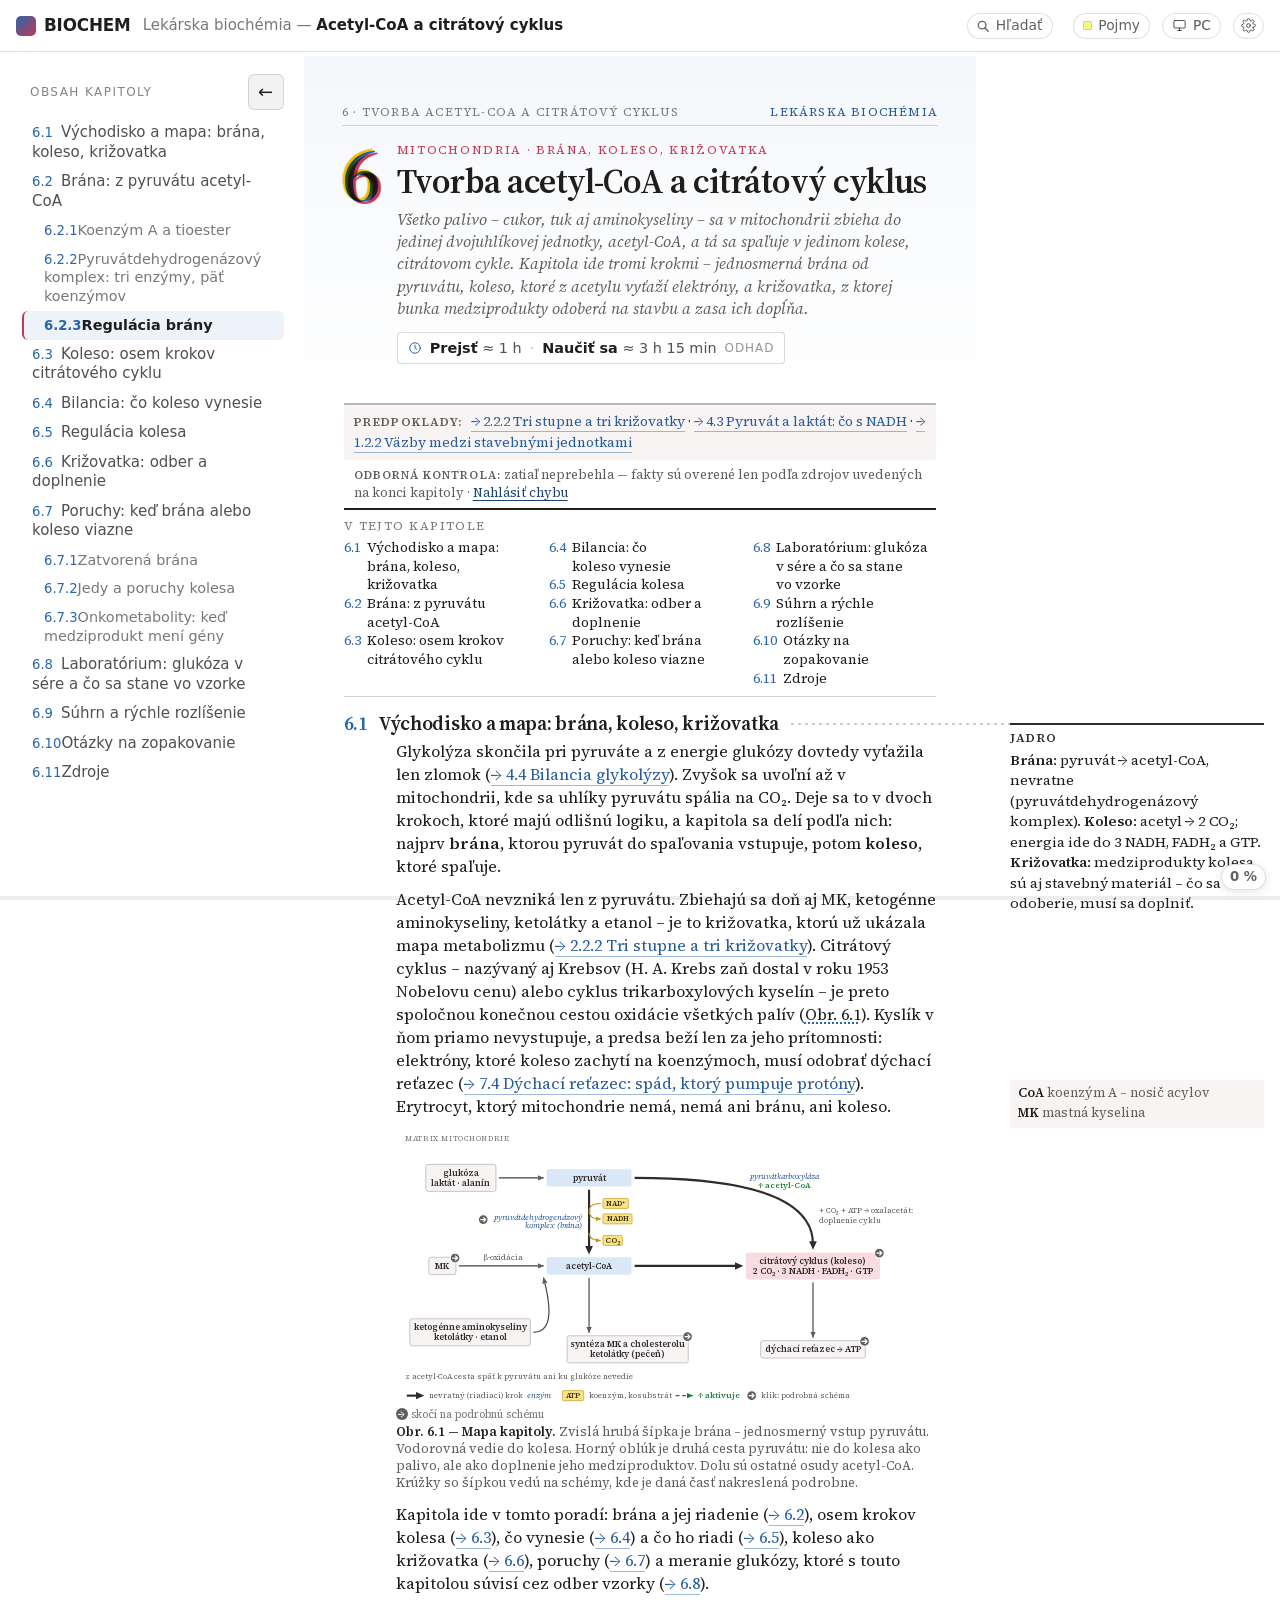
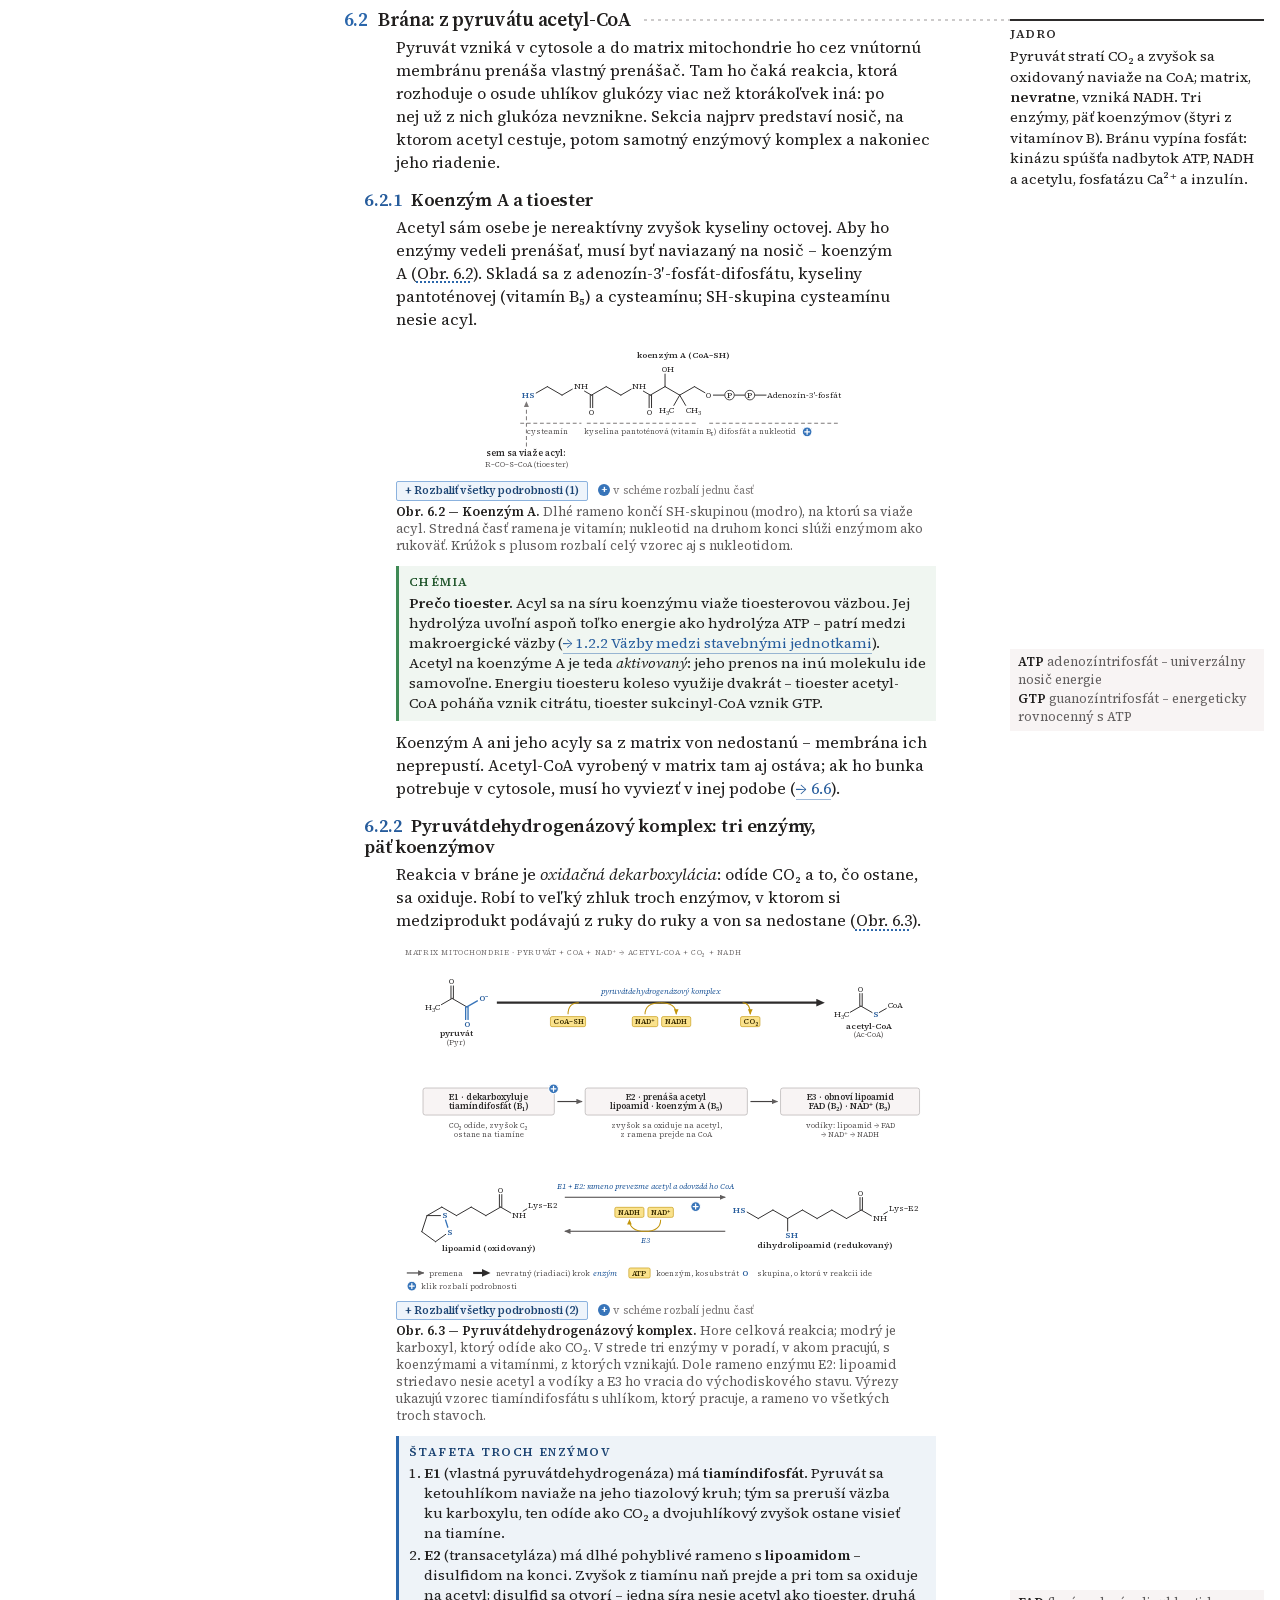
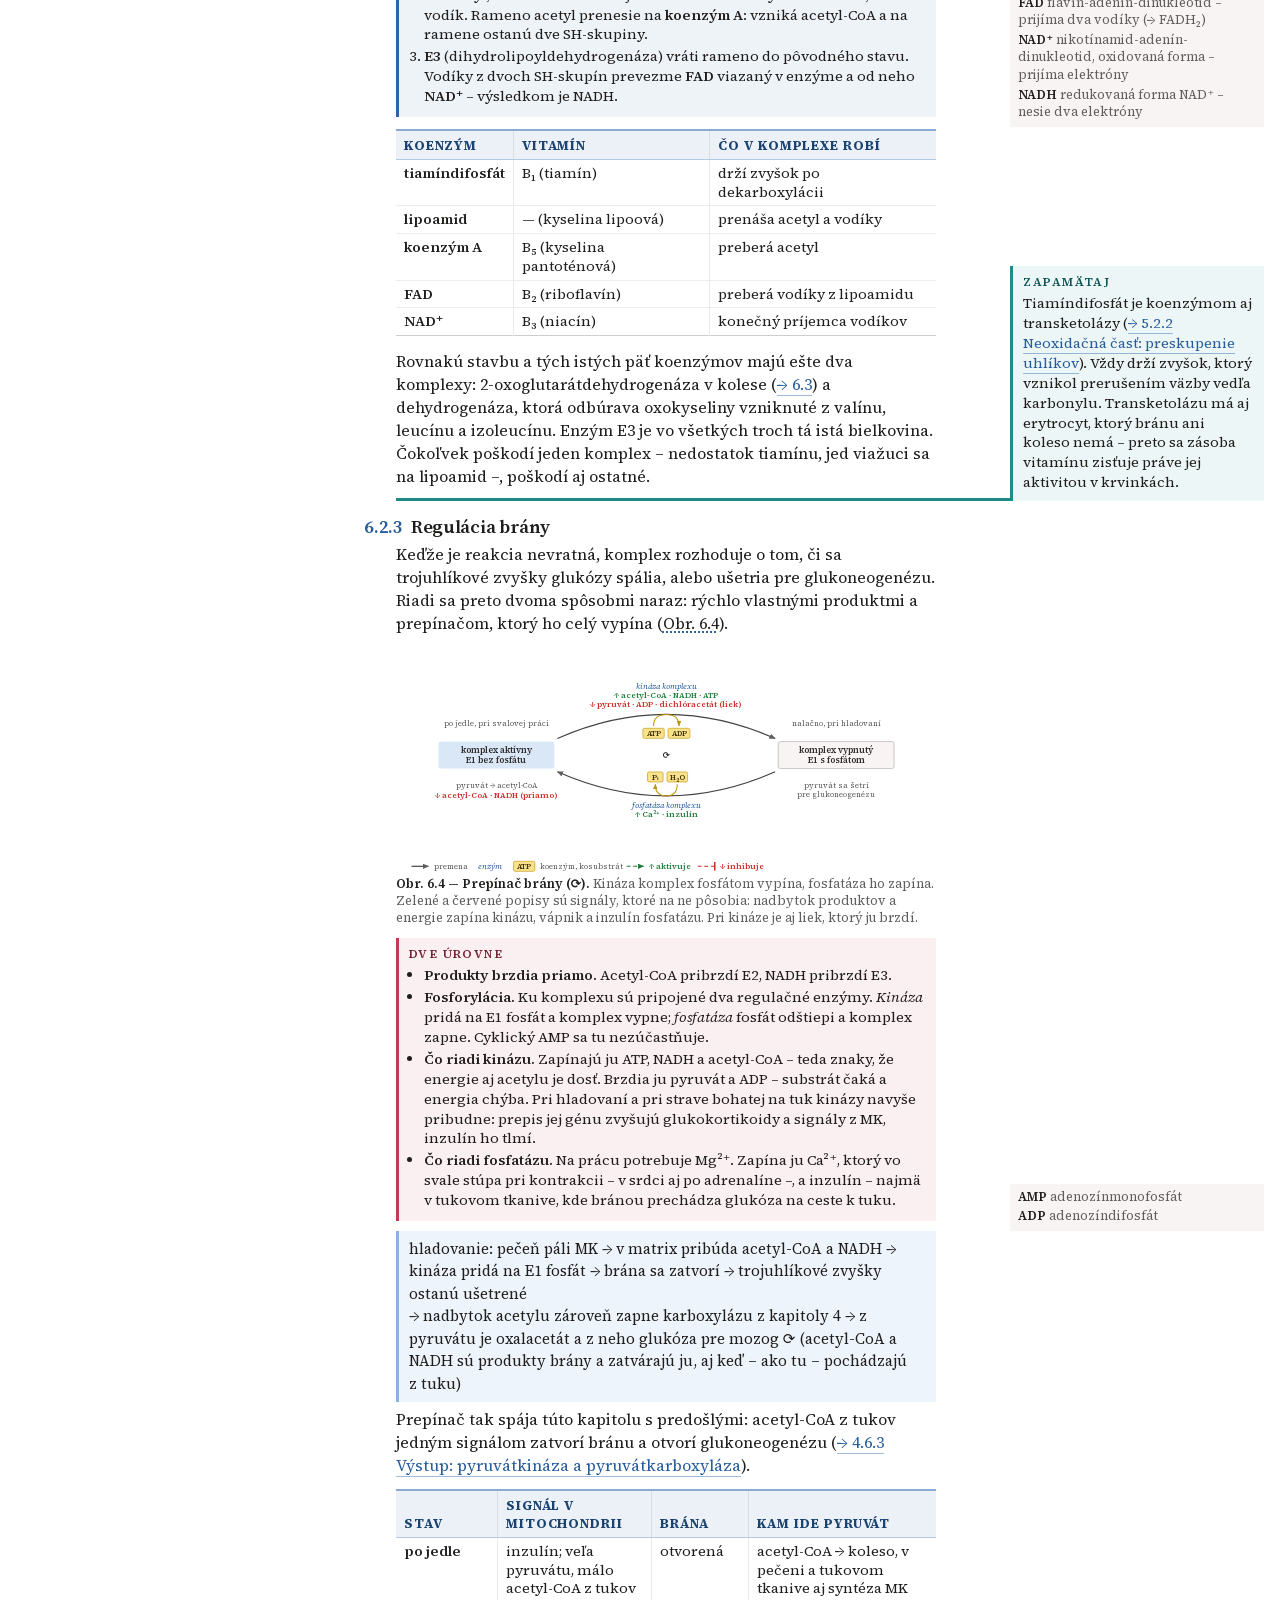
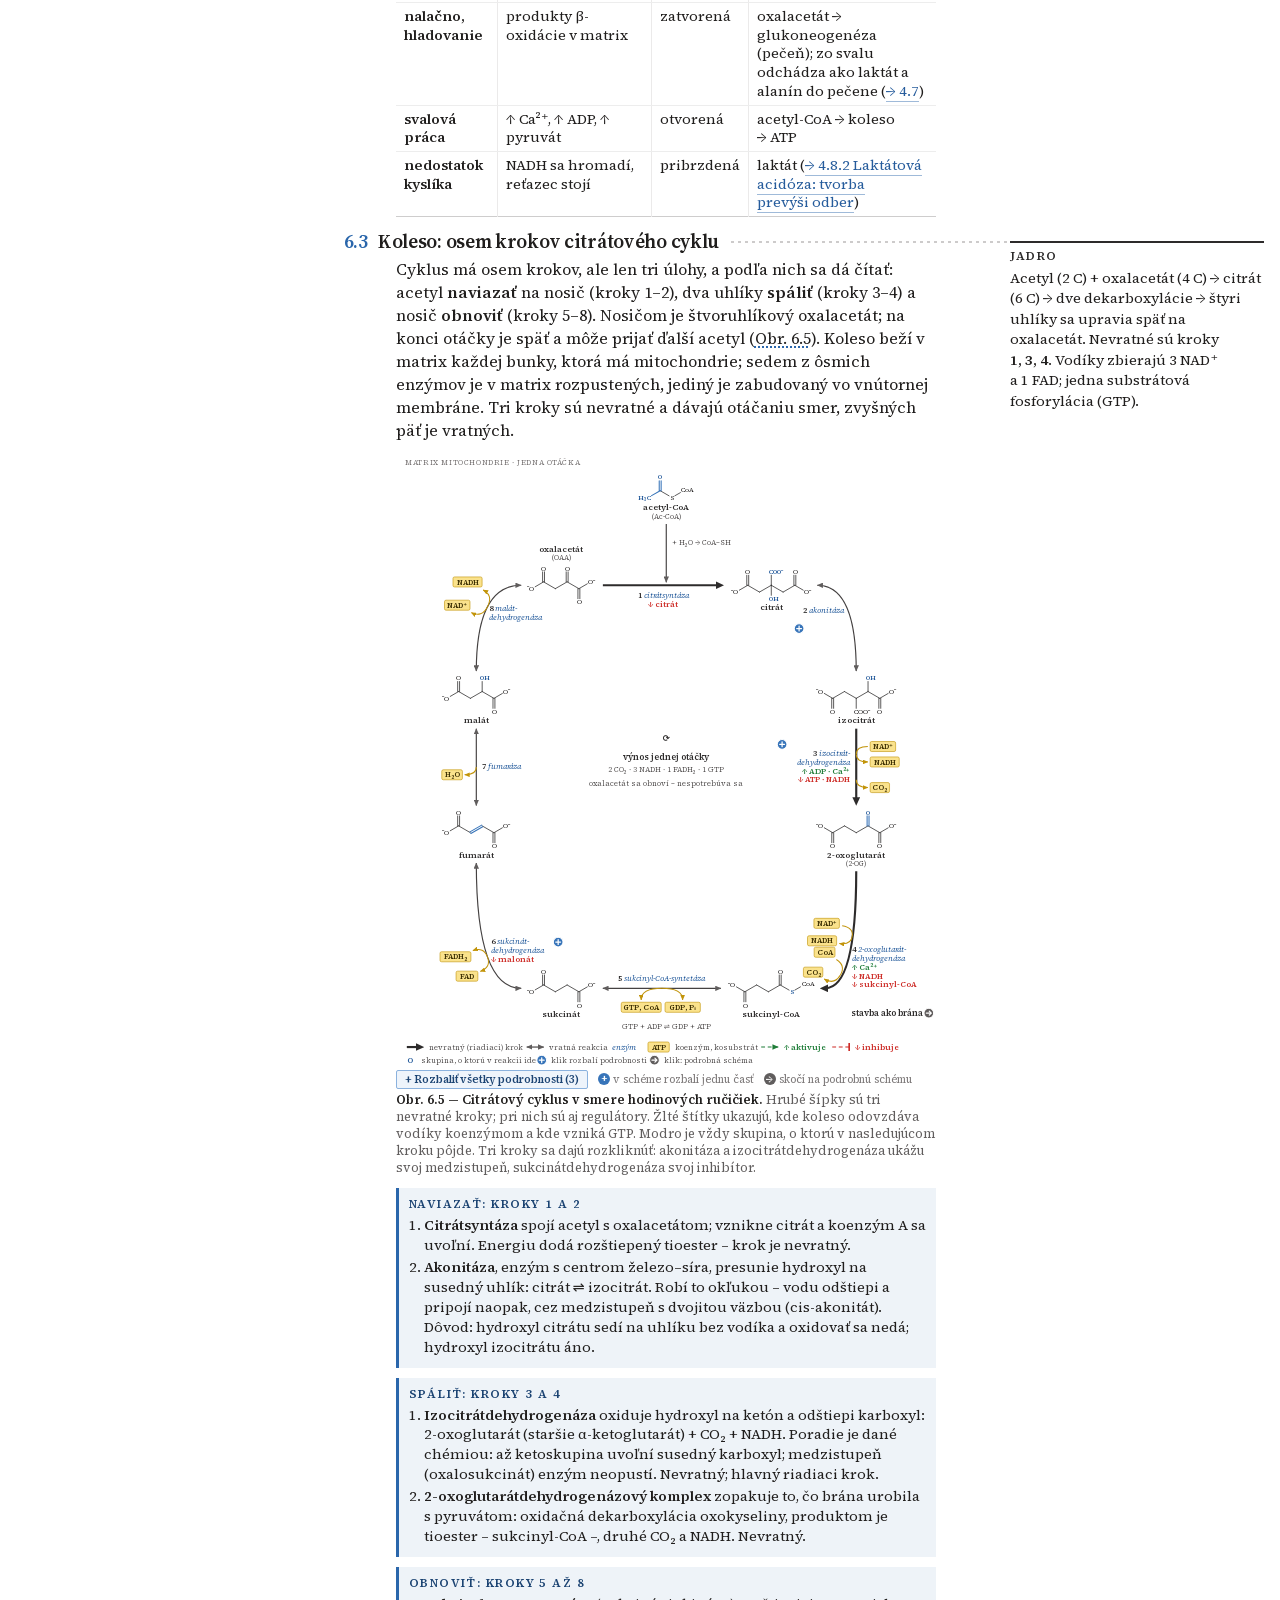
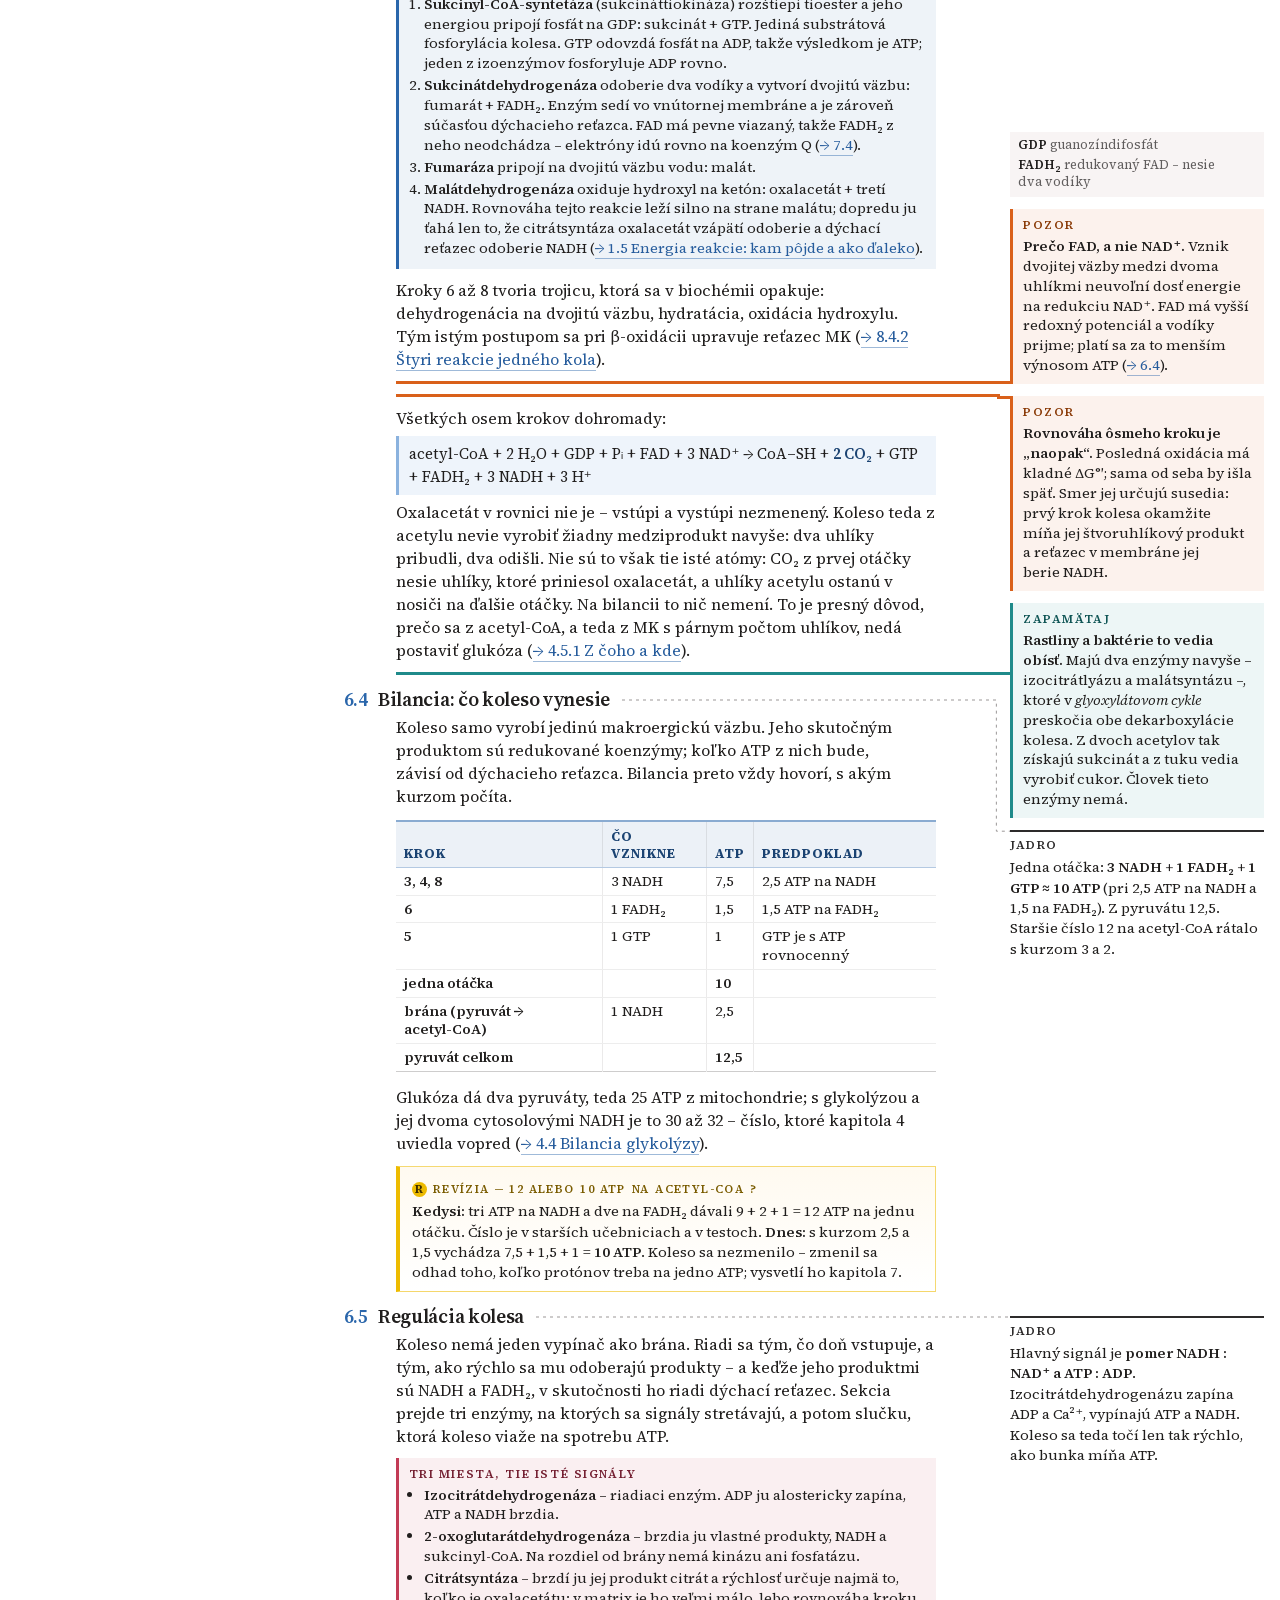
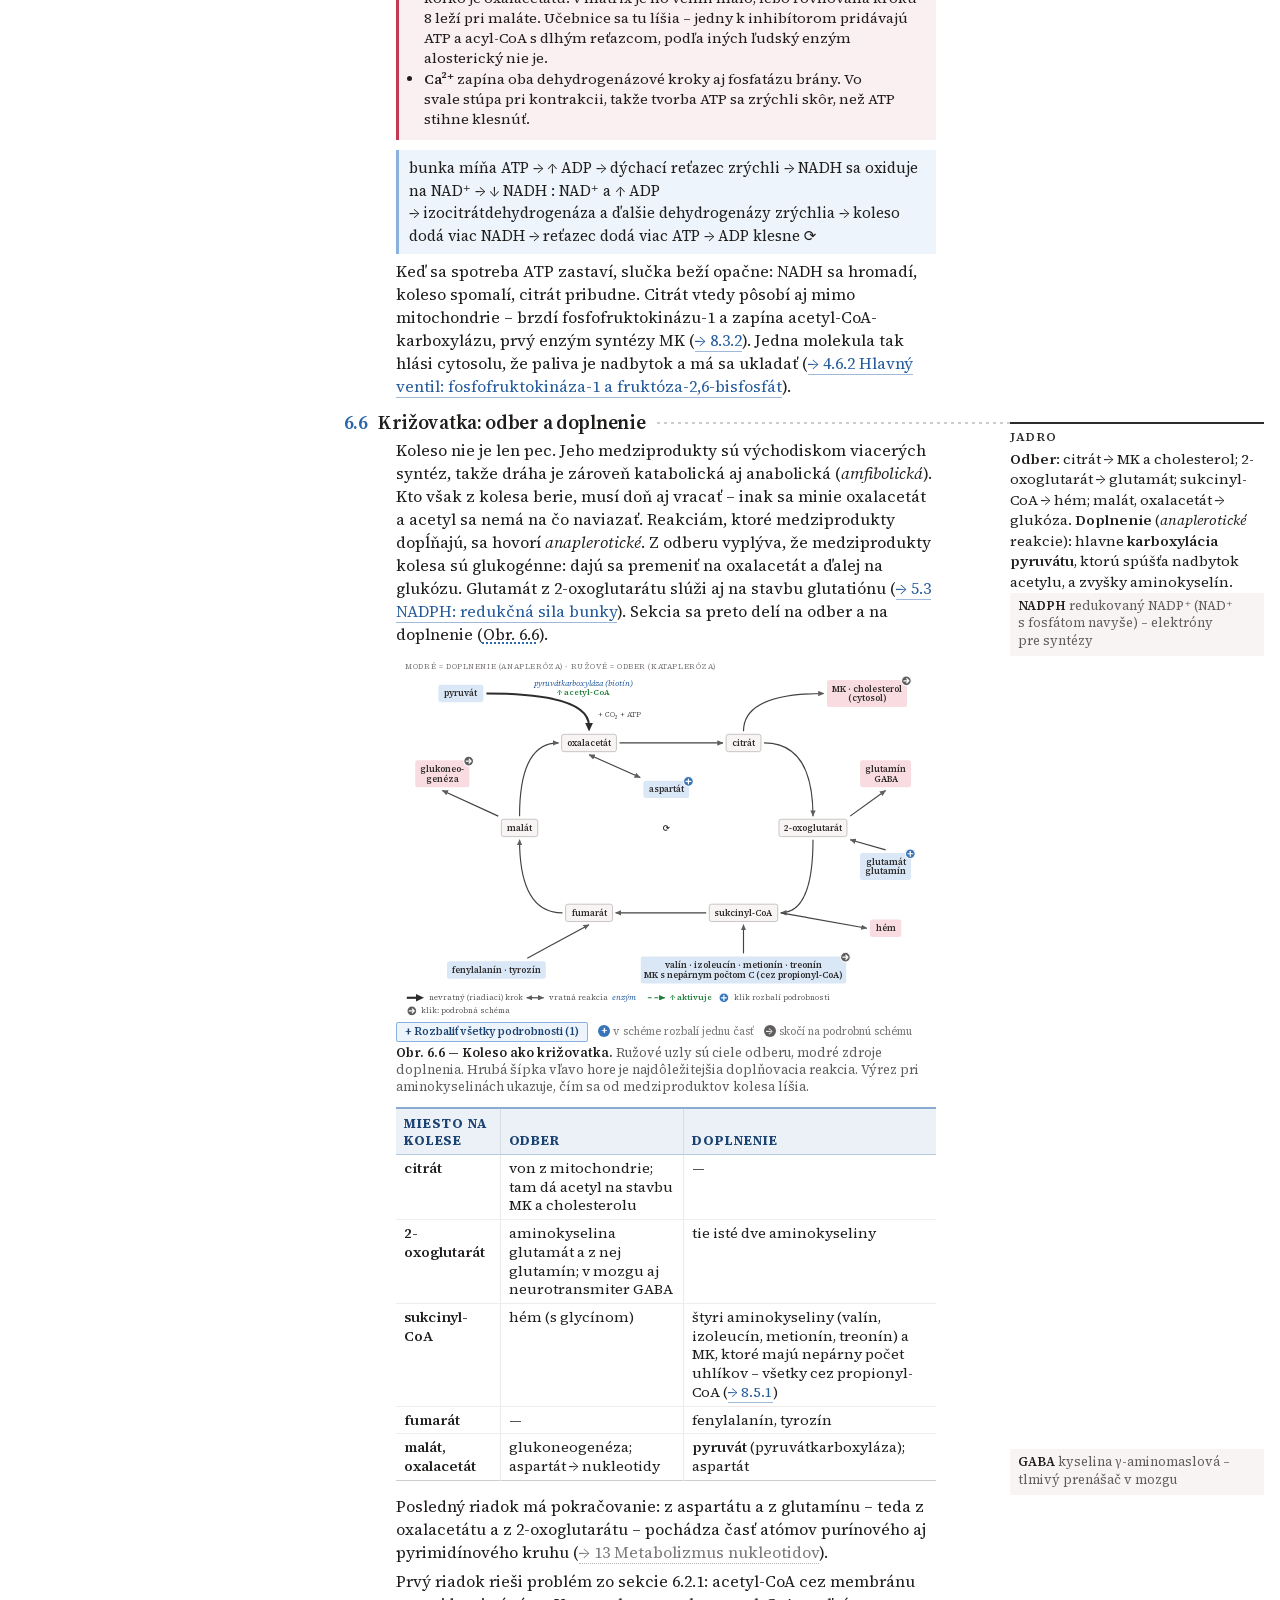
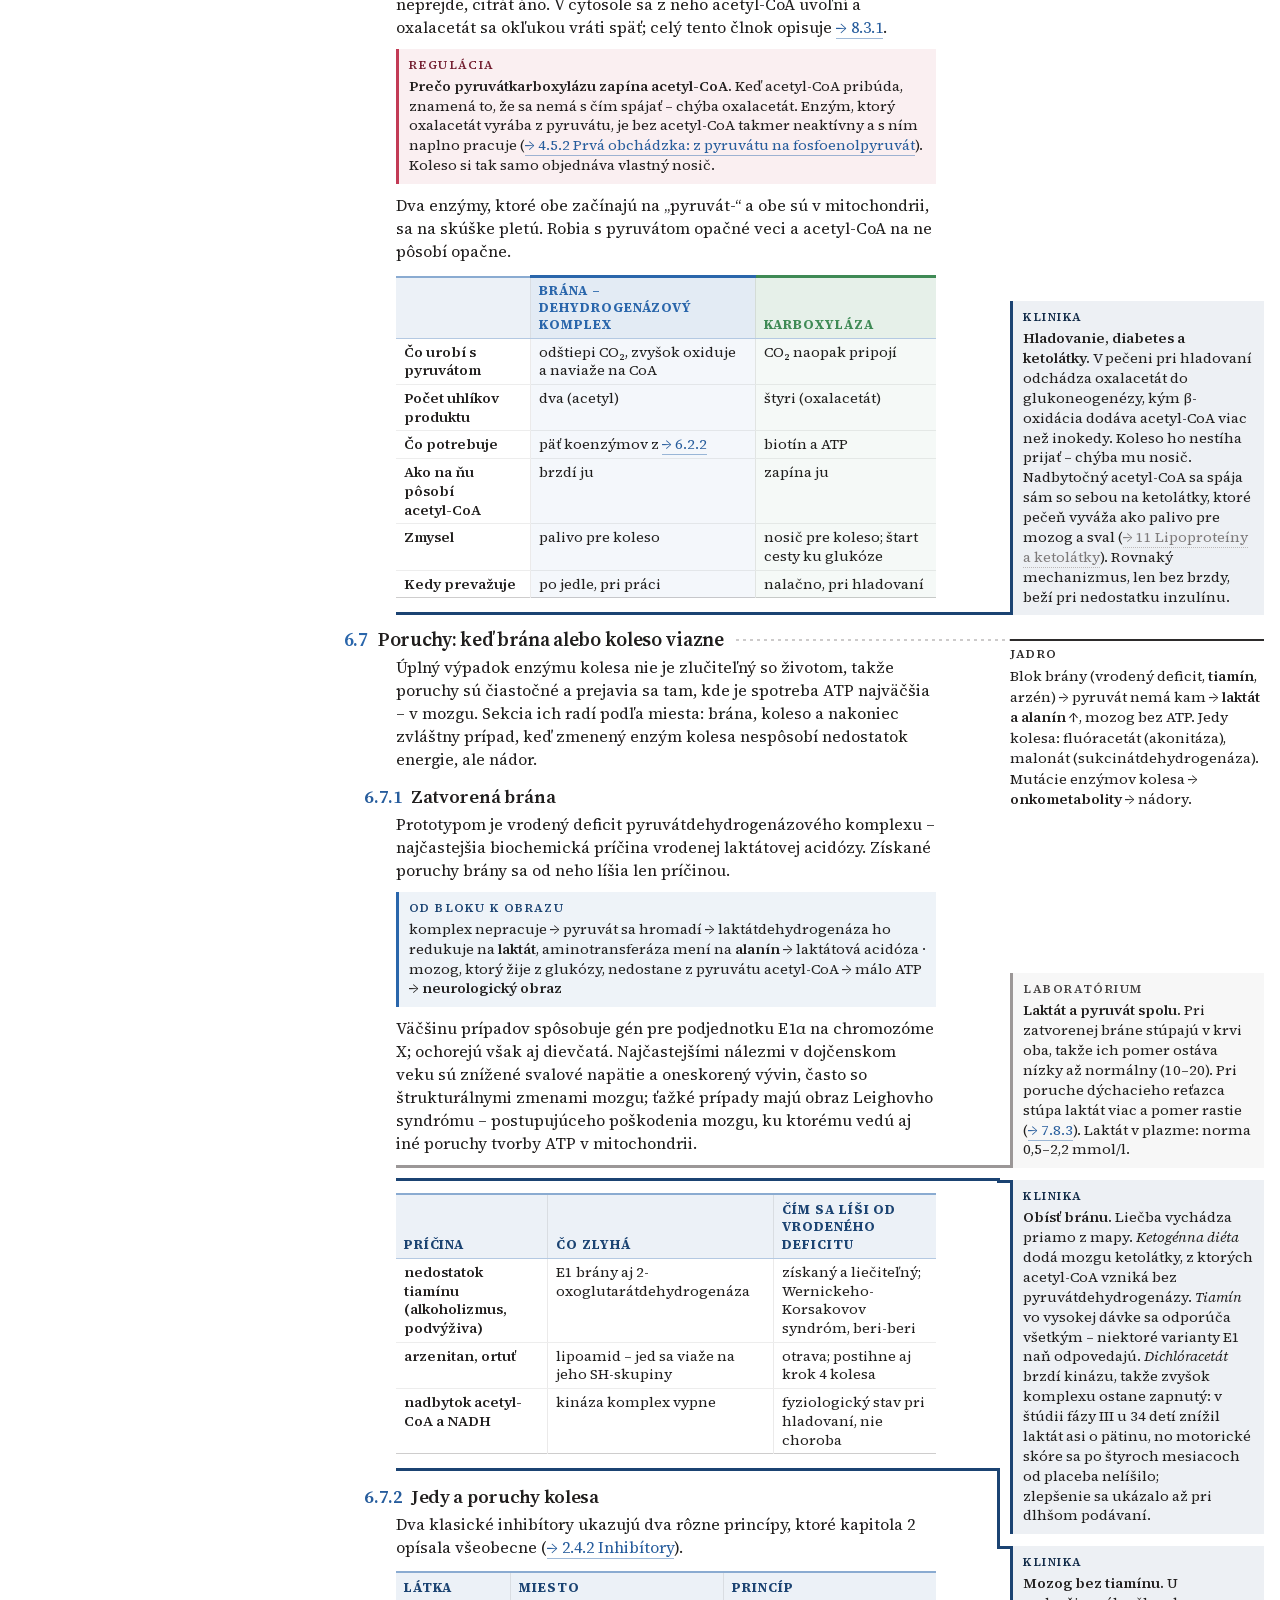
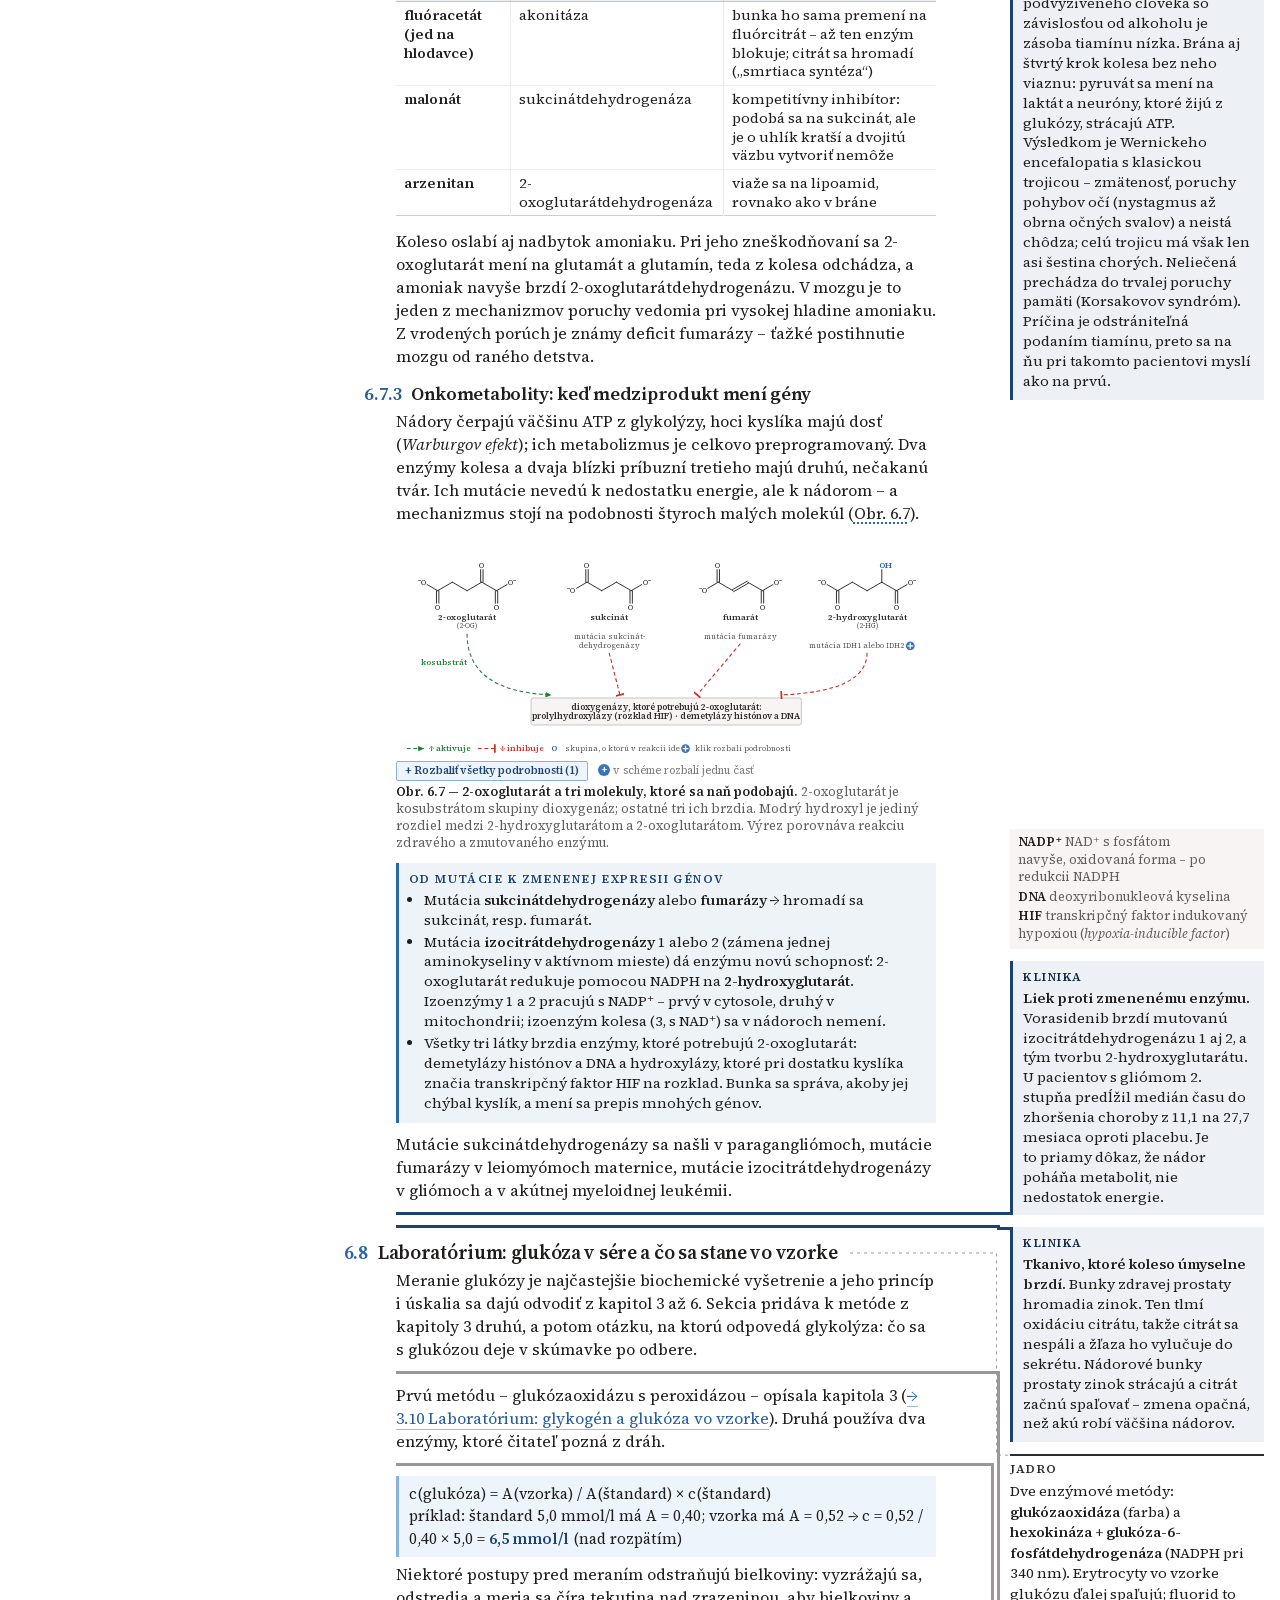
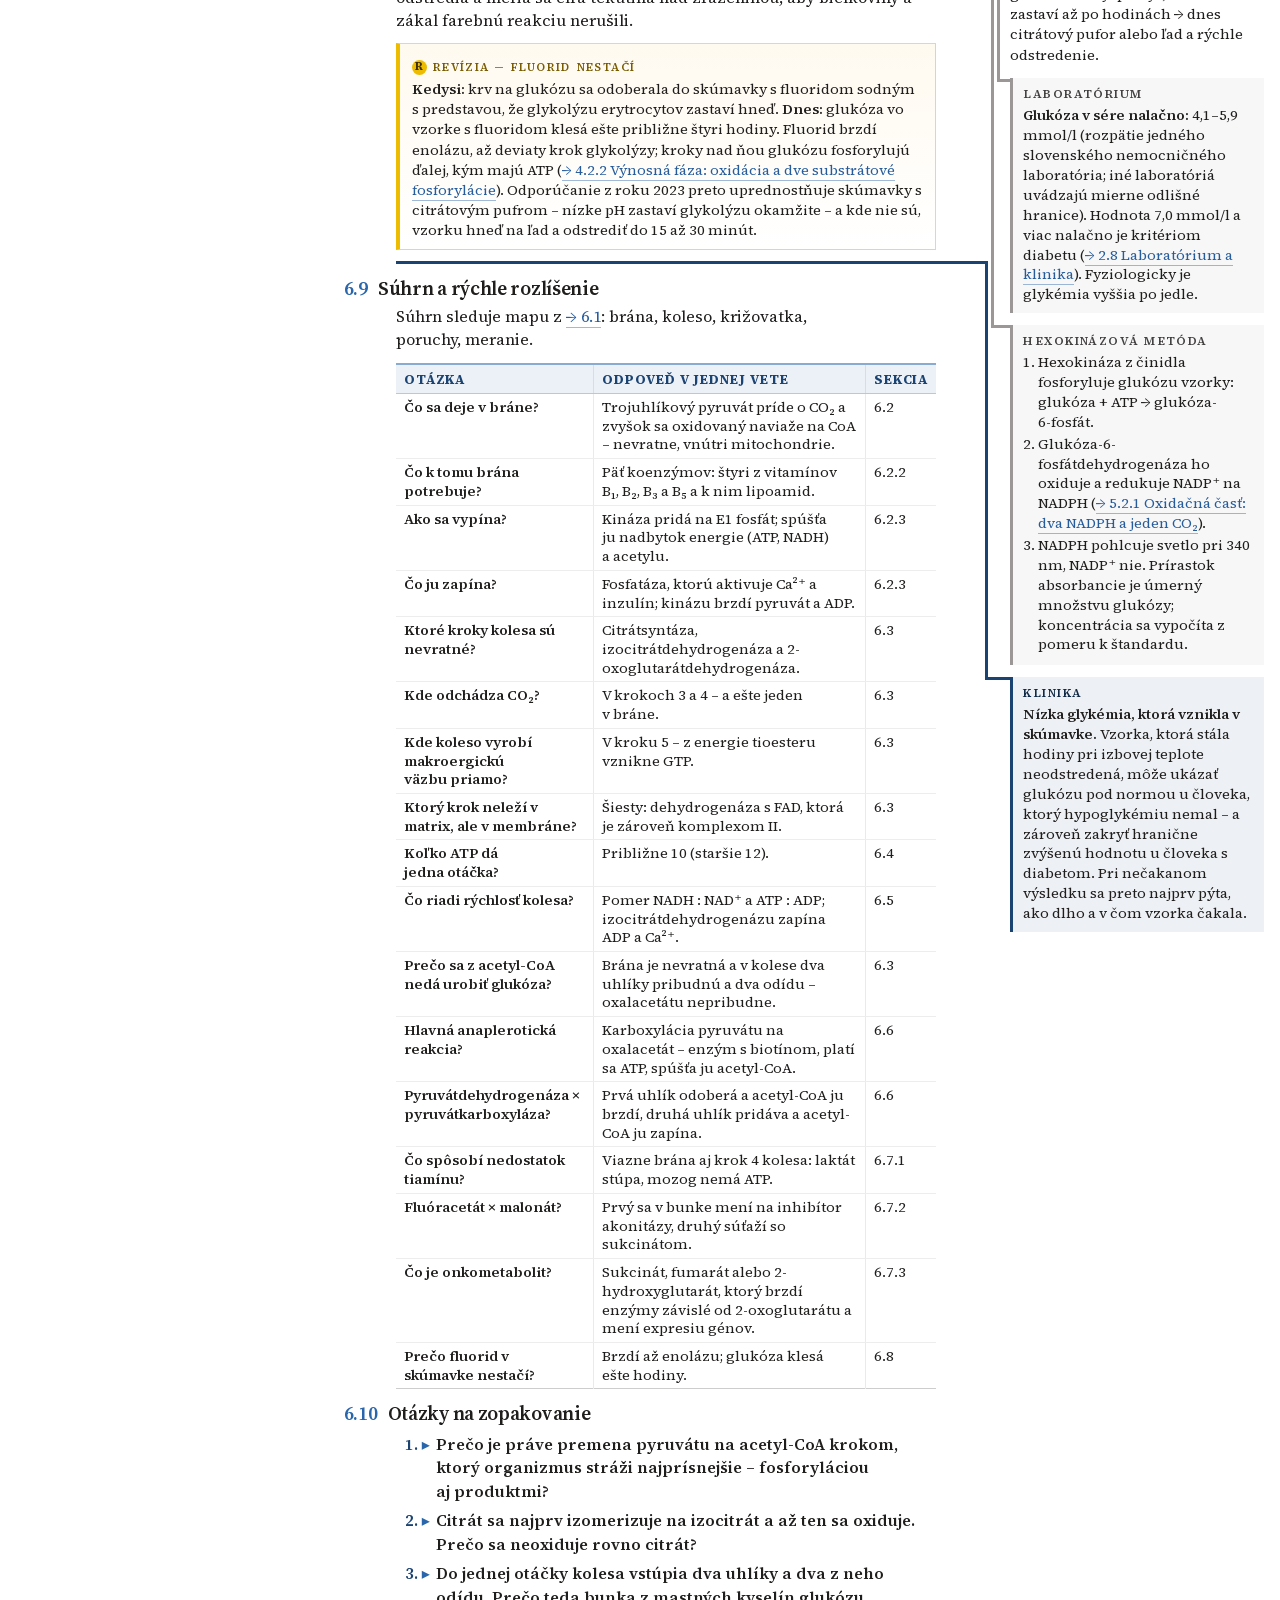
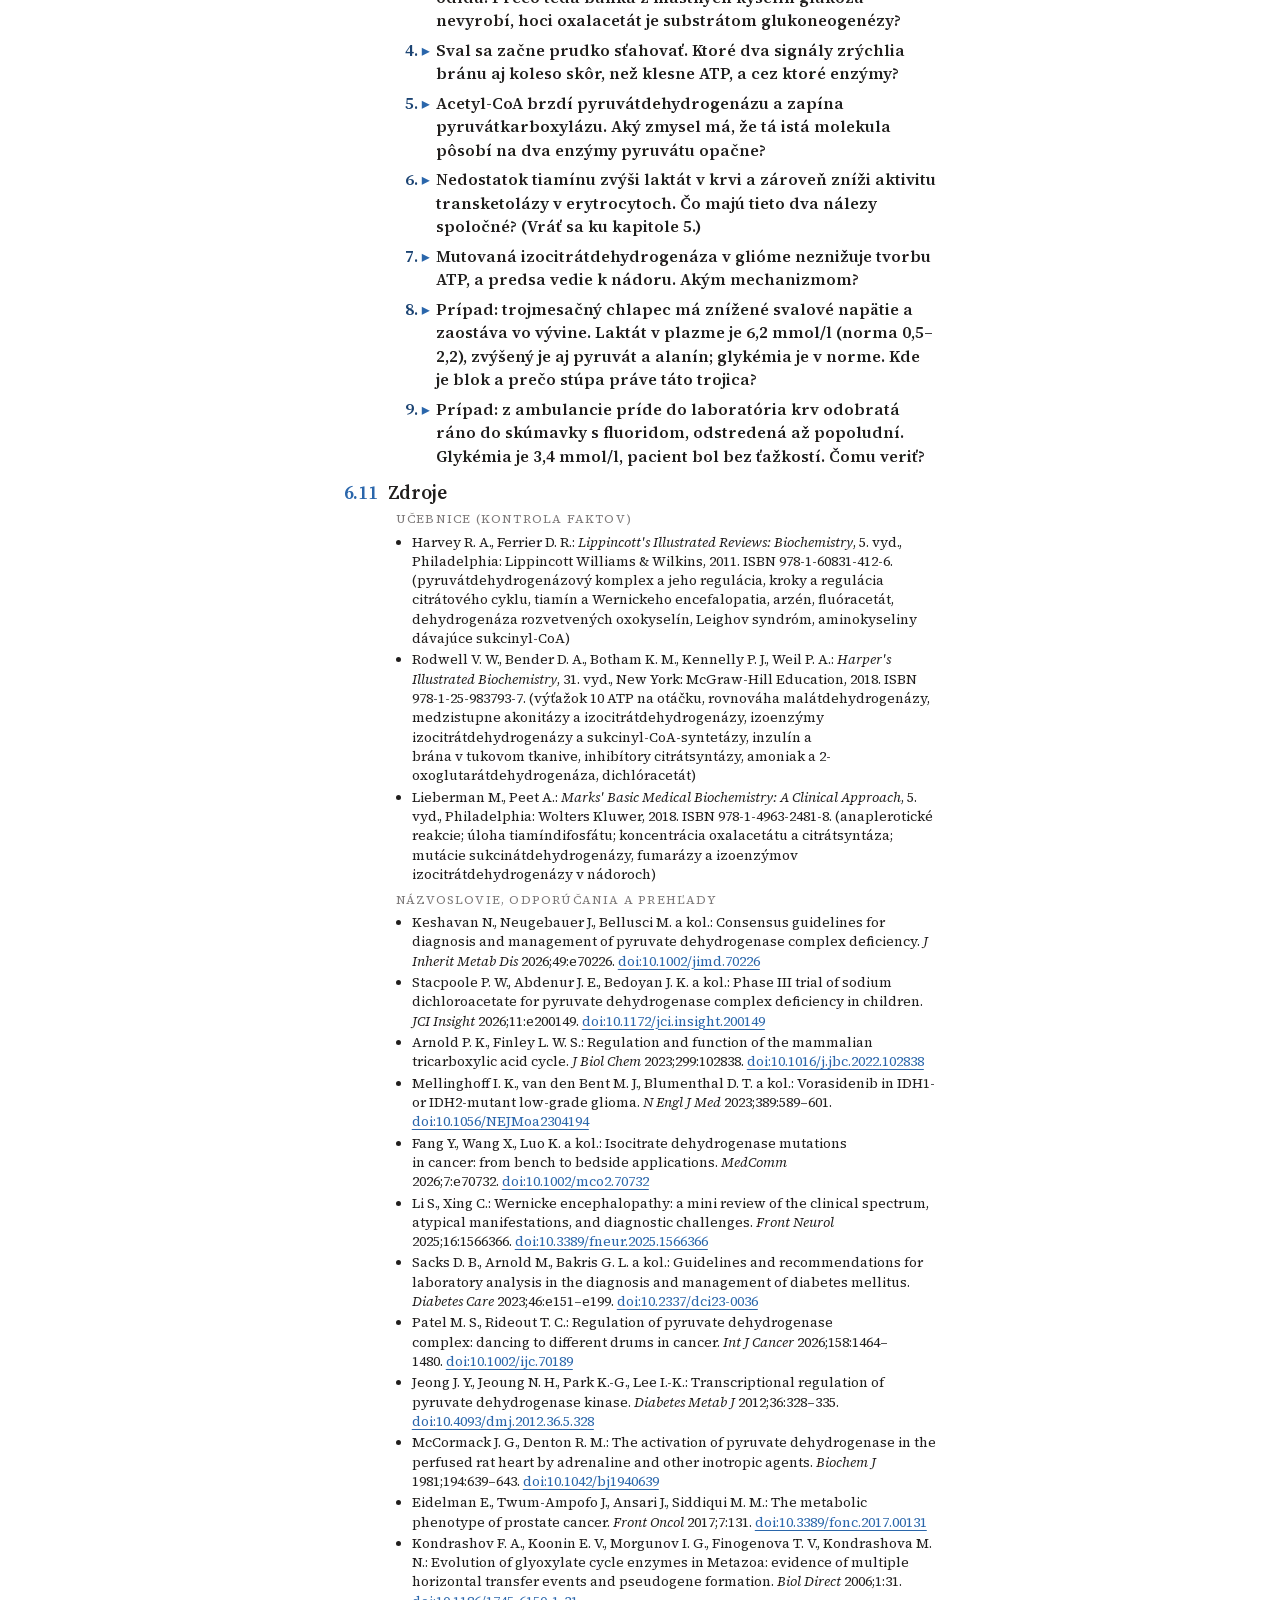
<file: chapters/06_acetyl_coa_citratovy_cyklus.html>
<!DOCTYPE html>
<html lang="sk">
<head>
<meta charset="utf-8">
<meta name="viewport" content="width=device-width, initial-scale=1">
<title>6 · Tvorba acetyl-CoA a citrátový cyklus</title>
<script>/* stránka v náhľade (assets/js/peek.js) — skryť hlavičku skôr, než sa vykreslí */if(/[?&]embed=/.test(location.search))document.documentElement.classList.add("pk-embed")</script>
<script>/* pri F5/Späť ukázať stránku až na obnovenej pozícii (peek.js odkryje; poistka 2 s) */(function(){try{var h=document.documentElement,n=performance.getEntriesByType("navigation")[0],t=n&&n.type,s=location.search;if(/[?&]y=[1-9]/.test(s)||(!/[?&]embed=/.test(s)&&(t==="reload"||t==="back_forward")&&parseInt(sessionStorage.getItem("pk-y:"+location.pathname),10)>0)){h.classList.add("pk-restoring");setTimeout(function(){h.classList.remove("pk-restoring")},2000)}}catch(e){}})()</script>
<script>/* úvodné načítanie (assets/js/peek.js): pf-intro vždy (okrem náhľadu, maximalizácie z náhľadu ?ni=1 a zníženého pohybu); pf-mid, keď sa kapitola otvára uprostred (F5/Späť na uloženej pozícii, ?y=, odkaz na sekciu) */(function(){try{var h=document.documentElement,s=location.search,n=performance.getEntriesByType("navigation")[0],t=n&&n.type;if(/[?&](embed|ni)=/.test(s)||(window.matchMedia&&matchMedia("(prefers-reduced-motion: reduce)").matches))return;h.classList.add("pf-intro");if(/[?&]y=[1-9]/.test(s)||location.hash.length>1||((t==="reload"||t==="back_forward")&&parseInt(sessionStorage.getItem("pk-y:"+location.pathname),10)>0))h.classList.add("pf-mid");setTimeout(function(){h.classList.remove("pf-intro","pf-hero","pf-go","pf-mid")},8000)}catch(e){}})()</script>
<script>/* skrytý bočný obsah (assets/js/toc-collapse.js) — zapnúť pred vykreslením, nech stránka neblikne */try{if(localStorage.getItem("pf-toc-collapsed")==="1")document.documentElement.classList.add("toc-collapsed")}catch(e){}</script>
<script src="../assets/js/view-early.js"></script>
<link rel="stylesheet" href="../assets/fonts/fonts.css">
<link rel="stylesheet" href="../assets/styles/site.css">
<link rel="stylesheet" href="../assets/styles/glossary.css">
<link rel="stylesheet" href="../assets/styles/view-toggle.css">
<style>
/* ══ Broadsheet — design-system tokens ══════════════════════════════════ */
:root{
  --color-bg:#f3f2f2;
  --color-surface:#eae9e9;
  --color-text:#201e1d;
  --color-accent:#0088b0;
  --color-accent-2:#d6006c;
  --color-divider:color-mix(in srgb,#201e1d 16%,transparent);

  --color-neutral-100:#f8f4f4; --color-neutral-200:#eae7e7; --color-neutral-300:#d7d3d3;
  --color-neutral-400:#bab6b6; --color-neutral-500:#9b9797; --color-neutral-600:#7d7979;
  --color-neutral-700:#605d5d; --color-neutral-800:#444141; --color-neutral-900:#2d2b2b;

  --color-accent-100:#e9f8ff; --color-accent-200:#cbeeff; --color-accent-300:#99e0ff;
  --color-accent-400:#62c5ee; --color-accent-500:#38a6cf; --color-accent-600:#1186ac;
  --color-accent-700:#006786; --color-accent-800:#004961; --color-accent-900:#0a303e;

  --color-accent-2-100:#fff1f4; --color-accent-2-200:#ffdee6; --color-accent-2-300:#ffc0d0;
  --color-accent-2-400:#ff90b1; --color-accent-2-500:#ff458e; --color-accent-2-600:#d82071;
  --color-accent-2-700:#aa0b56; --color-accent-2-800:#790e3d; --color-accent-2-900:#4b1528;

  --color-process-yellow:#edbb00;

  --font-heading:"Source Serif 4",system-ui,serif;
  --font-heading-weight:600;
  --font-body:"Source Serif 4",system-ui,serif;
  --font-mono:ui-monospace,"SF Mono",Menlo,Consolas,monospace;

  --space-1:5px; --space-2:10px; --space-3:15px; --space-4:20px; --space-6:30px; --space-8:40px;
  --radius-sm:1px; --radius-md:2px; --radius-lg:4px;

  --shadow-sm:0 1px 2px color-mix(in srgb,#2d2b2b 14%,transparent);
  --shadow-md:0 3px 10px color-mix(in srgb,#2d2b2b 16%,transparent);
  --shadow-lg:0 12px 32px color-mix(in srgb,#2d2b2b 22%,transparent);
}
*,*::before,*::after{box-sizing:border-box}
html{-webkit-text-size-adjust:100%}
body{margin:0;background:#fff;color:var(--color-text);font-family:var(--font-body);
  font-size:calc(15px*var(--z,1));line-height:1.55;font-weight:400;padding:0}
h1,h2,h3,h4,h5,h6{font-family:var(--font-heading);font-weight:var(--font-heading-weight);
  line-height:1.12;letter-spacing:-0.015em;margin:0 0 var(--space-2)}
p{margin:0 0 var(--space-3)}
a{color:var(--color-accent);text-underline-offset:3px}
img{display:block;max-width:100%}
figure{margin:0}
figcaption{font-size:calc(11px*var(--z,1));margin-top:var(--space-1);
  color:color-mix(in srgb,var(--color-text) 55%,transparent)}
.text-muted{color:color-mix(in srgb,var(--color-text) 55%,transparent)}
:focus{outline:none}
:focus-visible{outline:2px solid var(--color-accent);outline-offset:2px}
::selection{background:color-mix(in srgb,var(--color-accent) 30%,transparent)}
.hr{height:1px;border:0;margin:var(--space-4) 0;background:var(--color-divider)}

/* — tables — */
.table{width:100%;border-collapse:collapse;font-size:calc(14px*var(--z,1))}
.table th{text-align:left;font-size:calc(11px*var(--z,1));letter-spacing:0.08em;text-transform:uppercase;
  color:color-mix(in srgb,var(--color-text) 60%,transparent);
  padding:var(--space-2);border-bottom:1px solid var(--color-divider)}
.table td{padding:var(--space-2);
  border-bottom:1px solid color-mix(in srgb,var(--color-text) 8%,transparent)}
.table tbody tr:hover{background:color-mix(in srgb,var(--color-text) 4%,transparent)}

/* — tags — */
.tag{display:inline-flex;align-items:center;font-size:calc(11px*var(--z,1));letter-spacing:0.02em;
  padding:3px 10px;border-radius:calc(var(--radius-md)*0.75)}
.tag-accent{background:var(--color-accent-100);color:var(--color-accent-800)}
.tag-accent-2{background:var(--color-accent-2-100);color:var(--color-accent-2-800)}
.tag-neutral{background:var(--color-neutral-100);color:var(--color-neutral-800)}

/* — the plate numeral: three process inks, no black plate — */
.cmyk-num{--cmyk-num-ground:var(--color-bg);position:relative;width:fit-content;
  line-height:0.9;font-feature-settings:"pnum" 1;
  padding:0.12em;margin:-0.12em}
.cmyk-num .paper{color:var(--color-bg);
  text-shadow:0.036em 0.025em 0 var(--color-bg),-0.031em -0.023em 0 var(--color-bg)}
.cmyk-num .plate{position:absolute;inset:0.12em;mix-blend-mode:multiply}
.cmyk-num .plate-c{color:var(--color-accent)}
.cmyk-num .plate-m{color:var(--color-accent-2);translate:0.036em 0.025em}
.cmyk-num .plate-y{color:var(--color-process-yellow);translate:-0.031em -0.023em}

/* ══ doc-page — the printed sheet ═══════════════════════════════════════ */
.page{--color-bg:#fff;margin:0 auto;background:#fff;
  padding:50px;box-shadow:none;border:0;
  font-size:calc(13.5px*var(--z,1));line-height:1.42;text-wrap:pretty}
.page p{margin:0 0 6px;orphans:3;widows:3}
.page ul,.page ol{margin:0 0 6px;padding-left:15px}
.page li{margin:0 0 2px;orphans:3;widows:3}
.page table.table{font-size:calc(12px*var(--z,1));line-height:1.3}
.page table.table th,.page table.table td{padding:3px 8px 3px 0;vertical-align:top}
.keep{break-inside:avoid}
.page sup{font-size:calc(9px*var(--z,1));line-height:0}

.running-head{display:flex;justify-content:space-between;align-items:baseline;
  font-size:calc(10px*var(--z,1));letter-spacing:0.1em;text-transform:uppercase;color:var(--color-neutral-600);
  padding-bottom:4px;border-bottom:1px solid var(--color-neutral-300);margin-bottom:14px}
.running-foot{display:flex;justify-content:space-between;align-items:baseline;
  font-size:calc(10px*var(--z,1));color:var(--color-neutral-600);
  padding-top:4px;border-top:1px solid var(--color-neutral-300);margin-top:22px}

/* — chapter opener — */
.opener{display:flex;align-items:flex-start;gap:18px;margin-bottom:10px}
.opener .num{font-family:var(--font-heading);font-size:calc(64px*var(--z,1));font-weight:600;
  letter-spacing:-0.03em;--cmyk-num-ground:#fff}
.eyebrow{font-size:calc(10px*var(--z,1));letter-spacing:0.14em;text-transform:uppercase;
  color:var(--color-accent-2);margin-bottom:4px}
.opener h1{font-size:calc(29px*var(--z,1));line-height:1.05;font-weight:600;letter-spacing:-0.015em}
.standfirst{margin:6px 0 0;font-size:calc(13px*var(--z,1));font-style:italic;
  color:var(--color-neutral-700);max-width:46em}

/* — contents block — */
.contents{column-count:3;column-gap:22px;font-size:calc(11.5px*var(--z,1));line-height:1.35;padding:8px 0;
  border-top:2px solid var(--color-text);border-bottom:1px solid var(--color-neutral-300);
  margin-bottom:16px}
.contents .label{column-span:all;font-size:calc(10px*var(--z,1));letter-spacing:0.12em;text-transform:uppercase;
  color:var(--color-neutral-600);margin-bottom:5px}
.contents .row{display:flex;gap:6px;break-inside:avoid}
.contents .row span:first-child{color:var(--color-accent);font-variant-numeric:tabular-nums}

/* — numbered sections — */
.sec-h{display:flex;gap:10px;font-size:calc(16px*var(--z,1));font-weight:600;margin:0 0 5px}
.sec-h .n{color:var(--color-accent);font-variant-numeric:tabular-nums}
.sec-body{padding-left:calc(2.6em + 10px);margin-bottom:14px}
.sub-h{font-size:calc(15.5px*var(--z,1));font-weight:600;margin:16px 0 5px -1.7em}
.sub-h .n{color:var(--color-accent-700);font-variant-numeric:tabular-nums;margin-right:8px}
.micro{font-size:calc(11px*var(--z,1));letter-spacing:0.1em;text-transform:uppercase;
  color:var(--color-neutral-600);margin-bottom:4px}

/* — callouts — */
.flag{margin:10px 0;padding:8px 10px;background:var(--color-accent-2-100);
  border-left:3px solid var(--color-accent-2)}
.flag .label{font-size:calc(10px*var(--z,1));letter-spacing:0.12em;text-transform:uppercase;
  color:var(--color-accent-2-800);margin-bottom:3px}
.flag .body{font-size:calc(12px*var(--z,1));line-height:1.38;color:var(--color-accent-2-900)}
.flag .body p{margin:0 0 5px}.flag .body p:last-child{margin:0}

.note{margin:10px 0;padding:8px 10px;background:var(--color-accent-100);
  border-left:3px solid var(--color-accent)}
.note .label{font-size:calc(10px*var(--z,1));letter-spacing:0.12em;text-transform:uppercase;
  color:var(--color-accent-800);margin-bottom:3px}
.note .body{font-size:calc(12px*var(--z,1));line-height:1.38;color:var(--color-accent-900)}
.note .body p{margin:0 0 5px}.note .body p:last-child{margin:0}

.plain{margin:10px 0;padding:8px 10px;background:var(--color-neutral-100);
  border-left:3px solid var(--color-neutral-400)}
.plain .label{font-size:calc(10px*var(--z,1));letter-spacing:0.12em;text-transform:uppercase;
  color:var(--color-neutral-700);margin-bottom:3px}
.plain .body{font-size:calc(12px*var(--z,1));line-height:1.38;color:var(--color-neutral-900)}
.plain .body p{margin:0 0 5px}.plain .body p:last-child{margin:0}

/* — REVÍZIA block (CLAUDE.md §1.3, značka [R]) ————————————————————————
   Zámerne NIE .note/.flag/.plain: site.js tie tri triedy vyplaví do
   bočného stĺpca ako poznámky na okraji, a revízia patrí do hlavného
   toku textu — je to obsah, nie komentár. Preto vlastná trieda.        */
.rev{margin:11px 0;padding:9px 12px;break-inside:avoid;
  background:linear-gradient(180deg,#fffaf0,#fff);
  border:1px solid color-mix(in srgb,var(--color-process-yellow) 55%,transparent);
  border-left:4px solid var(--color-process-yellow)}
.rev .label{display:inline-flex;align-items:center;gap:6px;
  font-size:calc(9.5px*var(--z,1));letter-spacing:0.12em;text-transform:uppercase;
  color:#7a5c00;margin-bottom:4px;font-weight:600}
.rev .label .r{display:inline-flex;align-items:center;justify-content:center;
  width:15px;height:15px;border-radius:50%;background:var(--color-process-yellow);
  color:#3d2e00;font-size:calc(9px*var(--z,1));font-weight:700;letter-spacing:0}
.rev .body{font-size:calc(12px*var(--z,1));line-height:1.4}
.rev .body p{margin:0 0 5px}.rev .body p:last-child{margin:0}
.rev table.table{margin:6px 0 5px}

/* — mechanism diagram in the press's own monospace — */
.diagram{font-family:var(--font-mono);font-size:calc(10px*var(--z,1));line-height:1.35;
  background:var(--color-surface);border-left:2px solid var(--color-neutral-400);
  padding:9px 11px;margin:9px 0;overflow-x:auto;white-space:pre;
  color:var(--color-neutral-900);border-radius:var(--radius-sm)}

/* — kaskáda v riadku a rozvetvenie (CLAUDE.md §2.5) — */
.chain{font-size:calc(12.5px*var(--z,1));line-height:1.5;margin:8px 0;padding:7px 10px;
  background:var(--color-accent-100);border-left:3px solid var(--color-accent-400)}
.chain b{color:var(--color-accent-800)}
.fork{display:grid;grid-template-columns:repeat(auto-fit,minmax(150px,1fr));gap:10px;
  margin:9px 0;font-size:calc(12px*var(--z,1));line-height:1.38}
.fork>div{padding:7px 9px;background:var(--color-neutral-100);
  border-top:2px solid var(--color-neutral-400)}
.fork>div b{display:block;margin-bottom:2px;color:var(--color-neutral-900)}

/* — charts — */
.chart{margin:12px 0;break-inside:avoid;max-width:700px}
.chart svg{width:100%;height:auto;display:block;font-family:var(--font-body)}
.chart figcaption{font-size:calc(10.5px*var(--z,1));line-height:1.35;margin-top:4px;color:var(--color-neutral-700)}
.chart figcaption b{color:var(--color-text)}
.chart .ax{stroke:var(--color-neutral-400);stroke-width:1}
.chart .grid{stroke:var(--color-neutral-300);stroke-width:1;stroke-dasharray:2 3}
.chart .ser{fill:none;stroke-width:2;stroke-linejoin:round;stroke-linecap:round}
.chart .s-c{stroke:var(--color-accent)}
.chart .s-m{stroke:var(--color-accent-2)}
.chart .s-k{stroke:var(--color-neutral-700)}
.chart .f-c{fill:var(--color-accent);opacity:.13}
.chart .f-m{fill:var(--color-accent-2);opacity:.13}
.chart .band-c{fill:var(--color-accent-100)}
.chart .band-m{fill:var(--color-accent-2-100)}
.chart .tick{font-size:9.5px;fill:var(--color-neutral-600);font-variant-numeric:tabular-nums}
.chart .lbl{font-size:10.5px;fill:var(--color-neutral-800)}
.chart .lbl-c{font-size:10.5px;fill:var(--color-accent-700)}
.chart .lbl-m{font-size:10.5px;fill:var(--color-accent-2-700)}
.chart .cap{font-size:9.5px;fill:var(--color-neutral-600);letter-spacing:.08em;text-transform:uppercase}
.chart .mark{stroke:var(--color-neutral-800);stroke-width:1;stroke-dasharray:3 3}
.chart .bar-c{fill:var(--color-accent-500)}
.chart .bar-m{fill:var(--color-accent-2-500)}

/* — krížové odkazy (CLAUDE.md §3.1) ————————————————————————————————————
   a.xref  = odkaz na kapitolu, ktorá už existuje. Ostáva skutočným
             <a href>, takže funguje aj bez JS a bez shellu; keď pribudne
             split.js, otvorí sa vedľa v druhom paneli.
   .xref-soon = tá istá informácia pre kapitolu, ktorá ešte nie je
             napísaná. Zámerne NIE <a>: mŕtvy odkaz je horší než žiadny.
             Text nesie číslo aj názov, takže dáva zmysel aj v tlači.   */
.xref{color:var(--color-accent-700);text-decoration:none;
  border-bottom:1px solid color-mix(in srgb,var(--color-accent) 45%,transparent);
  white-space:nowrap}
.xref:hover{background:var(--color-accent-100);border-bottom-color:var(--color-accent)}
.xref-soon{color:var(--color-neutral-600);
  border-bottom:1px dotted var(--color-neutral-400);white-space:nowrap;cursor:help}

.deps,.next{font-size:calc(11.5px*var(--z,1));line-height:1.5;margin:0 0 10px;padding:7px 10px;
  background:var(--color-neutral-100);border-top:2px solid var(--color-neutral-400)}
.deps b,.next b{font-size:calc(10px*var(--z,1));letter-spacing:.1em;text-transform:uppercase;
  color:var(--color-neutral-700);margin-right:6px}
.next{border-top-color:var(--color-accent);background:var(--color-accent-100);margin:16px 0 0}
.next b{color:var(--color-accent-800)}

/* — two/three column content blocks — */
.cols-2{display:grid;grid-template-columns:repeat(2,1fr);gap:16px;
  font-size:calc(12.5px*var(--z,1));line-height:1.35}
.cols-3{display:grid;grid-template-columns:repeat(3,1fr);gap:16px;
  font-size:calc(12.5px*var(--z,1));line-height:1.35}
.flow-2{column-count:2;column-gap:22px;font-size:calc(12.5px*var(--z,1));line-height:1.38}

.lede{font-size:calc(12.5px*var(--z,1));color:var(--color-neutral-700)}
b,strong{font-weight:600}
.tnum{font-variant-numeric:tabular-nums}

@media screen and (min-width:981px){
  .sec-h,.sub-h,.micro,.hr,.diagram,.chart,.table,.running-foot,
  .cols-2,.cols-3,.flow-2,.note,.flag,.plain,.rev,.fork,.chain{clear:both}
  .sec-body::after{content:"";display:block;clear:both}
}

@media (max-width:820px){
  body{padding:0}
  .page{padding:20px 16px}
  .contents{column-count:2}
  .cols-3,.cols-2,.flow-2{grid-template-columns:1fr;column-count:1;display:block}
  .cols-3>div,.cols-2>div{margin-bottom:12px}
  .sec-body{padding-left:0}
  .sub-h{margin-left:0}
  .opener{gap:12px}
  .opener .num{font-size:calc(46px*var(--z,1))}
  .table{display:block;overflow-x:auto}
  .chart{overflow-x:auto}
  .chart svg{max-width:none;min-width:100%}
  .xref,.xref-soon{white-space:normal}
}
@media print{
  body{background:#fff;padding:0}
  .page{max-width:none;padding:0.7in}
  .diagram{overflow:visible}
  .cols-2,.cols-3{display:block}
  .cols-2>div,.cols-3>div{margin-bottom:8px}
  .flow-2{column-count:1}
  .contents{column-count:1}
  .xref{color:#000;border-bottom:0}
  .xref-soon{color:#444;border-bottom:0}
  .rev{background:#fff;border:1px solid #999;border-left:4px solid #999}
}
@media (prefers-reduced-motion:reduce){*{animation:none!important;transition:none!important}}
/* — doplnky pre generované kapitoly (tools/build.js) — */
.src p,.src li{font-size:calc(11.5px*var(--z,1));line-height:1.4}
.src ul{padding-left:16px}
.src .micro{font-size:calc(10px*var(--z,1))}
figure.keep>.diagram{margin:9px 0 3px}
figure.keep>figcaption{font-size:calc(10.5px*var(--z,1));line-height:1.35;color:var(--color-neutral-700);margin:0 0 9px}
figure.keep>figcaption b{color:var(--color-text)}
.page code{font-family:var(--font-mono);font-size:.92em}
.chart .bx{fill:var(--color-neutral-200)}
.chart .bx-c{fill:var(--color-accent-200)}
.chart .bx-m{fill:var(--color-accent-2-200)}
.chart .bx-k{fill:var(--color-neutral-100);stroke:var(--color-neutral-400)}

/* ══ farebné boxy = vrstvy výkladu (CLAUDE.md §1.1, §5.1); každá kniha používa svoju podmnožinu (book.json → boxes) ══
   Vlastné triedy (.box), NIE .note/.flag/.plain — tie site.js vyplavuje do
   okraja ako poznámky, kým boxy sú jadro textu.  --c = farba pásika,
   --cl = tmavší odtieň pre štítok (kontrast na tónovanom pozadí).        */
.box{--c:var(--color-neutral-500);--cl:var(--color-neutral-800);
  margin:10px 0;padding:8px 10px;break-inside:avoid;
  background:color-mix(in srgb,var(--c) 8%,#fff);border-left:3px solid var(--c)}
.box .label{font-size:calc(10px*var(--z,1));letter-spacing:.12em;text-transform:uppercase;font-weight:600;
  color:var(--cl);margin-bottom:3px}
.box .body{font-size:calc(12px*var(--z,1));line-height:1.38}
.box .body>*:last-child{margin-bottom:0}
.box .body p{margin:0 0 5px}
.box .body ul,.box .body ol{margin:0 0 5px}
.box .body table.table{margin:5px 0}
.k-mech{--c:var(--color-accent);--cl:var(--color-accent-800)}
.k-morf,.k-reg{--c:var(--color-accent-2);--cl:var(--color-accent-2-800)}
.k-detek,.k-lab,.k-kvant{--c:var(--color-neutral-500);--cl:var(--color-neutral-800)}
.k-klin{--c:var(--color-accent-800);--cl:var(--color-accent-900)}
.k-pozor{--c:#d9601a;--cl:#8a3b08}
.k-zap{--c:#1f8a8a;--cl:#0f5555}
.k-fyz,.k-chem{--c:#3f8a55;--cl:#24582f}
/* „Môžeš počuť“ – pojem alebo údaj z osnovy, ktorý sa nepodarilo doložiť: bez farebnej plochy, prerušovaný pásik */
.k-pocut{--c:var(--color-neutral-500);--cl:var(--color-neutral-700);background:none;border-left:2px dashed var(--color-neutral-500)}
.box.k-pocut .body{color:var(--color-neutral-800)}

/* ══ okraj stránky (CLAUDE.md §5.3) ═══════════════════════════════
   Jadro (hlavná myšlienka sekcie) a Skratky nie sú vrstva výkladu → bez farebnej
   plochy a bez ľavého pásika. Šírka pásika 0 zároveň znamená, že site.js k nim
   nekreslí čiaru cez text (čiara má hrúbku ľavého okraja poznámky).           */
.k-jadro{--cl:var(--color-neutral-900);background:none;border-left:0;
  border-top:2px solid var(--color-neutral-900);padding:5px 0 1px}
.k-jadro .body{line-height:1.42}
.k-skr{background:var(--color-neutral-100);border-left:0;padding:4px 8px;margin:3px 0 9px}
.box.k-skr .body{font-size:calc(10.5px*var(--z,1));line-height:1.4;color:var(--color-neutral-700)}
.k-skr .sk b{font-weight:600;color:var(--color-text)}
.k-skr .sk+.sk::before{content:"· "}
@media screen and (min-width:981px){
  /* na okraji jedna skratka na riadok; v texte (mobil, tlač) idú za sebou */
  .k-skr.side-note .sk{display:block;margin:0 0 2px}
  .k-skr.side-note .sk+.sk::before{content:none}
}
/* mobil: skratky rastú s ostatným písmom (blok na konci súboru ich pre vyššiu špecifickosť nezachytí) */
@media screen and (max-width:820px){.box.k-skr .body{font-size:calc(11.5px*var(--z,1))}}

/* ══ obrázky (rovnaké pravidlá vo všetkých knihách) ═
   --fw = najväčšia rozumná šírka zobrazenia; malý obrázok sa nerozmaže.   */
.fig{margin:11px auto;break-inside:avoid;max-width:min(100%,var(--fw,100%))}
.fig img{display:block;width:100%;height:auto;background:transparent;border:0;cursor:zoom-in}
.fig figcaption{font-size:calc(10.5px*var(--z,1));line-height:1.35;margin-top:4px;color:var(--color-neutral-700)}
.fig figcaption b{color:var(--color-text)}
.fig figcaption .src-link{display:inline-flex;align-items:center;gap:3px;
  color:var(--color-neutral-500);text-decoration:none}
.fig figcaption .src-link:hover{color:var(--color-accent);text-decoration:underline}
.fig figcaption .src-link svg{width:10px;height:10px;flex:none;
  fill:none;stroke:currentColor;stroke-width:1.8;stroke-linecap:round;stroke-linejoin:round}
.fig-row{display:flex;flex-wrap:wrap;align-items:flex-start;gap:14px;margin:11px 0}
.fig-row .fig{flex:var(--ar,1) 1 0;min-width:0;margin:0;max-width:none}
@media screen and (min-width:981px){
  .box,.fig,.fig-row{clear:both}
  .fig-row .fig{clear:none}
  /* obrázok obtekaný textom (md: titulok obrázka … | side [right] fw=340): vľavo alebo vpravo vedľa odseku;
     tabuľky, schémy, nadpisy a boxy ho neobtekajú */
  .fig.side{float:left;clear:both;width:min(38%,var(--fw,340px));margin:2px 22px 10px 0}
  .fig.side.right{float:right;margin:2px 0 10px 22px}
  .sec-h,.sub-h,.micro,.diagram,.chart,.table,.cols,.fork,.chain,.flow-2,.quiz,.contents{clear:both}
  .sec-body::after{content:"";display:block;clear:both}
}
@media (max-width:820px){
  .fig-row{display:block}
  .fig-row .fig{margin-bottom:12px;max-width:min(100%,var(--fw,100%))}
}
@media print{
  .box{background:#fff;border:1px solid #999;border-left:4px solid var(--c)}
  .box.k-jadro{border:0;border-top:1.5px solid #000}
  .box.k-skr{border:0}
  .fig figcaption .src-link{display:inline;color:#555}
  .fig figcaption .src-link svg{display:none}
  .fig figcaption .src-link[href]::after{content:" (" attr(href) ")";font-size:calc(8px*var(--z,1));word-break:break-all}
  .fig-row{display:block;overflow:hidden}
  .fig-row .fig{float:left;width:calc(50% - 8px);margin:0 0 10px}
  .fig-row .fig+.fig{float:right}
  /* tlačová strana je užšia než 981 px, obtekanie sa preto zapína zvlášť */
  .fig.side{float:left;clear:both;width:38%;margin:0 16px 8px 0}
  .fig.side.right{float:right;margin:0 0 8px 16px}
  .sec-body::after{content:"";display:block;clear:both}
}

/* ══ náhľad inej kapitoly (assets/js/peek.js) ═════════════════════
   Panel prekryje stred a pravý stĺpec; hlavička a ľavý obsah ostávajú.
   --pk-left / --pk-top dopočíta skript z polohy bočného panela a hlavičky.
   Maximalizácia = --pk-m → 0 (prechod na left/top/right/bottom, 0,5 s).   */
.pk-backdrop{position:fixed;z-index:44;left:var(--pk-left,0px);top:var(--pk-top,52px);right:0;bottom:0;
  background:rgba(32,28,40,.30);-webkit-backdrop-filter:blur(2px);backdrop-filter:blur(2px);
  opacity:0;transition:opacity .22s ease}
.pk-backdrop.pk-in{opacity:1}
.pk-backdrop.pk-max-on{opacity:0;transition:opacity .5s ease}
.pk{--pk-m:16px;--pk-ease:cubic-bezier(.4,0,.2,1);
  position:fixed;z-index:45;
  left:calc(var(--pk-left,0px) + var(--pk-m));top:calc(var(--pk-top,52px) + var(--pk-m));
  right:var(--pk-m);bottom:var(--pk-m);
  display:flex;flex-direction:column;overflow:hidden;
  background:#fff;border:1px solid var(--color-neutral-300);border-radius:12px;
  box-shadow:0 22px 56px rgba(20,16,32,.30),0 2px 8px rgba(20,16,32,.12);
  opacity:0;transform:translateY(12px) scale(.985);
  transition:opacity .22s ease,transform .28s cubic-bezier(.2,.7,.2,1)}
.pk.pk-in{opacity:1;transform:none}
.pk.pk-max-on{--pk-m:0px;border-radius:0;border-color:transparent;box-shadow:0 0 0 rgba(0,0,0,0);
  transition:left .5s var(--pk-ease),top .5s var(--pk-ease),right .5s var(--pk-ease),bottom .5s var(--pk-ease),
    border-radius .5s var(--pk-ease),box-shadow .5s ease,border-color .5s ease}
.pk-bar{flex:none;display:flex;align-items:center;gap:4px;height:44px;padding:0 8px 0 14px;overflow:hidden;
  border-bottom:1px solid var(--color-neutral-200);background:var(--color-neutral-50,#faf9fb);
  font-family:var(--site-font,system-ui,sans-serif);font-size:calc(12.5px*var(--z,1));color:var(--color-text);
  transition:height .5s var(--pk-ease),opacity .3s ease,border-color .5s ease}
.pk.pk-max-on .pk-bar{height:0;opacity:0;border-color:transparent}
.pk-kind{flex:none;font-size:calc(10px*var(--z,1));letter-spacing:.12em;text-transform:uppercase;font-weight:600;
  color:var(--color-accent-700);padding:3px 7px;border-radius:4px;
  background:color-mix(in srgb,var(--color-accent) 10%,transparent);margin-right:6px}
.pk-title{flex:1;min-width:0;font-weight:600;overflow:hidden;text-overflow:ellipsis;white-space:nowrap}
.pk-btn{flex:none;display:inline-flex;align-items:center;justify-content:center;width:32px;height:32px;
  border:0;border-radius:7px;background:transparent;color:var(--color-neutral-600);cursor:pointer;
  transition:background .15s ease,color .15s ease}
.pk-btn svg{width:16px;height:16px;fill:none;stroke:currentColor;stroke-width:1.9;stroke-linecap:round;stroke-linejoin:round}
.pk-btn-max:hover{background:color-mix(in srgb,var(--color-accent) 12%,transparent);color:var(--color-accent-700)}
.pk-btn-close:hover{background:color-mix(in srgb,var(--color-accent-2) 14%,transparent);color:var(--color-accent-2-700)}
.pk-btn:focus-visible{outline:2px solid var(--color-accent);outline-offset:1px}
.pk-btn:active{transform:scale(.94)}
.pk-frame{flex:1;display:block;width:100%;min-height:0;border:0;background:#fff}
/* rám je skrytý, kým sa vnútri kapitola nenačíta a nenastaví na cieľový odsek – inak by bolo vidieť skok zo začiatku */
.pk:not(.pk-ready) .pk-frame{opacity:0}
.pk:not(.pk-ready),.pk:not(.pk-ready) *{cursor:progress}
.pk-load{position:relative;flex:none;height:0;overflow:visible;pointer-events:none}
.pk-load i{position:absolute;left:0;top:0;height:3px;width:40%;opacity:0;
  background:linear-gradient(90deg,var(--color-accent),var(--color-accent-2))}
.pk-load.on i{opacity:1;animation:pk-slide 1.1s ease-in-out infinite}
@keyframes pk-slide{0%{left:-40%}100%{left:100%}}
@media (max-width:980px){.pk{--pk-m:8px}}

/* kým je náhľad otvorený: stránka pod ním stojí, posuvník nahradí odsadenie */
html.pk-lock{overflow:hidden}
html.pk-lock body{padding-right:var(--pk-sbw,0px)}

/* bočný obsah pri maximalizácii (skript presunie body a animuje posun) */
.pk-nav-gap{height:18px;margin:6px 8px 0;border-bottom:1px dashed var(--color-neutral-300)}
.site-header .crumb{transition:opacity .25s ease}
.site-header .crumb.pk-fade{opacity:0}

/* ── úvodné načítanie kapitoly (assets/js/peek.js, skorá trieda v tools/build.js) ──────────────
   Pri otvorení od začiatku (pf-intro): 
   biela plocha s kolieskom → hlavička kapitoly (po načítaní písma) sa zjaví za .2 s →
   po načítaní všetkého zvyšok „odmaskuje“ zhora nadol (prvá obrazovka 1 s, ostatok ďalších 0,5 s; popri tom sa obsah zo zmenšenia a rozmazania zaostrí).
   Pri otvorení uprostred (F5/Späť, odkaz na sekciu; pf-mid) sa hlavička nezjavuje zvlášť: po obnovení pozície sa odmaskuje viditeľná časť zhora nadol a zväčšuje sa od stredu obrazovky. Horná lišta ostáva stále. Všetko je pod html.pf-intro, ktorú skript po animácii (alebo po 8 s) zloží. */
@property --pf-p{syntax:"<length>";inherits:false;initial-value:0px}
@property --pf-t{syntax:"<number>";inherits:true;initial-value:0}
@property --pf-hb{syntax:"<length>";inherits:false;initial-value:0px}
@keyframes pf-spin{to{transform:rotate(360deg)}}
@media screen{
  html.pf-intro{background:#fff}
  html.pf-intro::after{opacity:1;transition:opacity .2s ease;
    content:"";position:fixed;z-index:5;left:50%;top:50%;width:34px;height:34px;margin:-17px 0 0 -17px;
    box-sizing:border-box;border:3px solid color-mix(in srgb,var(--color-accent) 18%,transparent);
    border-top-color:var(--color-accent);border-radius:50%;animation:pf-spin .8s linear infinite;pointer-events:none}
  html.pf-intro.pf-hero::after{opacity:0}
  html.pf-intro .site-shell{
    --pf-edge:240px;
    -webkit-mask-image:linear-gradient(180deg,#000 calc(var(--pf-p) - var(--pf-edge)),transparent var(--pf-p)),linear-gradient(180deg,#000 var(--pf-hb),transparent var(--pf-hb));
    mask-image:linear-gradient(180deg,#000 calc(var(--pf-p) - var(--pf-edge)),transparent var(--pf-p)),linear-gradient(180deg,#000 var(--pf-hb),transparent var(--pf-hb))}
  .pf-veil{position:fixed;left:0;right:0;bottom:0;top:var(--site-header-h,52px);z-index:30;pointer-events:none;
    -webkit-backdrop-filter:blur(20px);backdrop-filter:blur(20px)}
  /* zväčšenie celej stránky (vrátane okrajových poznámok a ich čiar); hlavička sa vyrovná opačným pohybom */
  html.pf-intro.pf-go .page{transform:translateY(calc((1 - var(--pf-t))*36px)) scale(calc(.93 + .07*var(--pf-t)))}
  html.pf-intro.pf-go:not(.pf-mid) .chapter-hero{transform:translateY(calc(-36px*(1 - var(--pf-t))/(.93 + .07*var(--pf-t)))) scale(calc(1/(.93 + .07*var(--pf-t))))}
  html.pf-intro:not(.pf-mid) .chapter-hero{opacity:0}
  html.pf-intro.pf-hero .chapter-hero{opacity:1;transition:opacity .2s ease}
  html.pf-intro .site-sidebar,html.pf-intro .toc-expand{opacity:0}
  html.pf-intro.pf-go .site-sidebar,html.pf-intro.pf-go .toc-expand{opacity:1;transition:opacity .5s ease}
}
@media (prefers-reduced-motion:reduce){html.pf-intro::after{animation:none}}

/* stránka vnútri náhľadu: len obsah, bez hlavičky a bočného panela */
html.pk-restoring body{visibility:hidden}
/* fork: na samostatnom riadku je len nadpis stĺpca; tučné slová v texte ostávajú vo vete */
.fork>div>b:not(:first-child){display:inline;margin:0}
.pk-embed .site-header,.pk-embed .site-sidebar,.pk-embed .reading-progress,
.pk-embed .reading-pct,.pk-embed .skip-link{display:none!important}

/* návrat tlačidlom Späť */
.pk-back-in .site-main{animation:pk-back .35s cubic-bezier(.2,.7,.2,1)}
.pk-back-in .site-sidebar nav{animation:pk-fadein .35s ease}
@keyframes pk-back{from{opacity:0;transform:translateX(-32px)}to{opacity:1;transform:none}}
@keyframes pk-fadein{from{opacity:0}to{opacity:1}}
@media (prefers-reduced-motion:reduce){
  .pk,.pk.pk-max-on,.pk-bar,.pk-backdrop{transition:none}
  .pk-back-in .site-main,.pk-back-in .site-sidebar nav{animation:none}
}
@media print{.pk,.pk-backdrop{display:none!important}}

/* ══ tlač ═════════════════════════════════════════════════════════
   Strana A4 má ~700 px, takže sa v tlači zapínajú mobilné pravidlá
   z chapter.css (@media max-width:820px): graf s posuvníkom, tabuľka ako blok.
   Tu ich vraciame a riešime zlom strán.                                    */
@page{size:A4;margin:14mm 15mm 16mm}
@media print{
  .page{padding:0!important}
  .chart{overflow:visible!important;max-width:100%}
  .chart svg{min-width:0!important;max-width:100%!important}
  .table{display:table!important;overflow:visible!important;width:100%}
  .diagram{white-space:pre-wrap}
  /* fotografia nezaberie celú stranu – inak ostávajú polovičné prázdne strany */
  .fig{max-width:100%!important}
  .fig img{width:auto;max-width:100%;max-height:6.5cm;margin:0 auto}
  .fig-row .fig img{max-height:5.2cm}
  .chart svg{max-height:9.5cm}
  /* úspornejšia tlač (4. 10. 2026): obsah kapitoly v dvoch stĺpcoch, zdroje drobnejším písmom v dvoch stĺpcoch */
  .contents{column-count:2;column-gap:24px}
  .sec-body.src{font-size:calc(9.5px*var(--z,1));line-height:1.35}
  .sec-body.src ul{column-count:2;column-gap:22px;margin-top:3px}
  .sec-body.src li{break-inside:avoid;margin-bottom:2px}
  /* nadpis nikdy sám na spodku strany */
  .sec-h,.sub-h,h2,h3,.box .label{break-after:avoid;page-break-after:avoid}
  /* dlhé boxy sa smú zlomiť (inak nechajú prázdnu pol stranu); tabuľky a riadky nie */
  .box.keep{break-inside:auto}
  tr,.fig,.chart,figure.keep{break-inside:avoid}
  p,li{orphans:3;widows:3}
  .reader-ctl,#pt-zoom{display:none!important}
}

/* lupa (assets/js/zoom.js) */
#pt-zoom{position:fixed;inset:0;z-index:90;display:none;align-items:center;justify-content:center;
  padding:24px;background:rgba(20,18,26,.82);-webkit-backdrop-filter:blur(5px);backdrop-filter:blur(5px);cursor:zoom-out}
#pt-zoom.on{display:flex}
#pt-zoom img{max-width:100%;max-height:100%;background:#fff;box-shadow:var(--shadow-lg)}

/* okrajové poznámky (site.js): na pôvodnom mieste v texte ostane čiara vo farbe a hrúbke
   ľavého okraja poznámky, ktorá vedie až k nej; poznámka na čiare sedí spodkom.
   Dlhé odkazy sa musia zalamovať, inak presiahnu úzky stĺpec (204–254 px, --side-w v site.css) a stránka dostane vodorovný posuv */
.side-anchor{display:block;height:0;margin:10px 0;padding:0;position:relative;z-index:4;pointer-events:none}
/* zalomenie čiary k poznámke, ktorú iná odtlačila nižšie (zvislý + vodorovný úsek, site.js) */
.side-anchor i{display:none;position:absolute;background-color:inherit}
/* prerušovaná čiara od nadpisu sekcie k Jadru na okraji (site.js: drawLead) */
.jadro-lead{position:absolute;z-index:4;pointer-events:none;overflow:visible}
.jadro-lead path{fill:none;stroke:var(--color-neutral-500);stroke-width:1;stroke-dasharray:3 4}
@media (max-width:980px){.side-anchor,.jadro-lead{display:none!important}}
@media print{.jadro-lead{display:none!important}}
@media (min-width:981px){.box.side-note{margin:0}}
@media print{.side-anchor{display:none}}
@media screen and (min-width:981px){.side-note{transform:none!important;overflow-wrap:anywhere}}
.xref,.xref-soon{white-space:normal}

/* ══ vlastné schémy (chapters/fig/*.svg) ═════════════════════════ */
.chart .mk{fill:var(--color-neutral-700)}
.chart .arw{fill:none;stroke:var(--color-neutral-700);stroke-width:1.5}
.chart .arwd{fill:none;stroke:var(--color-neutral-600);stroke-width:1.3;stroke-dasharray:5 4}
.chart .cell{fill:var(--color-accent-100);stroke:var(--color-accent-600);stroke-width:1.5}
.chart .nuc{fill:var(--color-accent-400);stroke:var(--color-accent-800);stroke-width:1}
.chart .cellm{fill:var(--color-accent-2-100);stroke:var(--color-accent-2-600);stroke-width:1.5}
.chart .nucm{fill:var(--color-accent-2-500);stroke:var(--color-accent-2-800);stroke-width:1}
.chart .dot{fill:var(--color-neutral-700)}
.chart .dotm{fill:var(--color-accent-2-600)}
.chart .lblb{font-size:11px;font-weight:600;fill:var(--color-neutral-900)}
.chart .sub{font-size:9.5px;fill:var(--color-neutral-700)}
.chart .zone-r{fill:var(--color-accent-2-100)}
.chart .zone-i{fill:var(--color-accent-100)}
.chart .s-d{stroke:var(--color-neutral-700);stroke-dasharray:6 4}
.chart .s-t{stroke:var(--color-neutral-700);stroke-dasharray:2 4}
.chart .fill-acc{fill:var(--color-accent-500)}
.chart .fill-acc2{fill:var(--color-accent-2-500)}
.chart .stk-acc{fill:none;stroke:var(--color-accent-600);stroke-width:2}
.chart .stk-acc2{fill:none;stroke:var(--color-accent-2-600);stroke-width:2}
.chart .stk-n{fill:none;stroke:var(--color-neutral-600);stroke-width:1.3}

/* ══ štruktúrne vzorce a schémy dráh (CLAUDE.md §5.2) ═════════════
   Vzorce kreslí tools/vzorce.js z opisov v chapters/fig/mol/, schémy skladá
   tools/schema.js. Farebný kód je v celej knihe rovnaký:
     žltá     = koenzým, kosubstrát          modrá (akcent) = enzým a skupina, o ktorú v reakcii ide
     zelená ↑ = aktivuje                     červená ↓      = inhibuje (čiara končí priečkou)
     plná čiara = premena látky              prerušovaná    = vplyv (regulácia, signál)
     hrubá šípka = nevratný (riadiaci) krok
   Veľkosti písma .at/.ix/.nm musia sedieť s konštantami FS/IX/NUM v tools/vzorce.js. */
.chart{--sch-koe:#fae28c;--sch-koe-s:#c2940a;--sch-akt:#1f7d38;--sch-inh:#cd2b26}
/* vzorec */
.chart .bd{fill:none;stroke:var(--color-neutral-900);stroke-width:1.25;stroke-linecap:round}
.chart .bd.bb{stroke-width:3.6;stroke-linecap:butt}
.chart .wg{fill:var(--color-neutral-900);stroke:var(--color-neutral-900);stroke-width:.5;stroke-linejoin:round}
.chart .at{font-size:10.5px;fill:var(--color-neutral-900)}
.chart .at .ix{font-size:7.4px}
.chart .pc{fill:#fff;stroke:var(--color-neutral-900);stroke-width:1.1}
.chart .at.pt{font-size:9px;font-weight:600}
.chart .nm{font-size:7px;fill:var(--color-neutral-600)}
.chart .bd.hl{stroke:var(--color-accent-600);stroke-width:1.7}
.chart .bd.bb.hl{stroke-width:3.6}
.chart .wg.hl{fill:var(--color-accent-600);stroke:var(--color-accent-600)}
.chart .at.hl{fill:var(--color-accent-700);font-weight:600}
.chart .pc.hl{fill:var(--color-accent-100);stroke:var(--color-accent-600);stroke-width:1.5}
/* druhá sledovaná skupina (zv2) – karmínová; len v schéme, ktorá sleduje dve skupiny naraz a nemá reguláciu */
.chart .bd.hl2{stroke:var(--color-accent-2-600);stroke-width:1.7}
.chart .bd.bb.hl2{stroke-width:3.6}
.chart .wg.hl2{fill:var(--color-accent-2-600);stroke:var(--color-accent-2-600)}
.chart .at.hl2{fill:var(--color-accent-2-700);font-weight:600}
.chart .pc.hl2{fill:var(--color-accent-2-100);stroke:var(--color-accent-2-600);stroke-width:1.5}
.chart .t-zv{font-size:10.5px;font-weight:700;fill:var(--color-accent-700)}
.chart .t-zv2{font-size:10.5px;font-weight:700;fill:var(--color-accent-2-700)}
.chart .mk-zv{fill:var(--color-accent-500)}
/* prenos sledovanej skupiny: tenká farebná čiara POD čiernymi šípkami reakcie; .halo = podklad čiernej šípky
   vo farbe pozadia, aby ju farebná čiara neprerušila (kreslí sa: farebné → .halo → .rx) */
.chart .zv-s{fill:none;stroke:var(--color-accent-500);stroke-width:1.2}
.chart .zv2-s{fill:none;stroke:var(--color-accent-2-500);stroke-width:1.2}
.chart .halo{fill:none;stroke:#fff;stroke-width:5.5;stroke-linecap:butt}
.chart .br-zv{fill:none;stroke:var(--color-accent-600);stroke-width:1.3}
.chart .br-zv2{fill:none;stroke:var(--color-accent-2-600);stroke-width:1.3}
.chart .mk-zv2{fill:var(--color-accent-2-500)}
.chart .mn{font-size:10.5px;font-weight:600;fill:var(--color-neutral-900)}
.chart .ms{font-size:9px;fill:var(--color-neutral-700)}
/* reakcia: šípka, enzým, koenzýmy */
.chart .rx{fill:none;stroke:var(--color-neutral-800);stroke-width:1.5}
.chart .rx.nv{stroke:var(--color-neutral-900);stroke-width:2.8}
.chart .enz{font-size:10px;font-style:italic;fill:var(--color-accent-700)}
.chart .enz .kr{font-style:normal;font-weight:600;fill:var(--color-neutral-900)}
.chart .koe{fill:var(--sch-koe);stroke:var(--sch-koe-s);stroke-width:.8}
.chart .koet{font-size:9.5px;font-weight:600;fill:#3a2d00}
.chart .koa{fill:none;stroke:var(--sch-koe-s);stroke-width:1.3}
/* regulácia a iné vzťahy */
.chart .akt{fill:none;stroke:var(--sch-akt);stroke-width:1.4;stroke-dasharray:5 3.5}
.chart .inh{fill:none;stroke:var(--sch-inh);stroke-width:1.4;stroke-dasharray:5 3.5}
.chart .vz{fill:none;stroke:var(--color-neutral-600);stroke-width:1.3;stroke-dasharray:5 3.5}
.chart .akt.plna,.chart .inh.plna,.chart .vz.plna{stroke-dasharray:none}
.chart .t-akt{font-size:10px;font-weight:600;fill:var(--sch-akt)}
.chart .t-inh{font-size:10px;font-weight:600;fill:var(--sch-inh)}
/* hroty */
.chart .mk-nv{fill:var(--color-neutral-900)}
.chart .mk-n{fill:var(--color-neutral-600)}
.chart .mk-akt{fill:var(--sch-akt)}
.chart .mk-koe{fill:var(--sch-koe-s)}
.chart .mk-inh{fill:none;stroke:var(--sch-inh);stroke-width:2.2}
/* kompartment (cytosol, mitochondria…) a jeho popis */
.chart .komp{fill:var(--color-neutral-100);stroke:var(--color-neutral-400);stroke-width:1;stroke-dasharray:2 3}
.chart .komp-m{fill:var(--color-accent-100);stroke:var(--color-accent-400);stroke-width:1.2}
@media print{.chart .koe,.chart .pc,.chart .komp,.chart .komp-m{-webkit-print-color-adjust:exact;print-color-adjust:exact}}
/* rozkliknutie (CLAUDE.md §5.2, bod 7): krúžok ⊕ rozbalí výrez pod schémou, krúžok → skočí na podrobnú
   schému. Správanie: assets/js/schema.js; značky rk=, href=, <vyrez>: tools/schema.js. */
.chart .rk,.chart .rk-a{cursor:pointer;outline:none}
.chart .rk-hit{fill:transparent;stroke:transparent;stroke-width:14;pointer-events:all}
.chart .rk-b circle{fill:var(--color-accent-600);stroke:#fff;stroke-width:1.3}
.chart .rk-b path{fill:none;stroke:#fff;stroke-width:1.6;stroke-linecap:round;stroke-linejoin:round}
.chart .rk-b.rk-l circle{fill:var(--color-neutral-700)}
.chart .rk.is-open>.rk-b .rk-v{display:none}
.chart .rk.is-open>.rk-b circle{fill:var(--color-accent-800)}
.chart .rk:hover>.rk-b circle,.chart .rk:focus-visible>.rk-b circle{fill:var(--color-accent-800)}
.chart .rk-a:hover>.rk-b circle,.chart .rk-a:focus-visible>.rk-b circle{fill:var(--color-neutral-900)}
.chart .rk:hover>rect:not(.rk-hit),.chart .rk-a:hover>rect:not(.rk-hit),
.chart .rk:focus-visible>rect:not(.rk-hit),.chart .rk-a:focus-visible>rect:not(.rk-hit),
.chart .rk.is-open>rect:not(.rk-hit){stroke:var(--color-accent-600);stroke-width:1.4}
.chart .rk:hover>.rk-hit,.chart .rk-a:hover>.rk-hit,.chart .rk:focus-visible>.rk-hit,.chart .rk-a:focus-visible>.rk-hit{fill:var(--color-accent-100)}
.chart .rk-panel{display:none}
.chart .rk-panel.is-open{display:inline}
.chart .rk-bg{fill:var(--color-neutral-100)}
.chart .rk-line{fill:none;stroke:var(--color-accent-600);stroke-width:1.5}
.chart .rk-t{font-size:10.5px;font-weight:600;letter-spacing:.02em;fill:var(--color-accent-800)}
.chart .rk-x circle{fill:#fff;stroke:var(--color-neutral-400);stroke-width:1}
.chart .rk-x path{fill:none;stroke:var(--color-neutral-700);stroke-width:1.5;stroke-linecap:round}
.chart .rk-x:hover circle,.chart .rk-x:focus-visible circle{stroke:var(--color-accent-600);fill:var(--color-accent-100)}
.chart .rk-n{font-size:9.5px;fill:var(--color-neutral-800)}
.chart .rk-n b,.chart .rk-n .b{font-weight:600}
.rk-bar{display:flex;flex-wrap:wrap;align-items:center;gap:4px 10px;margin:3px 0 2px;font-size:10.5px;line-height:1.3;color:var(--color-neutral-600)}
.rk-bar button{font:inherit;font-weight:600;color:var(--color-accent-800);background:var(--color-accent-100);border:1px solid var(--color-accent-400);border-radius:2px;padding:2px 8px;cursor:pointer}
.rk-bar button:hover,.rk-bar button:focus-visible{background:var(--color-accent-200);border-color:var(--color-accent-600)}
.rk-bar i{font-style:normal;display:inline-block;width:12px;height:12px;line-height:12px;text-align:center;border-radius:50%;background:var(--color-accent-600);color:#fff;font-weight:600;font-size:10px;vertical-align:1px}
.rk-bar i.l{background:var(--color-neutral-700)}
@media print{
  .rk-bar,.chart .rk-b,.chart .rk-x{display:none}
  .chart .rk-bg{fill:none;stroke:var(--color-neutral-400);stroke-width:1}
  figure.chart.has-rk-open svg{max-height:none}
}
/* ══ Odborná kontrola a otázky na zopakovanie (CLAUDE.md §1.3, §2.2) ═══════
   Rovnaké vo všetkých knihách (KNIHY-CORE). */
.reviewed{font-size:calc(10.5px*var(--z,1));line-height:1.4;margin:-4px 0 12px;padding:0 10px;color:var(--color-neutral-700)}
.reviewed b{font-size:calc(9.5px*var(--z,1));letter-spacing:.1em;text-transform:uppercase;font-weight:600}
.reviewed a{color:var(--color-accent-800)}
ol.quiz{margin:8px 0 4px;padding-left:26px}
ol.quiz li{margin:0 0 6px}
ol.quiz li::marker{color:var(--color-accent-800);font-weight:600}
/* vlastná šípka za číslom — natívny trojuholník <summary> by sa prekrýval s číslom otázky */
ol.quiz summary{display:block;list-style:none;cursor:pointer;font-weight:600;line-height:1.45;padding-left:14px;position:relative}
ol.quiz summary::-webkit-details-marker{display:none}
ol.quiz summary::before{content:"▸";position:absolute;left:0;top:0;color:var(--color-accent);transition:transform .15s ease}
ol.quiz details[open]>summary::before{transform:rotate(90deg)}
ol.quiz summary:hover{color:var(--color-accent-800)}
ol.quiz .ans{margin:4px 0 2px 14px;padding:6px 10px;font-size:calc(12.5px*var(--z,1));line-height:1.45;
  background:var(--color-accent-100);border-left:3px solid var(--color-accent)}
@media print{
  ol.quiz summary::before{content:none}
  ol.quiz summary{padding-left:0}
  ol.quiz .ans{margin-left:0}
  ol.quiz .ans{background:none;border-left:1px solid var(--color-neutral-400);font-size:calc(10px*var(--z,1))}
}

/* stĺpce vedľa seba (blok ```cols) – vodorovné členenie rovnocenných vetiev */
.cols{display:grid;grid-template-columns:repeat(auto-fit,minmax(210px,1fr));gap:10px 14px;margin:9px 0 11px}
.cols.n4{grid-template-columns:repeat(auto-fit,minmax(150px,1fr))}
.cols>div{padding:7px 11px 5px;background:var(--color-neutral-100);border-top:2px solid var(--color-accent-400);break-inside:avoid}
.cols>div>p{margin:0 0 4px}
.cols>div>ul,.cols>div>ol{margin:0 0 3px}
@media print{.cols>div{background:none;border:1px solid var(--color-neutral-400);border-top-width:2px}}

/* otázky na zopakovanie: reflektor pojmov okolo kurzora by napovedal a klik na pojem by namiesto
   odpovede otvoril vysvetlivku → pojmy tu svietia a dajú sa otvoriť len pri zapnutom prepínači „Pojmy“ */
html:not(.pf-terms-always) ol.quiz .pf-term{pointer-events:none;cursor:inherit}
html:not(.pf-terms-always) ol.quiz .pf-term.is-lit{background-color:transparent;box-shadow:0 0 0 1.5px transparent}
/* text otázky sa pri rýchlom otváraní a zatváraní (dvojklik) nemá označovať */
ol.quiz summary{-webkit-user-select:none;user-select:none}

/* ══ mobil — o stupeň väčšie písmo (≈ +7 %) ══════════════════════
   Veľkosti v chapter.css sú v px (sadzba na tlačenú stranu), takže sa na
   úzkej obrazovke zväčšujú po jednej, každá o rovnaký krok. `screen`, lebo
   strana A4 je užšia než 820 px a tlač by pravidlo chytila tiež.
   Musí ostať na konci súboru — prebíja pravidlá vyššie.
   Od 8. 10. 2026 sa každá veľkosť ešte násobí mierkou --z (site.css): nová veľkosť = calc(Npx*var(--z,1)).                    */
@media screen and (max-width:820px){
  .page{font-size:calc(14.5px*var(--z,1))}
  .sec-h{font-size:calc(17px*var(--z,1))}
  .sub-h{font-size:calc(16.5px*var(--z,1))}
  .standfirst{font-size:calc(14px*var(--z,1))}
  .chain,.cols-2,.cols-3,.flow-2,.lede,ol.quiz .ans{font-size:calc(13.5px*var(--z,1))}
  .page table.table,.box .body,.rev .body,.note .body,.flag .body,.plain .body,.fork{font-size:calc(13px*var(--z,1))}
  .contents,.deps,.next,.src p,.src li{font-size:calc(12.5px*var(--z,1))}
  .micro{font-size:calc(12px*var(--z,1))}
  .fig figcaption,.chart figcaption,figure.keep>figcaption,.reviewed{font-size:calc(11.5px*var(--z,1))}
  .box .label,.rev .label,.note .label,.flag .label,.plain .label,
  .contents .label,.deps b,.next b,.eyebrow,.src .micro{font-size:calc(10.5px*var(--z,1))}
  /* vysvetlivky a popis v lupe (glossary.css je zdieľaný, preto tu) */
  .pf-tip{font-size:calc(14px*var(--z,1))}
  .pf-tip h4{font-size:calc(19px*var(--z,1))}
  .pf-tip .kicker{font-size:calc(15px*var(--z,1))}
  .pf-tip-body .fork > div{font-size:calc(13px*var(--z,1))}
  .pf-tip-body .chain,.pf-tip-body .why,.pf-lb-cap{font-size:calc(13.5px*var(--z,1))}
  .pf-tip figcaption{font-size:calc(12px*var(--z,1))}
}

/* „V tejto kapitole“: riadky sú odkazy na sekcie; vzhľad sa nemení, podčiarknutie až pri prejdení myšou */
.contents a.row,.contents a.row:visited{color:inherit;text-decoration:none;border:0;background:none}
.contents a.row:hover span:last-child,.contents a.row:focus-visible span:last-child{text-decoration:underline}

/* okraj stránky (.page) sa odvíja od šírky okna: na užšom okne menej prázdneho miesta, na širokom viac
   (chapter.css má pevných 50 px; mobil ≤ 820 px a tlač majú vlastné pravidlá) */
@media screen and (min-width:821px){
  .page{--pg-x:clamp(20px,3.6vw,84px);padding:clamp(22px,3.4vw,72px) var(--pg-x)}
  /* hlavička kapitoly presahuje text do strán o 40 px (site.css) – najviac však o okraj stránky, inak na
     tablete (821–980 px, kde vedľa stránky nie je stĺpec na poznámky) vytŕča z okna a stránka sa posúva do strán */
  .chapter-hero{margin-left:calc(-1*min(40px,var(--pg-x)));margin-right:calc(-1*min(40px,var(--pg-x)))}
}

/* ══ tabuľky: hlavička stĺpcov ako zreteľný pás kategórií, jemne oddelené stĺpce a odstup od
   okolitých odsekov – tabuľka za „…delia sa na:“ sa nesmie zlievať s textom (pripomienka autora 16. 10. 2026) */
.page table.table{margin:12px 0 14px!important;border-top:2px solid color-mix(in srgb,var(--color-accent) 55%,#fff);
  border-bottom:1px solid color-mix(in srgb,var(--color-text) 22%,transparent)}
.page table.table thead th{background:color-mix(in srgb,var(--color-accent) 9%,#fff);
  color:var(--color-accent-800);font-weight:700;letter-spacing:.07em;padding:6px 8px 5px;
  border-bottom:1.5px solid color-mix(in srgb,var(--color-accent) 35%,#fff);vertical-align:bottom}
.page table.table td{padding:4px 8px}
.page table.table td+td,.page table.table th+th{border-left:1px solid color-mix(in srgb,var(--color-text) 9%,transparent)}
.page table.table tbody tr:last-child td{border-bottom:0}
.box .body table.table,.rev table.table{margin:7px 0 8px!important}
@media print{.page table.table thead th{background:none}}

/* farebné stĺpce tabuľky (hlavička v .md končí {zel} | {fial} | {ruz} | {tyrk}) – keď sú stĺpce
   rovnocenné kategórie, ktoré si má čitateľ zapamätať ako trojicu.
   {fial} = akcent knihy, {ruz} = akcent-2 knihy */
.c-zel{--tc:#3f8a55}.c-fial{--tc:var(--color-accent)}.c-ruz{--tc:var(--color-accent-2)}.c-tyrk{--tc:#1f8a8a}
.page table.table th[class^="c-"]{color:var(--tc);font-weight:700;border-top:3px solid var(--tc);
  background:color-mix(in srgb,var(--tc) 13%,#fff);padding:4px 8px}
.page table.table td[class^="c-"]{background:color-mix(in srgb,var(--tc) 5%,#fff);padding-left:8px}
@media print{.page table.table th[class^="c-"],.page table.table td[class^="c-"]{background:none}}

/* vlastné schémy (SVG) idú na celú šírku textu, ale nikdy nie väčšie, než aby hlavné písmo schémy
   (10,5 jednotky z viewBoxu 700) prerástlo písmo odseku: 700 / 10,5 = 66,67 em, kde em je písmo
   odseku (.page). Písmo v schéme sa nemení – mení sa len šírka schémy; užšia schéma je vycentrovaná. */
figure.chart{max-width:min(100%,66.667em);margin-left:auto;margin-right:auto}

/* ══ skrytie bočného obsahu (assets/js/toc-collapse.js) ═════════════
   ← v paneli obsah skryje, → pod hornou lištou ho vráti; len počítač (≥ 981 px), tablet a mobile majú šuplík. */
.site-sidebar .toc-title{display:flex;align-items:center;justify-content:space-between;gap:8px}
.toc-collapse,.toc-expand{
  display:none;align-items:center;justify-content:center;flex:none;
  width:calc(30px*var(--z,1));height:calc(30px*var(--z,1));padding:0;
  border:1px solid var(--site-border);border-radius:6px;
  background:var(--site-bg);color:var(--site-text);
  font:inherit;font-size:calc(15px*var(--z,1));line-height:1;text-transform:none;letter-spacing:0;cursor:pointer;
}
.toc-collapse:hover,.toc-expand:hover{background:color-mix(in srgb,var(--site-text) 10%,var(--site-bg))}
.toc-expand{position:fixed;top:calc(var(--site-header-h) + 12px);left:12px;z-index:37}
@media (min-width:981px){
  .toc-collapse{display:inline-flex}
  html.toc-collapsed .site-sidebar{display:none}
  html.toc-collapsed .toc-expand{display:inline-flex}
}
@media print{.toc-collapse,.toc-expand{display:none!important}}
.pk-embed .toc-expand{display:none!important}

/* ══ odhad času na kapitolu (tools/build.js, timeHtml) ═════════════
   „Prejsť“ = prvé prečítanie, „Naučiť sa“ = naučiť sa na skúšku; rozklikne sa na predpoklady výpočtu.
   Nová veľkosť písma = aj riadok v bloku @media max-width:820 nižšie.                                */
.cas{margin:12px 0 0;font-family:var(--site-font,system-ui,sans-serif);font-size:calc(12px*var(--z,1));
  color:color-mix(in srgb,var(--color-text) 78%,transparent)}
.cas summary{display:inline-flex;flex-wrap:wrap;align-items:center;gap:4px 8px;cursor:pointer;list-style:none;
  padding:5px 10px;border:1px solid var(--color-divider);border-radius:var(--radius-lg);background:#fff}
.cas summary::-webkit-details-marker{display:none}
.cas summary:hover,.cas[open] summary{border-color:var(--color-accent)}
.cas summary svg{width:14px;height:14px;flex:none;fill:none;stroke:var(--color-accent);stroke-width:1.7;stroke-linecap:round;stroke-linejoin:round}
.cas summary b{font-weight:600;color:var(--color-text)}
.cas summary i{font-style:normal;opacity:.45}
.cas summary em{font-style:normal;font-size:calc(10px*var(--z,1));letter-spacing:.08em;text-transform:uppercase;opacity:.6}
.cas p{margin:6px 0 0;max-width:46em;line-height:1.45;font-size:calc(11.5px*var(--z,1))}
@media screen and (max-width:820px){.cas{font-size:calc(12.5px*var(--z,1))}.cas p{font-size:calc(12px*var(--z,1))}.cas summary em{font-size:calc(10.5px*var(--z,1))}}
@media print{.cas summary{border:0;padding:0}}

/* glosár: riadky „Patrí do skupiny“ / „Ďalší v skupine“ na konci okna vysvetlivky (assets/glossary/99-skupiny.js) */
.pf-tip-body .sib{margin:10px 0 0;padding:7px 0 0;border-top:1px solid color-mix(in srgb,currentColor 18%,transparent);font-size:calc(12.5px*var(--z,1));line-height:1.7}
.pf-tip-body .sib p{margin:0 0 3px}
.pf-tip-body .sib p:last-child{margin-bottom:0}
.pf-tip-body .sib b{font-weight:650;opacity:.7}
/* zástupcovia skupiny pod sebou; .sib-h = jednovýrazový doplnok za názvom (neoznačuje sa ako pojem) */
.pf-tip-body .sib-l{list-style:none;margin:0;padding:0}
.pf-tip-body .sib-l li{margin:0;padding:1px 0}
/* zoznam zástupcov nemá odrážky: bodka z `.pf-tip-body li::before` by ležala na prvom písmene názvu */
.pf-tip-body .sib-l li::before{display:none}
.pf-tip-body .sib-h{opacity:.65;font-size:.92em}
.pf-tip-body .sib-h::before{content:"— "}

/* ── odkaz na obrázok v texte („Obr. 7.4“) a jeho rozbalenie pod odsekom ── */
a.figref{
  color:inherit;text-decoration:underline dotted;text-decoration-thickness:1.5px;text-underline-offset:3px;
  text-decoration-color:var(--color-accent,#5f42a8);cursor:zoom-in;white-space:nowrap;
}
a.figref:hover,a.figref[aria-expanded="true"]{color:var(--color-accent,#5f42a8)}
a.figref[aria-expanded="true"]{cursor:pointer}
.figref-peek{
  position:relative;margin:10px 0 14px;overflow:hidden;
  border:1px solid var(--color-neutral-300,#d8d6d4);background:var(--color-bg,#fff);padding:8px 10px 6px;
  transition:height .2s ease,opacity .2s ease;
}
.figref-peek > figure{margin:0}
.figref-peek img,.figref-peek svg{max-width:100%;height:auto;cursor:zoom-in}
.figref-peek img{display:block;margin:0 auto;max-height:70vh;width:auto}
.figref-peek .figref-close{
  position:absolute;top:4px;right:4px;z-index:2;width:26px;height:26px;padding:0;
  display:inline-flex;align-items:center;justify-content:center;
  border:0;border-radius:50%;background:color-mix(in srgb,var(--color-text,#201e1d) 8%,transparent);
  color:inherit;font:inherit;line-height:1;cursor:pointer;
}
.figref-peek .figref-close:hover{background:color-mix(in srgb,var(--color-text,#201e1d) 16%,transparent)}
@media (prefers-reduced-motion:reduce){.figref-peek{transition:none}}
@media print{.figref-peek,.figref-close{display:none!important}a.figref{text-decoration:none}}

/* boxy schémy ako odkazy na sekcie (napr. mapa kapitoly: <a href="#sec-8-3"> okolo boxu) */
.chart a[href]{cursor:pointer}
.chart a[href] rect{transition:stroke-width .15s, filter .15s}
.chart a[href]:hover rect,.chart a[href]:focus-visible rect{stroke-width:2.2;filter:brightness(.96)}
.chart a[href]:focus-visible{outline:none}
</style>
<link rel="stylesheet" href="../assets/styles/palette.css">
<link rel="manifest" href="../manifest.json">
<meta name="theme-color" content="#2a66ab">
<meta name="pf-book" content="biochem">
<meta name="pf-subject" content="lekárskej biochémie">
<meta name="pf-admin-port" content="8788">
<link rel="icon" href="../assets/img/icon-32.png">
<link rel="apple-touch-icon" href="../assets/img/icon-180.png">
<meta name="apple-mobile-web-app-capable" content="yes">
<meta name="apple-mobile-web-app-title" content="BIOCHEM">
<script src="../assets/js/pwa.js" defer></script>
</head>
<body>
<!-- Súbor je GENEROVANÝ z 06_acetyl_coa_citratovy_cyklus.md nástrojom tools/build.js — uprav .md, nie tento súbor. -->
<a class="skip-link" href="#sec-6-1">Preskočiť na obsah</a>
<header class="site-header">
  <a class="brand" href="../index.html"><span class="mark" aria-hidden="true"></span>BIOCHEM</a>
  <span class="crumb">Lekárska biochémia — <b>Acetyl-CoA a citrátový cyklus</b></span>
  <span class="spacer"></span>
  <button class="site-toc-toggle" type="button" aria-label="Obsah kapitoly" aria-expanded="false">
    <svg viewBox="0 0 24 24" aria-hidden="true"><path d="M4 6h16M4 12h16M4 18h10"/></svg>
  </button>
</header>

<div class="reading-progress" role="progressbar" aria-label="Priebeh čítania kapitoly" aria-valuemin="0" aria-valuemax="100" aria-valuenow="0"><div class="bar"></div></div>
<div class="reading-pct" aria-hidden="true">0 %</div>

<button class="toc-expand" type="button" aria-label="Zobraziť obsah kapitoly" title="Zobraziť obsah">→</button>
<div class="site-shell">
  <aside class="site-sidebar">
    <div class="toc-title"><span>Obsah kapitoly</span><button class="toc-collapse" type="button" aria-label="Skryť obsah kapitoly" title="Skryť obsah">←</button></div>
    <nav></nav>
  </aside>

  <div class="site-main">
<main class="page">

<div class="chapter-hero">
<div class="running-head">
  <span>6 · Tvorba acetyl-CoA a citrátový cyklus</span>
  <span style="color:var(--color-accent-700)">Lekárska biochémia</span>
</div>

<div class="opener">
  <div class="cmyk-num num">
    <span class="paper">6</span>
    <span class="plate plate-c" aria-hidden="true">6</span>
    <span class="plate plate-m" aria-hidden="true">6</span>
    <span class="plate plate-y" aria-hidden="true">6</span>
  </div>
  <div style="padding-top:2px">
    <div class="eyebrow">Mitochondria · brána, koleso, križovatka</div>
    <h1>Tvorba acetyl-CoA a citrátový cyklus</h1>
    <p class="standfirst">Všetko palivo – cukor, tuk aj aminokyseliny – sa v mitochondrii zbieha do jedinej dvojuhlíkovej jednotky, acetyl-CoA, a tá sa spaľuje v jedinom kolese, citrátovom cykle. Kapitola ide tromi krokmi – jednosmerná brána od pyruvátu, koleso, ktoré z acetylu vyťaží elektróny, a križovatka, z ktorej bunka medziprodukty odoberá na stavbu a zasa ich dopĺňa.</p>
    <details class="cas"><summary><svg viewBox="0 0 24 24" aria-hidden="true"><circle cx="12" cy="12" r="9"/><path d="M12 7v5l3 2"/></svg><span><b>Prejsť</b> ≈ 1 h</span><i aria-hidden="true">·</i><span><b>Naučiť sa</b> ≈ 3 h 15 min</span><em>odhad</em></summary><p>Orientačný odhad z rozsahu kapitoly (4 584 slov, 7 schém, 9 otázok), nie meranie. <b>Prejsť</b> = prvé prečítanie s porozumením (≈ 100 slov za minútu, schéma ≈ 1,5 min). <b>Naučiť sa</b> = prvé čítanie ×2,5 (druhé čítanie s poznámkami, kreslenie dráh z pamäti) plus 5 min na každú otázku na zopakovanie. Platí pre študenta, ktorý látku ešte nepozná; rozlož to na viac dní, Anki karty sú navyše.</p></details>
  </div>
</div>
</div>

<p class="deps"><b>Predpoklady:</b>
  <a class="xref" href="02_uvod_regulacia_metabolizmu.html#sub-2-2-2">→ 2.2.2 Tri stupne a tri križovatky</a> ·
  <a class="xref" href="04_metabolizmus_glukozy.html#sec-4-3">→ 4.3 Pyruvát a laktát: čo s NADH</a> ·
  <a class="xref" href="01_zaklady_biomolekuly.html#sub-1-2-2">→ 1.2.2 Väzby medzi stavebnými jednotkami</a>
</p>
<p class="reviewed"><b>Odborná kontrola:</b> zatiaľ neprebehla — fakty sú overené len podľa zdrojov uvedených na konci kapitoly · <a href="https://github.com/ephafy/biochemia/issues/new?title=Kap.%206%3A%20" target="_blank" rel="noopener noreferrer">Nahlásiť chybu</a></p>

<div class="contents keep">
  <div class="label">V tejto kapitole</div>
  <a class="row" href="#sec-6-1"><span>6.1</span><span>Východisko a mapa: brána, koleso, križovatka</span></a>
  <a class="row" href="#sec-6-2"><span>6.2</span><span>Brána: z pyruvátu acetyl-CoA</span></a>
  <a class="row" href="#sec-6-3"><span>6.3</span><span>Koleso: osem krokov citrátového cyklu</span></a>
  <a class="row" href="#sec-6-4"><span>6.4</span><span>Bilancia: čo koleso vynesie</span></a>
  <a class="row" href="#sec-6-5"><span>6.5</span><span>Regulácia kolesa</span></a>
  <a class="row" href="#sec-6-6"><span>6.6</span><span>Križovatka: odber a doplnenie</span></a>
  <a class="row" href="#sec-6-7"><span>6.7</span><span>Poruchy: keď brána alebo koleso viazne</span></a>
  <a class="row" href="#sec-6-8"><span>6.8</span><span>Laboratórium: glukóza v sére a čo sa stane vo vzorke</span></a>
  <a class="row" href="#sec-6-9"><span>6.9</span><span>Súhrn a rýchle rozlíšenie</span></a>
  <a class="row" href="#sec-6-10"><span>6.10</span><span>Otázky na zopakovanie</span></a>
  <a class="row" href="#sec-6-11"><span>6.11</span><span>Zdroje</span></a>
</div>

<!-- ══ 6.1 ════════════════════════════════════════════════════════════ -->
<h2 class="sec-h" id="sec-6-1"><span class="n">6.1</span><span>Východisko a mapa: brána, koleso, križovatka</span></h2>
<div class="sec-body">
  <p>Glykolýza skončila pri pyruváte a z energie glukózy dovtedy vyťažila len zlomok (<a class="xref" href="04_metabolizmus_glukozy.html#sec-4-4">→ 4.4 Bilancia glykolýzy</a>). Zvyšok sa uvoľní až v mitochondrii, kde sa uhlíky pyruvátu spália na CO₂. Deje sa to v dvoch krokoch, ktoré majú odlišnú logiku, a kapitola sa delí podľa nich: najprv <b>brána</b>, ktorou pyruvát do spaľovania vstupuje, potom <b>koleso</b>, ktoré spaľuje.</p>

  <div class="box k-jadro aside keep">
    <div class="label">Jadro</div>
    <div class="body">
      <p><b>Brána</b>: pyruvát → acetyl-CoA, nevratne (pyruvátdehydrogenázový komplex). <b>Koleso</b>: acetyl → 2 CO₂; energia ide do 3 NADH, FADH₂ a GTP. <b>Križovatka</b>: medziprodukty kolesa sú aj stavebný materiál – čo sa odoberie, musí sa doplniť.</p>
    </div>
  </div>

  <p>Acetyl-CoA nevzniká len z pyruvátu. Zbiehajú sa doň aj MK, ketogénne aminokyseliny, ketolátky a etanol – je to križovatka, ktorú už ukázala mapa metabolizmu (<a class="xref" href="02_uvod_regulacia_metabolizmu.html#sub-2-2-2">→ 2.2.2 Tri stupne a tri križovatky</a>). Citrátový cyklus – nazývaný aj Krebsov (H. A. Krebs zaň dostal v roku 1953 Nobelovu cenu) alebo cyklus trikarboxylových kyselín – je preto spoločnou konečnou cestou oxidácie všetkých palív (<a class="figref" href="#fig-acetyl-coa-mapa" data-fig="fig-acetyl-coa-mapa">Obr. 6.1</a>). Kyslík v ňom priamo nevystupuje, a predsa beží len za jeho prítomnosti: elektróny, ktoré koleso zachytí na koenzýmoch, musí odobrať dýchací reťazec (<a class="xref" href="07_biologicke_oxidacie.html#sec-7-4">→ 7.4 Dýchací reťazec: spád, ktorý pumpuje protóny</a>). Erytrocyt, ktorý mitochondrie nemá, nemá ani bránu, ani koleso.</p>

  <div class="box k-skr aside keep">
    <div class="body"><span class="sk"><b>CoA</b> koenzým A – nosič acylov</span> <span class="sk"><b>MK</b> mastná kyselina</span></div>
  </div>

  <figure class="chart keep" id="fig-acetyl-coa-mapa">
    <svg xmlns="http://www.w3.org/2000/svg" viewBox="0 0 700 356" role="img" aria-labelledby="t-acetyl-coa-mapa">
<title id="t-acetyl-coa-mapa">Mapa kapitoly: brána, koleso a križovatka. Pyruvát z glukózy, laktátu a alanínu sa v mitochondrii nevratne mení pyruvátdehydrogenázovým komplexom na acetyl-CoA. Acetyl-CoA vzniká aj z mastných kyselín, ketogénnych aminokyselín, ketolátok a etanolu. V citrátovom cykle sa acetyl spáli na dva oxidy uhličité a energia sa uloží do troch NADH, jedného FADH2 a jedného GTP, ktoré spracuje dýchací reťazec. Pyruvátkarboxyláza z pyruvátu, oxidu uhličitého a ATP dopĺňa oxalacetát cyklu; aktivuje ju acetyl-CoA. Acetyl-CoA je aj východiskom syntézy mastných kyselín, cholesterolu a ketolátok.</title>
<defs><marker id="fig-acetyl-coa-mapa-sip" viewBox="0 0 8 7" refX="7.4" refY="3.5" markerWidth="8" markerHeight="7" markerUnits="userSpaceOnUse" orient="auto-start-reverse"><path class="mk" d="M0,0L8,3.5L0,7z"/></marker><marker id="fig-acetyl-coa-mapa-sip-akt" viewBox="0 0 8 7" refX="7.4" refY="3.5" markerWidth="8" markerHeight="7" markerUnits="userSpaceOnUse" orient="auto-start-reverse"><path class="mk-akt" d="M0,0L8,3.5L0,7z"/></marker><marker id="fig-acetyl-coa-mapa-sip-koe" viewBox="0 0 7 6" refX="6.4" refY="3" markerWidth="7" markerHeight="6" markerUnits="userSpaceOnUse" orient="auto-start-reverse"><path class="mk-koe" d="M0,0L7,3L0,6z"/></marker><marker id="fig-acetyl-coa-mapa-sip-nv" viewBox="0 0 11 10" refX="4" refY="5" markerWidth="11" markerHeight="10" markerUnits="userSpaceOnUse" orient="auto-start-reverse"><path class="mk-nv" d="M0,0L11,5L0,10z"/></marker></defs>
<text class="cap" x="12" y="14">matrix mitochondrie</text>
<rect class="bx-k" x="38.6" y="44.5" width="90.8" height="35" rx="3"/><text class="lblb" x="84" y="59.6" text-anchor="middle">glukóza</text><text class="lblb" x="84" y="72.1" text-anchor="middle">laktát · alanín</text>
<rect class="bx-c" x="195" y="50.8" width="110" height="22.5" rx="3"/><text class="lblb" x="250" y="65.8" text-anchor="middle">pyruvát</text>
<path class="rx" d="M133.4,62L191,62" marker-end="url(#fig-acetyl-coa-mapa-sip)"/>
<rect class="bx-c" x="195" y="164.8" width="110" height="22.5" rx="3"/><text class="lblb" x="250" y="179.8" text-anchor="middle">acetyl-CoA</text>
<a class="rk-a" href="#fig-pdh-komplex"><title>Obr. 6.3: pyruvátdehydrogenázový komplex</title><path class="rk-hit" d="M250,77.3L250,160.8"/><path class="rx nv" d="M250,77.3L250,154.3" marker-end="url(#fig-acetyl-coa-mapa-sip-nv)"/><text class="enz" x="241.5" y="116" text-anchor="end">pyruvátdehydrogenázový</text><text class="enz" x="241.5" y="127.5" text-anchor="end">komplex (brána)</text><path class="koa" d="M265,95.1Q250,95.1 250,105.1"/><rect class="koe" x="268" y="88.6" width="33" height="13" rx="2"/><text class="koet" x="284.5" y="98.4" text-anchor="middle">NAD⁺</text><path class="koa" d="M250,105.1Q250,115.1 265,115.1" marker-end="url(#fig-acetyl-coa-mapa-sip-koe)"/><rect class="koe" x="268" y="108.6" width="37.7" height="13" rx="2"/><text class="koet" x="286.9" y="118.4" text-anchor="middle">NADH</text><path class="koa" d="M250,133Q250,143 265,143" marker-end="url(#fig-acetyl-coa-mapa-sip-koe)"/><rect class="koe" x="268" y="136.5" width="25.1" height="13" rx="2"/><text class="koet" x="280.5" y="146.3" text-anchor="middle">CO₂</text><g class="rk-b rk-l"><circle cx="113" cy="116" r="6.3"/><path d="M109.8,116H116M113.6,113.4L116.2,116L113.6,118.6"/></g></a>
<a class="rk-a" href="08_lipidy_mastne_kyseliny.html#fig-beta-oxidacia"><title>Kapitola 8: β-oxidácia</title><rect class="bx-k" x="42.5" y="164.8" width="35.1" height="22.5" rx="3"/><text class="lblb" x="60" y="179.8" text-anchor="middle">MK</text><g class="rk-b rk-l"><circle cx="76.5" cy="165.8" r="6.3"/><path d="M73.3,165.8H79.5M77.1,163.2L79.7,165.8L77.1,168.4"/></g></a>
<path class="rx" d="M81.5,176L191,176" marker-end="url(#fig-acetyl-coa-mapa-sip)"/>
<text class="sub" x="138" y="168" text-anchor="middle">β-oxidácia</text>
<rect class="bx-k" x="17.9" y="244.5" width="156.1" height="35" rx="3"/><text class="lblb" x="96" y="259.6" text-anchor="middle">ketogénne aminokyseliny</text><text class="lblb" x="96" y="272.1" text-anchor="middle">ketolátky · etanol</text>
<path class="rx" d="M178.1,262Q210,262 191,191.3" marker-end="url(#fig-acetyl-coa-mapa-sip)"/>
<a class="rk-a" href="#fig-citratovy-cyklus"><title>Obr. 6.5: citrátový cyklus zo vzorcov</title><rect class="bx-m" x="453.1" y="158.5" width="173.8" height="35" rx="3"/><text class="lblb" x="540" y="173.6" text-anchor="middle">citrátový cyklus (koleso)</text><text class="lblb" x="540" y="186.1" text-anchor="middle">2 CO₂ · 3 NADH · FADH₂ · GTP</text><g class="rk-b rk-l"><circle cx="625.9" cy="159.5" r="6.3"/><path d="M622.7,159.5H628.9M626.5,156.9L629.1,159.5L626.5,162.1"/></g></a>
<path class="rx nv" d="M309,176L442.6,176" marker-end="url(#fig-acetyl-coa-mapa-sip-nv)"/>
<path class="rx nv" d="M309,62Q540,62 540,148" marker-end="url(#fig-acetyl-coa-mapa-sip-nv)"/><text class="enz" x="503.4" y="63.5" text-anchor="middle">pyruvátkarboxyláza</text><text class="t-akt" x="503.4" y="75" text-anchor="middle">↑ acetyl-CoA</text>
<text class="sub" x="548" y="108">+ CO₂ + ATP → oxalacetát:</text>
<text class="sub" x="548" y="120">doplnenie cyklu</text>
<a class="rk-a" href="07_biologicke_oxidacie.html#fig-dychaci-retazec"><title>Kapitola 7: dýchací reťazec</title><rect class="bx-k" x="472.2" y="272.8" width="135.6" height="22.5" rx="3"/><text class="lblb" x="540" y="287.8" text-anchor="middle">dýchací reťazec → ATP</text><g class="rk-b rk-l"><circle cx="606.8" cy="273.8" r="6.3"/><path d="M603.6,273.8H609.8M607.4,271.2L610,273.8L607.4,276.4"/></g></a>
<path class="rx" d="M540,197.5L540,268.8" marker-end="url(#fig-acetyl-coa-mapa-sip)"/>
<a class="rk-a" href="08_lipidy_mastne_kyseliny.html#fig-citrat-clnok"><title>Kapitola 8: acetyl von z mitochondrie ako citrát</title><rect class="bx-k" x="221.5" y="266.5" width="157" height="35" rx="3"/><text class="lblb" x="300" y="281.6" text-anchor="middle">syntéza MK a cholesterolu</text><text class="lblb" x="300" y="294.1" text-anchor="middle">ketolátky (pečeň)</text><g class="rk-b rk-l"><circle cx="377.5" cy="267.5" r="6.3"/><path d="M374.3,267.5H380.5M378.1,264.9L380.7,267.5L378.1,270.1"/></g></a>
<path class="rx" d="M250,191.3L250,262.5" marker-end="url(#fig-acetyl-coa-mapa-sip)"/>
<text class="sub" x="12" y="322">z acetyl-CoA cesta späť k pyruvátu ani ku glukóze nevedie</text>
<path class="rx nv" d="M14,344L29.5,344" marker-end="url(#fig-acetyl-coa-mapa-sip-nv)"/><text class="sub" x="43" y="347.3">nevratný (riadiaci) krok</text><text class="enz" x="169.3" y="347.3">enzým</text><rect class="koe" x="215.5" y="337.5" width="27.6" height="13" rx="2"/><text class="koet" x="229.3" y="347.3" text-anchor="middle">ATP</text><text class="sub" x="250.3" y="347.3">koenzým, kosubstrát</text><path class="akt" d="M362.1,344L384.1,344" marker-end="url(#fig-acetyl-coa-mapa-sip-akt)"/><text class="t-akt" x="391.1" y="347.3">↑ aktivuje</text><g class="rk-b rk-l"><circle cx="460.6" cy="344" r="6.3"/><path d="M457.4,344H463.6M461.2,341.4L463.8,344L461.2,346.6"/></g><text class="sub" x="473.1" y="347.3">klik: podrobná schéma</text>
</svg>
    <div class="rk-bar"><span><i class="l">→</i> skočí na podrobnú schému</span></div>
    <figcaption><b>Obr. 6.1 — Mapa kapitoly.</b> Zvislá hrubá šípka je brána – jednosmerný vstup pyruvátu. Vodorovná vedie do kolesa. Horný oblúk je druhá cesta pyruvátu: nie do kolesa ako palivo, ale ako doplnenie jeho medziproduktov. Dolu sú ostatné osudy acetyl-CoA. Krúžky so šípkou vedú na schémy, kde je daná časť nakreslená podrobne.</figcaption>
  </figure>

  <p>Kapitola ide v tomto poradí: brána a jej riadenie (<a class="xref" href="#sec-6-2">→ 6.2</a>), osem krokov kolesa (<a class="xref" href="#sec-6-3">→ 6.3</a>), čo vynesie (<a class="xref" href="#sec-6-4">→ 6.4</a>) a čo ho riadi (<a class="xref" href="#sec-6-5">→ 6.5</a>), koleso ako križovatka (<a class="xref" href="#sec-6-6">→ 6.6</a>), poruchy (<a class="xref" href="#sec-6-7">→ 6.7</a>) a meranie glukózy, ktoré s touto kapitolou súvisí cez odber vzorky (<a class="xref" href="#sec-6-8">→ 6.8</a>).</p>
</div>

<!-- ══ 6.2 ════════════════════════════════════════════════════════════ -->
<h2 class="sec-h" id="sec-6-2"><span class="n">6.2</span><span>Brána: z pyruvátu acetyl-CoA</span></h2>
<div class="sec-body">
  <p>Pyruvát vzniká v cytosole a do matrix mitochondrie ho cez vnútornú membránu prenáša vlastný prenášač. Tam ho čaká reakcia, ktorá rozhoduje o osude uhlíkov glukózy viac než ktorákoľvek iná: po nej už z nich glukóza nevznikne. Sekcia najprv predstaví nosič, na ktorom acetyl cestuje, potom samotný enzýmový komplex a nakoniec jeho riadenie.</p>

  <div class="box k-jadro aside keep">
    <div class="label">Jadro</div>
    <div class="body">
      <p>Pyruvát stratí CO₂ a zvyšok sa oxidovaný naviaže na CoA; matrix, <b>nevratne</b>, vzniká NADH. Tri enzýmy, päť koenzýmov (štyri z vitamínov B). Bránu vypína fosfát: kinázu spúšťa nadbytok ATP, NADH a acetylu, fosfatázu Ca²⁺ a inzulín.</p>
    </div>
  </div>

  <h3 class="sub-h" id="sub-6-2-1"><span class="n">6.2.1</span>Koenzým A a tioester</h3>
  <p>Acetyl sám osebe je nereaktívny zvyšok kyseliny octovej. Aby ho enzýmy vedeli prenášať, musí byť naviazaný na nosič – koenzým A (<a class="figref" href="#fig-koenzym-a" data-fig="fig-koenzym-a">Obr. 6.2</a>). Skladá sa z adenozín-3′-fosfát-difosfátu, kyseliny pantoténovej (vitamín B₅) a cysteamínu; SH-skupina cysteamínu nesie acyl.</p>

  <figure class="chart keep" id="fig-koenzym-a">
    <svg xmlns="http://www.w3.org/2000/svg" viewBox="0 0 700 176" data-vb="0 0 700 176" role="img" aria-labelledby="t-koenzym-a">
<title id="t-koenzym-a">Koenzým A. Molekulu tvorí dlhé rameno a nukleotid. Rameno sa začína cysteamínom s voľnou SH-skupinou, pokračuje kyselinou pantoténovou, ktorá je vitamínom, a cez difosfát sa pripája na adenozín s fosfátom na 3′-hydroxyle. Na SH-skupinu sa tioesterovou väzbou viaže acyl, napríklad acetyl. Výrez ukazuje celý vzorec vrátane nukleotidu.</title>
<defs><marker id="fig-koenzym-a-sip-n" viewBox="0 0 8 7" refX="7.4" refY="3.5" markerWidth="8" markerHeight="7" markerUnits="userSpaceOnUse" orient="auto-start-reverse"><path class="mk-n" d="M0,0L8,3.5L0,7z"/></marker></defs>
<g class="mol" transform="translate(372,62)"><g transform="translate(-195.1,5.5)"><path class="bd" d="M4.6,-2.7L19.1,-11M19.1,-11L38.1,0M38.1,0L51.4,-7.7M67.2,-5.2L76.2,0M77.8,0L77.8,16.2M74.7,0L74.7,16.2M76.2,0L95.3,-11M95.3,-11L114.3,0M114.3,0L127.6,-7.7M143.4,-5.2L152.4,0M154,0L154,16.2M150.9,0L150.9,16.2M152.4,0L171.5,-11M171.5,-11L171.5,-27.2M171.5,-11L190.5,0M190.5,0L182.9,13.3M190.5,0L198.2,13.3M190.5,0L209.6,-11M209.6,-11L223.2,-3.1M234.1,0L248.2,0M261.8,0L274.6,0M288.2,0L302.3,0"/><text class="at hl" x="2.9" y="3.6" text-anchor="end">HS</text><text class="at" x="53.1" y="-7.4">NH</text><text class="at" x="72.5" y="25.6">O</text><text class="at" x="129.3" y="-7.4">NH</text><text class="at" x="148.7" y="25.6">O</text><text class="at" x="167.7" y="-29.4">OH</text><text class="at" x="183" y="22.7" text-anchor="end">H<tspan class="ix" dy="2.6">3</tspan><tspan dy="-2.6">C</tspan></text><text class="at" x="198.1" y="22.7">CH<tspan class="ix" dy="2.6">3</tspan></text><text class="at" x="224.9" y="3.6">O</text><circle class="pc" cx="255" cy="0" r="6.2"/><text class="at pt" x="255" y="3.3" text-anchor="middle">P</text><circle class="pc" cx="281.4" cy="0" r="6.2"/><text class="at pt" x="281.4" y="3.3" text-anchor="middle">P</text><text class="at" x="304" y="3.6">Adenozín-3′-fosfát</text></g></g>
<path class="vz" d="M160.9,104 L240.1,104"/>
<text class="sub" x="196" y="118" text-anchor="middle">cysteamín</text>
<path class="vz" d="M247.1,104 L390.5,104"/>
<text class="sub" x="329.3" y="118" text-anchor="middle">kyselina pantoténová (vitamín B₅)</text>
<path class="vz" d="M405.6,104 L574.1,104"/>
<text class="sub" x="468.4" y="118" text-anchor="middle">difosfát a nukleotid</text>
<g class="rk" data-rk="cely" role="button" tabindex="0" aria-expanded="false"><title>Rozbaliť podrobnosti: celý vzorec koenzýmu A</title><g class="rk-b"><circle cx="532.4" cy="115" r="6.3"/><path d="M529.3,115H535.5"/><path class="rk-v" d="M532.4,111.9V118.1"/></g></g>
<text class="lblb" x="168.9" y="146" text-anchor="middle">sem sa viaže acyl:</text>
<text class="sub" x="168.9" y="160" text-anchor="middle">R–CO–S–CoA (tioester)</text>
<path class="vz" d="M168.9,134 L168.9,76" marker-end="url(#fig-koenzym-a-sip-n)"/>
<text class="mn" x="372" y="20" text-anchor="middle">koenzým A (CoA–SH)</text>

<g class="rk-panel" data-rk-panel="cely" data-h="282" transform="translate(0,176)"><rect class="rk-bg" x="0" y="0" width="700" height="282"/><path class="rk-line" d="M0,.75H700"/><text class="rk-t" x="12" y="17">Koenzým A celý – aj s nukleotidom, ktorý sa v schémach skracuje</text><g class="rk rk-x is-open" data-rk="cely" role="button" tabindex="0" aria-label="Zavrieť výrez"><title>Zavrieť</title><circle cx="686" cy="13" r="7.5"/><path d="M683,10l6,6m0,-6l-6,6"/></g>
<g class="mol" transform="translate(350,144)"><g transform="translate(-220.8,-2.1)"><path class="bd" d="M4.6,-2.7L19.1,-11M19.1,-11L38.1,0M38.1,0L51.4,-7.7M67.2,-5.2L76.2,0M77.8,0L77.8,16.2M74.7,0L74.7,16.2M76.2,0L95.3,-11M95.3,-11L114.3,0M114.3,0L127.6,-7.7M143.4,-5.2L152.4,0M154,0L154,16.2M150.9,0L150.9,16.2M152.4,0L171.5,-11M170.7,-13.7L172.2,-13.7M170.4,-16.4L172.5,-16.4M170.1,-19.1L172.9,-19.1M169.7,-21.8L173.2,-21.8M169.4,-24.5L173.5,-24.5M169.1,-27.2L173.9,-27.2M171.5,-11L190.5,0M190.5,0L182.9,13.3M190.5,0L198.2,13.3M190.5,0L209.6,-11M209.6,-11L223.2,-3.1M234.1,0L242.3,0M245.8,-5.8L245.8,-16.2M248.9,-5.8L248.9,-16.2M247.3,5.8L247.3,16.2M252.4,0L260.6,0M271.5,0L279.7,0M283.2,-5.8L283.2,-16.2M286.3,-5.8L286.3,-16.2M284.7,5.8L284.7,16.2M328.7,15L358.5,-0.3M369.4,-0.3L399.1,15M383.3,33.9L383.3,43M344.6,33.9L344.6,43M344.6,54.6L344.6,67.2M328.7,15L328.7,5.8M316.1,0L289.8,0M404.9,-4.2L416.9,-12.9M415.4,-12.5L408.6,-33.4M418.4,-13.4L411.6,-34.3M410.1,-33.9L393.9,-33.9M387.7,-27.6L382.8,-12.5M384.8,-28.5L379.9,-13.4M381.3,-12.9L393.3,-4.2M410.1,-33.9L424.8,-50.2M425.2,-51.7L440.9,-48.4M424.5,-48.7L440.2,-45.3M448.2,-39.8L453.2,-24.7M454.3,-23.7L444.8,-13.1M452,-25.7L442.5,-15.2M432.6,-9.6L416.9,-12.9M424.8,-50.2L419.9,-65.3M399.1,15L399.1,5.8"/><path class="bd bb" d="M383.3,33.9L344.6,33.9"/><path class="wg" d="M399.1,15L384.7,35.1L381.8,32.7z"/><path class="wg" d="M328.7,15L346,32.7L343.1,35.1z"/><text class="at hl" x="2.9" y="3.6" text-anchor="end">HS</text><text class="at" x="53.1" y="-7.4">NH</text><text class="at" x="72.5" y="25.6">O</text><text class="at" x="129.3" y="-7.4">NH</text><text class="at" x="148.7" y="25.6">O</text><text class="at" x="167.7" y="-29.4">OH</text><text class="at" x="183" y="22.7" text-anchor="end">H<tspan class="ix" dy="2.6">3</tspan><tspan dy="-2.6">C</tspan></text><text class="at" x="198.1" y="22.7">CH<tspan class="ix" dy="2.6">3</tspan></text><text class="at" x="224.9" y="3.6">O</text><text class="at" x="244" y="3.6">P</text><text class="at" x="243.6" y="-18.4">O</text><text class="at" x="243.6" y="25.6">O<tspan class="ix" dy="-3.9">−</tspan></text><text class="at" x="262.3" y="3.6">O</text><text class="at" x="281.4" y="3.6">P</text><text class="at" x="281" y="-18.4">O</text><text class="at" x="281" y="25.6">O<tspan class="ix" dy="-3.9">−</tspan></text><text class="at" x="360.2" y="0.5">O</text><text class="at" x="379.6" y="52.4">OH</text><text class="at" x="340.8" y="52.4">O</text><text class="at" x="341.2" y="76.6">PO<tspan class="ix" dy="2.6">3</tspan><tspan class="ix" dy="-6.5">2−</tspan></text><text class="at" x="317.8" y="3.6">OCH<tspan class="ix" dy="2.6">2</tspan></text><text class="at" x="395" y="3.6">N</text><text class="at" x="384" y="-30.3">N</text><text class="at" x="434.3" y="-4.8">N</text><text class="at" x="442.3" y="-42">N</text><text class="at" x="413.9" y="-67.5">NH<tspan class="ix" dy="2.6">2</tspan></text></g></g>
<path class="stk-n" d="M111.2,238 H194.4 M197.5,238 H342.8 M359.9,238 H426 M444,238 H590.4"/>
<text class="rk-n" x="148.3" y="252" text-anchor="middle"><tspan class="b">cysteamín</tspan></text>
<text class="rk-n" x="281.7" y="252" text-anchor="middle"><tspan class="b">kyselina pantoténová</tspan> (B₅)</text>
<text class="rk-n" x="395.3" y="252" text-anchor="middle"><tspan class="b">difosfát</tspan></text>
<text class="rk-n" x="528.4" y="252" text-anchor="middle"><tspan class="b">adenozín-3′-fosfát</tspan></text>
<text class="rk-n" x="14" y="44">Pracuje len SH-skupina (modrá). Zvyšok molekuly je rukoväť, za ktorú enzýmy acyl držia – preto sa v schémach píše len „–S–CoA“.</text>
<text class="rk-n" x="14" y="272">Nukleotid je ten istý adenozín ako v ATP a NAD⁺; od nich ho odlišuje fosfát na 3′-kyslíku ribózy.</text>
</g>
</svg>
    <div class="rk-bar"><button type="button" class="rk-all" aria-pressed="false">+ Rozbaliť všetky podrobnosti (1)</button><span><i>+</i> v schéme rozbalí jednu časť</span></div>
    <figcaption><b>Obr. 6.2 — Koenzým A.</b> Dlhé rameno končí SH-skupinou (modro), na ktorú sa viaže acyl. Stredná časť ramena je vitamín; nukleotid na druhom konci slúži enzýmom ako rukoväť. Krúžok s plusom rozbalí celý vzorec aj s nukleotidom.</figcaption>
  </figure>

  <div class="box k-chem keep">
    <div class="label">Chémia</div>
    <div class="body">
      <p><b>Prečo tioester.</b> Acyl sa na síru koenzýmu viaže tioesterovou väzbou. Jej hydrolýza uvoľní aspoň toľko energie ako hydrolýza ATP – patrí medzi makroergické väzby (<a class="xref" href="01_zaklady_biomolekuly.html#sub-1-2-2">→ 1.2.2 Väzby medzi stavebnými jednotkami</a>). Acetyl na koenzýme A je teda <i>aktivovaný</i>: jeho prenos na inú molekulu ide samovoľne. Energiu tioesteru koleso využije dvakrát – tioester acetyl-CoA poháňa vznik citrátu, tioester sukcinyl-CoA vznik GTP.</p>
    </div>
  </div>

  <div class="box k-skr aside keep">
    <div class="body"><span class="sk"><b>ATP</b> adenozíntrifosfát – univerzálny nosič energie</span> <span class="sk"><b>GTP</b> guanozíntrifosfát – energeticky rovnocenný s ATP</span></div>
  </div>

  <p>Koenzým A ani jeho acyly sa z matrix von nedostanú – membrána ich neprepustí. Acetyl-CoA vyrobený v matrix tam aj ostáva; ak ho bunka potrebuje v cytosole, musí ho vyviezť v inej podobe (<a class="xref" href="#sec-6-6">→ 6.6</a>).</p>

  <h3 class="sub-h" id="sub-6-2-2"><span class="n">6.2.2</span>Pyruvátdehydrogenázový komplex: tri enzýmy, päť koenzýmov</h3>
  <p>Reakcia v bráne je <i>oxidačná dekarboxylácia</i>: odíde CO₂ a to, čo ostane, sa oxiduje. Robí to veľký zhluk troch enzýmov, v ktorom si medziprodukt podávajú z ruky do ruky a von sa nedostane (<a class="figref" href="#fig-pdh-komplex" data-fig="fig-pdh-komplex">Obr. 6.3</a>).</p>

  <figure class="chart keep" id="fig-pdh-komplex">
    <svg xmlns="http://www.w3.org/2000/svg" viewBox="0 0 700 458" data-vb="0 0 700 458" role="img" aria-labelledby="t-pdh-komplex">
<title id="t-pdh-komplex">Pyruvátdehydrogenázový komplex. Celková reakcia: pyruvát, koenzým A a NAD+ dávajú acetyl-CoA, oxid uhličitý a NADH; reakcia je nevratná. V komplexe pracujú tri enzýmy za sebou. E1 s tiamíndifosfátom odštiepi oxid uhličitý a dvojuhlíkový zvyšok podrží na tiamíne. E2 má rameno s lipoamidom: zvyšok sa pri prenose na lipoamid oxiduje na acetyl a z ramena prejde na koenzým A. Lipoamid ostane redukovaný na dve SH-skupiny. E3 ho pomocou FAD znovu oxiduje na disulfid a vodíky odovzdá NAD+. Výrezy: vzorec tiamíndifosfátu s pracovným uhlíkom a tri stavy ramena – disulfid, acetyl na síre, dve SH-skupiny.</title>
<defs><marker id="fig-pdh-komplex-sip" viewBox="0 0 8 7" refX="7.4" refY="3.5" markerWidth="8" markerHeight="7" markerUnits="userSpaceOnUse" orient="auto-start-reverse"><path class="mk" d="M0,0L8,3.5L0,7z"/></marker><marker id="fig-pdh-komplex-sip-koe" viewBox="0 0 7 6" refX="6.4" refY="3" markerWidth="7" markerHeight="6" markerUnits="userSpaceOnUse" orient="auto-start-reverse"><path class="mk-koe" d="M0,0L7,3L0,6z"/></marker><marker id="fig-pdh-komplex-sip-nv" viewBox="0 0 11 10" refX="4" refY="5" markerWidth="11" markerHeight="10" markerUnits="userSpaceOnUse" orient="auto-start-reverse"><path class="mk-nv" d="M0,0L11,5L0,10z"/></marker></defs>
<text class="cap" x="12" y="14">matrix mitochondrie · pyruvát + CoA + NAD⁺ → acetyl-CoA + CO₂ + NADH</text>
<g class="mol" transform="translate(78,76)"><g transform="translate(-5.3,-5.5)"><path class="bd" d="M0,0L-13.9,8M-1.5,0L-1.5,-16.2M1.6,0L1.6,-16.2M0,0L19.1,11"/><path class="bd hl" d="M20.6,11L20.6,27.2M17.5,11L17.5,27.2M19.1,11L32.7,3.1"/><text class="at" x="-15.6" y="14.6" text-anchor="end">H<tspan class="ix" dy="2.6">3</tspan><tspan dy="-2.6">C</tspan></text><text class="at" x="-3.7" y="-18.4">O</text><text class="at hl" x="15.3" y="36.6">O</text><text class="at hl" x="34.4" y="3.6">O<tspan class="ix" dy="-3.9">−</tspan></text></g></g><text class="mn" x="78" y="119.6" text-anchor="middle">pyruvát</text><text class="ms" x="78" y="130.4" text-anchor="middle">(Pyr)</text>
<g class="mol" transform="translate(612,76)"><g transform="translate(-9.9,4.4)"><path class="bd" d="M0,0L-13.9,8M-1.5,0L-1.5,-16.2M1.6,0L1.6,-16.2M0,0L14.4,8.3M23.7,8.3L32.8,3.1"/><text class="at" x="-15.6" y="14.6" text-anchor="end">H<tspan class="ix" dy="2.6">3</tspan><tspan dy="-2.6">C</tspan></text><text class="at" x="-3.7" y="-18.4">O</text><text class="at hl" x="16.1" y="14.6">S</text><text class="at" x="34.5" y="2">CoA</text></g></g><text class="mn" x="612" y="109.7" text-anchor="middle">acetyl-CoA</text><text class="ms" x="612" y="120.5" text-anchor="middle">(Ac-CoA)</text>
<path class="rx nv" d="M130.6,76L548.3,76" marker-end="url(#fig-pdh-komplex-sip-nv)"/><text class="enz" x="342.7" y="64.4" text-anchor="middle">pyruvátdehydrogenázový komplex</text><path class="koa" d="M222.8,91Q222.8,76 236.7,76"/><rect class="koe" x="200" y="94" width="45.5" height="13" rx="2"/><text class="koet" x="222.8" y="103.8" text-anchor="middle">CoA–SH</text><path class="koa" d="M322.5,91Q322.5,76 342.7,76"/><rect class="koe" x="306" y="94" width="33" height="13" rx="2"/><text class="koet" x="322.5" y="103.8" text-anchor="middle">NAD⁺</text><path class="koa" d="M342.7,76Q362.9,76 362.9,91" marker-end="url(#fig-pdh-komplex-sip-koe)"/><rect class="koe" x="344" y="94" width="37.7" height="13" rx="2"/><text class="koet" x="362.9" y="103.8" text-anchor="middle">NADH</text><path class="koa" d="M448.8,76Q458.8,76 458.8,91" marker-end="url(#fig-pdh-komplex-sip-koe)"/><rect class="koe" x="446.2" y="94" width="25.1" height="13" rx="2"/><text class="koet" x="458.8" y="103.8" text-anchor="middle">CO₂</text>
<g class="rk" data-rk="tdp" role="button" tabindex="0" aria-expanded="false"><title>Rozbaliť podrobnosti: E1 · dekarboxyluje tiamíndifosfát (B₁)</title><rect class="bx-k" x="35" y="186.5" width="170" height="35" rx="3"/><text class="lblb" x="120" y="201.6" text-anchor="middle">E1 · dekarboxyluje</text><text class="lblb" x="120" y="214.1" text-anchor="middle">tiamíndifosfát (B₁)</text><g class="rk-b"><circle cx="204" cy="187.5" r="6.3"/><path d="M200.9,187.5H207.1"/><path class="rk-v" d="M204,184.4V190.6"/></g></g>
<rect class="bx-k" x="245" y="186.5" width="210" height="35" rx="3"/><text class="lblb" x="350" y="201.6" text-anchor="middle">E2 · prenáša acetyl</text><text class="lblb" x="350" y="214.1" text-anchor="middle">lipoamid · koenzým A (B₅)</text>
<rect class="bx-k" x="498" y="186.5" width="180" height="35" rx="3"/><text class="lblb" x="588" y="201.6" text-anchor="middle">E3 · obnoví lipoamid</text><text class="lblb" x="588" y="214.1" text-anchor="middle">FAD (B₂) · NAD⁺ (B₃)</text>
<path class="rx" d="M209,204L241,204" marker-end="url(#fig-pdh-komplex-sip)"/>
<path class="rx" d="M459,204L494,204" marker-end="url(#fig-pdh-komplex-sip)"/>
<text class="sub" x="120" y="238" text-anchor="middle">CO₂ odíde, zvyšok C₂</text>
<text class="sub" x="120" y="250" text-anchor="middle">ostane na tiamíne</text>
<text class="sub" x="350" y="238" text-anchor="middle">zvyšok sa oxiduje na acetyl,</text>
<text class="sub" x="350" y="250" text-anchor="middle">z ramena prejde na CoA</text>
<text class="sub" x="588" y="238" text-anchor="middle">vodíky: lipoamid → FAD</text>
<text class="sub" x="588" y="250" text-anchor="middle">→ NAD⁺ → NADH</text>
<g class="mol" transform="translate(120,350)"><g transform="translate(-68.8,16.8)"><path class="bd" d="M13.2,9.2L0,18.7M0,18.7L-17.8,5.8M-17.8,5.8L-11,-15.1M-11,-15.1L6.4,-15.1M-11,-15.1L8.1,-26.1M8.1,-26.1L27.1,-15.1M27.1,-15.1L46.2,-26.1M46.2,-26.1L65.2,-15.1M65.2,-15.1L84.3,-26.1M82.7,-26.1L82.7,-42.3M85.8,-26.1L85.8,-42.3M84.3,-26.1L97.5,-18.5M113.4,-20.9L118.2,-23.7"/><path class="bd hl" d="M12.9,-9.3L15.9,0"/><text class="at hl" x="8.1" y="-11.5">S</text><text class="at hl" x="14.9" y="9.4">S</text><text class="at" x="80.5" y="-44.5">O</text><text class="at" x="99.2" y="-11.5">NH</text><text class="at" x="119.9" y="-24.7">Lys–E2</text></g></g><text class="mn" x="120" y="397.5" text-anchor="middle">lipoamid (oxidovaný)</text>
<g class="mol" transform="translate(556,350)"><g transform="translate(-48.8,5.5)"><path class="bd" d="M0,0L0,16.2M0,0L-19.1,-11M-19.1,-11L-38.1,0M-38.1,0L-52.5,-8.3M0,0L19.1,-11M19.1,-11L38.1,0M38.1,0L57.2,-11M57.2,-11L76.2,0M76.2,0L95.3,-11M93.7,-11L93.7,-27.2M96.8,-11L96.8,-27.2M95.3,-11L108.5,-3.3M124.4,-5.8L129.2,-8.6"/><text class="at hl" x="-2.9" y="25.6">SH</text><text class="at hl" x="-54.2" y="-7.4" text-anchor="end">HS</text><text class="at" x="91.5" y="-29.4">O</text><text class="at" x="110.2" y="3.6">NH</text><text class="at" x="130.9" y="-9.6">Lys–E2</text></g></g><text class="mn" x="556" y="393.6" text-anchor="middle">dihydrolipoamid (redukovaný)</text>
<g class="rk" data-rk="rameno" role="button" tabindex="0" aria-expanded="false"><title>Rozbaliť podrobnosti: E1 + E2: rameno prevezme acetyl a odovzdá ho CoA</title><path class="rk-hit" d="M218.6,328L426.4,328"/><path class="rx" d="M218.6,328L426.4,328" marker-end="url(#fig-pdh-komplex-sip)"/><text class="enz" x="322.5" y="317.9" text-anchor="middle">E1 + E2: rameno prevezme acetyl a odovzdá ho CoA</text><g class="rk-b"><circle cx="388" cy="340" r="6.3"/><path d="M384.9,340H391.1"/><path class="rk-v" d="M388,336.9V343.1"/></g></g>
<path class="rx" d="M426.4,372L218.6,372" marker-end="url(#fig-pdh-komplex-sip)"/><text class="enz" x="322.5" y="387.4" text-anchor="middle">E3</text><path class="koa" d="M342.7,357Q342.7,372 322.5,372"/><rect class="koe" x="326.2" y="341" width="33" height="13" rx="2"/><text class="koet" x="342.7" y="350.8" text-anchor="middle">NAD⁺</text><path class="koa" d="M322.5,372Q302.3,372 302.3,357" marker-end="url(#fig-pdh-komplex-sip-koe)"/><rect class="koe" x="283.4" y="341" width="37.7" height="13" rx="2"/><text class="koet" x="302.3" y="350.8" text-anchor="middle">NADH</text>
<path class="rx" d="M14,426L36,426" marker-end="url(#fig-pdh-komplex-sip)"/><text class="sub" x="43" y="429.3">premena</text><path class="rx nv" d="M99.9,426L115.4,426" marker-end="url(#fig-pdh-komplex-sip-nv)"/><text class="sub" x="128.9" y="429.3">nevratný (riadiaci) krok</text><text class="enz" x="255.2" y="429.3">enzým</text><rect class="koe" x="301.5" y="419.5" width="27.6" height="13" rx="2"/><text class="koet" x="315.2" y="429.3" text-anchor="middle">ATP</text><text class="sub" x="336.2" y="429.3">koenzým, kosubstrát</text><text class="at hl" x="448" y="429.6">O</text><text class="sub" x="467" y="429.3">skupina, o ktorú v reakcii ide</text><g class="rk-b"><circle cx="20.5" cy="443" r="6.3"/><path d="M17.4,443H23.6"/><path class="rk-v" d="M20.5,439.9V446.1"/></g><text class="sub" x="33" y="446.3">klik rozbalí podrobnosti</text>

<g class="rk-panel" data-rk-panel="tdp" data-h="226" transform="translate(0,458)"><rect class="rk-bg" x="0" y="0" width="700" height="226"/><path class="rk-line" d="M0,.75H700"/><text class="rk-t" x="12" y="17">Tiamíndifosfát: koenzým, ktorý ruší väzbu vedľa ketoskupiny</text><g class="rk rk-x is-open" data-rk="tdp" role="button" tabindex="0" aria-label="Zavrieť výrez"><title>Zavrieť</title><circle cx="686" cy="13" r="7.5"/><path d="M683,10l6,6m0,-6l-6,6"/></g>
<g class="mol" transform="translate(176,106)"><g transform="translate(6.7,4.9)"><path class="bd" d="M13.2,9.2L0,18.7M-0.9,20L-10.7,12.8M0.9,17.5L-8.9,10.3M-15.9,0L-11,-15.1M-11,-16.7L11,-16.7M-11,-13.6L11,-13.6M11,-15.1L15.9,0M-11,-15.1L-11,-31.3M11,-15.1L23.9,-32.9M23.9,-32.9L45.8,-30.6M45.8,-30.6L54.5,-42.6M64.2,-48.4L78.3,-48.4M91.9,-48.4L104.7,-48.4M-23.6,7.7L-38.7,12.6M-38.7,12.6L-57.8,1.6M-59.3,1.6L-59.3,-20.4M-56.2,1.6L-56.2,-20.4M-57.8,-20.4L-71,-28.1M-81.8,-26.7L-95.1,-19.1M-83.4,-29.4L-96.7,-21.8M-95.9,-20.4L-95.9,-4.2M-89.3,3.6L-76,11.2M-90.9,6.3L-77.6,13.9M-76.8,12.6L-57.8,1.6M-95.9,-20.4L-109.8,-28.4M-76.8,12.6L-76.8,28.8"/><path class="bd hl" d="M0,18.7L0,34.9"/><text class="at" x="14.9" y="9.4">S</text><text class="at" x="-21.9" y="9.4">N<tspan class="ix" dy="-3.9">+</tspan></text><text class="at hl" x="-4.4" y="44.3">H</text><text class="at" x="-14.5" y="-33.5">CH<tspan class="ix" dy="2.6">3</tspan></text><text class="at" x="55" y="-44.8">O</text><circle class="pc" cx="85.1" cy="-48.4" r="6.2"/><text class="at pt" x="85.1" y="-45.1" text-anchor="middle">P</text><circle class="pc" cx="111.5" cy="-48.4" r="6.2"/><text class="at pt" x="111.5" y="-45.1" text-anchor="middle">P</text><text class="at" x="-80.9" y="-27.8">N</text><text class="at" x="-100" y="5.2">N</text><text class="at" x="-111.5" y="-27.8" text-anchor="end">H<tspan class="ix" dy="2.6">3</tspan><tspan dy="-2.6">C</tspan></text><text class="at" x="-80.9" y="38.2">NH<tspan class="ix" dy="2.6">2</tspan></text></g></g><text class="mn" x="176" y="167.7" text-anchor="middle">tiamíndifosfát</text><text class="ms" x="176" y="178.5" text-anchor="middle">(TDP)</text>
<text class="rk-n" x="86.8" y="194" text-anchor="middle">pyrimidínový kruh</text>
<text class="rk-n" x="200.5" y="194" text-anchor="middle">tiazolový kruh</text>
<text class="rk-n" x="346" y="52"><tspan class="b">Pracovný uhlík</tspan> (modrý) leží medzi dusíkom a sírou.</text>
<text class="rk-n" x="346" y="74">1. Naviaže sa naň ketouhlík pyruvátu.</text>
<text class="rk-n" x="346" y="89">2. Väzba ku karboxylu sa tým preruší – karboxyl odíde ako CO₂.</text>
<text class="rk-n" x="346" y="104">3. Na tiamíne ostane dvojuhlíkový zvyšok (hydroxyetyl,</text>
<text class="rk-n" x="358" y="117">„aktívny acetaldehyd“); prevezme ho rameno E2.</text>
<text class="rk-n" x="346" y="143">To isté robí vo 2-oxoglutarátdehydrogenáze a v transketoláze:</text>
<text class="rk-n" x="346" y="156">vždy rozpojí uhlíky hneď vedľa ketoskupiny a zvyšok podrží.</text>
<text class="rk-n" x="346" y="182">Tiamín je vitamín B₁; dva fosfáty mu pridá až bunka.</text>
</g>

<g class="rk-panel" data-rk-panel="rameno" data-h="330" transform="translate(0,458)"><rect class="rk-bg" x="0" y="0" width="700" height="330"/><path class="rk-line" d="M0,.75H700"/><text class="rk-t" x="12" y="17">Tri stavy ramena E2: disulfid → acetyl na síre → dve SH-skupiny</text><g class="rk rk-x is-open" data-rk="rameno" role="button" tabindex="0" aria-label="Zavrieť výrez"><title>Zavrieť</title><circle cx="686" cy="13" r="7.5"/><path d="M683,10l6,6m0,-6l-6,6"/></g>
<g class="mol" transform="translate(120,86)"><g transform="translate(-68.8,16.8)"><path class="bd" d="M13.2,9.2L0,18.7M0,18.7L-17.8,5.8M-17.8,5.8L-11,-15.1M-11,-15.1L6.4,-15.1M-11,-15.1L8.1,-26.1M8.1,-26.1L27.1,-15.1M27.1,-15.1L46.2,-26.1M46.2,-26.1L65.2,-15.1M65.2,-15.1L84.3,-26.1M82.7,-26.1L82.7,-42.3M85.8,-26.1L85.8,-42.3M84.3,-26.1L97.5,-18.5M113.4,-20.9L118.2,-23.7"/><path class="bd hl" d="M12.9,-9.3L15.9,0"/><text class="at hl" x="8.1" y="-11.5">S</text><text class="at hl" x="14.9" y="9.4">S</text><text class="at" x="80.5" y="-44.5">O</text><text class="at" x="99.2" y="-11.5">NH</text><text class="at" x="119.9" y="-24.7">Lys–E2</text></g></g><text class="mn" x="120" y="133.5" text-anchor="middle">lipoamid (oxidovaný)</text>
<g class="mol" transform="translate(528,86)"><g transform="translate(-27.4,5.5)"><path class="bd" d="M0,0L0,16.2M0,0L-19.1,-11M-19.1,-11L-38.1,0M-38.1,0L-52.5,-8.3M0,0L19.1,-11M19.1,-11L38.1,0M38.1,0L57.2,-11M57.2,-11L76.2,0M76.2,0L95.3,-11M93.7,-11L93.7,-27.2M96.8,-11L96.8,-27.2M95.3,-11L108.5,-3.3M124.4,-5.8L129.2,-8.6"/><path class="bd hl" d="M-61.8,-8.3L-76.2,0M-74.7,0L-74.7,16.2M-77.8,0L-77.8,16.2M-76.2,0L-90.1,-8"/><text class="at" x="-2.9" y="25.6">SH</text><text class="at hl" x="-60.1" y="-7.4">S</text><text class="at hl" x="-79.9" y="25.6">O</text><text class="at hl" x="-91.8" y="-7.4" text-anchor="end">H<tspan class="ix" dy="2.6">3</tspan><tspan dy="-2.6">C</tspan></text><text class="at" x="91.5" y="-29.4">O</text><text class="at" x="110.2" y="3.6">NH</text><text class="at" x="130.9" y="-9.6">Lys–E2</text></g></g><text class="mn" x="528" y="129.6" text-anchor="middle">acetyl-dihydrolipoamid</text>
<g class="mol" transform="translate(528,216)"><g transform="translate(-48.8,5.5)"><path class="bd" d="M0,0L0,16.2M0,0L-19.1,-11M-19.1,-11L-38.1,0M-38.1,0L-52.5,-8.3M0,0L19.1,-11M19.1,-11L38.1,0M38.1,0L57.2,-11M57.2,-11L76.2,0M76.2,0L95.3,-11M93.7,-11L93.7,-27.2M96.8,-11L96.8,-27.2M95.3,-11L108.5,-3.3M124.4,-5.8L129.2,-8.6"/><text class="at hl" x="-2.9" y="25.6">SH</text><text class="at hl" x="-54.2" y="-7.4" text-anchor="end">HS</text><text class="at" x="91.5" y="-29.4">O</text><text class="at" x="110.2" y="3.6">NH</text><text class="at" x="130.9" y="-9.6">Lys–E2</text></g></g><text class="mn" x="528" y="259.6" text-anchor="middle">dihydrolipoamid (redukovaný)</text>
<path class="rx" d="M218.6,80L377.1,80" marker-end="url(#fig-pdh-komplex-sip)"/><text class="enz" x="297.9" y="69.9" text-anchor="middle"><tspan class="kr">1</tspan> E1 → E2</text><path class="koa" d="M266.5,95Q266.5,80 297.9,80"/><rect class="koe" x="222.6" y="98" width="87.8" height="13" rx="2"/><text class="koet" x="266.5" y="107.8" text-anchor="middle">hydroxyetyl-TDP</text><path class="koa" d="M297.9,80Q329.2,80 329.2,95" marker-end="url(#fig-pdh-komplex-sip-koe)"/><rect class="koe" x="315.4" y="98" width="27.6" height="13" rx="2"/><text class="koet" x="329.2" y="107.8" text-anchor="middle">TDP</text>
<path class="rx" d="M528,136.4L528,178.4" marker-end="url(#fig-pdh-komplex-sip)"/><text class="enz" x="521" y="160.1" text-anchor="end"><tspan class="kr">2</tspan> E2</text><path class="koa" d="M543,147.4Q528,147.4 528,157.4"/><rect class="koe" x="546" y="140.9" width="45.5" height="13" rx="2"/><text class="koet" x="568.8" y="150.7" text-anchor="middle">CoA–SH</text><path class="koa" d="M528,157.4Q528,167.4 543,167.4" marker-end="url(#fig-pdh-komplex-sip-koe)"/><rect class="koe" x="546" y="160.9" width="58" height="13" rx="2"/><text class="koet" x="575" y="170.7" text-anchor="middle">acetyl-CoA</text>
<path class="rx" d="M398.4,216Q120,216 120,140.3" marker-end="url(#fig-pdh-komplex-sip)"/><text class="enz" x="184.8" y="212" text-anchor="middle"><tspan class="kr">3</tspan> E3</text><path class="koa" d="M213.5,188Q209.5,202.5 189.6,197.1"/><rect class="koe" x="202.8" y="169" width="28.2" height="13" rx="2"/><text class="koet" x="216.9" y="178.8" text-anchor="middle">FAD</text><path class="koa" d="M189.6,197.1Q169.7,191.7 173.6,177.2" marker-end="url(#fig-pdh-komplex-sip-koe)"/><rect class="koe" x="157.4" y="156.7" width="40" height="13" rx="2"/><text class="koet" x="177.4" y="166.5" text-anchor="middle">FADH₂</text>
<text class="rk-n" x="14" y="278">1. Zvyšok z tiamínu prejde na rameno a pri tom sa oxiduje na acetyl; disulfid sa otvorí.</text>
<text class="rk-n" x="14" y="293">2. Acetyl preskočí na koenzým A – vznikne acetyl-CoA a na ramene ostanú dve SH-skupiny.</text>
<text class="rk-n" x="14" y="308">3. E3 disulfid znova zatvorí; vodíky vezme FAD a hneď ich odovzdá ďalej: <tspan class="b">FADH₂ + NAD⁺ → FAD + NADH + H⁺</tspan>.</text>
<text class="rk-n" x="26" y="321">FAD z enzýmu neodchádza, von ide až NADH.</text>
</g>
</svg>
    <div class="rk-bar"><button type="button" class="rk-all" aria-pressed="false">+ Rozbaliť všetky podrobnosti (2)</button><span><i>+</i> v schéme rozbalí jednu časť</span></div>
    <figcaption><b>Obr. 6.3 — Pyruvátdehydrogenázový komplex.</b> Hore celková reakcia; modrý je karboxyl, ktorý odíde ako CO₂. V strede tri enzýmy v poradí, v akom pracujú, s koenzýmami a vitamínmi, z ktorých vznikajú. Dole rameno enzýmu E2: lipoamid striedavo nesie acetyl a vodíky a E3 ho vracia do východiskového stavu. Výrezy ukazujú vzorec tiamíndifosfátu s uhlíkom, ktorý pracuje, a rameno vo všetkých troch stavoch.</figcaption>
  </figure>

  <div class="box k-mech keep">
    <div class="label">Štafeta troch enzýmov</div>
    <div class="body">
      <ol>
    <li><b>E1</b> (vlastná pyruvátdehydrogenáza) má <b>tiamíndifosfát</b>. Pyruvát sa ketouhlíkom naviaže na jeho tiazolový kruh; tým sa preruší väzba ku karboxylu, ten odíde ako CO₂ a dvojuhlíkový zvyšok ostane visieť na tiamíne.</li>
    <li><b>E2</b> (transacetyláza) má dlhé pohyblivé rameno s <b>lipoamidom</b> – disulfidom na konci. Zvyšok z tiamínu naň prejde a pri tom sa oxiduje na acetyl; disulfid sa otvorí – jedna síra nesie acetyl ako tioester, druhá vodík. Rameno acetyl prenesie na <b>koenzým A</b>: vzniká acetyl-CoA a na ramene ostanú dve SH-skupiny.</li>
    <li><b>E3</b> (dihydrolipoyldehydrogenáza) vráti rameno do pôvodného stavu. Vodíky z dvoch SH-skupín prevezme <b>FAD</b> viazaný v enzýme a od neho <b>NAD⁺</b> – výsledkom je NADH.</li>
  </ol>
    </div>
  </div>

  <div class="box k-skr aside keep">
    <div class="body"><span class="sk"><b>FAD</b> flavín-adenín-dinukleotid – prijíma dva vodíky (→ FADH₂)</span> <span class="sk"><b>NAD⁺</b> nikotínamid-adenín-dinukleotid, oxidovaná forma – prijíma elektróny</span> <span class="sk"><b>NADH</b> redukovaná forma NAD⁺ – nesie dva elektróny</span></div>
  </div>

  <table class="table keep" id="tab-6-1" style="margin:6px 0">
    <thead><tr><th>Koenzým</th><th>Vitamín</th><th>Čo v komplexe robí</th></tr></thead>
    <tbody>
      <tr><td><b>tiamíndifosfát</b></td><td>B₁ (tiamín)</td><td>drží zvyšok po dekarboxylácii</td></tr>
      <tr><td><b>lipoamid</b></td><td>— (kyselina lipoová)</td><td>prenáša acetyl a vodíky</td></tr>
      <tr><td><b>koenzým A</b></td><td>B₅ (kyselina pantoténová)</td><td>preberá acetyl</td></tr>
      <tr><td><b>FAD</b></td><td>B₂ (riboflavín)</td><td>preberá vodíky z lipoamidu</td></tr>
      <tr><td><b>NAD⁺</b></td><td>B₃ (niacín)</td><td>konečný príjemca vodíkov</td></tr>
    </tbody>
  </table>

  <p>Rovnakú stavbu a tých istých päť koenzýmov majú ešte dva komplexy: 2-oxoglutarátdehydrogenáza v kolese (<a class="xref" href="#sec-6-3">→ 6.3</a>) a dehydrogenáza, ktorá odbúrava oxokyseliny vzniknuté z valínu, leucínu a izoleucínu. Enzým E3 je vo všetkých troch tá istá bielkovina. Čokoľvek poškodí jeden komplex – nedostatok tiamínu, jed viažuci sa na lipoamid –, poškodí aj ostatné.</p>

  <div class="box k-zap aside keep">
    <div class="label">Zapamätaj</div>
    <div class="body">
      <p>Tiamíndifosfát je koenzýmom aj transketolázy (<a class="xref" href="05_pentozy_fruktoza_galaktoza.html#sub-5-2-2">→ 5.2.2 Neoxidačná časť: preskupenie uhlíkov</a>). Vždy drží zvyšok, ktorý vznikol prerušením väzby vedľa karbonylu. Transketolázu má aj erytrocyt, ktorý bránu ani koleso nemá – preto sa zásoba vitamínu zisťuje práve jej aktivitou v krvinkách.</p>
    </div>
  </div>

  <h3 class="sub-h" id="sub-6-2-3"><span class="n">6.2.3</span>Regulácia brány</h3>
  <p>Keďže je reakcia nevratná, komplex rozhoduje o tom, či sa trojuhlíkové zvyšky glukózy spália, alebo ušetria pre glukoneogenézu. Riadi sa preto dvoma spôsobmi naraz: rýchlo vlastnými produktmi a prepínačom, ktorý ho celý vypína (<a class="figref" href="#fig-pdh-regulacia" data-fig="fig-pdh-regulacia">Obr. 6.4</a>).</p>

  <figure class="chart keep" id="fig-pdh-regulacia">
    <svg xmlns="http://www.w3.org/2000/svg" viewBox="0 0 700 296" role="img" aria-labelledby="t-pdh-regulacia">
<title id="t-pdh-regulacia">Regulácia pyruvátdehydrogenázového komplexu fosforyláciou. Kináza komplexu pripojí na enzým E1 fosfát z ATP a komplex vypne; kinázu aktivujú acetyl-CoA, NADH a ATP a brzdia pyruvát a ADP; brzdí ju aj liek dichlóracetát. Fosfatáza fosfát odštiepi a komplex zapne; aktivujú ju vápenaté ióny a inzulín. Produkty acetyl-CoA a NADH brzdia komplex aj priamo.</title>
<defs><marker id="fig-pdh-regulacia-sip" viewBox="0 0 8 7" refX="7.4" refY="3.5" markerWidth="8" markerHeight="7" markerUnits="userSpaceOnUse" orient="auto-start-reverse"><path class="mk" d="M0,0L8,3.5L0,7z"/></marker><marker id="fig-pdh-regulacia-sip-akt" viewBox="0 0 8 7" refX="7.4" refY="3.5" markerWidth="8" markerHeight="7" markerUnits="userSpaceOnUse" orient="auto-start-reverse"><path class="mk-akt" d="M0,0L8,3.5L0,7z"/></marker><marker id="fig-pdh-regulacia-sip-koe" viewBox="0 0 7 6" refX="6.4" refY="3" markerWidth="7" markerHeight="6" markerUnits="userSpaceOnUse" orient="auto-start-reverse"><path class="mk-koe" d="M0,0L7,3L0,6z"/></marker><marker id="fig-pdh-regulacia-stop" viewBox="0 0 3 11" refX="1.5" refY="5.5" markerWidth="3" markerHeight="11" markerUnits="userSpaceOnUse" orient="auto"><path class="mk-inh" d="M1.5,0L1.5,11"/></marker></defs>
<rect class="bx-c" x="55" y="122.5" width="150" height="35" rx="3"/><text class="lblb" x="130" y="137.6" text-anchor="middle">komplex aktívny</text><text class="lblb" x="130" y="150.1" text-anchor="middle">E1 bez fosfátu</text>
<rect class="bx-k" x="495" y="122.5" width="150" height="35" rx="3"/><text class="lblb" x="570" y="137.6" text-anchor="middle">komplex vypnutý</text><text class="lblb" x="570" y="150.1" text-anchor="middle">E1 s fosfátom</text>
<path class="rx" d="M209,118.5Q350,56 491,118.5" marker-end="url(#fig-pdh-regulacia-sip)"/><text class="enz" x="350" y="54.2" text-anchor="middle">kináza komplexu</text><text class="t-akt" x="350" y="65.7" text-anchor="middle">↑ acetyl-CoA · NADH · ATP</text><text class="t-inh" x="350" y="77.2" text-anchor="middle">↓ pyruvát · ADP · dichlóracetát (liek)</text><path class="koa" d="M333.5,102.3Q333.5,87.3 350,87.3"/><rect class="koe" x="319.7" y="105.3" width="27.6" height="13" rx="2"/><text class="koet" x="333.5" y="115.1" text-anchor="middle">ATP</text><path class="koa" d="M350,87.3Q366.5,87.3 366.5,102.3" marker-end="url(#fig-pdh-regulacia-sip-koe)"/><rect class="koe" x="352.3" y="105.3" width="28.3" height="13" rx="2"/><text class="koet" x="366.5" y="115.1" text-anchor="middle">ADP</text>
<path class="rx" d="M491,161.5Q350,224 209,161.5" marker-end="url(#fig-pdh-regulacia-sip)"/><text class="enz" x="350" y="208.2" text-anchor="middle">fosfatáza komplexu</text><text class="t-akt" x="350" y="219.7" text-anchor="middle">↑ Ca²⁺ · inzulín</text><path class="koa" d="M364.2,177.8Q364.2,192.8 350,192.8"/><rect class="koe" x="350.9" y="161.8" width="26.7" height="13" rx="2"/><text class="koet" x="364.2" y="171.6" text-anchor="middle">H₂O</text><path class="koa" d="M350,192.8Q335.8,192.8 335.8,177.8" marker-end="url(#fig-pdh-regulacia-sip-koe)"/><rect class="koe" x="325.7" y="161.8" width="20.2" height="13" rx="2"/><text class="koet" x="335.8" y="171.6" text-anchor="middle">Pᵢ</text>
<text class="lblb" x="350" y="144" text-anchor="middle">⟳</text>
<text class="sub" x="130" y="182" text-anchor="middle">pyruvát → acetyl-CoA</text>
<text class="t-inh" x="130" y="196" text-anchor="middle">↓ acetyl-CoA · NADH (priamo)</text>
<text class="sub" x="130" y="102" text-anchor="middle">po jedle, pri svalovej práci</text>
<text class="sub" x="570" y="102" text-anchor="middle">nalačno, pri hladovaní</text>
<text class="sub" x="570" y="182" text-anchor="middle">pyruvát sa šetrí</text>
<text class="sub" x="570" y="194" text-anchor="middle">pre glukoneogenézu</text>
<path class="rx" d="M20,284L42,284" marker-end="url(#fig-pdh-regulacia-sip)"/><text class="sub" x="49" y="287.3">premena</text><text class="enz" x="105.9" y="287.3">enzým</text><rect class="koe" x="152.2" y="277.5" width="27.6" height="13" rx="2"/><text class="koet" x="165.9" y="287.3" text-anchor="middle">ATP</text><text class="sub" x="186.9" y="287.3">koenzým, kosubstrát</text><path class="akt" d="M298.7,284L320.7,284" marker-end="url(#fig-pdh-regulacia-sip-akt)"/><text class="t-akt" x="327.7" y="287.3">↑ aktivuje</text><path class="inh" d="M390.7,284L412.7,284" marker-end="url(#fig-pdh-regulacia-stop)"/><text class="t-inh" x="419.7" y="287.3">↓ inhibuje</text>
</svg>
    <figcaption><b>Obr. 6.4 — Prepínač brány (⟳).</b> Kináza komplex fosfátom vypína, fosfatáza ho zapína. Zelené a červené popisy sú signály, ktoré na ne pôsobia: nadbytok produktov a energie zapína kinázu, vápnik a inzulín fosfatázu. Pri kináze je aj liek, ktorý ju brzdí.</figcaption>
  </figure>

  <div class="box k-reg keep">
    <div class="label">Dve úrovne</div>
    <div class="body">
      <ul>
    <li><b>Produkty brzdia priamo.</b> Acetyl-CoA pribrzdí E2, NADH pribrzdí E3.</li>
    <li><b>Fosforylácia.</b> Ku komplexu sú pripojené dva regulačné enzýmy. <i>Kináza</i> pridá na E1 fosfát a komplex vypne; <i>fosfatáza</i> fosfát odštiepi a komplex zapne. Cyklický AMP sa tu nezúčastňuje.</li>
    <li><b>Čo riadi kinázu.</b> Zapínajú ju ATP, NADH a acetyl-CoA – teda znaky, že energie aj acetylu je dosť. Brzdia ju pyruvát a ADP – substrát čaká a energia chýba. Pri hladovaní a pri strave bohatej na tuk kinázy navyše pribudne: prepis jej génu zvyšujú glukokortikoidy a signály z MK, inzulín ho tlmí.</li>
    <li><b>Čo riadi fosfatázu.</b> Na prácu potrebuje Mg²⁺. Zapína ju Ca²⁺, ktorý vo svale stúpa pri kontrakcii – v srdci aj po adrenalíne –, a inzulín – najmä v tukovom tkanive, kde bránou prechádza glukóza na ceste k tuku.</li>
  </ul>
    </div>
  </div>

  <div class="box k-skr aside keep">
    <div class="body"><span class="sk"><b>AMP</b> adenozínmonofosfát</span> <span class="sk"><b>ADP</b> adenozíndifosfát</span></div>
  </div>

  <p class="chain">hladovanie: pečeň páli MK → v matrix pribúda acetyl-CoA a NADH → kináza pridá na E1 fosfát → brána sa zatvorí → trojuhlíkové zvyšky ostanú ušetrené<br>
    → nadbytok acetylu zároveň zapne karboxylázu z kapitoly 4 → z pyruvátu je oxalacetát a z neho glukóza pre mozog ⟳ (acetyl-CoA a NADH sú produkty brány a zatvárajú ju, aj keď – ako tu – pochádzajú z tuku)</p>

  <p>Prepínač tak spája túto kapitolu s predošlými: acetyl-CoA z tukov jedným signálom zatvorí bránu a otvorí glukoneogenézu (<a class="xref" href="04_metabolizmus_glukozy.html#sub-4-6-3">→ 4.6.3 Výstup: pyruvátkináza a pyruvátkarboxyláza</a>).</p>

  <table class="table keep" id="tab-6-2" style="margin:6px 0">
    <thead><tr><th>Stav</th><th>Signál v mitochondrii</th><th>Brána</th><th>Kam ide pyruvát</th></tr></thead>
    <tbody>
      <tr><td><b><b>po jedle</b></b></td><td>inzulín; veľa pyruvátu, málo acetyl-CoA z tukov</td><td>otvorená</td><td>acetyl-CoA → koleso, v pečeni a tukovom tkanive aj syntéza MK</td></tr>
      <tr><td><b><b>nalačno, hladovanie</b></b></td><td>produkty β-oxidácie v matrix</td><td>zatvorená</td><td>oxalacetát → glukoneogenéza (pečeň); zo svalu odchádza ako laktát a alanín do pečene (<a class="xref" href="04_metabolizmus_glukozy.html#sec-4-7">→ 4.7</a>)</td></tr>
      <tr><td><b><b>svalová práca</b></b></td><td>↑ Ca²⁺, ↑ ADP, ↑ pyruvát</td><td>otvorená</td><td>acetyl-CoA → koleso → ATP</td></tr>
      <tr><td><b><b>nedostatok kyslíka</b></b></td><td>NADH sa hromadí, reťazec stojí</td><td>pribrzdená</td><td>laktát (<a class="xref" href="04_metabolizmus_glukozy.html#sub-4-8-2">→ 4.8.2 Laktátová acidóza: tvorba prevýši odber</a>)</td></tr>
    </tbody>
  </table>
</div>

<!-- ══ 6.3 ════════════════════════════════════════════════════════════ -->
<h2 class="sec-h" id="sec-6-3"><span class="n">6.3</span><span>Koleso: osem krokov citrátového cyklu</span></h2>
<div class="sec-body">
  <p>Cyklus má osem krokov, ale len tri úlohy, a podľa nich sa dá čítať: acetyl <b>naviazať</b> na nosič (kroky 1–2), dva uhlíky <b>spáliť</b> (kroky 3–4) a nosič <b>obnoviť</b> (kroky 5–8). Nosičom je štvoruhlíkový oxalacetát; na konci otáčky je späť a môže prijať ďalší acetyl (<a class="figref" href="#fig-citratovy-cyklus" data-fig="fig-citratovy-cyklus">Obr. 6.5</a>). Koleso beží v matrix každej bunky, ktorá má mitochondrie; sedem z ôsmich enzýmov je v matrix rozpustených, jediný je zabudovaný vo vnútornej membráne. Tri kroky sú nevratné a dávajú otáčaniu smer, zvyšných päť je vratných.</p>

  <div class="box k-jadro aside keep">
    <div class="label">Jadro</div>
    <div class="body">
      <p>Acetyl (2 C) + oxalacetát (4 C) → citrát (6 C) → dve dekarboxylácie → štyri uhlíky sa upravia späť na oxalacetát. Nevratné sú kroky <b>1, 3, 4</b>. Vodíky zbierajú 3 NAD⁺ a 1 FAD; jedna substrátová fosforylácia (GTP).</p>
    </div>
  </div>

  <figure class="chart keep" id="fig-citratovy-cyklus">
    <svg xmlns="http://www.w3.org/2000/svg" viewBox="0 0 700 794" data-vb="0 0 700 794" role="img" aria-labelledby="t-citratovy-cyklus">
<title id="t-citratovy-cyklus">Citrátový cyklus zo vzorcov, v smere hodinových ručičiek. Krok 1: citrátsyntáza nevratne spojí acetyl-CoA s oxalacetátom na citrát; brzdí ju citrát. Krok 2: akonitáza vratne mení citrát na izocitrát. Krok 3: izocitrátdehydrogenáza nevratne oxiduje a dekarboxyluje izocitrát na 2-oxoglutarát, vzniká NADH a oxid uhličitý; aktivujú ju ADP a vápnik, brzdia ATP a NADH. Krok 4: 2-oxoglutarátdehydrogenázový komplex nevratne tvorí sukcinyl-CoA, NADH a druhý oxid uhličitý; aktivuje ho vápnik, brzdia NADH a sukcinyl-CoA. Krok 5: sukcinyl-CoA-syntetáza štiepi tioester a vzniká GTP. Krok 6: sukcinátdehydrogenáza s FAD oxiduje sukcinát na fumarát; brzdí ju malonát. Krok 7: fumaráza pripojí vodu a vznikne malát. Krok 8: malátdehydrogenáza oxiduje malát na oxalacetát a vzniká tretí NADH. Výrezy: medzistupeň akonitázy cis-akonitát, medzistupeň izocitrátdehydrogenázy oxalosukcinát a porovnanie sukcinátu s inhibítorom malonátom.</title>
<defs><marker id="fig-citratovy-cyklus-sip" viewBox="0 0 8 7" refX="7.4" refY="3.5" markerWidth="8" markerHeight="7" markerUnits="userSpaceOnUse" orient="auto-start-reverse"><path class="mk" d="M0,0L8,3.5L0,7z"/></marker><marker id="fig-citratovy-cyklus-sip-akt" viewBox="0 0 8 7" refX="7.4" refY="3.5" markerWidth="8" markerHeight="7" markerUnits="userSpaceOnUse" orient="auto-start-reverse"><path class="mk-akt" d="M0,0L8,3.5L0,7z"/></marker><marker id="fig-citratovy-cyklus-sip-koe" viewBox="0 0 7 6" refX="6.4" refY="3" markerWidth="7" markerHeight="6" markerUnits="userSpaceOnUse" orient="auto-start-reverse"><path class="mk-koe" d="M0,0L7,3L0,6z"/></marker><marker id="fig-citratovy-cyklus-sip-nv" viewBox="0 0 11 10" refX="4" refY="5" markerWidth="11" markerHeight="10" markerUnits="userSpaceOnUse" orient="auto-start-reverse"><path class="mk-nv" d="M0,0L11,5L0,10z"/></marker><marker id="fig-citratovy-cyklus-stop" viewBox="0 0 3 11" refX="1.5" refY="5.5" markerWidth="3" markerHeight="11" markerUnits="userSpaceOnUse" orient="auto"><path class="mk-inh" d="M1.5,0L1.5,11"/></marker></defs>
<text class="cap" x="12" y="14">matrix mitochondrie · jedna otáčka</text>
<g class="mol" transform="translate(350,44) scale(0.8)"><g transform="translate(-9.9,4.4)"><path class="bd" d="M0,0L14.4,8.3M23.7,8.3L32.8,3.1"/><path class="bd hl" d="M0,0L-13.9,8M-1.5,0L-1.5,-16.2M1.6,0L1.6,-16.2"/><text class="at hl" x="-15.6" y="14.6" text-anchor="end">H<tspan class="ix" dy="2.6">3</tspan><tspan dy="-2.6">C</tspan></text><text class="at hl" x="-3.7" y="-18.4">O</text><text class="at" x="16.1" y="14.6">S</text><text class="at" x="34.5" y="2">CoA</text></g></g><text class="mn" x="350" y="73" text-anchor="middle">acetyl-CoA</text><text class="ms" x="350" y="83.8" text-anchor="middle">(Ac-CoA)</text>
<g class="mol" transform="translate(214,170) scale(0.8)"><g transform="translate(9.5,-5.5)"><path class="bd" d="M-1.5,0L-1.5,-16.2M1.6,0L1.6,-16.2M0,0L19.1,11M20.6,11L20.6,27.2M17.5,11L17.5,27.2M19.1,11L32.7,3.1M0,0L-19.1,11M-19.1,11L-38.1,0M-39.7,0L-39.7,-16.2M-36.6,0L-36.6,-16.2M-38.1,0L-51.7,7.9"/><text class="at" x="-3.7" y="-18.4">O</text><text class="at" x="15.3" y="36.6">O</text><text class="at" x="34.4" y="3.6">O<tspan class="ix" dy="-3.9">−</tspan></text><text class="at" x="-41.8" y="-18.4">O</text><text class="at" x="-53.4" y="14.6" text-anchor="end"><tspan class="ix" dy="-3.9">−</tspan><tspan dy="3.9">O</tspan></text></g></g><text class="mn" x="214" y="127" text-anchor="middle">oxalacetát</text><text class="ms" x="214" y="137.8" text-anchor="middle">(OAA)</text>
<g class="mol" transform="translate(486,170) scale(0.8)"><g transform="translate(0,0)"><path class="bd" d="M0,0L0,-16.2M0,0L0,16.2M0,0L-19.1,11M-19.1,11L-38.1,0M-39.7,0L-39.7,-16.2M-36.6,0L-36.6,-16.2M-38.1,0L-51.7,7.9M0,0L19.1,11M19.1,11L38.1,0M36.6,0L36.6,-16.2M39.7,0L39.7,-16.2M38.1,0L51.7,7.9"/><text class="at hl" x="-3.5" y="-18.4">COO<tspan class="ix" dy="-3.9">−</tspan></text><text class="at hl" x="-3.7" y="25.6">OH</text><text class="at" x="-41.8" y="-18.4">O</text><text class="at" x="-53.4" y="14.6" text-anchor="end"><tspan class="ix" dy="-3.9">−</tspan><tspan dy="3.9">O</tspan></text><text class="at" x="34.4" y="-18.4">O</text><text class="at" x="53.4" y="14.6">O<tspan class="ix" dy="-3.9">−</tspan></text></g></g><text class="mn" x="486" y="202.5" text-anchor="middle">citrát</text>
<g class="mol" transform="translate(596,312) scale(0.8)"><g transform="translate(0,5.5)"><path class="bd" d="M0,0L0,16.2M0,0L19.1,-11M19.1,-11L19.1,-27.2M19.1,-11L38.1,0M39.7,0L39.7,16.2M36.6,0L36.6,16.2M38.1,0L51.7,-7.9M0,0L-19.1,-11M-19.1,-11L-38.1,0M-36.6,0L-36.6,16.2M-39.7,0L-39.7,16.2M-38.1,0L-51.7,-7.9"/><text class="at" x="-3.5" y="25.6">COO<tspan class="ix" dy="-3.9">−</tspan></text><text class="at hl" x="15.3" y="-29.4">OH</text><text class="at" x="34.4" y="25.6">O</text><text class="at" x="53.4" y="-7.4">O<tspan class="ix" dy="-3.9">−</tspan></text><text class="at" x="-41.8" y="25.6">O</text><text class="at" x="-53.4" y="-7.4" text-anchor="end"><tspan class="ix" dy="-3.9">−</tspan><tspan dy="3.9">O</tspan></text></g></g><text class="mn" x="596" y="348.9" text-anchor="middle">izocitrát</text>
<g class="mol" transform="translate(596,486) scale(0.8)"><g transform="translate(19.1,-5.5)"><path class="bd" d="M0,0L19.1,11M20.6,11L20.6,27.2M17.5,11L17.5,27.2M19.1,11L32.7,3.1M0,0L-19.1,11M-19.1,11L-38.1,0M-38.1,0L-57.2,11M-55.6,11L-55.6,27.2M-58.7,11L-58.7,27.2M-57.2,11L-70.8,3.1"/><path class="bd hl" d="M-1.5,0L-1.5,-16.2M1.6,0L1.6,-16.2"/><text class="at hl" x="-3.7" y="-18.4">O</text><text class="at" x="15.3" y="36.6">O</text><text class="at" x="34.4" y="3.6">O<tspan class="ix" dy="-3.9">−</tspan></text><text class="at" x="-60.9" y="36.6">O</text><text class="at" x="-72.5" y="3.6" text-anchor="end"><tspan class="ix" dy="-3.9">−</tspan><tspan dy="3.9">O</tspan></text></g></g><text class="mn" x="596" y="522.9" text-anchor="middle">2-oxoglutarát</text><text class="ms" x="596" y="533.7" text-anchor="middle">(2-OG)</text>
<g class="mol" transform="translate(486,692) scale(0.8)"><g transform="translate(14.4,-5.5)"><path class="bd" d="M-1.5,0L-1.5,-16.2M1.6,0L1.6,-16.2M0,0L14.4,8.3M23.7,8.3L32.8,3.1M0,0L-19.1,11M-19.1,11L-38.1,0M-38.1,0L-57.2,11M-55.6,11L-55.6,27.2M-58.7,11L-58.7,27.2M-57.2,11L-70.8,3.1"/><text class="at" x="-3.7" y="-18.4">O</text><text class="at hl" x="16.1" y="14.6">S</text><text class="at" x="34.5" y="2">CoA</text><text class="at" x="-60.9" y="36.6">O</text><text class="at" x="-72.5" y="3.6" text-anchor="end"><tspan class="ix" dy="-3.9">−</tspan><tspan dy="3.9">O</tspan></text></g></g><text class="mn" x="486" y="728.9" text-anchor="middle">sukcinyl-CoA</text>
<g class="mol" transform="translate(214,692) scale(0.8)"><g transform="translate(9.5,-5.5)"><path class="bd" d="M0,0L19.1,11M20.6,11L20.6,27.2M17.5,11L17.5,27.2M19.1,11L32.7,3.1M0,0L-19.1,11M-19.1,11L-38.1,0M-39.7,0L-39.7,-16.2M-36.6,0L-36.6,-16.2M-38.1,0L-51.7,7.9"/><text class="at" x="15.3" y="36.6">O</text><text class="at" x="34.4" y="3.6">O<tspan class="ix" dy="-3.9">−</tspan></text><text class="at" x="-41.8" y="-18.4">O</text><text class="at" x="-53.4" y="14.6" text-anchor="end"><tspan class="ix" dy="-3.9">−</tspan><tspan dy="3.9">O</tspan></text></g></g><text class="mn" x="214" y="728.9" text-anchor="middle">sukcinát</text>
<g class="mol" transform="translate(104,486) scale(0.8)"><g transform="translate(9.5,-5.5)"><path class="bd" d="M0,0L19.1,11M20.6,11L20.6,27.2M17.5,11L17.5,27.2M19.1,11L32.7,3.1M-19.1,11L-38.1,0M-39.7,0L-39.7,-16.2M-36.6,0L-36.6,-16.2M-38.1,0L-51.7,7.9"/><path class="bd hl" d="M0.8,1.3L-18.3,12.3M-0.8,-1.3L-19.8,9.7"/><text class="at" x="15.3" y="36.6">O</text><text class="at" x="34.4" y="3.6">O<tspan class="ix" dy="-3.9">−</tspan></text><text class="at" x="-41.8" y="-18.4">O</text><text class="at" x="-53.4" y="14.6" text-anchor="end"><tspan class="ix" dy="-3.9">−</tspan><tspan dy="3.9">O</tspan></text></g></g><text class="mn" x="104" y="522.9" text-anchor="middle">fumarát</text>
<g class="mol" transform="translate(104,312) scale(0.8)"><g transform="translate(9.5,-5.5)"><path class="bd" d="M0,0L0,-16.2M0,0L19.1,11M20.6,11L20.6,27.2M17.5,11L17.5,27.2M19.1,11L32.7,3.1M0,0L-19.1,11M-19.1,11L-38.1,0M-39.7,0L-39.7,-16.2M-36.6,0L-36.6,-16.2M-38.1,0L-51.7,7.9"/><text class="at hl" x="-3.7" y="-18.4">OH</text><text class="at" x="15.3" y="36.6">O</text><text class="at" x="34.4" y="3.6">O<tspan class="ix" dy="-3.9">−</tspan></text><text class="at" x="-41.8" y="-18.4">O</text><text class="at" x="-53.4" y="14.6" text-anchor="end"><tspan class="ix" dy="-3.9">−</tspan><tspan dy="3.9">O</tspan></text></g></g><text class="mn" x="104" y="348.9" text-anchor="middle">malát</text>
<path class="rx nv" d="M267.9,170L418,170" marker-end="url(#fig-citratovy-cyklus-sip-nv)"/><text class="enz" x="346.2" y="186.9" text-anchor="middle"><tspan class="kr">1</tspan> citrátsyntáza</text><text class="t-inh" x="346.2" y="198.4" text-anchor="middle">↓ citrát</text>
<path class="rx" d="M350,90.6 L350,166" marker-end="url(#fig-citratovy-cyklus-sip)"/>
<text class="sub" x="358" y="118">+ H₂O → CoA–SH</text>
<g class="rk" data-rk="akon" role="button" tabindex="0" aria-expanded="false"><title>Rozbaliť podrobnosti: akonitáza</title><path class="rk-hit" d="M545.5,170Q596,170 596,281.1"/><path class="rx" d="M545.5,170Q596,170 596,281.1" marker-end="url(#fig-citratovy-cyklus-sip)" marker-start="url(#fig-citratovy-cyklus-sip)"/><text class="enz" x="579.6" y="205.7" text-anchor="end"><tspan class="kr">2</tspan> akonitáza</text><g class="rk-b"><circle cx="522" cy="226" r="6.3"/><path d="M518.9,226H525.1"/><path class="rk-v" d="M522,222.9V229.1"/></g></g>
<g class="rk" data-rk="idh" role="button" tabindex="0" aria-expanded="false"><title>Rozbaliť podrobnosti: izocitrát-dehydrogenáza</title><path class="rk-hit" d="M596,355.7L596,455.1"/><path class="rx nv" d="M596,355.7L596,448.6" marker-end="url(#fig-citratovy-cyklus-sip-nv)"/><text class="enz" x="587.5" y="390.8" text-anchor="end"><tspan class="kr">3</tspan> izocitrát-</text><text class="enz" x="587.5" y="402.3" text-anchor="end">dehydrogenáza</text><text class="t-akt" x="587.5" y="413.8" text-anchor="end">↑ ADP · Ca²⁺</text><text class="t-inh" x="587.5" y="425.3" text-anchor="end">↓ ATP · NADH</text><path class="koa" d="M611,378.8Q596,378.8 596,388.8"/><rect class="koe" x="614" y="372.3" width="33" height="13" rx="2"/><text class="koet" x="630.5" y="382.1" text-anchor="middle">NAD⁺</text><path class="koa" d="M596,388.8Q596,398.8 611,398.8" marker-end="url(#fig-citratovy-cyklus-sip-koe)"/><rect class="koe" x="614" y="392.3" width="37.7" height="13" rx="2"/><text class="koet" x="632.9" y="402.1" text-anchor="middle">NADH</text><path class="koa" d="M596,422Q596,432 611,432" marker-end="url(#fig-citratovy-cyklus-sip-koe)"/><rect class="koe" x="614" y="425.5" width="25.1" height="13" rx="2"/><text class="koet" x="626.5" y="435.3" text-anchor="middle">CO₂</text><g class="rk-b"><circle cx="500" cy="376" r="6.3"/><path d="M496.9,376H503.1"/><path class="rk-v" d="M500,372.9V379.1"/></g></g>
<path class="rx nv" d="M596,540.5Q596,692 555.7,692" marker-end="url(#fig-citratovy-cyklus-sip-nv)"/><text class="enz" x="590.7" y="644.8" text-anchor="start"><tspan class="kr">4</tspan> 2-oxoglutarát-</text><text class="enz" x="590.7" y="656.3" text-anchor="start">dehydrogenáza</text><text class="t-akt" x="590.7" y="667.8" text-anchor="start">↑ Ca²⁺</text><text class="t-inh" x="590.7" y="679.3" text-anchor="start">↓ NADH</text><text class="t-inh" x="590.7" y="690.8" text-anchor="start">↓ sukcinyl-CoA</text><path class="koa" d="M577.8,610.9Q592.6,613.2 590.8,624.7"/><rect class="koe" x="541.2" y="601.3" width="33" height="13" rx="2"/><text class="koet" x="557.7" y="611.1" text-anchor="middle">NAD⁺</text><path class="koa" d="M590.8,624.7Q589,636.2 574.2,633.9" marker-end="url(#fig-citratovy-cyklus-sip-koe)"/><rect class="koe" x="532.9" y="623.9" width="37.7" height="13" rx="2"/><text class="koet" x="551.8" y="633.7" text-anchor="middle">NADH</text><path class="koa" d="M570.3,654.6Q583,662.5 575.2,675.2"/><rect class="koe" x="541.5" y="638.7" width="27" height="13" rx="2"/><text class="koet" x="555" y="648.5" text-anchor="middle">CoA</text><path class="koa" d="M575.2,675.2Q567.4,687.8 554.6,679.9" marker-end="url(#fig-citratovy-cyklus-sip-koe)"/><rect class="koe" x="527.6" y="664.5" width="25.1" height="13" rx="2"/><text class="koet" x="540.1" y="674.3" text-anchor="middle">CO₂</text>
<a class="rk-a" href="#fig-pdh-komplex"><title>Obr. 6.3: rovnako stavaný komplex</title><text class="lblb" x="636" y="727.8" text-anchor="middle">stavba ako brána</text><g class="rk-b rk-l"><circle cx="690" cy="724" r="6.3"/><path d="M686.8,724H693M690.6,721.4L693.2,724L690.6,726.6"/></g></a>
<path class="rx" d="M420.8,692L267.9,692" marker-end="url(#fig-citratovy-cyklus-sip)" marker-start="url(#fig-citratovy-cyklus-sip)"/><text class="enz" x="344.4" y="681.9" text-anchor="middle"><tspan class="kr">5</tspan> sukcinyl-CoA-syntetáza</text><path class="koa" d="M371.2,707Q371.2,692 344.4,692" marker-start="url(#fig-citratovy-cyklus-sip-koe)"/><rect class="koe" x="348.4" y="710" width="45.7" height="13" rx="2"/><text class="koet" x="371.2" y="719.8" text-anchor="middle">GDP, Pᵢ</text><path class="koa" d="M344.4,692Q317.5,692 317.5,707" marker-end="url(#fig-citratovy-cyklus-sip-koe)"/><rect class="koe" x="291.7" y="710" width="51.7" height="13" rx="2"/><text class="koet" x="317.5" y="719.8" text-anchor="middle">GTP, CoA</text>
<text class="sub" x="350" y="744" text-anchor="middle">GTP + ADP ⇌ GDP + ATP</text>
<g class="rk" data-rk="sdh" role="button" tabindex="0" aria-expanded="false"><title>Rozbaliť podrobnosti: sukcinát-dehydrogenáza</title><path class="rk-hit" d="M162.1,692Q104,692 104,529.7"/><path class="rx" d="M162.1,692Q104,692 104,529.7" marker-end="url(#fig-citratovy-cyklus-sip)" marker-start="url(#fig-citratovy-cyklus-sip)"/><text class="enz" x="123" y="634.4" text-anchor="start"><tspan class="kr">6</tspan> sukcinát-</text><text class="enz" x="123" y="645.9" text-anchor="start">dehydrogenáza</text><text class="t-inh" x="123" y="657.4" text-anchor="start">↓ malonát</text><path class="koa" d="M109.2,670Q123.4,664.9 118.5,651.4" marker-start="url(#fig-citratovy-cyklus-sip-koe)"/><rect class="koe" x="77.8" y="669.7" width="28.2" height="13" rx="2"/><text class="koet" x="91.9" y="679.5" text-anchor="middle">FAD</text><path class="koa" d="M118.5,651.4Q113.7,637.9 99.6,643" marker-end="url(#fig-citratovy-cyklus-sip-koe)"/><rect class="koe" x="57" y="644.6" width="40" height="13" rx="2"/><text class="koet" x="77" y="654.4" text-anchor="middle">FADH₂</text><g class="rk-b"><circle cx="210" cy="632" r="6.3"/><path d="M206.9,632H213.1"/><path class="rk-v" d="M210,628.9V635.1"/></g></g>
<path class="rx" d="M104,455.1L104,355.7" marker-end="url(#fig-citratovy-cyklus-sip)" marker-start="url(#fig-citratovy-cyklus-sip)"/><text class="enz" x="111" y="408.1" text-anchor="start"><tspan class="kr">7</tspan> fumaráza</text><path class="koa" d="M89,415.4Q104,415.4 104,405.4" marker-start="url(#fig-citratovy-cyklus-sip-koe)"/><rect class="koe" x="59.3" y="408.9" width="26.7" height="13" rx="2"/><text class="koet" x="72.6" y="418.7" text-anchor="middle">H₂O</text>
<path class="rx" d="M104,281.1Q104,170 162.1,170" marker-end="url(#fig-citratovy-cyklus-sip)" marker-start="url(#fig-citratovy-cyklus-sip)"/><text class="enz" x="120.5" y="203.2" text-anchor="start"><tspan class="kr">8</tspan> malát-</text><text class="enz" x="120.5" y="214.7" text-anchor="start">dehydrogenáza</text><path class="koa" d="M97.6,205.4Q110.9,212.4 118.5,197.8" marker-start="url(#fig-citratovy-cyklus-sip-koe)"/><rect class="koe" x="62.8" y="189.3" width="33" height="13" rx="2"/><text class="koet" x="79.3" y="199.1" text-anchor="middle">NAD⁺</text><path class="koa" d="M118.5,197.8Q126.2,183.2 112.9,176.2" marker-end="url(#fig-citratovy-cyklus-sip-koe)"/><rect class="koe" x="73.8" y="159.2" width="37.7" height="13" rx="2"/><text class="koet" x="92.7" y="169" text-anchor="middle">NADH</text>
<text class="lblb" x="350" y="372" text-anchor="middle">⟳</text>
<text class="lblb" x="350" y="396" text-anchor="middle">výnos jednej otáčky</text>
<text class="sub" x="350" y="412" text-anchor="middle">2 CO₂ · 3 NADH · 1 FADH₂ · 1 GTP</text>
<text class="sub" x="350" y="430" text-anchor="middle">oxalacetát sa obnoví – nespotrebúva sa</text>
<path class="rx nv" d="M14,768L29.5,768" marker-end="url(#fig-citratovy-cyklus-sip-nv)"/><text class="sub" x="43" y="771.3">nevratný (riadiaci) krok</text><path class="rx" d="M169.3,768L191.3,768" marker-end="url(#fig-citratovy-cyklus-sip)" marker-start="url(#fig-citratovy-cyklus-sip)"/><text class="sub" x="198.3" y="771.3">vratná reakcia</text><text class="enz" x="280.1" y="771.3">enzým</text><rect class="koe" x="326.3" y="761.5" width="27.6" height="13" rx="2"/><text class="koet" x="340.1" y="771.3" text-anchor="middle">ATP</text><text class="sub" x="361.1" y="771.3">koenzým, kosubstrát</text><path class="akt" d="M472.9,768L494.9,768" marker-end="url(#fig-citratovy-cyklus-sip-akt)"/><text class="t-akt" x="501.9" y="771.3">↑ aktivuje</text><path class="inh" d="M564.9,768L586.9,768" marker-end="url(#fig-citratovy-cyklus-stop)"/><text class="t-inh" x="593.9" y="771.3">↓ inhibuje</text><text class="at hl" x="14" y="788.6">O</text><text class="sub" x="33" y="788.3">skupina, o ktorú v reakcii ide</text><g class="rk-b"><circle cx="188.7" cy="785" r="6.3"/><path d="M185.6,785H191.8"/><path class="rk-v" d="M188.7,781.9V788.1"/></g><text class="sub" x="201.2" y="788.3">klik rozbalí podrobnosti</text><g class="rk-b rk-l"><circle cx="334.7" cy="785" r="6.3"/><path d="M331.5,785H337.7M335.3,782.4L337.9,785L335.3,787.6"/></g><text class="sub" x="347.2" y="788.3">klik: podrobná schéma</text>

<g class="rk-panel" data-rk-panel="akon" data-h="196" transform="translate(0,794)"><rect class="rk-bg" x="0" y="0" width="700" height="196"/><path class="rk-line" d="M0,.75H700"/><text class="rk-t" x="12" y="17">Krok 2 – akonitáza: hydroxyl sa „presunie“ cez dvojitú väzbu</text><g class="rk rk-x is-open" data-rk="akon" role="button" tabindex="0" aria-label="Zavrieť výrez"><title>Zavrieť</title><circle cx="686" cy="13" r="7.5"/><path d="M683,10l6,6m0,-6l-6,6"/></g>
<g class="mol" transform="translate(96,84)"><g transform="translate(0,0)"><path class="bd" d="M0,0L0,-16.2M0,0L0,16.2M0,0L-19.1,11M-19.1,11L-38.1,0M-39.7,0L-39.7,-16.2M-36.6,0L-36.6,-16.2M-38.1,0L-51.7,7.9M0,0L19.1,11M19.1,11L38.1,0M36.6,0L36.6,-16.2M39.7,0L39.7,-16.2M38.1,0L51.7,7.9"/><text class="at" x="-3.5" y="-18.4">COO<tspan class="ix" dy="-3.9">−</tspan></text><text class="at hl" x="-3.7" y="25.6">OH</text><text class="at" x="-41.8" y="-18.4">O</text><text class="at" x="-53.4" y="14.6" text-anchor="end"><tspan class="ix" dy="-3.9">−</tspan><tspan dy="3.9">O</tspan></text><text class="at" x="34.4" y="-18.4">O</text><text class="at" x="53.4" y="14.6">O<tspan class="ix" dy="-3.9">−</tspan></text></g></g><text class="mn" x="96" y="122.1" text-anchor="middle">citrát</text>
<g class="mol" transform="translate(350,84)"><g transform="translate(0,-5.5)"><path class="bd" d="M0,0L0,16.2M19.1,-11L38.1,0M39.7,0L39.7,16.2M36.6,0L36.6,16.2M38.1,0L51.7,-7.9M0,0L-19.1,-11M-19.1,-11L-38.1,0M-36.6,0L-36.6,16.2M-39.7,0L-39.7,16.2M-38.1,0L-51.7,-7.9"/><path class="bd hl" d="M-0.8,-1.3L18.3,-12.3M0.8,1.3L19.8,-9.7"/><text class="at" x="-3.5" y="25.6">COO<tspan class="ix" dy="-3.9">−</tspan></text><text class="at" x="34.4" y="25.6">O</text><text class="at" x="53.4" y="-7.4">O<tspan class="ix" dy="-3.9">−</tspan></text><text class="at" x="-41.8" y="25.6">O</text><text class="at" x="-53.4" y="-7.4" text-anchor="end"><tspan class="ix" dy="-3.9">−</tspan><tspan dy="3.9">O</tspan></text></g></g><text class="mn" x="350" y="116.6" text-anchor="middle">cis-akonitát</text>
<g class="mol" transform="translate(604,84)"><g transform="translate(0,5.5)"><path class="bd" d="M0,0L0,16.2M0,0L19.1,-11M19.1,-11L19.1,-27.2M19.1,-11L38.1,0M39.7,0L39.7,16.2M36.6,0L36.6,16.2M38.1,0L51.7,-7.9M0,0L-19.1,-11M-19.1,-11L-38.1,0M-36.6,0L-36.6,16.2M-39.7,0L-39.7,16.2M-38.1,0L-51.7,-7.9"/><text class="at" x="-3.5" y="25.6">COO<tspan class="ix" dy="-3.9">−</tspan></text><text class="at hl" x="15.3" y="-29.4">OH</text><text class="at" x="34.4" y="25.6">O</text><text class="at" x="53.4" y="-7.4">O<tspan class="ix" dy="-3.9">−</tspan></text><text class="at" x="-41.8" y="25.6">O</text><text class="at" x="-53.4" y="-7.4" text-anchor="end"><tspan class="ix" dy="-3.9">−</tspan><tspan dy="3.9">O</tspan></text></g></g><text class="mn" x="604" y="127.6" text-anchor="middle">izocitrát</text>
<path class="rx" d="M172.9,80L273.1,80" marker-end="url(#fig-citratovy-cyklus-sip)" marker-start="url(#fig-citratovy-cyklus-sip)"/><path class="koa" d="M223,80Q233,80 233,95" marker-end="url(#fig-citratovy-cyklus-sip-koe)"/><rect class="koe" x="219.6" y="98" width="26.7" height="13" rx="2"/><text class="koet" x="233" y="107.8" text-anchor="middle">H₂O</text>
<path class="rx" d="M426.9,80L527.1,80" marker-end="url(#fig-citratovy-cyklus-sip)" marker-start="url(#fig-citratovy-cyklus-sip)"/><path class="koa" d="M467,95Q467,80 477,80" marker-start="url(#fig-citratovy-cyklus-sip-koe)"/><rect class="koe" x="453.6" y="98" width="26.7" height="13" rx="2"/><text class="koet" x="467" y="107.8" text-anchor="middle">H₂O</text>
<text class="rk-n" x="14" y="150">Enzým najprv vodu odštiepi (vznikne dvojitá väzba), potom ju pripojí opačne – hydroxyl tak skončí na susednom uhlíku, kde sa dá oxidovať.</text>
<text class="rk-n" x="14" y="165">Medzistupeň enzým neopúšťa. V rovnováhe je asi 90 % citrátu; dopredu reakciu ťahá krok 3, ktorý izocitrát odoberá.</text>
<text class="rk-n" x="14" y="180">Akonitáza má v aktívnom mieste železo a síru. Blokuje ju fluórcitrát, ktorý bunka sama vyrobí z jedu fluóracetátu.</text>
</g>

<g class="rk-panel" data-rk-panel="idh" data-h="212" transform="translate(0,794)"><rect class="rk-bg" x="0" y="0" width="700" height="212"/><path class="rk-line" d="M0,.75H700"/><text class="rk-t" x="12" y="17">Krok 3 – izocitrátdehydrogenáza: najprv oxidácia, až potom CO₂</text><g class="rk rk-x is-open" data-rk="idh" role="button" tabindex="0" aria-label="Zavrieť výrez"><title>Zavrieť</title><circle cx="686" cy="13" r="7.5"/><path d="M683,10l6,6m0,-6l-6,6"/></g>
<g class="mol" transform="translate(96,88)"><g transform="translate(0,5.5)"><path class="bd" d="M0,0L0,16.2M0,0L19.1,-11M19.1,-11L19.1,-27.2M19.1,-11L38.1,0M39.7,0L39.7,16.2M36.6,0L36.6,16.2M38.1,0L51.7,-7.9M0,0L-19.1,-11M-19.1,-11L-38.1,0M-36.6,0L-36.6,16.2M-39.7,0L-39.7,16.2M-38.1,0L-51.7,-7.9"/><text class="at" x="-3.5" y="25.6">COO<tspan class="ix" dy="-3.9">−</tspan></text><text class="at hl" x="15.3" y="-29.4">OH</text><text class="at" x="34.4" y="25.6">O</text><text class="at" x="53.4" y="-7.4">O<tspan class="ix" dy="-3.9">−</tspan></text><text class="at" x="-41.8" y="25.6">O</text><text class="at" x="-53.4" y="-7.4" text-anchor="end"><tspan class="ix" dy="-3.9">−</tspan><tspan dy="3.9">O</tspan></text></g></g><text class="mn" x="96" y="131.6" text-anchor="middle">izocitrát</text>
<g class="mol" transform="translate(350,88)"><g transform="translate(0,5.5)"><path class="bd" d="M0,0L0,16.2M0,0L19.1,-11M19.1,-11L38.1,0M39.7,0L39.7,16.2M36.6,0L36.6,16.2M38.1,0L51.7,-7.9M0,0L-19.1,-11M-19.1,-11L-38.1,0M-36.6,0L-36.6,16.2M-39.7,0L-39.7,16.2M-38.1,0L-51.7,-7.9"/><path class="bd hl" d="M17.5,-11L17.5,-27.2M20.6,-11L20.6,-27.2"/><text class="at hl" x="-3.5" y="25.6">COO<tspan class="ix" dy="-3.9">−</tspan></text><text class="at hl" x="15.3" y="-29.4">O</text><text class="at" x="34.4" y="25.6">O</text><text class="at" x="53.4" y="-7.4">O<tspan class="ix" dy="-3.9">−</tspan></text><text class="at" x="-41.8" y="25.6">O</text><text class="at" x="-53.4" y="-7.4" text-anchor="end"><tspan class="ix" dy="-3.9">−</tspan><tspan dy="3.9">O</tspan></text></g></g><text class="mn" x="350" y="131.6" text-anchor="middle">oxalosukcinát</text>
<g class="mol" transform="translate(604,88)"><g transform="translate(19.1,-5.5)"><path class="bd" d="M0,0L19.1,11M20.6,11L20.6,27.2M17.5,11L17.5,27.2M19.1,11L32.7,3.1M0,0L-19.1,11M-19.1,11L-38.1,0M-38.1,0L-57.2,11M-55.6,11L-55.6,27.2M-58.7,11L-58.7,27.2M-57.2,11L-70.8,3.1"/><path class="bd hl" d="M-1.5,0L-1.5,-16.2M1.6,0L1.6,-16.2"/><text class="at hl" x="-3.7" y="-18.4">O</text><text class="at" x="15.3" y="36.6">O</text><text class="at" x="34.4" y="3.6">O<tspan class="ix" dy="-3.9">−</tspan></text><text class="at" x="-60.9" y="36.6">O</text><text class="at" x="-72.5" y="3.6" text-anchor="end"><tspan class="ix" dy="-3.9">−</tspan><tspan dy="3.9">O</tspan></text></g></g><text class="mn" x="604" y="131.6" text-anchor="middle">2-oxoglutarát</text><text class="ms" x="604" y="142.4" text-anchor="middle">(2-OG)</text>
<path class="rx" d="M172.9,84L273.1,84" marker-end="url(#fig-citratovy-cyklus-sip)"/><path class="koa" d="M202.8,99Q202.8,84 223,84"/><rect class="koe" x="186.3" y="102" width="33" height="13" rx="2"/><text class="koet" x="202.8" y="111.8" text-anchor="middle">NAD⁺</text><path class="koa" d="M223,84Q243.2,84 243.2,99" marker-end="url(#fig-citratovy-cyklus-sip-koe)"/><rect class="koe" x="224.3" y="102" width="37.7" height="13" rx="2"/><text class="koet" x="243.2" y="111.8" text-anchor="middle">NADH</text>
<path class="rx" d="M426.9,84L527.1,84" marker-end="url(#fig-citratovy-cyklus-sip)"/><path class="koa" d="M477,84Q487,84 487,99" marker-end="url(#fig-citratovy-cyklus-sip-koe)"/><rect class="koe" x="474.5" y="102" width="25.1" height="13" rx="2"/><text class="koet" x="487" y="111.8" text-anchor="middle">CO₂</text>
<text class="sub" x="350" y="148" text-anchor="middle">(ostáva viazaný na enzým)</text>
<text class="rk-n" x="14" y="166">Oxidácia hydroxylu vytvorí ketoskupinu. Stredný karboxyl (modrý) je od nej o jeden uhlík ďalej – a z takej polohy sa CO₂ odštiepi ľahko.</text>
<text class="rk-n" x="14" y="181">Preto poradie nemôže byť opačné. Rovnako pracuje 6-fosfoglukonátdehydrogenáza pentózofosfátovej dráhy.</text>
<text class="rk-n" x="14" y="196">V kolese beží izoenzým s NAD⁺. Dva ďalšie používajú NADP⁺ (jeden v cytosole, jeden v mitochondrii) – tie sa menia v nádoroch.</text>
</g>

<g class="rk-panel" data-rk-panel="sdh" data-h="214" transform="translate(0,794)"><rect class="rk-bg" x="0" y="0" width="700" height="214"/><path class="rk-line" d="M0,.75H700"/><text class="rk-t" x="12" y="17">Krok 6 – sukcinátdehydrogenáza a prečo ju malonát brzdí</text><g class="rk rk-x is-open" data-rk="sdh" role="button" tabindex="0" aria-label="Zavrieť výrez"><title>Zavrieť</title><circle cx="686" cy="13" r="7.5"/><path d="M683,10l6,6m0,-6l-6,6"/></g>
<g class="mol" transform="translate(110,84)"><g transform="translate(9.5,-5.5)"><path class="bd" d="M0,0L19.1,11M20.6,11L20.6,27.2M17.5,11L17.5,27.2M19.1,11L32.7,3.1M-19.1,11L-38.1,0M-39.7,0L-39.7,-16.2M-36.6,0L-36.6,-16.2M-38.1,0L-51.7,7.9"/><path class="bd hl" d="M0,0L-19.1,11"/><text class="at" x="15.3" y="36.6">O</text><text class="at" x="34.4" y="3.6">O<tspan class="ix" dy="-3.9">−</tspan></text><text class="at" x="-41.8" y="-18.4">O</text><text class="at" x="-53.4" y="14.6" text-anchor="end"><tspan class="ix" dy="-3.9">−</tspan><tspan dy="3.9">O</tspan></text></g></g><text class="mn" x="110" y="127.6" text-anchor="middle">sukcinát</text>
<g class="mol" transform="translate(350,84)"><g transform="translate(9.5,-5.5)"><path class="bd" d="M0,0L19.1,11M20.6,11L20.6,27.2M17.5,11L17.5,27.2M19.1,11L32.7,3.1M-19.1,11L-38.1,0M-39.7,0L-39.7,-16.2M-36.6,0L-36.6,-16.2M-38.1,0L-51.7,7.9"/><path class="bd hl" d="M0.8,1.3L-18.3,12.3M-0.8,-1.3L-19.8,9.7"/><text class="at" x="15.3" y="36.6">O</text><text class="at" x="34.4" y="3.6">O<tspan class="ix" dy="-3.9">−</tspan></text><text class="at" x="-41.8" y="-18.4">O</text><text class="at" x="-53.4" y="14.6" text-anchor="end"><tspan class="ix" dy="-3.9">−</tspan><tspan dy="3.9">O</tspan></text></g></g><text class="mn" x="350" y="127.6" text-anchor="middle">fumarát</text>
<path class="rx" d="M177.4,80L282.6,80" marker-end="url(#fig-citratovy-cyklus-sip)" marker-start="url(#fig-citratovy-cyklus-sip)"/><path class="koa" d="M210.5,95Q210.5,80 230,80" marker-start="url(#fig-citratovy-cyklus-sip-koe)"/><rect class="koe" x="196.4" y="98" width="28.2" height="13" rx="2"/><text class="koet" x="210.5" y="107.8" text-anchor="middle">FAD</text><path class="koa" d="M230,80Q249.5,80 249.5,95" marker-end="url(#fig-citratovy-cyklus-sip-koe)"/><rect class="koe" x="229.5" y="98" width="40" height="13" rx="2"/><text class="koet" x="249.5" y="107.8" text-anchor="middle">FADH₂</text>
<g class="mol" transform="translate(590,84)"><g transform="translate(0,-16.5)"><path class="bd" d="M0,0L19.1,11M20.6,11L20.6,27.2M17.5,11L17.5,27.2M19.1,11L32.7,3.1M0,0L-19.1,11M-17.5,11L-17.5,27.2M-20.6,11L-20.6,27.2M-19.1,11L-32.7,3.1"/><text class="at" x="15.3" y="36.6">O</text><text class="at" x="34.4" y="3.6">O<tspan class="ix" dy="-3.9">−</tspan></text><text class="at" x="-22.8" y="36.6">O</text><text class="at" x="-34.4" y="3.6" text-anchor="end"><tspan class="ix" dy="-3.9">−</tspan><tspan dy="3.9">O</tspan></text></g></g><text class="mn" x="590" y="116.6" text-anchor="middle">malonát</text>
<text class="t-inh" x="590" y="134" text-anchor="middle">kompetitívny inhibítor</text>
<text class="rk-n" x="14" y="160">Enzým odoberie po jednom vodíku z dvoch susedných uhlíkov sukcinátu (modré) a vznikne medzi nimi dvojitá väzba.</text>
<text class="rk-n" x="14" y="175">Malonát má oba karboxyly ako sukcinát, takže do aktívneho miesta sadne – medzi nimi však len jeden uhlík, a dvojitá väzba nemá kde vzniknúť.</text>
<text class="rk-n" x="14" y="190">Jediný enzým kolesa, ktorý sedí vo vnútornej membráne: je zároveň komplexom II dýchacieho reťazca.</text>
<a class="rk-a" href="07_biologicke_oxidacie.html#fig-dychaci-retazec"><title>Kapitola 7: dýchací reťazec</title><text class="lblb" x="604" y="199.8" text-anchor="middle">komplex II v reťazci</text><g class="rk-b rk-l"><circle cx="668" cy="196" r="6.3"/><path d="M664.8,196H671M668.6,193.4L671.2,196L668.6,198.6"/></g></a>
</g>
</svg>
    <div class="rk-bar"><button type="button" class="rk-all" aria-pressed="false">+ Rozbaliť všetky podrobnosti (3)</button><span><i>+</i> v schéme rozbalí jednu časť</span><span><i class="l">→</i> skočí na podrobnú schému</span></div>
    <figcaption><b>Obr. 6.5 — Citrátový cyklus v smere hodinových ručičiek.</b> Hrubé šípky sú tri nevratné kroky; pri nich sú aj regulátory. Žlté štítky ukazujú, kde koleso odovzdáva vodíky koenzýmom a kde vzniká GTP. Modro je vždy skupina, o ktorú v nasledujúcom kroku pôjde. Tri kroky sa dajú rozkliknúť: akonitáza a izocitrátdehydrogenáza ukážu svoj medzistupeň, sukcinátdehydrogenáza svoj inhibítor.</figcaption>
  </figure>

  <div class="box k-mech keep">
    <div class="label">Naviazať: kroky 1 a 2</div>
    <div class="body">
      <ol>
    <li><b>Citrátsyntáza</b> spojí acetyl s oxalacetátom; vznikne citrát a koenzým A sa uvoľní. Energiu dodá rozštiepený tioester – krok je nevratný.</li>
    <li><b>Akonitáza</b>, enzým s centrom železo–síra, presunie hydroxyl na susedný uhlík: citrát ⇌ izocitrát. Robí to okľukou – vodu odštiepi a pripojí naopak, cez medzistupeň s dvojitou väzbou (cis-akonitát). Dôvod: hydroxyl citrátu sedí na uhlíku bez vodíka a oxidovať sa nedá; hydroxyl izocitrátu áno.</li>
  </ol>
    </div>
  </div>

  <div class="box k-mech keep">
    <div class="label">Spáliť: kroky 3 a 4</div>
    <div class="body">
      <ol>
    <li><b>Izocitrátdehydrogenáza</b> oxiduje hydroxyl na ketón a odštiepi karboxyl: 2-oxoglutarát (staršie α-ketoglutarát) + CO₂ + NADH. Poradie je dané chémiou: až ketoskupina uvoľní susedný karboxyl; medzistupeň (oxalosukcinát) enzým neopustí. Nevratný; hlavný riadiaci krok.</li>
    <li><b>2-oxoglutarátdehydrogenázový komplex</b> zopakuje to, čo brána urobila s pyruvátom: oxidačná dekarboxylácia oxokyseliny, produktom je tioester – sukcinyl-CoA –, druhé CO₂ a NADH. Nevratný.</li>
  </ol>
    </div>
  </div>

  <div class="box k-mech keep">
    <div class="label">Obnoviť: kroky 5 až 8</div>
    <div class="body">
      <ol>
    <li><b>Sukcinyl-CoA-syntetáza</b> (sukcináttiokináza) rozštiepi tioester a jeho energiou pripojí fosfát na GDP: sukcinát + GTP. Jediná substrátová fosforylácia kolesa. GTP odovzdá fosfát na ADP, takže výsledkom je ATP; jeden z izoenzýmov fosforyluje ADP rovno.</li>
    <li><b>Sukcinátdehydrogenáza</b> odoberie dva vodíky a vytvorí dvojitú väzbu: fumarát + FADH₂. Enzým sedí vo vnútornej membráne a je zároveň súčasťou dýchacieho reťazca. FAD má pevne viazaný, takže FADH₂ z neho neodchádza – elektróny idú rovno na koenzým Q (<a class="xref" href="07_biologicke_oxidacie.html#sec-7-4">→ 7.4</a>).</li>
    <li><b>Fumaráza</b> pripojí na dvojitú väzbu vodu: malát.</li>
    <li><b>Malátdehydrogenáza</b> oxiduje hydroxyl na ketón: oxalacetát + tretí NADH. Rovnováha tejto reakcie leží silno na strane malátu; dopredu ju ťahá len to, že citrátsyntáza oxalacetát vzápätí odoberie a dýchací reťazec odoberie NADH (<a class="xref" href="01_zaklady_biomolekuly.html#sec-1-5">→ 1.5 Energia reakcie: kam pôjde a ako ďaleko</a>).</li>
  </ol>
    </div>
  </div>

  <div class="box k-skr aside keep">
    <div class="body"><span class="sk"><b>GDP</b> guanozíndifosfát</span> <span class="sk"><b>FADH₂</b> redukovaný FAD – nesie dva vodíky</span></div>
  </div>

  <p>Kroky 6 až 8 tvoria trojicu, ktorá sa v biochémii opakuje: dehydrogenácia na dvojitú väzbu, hydratácia, oxidácia hydroxylu. Tým istým postupom sa pri β-oxidácii upravuje reťazec MK (<a class="xref" href="08_lipidy_mastne_kyseliny.html#sub-8-4-2">→ 8.4.2 Štyri reakcie jedného kola</a>).</p>

  <div class="box k-pozor aside keep">
    <div class="label">Pozor</div>
    <div class="body">
      <p><b>Prečo FAD, a nie NAD⁺.</b> Vznik dvojitej väzby medzi dvoma uhlíkmi neuvoľní dosť energie na redukciu NAD⁺. FAD má vyšší redoxný potenciál a vodíky prijme; platí sa za to menším výnosom ATP (<a class="xref" href="#sec-6-4">→ 6.4</a>).</p>
    </div>
  </div>

  <div class="box k-pozor aside keep">
    <div class="label">Pozor</div>
    <div class="body">
      <p><b>Rovnováha ôsmeho kroku je „naopak“.</b> Posledná oxidácia má kladné ΔG°′; sama od seba by išla späť. Smer jej určujú susedia: prvý krok kolesa okamžite míňa jej štvoruhlíkový produkt a reťazec v membráne jej berie NADH.</p>
    </div>
  </div>

  <p>Všetkých osem krokov dohromady:</p>

  <p class="chain">acetyl-CoA + 2 H₂O + GDP + Pᵢ + FAD + 3 NAD⁺ → CoA–SH + <b>2 CO₂</b> + GTP + FADH₂ + 3 NADH + 3 H⁺</p>

  <p>Oxalacetát v rovnici nie je – vstúpi a vystúpi nezmenený. Koleso teda z acetylu nevie vyrobiť žiadny medziprodukt navyše: dva uhlíky pribudli, dva odišli. Nie sú to však tie isté atómy: CO₂ z prvej otáčky nesie uhlíky, ktoré priniesol oxalacetát, a uhlíky acetylu ostanú v nosiči na ďalšie otáčky. Na bilancii to nič nemení. To je presný dôvod, prečo sa z acetyl-CoA, a teda z MK s párnym počtom uhlíkov, nedá postaviť glukóza (<a class="xref" href="04_metabolizmus_glukozy.html#sub-4-5-1">→ 4.5.1 Z čoho a kde</a>).</p>

  <div class="box k-zap aside keep">
    <div class="label">Zapamätaj</div>
    <div class="body">
      <p><b>Rastliny a baktérie to vedia obísť.</b> Majú dva enzýmy navyše – izocitrátlyázu a malátsyntázu –, ktoré v <i>glyoxylátovom cykle</i> preskočia obe dekarboxylácie kolesa. Z dvoch acetylov tak získajú sukcinát a z tuku vedia vyrobiť cukor. Človek tieto enzýmy nemá.</p>
    </div>
  </div>
</div>

<!-- ══ 6.4 ════════════════════════════════════════════════════════════ -->
<h2 class="sec-h" id="sec-6-4"><span class="n">6.4</span><span>Bilancia: čo koleso vynesie</span></h2>
<div class="sec-body">
  <p>Koleso samo vyrobí jedinú makroergickú väzbu. Jeho skutočným produktom sú redukované koenzýmy; koľko ATP z nich bude, závisí od dýchacieho reťazca. Bilancia preto vždy hovorí, s akým kurzom počíta.</p>

  <div class="box k-jadro aside keep">
    <div class="label">Jadro</div>
    <div class="body">
      <p>Jedna otáčka: <b>3 NADH + 1 FADH₂ + 1 GTP ≈ 10 ATP</b> (pri 2,5 ATP na NADH a 1,5 na FADH₂). Z pyruvátu 12,5. Staršie číslo 12 na acetyl-CoA rátalo s kurzom 3 a 2.</p>
    </div>
  </div>

  <table class="table keep" id="tab-6-3" style="margin:6px 0">
    <thead><tr><th>Krok</th><th>Čo vznikne</th><th>ATP</th><th>Predpoklad</th></tr></thead>
    <tbody>
      <tr><td><b>3, 4, 8</b></td><td>3 NADH</td><td>7,5</td><td>2,5 ATP na NADH</td></tr>
      <tr><td><b>6</b></td><td>1 FADH₂</td><td>1,5</td><td>1,5 ATP na FADH₂</td></tr>
      <tr><td><b>5</b></td><td>1 GTP</td><td>1</td><td>GTP je s ATP rovnocenný</td></tr>
      <tr><td><b><b>jedna otáčka</b></b></td><td></td><td><b>10</b></td><td></td></tr>
      <tr><td><b>brána (pyruvát → acetyl-CoA)</b></td><td>1 NADH</td><td>2,5</td><td></td></tr>
      <tr><td><b><b>pyruvát celkom</b></b></td><td></td><td><b>12,5</b></td><td></td></tr>
    </tbody>
  </table>

  <p>Glukóza dá dva pyruváty, teda 25 ATP z mitochondrie; s glykolýzou a jej dvoma cytosolovými NADH je to 30 až 32 – číslo, ktoré kapitola 4 uviedla vopred (<a class="xref" href="04_metabolizmus_glukozy.html#sec-4-4">→ 4.4 Bilancia glykolýzy</a>).</p>

  <div class="rev keep">
    <div class="label"><span class="r">R</span>Revízia — 12 alebo 10 ATP na acetyl-CoA?</div>
    <div class="body">
      <p><b>Kedysi:</b> tri ATP na NADH a dve na FADH₂ dávali 9 + 2 + 1 = 12 ATP na jednu otáčku. Číslo je v starších učebniciach a v testoch. <b>Dnes:</b> s kurzom 2,5 a 1,5 vychádza 7,5 + 1,5 + 1 = <b>10 ATP</b>. Koleso sa nezmenilo – zmenil sa odhad toho, koľko protónov treba na jedno ATP; vysvetlí ho kapitola 7.</p>
    </div>
  </div>
</div>

<!-- ══ 6.5 ════════════════════════════════════════════════════════════ -->
<h2 class="sec-h" id="sec-6-5"><span class="n">6.5</span><span>Regulácia kolesa</span></h2>
<div class="sec-body">
  <p>Koleso nemá jeden vypínač ako brána. Riadi sa tým, čo doň vstupuje, a tým, ako rýchlo sa mu odoberajú produkty – a keďže jeho produktmi sú NADH a FADH₂, v skutočnosti ho riadi dýchací reťazec. Sekcia prejde tri enzýmy, na ktorých sa signály stretávajú, a potom slučku, ktorá koleso viaže na spotrebu ATP.</p>

  <div class="box k-jadro aside keep">
    <div class="label">Jadro</div>
    <div class="body">
      <p>Hlavný signál je <b>pomer NADH : NAD⁺ a ATP : ADP</b>. Izocitrátdehydrogenázu zapína ADP a Ca²⁺, vypínajú ATP a NADH. Koleso sa teda točí len tak rýchlo, ako bunka míňa ATP.</p>
    </div>
  </div>

  <div class="box k-reg keep">
    <div class="label">Tri miesta, tie isté signály</div>
    <div class="body">
      <ul>
    <li><b>Izocitrátdehydrogenáza</b> – riadiaci enzým. ADP ju alostericky zapína, ATP a NADH brzdia.</li>
    <li><b>2-oxoglutarátdehydrogenáza</b> – brzdia ju vlastné produkty, NADH a sukcinyl-CoA. Na rozdiel od brány nemá kinázu ani fosfatázu.</li>
    <li><b>Citrátsyntáza</b> – brzdí ju jej produkt citrát a rýchlosť určuje najmä to, koľko je oxalacetátu: v matrix je ho veľmi málo, lebo rovnováha kroku 8 leží pri maláte. Učebnice sa tu líšia – jedny k inhibítorom pridávajú ATP a acyl-CoA s dlhým reťazcom, podľa iných ľudský enzým alosterický nie je.</li>
    <li><b>Ca²⁺</b> zapína oba dehydrogenázové kroky aj fosfatázu brány. Vo svale stúpa pri kontrakcii, takže tvorba ATP sa zrýchli skôr, než ATP stihne klesnúť.</li>
  </ul>
    </div>
  </div>

  <p class="chain">bunka míňa ATP → ↑ ADP → dýchací reťazec zrýchli → NADH sa oxiduje na NAD⁺ → ↓ NADH : NAD⁺ a ↑ ADP<br>
    → izocitrátdehydrogenáza a ďalšie dehydrogenázy zrýchlia → koleso dodá viac NADH → reťazec dodá viac ATP → ADP klesne ⟳</p>

  <p>Keď sa spotreba ATP zastaví, slučka beží opačne: NADH sa hromadí, koleso spomalí, citrát pribudne. Citrát vtedy pôsobí aj mimo mitochondrie – brzdí fosfofruktokinázu-1 a zapína acetyl-CoA-karboxylázu, prvý enzým syntézy MK (<a class="xref" href="08_lipidy_mastne_kyseliny.html#sub-8-3-2">→ 8.3.2</a>). Jedna molekula tak hlási cytosolu, že paliva je nadbytok a má sa ukladať (<a class="xref" href="04_metabolizmus_glukozy.html#sub-4-6-2">→ 4.6.2 Hlavný ventil: fosfofruktokináza-1 a fruktóza-2,6-bisfosfát</a>).</p>
</div>

<!-- ══ 6.6 ════════════════════════════════════════════════════════════ -->
<h2 class="sec-h" id="sec-6-6"><span class="n">6.6</span><span>Križovatka: odber a doplnenie</span></h2>
<div class="sec-body">
  <p>Koleso nie je len pec. Jeho medziprodukty sú východiskom viacerých syntéz, takže dráha je zároveň katabolická aj anabolická (<i>amfibolická</i>). Kto však z kolesa berie, musí doň aj vracať – inak sa minie oxalacetát a acetyl sa nemá na čo naviazať. Reakciám, ktoré medziprodukty dopĺňajú, sa hovorí <i>anaplerotické</i>. Z odberu vyplýva, že medziprodukty kolesa sú glukogénne: dajú sa premeniť na oxalacetát a ďalej na glukózu. Glutamát z 2-oxoglutarátu slúži aj na stavbu glutatiónu (<a class="xref" href="05_pentozy_fruktoza_galaktoza.html#sec-5-3">→ 5.3 NADPH: redukčná sila bunky</a>). Sekcia sa preto delí na odber a na doplnenie (<a class="figref" href="#fig-cyklus-krizovatka" data-fig="fig-cyklus-krizovatka">Obr. 6.6</a>).</p>

  <div class="box k-skr aside keep">
    <div class="body"><span class="sk"><b>NADPH</b> redukovaný NADP⁺ (NAD⁺ s fosfátom navyše) – elektróny pre syntézy</span></div>
  </div>

  <div class="box k-jadro aside keep">
    <div class="label">Jadro</div>
    <div class="body">
      <p><b>Odber</b>: citrát → MK a cholesterol; 2-oxoglutarát → glutamát; sukcinyl-CoA → hém; malát, oxalacetát → glukóza. <b>Doplnenie</b> (<i>anaplerotické</i> reakcie): hlavne <b>karboxylácia pyruvátu</b>, ktorú spúšťa nadbytok acetylu, a zvyšky aminokyselín.</p>
    </div>
  </div>

  <figure class="chart keep" id="fig-cyklus-krizovatka">
    <svg xmlns="http://www.w3.org/2000/svg" viewBox="0 0 700 468" data-vb="0 0 700 468" role="img" aria-labelledby="t-cyklus-krizovatka">
<title id="t-cyklus-krizovatka">Citrátový cyklus ako križovatka. Odber medziproduktov: citrát odchádza do cytosolu na syntézu mastných kyselín a cholesterolu, z 2-oxoglutarátu vzniká glutamát, glutamín a GABA, zo sukcinyl-CoA hém, malát a oxalacetát idú do glukoneogenézy, z oxalacetátu vzniká aspartát. Doplnenie: pyruvátkarboxyláza, ktorú aktivuje acetyl-CoA, tvorí z pyruvátu oxalacetát; glutamát a glutamín dávajú 2-oxoglutarát; valín, izoleucín, metionín, treonín a mastné kyseliny s nepárnym počtom uhlíkov dávajú cez propionyl-CoA sukcinyl-CoA; fenylalanín a tyrozín fumarát; aspartát oxalacetát. Výrez: 2-oxoglutarát a glutamát, oxalacetát a aspartát sa líšia len skupinou na uhlíku 2.</title>
<defs><marker id="fig-cyklus-krizovatka-sip" viewBox="0 0 8 7" refX="7.4" refY="3.5" markerWidth="8" markerHeight="7" markerUnits="userSpaceOnUse" orient="auto-start-reverse"><path class="mk" d="M0,0L8,3.5L0,7z"/></marker><marker id="fig-cyklus-krizovatka-sip-akt" viewBox="0 0 8 7" refX="7.4" refY="3.5" markerWidth="8" markerHeight="7" markerUnits="userSpaceOnUse" orient="auto-start-reverse"><path class="mk-akt" d="M0,0L8,3.5L0,7z"/></marker><marker id="fig-cyklus-krizovatka-sip-nv" viewBox="0 0 11 10" refX="4" refY="5" markerWidth="11" markerHeight="10" markerUnits="userSpaceOnUse" orient="auto-start-reverse"><path class="mk-nv" d="M0,0L11,5L0,10z"/></marker></defs>
<text class="cap" x="12" y="14">modré = doplnenie (anapleróza) · ružové = odber (katapleróza)</text>
<rect class="bx-k" x="214.5" y="98.8" width="71" height="22.5" rx="3"/><text class="lblb" x="250" y="113.8" text-anchor="middle">oxalacetát</text>
<rect class="bx-k" x="427.5" y="98.8" width="45.1" height="22.5" rx="3"/><text class="lblb" x="450" y="113.8" text-anchor="middle">citrát</text>
<rect class="bx-k" x="495.9" y="208.8" width="88.1" height="22.5" rx="3"/><text class="lblb" x="540" y="223.8" text-anchor="middle">2-oxoglutarát</text>
<rect class="bx-k" x="405.7" y="318.8" width="88.6" height="22.5" rx="3"/><text class="lblb" x="450" y="333.8" text-anchor="middle">sukcinyl-CoA</text>
<rect class="bx-k" x="219.6" y="318.8" width="60.8" height="22.5" rx="3"/><text class="lblb" x="250" y="333.8" text-anchor="middle">fumarát</text>
<rect class="bx-k" x="136.4" y="208.8" width="47.2" height="22.5" rx="3"/><text class="lblb" x="160" y="223.8" text-anchor="middle">malát</text>
<path class="rx" d="M289.5,110L423.5,110" marker-end="url(#fig-cyklus-krizovatka-sip)"/>
<path class="rx" d="M476.5,110Q540,110 540,204.8" marker-end="url(#fig-cyklus-krizovatka-sip)"/>
<path class="rx" d="M540,235.3Q540,330 498.3,330" marker-end="url(#fig-cyklus-krizovatka-sip)"/>
<path class="rx" d="M401.7,330L284.4,330" marker-end="url(#fig-cyklus-krizovatka-sip)"/>
<path class="rx" d="M215.6,330Q160,330 160,235.3" marker-end="url(#fig-cyklus-krizovatka-sip)"/>
<path class="rx" d="M160,204.8Q160,110 210.5,110" marker-end="url(#fig-cyklus-krizovatka-sip)"/>
<text class="lblb" x="350" y="224" text-anchor="middle">⟳</text>
<rect class="bx-c" x="54.9" y="34.8" width="58.2" height="22.5" rx="3"/><text class="lblb" x="84" y="49.8" text-anchor="middle">pyruvát</text>
<path class="rx nv" d="M117.1,46Q250,46 250,88.3" marker-end="url(#fig-cyklus-krizovatka-sip-nv)"/><text class="enz" x="243.2" y="36.3" text-anchor="middle">pyruvátkarboxyláza (biotín)</text><text class="t-akt" x="243.2" y="47.8" text-anchor="middle">↑ acetyl-CoA</text>
<text class="sub" x="262" y="76">+ CO₂ + ATP</text>
<g class="rk" data-rk="amino" role="button" tabindex="0" aria-expanded="false"><title>Rozbaliť podrobnosti: aspartát</title><rect class="bx-c" x="320.3" y="158.8" width="59.3" height="22.5" rx="3"/><text class="lblb" x="350" y="173.8" text-anchor="middle">aspartát</text><g class="rk-b"><circle cx="378.7" cy="159.8" r="6.3"/><path d="M375.6,159.8H381.8"/><path class="rk-v" d="M378.7,156.7V162.9"/></g></g>
<path class="rx" d="M316.3,154.8L250,125.3" marker-end="url(#fig-cyklus-krizovatka-sip)" marker-start="url(#fig-cyklus-krizovatka-sip)"/>
<a class="rk-a" href="08_lipidy_mastne_kyseliny.html#fig-citrat-clnok"><title>Kapitola 8: citrát vynáša acetyl do cytosolu</title><rect class="bx-m" x="558.1" y="28.5" width="103.7" height="35" rx="3"/><text class="lblb" x="610" y="43.6" text-anchor="middle">MK · cholesterol</text><text class="lblb" x="610" y="56.1" text-anchor="middle">(cytosol)</text><g class="rk-b rk-l"><circle cx="660.9" cy="29.5" r="6.3"/><path d="M657.7,29.5H663.9M661.5,26.9L664.1,29.5L661.5,32.1"/></g></a>
<path class="rx" d="M450,94.8Q450,46 554.1,46" marker-end="url(#fig-cyklus-krizovatka-sip)"/>
<rect class="bx-m" x="601" y="132.5" width="66" height="35" rx="3"/><text class="lblb" x="634" y="147.6" text-anchor="middle">glutamín</text><text class="lblb" x="634" y="160.1" text-anchor="middle">GABA</text>
<g class="rk" data-rk="amino" role="button" tabindex="0" aria-expanded="false"><title>Rozbaliť podrobnosti: glutamát glutamín</title><rect class="bx-c" x="601" y="252.5" width="66" height="35" rx="3"/><text class="lblb" x="634" y="267.6" text-anchor="middle">glutamát</text><text class="lblb" x="634" y="280.1" text-anchor="middle">glutamín</text><g class="rk-b"><circle cx="666" cy="253.5" r="6.3"/><path d="M662.9,253.5H669.1"/><path class="rk-v" d="M666,250.4V256.6"/></g></g>
<path class="rx" d="M588.1,204.8L634,171.5" marker-end="url(#fig-cyklus-krizovatka-sip)"/>
<path class="rx" d="M634,248.5L588.1,235.3" marker-end="url(#fig-cyklus-krizovatka-sip)"/>
<rect class="bx-m" x="613.8" y="338.8" width="40.5" height="22.5" rx="3"/><text class="lblb" x="634" y="353.8" text-anchor="middle">hém</text>
<path class="rx" d="M498.3,330L609.8,350" marker-end="url(#fig-cyklus-krizovatka-sip)"/>
<a class="rk-a" href="08_lipidy_mastne_kyseliny.html#fig-propionyl"><title>Kapitola 8: propionyl-CoA → sukcinyl-CoA</title><rect class="bx-c" x="317" y="386.5" width="266" height="35" rx="3"/><text class="lblb" x="450" y="401.6" text-anchor="middle">valín · izoleucín · metionín · treonín</text><text class="lblb" x="450" y="414.1" text-anchor="middle">MK s nepárnym počtom C (cez propionyl-CoA)</text><g class="rk-b rk-l"><circle cx="582" cy="387.5" r="6.3"/><path d="M578.8,387.5H585M582.6,384.9L585.2,387.5L582.6,390.1"/></g></a>
<path class="rx" d="M450,382.5L450,345.3" marker-end="url(#fig-cyklus-krizovatka-sip)"/>
<rect class="bx-c" x="66" y="392.8" width="128" height="22.5" rx="3"/><text class="lblb" x="130" y="407.8" text-anchor="middle">fenylalanín · tyrozín</text>
<path class="rx" d="M170,388.8L250,345.3" marker-end="url(#fig-cyklus-krizovatka-sip)"/>
<a class="rk-a" href="04_metabolizmus_glukozy.html#fig-obchadzka-pyruvat"><title>Kapitola 4: z oxalacetátu fosfoenolpyruvát</title><rect class="bx-m" x="24.9" y="132.5" width="70.2" height="35" rx="3"/><text class="lblb" x="60" y="147.6" text-anchor="middle">glukoneo-</text><text class="lblb" x="60" y="160.1" text-anchor="middle">genéza</text><g class="rk-b rk-l"><circle cx="94.1" cy="133.5" r="6.3"/><path d="M90.9,133.5H97.1M94.7,130.9L97.3,133.5L94.7,136.1"/></g></a>
<path class="rx" d="M132.4,204.8L60,171.5" marker-end="url(#fig-cyklus-krizovatka-sip)"/>
<path class="rx nv" d="M14,440L29.5,440" marker-end="url(#fig-cyklus-krizovatka-sip-nv)"/><text class="sub" x="43" y="443.3">nevratný (riadiaci) krok</text><path class="rx" d="M169.3,440L191.3,440" marker-end="url(#fig-cyklus-krizovatka-sip)" marker-start="url(#fig-cyklus-krizovatka-sip)"/><text class="sub" x="198.3" y="443.3">vratná reakcia</text><text class="enz" x="280.1" y="443.3">enzým</text><path class="akt" d="M326.1,440L348.1,440" marker-end="url(#fig-cyklus-krizovatka-sip-akt)"/><text class="t-akt" x="355.1" y="443.3">↑ aktivuje</text><g class="rk-b"><circle cx="424.6" cy="440" r="6.3"/><path d="M421.5,440H427.7"/><path class="rk-v" d="M424.6,436.9V443.1"/></g><text class="sub" x="437.1" y="443.3">klik rozbalí podrobnosti</text><g class="rk-b rk-l"><circle cx="20.5" cy="457" r="6.3"/><path d="M17.3,457H23.5M21.1,454.4L23.7,457L21.1,459.6"/></g><text class="sub" x="33" y="460.3">klik: podrobná schéma</text>

<g class="rk-panel" data-rk-panel="amino" data-h="206" transform="translate(0,468)"><rect class="rk-bg" x="0" y="0" width="700" height="206"/><path class="rk-line" d="M0,.75H700"/><text class="rk-t" x="12" y="17">Oxokyselina ⇌ aminokyselina: dva páry, ktoré sa líšia jednou skupinou</text><g class="rk rk-x is-open" data-rk="amino" role="button" tabindex="0" aria-label="Zavrieť výrez"><title>Zavrieť</title><circle cx="686" cy="13" r="7.5"/><path d="M683,10l6,6m0,-6l-6,6"/></g>
<g class="mol" transform="translate(96,78)"><g transform="translate(19.1,-5.5)"><path class="bd" d="M0,0L19.1,11M20.6,11L20.6,27.2M17.5,11L17.5,27.2M19.1,11L32.7,3.1M0,0L-19.1,11M-19.1,11L-38.1,0M-38.1,0L-57.2,11M-55.6,11L-55.6,27.2M-58.7,11L-58.7,27.2M-57.2,11L-70.8,3.1"/><path class="bd hl" d="M-1.5,0L-1.5,-16.2M1.6,0L1.6,-16.2"/><text class="at hl" x="-3.7" y="-18.4">O</text><text class="at" x="15.3" y="36.6">O</text><text class="at" x="34.4" y="3.6">O<tspan class="ix" dy="-3.9">−</tspan></text><text class="at" x="-60.9" y="36.6">O</text><text class="at" x="-72.5" y="3.6" text-anchor="end"><tspan class="ix" dy="-3.9">−</tspan><tspan dy="3.9">O</tspan></text></g></g><text class="mn" x="96" y="121.6" text-anchor="middle">2-oxoglutarát</text><text class="ms" x="96" y="132.4" text-anchor="middle">(2-OG)</text>
<g class="mol" transform="translate(270,78)"><g transform="translate(19.1,-5.5)"><path class="bd" d="M0,0L0,-16.2M0,0L19.1,11M20.6,11L20.6,27.2M17.5,11L17.5,27.2M19.1,11L32.7,3.1M0,0L-19.1,11M-19.1,11L-38.1,0M-38.1,0L-57.2,11M-55.6,11L-55.6,27.2M-58.7,11L-58.7,27.2M-57.2,11L-70.8,3.1"/><text class="at hl" x="-4.1" y="-18.4">NH<tspan class="ix" dy="2.6">3</tspan><tspan class="ix" dy="-6.5">+</tspan></text><text class="at" x="15.3" y="36.6">O</text><text class="at" x="34.4" y="3.6">O<tspan class="ix" dy="-3.9">−</tspan></text><text class="at" x="-60.9" y="36.6">O</text><text class="at" x="-72.5" y="3.6" text-anchor="end"><tspan class="ix" dy="-3.9">−</tspan><tspan dy="3.9">O</tspan></text></g></g><text class="mn" x="270" y="121.6" text-anchor="middle">glutamát</text><text class="ms" x="270" y="132.4" text-anchor="middle">(Glu)</text>
<path class="rx" d="M170.9,72L195.1,72" marker-end="url(#fig-cyklus-krizovatka-sip)" marker-start="url(#fig-cyklus-krizovatka-sip)"/>
<g class="mol" transform="translate(446,78)"><g transform="translate(9.5,-5.5)"><path class="bd" d="M0,0L19.1,11M20.6,11L20.6,27.2M17.5,11L17.5,27.2M19.1,11L32.7,3.1M0,0L-19.1,11M-19.1,11L-38.1,0M-39.7,0L-39.7,-16.2M-36.6,0L-36.6,-16.2M-38.1,0L-51.7,7.9"/><path class="bd hl" d="M-1.5,0L-1.5,-16.2M1.6,0L1.6,-16.2"/><text class="at hl" x="-3.7" y="-18.4">O</text><text class="at" x="15.3" y="36.6">O</text><text class="at" x="34.4" y="3.6">O<tspan class="ix" dy="-3.9">−</tspan></text><text class="at" x="-41.8" y="-18.4">O</text><text class="at" x="-53.4" y="14.6" text-anchor="end"><tspan class="ix" dy="-3.9">−</tspan><tspan dy="3.9">O</tspan></text></g></g><text class="mn" x="446" y="121.6" text-anchor="middle">oxalacetát</text><text class="ms" x="446" y="132.4" text-anchor="middle">(OAA)</text>
<g class="mol" transform="translate(610,78)"><g transform="translate(9.5,-5.5)"><path class="bd" d="M0,0L0,-16.2M0,0L19.1,11M20.6,11L20.6,27.2M17.5,11L17.5,27.2M19.1,11L32.7,3.1M0,0L-19.1,11M-19.1,11L-38.1,0M-39.7,0L-39.7,-16.2M-36.6,0L-36.6,-16.2M-38.1,0L-51.7,7.9"/><text class="at hl" x="-4.1" y="-18.4">NH<tspan class="ix" dy="2.6">3</tspan><tspan class="ix" dy="-6.5">+</tspan></text><text class="at" x="15.3" y="36.6">O</text><text class="at" x="34.4" y="3.6">O<tspan class="ix" dy="-3.9">−</tspan></text><text class="at" x="-41.8" y="-18.4">O</text><text class="at" x="-53.4" y="14.6" text-anchor="end"><tspan class="ix" dy="-3.9">−</tspan><tspan dy="3.9">O</tspan></text></g></g><text class="mn" x="610" y="121.6" text-anchor="middle">aspartát</text><text class="ms" x="610" y="132.4" text-anchor="middle">(Asp)</text>
<path class="rx" d="M511.4,72L544.6,72" marker-end="url(#fig-cyklus-krizovatka-sip)" marker-start="url(#fig-cyklus-krizovatka-sip)"/>
<text class="rk-n" x="14" y="160"><tspan class="b">Kostra je tá istá</tspan> – na uhlíku 2 stojí buď ketoskupina, alebo aminoskupina (modro). Aminotransferázy ich vratne zamieňajú:</text>
<text class="rk-n" x="14" y="173">aminokyselina odovzdá aminoskupinu oxokyseline a sama sa oxokyselinou stane. Preto môže koleso tými istými dverami</text>
<text class="rk-n" x="14" y="186">medziprodukt vydať (na stavbu aminokyseliny) aj prijať (keď sa aminokyselina odbúrava). Osud dusíka patrí do ďalšej časti knihy.</text>
</g>
</svg>
    <div class="rk-bar"><button type="button" class="rk-all" aria-pressed="false">+ Rozbaliť všetky podrobnosti (1)</button><span><i>+</i> v schéme rozbalí jednu časť</span><span><i class="l">→</i> skočí na podrobnú schému</span></div>
    <figcaption><b>Obr. 6.6 — Koleso ako križovatka.</b> Ružové uzly sú ciele odberu, modré zdroje doplnenia. Hrubá šípka vľavo hore je najdôležitejšia doplňovacia reakcia. Výrez pri aminokyselinách ukazuje, čím sa od medziproduktov kolesa líšia.</figcaption>
  </figure>

  <table class="table keep" id="tab-6-4" style="margin:6px 0">
    <thead><tr><th>Miesto na kolese</th><th>Odber</th><th>Doplnenie</th></tr></thead>
    <tbody>
      <tr><td><b><b>citrát</b></b></td><td>von z mitochondrie; tam dá acetyl na stavbu MK a cholesterolu</td><td>—</td></tr>
      <tr><td><b><b>2-oxoglutarát</b></b></td><td>aminokyselina glutamát a z nej glutamín; v mozgu aj neurotransmiter GABA</td><td>tie isté dve aminokyseliny</td></tr>
      <tr><td><b><b>sukcinyl-CoA</b></b></td><td>hém (s glycínom)</td><td>štyri aminokyseliny (valín, izoleucín, metionín, treonín) a MK, ktoré majú nepárny počet uhlíkov – všetky cez propionyl-CoA (<a class="xref" href="08_lipidy_mastne_kyseliny.html#sub-8-5-1">→ 8.5.1</a>)</td></tr>
      <tr><td><b><b>fumarát</b></b></td><td>—</td><td>fenylalanín, tyrozín</td></tr>
      <tr><td><b><b>malát, oxalacetát</b></b></td><td>glukoneogenéza; aspartát → nukleotidy</td><td><b>pyruvát</b> (pyruvátkarboxyláza); aspartát</td></tr>
    </tbody>
  </table>

  <div class="box k-skr aside keep">
    <div class="body"><span class="sk"><b>GABA</b> kyselina γ-aminomaslová – tlmivý prenášač v mozgu</span></div>
  </div>

  <p>Posledný riadok má pokračovanie: z aspartátu a z glutamínu – teda z oxalacetátu a z 2-oxoglutarátu – pochádza časť atómov purínového aj pyrimidínového kruhu (<span class="xref-soon" title="Kapitola sa pripravuje">→ 13 Metabolizmus nukleotidov</span>).</p>

  <p>Prvý riadok rieši problém zo sekcie 6.2.1: acetyl-CoA cez membránu neprejde, citrát áno. V cytosole sa z neho acetyl-CoA uvoľní a oxalacetát sa okľukou vráti späť; celý tento člnok opisuje <a class="xref" href="08_lipidy_mastne_kyseliny.html#sub-8-3-1">→ 8.3.1</a>.</p>

  <div class="box k-reg keep">
    <div class="label">Regulácia</div>
    <div class="body">
      <p><b>Prečo pyruvátkarboxylázu zapína acetyl-CoA.</b> Keď acetyl-CoA pribúda, znamená to, že sa nemá s čím spájať – chýba oxalacetát. Enzým, ktorý oxalacetát vyrába z pyruvátu, je bez acetyl-CoA takmer neaktívny a s ním naplno pracuje (<a class="xref" href="04_metabolizmus_glukozy.html#sub-4-5-2">→ 4.5.2 Prvá obchádzka: z pyruvátu na fosfoenolpyruvát</a>). Koleso si tak samo objednáva vlastný nosič.</p>
    </div>
  </div>

  <p>Dva enzýmy, ktoré obe začínajú na „pyruvát-“ a obe sú v mitochondrii, sa na skúške pletú. Robia s pyruvátom opačné veci a acetyl-CoA na ne pôsobí opačne.</p>

  <table class="table keep" id="tab-6-5" style="margin:6px 0">
    <thead><tr><th></th><th class="c-fial">Brána – dehydrogenázový komplex</th><th class="c-zel">Karboxyláza</th></tr></thead>
    <tbody>
      <tr><td><b>Čo urobí s pyruvátom</b></td><td class="c-fial">odštiepi CO₂, zvyšok oxiduje a naviaže na CoA</td><td class="c-zel">CO₂ naopak pripojí</td></tr>
      <tr><td><b>Počet uhlíkov produktu</b></td><td class="c-fial">dva (acetyl)</td><td class="c-zel">štyri (oxalacetát)</td></tr>
      <tr><td><b>Čo potrebuje</b></td><td class="c-fial">päť koenzýmov z <a class="xref" href="#sub-6-2-2">→ 6.2.2</a></td><td class="c-zel">biotín a ATP</td></tr>
      <tr><td><b>Ako na ňu pôsobí acetyl-CoA</b></td><td class="c-fial">brzdí ju</td><td class="c-zel">zapína ju</td></tr>
      <tr><td><b>Zmysel</b></td><td class="c-fial">palivo pre koleso</td><td class="c-zel">nosič pre koleso; štart cesty ku glukóze</td></tr>
      <tr><td><b>Kedy prevažuje</b></td><td class="c-fial">po jedle, pri práci</td><td class="c-zel">nalačno, pri hladovaní</td></tr>
    </tbody>
  </table>

  <div class="box k-klin aside keep">
    <div class="label">Klinika</div>
    <div class="body">
      <p><b>Hladovanie, diabetes a ketolátky.</b> V pečeni pri hladovaní odchádza oxalacetát do glukoneogenézy, kým β-oxidácia dodáva acetyl-CoA viac než inokedy. Koleso ho nestíha prijať – chýba mu nosič. Nadbytočný acetyl-CoA sa spája sám so sebou na ketolátky, ktoré pečeň vyváža ako palivo pre mozog a sval (<span class="xref-soon" title="Kapitola sa pripravuje">→ 11 Lipoproteíny a ketolátky</span>). Rovnaký mechanizmus, len bez brzdy, beží pri nedostatku inzulínu.</p>
    </div>
  </div>
</div>

<!-- ══ 6.7 ════════════════════════════════════════════════════════════ -->
<h2 class="sec-h" id="sec-6-7"><span class="n">6.7</span><span>Poruchy: keď brána alebo koleso viazne</span></h2>
<div class="sec-body">
  <p>Úplný výpadok enzýmu kolesa nie je zlučiteľný so životom, takže poruchy sú čiastočné a prejavia sa tam, kde je spotreba ATP najväčšia – v mozgu. Sekcia ich radí podľa miesta: brána, koleso a nakoniec zvláštny prípad, keď zmenený enzým kolesa nespôsobí nedostatok energie, ale nádor.</p>

  <div class="box k-jadro aside keep">
    <div class="label">Jadro</div>
    <div class="body">
      <p>Blok brány (vrodený deficit, <b>tiamín</b>, arzén) → pyruvát nemá kam → <b>laktát a alanín ↑</b>, mozog bez ATP. Jedy kolesa: fluóracetát (akonitáza), malonát (sukcinátdehydrogenáza). Mutácie enzýmov kolesa → <b>onkometabolity</b> → nádory.</p>
    </div>
  </div>

  <h3 class="sub-h" id="sub-6-7-1"><span class="n">6.7.1</span>Zatvorená brána</h3>
  <p>Prototypom je vrodený deficit pyruvátdehydrogenázového komplexu – najčastejšia biochemická príčina vrodenej laktátovej acidózy. Získané poruchy brány sa od neho líšia len príčinou.</p>

  <div class="box k-mech keep">
    <div class="label">Od bloku k obrazu</div>
    <div class="body">
      <p>komplex nepracuje → pyruvát sa hromadí → laktátdehydrogenáza ho redukuje na <b>laktát</b>, aminotransferáza mení na <b>alanín</b> → laktátová acidóza · mozog, ktorý žije z glukózy, nedostane z pyruvátu acetyl-CoA → málo ATP → <b>neurologický obraz</b></p>
    </div>
  </div>

  <p>Väčšinu prípadov spôsobuje gén pre podjednotku E1α na chromozóme X; ochorejú však aj dievčatá. Najčastejšími nálezmi v dojčenskom veku sú znížené svalové napätie a oneskorený vývin, často so štrukturálnymi zmenami mozgu; ťažké prípady majú obraz Leighovho syndrómu – postupujúceho poškodenia mozgu, ku ktorému vedú aj iné poruchy tvorby ATP v mitochondrii.</p>

  <div class="box k-lab aside keep">
    <div class="label">Laboratórium</div>
    <div class="body">
      <p><b>Laktát a pyruvát spolu.</b> Pri zatvorenej bráne stúpajú v krvi oba, takže ich pomer ostáva nízky až normálny (10–20). Pri poruche dýchacieho reťazca stúpa laktát viac a pomer rastie (<a class="xref" href="07_biologicke_oxidacie.html#sub-7-8-3">→ 7.8.3</a>). Laktát v plazme: norma 0,5–2,2 mmol/l.</p>
    </div>
  </div>

  <div class="box k-klin aside keep">
    <div class="label">Klinika</div>
    <div class="body">
      <p><b>Obísť bránu.</b> Liečba vychádza priamo z mapy. <i>Ketogénna diéta</i> dodá mozgu ketolátky, z ktorých acetyl-CoA vzniká bez pyruvátdehydrogenázy. <i>Tiamín</i> vo vysokej dávke sa odporúča všetkým – niektoré varianty E1 naň odpovedajú. <i>Dichlóracetát</i> brzdí kinázu, takže zvyšok komplexu ostane zapnutý: v štúdii fázy III u 34 detí znížil laktát asi o pätinu, no motorické skóre sa po štyroch mesiacoch od placeba nelíšilo; zlepšenie sa ukázalo až pri dlhšom podávaní.</p>
    </div>
  </div>

  <table class="table keep" id="tab-6-6" style="margin:6px 0">
    <thead><tr><th>Príčina</th><th>Čo zlyhá</th><th>Čím sa líši od vrodeného deficitu</th></tr></thead>
    <tbody>
      <tr><td><b><b>nedostatok tiamínu</b> (alkoholizmus, podvýživa)</b></td><td>E1 brány aj 2-oxoglutarátdehydrogenáza</td><td>získaný a liečiteľný; Wernickeho-Korsakovov syndróm, beri-beri</td></tr>
      <tr><td><b><b>arzenitan, ortuť</b></b></td><td>lipoamid – jed sa viaže na jeho SH-skupiny</td><td>otrava; postihne aj krok 4 kolesa</td></tr>
      <tr><td><b><b>nadbytok acetyl-CoA a NADH</b></b></td><td>kináza komplex vypne</td><td>fyziologický stav pri hladovaní, nie choroba</td></tr>
    </tbody>
  </table>

  <div class="box k-klin aside keep">
    <div class="label">Klinika</div>
    <div class="body">
      <p><b>Mozog bez tiamínu.</b> U podvyživeného človeka so závislosťou od alkoholu je zásoba tiamínu nízka. Brána aj štvrtý krok kolesa bez neho viaznu: pyruvát sa mení na laktát a neuróny, ktoré žijú z glukózy, strácajú ATP. Výsledkom je Wernickeho encefalopatia s klasickou trojicou – zmätenosť, poruchy pohybov očí (nystagmus až obrna očných svalov) a neistá chôdza; celú trojicu má však len asi šestina chorých. Neliečená prechádza do trvalej poruchy pamäti (Korsakovov syndróm). Príčina je odstrániteľná podaním tiamínu, preto sa na ňu pri takomto pacientovi myslí ako na prvú.</p>
    </div>
  </div>

  <h3 class="sub-h" id="sub-6-7-2"><span class="n">6.7.2</span>Jedy a poruchy kolesa</h3>
  <p>Dva klasické inhibítory ukazujú dva rôzne princípy, ktoré kapitola 2 opísala všeobecne (<a class="xref" href="02_uvod_regulacia_metabolizmu.html#sub-2-4-2">→ 2.4.2 Inhibítory</a>).</p>

  <table class="table keep" id="tab-6-7" style="margin:6px 0">
    <thead><tr><th>Látka</th><th>Miesto</th><th>Princíp</th></tr></thead>
    <tbody>
      <tr><td><b><b>fluóracetát</b> (jed na hlodavce)</b></td><td>akonitáza</td><td>bunka ho sama premení na fluórcitrát – až ten enzým blokuje; citrát sa hromadí („smrtiaca syntéza“)</td></tr>
      <tr><td><b><b>malonát</b></b></td><td>sukcinátdehydrogenáza</td><td>kompetitívny inhibítor: podobá sa na sukcinát, ale je o uhlík kratší a dvojitú väzbu vytvoriť nemôže</td></tr>
      <tr><td><b><b>arzenitan</b></b></td><td>2-oxoglutarátdehydrogenáza</td><td>viaže sa na lipoamid, rovnako ako v bráne</td></tr>
    </tbody>
  </table>

  <p>Koleso oslabí aj nadbytok amoniaku. Pri jeho zneškodňovaní sa 2-oxoglutarát mení na glutamát a glutamín, teda z kolesa odchádza, a amoniak navyše brzdí 2-oxoglutarátdehydrogenázu. V mozgu je to jeden z mechanizmov poruchy vedomia pri vysokej hladine amoniaku. Z vrodených porúch je známy deficit fumarázy – ťažké postihnutie mozgu od raného detstva.</p>

  <h3 class="sub-h" id="sub-6-7-3"><span class="n">6.7.3</span>Onkometabolity: keď medziprodukt mení gény</h3>
  <p>Nádory čerpajú väčšinu ATP z glykolýzy, hoci kyslíka majú dosť (<i>Warburgov efekt</i>); ich metabolizmus je celkovo preprogramovaný. Dva enzýmy kolesa a dvaja blízki príbuzní tretieho majú druhú, nečakanú tvár. Ich mutácie nevedú k nedostatku energie, ale k nádorom – a mechanizmus stojí na podobnosti štyroch malých molekúl (<a class="figref" href="#fig-onkometabolity" data-fig="fig-onkometabolity">Obr. 6.7</a>).</p>

  <figure class="chart keep" id="fig-onkometabolity">
    <svg xmlns="http://www.w3.org/2000/svg" viewBox="0 0 700 286" data-vb="0 0 700 286" role="img" aria-labelledby="t-onkometabolity">
<title id="t-onkometabolity">Onkometabolity. 2-oxoglutarát je kosubstrátom dioxygenáz – prolylhydroxyláz, ktoré značia faktor HIF na rozklad, a demetyláz histónov a DNA. Sukcinát, fumarát a 2-hydroxyglutarát sa mu stavbou podobajú a tieto enzýmy brzdia. Sukcinát sa hromadí pri mutácii sukcinátdehydrogenázy, fumarát pri mutácii fumarázy, 2-hydroxyglutarát vzniká pri mutácii izocitrátdehydrogenázy 1 alebo 2. Výrez: zdravá izocitrátdehydrogenáza 1 a 2 mení izocitrát na 2-oxoglutarát a redukuje NADP+; zmutovaná berie 2-oxoglutarát a pomocou NADPH ho redukuje na 2-hydroxyglutarát.</title>
<defs><marker id="fig-onkometabolity-sip" viewBox="0 0 8 7" refX="7.4" refY="3.5" markerWidth="8" markerHeight="7" markerUnits="userSpaceOnUse" orient="auto-start-reverse"><path class="mk" d="M0,0L8,3.5L0,7z"/></marker><marker id="fig-onkometabolity-sip-akt" viewBox="0 0 8 7" refX="7.4" refY="3.5" markerWidth="8" markerHeight="7" markerUnits="userSpaceOnUse" orient="auto-start-reverse"><path class="mk-akt" d="M0,0L8,3.5L0,7z"/></marker><marker id="fig-onkometabolity-sip-koe" viewBox="0 0 7 6" refX="6.4" refY="3" markerWidth="7" markerHeight="6" markerUnits="userSpaceOnUse" orient="auto-start-reverse"><path class="mk-koe" d="M0,0L7,3L0,6z"/></marker><marker id="fig-onkometabolity-stop" viewBox="0 0 3 11" refX="1.5" refY="5.5" markerWidth="3" markerHeight="11" markerUnits="userSpaceOnUse" orient="auto"><path class="mk-inh" d="M1.5,0L1.5,11"/></marker></defs>
<g class="mol" transform="translate(92,64)"><g transform="translate(19.1,-5.5)"><path class="bd" d="M-1.5,0L-1.5,-16.2M1.6,0L1.6,-16.2M0,0L19.1,11M20.6,11L20.6,27.2M17.5,11L17.5,27.2M19.1,11L32.7,3.1M0,0L-19.1,11M-19.1,11L-38.1,0M-38.1,0L-57.2,11M-55.6,11L-55.6,27.2M-58.7,11L-58.7,27.2M-57.2,11L-70.8,3.1"/><text class="at" x="-3.7" y="-18.4">O</text><text class="at" x="15.3" y="36.6">O</text><text class="at" x="34.4" y="3.6">O<tspan class="ix" dy="-3.9">−</tspan></text><text class="at" x="-60.9" y="36.6">O</text><text class="at" x="-72.5" y="3.6" text-anchor="end"><tspan class="ix" dy="-3.9">−</tspan><tspan dy="3.9">O</tspan></text></g></g><text class="mn" x="92" y="107.6" text-anchor="middle">2-oxoglutarát</text><text class="ms" x="92" y="118.4" text-anchor="middle">(2-OG)</text>
<g class="mol" transform="translate(276,64)"><g transform="translate(9.5,-5.5)"><path class="bd" d="M0,0L19.1,11M20.6,11L20.6,27.2M17.5,11L17.5,27.2M19.1,11L32.7,3.1M0,0L-19.1,11M-19.1,11L-38.1,0M-39.7,0L-39.7,-16.2M-36.6,0L-36.6,-16.2M-38.1,0L-51.7,7.9"/><text class="at" x="15.3" y="36.6">O</text><text class="at" x="34.4" y="3.6">O<tspan class="ix" dy="-3.9">−</tspan></text><text class="at" x="-41.8" y="-18.4">O</text><text class="at" x="-53.4" y="14.6" text-anchor="end"><tspan class="ix" dy="-3.9">−</tspan><tspan dy="3.9">O</tspan></text></g></g><text class="mn" x="276" y="107.6" text-anchor="middle">sukcinát</text>
<g class="mol" transform="translate(446,64)"><g transform="translate(9.5,-5.5)"><path class="bd" d="M0,0L19.1,11M20.6,11L20.6,27.2M17.5,11L17.5,27.2M19.1,11L32.7,3.1M0.8,1.3L-18.3,12.3M-0.8,-1.3L-19.8,9.7M-19.1,11L-38.1,0M-39.7,0L-39.7,-16.2M-36.6,0L-36.6,-16.2M-38.1,0L-51.7,7.9"/><text class="at" x="15.3" y="36.6">O</text><text class="at" x="34.4" y="3.6">O<tspan class="ix" dy="-3.9">−</tspan></text><text class="at" x="-41.8" y="-18.4">O</text><text class="at" x="-53.4" y="14.6" text-anchor="end"><tspan class="ix" dy="-3.9">−</tspan><tspan dy="3.9">O</tspan></text></g></g><text class="mn" x="446" y="107.6" text-anchor="middle">fumarát</text>
<g class="mol" transform="translate(610,64)"><g transform="translate(19.1,-5.5)"><path class="bd" d="M0,0L0,-16.2M0,0L19.1,11M20.6,11L20.6,27.2M17.5,11L17.5,27.2M19.1,11L32.7,3.1M0,0L-19.1,11M-19.1,11L-38.1,0M-38.1,0L-57.2,11M-55.6,11L-55.6,27.2M-58.7,11L-58.7,27.2M-57.2,11L-70.8,3.1"/><text class="at hl" x="-3.7" y="-18.4">OH</text><text class="at" x="15.3" y="36.6">O</text><text class="at" x="34.4" y="3.6">O<tspan class="ix" dy="-3.9">−</tspan></text><text class="at" x="-60.9" y="36.6">O</text><text class="at" x="-72.5" y="3.6" text-anchor="end"><tspan class="ix" dy="-3.9">−</tspan><tspan dy="3.9">O</tspan></text></g></g><text class="mn" x="610" y="107.6" text-anchor="middle">2-hydroxyglutarát</text><text class="ms" x="610" y="118.4" text-anchor="middle">(2-HG)</text>
<text class="sub" x="276" y="132" text-anchor="middle">mutácia sukcinát-</text>
<text class="sub" x="276" y="144" text-anchor="middle">dehydrogenázy</text>
<text class="sub" x="446" y="132" text-anchor="middle">mutácia fumarázy</text>
<text class="sub" x="596" y="144" text-anchor="middle">mutácia IDH1 alebo IDH2</text>
<g class="rk" data-rk="idh" role="button" tabindex="0" aria-expanded="false"><title>Rozbaliť podrobnosti: čo robí zdravý a čo zmutovaný enzým</title><g class="rk-b"><circle cx="666" cy="141" r="6.3"/><path d="M662.9,141H669.1"/><path class="rk-v" d="M666,137.9V144.1"/></g></g>
<rect class="bx-k" x="174.9" y="208.5" width="350.1" height="35" rx="3"/><text class="lblb" x="350" y="223.6" text-anchor="middle">dioxygenázy, ktoré potrebujú 2-oxoglutarát:</text><text class="lblb" x="350" y="236.1" text-anchor="middle">prolylhydroxylázy (rozklad HIF) · demetylázy histónov a DNA</text>
<path class="akt" d="M92,125.2Q92,200 200.9,204.5" marker-end="url(#fig-onkometabolity-sip-akt)"/>
<text class="t-akt" x="32" y="166">kosubstrát</text>
<path class="inh" d="M276,150L290,204.5" marker-end="url(#fig-onkometabolity-stop)"/>
<path class="inh" d="M446,138L390,204.5" marker-end="url(#fig-onkometabolity-stop)"/>
<path class="inh" d="M610,150Q610,200 499.1,204.5" marker-end="url(#fig-onkometabolity-stop)"/>
<path class="akt" d="M14,274L36,274" marker-end="url(#fig-onkometabolity-sip-akt)"/><text class="t-akt" x="43" y="277.3">↑ aktivuje</text><path class="inh" d="M106,274L128,274" marker-end="url(#fig-onkometabolity-stop)"/><text class="t-inh" x="135" y="277.3">↓ inhibuje</text><text class="at hl" x="200.2" y="277.6">O</text><text class="sub" x="219.2" y="277.3">skupina, o ktorú v reakcii ide</text><g class="rk-b"><circle cx="374.9" cy="274" r="6.3"/><path d="M371.8,274H378"/><path class="rk-v" d="M374.9,270.9V277.1"/></g><text class="sub" x="387.4" y="277.3">klik rozbalí podrobnosti</text>

<g class="rk-panel" data-rk-panel="idh" data-h="300" transform="translate(0,286)"><rect class="rk-bg" x="0" y="0" width="700" height="300"/><path class="rk-line" d="M0,.75H700"/><text class="rk-t" x="12" y="17">Izocitrátdehydrogenáza 1 a 2: zdravá a zmutovaná</text><g class="rk rk-x is-open" data-rk="idh" role="button" tabindex="0" aria-label="Zavrieť výrez"><title>Zavrieť</title><circle cx="686" cy="13" r="7.5"/><path d="M683,10l6,6m0,-6l-6,6"/></g>
<text class="rk-n" x="14" y="46"><tspan class="b">Zdravý enzým</tspan> – to isté, čo krok 3 kolesa, len s NADP⁺ (IDH1 v cytosole, IDH2 v mitochondrii):</text>
<g class="mol" transform="translate(150,96)"><g transform="translate(0,5.5)"><path class="bd" d="M0,0L0,16.2M0,0L19.1,-11M19.1,-11L19.1,-27.2M19.1,-11L38.1,0M39.7,0L39.7,16.2M36.6,0L36.6,16.2M38.1,0L51.7,-7.9M0,0L-19.1,-11M-19.1,-11L-38.1,0M-36.6,0L-36.6,16.2M-39.7,0L-39.7,16.2M-38.1,0L-51.7,-7.9"/><text class="at" x="-3.5" y="25.6">COO<tspan class="ix" dy="-3.9">−</tspan></text><text class="at hl" x="15.3" y="-29.4">OH</text><text class="at" x="34.4" y="25.6">O</text><text class="at" x="53.4" y="-7.4">O<tspan class="ix" dy="-3.9">−</tspan></text><text class="at" x="-41.8" y="25.6">O</text><text class="at" x="-53.4" y="-7.4" text-anchor="end"><tspan class="ix" dy="-3.9">−</tspan><tspan dy="3.9">O</tspan></text></g></g><text class="mn" x="150" y="139.6" text-anchor="middle">izocitrát</text>
<g class="mol" transform="translate(490,96)"><g transform="translate(19.1,-5.5)"><path class="bd" d="M0,0L19.1,11M20.6,11L20.6,27.2M17.5,11L17.5,27.2M19.1,11L32.7,3.1M0,0L-19.1,11M-19.1,11L-38.1,0M-38.1,0L-57.2,11M-55.6,11L-55.6,27.2M-58.7,11L-58.7,27.2M-57.2,11L-70.8,3.1"/><path class="bd hl" d="M-1.5,0L-1.5,-16.2M1.6,0L1.6,-16.2"/><text class="at hl" x="-3.7" y="-18.4">O</text><text class="at" x="15.3" y="36.6">O</text><text class="at" x="34.4" y="3.6">O<tspan class="ix" dy="-3.9">−</tspan></text><text class="at" x="-60.9" y="36.6">O</text><text class="at" x="-72.5" y="3.6" text-anchor="end"><tspan class="ix" dy="-3.9">−</tspan><tspan dy="3.9">O</tspan></text></g></g><text class="mn" x="490" y="139.6" text-anchor="middle">2-oxoglutarát</text><text class="ms" x="490" y="150.4" text-anchor="middle">(2-OG)</text>
<path class="rx" d="M228.9,92L411.1,92" marker-end="url(#fig-onkometabolity-sip)"/><text class="enz" x="320" y="81.9" text-anchor="middle">IDH1, IDH2</text><path class="koa" d="M266.3,107Q266.3,92 289.6,92"/><rect class="koe" x="246.7" y="110" width="39.2" height="13" rx="2"/><text class="koet" x="266.3" y="119.8" text-anchor="middle">NADP⁺</text><path class="koa" d="M289.6,92Q312.9,92 312.9,107" marker-end="url(#fig-onkometabolity-sip-koe)"/><rect class="koe" x="290.9" y="110" width="43.9" height="13" rx="2"/><text class="koet" x="312.9" y="119.8" text-anchor="middle">NADPH</text><path class="koa" d="M350.4,92Q360.4,92 360.4,107" marker-end="url(#fig-onkometabolity-sip-koe)"/><rect class="koe" x="347.8" y="110" width="25.1" height="13" rx="2"/><text class="koet" x="360.4" y="119.8" text-anchor="middle">CO₂</text>
<text class="rk-n" x="14" y="176"><tspan class="b">Zmutovaný enzým</tspan> (zmenený jeden arginín v aktívnom mieste) – berie produkt a redukuje ho:</text>
<g class="mol" transform="translate(150,224)"><g transform="translate(19.1,-5.5)"><path class="bd" d="M0,0L19.1,11M20.6,11L20.6,27.2M17.5,11L17.5,27.2M19.1,11L32.7,3.1M0,0L-19.1,11M-19.1,11L-38.1,0M-38.1,0L-57.2,11M-55.6,11L-55.6,27.2M-58.7,11L-58.7,27.2M-57.2,11L-70.8,3.1"/><path class="bd hl" d="M-1.5,0L-1.5,-16.2M1.6,0L1.6,-16.2"/><text class="at hl" x="-3.7" y="-18.4">O</text><text class="at" x="15.3" y="36.6">O</text><text class="at" x="34.4" y="3.6">O<tspan class="ix" dy="-3.9">−</tspan></text><text class="at" x="-60.9" y="36.6">O</text><text class="at" x="-72.5" y="3.6" text-anchor="end"><tspan class="ix" dy="-3.9">−</tspan><tspan dy="3.9">O</tspan></text></g></g><text class="mn" x="150" y="267.6" text-anchor="middle">2-oxoglutarát</text><text class="ms" x="150" y="278.4" text-anchor="middle">(2-OG)</text>
<g class="mol" transform="translate(490,224)"><g transform="translate(19.1,-5.5)"><path class="bd" d="M0,0L0,-16.2M0,0L19.1,11M20.6,11L20.6,27.2M17.5,11L17.5,27.2M19.1,11L32.7,3.1M0,0L-19.1,11M-19.1,11L-38.1,0M-38.1,0L-57.2,11M-55.6,11L-55.6,27.2M-58.7,11L-58.7,27.2M-57.2,11L-70.8,3.1"/><text class="at hl" x="-3.7" y="-18.4">OH</text><text class="at" x="15.3" y="36.6">O</text><text class="at" x="34.4" y="3.6">O<tspan class="ix" dy="-3.9">−</tspan></text><text class="at" x="-60.9" y="36.6">O</text><text class="at" x="-72.5" y="3.6" text-anchor="end"><tspan class="ix" dy="-3.9">−</tspan><tspan dy="3.9">O</tspan></text></g></g><text class="mn" x="490" y="267.6" text-anchor="middle">2-hydroxyglutarát</text><text class="ms" x="490" y="278.4" text-anchor="middle">(2-HG)</text>
<path class="rx" d="M228.9,220L411.1,220" marker-end="url(#fig-onkometabolity-sip)"/><text class="enz" x="320" y="198.4" text-anchor="middle">zmutovaná IDH1 alebo IDH2</text><text class="enz" x="320" y="209.9" text-anchor="middle">redukcia ketoskupiny</text><path class="koa" d="M296.7,235Q296.7,220 320,220"/><rect class="koe" x="274.7" y="238" width="43.9" height="13" rx="2"/><text class="koet" x="296.7" y="247.8" text-anchor="middle">NADPH</text><path class="koa" d="M320,220Q343.3,220 343.3,235" marker-end="url(#fig-onkometabolity-sip-koe)"/><rect class="koe" x="323.7" y="238" width="39.2" height="13" rx="2"/><text class="koet" x="343.3" y="247.8" text-anchor="middle">NADP⁺</text>
<text class="rk-n" x="14" y="288">Izoenzým, ktorý pracuje v samotnom kolese (IDH3, s NAD⁺), sa pri nádoroch nemení.</text>
</g>
</svg>
    <div class="rk-bar"><button type="button" class="rk-all" aria-pressed="false">+ Rozbaliť všetky podrobnosti (1)</button><span><i>+</i> v schéme rozbalí jednu časť</span></div>
    <figcaption><b>Obr. 6.7 — 2-oxoglutarát a tri molekuly, ktoré sa naň podobajú.</b> 2-oxoglutarát je kosubstrátom skupiny dioxygenáz; ostatné tri ich brzdia. Modrý hydroxyl je jediný rozdiel medzi 2-hydroxyglutarátom a 2-oxoglutarátom. Výrez porovnáva reakciu zdravého a zmutovaného enzýmu.</figcaption>
  </figure>

  <div class="box k-mech keep">
    <div class="label">Od mutácie k zmenenej expresii génov</div>
    <div class="body">
      <ul>
    <li>Mutácia <b>sukcinátdehydrogenázy</b> alebo <b>fumarázy</b> → hromadí sa sukcinát, resp. fumarát.</li>
    <li>Mutácia <b>izocitrátdehydrogenázy</b> 1 alebo 2 (zámena jednej aminokyseliny v aktívnom mieste) dá enzýmu novú schopnosť: 2-oxoglutarát redukuje pomocou NADPH na <b>2-hydroxyglutarát</b>. Izoenzýmy 1 a 2 pracujú s NADP⁺ – prvý v cytosole, druhý v mitochondrii; izoenzým kolesa (3, s NAD⁺) sa v nádoroch nemení.</li>
    <li>Všetky tri látky brzdia enzýmy, ktoré potrebujú 2-oxoglutarát: demetylázy histónov a DNA a hydroxylázy, ktoré pri dostatku kyslíka značia transkripčný faktor HIF na rozklad. Bunka sa správa, akoby jej chýbal kyslík, a mení sa prepis mnohých génov.</li>
  </ul>
    </div>
  </div>

  <div class="box k-skr aside keep">
    <div class="body"><span class="sk"><b>NADP⁺</b> NAD⁺ s fosfátom navyše, oxidovaná forma – po redukcii NADPH</span> <span class="sk"><b>DNA</b> deoxyribonukleová kyselina</span> <span class="sk"><b>HIF</b> transkripčný faktor indukovaný hypoxiou (<i>hypoxia-inducible factor</i>)</span></div>
  </div>

  <p>Mutácie sukcinátdehydrogenázy sa našli v paragangliómoch, mutácie fumarázy v leiomyómoch maternice, mutácie izocitrátdehydrogenázy v gliómoch a v akútnej myeloidnej leukémii.</p>

  <div class="box k-klin aside keep">
    <div class="label">Klinika</div>
    <div class="body">
      <p><b>Liek proti zmenenému enzýmu.</b> Vorasidenib brzdí mutovanú izocitrátdehydrogenázu 1 aj 2, a tým tvorbu 2-hydroxyglutarátu. U pacientov s gliómom 2. stupňa predĺžil medián času do zhoršenia choroby z 11,1 na 27,7 mesiaca oproti placebu. Je to priamy dôkaz, že nádor poháňa metabolit, nie nedostatok energie.</p>
    </div>
  </div>

  <div class="box k-klin aside keep">
    <div class="label">Klinika</div>
    <div class="body">
      <p><b>Tkanivo, ktoré koleso úmyselne brzdí.</b> Bunky zdravej prostaty hromadia zinok. Ten tlmí oxidáciu citrátu, takže citrát sa nespáli a žľaza ho vylučuje do sekrétu. Nádorové bunky prostaty zinok strácajú a citrát začnú spaľovať – zmena opačná, než akú robí väčšina nádorov.</p>
    </div>
  </div>
</div>

<!-- ══ 6.8 ════════════════════════════════════════════════════════════ -->
<h2 class="sec-h" id="sec-6-8"><span class="n">6.8</span><span>Laboratórium: glukóza v sére a čo sa stane vo vzorke</span></h2>
<div class="sec-body">
  <p>Meranie glukózy je najčastejšie biochemické vyšetrenie a jeho princíp i úskalia sa dajú odvodiť z kapitol 3 až 6. Sekcia pridáva k metóde z kapitoly 3 druhú, a potom otázku, na ktorú odpovedá glykolýza: čo sa s glukózou deje v skúmavke po odbere.</p>

  <div class="box k-jadro aside keep">
    <div class="label">Jadro</div>
    <div class="body">
      <p>Dve enzýmové metódy: <b>glukózaoxidáza</b> (farba) a <b>hexokináza + glukóza-6-fosfátdehydrogenáza</b> (NADPH pri 340 nm). Erytrocyty vo vzorke glukózu ďalej spaľujú; fluorid to zastaví až po hodinách → dnes citrátový pufor alebo ľad a rýchle odstredenie.</p>
    </div>
  </div>

  <div class="box k-lab aside keep">
    <div class="label">Laboratórium</div>
    <div class="body">
      <p><b>Glukóza v sére nalačno:</b> 4,1–5,9 mmol/l (rozpätie jedného slovenského nemocničného laboratória; iné laboratóriá uvádzajú mierne odlišné hranice). Hodnota 7,0 mmol/l a viac nalačno je kritériom diabetu (<a class="xref" href="02_uvod_regulacia_metabolizmu.html#sec-2-8">→ 2.8 Laboratórium a klinika</a>). Fyziologicky je glykémia vyššia po jedle.</p>
    </div>
  </div>

  <p>Prvú metódu – glukózaoxidázu s peroxidázou – opísala kapitola 3 (<a class="xref" href="03_sacharidy_glykogen.html#sec-3-10">→ 3.10 Laboratórium: glykogén a glukóza vo vzorke</a>). Druhá používa dva enzýmy, ktoré čitateľ pozná z dráh.</p>

  <div class="box k-lab aside keep">
    <div class="label">Hexokinázová metóda</div>
    <div class="body">
      <ol>
    <li>Hexokináza z činidla fosforyluje glukózu vzorky: glukóza + ATP → glukóza-6-fosfát.</li>
    <li>Glukóza-6-fosfátdehydrogenáza ho oxiduje a redukuje NADP⁺ na NADPH (<a class="xref" href="05_pentozy_fruktoza_galaktoza.html#sub-5-2-1">→ 5.2.1 Oxidačná časť: dva NADPH a jeden CO₂</a>).</li>
    <li>NADPH pohlcuje svetlo pri 340 nm, NADP⁺ nie. Prírastok absorbancie je úmerný množstvu glukózy; koncentrácia sa vypočíta z pomeru k štandardu.</li>
  </ol>
    </div>
  </div>

  <p class="chain">c(glukóza) = A(vzorka) / A(štandard) × c(štandard)<br>
    príklad: štandard 5,0 mmol/l má A = 0,40; vzorka má A = 0,52 → c = 0,52 / 0,40 × 5,0 = <b>6,5 mmol/l</b> (nad rozpätím)</p>

  <p>Niektoré postupy pred meraním odstraňujú bielkoviny: vyzrážajú sa, odstredia a meria sa číra tekutina nad zrazeninou, aby bielkoviny a zákal farebnú reakciu nerušili.</p>

  <div class="rev keep">
    <div class="label"><span class="r">R</span>Revízia — fluorid nestačí</div>
    <div class="body">
      <p><b>Kedysi:</b> krv na glukózu sa odoberala do skúmavky s fluoridom sodným s predstavou, že glykolýzu erytrocytov zastaví hneď. <b>Dnes:</b> glukóza vo vzorke s fluoridom klesá ešte približne štyri hodiny. Fluorid brzdí enolázu, až deviaty krok glykolýzy; kroky nad ňou glukózu fosforylujú ďalej, kým majú ATP (<a class="xref" href="04_metabolizmus_glukozy.html#sub-4-2-2">→ 4.2.2 Výnosná fáza: oxidácia a dve substrátové fosforylácie</a>). Odporúčanie z roku 2023 preto uprednostňuje skúmavky s citrátovým pufrom – nízke pH zastaví glykolýzu okamžite – a kde nie sú, vzorku hneď na ľad a odstrediť do 15 až 30 minút.</p>
    </div>
  </div>

  <div class="box k-klin aside keep">
    <div class="label">Klinika</div>
    <div class="body">
      <p><b>Nízka glykémia, ktorá vznikla v skúmavke.</b> Vzorka, ktorá stála hodiny pri izbovej teplote neodstredená, môže ukázať glukózu pod normou u človeka, ktorý hypoglykémiu nemal – a zároveň zakryť hranične zvýšenú hodnotu u človeka s diabetom. Pri nečakanom výsledku sa preto najprv pýta, ako dlho a v čom vzorka čakala.</p>
    </div>
  </div>
</div>

<!-- ══ 6.9 ════════════════════════════════════════════════════════════ -->
<h2 class="sec-h" id="sec-6-9"><span class="n">6.9</span><span>Súhrn a rýchle rozlíšenie</span></h2>
<div class="sec-body">
  <p>Súhrn sleduje mapu z <a class="xref" href="#sec-6-1">→ 6.1</a>: brána, koleso, križovatka, poruchy, meranie.</p>

  <table class="table keep" id="tab-6-8" style="margin:6px 0">
    <thead><tr><th>Otázka</th><th>Odpoveď v jednej vete</th><th>Sekcia</th></tr></thead>
    <tbody>
      <tr><td><b>Čo sa deje v bráne?</b></td><td>Trojuhlíkový pyruvát príde o CO₂ a zvyšok sa oxidovaný naviaže na CoA – nevratne, vnútri mitochondrie.</td><td>6.2</td></tr>
      <tr><td><b>Čo k tomu brána potrebuje?</b></td><td>Päť koenzýmov: štyri z vitamínov B₁, B₂, B₃ a B₅ a k nim lipoamid.</td><td>6.2.2</td></tr>
      <tr><td><b>Ako sa vypína?</b></td><td>Kináza pridá na E1 fosfát; spúšťa ju nadbytok energie (ATP, NADH) a acetylu.</td><td>6.2.3</td></tr>
      <tr><td><b>Čo ju zapína?</b></td><td>Fosfatáza, ktorú aktivuje Ca²⁺ a inzulín; kinázu brzdí pyruvát a ADP.</td><td>6.2.3</td></tr>
      <tr><td><b>Ktoré kroky kolesa sú nevratné?</b></td><td>Citrátsyntáza, izocitrátdehydrogenáza a 2-oxoglutarátdehydrogenáza.</td><td>6.3</td></tr>
      <tr><td><b>Kde odchádza CO₂?</b></td><td>V krokoch 3 a 4 – a ešte jeden v bráne.</td><td>6.3</td></tr>
      <tr><td><b>Kde koleso vyrobí makroergickú väzbu priamo?</b></td><td>V kroku 5 – z energie tioesteru vznikne GTP.</td><td>6.3</td></tr>
      <tr><td><b>Ktorý krok neleží v matrix, ale v membráne?</b></td><td>Šiesty: dehydrogenáza s FAD, ktorá je zároveň komplexom II.</td><td>6.3</td></tr>
      <tr><td><b>Koľko ATP dá jedna otáčka?</b></td><td>Približne 10 (staršie 12).</td><td>6.4</td></tr>
      <tr><td><b>Čo riadi rýchlosť kolesa?</b></td><td>Pomer NADH : NAD⁺ a ATP : ADP; izocitrátdehydrogenázu zapína ADP a Ca²⁺.</td><td>6.5</td></tr>
      <tr><td><b>Prečo sa z acetyl-CoA nedá urobiť glukóza?</b></td><td>Brána je nevratná a v kolese dva uhlíky pribudnú a dva odídu – oxalacetátu nepribudne.</td><td>6.3</td></tr>
      <tr><td><b>Hlavná anaplerotická reakcia?</b></td><td>Karboxylácia pyruvátu na oxalacetát – enzým s biotínom, platí sa ATP, spúšťa ju acetyl-CoA.</td><td>6.6</td></tr>
      <tr><td><b>Pyruvátdehydrogenáza × pyruvátkarboxyláza?</b></td><td>Prvá uhlík odoberá a acetyl-CoA ju brzdí, druhá uhlík pridáva a acetyl-CoA ju zapína.</td><td>6.6</td></tr>
      <tr><td><b>Čo spôsobí nedostatok tiamínu?</b></td><td>Viazne brána aj krok 4 kolesa: laktát stúpa, mozog nemá ATP.</td><td>6.7.1</td></tr>
      <tr><td><b>Fluóracetát × malonát?</b></td><td>Prvý sa v bunke mení na inhibítor akonitázy, druhý súťaží so sukcinátom.</td><td>6.7.2</td></tr>
      <tr><td><b>Čo je onkometabolit?</b></td><td>Sukcinát, fumarát alebo 2-hydroxyglutarát, ktorý brzdí enzýmy závislé od 2-oxoglutarátu a mení expresiu génov.</td><td>6.7.3</td></tr>
      <tr><td><b>Prečo fluorid v skúmavke nestačí?</b></td><td>Brzdí až enolázu; glukóza klesá ešte hodiny.</td><td>6.8</td></tr>
    </tbody>
  </table>
</div>

<!-- ══ 6.10 ════════════════════════════════════════════════════════════ -->
<h2 class="sec-h" id="sec-6-10"><span class="n">6.10</span><span>Otázky na zopakovanie</span></h2>
<div class="sec-body">
  <ol class="quiz">
    <li><details><summary>Prečo je práve premena pyruvátu na acetyl-CoA krokom, ktorý organizmus stráži najprísnejšie – fosforyláciou aj produktmi?</summary><div class="ans">Je nevratná a po nej z uhlíkov glukózy už glukóza nevznikne. Človek má zásobu sacharidov na deň, kým tuku na týždne; keby brána ostala otvorená pri hladovaní, pyruvát z laktátu a alanínu by sa spálil namiesto toho, aby z neho pečeň urobila glukózu pre mozog. Preto ju acetyl-CoA a NADH z β-oxidácie zatvárajú. <a class="xref" href="#sub-6-2-3">→ 6.2.3</a></div></details></li>
    <li><details><summary>Citrát sa najprv izomerizuje na izocitrát a až ten sa oxiduje. Prečo sa neoxiduje rovno citrát?</summary><div class="ans">Hydroxyl citrátu sedí na uhlíku, ktorý nemá vodík – je to terciárny alkohol a na ketón sa oxidovať nedá. Akonitáza presunie hydroxyl na susedný uhlík, kde vodík je. Až potom môže dehydrogenáza vytvoriť ketoskupinu, ktorá uľahčí odštiepenie karboxylu. <a class="xref" href="#sec-6-3">→ 6.3</a></div></details></li>
    <li><details><summary>Do jednej otáčky kolesa vstúpia dva uhlíky a dva z neho odídu. Prečo teda bunka z mastných kyselín glukózu nevyrobí, hoci oxalacetát je substrátom glukoneogenézy?</summary><div class="ans">Lebo oxalacetátu v kolese nepribúda: jeden sa na začiatku spotrebuje a jeden sa na konci obnoví. Ak ho bunka odoberie na glukózu, musí ho doplniť z niečoho iného než z acetyl-CoA – z pyruvátu alebo z aminokyselín. Acetyl koleso len „pretočí“. <a class="xref" href="#sec-6-3">→ 6.3</a> · <a class="xref" href="04_metabolizmus_glukozy.html#sub-4-5-1">→ 4.5.1 Z čoho a kde</a></div></details></li>
    <li><details><summary>Sval sa začne prudko sťahovať. Ktoré dva signály zrýchlia bránu aj koleso skôr, než klesne ATP, a cez ktoré enzýmy?</summary><div class="ans">Ca²⁺, ktorý sa pri kontrakcii uvoľní a vstúpi aj do mitochondrie, zapne fosfatázu pyruvátdehydrogenázového komplexu, izocitrátdehydrogenázu a 2-oxoglutarátdehydrogenázu. ADP, ktoré vzniká zo spotrebovaného ATP, brzdí kinázu brány a alostericky zapína izocitrátdehydrogenázu. <a class="xref" href="#sub-6-2-3">→ 6.2.3</a> · <a class="xref" href="#sec-6-5">→ 6.5</a></div></details></li>
    <li><details><summary>Acetyl-CoA brzdí pyruvátdehydrogenázu a zapína pyruvátkarboxylázu. Aký zmysel má, že tá istá molekula pôsobí na dva enzýmy pyruvátu opačne?</summary><div class="ans">Nadbytok acetyl-CoA hlási dve veci naraz: paliva pre koleso je dosť a chýba nosič, na ktorý by sa acetyl naviazal. Zatvorenie brány šetrí pyruvát, zapnutie karboxylázy z neho robí oxalacetát. V pečeni nalačno ten oxalacetát pokračuje do glukoneogenézy – tuk tak riadi tvorbu glukózy, hoci sa na ňu sám nepremení. <a class="xref" href="#sec-6-6">→ 6.6</a> · <a class="xref" href="04_metabolizmus_glukozy.html#sub-4-6-3">→ 4.6.3 Výstup: pyruvátkináza a pyruvátkarboxyláza</a></div></details></li>
    <li><details><summary>Nedostatok tiamínu zvýši laktát v krvi a zároveň zníži aktivitu transketolázy v erytrocytoch. Čo majú tieto dva nálezy spoločné? (Vráť sa ku kapitole 5.)</summary><div class="ans">Koenzým. Tiamíndifosfát potrebuje E1 pyruvátdehydrogenázového komplexu – bez neho pyruvát nemá kam a redukuje sa na laktát – aj transketoláza pentózofosfátovej dráhy. Erytrocyt bránu nemá, ale transketolázu áno, a tá sa dá ľahko zmerať; preto slúži ako okno do zásob vitamínu. <a class="xref" href="#sub-6-7-1">→ 6.7.1</a> · <a class="xref" href="05_pentozy_fruktoza_galaktoza.html#sub-5-2-2">→ 5.2.2 Neoxidačná časť: preskupenie uhlíkov</a></div></details></li>
    <li><details><summary>Mutovaná izocitrátdehydrogenáza v glióme neznižuje tvorbu ATP, a predsa vedie k nádoru. Akým mechanizmom?</summary><div class="ans">Enzým získa novú aktivitu – 2-oxoglutarát redukuje na 2-hydroxyglutarát. Ten sa na 2-oxoglutarát podobá a brzdí enzýmy, ktoré ho potrebujú ako kosubstrát: demetylázy histónov a DNA a hydroxylázy, ktoré značia HIF na rozklad. Mení sa prepis génov, nie zásoba energie. Dôkazom je liek, ktorý mutovaný enzým brzdí a rast nádoru spomalí. <a class="xref" href="#sub-6-7-3">→ 6.7.3</a></div></details></li>
    <li><details><summary>Prípad: trojmesačný chlapec má znížené svalové napätie a zaostáva vo vývine. Laktát v plazme je 6,2 mmol/l (norma 0,5–2,2), zvýšený je aj pyruvát a alanín; glykémia je v norme. Kde je blok a prečo stúpa práve táto trojica?</summary><div class="ans">V pyruvátdehydrogenázovom komplexe. Pyruvát sa nemôže zmeniť na acetyl-CoA, hromadí sa a odteká dvoma vratnými reakciami, ktoré mu ostali: redukciou na laktát a transamináciou na alanín. Mozog bez acetyl-CoA z glukózy nemá dosť ATP. Liečba obchádza bránu ketolátkami a skúša zvyšok enzýmu udržať zapnutý. <a class="xref" href="#sub-6-7-1">→ 6.7.1</a></div></details></li>
    <li><details><summary>Prípad: z ambulancie príde do laboratória krv odobratá ráno do skúmavky s fluoridom, odstredená až popoludní. Glykémia je 3,4 mmol/l, pacient bol bez ťažkostí. Čomu veriť?</summary><div class="ans">Výsledok je pravdepodobne falošne nízky. Fluorid brzdí enolázu, no hexokináza a fosfofruktokináza-1 erytrocytov fosforylujú glukózu ďalej, kým majú ATP – prvé hodiny po odbere teda glukóza klesá aj vo „fluoridovej“ skúmavke. Odber treba zopakovať a vzorku spracovať hneď, alebo použiť skúmavku s citrátovým pufrom. <a class="xref" href="#sec-6-8">→ 6.8</a></div></details></li>
  </ol>
</div>

<!-- ══ 6.11 ════════════════════════════════════════════════════════════ -->
<h2 class="sec-h" id="sec-6-11"><span class="n">6.11</span><span>Zdroje</span></h2>
<div class="sec-body src">
  <div class="micro" style="margin-top:8px">Učebnice (kontrola faktov)</div>

  <ul>
    <li>Harvey R. A., Ferrier D. R.: <i>Lippincott's Illustrated Reviews: Biochemistry</i>, 5. vyd., Philadelphia: Lippincott Williams &amp; Wilkins, 2011. ISBN 978-1-60831-412-6. (pyruvátdehydrogenázový komplex a jeho regulácia, kroky a regulácia citrátového cyklu, tiamín a Wernickeho encefalopatia, arzén, fluóracetát, dehydrogenáza rozvetvených oxokyselín, Leighov syndróm, aminokyseliny dávajúce sukcinyl-CoA)</li>
    <li>Rodwell V. W., Bender D. A., Botham K. M., Kennelly P. J., Weil P. A.: <i>Harper's Illustrated Biochemistry</i>, 31. vyd., New York: McGraw-Hill Education, 2018. ISBN 978-1-25-983793-7. (výťažok 10 ATP na otáčku, rovnováha malátdehydrogenázy, medzistupne akonitázy a izocitrátdehydrogenázy, izoenzýmy izocitrátdehydrogenázy a sukcinyl-CoA-syntetázy, inzulín a brána v tukovom tkanive, inhibítory citrátsyntázy, amoniak a 2-oxoglutarátdehydrogenáza, dichlóracetát)</li>
    <li>Lieberman M., Peet A.: <i>Marks' Basic Medical Biochemistry: A Clinical Approach</i>, 5. vyd., Philadelphia: Wolters Kluwer, 2018. ISBN 978-1-4963-2481-8. (anaplerotické reakcie; úloha tiamíndifosfátu; koncentrácia oxalacetátu a citrátsyntáza; mutácie sukcinátdehydrogenázy, fumarázy a izoenzýmov izocitrátdehydrogenázy v nádoroch)</li>
  </ul>

  <div class="micro" style="margin-top:8px">Názvoslovie, odporúčania a prehľady</div>

  <ul>
    <li>Keshavan N., Neugebauer J., Bellusci M. a kol.: Consensus guidelines for diagnosis and management of pyruvate dehydrogenase complex deficiency. <i>J Inherit Metab Dis</i> 2026;49:e70226. <a href="https://doi.org/10.1002/jimd.70226" target="_blank" rel="noopener noreferrer">doi:10.1002/jimd.70226</a></li>
    <li>Stacpoole P. W., Abdenur J. E., Bedoyan J. K. a kol.: Phase III trial of sodium dichloroacetate for pyruvate dehydrogenase complex deficiency in children. <i>JCI Insight</i> 2026;11:e200149. <a href="https://doi.org/10.1172/jci.insight.200149" target="_blank" rel="noopener noreferrer">doi:10.1172/jci.insight.200149</a></li>
    <li>Arnold P. K., Finley L. W. S.: Regulation and function of the mammalian tricarboxylic acid cycle. <i>J Biol Chem</i> 2023;299:102838. <a href="https://doi.org/10.1016/j.jbc.2022.102838" target="_blank" rel="noopener noreferrer">doi:10.1016/j.jbc.2022.102838</a></li>
    <li>Mellinghoff I. K., van den Bent M. J., Blumenthal D. T. a kol.: Vorasidenib in IDH1- or IDH2-mutant low-grade glioma. <i>N Engl J Med</i> 2023;389:589–601. <a href="https://doi.org/10.1056/NEJMoa2304194" target="_blank" rel="noopener noreferrer">doi:10.1056/NEJMoa2304194</a></li>
    <li>Fang Y., Wang X., Luo K. a kol.: Isocitrate dehydrogenase mutations in cancer: from bench to bedside applications. <i>MedComm</i> 2026;7:e70732. <a href="https://doi.org/10.1002/mco2.70732" target="_blank" rel="noopener noreferrer">doi:10.1002/mco2.70732</a></li>
    <li>Li S., Xing C.: Wernicke encephalopathy: a mini review of the clinical spectrum, atypical manifestations, and diagnostic challenges. <i>Front Neurol</i> 2025;16:1566366. <a href="https://doi.org/10.3389/fneur.2025.1566366" target="_blank" rel="noopener noreferrer">doi:10.3389/fneur.2025.1566366</a></li>
    <li>Sacks D. B., Arnold M., Bakris G. L. a kol.: Guidelines and recommendations for laboratory analysis in the diagnosis and management of diabetes mellitus. <i>Diabetes Care</i> 2023;46:e151–e199. <a href="https://doi.org/10.2337/dci23-0036" target="_blank" rel="noopener noreferrer">doi:10.2337/dci23-0036</a></li>
    <li>Patel M. S., Rideout T. C.: Regulation of pyruvate dehydrogenase complex: dancing to different drums in cancer. <i>Int J Cancer</i> 2026;158:1464–1480. <a href="https://doi.org/10.1002/ijc.70189" target="_blank" rel="noopener noreferrer">doi:10.1002/ijc.70189</a></li>
    <li>Jeong J. Y., Jeoung N. H., Park K.-G., Lee I.-K.: Transcriptional regulation of pyruvate dehydrogenase kinase. <i>Diabetes Metab J</i> 2012;36:328–335. <a href="https://doi.org/10.4093/dmj.2012.36.5.328" target="_blank" rel="noopener noreferrer">doi:10.4093/dmj.2012.36.5.328</a></li>
    <li>McCormack J. G., Denton R. M.: The activation of pyruvate dehydrogenase in the perfused rat heart by adrenaline and other inotropic agents. <i>Biochem J</i> 1981;194:639–643. <a href="https://doi.org/10.1042/bj1940639" target="_blank" rel="noopener noreferrer">doi:10.1042/bj1940639</a></li>
    <li>Eidelman E., Twum-Ampofo J., Ansari J., Siddiqui M. M.: The metabolic phenotype of prostate cancer. <i>Front Oncol</i> 2017;7:131. <a href="https://doi.org/10.3389/fonc.2017.00131" target="_blank" rel="noopener noreferrer">doi:10.3389/fonc.2017.00131</a></li>
    <li>Kondrashov F. A., Koonin E. V., Morgunov I. G., Finogenova T. V., Kondrashova M. N.: Evolution of glyoxylate cycle enzymes in Metazoa: evidence of multiple horizontal transfer events and pseudogene formation. <i>Biol Direct</i> 2006;1:31. <a href="https://doi.org/10.1186/1745-6150-1-31" target="_blank" rel="noopener noreferrer">doi:10.1186/1745-6150-1-31</a></li>
    <li>Nomenclature Committee of the IUBMB: The glyoxylate cycle (prehľad reakcií a enzýmov). <a href="https://iubmb.qmul.ac.uk/enzyme/reaction/misc/glyox.html" target="_blank" rel="noopener noreferrer">iubmb.qmul.ac.uk/enzyme/reaction/misc/glyox.html</a></li>
    <li>Nobel Prize Outreach: The Nobel Prize in Physiology or Medicine 1953. <a href="https://www.nobelprize.org/prizes/medicine/1953/summary/" target="_blank" rel="noopener noreferrer">nobelprize.org/prizes/medicine/1953/summary</a></li>
    <li>PubChem (National Center for Biotechnology Information): záznamy zlúčenín – štruktúry molekúl v schémach (medzi nimi koenzým A, CID 87642; tiamíndifosfát, CID 5431; cis-akonitát, CID 643757; oxalosukcinát, CID 972). <a href="https://pubchem.ncbi.nlm.nih.gov/" target="_blank" rel="noopener noreferrer">pubchem.ncbi.nlm.nih.gov</a></li>
  </ul>

  <div class="micro" style="margin-top:8px">Obrázky</div>

  <p>Všetky schémy a vzorce v kapitole sú vlastné kresby (SVG); štruktúry molekúl sú overené v databáze PubChem. Súhrn je v registri <code>ZDROJE-OBRAZKOV.md</code>.</p>
</div>

<p class="next"><b>Pokračuje v:</b>
  <a class="xref" href="07_biologicke_oxidacie.html">→ 7 Biologické oxidácie, dýchací reťazec a tvorba ATP</a>
</p>

<div class="running-foot">
  <span>BIOCHEM — poznámky z biochémie · Kapitola 6</span>
  <span class="tnum">§ 6.1–6.11</span>
</div>

</main>
  </div>
  <div class="site-spacer" aria-hidden="true"></div>
</div>

<script src="../assets/js/site.js" defer></script>
<script src="../assets/js/peek.js" defer></script>
<script src="../assets/js/toc-collapse.js" defer></script>
<script src="../assets/js/schema.js" defer></script>
<script>
/* tlač kapitoly otvorenej v ráme hlavnej stránky (index.html).
   Rodič pošle "pf:print"; Ctrl/Cmd+P vo vnútri rámu tlačí rám, nie obsah knihy. */
(function(){
  var imgs = function(){ return Array.prototype.slice.call(document.querySelectorAll('img[loading="lazy"]')); };
  // lenivé obrázky sa po načítaní stránky dotiahnu na pozadí, aby v tlači neboli prázdne
  window.addEventListener("load", function(){ setTimeout(function(){ imgs().forEach(function(i){ i.loading = "eager"; }); }, 800); });
  // v tlači sú odpovede na otázky vidieť (zatvorený <details> by sa vytlačil bez nich)
  var shut = [];
  // predvolený názov súboru pri tlači = kapitola („Kapitola 3 – Zápal …“); title sa po tlači vráti
  // (po maximalizovanom náhľade je v document.title už iná kapitola, preto sa číta až teraz)
  var keep = null;
  function printTitle(){ return document.title.replace(/^(\d+) · /, "Kapitola $1 – "); }
  function titleOn(){ if (keep === null) { keep = document.title; document.title = printTitle(); } }
  function titleOff(){ if (keep !== null) { document.title = keep; keep = null; } }
  window.addEventListener("beforeprint", function(){ titleOn(); shut = Array.prototype.filter.call(document.querySelectorAll("ol.quiz details"), function(d){ return !d.open; }); shut.forEach(function(d){ d.open = true; }); });
  window.addEventListener("afterprint", function(){ titleOff(); shut.forEach(function(d){ d.open = false; }); shut = []; });
  if (window.top === window.self) return;
  // v ráme berie prehliadač názov súboru z hlavnej stránky → pošli jej názov kapitoly
  window.addEventListener("afterprint", function(){ try { window.parent.postMessage({ pf: "title", title: null }, "*"); } catch (e) {} });
  function printMe(){
    var all = Array.prototype.slice.call(document.images);
    all.forEach(function(i){ i.loading = "eager"; });
    try { window.parent.postMessage({ pf: "title", title: printTitle() }, "*"); } catch (e) {}
    var t0 = Date.now();
    (function wait(){
      if (Date.now() - t0 > 150 && (all.every(function(i){ return i.complete; }) || Date.now() - t0 > 4000)) { try { window.focus(); window.print(); } catch (e) {} }
      else setTimeout(wait, 100);
    })();
  }
  window.addEventListener("message", function(e){ if (e.data === "pf:print") printMe(); });
  document.addEventListener("keydown", function(e){
    if ((e.ctrlKey || e.metaKey) && !e.altKey && (e.key === "p" || e.key === "P")) { e.preventDefault(); printMe(); }
  });
})();
</script>
<script src="../assets/glossary/01-struktury-reakcie-meranie.js" defer></script>
<script src="../assets/glossary/02-metabolizmus-a-regulacia.js" defer></script>
<script src="../assets/glossary/03-travenie-sacharidov-a-glykogen.js" defer></script>
<script src="../assets/glossary/04-glykolyza-a-glukoneogeneza.js" defer></script>
<script src="../assets/glossary/05-pentozy-fruktoza-galaktoza.js" defer></script>
<script src="../assets/glossary/06-acetyl-coa-a-citratovy-cyklus.js" defer></script>
<script src="../assets/glossary/07-biologicke-oxidacie-a-atp.js" defer></script>
<script src="../assets/glossary/08-lipidy-a-mastne-kyseliny.js" defer></script>
<script src="../assets/glossary/09-tag-fosfolipidy-glykolipidy.js" defer></script>
<script src="../assets/glossary/11-struktury-reakcie-meranie-doplnok.js" defer></script>
<script src="../assets/glossary/12-metabolizmus-a-regulacia-doplnok.js" defer></script>
<script src="../assets/glossary/13-travenie-sacharidov-a-glykogen-doplnok.js" defer></script>
<script src="../assets/glossary/14-glykolyza-a-glukoneogeneza-doplnok.js" defer></script>
<script src="../assets/glossary/15-pentozy-fruktoza-galaktoza-doplnok.js" defer></script>
<script src="../assets/glossary/16-acetyl-coa-a-citratovy-cyklus-doplnok.js" defer></script>
<script src="../assets/glossary/17-biologicke-oxidacie-a-atp-doplnok.js" defer></script>
<script src="../assets/glossary/18-lipidy-a-mastne-kyseliny-doplnok.js" defer></script>
<script src="../assets/glossary/19-prierezove-pojmy-doplnok.js" defer></script>
<script src="../assets/glossary/20-vzorce-zluceniny.js" defer></script>
<script src="../assets/glossary/97-vzorce.js" defer></script>
<script src="../assets/glossary/98-kde.js" defer></script>
<script src="../assets/js/glossary.js" defer></script>
<script src="../assets/js/view-toggle.js" defer></script>
</body>
</html>
</file>
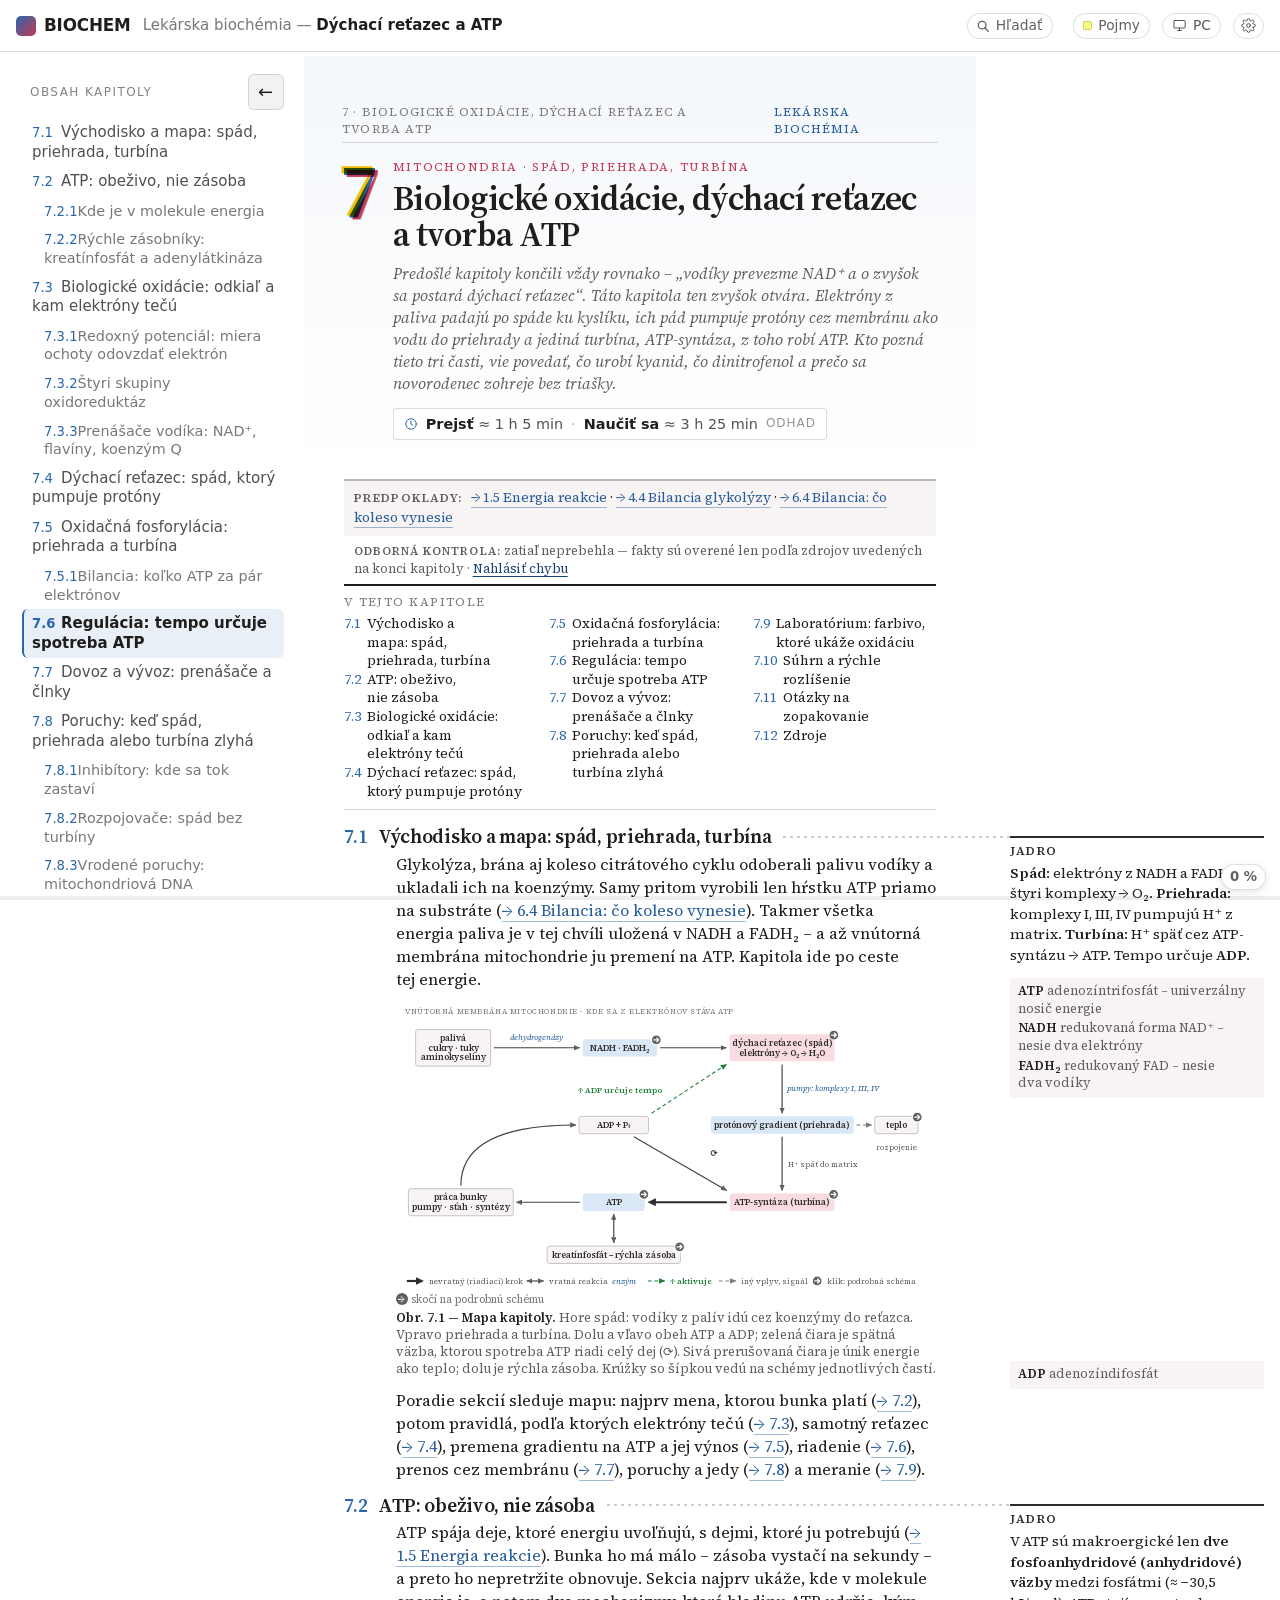
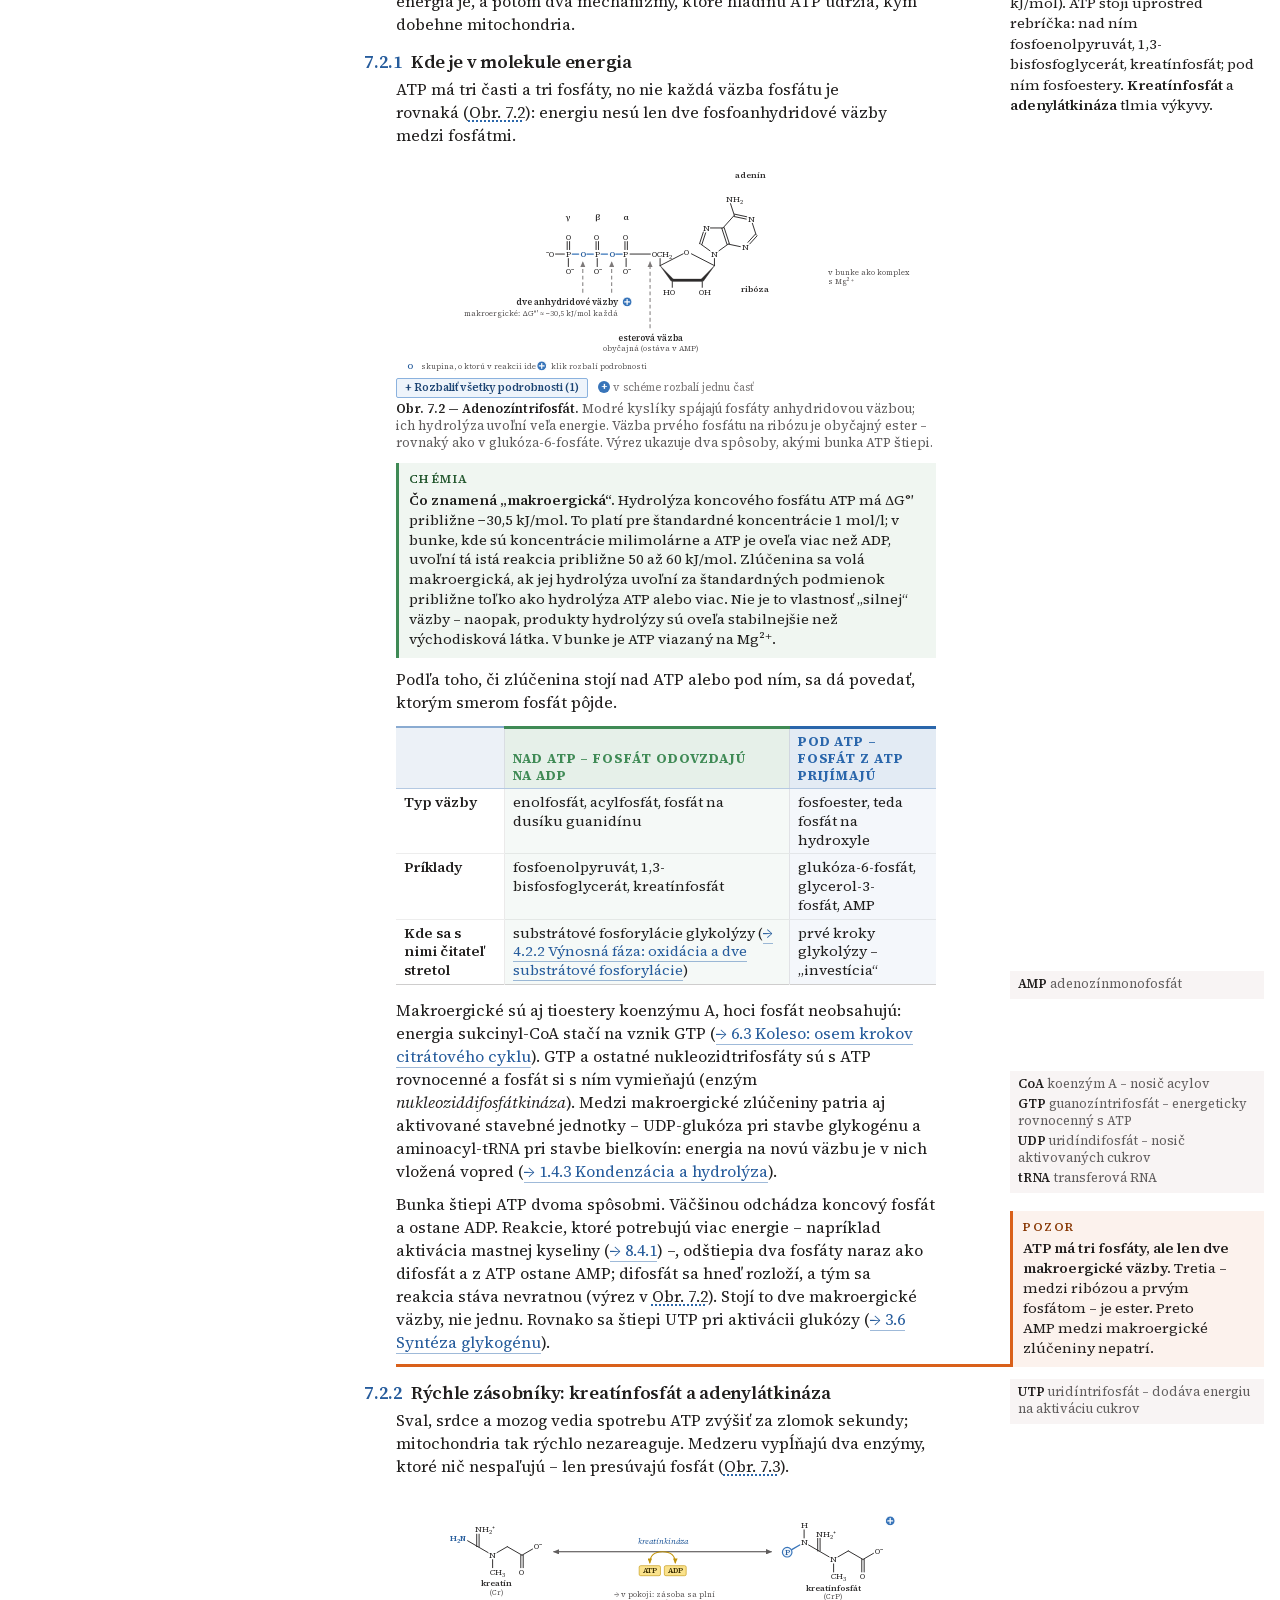
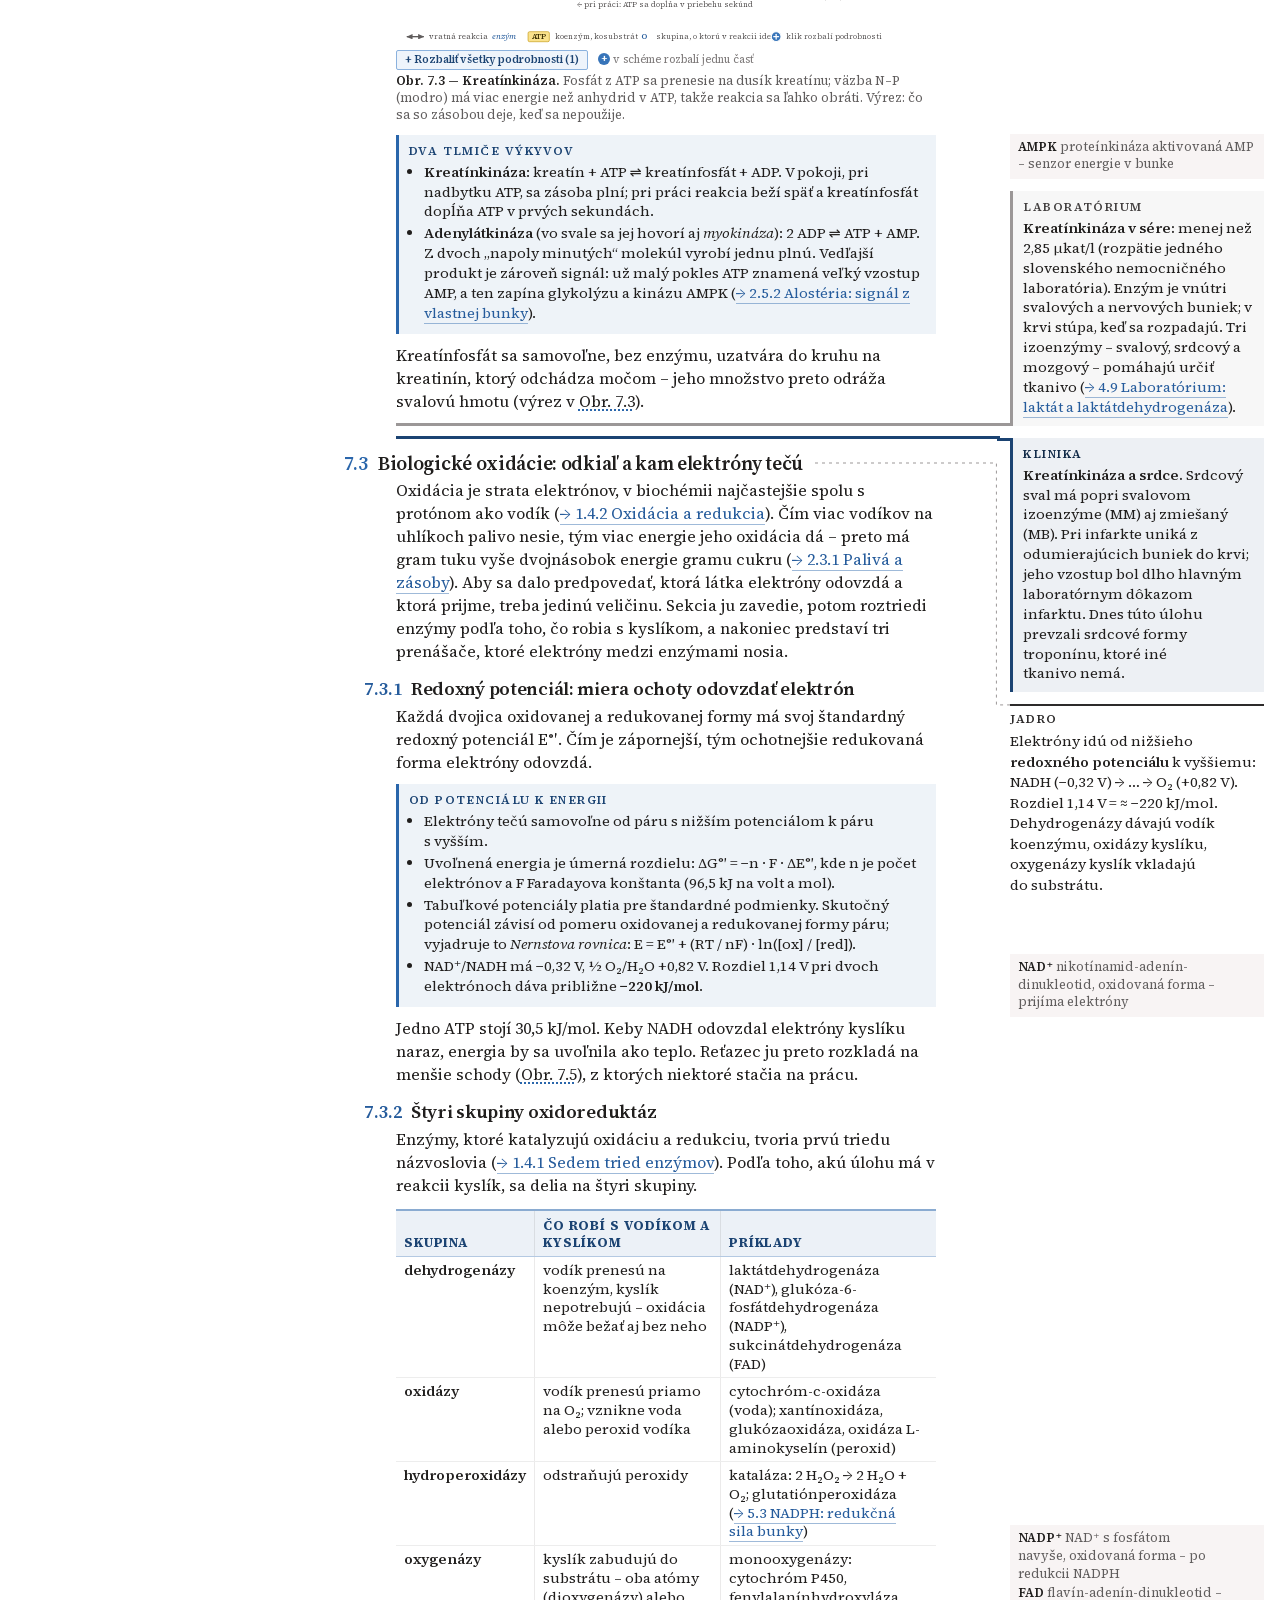
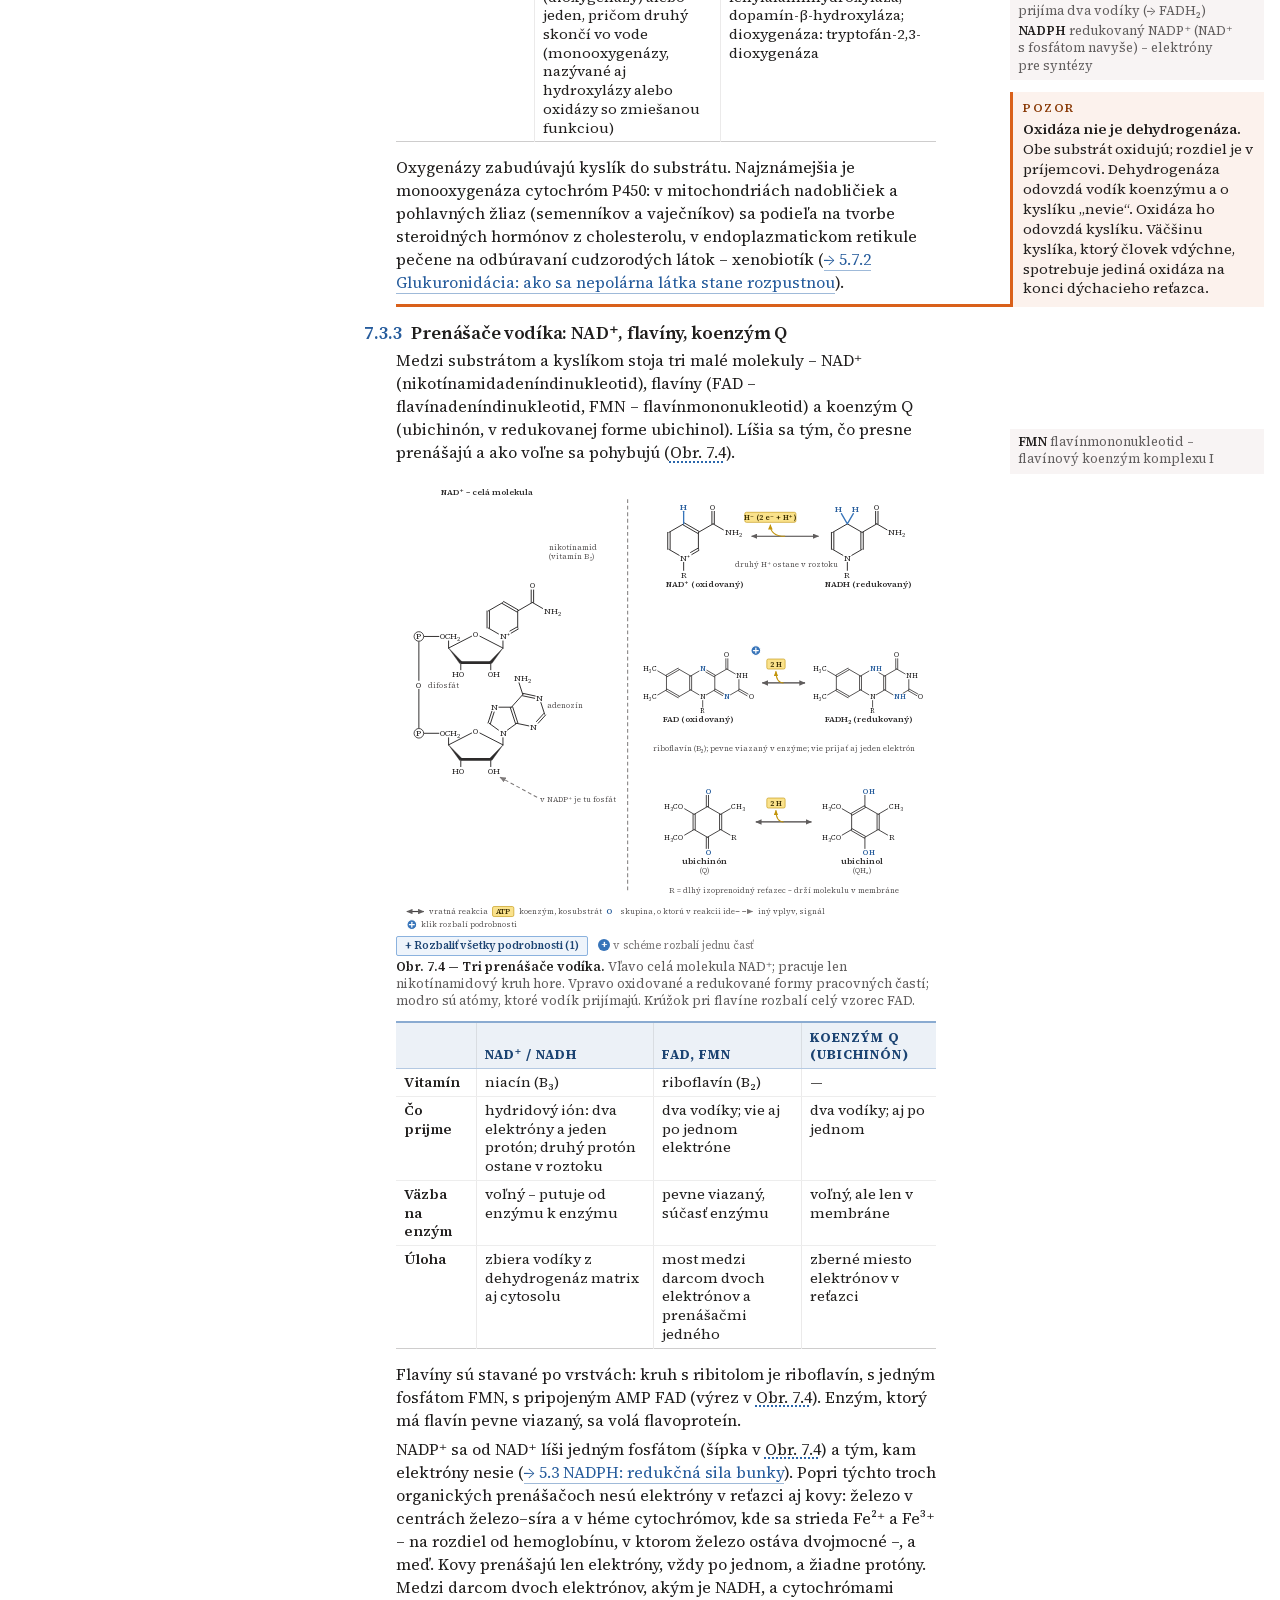
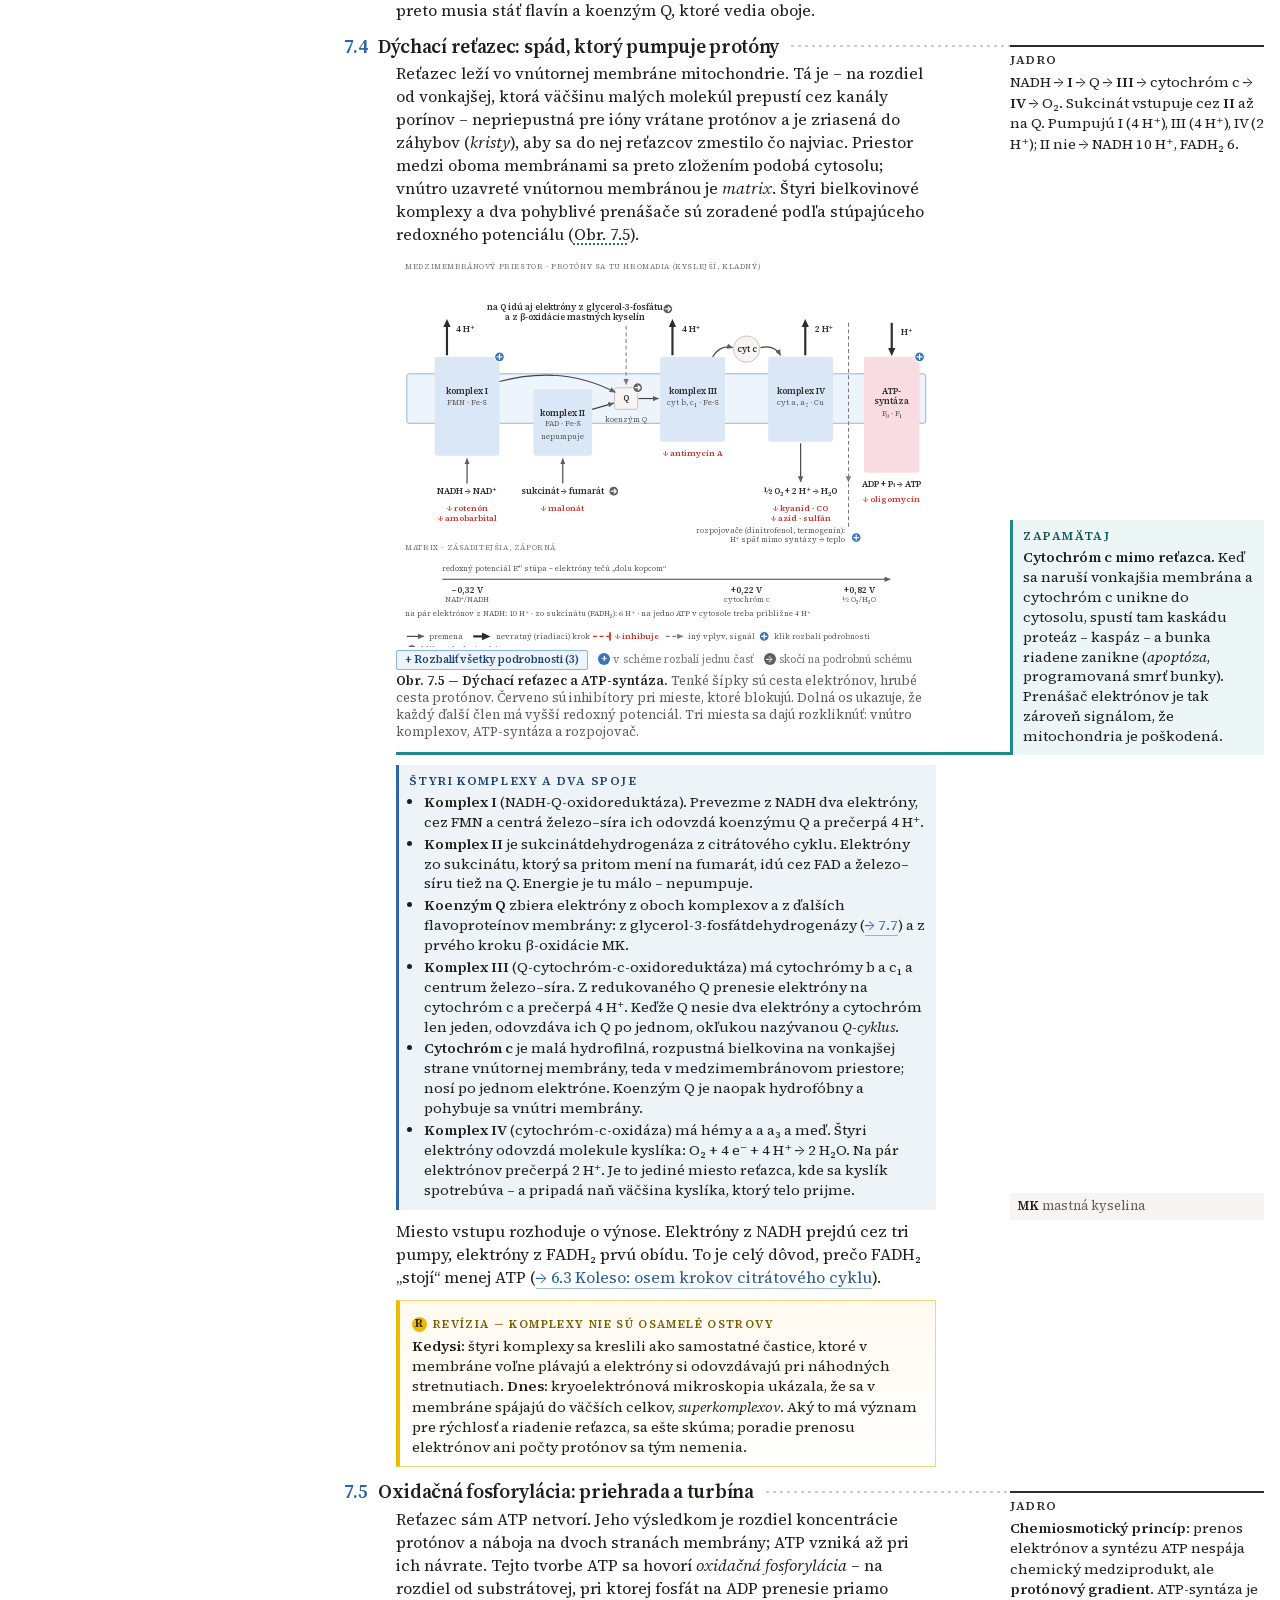
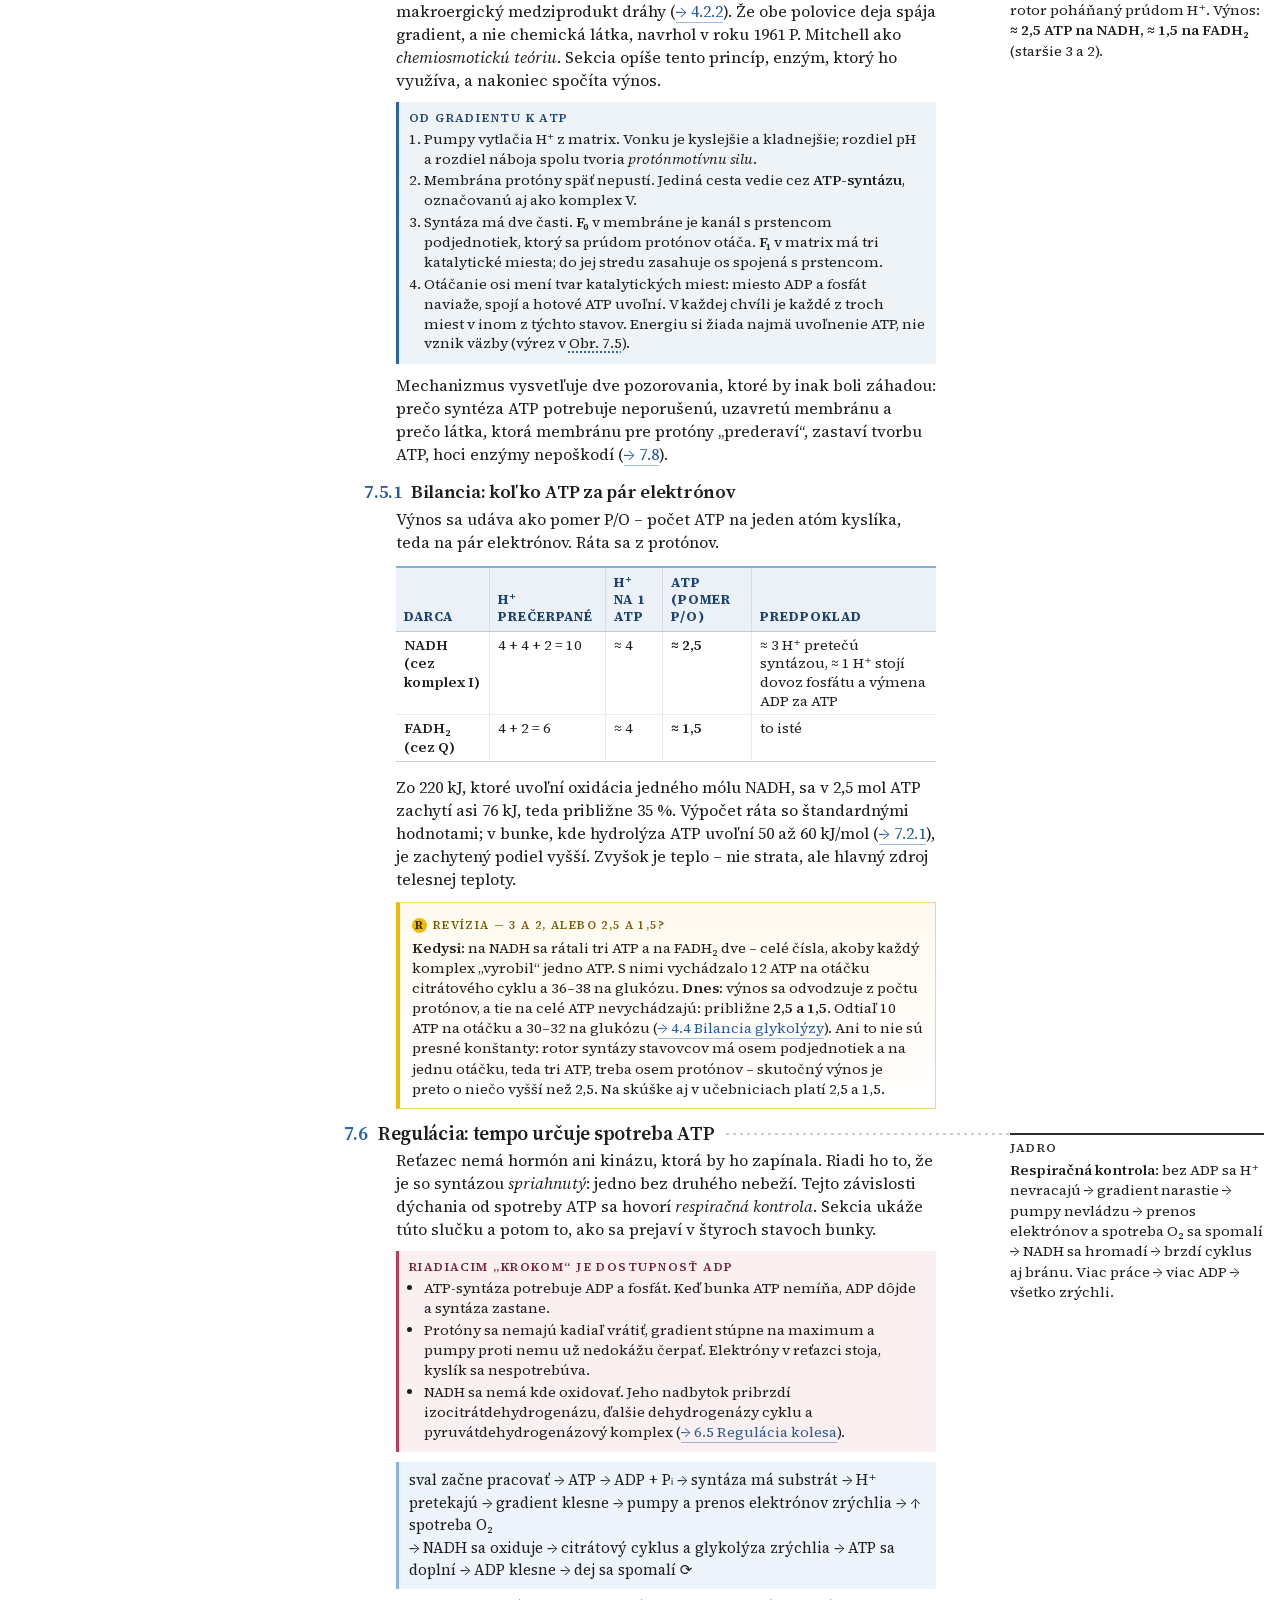
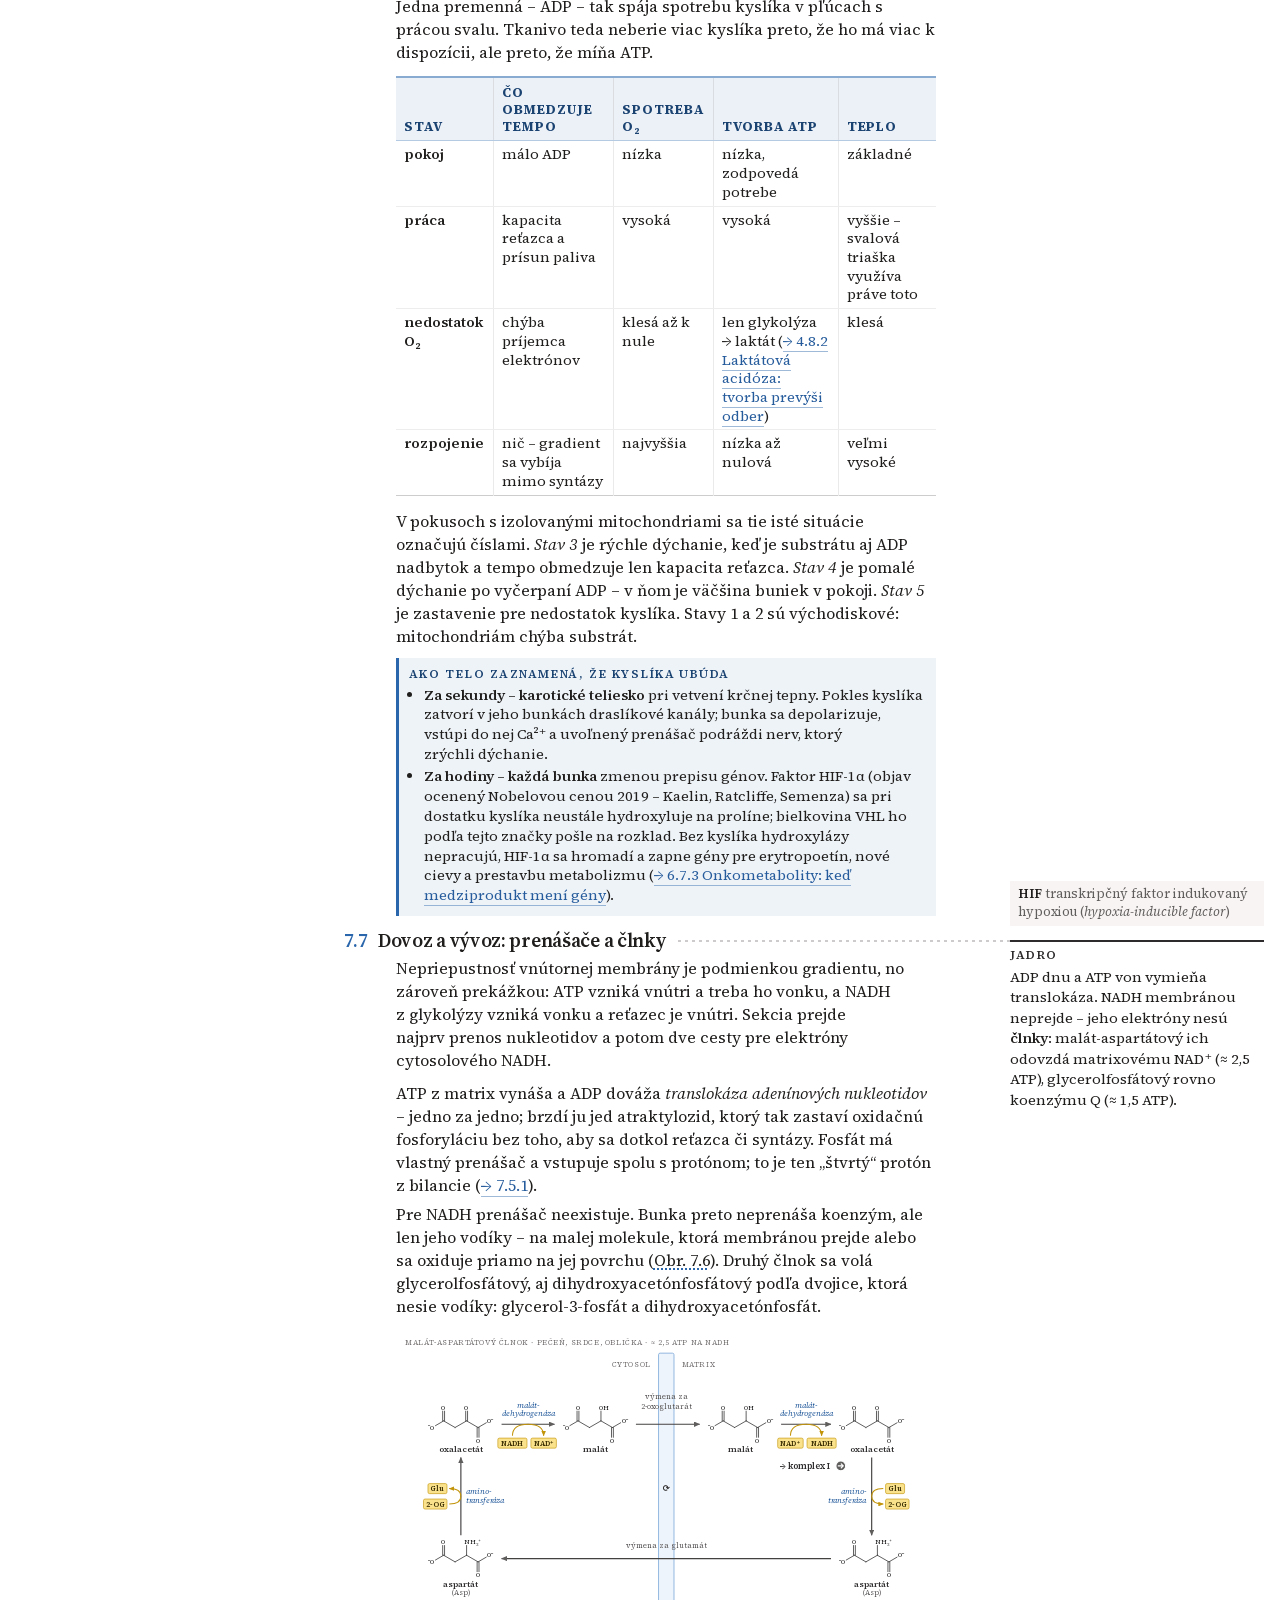
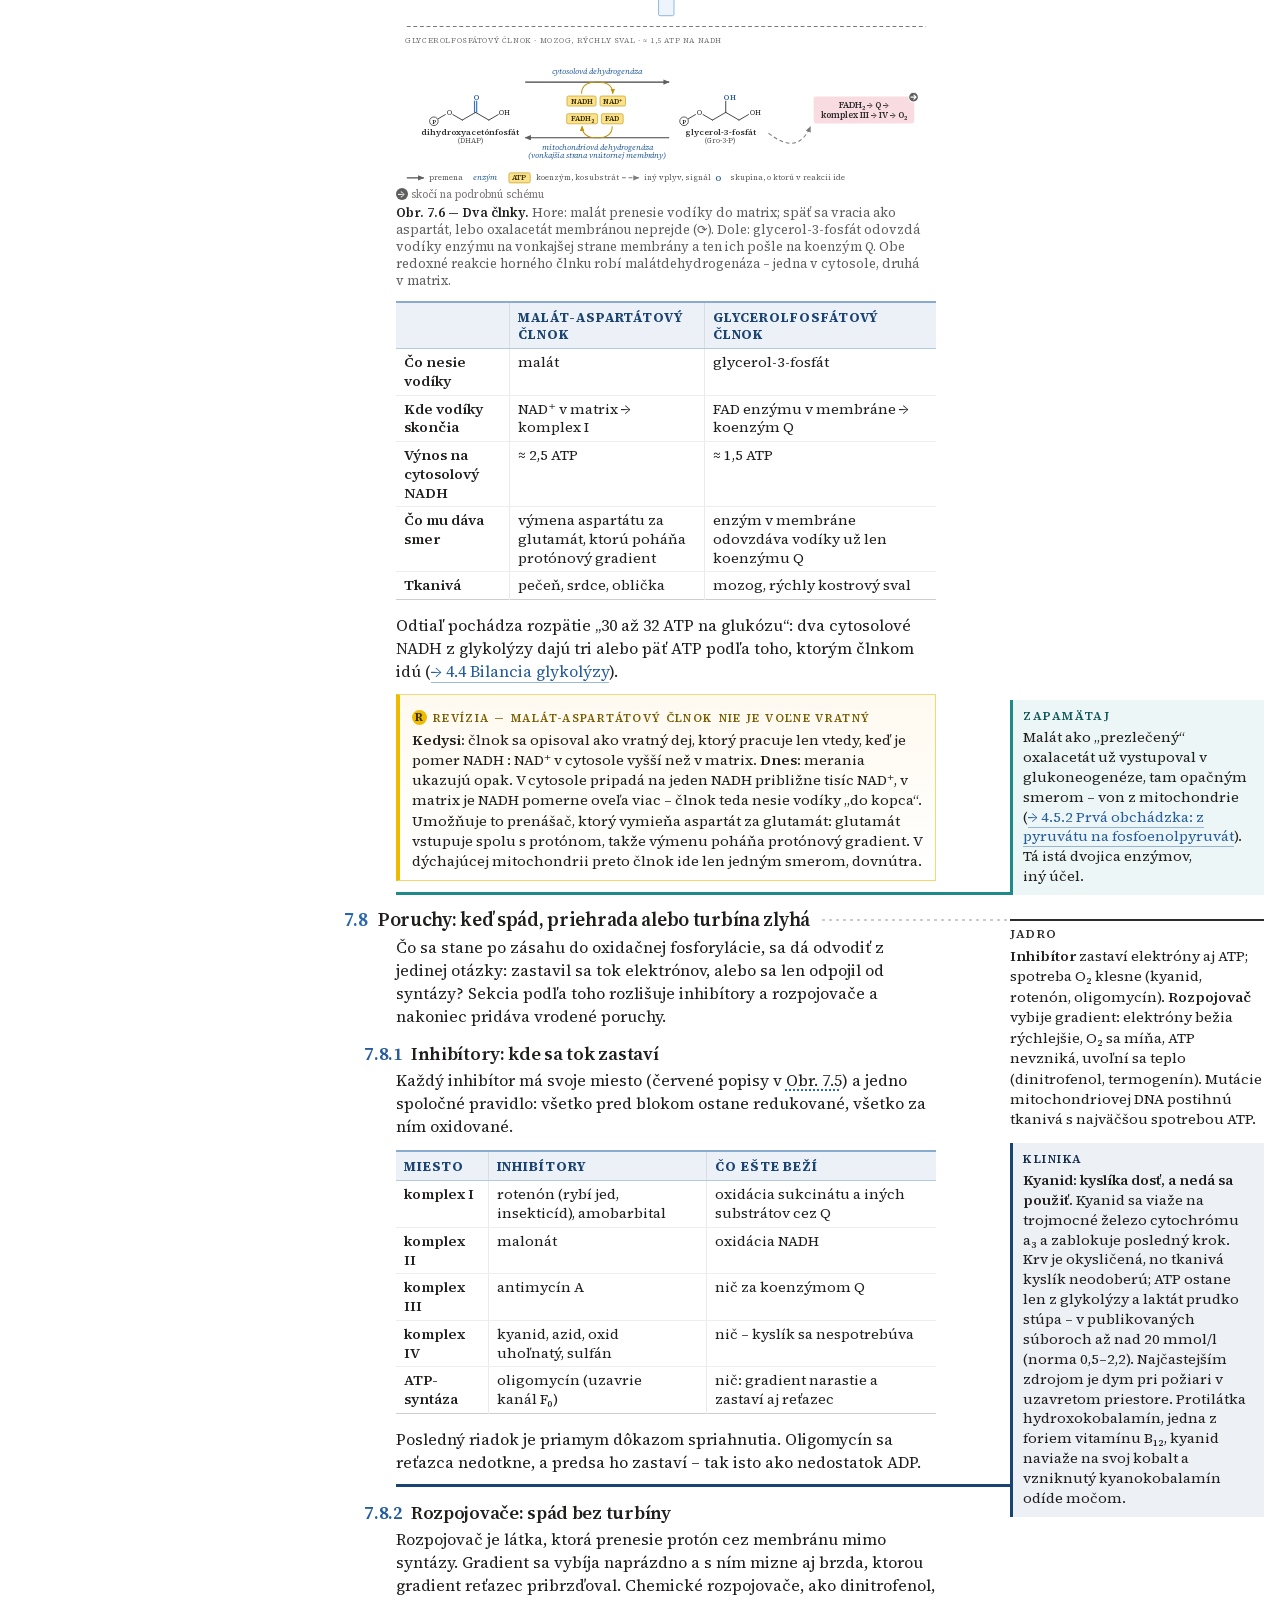
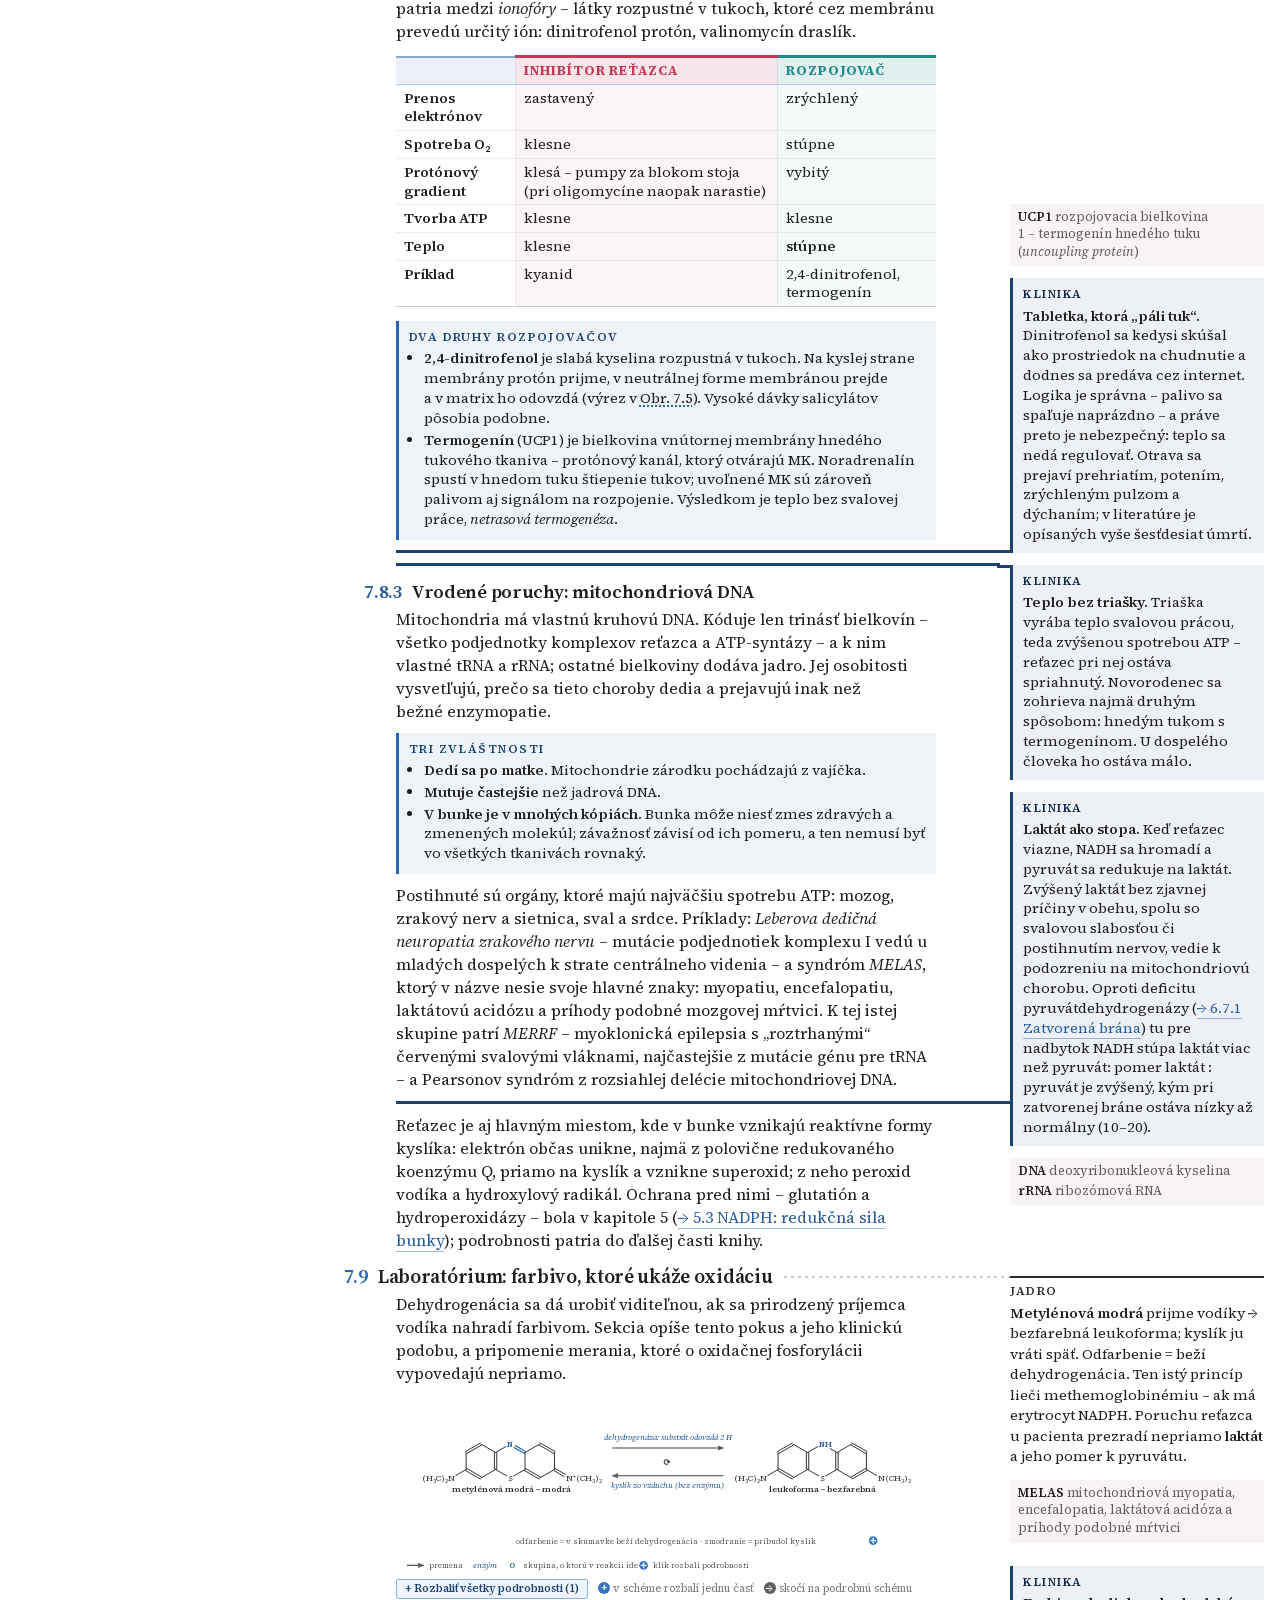
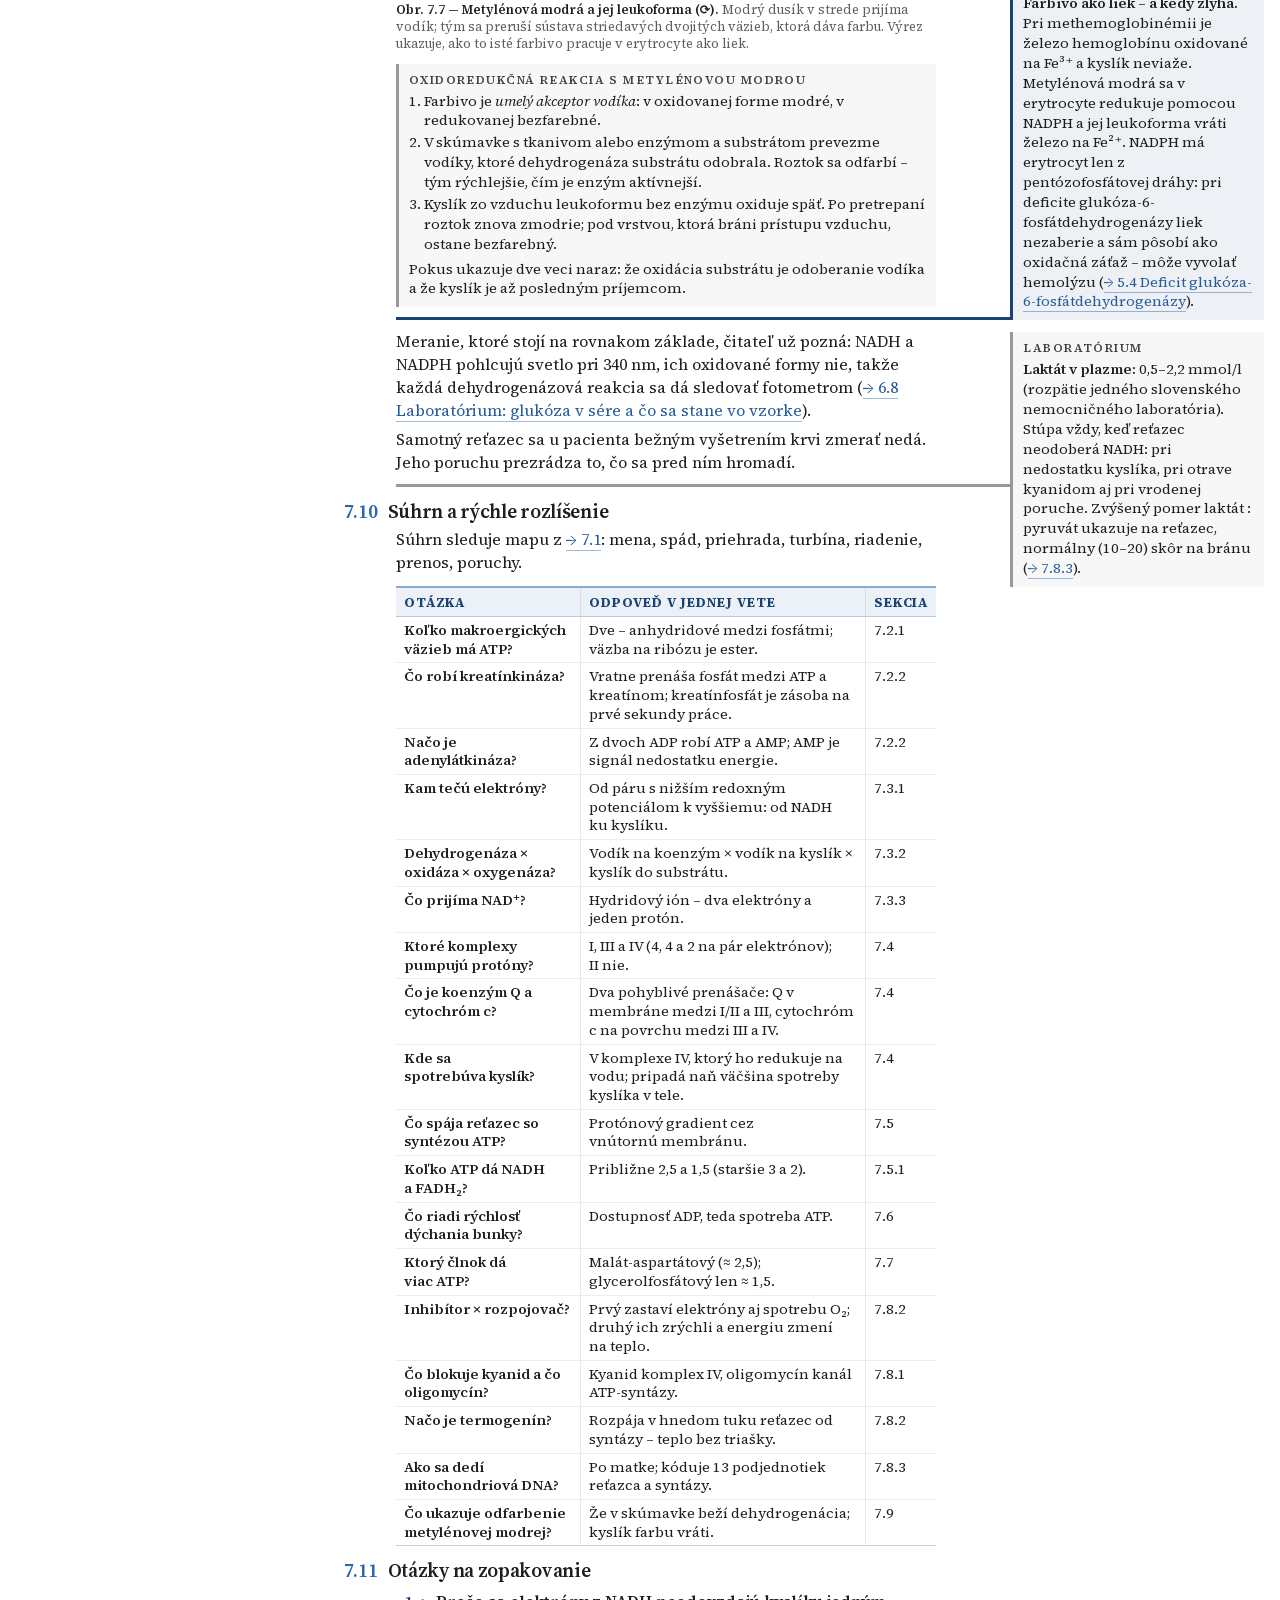
<file: chapters/07_biologicke_oxidacie.html>
<!DOCTYPE html>
<html lang="sk">
<head>
<meta charset="utf-8">
<meta name="viewport" content="width=device-width, initial-scale=1">
<title>7 · Biologické oxidácie, dýchací reťazec a tvorba ATP</title>
<script>/* stránka v náhľade (assets/js/peek.js) — skryť hlavičku skôr, než sa vykreslí */if(/[?&]embed=/.test(location.search))document.documentElement.classList.add("pk-embed")</script>
<script>/* pri F5/Späť ukázať stránku až na obnovenej pozícii (peek.js odkryje; poistka 2 s) */(function(){try{var h=document.documentElement,n=performance.getEntriesByType("navigation")[0],t=n&&n.type,s=location.search;if(/[?&]y=[1-9]/.test(s)||(!/[?&]embed=/.test(s)&&(t==="reload"||t==="back_forward")&&parseInt(sessionStorage.getItem("pk-y:"+location.pathname),10)>0)){h.classList.add("pk-restoring");setTimeout(function(){h.classList.remove("pk-restoring")},2000)}}catch(e){}})()</script>
<script>/* úvodné načítanie (assets/js/peek.js): pf-intro vždy (okrem náhľadu, maximalizácie z náhľadu ?ni=1 a zníženého pohybu); pf-mid, keď sa kapitola otvára uprostred (F5/Späť na uloženej pozícii, ?y=, odkaz na sekciu) */(function(){try{var h=document.documentElement,s=location.search,n=performance.getEntriesByType("navigation")[0],t=n&&n.type;if(/[?&](embed|ni)=/.test(s)||(window.matchMedia&&matchMedia("(prefers-reduced-motion: reduce)").matches))return;h.classList.add("pf-intro");if(/[?&]y=[1-9]/.test(s)||location.hash.length>1||((t==="reload"||t==="back_forward")&&parseInt(sessionStorage.getItem("pk-y:"+location.pathname),10)>0))h.classList.add("pf-mid");setTimeout(function(){h.classList.remove("pf-intro","pf-hero","pf-go","pf-mid")},8000)}catch(e){}})()</script>
<script>/* skrytý bočný obsah (assets/js/toc-collapse.js) — zapnúť pred vykreslením, nech stránka neblikne */try{if(localStorage.getItem("pf-toc-collapsed")==="1")document.documentElement.classList.add("toc-collapsed")}catch(e){}</script>
<script src="../assets/js/view-early.js"></script>
<link rel="stylesheet" href="../assets/fonts/fonts.css">
<link rel="stylesheet" href="../assets/styles/site.css">
<link rel="stylesheet" href="../assets/styles/glossary.css">
<link rel="stylesheet" href="../assets/styles/view-toggle.css">
<style>
/* ══ Broadsheet — design-system tokens ══════════════════════════════════ */
:root{
  --color-bg:#f3f2f2;
  --color-surface:#eae9e9;
  --color-text:#201e1d;
  --color-accent:#0088b0;
  --color-accent-2:#d6006c;
  --color-divider:color-mix(in srgb,#201e1d 16%,transparent);

  --color-neutral-100:#f8f4f4; --color-neutral-200:#eae7e7; --color-neutral-300:#d7d3d3;
  --color-neutral-400:#bab6b6; --color-neutral-500:#9b9797; --color-neutral-600:#7d7979;
  --color-neutral-700:#605d5d; --color-neutral-800:#444141; --color-neutral-900:#2d2b2b;

  --color-accent-100:#e9f8ff; --color-accent-200:#cbeeff; --color-accent-300:#99e0ff;
  --color-accent-400:#62c5ee; --color-accent-500:#38a6cf; --color-accent-600:#1186ac;
  --color-accent-700:#006786; --color-accent-800:#004961; --color-accent-900:#0a303e;

  --color-accent-2-100:#fff1f4; --color-accent-2-200:#ffdee6; --color-accent-2-300:#ffc0d0;
  --color-accent-2-400:#ff90b1; --color-accent-2-500:#ff458e; --color-accent-2-600:#d82071;
  --color-accent-2-700:#aa0b56; --color-accent-2-800:#790e3d; --color-accent-2-900:#4b1528;

  --color-process-yellow:#edbb00;

  --font-heading:"Source Serif 4",system-ui,serif;
  --font-heading-weight:600;
  --font-body:"Source Serif 4",system-ui,serif;
  --font-mono:ui-monospace,"SF Mono",Menlo,Consolas,monospace;

  --space-1:5px; --space-2:10px; --space-3:15px; --space-4:20px; --space-6:30px; --space-8:40px;
  --radius-sm:1px; --radius-md:2px; --radius-lg:4px;

  --shadow-sm:0 1px 2px color-mix(in srgb,#2d2b2b 14%,transparent);
  --shadow-md:0 3px 10px color-mix(in srgb,#2d2b2b 16%,transparent);
  --shadow-lg:0 12px 32px color-mix(in srgb,#2d2b2b 22%,transparent);
}
*,*::before,*::after{box-sizing:border-box}
html{-webkit-text-size-adjust:100%}
body{margin:0;background:#fff;color:var(--color-text);font-family:var(--font-body);
  font-size:calc(15px*var(--z,1));line-height:1.55;font-weight:400;padding:0}
h1,h2,h3,h4,h5,h6{font-family:var(--font-heading);font-weight:var(--font-heading-weight);
  line-height:1.12;letter-spacing:-0.015em;margin:0 0 var(--space-2)}
p{margin:0 0 var(--space-3)}
a{color:var(--color-accent);text-underline-offset:3px}
img{display:block;max-width:100%}
figure{margin:0}
figcaption{font-size:calc(11px*var(--z,1));margin-top:var(--space-1);
  color:color-mix(in srgb,var(--color-text) 55%,transparent)}
.text-muted{color:color-mix(in srgb,var(--color-text) 55%,transparent)}
:focus{outline:none}
:focus-visible{outline:2px solid var(--color-accent);outline-offset:2px}
::selection{background:color-mix(in srgb,var(--color-accent) 30%,transparent)}
.hr{height:1px;border:0;margin:var(--space-4) 0;background:var(--color-divider)}

/* — tables — */
.table{width:100%;border-collapse:collapse;font-size:calc(14px*var(--z,1))}
.table th{text-align:left;font-size:calc(11px*var(--z,1));letter-spacing:0.08em;text-transform:uppercase;
  color:color-mix(in srgb,var(--color-text) 60%,transparent);
  padding:var(--space-2);border-bottom:1px solid var(--color-divider)}
.table td{padding:var(--space-2);
  border-bottom:1px solid color-mix(in srgb,var(--color-text) 8%,transparent)}
.table tbody tr:hover{background:color-mix(in srgb,var(--color-text) 4%,transparent)}

/* — tags — */
.tag{display:inline-flex;align-items:center;font-size:calc(11px*var(--z,1));letter-spacing:0.02em;
  padding:3px 10px;border-radius:calc(var(--radius-md)*0.75)}
.tag-accent{background:var(--color-accent-100);color:var(--color-accent-800)}
.tag-accent-2{background:var(--color-accent-2-100);color:var(--color-accent-2-800)}
.tag-neutral{background:var(--color-neutral-100);color:var(--color-neutral-800)}

/* — the plate numeral: three process inks, no black plate — */
.cmyk-num{--cmyk-num-ground:var(--color-bg);position:relative;width:fit-content;
  line-height:0.9;font-feature-settings:"pnum" 1;
  padding:0.12em;margin:-0.12em}
.cmyk-num .paper{color:var(--color-bg);
  text-shadow:0.036em 0.025em 0 var(--color-bg),-0.031em -0.023em 0 var(--color-bg)}
.cmyk-num .plate{position:absolute;inset:0.12em;mix-blend-mode:multiply}
.cmyk-num .plate-c{color:var(--color-accent)}
.cmyk-num .plate-m{color:var(--color-accent-2);translate:0.036em 0.025em}
.cmyk-num .plate-y{color:var(--color-process-yellow);translate:-0.031em -0.023em}

/* ══ doc-page — the printed sheet ═══════════════════════════════════════ */
.page{--color-bg:#fff;margin:0 auto;background:#fff;
  padding:50px;box-shadow:none;border:0;
  font-size:calc(13.5px*var(--z,1));line-height:1.42;text-wrap:pretty}
.page p{margin:0 0 6px;orphans:3;widows:3}
.page ul,.page ol{margin:0 0 6px;padding-left:15px}
.page li{margin:0 0 2px;orphans:3;widows:3}
.page table.table{font-size:calc(12px*var(--z,1));line-height:1.3}
.page table.table th,.page table.table td{padding:3px 8px 3px 0;vertical-align:top}
.keep{break-inside:avoid}
.page sup{font-size:calc(9px*var(--z,1));line-height:0}

.running-head{display:flex;justify-content:space-between;align-items:baseline;
  font-size:calc(10px*var(--z,1));letter-spacing:0.1em;text-transform:uppercase;color:var(--color-neutral-600);
  padding-bottom:4px;border-bottom:1px solid var(--color-neutral-300);margin-bottom:14px}
.running-foot{display:flex;justify-content:space-between;align-items:baseline;
  font-size:calc(10px*var(--z,1));color:var(--color-neutral-600);
  padding-top:4px;border-top:1px solid var(--color-neutral-300);margin-top:22px}

/* — chapter opener — */
.opener{display:flex;align-items:flex-start;gap:18px;margin-bottom:10px}
.opener .num{font-family:var(--font-heading);font-size:calc(64px*var(--z,1));font-weight:600;
  letter-spacing:-0.03em;--cmyk-num-ground:#fff}
.eyebrow{font-size:calc(10px*var(--z,1));letter-spacing:0.14em;text-transform:uppercase;
  color:var(--color-accent-2);margin-bottom:4px}
.opener h1{font-size:calc(29px*var(--z,1));line-height:1.05;font-weight:600;letter-spacing:-0.015em}
.standfirst{margin:6px 0 0;font-size:calc(13px*var(--z,1));font-style:italic;
  color:var(--color-neutral-700);max-width:46em}

/* — contents block — */
.contents{column-count:3;column-gap:22px;font-size:calc(11.5px*var(--z,1));line-height:1.35;padding:8px 0;
  border-top:2px solid var(--color-text);border-bottom:1px solid var(--color-neutral-300);
  margin-bottom:16px}
.contents .label{column-span:all;font-size:calc(10px*var(--z,1));letter-spacing:0.12em;text-transform:uppercase;
  color:var(--color-neutral-600);margin-bottom:5px}
.contents .row{display:flex;gap:6px;break-inside:avoid}
.contents .row span:first-child{color:var(--color-accent);font-variant-numeric:tabular-nums}

/* — numbered sections — */
.sec-h{display:flex;gap:10px;font-size:calc(16px*var(--z,1));font-weight:600;margin:0 0 5px}
.sec-h .n{color:var(--color-accent);font-variant-numeric:tabular-nums}
.sec-body{padding-left:calc(2.6em + 10px);margin-bottom:14px}
.sub-h{font-size:calc(15.5px*var(--z,1));font-weight:600;margin:16px 0 5px -1.7em}
.sub-h .n{color:var(--color-accent-700);font-variant-numeric:tabular-nums;margin-right:8px}
.micro{font-size:calc(11px*var(--z,1));letter-spacing:0.1em;text-transform:uppercase;
  color:var(--color-neutral-600);margin-bottom:4px}

/* — callouts — */
.flag{margin:10px 0;padding:8px 10px;background:var(--color-accent-2-100);
  border-left:3px solid var(--color-accent-2)}
.flag .label{font-size:calc(10px*var(--z,1));letter-spacing:0.12em;text-transform:uppercase;
  color:var(--color-accent-2-800);margin-bottom:3px}
.flag .body{font-size:calc(12px*var(--z,1));line-height:1.38;color:var(--color-accent-2-900)}
.flag .body p{margin:0 0 5px}.flag .body p:last-child{margin:0}

.note{margin:10px 0;padding:8px 10px;background:var(--color-accent-100);
  border-left:3px solid var(--color-accent)}
.note .label{font-size:calc(10px*var(--z,1));letter-spacing:0.12em;text-transform:uppercase;
  color:var(--color-accent-800);margin-bottom:3px}
.note .body{font-size:calc(12px*var(--z,1));line-height:1.38;color:var(--color-accent-900)}
.note .body p{margin:0 0 5px}.note .body p:last-child{margin:0}

.plain{margin:10px 0;padding:8px 10px;background:var(--color-neutral-100);
  border-left:3px solid var(--color-neutral-400)}
.plain .label{font-size:calc(10px*var(--z,1));letter-spacing:0.12em;text-transform:uppercase;
  color:var(--color-neutral-700);margin-bottom:3px}
.plain .body{font-size:calc(12px*var(--z,1));line-height:1.38;color:var(--color-neutral-900)}
.plain .body p{margin:0 0 5px}.plain .body p:last-child{margin:0}

/* — REVÍZIA block (CLAUDE.md §1.3, značka [R]) ————————————————————————
   Zámerne NIE .note/.flag/.plain: site.js tie tri triedy vyplaví do
   bočného stĺpca ako poznámky na okraji, a revízia patrí do hlavného
   toku textu — je to obsah, nie komentár. Preto vlastná trieda.        */
.rev{margin:11px 0;padding:9px 12px;break-inside:avoid;
  background:linear-gradient(180deg,#fffaf0,#fff);
  border:1px solid color-mix(in srgb,var(--color-process-yellow) 55%,transparent);
  border-left:4px solid var(--color-process-yellow)}
.rev .label{display:inline-flex;align-items:center;gap:6px;
  font-size:calc(9.5px*var(--z,1));letter-spacing:0.12em;text-transform:uppercase;
  color:#7a5c00;margin-bottom:4px;font-weight:600}
.rev .label .r{display:inline-flex;align-items:center;justify-content:center;
  width:15px;height:15px;border-radius:50%;background:var(--color-process-yellow);
  color:#3d2e00;font-size:calc(9px*var(--z,1));font-weight:700;letter-spacing:0}
.rev .body{font-size:calc(12px*var(--z,1));line-height:1.4}
.rev .body p{margin:0 0 5px}.rev .body p:last-child{margin:0}
.rev table.table{margin:6px 0 5px}

/* — mechanism diagram in the press's own monospace — */
.diagram{font-family:var(--font-mono);font-size:calc(10px*var(--z,1));line-height:1.35;
  background:var(--color-surface);border-left:2px solid var(--color-neutral-400);
  padding:9px 11px;margin:9px 0;overflow-x:auto;white-space:pre;
  color:var(--color-neutral-900);border-radius:var(--radius-sm)}

/* — kaskáda v riadku a rozvetvenie (CLAUDE.md §2.5) — */
.chain{font-size:calc(12.5px*var(--z,1));line-height:1.5;margin:8px 0;padding:7px 10px;
  background:var(--color-accent-100);border-left:3px solid var(--color-accent-400)}
.chain b{color:var(--color-accent-800)}
.fork{display:grid;grid-template-columns:repeat(auto-fit,minmax(150px,1fr));gap:10px;
  margin:9px 0;font-size:calc(12px*var(--z,1));line-height:1.38}
.fork>div{padding:7px 9px;background:var(--color-neutral-100);
  border-top:2px solid var(--color-neutral-400)}
.fork>div b{display:block;margin-bottom:2px;color:var(--color-neutral-900)}

/* — charts — */
.chart{margin:12px 0;break-inside:avoid;max-width:700px}
.chart svg{width:100%;height:auto;display:block;font-family:var(--font-body)}
.chart figcaption{font-size:calc(10.5px*var(--z,1));line-height:1.35;margin-top:4px;color:var(--color-neutral-700)}
.chart figcaption b{color:var(--color-text)}
.chart .ax{stroke:var(--color-neutral-400);stroke-width:1}
.chart .grid{stroke:var(--color-neutral-300);stroke-width:1;stroke-dasharray:2 3}
.chart .ser{fill:none;stroke-width:2;stroke-linejoin:round;stroke-linecap:round}
.chart .s-c{stroke:var(--color-accent)}
.chart .s-m{stroke:var(--color-accent-2)}
.chart .s-k{stroke:var(--color-neutral-700)}
.chart .f-c{fill:var(--color-accent);opacity:.13}
.chart .f-m{fill:var(--color-accent-2);opacity:.13}
.chart .band-c{fill:var(--color-accent-100)}
.chart .band-m{fill:var(--color-accent-2-100)}
.chart .tick{font-size:9.5px;fill:var(--color-neutral-600);font-variant-numeric:tabular-nums}
.chart .lbl{font-size:10.5px;fill:var(--color-neutral-800)}
.chart .lbl-c{font-size:10.5px;fill:var(--color-accent-700)}
.chart .lbl-m{font-size:10.5px;fill:var(--color-accent-2-700)}
.chart .cap{font-size:9.5px;fill:var(--color-neutral-600);letter-spacing:.08em;text-transform:uppercase}
.chart .mark{stroke:var(--color-neutral-800);stroke-width:1;stroke-dasharray:3 3}
.chart .bar-c{fill:var(--color-accent-500)}
.chart .bar-m{fill:var(--color-accent-2-500)}

/* — krížové odkazy (CLAUDE.md §3.1) ————————————————————————————————————
   a.xref  = odkaz na kapitolu, ktorá už existuje. Ostáva skutočným
             <a href>, takže funguje aj bez JS a bez shellu; keď pribudne
             split.js, otvorí sa vedľa v druhom paneli.
   .xref-soon = tá istá informácia pre kapitolu, ktorá ešte nie je
             napísaná. Zámerne NIE <a>: mŕtvy odkaz je horší než žiadny.
             Text nesie číslo aj názov, takže dáva zmysel aj v tlači.   */
.xref{color:var(--color-accent-700);text-decoration:none;
  border-bottom:1px solid color-mix(in srgb,var(--color-accent) 45%,transparent);
  white-space:nowrap}
.xref:hover{background:var(--color-accent-100);border-bottom-color:var(--color-accent)}
.xref-soon{color:var(--color-neutral-600);
  border-bottom:1px dotted var(--color-neutral-400);white-space:nowrap;cursor:help}

.deps,.next{font-size:calc(11.5px*var(--z,1));line-height:1.5;margin:0 0 10px;padding:7px 10px;
  background:var(--color-neutral-100);border-top:2px solid var(--color-neutral-400)}
.deps b,.next b{font-size:calc(10px*var(--z,1));letter-spacing:.1em;text-transform:uppercase;
  color:var(--color-neutral-700);margin-right:6px}
.next{border-top-color:var(--color-accent);background:var(--color-accent-100);margin:16px 0 0}
.next b{color:var(--color-accent-800)}

/* — two/three column content blocks — */
.cols-2{display:grid;grid-template-columns:repeat(2,1fr);gap:16px;
  font-size:calc(12.5px*var(--z,1));line-height:1.35}
.cols-3{display:grid;grid-template-columns:repeat(3,1fr);gap:16px;
  font-size:calc(12.5px*var(--z,1));line-height:1.35}
.flow-2{column-count:2;column-gap:22px;font-size:calc(12.5px*var(--z,1));line-height:1.38}

.lede{font-size:calc(12.5px*var(--z,1));color:var(--color-neutral-700)}
b,strong{font-weight:600}
.tnum{font-variant-numeric:tabular-nums}

@media screen and (min-width:981px){
  .sec-h,.sub-h,.micro,.hr,.diagram,.chart,.table,.running-foot,
  .cols-2,.cols-3,.flow-2,.note,.flag,.plain,.rev,.fork,.chain{clear:both}
  .sec-body::after{content:"";display:block;clear:both}
}

@media (max-width:820px){
  body{padding:0}
  .page{padding:20px 16px}
  .contents{column-count:2}
  .cols-3,.cols-2,.flow-2{grid-template-columns:1fr;column-count:1;display:block}
  .cols-3>div,.cols-2>div{margin-bottom:12px}
  .sec-body{padding-left:0}
  .sub-h{margin-left:0}
  .opener{gap:12px}
  .opener .num{font-size:calc(46px*var(--z,1))}
  .table{display:block;overflow-x:auto}
  .chart{overflow-x:auto}
  .chart svg{max-width:none;min-width:100%}
  .xref,.xref-soon{white-space:normal}
}
@media print{
  body{background:#fff;padding:0}
  .page{max-width:none;padding:0.7in}
  .diagram{overflow:visible}
  .cols-2,.cols-3{display:block}
  .cols-2>div,.cols-3>div{margin-bottom:8px}
  .flow-2{column-count:1}
  .contents{column-count:1}
  .xref{color:#000;border-bottom:0}
  .xref-soon{color:#444;border-bottom:0}
  .rev{background:#fff;border:1px solid #999;border-left:4px solid #999}
}
@media (prefers-reduced-motion:reduce){*{animation:none!important;transition:none!important}}
/* — doplnky pre generované kapitoly (tools/build.js) — */
.src p,.src li{font-size:calc(11.5px*var(--z,1));line-height:1.4}
.src ul{padding-left:16px}
.src .micro{font-size:calc(10px*var(--z,1))}
figure.keep>.diagram{margin:9px 0 3px}
figure.keep>figcaption{font-size:calc(10.5px*var(--z,1));line-height:1.35;color:var(--color-neutral-700);margin:0 0 9px}
figure.keep>figcaption b{color:var(--color-text)}
.page code{font-family:var(--font-mono);font-size:.92em}
.chart .bx{fill:var(--color-neutral-200)}
.chart .bx-c{fill:var(--color-accent-200)}
.chart .bx-m{fill:var(--color-accent-2-200)}
.chart .bx-k{fill:var(--color-neutral-100);stroke:var(--color-neutral-400)}

/* ══ farebné boxy = vrstvy výkladu (CLAUDE.md §1.1, §5.1); každá kniha používa svoju podmnožinu (book.json → boxes) ══
   Vlastné triedy (.box), NIE .note/.flag/.plain — tie site.js vyplavuje do
   okraja ako poznámky, kým boxy sú jadro textu.  --c = farba pásika,
   --cl = tmavší odtieň pre štítok (kontrast na tónovanom pozadí).        */
.box{--c:var(--color-neutral-500);--cl:var(--color-neutral-800);
  margin:10px 0;padding:8px 10px;break-inside:avoid;
  background:color-mix(in srgb,var(--c) 8%,#fff);border-left:3px solid var(--c)}
.box .label{font-size:calc(10px*var(--z,1));letter-spacing:.12em;text-transform:uppercase;font-weight:600;
  color:var(--cl);margin-bottom:3px}
.box .body{font-size:calc(12px*var(--z,1));line-height:1.38}
.box .body>*:last-child{margin-bottom:0}
.box .body p{margin:0 0 5px}
.box .body ul,.box .body ol{margin:0 0 5px}
.box .body table.table{margin:5px 0}
.k-mech{--c:var(--color-accent);--cl:var(--color-accent-800)}
.k-morf,.k-reg{--c:var(--color-accent-2);--cl:var(--color-accent-2-800)}
.k-detek,.k-lab,.k-kvant{--c:var(--color-neutral-500);--cl:var(--color-neutral-800)}
.k-klin{--c:var(--color-accent-800);--cl:var(--color-accent-900)}
.k-pozor{--c:#d9601a;--cl:#8a3b08}
.k-zap{--c:#1f8a8a;--cl:#0f5555}
.k-fyz,.k-chem{--c:#3f8a55;--cl:#24582f}
/* „Môžeš počuť“ – pojem alebo údaj z osnovy, ktorý sa nepodarilo doložiť: bez farebnej plochy, prerušovaný pásik */
.k-pocut{--c:var(--color-neutral-500);--cl:var(--color-neutral-700);background:none;border-left:2px dashed var(--color-neutral-500)}
.box.k-pocut .body{color:var(--color-neutral-800)}

/* ══ okraj stránky (CLAUDE.md §5.3) ═══════════════════════════════
   Jadro (hlavná myšlienka sekcie) a Skratky nie sú vrstva výkladu → bez farebnej
   plochy a bez ľavého pásika. Šírka pásika 0 zároveň znamená, že site.js k nim
   nekreslí čiaru cez text (čiara má hrúbku ľavého okraja poznámky).           */
.k-jadro{--cl:var(--color-neutral-900);background:none;border-left:0;
  border-top:2px solid var(--color-neutral-900);padding:5px 0 1px}
.k-jadro .body{line-height:1.42}
.k-skr{background:var(--color-neutral-100);border-left:0;padding:4px 8px;margin:3px 0 9px}
.box.k-skr .body{font-size:calc(10.5px*var(--z,1));line-height:1.4;color:var(--color-neutral-700)}
.k-skr .sk b{font-weight:600;color:var(--color-text)}
.k-skr .sk+.sk::before{content:"· "}
@media screen and (min-width:981px){
  /* na okraji jedna skratka na riadok; v texte (mobil, tlač) idú za sebou */
  .k-skr.side-note .sk{display:block;margin:0 0 2px}
  .k-skr.side-note .sk+.sk::before{content:none}
}
/* mobil: skratky rastú s ostatným písmom (blok na konci súboru ich pre vyššiu špecifickosť nezachytí) */
@media screen and (max-width:820px){.box.k-skr .body{font-size:calc(11.5px*var(--z,1))}}

/* ══ obrázky (rovnaké pravidlá vo všetkých knihách) ═
   --fw = najväčšia rozumná šírka zobrazenia; malý obrázok sa nerozmaže.   */
.fig{margin:11px auto;break-inside:avoid;max-width:min(100%,var(--fw,100%))}
.fig img{display:block;width:100%;height:auto;background:transparent;border:0;cursor:zoom-in}
.fig figcaption{font-size:calc(10.5px*var(--z,1));line-height:1.35;margin-top:4px;color:var(--color-neutral-700)}
.fig figcaption b{color:var(--color-text)}
.fig figcaption .src-link{display:inline-flex;align-items:center;gap:3px;
  color:var(--color-neutral-500);text-decoration:none}
.fig figcaption .src-link:hover{color:var(--color-accent);text-decoration:underline}
.fig figcaption .src-link svg{width:10px;height:10px;flex:none;
  fill:none;stroke:currentColor;stroke-width:1.8;stroke-linecap:round;stroke-linejoin:round}
.fig-row{display:flex;flex-wrap:wrap;align-items:flex-start;gap:14px;margin:11px 0}
.fig-row .fig{flex:var(--ar,1) 1 0;min-width:0;margin:0;max-width:none}
@media screen and (min-width:981px){
  .box,.fig,.fig-row{clear:both}
  .fig-row .fig{clear:none}
  /* obrázok obtekaný textom (md: titulok obrázka … | side [right] fw=340): vľavo alebo vpravo vedľa odseku;
     tabuľky, schémy, nadpisy a boxy ho neobtekajú */
  .fig.side{float:left;clear:both;width:min(38%,var(--fw,340px));margin:2px 22px 10px 0}
  .fig.side.right{float:right;margin:2px 0 10px 22px}
  .sec-h,.sub-h,.micro,.diagram,.chart,.table,.cols,.fork,.chain,.flow-2,.quiz,.contents{clear:both}
  .sec-body::after{content:"";display:block;clear:both}
}
@media (max-width:820px){
  .fig-row{display:block}
  .fig-row .fig{margin-bottom:12px;max-width:min(100%,var(--fw,100%))}
}
@media print{
  .box{background:#fff;border:1px solid #999;border-left:4px solid var(--c)}
  .box.k-jadro{border:0;border-top:1.5px solid #000}
  .box.k-skr{border:0}
  .fig figcaption .src-link{display:inline;color:#555}
  .fig figcaption .src-link svg{display:none}
  .fig figcaption .src-link[href]::after{content:" (" attr(href) ")";font-size:calc(8px*var(--z,1));word-break:break-all}
  .fig-row{display:block;overflow:hidden}
  .fig-row .fig{float:left;width:calc(50% - 8px);margin:0 0 10px}
  .fig-row .fig+.fig{float:right}
  /* tlačová strana je užšia než 981 px, obtekanie sa preto zapína zvlášť */
  .fig.side{float:left;clear:both;width:38%;margin:0 16px 8px 0}
  .fig.side.right{float:right;margin:0 0 8px 16px}
  .sec-body::after{content:"";display:block;clear:both}
}

/* ══ náhľad inej kapitoly (assets/js/peek.js) ═════════════════════
   Panel prekryje stred a pravý stĺpec; hlavička a ľavý obsah ostávajú.
   --pk-left / --pk-top dopočíta skript z polohy bočného panela a hlavičky.
   Maximalizácia = --pk-m → 0 (prechod na left/top/right/bottom, 0,5 s).   */
.pk-backdrop{position:fixed;z-index:44;left:var(--pk-left,0px);top:var(--pk-top,52px);right:0;bottom:0;
  background:rgba(32,28,40,.30);-webkit-backdrop-filter:blur(2px);backdrop-filter:blur(2px);
  opacity:0;transition:opacity .22s ease}
.pk-backdrop.pk-in{opacity:1}
.pk-backdrop.pk-max-on{opacity:0;transition:opacity .5s ease}
.pk{--pk-m:16px;--pk-ease:cubic-bezier(.4,0,.2,1);
  position:fixed;z-index:45;
  left:calc(var(--pk-left,0px) + var(--pk-m));top:calc(var(--pk-top,52px) + var(--pk-m));
  right:var(--pk-m);bottom:var(--pk-m);
  display:flex;flex-direction:column;overflow:hidden;
  background:#fff;border:1px solid var(--color-neutral-300);border-radius:12px;
  box-shadow:0 22px 56px rgba(20,16,32,.30),0 2px 8px rgba(20,16,32,.12);
  opacity:0;transform:translateY(12px) scale(.985);
  transition:opacity .22s ease,transform .28s cubic-bezier(.2,.7,.2,1)}
.pk.pk-in{opacity:1;transform:none}
.pk.pk-max-on{--pk-m:0px;border-radius:0;border-color:transparent;box-shadow:0 0 0 rgba(0,0,0,0);
  transition:left .5s var(--pk-ease),top .5s var(--pk-ease),right .5s var(--pk-ease),bottom .5s var(--pk-ease),
    border-radius .5s var(--pk-ease),box-shadow .5s ease,border-color .5s ease}
.pk-bar{flex:none;display:flex;align-items:center;gap:4px;height:44px;padding:0 8px 0 14px;overflow:hidden;
  border-bottom:1px solid var(--color-neutral-200);background:var(--color-neutral-50,#faf9fb);
  font-family:var(--site-font,system-ui,sans-serif);font-size:calc(12.5px*var(--z,1));color:var(--color-text);
  transition:height .5s var(--pk-ease),opacity .3s ease,border-color .5s ease}
.pk.pk-max-on .pk-bar{height:0;opacity:0;border-color:transparent}
.pk-kind{flex:none;font-size:calc(10px*var(--z,1));letter-spacing:.12em;text-transform:uppercase;font-weight:600;
  color:var(--color-accent-700);padding:3px 7px;border-radius:4px;
  background:color-mix(in srgb,var(--color-accent) 10%,transparent);margin-right:6px}
.pk-title{flex:1;min-width:0;font-weight:600;overflow:hidden;text-overflow:ellipsis;white-space:nowrap}
.pk-btn{flex:none;display:inline-flex;align-items:center;justify-content:center;width:32px;height:32px;
  border:0;border-radius:7px;background:transparent;color:var(--color-neutral-600);cursor:pointer;
  transition:background .15s ease,color .15s ease}
.pk-btn svg{width:16px;height:16px;fill:none;stroke:currentColor;stroke-width:1.9;stroke-linecap:round;stroke-linejoin:round}
.pk-btn-max:hover{background:color-mix(in srgb,var(--color-accent) 12%,transparent);color:var(--color-accent-700)}
.pk-btn-close:hover{background:color-mix(in srgb,var(--color-accent-2) 14%,transparent);color:var(--color-accent-2-700)}
.pk-btn:focus-visible{outline:2px solid var(--color-accent);outline-offset:1px}
.pk-btn:active{transform:scale(.94)}
.pk-frame{flex:1;display:block;width:100%;min-height:0;border:0;background:#fff}
/* rám je skrytý, kým sa vnútri kapitola nenačíta a nenastaví na cieľový odsek – inak by bolo vidieť skok zo začiatku */
.pk:not(.pk-ready) .pk-frame{opacity:0}
.pk:not(.pk-ready),.pk:not(.pk-ready) *{cursor:progress}
.pk-load{position:relative;flex:none;height:0;overflow:visible;pointer-events:none}
.pk-load i{position:absolute;left:0;top:0;height:3px;width:40%;opacity:0;
  background:linear-gradient(90deg,var(--color-accent),var(--color-accent-2))}
.pk-load.on i{opacity:1;animation:pk-slide 1.1s ease-in-out infinite}
@keyframes pk-slide{0%{left:-40%}100%{left:100%}}
@media (max-width:980px){.pk{--pk-m:8px}}

/* kým je náhľad otvorený: stránka pod ním stojí, posuvník nahradí odsadenie */
html.pk-lock{overflow:hidden}
html.pk-lock body{padding-right:var(--pk-sbw,0px)}

/* bočný obsah pri maximalizácii (skript presunie body a animuje posun) */
.pk-nav-gap{height:18px;margin:6px 8px 0;border-bottom:1px dashed var(--color-neutral-300)}
.site-header .crumb{transition:opacity .25s ease}
.site-header .crumb.pk-fade{opacity:0}

/* ── úvodné načítanie kapitoly (assets/js/peek.js, skorá trieda v tools/build.js) ──────────────
   Pri otvorení od začiatku (pf-intro): 
   biela plocha s kolieskom → hlavička kapitoly (po načítaní písma) sa zjaví za .2 s →
   po načítaní všetkého zvyšok „odmaskuje“ zhora nadol (prvá obrazovka 1 s, ostatok ďalších 0,5 s; popri tom sa obsah zo zmenšenia a rozmazania zaostrí).
   Pri otvorení uprostred (F5/Späť, odkaz na sekciu; pf-mid) sa hlavička nezjavuje zvlášť: po obnovení pozície sa odmaskuje viditeľná časť zhora nadol a zväčšuje sa od stredu obrazovky. Horná lišta ostáva stále. Všetko je pod html.pf-intro, ktorú skript po animácii (alebo po 8 s) zloží. */
@property --pf-p{syntax:"<length>";inherits:false;initial-value:0px}
@property --pf-t{syntax:"<number>";inherits:true;initial-value:0}
@property --pf-hb{syntax:"<length>";inherits:false;initial-value:0px}
@keyframes pf-spin{to{transform:rotate(360deg)}}
@media screen{
  html.pf-intro{background:#fff}
  html.pf-intro::after{opacity:1;transition:opacity .2s ease;
    content:"";position:fixed;z-index:5;left:50%;top:50%;width:34px;height:34px;margin:-17px 0 0 -17px;
    box-sizing:border-box;border:3px solid color-mix(in srgb,var(--color-accent) 18%,transparent);
    border-top-color:var(--color-accent);border-radius:50%;animation:pf-spin .8s linear infinite;pointer-events:none}
  html.pf-intro.pf-hero::after{opacity:0}
  html.pf-intro .site-shell{
    --pf-edge:240px;
    -webkit-mask-image:linear-gradient(180deg,#000 calc(var(--pf-p) - var(--pf-edge)),transparent var(--pf-p)),linear-gradient(180deg,#000 var(--pf-hb),transparent var(--pf-hb));
    mask-image:linear-gradient(180deg,#000 calc(var(--pf-p) - var(--pf-edge)),transparent var(--pf-p)),linear-gradient(180deg,#000 var(--pf-hb),transparent var(--pf-hb))}
  .pf-veil{position:fixed;left:0;right:0;bottom:0;top:var(--site-header-h,52px);z-index:30;pointer-events:none;
    -webkit-backdrop-filter:blur(20px);backdrop-filter:blur(20px)}
  /* zväčšenie celej stránky (vrátane okrajových poznámok a ich čiar); hlavička sa vyrovná opačným pohybom */
  html.pf-intro.pf-go .page{transform:translateY(calc((1 - var(--pf-t))*36px)) scale(calc(.93 + .07*var(--pf-t)))}
  html.pf-intro.pf-go:not(.pf-mid) .chapter-hero{transform:translateY(calc(-36px*(1 - var(--pf-t))/(.93 + .07*var(--pf-t)))) scale(calc(1/(.93 + .07*var(--pf-t))))}
  html.pf-intro:not(.pf-mid) .chapter-hero{opacity:0}
  html.pf-intro.pf-hero .chapter-hero{opacity:1;transition:opacity .2s ease}
  html.pf-intro .site-sidebar,html.pf-intro .toc-expand{opacity:0}
  html.pf-intro.pf-go .site-sidebar,html.pf-intro.pf-go .toc-expand{opacity:1;transition:opacity .5s ease}
}
@media (prefers-reduced-motion:reduce){html.pf-intro::after{animation:none}}

/* stránka vnútri náhľadu: len obsah, bez hlavičky a bočného panela */
html.pk-restoring body{visibility:hidden}
/* fork: na samostatnom riadku je len nadpis stĺpca; tučné slová v texte ostávajú vo vete */
.fork>div>b:not(:first-child){display:inline;margin:0}
.pk-embed .site-header,.pk-embed .site-sidebar,.pk-embed .reading-progress,
.pk-embed .reading-pct,.pk-embed .skip-link{display:none!important}

/* návrat tlačidlom Späť */
.pk-back-in .site-main{animation:pk-back .35s cubic-bezier(.2,.7,.2,1)}
.pk-back-in .site-sidebar nav{animation:pk-fadein .35s ease}
@keyframes pk-back{from{opacity:0;transform:translateX(-32px)}to{opacity:1;transform:none}}
@keyframes pk-fadein{from{opacity:0}to{opacity:1}}
@media (prefers-reduced-motion:reduce){
  .pk,.pk.pk-max-on,.pk-bar,.pk-backdrop{transition:none}
  .pk-back-in .site-main,.pk-back-in .site-sidebar nav{animation:none}
}
@media print{.pk,.pk-backdrop{display:none!important}}

/* ══ tlač ═════════════════════════════════════════════════════════
   Strana A4 má ~700 px, takže sa v tlači zapínajú mobilné pravidlá
   z chapter.css (@media max-width:820px): graf s posuvníkom, tabuľka ako blok.
   Tu ich vraciame a riešime zlom strán.                                    */
@page{size:A4;margin:14mm 15mm 16mm}
@media print{
  .page{padding:0!important}
  .chart{overflow:visible!important;max-width:100%}
  .chart svg{min-width:0!important;max-width:100%!important}
  .table{display:table!important;overflow:visible!important;width:100%}
  .diagram{white-space:pre-wrap}
  /* fotografia nezaberie celú stranu – inak ostávajú polovičné prázdne strany */
  .fig{max-width:100%!important}
  .fig img{width:auto;max-width:100%;max-height:6.5cm;margin:0 auto}
  .fig-row .fig img{max-height:5.2cm}
  .chart svg{max-height:9.5cm}
  /* úspornejšia tlač (4. 10. 2026): obsah kapitoly v dvoch stĺpcoch, zdroje drobnejším písmom v dvoch stĺpcoch */
  .contents{column-count:2;column-gap:24px}
  .sec-body.src{font-size:calc(9.5px*var(--z,1));line-height:1.35}
  .sec-body.src ul{column-count:2;column-gap:22px;margin-top:3px}
  .sec-body.src li{break-inside:avoid;margin-bottom:2px}
  /* nadpis nikdy sám na spodku strany */
  .sec-h,.sub-h,h2,h3,.box .label{break-after:avoid;page-break-after:avoid}
  /* dlhé boxy sa smú zlomiť (inak nechajú prázdnu pol stranu); tabuľky a riadky nie */
  .box.keep{break-inside:auto}
  tr,.fig,.chart,figure.keep{break-inside:avoid}
  p,li{orphans:3;widows:3}
  .reader-ctl,#pt-zoom{display:none!important}
}

/* lupa (assets/js/zoom.js) */
#pt-zoom{position:fixed;inset:0;z-index:90;display:none;align-items:center;justify-content:center;
  padding:24px;background:rgba(20,18,26,.82);-webkit-backdrop-filter:blur(5px);backdrop-filter:blur(5px);cursor:zoom-out}
#pt-zoom.on{display:flex}
#pt-zoom img{max-width:100%;max-height:100%;background:#fff;box-shadow:var(--shadow-lg)}

/* okrajové poznámky (site.js): na pôvodnom mieste v texte ostane čiara vo farbe a hrúbke
   ľavého okraja poznámky, ktorá vedie až k nej; poznámka na čiare sedí spodkom.
   Dlhé odkazy sa musia zalamovať, inak presiahnu úzky stĺpec (204–254 px, --side-w v site.css) a stránka dostane vodorovný posuv */
.side-anchor{display:block;height:0;margin:10px 0;padding:0;position:relative;z-index:4;pointer-events:none}
/* zalomenie čiary k poznámke, ktorú iná odtlačila nižšie (zvislý + vodorovný úsek, site.js) */
.side-anchor i{display:none;position:absolute;background-color:inherit}
/* prerušovaná čiara od nadpisu sekcie k Jadru na okraji (site.js: drawLead) */
.jadro-lead{position:absolute;z-index:4;pointer-events:none;overflow:visible}
.jadro-lead path{fill:none;stroke:var(--color-neutral-500);stroke-width:1;stroke-dasharray:3 4}
@media (max-width:980px){.side-anchor,.jadro-lead{display:none!important}}
@media print{.jadro-lead{display:none!important}}
@media (min-width:981px){.box.side-note{margin:0}}
@media print{.side-anchor{display:none}}
@media screen and (min-width:981px){.side-note{transform:none!important;overflow-wrap:anywhere}}
.xref,.xref-soon{white-space:normal}

/* ══ vlastné schémy (chapters/fig/*.svg) ═════════════════════════ */
.chart .mk{fill:var(--color-neutral-700)}
.chart .arw{fill:none;stroke:var(--color-neutral-700);stroke-width:1.5}
.chart .arwd{fill:none;stroke:var(--color-neutral-600);stroke-width:1.3;stroke-dasharray:5 4}
.chart .cell{fill:var(--color-accent-100);stroke:var(--color-accent-600);stroke-width:1.5}
.chart .nuc{fill:var(--color-accent-400);stroke:var(--color-accent-800);stroke-width:1}
.chart .cellm{fill:var(--color-accent-2-100);stroke:var(--color-accent-2-600);stroke-width:1.5}
.chart .nucm{fill:var(--color-accent-2-500);stroke:var(--color-accent-2-800);stroke-width:1}
.chart .dot{fill:var(--color-neutral-700)}
.chart .dotm{fill:var(--color-accent-2-600)}
.chart .lblb{font-size:11px;font-weight:600;fill:var(--color-neutral-900)}
.chart .sub{font-size:9.5px;fill:var(--color-neutral-700)}
.chart .zone-r{fill:var(--color-accent-2-100)}
.chart .zone-i{fill:var(--color-accent-100)}
.chart .s-d{stroke:var(--color-neutral-700);stroke-dasharray:6 4}
.chart .s-t{stroke:var(--color-neutral-700);stroke-dasharray:2 4}
.chart .fill-acc{fill:var(--color-accent-500)}
.chart .fill-acc2{fill:var(--color-accent-2-500)}
.chart .stk-acc{fill:none;stroke:var(--color-accent-600);stroke-width:2}
.chart .stk-acc2{fill:none;stroke:var(--color-accent-2-600);stroke-width:2}
.chart .stk-n{fill:none;stroke:var(--color-neutral-600);stroke-width:1.3}

/* ══ štruktúrne vzorce a schémy dráh (CLAUDE.md §5.2) ═════════════
   Vzorce kreslí tools/vzorce.js z opisov v chapters/fig/mol/, schémy skladá
   tools/schema.js. Farebný kód je v celej knihe rovnaký:
     žltá     = koenzým, kosubstrát          modrá (akcent) = enzým a skupina, o ktorú v reakcii ide
     zelená ↑ = aktivuje                     červená ↓      = inhibuje (čiara končí priečkou)
     plná čiara = premena látky              prerušovaná    = vplyv (regulácia, signál)
     hrubá šípka = nevratný (riadiaci) krok
   Veľkosti písma .at/.ix/.nm musia sedieť s konštantami FS/IX/NUM v tools/vzorce.js. */
.chart{--sch-koe:#fae28c;--sch-koe-s:#c2940a;--sch-akt:#1f7d38;--sch-inh:#cd2b26}
/* vzorec */
.chart .bd{fill:none;stroke:var(--color-neutral-900);stroke-width:1.25;stroke-linecap:round}
.chart .bd.bb{stroke-width:3.6;stroke-linecap:butt}
.chart .wg{fill:var(--color-neutral-900);stroke:var(--color-neutral-900);stroke-width:.5;stroke-linejoin:round}
.chart .at{font-size:10.5px;fill:var(--color-neutral-900)}
.chart .at .ix{font-size:7.4px}
.chart .pc{fill:#fff;stroke:var(--color-neutral-900);stroke-width:1.1}
.chart .at.pt{font-size:9px;font-weight:600}
.chart .nm{font-size:7px;fill:var(--color-neutral-600)}
.chart .bd.hl{stroke:var(--color-accent-600);stroke-width:1.7}
.chart .bd.bb.hl{stroke-width:3.6}
.chart .wg.hl{fill:var(--color-accent-600);stroke:var(--color-accent-600)}
.chart .at.hl{fill:var(--color-accent-700);font-weight:600}
.chart .pc.hl{fill:var(--color-accent-100);stroke:var(--color-accent-600);stroke-width:1.5}
/* druhá sledovaná skupina (zv2) – karmínová; len v schéme, ktorá sleduje dve skupiny naraz a nemá reguláciu */
.chart .bd.hl2{stroke:var(--color-accent-2-600);stroke-width:1.7}
.chart .bd.bb.hl2{stroke-width:3.6}
.chart .wg.hl2{fill:var(--color-accent-2-600);stroke:var(--color-accent-2-600)}
.chart .at.hl2{fill:var(--color-accent-2-700);font-weight:600}
.chart .pc.hl2{fill:var(--color-accent-2-100);stroke:var(--color-accent-2-600);stroke-width:1.5}
.chart .t-zv{font-size:10.5px;font-weight:700;fill:var(--color-accent-700)}
.chart .t-zv2{font-size:10.5px;font-weight:700;fill:var(--color-accent-2-700)}
.chart .mk-zv{fill:var(--color-accent-500)}
/* prenos sledovanej skupiny: tenká farebná čiara POD čiernymi šípkami reakcie; .halo = podklad čiernej šípky
   vo farbe pozadia, aby ju farebná čiara neprerušila (kreslí sa: farebné → .halo → .rx) */
.chart .zv-s{fill:none;stroke:var(--color-accent-500);stroke-width:1.2}
.chart .zv2-s{fill:none;stroke:var(--color-accent-2-500);stroke-width:1.2}
.chart .halo{fill:none;stroke:#fff;stroke-width:5.5;stroke-linecap:butt}
.chart .br-zv{fill:none;stroke:var(--color-accent-600);stroke-width:1.3}
.chart .br-zv2{fill:none;stroke:var(--color-accent-2-600);stroke-width:1.3}
.chart .mk-zv2{fill:var(--color-accent-2-500)}
.chart .mn{font-size:10.5px;font-weight:600;fill:var(--color-neutral-900)}
.chart .ms{font-size:9px;fill:var(--color-neutral-700)}
/* reakcia: šípka, enzým, koenzýmy */
.chart .rx{fill:none;stroke:var(--color-neutral-800);stroke-width:1.5}
.chart .rx.nv{stroke:var(--color-neutral-900);stroke-width:2.8}
.chart .enz{font-size:10px;font-style:italic;fill:var(--color-accent-700)}
.chart .enz .kr{font-style:normal;font-weight:600;fill:var(--color-neutral-900)}
.chart .koe{fill:var(--sch-koe);stroke:var(--sch-koe-s);stroke-width:.8}
.chart .koet{font-size:9.5px;font-weight:600;fill:#3a2d00}
.chart .koa{fill:none;stroke:var(--sch-koe-s);stroke-width:1.3}
/* regulácia a iné vzťahy */
.chart .akt{fill:none;stroke:var(--sch-akt);stroke-width:1.4;stroke-dasharray:5 3.5}
.chart .inh{fill:none;stroke:var(--sch-inh);stroke-width:1.4;stroke-dasharray:5 3.5}
.chart .vz{fill:none;stroke:var(--color-neutral-600);stroke-width:1.3;stroke-dasharray:5 3.5}
.chart .akt.plna,.chart .inh.plna,.chart .vz.plna{stroke-dasharray:none}
.chart .t-akt{font-size:10px;font-weight:600;fill:var(--sch-akt)}
.chart .t-inh{font-size:10px;font-weight:600;fill:var(--sch-inh)}
/* hroty */
.chart .mk-nv{fill:var(--color-neutral-900)}
.chart .mk-n{fill:var(--color-neutral-600)}
.chart .mk-akt{fill:var(--sch-akt)}
.chart .mk-koe{fill:var(--sch-koe-s)}
.chart .mk-inh{fill:none;stroke:var(--sch-inh);stroke-width:2.2}
/* kompartment (cytosol, mitochondria…) a jeho popis */
.chart .komp{fill:var(--color-neutral-100);stroke:var(--color-neutral-400);stroke-width:1;stroke-dasharray:2 3}
.chart .komp-m{fill:var(--color-accent-100);stroke:var(--color-accent-400);stroke-width:1.2}
@media print{.chart .koe,.chart .pc,.chart .komp,.chart .komp-m{-webkit-print-color-adjust:exact;print-color-adjust:exact}}
/* rozkliknutie (CLAUDE.md §5.2, bod 7): krúžok ⊕ rozbalí výrez pod schémou, krúžok → skočí na podrobnú
   schému. Správanie: assets/js/schema.js; značky rk=, href=, <vyrez>: tools/schema.js. */
.chart .rk,.chart .rk-a{cursor:pointer;outline:none}
.chart .rk-hit{fill:transparent;stroke:transparent;stroke-width:14;pointer-events:all}
.chart .rk-b circle{fill:var(--color-accent-600);stroke:#fff;stroke-width:1.3}
.chart .rk-b path{fill:none;stroke:#fff;stroke-width:1.6;stroke-linecap:round;stroke-linejoin:round}
.chart .rk-b.rk-l circle{fill:var(--color-neutral-700)}
.chart .rk.is-open>.rk-b .rk-v{display:none}
.chart .rk.is-open>.rk-b circle{fill:var(--color-accent-800)}
.chart .rk:hover>.rk-b circle,.chart .rk:focus-visible>.rk-b circle{fill:var(--color-accent-800)}
.chart .rk-a:hover>.rk-b circle,.chart .rk-a:focus-visible>.rk-b circle{fill:var(--color-neutral-900)}
.chart .rk:hover>rect:not(.rk-hit),.chart .rk-a:hover>rect:not(.rk-hit),
.chart .rk:focus-visible>rect:not(.rk-hit),.chart .rk-a:focus-visible>rect:not(.rk-hit),
.chart .rk.is-open>rect:not(.rk-hit){stroke:var(--color-accent-600);stroke-width:1.4}
.chart .rk:hover>.rk-hit,.chart .rk-a:hover>.rk-hit,.chart .rk:focus-visible>.rk-hit,.chart .rk-a:focus-visible>.rk-hit{fill:var(--color-accent-100)}
.chart .rk-panel{display:none}
.chart .rk-panel.is-open{display:inline}
.chart .rk-bg{fill:var(--color-neutral-100)}
.chart .rk-line{fill:none;stroke:var(--color-accent-600);stroke-width:1.5}
.chart .rk-t{font-size:10.5px;font-weight:600;letter-spacing:.02em;fill:var(--color-accent-800)}
.chart .rk-x circle{fill:#fff;stroke:var(--color-neutral-400);stroke-width:1}
.chart .rk-x path{fill:none;stroke:var(--color-neutral-700);stroke-width:1.5;stroke-linecap:round}
.chart .rk-x:hover circle,.chart .rk-x:focus-visible circle{stroke:var(--color-accent-600);fill:var(--color-accent-100)}
.chart .rk-n{font-size:9.5px;fill:var(--color-neutral-800)}
.chart .rk-n b,.chart .rk-n .b{font-weight:600}
.rk-bar{display:flex;flex-wrap:wrap;align-items:center;gap:4px 10px;margin:3px 0 2px;font-size:10.5px;line-height:1.3;color:var(--color-neutral-600)}
.rk-bar button{font:inherit;font-weight:600;color:var(--color-accent-800);background:var(--color-accent-100);border:1px solid var(--color-accent-400);border-radius:2px;padding:2px 8px;cursor:pointer}
.rk-bar button:hover,.rk-bar button:focus-visible{background:var(--color-accent-200);border-color:var(--color-accent-600)}
.rk-bar i{font-style:normal;display:inline-block;width:12px;height:12px;line-height:12px;text-align:center;border-radius:50%;background:var(--color-accent-600);color:#fff;font-weight:600;font-size:10px;vertical-align:1px}
.rk-bar i.l{background:var(--color-neutral-700)}
@media print{
  .rk-bar,.chart .rk-b,.chart .rk-x{display:none}
  .chart .rk-bg{fill:none;stroke:var(--color-neutral-400);stroke-width:1}
  figure.chart.has-rk-open svg{max-height:none}
}
/* ══ Odborná kontrola a otázky na zopakovanie (CLAUDE.md §1.3, §2.2) ═══════
   Rovnaké vo všetkých knihách (KNIHY-CORE). */
.reviewed{font-size:calc(10.5px*var(--z,1));line-height:1.4;margin:-4px 0 12px;padding:0 10px;color:var(--color-neutral-700)}
.reviewed b{font-size:calc(9.5px*var(--z,1));letter-spacing:.1em;text-transform:uppercase;font-weight:600}
.reviewed a{color:var(--color-accent-800)}
ol.quiz{margin:8px 0 4px;padding-left:26px}
ol.quiz li{margin:0 0 6px}
ol.quiz li::marker{color:var(--color-accent-800);font-weight:600}
/* vlastná šípka za číslom — natívny trojuholník <summary> by sa prekrýval s číslom otázky */
ol.quiz summary{display:block;list-style:none;cursor:pointer;font-weight:600;line-height:1.45;padding-left:14px;position:relative}
ol.quiz summary::-webkit-details-marker{display:none}
ol.quiz summary::before{content:"▸";position:absolute;left:0;top:0;color:var(--color-accent);transition:transform .15s ease}
ol.quiz details[open]>summary::before{transform:rotate(90deg)}
ol.quiz summary:hover{color:var(--color-accent-800)}
ol.quiz .ans{margin:4px 0 2px 14px;padding:6px 10px;font-size:calc(12.5px*var(--z,1));line-height:1.45;
  background:var(--color-accent-100);border-left:3px solid var(--color-accent)}
@media print{
  ol.quiz summary::before{content:none}
  ol.quiz summary{padding-left:0}
  ol.quiz .ans{margin-left:0}
  ol.quiz .ans{background:none;border-left:1px solid var(--color-neutral-400);font-size:calc(10px*var(--z,1))}
}

/* stĺpce vedľa seba (blok ```cols) – vodorovné členenie rovnocenných vetiev */
.cols{display:grid;grid-template-columns:repeat(auto-fit,minmax(210px,1fr));gap:10px 14px;margin:9px 0 11px}
.cols.n4{grid-template-columns:repeat(auto-fit,minmax(150px,1fr))}
.cols>div{padding:7px 11px 5px;background:var(--color-neutral-100);border-top:2px solid var(--color-accent-400);break-inside:avoid}
.cols>div>p{margin:0 0 4px}
.cols>div>ul,.cols>div>ol{margin:0 0 3px}
@media print{.cols>div{background:none;border:1px solid var(--color-neutral-400);border-top-width:2px}}

/* otázky na zopakovanie: reflektor pojmov okolo kurzora by napovedal a klik na pojem by namiesto
   odpovede otvoril vysvetlivku → pojmy tu svietia a dajú sa otvoriť len pri zapnutom prepínači „Pojmy“ */
html:not(.pf-terms-always) ol.quiz .pf-term{pointer-events:none;cursor:inherit}
html:not(.pf-terms-always) ol.quiz .pf-term.is-lit{background-color:transparent;box-shadow:0 0 0 1.5px transparent}
/* text otázky sa pri rýchlom otváraní a zatváraní (dvojklik) nemá označovať */
ol.quiz summary{-webkit-user-select:none;user-select:none}

/* ══ mobil — o stupeň väčšie písmo (≈ +7 %) ══════════════════════
   Veľkosti v chapter.css sú v px (sadzba na tlačenú stranu), takže sa na
   úzkej obrazovke zväčšujú po jednej, každá o rovnaký krok. `screen`, lebo
   strana A4 je užšia než 820 px a tlač by pravidlo chytila tiež.
   Musí ostať na konci súboru — prebíja pravidlá vyššie.
   Od 8. 10. 2026 sa každá veľkosť ešte násobí mierkou --z (site.css): nová veľkosť = calc(Npx*var(--z,1)).                    */
@media screen and (max-width:820px){
  .page{font-size:calc(14.5px*var(--z,1))}
  .sec-h{font-size:calc(17px*var(--z,1))}
  .sub-h{font-size:calc(16.5px*var(--z,1))}
  .standfirst{font-size:calc(14px*var(--z,1))}
  .chain,.cols-2,.cols-3,.flow-2,.lede,ol.quiz .ans{font-size:calc(13.5px*var(--z,1))}
  .page table.table,.box .body,.rev .body,.note .body,.flag .body,.plain .body,.fork{font-size:calc(13px*var(--z,1))}
  .contents,.deps,.next,.src p,.src li{font-size:calc(12.5px*var(--z,1))}
  .micro{font-size:calc(12px*var(--z,1))}
  .fig figcaption,.chart figcaption,figure.keep>figcaption,.reviewed{font-size:calc(11.5px*var(--z,1))}
  .box .label,.rev .label,.note .label,.flag .label,.plain .label,
  .contents .label,.deps b,.next b,.eyebrow,.src .micro{font-size:calc(10.5px*var(--z,1))}
  /* vysvetlivky a popis v lupe (glossary.css je zdieľaný, preto tu) */
  .pf-tip{font-size:calc(14px*var(--z,1))}
  .pf-tip h4{font-size:calc(19px*var(--z,1))}
  .pf-tip .kicker{font-size:calc(15px*var(--z,1))}
  .pf-tip-body .fork > div{font-size:calc(13px*var(--z,1))}
  .pf-tip-body .chain,.pf-tip-body .why,.pf-lb-cap{font-size:calc(13.5px*var(--z,1))}
  .pf-tip figcaption{font-size:calc(12px*var(--z,1))}
}

/* „V tejto kapitole“: riadky sú odkazy na sekcie; vzhľad sa nemení, podčiarknutie až pri prejdení myšou */
.contents a.row,.contents a.row:visited{color:inherit;text-decoration:none;border:0;background:none}
.contents a.row:hover span:last-child,.contents a.row:focus-visible span:last-child{text-decoration:underline}

/* okraj stránky (.page) sa odvíja od šírky okna: na užšom okne menej prázdneho miesta, na širokom viac
   (chapter.css má pevných 50 px; mobil ≤ 820 px a tlač majú vlastné pravidlá) */
@media screen and (min-width:821px){
  .page{--pg-x:clamp(20px,3.6vw,84px);padding:clamp(22px,3.4vw,72px) var(--pg-x)}
  /* hlavička kapitoly presahuje text do strán o 40 px (site.css) – najviac však o okraj stránky, inak na
     tablete (821–980 px, kde vedľa stránky nie je stĺpec na poznámky) vytŕča z okna a stránka sa posúva do strán */
  .chapter-hero{margin-left:calc(-1*min(40px,var(--pg-x)));margin-right:calc(-1*min(40px,var(--pg-x)))}
}

/* ══ tabuľky: hlavička stĺpcov ako zreteľný pás kategórií, jemne oddelené stĺpce a odstup od
   okolitých odsekov – tabuľka za „…delia sa na:“ sa nesmie zlievať s textom (pripomienka autora 16. 10. 2026) */
.page table.table{margin:12px 0 14px!important;border-top:2px solid color-mix(in srgb,var(--color-accent) 55%,#fff);
  border-bottom:1px solid color-mix(in srgb,var(--color-text) 22%,transparent)}
.page table.table thead th{background:color-mix(in srgb,var(--color-accent) 9%,#fff);
  color:var(--color-accent-800);font-weight:700;letter-spacing:.07em;padding:6px 8px 5px;
  border-bottom:1.5px solid color-mix(in srgb,var(--color-accent) 35%,#fff);vertical-align:bottom}
.page table.table td{padding:4px 8px}
.page table.table td+td,.page table.table th+th{border-left:1px solid color-mix(in srgb,var(--color-text) 9%,transparent)}
.page table.table tbody tr:last-child td{border-bottom:0}
.box .body table.table,.rev table.table{margin:7px 0 8px!important}
@media print{.page table.table thead th{background:none}}

/* farebné stĺpce tabuľky (hlavička v .md končí {zel} | {fial} | {ruz} | {tyrk}) – keď sú stĺpce
   rovnocenné kategórie, ktoré si má čitateľ zapamätať ako trojicu.
   {fial} = akcent knihy, {ruz} = akcent-2 knihy */
.c-zel{--tc:#3f8a55}.c-fial{--tc:var(--color-accent)}.c-ruz{--tc:var(--color-accent-2)}.c-tyrk{--tc:#1f8a8a}
.page table.table th[class^="c-"]{color:var(--tc);font-weight:700;border-top:3px solid var(--tc);
  background:color-mix(in srgb,var(--tc) 13%,#fff);padding:4px 8px}
.page table.table td[class^="c-"]{background:color-mix(in srgb,var(--tc) 5%,#fff);padding-left:8px}
@media print{.page table.table th[class^="c-"],.page table.table td[class^="c-"]{background:none}}

/* vlastné schémy (SVG) idú na celú šírku textu, ale nikdy nie väčšie, než aby hlavné písmo schémy
   (10,5 jednotky z viewBoxu 700) prerástlo písmo odseku: 700 / 10,5 = 66,67 em, kde em je písmo
   odseku (.page). Písmo v schéme sa nemení – mení sa len šírka schémy; užšia schéma je vycentrovaná. */
figure.chart{max-width:min(100%,66.667em);margin-left:auto;margin-right:auto}

/* ══ skrytie bočného obsahu (assets/js/toc-collapse.js) ═════════════
   ← v paneli obsah skryje, → pod hornou lištou ho vráti; len počítač (≥ 981 px), tablet a mobile majú šuplík. */
.site-sidebar .toc-title{display:flex;align-items:center;justify-content:space-between;gap:8px}
.toc-collapse,.toc-expand{
  display:none;align-items:center;justify-content:center;flex:none;
  width:calc(30px*var(--z,1));height:calc(30px*var(--z,1));padding:0;
  border:1px solid var(--site-border);border-radius:6px;
  background:var(--site-bg);color:var(--site-text);
  font:inherit;font-size:calc(15px*var(--z,1));line-height:1;text-transform:none;letter-spacing:0;cursor:pointer;
}
.toc-collapse:hover,.toc-expand:hover{background:color-mix(in srgb,var(--site-text) 10%,var(--site-bg))}
.toc-expand{position:fixed;top:calc(var(--site-header-h) + 12px);left:12px;z-index:37}
@media (min-width:981px){
  .toc-collapse{display:inline-flex}
  html.toc-collapsed .site-sidebar{display:none}
  html.toc-collapsed .toc-expand{display:inline-flex}
}
@media print{.toc-collapse,.toc-expand{display:none!important}}
.pk-embed .toc-expand{display:none!important}

/* ══ odhad času na kapitolu (tools/build.js, timeHtml) ═════════════
   „Prejsť“ = prvé prečítanie, „Naučiť sa“ = naučiť sa na skúšku; rozklikne sa na predpoklady výpočtu.
   Nová veľkosť písma = aj riadok v bloku @media max-width:820 nižšie.                                */
.cas{margin:12px 0 0;font-family:var(--site-font,system-ui,sans-serif);font-size:calc(12px*var(--z,1));
  color:color-mix(in srgb,var(--color-text) 78%,transparent)}
.cas summary{display:inline-flex;flex-wrap:wrap;align-items:center;gap:4px 8px;cursor:pointer;list-style:none;
  padding:5px 10px;border:1px solid var(--color-divider);border-radius:var(--radius-lg);background:#fff}
.cas summary::-webkit-details-marker{display:none}
.cas summary:hover,.cas[open] summary{border-color:var(--color-accent)}
.cas summary svg{width:14px;height:14px;flex:none;fill:none;stroke:var(--color-accent);stroke-width:1.7;stroke-linecap:round;stroke-linejoin:round}
.cas summary b{font-weight:600;color:var(--color-text)}
.cas summary i{font-style:normal;opacity:.45}
.cas summary em{font-style:normal;font-size:calc(10px*var(--z,1));letter-spacing:.08em;text-transform:uppercase;opacity:.6}
.cas p{margin:6px 0 0;max-width:46em;line-height:1.45;font-size:calc(11.5px*var(--z,1))}
@media screen and (max-width:820px){.cas{font-size:calc(12.5px*var(--z,1))}.cas p{font-size:calc(12px*var(--z,1))}.cas summary em{font-size:calc(10.5px*var(--z,1))}}
@media print{.cas summary{border:0;padding:0}}

/* glosár: riadky „Patrí do skupiny“ / „Ďalší v skupine“ na konci okna vysvetlivky (assets/glossary/99-skupiny.js) */
.pf-tip-body .sib{margin:10px 0 0;padding:7px 0 0;border-top:1px solid color-mix(in srgb,currentColor 18%,transparent);font-size:calc(12.5px*var(--z,1));line-height:1.7}
.pf-tip-body .sib p{margin:0 0 3px}
.pf-tip-body .sib p:last-child{margin-bottom:0}
.pf-tip-body .sib b{font-weight:650;opacity:.7}
/* zástupcovia skupiny pod sebou; .sib-h = jednovýrazový doplnok za názvom (neoznačuje sa ako pojem) */
.pf-tip-body .sib-l{list-style:none;margin:0;padding:0}
.pf-tip-body .sib-l li{margin:0;padding:1px 0}
/* zoznam zástupcov nemá odrážky: bodka z `.pf-tip-body li::before` by ležala na prvom písmene názvu */
.pf-tip-body .sib-l li::before{display:none}
.pf-tip-body .sib-h{opacity:.65;font-size:.92em}
.pf-tip-body .sib-h::before{content:"— "}

/* ── odkaz na obrázok v texte („Obr. 7.4“) a jeho rozbalenie pod odsekom ── */
a.figref{
  color:inherit;text-decoration:underline dotted;text-decoration-thickness:1.5px;text-underline-offset:3px;
  text-decoration-color:var(--color-accent,#5f42a8);cursor:zoom-in;white-space:nowrap;
}
a.figref:hover,a.figref[aria-expanded="true"]{color:var(--color-accent,#5f42a8)}
a.figref[aria-expanded="true"]{cursor:pointer}
.figref-peek{
  position:relative;margin:10px 0 14px;overflow:hidden;
  border:1px solid var(--color-neutral-300,#d8d6d4);background:var(--color-bg,#fff);padding:8px 10px 6px;
  transition:height .2s ease,opacity .2s ease;
}
.figref-peek > figure{margin:0}
.figref-peek img,.figref-peek svg{max-width:100%;height:auto;cursor:zoom-in}
.figref-peek img{display:block;margin:0 auto;max-height:70vh;width:auto}
.figref-peek .figref-close{
  position:absolute;top:4px;right:4px;z-index:2;width:26px;height:26px;padding:0;
  display:inline-flex;align-items:center;justify-content:center;
  border:0;border-radius:50%;background:color-mix(in srgb,var(--color-text,#201e1d) 8%,transparent);
  color:inherit;font:inherit;line-height:1;cursor:pointer;
}
.figref-peek .figref-close:hover{background:color-mix(in srgb,var(--color-text,#201e1d) 16%,transparent)}
@media (prefers-reduced-motion:reduce){.figref-peek{transition:none}}
@media print{.figref-peek,.figref-close{display:none!important}a.figref{text-decoration:none}}

/* boxy schémy ako odkazy na sekcie (napr. mapa kapitoly: <a href="#sec-8-3"> okolo boxu) */
.chart a[href]{cursor:pointer}
.chart a[href] rect{transition:stroke-width .15s, filter .15s}
.chart a[href]:hover rect,.chart a[href]:focus-visible rect{stroke-width:2.2;filter:brightness(.96)}
.chart a[href]:focus-visible{outline:none}
</style>
<link rel="stylesheet" href="../assets/styles/palette.css">
<link rel="manifest" href="../manifest.json">
<meta name="theme-color" content="#2a66ab">
<meta name="pf-book" content="biochem">
<meta name="pf-subject" content="lekárskej biochémie">
<meta name="pf-admin-port" content="8788">
<link rel="icon" href="../assets/img/icon-32.png">
<link rel="apple-touch-icon" href="../assets/img/icon-180.png">
<meta name="apple-mobile-web-app-capable" content="yes">
<meta name="apple-mobile-web-app-title" content="BIOCHEM">
<script src="../assets/js/pwa.js" defer></script>
</head>
<body>
<!-- Súbor je GENEROVANÝ z 07_biologicke_oxidacie.md nástrojom tools/build.js — uprav .md, nie tento súbor. -->
<a class="skip-link" href="#sec-7-1">Preskočiť na obsah</a>
<header class="site-header">
  <a class="brand" href="../index.html"><span class="mark" aria-hidden="true"></span>BIOCHEM</a>
  <span class="crumb">Lekárska biochémia — <b>Dýchací reťazec a ATP</b></span>
  <span class="spacer"></span>
  <button class="site-toc-toggle" type="button" aria-label="Obsah kapitoly" aria-expanded="false">
    <svg viewBox="0 0 24 24" aria-hidden="true"><path d="M4 6h16M4 12h16M4 18h10"/></svg>
  </button>
</header>

<div class="reading-progress" role="progressbar" aria-label="Priebeh čítania kapitoly" aria-valuemin="0" aria-valuemax="100" aria-valuenow="0"><div class="bar"></div></div>
<div class="reading-pct" aria-hidden="true">0 %</div>

<button class="toc-expand" type="button" aria-label="Zobraziť obsah kapitoly" title="Zobraziť obsah">→</button>
<div class="site-shell">
  <aside class="site-sidebar">
    <div class="toc-title"><span>Obsah kapitoly</span><button class="toc-collapse" type="button" aria-label="Skryť obsah kapitoly" title="Skryť obsah">←</button></div>
    <nav></nav>
  </aside>

  <div class="site-main">
<main class="page">

<div class="chapter-hero">
<div class="running-head">
  <span>7 · Biologické oxidácie, dýchací reťazec a tvorba ATP</span>
  <span style="color:var(--color-accent-700)">Lekárska biochémia</span>
</div>

<div class="opener">
  <div class="cmyk-num num">
    <span class="paper">7</span>
    <span class="plate plate-c" aria-hidden="true">7</span>
    <span class="plate plate-m" aria-hidden="true">7</span>
    <span class="plate plate-y" aria-hidden="true">7</span>
  </div>
  <div style="padding-top:2px">
    <div class="eyebrow">Mitochondria · spád, priehrada, turbína</div>
    <h1>Biologické oxidácie, dýchací reťazec a tvorba ATP</h1>
    <p class="standfirst">Predošlé kapitoly končili vždy rovnako – „vodíky prevezme NAD⁺ a o zvyšok sa postará dýchací reťazec“. Táto kapitola ten zvyšok otvára. Elektróny z paliva padajú po spáde ku kyslíku, ich pád pumpuje protóny cez membránu ako vodu do priehrady a jediná turbína, ATP-syntáza, z toho robí ATP. Kto pozná tieto tri časti, vie povedať, čo urobí kyanid, čo dinitrofenol a prečo sa novorodenec zohreje bez triašky.</p>
    <details class="cas"><summary><svg viewBox="0 0 24 24" aria-hidden="true"><circle cx="12" cy="12" r="9"/><path d="M12 7v5l3 2"/></svg><span><b>Prejsť</b> ≈ 1 h 5 min</span><i aria-hidden="true">·</i><span><b>Naučiť sa</b> ≈ 3 h 25 min</span><em>odhad</em></summary><p>Orientačný odhad z rozsahu kapitoly (5 072 slov, 7 schém, 9 otázok), nie meranie. <b>Prejsť</b> = prvé prečítanie s porozumením (≈ 100 slov za minútu, schéma ≈ 1,5 min). <b>Naučiť sa</b> = prvé čítanie ×2,5 (druhé čítanie s poznámkami, kreslenie dráh z pamäti) plus 5 min na každú otázku na zopakovanie. Platí pre študenta, ktorý látku ešte nepozná; rozlož to na viac dní, Anki karty sú navyše.</p></details>
  </div>
</div>
</div>

<p class="deps"><b>Predpoklady:</b>
  <a class="xref" href="01_zaklady_biomolekuly.html#sec-1-5">→ 1.5 Energia reakcie</a> ·
  <a class="xref" href="04_metabolizmus_glukozy.html#sec-4-4">→ 4.4 Bilancia glykolýzy</a> ·
  <a class="xref" href="06_acetyl_coa_citratovy_cyklus.html#sec-6-4">→ 6.4 Bilancia: čo koleso vynesie</a>
</p>
<p class="reviewed"><b>Odborná kontrola:</b> zatiaľ neprebehla — fakty sú overené len podľa zdrojov uvedených na konci kapitoly · <a href="https://github.com/ephafy/biochemia/issues/new?title=Kap.%207%3A%20" target="_blank" rel="noopener noreferrer">Nahlásiť chybu</a></p>

<div class="contents keep">
  <div class="label">V tejto kapitole</div>
  <a class="row" href="#sec-7-1"><span>7.1</span><span>Východisko a mapa: spád, priehrada, turbína</span></a>
  <a class="row" href="#sec-7-2"><span>7.2</span><span>ATP: obeživo, nie zásoba</span></a>
  <a class="row" href="#sec-7-3"><span>7.3</span><span>Biologické oxidácie: odkiaľ a kam elektróny tečú</span></a>
  <a class="row" href="#sec-7-4"><span>7.4</span><span>Dýchací reťazec: spád, ktorý pumpuje protóny</span></a>
  <a class="row" href="#sec-7-5"><span>7.5</span><span>Oxidačná fosforylácia: priehrada a turbína</span></a>
  <a class="row" href="#sec-7-6"><span>7.6</span><span>Regulácia: tempo určuje spotreba ATP</span></a>
  <a class="row" href="#sec-7-7"><span>7.7</span><span>Dovoz a vývoz: prenášače a člnky</span></a>
  <a class="row" href="#sec-7-8"><span>7.8</span><span>Poruchy: keď spád, priehrada alebo turbína zlyhá</span></a>
  <a class="row" href="#sec-7-9"><span>7.9</span><span>Laboratórium: farbivo, ktoré ukáže oxidáciu</span></a>
  <a class="row" href="#sec-7-10"><span>7.10</span><span>Súhrn a rýchle rozlíšenie</span></a>
  <a class="row" href="#sec-7-11"><span>7.11</span><span>Otázky na zopakovanie</span></a>
  <a class="row" href="#sec-7-12"><span>7.12</span><span>Zdroje</span></a>
</div>

<!-- ══ 7.1 ════════════════════════════════════════════════════════════ -->
<h2 class="sec-h" id="sec-7-1"><span class="n">7.1</span><span>Východisko a mapa: spád, priehrada, turbína</span></h2>
<div class="sec-body">
  <p>Glykolýza, brána aj koleso citrátového cyklu odoberali palivu vodíky a ukladali ich na koenzýmy. Samy pritom vyrobili len hŕstku ATP priamo na substráte (<a class="xref" href="06_acetyl_coa_citratovy_cyklus.html#sec-6-4">→ 6.4 Bilancia: čo koleso vynesie</a>). Takmer všetka energia paliva je v tej chvíli uložená v NADH a FADH₂ – a až vnútorná membrána mitochondrie ju premení na ATP. Kapitola ide po ceste tej energie.</p>

  <div class="box k-skr aside keep">
    <div class="body"><span class="sk"><b>ATP</b> adenozíntrifosfát – univerzálny nosič energie</span> <span class="sk"><b>NADH</b> redukovaná forma NAD⁺ – nesie dva elektróny</span> <span class="sk"><b>FADH₂</b> redukovaný FAD – nesie dva vodíky</span></div>
  </div>

  <div class="box k-jadro aside keep">
    <div class="label">Jadro</div>
    <div class="body">
      <p><b>Spád</b>: elektróny z NADH a FADH₂ → štyri komplexy → O₂. <b>Priehrada</b>: komplexy I, III, IV pumpujú H⁺ z matrix. <b>Turbína</b>: H⁺ späť cez ATP-syntázu → ATP. Tempo určuje <b>ADP</b>.</p>
    </div>
  </div>

  <figure class="chart keep" id="fig-energia-mapa">
    <svg xmlns="http://www.w3.org/2000/svg" viewBox="0 0 700 372" role="img" aria-labelledby="t-energia-mapa">
<title id="t-energia-mapa">Mapa kapitoly: spád, priehrada, turbína. Dehydrogenázy prenesú vodíky z palív na NAD+ a FAD. Dýchací reťazec vedie elektróny z NADH a FADH2 po spáde na kyslík a energiou spádu pumpuje protóny cez vnútornú membránu mitochondrie. Vzniknutý protónový gradient poháňa ATP-syntázu, ktorá z ADP a fosfátu tvorí ATP. ATP sa spotrebuje pri práci bunky a vracia sa ako ADP; množstvo ADP určuje rýchlosť reťazca. Kreatínfosfát je rýchla zásoba, z ktorej sa ATP dopĺňa. Ak sa gradient vybije mimo syntázy, energia sa uvoľní ako teplo.</title>
<defs><marker id="fig-energia-mapa-sip" viewBox="0 0 8 7" refX="7.4" refY="3.5" markerWidth="8" markerHeight="7" markerUnits="userSpaceOnUse" orient="auto-start-reverse"><path class="mk" d="M0,0L8,3.5L0,7z"/></marker><marker id="fig-energia-mapa-sip-akt" viewBox="0 0 8 7" refX="7.4" refY="3.5" markerWidth="8" markerHeight="7" markerUnits="userSpaceOnUse" orient="auto-start-reverse"><path class="mk-akt" d="M0,0L8,3.5L0,7z"/></marker><marker id="fig-energia-mapa-sip-n" viewBox="0 0 8 7" refX="7.4" refY="3.5" markerWidth="8" markerHeight="7" markerUnits="userSpaceOnUse" orient="auto-start-reverse"><path class="mk-n" d="M0,0L8,3.5L0,7z"/></marker><marker id="fig-energia-mapa-sip-nv" viewBox="0 0 11 10" refX="4" refY="5" markerWidth="11" markerHeight="10" markerUnits="userSpaceOnUse" orient="auto-start-reverse"><path class="mk-nv" d="M0,0L11,5L0,10z"/></marker></defs>
<text class="cap" x="12" y="14">vnútorná membrána mitochondrie · kde sa z elektrónov stáva ATP</text>
<rect class="bx-k" x="25.4" y="34.3" width="97.2" height="47.5" rx="3"/><text class="lblb" x="74" y="49.3" text-anchor="middle">palivá</text><text class="lblb" x="74" y="61.8" text-anchor="middle">cukry · tuky</text><text class="lblb" x="74" y="74.3" text-anchor="middle">aminokyseliny</text>
<a class="rk-a" href="#fig-prenasace-vodika"><title>Obr. 7.4: prenášače vodíka</title><rect class="bx-c" x="241.9" y="46.8" width="96.2" height="22.5" rx="3"/><text class="lblb" x="290" y="61.8" text-anchor="middle">NADH · FADH₂</text><g class="rk-b rk-l"><circle cx="337.1" cy="47.8" r="6.3"/><path d="M333.9,47.8H340.1M337.7,45.2L340.3,47.8L337.7,50.4"/></g></a>
<path class="rx" d="M126.6,58L237.9,58" marker-end="url(#fig-energia-mapa-sip)"/><text class="enz" x="182.3" y="47.9" text-anchor="middle">dehydrogenázy</text>
<a class="rk-a" href="#fig-dychaci-retazec"><title>Obr. 7.5: dýchací reťazec</title><rect class="bx-m" x="432" y="40.5" width="135.9" height="35" rx="3"/><text class="lblb" x="500" y="55.6" text-anchor="middle">dýchací reťazec (spád)</text><text class="lblb" x="500" y="68.1" text-anchor="middle">elektróny → O₂ → H₂O</text><g class="rk-b rk-l"><circle cx="567" cy="41.5" r="6.3"/><path d="M563.8,41.5H570M567.6,38.9L570.2,41.5L567.6,44.1"/></g></a>
<path class="rx" d="M342.1,58L428,58" marker-end="url(#fig-energia-mapa-sip)"/>
<rect class="bx-c" x="407.6" y="146.8" width="184.9" height="22.5" rx="3"/><text class="lblb" x="500" y="161.8" text-anchor="middle">protónový gradient (priehrada)</text>
<path class="rx" d="M500,79.5L500,142.8" marker-end="url(#fig-energia-mapa-sip)"/><text class="enz" x="507" y="113.8" text-anchor="start">pumpy: komplexy I, III, IV</text>
<a class="rk-a" href="#fig-dychaci-retazec"><title>Obr. 7.5: výrez ATP-syntáza</title><rect class="bx-m" x="432.3" y="246.8" width="135.5" height="22.5" rx="3"/><text class="lblb" x="500" y="261.8" text-anchor="middle">ATP-syntáza (turbína)</text><g class="rk-b rk-l"><circle cx="566.7" cy="247.8" r="6.3"/><path d="M563.5,247.8H569.7M567.3,245.2L569.9,247.8L567.3,250.4"/></g></a>
<path class="rx" d="M500,173.3L500,242.8" marker-end="url(#fig-energia-mapa-sip)"/>
<text class="sub" x="508" y="212">H⁺ späť do matrix</text>
<a class="rk-a" href="#fig-atp-vzorec"><title>Obr. 7.2: vzorec ATP</title><rect class="bx-c" x="242" y="246.8" width="80" height="22.5" rx="3"/><text class="lblb" x="282" y="261.8" text-anchor="middle">ATP</text><g class="rk-b rk-l"><circle cx="321" cy="247.8" r="6.3"/><path d="M317.8,247.8H324M321.6,245.2L324.2,247.8L321.6,250.4"/></g></a>
<path class="rx nv" d="M428.3,258L332.5,258" marker-end="url(#fig-energia-mapa-sip-nv)"/>
<rect class="bx-k" x="16.1" y="240.5" width="135.8" height="35" rx="3"/><text class="lblb" x="84" y="255.6" text-anchor="middle">práca bunky</text><text class="lblb" x="84" y="268.1" text-anchor="middle">pumpy · sťah · syntézy</text>
<path class="rx" d="M238,258L155.9,258" marker-end="url(#fig-energia-mapa-sip)"/>
<rect class="bx-k" x="237" y="146.8" width="90" height="22.5" rx="3"/><text class="lblb" x="282" y="161.8" text-anchor="middle">ADP + Pᵢ</text>
<path class="rx" d="M84,236.5Q84,158 233,158" marker-end="url(#fig-energia-mapa-sip)"/>
<path class="rx" d="M308,173.3L428.3,242.8" marker-end="url(#fig-energia-mapa-sip)"/>
<path class="akt" d="M331,142.8L428,79.5" marker-end="url(#fig-energia-mapa-sip-akt)"/><text class="t-akt" x="290" y="116" text-anchor="middle">↑ ADP určuje tempo</text>
<text class="lblb" x="412" y="198" text-anchor="middle">⟳</text>
<a class="rk-a" href="#sub-7-8-2"><title>7.8.2 Rozpojovače</title><rect class="bx-k" x="620" y="146.8" width="56" height="22.5" rx="3"/><text class="lblb" x="648" y="161.8" text-anchor="middle">teplo</text><g class="rk-b rk-l"><circle cx="675" cy="147.8" r="6.3"/><path d="M671.8,147.8H678M675.6,145.2L678.2,147.8L675.6,150.4"/></g></a>
<path class="vz" d="M596.4,158L616,158" marker-end="url(#fig-energia-mapa-sip-n)"/>
<text class="sub" x="648" y="190" text-anchor="middle">rozpojenie</text>
<a class="rk-a" href="#fig-kreatinkinaza"><title>Obr. 7.3: kreatínkináza</title><rect class="bx-k" x="195.7" y="314.8" width="172.6" height="22.5" rx="3"/><text class="lblb" x="282" y="329.8" text-anchor="middle">kreatínfosfát – rýchla zásoba</text><g class="rk-b rk-l"><circle cx="367.3" cy="315.8" r="6.3"/><path d="M364.1,315.8H370.3M367.9,313.2L370.5,315.8L367.9,318.4"/></g></a>
<path class="rx" d="M282,310.8L282,273.3" marker-end="url(#fig-energia-mapa-sip)" marker-start="url(#fig-energia-mapa-sip)"/>
<path class="rx nv" d="M14,360L29.5,360" marker-end="url(#fig-energia-mapa-sip-nv)"/><text class="sub" x="43" y="363.3">nevratný (riadiaci) krok</text><path class="rx" d="M169.3,360L191.3,360" marker-end="url(#fig-energia-mapa-sip)" marker-start="url(#fig-energia-mapa-sip)"/><text class="sub" x="198.3" y="363.3">vratná reakcia</text><text class="enz" x="280.1" y="363.3">enzým</text><path class="akt" d="M326.1,360L348.1,360" marker-end="url(#fig-energia-mapa-sip-akt)"/><text class="t-akt" x="355.1" y="363.3">↑ aktivuje</text><path class="vz" d="M418.1,360L440.1,360" marker-end="url(#fig-energia-mapa-sip-n)"/><text class="sub" x="447.1" y="363.3">iný vplyv, signál</text><g class="rk-b rk-l"><circle cx="545.4" cy="360" r="6.3"/><path d="M542.2,360H548.4M546,357.4L548.6,360L546,362.6"/></g><text class="sub" x="557.9" y="363.3">klik: podrobná schéma</text>
</svg>
    <div class="rk-bar"><span><i class="l">→</i> skočí na podrobnú schému</span></div>
    <figcaption><b>Obr. 7.1 — Mapa kapitoly.</b> Hore spád: vodíky z palív idú cez koenzýmy do reťazca. Vpravo priehrada a turbína. Dolu a vľavo obeh ATP a ADP; zelená čiara je spätná väzba, ktorou spotreba ATP riadi celý dej (⟳). Sivá prerušovaná čiara je únik energie ako teplo; dolu je rýchla zásoba. Krúžky so šípkou vedú na schémy jednotlivých častí.</figcaption>
  </figure>

  <div class="box k-skr aside keep">
    <div class="body"><span class="sk"><b>ADP</b> adenozíndifosfát</span></div>
  </div>

  <p>Poradie sekcií sleduje mapu: najprv mena, ktorou bunka platí (<a class="xref" href="#sec-7-2">→ 7.2</a>), potom pravidlá, podľa ktorých elektróny tečú (<a class="xref" href="#sec-7-3">→ 7.3</a>), samotný reťazec (<a class="xref" href="#sec-7-4">→ 7.4</a>), premena gradientu na ATP a jej výnos (<a class="xref" href="#sec-7-5">→ 7.5</a>), riadenie (<a class="xref" href="#sec-7-6">→ 7.6</a>), prenos cez membránu (<a class="xref" href="#sec-7-7">→ 7.7</a>), poruchy a jedy (<a class="xref" href="#sec-7-8">→ 7.8</a>) a meranie (<a class="xref" href="#sec-7-9">→ 7.9</a>).</p>
</div>

<!-- ══ 7.2 ════════════════════════════════════════════════════════════ -->
<h2 class="sec-h" id="sec-7-2"><span class="n">7.2</span><span>ATP: obeživo, nie zásoba</span></h2>
<div class="sec-body">
  <p>ATP spája deje, ktoré energiu uvoľňujú, s dejmi, ktoré ju potrebujú (<a class="xref" href="01_zaklady_biomolekuly.html#sec-1-5">→ 1.5 Energia reakcie</a>). Bunka ho má málo – zásoba vystačí na sekundy – a preto ho nepretržite obnovuje. Sekcia najprv ukáže, kde v molekule energia je, a potom dva mechanizmy, ktoré hladinu ATP udržia, kým dobehne mitochondria.</p>

  <div class="box k-jadro aside keep">
    <div class="label">Jadro</div>
    <div class="body">
      <p>V ATP sú makroergické len <b>dve fosfoanhydridové (anhydridové) väzby</b> medzi fosfátmi (≈ −30,5 kJ/mol). ATP stojí uprostred rebríčka: nad ním fosfoenolpyruvát, 1,3-bisfosfoglycerát, kreatínfosfát; pod ním fosfoestery. <b>Kreatínfosfát</b> a <b>adenylátkináza</b> tlmia výkyvy.</p>
    </div>
  </div>

  <h3 class="sub-h" id="sub-7-2-1"><span class="n">7.2.1</span>Kde je v molekule energia</h3>
  <p>ATP má tri časti a tri fosfáty, no nie každá väzba fosfátu je rovnaká (<a class="figref" href="#fig-atp-vzorec" data-fig="fig-atp-vzorec">Obr. 7.2</a>): energiu nesú len dve fosfoanhydridové väzby medzi fosfátmi.</p>

  <figure class="chart keep" id="fig-atp-vzorec">
    <svg xmlns="http://www.w3.org/2000/svg" viewBox="0 0 700 280" data-vb="0 0 700 280" role="img" aria-labelledby="t-atp-vzorec">
<title id="t-atp-vzorec">Adenozíntrifosfát. Adenín je naviazaný na ribózu a tá nesie na uhlíku 5′ tri fosfáty označené alfa, beta a gama. Väzba medzi ribózou a prvým fosfátom je ester s nízkou energiou hydrolýzy. Dve väzby medzi fosfátmi sú anhydridové, makroergické; hydrolýza každej uvoľní pri štandardných podmienkach približne 30,5 kilojoulu na mol. Výrez: ATP sa štiepi dvoma spôsobmi – na ADP a fosfát, alebo na AMP a difosfát, ktorý pyrofosfatáza hneď rozloží.</title>
<defs><marker id="fig-atp-vzorec-sip" viewBox="0 0 8 7" refX="7.4" refY="3.5" markerWidth="8" markerHeight="7" markerUnits="userSpaceOnUse" orient="auto-start-reverse"><path class="mk" d="M0,0L8,3.5L0,7z"/></marker><marker id="fig-atp-vzorec-sip-n" viewBox="0 0 8 7" refX="7.4" refY="3.5" markerWidth="8" markerHeight="7" markerUnits="userSpaceOnUse" orient="auto-start-reverse"><path class="mk-n" d="M0,0L8,3.5L0,7z"/></marker><marker id="fig-atp-vzorec-sip-nv" viewBox="0 0 11 10" refX="4" refY="5" markerWidth="11" markerHeight="10" markerUnits="userSpaceOnUse" orient="auto-start-reverse"><path class="mk-nv" d="M0,0L11,5L0,10z"/></marker></defs>
<g class="mol" transform="translate(330,112)"><g transform="translate(47.2,28.3)"><path class="bd" d="M-35.2,-2.2L-5.4,-17.5M5.4,-17.5L35.2,-2.2M19.4,16.7L19.4,25.9M-19.4,16.7L-19.4,25.9M-35.2,-2.2L-35.2,-11.4M41,-21.4L53,-30.1M51.5,-29.6L44.7,-50.5M54.5,-30.6L47.7,-51.5M46.2,-51L30,-51M23.8,-44.7L18.9,-29.6M20.8,-45.7L15.9,-30.6M17.4,-30.1L29.4,-21.4M46.2,-51L60.9,-67.4M61.2,-68.9L77,-65.5M60.6,-65.8L76.3,-62.5M84.3,-57L89.2,-41.9M90.4,-40.8L80.9,-30.3M88.1,-42.9L78.6,-32.4M68.7,-26.8L53,-30.1M60.9,-67.4L56,-82.5M35.2,-2.2L35.2,-11.4M-80.7,-23L-80.7,-33.4M-77.6,-23L-77.6,-33.4M-79.2,-11.4L-79.2,-1M-118.1,-23L-118.1,-33.4M-115,-23L-115,-33.4M-116.6,-11.4L-116.6,-1M-155.5,-23L-155.5,-33.4M-152.4,-23L-152.4,-33.4M-154,-11.4L-154,-1M-47.8,-17.2L-74.1,-17.2M-159.1,-17.2L-170.6,-17.2"/><path class="bd hl" d="M-84.3,-17.2L-92.5,-17.2M-103.3,-17.2L-111.5,-17.2M-121.7,-17.2L-129.9,-17.2M-140.7,-17.2L-148.9,-17.2"/><path class="bd bb" d="M19.4,16.7L-19.4,16.7"/><path class="wg" d="M35.2,-2.2L20.8,17.9L17.9,15.5z"/><path class="wg" d="M-35.2,-2.2L-17.9,15.5L-20.8,17.9z"/><text class="at" x="-3.7" y="-16.6">O</text><text class="at" x="15.6" y="35.3">OH</text><text class="at" x="-15.6" y="35.3" text-anchor="end">HO</text><text class="at" x="-46.1" y="-13.6">OCH<tspan class="ix" dy="2.6">2</tspan></text><text class="at" x="31.1" y="-13.6">N</text><text class="at" x="20.1" y="-47.4">N</text><text class="at" x="70.4" y="-21.9">N</text><text class="at" x="78.3" y="-59.2">N</text><text class="at" x="50" y="-84.7">NH<tspan class="ix" dy="2.6">2</tspan></text><text class="at" x="-82.6" y="-13.6">P</text><text class="at" x="-82.9" y="-35.6">O</text><text class="at" x="-82.9" y="8.4">O<tspan class="ix" dy="-3.9">−</tspan></text><text class="at" x="-120" y="-13.6">P</text><text class="at" x="-120.3" y="-35.6">O</text><text class="at" x="-120.3" y="8.4">O<tspan class="ix" dy="-3.9">−</tspan></text><text class="at" x="-157.4" y="-13.6">P</text><text class="at" x="-157.7" y="-35.6">O</text><text class="at" x="-157.7" y="8.4">O<tspan class="ix" dy="-3.9">−</tspan></text><text class="at hl" x="-101.6" y="-13.6">O</text><text class="at hl" x="-139" y="-13.6">O</text><text class="at" x="-172.3" y="-13.6" text-anchor="end"><tspan class="ix" dy="-3.9">−</tspan><tspan dy="3.9">O</tspan></text></g></g>
<text class="mn" x="459.7" y="24" text-anchor="middle">adenín</text>
<text class="mn" x="446.4" y="172.1">ribóza</text>
<text class="mn" x="223.2" y="79.1" text-anchor="middle">γ</text>
<text class="mn" x="260.6" y="79.1" text-anchor="middle">β</text>
<text class="mn" x="298" y="79.1" text-anchor="middle">α</text>
<path class="vz" d="M241.9,173.1 L241.9,133.1" marker-end="url(#fig-atp-vzorec-sip-n)"/>
<path class="vz" d="M279.3,173.1 L279.3,133.1" marker-end="url(#fig-atp-vzorec-sip-n)"/>
<text class="lblb" x="287.3" y="189.1" text-anchor="end">dve anhydridové väzby</text>
<text class="sub" x="287.3" y="203.1" text-anchor="end">makroergické: ΔG°′ ≈ −30,5 kJ/mol každá</text>
<path class="vz" d="M329,219.1 L329,133.1" marker-end="url(#fig-atp-vzorec-sip-n)"/>
<text class="lblb" x="329" y="235.1" text-anchor="middle">esterová väzba</text>
<text class="sub" x="329" y="249.1" text-anchor="middle">obyčajná (ostáva v AMP)</text>
<text class="sub" x="560" y="150">v bunke ako komplex</text>
<text class="sub" x="560" y="162">s Mg²⁺</text>
<g class="rk" data-rk="stiep" role="button" tabindex="0" aria-expanded="false"><title>Rozbaliť podrobnosti: dva spôsoby štiepenia ATP</title><g class="rk-b"><circle cx="299.3" cy="185.1" r="6.3"/><path d="M296.2,185.1H302.4"/><path class="rk-v" d="M299.3,182V188.2"/></g></g>
<text class="at hl" x="14" y="271.6">O</text><text class="sub" x="33" y="271.3">skupina, o ktorú v reakcii ide</text><g class="rk-b"><circle cx="188.7" cy="268" r="6.3"/><path d="M185.6,268H191.8"/><path class="rk-v" d="M188.7,264.9V271.1"/></g><text class="sub" x="201.2" y="271.3">klik rozbalí podrobnosti</text>

<g class="rk-panel" data-rk-panel="stiep" data-h="200" transform="translate(0,280)"><rect class="rk-bg" x="0" y="0" width="700" height="200"/><path class="rk-line" d="M0,.75H700"/><text class="rk-t" x="12" y="17">Dva spôsoby, ako bunka ATP štiepi</text><g class="rk rk-x is-open" data-rk="stiep" role="button" tabindex="0" aria-label="Zavrieť výrez"><title>Zavrieť</title><circle cx="686" cy="13" r="7.5"/><path d="M683,10l6,6m0,-6l-6,6"/></g>
<rect class="bx-c" x="45" y="80.8" width="70" height="22.5" rx="3"/><text class="lblb" x="80" y="95.8" text-anchor="middle">ATP</text>
<rect class="bx-k" x="267.4" y="44.8" width="65.1" height="22.5" rx="3"/><text class="lblb" x="300" y="59.8" text-anchor="middle">ADP + Pᵢ</text>
<rect class="bx-k" x="262.5" y="116.8" width="74.9" height="22.5" rx="3"/><text class="lblb" x="300" y="131.8" text-anchor="middle">AMP + PPᵢ</text>
<rect class="bx-k" x="500.5" y="116.8" width="39" height="22.5" rx="3"/><text class="lblb" x="520" y="131.8" text-anchor="middle">2 Pᵢ</text>
<path class="rx" d="M119,92L263.4,56" marker-end="url(#fig-atp-vzorec-sip)"/>
<path class="rx" d="M119,92L258.5,128" marker-end="url(#fig-atp-vzorec-sip)"/>
<path class="rx nv" d="M341.5,128L490,128" marker-end="url(#fig-atp-vzorec-sip-nv)"/><text class="enz" x="419" y="116.4" text-anchor="middle">pyrofosfatáza</text>
<text class="rk-n" x="390" y="52">bežný prípad: štiepi sa väzba medzi β a γ;</text>
<text class="rk-n" x="390" y="65">ADP sa v mitochondrii fosforyluje späť</text>
<text class="rk-n" x="350" y="160">difosfát sa hneď rozloží – tým sa celá reakcia stáva nevratnou</text>
<text class="rk-n" x="14" y="186">Druhý spôsob (štiepi sa väzba medzi α a β) používajú reakcie, ktoré potrebujú viac energie, napríklad aktivácia mastnej kyseliny.</text>
</g>
</svg>
    <div class="rk-bar"><button type="button" class="rk-all" aria-pressed="false">+ Rozbaliť všetky podrobnosti (1)</button><span><i>+</i> v schéme rozbalí jednu časť</span></div>
    <figcaption><b>Obr. 7.2 — Adenozíntrifosfát.</b> Modré kyslíky spájajú fosfáty anhydridovou väzbou; ich hydrolýza uvoľní veľa energie. Väzba prvého fosfátu na ribózu je obyčajný ester – rovnaký ako v glukóza-6-fosfáte. Výrez ukazuje dva spôsoby, akými bunka ATP štiepi.</figcaption>
  </figure>

  <div class="box k-chem keep">
    <div class="label">Chémia</div>
    <div class="body">
      <p><b>Čo znamená „makroergická“.</b> Hydrolýza koncového fosfátu ATP má ΔG°′ približne −30,5 kJ/mol. To platí pre štandardné koncentrácie 1 mol/l; v bunke, kde sú koncentrácie milimolárne a ATP je oveľa viac než ADP, uvoľní tá istá reakcia približne 50 až 60 kJ/mol. Zlúčenina sa volá makroergická, ak jej hydrolýza uvoľní za štandardných podmienok približne toľko ako hydrolýza ATP alebo viac. Nie je to vlastnosť „silnej“ väzby – naopak, produkty hydrolýzy sú oveľa stabilnejšie než východisková látka. V bunke je ATP viazaný na Mg²⁺.</p>
    </div>
  </div>

  <p>Podľa toho, či zlúčenina stojí nad ATP alebo pod ním, sa dá povedať, ktorým smerom fosfát pôjde.</p>

  <table class="table keep" id="tab-7-1" style="margin:6px 0">
    <thead><tr><th></th><th class="c-zel">Nad ATP – fosfát odovzdajú na ADP</th><th class="c-fial">Pod ATP – fosfát z ATP prijímajú</th></tr></thead>
    <tbody>
      <tr><td><b>Typ väzby</b></td><td class="c-zel">enolfosfát, acylfosfát, fosfát na dusíku guanidínu</td><td class="c-fial">fosfoester, teda fosfát na hydroxyle</td></tr>
      <tr><td><b>Príklady</b></td><td class="c-zel">fosfoenolpyruvát, 1,3-bisfosfoglycerát, kreatínfosfát</td><td class="c-fial">glukóza-6-fosfát, glycerol-3-fosfát, AMP</td></tr>
      <tr><td><b>Kde sa s nimi čitateľ stretol</b></td><td class="c-zel">substrátové fosforylácie glykolýzy (<a class="xref" href="04_metabolizmus_glukozy.html#sub-4-2-2">→ 4.2.2 Výnosná fáza: oxidácia a dve substrátové fosforylácie</a>)</td><td class="c-fial">prvé kroky glykolýzy – „investícia“</td></tr>
    </tbody>
  </table>

  <div class="box k-skr aside keep">
    <div class="body"><span class="sk"><b>AMP</b> adenozínmonofosfát</span></div>
  </div>

  <p>Makroergické sú aj tioestery koenzýmu A, hoci fosfát neobsahujú: energia sukcinyl-CoA stačí na vznik GTP (<a class="xref" href="06_acetyl_coa_citratovy_cyklus.html#sec-6-3">→ 6.3 Koleso: osem krokov citrátového cyklu</a>). GTP a ostatné nukleozidtrifosfáty sú s ATP rovnocenné a fosfát si s ním vymieňajú (enzým <i>nukleoziddifosfátkináza</i>). Medzi makroergické zlúčeniny patria aj aktivované stavebné jednotky – UDP-glukóza pri stavbe glykogénu a aminoacyl-tRNA pri stavbe bielkovín: energia na novú väzbu je v nich vložená vopred (<a class="xref" href="01_zaklady_biomolekuly.html#sub-1-4-3">→ 1.4.3 Kondenzácia a hydrolýza</a>).</p>

  <div class="box k-skr aside keep">
    <div class="body"><span class="sk"><b>CoA</b> koenzým A – nosič acylov</span> <span class="sk"><b>GTP</b> guanozíntrifosfát – energeticky rovnocenný s ATP</span> <span class="sk"><b>UDP</b> uridíndifosfát – nosič aktivovaných cukrov</span> <span class="sk"><b>tRNA</b> transferová RNA</span></div>
  </div>

  <p>Bunka štiepi ATP dvoma spôsobmi. Väčšinou odchádza koncový fosfát a ostane ADP. Reakcie, ktoré potrebujú viac energie – napríklad aktivácia mastnej kyseliny (<a class="xref" href="08_lipidy_mastne_kyseliny.html#sub-8-4-1">→ 8.4.1</a>) –, odštiepia dva fosfáty naraz ako difosfát a z ATP ostane AMP; difosfát sa hneď rozloží, a tým sa reakcia stáva nevratnou (výrez v <a class="figref" href="#fig-atp-vzorec" data-fig="fig-atp-vzorec">Obr. 7.2</a>). Stojí to dve makroergické väzby, nie jednu. Rovnako sa štiepi UTP pri aktivácii glukózy (<a class="xref" href="03_sacharidy_glykogen.html#sec-3-6">→ 3.6 Syntéza glykogénu</a>).</p>

  <div class="box k-skr aside keep">
    <div class="body"><span class="sk"><b>UTP</b> uridíntrifosfát – dodáva energiu na aktiváciu cukrov</span></div>
  </div>

  <div class="box k-pozor aside keep">
    <div class="label">Pozor</div>
    <div class="body">
      <p><b>ATP má tri fosfáty, ale len dve makroergické väzby.</b> Tretia – medzi ribózou a prvým fosfátom – je ester. Preto AMP medzi makroergické zlúčeniny nepatrí.</p>
    </div>
  </div>

  <h3 class="sub-h" id="sub-7-2-2"><span class="n">7.2.2</span>Rýchle zásobníky: kreatínfosfát a adenylátkináza</h3>
  <p>Sval, srdce a mozog vedia spotrebu ATP zvýšiť za zlomok sekundy; mitochondria tak rýchlo nezareaguje. Medzeru vypĺňajú dva enzýmy, ktoré nič nespaľujú – len presúvajú fosfát (<a class="figref" href="#fig-kreatinkinaza" data-fig="fig-kreatinkinaza">Obr. 7.3</a>).</p>

  <figure class="chart keep" id="fig-kreatinkinaza">
    <svg xmlns="http://www.w3.org/2000/svg" viewBox="0 0 700 204" data-vb="0 0 700 204" role="img" aria-labelledby="t-kreatinkinaza">
<title id="t-kreatinkinaza">Kreatínkináza. Enzým vratne prenáša fosfát z ATP na dusík guanidínovej skupiny kreatínu; vzniká kreatínfosfát a ADP. V pokoji, keď je ATP dosť, sa zásoba kreatínfosfátu plní; pri práci beží reakcia opačne a kreatínfosfát okamžite dopĺňa ATP. Výrez: kreatínfosfát sa samovoľne uzatvára do kruhu na kreatinín, ktorý odchádza močom.</title>
<defs><marker id="fig-kreatinkinaza-sip" viewBox="0 0 8 7" refX="7.4" refY="3.5" markerWidth="8" markerHeight="7" markerUnits="userSpaceOnUse" orient="auto-start-reverse"><path class="mk" d="M0,0L8,3.5L0,7z"/></marker><marker id="fig-kreatinkinaza-sip-koe" viewBox="0 0 7 6" refX="6.4" refY="3" markerWidth="7" markerHeight="6" markerUnits="userSpaceOnUse" orient="auto-start-reverse"><path class="mk-koe" d="M0,0L7,3L0,6z"/></marker><marker id="fig-kreatinkinaza-sip-nv" viewBox="0 0 11 10" refX="4" refY="5" markerWidth="11" markerHeight="10" markerUnits="userSpaceOnUse" orient="auto-start-reverse"><path class="mk-nv" d="M0,0L11,5L0,10z"/></marker></defs>
<g class="mol" transform="translate(130,80)"><g transform="translate(-24,-6.6)"><path class="bd" d="M0,0L-13.3,-7.7M-1.5,0L-1.5,-16.2M1.6,0L1.6,-16.2M0,0L13.3,7.7M19.1,16.8L19.1,27.2M24.8,7.7L38.1,0M38.1,0L57.2,11M58.7,11L58.7,27.2M55.6,11L55.6,27.2M57.2,11L70.8,3.1"/><text class="at hl" x="-15" y="-7.4" text-anchor="end">H<tspan class="ix" dy="2.6">2</tspan><tspan dy="-2.6">N</tspan></text><text class="at" x="-4.1" y="-18.4">NH<tspan class="ix" dy="2.6">2</tspan><tspan class="ix" dy="-6.5">+</tspan></text><text class="at" x="15" y="14.6">N</text><text class="at" x="15.6" y="36.6">CH<tspan class="ix" dy="2.6">3</tspan></text><text class="at" x="53.4" y="36.6">O</text><text class="at" x="72.5" y="3.6">O<tspan class="ix" dy="-3.9">−</tspan></text></g></g><text class="mn" x="130" y="124.7" text-anchor="middle">kreatín</text><text class="ms" x="130" y="135.5" text-anchor="middle">(Cr)</text>
<g class="rk" data-rk="kreatinin" role="button" tabindex="0" aria-expanded="false"><title>Rozbaliť podrobnosti: kreatínfosfát</title><rect class="rk-hit" x="495.5" y="36.8" width="141.1" height="110" rx="3"/><g class="mol" transform="translate(566,80)"><g transform="translate(-18.4,-1.1)"><path class="bd" d="M0,0L-13.3,-7.7M-19.1,-16.8L-19.1,-27.2M-1.5,0L-1.5,-16.2M1.6,0L1.6,-16.2M0,0L13.3,7.7M19.1,16.8L19.1,27.2M24.8,7.7L38.1,0M38.1,0L57.2,11M58.7,11L58.7,27.2M55.6,11L55.6,27.2M57.2,11L70.8,3.1"/><path class="bd hl" d="M-24.8,-7.7L-35.1,-1.7"/><text class="at" x="-23.1" y="-7.4">N</text><text class="at" x="-23.4" y="-29.4">H</text><circle class="pc hl" cx="-41" cy="1.7" r="6.2"/><text class="at pt hl" x="-41" y="5" text-anchor="middle">P</text><text class="at" x="-4.1" y="-18.4">NH<tspan class="ix" dy="2.6">2</tspan><tspan class="ix" dy="-6.5">+</tspan></text><text class="at" x="15" y="14.6">N</text><text class="at" x="15.6" y="36.6">CH<tspan class="ix" dy="2.6">3</tspan></text><text class="at" x="53.4" y="36.6">O</text><text class="at" x="72.5" y="3.6">O<tspan class="ix" dy="-3.9">−</tspan></text></g></g><text class="mn" x="566" y="130.2" text-anchor="middle">kreatínfosfát</text><text class="ms" x="566" y="141" text-anchor="middle">(CrP)</text><g class="rk-b"><circle cx="640" cy="40" r="6.3"/><path d="M636.9,40H643.1"/><path class="rk-v" d="M640,36.9V43.1"/></g></g>
<path class="rx" d="M203.9,80L486.5,80" marker-end="url(#fig-kreatinkinaza-sip)" marker-start="url(#fig-kreatinkinaza-sip)"/><text class="enz" x="345.2" y="69.9" text-anchor="middle">kreatínkináza</text><path class="koa" d="M328.7,95Q328.7,80 345.2,80" marker-start="url(#fig-kreatinkinaza-sip-koe)"/><rect class="koe" x="314.9" y="98" width="27.6" height="13" rx="2"/><text class="koet" x="328.7" y="107.8" text-anchor="middle">ATP</text><path class="koa" d="M345.2,80Q361.7,80 361.7,95" marker-end="url(#fig-kreatinkinaza-sip-koe)"/><rect class="koe" x="347.5" y="98" width="28.3" height="13" rx="2"/><text class="koet" x="361.7" y="107.8" text-anchor="middle">ADP</text>
<text class="sub" x="348" y="138" text-anchor="middle">→ v pokoji: zásoba sa plní</text>
<text class="sub" x="348" y="152" text-anchor="middle">← pri práci: ATP sa dopĺňa v priebehu sekúnd</text>
<path class="rx" d="M14,190L36,190" marker-end="url(#fig-kreatinkinaza-sip)" marker-start="url(#fig-kreatinkinaza-sip)"/><text class="sub" x="43" y="193.3">vratná reakcia</text><text class="enz" x="124.8" y="193.3">enzým</text><rect class="koe" x="171" y="183.5" width="27.6" height="13" rx="2"/><text class="koet" x="184.8" y="193.3" text-anchor="middle">ATP</text><text class="sub" x="205.8" y="193.3">koenzým, kosubstrát</text><text class="at hl" x="317.6" y="193.6">O</text><text class="sub" x="336.6" y="193.3">skupina, o ktorú v reakcii ide</text><g class="rk-b"><circle cx="492.3" cy="190" r="6.3"/><path d="M489.2,190H495.4"/><path class="rk-v" d="M492.3,186.9V193.1"/></g><text class="sub" x="504.8" y="193.3">klik rozbalí podrobnosti</text>

<g class="rk-panel" data-rk-panel="kreatinin" data-h="204" transform="translate(0,204)"><rect class="rk-bg" x="0" y="0" width="700" height="204"/><path class="rk-line" d="M0,.75H700"/><text class="rk-t" x="12" y="17">Kam zásoba odchádza: z kreatínfosfátu kreatinín</text><g class="rk rk-x is-open" data-rk="kreatinin" role="button" tabindex="0" aria-label="Zavrieť výrez"><title>Zavrieť</title><circle cx="686" cy="13" r="7.5"/><path d="M683,10l6,6m0,-6l-6,6"/></g>
<g class="mol" transform="translate(120,92)"><g transform="translate(-18.4,-1.1)"><path class="bd" d="M0,0L-13.3,-7.7M-19.1,-16.8L-19.1,-27.2M-1.5,0L-1.5,-16.2M1.6,0L1.6,-16.2M0,0L13.3,7.7M19.1,16.8L19.1,27.2M24.8,7.7L38.1,0M38.1,0L57.2,11M58.7,11L58.7,27.2M55.6,11L55.6,27.2M57.2,11L70.8,3.1"/><path class="bd hl" d="M-24.8,-7.7L-35.1,-1.7"/><text class="at" x="-23.1" y="-7.4">N</text><text class="at" x="-23.4" y="-29.4">H</text><circle class="pc hl" cx="-41" cy="1.7" r="6.2"/><text class="at pt hl" x="-41" y="5" text-anchor="middle">P</text><text class="at" x="-4.1" y="-18.4">NH<tspan class="ix" dy="2.6">2</tspan><tspan class="ix" dy="-6.5">+</tspan></text><text class="at" x="15" y="14.6">N</text><text class="at" x="15.6" y="36.6">CH<tspan class="ix" dy="2.6">3</tspan></text><text class="at" x="53.4" y="36.6">O</text><text class="at" x="72.5" y="3.6">O<tspan class="ix" dy="-3.9">−</tspan></text></g></g><text class="mn" x="120" y="142.2" text-anchor="middle">kreatínfosfát</text><text class="ms" x="120" y="153" text-anchor="middle">(CrP)</text>
<g class="mol" transform="translate(388,88)"><g transform="translate(13.7,3.9)"><path class="bd" d="M-12,-10L0,-18.7M0.9,-20L12.9,-11.3M-0.9,-17.5L11.1,-8.7M15.9,0L11,15.1M11,15.1L-11,15.1M-11,15.1L-15.9,0M0,-18.7L0,-34.9M12.3,14.2L21,26.2M9.7,16L18.5,28M-23.6,-7.7L-33.6,-10.9"/><text class="at" x="13.7" y="-2.2">N</text><text class="at" x="-21.9" y="-2.2">N</text><text class="at" x="-4.1" y="-37.1">NH<tspan class="ix" dy="2.6">2</tspan></text><text class="at" x="20.2" y="36.5">O</text><text class="at" x="-35.3" y="-9" text-anchor="end">H<tspan class="ix" dy="2.6">3</tspan><tspan dy="-2.6">C</tspan></text></g></g><text class="mn" x="388" y="140.9" text-anchor="middle">kreatinín</text>
<path class="rx nv" d="M199.5,88L324.2,84.2" marker-end="url(#fig-kreatinkinaza-sip-nv)"/><text class="enz" x="263.1" y="74.4" text-anchor="middle">samovoľne, bez enzýmu</text><path class="koa" d="M265.1,86Q275.1,85.7 275.6,100.7" marker-end="url(#fig-kreatinkinaza-sip-koe)"/><rect class="koe" x="265.7" y="104" width="20.2" height="13" rx="2"/><text class="koet" x="275.9" y="113.8" text-anchor="middle">Pᵢ</text>
<rect class="bx-m" x="497.9" y="72.8" width="124.3" height="22.5" rx="3"/><text class="lblb" x="560" y="87.8" text-anchor="middle">krv → oblička → moč</text>
<path class="rx" d="M443.3,84L493.9,84" marker-end="url(#fig-kreatinkinaza-sip)"/>
<text class="rk-n" x="14" y="176">Karboxyl sa spojí s dusíkom, na ktorom visel fosfát, a molekula sa uzavrie do kruhu. Deje sa to stále a malým, stálym tempom,</text>
<text class="rk-n" x="14" y="190">takže množstvo kreatinínu vylúčené za deň odráža svalovú hmotu.</text>
</g>
</svg>
    <div class="rk-bar"><button type="button" class="rk-all" aria-pressed="false">+ Rozbaliť všetky podrobnosti (1)</button><span><i>+</i> v schéme rozbalí jednu časť</span></div>
    <figcaption><b>Obr. 7.3 — Kreatínkináza.</b> Fosfát z ATP sa prenesie na dusík kreatínu; väzba N–P (modro) má viac energie než anhydrid v ATP, takže reakcia sa ľahko obráti. Výrez: čo sa so zásobou deje, keď sa nepoužije.</figcaption>
  </figure>

  <div class="box k-mech keep">
    <div class="label">Dva tlmiče výkyvov</div>
    <div class="body">
      <ul>
    <li><b>Kreatínkináza</b>: kreatín + ATP ⇌ kreatínfosfát + ADP. V pokoji, pri nadbytku ATP, sa zásoba plní; pri práci reakcia beží späť a kreatínfosfát dopĺňa ATP v prvých sekundách.</li>
    <li><b>Adenylátkináza</b> (vo svale sa jej hovorí aj <i>myokináza</i>): 2 ADP ⇌ ATP + AMP. Z dvoch „napoly minutých“ molekúl vyrobí jednu plnú. Vedľajší produkt je zároveň signál: už malý pokles ATP znamená veľký vzostup AMP, a ten zapína glykolýzu a kinázu AMPK (<a class="xref" href="02_uvod_regulacia_metabolizmu.html#sub-2-5-2">→ 2.5.2 Alostéria: signál z vlastnej bunky</a>).</li>
  </ul>
    </div>
  </div>

  <div class="box k-skr aside keep">
    <div class="body"><span class="sk"><b>AMPK</b> proteínkináza aktivovaná AMP – senzor energie v bunke</span></div>
  </div>

  <p>Kreatínfosfát sa samovoľne, bez enzýmu, uzatvára do kruhu na kreatinín, ktorý odchádza močom – jeho množstvo preto odráža svalovú hmotu (výrez v <a class="figref" href="#fig-kreatinkinaza" data-fig="fig-kreatinkinaza">Obr. 7.3</a>).</p>

  <div class="box k-lab aside keep">
    <div class="label">Laboratórium</div>
    <div class="body">
      <p><b>Kreatínkináza v sére:</b> menej než 2,85 µkat/l (rozpätie jedného slovenského nemocničného laboratória). Enzým je vnútri svalových a nervových buniek; v krvi stúpa, keď sa rozpadajú. Tri izoenzýmy – svalový, srdcový a mozgový – pomáhajú určiť tkanivo (<a class="xref" href="04_metabolizmus_glukozy.html#sec-4-9">→ 4.9 Laboratórium: laktát a laktátdehydrogenáza</a>).</p>
    </div>
  </div>

  <div class="box k-klin aside keep">
    <div class="label">Klinika</div>
    <div class="body">
      <p><b>Kreatínkináza a srdce.</b> Srdcový sval má popri svalovom izoenzýme (MM) aj zmiešaný (MB). Pri infarkte uniká z odumierajúcich buniek do krvi; jeho vzostup bol dlho hlavným laboratórnym dôkazom infarktu. Dnes túto úlohu prevzali srdcové formy troponínu, ktoré iné tkanivo nemá.</p>
    </div>
  </div>
</div>

<!-- ══ 7.3 ════════════════════════════════════════════════════════════ -->
<h2 class="sec-h" id="sec-7-3"><span class="n">7.3</span><span>Biologické oxidácie: odkiaľ a kam elektróny tečú</span></h2>
<div class="sec-body">
  <p>Oxidácia je strata elektrónov, v biochémii najčastejšie spolu s protónom ako vodík (<a class="xref" href="01_zaklady_biomolekuly.html#sub-1-4-2">→ 1.4.2 Oxidácia a redukcia</a>). Čím viac vodíkov na uhlíkoch palivo nesie, tým viac energie jeho oxidácia dá – preto má gram tuku vyše dvojnásobok energie gramu cukru (<a class="xref" href="02_uvod_regulacia_metabolizmu.html#sub-2-3-1">→ 2.3.1 Palivá a zásoby</a>). Aby sa dalo predpovedať, ktorá látka elektróny odovzdá a ktorá prijme, treba jedinú veličinu. Sekcia ju zavedie, potom roztriedi enzýmy podľa toho, čo robia s kyslíkom, a nakoniec predstaví tri prenášače, ktoré elektróny medzi enzýmami nosia.</p>

  <div class="box k-jadro aside keep">
    <div class="label">Jadro</div>
    <div class="body">
      <p>Elektróny idú od nižšieho <b>redoxného potenciálu</b> k vyššiemu: NADH (−0,32 V) → … → O₂ (+0,82 V). Rozdiel 1,14 V = ≈ −220 kJ/mol. Dehydrogenázy dávajú vodík koenzýmu, oxidázy kyslíku, oxygenázy kyslík vkladajú do substrátu.</p>
    </div>
  </div>

  <h3 class="sub-h" id="sub-7-3-1"><span class="n">7.3.1</span>Redoxný potenciál: miera ochoty odovzdať elektrón</h3>
  <p>Každá dvojica oxidovanej a redukovanej formy má svoj štandardný redoxný potenciál E°′. Čím je zápornejší, tým ochotnejšie redukovaná forma elektróny odovzdá.</p>

  <div class="box k-mech keep">
    <div class="label">Od potenciálu k energii</div>
    <div class="body">
      <ul>
    <li>Elektróny tečú samovoľne od páru s nižším potenciálom k páru s vyšším.</li>
    <li>Uvoľnená energia je úmerná rozdielu: ΔG°′ = −n · F · ΔE°′, kde n je počet elektrónov a F Faradayova konštanta (96,5 kJ na volt a mol).</li>
    <li>Tabuľkové potenciály platia pre štandardné podmienky. Skutočný potenciál závisí od pomeru oxidovanej a redukovanej formy páru; vyjadruje to <i>Nernstova rovnica</i>: E = E°′ + (RT / nF) · ln([ox] / [red]).</li>
    <li>NAD⁺/NADH má −0,32 V, ½ O₂/H₂O +0,82 V. Rozdiel 1,14 V pri dvoch elektrónoch dáva približne <b>−220 kJ/mol</b>.</li>
  </ul>
    </div>
  </div>

  <div class="box k-skr aside keep">
    <div class="body"><span class="sk"><b>NAD⁺</b> nikotínamid-adenín-dinukleotid, oxidovaná forma – prijíma elektróny</span></div>
  </div>

  <p>Jedno ATP stojí 30,5 kJ/mol. Keby NADH odovzdal elektróny kyslíku naraz, energia by sa uvoľnila ako teplo. Reťazec ju preto rozkladá na menšie schody (<a class="figref" href="#fig-dychaci-retazec" data-fig="fig-dychaci-retazec">Obr. 7.5</a>), z ktorých niektoré stačia na prácu.</p>

  <h3 class="sub-h" id="sub-7-3-2"><span class="n">7.3.2</span>Štyri skupiny oxidoreduktáz</h3>
  <p>Enzýmy, ktoré katalyzujú oxidáciu a redukciu, tvoria prvú triedu názvoslovia (<a class="xref" href="01_zaklady_biomolekuly.html#sub-1-4-1">→ 1.4.1 Sedem tried enzýmov</a>). Podľa toho, akú úlohu má v reakcii kyslík, sa delia na štyri skupiny.</p>

  <table class="table keep" id="tab-7-2" style="margin:6px 0">
    <thead><tr><th>Skupina</th><th>Čo robí s vodíkom a kyslíkom</th><th>Príklady</th></tr></thead>
    <tbody>
      <tr><td><b><b>dehydrogenázy</b></b></td><td>vodík prenesú na koenzým, kyslík nepotrebujú – oxidácia môže bežať aj bez neho</td><td>laktátdehydrogenáza (NAD⁺), glukóza-6-fosfátdehydrogenáza (NADP⁺), sukcinátdehydrogenáza (FAD)</td></tr>
      <tr><td><b><b>oxidázy</b></b></td><td>vodík prenesú priamo na O₂; vznikne voda alebo peroxid vodíka</td><td>cytochróm-c-oxidáza (voda); xantínoxidáza, glukózaoxidáza, oxidáza L-aminokyselín (peroxid)</td></tr>
      <tr><td><b><b>hydroperoxidázy</b></b></td><td>odstraňujú peroxidy</td><td>kataláza: 2 H₂O₂ → 2 H₂O + O₂; glutatiónperoxidáza (<a class="xref" href="05_pentozy_fruktoza_galaktoza.html#sec-5-3">→ 5.3 NADPH: redukčná sila bunky</a>)</td></tr>
      <tr><td><b><b>oxygenázy</b></b></td><td>kyslík zabudujú do substrátu – oba atómy (dioxygenázy) alebo jeden, pričom druhý skončí vo vode (monooxygenázy, nazývané aj hydroxylázy alebo oxidázy so zmiešanou funkciou)</td><td>monooxygenázy: cytochróm P450, fenylalanínhydroxyláza, dopamín-β-hydroxyláza; dioxygenáza: tryptofán-2,3-dioxygenáza</td></tr>
    </tbody>
  </table>

  <div class="box k-skr aside keep">
    <div class="body"><span class="sk"><b>NADP⁺</b> NAD⁺ s fosfátom navyše, oxidovaná forma – po redukcii NADPH</span> <span class="sk"><b>FAD</b> flavín-adenín-dinukleotid – prijíma dva vodíky (→ FADH₂)</span> <span class="sk"><b>NADPH</b> redukovaný NADP⁺ (NAD⁺ s fosfátom navyše) – elektróny pre syntézy</span></div>
  </div>

  <p>Oxygenázy zabudúvajú kyslík do substrátu. Najznámejšia je monooxygenáza cytochróm P450: v mitochondriách nadobličiek a pohlavných žliaz (semenníkov a vaječníkov) sa podieľa na tvorbe steroidných hormónov z cholesterolu, v endoplazmatickom retikule pečene na odbúravaní cudzorodých látok – xenobiotík (<a class="xref" href="05_pentozy_fruktoza_galaktoza.html#sub-5-7-2">→ 5.7.2 Glukuronidácia: ako sa nepolárna látka stane rozpustnou</a>).</p>

  <div class="box k-pozor aside keep">
    <div class="label">Pozor</div>
    <div class="body">
      <p><b>Oxidáza nie je dehydrogenáza.</b> Obe substrát oxidujú; rozdiel je v príjemcovi. Dehydrogenáza odovzdá vodík koenzýmu a o kyslíku „nevie“. Oxidáza ho odovzdá kyslíku. Väčšinu kyslíka, ktorý človek vdýchne, spotrebuje jediná oxidáza na konci dýchacieho reťazca.</p>
    </div>
  </div>

  <h3 class="sub-h" id="sub-7-3-3"><span class="n">7.3.3</span>Prenášače vodíka: NAD⁺, flavíny, koenzým Q</h3>
  <p>Medzi substrátom a kyslíkom stoja tri malé molekuly – NAD⁺ (nikotínamidadeníndinukleotid), flavíny (FAD – flavínadeníndinukleotid, FMN – flavínmononukleotid) a koenzým Q (ubichinón, v redukovanej forme ubichinol). Líšia sa tým, čo presne prenášajú a ako voľne sa pohybujú (<a class="figref" href="#fig-prenasace-vodika" data-fig="fig-prenasace-vodika">Obr. 7.4</a>).</p>

  <div class="box k-skr aside keep">
    <div class="body"><span class="sk"><b>FMN</b> flavínmononukleotid – flavínový koenzým komplexu I</span></div>
  </div>

  <figure class="chart keep" id="fig-prenasace-vodika">
    <svg xmlns="http://www.w3.org/2000/svg" viewBox="0 0 700 592" data-vb="0 0 700 592" role="img" aria-labelledby="t-prenasace-vodika">
<title id="t-prenasace-vodika">Tri prenášače vodíka. Vľavo celý vzorec NAD+: nikotínamid na ribóze a adenozín, spojené difosfátom; NADP+ má navyše fosfát na 2′-hydroxyle ribózy adenozínu. Vpravo hore pracovná časť NAD+: nikotínamidový kruh prijme hydridový ión, teda dva elektróny a jeden protón, na uhlík 4; druhý protón ostane v roztoku. Vpravo v strede flavín FAD a FMN: izoaloxazínový kruh prijme dva vodíky na dusíky 1 a 5. Vpravo dole koenzým Q: chinón prijme dva vodíky a zmení sa na ubichinol. Výrez: celý vzorec FAD – izoaloxazínový kruh, ribitol, difosfát a adenozín.</title>
<defs><marker id="fig-prenasace-vodika-sip" viewBox="0 0 8 7" refX="7.4" refY="3.5" markerWidth="8" markerHeight="7" markerUnits="userSpaceOnUse" orient="auto-start-reverse"><path class="mk" d="M0,0L8,3.5L0,7z"/></marker><marker id="fig-prenasace-vodika-sip-koe" viewBox="0 0 7 6" refX="6.4" refY="3" markerWidth="7" markerHeight="6" markerUnits="userSpaceOnUse" orient="auto-start-reverse"><path class="mk-koe" d="M0,0L7,3L0,6z"/></marker><marker id="fig-prenasace-vodika-sip-n" viewBox="0 0 8 7" refX="7.4" refY="3.5" markerWidth="8" markerHeight="7" markerUnits="userSpaceOnUse" orient="auto-start-reverse"><path class="mk-n" d="M0,0L8,3.5L0,7z"/></marker></defs>
<g class="mol" transform="translate(118,262)"><g transform="translate(-14.7,-37)"><path class="bd" d="M-35.2,-2.2L-5.4,-17.5M5.4,-17.5L35.2,-2.2M19.4,16.7L19.4,25.9M-19.4,16.7L-19.4,25.9M-35.2,-2.2L-35.2,-11.4M-35.2,123.2L-5.4,107.9M5.4,107.9L35.2,123.2M19.4,142.1L19.4,151.3M-19.4,142.1L-19.4,151.3M-35.2,123.2L-35.2,114M-47.8,-17.2L-66.9,-17.2M-73.7,-10.4L-73.7,39.7M-73.7,51.3L-73.7,101.4M-66.9,108.2L-47.8,108.2M44.2,-24.2L53.5,-29.5M45.8,-21.5L55,-26.8M54.3,-28.2L54.3,-50.2M53.5,-48.8L34.4,-59.8M55,-51.5L36,-62.5M35.2,-61.2L16.1,-50.2M17.7,-50.2L17.7,-28.2M14.6,-50.2L14.6,-28.2M16.1,-28.2L29.4,-20.5M35.2,-2.2L35.2,-11.4M54.3,-50.2L73.3,-61.2M71.8,-61.2L71.8,-77.4M74.9,-61.2L74.9,-77.4M73.3,-61.2L86.6,-53.5M41,104L53,95.3M51.5,95.8L44.7,74.9M54.5,94.8L47.7,73.9M46.2,74.4L30,74.4M23.8,80.7L18.9,95.8M20.8,79.7L15.9,94.8M17.4,95.3L29.4,104M46.2,74.4L60.9,58M61.2,56.5L77,59.9M60.6,59.6L76.3,62.9M84.3,68.4L89.2,83.5M90.4,84.6L80.9,95.1M88.1,82.5L78.6,93M68.7,98.6L53,95.3M60.9,58L56,42.9M35.2,123.2L35.2,114"/><path class="bd bb" d="M19.4,16.7L-19.4,16.7M19.4,142.1L-19.4,142.1"/><path class="wg" d="M35.2,-2.2L20.8,17.9L17.9,15.5z"/><path class="wg" d="M-35.2,-2.2L-17.9,15.5L-20.8,17.9z"/><path class="wg" d="M35.2,123.2L20.8,143.3L17.9,140.9z"/><path class="wg" d="M-35.2,123.2L-17.9,140.9L-20.8,143.3z"/><text class="at" x="-3.7" y="-16.6">O</text><text class="at" x="15.6" y="35.3">OH</text><text class="at" x="-15.6" y="35.3" text-anchor="end">HO</text><text class="at" x="-46.1" y="-13.6">OCH<tspan class="ix" dy="2.6">2</tspan></text><text class="at" x="-3.7" y="108.8">O</text><text class="at" x="15.6" y="160.7">OH</text><text class="at" x="-15.6" y="160.7" text-anchor="end">HO</text><text class="at" x="-46.1" y="111.8">OCH<tspan class="ix" dy="2.6">2</tspan></text><circle class="pc" cx="-73.7" cy="-17.2" r="6.2"/><text class="at pt" x="-73.7" y="-13.9" text-anchor="middle">P</text><text class="at" x="-77.4" y="49.1">O</text><circle class="pc" cx="-73.7" cy="108.2" r="6.2"/><text class="at pt" x="-73.7" y="111.5" text-anchor="middle">P</text><text class="at" x="31.1" y="-13.6">N<tspan class="ix" dy="-3.9">+</tspan></text><text class="at" x="69.6" y="-79.6">O</text><text class="at" x="88.3" y="-46.6">NH<tspan class="ix" dy="2.6">2</tspan></text><text class="at" x="31.1" y="111.8">N</text><text class="at" x="20.1" y="78">N</text><text class="at" x="70.4" y="103.5">N</text><text class="at" x="78.3" y="66.2">N</text><text class="at" x="50" y="40.7">NH<tspan class="ix" dy="2.6">2</tspan></text></g></g>
<text class="mn" x="118" y="24" text-anchor="middle">NAD⁺ – celá molekula</text>
<text class="sub" x="198" y="96">nikotínamid</text>
<text class="sub" x="198" y="108">(vitamín B₃)</text>
<text class="sub" x="41.6" y="274.6">difosfát</text>
<text class="sub" x="196" y="300">adenozín</text>
<path class="vz" d="M182.7,416.1 L134.7,390.1" marker-end="url(#fig-prenasace-vodika-sip-n)"/>
<text class="sub" x="186.7" y="422.1">v NADP⁺ je tu fosfát</text>
<g class="mol" transform="translate(400,84)"><g transform="translate(-27.5,0)"><path class="bd" d="M9,15L18.3,9.7M10.6,17.7L19.8,12.3M19.1,11L19.1,-11M18.3,-9.7L-0.8,-20.7M19.8,-12.3L0.8,-23.3M0,-22L-19.1,-11M-17.5,-11L-17.5,11M-20.6,-11L-20.6,11M-19.1,11L-5.8,18.7M0,27.8L0,38.2M19.1,-11L38.1,-22M36.6,-22L36.6,-38.2M39.7,-22L39.7,-38.2M38.1,-22L51.4,-14.3"/><path class="bd hl" d="M0,-22L0,-38.2"/><text class="at" x="-4.1" y="25.6">N<tspan class="ix" dy="-3.9">+</tspan></text><text class="at" x="-3.8" y="47.6">R</text><text class="at" x="34.4" y="-40.4">O</text><text class="at" x="53.1" y="-7.4">NH<tspan class="ix" dy="2.6">2</tspan></text><text class="at hl" x="-4.4" y="-40.4">H</text></g></g><text class="mn" x="400" y="144.1" text-anchor="middle">NAD⁺ (oxidovaný)</text>
<g class="mol" transform="translate(612,84)"><g transform="translate(-27.5,0)"><path class="bd" d="M5.8,18.7L19.1,11M17.5,11L17.5,-11M20.6,11L20.6,-11M19.1,-11L0,-22M0,-22L-19.1,-11M-17.5,-11L-17.5,11M-20.6,-11L-20.6,11M-19.1,11L-5.8,18.7M0,27.8L0,38.2M19.1,-11L38.1,-22M36.6,-22L36.6,-38.2M39.7,-22L39.7,-38.2M38.1,-22L51.4,-14.3"/><path class="bd hl" d="M0,-22L7.7,-35.3M0,-22L-7.7,-35.3"/><text class="at" x="-4.1" y="25.6">N</text><text class="at" x="-3.8" y="47.6">R</text><text class="at" x="34.4" y="-40.4">O</text><text class="at" x="53.1" y="-7.4">NH<tspan class="ix" dy="2.6">2</tspan></text><text class="at hl" x="6.6" y="-37.5">H</text><text class="at hl" x="-15.4" y="-37.5">H</text></g></g><text class="mn" x="612" y="144.1" text-anchor="middle">NADH (redukovaný)</text>
<path class="rx" d="M460.5,78L547.2,78" marker-end="url(#fig-prenasace-vodika-sip)" marker-start="url(#fig-prenasace-vodika-sip)"/><path class="koa" d="M484.8,63Q484.8,78 503.9,78" marker-start="url(#fig-prenasace-vodika-sip-koe)"/><rect class="koe" x="451.7" y="47" width="66.2" height="13" rx="2"/><text class="koet" x="484.8" y="56.8" text-anchor="middle">H⁻ (2 e⁻ + H⁺)</text>
<text class="sub" x="506" y="118" text-anchor="middle">druhý H⁺ ostane v roztoku</text>
<g class="rk" data-rk="fad" role="button" tabindex="0" aria-expanded="false"><title>Rozbaliť podrobnosti: FAD (oxidovaný)</title><rect class="rk-hit" x="316.7" y="223.9" width="150.6" height="101" rx="3"/><g class="mol" transform="translate(392,268) scale(0.82)"><g transform="translate(-31.8,0)"><path class="bd" d="M0.8,-20.7L-18.3,-9.7M-0.8,-23.3L-19.8,-12.3M-19.1,-11L-19.1,11M-18.3,9.7L0.8,20.7M-19.8,12.3L-0.8,23.3M0,22L19.1,11M17.5,11L17.5,-11M20.6,11L20.6,-11M19.1,-11L0,-22M19.1,-11L32.3,-18.7M44.7,-20L57.9,-12.3M43.1,-17.3L56.4,-9.7M57.2,-11L57.2,11M57.2,11L43.9,18.7M32.3,18.7L19.1,11M57.9,9.7L71.2,17.3M56.4,12.3L69.6,20M57.2,-11L76.2,-22M76.2,-22L89.5,-14.3M95.3,-5.2L95.3,11M95.3,11L82,18.7M-19.1,-11L-32.9,-19M-19.1,11L-32.9,19M38.1,27.8L38.1,38.2M74.7,-22L74.7,-38.2M77.8,-22L77.8,-38.2M96,9.7L109.7,17.5M94.5,12.3L108.1,20.2"/><text class="at hl" x="34" y="-18.4">N</text><text class="at" x="34" y="25.6">N</text><text class="at hl" x="72.1" y="25.6">N</text><text class="at" x="91.2" y="-7.4">NH</text><text class="at" x="-34.6" y="-18.4" text-anchor="end">H<tspan class="ix" dy="2.6">3</tspan><tspan dy="-2.6">C</tspan></text><text class="at" x="-34.6" y="25.6" text-anchor="end">H<tspan class="ix" dy="2.6">3</tspan><tspan dy="-2.6">C</tspan></text><text class="at" x="34.3" y="47.6">R</text><text class="at" x="72.5" y="-40.4">O</text><text class="at" x="110.6" y="25.6">O</text></g></g><text class="mn" x="392" y="319.1" text-anchor="middle">FAD (oxidovaný)</text><g class="rk-b"><circle cx="466" cy="226" r="6.3"/><path d="M462.9,226H469.1"/><path class="rk-v" d="M466,222.9V229.1"/></g></g>
<g class="mol" transform="translate(612,268) scale(0.82)"><g transform="translate(-31.8,0)"><path class="bd" d="M0.8,-20.7L-18.3,-9.7M-0.8,-23.3L-19.8,-12.3M-19.1,-11L-19.1,11M-18.3,9.7L0.8,20.7M-19.8,12.3L-0.8,23.3M0,22L19.1,11M17.5,11L17.5,-11M20.6,11L20.6,-11M19.1,-11L0,-22M19.1,-11L32.3,-18.7M48.1,-16.2L57.2,-11M58.7,-11L58.7,11M55.6,-11L55.6,11M57.2,11L43.9,18.7M32.3,18.7L19.1,11M57.2,11L70.4,18.7M57.2,-11L76.2,-22M76.2,-22L89.5,-14.3M95.3,-5.2L95.3,11M95.3,11L86.3,16.2M-19.1,-11L-32.9,-19M-19.1,11L-32.9,19M38.1,27.8L38.1,38.2M74.7,-22L74.7,-38.2M77.8,-22L77.8,-38.2M96,9.7L109.7,17.5M94.5,12.3L108.1,20.2"/><text class="at hl" x="34" y="-18.4">NH</text><text class="at" x="34" y="25.6">N</text><text class="at hl" x="72.1" y="25.6">NH</text><text class="at" x="91.2" y="-7.4">NH</text><text class="at" x="-34.6" y="-18.4" text-anchor="end">H<tspan class="ix" dy="2.6">3</tspan><tspan dy="-2.6">C</tspan></text><text class="at" x="-34.6" y="25.6" text-anchor="end">H<tspan class="ix" dy="2.6">3</tspan><tspan dy="-2.6">C</tspan></text><text class="at" x="34.3" y="47.6">R</text><text class="at" x="72.5" y="-40.4">O</text><text class="at" x="110.6" y="25.6">O</text></g></g><text class="mn" x="612" y="319.1" text-anchor="middle">FADH₂ (redukovaný)</text>
<path class="rx" d="M474.3,268L529.7,268" marker-end="url(#fig-prenasace-vodika-sip)" marker-start="url(#fig-prenasace-vodika-sip)"/><path class="koa" d="M492,253Q492,268 502,268" marker-start="url(#fig-prenasace-vodika-sip-koe)"/><rect class="koe" x="480.2" y="237" width="23.7" height="13" rx="2"/><text class="koet" x="492" y="246.8" text-anchor="middle">2 H</text>
<text class="sub" x="502" y="356" text-anchor="middle">riboflavín (B₂); pevne viazaný v enzýme; vie prijať aj jeden elektrón</text>
<g class="mol" transform="translate(400,448) scale(0.9)"><g transform="translate(3.6,0)"><path class="bd" d="M0,-22L-19.1,-11M-17.5,-11L-17.5,11M-20.6,-11L-20.6,11M-19.1,11L0,22M0,22L19.1,11M17.5,11L17.5,-11M20.6,11L20.6,-11M19.1,-11L0,-22M-1.5,-22L-1.5,-38.2M1.6,-22L1.6,-38.2M1.6,22L1.5,38.2M-1.5,22L-1.6,38.2M-19.1,-11L-32.7,-18.9M-19.1,11L-32.7,18.9M19.1,11L32.6,18.8M19.1,-11L32.9,-19"/><text class="at hl" x="-3.7" y="-40.4">O</text><text class="at hl" x="-3.7" y="47.6">O</text><text class="at" x="-34.4" y="-18.4" text-anchor="end">H<tspan class="ix" dy="2.6">3</tspan><tspan dy="-2.6">CO</tspan></text><text class="at" x="-34.4" y="25.6" text-anchor="end">H<tspan class="ix" dy="2.6">3</tspan><tspan dy="-2.6">CO</tspan></text><text class="at" x="34.3" y="25.6">R</text><text class="at" x="34.6" y="-18.4">CH<tspan class="ix" dy="2.6">3</tspan></text></g></g><text class="mn" x="400" y="503.1" text-anchor="middle">ubichinón</text><text class="ms" x="400" y="513.9" text-anchor="middle">(Q)</text>
<g class="mol" transform="translate(604,448) scale(0.9)"><g transform="translate(3.6,0)"><path class="bd" d="M0.8,-20.7L-18.3,-9.7M-0.8,-23.3L-19.8,-12.3M-19.1,-11L-19.1,11M-18.3,9.7L0.8,20.7M-19.8,12.3L-0.8,23.3M0,22L19.1,11M17.5,11L17.5,-11M20.6,11L20.6,-11M19.1,-11L0,-22M0,-22L0,-38.2M0,22L0,38.2M-19.1,-11L-32.7,-18.9M-19.1,11L-32.7,18.9M19.1,11L32.6,18.8M19.1,-11L32.9,-19"/><text class="at hl" x="-3.7" y="-40.4">OH</text><text class="at hl" x="-3.7" y="47.6">OH</text><text class="at" x="-34.4" y="-18.4" text-anchor="end">H<tspan class="ix" dy="2.6">3</tspan><tspan dy="-2.6">CO</tspan></text><text class="at" x="-34.4" y="25.6" text-anchor="end">H<tspan class="ix" dy="2.6">3</tspan><tspan dy="-2.6">CO</tspan></text><text class="at" x="34.3" y="25.6">R</text><text class="at" x="34.6" y="-18.4">CH<tspan class="ix" dy="2.6">3</tspan></text></g></g><text class="mn" x="604" y="503.1" text-anchor="middle">ubichinol</text><text class="ms" x="604" y="513.9" text-anchor="middle">(QH₂)</text>
<path class="rx" d="M466,448L538,448" marker-end="url(#fig-prenasace-vodika-sip)" marker-start="url(#fig-prenasace-vodika-sip)"/><path class="koa" d="M492,433Q492,448 502,448" marker-start="url(#fig-prenasace-vodika-sip-koe)"/><rect class="koe" x="480.2" y="417" width="23.7" height="13" rx="2"/><text class="koet" x="492" y="426.8" text-anchor="middle">2 H</text>
<text class="sub" x="502" y="540" text-anchor="middle">R = dlhý izoprenoidný reťazec – drží molekulu v membráne</text>
<path class="vz" d="M300,30 L300,540"/>
<path class="rx" d="M14,564L36,564" marker-end="url(#fig-prenasace-vodika-sip)" marker-start="url(#fig-prenasace-vodika-sip)"/><text class="sub" x="43" y="567.3">vratná reakcia</text><rect class="koe" x="125" y="557.5" width="27.6" height="13" rx="2"/><text class="koet" x="138.8" y="567.3" text-anchor="middle">ATP</text><text class="sub" x="159.8" y="567.3">koenzým, kosubstrát</text><text class="at hl" x="271.6" y="567.6">O</text><text class="sub" x="290.6" y="567.3">skupina, o ktorú v reakcii ide</text><path class="vz" d="M439.8,564L461.8,564" marker-end="url(#fig-prenasace-vodika-sip-n)"/><text class="sub" x="468.8" y="567.3">iný vplyv, signál</text><g class="rk-b"><circle cx="20.5" cy="581" r="6.3"/><path d="M17.4,581H23.6"/><path class="rk-v" d="M20.5,577.9V584.1"/></g><text class="sub" x="33" y="584.3">klik rozbalí podrobnosti</text>

<g class="rk-panel" data-rk-panel="fad" data-h="326" transform="translate(0,592)"><rect class="rk-bg" x="0" y="0" width="700" height="326"/><path class="rk-line" d="M0,.75H700"/><text class="rk-t" x="12" y="17">FAD celý: čo sa skrýva za písmenom R</text><g class="rk rk-x is-open" data-rk="fad" role="button" tabindex="0" aria-label="Zavrieť výrez"><title>Zavrieť</title><circle cx="686" cy="13" r="7.5"/><path d="M683,10l6,6m0,-6l-6,6"/></g>
<g class="mol" transform="translate(196,168)"><g transform="translate(-105.2,-72.1)"><path class="bd" d="M0.8,-20.7L-18.3,-9.7M-0.8,-23.3L-19.8,-12.3M-19.1,-11L-19.1,11M-18.3,9.7L0.8,20.7M-19.8,12.3L-0.8,23.3M0,22L19.1,11M17.5,11L17.5,-11M20.6,11L20.6,-11M19.1,-11L0,-22M19.1,-11L32.3,-18.7M44.7,-20L57.9,-12.3M43.1,-17.3L56.4,-9.7M57.2,-11L57.2,11M57.2,11L43.9,18.7M32.3,18.7L19.1,11M57.9,9.7L71.2,17.3M56.4,12.3L69.6,20M57.2,-11L76.2,-22M76.2,-22L89.5,-14.3M95.3,-5.2L95.3,11M95.3,11L82,18.7M-19.1,-11L-32.9,-19M-19.1,11L-32.9,19M38.1,27.8L38.1,44M38.1,44L49.1,63.1M51.9,62.3L51.9,63.8M54.6,62L54.6,64.1M57.4,61.7L57.4,64.5M60.2,61.3L60.2,64.8M62.9,61L62.9,65.1M65.7,60.7L65.7,65.5M49.1,63.1L38.1,82.1M38.1,82.1L49.1,101.2M51.9,100.4L51.9,101.9M54.6,100.1L54.6,102.2M57.4,99.8L57.4,102.6M60.2,99.4L60.2,102.9M62.9,99.1L62.9,103.2M65.7,98.8L65.7,103.6M49.1,101.2L38.1,120.2M38.1,120.2L45.8,133.5M54.5,139.3L68.7,139.3M82.3,139.3L95.1,139.3M140.4,154.2L170.1,139M181,139L210.8,154.2M194.9,173.1L194.9,182.3M156.2,173.1L156.2,182.3M140.4,154.2L140.4,145.1M108.7,139.3L127.7,139.3M216.6,135L228.6,126.3M227.1,126.8L220.3,105.9M230,125.8L223.2,104.9M221.8,105.4L205.6,105.4M199.3,111.7L194.4,126.8M196.4,110.7L191.5,125.8M193,126.3L205,135M221.8,105.4L236.5,89.1M236.8,87.5L252.5,90.9M236.2,90.6L251.9,93.9M259.9,99.4L264.8,114.6M265.9,115.6L256.4,126.1M263.6,113.5L254.1,124.1M244.3,129.7L228.6,126.3M236.5,89.1L231.6,73.9M210.8,154.2L210.8,145.1M74.7,-22L74.7,-38.2M77.8,-22L77.8,-38.2M96,9.7L109.7,17.5M94.5,12.3L108.1,20.2"/><path class="bd bb" d="M194.9,173.1L156.2,173.1"/><path class="wg" d="M38.1,82.1L21.5,84L21.5,80.2z"/><path class="wg" d="M210.8,154.2L196.4,174.4L193.5,171.9z"/><path class="wg" d="M140.4,154.2L157.7,171.9L154.7,174.4z"/><text class="at hl" x="34" y="-18.4">N</text><text class="at" x="34" y="25.6">N</text><text class="at hl" x="72.1" y="25.6">N</text><text class="at" x="91.2" y="-7.4">NH</text><text class="at" x="-34.6" y="-18.4" text-anchor="end">H<tspan class="ix" dy="2.6">3</tspan><tspan dy="-2.6">C</tspan></text><text class="at" x="-34.6" y="25.6" text-anchor="end">H<tspan class="ix" dy="2.6">3</tspan><tspan dy="-2.6">C</tspan></text><text class="at" x="67.4" y="66.7">OH</text><text class="at" x="19.8" y="85.7" text-anchor="end">HO</text><text class="at" x="67.4" y="104.8">OH</text><text class="at" x="45.4" y="142.9">O</text><circle class="pc" cx="75.5" cy="139.3" r="6.2"/><text class="at pt" x="75.5" y="142.6" text-anchor="middle">P</text><circle class="pc" cx="101.9" cy="139.3" r="6.2"/><text class="at pt" x="101.9" y="142.6" text-anchor="middle">P</text><text class="at" x="171.8" y="139.8">O</text><text class="at" x="191.2" y="191.7">OH</text><text class="at" x="159.9" y="191.7" text-anchor="end">HO</text><text class="at" x="129.4" y="142.9">OCH<tspan class="ix" dy="2.6">2</tspan></text><text class="at" x="206.7" y="142.9">N</text><text class="at" x="195.7" y="109">N</text><text class="at" x="246" y="134.5">N</text><text class="at" x="253.9" y="97.2">N</text><text class="at" x="225.6" y="71.7">NH<tspan class="ix" dy="2.6">2</tspan></text><text class="at" x="72.5" y="-40.4">O</text><text class="at" x="110.6" y="25.6">O</text></g></g>
<text class="rk-n" x="380" y="48"><tspan class="b">izoaloxazínový kruh</tspan> – pracovná časť; vodíky</text>
<text class="rk-n" x="380" y="61">prijímajú dva modré dusíky</text>
<text class="rk-n" x="380" y="96"><tspan class="b">+ ribitol</tspan> (otvorený päťuhlíkový alkohol)</text>
<text class="rk-n" x="380" y="109">= riboflavín, vitamín B₂</text>
<text class="rk-n" x="380" y="134"><tspan class="b">+ jeden fosfát</tspan> = FMN (koenzým komplexu I)</text>
<text class="rk-n" x="380" y="164"><tspan class="b">+ AMP</tspan> (druhý fosfát a adenozín) = FAD</text>
<text class="rk-n" x="380" y="204">Adenozín je rukoväť, tak ako v NAD⁺ a v koenzýme A.</text>
<text class="rk-n" x="380" y="217">Na rozdiel od NAD⁺ flavín z enzýmu neodchádza –</text>
<text class="rk-n" x="380" y="230">enzýmy s FAD alebo FMN sa volajú flavoproteíny.</text>
</g>
</svg>
    <div class="rk-bar"><button type="button" class="rk-all" aria-pressed="false">+ Rozbaliť všetky podrobnosti (1)</button><span><i>+</i> v schéme rozbalí jednu časť</span></div>
    <figcaption><b>Obr. 7.4 — Tri prenášače vodíka.</b> Vľavo celá molekula NAD⁺; pracuje len nikotínamidový kruh hore. Vpravo oxidované a redukované formy pracovných častí; modro sú atómy, ktoré vodík prijímajú. Krúžok pri flavíne rozbalí celý vzorec FAD.</figcaption>
  </figure>

  <table class="table keep" id="tab-7-3" style="margin:6px 0">
    <thead><tr><th></th><th>NAD⁺ / NADH</th><th>FAD, FMN</th><th>Koenzým Q (ubichinón)</th></tr></thead>
    <tbody>
      <tr><td><b>Vitamín</b></td><td>niacín (B₃)</td><td>riboflavín (B₂)</td><td>—</td></tr>
      <tr><td><b>Čo prijme</b></td><td>hydridový ión: dva elektróny a jeden protón; druhý protón ostane v roztoku</td><td>dva vodíky; vie aj po jednom elektróne</td><td>dva vodíky; aj po jednom</td></tr>
      <tr><td><b>Väzba na enzým</b></td><td>voľný – putuje od enzýmu k enzýmu</td><td>pevne viazaný, súčasť enzýmu</td><td>voľný, ale len v membráne</td></tr>
      <tr><td><b>Úloha</b></td><td>zbiera vodíky z dehydrogenáz matrix aj cytosolu</td><td>most medzi darcom dvoch elektrónov a prenášačmi jedného</td><td>zberné miesto elektrónov v reťazci</td></tr>
    </tbody>
  </table>

  <p>Flavíny sú stavané po vrstvách: kruh s ribitolom je riboflavín, s jedným fosfátom FMN, s pripojeným AMP FAD (výrez v <a class="figref" href="#fig-prenasace-vodika" data-fig="fig-prenasace-vodika">Obr. 7.4</a>). Enzým, ktorý má flavín pevne viazaný, sa volá flavoproteín.</p>

  <p>NADP⁺ sa od NAD⁺ líši jedným fosfátom (šípka v <a class="figref" href="#fig-prenasace-vodika" data-fig="fig-prenasace-vodika">Obr. 7.4</a>) a tým, kam elektróny nesie (<a class="xref" href="05_pentozy_fruktoza_galaktoza.html#sec-5-3">→ 5.3 NADPH: redukčná sila bunky</a>). Popri týchto troch organických prenášačoch nesú elektróny v reťazci aj kovy: železo v centrách železo–síra a v héme cytochrómov, kde sa strieda Fe²⁺ a Fe³⁺ – na rozdiel od hemoglobínu, v ktorom železo ostáva dvojmocné –, a meď. Kovy prenášajú len elektróny, vždy po jednom, a žiadne protóny. Medzi darcom dvoch elektrónov, akým je NADH, a cytochrómami preto musia stáť flavín a koenzým Q, ktoré vedia oboje.</p>
</div>

<!-- ══ 7.4 ════════════════════════════════════════════════════════════ -->
<h2 class="sec-h" id="sec-7-4"><span class="n">7.4</span><span>Dýchací reťazec: spád, ktorý pumpuje protóny</span></h2>
<div class="sec-body">
  <p>Reťazec leží vo vnútornej membráne mitochondrie. Tá je – na rozdiel od vonkajšej, ktorá väčšinu malých molekúl prepustí cez kanály porínov – nepriepustná pre ióny vrátane protónov a je zriasená do záhybov (<i>kristy</i>), aby sa do nej reťazcov zmestilo čo najviac. Priestor medzi oboma membránami sa preto zložením podobá cytosolu; vnútro uzavreté vnútornou membránou je <i>matrix</i>. Štyri bielkovinové komplexy a dva pohyblivé prenášače sú zoradené podľa stúpajúceho redoxného potenciálu (<a class="figref" href="#fig-dychaci-retazec" data-fig="fig-dychaci-retazec">Obr. 7.5</a>).</p>

  <div class="box k-jadro aside keep">
    <div class="label">Jadro</div>
    <div class="body">
      <p>NADH → <b>I</b> → Q → <b>III</b> → cytochróm c → <b>IV</b> → O₂. Sukcinát vstupuje cez <b>II</b> až na Q. Pumpujú I (4 H⁺), III (4 H⁺), IV (2 H⁺); II nie → NADH 10 H⁺, FADH₂ 6.</p>
    </div>
  </div>

  <figure class="chart keep" id="fig-dychaci-retazec">
    <svg xmlns="http://www.w3.org/2000/svg" viewBox="0 0 700 504" data-vb="0 0 700 504" role="img" aria-labelledby="t-dychaci-retazec">
<title id="t-dychaci-retazec">Dýchací reťazec a ATP-syntáza vo vnútornej membráne mitochondrie. Komplex I prijíma elektróny z NADH, komplex II zo sukcinátu; oba ich odovzdávajú koenzýmu Q. Z koenzýmu Q idú cez komplex III na cytochróm c a cez komplex IV na kyslík, ktorý sa redukuje na vodu. Komplexy I a III prečerpajú na každý pár elektrónov po štyri protóny z matrix do medzimembránového priestoru, komplex IV dva; komplex II nepumpuje. Protóny sa vracajú cez ATP-syntázu, ktorá z ADP a fosfátu tvorí ATP. Inhibítory: rotenón a amobarbital blokujú komplex I, malonát komplex II, antimycín A komplex III, kyanid, oxid uhoľnatý, azid a sulfán komplex IV, oligomycín ATP-syntázu. Rozpojovače, napríklad dinitrofenol a termogenín, vracajú protóny mimo syntázy a energia sa uvoľní ako teplo. Redoxný potenciál stúpa od NADH (mínus 0,32 voltu) po kyslík (plus 0,82 voltu). Výrezy: stavba a chod ATP-syntázy, prenášače vnútri komplexov a spôsob, akým dinitrofenol prenáša protóny cez membránu.</title>
<defs><marker id="fig-dychaci-retazec-sip" viewBox="0 0 8 7" refX="7.4" refY="3.5" markerWidth="8" markerHeight="7" markerUnits="userSpaceOnUse" orient="auto-start-reverse"><path class="mk" d="M0,0L8,3.5L0,7z"/></marker><marker id="fig-dychaci-retazec-sip-koe" viewBox="0 0 7 6" refX="6.4" refY="3" markerWidth="7" markerHeight="6" markerUnits="userSpaceOnUse" orient="auto-start-reverse"><path class="mk-koe" d="M0,0L7,3L0,6z"/></marker><marker id="fig-dychaci-retazec-sip-n" viewBox="0 0 8 7" refX="7.4" refY="3.5" markerWidth="8" markerHeight="7" markerUnits="userSpaceOnUse" orient="auto-start-reverse"><path class="mk-n" d="M0,0L8,3.5L0,7z"/></marker><marker id="fig-dychaci-retazec-sip-nv" viewBox="0 0 11 10" refX="4" refY="5" markerWidth="11" markerHeight="10" markerUnits="userSpaceOnUse" orient="auto-start-reverse"><path class="mk-nv" d="M0,0L11,5L0,10z"/></marker><marker id="fig-dychaci-retazec-stop" viewBox="0 0 3 11" refX="1.5" refY="5.5" markerWidth="3" markerHeight="11" markerUnits="userSpaceOnUse" orient="auto"><path class="mk-inh" d="M1.5,0L1.5,11"/></marker></defs>
<text class="cap" x="12" y="14">medzimembránový priestor · protóny sa tu hromadia (kyslejší, kladný)</text>
<rect class="komp-m" x="14" y="150" width="672" height="64" rx="3"/>
<text class="cap" x="12" y="378">matrix · zásaditejšia, záporná</text>
<rect class="bx-c" x="50" y="128" width="84" height="128" rx="3"/><text class="lblb" x="92" y="176" text-anchor="middle">komplex I</text><text class="sub" x="92" y="190" text-anchor="middle">FMN · Fe-S</text>
<g class="rk" data-rk="vnutri" role="button" tabindex="0" aria-expanded="false"><title>Rozbaliť podrobnosti: prenášače vnútri komplexov</title><g class="rk-b"><circle cx="134" cy="128" r="6.3"/><path d="M130.9,128H137.1"/><path class="rk-v" d="M134,124.9V131.1"/></g></g>
<rect class="bx-c" x="178" y="170" width="76" height="86" rx="3"/><text class="lblb" x="216" y="204" text-anchor="middle">komplex II</text><text class="sub" x="216" y="218" text-anchor="middle">FAD · Fe-S</text>
<a class="rk-a" href="#fig-prenasace-vodika"><title>Obr. 7.4: koenzým Q</title><rect class="bx-k" x="283" y="168" width="30" height="28" rx="3"/><text class="lblb" x="298" y="185.8" text-anchor="middle">Q</text><g class="rk-b rk-l"><circle cx="313" cy="168" r="6.3"/><path d="M309.8,168H316M313.6,165.4L316.2,168L313.6,170.6"/></g></a>
<rect class="bx-c" x="342" y="128" width="84" height="110" rx="3"/><text class="lblb" x="384" y="176" text-anchor="middle">komplex III</text><text class="sub" x="384" y="190" text-anchor="middle">cyt b, c₁ · Fe-S</text>
<circle class="bx-k" cx="454" cy="118" r="17"/><text class="lblb" x="454" y="122" text-anchor="middle">cyt c</text>
<rect class="bx-c" x="482" y="128" width="84" height="110" rx="3"/><text class="lblb" x="524" y="176" text-anchor="middle">komplex IV</text><text class="sub" x="524" y="190" text-anchor="middle">cyt a, a₃ · Cu</text>
<rect class="bx-m" x="606" y="128" width="72" height="150" rx="3"/><text class="lblb" x="642" y="176" text-anchor="middle">ATP-</text><text class="lblb" x="642" y="189" text-anchor="middle">syntáza</text><text class="sub" x="642" y="204" text-anchor="middle">F₀ · F₁</text>
<g class="rk" data-rk="syntaza" role="button" tabindex="0" aria-expanded="false"><title>Rozbaliť podrobnosti: stavba a chod ATP-syntázy</title><g class="rk-b"><circle cx="678" cy="128" r="6.3"/><path d="M674.9,128H681.1"/><path class="rk-v" d="M678,124.9V131.1"/></g></g>
<path class="rx" d="M92,292 L92,260" marker-end="url(#fig-dychaci-retazec-sip)"/><text class="lblb" x="92" y="306" text-anchor="middle">NADH → NAD⁺</text>
<path class="rx" d="M216,292 L216,260" marker-end="url(#fig-dychaci-retazec-sip)"/><a class="rk-a" href="06_acetyl_coa_citratovy_cyklus.html#fig-citratovy-cyklus"><title>Kapitola 6: krok 6 citrátového cyklu</title><text class="lblb" x="216" y="305.8" text-anchor="middle">sukcinát → fumarát</text><g class="rk-b rk-l"><circle cx="282" cy="302" r="6.3"/><path d="M278.8,302H285M282.6,299.4L285.2,302L282.6,304.6"/></g></a>
<path class="rx" d="M134,160 Q216,138 284,174" marker-end="url(#fig-dychaci-retazec-sip)"/>
<path class="rx" d="M254,196 L282,188" marker-end="url(#fig-dychaci-retazec-sip)"/>
<path class="rx" d="M314,182 L340,182" marker-end="url(#fig-dychaci-retazec-sip)"/>
<path class="rx" d="M410,128 Q420,112 436,116" marker-end="url(#fig-dychaci-retazec-sip)"/>
<path class="rx" d="M472,116 Q490,112 498,126" marker-end="url(#fig-dychaci-retazec-sip)"/>
<path class="rx" d="M524,240 L524,290" marker-end="url(#fig-dychaci-retazec-sip)"/><text class="lblb" x="524" y="306" text-anchor="middle">½ O₂ + 2 H⁺ → H₂O</text>
<text class="sub" x="298" y="212" text-anchor="middle">koenzým Q</text>
<a class="rk-a" href="#fig-clnky"><title>Obr. 7.6: glycerolfosfátový člnok</title><text class="lblb" x="232" y="67.6" text-anchor="middle">na Q idú aj elektróny z glycerol-3-fosfátu</text><text class="lblb" x="232" y="80.1" text-anchor="middle">a z β-oxidácie mastných kyselín</text><g class="rk-b rk-l"><circle cx="352" cy="66" r="6.3"/><path d="M348.8,66H355M352.6,63.4L355.2,66L352.6,68.6"/></g></a>
<path class="vz" d="M298,88 L298,164" marker-end="url(#fig-dychaci-retazec-sip-n)"/>
<path class="rx nv" d="M66,126 L66,86" marker-end="url(#fig-dychaci-retazec-sip-nv)"/><text class="lblb" x="78" y="96">4 H⁺</text>
<path class="rx nv" d="M358,126 L358,86" marker-end="url(#fig-dychaci-retazec-sip-nv)"/><text class="lblb" x="370" y="96">4 H⁺</text>
<path class="rx nv" d="M530,126 L530,86" marker-end="url(#fig-dychaci-retazec-sip-nv)"/><text class="lblb" x="542" y="96">2 H⁺</text>
<text class="sub" x="216" y="234" text-anchor="middle">nepumpuje</text>
<path class="rx nv" d="M642,84 L642,120" marker-end="url(#fig-dychaci-retazec-sip-nv)"/><text class="lblb" x="654" y="100">H⁺</text>
<text class="lblb" x="642" y="296" text-anchor="middle">ADP + Pᵢ → ATP</text>
<text class="t-inh" x="92" y="328" text-anchor="middle">↓ rotenón</text><text class="t-inh" x="92" y="340" text-anchor="middle">↓ amobarbital</text>
<text class="t-inh" x="216" y="328" text-anchor="middle">↓ malonát</text>
<text class="t-inh" x="384" y="256" text-anchor="middle">↓ antimycín A</text>
<text class="t-inh" x="524" y="328" text-anchor="middle">↓ kyanid · CO</text><text class="t-inh" x="524" y="340" text-anchor="middle">↓ azid · sulfán</text>
<text class="t-inh" x="642" y="316" text-anchor="middle">↓ oligomycín</text>
<path class="vz" d="M586,84 L586,290" marker-end="url(#fig-dychaci-retazec-sip-n)"/>
<text class="sub" x="582" y="356" text-anchor="end">rozpojovače (dinitrofenol, termogenín):</text>
<text class="sub" x="582" y="368" text-anchor="end">H⁺ späť mimo syntázy → teplo</text>
<g class="rk" data-rk="rozpoj" role="button" tabindex="0" aria-expanded="false"><title>Rozbaliť podrobnosti: ako rozpojovač prenáša protóny</title><g class="rk-b"><circle cx="596" cy="362" r="6.3"/><path d="M592.9,362H599.1"/><path class="rk-v" d="M596,358.9V365.1"/></g></g>
<path class="vz" d="M586,292 L586,350"/>
<path class="rx" d="M60,416 L640,416" marker-end="url(#fig-dychaci-retazec-sip)"/>
<text class="sub" x="60" y="406">redoxný potenciál E°′ stúpa – elektróny tečú „dolu kopcom“</text>
<text class="lblb" x="92" y="434" text-anchor="middle">−0,32 V</text><text class="sub" x="92" y="446" text-anchor="middle">NAD⁺/NADH</text>
<text class="lblb" x="454" y="434" text-anchor="middle">+0,22 V</text><text class="sub" x="454" y="446" text-anchor="middle">cytochróm c</text>
<text class="lblb" x="600" y="434" text-anchor="middle">+0,82 V</text><text class="sub" x="600" y="446" text-anchor="middle">½ O₂/H₂O</text>
<text class="sub" x="12" y="464">na pár elektrónov z NADH: 10 H⁺ · zo sukcinátu (FADH₂): 6 H⁺ · na jedno ATP v cytosole treba približne 4 H⁺</text>
<path class="rx" d="M14,490L36,490" marker-end="url(#fig-dychaci-retazec-sip)"/><text class="sub" x="43" y="493.3">premena</text><path class="rx nv" d="M99.9,490L115.4,490" marker-end="url(#fig-dychaci-retazec-sip-nv)"/><text class="sub" x="128.9" y="493.3">nevratný (riadiaci) krok</text><path class="inh" d="M255.2,490L277.2,490" marker-end="url(#fig-dychaci-retazec-stop)"/><text class="t-inh" x="284.2" y="493.3">↓ inhibuje</text><path class="vz" d="M349.5,490L371.5,490" marker-end="url(#fig-dychaci-retazec-sip-n)"/><text class="sub" x="378.5" y="493.3">iný vplyv, signál</text><g class="rk-b"><circle cx="476.8" cy="490" r="6.3"/><path d="M473.7,490H479.9"/><path class="rk-v" d="M476.8,486.9V493.1"/></g><text class="sub" x="489.3" y="493.3">klik rozbalí podrobnosti</text><g class="rk-b rk-l"><circle cx="20.5" cy="507" r="6.3"/><path d="M17.3,507H23.5M21.1,504.4L23.7,507L21.1,509.6"/></g><text class="sub" x="33" y="510.3">klik: podrobná schéma</text>

<g class="rk-panel" data-rk-panel="vnutri" data-h="214" transform="translate(0,504)"><rect class="rk-bg" x="0" y="0" width="700" height="214"/><path class="rk-line" d="M0,.75H700"/><text class="rk-t" x="12" y="17">Čo nesie elektróny vnútri komplexov</text><g class="rk rk-x is-open" data-rk="vnutri" role="button" tabindex="0" aria-label="Zavrieť výrez"><title>Zavrieť</title><circle cx="686" cy="13" r="7.5"/><path d="M683,10l6,6m0,-6l-6,6"/></g>
<rect class="komp" x="92" y="38" width="118" height="52" rx="3"/><text class="cap" x="98" y="50">komplex I</text>
<rect class="komp" x="92" y="112" width="118" height="52" rx="3"/><text class="cap" x="98" y="124">komplex II</text>
<rect class="komp" x="322" y="38" width="130" height="52" rx="3"/><text class="cap" x="328" y="50">komplex III</text>
<rect class="komp" x="538" y="38" width="118" height="52" rx="3"/><text class="cap" x="544" y="50">komplex IV</text>
<rect class="bx-c" x="14" y="58.8" width="52" height="22.5" rx="3"/><text class="lblb" x="40" y="73.8" text-anchor="middle">NADH</text>
<rect class="bx-k" x="103" y="58.8" width="96" height="22.5" rx="3"/><text class="lblb" x="151" y="73.8" text-anchor="middle">FMN → Fe–S</text>
<rect class="bx-c" x="9" y="132.8" width="62" height="22.5" rx="3"/><text class="lblb" x="40" y="147.8" text-anchor="middle">sukcinát</text>
<rect class="bx-k" x="103" y="132.8" width="96" height="22.5" rx="3"/><text class="lblb" x="151" y="147.8" text-anchor="middle">FAD → Fe–S</text>
<rect class="bx-k" x="249" y="92" width="34" height="28" rx="3"/><text class="lblb" x="266" y="109.8" text-anchor="middle">Q</text>
<rect class="bx-k" x="328" y="58.8" width="118" height="22.5" rx="3"/><text class="lblb" x="387" y="73.8" text-anchor="middle">cyt b · Fe–S · cyt c₁</text>
<rect class="bx-k" x="472" y="56" width="46" height="28" rx="3"/><text class="lblb" x="495" y="73.8" text-anchor="middle">cyt c</text>
<rect class="bx-k" x="545" y="58.8" width="104" height="22.5" rx="3"/><text class="lblb" x="597" y="73.8" text-anchor="middle">Cu · hém a · a₃</text>
<rect class="bx-m" x="565.4" y="132.8" width="63.1" height="22.5" rx="3"/><text class="lblb" x="597" y="147.8" text-anchor="middle">O₂ → H₂O</text>
<path class="rx" d="M70,70L99,70" marker-end="url(#fig-dychaci-retazec-sip)"/>
<path class="rx" d="M203,70L249,90" marker-end="url(#fig-dychaci-retazec-sip)"/>
<path class="rx" d="M75,144L99,144" marker-end="url(#fig-dychaci-retazec-sip)"/>
<path class="rx" d="M203,144L249,122" marker-end="url(#fig-dychaci-retazec-sip)"/>
<path class="rx" d="M283,90L324,70" marker-end="url(#fig-dychaci-retazec-sip)"/>
<path class="rx" d="M450,70L468,70" marker-end="url(#fig-dychaci-retazec-sip)"/>
<path class="rx" d="M522,70L541,70" marker-end="url(#fig-dychaci-retazec-sip)"/>
<path class="rx" d="M597,85.3L597,128.8" marker-end="url(#fig-dychaci-retazec-sip)"/>
<text class="rk-n" x="14" y="188"><tspan class="b">Po dvoch a po jednom.</tspan> NADH, flavíny (FMN, FAD) a koenzým Q nesú dva elektróny spolu s vodíkmi; železo v centrách Fe–S a v hémoch</text>
<text class="rk-n" x="14" y="202">cytochrómov a meď len po jednom. Flavín a Q vedia oboje – preto stoja tam, kde sa dvojica elektrónov delí na jednotlivé.</text>
</g>

<g class="rk-panel" data-rk-panel="syntaza" data-h="318" transform="translate(0,504)"><rect class="rk-bg" x="0" y="0" width="700" height="318"/><path class="rk-line" d="M0,.75H700"/><text class="rk-t" x="12" y="17">ATP-syntáza: rotor v membráne, hlavica v matrix</text><g class="rk rk-x is-open" data-rk="syntaza" role="button" tabindex="0" aria-label="Zavrieť výrez"><title>Zavrieť</title><circle cx="686" cy="13" r="7.5"/><path d="M683,10l6,6m0,-6l-6,6"/></g>
<text class="cap" x="20" y="40">medzimembránový priestor</text>
<rect class="komp-m" x="20" y="86" width="300" height="58" rx="3"/>
<text class="cap" x="20" y="162">matrix</text>
<rect class="bx-m" x="120" y="80" width="100" height="70" rx="3"/>
<path class="stk-n" d="M132.5,80 V150 M145,80 V150 M157.5,80 V150 M170,80 V150 M182.5,80 V150 M195,80 V150 M207.5,80 V150"/>
<rect class="bx" x="162" y="150" width="16" height="52" rx="2"/>
<circle class="bx-c" cx="140" cy="232" r="27"/><circle class="bx-c" cx="200" cy="232" r="27"/><circle class="bx-c" cx="170" cy="272" r="27"/>
<text class="lblb" x="140" y="236" text-anchor="middle">1</text><text class="lblb" x="200" y="236" text-anchor="middle">2</text><text class="lblb" x="170" y="280" text-anchor="middle">3</text>
<path class="rx nv" d="M106,52 L106,96 Q106,110 122,112" marker-end="url(#fig-dychaci-retazec-sip-nv)"/><text class="lblb" x="96" y="66" text-anchor="end">H⁺</text>
<path class="rx nv" d="M218,120 Q236,122 236,138 L236,172" marker-end="url(#fig-dychaci-retazec-sip-nv)"/><text class="lblb" x="246" y="170">H⁺</text>
<path class="koa" d="M128,72 Q170,54 212,72" marker-end="url(#fig-dychaci-retazec-sip-koe)"/>
<text class="sub" x="226" y="66">otáča sa</text>
<text class="lblb" x="286" y="120" text-anchor="middle">F₀</text>
<text class="sub" x="186" y="182">os</text>
<text class="lblb" x="256" y="256" text-anchor="middle">F₁</text>
<text class="rk-n" x="340" y="52"><tspan class="b">F₀ – rotor v membráne.</tspan> Prstenec rovnakých podjednotiek; protóny</text>
<text class="rk-n" x="340" y="65">ním pretekajú z kyslej strany do matrix a otáčajú ho. Kanál</text>
<text class="rk-n" x="340" y="78">upcháva oligomycín.</text>
<text class="rk-n" x="340" y="102"><tspan class="b">Os</tspan> je s prstencom spojená a otáča sa vnútri hlavice.</text>
<text class="rk-n" x="340" y="126"><tspan class="b">F₁ – hlavica v matrix.</tspan> Tri katalytické miesta (1–3) sú vždy</text>
<text class="rk-n" x="340" y="139">v troch rôznych stavoch: jedno viaže ADP + Pᵢ, druhé ich pevne</text>
<text class="rk-n" x="340" y="152">drží spojené ako ATP, tretie hotový ATP púšťa. Pootočenie osi</text>
<text class="rk-n" x="340" y="165">posunie každé miesto o stav ďalej.</text>
<text class="rk-n" x="340" y="189"><tspan class="b">Na čo ide energia.</tspan> Samotná väzba vznikne v pevnom zovretí</text>
<text class="rk-n" x="340" y="202">takmer zadarmo; protóny platia za to, že enzým ATP pustí.</text>
<text class="rk-n" x="340" y="226"><tspan class="b">Účet.</tspan> Jedna otáčka = 3 ATP. Prstenec stavovcov má 8 podjednotiek,</text>
<text class="rk-n" x="340" y="239">teda 8 H⁺ na otáčku (≈ 2,7 na ATP). Ďalší ≈ 1 H⁺ stojí dovoz</text>
<text class="rk-n" x="340" y="252">fosfátu a výmena ADP za ATP – spolu približne 4 H⁺ na ATP,</text>
<text class="rk-n" x="340" y="265">s ktorými rátajú učebnice.</text>
<text class="rk-n" x="340" y="289">Výmenu ADP za ATP robí translokáza; brzdí ju atraktylozid.</text>
</g>

<g class="rk-panel" data-rk-panel="rozpoj" data-h="284" transform="translate(0,504)"><rect class="rk-bg" x="0" y="0" width="700" height="284"/><path class="rk-line" d="M0,.75H700"/><text class="rk-t" x="12" y="17">Rozpojovač: ako dinitrofenol prevezie protón mimo syntázy</text><g class="rk rk-x is-open" data-rk="rozpoj" role="button" tabindex="0" aria-label="Zavrieť výrez"><title>Zavrieť</title><circle cx="686" cy="13" r="7.5"/><path d="M683,10l6,6m0,-6l-6,6"/></g>
<rect class="komp-m" x="318" y="34" width="64" height="210" rx="3"/>
<text class="cap" x="350" y="48" text-anchor="middle">membrána</text>
<text class="cap" x="20" y="48">medzimembránový priestor · veľa H⁺</text>
<text class="cap" x="680" y="48" text-anchor="end">matrix · málo H⁺</text>
<g class="mol" transform="translate(170,92)"><g transform="translate(1.6,-12.7)"><path class="bd" d="M22,0L11,19.1M18,0.7L9.6,15.3M11,19.1L-11,19.1M-11,19.1L-22,0M-9.6,15.3L-18,0.7M-22,0L-11,-19.1M-11,-19.1L11,-19.1M-8.4,-16L8.4,-16M11,-19.1L22,0M22,0L38.6,0M11,19.1L18.7,32.3M-22,0L-38.2,0"/><text class="at hl" x="40.3" y="3.6">OH</text><text class="at" x="17.9" y="41.7">NO<tspan class="ix" dy="2.6">2</tspan></text><text class="at" x="-39.9" y="3.6" text-anchor="end">O<tspan class="ix" dy="2.6">2</tspan><tspan dy="-2.6">N</tspan></text></g></g>
<g class="mol" transform="translate(530,92)"><g transform="translate(1.6,-12.7)"><path class="bd" d="M22,0L11,19.1M18,0.7L9.6,15.3M11,19.1L-11,19.1M-11,19.1L-22,0M-9.6,15.3L-18,0.7M-22,0L-11,-19.1M-11,-19.1L11,-19.1M-8.4,-16L8.4,-16M11,-19.1L22,0M22,0L38.6,0M11,19.1L18.7,32.3M-22,0L-38.2,0"/><text class="at hl" x="40.3" y="3.6">OH</text><text class="at" x="17.9" y="41.7">NO<tspan class="ix" dy="2.6">2</tspan></text><text class="at" x="-39.9" y="3.6" text-anchor="end">O<tspan class="ix" dy="2.6">2</tspan><tspan dy="-2.6">N</tspan></text></g></g>
<g class="mol" transform="translate(530,206)"><g transform="translate(3.9,-12.7)"><path class="bd" d="M22,0L11,19.1M18,0.7L9.6,15.3M11,19.1L-11,19.1M-11,19.1L-22,0M-9.6,15.3L-18,0.7M-22,0L-11,-19.1M-11,-19.1L11,-19.1M-8.4,-16L8.4,-16M11,-19.1L22,0M22,0L38.6,0M11,19.1L18.7,32.3M-22,0L-38.2,0"/><text class="at hl" x="40.3" y="3.6">O<tspan class="ix" dy="-3.9">−</tspan></text><text class="at" x="17.9" y="41.7">NO<tspan class="ix" dy="2.6">2</tspan></text><text class="at" x="-39.9" y="3.6" text-anchor="end">O<tspan class="ix" dy="2.6">2</tspan><tspan dy="-2.6">N</tspan></text></g></g>
<g class="mol" transform="translate(170,206)"><g transform="translate(3.9,-12.7)"><path class="bd" d="M22,0L11,19.1M18,0.7L9.6,15.3M11,19.1L-11,19.1M-11,19.1L-22,0M-9.6,15.3L-18,0.7M-22,0L-11,-19.1M-11,-19.1L11,-19.1M-8.4,-16L8.4,-16M11,-19.1L22,0M22,0L38.6,0M11,19.1L18.7,32.3M-22,0L-38.2,0"/><text class="at hl" x="40.3" y="3.6">O<tspan class="ix" dy="-3.9">−</tspan></text><text class="at" x="17.9" y="41.7">NO<tspan class="ix" dy="2.6">2</tspan></text><text class="at" x="-39.9" y="3.6" text-anchor="end">O<tspan class="ix" dy="2.6">2</tspan><tspan dy="-2.6">N</tspan></text></g></g>
<path class="rx" d="M242,92L458,92" marker-end="url(#fig-dychaci-retazec-sip)"/>
<path class="rx" d="M460.3,206L239.7,206" marker-end="url(#fig-dychaci-retazec-sip)"/>
<path class="rx" d="M560,127.7L560,170.3" marker-end="url(#fig-dychaci-retazec-sip)"/><path class="koa" d="M560,149Q560,159 575,159" marker-end="url(#fig-dychaci-retazec-sip-koe)"/><rect class="koe" x="578" y="152.5" width="19.3" height="13" rx="2"/><text class="koet" x="587.7" y="162.3" text-anchor="middle">H⁺</text>
<path class="rx" d="M140,170.3L140,127.7" marker-end="url(#fig-dychaci-retazec-sip)"/><path class="koa" d="M125,159Q140,159 140,149"/><rect class="koe" x="102.7" y="152.5" width="19.3" height="13" rx="2"/><text class="koet" x="112.3" y="162.3" text-anchor="middle">H⁺</text>
<text class="lblb" x="350" y="154" text-anchor="middle">⟳</text>
<text class="sub" x="60" y="152" text-anchor="middle">prijme protón</text>
<text class="sub" x="646" y="152" text-anchor="middle">odovzdá ho</text>
<text class="rk-n" x="14" y="262">Dinitrofenol je slabá kyselina rozpustná v tukoch: s protónom aj bez neho prejde membránou. Každý obeh prenesie jeden H⁺ dnu bez toho,</text>
<text class="rk-n" x="14" y="275">aby prešiel syntázou – gradient sa vybíja, reťazec zrýchli a energia sa uvoľní ako teplo. Termogenín robí to isté ako bielkovinový kanál.</text>
</g>
</svg>
    <div class="rk-bar"><button type="button" class="rk-all" aria-pressed="false">+ Rozbaliť všetky podrobnosti (3)</button><span><i>+</i> v schéme rozbalí jednu časť</span><span><i class="l">→</i> skočí na podrobnú schému</span></div>
    <figcaption><b>Obr. 7.5 — Dýchací reťazec a ATP-syntáza.</b> Tenké šípky sú cesta elektrónov, hrubé cesta protónov. Červeno sú inhibítory pri mieste, ktoré blokujú. Dolná os ukazuje, že každý ďalší člen má vyšší redoxný potenciál. Tri miesta sa dajú rozkliknúť: vnútro komplexov, ATP-syntáza a rozpojovač.</figcaption>
  </figure>

  <div class="box k-zap aside keep">
    <div class="label">Zapamätaj</div>
    <div class="body">
      <p><b>Cytochróm c mimo reťazca.</b> Keď sa naruší vonkajšia membrána a cytochróm c unikne do cytosolu, spustí tam kaskádu proteáz – kaspáz – a bunka riadene zanikne (<i>apoptóza</i>, programovaná smrť bunky). Prenášač elektrónov je tak zároveň signálom, že mitochondria je poškodená.</p>
    </div>
  </div>

  <div class="box k-mech keep">
    <div class="label">Štyri komplexy a dva spoje</div>
    <div class="body">
      <ul>
    <li><b>Komplex I</b> (NADH-Q-oxidoreduktáza). Prevezme z NADH dva elektróny, cez FMN a centrá železo–síra ich odovzdá koenzýmu Q a prečerpá 4 H⁺.</li>
    <li><b>Komplex II</b> je sukcinátdehydrogenáza z citrátového cyklu. Elektróny zo sukcinátu, ktorý sa pritom mení na fumarát, idú cez FAD a železo–síru tiež na Q. Energie je tu málo – nepumpuje.</li>
    <li><b>Koenzým Q</b> zbiera elektróny z oboch komplexov a z ďalších flavoproteínov membrány: z glycerol-3-fosfátdehydrogenázy (<a class="xref" href="#sec-7-7">→ 7.7</a>) a z prvého kroku β-oxidácie MK.</li>
    <li><b>Komplex III</b> (Q-cytochróm-c-oxidoreduktáza) má cytochrómy b a c₁ a centrum železo–síra. Z redukovaného Q prenesie elektróny na cytochróm c a prečerpá 4 H⁺. Keďže Q nesie dva elektróny a cytochróm len jeden, odovzdáva ich Q po jednom, okľukou nazývanou <i>Q-cyklus</i>.</li>
    <li><b>Cytochróm c</b> je malá hydrofilná, rozpustná bielkovina na vonkajšej strane vnútornej membrány, teda v medzimembránovom priestore; nosí po jednom elektróne. Koenzým Q je naopak hydrofóbny a pohybuje sa vnútri membrány.</li>
    <li><b>Komplex IV</b> (cytochróm-c-oxidáza) má hémy a a a₃ a meď. Štyri elektróny odovzdá molekule kyslíka: O₂ + 4 e⁻ + 4 H⁺ → 2 H₂O. Na pár elektrónov prečerpá 2 H⁺. Je to jediné miesto reťazca, kde sa kyslík spotrebúva – a pripadá naň väčšina kyslíka, ktorý telo prijme.</li>
  </ul>
    </div>
  </div>

  <div class="box k-skr aside keep">
    <div class="body"><span class="sk"><b>MK</b> mastná kyselina</span></div>
  </div>

  <p>Miesto vstupu rozhoduje o výnose. Elektróny z NADH prejdú cez tri pumpy, elektróny z FADH₂ prvú obídu. To je celý dôvod, prečo FADH₂ „stojí“ menej ATP (<a class="xref" href="06_acetyl_coa_citratovy_cyklus.html#sec-6-3">→ 6.3 Koleso: osem krokov citrátového cyklu</a>).</p>

  <div class="rev keep">
    <div class="label"><span class="r">R</span>Revízia — komplexy nie sú osamelé ostrovy</div>
    <div class="body">
      <p><b>Kedysi:</b> štyri komplexy sa kreslili ako samostatné častice, ktoré v membráne voľne plávajú a elektróny si odovzdávajú pri náhodných stretnutiach. <b>Dnes:</b> kryoelektrónová mikroskopia ukázala, že sa v membráne spájajú do väčších celkov, <i>superkomplexov</i>. Aký to má význam pre rýchlosť a riadenie reťazca, sa ešte skúma; poradie prenosu elektrónov ani počty protónov sa tým nemenia.</p>
    </div>
  </div>
</div>

<!-- ══ 7.5 ════════════════════════════════════════════════════════════ -->
<h2 class="sec-h" id="sec-7-5"><span class="n">7.5</span><span>Oxidačná fosforylácia: priehrada a turbína</span></h2>
<div class="sec-body">
  <p>Reťazec sám ATP netvorí. Jeho výsledkom je rozdiel koncentrácie protónov a náboja na dvoch stranách membrány; ATP vzniká až pri ich návrate. Tejto tvorbe ATP sa hovorí <i>oxidačná fosforylácia</i> – na rozdiel od substrátovej, pri ktorej fosfát na ADP prenesie priamo makroergický medziprodukt dráhy (<a class="xref" href="04_metabolizmus_glukozy.html#sub-4-2-2">→ 4.2.2</a>). Že obe polovice deja spája gradient, a nie chemická látka, navrhol v roku 1961 P. Mitchell ako <i>chemiosmotickú teóriu</i>. Sekcia opíše tento princíp, enzým, ktorý ho využíva, a nakoniec spočíta výnos.</p>

  <div class="box k-jadro aside keep">
    <div class="label">Jadro</div>
    <div class="body">
      <p><b>Chemiosmotický princíp</b>: prenos elektrónov a syntézu ATP nespája chemický medziprodukt, ale <b>protónový gradient</b>. ATP-syntáza je rotor poháňaný prúdom H⁺. Výnos: <b>≈ 2,5 ATP na NADH, ≈ 1,5 na FADH₂</b> (staršie 3 a 2).</p>
    </div>
  </div>

  <div class="box k-mech keep">
    <div class="label">Od gradientu k ATP</div>
    <div class="body">
      <ol>
    <li>Pumpy vytlačia H⁺ z matrix. Vonku je kyslejšie a kladnejšie; rozdiel pH a rozdiel náboja spolu tvoria <i>protónmotívnu silu</i>.</li>
    <li>Membrána protóny späť nepustí. Jediná cesta vedie cez <b>ATP-syntázu</b>, označovanú aj ako komplex V.</li>
    <li>Syntáza má dve časti. <b>F₀</b> v membráne je kanál s prstencom podjednotiek, ktorý sa prúdom protónov otáča. <b>F₁</b> v matrix má tri katalytické miesta; do jej stredu zasahuje os spojená s prstencom.</li>
    <li>Otáčanie osi mení tvar katalytických miest: miesto ADP a fosfát naviaže, spojí a hotové ATP uvoľní. V každej chvíli je každé z troch miest v inom z týchto stavov. Energiu si žiada najmä uvoľnenie ATP, nie vznik väzby (výrez v <a class="figref" href="#fig-dychaci-retazec" data-fig="fig-dychaci-retazec">Obr. 7.5</a>).</li>
  </ol>
    </div>
  </div>

  <p>Mechanizmus vysvetľuje dve pozorovania, ktoré by inak boli záhadou: prečo syntéza ATP potrebuje neporušenú, uzavretú membránu a prečo látka, ktorá membránu pre protóny „prederaví“, zastaví tvorbu ATP, hoci enzýmy nepoškodí (<a class="xref" href="#sec-7-8">→ 7.8</a>).</p>

  <h3 class="sub-h" id="sub-7-5-1"><span class="n">7.5.1</span>Bilancia: koľko ATP za pár elektrónov</h3>
  <p>Výnos sa udáva ako pomer P/O – počet ATP na jeden atóm kyslíka, teda na pár elektrónov. Ráta sa z protónov.</p>

  <table class="table keep" id="tab-7-4" style="margin:6px 0">
    <thead><tr><th>Darca</th><th>H⁺ prečerpané</th><th>H⁺ na 1 ATP</th><th>ATP (pomer P/O)</th><th>Predpoklad</th></tr></thead>
    <tbody>
      <tr><td><b>NADH (cez komplex I)</b></td><td>4 + 4 + 2 = 10</td><td>≈ 4</td><td><b>≈ 2,5</b></td><td>≈ 3 H⁺ pretečú syntázou, ≈ 1 H⁺ stojí dovoz fosfátu a výmena ADP za ATP</td></tr>
      <tr><td><b>FADH₂ (cez Q)</b></td><td>4 + 2 = 6</td><td>≈ 4</td><td><b>≈ 1,5</b></td><td>to isté</td></tr>
    </tbody>
  </table>

  <p>Zo 220 kJ, ktoré uvoľní oxidácia jedného mólu NADH, sa v 2,5 mol ATP zachytí asi 76 kJ, teda približne 35 %. Výpočet ráta so štandardnými hodnotami; v bunke, kde hydrolýza ATP uvoľní 50 až 60 kJ/mol (<a class="xref" href="#sub-7-2-1">→ 7.2.1</a>), je zachytený podiel vyšší. Zvyšok je teplo – nie strata, ale hlavný zdroj telesnej teploty.</p>

  <div class="rev keep">
    <div class="label"><span class="r">R</span>Revízia — 3 a 2, alebo 2,5 a 1,5?</div>
    <div class="body">
      <p><b>Kedysi:</b> na NADH sa rátali tri ATP a na FADH₂ dve – celé čísla, akoby každý komplex „vyrobil“ jedno ATP. S nimi vychádzalo 12 ATP na otáčku citrátového cyklu a 36–38 na glukózu. <b>Dnes:</b> výnos sa odvodzuje z počtu protónov, a tie na celé ATP nevychádzajú: približne <b>2,5 a 1,5</b>. Odtiaľ 10 ATP na otáčku a 30–32 na glukózu (<a class="xref" href="04_metabolizmus_glukozy.html#sec-4-4">→ 4.4 Bilancia glykolýzy</a>). Ani to nie sú presné konštanty: rotor syntázy stavovcov má osem podjednotiek a na jednu otáčku, teda tri ATP, treba osem protónov – skutočný výnos je preto o niečo vyšší než 2,5. Na skúške aj v učebniciach platí 2,5 a 1,5.</p>
    </div>
  </div>
</div>

<!-- ══ 7.6 ════════════════════════════════════════════════════════════ -->
<h2 class="sec-h" id="sec-7-6"><span class="n">7.6</span><span>Regulácia: tempo určuje spotreba ATP</span></h2>
<div class="sec-body">
  <p>Reťazec nemá hormón ani kinázu, ktorá by ho zapínala. Riadi ho to, že je so syntázou <i>spriahnutý</i>: jedno bez druhého nebeží. Tejto závislosti dýchania od spotreby ATP sa hovorí <i>respiračná kontrola</i>. Sekcia ukáže túto slučku a potom to, ako sa prejaví v štyroch stavoch bunky.</p>

  <div class="box k-jadro aside keep">
    <div class="label">Jadro</div>
    <div class="body">
      <p><b>Respiračná kontrola</b>: bez ADP sa H⁺ nevracajú → gradient narastie → pumpy nevládzu → prenos elektrónov a spotreba O₂ sa spomalí → NADH sa hromadí → brzdí cyklus aj bránu. Viac práce → viac ADP → všetko zrýchli.</p>
    </div>
  </div>

  <div class="box k-reg keep">
    <div class="label">Riadiacim „krokom“ je dostupnosť ADP</div>
    <div class="body">
      <ul>
    <li>ATP-syntáza potrebuje ADP a fosfát. Keď bunka ATP nemíňa, ADP dôjde a syntáza zastane.</li>
    <li>Protóny sa nemajú kadiaľ vrátiť, gradient stúpne na maximum a pumpy proti nemu už nedokážu čerpať. Elektróny v reťazci stoja, kyslík sa nespotrebúva.</li>
    <li>NADH sa nemá kde oxidovať. Jeho nadbytok pribrzdí izocitrátdehydrogenázu, ďalšie dehydrogenázy cyklu a pyruvátdehydrogenázový komplex (<a class="xref" href="06_acetyl_coa_citratovy_cyklus.html#sec-6-5">→ 6.5 Regulácia kolesa</a>).</li>
  </ul>
    </div>
  </div>

  <p class="chain">sval začne pracovať → ATP → ADP + Pᵢ → syntáza má substrát → H⁺ pretekajú → gradient klesne → pumpy a prenos elektrónov zrýchlia → ↑ spotreba O₂<br>
    → NADH sa oxiduje → citrátový cyklus a glykolýza zrýchlia → ATP sa doplní → ADP klesne → dej sa spomalí ⟳</p>

  <p>Jedna premenná – ADP – tak spája spotrebu kyslíka v pľúcach s prácou svalu. Tkanivo teda neberie viac kyslíka preto, že ho má viac k dispozícii, ale preto, že míňa ATP.</p>

  <table class="table keep" id="tab-7-5" style="margin:6px 0">
    <thead><tr><th>Stav</th><th>Čo obmedzuje tempo</th><th>Spotreba O₂</th><th>Tvorba ATP</th><th>Teplo</th></tr></thead>
    <tbody>
      <tr><td><b><b>pokoj</b></b></td><td>málo ADP</td><td>nízka</td><td>nízka, zodpovedá potrebe</td><td>základné</td></tr>
      <tr><td><b><b>práca</b></b></td><td>kapacita reťazca a prísun paliva</td><td>vysoká</td><td>vysoká</td><td>vyššie – svalová triaška využíva práve toto</td></tr>
      <tr><td><b><b>nedostatok O₂</b></b></td><td>chýba príjemca elektrónov</td><td>klesá až k nule</td><td>len glykolýza → laktát (<a class="xref" href="04_metabolizmus_glukozy.html#sub-4-8-2">→ 4.8.2 Laktátová acidóza: tvorba prevýši odber</a>)</td><td>klesá</td></tr>
      <tr><td><b><b>rozpojenie</b></b></td><td>nič – gradient sa vybíja mimo syntázy</td><td>najvyššia</td><td>nízka až nulová</td><td>veľmi vysoké</td></tr>
    </tbody>
  </table>

  <p>V pokusoch s izolovanými mitochondriami sa tie isté situácie označujú číslami. <i>Stav 3</i> je rýchle dýchanie, keď je substrátu aj ADP nadbytok a tempo obmedzuje len kapacita reťazca. <i>Stav 4</i> je pomalé dýchanie po vyčerpaní ADP – v ňom je väčšina buniek v pokoji. <i>Stav 5</i> je zastavenie pre nedostatok kyslíka. Stavy 1 a 2 sú východiskové: mitochondriám chýba substrát.</p>

  <div class="box k-mech keep">
    <div class="label">Ako telo zaznamená, že kyslíka ubúda</div>
    <div class="body">
      <ul>
    <li><b>Za sekundy – karotické teliesko</b> pri vetvení krčnej tepny. Pokles kyslíka zatvorí v jeho bunkách draslíkové kanály; bunka sa depolarizuje, vstúpi do nej Ca²⁺ a uvoľnený prenášač podráždi nerv, ktorý zrýchli dýchanie.</li>
    <li><b>Za hodiny – každá bunka</b> zmenou prepisu génov. Faktor HIF-1α (objav ocenený Nobelovou cenou 2019 – Kaelin, Ratcliffe, Semenza) sa pri dostatku kyslíka neustále hydroxyluje na prolíne; bielkovina VHL ho podľa tejto značky pošle na rozklad. Bez kyslíka hydroxylázy nepracujú, HIF-1α sa hromadí a zapne gény pre erytropoetín, nové cievy a prestavbu metabolizmu (<a class="xref" href="06_acetyl_coa_citratovy_cyklus.html#sub-6-7-3">→ 6.7.3 Onkometabolity: keď medziprodukt mení gény</a>).</li>
  </ul>
    </div>
  </div>

  <div class="box k-skr aside keep">
    <div class="body"><span class="sk"><b>HIF</b> transkripčný faktor indukovaný hypoxiou (<i>hypoxia-inducible factor</i>)</span></div>
  </div>
</div>

<!-- ══ 7.7 ════════════════════════════════════════════════════════════ -->
<h2 class="sec-h" id="sec-7-7"><span class="n">7.7</span><span>Dovoz a vývoz: prenášače a člnky</span></h2>
<div class="sec-body">
  <p>Nepriepustnosť vnútornej membrány je podmienkou gradientu, no zároveň prekážkou: ATP vzniká vnútri a treba ho vonku, a NADH z glykolýzy vzniká vonku a reťazec je vnútri. Sekcia prejde najprv prenos nukleotidov a potom dve cesty pre elektróny cytosolového NADH.</p>

  <div class="box k-jadro aside keep">
    <div class="label">Jadro</div>
    <div class="body">
      <p>ADP dnu a ATP von vymieňa translokáza. NADH membránou neprejde – jeho elektróny nesú <b>člnky</b>: malát-aspartátový ich odovzdá matrixovému NAD⁺ (≈ 2,5 ATP), glycerolfosfátový rovno koenzýmu Q (≈ 1,5 ATP).</p>
    </div>
  </div>

  <p>ATP z matrix vynáša a ADP dováža <i>translokáza adenínových nukleotidov</i> – jedno za jedno; brzdí ju jed atraktylozid, ktorý tak zastaví oxidačnú fosforyláciu bez toho, aby sa dotkol reťazca či syntázy. Fosfát má vlastný prenášač a vstupuje spolu s protónom; to je ten „štvrtý“ protón z bilancie (<a class="xref" href="#sub-7-5-1">→ 7.5.1</a>).</p>

  <p>Pre NADH prenášač neexistuje. Bunka preto neprenáša koenzým, ale len jeho vodíky – na malej molekule, ktorá membránou prejde alebo sa oxiduje priamo na jej povrchu (<a class="figref" href="#fig-clnky" data-fig="fig-clnky">Obr. 7.6</a>). Druhý člnok sa volá glycerolfosfátový, aj dihydroxyacetónfosfátový podľa dvojice, ktorá nesie vodíky: glycerol-3-fosfát a dihydroxyacetónfosfát.</p>

  <figure class="chart keep" id="fig-clnky">
    <svg xmlns="http://www.w3.org/2000/svg" viewBox="0 0 700 590" role="img" aria-labelledby="t-clnky">
<title id="t-clnky">Dva člnky, ktoré prenášajú elektróny cytosolového NADH do mitochondrie. Glycerolfosfátový člnok: cytosolová dehydrogenáza redukuje dihydroxyacetónfosfát na glycerol-3-fosfát a spotrebuje NADH; mitochondriová dehydrogenáza na vonkajšej strane vnútornej membrány ho oxiduje späť a elektróny odovzdá cez FAD koenzýmu Q, výnos je približne 1,5 ATP. Malát-aspartátový člnok: v cytosole sa oxalacetát redukuje pomocou NADH na malát, ten prejde do matrix výmenou za 2-oxoglutarát a tam sa oxiduje späť na oxalacetát, pričom vzniká NADH pre komplex I, výnos je približne 2,5 ATP. Oxalacetát cez membránu neprejde, preto sa transaminuje na aspartát, ktorý sa vráti do cytosolu výmenou za glutamát a tam sa zmení späť na oxalacetát.</title>
<defs><marker id="fig-clnky-sip" viewBox="0 0 8 7" refX="7.4" refY="3.5" markerWidth="8" markerHeight="7" markerUnits="userSpaceOnUse" orient="auto-start-reverse"><path class="mk" d="M0,0L8,3.5L0,7z"/></marker><marker id="fig-clnky-sip-koe" viewBox="0 0 7 6" refX="6.4" refY="3" markerWidth="7" markerHeight="6" markerUnits="userSpaceOnUse" orient="auto-start-reverse"><path class="mk-koe" d="M0,0L7,3L0,6z"/></marker><marker id="fig-clnky-sip-n" viewBox="0 0 8 7" refX="7.4" refY="3.5" markerWidth="8" markerHeight="7" markerUnits="userSpaceOnUse" orient="auto-start-reverse"><path class="mk-n" d="M0,0L8,3.5L0,7z"/></marker></defs>
<g transform="translate(0,-196)">
<text class="cap" x="12" y="216">malát-aspartátový člnok · pečeň, srdce, oblička · ≈ 2,5 ATP na NADH</text>
<rect class="komp-m" x="340" y="226" width="20" height="340" rx="2"/>
<text class="cap" x="330" y="244" text-anchor="end">cytosol</text>
<text class="cap" x="370" y="244">matrix</text>
<g class="mol" transform="translate(84,318) scale(0.78)"><g transform="translate(9.5,-5.5)"><path class="bd" d="M-1.5,0L-1.5,-16.2M1.6,0L1.6,-16.2M0,0L19.1,11M20.6,11L20.6,27.2M17.5,11L17.5,27.2M19.1,11L32.7,3.1M0,0L-19.1,11M-19.1,11L-38.1,0M-39.7,0L-39.7,-16.2M-36.6,0L-36.6,-16.2M-38.1,0L-51.7,7.9"/><text class="at" x="-3.7" y="-18.4">O</text><text class="at" x="15.3" y="36.6">O</text><text class="at" x="34.4" y="3.6">O<tspan class="ix" dy="-3.9">−</tspan></text><text class="at" x="-41.8" y="-18.4">O</text><text class="at" x="-53.4" y="14.6" text-anchor="end"><tspan class="ix" dy="-3.9">−</tspan><tspan dy="3.9">O</tspan></text></g></g><text class="mn" x="84" y="354.2" text-anchor="middle">oxalacetát</text>
<g class="mol" transform="translate(258,318) scale(0.78)"><g transform="translate(9.5,-5.5)"><path class="bd" d="M0,0L0,-16.2M0,0L19.1,11M20.6,11L20.6,27.2M17.5,11L17.5,27.2M19.1,11L32.7,3.1M0,0L-19.1,11M-19.1,11L-38.1,0M-39.7,0L-39.7,-16.2M-36.6,0L-36.6,-16.2M-38.1,0L-51.7,7.9"/><text class="at" x="-3.7" y="-18.4">OH</text><text class="at" x="15.3" y="36.6">O</text><text class="at" x="34.4" y="3.6">O<tspan class="ix" dy="-3.9">−</tspan></text><text class="at" x="-41.8" y="-18.4">O</text><text class="at" x="-53.4" y="14.6" text-anchor="end"><tspan class="ix" dy="-3.9">−</tspan><tspan dy="3.9">O</tspan></text></g></g><text class="mn" x="258" y="354.2" text-anchor="middle">malát</text>
<g class="mol" transform="translate(446,318) scale(0.78)"><g transform="translate(9.5,-5.5)"><path class="bd" d="M0,0L0,-16.2M0,0L19.1,11M20.6,11L20.6,27.2M17.5,11L17.5,27.2M19.1,11L32.7,3.1M0,0L-19.1,11M-19.1,11L-38.1,0M-39.7,0L-39.7,-16.2M-36.6,0L-36.6,-16.2M-38.1,0L-51.7,7.9"/><text class="at" x="-3.7" y="-18.4">OH</text><text class="at" x="15.3" y="36.6">O</text><text class="at" x="34.4" y="3.6">O<tspan class="ix" dy="-3.9">−</tspan></text><text class="at" x="-41.8" y="-18.4">O</text><text class="at" x="-53.4" y="14.6" text-anchor="end"><tspan class="ix" dy="-3.9">−</tspan><tspan dy="3.9">O</tspan></text></g></g><text class="mn" x="446" y="354.2" text-anchor="middle">malát</text>
<g class="mol" transform="translate(616,318) scale(0.78)"><g transform="translate(9.5,-5.5)"><path class="bd" d="M-1.5,0L-1.5,-16.2M1.6,0L1.6,-16.2M0,0L19.1,11M20.6,11L20.6,27.2M17.5,11L17.5,27.2M19.1,11L32.7,3.1M0,0L-19.1,11M-19.1,11L-38.1,0M-39.7,0L-39.7,-16.2M-36.6,0L-36.6,-16.2M-38.1,0L-51.7,7.9"/><text class="at" x="-3.7" y="-18.4">O</text><text class="at" x="15.3" y="36.6">O</text><text class="at" x="34.4" y="3.6">O<tspan class="ix" dy="-3.9">−</tspan></text><text class="at" x="-41.8" y="-18.4">O</text><text class="at" x="-53.4" y="14.6" text-anchor="end"><tspan class="ix" dy="-3.9">−</tspan><tspan dy="3.9">O</tspan></text></g></g><text class="mn" x="616" y="354.2" text-anchor="middle">oxalacetát</text>
<path class="rx" d="M136.7,318L205.3,318" marker-end="url(#fig-clnky-sip)"/><text class="enz" x="171" y="296.4" text-anchor="middle">malát-</text><text class="enz" x="171" y="307.9" text-anchor="middle">dehydrogenáza</text><path class="koa" d="M150.8,333Q150.8,318 171,318"/><rect class="koe" x="131.9" y="336" width="37.7" height="13" rx="2"/><text class="koet" x="150.8" y="345.8" text-anchor="middle">NADH</text><path class="koa" d="M171,318Q191.2,318 191.2,333" marker-end="url(#fig-clnky-sip-koe)"/><rect class="koe" x="174.7" y="336" width="33" height="13" rx="2"/><text class="koet" x="191.2" y="345.8" text-anchor="middle">NAD⁺</text>
<path class="rx" d="M310.7,318L393.3,318" marker-end="url(#fig-clnky-sip)"/>
<path class="rx" d="M498.7,318L563.3,318" marker-end="url(#fig-clnky-sip)"/><text class="enz" x="531" y="296.4" text-anchor="middle">malát-</text><text class="enz" x="531" y="307.9" text-anchor="middle">dehydrogenáza</text><path class="koa" d="M510.8,333Q510.8,318 531,318"/><rect class="koe" x="494.3" y="336" width="33" height="13" rx="2"/><text class="koet" x="510.8" y="345.8" text-anchor="middle">NAD⁺</text><path class="koa" d="M531,318Q551.2,318 551.2,333" marker-end="url(#fig-clnky-sip-koe)"/><rect class="koe" x="532.3" y="336" width="37.7" height="13" rx="2"/><text class="koet" x="551.2" y="345.8" text-anchor="middle">NADH</text>
<text class="sub" x="350" y="286" text-anchor="middle">výmena za</text>
<text class="sub" x="350" y="298" text-anchor="middle">2-oxoglutarát</text>
<a class="rk-a" href="07_biologicke_oxidacie.html#fig-dychaci-retazec"><title>Obr. 7.5: dýchací reťazec</title><text class="lblb" x="530" y="375.8" text-anchor="middle">→ komplex I</text><g class="rk-b rk-l"><circle cx="576" cy="372" r="6.3"/><path d="M572.8,372H579M576.6,369.4L579.2,372L576.6,374.6"/></g></a>
<g class="mol" transform="translate(616,492) scale(0.78)"><g transform="translate(9.5,-5.5)"><path class="bd" d="M0,0L0,-16.2M0,0L19.1,11M20.6,11L20.6,27.2M17.5,11L17.5,27.2M19.1,11L32.7,3.1M0,0L-19.1,11M-19.1,11L-38.1,0M-39.7,0L-39.7,-16.2M-36.6,0L-36.6,-16.2M-38.1,0L-51.7,7.9"/><text class="at" x="-4.1" y="-18.4">NH<tspan class="ix" dy="2.6">3</tspan><tspan class="ix" dy="-6.5">+</tspan></text><text class="at" x="15.3" y="36.6">O</text><text class="at" x="34.4" y="3.6">O<tspan class="ix" dy="-3.9">−</tspan></text><text class="at" x="-41.8" y="-18.4">O</text><text class="at" x="-53.4" y="14.6" text-anchor="end"><tspan class="ix" dy="-3.9">−</tspan><tspan dy="3.9">O</tspan></text></g></g><text class="mn" x="616" y="528.2" text-anchor="middle">aspartát</text><text class="ms" x="616" y="539" text-anchor="middle">(Asp)</text>
<g class="mol" transform="translate(84,492) scale(0.78)"><g transform="translate(9.5,-5.5)"><path class="bd" d="M0,0L0,-16.2M0,0L19.1,11M20.6,11L20.6,27.2M17.5,11L17.5,27.2M19.1,11L32.7,3.1M0,0L-19.1,11M-19.1,11L-38.1,0M-39.7,0L-39.7,-16.2M-36.6,0L-36.6,-16.2M-38.1,0L-51.7,7.9"/><text class="at" x="-4.1" y="-18.4">NH<tspan class="ix" dy="2.6">3</tspan><tspan class="ix" dy="-6.5">+</tspan></text><text class="at" x="15.3" y="36.6">O</text><text class="at" x="34.4" y="3.6">O<tspan class="ix" dy="-3.9">−</tspan></text><text class="at" x="-41.8" y="-18.4">O</text><text class="at" x="-53.4" y="14.6" text-anchor="end"><tspan class="ix" dy="-3.9">−</tspan><tspan dy="3.9">O</tspan></text></g></g><text class="mn" x="84" y="528.2" text-anchor="middle">aspartát</text><text class="ms" x="84" y="539" text-anchor="middle">(Asp)</text>
<path class="rx" d="M616,361L616,461.8" marker-end="url(#fig-clnky-sip)"/><text class="enz" x="609" y="408.3" text-anchor="end">amino-</text><text class="enz" x="609" y="419.8" text-anchor="end">transferáza</text><path class="koa" d="M631,401.4Q616,401.4 616,411.4"/><rect class="koe" x="634" y="394.9" width="24.6" height="13" rx="2"/><text class="koet" x="646.3" y="404.7" text-anchor="middle">Glu</text><path class="koa" d="M616,411.4Q616,421.4 631,421.4" marker-end="url(#fig-clnky-sip-koe)"/><rect class="koe" x="634" y="414.9" width="30.4" height="13" rx="2"/><text class="koet" x="649.2" y="424.7" text-anchor="middle">2-OG</text>
<path class="rx" d="M563.3,492L136.7,492" marker-end="url(#fig-clnky-sip)"/>
<text class="sub" x="350" y="478" text-anchor="middle">výmena za glutamát</text>
<path class="rx" d="M84,461.8L84,361" marker-end="url(#fig-clnky-sip)"/><text class="enz" x="91" y="408.3" text-anchor="start">amino-</text><text class="enz" x="91" y="419.8" text-anchor="start">transferáza</text><path class="koa" d="M69,421.4Q84,421.4 84,411.4"/><rect class="koe" x="35.6" y="414.9" width="30.4" height="13" rx="2"/><text class="koet" x="50.8" y="424.7" text-anchor="middle">2-OG</text><path class="koa" d="M84,411.4Q84,401.4 69,401.4" marker-end="url(#fig-clnky-sip-koe)"/><rect class="koe" x="41.4" y="394.9" width="24.6" height="13" rx="2"/><text class="koet" x="53.7" y="404.7" text-anchor="middle">Glu</text>
<text class="lblb" x="350" y="404" text-anchor="middle">⟳</text>
</g>
<path class="vz" d="M14,384 L686,384"/>
<g transform="translate(0,392)">
<text class="cap" x="12" y="14">glycerolfosfátový člnok · mozog, rýchly sval · ≈ 1,5 ATP na NADH</text>
<g class="mol" transform="translate(96,100) scale(0.9)"><g transform="translate(7.8,3.6)"><path class="bd" d="M0,0L19.1,11M19.1,11L32.7,3.1M0,0L-19.1,11M-19.1,11L-32.7,3.1M-43.5,3.1L-54.1,9.3"/><path class="bd hl" d="M-1.5,0L-1.5,-16.2M1.6,0L1.6,-16.2"/><text class="at hl" x="-3.7" y="-18.4">O</text><text class="at" x="34.4" y="3.6">OH</text><text class="at" x="-41.8" y="3.6">O</text><circle class="pc" cx="-60" cy="12.7" r="6.2"/><text class="at pt" x="-60" y="16" text-anchor="middle">P</text></g></g><text class="mn" x="96" y="132" text-anchor="middle">dihydroxyacetónfosfát</text><text class="ms" x="96" y="142.8" text-anchor="middle">(DHAP)</text>
<g class="mol" transform="translate(420,100) scale(0.9)"><g transform="translate(7.8,3.6)"><path class="bd" d="M0,0L0,-16.2M0,0L19.1,11M19.1,11L32.7,3.1M0,0L-19.1,11M-19.1,11L-32.7,3.1M-43.5,3.1L-54.1,9.3"/><text class="at hl" x="-3.7" y="-18.4">OH</text><text class="at" x="34.4" y="3.6">OH</text><text class="at" x="-41.8" y="3.6">O</text><circle class="pc" cx="-60" cy="12.7" r="6.2"/><text class="at pt" x="-60" y="16" text-anchor="middle">P</text></g></g><text class="mn" x="420" y="132" text-anchor="middle">glycerol-3-fosfát</text><text class="ms" x="420" y="142.8" text-anchor="middle">(Gro-3-P)</text>
<path class="rx" d="M167.3,64L353.7,64" marker-end="url(#fig-clnky-sip)"/><text class="enz" x="260.5" y="53.9" text-anchor="middle">cytosolová dehydrogenáza</text><path class="koa" d="M240.3,79Q240.3,64 260.5,64"/><rect class="koe" x="221.4" y="82" width="37.7" height="13" rx="2"/><text class="koet" x="240.3" y="91.8" text-anchor="middle">NADH</text><path class="koa" d="M260.5,64Q280.7,64 280.7,79" marker-end="url(#fig-clnky-sip-koe)"/><rect class="koe" x="264.2" y="82" width="33" height="13" rx="2"/><text class="koet" x="280.7" y="91.8" text-anchor="middle">NAD⁺</text>
<path class="rx" d="M353.7,136L167.3,136" marker-end="url(#fig-clnky-sip)"/><text class="enz" x="260.5" y="151.4" text-anchor="middle">mitochondriová dehydrogenáza</text><text class="enz" x="260.5" y="162.9" text-anchor="middle">(vonkajšia strana vnútornej membrány)</text><path class="koa" d="M280,121Q280,136 260.5,136"/><rect class="koe" x="266" y="105" width="28.2" height="13" rx="2"/><text class="koet" x="280" y="114.8" text-anchor="middle">FAD</text><path class="koa" d="M260.5,136Q241,136 241,121" marker-end="url(#fig-clnky-sip-koe)"/><rect class="koe" x="221" y="105" width="40" height="13" rx="2"/><text class="koet" x="241" y="114.8" text-anchor="middle">FADH₂</text>
<a class="rk-a" href="07_biologicke_oxidacie.html#fig-dychaci-retazec"><title>Obr. 7.5: dýchací reťazec</title><rect class="bx-m" x="540.8" y="82.5" width="130.3" height="35" rx="3"/><text class="lblb" x="606" y="97.6" text-anchor="middle">FADH₂ → Q →</text><text class="lblb" x="606" y="110.1" text-anchor="middle">komplex III → IV → O₂</text><g class="rk-b rk-l"><circle cx="670.2" cy="83.5" r="6.3"/><path d="M667,83.5H673.2M670.8,80.9L673.4,83.5L670.8,86.1"/></g></a>
<path class="vz" d="M482.3,130Q520,160 536.8,121.5" marker-end="url(#fig-clnky-sip-n)"/>
</g>
<path class="rx" d="M14,580L36,580" marker-end="url(#fig-clnky-sip)"/><text class="sub" x="43" y="583.3">premena</text><text class="enz" x="99.9" y="583.3">enzým</text><rect class="koe" x="146.2" y="573.5" width="27.6" height="13" rx="2"/><text class="koet" x="159.9" y="583.3" text-anchor="middle">ATP</text><text class="sub" x="180.9" y="583.3">koenzým, kosubstrát</text><path class="vz" d="M292.7,580L314.7,580" marker-end="url(#fig-clnky-sip-n)"/><text class="sub" x="321.7" y="583.3">iný vplyv, signál</text><text class="at hl" x="413.5" y="583.6">O</text><text class="sub" x="432.5" y="583.3">skupina, o ktorú v reakcii ide</text><g class="rk-b rk-l"><circle cx="20.5" cy="597" r="6.3"/><path d="M17.3,597H23.5M21.1,594.4L23.7,597L21.1,599.6"/></g><text class="sub" x="33" y="600.3">klik: podrobná schéma</text>
</svg>
    <div class="rk-bar"><span><i class="l">→</i> skočí na podrobnú schému</span></div>
    <figcaption><b>Obr. 7.6 — Dva člnky.</b> Hore: malát prenesie vodíky do matrix; späť sa vracia ako aspartát, lebo oxalacetát membránou neprejde (⟳). Dole: glycerol-3-fosfát odovzdá vodíky enzýmu na vonkajšej strane membrány a ten ich pošle na koenzým Q. Obe redoxné reakcie horného člnku robí malátdehydrogenáza – jedna v cytosole, druhá v matrix.</figcaption>
  </figure>

  <table class="table keep" id="tab-7-6" style="margin:6px 0">
    <thead><tr><th></th><th>Malát-aspartátový člnok</th><th>Glycerolfosfátový člnok</th></tr></thead>
    <tbody>
      <tr><td><b>Čo nesie vodíky</b></td><td>malát</td><td>glycerol-3-fosfát</td></tr>
      <tr><td><b>Kde vodíky skončia</b></td><td>NAD⁺ v matrix → komplex I</td><td>FAD enzýmu v membráne → koenzým Q</td></tr>
      <tr><td><b>Výnos na cytosolový NADH</b></td><td>≈ 2,5 ATP</td><td>≈ 1,5 ATP</td></tr>
      <tr><td><b>Čo mu dáva smer</b></td><td>výmena aspartátu za glutamát, ktorú poháňa protónový gradient</td><td>enzým v membráne odovzdáva vodíky už len koenzýmu Q</td></tr>
      <tr><td><b>Tkanivá</b></td><td>pečeň, srdce, oblička</td><td>mozog, rýchly kostrový sval</td></tr>
    </tbody>
  </table>

  <p>Odtiaľ pochádza rozpätie „30 až 32 ATP na glukózu“: dva cytosolové NADH z glykolýzy dajú tri alebo päť ATP podľa toho, ktorým člnkom idú (<a class="xref" href="04_metabolizmus_glukozy.html#sec-4-4">→ 4.4 Bilancia glykolýzy</a>).</p>

  <div class="rev keep">
    <div class="label"><span class="r">R</span>Revízia — malát-aspartátový člnok nie je voľne vratný</div>
    <div class="body">
      <p><b>Kedysi:</b> člnok sa opisoval ako vratný dej, ktorý pracuje len vtedy, keď je pomer NADH : NAD⁺ v cytosole vyšší než v matrix. <b>Dnes:</b> merania ukazujú opak. V cytosole pripadá na jeden NADH približne tisíc NAD⁺, v matrix je NADH pomerne oveľa viac – člnok teda nesie vodíky „do kopca“. Umožňuje to prenášač, ktorý vymieňa aspartát za glutamát: glutamát vstupuje spolu s protónom, takže výmenu poháňa protónový gradient. V dýchajúcej mitochondrii preto člnok ide len jedným smerom, dovnútra.</p>
    </div>
  </div>

  <div class="box k-zap aside keep">
    <div class="label">Zapamätaj</div>
    <div class="body">
      <p>Malát ako „prezlečený“ oxalacetát už vystupoval v glukoneogenéze, tam opačným smerom – von z mitochondrie (<a class="xref" href="04_metabolizmus_glukozy.html#sub-4-5-2">→ 4.5.2 Prvá obchádzka: z pyruvátu na fosfoenolpyruvát</a>). Tá istá dvojica enzýmov, iný účel.</p>
    </div>
  </div>
</div>

<!-- ══ 7.8 ════════════════════════════════════════════════════════════ -->
<h2 class="sec-h" id="sec-7-8"><span class="n">7.8</span><span>Poruchy: keď spád, priehrada alebo turbína zlyhá</span></h2>
<div class="sec-body">
  <p>Čo sa stane po zásahu do oxidačnej fosforylácie, sa dá odvodiť z jedinej otázky: zastavil sa tok elektrónov, alebo sa len odpojil od syntázy? Sekcia podľa toho rozlišuje inhibítory a rozpojovače a nakoniec pridáva vrodené poruchy.</p>

  <div class="box k-jadro aside keep">
    <div class="label">Jadro</div>
    <div class="body">
      <p><b>Inhibítor</b> zastaví elektróny aj ATP; spotreba O₂ klesne (kyanid, rotenón, oligomycín). <b>Rozpojovač</b> vybije gradient: elektróny bežia rýchlejšie, O₂ sa míňa, ATP nevzniká, uvoľní sa teplo (dinitrofenol, termogenín). Mutácie mitochondriovej DNA postihnú tkanivá s najväčšou spotrebou ATP.</p>
    </div>
  </div>

  <h3 class="sub-h" id="sub-7-8-1"><span class="n">7.8.1</span>Inhibítory: kde sa tok zastaví</h3>
  <p>Každý inhibítor má svoje miesto (červené popisy v <a class="figref" href="#fig-dychaci-retazec" data-fig="fig-dychaci-retazec">Obr. 7.5</a>) a jedno spoločné pravidlo: všetko pred blokom ostane redukované, všetko za ním oxidované.</p>

  <table class="table keep" id="tab-7-7" style="margin:6px 0">
    <thead><tr><th>Miesto</th><th>Inhibítory</th><th>Čo ešte beží</th></tr></thead>
    <tbody>
      <tr><td><b>komplex I</b></td><td>rotenón (rybí jed, insekticíd), amobarbital</td><td>oxidácia sukcinátu a iných substrátov cez Q</td></tr>
      <tr><td><b>komplex II</b></td><td>malonát</td><td>oxidácia NADH</td></tr>
      <tr><td><b>komplex III</b></td><td>antimycín A</td><td>nič za koenzýmom Q</td></tr>
      <tr><td><b>komplex IV</b></td><td>kyanid, azid, oxid uhoľnatý, sulfán</td><td>nič – kyslík sa nespotrebúva</td></tr>
      <tr><td><b>ATP-syntáza</b></td><td>oligomycín (uzavrie kanál F₀)</td><td>nič: gradient narastie a zastaví aj reťazec</td></tr>
    </tbody>
  </table>

  <p>Posledný riadok je priamym dôkazom spriahnutia. Oligomycín sa reťazca nedotkne, a predsa ho zastaví – tak isto ako nedostatok ADP.</p>

  <div class="box k-klin aside keep">
    <div class="label">Klinika</div>
    <div class="body">
      <p><b>Kyanid: kyslíka dosť, a nedá sa použiť.</b> Kyanid sa viaže na trojmocné železo cytochrómu a₃ a zablokuje posledný krok. Krv je okysličená, no tkanivá kyslík neodoberú; ATP ostane len z glykolýzy a laktát prudko stúpa – v publikovaných súboroch až nad 20 mmol/l (norma 0,5–2,2). Najčastejším zdrojom je dym pri požiari v uzavretom priestore. Protilátka hydroxokobalamín, jedna z foriem vitamínu B₁₂, kyanid naviaže na svoj kobalt a vzniknutý kyanokobalamín odíde močom.</p>
    </div>
  </div>

  <h3 class="sub-h" id="sub-7-8-2"><span class="n">7.8.2</span>Rozpojovače: spád bez turbíny</h3>
  <p>Rozpojovač je látka, ktorá prenesie protón cez membránu mimo syntázy. Gradient sa vybíja naprázdno a s ním mizne aj brzda, ktorou gradient reťazec pribrzďoval. Chemické rozpojovače, ako dinitrofenol, patria medzi <i>ionofóry</i> – látky rozpustné v tukoch, ktoré cez membránu prevedú určitý ión: dinitrofenol protón, valinomycín draslík.</p>

  <table class="table keep" id="tab-7-8" style="margin:6px 0">
    <thead><tr><th></th><th class="c-ruz">Inhibítor reťazca</th><th class="c-tyrk">Rozpojovač</th></tr></thead>
    <tbody>
      <tr><td><b>Prenos elektrónov</b></td><td class="c-ruz">zastavený</td><td class="c-tyrk">zrýchlený</td></tr>
      <tr><td><b>Spotreba O₂</b></td><td class="c-ruz">klesne</td><td class="c-tyrk">stúpne</td></tr>
      <tr><td><b>Protónový gradient</b></td><td class="c-ruz">klesá – pumpy za blokom stoja (pri oligomycíne naopak narastie)</td><td class="c-tyrk">vybitý</td></tr>
      <tr><td><b>Tvorba ATP</b></td><td class="c-ruz">klesne</td><td class="c-tyrk">klesne</td></tr>
      <tr><td><b>Teplo</b></td><td class="c-ruz">klesne</td><td class="c-tyrk"><b>stúpne</b></td></tr>
      <tr><td><b>Príklad</b></td><td class="c-ruz">kyanid</td><td class="c-tyrk">2,4-dinitrofenol, termogenín</td></tr>
    </tbody>
  </table>

  <div class="box k-mech keep">
    <div class="label">Dva druhy rozpojovačov</div>
    <div class="body">
      <ul>
    <li><b>2,4-dinitrofenol</b> je slabá kyselina rozpustná v tukoch. Na kyslej strane membrány protón prijme, v neutrálnej forme membránou prejde a v matrix ho odovzdá (výrez v <a class="figref" href="#fig-dychaci-retazec" data-fig="fig-dychaci-retazec">Obr. 7.5</a>). Vysoké dávky salicylátov pôsobia podobne.</li>
    <li><b>Termogenín</b> (UCP1) je bielkovina vnútornej membrány hnedého tukového tkaniva – protónový kanál, ktorý otvárajú MK. Noradrenalín spustí v hnedom tuku štiepenie tukov; uvoľnené MK sú zároveň palivom aj signálom na rozpojenie. Výsledkom je teplo bez svalovej práce, <i>netrasová termogenéza</i>.</li>
  </ul>
    </div>
  </div>

  <div class="box k-skr aside keep">
    <div class="body"><span class="sk"><b>UCP1</b> rozpojovacia bielkovina 1 – termogenín hnedého tuku (<i>uncoupling protein</i>)</span></div>
  </div>

  <div class="box k-klin aside keep">
    <div class="label">Klinika</div>
    <div class="body">
      <p><b>Tabletka, ktorá „páli tuk“.</b> Dinitrofenol sa kedysi skúšal ako prostriedok na chudnutie a dodnes sa predáva cez internet. Logika je správna – palivo sa spaľuje naprázdno – a práve preto je nebezpečný: teplo sa nedá regulovať. Otrava sa prejaví prehriatím, potením, zrýchleným pulzom a dýchaním; v literatúre je opísaných vyše šesťdesiat úmrtí.</p>
    </div>
  </div>

  <div class="box k-klin aside keep">
    <div class="label">Klinika</div>
    <div class="body">
      <p><b>Teplo bez triašky.</b> Triaška vyrába teplo svalovou prácou, teda zvýšenou spotrebou ATP – reťazec pri nej ostáva spriahnutý. Novorodenec sa zohrieva najmä druhým spôsobom: hnedým tukom s termogenínom. U dospelého človeka ho ostáva málo.</p>
    </div>
  </div>

  <h3 class="sub-h" id="sub-7-8-3"><span class="n">7.8.3</span>Vrodené poruchy: mitochondriová DNA</h3>
  <p>Mitochondria má vlastnú kruhovú DNA. Kóduje len trinásť bielkovín – všetko podjednotky komplexov reťazca a ATP-syntázy – a k nim vlastné tRNA a rRNA; ostatné bielkoviny dodáva jadro. Jej osobitosti vysvetľujú, prečo sa tieto choroby dedia a prejavujú inak než bežné enzymopatie.</p>

  <div class="box k-skr aside keep">
    <div class="body"><span class="sk"><b>DNA</b> deoxyribonukleová kyselina</span> <span class="sk"><b>rRNA</b> ribozómová RNA</span></div>
  </div>

  <div class="box k-mech keep">
    <div class="label">Tri zvláštnosti</div>
    <div class="body">
      <ul>
    <li><b>Dedí sa po matke.</b> Mitochondrie zárodku pochádzajú z vajíčka.</li>
    <li><b>Mutuje častejšie</b> než jadrová DNA.</li>
    <li><b>V bunke je v mnohých kópiách.</b> Bunka môže niesť zmes zdravých a zmenených molekúl; závažnosť závisí od ich pomeru, a ten nemusí byť vo všetkých tkanivách rovnaký.</li>
  </ul>
    </div>
  </div>

  <p>Postihnuté sú orgány, ktoré majú najväčšiu spotrebu ATP: mozog, zrakový nerv a sietnica, sval a srdce. Príklady: <i>Leberova dedičná neuropatia zrakového nervu</i> – mutácie podjednotiek komplexu I vedú u mladých dospelých k strate centrálneho videnia – a syndróm <i>MELAS</i>, ktorý v názve nesie svoje hlavné znaky: myopatiu, encefalopatiu, laktátovú acidózu a príhody podobné mozgovej mŕtvici. K tej istej skupine patrí <i>MERRF</i> – myoklonická epilepsia s „roztrhanými“ červenými svalovými vláknami, najčastejšie z mutácie génu pre tRNA – a Pearsonov syndróm z rozsiahlej delécie mitochondriovej DNA.</p>

  <div class="box k-skr aside keep">
    <div class="body"><span class="sk"><b>MELAS</b> mitochondriová myopatia, encefalopatia, laktátová acidóza a príhody podobné mŕtvici</span></div>
  </div>

  <div class="box k-klin aside keep">
    <div class="label">Klinika</div>
    <div class="body">
      <p><b>Laktát ako stopa.</b> Keď reťazec viazne, NADH sa hromadí a pyruvát sa redukuje na laktát. Zvýšený laktát bez zjavnej príčiny v obehu, spolu so svalovou slabosťou či postihnutím nervov, vedie k podozreniu na mitochondriovú chorobu. Oproti deficitu pyruvátdehydrogenázy (<a class="xref" href="06_acetyl_coa_citratovy_cyklus.html#sub-6-7-1">→ 6.7.1 Zatvorená brána</a>) tu pre nadbytok NADH stúpa laktát viac než pyruvát: pomer laktát : pyruvát je zvýšený, kým pri zatvorenej bráne ostáva nízky až normálny (10–20).</p>
    </div>
  </div>

  <p>Reťazec je aj hlavným miestom, kde v bunke vznikajú reaktívne formy kyslíka: elektrón občas unikne, najmä z polovične redukovaného koenzýmu Q, priamo na kyslík a vznikne superoxid; z neho peroxid vodíka a hydroxylový radikál. Ochrana pred nimi – glutatión a hydroperoxidázy – bola v kapitole 5 (<a class="xref" href="05_pentozy_fruktoza_galaktoza.html#sec-5-3">→ 5.3 NADPH: redukčná sila bunky</a>); podrobnosti patria do ďalšej časti knihy.</p>
</div>

<!-- ══ 7.9 ════════════════════════════════════════════════════════════ -->
<h2 class="sec-h" id="sec-7-9"><span class="n">7.9</span><span>Laboratórium: farbivo, ktoré ukáže oxidáciu</span></h2>
<div class="sec-body">
  <p>Dehydrogenácia sa dá urobiť viditeľnou, ak sa prirodzený príjemca vodíka nahradí farbivom. Sekcia opíše tento pokus a jeho klinickú podobu, a pripomenie merania, ktoré o oxidačnej fosforylácii vypovedajú nepriamo.</p>

  <div class="box k-jadro aside keep">
    <div class="label">Jadro</div>
    <div class="body">
      <p><b>Metylénová modrá</b> prijme vodíky → bezfarebná leukoforma; kyslík ju vráti späť. Odfarbenie = beží dehydrogenácia. Ten istý princíp lieči methemoglobinémiu – ak má erytrocyt NADPH. Poruchu reťazca u pacienta prezradí nepriamo <b>laktát</b> a jeho pomer k pyruvátu.</p>
    </div>
  </div>

  <figure class="chart keep" id="fig-metylenova-modra">
    <svg xmlns="http://www.w3.org/2000/svg" viewBox="0 0 700 232" data-vb="0 0 700 232" role="img" aria-labelledby="t-metylenova-modra">
<title id="t-metylenova-modra">Metylénová modrá ako umelý akceptor vodíka. Oxidovaná forma je modrá. Keď v skúmavke beží dehydrogenácia, farbivo prijme vodíky zo substrátu a zmení sa na bezfarebnú leukoformu. Kyslík zo vzduchu ju bez enzýmu oxiduje späť a roztok znova zmodrie. Výrez: v erytrocyte sa metylénová modrá redukuje pomocou NADPH z pentózofosfátovej dráhy a jej leukoforma vracia železo methemoglobínu do dvojmocného stavu.</title>
<defs><marker id="fig-metylenova-modra-sip" viewBox="0 0 8 7" refX="7.4" refY="3.5" markerWidth="8" markerHeight="7" markerUnits="userSpaceOnUse" orient="auto-start-reverse"><path class="mk" d="M0,0L8,3.5L0,7z"/></marker><marker id="fig-metylenova-modra-sip-koe" viewBox="0 0 7 6" refX="6.4" refY="3" markerWidth="7" markerHeight="6" markerUnits="userSpaceOnUse" orient="auto-start-reverse"><path class="mk-koe" d="M0,0L7,3L0,6z"/></marker><marker id="fig-metylenova-modra-sip-nv" viewBox="0 0 11 10" refX="4" refY="5" markerWidth="11" markerHeight="10" markerUnits="userSpaceOnUse" orient="auto-start-reverse"><path class="mk-nv" d="M0,0L11,5L0,10z"/></marker></defs>
<g class="mol" transform="translate(150,84)"><g transform="translate(-40.1,-1.1)"><path class="bd" d="M0.8,-20.7L-18.3,-9.7M-0.8,-23.3L-19.8,-12.3M-19.1,-11L-19.1,11M-18.3,9.7L0.8,20.7M-19.8,12.3L-0.8,23.3M0,22L19.1,11M17.5,11L17.5,-11M20.6,11L20.6,-11M19.1,-11L0,-22M77,-23.3L96,-12.3M75.4,-20.7L94.5,-9.7M95.3,-11L95.3,11M95.3,11L76.2,22M75.4,23.3L56.4,12.3M77,20.7L57.9,9.7M57.2,11L57.2,-11M57.2,-11L76.2,-22M19.1,-11L32.3,-18.7M19.1,11L33.5,19.3M42.7,19.3L57.2,11M-19.1,11L-32.3,18.7M96,9.7L109.3,17.3M94.5,12.3L107.7,20"/><path class="bd hl" d="M44.7,-20L57.9,-12.3M43.1,-17.3L56.4,-9.7"/><text class="at hl" x="34" y="-18.4">N</text><text class="at" x="35.2" y="25.6">S</text><text class="at" x="-34" y="25.6" text-anchor="end">(H<tspan class="ix" dy="2.6">3</tspan><tspan dy="-2.6">C)</tspan><tspan class="ix" dy="2.6">2</tspan><tspan dy="-2.6">N</tspan></text><text class="at" x="110.2" y="25.6">N<tspan class="ix" dy="-3.9">+</tspan><tspan dy="3.9">(CH</tspan><tspan class="ix" dy="2.6">3</tspan><tspan dy="-2.6">)</tspan><tspan class="ix" dy="2.6">2</tspan></text></g></g><text class="mn" x="150" y="123.2" text-anchor="middle">metylénová modrá – modrá</text>
<g class="mol" transform="translate(552,84)"><g transform="translate(-38.1,-1.1)"><path class="bd" d="M0.8,-20.7L-18.3,-9.7M-0.8,-23.3L-19.8,-12.3M-19.1,-11L-19.1,11M-18.3,9.7L0.8,20.7M-19.8,12.3L-0.8,23.3M0,22L19.1,11M17.5,11L17.5,-11M20.6,11L20.6,-11M19.1,-11L0,-22M77,-23.3L96,-12.3M75.4,-20.7L94.5,-9.7M95.3,-11L95.3,11M96,12.3L77,23.3M94.5,9.7L75.4,20.7M76.2,22L57.2,11M55.6,11L55.6,-11M58.7,11L58.7,-11M57.2,-11L76.2,-22M19.1,-11L32.3,-18.7M48.1,-16.2L57.2,-11M19.1,11L33.5,19.3M42.7,19.3L57.2,11M-19.1,11L-32.3,18.7M95.3,11L108.5,18.7"/><text class="at hl" x="34" y="-18.4">NH</text><text class="at" x="35.2" y="25.6">S</text><text class="at" x="-34" y="25.6" text-anchor="end">(H<tspan class="ix" dy="2.6">3</tspan><tspan dy="-2.6">C)</tspan><tspan class="ix" dy="2.6">2</tspan><tspan dy="-2.6">N</tspan></text><text class="at" x="110.2" y="25.6">N(CH<tspan class="ix" dy="2.6">3</tspan><tspan dy="-2.6">)</tspan><tspan class="ix" dy="2.6">2</tspan></text></g></g><text class="mn" x="552" y="123.2" text-anchor="middle">leukoforma – bezfarebná</text>
<path class="rx" d="M280.1,66L423.9,66" marker-end="url(#fig-metylenova-modra-sip)"/><text class="enz" x="352" y="55.9" text-anchor="middle">dehydrogenáza: substrát odovzdá 2 H</text>
<path class="rx" d="M423.9,102L280.1,102" marker-end="url(#fig-metylenova-modra-sip)"/><text class="enz" x="352" y="117.4" text-anchor="middle">kyslík zo vzduchu (bez enzýmu)</text>
<text class="lblb" x="351" y="88" text-anchor="middle">⟳</text>
<text class="sub" x="350" y="190" text-anchor="middle">odfarbenie = v skúmavke beží dehydrogenácia · zmodranie = pribudol kyslík</text>
<g class="rk" data-rk="methb" role="button" tabindex="0" aria-expanded="false"><title>Rozbaliť podrobnosti: farbivo ako liek pri methemoglobinémii</title><g class="rk-b"><circle cx="618" cy="186" r="6.3"/><path d="M614.9,186H621.1"/><path class="rk-v" d="M618,182.9V189.1"/></g></g>
<path class="rx" d="M14,218L36,218" marker-end="url(#fig-metylenova-modra-sip)"/><text class="sub" x="43" y="221.3">premena</text><text class="enz" x="99.9" y="221.3">enzým</text><text class="at hl" x="145.9" y="221.6">O</text><text class="sub" x="164.9" y="221.3">skupina, o ktorú v reakcii ide</text><g class="rk-b"><circle cx="320.6" cy="218" r="6.3"/><path d="M317.5,218H323.7"/><path class="rk-v" d="M320.6,214.9V221.1"/></g><text class="sub" x="333.1" y="221.3">klik rozbalí podrobnosti</text>

<g class="rk-panel" data-rk-panel="methb" data-h="232" transform="translate(0,232)"><rect class="rk-bg" x="0" y="0" width="700" height="232"/><path class="rk-line" d="M0,.75H700"/><text class="rk-t" x="12" y="17">Farbivo ako liek: tri spriahnuté kolesá v erytrocyte</text><g class="rk rk-x is-open" data-rk="methb" role="button" tabindex="0" aria-label="Zavrieť výrez"><title>Zavrieť</title><circle cx="686" cy="13" r="7.5"/><path d="M683,10l6,6m0,-6l-6,6"/></g>
<rect class="bx-c" x="44" y="46.8" width="104" height="22.5" rx="3"/><text class="lblb" x="96" y="61.8" text-anchor="middle">glukóza-6-fosfát</text>
<a class="rk-a" href="05_pentozy_fruktoza_galaktoza.html#fig-nadph-glutation"><title>Kapitola 5: NADPH v erytrocyte</title><rect class="bx-k" x="515.2" y="46.8" width="133.6" height="22.5" rx="3"/><text class="lblb" x="582" y="61.8" text-anchor="middle">6-fosfoglukonolaktón</text><g class="rk-b rk-l"><circle cx="647.8" cy="47.8" r="6.3"/><path d="M644.6,47.8H650.8M648.4,45.2L651,47.8L648.4,50.4"/></g></a>
<path class="rx nv" d="M152,58L504.7,58" marker-end="url(#fig-metylenova-modra-sip-nv)"/><text class="enz" x="331.6" y="46.4" text-anchor="middle">glukóza-6-fosfátdehydrogenáza</text><path class="koa" d="M308.3,73Q308.3,58 331.6,58"/><rect class="koe" x="288.7" y="76" width="39.2" height="13" rx="2"/><text class="koet" x="308.3" y="85.8" text-anchor="middle">NADP⁺</text><path class="koa" d="M331.6,58Q354.9,58 354.9,73" marker-end="url(#fig-metylenova-modra-sip-koe)"/><rect class="koe" x="332.9" y="76" width="43.9" height="13" rx="2"/><text class="koet" x="354.9" y="85.8" text-anchor="middle">NADPH</text>
<rect class="bx-k" x="37" y="116.8" width="118" height="22.5" rx="3"/><text class="lblb" x="96" y="131.8" text-anchor="middle">metylénová modrá</text>
<rect class="bx-c" x="541.9" y="116.8" width="80.2" height="22.5" rx="3"/><text class="lblb" x="582" y="131.8" text-anchor="middle">leukoforma</text>
<path class="rx" d="M159,128L537.9,128" marker-end="url(#fig-metylenova-modra-sip)"/><path class="koa" d="M325.2,143Q325.2,128 348.5,128"/><rect class="koe" x="303.2" y="146" width="43.9" height="13" rx="2"/><text class="koet" x="325.2" y="155.8" text-anchor="middle">NADPH</text><path class="koa" d="M348.5,128Q371.7,128 371.7,143" marker-end="url(#fig-metylenova-modra-sip-koe)"/><rect class="koe" x="352.1" y="146" width="39.2" height="13" rx="2"/><text class="koet" x="371.7" y="155.8" text-anchor="middle">NADP⁺</text>
<rect class="bx-m" x="514.4" y="180.5" width="135.2" height="35" rx="3"/><text class="lblb" x="582" y="195.6" text-anchor="middle">methemoglobín (Fe³⁺)</text><text class="lblb" x="582" y="208.1" text-anchor="middle">kyslík neviaže</text>
<rect class="bx-c" x="38.9" y="186.8" width="114.2" height="22.5" rx="3"/><text class="lblb" x="96" y="201.8" text-anchor="middle">hemoglobín (Fe²⁺)</text>
<path class="rx" d="M510.4,198L157.1,198" marker-end="url(#fig-metylenova-modra-sip)"/><path class="koa" d="M376.1,213Q376.1,198 333.8,198"/><rect class="koe" x="344.4" y="216" width="63.4" height="13" rx="2"/><text class="koet" x="376.1" y="225.8" text-anchor="middle">leukoforma</text><path class="koa" d="M333.8,198Q291.4,198 291.4,213" marker-end="url(#fig-metylenova-modra-sip-koe)"/><rect class="koe" x="243.3" y="216" width="96.1" height="13" rx="2"/><text class="koet" x="291.4" y="225.8" text-anchor="middle">metylénová modrá</text>
<text class="t-inh" x="340" y="166" text-anchor="middle">deficit dehydrogenázy: NADPH chýba → farbivo ostane oxidované a samo zaťaží krvinku</text>
</g>
</svg>
    <div class="rk-bar"><button type="button" class="rk-all" aria-pressed="false">+ Rozbaliť všetky podrobnosti (1)</button><span><i>+</i> v schéme rozbalí jednu časť</span><span><i class="l">→</i> skočí na podrobnú schému</span></div>
    <figcaption><b>Obr. 7.7 — Metylénová modrá a jej leukoforma (⟳).</b> Modrý dusík v strede prijíma vodík; tým sa preruší sústava striedavých dvojitých väzieb, ktorá dáva farbu. Výrez ukazuje, ako to isté farbivo pracuje v erytrocyte ako liek.</figcaption>
  </figure>

  <div class="box k-lab keep">
    <div class="label">Oxidoredukčná reakcia s metylénovou modrou</div>
    <div class="body">
      <ol>
    <li>Farbivo je <i>umelý akceptor vodíka</i>: v oxidovanej forme modré, v redukovanej bezfarebné.</li>
    <li>V skúmavke s tkanivom alebo enzýmom a substrátom prevezme vodíky, ktoré dehydrogenáza substrátu odobrala. Roztok sa odfarbí – tým rýchlejšie, čím je enzým aktívnejší.</li>
    <li>Kyslík zo vzduchu leukoformu bez enzýmu oxiduje späť. Po pretrepaní roztok znova zmodrie; pod vrstvou, ktorá bráni prístupu vzduchu, ostane bezfarebný.</li>
  </ol>
      <p>Pokus ukazuje dve veci naraz: že oxidácia substrátu je odoberanie vodíka a že kyslík je až posledným príjemcom.</p>
    </div>
  </div>

  <div class="box k-klin aside keep">
    <div class="label">Klinika</div>
    <div class="body">
      <p><b>Farbivo ako liek – a kedy zlyhá.</b> Pri methemoglobinémii je železo hemoglobínu oxidované na Fe³⁺ a kyslík neviaže. Metylénová modrá sa v erytrocyte redukuje pomocou NADPH a jej leukoforma vráti železo na Fe²⁺. NADPH má erytrocyt len z pentózofosfátovej dráhy: pri deficite glukóza-6-fosfátdehydrogenázy liek nezaberie a sám pôsobí ako oxidačná záťaž – môže vyvolať hemolýzu (<a class="xref" href="05_pentozy_fruktoza_galaktoza.html#sec-5-4">→ 5.4 Deficit glukóza-6-fosfátdehydrogenázy</a>).</p>
    </div>
  </div>

  <p>Meranie, ktoré stojí na rovnakom základe, čitateľ už pozná: NADH a NADPH pohlcujú svetlo pri 340 nm, ich oxidované formy nie, takže každá dehydrogenázová reakcia sa dá sledovať fotometrom (<a class="xref" href="06_acetyl_coa_citratovy_cyklus.html#sec-6-8">→ 6.8 Laboratórium: glukóza v sére a čo sa stane vo vzorke</a>).</p>

  <p>Samotný reťazec sa u pacienta bežným vyšetrením krvi zmerať nedá. Jeho poruchu prezrádza to, čo sa pred ním hromadí.</p>

  <div class="box k-lab aside keep">
    <div class="label">Laboratórium</div>
    <div class="body">
      <p><b>Laktát v plazme:</b> 0,5–2,2 mmol/l (rozpätie jedného slovenského nemocničného laboratória). Stúpa vždy, keď reťazec neodoberá NADH: pri nedostatku kyslíka, pri otrave kyanidom aj pri vrodenej poruche. Zvýšený pomer laktát : pyruvát ukazuje na reťazec, normálny (10–20) skôr na bránu (<a class="xref" href="#sub-7-8-3">→ 7.8.3</a>).</p>
    </div>
  </div>
</div>

<!-- ══ 7.10 ════════════════════════════════════════════════════════════ -->
<h2 class="sec-h" id="sec-7-10"><span class="n">7.10</span><span>Súhrn a rýchle rozlíšenie</span></h2>
<div class="sec-body">
  <p>Súhrn sleduje mapu z <a class="xref" href="#sec-7-1">→ 7.1</a>: mena, spád, priehrada, turbína, riadenie, prenos, poruchy.</p>

  <table class="table keep" id="tab-7-9" style="margin:6px 0">
    <thead><tr><th>Otázka</th><th>Odpoveď v jednej vete</th><th>Sekcia</th></tr></thead>
    <tbody>
      <tr><td><b>Koľko makroergických väzieb má ATP?</b></td><td>Dve – anhydridové medzi fosfátmi; väzba na ribózu je ester.</td><td>7.2.1</td></tr>
      <tr><td><b>Čo robí kreatínkináza?</b></td><td>Vratne prenáša fosfát medzi ATP a kreatínom; kreatínfosfát je zásoba na prvé sekundy práce.</td><td>7.2.2</td></tr>
      <tr><td><b>Načo je adenylátkináza?</b></td><td>Z dvoch ADP robí ATP a AMP; AMP je signál nedostatku energie.</td><td>7.2.2</td></tr>
      <tr><td><b>Kam tečú elektróny?</b></td><td>Od páru s nižším redoxným potenciálom k vyššiemu: od NADH ku kyslíku.</td><td>7.3.1</td></tr>
      <tr><td><b>Dehydrogenáza × oxidáza × oxygenáza?</b></td><td>Vodík na koenzým × vodík na kyslík × kyslík do substrátu.</td><td>7.3.2</td></tr>
      <tr><td><b>Čo prijíma NAD⁺?</b></td><td>Hydridový ión – dva elektróny a jeden protón.</td><td>7.3.3</td></tr>
      <tr><td><b>Ktoré komplexy pumpujú protóny?</b></td><td>I, III a IV (4, 4 a 2 na pár elektrónov); II nie.</td><td>7.4</td></tr>
      <tr><td><b>Čo je koenzým Q a cytochróm c?</b></td><td>Dva pohyblivé prenášače: Q v membráne medzi I/II a III, cytochróm c na povrchu medzi III a IV.</td><td>7.4</td></tr>
      <tr><td><b>Kde sa spotrebúva kyslík?</b></td><td>V komplexe IV, ktorý ho redukuje na vodu; pripadá naň väčšina spotreby kyslíka v tele.</td><td>7.4</td></tr>
      <tr><td><b>Čo spája reťazec so syntézou ATP?</b></td><td>Protónový gradient cez vnútornú membránu.</td><td>7.5</td></tr>
      <tr><td><b>Koľko ATP dá NADH a FADH₂?</b></td><td>Približne 2,5 a 1,5 (staršie 3 a 2).</td><td>7.5.1</td></tr>
      <tr><td><b>Čo riadi rýchlosť dýchania bunky?</b></td><td>Dostupnosť ADP, teda spotreba ATP.</td><td>7.6</td></tr>
      <tr><td><b>Ktorý člnok dá viac ATP?</b></td><td>Malát-aspartátový (≈ 2,5); glycerolfosfátový len ≈ 1,5.</td><td>7.7</td></tr>
      <tr><td><b>Inhibítor × rozpojovač?</b></td><td>Prvý zastaví elektróny aj spotrebu O₂; druhý ich zrýchli a energiu zmení na teplo.</td><td>7.8.2</td></tr>
      <tr><td><b>Čo blokuje kyanid a čo oligomycín?</b></td><td>Kyanid komplex IV, oligomycín kanál ATP-syntázy.</td><td>7.8.1</td></tr>
      <tr><td><b>Načo je termogenín?</b></td><td>Rozpája v hnedom tuku reťazec od syntázy – teplo bez triašky.</td><td>7.8.2</td></tr>
      <tr><td><b>Ako sa dedí mitochondriová DNA?</b></td><td>Po matke; kóduje 13 podjednotiek reťazca a syntázy.</td><td>7.8.3</td></tr>
      <tr><td><b>Čo ukazuje odfarbenie metylénovej modrej?</b></td><td>Že v skúmavke beží dehydrogenácia; kyslík farbu vráti.</td><td>7.9</td></tr>
    </tbody>
  </table>
</div>

<!-- ══ 7.11 ════════════════════════════════════════════════════════════ -->
<h2 class="sec-h" id="sec-7-11"><span class="n">7.11</span><span>Otázky na zopakovanie</span></h2>
<div class="sec-body">
  <ol class="quiz">
    <li><details><summary>Prečo sa elektróny z NADH neodovzdajú kyslíku jedným krokom, ale cez niekoľko prenášačov?</summary><div class="ans">Rozdiel potenciálov 1,14 V zodpovedá asi 220 kJ/mol – jediným krokom by sa uvoľnili ako teplo. Rozdelením na menšie schody sa dá energia troch z nich použiť na čerpanie protónov. Bunka tak z jedného NADH získa približne 2,5 ATP namiesto žiadneho. <a class="xref" href="#sub-7-3-1">→ 7.3.1</a> · <a class="xref" href="#sec-7-4">→ 7.4</a></div></details></li>
    <li><details><summary>FADH₂ zo sukcinátu dá menej ATP než NADH. Kde presne ten rozdiel vzniká?</summary><div class="ans">V mieste vstupu. Elektróny z NADH prejdú komplexom I, ktorý prečerpá štyri protóny. Elektróny zo sukcinátu vstupujú cez komplex II až na koenzým Q a prvú pumpu obídu: 6 protónov namiesto 10, teda asi 1,5 ATP namiesto 2,5. Komplex II nepumpuje, lebo rozdiel potenciálov medzi sukcinátom a Q je malý. <a class="xref" href="#sec-7-4">→ 7.4</a> · <a class="xref" href="#sub-7-5-1">→ 7.5.1</a></div></details></li>
    <li><details><summary>K izolovaným mitochondriám so substrátom a kyslíkom pridáme oligomycín. Spotreba kyslíka klesne. Potom pridáme dinitrofenol a spotreba prudko stúpne. Vysvetli oba kroky.</summary><div class="ans">Oligomycín uzavrie kanál syntázy; protóny sa nevracajú, gradient narastie na maximum a pumpy proti nemu nevládzu – reťazec zastane, hoci sám poškodený nie je. Dinitrofenol prenesie protóny cez membránu mimo syntázy, gradient sa vybije, brzda zmizne a elektróny tečú naplno. ATP však nevzniká ani v jednom prípade. <a class="xref" href="#sub-7-8-1">→ 7.8.1</a> · <a class="xref" href="#sub-7-8-2">→ 7.8.2</a></div></details></li>
    <li><details><summary>Človek otrávený kyanidom má v žilovej krvi nezvyčajne veľa kyslíka a vysoký laktát. Prečo?</summary><div class="ans">Kyanid blokuje komplex IV, takže tkanivá kyslík z krvi neodoberajú – vracia sa do žíl okysličená. Reťazec stojí, NADH sa hromadí, citrátový cyklus sa zastaví a jediným zdrojom ATP ostane glykolýza. Aby mohla bežať, pyruvát sa redukuje na laktát. <a class="xref" href="#sub-7-8-1">→ 7.8.1</a> · <a class="xref" href="04_metabolizmus_glukozy.html#sec-4-3">→ 4.3 Pyruvát a laktát: čo s NADH</a></div></details></li>
    <li><details><summary>Úplná oxidácia glukózy dá 30 alebo 32 ATP. Od čoho závisí, ktoré číslo platí? (Vráť sa ku kapitole 4.)</summary><div class="ans">Od člnku, ktorým sa do mitochondrie dostanú elektróny dvoch NADH z glykolýzy. Malát-aspartátový ich odovzdá matrixovému NAD⁺ a každý dá asi 2,5 ATP – spolu 32. Glycerolfosfátový ich odovzdá cez FAD koenzýmu Q, komplex I sa obíde a každý dá len asi 1,5 – spolu 30. <a class="xref" href="#sec-7-7">→ 7.7</a> · <a class="xref" href="04_metabolizmus_glukozy.html#sec-4-4">→ 4.4 Bilancia glykolýzy</a></div></details></li>
    <li><details><summary>Prečo je kreatínfosfát vhodná rýchla zásoba, a glukóza-6-fosfát nie, hoci oba nesú fosfát?</summary><div class="ans">Rozhoduje typ väzby. V kreatínfosfáte je fosfát na dusíku guanidínovej skupiny a jeho hydrolýza uvoľní viac energie než hydrolýza ATP – kreatínkináza ho preto vie preniesť na ADP. Glukóza-6-fosfát je obyčajný ester s nízkou energiou; fosfát z ATP prijal a späť ho na ADP odovzdať nevie. <a class="xref" href="#sub-7-2-1">→ 7.2.1</a> · <a class="xref" href="#sub-7-2-2">→ 7.2.2</a></div></details></li>
    <li><details><summary>Sval prejde z pokoja do práce a spotreba kyslíka stúpne mnohonásobne v priebehu sekúnd. Ktorý signál to spôsobí a prečo netreba hormón?</summary><div class="ans">ADP. Práca štiepi ATP, ADP dá syntáze substrát, protóny začnú pretekať, gradient klesne a pumpy s prenosom elektrónov zrýchlia. NADH sa oxiduje a odbrzdí cyklus. Reťazec je so syntázou spriahnutý, takže spotreba ATP sa prenesie až na spotrebu kyslíka sama. <a class="xref" href="#sec-7-6">→ 7.6</a> · <a class="xref" href="06_acetyl_coa_citratovy_cyklus.html#sec-6-5">→ 6.5 Regulácia kolesa</a></div></details></li>
    <li><details><summary>Prípad: 19-ročný muž si objednal na internete „spaľovač tukov“. Privezú ho s teplotou 40,5 °C, spoteného, s pulzom 150/min a zrýchleným dýchaním. Čo prípravok najskôr obsahoval a prečo antipyretikum nepomôže?</summary><div class="ans">Rozpojovač, najskôr 2,4-dinitrofenol. Prenáša protóny cez vnútornú membránu mimo ATP-syntázy; reťazec beží naplno, kyslík sa míňa, ATP nevzniká a energia paliva sa mení na teplo. Teplota nie je nastavená v mozgu ako pri horúčke, ale vzniká priamo v mitochondriách – liek na horúčku jej príčinu neovplyvní. <a class="xref" href="#sub-7-8-2">→ 7.8.2</a></div></details></li>
    <li><details><summary>Prípad: pacient s deficitom glukóza-6-fosfátdehydrogenázy dostane pre methemoglobinémiu metylénovú modrú. Stav sa nezlepší a objaví sa hemolýza. Prečo?</summary><div class="ans">Metylénová modrá lieči len ako leukoforma, a na jej redukciu erytrocyt potrebuje NADPH. Ten má iba z pentózofosfátovej dráhy, ktorej prvý enzým pacientovi chýba. Farbivo ostane oxidované, methemoglobín neredukuje a samo zaťažuje bunku oxidačne – glutatión sa minie a krvinky sa rozpadnú. <a class="xref" href="#sec-7-9">→ 7.9</a> · <a class="xref" href="05_pentozy_fruktoza_galaktoza.html#sec-5-4">→ 5.4 Deficit glukóza-6-fosfátdehydrogenázy</a></div></details></li>
  </ol>
</div>

<!-- ══ 7.12 ════════════════════════════════════════════════════════════ -->
<h2 class="sec-h" id="sec-7-12"><span class="n">7.12</span><span>Zdroje</span></h2>
<div class="sec-body src">
  <div class="micro" style="margin-top:8px">Učebnice (kontrola faktov)</div>

  <ul>
    <li>Rodwell V. W., Bender D. A., Botham K. M., Kennelly P. J., Weil P. A.: <i>Harper's Illustrated Biochemistry</i>, 31. vyd., New York: McGraw-Hill Education, 2018. ISBN 978-1-25-983793-7. (makroergické zlúčeniny a dva spôsoby štiepenia ATP, adenylátkináza, skupiny oxidoreduktáz, počty protónov a pomer P/O, Q-cyklus, chemiosmotická teória, stavba a chod ATP-syntázy, inhibítory vrátane atraktylozidu, člnky, formy vitamínu B₁₂, metylénová modrá a NADPH)</li>
    <li>Harvey R. A., Ferrier D. R.: <i>Lippincott's Illustrated Reviews: Biochemistry</i>, 5. vyd., Philadelphia: Lippincott Williams &amp; Wilkins, 2011. ISBN 978-1-60831-412-6. (redoxné potenciály, zložky reťazca, ATP-syntáza a oligomycín, rozpojovacie bielkoviny, mitochondriová DNA, izoenzýmy kreatínkinázy, methemoglobinémia)</li>
    <li>Lieberman M., Peet A.: <i>Marks' Basic Medical Biochemistry: A Clinical Approach</i>, 5. vyd., Philadelphia: Wolters Kluwer, 2018. ISBN 978-1-4963-2481-8. (dinitrofenol, hnedý tuk u dospelých, vznik superoxidu, podiel reťazca na spotrebe kyslíka, pomer laktát : pyruvát pri poruche reťazca, kreatínkináza a troponíny pri infarkte)</li>
  </ul>

  <div class="micro" style="margin-top:8px">Názvoslovie, odporúčania a prehľady</div>

  <ul>
    <li>Vercellino I., Sazanov L. A.: The assembly, regulation and function of the mitochondrial respiratory chain. <i>Nat Rev Mol Cell Biol</i> 2022;23:141–161. <a href="https://doi.org/10.1038/s41580-021-00415-0" target="_blank" rel="noopener noreferrer">doi:10.1038/s41580-021-00415-0</a></li>
    <li>Borst P.: The malate-aspartate shuttle (Borst cycle): how it started and developed into a major metabolic pathway. <i>IUBMB Life</i> 2020;72:2241–2259. <a href="https://doi.org/10.1002/iub.2367" target="_blank" rel="noopener noreferrer">doi:10.1002/iub.2367</a></li>
    <li>Schmidt C. A., Fisher-Wellman K. H., Neufer P. D.: From OCR and ECAR to energy: perspectives on the design and interpretation of bioenergetics studies. <i>J Biol Chem</i> 2021;297:101140. <a href="https://doi.org/10.1016/j.jbc.2021.101140" target="_blank" rel="noopener noreferrer">doi:10.1016/j.jbc.2021.101140</a></li>
    <li>Milo R., Phillips R.: <i>Cell Biology by the Numbers</i>. New York: Garland Science, 2015 – kapitola o energii hydrolýzy ATP. <a href="http://book.bionumbers.org/how-much-energy-is-released-in-atp-hydrolysis/" target="_blank" rel="noopener noreferrer">book.bionumbers.org</a></li>
    <li>Keshavan N., Neugebauer J., Bellusci M. a kol.: Consensus guidelines for diagnosis and management of pyruvate dehydrogenase complex deficiency. <i>J Inherit Metab Dis</i> 2026;49:e70226. <a href="https://doi.org/10.1002/jimd.70226" target="_blank" rel="noopener noreferrer">doi:10.1002/jimd.70226</a></li>
    <li>Watt I. N., Montgomery M. G., Runswick M. J., Leslie A. G. W., Walker J. E.: Bioenergetic cost of making an adenosine triphosphate molecule in animal mitochondria. <i>Proc Natl Acad Sci USA</i> 2010;107:16823–16827. <a href="https://doi.org/10.1073/pnas.1011099107" target="_blank" rel="noopener noreferrer">doi:10.1073/pnas.1011099107</a></li>
    <li>Dunne R., Goodloe J. M., Augustine J. J. a kol.: Intravenous hydroxocobalamin for cyanide poisoning from smoke inhalation: a comprehensive scoping review. <i>J Am Coll Emerg Physicians Open</i> 2026;7:100340. <a href="https://doi.org/10.1016/j.acepjo.2026.100340" target="_blank" rel="noopener noreferrer">doi:10.1016/j.acepjo.2026.100340</a></li>
    <li>Grundlingh J., Dargan P. I., El-Zanfaly M., Wood D. M.: 2,4-dinitrophenol (DNP): a weight loss agent with significant acute toxicity and risk of death. <i>J Med Toxicol</i> 2011;7:205–212. <a href="https://doi.org/10.1007/s13181-011-0162-6" target="_blank" rel="noopener noreferrer">doi:10.1007/s13181-011-0162-6</a></li>
    <li>Emadi E., Hamidi Alamdari D., Attaran D., Attaran S.: Application of methylene blue for the prevention and treatment of COVID-19: a narrative review. <i>Iran J Basic Med Sci</i> 2024;27:780–792. <a href="https://doi.org/10.22038/ijbms.2024.71871.15617" target="_blank" rel="noopener noreferrer">doi:10.22038/ijbms.2024.71871.15617</a> (len úvodná časť o redoxných vlastnostiach farbiva)</li>
    <li>Sawaya A., Regina A. C., Menezes R. G.: Hydrogen sulfide toxicity. <i>StatPearls</i>. Treasure Island (FL): StatPearls Publishing, 2024 (len súhrn).</li>
    <li>Kasturiarachi B. M., Robinson D., Karkoska K., Gollamudi J.: Uncovering an undisclosed diagnosis: a glucose-6-phosphate dehydrogenase deficiency diagnosis in a critically ill adult. <i>EJHaem</i> 2024;5:231–234. <a href="https://doi.org/10.1002/jha2.853" target="_blank" rel="noopener noreferrer">doi:10.1002/jha2.853</a></li>
    <li>The Nobel Assembly at Karolinska Institutet: The Nobel Prize in Physiology or Medicine 2019 – tlačová správa (ako bunky vnímajú kyslík). <a href="https://www.nobelprize.org/prizes/medicine/2019/press-release/" target="_blank" rel="noopener noreferrer">nobelprize.org/prizes/medicine/2019/press-release</a></li>
    <li>Buckler K. J.: TASK channels in arterial chemoreceptors and their role in oxygen and acid sensing. <i>Pflugers Arch</i> 2015;467:1013–1025. <a href="https://doi.org/10.1007/s00424-015-1689-1" target="_blank" rel="noopener noreferrer">doi:10.1007/s00424-015-1689-1</a></li>
    <li>PubChem (National Center for Biotechnology Information): záznamy zlúčenín – štruktúry molekúl v schémach (medzi nimi ATP, CID 5957; NAD⁺, CID 5892; FAD, CID 643975; kreatinín, CID 588; 2,4-dinitrofenol, CID 1493). <a href="https://pubchem.ncbi.nlm.nih.gov/" target="_blank" rel="noopener noreferrer">pubchem.ncbi.nlm.nih.gov</a></li>
  </ul>

  <div class="micro" style="margin-top:8px">Obrázky</div>

  <p>Všetky schémy a vzorce v kapitole sú vlastné kresby (SVG); štruktúry molekúl sú overené v databáze PubChem. Súhrn je v registri <code>ZDROJE-OBRAZKOV.md</code>.</p>
</div>

<p class="next"><b>Pokračuje v:</b>
  <a class="xref" href="08_lipidy_mastne_kyseliny.html">→ 8 Trávenie lipidov a metabolizmus mastných kyselín</a>
</p>

<div class="running-foot">
  <span>BIOCHEM — poznámky z biochémie · Kapitola 7</span>
  <span class="tnum">§ 7.1–7.12</span>
</div>

</main>
  </div>
  <div class="site-spacer" aria-hidden="true"></div>
</div>

<script src="../assets/js/site.js" defer></script>
<script src="../assets/js/peek.js" defer></script>
<script src="../assets/js/toc-collapse.js" defer></script>
<script src="../assets/js/schema.js" defer></script>
<script>
/* tlač kapitoly otvorenej v ráme hlavnej stránky (index.html).
   Rodič pošle "pf:print"; Ctrl/Cmd+P vo vnútri rámu tlačí rám, nie obsah knihy. */
(function(){
  var imgs = function(){ return Array.prototype.slice.call(document.querySelectorAll('img[loading="lazy"]')); };
  // lenivé obrázky sa po načítaní stránky dotiahnu na pozadí, aby v tlači neboli prázdne
  window.addEventListener("load", function(){ setTimeout(function(){ imgs().forEach(function(i){ i.loading = "eager"; }); }, 800); });
  // v tlači sú odpovede na otázky vidieť (zatvorený <details> by sa vytlačil bez nich)
  var shut = [];
  // predvolený názov súboru pri tlači = kapitola („Kapitola 3 – Zápal …“); title sa po tlači vráti
  // (po maximalizovanom náhľade je v document.title už iná kapitola, preto sa číta až teraz)
  var keep = null;
  function printTitle(){ return document.title.replace(/^(\d+) · /, "Kapitola $1 – "); }
  function titleOn(){ if (keep === null) { keep = document.title; document.title = printTitle(); } }
  function titleOff(){ if (keep !== null) { document.title = keep; keep = null; } }
  window.addEventListener("beforeprint", function(){ titleOn(); shut = Array.prototype.filter.call(document.querySelectorAll("ol.quiz details"), function(d){ return !d.open; }); shut.forEach(function(d){ d.open = true; }); });
  window.addEventListener("afterprint", function(){ titleOff(); shut.forEach(function(d){ d.open = false; }); shut = []; });
  if (window.top === window.self) return;
  // v ráme berie prehliadač názov súboru z hlavnej stránky → pošli jej názov kapitoly
  window.addEventListener("afterprint", function(){ try { window.parent.postMessage({ pf: "title", title: null }, "*"); } catch (e) {} });
  function printMe(){
    var all = Array.prototype.slice.call(document.images);
    all.forEach(function(i){ i.loading = "eager"; });
    try { window.parent.postMessage({ pf: "title", title: printTitle() }, "*"); } catch (e) {}
    var t0 = Date.now();
    (function wait(){
      if (Date.now() - t0 > 150 && (all.every(function(i){ return i.complete; }) || Date.now() - t0 > 4000)) { try { window.focus(); window.print(); } catch (e) {} }
      else setTimeout(wait, 100);
    })();
  }
  window.addEventListener("message", function(e){ if (e.data === "pf:print") printMe(); });
  document.addEventListener("keydown", function(e){
    if ((e.ctrlKey || e.metaKey) && !e.altKey && (e.key === "p" || e.key === "P")) { e.preventDefault(); printMe(); }
  });
})();
</script>
<script src="../assets/glossary/01-struktury-reakcie-meranie.js" defer></script>
<script src="../assets/glossary/02-metabolizmus-a-regulacia.js" defer></script>
<script src="../assets/glossary/03-travenie-sacharidov-a-glykogen.js" defer></script>
<script src="../assets/glossary/04-glykolyza-a-glukoneogeneza.js" defer></script>
<script src="../assets/glossary/05-pentozy-fruktoza-galaktoza.js" defer></script>
<script src="../assets/glossary/06-acetyl-coa-a-citratovy-cyklus.js" defer></script>
<script src="../assets/glossary/07-biologicke-oxidacie-a-atp.js" defer></script>
<script src="../assets/glossary/08-lipidy-a-mastne-kyseliny.js" defer></script>
<script src="../assets/glossary/09-tag-fosfolipidy-glykolipidy.js" defer></script>
<script src="../assets/glossary/11-struktury-reakcie-meranie-doplnok.js" defer></script>
<script src="../assets/glossary/12-metabolizmus-a-regulacia-doplnok.js" defer></script>
<script src="../assets/glossary/13-travenie-sacharidov-a-glykogen-doplnok.js" defer></script>
<script src="../assets/glossary/14-glykolyza-a-glukoneogeneza-doplnok.js" defer></script>
<script src="../assets/glossary/15-pentozy-fruktoza-galaktoza-doplnok.js" defer></script>
<script src="../assets/glossary/16-acetyl-coa-a-citratovy-cyklus-doplnok.js" defer></script>
<script src="../assets/glossary/17-biologicke-oxidacie-a-atp-doplnok.js" defer></script>
<script src="../assets/glossary/18-lipidy-a-mastne-kyseliny-doplnok.js" defer></script>
<script src="../assets/glossary/19-prierezove-pojmy-doplnok.js" defer></script>
<script src="../assets/glossary/20-vzorce-zluceniny.js" defer></script>
<script src="../assets/glossary/97-vzorce.js" defer></script>
<script src="../assets/glossary/98-kde.js" defer></script>
<script src="../assets/js/glossary.js" defer></script>
<script src="../assets/js/view-toggle.js" defer></script>
</body>
</html>
</file>
<file: assets/fonts/fonts.css>
/* Source Serif 4 (Adobe, SIL Open Font License 1.1 — OFL.txt) hosťované lokálne:
   kniha funguje offline a čitateľova IP adresa sa neposiela Googlu.
   Súbory sú nezmenené variabilné fonty z github.com/adobe-fonts/source-serif (vetva release),
   osi wght 200–900 a opsz 8–60. Zdieľané medzi všetkými knihami (KNIHY-CORE, bez zmeny). */
@font-face{font-family:"Source Serif 4";font-style:normal;font-weight:200 900;font-display:swap;
  src:url("SourceSerif4Variable-Roman.ttf.woff2") format("woff2")}
@font-face{font-family:"Source Serif 4";font-style:italic;font-weight:200 900;font-display:swap;
  src:url("SourceSerif4Variable-Italic.ttf.woff2") format("woff2")}
</file>
<file: assets/styles/site.css>
/* ══════════════════════════════════════════════════════════════════════
   SITE SHELL — shared app chrome for every chapter (header, chapter
   sidebar, reading-progress bar, offline image-credit cards).
   Loaded on top of each page's own self-contained <style> block, so a
   chapter still renders correctly even if this file fails to load.
   ══════════════════════════════════════════════════════════════════════ */

:root{
  --site-accent:#0088b0;
  --site-accent-2:#d6006c;
  --site-text:#201e1d;
  --site-bg:#f3f2f2;
  --site-border:color-mix(in srgb, #201e1d 14%, transparent);
  --site-font:system-ui,-apple-system,"Segoe UI",Roboto,sans-serif;
  --site-header-h:52px;
  --progress-h:4px;
  --side-w:248px;
}

/* ── screen type scale ──────────────────────────────────────────────────
   Every font-size in px is written as calc(Npx*var(--z,1)) — here, in
   glossary.css, in the chapter styles (tools/chapter*.css) and in
   index.html. --z:1.2 = everything 20 % larger, like browser zoom at 120 %.
   Print keeps the original setting (--z is unset there → 1); text inside
   SVG figures is in viewBox units and is not scaled. The sidebar and the
   margin column (--side-w) grow with it once the window has room. */
@media screen{
  :root{--z:1.2;--side-w:clamp(248px,25.3vw,calc(248px*var(--z)))}
}
/* three columns + larger type leave a narrow text column on a ~1000–1180 px window:
   the chapter's contents block drops to two columns there (it has three in chapter.css) */
@media screen and (min-width:821px) and (max-width:1176px){.contents{column-count:2}}
/* …and to one column on a phone, where a long word no longer fits half the width */
@media screen and (max-width:480px){.contents{column-count:1}}

html{scroll-behavior:smooth}
@media (prefers-reduced-motion:reduce){html{scroll-behavior:auto}}

/* progressive enhancement: seamless cross-page transitions where supported */
@view-transition{navigation:auto}
::view-transition-old(root),::view-transition-new(root){animation-duration:.22s}
@media (prefers-reduced-motion:reduce){@view-transition{navigation:none}}

/* ── skip link ─────────────────────────────────────────────────────── */
.skip-link{
  position:absolute;left:-999px;top:0;z-index:100;
  background:#fff;color:var(--site-text);padding:10px 16px;
  font-family:var(--site-font);font-size:calc(13px*var(--z,1));text-decoration:none;
  border-radius:0 0 8px 0;box-shadow:0 4px 14px rgba(0,0,0,.2);
}
.skip-link:focus{left:0}

/* ── sticky site header ───────────────────────────────────────────── */
.site-header{
  position:sticky;top:0;z-index:40;
  display:flex;align-items:center;gap:12px;
  height:var(--site-header-h);padding:0 16px;
  background:color-mix(in srgb, #fff 88%, transparent);
  backdrop-filter:blur(8px) saturate(1.2);
  -webkit-backdrop-filter:blur(8px) saturate(1.2);
  border-bottom:1px solid var(--site-border);
  font-family:var(--site-font);
}
.site-header .brand{
  display:flex;align-items:center;gap:8px;flex:none;white-space:nowrap;
  text-decoration:none;color:var(--site-text);font-weight:700;font-size:calc(14px*var(--z,1));letter-spacing:-0.01em;
}
.site-header .brand .mark{
  width:20px;height:20px;border-radius:5px;flex:none;
  background:linear-gradient(135deg,var(--site-accent),var(--site-accent-2));
}
.site-header .crumb{
  min-width:0;font-size:calc(12.5px*var(--z,1));color:color-mix(in srgb, var(--site-text) 60%, transparent);
  overflow:hidden;text-overflow:ellipsis;white-space:nowrap;
}
.site-header .crumb b{color:var(--site-text);font-weight:600}
.site-header .spacer{flex:1}
.site-toc-toggle{
  display:none;align-items:center;justify-content:center;flex:none;
  width:34px;height:34px;border-radius:8px;border:1px solid var(--site-border);
  background:#fff;color:var(--site-text);cursor:pointer;
}
.site-toc-toggle svg{width:17px;height:17px;fill:none;stroke:currentColor;stroke-width:1.8;stroke-linecap:round}
.site-toc-toggle:hover{background:var(--site-bg)}

/* ── layout: sidebar + article ────────────────────────────────────── */
.site-shell{display:flex;align-items:flex-start}
.site-sidebar{
  position:sticky;top:var(--site-header-h);flex:none;width:var(--side-w);
  height:calc(100vh - var(--site-header-h));overflow-y:auto;
  padding:22px 14px 40px 22px;font-family:var(--site-font);font-size:calc(12.5px*var(--z,1));
  scrollbar-width:thin;
}
.site-sidebar .toc-title{
  font-size:calc(10px*var(--z,1));letter-spacing:.12em;text-transform:uppercase;
  color:color-mix(in srgb, var(--site-text) 55%, transparent);margin:0 0 8px 8px;
}
.site-sidebar a{
  display:block;text-decoration:none;line-height:1.3;padding:5px 8px;
  border-radius:6px;border-left:2px solid transparent;
  color:color-mix(in srgb, var(--site-text) 78%, transparent);
}
.site-sidebar a.sub{
  padding-left:20px;font-size:calc(12px*var(--z,1));
  color:color-mix(in srgb, var(--site-text) 60%, transparent);
}
.site-sidebar a:hover{background:var(--site-bg);color:var(--site-text)}
.site-sidebar a .num{
  display:inline-block;min-width:2.2em;font-size:calc(11px*var(--z,1));
  color:var(--site-accent);font-variant-numeric:tabular-nums;
}
.site-sidebar a.active{
  background:color-mix(in srgb, var(--site-accent) 10%, transparent);
  border-left-color:var(--site-accent);color:var(--site-text);font-weight:600;
}
.site-sidebar a.sub.active{
  background:color-mix(in srgb, var(--site-accent) 8%, transparent);
  border-left-color:var(--site-accent-2);
}

.site-main{flex:1;min-width:0}

/* mirrors .site-sidebar's width so .site-main — and the .page centered
   inside it — sits in the true middle of the viewport, not offset right */
.site-spacer{flex:none;width:var(--side-w)}

/* ── side notes ───────────────────────────────────────────────────────
   The blue/red/grey callouts (.note/.flag/.plain — asides that extend
   or summarize, not core reading) get pulled out into the .site-spacer
   margin on wide screens: site.js measures each one's natural vertical
   position while it's still in the text, then floats it there,
   vertically centered on that position by default. On tablet/mobile,
   where there's no spacer to float into, they stay put in the text. */
.page{position:relative}
@media (min-width:981px){
  .side-note{
    position:absolute;left:calc(100% + 28px);width:calc(var(--side-w) - 44px);
    transform:translateY(-50%);margin:0;z-index:5;
  }
}
@media print{
  .side-note{
    position:static!important;width:auto!important;
    transform:none!important;left:auto!important;top:auto!important;
  }
  /* a position:relative ancestor spanning a print page break confuses
     Chrome's pagination — it's only needed for the on-screen side-note
     anchoring above, so drop it for print. */
  .page{position:static}
}

@media (max-width:980px){
  .site-toc-toggle{display:inline-flex}
  .site-spacer{display:none}
  .site-sidebar{
    position:fixed;top:var(--site-header-h);left:0;bottom:0;z-index:39;
    width:82vw;max-width:320px;height:calc(100vh - var(--site-header-h));
    background:#fff;box-shadow:0 12px 32px rgba(0,0,0,.22);
    transform:translateX(-100%);transition:transform .25s ease;
  }
  .site-shell.toc-open .site-sidebar{transform:translateX(0)}
  .site-shell.toc-open::after{
    content:"";position:fixed;inset:var(--site-header-h) 0 0 0;
    background:rgba(0,0,0,.3);z-index:38;
  }
}

/* ── reading-progress bar (bottom, responsive) ───────────────────── */
.reading-progress{
  position:fixed;left:0;right:0;bottom:0;z-index:41;height:var(--progress-h);
  background:color-mix(in srgb, var(--site-text) 8%, transparent);
}
.reading-progress .bar{
  height:100%;width:0%;
  background:linear-gradient(90deg,var(--site-accent),var(--site-accent-2));
}
.reading-pct{
  position:fixed;right:14px;bottom:10px;z-index:41;
  font-family:var(--site-font);font-size:calc(11px*var(--z,1));font-weight:600;
  padding:2px 8px;border-radius:20px;background:#fff;border:1px solid var(--site-border);
  color:color-mix(in srgb, var(--site-text) 70%, transparent);
  box-shadow:0 2px 8px rgba(0,0,0,.1);
}

/* ── chapter hero: masthead band, slightly wider than the text column ─ */
.chapter-hero{
  margin:-40px -40px 0 -40px;padding:0.5in 0.4in 0.3in;
  background:linear-gradient(180deg,color-mix(in srgb, var(--site-accent) 5%, #fff),#fff);
}
@media (max-width:820px){
  /* ako na počítači: podklad s gradientom siaha až k hornému okraju (nad hlavičkou nezostane biely pás) */
  .chapter-hero{margin:-20px -16px 0;padding:38px 16px 12px}
}

/* ── section anchors: keep headings clear of the sticky header ──────── */
.sec-h,.sub-h{scroll-margin-top:calc(var(--site-header-h) + 12px)}

/* ── offline, copyright-safe image cards (link out, never embed) ────── */
.imgcard{
  display:flex;align-items:center;gap:10px;
  border:1px solid var(--site-border);border-radius:8px;padding:10px 12px;
  background:var(--site-bg);text-decoration:none;color:var(--site-text);
  font-family:var(--site-font);transition:background .15s ease,border-color .15s ease;
}
.imgcard:hover{background:#fff;border-color:var(--site-accent)}
.imgcard-icon{width:28px;height:28px;flex:none;color:var(--site-accent)}
.imgcard-icon rect,.imgcard-icon circle,.imgcard-icon path{
  fill:none;stroke:currentColor;stroke-width:1.6;stroke-linecap:round;stroke-linejoin:round;
}
.imgcard-body{flex:1;min-width:0}
.imgcard-label{display:block;font-size:calc(11px*var(--z,1));font-weight:600;letter-spacing:.02em;color:var(--site-accent)}
.imgcard-alt{
  display:block;font-size:calc(11.5px*var(--z,1));line-height:1.35;margin-top:1px;
  color:color-mix(in srgb, var(--site-text) 72%, transparent);
}
.imgcard-arrow{flex:none;font-size:calc(15px*var(--z,1));color:color-mix(in srgb, var(--site-text) 40%, transparent)}
.imgcard:hover .imgcard-arrow{color:var(--site-accent)}

/* ── selection toolbar ────────────────────────────────────────────────
   Select any text inside .page and a small floating bar appears above the
   selection. Built from a list of actions in site.js, so adding a second
   button later needs no CSS change. Purely additive: if the script never
   runs, nothing about the page changes. */
.ask-tools{
  position:fixed;z-index:60;left:0;top:0;
  display:flex;align-items:center;gap:2px;
  padding:4px;border-radius:10px;
  background:#232020;
  box-shadow:0 6px 20px rgba(0,0,0,.28);
  font-family:var(--site-font);
  animation:ask-pop .12s ease-out;
}
.ask-tools[hidden]{display:none}
@keyframes ask-pop{from{opacity:0;transform:translateY(3px)}to{opacity:1;transform:none}}
@media (prefers-reduced-motion:reduce){.ask-tools{animation:none}}

/* the little beak pointing at the selection; site.js sets --beak-x, and
   flips --beak-side to "top" when the bar had to go below the selection */
.ask-tools::after{
  content:"";position:absolute;left:var(--beak-x,50%);margin-left:-5px;
  border:5px solid transparent;
}
.ask-tools[data-place="above"]::after{top:100%;border-top-color:#232020}
.ask-tools[data-place="below"]::after{bottom:100%;border-bottom-color:#232020}

.ask-tools button{
  display:inline-flex;align-items:center;gap:6px;
  padding:5px 10px;border:0;border-radius:7px;
  background:transparent;color:#fff;cursor:pointer;
  font-family:inherit;font-size:calc(12.5px*var(--z,1));line-height:1;white-space:nowrap;
}
.ask-tools button:hover{background:rgba(255,255,255,.14)}
.ask-tools button:focus-visible{outline:2px solid #fff;outline-offset:-2px}
.ask-tools button svg{width:15px;height:15px;flex:none}

/* ── transient confirmation toast ─────────────────────────────────── */
.ask-toast{
  position:fixed;left:50%;bottom:28px;transform:translateX(-50%);z-index:61;
  max-width:min(92vw,460px);
  padding:9px 14px;border-radius:9px;
  background:#232020;color:#fff;
  font-family:var(--site-font);font-size:calc(12.5px*var(--z,1));line-height:1.4;
  box-shadow:0 6px 20px rgba(0,0,0,.28);
  animation:ask-pop .14s ease-out;
}
.ask-toast[hidden]{display:none}
.ask-toast b{font-weight:600}

/* ── print: proper document layout, chrome hidden, sources kept legible ── */
@media print{
  .skip-link,.site-header,.site-sidebar,.site-toc-toggle,
  .reading-progress,.reading-pct,.ask-tools,.ask-toast{display:none!important}
  .site-shell{display:block}
  .site-main{width:100%}
  .chapter-hero{margin:0;padding:0;border-bottom:0;background:none}
  .imgcard{
    display:block;border:1px solid #999;background:#fff;
    padding:6px 8px;page-break-inside:avoid;
  }
  .imgcard-icon,.imgcard-arrow{display:none}
  .imgcard-body{display:block}
  .imgcard[href]::after{
    content:"Zdroj: " attr(href);display:block;margin-top:3px;
    font-size:calc(8.5px*var(--z,1));color:#555;word-break:break-all;
  }
}

/* ── vyhľadávanie v hornej lište (site.js: setupSearch) ── */
.pf-search-btn{display:inline-flex;align-items:center;gap:6px;flex:none;height:26px;padding:0 10px 0 8px;margin-right:8px;
  border-radius:13px;border:1px solid var(--site-border,rgba(32,30,29,.14));background:#fff;
  color:color-mix(in srgb,var(--site-text,#201e1d) 70%,transparent);font:inherit;font-size:calc(11.5px*var(--z,1));line-height:1;cursor:pointer}
.pf-search-btn:hover,.pf-search-btn[aria-expanded="true"]{background:var(--site-bg,#f3f2f2);color:var(--site-text,#201e1d)}
.pf-search-btn svg,.pf-search-in svg{width:14px;height:14px;flex:none;fill:none;stroke:currentColor;stroke-width:2.2;stroke-linecap:round}
@media (max-width:600px){.pf-search-btn .lbl{display:none}.pf-search-btn{padding:0 7px;margin-right:6px}}
.pf-search{position:fixed;z-index:120;top:calc(var(--site-header-h) + 6px);right:max(10px,calc(50vw - 380px));
  width:min(calc(620px*var(--z,1)),calc(100vw - 20px));max-height:calc(100vh - var(--site-header-h) - 24px);
  display:none;flex-direction:column;background:#fff;border:1px solid var(--site-border,rgba(32,30,29,.14));border-radius:12px;
  box-shadow:0 18px 48px rgba(0,0,0,.22);font-family:var(--site-font,system-ui,sans-serif);overflow:hidden}
.pf-search.on{display:flex;animation:pf-search-in .16s ease-out}
@keyframes pf-search-in{from{opacity:0;transform:translateY(-6px)}to{opacity:1;transform:none}}
.pf-search-in{display:flex;align-items:center;gap:8px;padding:10px 12px;border-bottom:1px solid var(--site-border,rgba(32,30,29,.12));color:var(--site-muted,#6b6764)}
.pf-search-in input{flex:1;min-width:0;border:0;outline:0;font:inherit;font-size:calc(15px*var(--z,1));color:var(--site-text,#201e1d);background:none}
.pf-search-in kbd{font:inherit;font-size:calc(10.5px*var(--z,1));padding:2px 6px;border:1px solid var(--site-border,rgba(32,30,29,.18));border-radius:5px}
.pf-search-res{list-style:none;margin:0;padding:4px 0;overflow-y:auto}
.pf-search-res li{padding:7px 14px;cursor:pointer;font-size:calc(12.5px*var(--z,1));line-height:1.4}
.pf-search-res li.sel,.pf-search-res li[data-k]:hover{background:color-mix(in srgb,var(--site-accent,#0088b0) 9%,#fff)}
.pf-search-res li.grp{cursor:default;padding:8px 14px 3px;font-size:calc(10.5px*var(--z,1));letter-spacing:.08em;text-transform:uppercase;color:var(--site-muted,#6b6764)}
.pf-search-res li.grp.sep{margin-top:6px;border-top:1px solid var(--site-border,rgba(32,30,29,.12));padding-top:10px}
.pf-search-res li.msg{cursor:default;color:var(--site-muted,#6b6764)}
.pf-search-res .ch{display:block;font-size:calc(10.5px*var(--z,1));color:var(--site-muted,#6b6764)}
.pf-search-res .t{display:block;font-weight:650;color:var(--site-text,#201e1d)}
.pf-search-res .x{display:block;color:color-mix(in srgb,var(--site-text,#201e1d) 75%,transparent)}
.pf-search-res li.gl .ch{color:var(--site-accent,#0088b0);font-weight:650;letter-spacing:.04em}
.pf-search-res mark{background:var(--pf-hl,#fff36b);color:inherit;border-radius:2px;padding:0 1px}
mark.pf-found{background:var(--pf-hl,#fff36b);color:inherit;border-radius:2px;box-shadow:0 0 0 2px var(--pf-hl,#fff36b);transition:background 1s,box-shadow 1s}
mark.pf-found.off{background:transparent;box-shadow:0 0 0 2px transparent}
@media print{.pf-search,.pf-search-btn{display:none!important}}
</file>
<file: assets/styles/view-toggle.css>
/* prepínač zobrazenia mobil ↔ počítač (assets/js/view-toggle.js). Zdieľaný súbor všetkých kníh (KNIHY-CORE). */

.pf-view-toggle{
  display:inline-flex;align-items:center;gap:6px;flex:none;
  height:26px;padding:0 9px;border-radius:13px;
  border:1px solid var(--site-border,rgba(32,30,29,.14));
  background:transparent;color:color-mix(in srgb,var(--site-text,#201e1d) 75%,transparent);
  font-family:var(--site-font,system-ui,sans-serif);font-size:calc(11.5px*var(--z,1));line-height:1;
  cursor:pointer;white-space:nowrap;
}
.pf-view-toggle:hover{background:var(--site-bg,#f3f2f2);color:var(--site-text,#201e1d)}
.pf-view-toggle[hidden]{display:none}
.pf-view-toggle svg{
  width:15px;height:15px;flex:none;fill:none;stroke:currentColor;
  stroke-width:1.6;stroke-linecap:round;stroke-linejoin:round;
}
@media (max-width:600px){.pf-view-toggle span.lbl{display:none}.pf-view-toggle{padding:0 7px}}

/* ── nastavenia (ozubené koleso) ───────────────────────────────────── */
.pf-gear{padding:0 7px}
.pf-set{
  position:fixed;top:calc(var(--site-header-h,52px) + 6px);right:12px;z-index:200;width:260px;max-width:calc(100vw - 24px);
  padding:12px 14px;border:1px solid var(--site-border,rgba(32,30,29,.14));border-radius:8px;background:#fff;
  font-family:var(--site-font,system-ui,sans-serif);font-size:calc(12.5px*var(--z,1));color:var(--site-text,#201e1d);
  box-shadow:0 6px 24px rgba(0,0,0,.16);
}
.pf-set[hidden]{display:none}
.pf-set .r{display:flex;justify-content:space-between;align-items:baseline;margin-bottom:8px;font-weight:600}
.pf-set .c{display:flex;align-items:center;gap:8px}
.pf-set .c input{flex:1;min-width:0;accent-color:var(--site-accent,#0088b0)}
.pf-set button{
  font:inherit;line-height:1;cursor:pointer;color:inherit;background:#fff;
  border:1px solid var(--site-border,rgba(32,30,29,.14));border-radius:14px;padding:6px 9px;
}
.pf-set button:hover{background:var(--site-bg,#f3f2f2)}
.pf-set .z{margin-top:10px;width:100%}
@media print{.pf-view-toggle,.pf-set{display:none!important}:root{--z:1!important}}
</file>
<file: assets/styles/palette.css>
/* ══════════════════════════════════════════════════════════════════════
   PALETA BIOCHEM — jediné miesto, kde sa BIOCHEM vizuálne líši od PATOLY
   a Patofyziológie. Všetko ostatné (site.css, site.js, tools/chapter.css)
   je zdieľané; načítava sa POSLEDNÉ, takže prepíše tokeny z <style>
   kapitoly aj zo site.css.

   Farby sú z laboratória:
     akcent   = meďnatá modrá (Cu²⁺ v biuretovom a Benedictovom činidle)
     akcent-2 = karmínová (hém, krv)
   Zámerne mimo farieb vyhradených boxom: oranžová (Pozor), tyrkysová
   (Zapamätaj), zelená (Chémia) a žltá (revízia).
   Zmena farby knihy = zmena týchto dvoch stupníc (9 hodnôt každá)
   + theme-color v index.html, manifest.json a tools/build.js + ikony v assets/img/.
   ══════════════════════════════════════════════════════════════════════ */
:root{
  --color-accent:#2a66ab;
  --color-accent-2:#c23a55;

  --color-accent-100:#eef4fb; --color-accent-200:#dae7f6; --color-accent-300:#b7d0ec;
  --color-accent-400:#8bb2de; --color-accent-500:#5c91cd; --color-accent-600:#3774b9;
  --color-accent-700:#265c9c; --color-accent-800:#1b4372; --color-accent-900:#112a48;

  --color-accent-2-100:#fdf0f2; --color-accent-2-200:#f9dce1; --color-accent-2-300:#f2b9c3;
  --color-accent-2-400:#e88c9c; --color-accent-2-500:#d95f76; --color-accent-2-600:#c23a55;
  --color-accent-2-700:#9f2b43; --color-accent-2-800:#742032; --color-accent-2-900:#46131e;

  /* shell (site.css) */
  --site-accent:#2a66ab;
  --site-accent-2:#c23a55;
}
</file>
